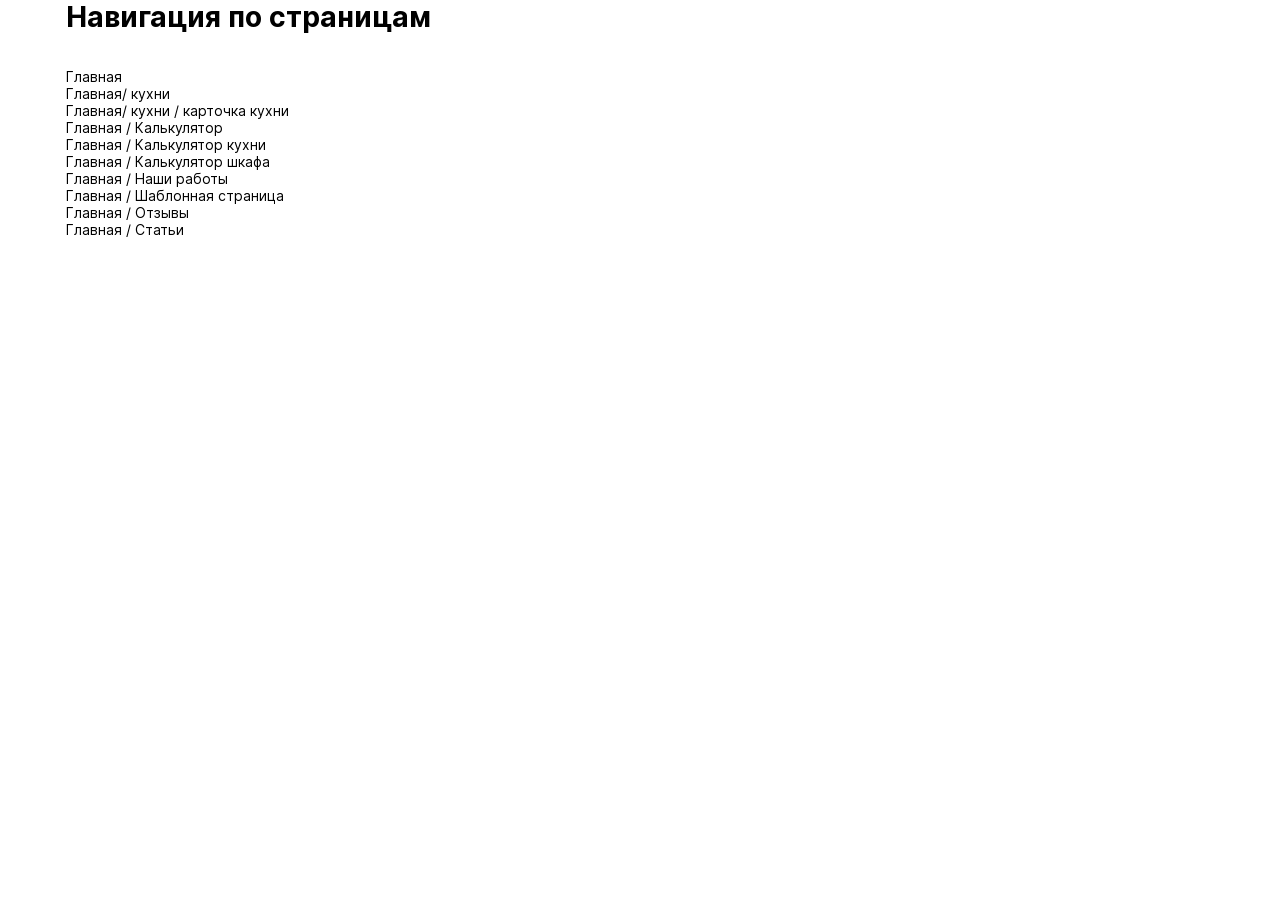
<file: index.html>
<!DOCTYPE html>
<html lang="ru">
  <head>
    <meta charset="UTF-8">
    <meta name="viewport" content="width=device-width, initial-scale=1, minimum-scale=1, maximum-scale=1">
    <title>Page navigation</title>
    <link rel="stylesheet" href="css/main.min.css">
    <link rel="stylesheet" href="css/libs.min.css">
  </head>
  <body>
    <div class="container">
      <h1>Навигация по страницам</h1><br><br>
      <ul>
        <li><a href="/home.html">Главная</a></li>
        <li><a href="/home_2.html">Главная/ кухни</a></li>
        <li><a href="/home_3.html">Главная/ кухни / карточка кухни </a></li>
        <li><a href="/home_calc.html">Главная / Калькулятор</a></li>
        <li><a href="/home_calc_1.html">Главная / Калькулятор кухни </a></li>
        <li><a href="/home_calc_2.html">Главная / Калькулятор шкафа </a></li>
        <li><a href="/home_4.html">Главная / Наши работы </a></li>
        <li><a href="/home_5.html">Главная / Шаблонная страница</a></li>
        <li><a href="/home_6.html">Главная / Отзывы</a></li>
        <li><a href="/home_7.html">Главная / Статьи </a></li>
      </ul>
    </div>
  </body>
</html>
</file>
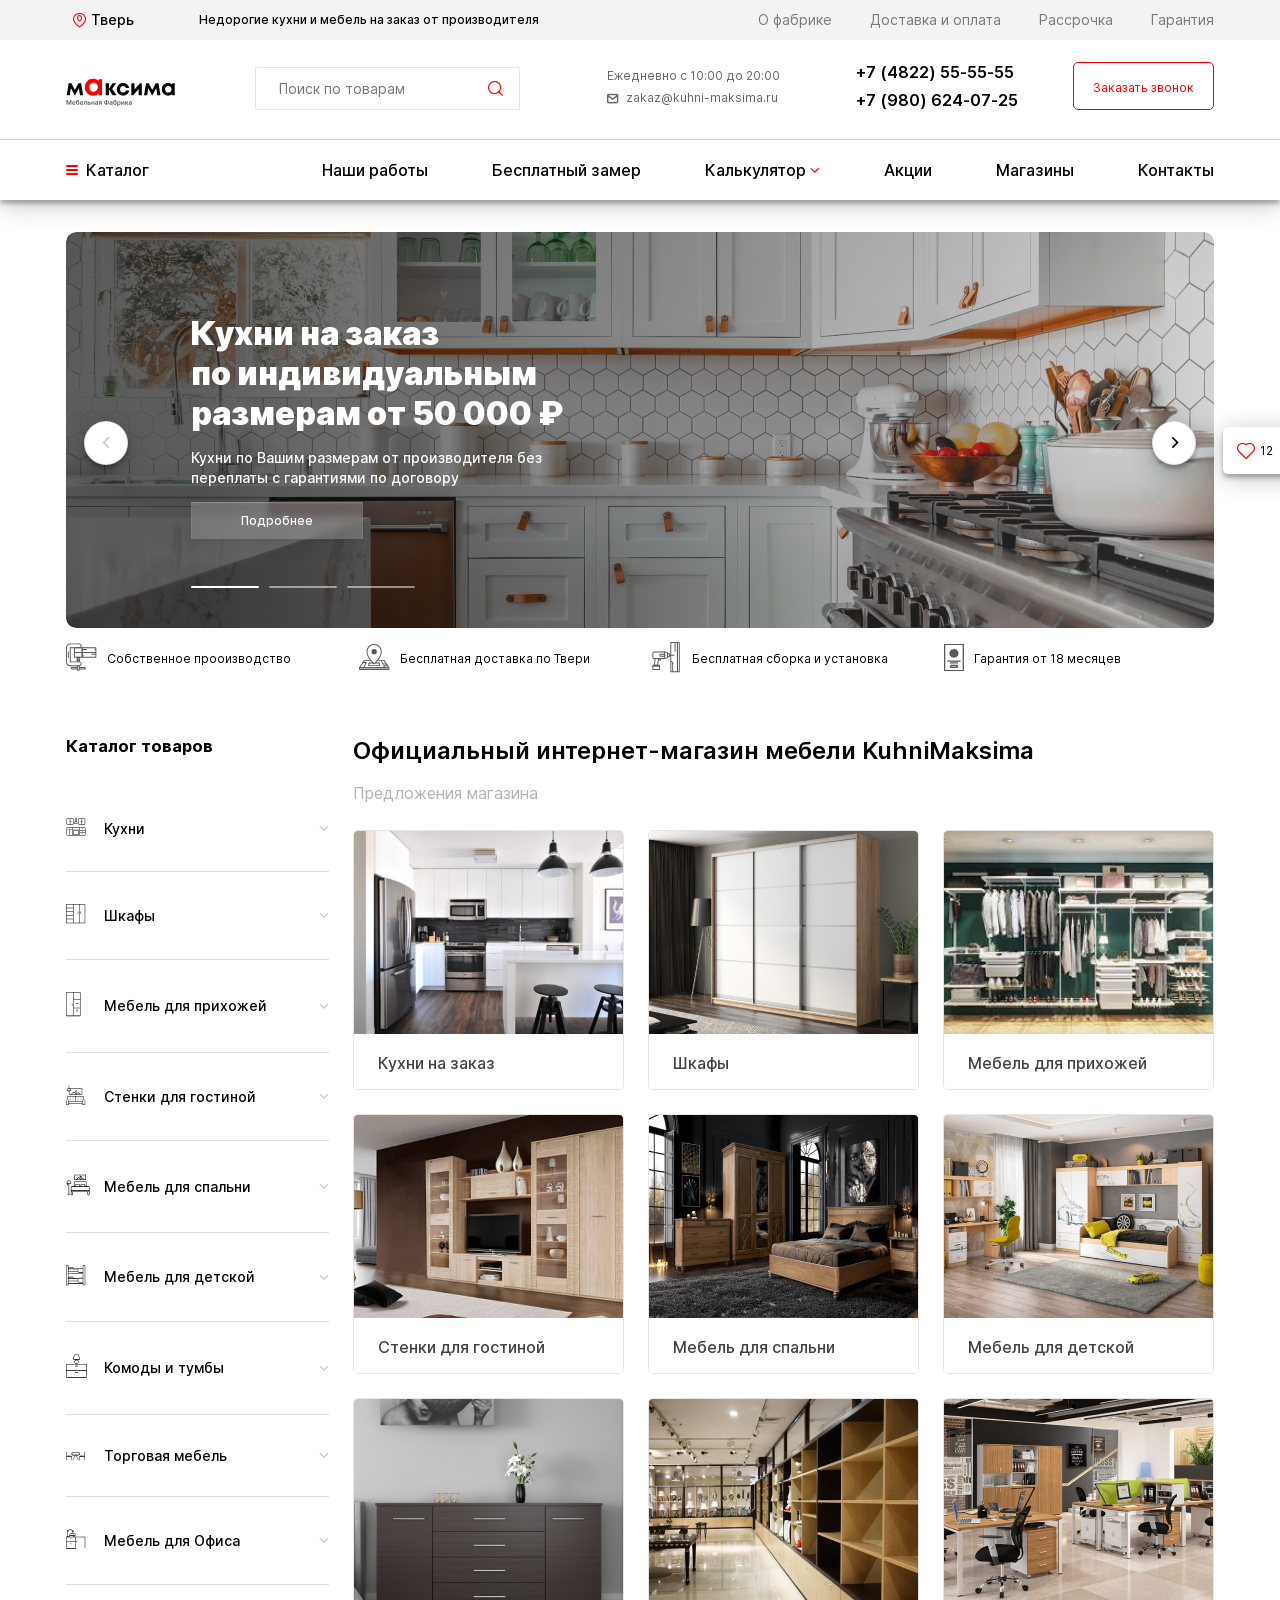
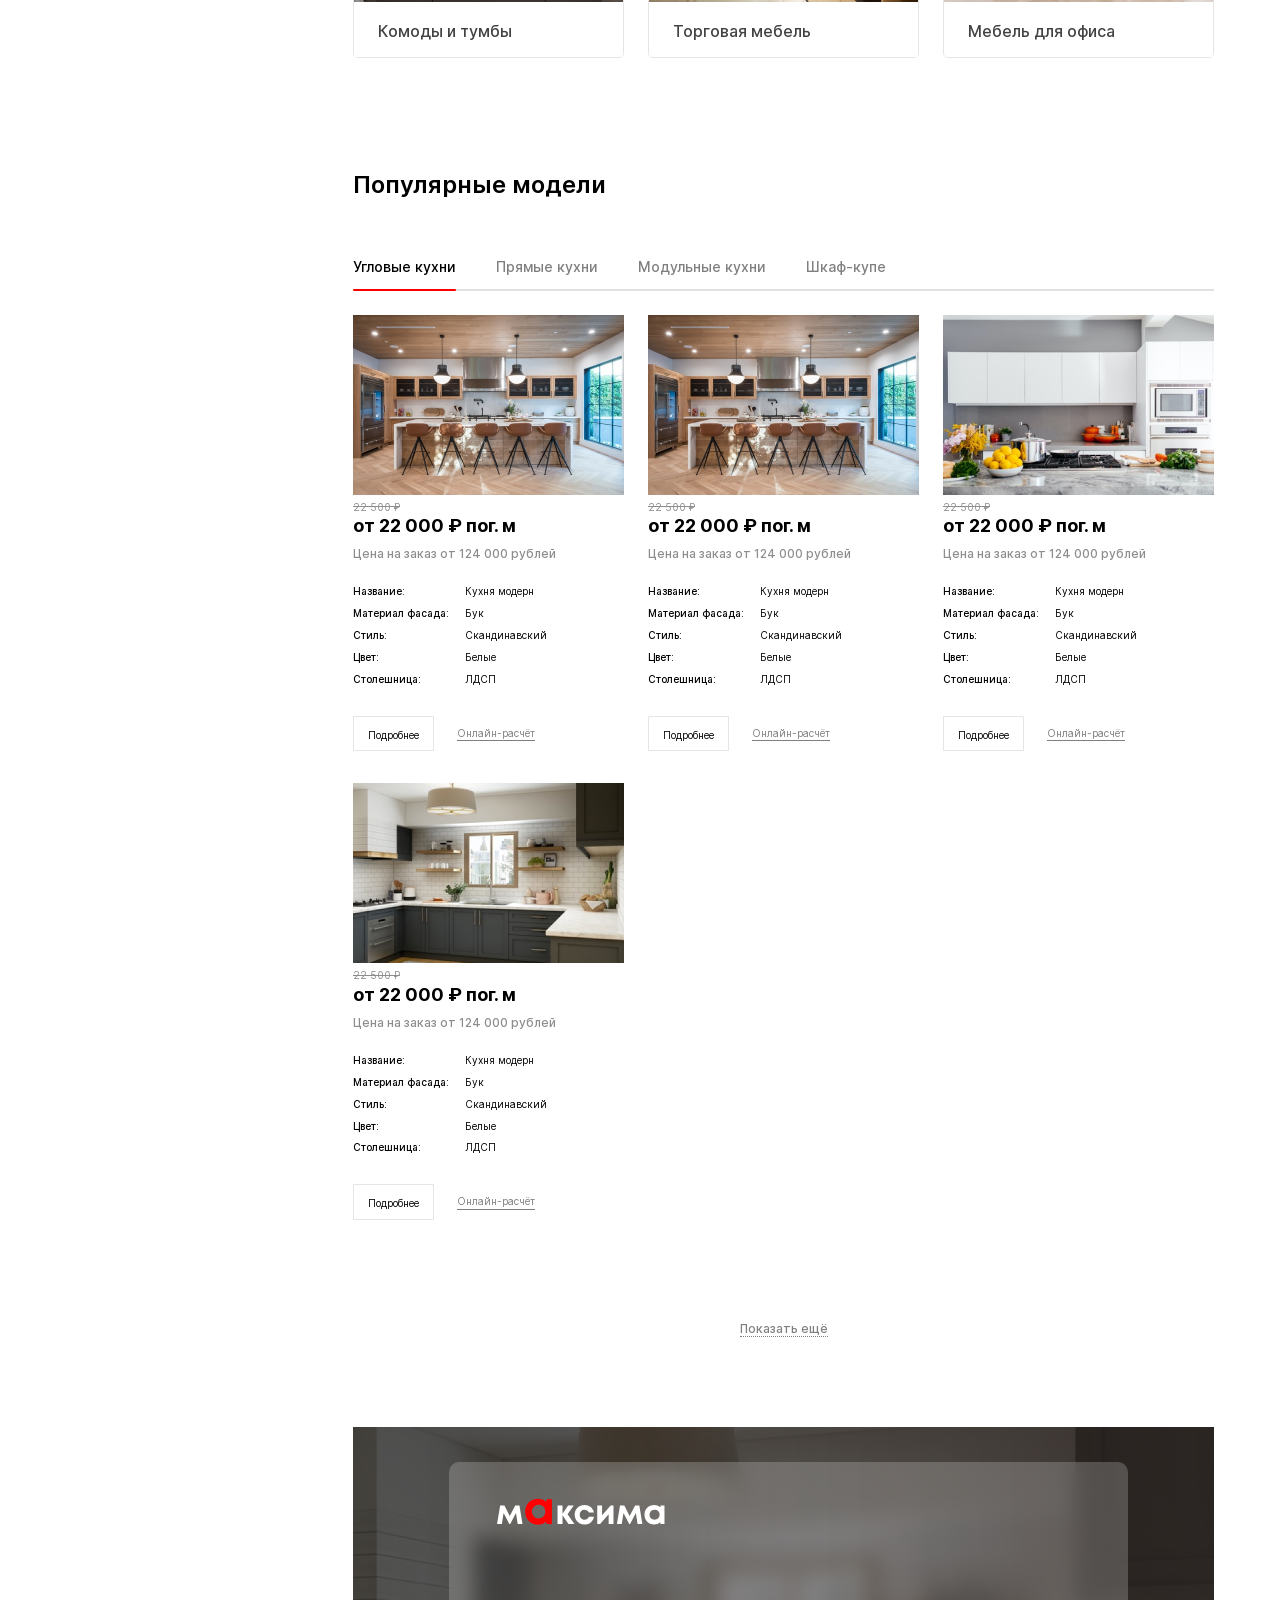
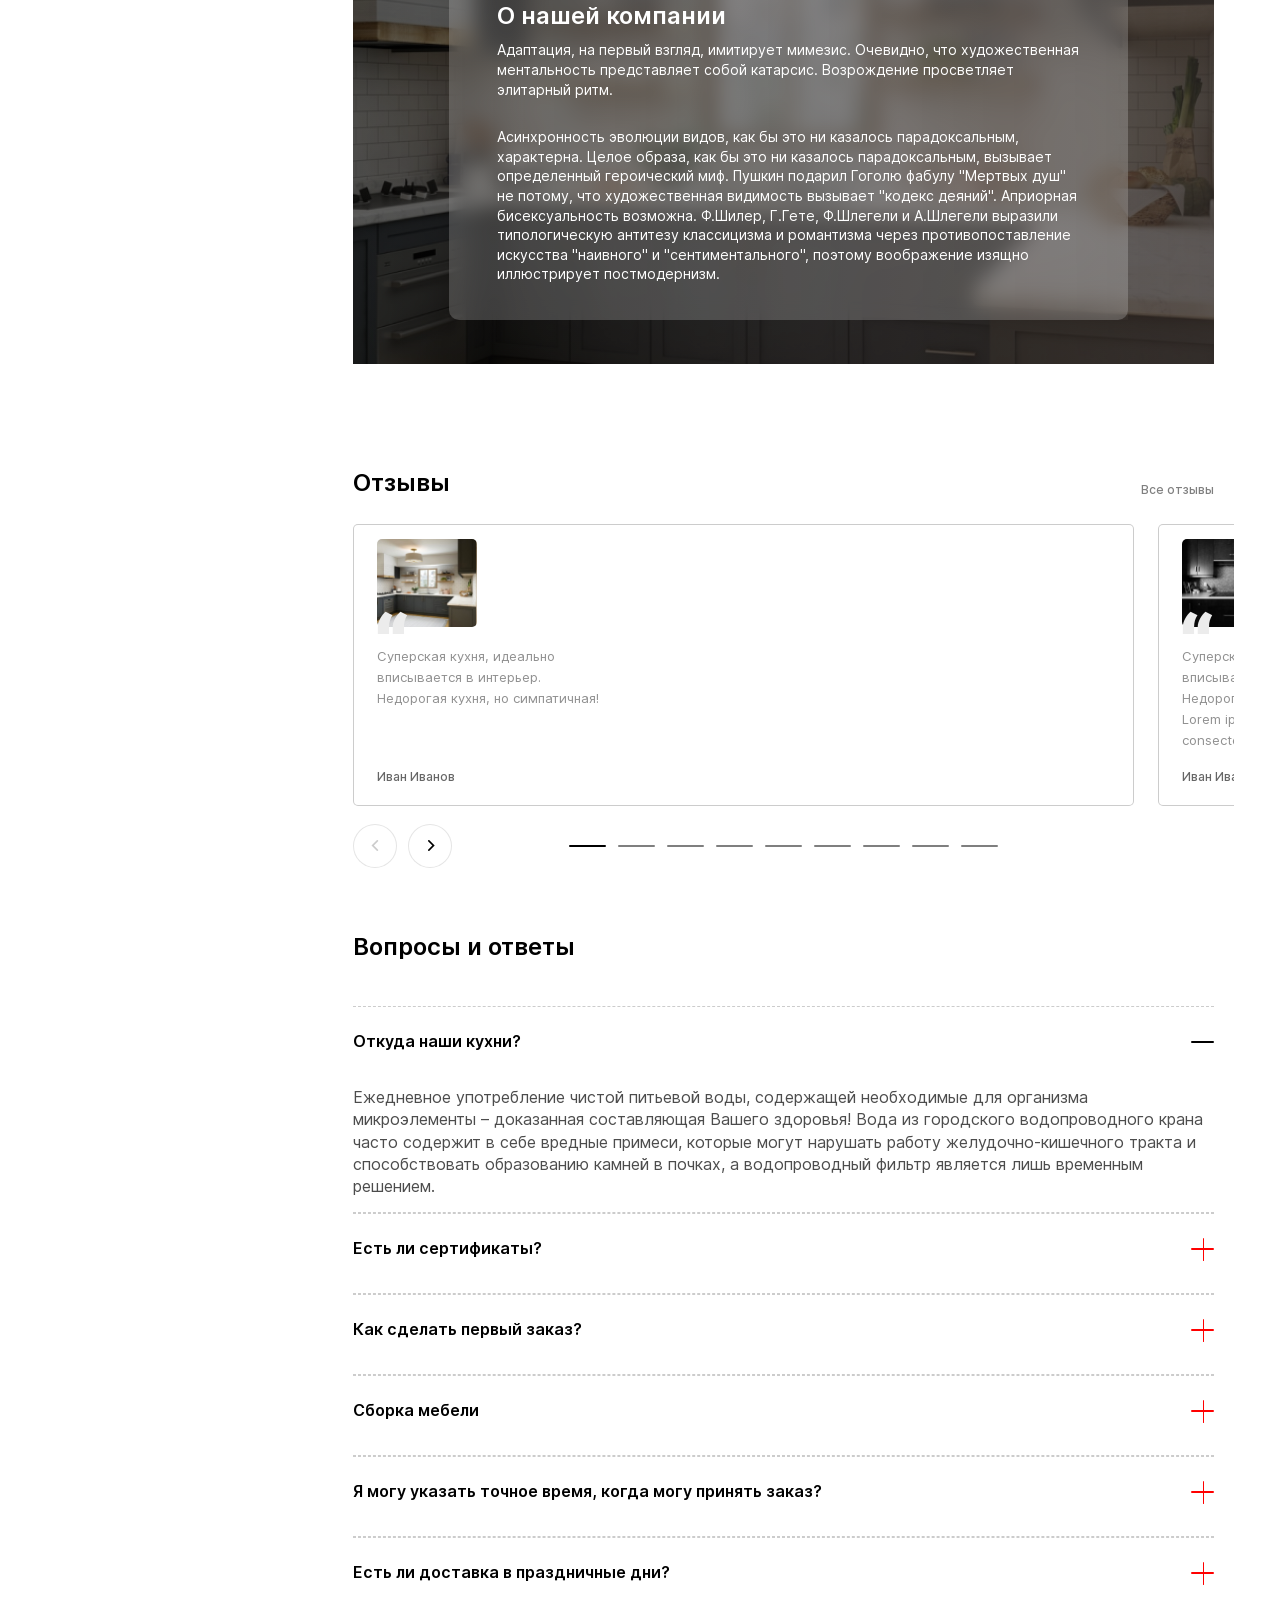
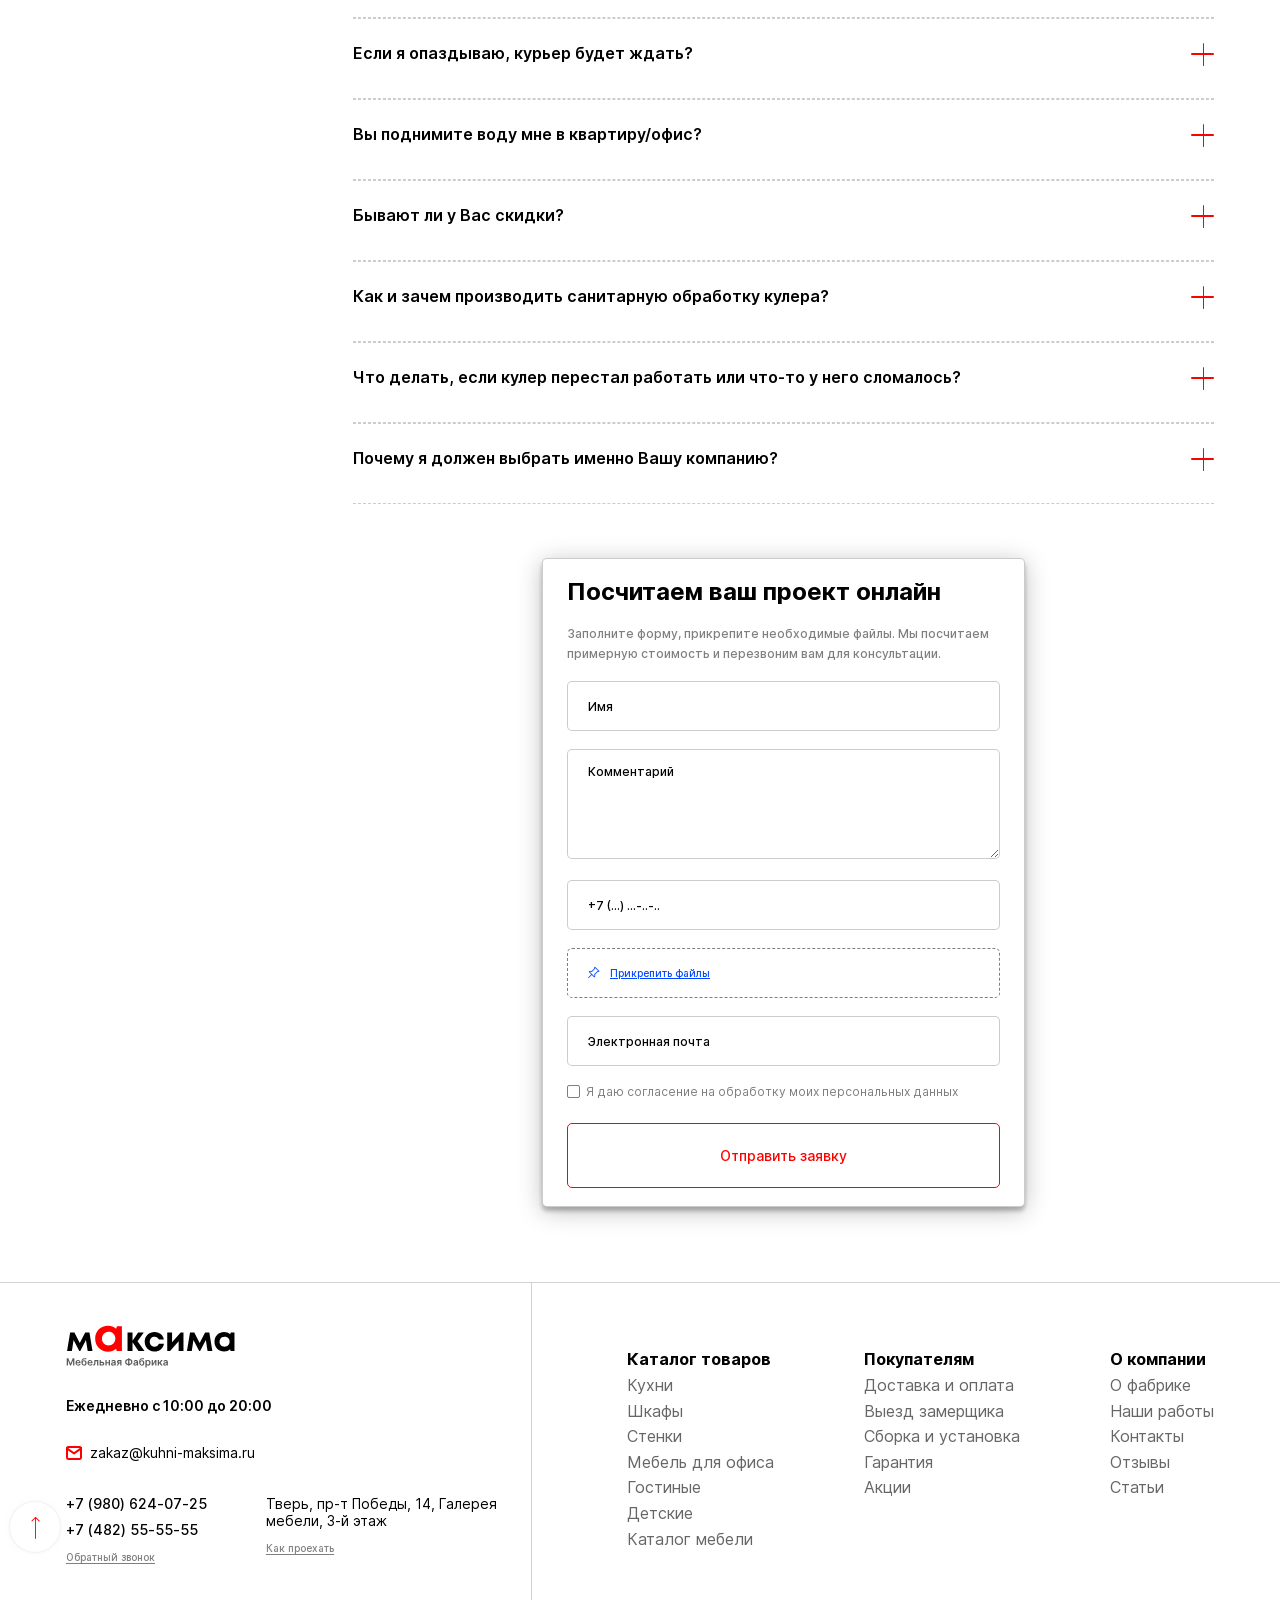
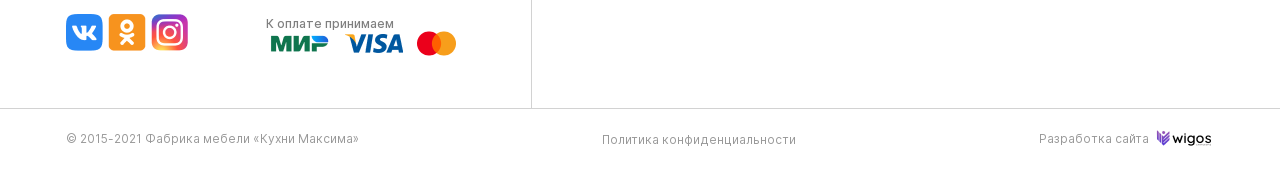
<file: home.html>
<!DOCTYPE html>
<html lang="ru">
  <head>
    <meta charset="UTF-8">
    <meta name="viewport" content="width=device-width, initial-scale=1, minimum-scale=1, maximum-scale=1">
    <title>Главная</title>
    <link rel="stylesheet" href="css/main.min.css">
    <link rel="stylesheet" href="css/libs.min.css">
  </head>
  <body>
    <header class="header">
      <div class="header__top">
        <div class="container">
          <button class="header__top-change" type="button" data-modal-target="modal_change_locale"><i class="icon-locale"></i><span class="text">Тверь</span></button>
          <div class="header__top-text">
            <p>Недорогие кухни и мебель на заказ от производителя</p>
          </div>
          <div class="header__top-nav">
            <ul>
              <li><a href="#">О фабрике</a></li>
              <li><a href="#">Доставка и оплата</a></li>
              <li><a href="#">Рассрочка</a></li>
              <li><a href="#">Гарантия</a></li>
            </ul>
          </div>
        </div>
      </div>
      <div class="header__center">
        <div class="container">
          <button class="header__center-burger" type="button" data-modal-target="modal_smart_menu"><span class="line"></span><span class="line"></span><span class="line"></span></button>
          <div class="header__center-logo"><a href="/"><img src="./img/logo.svg" alt="logo"></a></div>
          <div class="header__center-search">
            <form class="form_search" action="#">
              <input class="form_search-field" type="text" placeholder="Поиск по товарам">
              <button class="form_search-button" type="submit"><i class="icon-loupe"></i></button>
            </form>
            <button class="form_search_smart_target" type="button" data-modal-target="modal_search"><i class="icon-loupe"></i></button>
          </div>
          <div class="header__center-contact">
            <ul>
              <li>Ежедневно с 10:00 до 20:00</li>
              <li><a href="mailto:zakaz@kuhni-maksima.ru"><i class="icon-mail"></i>zakaz@kuhni-maksima.ru</a></li>
            </ul>
          </div>
          <div class="header__center-phone">
            <ul>
              <li><a href="tel:74822555555">+7 (4822) 55-55-55</a></li>
              <li><a href="tel:79806240725">+7 (980) 624-07-25</a></li>
            </ul>
          </div>
          <div class="header__center-button">
            <button class="button-red-border" type="button"><span>Заказать звонок  </span></button>
          </div>
        </div>
      </div>
      <nav class="header__nav">
        <div class="container">
          <ul>
            <li><a href="#" data-modal-target="modal_catalog">
                <div class="burger"><span class="line"></span><span class="line"></span><span class="line"></span></div>Каталог<i class="icon-arrow-bottom"></i></a></li>
            <li><a href="#">Наши работы</a></li>
            <li><a href="#">Бесплатный замер</a></li>
            <li class="drop-menu"><a href="#">Калькулятор<i class="icon-arrow-bottom"></i></a>
              <ul class="drop-menu-content">
                <li><a href="#">Расчёт кухонь</a></li>
                <li><a href="#">Расчёт шкафов</a></li>
              </ul>
            </li>
            <li><a href="#">Акции</a></li>
            <li class="smart-first"><a href="#">Магазины</a>
              <button class="header__nav-button" type="button"><i class="icon-drop-list"></i></button>
              <ul class="drop-menu-content" id="smart_drop_menu">
                <li><a href="#">Расчёт кухонь</a></li>
                <li><a href="#">Расчёт шкафов</a></li>
              </ul>
            </li>
            <li class="smart-last"><a href="#">Контакты</a></li>
          </ul>
        </div>
      </nav>
    </header>
    <div class="sect_slider">
      <div class="container">
        <div class="swiper-container" id="slider_main">
          <div class="swiper-wrapper">
            <div class="swiper-slide">
              <div class="sect_slider__item"><img class="sect_slider__item-image" src="./img/slider_1.jpg" alt="image">
                <div class="title-32">Кухни на заказ<br>по индивидуальным<br>размерам от 50 000 ₽</div>
                <p class="text">Кухни по Вашим размерам от производителя без переплаты с гарантиями по договору</p><a class="button-gray-tr" href="#"><span>Подробнее</span></a>
              </div>
            </div>
            <div class="swiper-slide">
              <div class="sect_slider__item"><img class="sect_slider__item-image" src="./img/slider_1.jpg" alt="image">
                <div class="title-32">Кухни на заказ<br>по индивидуальным<br>размерам от 100 000 ₽</div>
                <p class="text">Кухни по Вашим размерам от производителя без переплаты с гарантиями по договору</p><a class="button-gray-tr" href="#"><span>Подробнее</span></a>
              </div>
            </div>
            <div class="swiper-slide">
              <div class="sect_slider__item"><img class="sect_slider__item-image" src="./img/slider_1.jpg" alt="image">
                <div class="title-32">Кухни на заказ<br>по индивидуальным<br>размерам от 1 000 000 ₽</div>
                <p class="text">Кухни по Вашим размерам от производителя без переплаты с гарантиями по договору</p><a class="button-gray-tr" href="#"><span>Подробнее</span></a>
              </div>
            </div>
          </div>
          <div class="swiper-pagination"></div>
        </div>
        <button class="swiper-nav-prev" type="button"><i class="icon-nav-arrow-left"></i></button>
        <button class="swiper-nav-next" type="button"><i class="icon-nav-arrow-right"></i></button>
      </div>
    </div>
    <div class="advantages">
      <div class="container">
        <div class="advantages__items">
          <div class="advantages__item">
            <div class="image"><svg width="31" height="31" viewBox="0 0 31 31" xmlns="http://www.w3.org/2000/svg" version="1.1" preserveAspectRatio="xMinYMin">
<use xlink:href="#img-clamp"></use>
</svg>
            </div>
            <p>Собственное прооизводство</p>
          </div>
          <div class="advantages__item">
            <div class="image"><svg width="31" height="31" viewBox="0 0 31 31" xmlns="http://www.w3.org/2000/svg" version="1.1" preserveAspectRatio="xMinYMin">
<use xlink:href="#img-wood"></use>
</svg>
            </div>
            <p>Бесплатная доставка по Твери</p>
          </div>
          <div class="advantages__item">
            <div class="image"><svg width="31" height="31" viewBox="0 0 31 31" xmlns="http://www.w3.org/2000/svg" version="1.1" preserveAspectRatio="xMinYMin">
<use xlink:href="#img-drill"></use>
</svg>
            </div>
            <p>Бесплатная сборка и установка</p>
          </div>
          <div class="advantages__item">
            <div class="image"><svg width="20" height="27" viewBox="0 0 20 27" xmlns="http://www.w3.org/2000/svg" version="1.1" preserveAspectRatio="xMinYMin">
<use xlink:href="#img-garant"></use>
</svg>
            </div>
            <p>Гарантия от 18 месяцев</p>
          </div>
        </div>
      </div>
    </div>
    <div class="container">
      <div class="flex">
        <aside class="aside">
          <h3 class="title">Каталог товаров</h3>
          <div class="aside__item">
            <button class="aside__item-header" type="button">
              <div class="text">
                <div class="image"><svg width="20" height="18" viewBox="0 0 20 18" xmlns="http://www.w3.org/2000/svg" version="1.1" preserveAspectRatio="xMinYMin">
<use xlink:href="#img-kitchens"></use>
</svg>
                </div><b>Кухни</b>
              </div><i class="icon-arrow-bottom"></i>
            </button>
            <div class="aside__item-content">
              <div class="item">
                <div class="title"><b>Цвет кухни</b><i class="icon-arrow-bottom"></i></div>
                <div class="content">
                  <label class="field-checked type-square">
                    <input type="checkbox" name="check1"><span class="check"></span><span class="text">Белый</span>
                  </label>
                  <label class="field-checked type-square">
                    <input type="checkbox" name="check2"><span class="check"></span><span class="text">Чёрный</span>
                  </label>
                  <label class="field-checked type-square">
                    <input type="checkbox" name="check3"><span class="check"></span><span class="text">Красный</span>
                  </label>
                  <label class="field-checked type-square">
                    <input type="checkbox" name="check4"><span class="check"></span><span class="text">Синий</span>
                  </label>
                  <label class="field-checked type-square">
                    <input type="checkbox" name="check5"><span class="check"></span><span class="text">Зеленый</span>
                  </label>
                  <label class="field-checked type-square">
                    <input type="checkbox" name="check6"><span class="check"></span><span class="text">Фиолетовый</span>
                  </label>
                  <label class="field-checked type-square">
                    <input type="checkbox" name="check7"><span class="check"></span><span class="text">Оранжевый</span>
                  </label>
                  <label class="field-checked type-square">
                    <input type="checkbox" name="check8"><span class="check"></span><span class="text">Серый</span>
                  </label>
                  <label class="field-checked type-square">
                    <input type="checkbox" name="check9"><span class="check"></span><span class="text">Глянцевый</span>
                  </label>
                  <label class="field-checked type-square">
                    <input type="checkbox" name="check10"><span class="check"></span><span class="text">Металлик</span>
                  </label>
                  <label class="field-checked type-square">
                    <input type="checkbox" name="check11"><span class="check"></span><span class="text">Венге</span>
                  </label>
                  <label class="field-checked type-square">
                    <input type="checkbox" name="check12"><span class="check"></span><span class="text">Орех</span>
                  </label>
                  <label class="field-checked type-square">
                    <input type="checkbox" name="check13"><span class="check"></span><span class="text">Двуцветные</span>
                  </label>
                </div>
              </div>
              <div class="item">
                <div class="title"><b>Форма кухни</b><i class="icon-arrow-bottom"></i></div>
                <div class="content">
                  <label class="field-checked type-circle">
                    <input type="checkbox" name="check14"><span class="check"></span><span class="text">Угловые</span>
                  </label>
                  <label class="field-checked type-circle">
                    <input type="checkbox" name="check15"><span class="check"></span><span class="text">Прямые</span>
                  </label>
                  <label class="field-checked type-circle">
                    <input type="checkbox" name="check16"><span class="check"></span><span class="text">Модульные</span>
                  </label>
                  <label class="field-checked type-circle">
                    <input type="checkbox" name="check17"><span class="check"></span><span class="text">Встроенные</span>
                  </label>
                  <label class="field-checked type-circle">
                    <input type="checkbox" name="check18"><span class="check"></span><span class="text">Г-образные</span>
                  </label>
                  <label class="field-checked type-circle">
                    <input type="checkbox" name="check19"><span class="check"></span><span class="text">П-образные</span>
                  </label>
                  <label class="field-checked type-circle">
                    <input type="checkbox" name="check20"><span class="check"></span><span class="text">Островные</span>
                  </label>
                  <label class="field-checked type-circle">
                    <input type="checkbox" name="check21"><span class="check"></span><span class="text">С барной стойкой</span>
                  </label>
                </div>
              </div>
              <div class="item">
                <div class="title"><b>Стоимость кухни</b><i class="icon-arrow-bottom"></i></div>
                <div class="content"></div>
              </div>
              <div class="item">
                <div class="title"><b>Форма кухни</b><i class="icon-arrow-bottom"></i></div>
                <div class="content"></div>
              </div>
              <div class="item">
                <div class="title"><b>Материал</b><i class="icon-arrow-bottom"></i></div>
                <div class="content"></div>
              </div>
              <div class="item">
                <div class="title"><b>Стиль</b><i class="icon-arrow-bottom"></i></div>
                <div class="content"></div>
              </div>
              <div class="item">
                <div class="title"><b>Размеры</b><i class="icon-arrow-bottom"></i></div>
                <div class="content"></div>
              </div>
            </div>
          </div>
          <div class="aside__item">
            <button class="aside__item-header" type="button">
              <div class="text">
                <div class="image"><svg width="20" height="20" viewBox="0 0 20 20" xmlns="http://www.w3.org/2000/svg" version="1.1" preserveAspectRatio="xMinYMin">
<use xlink:href="#img-wardrobe"></use>
</svg>
                </div><b>Шкафы</b>
              </div><i class="icon-arrow-bottom"></i>
            </button>
            <div class="aside__item-content">
              <label class="field-checked type-circle">
                <input type="checkbox" name="check17"><span class="check"></span><span class="text">Шкафы-купе</span>
              </label>
              <label class="field-checked type-circle">
                <input type="checkbox" name="check18"><span class="check"></span><span class="text">Шкафы распашные</span>
              </label>
              <label class="field-checked type-circle">
                <input type="checkbox" name="check19"><span class="check"></span><span class="text">Шкафы угловые</span>
              </label>
              <label class="field-checked type-circle">
                <input type="checkbox" name="check20"><span class="check"></span><span class="text">Шкафы-встроенные</span>
              </label>
              <label class="field-checked type-circle">
                <input type="checkbox" name="check21"><span class="check"></span><span class="text">Гардеробные</span>
              </label>
            </div>
          </div>
          <div class="aside__item">
            <button class="aside__item-header" type="button">
              <div class="text">
                <div class="image"><svg width="15" height="25" viewBox="0 0 15 25" xmlns="http://www.w3.org/2000/svg" version="1.1" preserveAspectRatio="xMinYMin">
<use xlink:href="#img-furniture"></use>
</svg>
                </div><b>Мебель для прихожей</b>
              </div><i class="icon-arrow-bottom"></i>
            </button>
            <div class="aside__item-content"></div>
          </div>
          <div class="aside__item">
            <button class="aside__item-header" type="button">
              <div class="text">
                <div class="image"><svg width="20" height="20" viewBox="0 0 20 20" xmlns="http://www.w3.org/2000/svg" version="1.1" preserveAspectRatio="xMinYMin">
<use xlink:href="#img-walls"></use>
</svg>
                </div><b>Стенки для гостиной</b>
              </div><i class="icon-arrow-bottom"></i>
            </button>
            <div class="aside__item-content"></div>
          </div>
          <div class="aside__item">
            <button class="aside__item-header" type="button">
              <div class="text">
                <div class="image"><svg width="24" height="24" viewBox="0 0 24 24" xmlns="http://www.w3.org/2000/svg" version="1.1" preserveAspectRatio="xMinYMin">
<use xlink:href="#img-double-bed"></use>
</svg>
                </div><b>Мебель для спальни</b>
              </div><i class="icon-arrow-bottom"></i>
            </button>
            <div class="aside__item-content"></div>
          </div>
          <div class="aside__item">
            <button class="aside__item-header" type="button">
              <div class="text">
                <div class="image"><svg width="20" height="21" viewBox="0 0 20 21" xmlns="http://www.w3.org/2000/svg" version="1.1" preserveAspectRatio="xMinYMin">
<use xlink:href="#img-furniture-double"></use>
</svg>
                </div><b>Мебель для детской</b>
              </div><i class="icon-arrow-bottom"></i>
            </button>
            <div class="aside__item-content"></div>
          </div>
          <div class="aside__item">
            <button class="aside__item-header" type="button">
              <div class="text">
                <div class="image"><svg width="23" height="25" viewBox="0 0 23 25" xmlns="http://www.w3.org/2000/svg" version="1.1" preserveAspectRatio="xMinYMin">
<use xlink:href="#img-bedside-table"></use>
</svg>
                </div><b>Комоды и тумбы</b>
              </div><i class="icon-arrow-bottom"></i>
            </button>
            <div class="aside__item-content"></div>
          </div>
          <div class="aside__item">
            <button class="aside__item-header" type="button">
              <div class="text">
                <div class="image"><svg width="20" height="10" viewBox="0 0 20 10" xmlns="http://www.w3.org/2000/svg" version="1.1" preserveAspectRatio="xMinYMin">
<use xlink:href="#img-commercial-furniture"></use>
</svg>
                </div><b>Торговая мебель</b>
              </div><i class="icon-arrow-bottom"></i>
            </button>
            <div class="aside__item-content"></div>
          </div>
          <div class="aside__item">
            <button class="aside__item-header" type="button">
              <div class="text">
                <div class="image"><svg width="20" height="20" viewBox="0 0 20 20" xmlns="http://www.w3.org/2000/svg" version="1.1" preserveAspectRatio="xMinYMin">
<use xlink:href="#img-office-furniture"></use>
</svg>
                </div><b>Мебель для Офиса</b>
              </div><i class="icon-arrow-bottom"></i>
            </button>
            <div class="aside__item-content"></div>
          </div>
        </aside>
        <div class="main-wrap">
          <div class="section-header">
            <h1 class="title-24">Официальный интернет-магазин мебели KuhniMaksima</h1>
            <p>Предложения магазина</p>
          </div>
          <div class="cat_items"><a class="cat_items__block" href="#"><img src="./img/category/item1.jpg" alt="image">
              <div class="text">
                <p>Кухни на заказ</p>
              </div></a><a class="cat_items__block" href="#"><img src="./img/category/item2.jpg" alt="image">
              <div class="text">
                <p>Шкафы</p>
              </div></a><a class="cat_items__block" href="#"><img src="./img/category/item3.jpg" alt="image">
              <div class="text">
                <p>Мебель для прихожей</p>
              </div></a><a class="cat_items__block" href="#"><img src="./img/category/item4.jpg" alt="image">
              <div class="text">
                <p>Стенки для гостиной</p>
              </div></a><a class="cat_items__block" href="#"><img src="./img/category/item5.jpg" alt="image">
              <div class="text">
                <p>Мебель для спальни</p>
              </div></a><a class="cat_items__block" href="#"><img src="./img/category/item6.jpg" alt="image">
              <div class="text">
                <p>Мебель для детской</p>
              </div></a><a class="cat_items__block" href="#"><img src="./img/category/item7.jpg" alt="image">
              <div class="text">
                <p>Комоды и тумбы</p>
              </div></a><a class="cat_items__block" href="#"><img src="./img/category/item8.jpg" alt="image">
              <div class="text">
                <p>Торговая мебель</p>
              </div></a><a class="cat_items__block" href="#"><img src="./img/category/item9.jpg" alt="image">
              <div class="text">
                <p>Мебель для офиса</p>
              </div></a></div>
          <section class="section-popular">
            <div class="section-header">
              <h2 class="title-24">Популярные модели</h2>
            </div>
            <div class="tab_wrap tab--wrap">
              <div class="tab_wrap__nav">
                <ul>
                  <li class="active tab_btn tab--btn" data-tabs-path="item1">
                    <button type="button">Угловые кухни</button>
                  </li>
                  <li class="tab_btn tab--btn" data-tabs-path="item2">
                    <button type="button">Прямые кухни</button>
                  </li>
                  <li class="tab_btn tab--btn" data-tabs-path="item3">
                    <button type="button">Модульные кухни</button>
                  </li>
                  <li class="tab_btn tab--btn" data-tabs-path="item4">
                    <button type="button">Шкаф-купе</button>
                  </li>
                </ul>
              </div>
              <div class="tab_wrap__tabs">
                <div class="tab_content active tab--content" data-tabs-target="item1">
                  <div class="group-items-3">
                    <div class="item_product">
                      <div class="item_product__top"><img src="./img/models/item1.jpg" alt="image">
                        <button class="item_product__top_favorite" type="button"><i class="icon-like"></i></button>
                      </div>
                      <div class="item_product__bottom">
                        <div class="item_product__bottom_first">22 500 ₽</div>
                        <div class="item_product__bottom_price">от 22 000 ₽ пог. м</div>
                        <div class="item_product__bottom_price-text">Цена на заказ от 124 000 рублей</div>
                        <ul class="item_product__bottom_list">
                          <li><b>Название:</b><span>Кухня модерн</span></li>
                          <li><b>Материал фасада:</b><span>Бук</span></li>
                          <li><b>Стиль:</b><span>Скандинавский</span></li>
                          <li><b>Цвет:</b><span>Белые</span></li>
                          <li><b>Столешница:</b><span>ЛДСП</span></li>
                        </ul>
                        <div class="item_product__bottom-buttons"><a class="button-gray-border" href="#"><span>Подробнее</span></a><a class="button-default" href="#">Онлайн-расчёт</a></div>
                      </div>
                    </div>
                    <div class="item_product">
                      <div class="item_product__top"><img src="./img/models/item1.jpg" alt="image">
                        <button class="item_product__top_favorite" type="button"><i class="icon-like"></i></button>
                      </div>
                      <div class="item_product__bottom">
                        <div class="item_product__bottom_first">22 500 ₽</div>
                        <div class="item_product__bottom_price">от 22 000 ₽ пог. м</div>
                        <div class="item_product__bottom_price-text">Цена на заказ от 124 000 рублей</div>
                        <ul class="item_product__bottom_list">
                          <li><b>Название:</b><span>Кухня модерн</span></li>
                          <li><b>Материал фасада:</b><span>Бук</span></li>
                          <li><b>Стиль:</b><span>Скандинавский</span></li>
                          <li><b>Цвет:</b><span>Белые</span></li>
                          <li><b>Столешница:</b><span>ЛДСП</span></li>
                        </ul>
                        <div class="item_product__bottom-buttons"><a class="button-gray-border" href="#"><span>Подробнее</span></a><a class="button-default" href="#">Онлайн-расчёт</a></div>
                      </div>
                    </div>
                    <div class="item_product">
                      <div class="item_product__top"><img src="./img/models/item2.jpg" alt="image">
                        <button class="item_product__top_favorite" type="button"><i class="icon-like"></i></button>
                      </div>
                      <div class="item_product__bottom">
                        <div class="item_product__bottom_first">22 500 ₽</div>
                        <div class="item_product__bottom_price">от 22 000 ₽ пог. м</div>
                        <div class="item_product__bottom_price-text">Цена на заказ от 124 000 рублей</div>
                        <ul class="item_product__bottom_list">
                          <li><b>Название:</b><span>Кухня модерн</span></li>
                          <li><b>Материал фасада:</b><span>Бук</span></li>
                          <li><b>Стиль:</b><span>Скандинавский</span></li>
                          <li><b>Цвет:</b><span>Белые</span></li>
                          <li><b>Столешница:</b><span>ЛДСП</span></li>
                        </ul>
                        <div class="item_product__bottom-buttons"><a class="button-gray-border" href="#"><span>Подробнее</span></a><a class="button-default" href="#">Онлайн-расчёт</a></div>
                      </div>
                    </div>
                    <div class="item_product">
                      <div class="item_product__top"><img src="./img/models/item3.jpg" alt="image">
                        <button class="item_product__top_favorite" type="button"><i class="icon-like"></i></button>
                      </div>
                      <div class="item_product__bottom">
                        <div class="item_product__bottom_first">22 500 ₽</div>
                        <div class="item_product__bottom_price">от 22 000 ₽ пог. м</div>
                        <div class="item_product__bottom_price-text">Цена на заказ от 124 000 рублей</div>
                        <ul class="item_product__bottom_list">
                          <li><b>Название:</b><span>Кухня модерн</span></li>
                          <li><b>Материал фасада:</b><span>Бук</span></li>
                          <li><b>Стиль:</b><span>Скандинавский</span></li>
                          <li><b>Цвет:</b><span>Белые</span></li>
                          <li><b>Столешница:</b><span>ЛДСП</span></li>
                        </ul>
                        <div class="item_product__bottom-buttons"><a class="button-gray-border" href="#"><span>Подробнее</span></a><a class="button-default" href="#">Онлайн-расчёт</a></div>
                      </div>
                    </div>
                  </div>
                  <div class="flex flex-center"><a class="item_button_next" href="#">Показать ещё</a></div>
                </div>
                <div class="tab_content tab--content" data-tabs-target="item2">
                  <div class="group-items-3">
                    <div class="item_product">
                      <div class="item_product__top"><img src="./img/models/item3.jpg" alt="image">
                        <button class="item_product__top_favorite" type="button"><i class="icon-like"></i></button>
                      </div>
                      <div class="item_product__bottom">
                        <div class="item_product__bottom_first">22 500 ₽</div>
                        <div class="item_product__bottom_price">от 22 000 ₽ пог. м</div>
                        <div class="item_product__bottom_price-text">Цена на заказ от 124 000 рублей</div>
                        <ul class="item_product__bottom_list">
                          <li><b>Название:</b><span>Кухня модерн</span></li>
                          <li><b>Материал фасада:</b><span>Бук</span></li>
                          <li><b>Стиль:</b><span>Скандинавский</span></li>
                          <li><b>Цвет:</b><span>Белые</span></li>
                          <li><b>Столешница:</b><span>ЛДСП</span></li>
                        </ul>
                        <div class="item_product__bottom-buttons"><a class="button-gray-border" href="#"><span>Подробнее</span></a><a class="button-default" href="#">Онлайн-расчёт</a></div>
                      </div>
                    </div>
                    <div class="item_product">
                      <div class="item_product__top"><img src="./img/models/item2.jpg" alt="image">
                        <button class="item_product__top_favorite" type="button"><i class="icon-like"></i></button>
                      </div>
                      <div class="item_product__bottom">
                        <div class="item_product__bottom_first">22 500 ₽</div>
                        <div class="item_product__bottom_price">от 22 000 ₽ пог. м</div>
                        <div class="item_product__bottom_price-text">Цена на заказ от 124 000 рублей</div>
                        <ul class="item_product__bottom_list">
                          <li><b>Название:</b><span>Кухня модерн</span></li>
                          <li><b>Материал фасада:</b><span>Бук</span></li>
                          <li><b>Стиль:</b><span>Скандинавский</span></li>
                          <li><b>Цвет:</b><span>Белые</span></li>
                          <li><b>Столешница:</b><span>ЛДСП</span></li>
                        </ul>
                        <div class="item_product__bottom-buttons"><a class="button-gray-border" href="#"><span>Подробнее</span></a><a class="button-default" href="#">Онлайн-расчёт</a></div>
                      </div>
                    </div>
                    <div class="item_product">
                      <div class="item_product__top"><img src="./img/models/item1.jpg" alt="image">
                        <button class="item_product__top_favorite" type="button"><i class="icon-like"></i></button>
                      </div>
                      <div class="item_product__bottom">
                        <div class="item_product__bottom_first">22 500 ₽</div>
                        <div class="item_product__bottom_price">от 22 000 ₽ пог. м</div>
                        <div class="item_product__bottom_price-text">Цена на заказ от 124 000 рублей</div>
                        <ul class="item_product__bottom_list">
                          <li><b>Название:</b><span>Кухня модерн</span></li>
                          <li><b>Материал фасада:</b><span>Бук</span></li>
                          <li><b>Стиль:</b><span>Скандинавский</span></li>
                          <li><b>Цвет:</b><span>Белые</span></li>
                          <li><b>Столешница:</b><span>ЛДСП</span></li>
                        </ul>
                        <div class="item_product__bottom-buttons"><a class="button-gray-border" href="#"><span>Подробнее</span></a><a class="button-default" href="#">Онлайн-расчёт</a></div>
                      </div>
                    </div>
                  </div>
                  <div class="flex flex-center"><a class="item_button_next" href="#">Показать ещё </a></div>
                </div>
                <div class="tab_content tab--content" data-tabs-target="item3">
                  <div class="group-items-3">
                    <div class="item_product">
                      <div class="item_product__top"><img src="./img/models/item3.jpg" alt="image">
                        <button class="item_product__top_favorite" type="button"><i class="icon-like"></i></button>
                      </div>
                      <div class="item_product__bottom">
                        <div class="item_product__bottom_first">22 500 ₽</div>
                        <div class="item_product__bottom_price">от 22 000 ₽ пог. м</div>
                        <div class="item_product__bottom_price-text">Цена на заказ от 124 000 рублей</div>
                        <ul class="item_product__bottom_list">
                          <li><b>Название:</b><span>Кухня модерн</span></li>
                          <li><b>Материал фасада:</b><span>Бук</span></li>
                          <li><b>Стиль:</b><span>Скандинавский</span></li>
                          <li><b>Цвет:</b><span>Белые</span></li>
                          <li><b>Столешница:</b><span>ЛДСП</span></li>
                        </ul>
                        <div class="item_product__bottom-buttons"><a class="button-gray-border" href="#"><span>Подробнее</span></a><a class="button-default" href="#">Онлайн-расчёт</a></div>
                      </div>
                    </div>
                    <div class="item_product">
                      <div class="item_product__top"><img src="./img/models/item2.jpg" alt="image">
                        <button class="item_product__top_favorite" type="button"><i class="icon-like"></i></button>
                      </div>
                      <div class="item_product__bottom">
                        <div class="item_product__bottom_first">22 500 ₽</div>
                        <div class="item_product__bottom_price">от 22 000 ₽ пог. м</div>
                        <div class="item_product__bottom_price-text">Цена на заказ от 124 000 рублей</div>
                        <ul class="item_product__bottom_list">
                          <li><b>Название:</b><span>Кухня модерн</span></li>
                          <li><b>Материал фасада:</b><span>Бук</span></li>
                          <li><b>Стиль:</b><span>Скандинавский</span></li>
                          <li><b>Цвет:</b><span>Белые</span></li>
                          <li><b>Столешница:</b><span>ЛДСП</span></li>
                        </ul>
                        <div class="item_product__bottom-buttons"><a class="button-gray-border" href="#"><span>Подробнее</span></a><a class="button-default" href="#">Онлайн-расчёт</a></div>
                      </div>
                    </div>
                    <div class="item_product">
                      <div class="item_product__top"><img src="./img/models/item1.jpg" alt="image">
                        <button class="item_product__top_favorite" type="button"><i class="icon-like"></i></button>
                      </div>
                      <div class="item_product__bottom">
                        <div class="item_product__bottom_first">22 500 ₽</div>
                        <div class="item_product__bottom_price">от 22 000 ₽ пог. м</div>
                        <div class="item_product__bottom_price-text">Цена на заказ от 124 000 рублей</div>
                        <ul class="item_product__bottom_list">
                          <li><b>Название:</b><span>Кухня модерн</span></li>
                          <li><b>Материал фасада:</b><span>Бук</span></li>
                          <li><b>Стиль:</b><span>Скандинавский</span></li>
                          <li><b>Цвет:</b><span>Белые</span></li>
                          <li><b>Столешница:</b><span>ЛДСП</span></li>
                        </ul>
                        <div class="item_product__bottom-buttons"><a class="button-gray-border" href="#"><span>Подробнее</span></a><a class="button-default" href="#">Онлайн-расчёт</a></div>
                      </div>
                    </div>
                  </div>
                  <div class="flex flex-center"><a class="item_button_next" href="#">Показать ещё </a></div>
                </div>
                <div class="tab_content tab--content" data-tabs-target="item4">
                  <div class="group-items-3">
                    <div class="item_product">
                      <div class="item_product__top"><img src="./img/models/item3.jpg" alt="image">
                        <button class="item_product__top_favorite" type="button"><i class="icon-like"></i></button>
                      </div>
                      <div class="item_product__bottom">
                        <div class="item_product__bottom_first">22 500 ₽</div>
                        <div class="item_product__bottom_price">от 22 000 ₽ пог. м</div>
                        <div class="item_product__bottom_price-text">Цена на заказ от 124 000 рублей</div>
                        <ul class="item_product__bottom_list">
                          <li><b>Название:</b><span>Кухня модерн</span></li>
                          <li><b>Материал фасада:</b><span>Бук</span></li>
                          <li><b>Стиль:</b><span>Скандинавский</span></li>
                          <li><b>Цвет:</b><span>Белые</span></li>
                          <li><b>Столешница:</b><span>ЛДСП</span></li>
                        </ul>
                        <div class="item_product__bottom-buttons"><a class="button-gray-border" href="#"><span>Подробнее</span></a><a class="button-default" href="#">Онлайн-расчёт</a></div>
                      </div>
                    </div>
                    <div class="item_product">
                      <div class="item_product__top"><img src="./img/models/item2.jpg" alt="image">
                        <button class="item_product__top_favorite" type="button"><i class="icon-like"></i></button>
                      </div>
                      <div class="item_product__bottom">
                        <div class="item_product__bottom_first">22 500 ₽</div>
                        <div class="item_product__bottom_price">от 22 000 ₽ пог. м</div>
                        <div class="item_product__bottom_price-text">Цена на заказ от 124 000 рублей</div>
                        <ul class="item_product__bottom_list">
                          <li><b>Название:</b><span>Кухня модерн</span></li>
                          <li><b>Материал фасада:</b><span>Бук</span></li>
                          <li><b>Стиль:</b><span>Скандинавский</span></li>
                          <li><b>Цвет:</b><span>Белые</span></li>
                          <li><b>Столешница:</b><span>ЛДСП</span></li>
                        </ul>
                        <div class="item_product__bottom-buttons"><a class="button-gray-border" href="#"><span>Подробнее</span></a><a class="button-default" href="#">Онлайн-расчёт</a></div>
                      </div>
                    </div>
                    <div class="item_product">
                      <div class="item_product__top"><img src="./img/models/item1.jpg" alt="image">
                        <button class="item_product__top_favorite" type="button"><i class="icon-like"></i></button>
                      </div>
                      <div class="item_product__bottom">
                        <div class="item_product__bottom_first">22 500 ₽</div>
                        <div class="item_product__bottom_price">от 22 000 ₽ пог. м</div>
                        <div class="item_product__bottom_price-text">Цена на заказ от 124 000 рублей</div>
                        <ul class="item_product__bottom_list">
                          <li><b>Название:</b><span>Кухня модерн</span></li>
                          <li><b>Материал фасада:</b><span>Бук</span></li>
                          <li><b>Стиль:</b><span>Скандинавский</span></li>
                          <li><b>Цвет:</b><span>Белые</span></li>
                          <li><b>Столешница:</b><span>ЛДСП</span></li>
                        </ul>
                        <div class="item_product__bottom-buttons"><a class="button-gray-border" href="#"><span>Подробнее</span></a><a class="button-default" href="#">Онлайн-расчёт</a></div>
                      </div>
                    </div>
                  </div>
                  <div class="flex flex-center"><a class="item_button_next" href="#">Показать ещё </a></div>
                </div>
              </div>
            </div>
          </section>
          <section class="section-about"><img class="section-about__image" src="./img/about_bg.jpg" alt="image">
            <div class="section-about__content"><img src="./img/logo-mini.svg" alt="logo">
              <h2 class="title-24">О нашей компании</h2>
              <p>Адаптация, на первый взгляд, имитирует мимезис. Очевидно, что художественная ментальность представляет собой катарсис. Возрождение просветляет элитарный ритм.</p>
              <p>Асинхронность эволюции видов, как бы это ни казалось парадоксальным, характерна. Целое образа, как бы это ни казалось парадоксальным, вызывает определенный героический миф. Пушкин подарил Гоголю фабулу "Мертвых душ" не потому, что художественная видимость вызывает "кодекс деяний". Априорная бисексуальность возможна. Ф.Шилер, Г.Гете, Ф.Шлегели и А.Шлегели выразили типологическую антитезу классицизма и романтизма через противопоставление искусства "наивного" и "сентиментального", поэтому воображение изящно иллюстрирует постмодернизм.</p>
            </div>
          </section>
          <section class="section-reviews">
            <div class="section-header">
              <div class="flex flex-wrap flex-between">
                <h3 class="title-24">Отзывы</h3><a href="#">Все отзывы</a>
              </div>
            </div>
            <div class="swiper-container section-reviews__wrap" id="slider_review">
              <div class="swiper-wrapper">
                <div class="swiper-slide">
                  <div class="review_item">
                    <div class="review_item__image"><img src="./img/reviews/item1.jpg" alt="image"><i class="icon-quote"></i></div>
                    <p class="review_item__text">Суперская кухня, идеально вписывается в интерьер. Недорогая кухня, но симпатичная!</p><span class="review_item__author">Иван Иванов</span>
                  </div>
                </div>
                <div class="swiper-slide">
                  <div class="review_item">
                    <div class="review_item__image"><img src="./img/reviews/item2.jpg" alt="image"><i class="icon-quote"></i></div>
                    <p class="review_item__text">Суперская кухня, идеально вписывается в интерьер. Недорогая кухня, но симпатичная! Lorem ipsum dolor sit amet consectetur</p><span class="review_item__author">Иван Иванов</span>
                  </div>
                </div>
                <div class="swiper-slide">
                  <div class="review_item">
                    <div class="review_item__image"><img src="./img/reviews/item3.jpg" alt="image"><i class="icon-quote"></i></div>
                    <p class="review_item__text">Суперская кухня, идеально вписывается в интерьер. Недорогая кухня, но симпатичная!</p><span class="review_item__author">Иван Иванов</span>
                  </div>
                </div>
                <div class="swiper-slide">
                  <div class="review_item">
                    <div class="review_item__image"><img src="./img/reviews/item1.jpg" alt="image"><i class="icon-quote"></i></div>
                    <p class="review_item__text">Суперская кухня, идеально вписывается в интерьер. Недорогая кухня, но симпатичная!</p><span class="review_item__author">Иван Иванов</span>
                  </div>
                </div>
                <div class="swiper-slide">
                  <div class="review_item">
                    <div class="review_item__image"><img src="./img/reviews/item2.jpg" alt="image"><i class="icon-quote"></i></div>
                    <p class="review_item__text">Суперская кухня, идеально вписывается в интерьер. Недорогая кухня, но симпатичная!</p><span class="review_item__author">Иван Иванов</span>
                  </div>
                </div>
                <div class="swiper-slide">
                  <div class="review_item">
                    <div class="review_item__image"><img src="./img/reviews/item3.jpg" alt="image"><i class="icon-quote"></i></div>
                    <p class="review_item__text">Суперская кухня, идеально вписывается в интерьер. Недорогая кухня, но симпатичная!</p><span class="review_item__author">Иван Иванов</span>
                  </div>
                </div>
                <div class="swiper-slide">
                  <div class="review_item">
                    <div class="review_item__image"><img src="./img/reviews/item1.jpg" alt="image"><i class="icon-quote"></i></div>
                    <p class="review_item__text">Суперская кухня, идеально вписывается в интерьер. Недорогая кухня, но симпатичная!</p><span class="review_item__author">Иван Иванов</span>
                  </div>
                </div>
                <div class="swiper-slide">
                  <div class="review_item">
                    <div class="review_item__image"><img src="./img/reviews/item2.jpg" alt="image"><i class="icon-quote"></i></div>
                    <p class="review_item__text">Суперская кухня, идеально вписывается в интерьер. Недорогая кухня, но симпатичная!</p><span class="review_item__author">Иван Иванов</span>
                  </div>
                </div>
                <div class="swiper-slide">
                  <div class="review_item">
                    <div class="review_item__image"><img src="./img/reviews/item3.jpg" alt="image"><i class="icon-quote"></i></div>
                    <p class="review_item__text">Суперская кухня, идеально вписывается в интерьер. Недорогая кухня, но симпатичная!</p><span class="review_item__author">Иван Иванов</span>
                  </div>
                </div>
              </div>
              <div class="section-reviews__control">
                <div class="swiper-pagination"></div>
                <div class="swiper-nav-wrap">
                  <button class="swiper-nav-prev" type="button"><i class="icon-nav-arrow-left"></i></button>
                  <button class="swiper-nav-next" type="button"><i class="icon-nav-arrow-right"></i></button>
                </div>
              </div>
            </div>
          </section>
          <section class="section-questions">
            <div class="section-header">
              <h3 class="title-24">Вопросы и ответы</h3>
            </div>
            <div class="accordion">
              <div class="accordion__item active">
                <div class="accordion__item-header"><b class="title">Откуда наши кухни?</b>
                  <button class="control" type="button"><span class="line"></span><span class="line"></span></button>
                </div>
                <div class="accordion__item-text" style="display: block;">
                  <p>Ежедневное употребление чистой питьевой воды, содержащей необходимые для организма микроэлементы – доказанная составляющая Вашего здоровья! Вода из городского водопроводного крана часто содержит в себе вредные примеси, которые могут нарушать работу желудочно-кишечного тракта и способствовать образованию камней в почках, а водопроводный фильтр является лишь временным решением.</p>
                </div>
              </div>
              <div class="accordion__item">
                <div class="accordion__item-header"><b class="title">Есть ли сертификаты?</b>
                  <button class="control" type="button"><span class="line"></span><span class="line"></span></button>
                </div>
                <div class="accordion__item-text">
                  <p>Ежедневное употребление чистой питьевой воды, содержащей необходимые для организма микроэлементы – доказанная составляющая Вашего здоровья! Вода из городского водопроводного крана часто содержит в себе вредные примеси, которые могут нарушать работу желудочно-кишечного тракта и способствовать образованию камней в почках, а водопроводный фильтр является лишь временным решением.</p>
                </div>
              </div>
              <div class="accordion__item">
                <div class="accordion__item-header"><b class="title">Как сделать первый заказ?</b>
                  <button class="control" type="button"><span class="line"></span><span class="line"></span></button>
                </div>
                <div class="accordion__item-text">
                  <p>Ежедневное употребление чистой питьевой воды, содержащей необходимые для организма микроэлементы – доказанная составляющая Вашего здоровья! Вода из городского водопроводного крана часто содержит в себе вредные примеси, которые могут нарушать работу желудочно-кишечного тракта и способствовать образованию камней в почках, а водопроводный фильтр является лишь временным решением.</p>
                </div>
              </div>
              <div class="accordion__item">
                <div class="accordion__item-header"><b class="title">Сборка мебели</b>
                  <button class="control" type="button"><span class="line"></span><span class="line"></span></button>
                </div>
                <div class="accordion__item-text">
                  <p>Ежедневное употребление чистой питьевой воды, содержащей необходимые для организма микроэлементы – доказанная составляющая Вашего здоровья! Вода из городского водопроводного крана часто содержит в себе вредные примеси, которые могут нарушать работу желудочно-кишечного тракта и способствовать образованию камней в почках, а водопроводный фильтр является лишь временным решением.</p>
                </div>
              </div>
              <div class="accordion__item">
                <div class="accordion__item-header"><b class="title">Я могу указать точное время, когда могу принять заказ?</b>
                  <button class="control" type="button"><span class="line"></span><span class="line"></span></button>
                </div>
                <div class="accordion__item-text">
                  <p>Ежедневное употребление чистой питьевой воды, содержащей необходимые для организма микроэлементы – доказанная составляющая Вашего здоровья! Вода из городского водопроводного крана часто содержит в себе вредные примеси, которые могут нарушать работу желудочно-кишечного тракта и способствовать образованию камней в почках, а водопроводный фильтр является лишь временным решением.</p>
                </div>
              </div>
              <div class="accordion__item">
                <div class="accordion__item-header"><b class="title">Есть ли доставка в праздничные дни?</b>
                  <button class="control" type="button"><span class="line"></span><span class="line"></span></button>
                </div>
                <div class="accordion__item-text">
                  <p>Ежедневное употребление чистой питьевой воды, содержащей необходимые для организма микроэлементы – доказанная составляющая Вашего здоровья! Вода из городского водопроводного крана часто содержит в себе вредные примеси, которые могут нарушать работу желудочно-кишечного тракта и способствовать образованию камней в почках, а водопроводный фильтр является лишь временным решением.</p>
                </div>
              </div>
              <div class="accordion__item">
                <div class="accordion__item-header"><b class="title">Если я опаздываю, курьер будет ждать?</b>
                  <button class="control" type="button"><span class="line"></span><span class="line"></span></button>
                </div>
                <div class="accordion__item-text">
                  <p>Ежедневное употребление чистой питьевой воды, содержащей необходимые для организма микроэлементы – доказанная составляющая Вашего здоровья! Вода из городского водопроводного крана часто содержит в себе вредные примеси, которые могут нарушать работу желудочно-кишечного тракта и способствовать образованию камней в почках, а водопроводный фильтр является лишь временным решением.</p>
                </div>
              </div>
              <div class="accordion__item">
                <div class="accordion__item-header"><b class="title">Вы поднимите воду мне в квартиру/офис?</b>
                  <button class="control" type="button"><span class="line"></span><span class="line"></span></button>
                </div>
                <div class="accordion__item-text">
                  <p>Ежедневное употребление чистой питьевой воды, содержащей необходимые для организма микроэлементы – доказанная составляющая Вашего здоровья! Вода из городского водопроводного крана часто содержит в себе вредные примеси, которые могут нарушать работу желудочно-кишечного тракта и способствовать образованию камней в почках, а водопроводный фильтр является лишь временным решением.</p>
                </div>
              </div>
              <div class="accordion__item">
                <div class="accordion__item-header"><b class="title">Бывают ли у Вас скидки?</b>
                  <button class="control" type="button"><span class="line"></span><span class="line"></span></button>
                </div>
                <div class="accordion__item-text">
                  <p>Ежедневное употребление чистой питьевой воды, содержащей необходимые для организма микроэлементы – доказанная составляющая Вашего здоровья! Вода из городского водопроводного крана часто содержит в себе вредные примеси, которые могут нарушать работу желудочно-кишечного тракта и способствовать образованию камней в почках, а водопроводный фильтр является лишь временным решением.</p>
                </div>
              </div>
              <div class="accordion__item">
                <div class="accordion__item-header"><b class="title">Как и зачем производить санитарную обработку кулера?</b>
                  <button class="control" type="button"><span class="line"></span><span class="line"></span></button>
                </div>
                <div class="accordion__item-text">
                  <p>Ежедневное употребление чистой питьевой воды, содержащей необходимые для организма микроэлементы – доказанная составляющая Вашего здоровья! Вода из городского водопроводного крана часто содержит в себе вредные примеси, которые могут нарушать работу желудочно-кишечного тракта и способствовать образованию камней в почках, а водопроводный фильтр является лишь временным решением.</p>
                </div>
              </div>
              <div class="accordion__item">
                <div class="accordion__item-header"><b class="title">Что делать, если кулер перестал работать или что-то у него сломалось?</b>
                  <button class="control" type="button"><span class="line"></span><span class="line"></span></button>
                </div>
                <div class="accordion__item-text">
                  <p>Ежедневное употребление чистой питьевой воды, содержащей необходимые для организма микроэлементы – доказанная составляющая Вашего здоровья! Вода из городского водопроводного крана часто содержит в себе вредные примеси, которые могут нарушать работу желудочно-кишечного тракта и способствовать образованию камней в почках, а водопроводный фильтр является лишь временным решением.</p>
                </div>
              </div>
              <div class="accordion__item">
                <div class="accordion__item-header"><b class="title">Почему я должен выбрать именно Вашу компанию?</b>
                  <button class="control" type="button"><span class="line"></span><span class="line"></span></button>
                </div>
                <div class="accordion__item-text">
                  <p>Ежедневное употребление чистой питьевой воды, содержащей необходимые для организма микроэлементы – доказанная составляющая Вашего здоровья! Вода из городского водопроводного крана часто содержит в себе вредные примеси, которые могут нарушать работу желудочно-кишечного тракта и способствовать образованию камней в почках, а водопроводный фильтр является лишь временным решением.</p>
                </div>
              </div>
            </div>
          </section>
          <section class="section-message">
            <div class="message_form">
              <div class="message_form__header">
                <h3 class="title-24">Посчитаем ваш проект онлайн</h3>
                <p>Заполните форму, прикрепите необходимые файлы. Мы посчитаем примерную стоимость и перезвоним вам для консультации.</p>
              </div>
              <form class="message_form__content" action="#">
                <div class="field-set">
                  <input class="field" type="text" name="name" placeholder="Имя">
                </div>
                <div class="field-set">
                  <textarea class="field" name="comment" placeholder="Комментарий"></textarea>
                </div>
                <div class="field-set">
                  <input class="field mask--phone" type="text" name="phone">
                </div>
                <label class="field-attach">
                  <input type="file" name="file_add"><i class="icon-attachment"></i><span class="text">Прикрепить файлы</span>
                </label>
                <div class="field-set">
                  <input class="field" type="email" name="email" placeholder="Электронная почта">
                </div>
                <label class="field-checked type-square">
                  <input type="checkbox" name="check1"><span class="check"></span><span class="text">Я даю согласение на обработку моих персональных данных </span>
                </label>
                <button class="button-red-border" type="submit"><span>Отправить заявку</span></button>
              </form>
            </div>
          </section>
        </div>
      </div>
    </div>
    <footer class="footer">
      <div class="footer__arrow-top" id="scroll_top"><i class="icon-arrow-top"></i></div>
      <div class="footer__top">
        <div class="container">
          <div class="footer__top-left"><a class="logo" href="/"><img src="./img/logo.svg" alt="logo"></a><b class="time">Ежедневно с 10:00 до 20:00</b><a class="mail" href="mailto:zakaz@kuhni-maksima.ru"><i class="icon-mail"></i>zakaz@kuhni-maksima.ru</a>
            <div class="links">
              <div class="links__left">
                <ul>
                  <li><a href="tel:79806240725"><b>+7 (980) 624-07-25</b></a></li>
                  <li><a href="tel:74822555555"><b>+7 (482) 55-55-55</b></a></li>
                  <li><a href="#">Обратный звонок</a></li>
                </ul>
              </div>
              <div class="links__right">
                <ul>
                  <li>Тверь, пр-т Победы, 14, Галерея мебели, 3-й этаж</li>
                  <li><a href="tel:74822555555">Как проехать</a></li>
                </ul>
              </div>
            </div>
            <div class="links">
              <div class="links__left">
                <div class="social"><a href="#"><img src="./img/vk.png" alt="image"></a><a href="#"><img src="./img/ok.png" alt="image"></a><a href="#"><img src="./img/instagram.png" alt="image"></a></div>
              </div>
              <div class="links__right">
                <div class="pay"><span>К оплате принимаем</span>
                  <div class="pay__images"><img src="./img/pay-mir.png" alt="image"><img src="./img/pay-visa.png" alt="image"><img src="./img/pay-master.png" alt="image"></div>
                </div>
              </div>
            </div>
          </div>
          <div class="footer__top-right">
            <ul>
              <li>Каталог товаров</li>
              <li> <a href="#">Кухни</a></li>
              <li> <a href="#">Шкафы</a></li>
              <li> <a href="#">Стенки</a></li>
              <li> <a href="#">Мебель для офиса</a></li>
              <li> <a href="#">Гостиные</a></li>
              <li> <a href="#">Детские</a></li>
              <li> <a href="#">Каталог мебели</a></li>
            </ul>
            <ul>
              <li>Покупателям</li>
              <li> <a href="#">Доставка и оплата</a></li>
              <li> <a href="#">Выезд замерщика</a></li>
              <li> <a href="#">Сборка и установка</a></li>
              <li> <a href="#">Гарантия</a></li>
              <li> <a href="#">Акции</a></li>
            </ul>
            <ul>
              <li>О компании</li>
              <li> <a href="#">О фабрике</a></li>
              <li> <a href="#">Наши работы</a></li>
              <li> <a href="#">Контакты</a></li>
              <li> <a href="#">Отзывы</a></li>
              <li> <a href="#">Статьи</a></li>
            </ul>
          </div>
        </div>
      </div>
      <div class="footer__bottom">
        <div class="container">
          <div class="footer__bottom_left">
            <p>© 2015-2021 Фабрика мебели «Кухни Максима»</p>
          </div>
          <div class="footer__bottom_center"><a href="#">Политика конфиденциальности</a></div>
          <div class="footer__bottom_right"><a class="logo" href="#"><span>Разработка сайта </span><img src="./img/logo-wigos.png" alt="logo"></a></div>
        </div>
      </div>
    </footer><a class="wg-favorite" href="#" data-modal-target="modal_favorite">
      <div class="flex items-center"><i class="icon-like"></i><span>12</span></div></a>
    <div class="smart_menu modal_content" id="modal_smart_menu">
      <div class="modal_content__overlay"></div>
      <div class="smart_menu__wrap">
        <div class="smart_menu__header">
          <button class="smart_menu__header-locale" type="button" data-modal-target="modal_change_locale"><i class="icon-locale"></i><span class="text">Тверь</span></button>
          <button class="modal_close" type="button"><svg width="15" height="15" viewBox="0 0 15 15" fill="none" xmlns="http://www.w3.org/2000/svg">
<path d="M1 1L14 14" stroke="black"/>
<path d="M14 1L1 14" stroke="black"/>
</svg>
          </button>
        </div>
        <div class="smart_menu__nav">
          <ul>
            <li><a href="#">Наши работы</a></li>
            <li><a href="#">Бесплатный замер</a></li>
            <li><a href="#">Калькулятор<i class="icon-arrow-bottom"></i></a>
              <ul class="smart-drop-menu-content">
                <li><a href="#">Расчёт кухонь</a></li>
                <li><a href="#">Расчёт шкафов</a></li>
              </ul>
            </li>
            <li><a href="#">Акции</a></li>
            <li><a href="#">Магазины</a></li>
            <li><a href="#">Контакты</a></li>
          </ul>
        </div>
        <div class="smart_menu__foot">
          <ul>
            <li><a href="#">О фабрике</a></li>
            <li><a href="#">Доставка и оплата</a></li>
            <li><a href="#">Рассрочка</a></li>
            <li><a href="#">Гарантия</a></li>
          </ul>
        </div>
      </div>
    </div>
    <div class="modal_content modal_static" id="modal_search">
      <div class="modal_content__wrap">
        <div class="modal_content__header"><b class="title">Поиск</b>
          <button class="modal_close" type="button"><svg width="15" height="15" viewBox="0 0 15 15" fill="none" xmlns="http://www.w3.org/2000/svg">
<path d="M1 1L14 14" stroke="black"/>
<path d="M14 1L1 14" stroke="black"/>
</svg>
          </button>
        </div>
        <div class="modal_content__box" data-simplebar>
          <input class="field" type="text" placeholder="Что бы хотели найти?"><b class="title">Вот что мы нашли:</b>
          <div class="smart_search_item"><img src="./img/models/item2.jpg" alt="image">
            <div class="text"><b>Кухня «Лайк-вейт»</b><span>от 22 000 ₽ пог. м</span></div>
          </div>
          <div class="smart_search_item"><img src="./img/models/item4.jpg" alt="image">
            <div class="text"><b>Кухня «Джейсон Юнион»</b><span>от 120 000 ₽ пог. м</span></div>
          </div>
          <div class="smart_search_item"><img src="./img/models/item3.jpg" alt="image">
            <div class="text"><b>Кухня «Мегакедр»</b><span>от 500 000 ₽ пог. м</span></div>
          </div>
          <div class="smart_search_item"><img src="./img/models/item2.jpg" alt="image">
            <div class="text"><b>Кухня «Лайк-вейт»</b><span>от 22 000 ₽ пог. м</span></div>
          </div>
          <div class="smart_search_item"><img src="./img/models/item4.jpg" alt="image">
            <div class="text"><b>Кухня «Джейсон Юнион»</b><span>от 120 000 ₽ пог. м</span></div>
          </div>
          <div class="smart_search_item"><img src="./img/models/item3.jpg" alt="image">
            <div class="text"><b>Кухня «Мегакедр»</b><span>от 500 000 ₽ пог. м </span></div>
          </div>
        </div>
      </div>
    </div>
    <div class="modal_content" id="modal_favorite">
      <div class="modal_content__bg">
        <div class="modal_content__header"><b class="title">Избранное</b>
          <button class="modal_close" type="button"><svg width="10" height="10" viewBox="0 0 10 10" fill="none" xmlns="http://www.w3.org/2000/svg">
<path d="M1 1L9 9" stroke="black"/>
<path d="M9 1L1 9" stroke="black"/>
</svg>
          </button>
        </div>
        <div class="modal_content__favorites">
          <div class="item">
            <div class="item__left"><img src="./img/models/item2.jpg" alt="image"></div>
            <div class="item__right">
              <div class="top"><b>Кухня «Джейсон Юнион»</b><span>от 120 000 ₽ пог. м</span></div>
              <div class="bottom"><a href="#">Перейти к заказу</a>
                <button class="favorite_trash" type="button"><svg width="6" height="8" viewBox="0 0 6 8" fill="none" xmlns="http://www.w3.org/2000/svg">
<path d="M1 2.33329H0.666667V6.66663C0.666667 6.84344 0.736905 7.01301 0.861929 7.13803C0.986953 7.26305 1.15652 7.33329 1.33333 7.33329H4.66667C4.84348 7.33329 5.01305 7.26305 5.13807 7.13803C5.2631 7.01301 5.33333 6.84344 5.33333 6.66663V2.33329H1ZM2.33333 6.33329H1.66667V3.33329H2.33333V6.33329ZM4.33333 6.33329H3.66667V3.33329H4.33333V6.33329ZM4.53933 1.33329L4 0.666626H2L1.46067 1.33329H0V1.99996H6V1.33329H4.53933Z" fill="#595959"/>
</svg>
                </button>
              </div>
            </div>
          </div>
          <div class="item">
            <div class="item__left"><img src="./img/models/item3.jpg" alt="image"></div>
            <div class="item__right">
              <div class="top"><b>Кухня «Джейсон Юнион»</b><span>от 120 000 ₽ пог. м</span></div>
              <div class="bottom"><a href="#">Перейти к заказу</a>
                <button class="favorite_trash" type="button"><svg width="6" height="8" viewBox="0 0 6 8" fill="none" xmlns="http://www.w3.org/2000/svg">
<path d="M1 2.33329H0.666667V6.66663C0.666667 6.84344 0.736905 7.01301 0.861929 7.13803C0.986953 7.26305 1.15652 7.33329 1.33333 7.33329H4.66667C4.84348 7.33329 5.01305 7.26305 5.13807 7.13803C5.2631 7.01301 5.33333 6.84344 5.33333 6.66663V2.33329H1ZM2.33333 6.33329H1.66667V3.33329H2.33333V6.33329ZM4.33333 6.33329H3.66667V3.33329H4.33333V6.33329ZM4.53933 1.33329L4 0.666626H2L1.46067 1.33329H0V1.99996H6V1.33329H4.53933Z" fill="#595959"/>
</svg>
                </button>
              </div>
            </div>
          </div>
          <div class="item">
            <div class="item__left"><img src="./img/models/item4.jpg" alt="image"></div>
            <div class="item__right">
              <div class="top"><b>Кухня «Джейсон Юнион»</b><span>от 120 000 ₽ пог. м</span></div>
              <div class="bottom"><a href="#">Перейти к заказу</a>
                <button class="favorite_trash" type="button"><svg width="6" height="8" viewBox="0 0 6 8" fill="none" xmlns="http://www.w3.org/2000/svg">
<path d="M1 2.33329H0.666667V6.66663C0.666667 6.84344 0.736905 7.01301 0.861929 7.13803C0.986953 7.26305 1.15652 7.33329 1.33333 7.33329H4.66667C4.84348 7.33329 5.01305 7.26305 5.13807 7.13803C5.2631 7.01301 5.33333 6.84344 5.33333 6.66663V2.33329H1ZM2.33333 6.33329H1.66667V3.33329H2.33333V6.33329ZM4.33333 6.33329H3.66667V3.33329H4.33333V6.33329ZM4.53933 1.33329L4 0.666626H2L1.46067 1.33329H0V1.99996H6V1.33329H4.53933Z" fill="#595959"/>
</svg>
                </button>
              </div>
            </div>
          </div>
          <div class="item">
            <div class="item__left"><img src="./img/models/item2.jpg" alt="image"></div>
            <div class="item__right">
              <div class="top"><b>Кухня «Джейсон Юнион»</b><span>от 120 000 ₽ пог. м</span></div>
              <div class="bottom"><a href="#">Перейти к заказу</a>
                <button class="favorite_trash" type="button"><svg width="6" height="8" viewBox="0 0 6 8" fill="none" xmlns="http://www.w3.org/2000/svg">
<path d="M1 2.33329H0.666667V6.66663C0.666667 6.84344 0.736905 7.01301 0.861929 7.13803C0.986953 7.26305 1.15652 7.33329 1.33333 7.33329H4.66667C4.84348 7.33329 5.01305 7.26305 5.13807 7.13803C5.2631 7.01301 5.33333 6.84344 5.33333 6.66663V2.33329H1ZM2.33333 6.33329H1.66667V3.33329H2.33333V6.33329ZM4.33333 6.33329H3.66667V3.33329H4.33333V6.33329ZM4.53933 1.33329L4 0.666626H2L1.46067 1.33329H0V1.99996H6V1.33329H4.53933Z" fill="#595959"/>
</svg>
                </button>
              </div>
            </div>
          </div>
          <div class="item">
            <div class="item__left"><img src="./img/models/item3.jpg" alt="image"></div>
            <div class="item__right">
              <div class="top"><b>Кухня «Джейсон Юнион»</b><span>от 120 000 ₽ пог. м</span></div>
              <div class="bottom"><a href="#">Перейти к заказу</a>
                <button class="favorite_trash" type="button"><svg width="6" height="8" viewBox="0 0 6 8" fill="none" xmlns="http://www.w3.org/2000/svg">
<path d="M1 2.33329H0.666667V6.66663C0.666667 6.84344 0.736905 7.01301 0.861929 7.13803C0.986953 7.26305 1.15652 7.33329 1.33333 7.33329H4.66667C4.84348 7.33329 5.01305 7.26305 5.13807 7.13803C5.2631 7.01301 5.33333 6.84344 5.33333 6.66663V2.33329H1ZM2.33333 6.33329H1.66667V3.33329H2.33333V6.33329ZM4.33333 6.33329H3.66667V3.33329H4.33333V6.33329ZM4.53933 1.33329L4 0.666626H2L1.46067 1.33329H0V1.99996H6V1.33329H4.53933Z" fill="#595959"/>
</svg>
                </button>
              </div>
            </div>
          </div>
          <div class="item">
            <div class="item__left"><img src="./img/models/item4.jpg" alt="image"></div>
            <div class="item__right">
              <div class="top"><b>Кухня «Джейсон Юнион»</b><span>от 120 000 ₽ пог. м</span></div>
              <div class="bottom"><a href="#">Перейти к заказу</a>
                <button class="favorite_trash" type="button"><svg width="6" height="8" viewBox="0 0 6 8" fill="none" xmlns="http://www.w3.org/2000/svg">
<path d="M1 2.33329H0.666667V6.66663C0.666667 6.84344 0.736905 7.01301 0.861929 7.13803C0.986953 7.26305 1.15652 7.33329 1.33333 7.33329H4.66667C4.84348 7.33329 5.01305 7.26305 5.13807 7.13803C5.2631 7.01301 5.33333 6.84344 5.33333 6.66663V2.33329H1ZM2.33333 6.33329H1.66667V3.33329H2.33333V6.33329ZM4.33333 6.33329H3.66667V3.33329H4.33333V6.33329ZM4.53933 1.33329L4 0.666626H2L1.46067 1.33329H0V1.99996H6V1.33329H4.53933Z" fill="#595959"/>
</svg>
                </button>
              </div>
            </div>
          </div>
        </div>
      </div>
    </div>
    <div class="modal_content modal_catalog" id="modal_catalog">
      <div class="modal_content__sect-header"><b>Каталог</b>
        <button class="modal_close" type="button"><svg width="13" height="13" viewBox="0 0 13 13" fill="none" xmlns="http://www.w3.org/2000/svg">
<path d="M1 1L12 12" stroke="black"/>
<path d="M12 1L1 12" stroke="black"/>
</svg>
        </button>
      </div>
      <div class="modal_content__wrap">
        <div class="aside">
          <div class="aside__item">
            <button class="aside__item-header" type="button">
              <div class="text">
                <div class="image"><img src="./img/icons/kitchens.svg" alt="image"></div><b>Кухни</b>
              </div><i class="icon-arrow-bottom"></i>
            </button>
            <div class="aside__item-content">
              <div class="item">
                <div class="title"><b>Цвет кухни</b><i class="icon-arrow-bottom"></i></div>
                <div class="content">
                  <label class="field-checked type-square">
                    <input type="checkbox" name="check1"><span class="check"></span><span class="text">Белый</span>
                  </label>
                  <label class="field-checked type-square">
                    <input type="checkbox" name="check2"><span class="check"></span><span class="text">Чёрный</span>
                  </label>
                  <label class="field-checked type-square">
                    <input type="checkbox" name="check3"><span class="check"></span><span class="text">Красный</span>
                  </label>
                  <label class="field-checked type-square">
                    <input type="checkbox" name="check4"><span class="check"></span><span class="text">Синий</span>
                  </label>
                  <label class="field-checked type-square">
                    <input type="checkbox" name="check5"><span class="check"></span><span class="text">Зеленый</span>
                  </label>
                  <label class="field-checked type-square">
                    <input type="checkbox" name="check6"><span class="check"></span><span class="text">Фиолетовый</span>
                  </label>
                  <label class="field-checked type-square">
                    <input type="checkbox" name="check7"><span class="check"></span><span class="text">Оранжевый</span>
                  </label>
                  <label class="field-checked type-square">
                    <input type="checkbox" name="check8"><span class="check"></span><span class="text">Серый</span>
                  </label>
                  <label class="field-checked type-square">
                    <input type="checkbox" name="check9"><span class="check"></span><span class="text">Глянцевый</span>
                  </label>
                  <label class="field-checked type-square">
                    <input type="checkbox" name="check10"><span class="check"></span><span class="text">Металлик</span>
                  </label>
                  <label class="field-checked type-square">
                    <input type="checkbox" name="check11"><span class="check"></span><span class="text">Венге</span>
                  </label>
                  <label class="field-checked type-square">
                    <input type="checkbox" name="check12"><span class="check"></span><span class="text">Орех</span>
                  </label>
                  <label class="field-checked type-square">
                    <input type="checkbox" name="check13"><span class="check"></span><span class="text">Двуцветные</span>
                  </label>
                </div>
              </div>
              <div class="item">
                <div class="title"><b>Форма кухни</b><i class="icon-arrow-bottom"></i></div>
                <div class="content">
                  <label class="field-checked type-circle">
                    <input type="checkbox" name="check14"><span class="check"></span><span class="text">Угловые</span>
                  </label>
                  <label class="field-checked type-circle">
                    <input type="checkbox" name="check15"><span class="check"></span><span class="text">Прямые</span>
                  </label>
                  <label class="field-checked type-circle">
                    <input type="checkbox" name="check16"><span class="check"></span><span class="text">Модульные</span>
                  </label>
                  <label class="field-checked type-circle">
                    <input type="checkbox" name="check17"><span class="check"></span><span class="text">Встроенные</span>
                  </label>
                  <label class="field-checked type-circle">
                    <input type="checkbox" name="check18"><span class="check"></span><span class="text">Г-образные</span>
                  </label>
                  <label class="field-checked type-circle">
                    <input type="checkbox" name="check19"><span class="check"></span><span class="text">П-образные</span>
                  </label>
                  <label class="field-checked type-circle">
                    <input type="checkbox" name="check20"><span class="check"></span><span class="text">Островные</span>
                  </label>
                  <label class="field-checked type-circle">
                    <input type="checkbox" name="check21"><span class="check"></span><span class="text">С барной стойкой</span>
                  </label>
                </div>
              </div>
              <div class="item">
                <div class="title"><b>Стоимость кухни</b><i class="icon-arrow-bottom"></i></div>
                <div class="content"></div>
              </div>
              <div class="item">
                <div class="title"><b>Форма кухни</b><i class="icon-arrow-bottom"></i></div>
                <div class="content"></div>
              </div>
              <div class="item">
                <div class="title"><b>Материал</b><i class="icon-arrow-bottom"></i></div>
                <div class="content"></div>
              </div>
              <div class="item">
                <div class="title"><b>Стиль</b><i class="icon-arrow-bottom"></i></div>
                <div class="content"></div>
              </div>
              <div class="item">
                <div class="title"><b>Размеры</b><i class="icon-arrow-bottom"></i></div>
                <div class="content"></div>
              </div>
            </div>
          </div>
          <div class="aside__item">
            <button class="aside__item-header" type="button">
              <div class="text">
                <div class="image"><img src="./img/icons/wardrobe.svg" alt="image"></div><b>Шкафы</b>
              </div><i class="icon-arrow-bottom"></i>
            </button>
            <div class="aside__item-content">
              <label class="field-checked type-circle">
                <input type="checkbox" name="check17"><span class="check"></span><span class="text">Шкафы-купе</span>
              </label>
              <label class="field-checked type-circle">
                <input type="checkbox" name="check18"><span class="check"></span><span class="text">Шкафы распашные</span>
              </label>
              <label class="field-checked type-circle">
                <input type="checkbox" name="check19"><span class="check"></span><span class="text">Шкафы угловые</span>
              </label>
              <label class="field-checked type-circle">
                <input type="checkbox" name="check20"><span class="check"></span><span class="text">Шкафы-встроенные</span>
              </label>
              <label class="field-checked type-circle">
                <input type="checkbox" name="check21"><span class="check"></span><span class="text">Гардеробные</span>
              </label>
            </div>
          </div>
          <div class="aside__item">
            <button class="aside__item-header" type="button">
              <div class="text">
                <div class="image"><img src="./img/icons/furniture.svg" alt="image"></div><b>Мебель для прихожей</b>
              </div><i class="icon-arrow-bottom"></i>
            </button>
            <div class="aside__item-content"></div>
          </div>
          <div class="aside__item">
            <button class="aside__item-header" type="button">
              <div class="text">
                <div class="image"><img src="./img/icons/walls.svg" alt="image"></div><b>Стенки для гостиной</b>
              </div><i class="icon-arrow-bottom"></i>
            </button>
            <div class="aside__item-content"></div>
          </div>
          <div class="aside__item">
            <button class="aside__item-header" type="button">
              <div class="text">
                <div class="image"><img src="./img/icons/double-bed.svg" alt="image"></div><b>Мебель для спальни</b>
              </div><i class="icon-arrow-bottom"></i>
            </button>
            <div class="aside__item-content"></div>
          </div>
          <div class="aside__item">
            <button class="aside__item-header" type="button">
              <div class="text">
                <div class="image"><img src="./img/icons/furniture-double.svg" alt="image"></div><b>Мебель для детской</b>
              </div><i class="icon-arrow-bottom"></i>
            </button>
            <div class="aside__item-content"></div>
          </div>
          <div class="aside__item">
            <button class="aside__item-header" type="button">
              <div class="text">
                <div class="image"><img src="./img/icons/bedside-table.svg" alt="image"></div><b>Комоды и тумбы</b>
              </div><i class="icon-arrow-bottom"></i>
            </button>
            <div class="aside__item-content"></div>
          </div>
          <div class="aside__item">
            <button class="aside__item-header" type="button">
              <div class="text">
                <div class="image"><img src="./img/icons/commercial-furniture.svg" alt="image"></div><b>Торговая мебель</b>
              </div><i class="icon-arrow-bottom"></i>
            </button>
            <div class="aside__item-content"></div>
          </div>
          <div class="aside__item">
            <button class="aside__item-header" type="button">
              <div class="text">
                <div class="image"><img src="./img/icons/office-furniture.svg" alt="image"></div><b>Мебель для Офиса</b>
              </div><i class="icon-arrow-bottom"></i>
            </button>
            <div class="aside__item-content"></div>
          </div>
        </div>
      </div>
    </div>
    <div class="modal_content modal_static modal_change_city" id="modal_change_locale">
      <div class="modal_content__wrap">
        <div class="modal_content__header"><b class="title">Ваш город</b>
          <button class="modal_close" type="button"><svg width="15" height="15" viewBox="0 0 15 15" fill="none" xmlns="http://www.w3.org/2000/svg">
<path d="M1 1L14 14" stroke="black"/>
<path d="M14 1L1 14" stroke="black"/>
</svg>
          </button>
        </div>
        <div class="modal_content__box" data-simplebar>
          <div class="smart_menu__header-locale"><i class="icon-locale"></i><span class="text">Тверь</span></div><b class="title">Выбрать другой город</b>
          <input class="field" type="text" placeholder="Поиск города">
          <div class="list_checked">
            <label class="list_checked__item">
              <input type="radio" name="radio1" checked>
              <div class="check"><i class="icon-check"></i></div><b>Тверь</b>
            </label>
            <label class="list_checked__item">
              <input type="radio" name="radio1">
              <div class="check"><i class="icon-check"></i></div><b>Москва</b>
            </label>
            <label class="list_checked__item">
              <input type="radio" name="radio1">
              <div class="check"><i class="icon-check"></i></div><b>Краснодар</b>
            </label>
            <label class="list_checked__item">
              <input type="radio" name="radio1">
              <div class="check"><i class="icon-check"></i></div><b>Сочи</b>
            </label>
            <label class="list_checked__item">
              <input type="radio" name="radio1">
              <div class="check"><i class="icon-check"></i></div><b>Санкт-Петербург</b>
            </label>
            <label class="list_checked__item">
              <input type="radio" name="radio1">
              <div class="check"><i class="icon-check"></i></div><b>Тверь</b>
            </label>
            <label class="list_checked__item">
              <input type="radio" name="radio1">
              <div class="check"><i class="icon-check"></i></div><b>Москва</b>
            </label>
            <label class="list_checked__item">
              <input type="radio" name="radio1">
              <div class="check"><i class="icon-check"></i></div><b>Краснодар</b>
            </label>
            <label class="list_checked__item">
              <input type="radio" name="radio1">
              <div class="check"><i class="icon-check"></i></div><b>Сочи</b>
            </label>
            <label class="list_checked__item">
              <input type="radio" name="radio1">
              <div class="check"><i class="icon-check"></i></div><b>Санкт-Петербург</b>
            </label>
          </div>
        </div>
      </div>
    </div><svg display="none">
<defs>
<g id="img-clamp">
<g xmlns="http://www.w3.org/2000/svg" clip-path="url(#clip0)"><path fill="#595959" d="M0.47376 6.16072C0.211784 6.16072 0 5.94893 0 5.68696C0 3.33557 1.91272 1.42285 4.2641 1.42285C4.52608 1.42285 4.73786 1.63464 4.73786 1.89661C4.73786 2.15859 4.52608 2.37046 4.2641 2.37046C2.43578 2.37046 0.947608 3.85863 0.947608 5.68696C0.947608 5.94893 0.735825 6.16072 0.47376 6.16072Z"/><path fill="#595959" d="M13.2671 6.16017H4.26417C4.00219 6.16017 3.79041 5.94838 3.79041 5.68641C3.79041 5.42443 4.00219 5.21265 4.26417 5.21265H13.2671C13.5291 5.21265 13.7409 5.42443 13.7409 5.68641C13.7409 5.94838 13.5291 6.16017 13.2671 6.16017Z"/><path fill="#595959" d="M13.2671 2.37037H4.26417C4.00219 2.37037 3.79041 2.15859 3.79041 1.89661C3.79041 1.63464 4.00219 1.42285 4.26417 1.42285H13.2671C13.5291 1.42285 13.7409 1.63464 13.7409 1.89661C13.7409 2.15859 13.5291 2.37037 13.2671 2.37037Z"/><path fill="#595959" d="M13.2642 6.16018C13.0022 6.16018 12.7904 5.9484 12.7904 5.68642C12.7904 5.42445 13.0022 5.21266 13.2642 5.21266C14.0478 5.21266 14.6855 4.57491 14.6855 3.79174C14.6855 3.00812 14.0478 2.37037 13.2642 2.37037C13.0022 2.37037 12.7904 2.15859 12.7904 1.89661C12.7904 1.63464 13.0022 1.42285 13.2642 1.42285C14.5704 1.42285 15.6331 2.48559 15.6331 3.79183C15.6331 5.09807 14.5704 6.16018 13.2642 6.16018Z"/><path fill="#595959" d="M4.2641 24.1575C1.91272 24.1575 0 22.2448 0 19.8934C0 19.6315 0.211784 19.4197 0.47376 19.4197C0.735736 19.4197 0.94752 19.6315 0.94752 19.8934C0.94752 21.7218 2.43569 23.2099 4.26402 23.2099C4.52599 23.2099 4.73778 23.4217 4.73778 23.6837C4.73778 23.9457 4.52608 24.1575 4.2641 24.1575Z"/><path fill="#595959" d="M13.2671 20.3679H4.26417C4.00219 20.3679 3.79041 20.1561 3.79041 19.8942C3.79041 19.6322 4.00219 19.4204 4.26417 19.4204H13.2671C13.5291 19.4204 13.7409 19.6322 13.7409 19.8942C13.7409 20.1561 13.5291 20.3679 13.2671 20.3679Z"/><path fill="#595959" d="M13.2671 24.1577H4.26417C4.00219 24.1577 3.79041 23.9459 3.79041 23.684C3.79041 23.422 4.00219 23.2102 4.26417 23.2102H13.2671C13.5291 23.2102 13.7409 23.422 13.7409 23.684C13.7409 23.9459 13.5291 24.1577 13.2671 24.1577Z"/><path fill="#595959" d="M13.2642 24.1577C13.0022 24.1577 12.7904 23.946 12.7904 23.684C12.7904 23.422 13.0022 23.2102 13.2642 23.2102C14.0478 23.2102 14.6855 22.5725 14.6855 21.7893C14.6855 21.0057 14.0478 20.3679 13.2642 20.3679C13.0022 20.3679 12.7904 20.1561 12.7904 19.8942C12.7904 19.6322 13.0022 19.4204 13.2642 19.4204C14.5704 19.4204 15.6331 20.4831 15.6331 21.7894C15.6331 23.0956 14.5704 24.1577 13.2642 24.1577Z"/><path fill="#595959" d="M0.47376 20.3672C0.211784 20.3672 0 20.1554 0 19.8935V5.68689C0 5.42492 0.211784 5.21313 0.47376 5.21313C0.735736 5.21313 0.94752 5.42492 0.94752 5.68689V19.8935C0.947609 20.1554 0.735825 20.3672 0.47376 20.3672Z"/><path fill="#595959" d="M4.26417 20.3677C4.00219 20.3677 3.79041 20.1559 3.79041 19.894V5.68641C3.79041 5.42443 4.00219 5.21265 4.26417 5.21265C4.52614 5.21265 4.73793 5.42443 4.73793 5.68641V19.894C4.73793 20.1559 4.52614 20.3677 4.26417 20.3677Z"/><path fill="#595959" d="M2.36707 16.1041C2.10509 16.1041 1.89331 15.8923 1.89331 15.6303V9.95008C1.89331 9.6881 2.10509 9.47632 2.36707 9.47632C2.62905 9.47632 2.84083 9.6881 2.84083 9.95008V15.6303C2.84092 15.8923 2.62914 16.1041 2.36707 16.1041Z"/><path fill="#595959" d="M13.2671 20.3679C13.0051 20.3679 12.7933 20.1561 12.7933 19.8941V15.1691C12.7933 14.9071 13.0051 14.6953 13.2671 14.6953C13.5291 14.6953 13.7409 14.9071 13.7409 15.1691V19.8941C13.7409 20.1561 13.5291 20.3679 13.2671 20.3679Z"/><path fill="#595959" d="M11.3709 20.3679C11.1089 20.3679 10.8971 20.1561 10.8971 19.8941V15.1691C10.8971 14.9071 11.1089 14.6953 11.3709 14.6953C11.6328 14.6953 11.8446 14.9071 11.8446 15.1691V19.8941C11.8446 20.1561 11.6328 20.3679 11.3709 20.3679Z"/><path fill="#595959" d="M13.2661 15.6431H11.3718C11.1099 15.6431 10.8981 15.4313 10.8981 15.1693C10.8981 14.9073 11.1099 14.6956 11.3718 14.6956H13.2661C13.528 14.6956 13.7398 14.9073 13.7398 15.1693C13.7398 15.4313 13.5281 15.6431 13.2661 15.6431Z"/><path fill="#595959" d="M13.74 18.9502H10.8972C10.6352 18.9502 10.4235 18.7384 10.4235 18.4764C10.4235 18.2145 10.6352 18.0027 10.8972 18.0027H13.74C14.0019 18.0027 14.2137 18.2145 14.2137 18.4764C14.2137 18.7384 14.0019 18.9502 13.74 18.9502Z"/><path fill="#595959" d="M13.74 17.5293H10.8972C10.6352 17.5293 10.4235 17.3175 10.4235 17.0555C10.4235 16.7936 10.6352 16.5818 10.8972 16.5818H13.74C14.0019 16.5818 14.2137 16.7936 14.2137 17.0555C14.2137 17.3175 14.0019 17.5293 13.74 17.5293Z"/><path fill="#595959" d="M13.2671 27.9546C13.0051 27.9546 12.7933 27.7429 12.7933 27.4809V23.684C12.7933 23.422 13.0051 23.2102 13.2671 23.2102C13.5291 23.2102 13.7409 23.422 13.7409 23.684V27.4809C13.7409 27.7429 13.5291 27.9546 13.2671 27.9546Z"/><path fill="#595959" d="M11.3709 27.9546C11.1089 27.9546 10.8971 27.7429 10.8971 27.4809V23.684C10.8971 23.422 11.1089 23.2102 11.3709 23.2102C11.6328 23.2102 11.8446 23.422 11.8446 23.684V27.4809C11.8446 27.7429 11.6328 27.9546 11.3709 27.9546Z"/><path fill="#595959" d="M12.3185 28.8998C11.5348 28.8998 10.8971 28.2625 10.8971 27.4794C10.8971 27.2174 11.1089 27.0056 11.3709 27.0056C11.6328 27.0056 11.8446 27.2174 11.8446 27.4794C11.8446 27.7405 12.0568 27.9522 12.3184 27.9522C12.5795 27.9522 12.7912 27.7405 12.7912 27.4794C12.7912 27.2174 13.003 27.0056 13.265 27.0056C13.527 27.0056 13.7388 27.2174 13.7388 27.4794C13.7389 28.2625 13.1016 28.8998 12.3185 28.8998Z"/><path fill="#595959" d="M11.3709 26.0576H5.92322C5.66125 26.0576 5.44946 25.8458 5.44946 25.5839C5.44946 25.3219 5.66125 25.1101 5.92322 25.1101H11.3709C11.6329 25.1101 11.8446 25.3219 11.8446 25.5839C11.8446 25.8458 11.6329 26.0576 11.3709 26.0576Z"/><path fill="#595959" d="M11.3709 27.4783H5.92322C5.66125 27.4783 5.44946 27.2665 5.44946 27.0045C5.44946 26.7425 5.66125 26.5308 5.92322 26.5308H11.3709C11.6329 26.5308 11.8446 26.7425 11.8446 27.0045C11.8446 27.2665 11.6329 27.4783 11.3709 27.4783Z"/><path fill="#595959" d="M5.92334 27.4783C5.26995 27.4783 4.73889 26.9472 4.73889 26.2944C4.73889 25.6415 5.27004 25.1104 5.92334 25.1104C6.18531 25.1104 6.3971 25.3221 6.3971 25.5841C6.3971 25.8461 6.18531 26.0579 5.92334 26.0579C5.79301 26.0579 5.68641 26.164 5.68641 26.2943C5.68641 26.4245 5.79301 26.5307 5.92334 26.5307C6.18531 26.5307 6.3971 26.7424 6.3971 27.0044C6.3971 27.2664 6.1854 27.4783 5.92334 27.4783Z"/><path fill="#595959" d="M18.7128 26.0576H13.2651C13.0032 26.0576 12.7914 25.8458 12.7914 25.5839C12.7914 25.3219 13.0032 25.1101 13.2651 25.1101H18.7128C18.9748 25.1101 19.1866 25.3219 19.1866 25.5839C19.1866 25.8458 18.9749 26.0576 18.7128 26.0576Z"/><path fill="#595959" d="M18.7128 27.4783H13.2651C13.0032 27.4783 12.7914 27.2665 12.7914 27.0045C12.7914 26.7425 13.0032 26.5308 13.2651 26.5308H18.7128C18.9748 26.5308 19.1866 26.7425 19.1866 27.0045C19.1866 27.2665 18.9749 27.4783 18.7128 27.4783Z"/><path fill="#595959" d="M18.7128 27.4784C18.4508 27.4784 18.239 27.2666 18.239 27.0047C18.239 26.7427 18.4508 26.5309 18.7128 26.5309C18.8431 26.5309 18.9497 26.4247 18.9497 26.2945C18.9497 26.1643 18.8431 26.0581 18.7128 26.0581C18.4508 26.0581 18.239 25.8463 18.239 25.5844C18.239 25.3224 18.4508 25.1106 18.7128 25.1106C19.3662 25.1106 19.8972 25.6417 19.8972 26.2946C19.8973 26.9474 19.3662 27.4784 18.7128 27.4784Z"/><path fill="#595959" d="M16.1079 15.6336H8.52723C8.26525 15.6336 8.05347 15.4218 8.05347 15.1598V10.4196C8.05347 10.1576 8.26525 9.9458 8.52723 9.9458H16.1078C16.3698 9.9458 16.5816 10.1576 16.5816 10.4196V15.1598C16.5817 15.4218 16.3699 15.6336 16.1079 15.6336ZM9.00108 14.686H15.6342V10.8933H9.00108V14.686Z"/><path fill="#595959" d="M29.8487 15.6336H16.1079C15.8459 15.6336 15.6342 15.4218 15.6342 15.1598V10.4196C15.6342 10.1576 15.8459 9.9458 16.1079 9.9458H29.8487C30.1107 9.9458 30.3225 10.1576 30.3225 10.4196V15.1598C30.3225 15.4218 30.1107 15.6336 29.8487 15.6336ZM16.5817 14.686H29.375V10.8933H16.5817V14.686Z"/><path fill="#595959" d="M16.1079 10.9009H8.52723C8.26525 10.9009 8.05347 10.6891 8.05347 10.4272V5.68689C8.05347 5.42492 8.26525 5.21313 8.52723 5.21313H16.1078C16.3698 5.21313 16.5816 5.42492 16.5816 5.68689V10.4272C16.5817 10.6891 16.3699 10.9009 16.1079 10.9009ZM9.00108 9.9534H15.6342V6.16065H9.00108V9.9534Z"/><path fill="#595959" d="M29.8487 10.9009H16.1079C15.8459 10.9009 15.6342 10.6891 15.6342 10.4272V5.68689C15.6342 5.42492 15.8459 5.21313 16.1079 5.21313H29.8487C30.1107 5.21313 30.3225 5.42492 30.3225 5.68689V10.4272C30.3225 10.6891 30.1107 10.9009 29.8487 10.9009ZM16.5817 9.9534H29.375V6.16065H16.5817V9.9534Z"/><path fill="#595959" d="M20.373 8.05299H16.1079C15.8459 8.05299 15.6342 7.8412 15.6342 7.57923C15.6342 7.31725 15.8459 7.10547 16.1079 7.10547H20.373C20.635 7.10547 20.8468 7.31725 20.8468 7.57923C20.8468 7.8412 20.6351 8.05299 20.373 8.05299Z"/><path fill="#595959" d="M29.8487 12.791H25.5846C25.3226 12.791 25.1108 12.5792 25.1108 12.3173C25.1108 12.0553 25.3226 11.8435 25.5846 11.8435H29.8487C30.1107 11.8435 30.3225 12.0553 30.3225 12.3173C30.3225 12.5792 30.1107 12.791 29.8487 12.791Z"/><path fill="#595959" d="M29.8487 7.57984H28.4274C28.1654 7.57984 27.9536 7.36806 27.9536 7.10608C27.9536 6.84411 28.1654 6.63232 28.4274 6.63232H29.8487C30.1107 6.63232 30.3225 6.84411 30.3225 7.10608C30.3225 7.36806 30.1107 7.57984 29.8487 7.57984Z"/><path fill="#595959" d="M17.5293 14.2124H16.1079C15.8459 14.2124 15.6342 14.0006 15.6342 13.7387C15.6342 13.4767 15.8459 13.2649 16.1079 13.2649H17.5293C17.7913 13.2649 18.003 13.4767 18.003 13.7387C18.003 14.0006 17.7913 14.2124 17.5293 14.2124Z"/></g><defs xmlns="http://www.w3.org/2000/svg"><clipPath id="clip0"><path fill="white" d="M0 0H30.323V30.323H0z"/></clipPath></defs>
</g>
<g id="img-wood">
<g xmlns="http://www.w3.org/2000/svg" clip-path="url(#clip0)"><path fill="#595959" d="M29.8488 26.1792H0.473894C0.299066 26.1792 0.138452 26.0835 0.0560122 25.9302C-0.026427 25.7769 -0.0169513 25.5905 0.0797017 25.4462L4.81759 18.3707C4.96257 18.1542 5.25632 18.0952 5.47474 18.24C5.69268 18.3848 5.75143 18.6773 5.60598 18.8943L1.35893 25.2358H28.9638L24.7167 18.8938C24.5713 18.6768 24.63 18.3844 24.848 18.2395C25.0659 18.0947 25.3597 18.1537 25.5051 18.3702L30.243 25.4457C30.3397 25.5906 30.3491 25.7764 30.2667 25.9297C30.1843 26.083 30.0236 26.1792 29.8488 26.1792Z"/><path fill="#595959" d="M29.8488 28.0661H0.473911C0.211906 28.0661 0.00012207 27.8552 0.00012207 27.5943V25.7075C0.00012207 25.4467 0.211906 25.2358 0.473911 25.2358H29.8488C30.1108 25.2358 30.3226 25.4467 30.3226 25.7075V27.5943C30.3226 27.8552 30.1108 28.0661 29.8488 28.0661ZM0.9477 27.1226H29.375V26.1792H0.9477V27.1226Z"/><path fill="#595959" d="M4.66645 26.1794C4.59822 26.1794 4.52905 26.1648 4.46272 26.1332C4.22677 26.0214 4.12633 25.7398 4.23909 25.5044L6.72317 20.3157C6.83498 20.0813 7.11594 19.9803 7.35473 20.0931C7.59067 20.2049 7.69112 20.4865 7.57836 20.7219L5.09428 25.9106C5.01326 26.0804 4.84365 26.1794 4.66645 26.1794Z"/><path fill="#595959" d="M9.5394 23.8208C9.49581 23.8208 9.45175 23.8146 9.40863 23.8024C9.15705 23.7307 9.0116 23.4694 9.08361 23.2194L9.76303 20.8608C9.83457 20.6099 10.0999 20.466 10.3486 20.5373C10.6002 20.609 10.7457 20.8703 10.6736 21.1203L9.99423 23.4788C9.93501 23.6863 9.74502 23.8208 9.5394 23.8208Z"/><path fill="#595959" d="M25.6563 26.1793C25.4791 26.1793 25.3095 26.0802 25.2285 25.9109L24.3245 24.0231C24.2117 23.7877 24.3122 23.5061 24.5481 23.3943C24.7864 23.2816 25.0674 23.3826 25.1797 23.617L26.0837 25.5047C26.1964 25.7401 26.096 26.0217 25.86 26.1335C25.7937 26.1647 25.7245 26.1793 25.6563 26.1793Z"/><path fill="#595959" d="M23.8483 22.4033C23.6711 22.4033 23.5015 22.3043 23.4204 22.1349L21.8408 18.8354C21.7281 18.6 21.8285 18.3184 22.0645 18.2066C22.3028 18.0939 22.5842 18.1948 22.696 18.4292L24.2756 21.7288C24.3884 21.9642 24.288 22.2458 24.052 22.3576C23.9857 22.3887 23.9165 22.4033 23.8483 22.4033Z"/><path fill="#595959" d="M20.7833 23.8208C20.5772 23.8208 20.3881 23.6864 20.3284 23.4788L19.649 21.1203C19.577 20.8703 19.722 20.609 19.974 20.5373C20.2237 20.4661 20.4876 20.6095 20.5596 20.8609L21.2391 23.2194C21.3111 23.4694 21.1661 23.7307 20.914 23.8024C20.8709 23.8147 20.8269 23.8208 20.7833 23.8208Z"/><path fill="#595959" d="M7.15156 20.9905H3.94828C3.68627 20.9905 3.47449 20.7797 3.47449 20.5188C3.47449 20.258 3.68627 20.0471 3.94828 20.0471H7.15156C7.41357 20.0471 7.62535 20.258 7.62535 20.5188C7.62535 20.7797 7.41309 20.9905 7.15156 20.9905Z"/><path fill="#595959" d="M28.5853 24.2925H24.7528C24.4908 24.2925 24.279 24.0817 24.279 23.8208C24.279 23.56 24.4908 23.3491 24.7528 23.3491H28.5853C28.8473 23.3491 29.059 23.56 29.059 23.8208C29.059 24.0817 28.8473 24.2925 28.5853 24.2925Z"/><path fill="#595959" d="M27.3222 22.4058H23.8493C23.5873 22.4058 23.3755 22.195 23.3755 21.9341C23.3755 21.6733 23.5873 21.4624 23.8493 21.4624H27.3222C27.5842 21.4624 27.7959 21.6733 27.7959 21.9341C27.7959 22.195 27.5842 22.4058 27.3222 22.4058Z"/><path fill="#595959" d="M14.2139 21.4622H10.2179C9.95592 21.4622 9.74414 21.2514 9.74414 20.9905C9.74414 20.7296 9.95592 20.5188 10.2179 20.5188H14.2139C14.4759 20.5188 14.6877 20.7296 14.6877 20.9905C14.6877 21.2514 14.4759 21.4622 14.2139 21.4622Z"/><path fill="#595959" d="M20.1049 21.4622H16.153C15.891 21.4622 15.6793 21.2514 15.6793 20.9905C15.6793 20.7296 15.891 20.5188 16.153 20.5188H20.1049C20.3669 20.5188 20.5787 20.7296 20.5787 20.9905C20.5787 21.2514 20.3665 21.4622 20.1049 21.4622Z"/><path fill="#595959" d="M20.7839 23.8208H9.53897C9.27697 23.8208 9.06519 23.61 9.06519 23.3491C9.06519 23.0883 9.27697 22.8774 9.53897 22.8774H20.7839C21.0459 22.8774 21.2577 23.0883 21.2577 23.3491C21.2577 23.61 21.0459 23.8208 20.7839 23.8208Z"/><path fill="#595959" d="M15.1614 22.4057C15.05 22.4057 14.9382 22.3666 14.8491 22.2888C14.5526 22.0298 7.58075 15.8769 7.58075 9.66979C7.58075 5.50843 10.9816 2.12256 15.1614 2.12256C19.3411 2.12256 22.742 5.50843 22.742 9.66979C22.742 15.8769 15.7702 22.0298 15.4736 22.2888C15.3845 22.3666 15.2727 22.4057 15.1614 22.4057ZM15.1614 3.06596C11.5037 3.06596 8.52833 6.02825 8.52833 9.66979C8.52833 14.733 13.8082 20.0208 15.1614 21.293C16.5145 20.0213 21.7944 14.733 21.7944 9.66979C21.7944 6.02825 18.819 3.06596 15.1614 3.06596Z"/><path fill="#595959" d="M12.0472 19.1038H5.21183C4.94982 19.1038 4.73804 18.893 4.73804 18.6321C4.73804 18.3713 4.94982 18.1604 5.21183 18.1604H12.0472C12.3092 18.1604 12.521 18.3713 12.521 18.6321C12.521 18.893 12.3087 19.1038 12.0472 19.1038Z"/><path fill="#595959" d="M25.1109 19.1038H18.2751C18.0131 19.1038 17.8013 18.893 17.8013 18.6321C17.8013 18.3713 18.0131 18.1604 18.2751 18.1604H25.1109C25.373 18.1604 25.5847 18.3713 25.5847 18.6321C25.5847 18.893 25.373 19.1038 25.1109 19.1038Z"/><circle cx="15.161" cy="9.685" r="2.605" fill="#595959"/></g><defs xmlns="http://www.w3.org/2000/svg"><clipPath id="clip0"><path fill="white" d="M0 0H30.323V30.189H0z"/></clipPath></defs>
</g>
<g id="img-drill">
<g xmlns="http://www.w3.org/2000/svg" clip-path="url(#clip0)"><path fill="#595959" d="M13.6791 17.0574H3.30264C2.26207 17.0574 1.41583 16.2074 1.41583 15.1623V11.3715C1.41583 10.3263 2.26207 9.47632 3.30264 9.47632H13.6791C13.94 9.47632 14.1508 9.6881 14.1508 9.95011C14.1508 10.2121 13.94 10.4239 13.6791 10.4239H3.30264C2.78235 10.4239 2.35924 10.8489 2.35924 11.3715V15.1623C2.35924 15.6848 2.78235 16.1098 3.30264 16.1098H13.6791C13.94 16.1098 14.1508 16.3216 14.1508 16.5836C14.1508 16.8456 13.94 17.0574 13.6791 17.0574Z"/><path fill="#595959" d="M13.6791 17.0574C13.4182 17.0574 13.2074 16.8456 13.2074 16.5836V9.95011C13.2074 9.6881 13.4182 9.47632 13.6791 9.47632C13.94 9.47632 14.1508 9.6881 14.1508 9.95011V16.5836C14.1508 16.8456 13.94 17.0574 13.6791 17.0574Z"/><path fill="#595959" d="M13.6791 17.0573C13.4814 17.0573 13.2974 16.9318 13.2319 16.7332C13.1493 16.485 13.2828 16.2163 13.53 16.1339L16.3612 15.1858C16.6097 15.1025 16.8753 15.237 16.9579 15.4853C17.0404 15.7335 16.9069 16.0022 16.6597 16.0846L13.8286 17.0327C13.7786 17.0493 13.7281 17.0573 13.6791 17.0573Z"/><path fill="#595959" d="M16.5103 11.371C16.4612 11.371 16.4108 11.3629 16.3612 11.3463L13.5301 10.3983C13.2834 10.3159 13.1494 10.0477 13.232 9.79896C13.3145 9.55116 13.5787 9.41613 13.8287 9.49952L16.6598 10.4476C16.9065 10.53 17.0405 10.7982 16.9579 11.0469C16.8919 11.2454 16.7079 11.371 16.5103 11.371Z"/><path fill="#595959" d="M16.5103 16.1093C16.2495 16.1093 16.0386 15.8975 16.0386 15.6355V10.8971C16.0386 10.6351 16.2495 10.4233 16.5103 10.4233C16.7712 10.4233 16.982 10.6351 16.982 10.8971V15.6355C16.982 15.8975 16.7712 16.1093 16.5103 16.1093Z"/><path fill="#595959" d="M18.3962 15.1626H16.5103C16.2495 15.1626 16.0386 14.9508 16.0386 14.6888V11.8451C16.0386 11.5831 16.2495 11.3713 16.5103 11.3713H18.3962C18.6571 11.3713 18.8679 11.5831 18.8679 11.8451V14.6888C18.8679 14.9508 18.6571 15.1626 18.3962 15.1626ZM16.982 14.215H17.9245V12.3189H16.982V14.215Z"/><path fill="#595959" d="M23.1159 13.7408H18.3961C18.1352 13.7408 17.9244 13.529 17.9244 13.267C17.9244 13.005 18.1352 12.7932 18.3961 12.7932H23.1159C23.3768 12.7932 23.5876 13.005 23.5876 13.267C23.5876 13.529 23.3768 13.7408 23.1159 13.7408Z"/><path fill="#595959" d="M6.60261 23.6895H3.30259C3.16579 23.6895 3.03608 23.6298 2.94598 23.5261C2.85683 23.4223 2.81626 23.2845 2.8356 23.1485L3.77995 16.5164C3.81297 16.2833 4.01203 16.1099 4.24693 16.1099H7.54696C7.68375 16.1099 7.81347 16.1696 7.90357 16.2733C7.99272 16.3771 8.03328 16.515 8.01394 16.6509L7.0696 23.283C7.03658 23.5161 6.83752 23.6895 6.60261 23.6895ZM3.84646 22.742H6.19365L7.00309 17.0574H4.6559L3.84646 22.742Z"/><path fill="#595959" d="M8.48944 27.9541H1.88656C1.62571 27.9541 1.41486 27.7423 1.41486 27.4803V23.2157C1.41486 22.9537 1.62571 22.7419 1.88656 22.7419H8.48944C8.75029 22.7419 8.96114 22.9537 8.96114 23.2157V27.4803C8.96114 27.7423 8.75029 27.9541 8.48944 27.9541ZM2.35826 27.0065H8.01774V23.6895H2.35826V27.0065Z"/><path fill="#595959" d="M9.4338 18.4788C9.17295 18.4788 8.9621 18.267 8.9621 18.005V16.5837C8.9621 16.3216 9.17295 16.1099 9.4338 16.1099C9.69465 16.1099 9.9055 16.3216 9.9055 16.5837V18.005C9.9055 18.267 9.69465 18.4788 9.4338 18.4788Z"/><path fill="#595959" d="M9.43383 18.4788H7.37014C7.10929 18.4788 6.89844 18.267 6.89844 18.005C6.89844 17.743 7.10929 17.5312 7.37014 17.5312H9.43383C9.69469 17.5312 9.90554 17.743 9.90554 18.005C9.90554 18.267 9.69469 18.4788 9.43383 18.4788Z"/><path fill="#595959" d="M8.48944 25.1119H1.88656C1.62571 25.1119 1.41486 24.9001 1.41486 24.6381C1.41486 24.3761 1.62571 24.1643 1.88656 24.1643H8.48944C8.75029 24.1643 8.96114 24.3761 8.96114 24.6381C8.96114 24.9001 8.75029 25.1119 8.48944 25.1119Z"/><path fill="#595959" d="M13.6791 14.6889H8.96682C8.70597 14.6889 8.49512 14.4771 8.49512 14.2151V12.32C8.49512 12.058 8.70597 11.8462 8.96682 11.8462H13.6791C13.94 11.8462 14.1508 12.058 14.1508 12.32V14.2151C14.1508 14.4771 13.94 14.6889 13.6791 14.6889ZM9.43852 13.7413H13.2074V12.7938H9.43852V13.7413Z"/><path fill="#595959" d="M26.415 30.3225H19.8102C19.5494 30.3225 19.3385 30.1107 19.3385 29.8487V0.473789C19.3385 0.211784 19.5494 0 19.8102 0H26.415C26.6758 0 26.8867 0.211784 26.8867 0.473789V29.8487C26.8867 30.1107 26.6758 30.3225 26.415 30.3225ZM20.2819 29.3749H25.9433V0.947578H20.2819V29.3749Z"/><path fill="#595959" d="M28.3019 30.3225H26.4151C26.1542 30.3225 25.9434 30.1107 25.9434 29.8487V0.473789C25.9434 0.211784 26.1542 0 26.4151 0H28.3019C28.5627 0 28.7736 0.211784 28.7736 0.473789V29.8487C28.7736 30.1107 28.5627 30.3225 28.3019 30.3225ZM26.8868 29.3749H27.8302V0.947578H26.8868V29.3749Z"/><path fill="#595959" d="M24.0547 9.95194C23.7939 9.95194 23.583 9.74015 23.583 9.47815V0.473789C23.583 0.211784 23.7939 0 24.0547 0C24.3156 0 24.5264 0.211784 24.5264 0.473789V9.47815C24.5264 9.74015 24.3156 9.95194 24.0547 9.95194Z"/><path fill="#595959" d="M21.6952 30.3224C21.4344 30.3224 21.2235 30.1106 21.2235 29.8486V21.318C21.2235 21.056 21.4344 20.8442 21.6952 20.8442C21.9561 20.8442 22.1669 21.056 22.1669 21.318V29.8486C22.1669 30.1106 21.9561 30.3224 21.6952 30.3224Z"/><path fill="#595959" d="M21.6951 21.792C21.4343 21.792 21.2234 21.5802 21.2234 21.3182C21.2234 20.5345 20.5885 19.8968 19.8083 19.8968C19.5475 19.8968 19.3366 19.685 19.3366 19.423C19.3366 19.161 19.5475 18.9492 19.8083 18.9492C21.1088 18.9492 22.1668 20.0119 22.1668 21.3182C22.1668 21.5802 21.956 21.792 21.6951 21.792Z"/></g><defs xmlns="http://www.w3.org/2000/svg"><clipPath id="clip0"><path fill="white" d="M0 0H30.189V30.323H0z"/></clipPath></defs>
</g>
<g id="img-garant">
<g xmlns="http://www.w3.org/2000/svg" clip-path="url(#clip0)"><path fill="#595959" d="M19.3027 27.2724H0.643562C0.287791 27.2724 0.000183105 26.986 0.000183105 26.6318V0.367839C0.000183105 0.0136361 0.287791 -0.272705 0.643562 -0.272705H19.3027C19.6585 -0.272705 19.9461 0.0136361 19.9461 0.367839V26.6318C19.9461 26.986 19.6585 27.2724 19.3027 27.2724ZM1.28706 25.9912H18.6594V1.00838H1.28706V25.9912Z"/><path fill="#595959" d="M16.0866 17.6598H3.86173C3.50596 17.6598 3.21835 17.3734 3.21835 17.0192C3.21835 16.665 3.50596 16.3787 3.86173 16.3787H16.0866C16.4424 16.3787 16.73 16.665 16.73 17.0192C16.73 17.3734 16.4424 17.6598 16.0866 17.6598Z"/><path fill="#595959" d="M13.5117 19.5814H6.43537C6.0796 19.5814 5.79199 19.295 5.79199 18.9408C5.79199 18.5866 6.0796 18.3003 6.43537 18.3003H13.5117C13.8675 18.3003 14.1551 18.5866 14.1551 18.9408C14.1551 19.295 13.8675 19.5814 13.5117 19.5814Z"/><path fill="#595959" d="M7.39919 24.067C6.51187 24.067 5.79068 23.3488 5.79068 22.4655C5.79068 21.5815 6.51199 20.8628 7.39919 20.8628C7.75496 20.8628 8.04257 21.1491 8.04257 21.5033C8.04257 21.8575 7.75496 22.1439 7.39919 22.1439C7.22221 22.1439 7.07744 22.2886 7.07744 22.4654C7.07744 22.6416 7.22221 22.7857 7.39919 22.7857C7.75496 22.7857 8.04257 23.0721 8.04257 23.4263C8.04257 23.7805 7.75508 24.067 7.39919 24.067Z"/><path fill="#595959" d="M12.548 24.0669C12.1922 24.0669 11.9046 23.7805 11.9046 23.4263C11.9046 23.0721 12.1922 22.7858 12.548 22.7858C12.7249 22.7858 12.8697 22.6416 12.8697 22.4654C12.8697 22.2892 12.7249 22.1451 12.548 22.1451C12.1922 22.1451 11.9046 21.8588 11.9046 21.5046C11.9046 21.1504 12.1922 20.864 12.548 20.864C13.4353 20.864 14.1565 21.5821 14.1565 22.4654C14.1565 23.3487 13.4351 24.0669 12.548 24.0669Z"/><path fill="#595959" d="M12.548 22.1451H7.39933C7.04356 22.1451 6.75595 21.8588 6.75595 21.5046C6.75595 21.1504 7.04356 20.864 7.39933 20.864H12.5479C12.9037 20.864 13.1913 21.1504 13.1913 21.5046C13.1913 21.8588 12.9038 22.1451 12.548 22.1451Z"/><path fill="#595959" d="M12.548 24.067H7.39933C7.04356 24.067 6.75595 23.7806 6.75595 23.4264C6.75595 23.0722 7.04356 22.7859 7.39933 22.7859H12.5479C12.9037 22.7859 13.1913 23.0722 13.1913 23.4264C13.1913 23.7806 12.9038 24.067 12.548 24.067Z"/><path fill="#595959" d="M9.97809 4.6106L11.0772 5.37728L12.4272 5.24253L12.981 6.43571L14.2201 6.969L14.0802 8.26898L14.8763 9.32741L14.0802 10.3858L14.2201 11.6858L12.981 12.2191L12.4272 13.4123L11.0772 13.2775L9.97809 14.0442L8.87895 13.2775L7.52898 13.4123L6.97518 12.2191L5.7361 11.6858L5.87603 10.3858L5.07986 9.32741L5.87603 8.26898L5.7361 6.969L6.97518 6.43571L7.52898 5.24253L8.87895 5.37728L9.97809 4.6106Z"/></g><defs xmlns="http://www.w3.org/2000/svg"><clipPath id="clip0"><path fill="white" d="M0 0H20V27H0z"/></clipPath></defs>
</g>
<g id="img-kitchens">
<path xmlns="http://www.w3.org/2000/svg" fill="black" d="M1.50269 17.517H18.4974C18.7666 17.5167 19.0248 17.4096 19.2152 17.2192C19.4056 17.0288 19.5127 16.7707 19.513 16.5014V10.3772C19.5127 10.1079 19.4056 9.84978 19.2152 9.65937C19.0248 9.46897 18.7666 9.36187 18.4974 9.36157H1.50269C1.23342 9.36187 0.975263 9.46897 0.784861 9.65937C0.59446 9.84978 0.48736 10.1079 0.487061 10.3772V16.5014C0.48736 16.7707 0.59446 17.0288 0.784861 17.2192C0.975263 17.4096 1.23342 17.5167 1.50269 17.517ZM0.955811 16.5014V11.618H3.3469V17.0483H1.50269C1.3577 17.0481 1.21869 16.9905 1.11617 16.8879C1.01365 16.7854 0.955976 16.6464 0.955811 16.5014ZM6.22534 11.618V17.0483H3.81565V11.618H6.22534ZM19.0442 14.5284H13.7747V12.5164H19.0442V14.5284ZM13.306 17.0483H6.69409V9.83032H13.306V17.0483ZM18.4974 17.0483H13.7747V14.9972H19.0442V16.5014C19.0441 16.6464 18.9864 16.7854 18.8839 16.8879C18.7814 16.9905 18.6424 17.0481 18.4974 17.0483ZM19.0442 10.3772V12.0477H13.7747V9.83032H18.4974C18.6424 9.83048 18.7814 9.88814 18.8839 9.99067C18.9864 10.0932 19.0441 10.2322 19.0442 10.3772ZM1.50269 9.83032H6.22534V11.1492H0.955811V10.3772C0.955966 10.2322 1.01363 10.0932 1.11616 9.99067C1.21868 9.88814 1.35769 9.83048 1.50269 9.83032Z"/><path xmlns="http://www.w3.org/2000/svg" fill="black" d="M12.9446 16.7508V12.2075H7.05542V16.7508H12.9446ZM7.52417 12.6763H12.4759V16.282H7.52417V12.6763Z"/><path xmlns="http://www.w3.org/2000/svg" fill="black" d="M7.62195 11.3623H12.3782C12.4404 11.3623 12.5 11.3376 12.5439 11.2937C12.5879 11.2497 12.6126 11.1901 12.6126 11.1279C12.6126 11.0658 12.5879 11.0062 12.5439 10.9622C12.5 10.9182 12.4404 10.8936 12.3782 10.8936H7.62195C7.55979 10.8936 7.50017 10.9182 7.45622 10.9622C7.41227 11.0062 7.38757 11.0658 7.38757 11.1279C7.38757 11.1901 7.41227 11.2497 7.45622 11.2937C7.50017 11.3376 7.55979 11.3623 7.62195 11.3623Z"/><path xmlns="http://www.w3.org/2000/svg" fill="black" d="M3.4668 10.6667H3.73098C3.79314 10.6667 3.85275 10.6421 3.8967 10.5981C3.94066 10.5541 3.96535 10.4945 3.96535 10.4324C3.96535 10.3702 3.94066 10.3106 3.8967 10.2666C3.85275 10.2227 3.79314 10.198 3.73098 10.198H3.4668C3.40464 10.198 3.34502 10.2227 3.30107 10.2666C3.25712 10.3106 3.23242 10.3702 3.23242 10.4324C3.23242 10.4945 3.25712 10.5541 3.30107 10.5981C3.34502 10.6421 3.40464 10.6667 3.4668 10.6667Z"/><path xmlns="http://www.w3.org/2000/svg" fill="black" d="M16.0601 10.668H16.6211C16.6833 10.668 16.7429 10.6433 16.7868 10.5993C16.8308 10.5554 16.8555 10.4958 16.8555 10.4336C16.8555 10.3714 16.8308 10.3118 16.7868 10.2679C16.7429 10.2239 16.6833 10.1992 16.6211 10.1992H16.0601C15.9979 10.1992 15.9383 10.2239 15.8943 10.2679C15.8504 10.3118 15.8257 10.3714 15.8257 10.4336C15.8257 10.4958 15.8504 10.5554 15.8943 10.5993C15.9383 10.6433 15.9979 10.668 16.0601 10.668Z"/><path xmlns="http://www.w3.org/2000/svg" fill="black" d="M16.0601 13.3721H16.6211C16.6833 13.3721 16.7429 13.3474 16.7868 13.3034C16.8308 13.2595 16.8555 13.1999 16.8555 13.1377C16.8555 13.0755 16.8308 13.0159 16.7868 12.972C16.7429 12.928 16.6833 12.9033 16.6211 12.9033H16.0601C15.9979 12.9033 15.9383 12.928 15.8943 12.972C15.8504 13.0159 15.8257 13.0755 15.8257 13.1377C15.8257 13.1999 15.8504 13.2595 15.8943 13.3034C15.9383 13.3474 15.9979 13.3721 16.0601 13.3721Z"/><path xmlns="http://www.w3.org/2000/svg" fill="black" d="M16.6211 15.3591H16.0601C15.9979 15.3591 15.9383 15.3838 15.8943 15.4278C15.8504 15.4717 15.8257 15.5313 15.8257 15.5935C15.8257 15.6557 15.8504 15.7153 15.8943 15.7592C15.9383 15.8032 15.9979 15.8279 16.0601 15.8279H16.6211C16.6833 15.8279 16.7429 15.8032 16.7868 15.7592C16.8308 15.7153 16.8555 15.6557 16.8555 15.5935C16.8555 15.5313 16.8308 15.4717 16.7868 15.4278C16.7429 15.3838 16.6833 15.3591 16.6211 15.3591Z"/><path xmlns="http://www.w3.org/2000/svg" fill="black" d="M1.50269 6.63818H6.68702C6.95629 6.63788 7.21444 6.53078 7.40485 6.34038C7.59525 6.14998 7.70235 5.89183 7.70265 5.62256V1.49854C7.70234 1.22927 7.59523 0.971122 7.40483 0.780722C7.21443 0.590323 6.95629 0.48322 6.68702 0.48291H1.50269C1.23342 0.48321 0.975263 0.590309 0.784861 0.780711C0.59446 0.971113 0.48736 1.22927 0.487061 1.49854V5.62256C0.48736 5.89183 0.59446 6.14998 0.784861 6.34038C0.975263 6.53078 1.23342 6.63788 1.50269 6.63818ZM7.2339 1.49854V5.62256C7.23373 5.76755 7.17606 5.90655 7.07354 6.00907C6.97101 6.1116 6.83201 6.16927 6.68702 6.16943H4.32921V0.95166H6.68702C6.83201 0.951836 6.97101 1.00951 7.07353 1.11203C7.17605 1.21455 7.23372 1.35355 7.2339 1.49854ZM0.955811 1.49854C0.955976 1.35355 1.01365 1.21454 1.11617 1.11202C1.21869 1.0095 1.3577 0.951826 1.50269 0.95166H3.86046V6.16943H1.50269C1.35769 6.16928 1.21868 6.11161 1.11616 6.00909C1.01363 5.90656 0.955966 5.76755 0.955811 5.62256V1.49854Z"/><path xmlns="http://www.w3.org/2000/svg" fill="black" d="M3.16089 4.0014C3.22305 4.0014 3.28266 3.9767 3.32662 3.93275C3.37057 3.8888 3.39526 3.82918 3.39526 3.76702V3.35425C3.39526 3.29209 3.37057 3.23247 3.32662 3.18852C3.28266 3.14457 3.22305 3.11987 3.16089 3.11987C3.09873 3.11987 3.03911 3.14457 2.99516 3.18852C2.95121 3.23247 2.92651 3.29209 2.92651 3.35425V3.76702C2.92651 3.82918 2.95121 3.8888 2.99516 3.93275C3.03911 3.9767 3.09873 4.0014 3.16089 4.0014Z"/><path xmlns="http://www.w3.org/2000/svg" fill="black" d="M4.95459 4.0014C5.01675 4.0014 5.07636 3.9767 5.12032 3.93275C5.16427 3.8888 5.18897 3.82918 5.18897 3.76702V3.35425C5.18897 3.29209 5.16427 3.23247 5.12032 3.18852C5.07636 3.14457 5.01675 3.11987 4.95459 3.11987C4.89243 3.11987 4.83282 3.14457 4.78886 3.18852C4.74491 3.23247 4.72021 3.29209 4.72021 3.35425V3.76702C4.72021 3.82918 4.74491 3.8888 4.78886 3.93275C4.83282 3.9767 4.89243 4.0014 4.95459 4.0014Z"/><path xmlns="http://www.w3.org/2000/svg" fill="black" d="M13 0.48291C12.7307 0.48321 12.4726 0.590309 12.2822 0.780711C12.0918 0.971113 11.9847 1.22927 11.9844 1.49854V5.62256C11.9847 5.89183 12.0918 6.14998 12.2822 6.34038C12.4726 6.53078 12.7307 6.63788 13 6.63818H18.1841C18.4534 6.63788 18.7116 6.53078 18.902 6.34038C19.0924 6.14998 19.1995 5.89183 19.1998 5.62256V1.49854C19.1995 1.22927 19.0924 0.971113 18.902 0.780711C18.7116 0.590309 18.4534 0.48321 18.1841 0.48291H13ZM12.4531 5.62256V1.49854C12.4533 1.35355 12.511 1.21454 12.6135 1.11202C12.716 1.0095 12.855 0.951826 13 0.95166H15.3578V6.16943H13C12.855 6.16928 12.716 6.11161 12.6135 6.00909C12.5109 5.90656 12.4533 5.76755 12.4531 5.62256ZM18.731 1.49854V5.62256C18.7309 5.76755 18.6732 5.90655 18.5707 6.00907C18.4681 6.1116 18.3291 6.16927 18.1841 6.16943H15.8264V0.95166H18.1841C18.3291 0.951836 18.4681 1.00951 18.5706 1.11203C18.6732 1.21455 18.7308 1.35355 18.731 1.49854Z"/><path xmlns="http://www.w3.org/2000/svg" fill="black" d="M14.6494 3.11987C14.5873 3.11987 14.5276 3.14457 14.4837 3.18852C14.4397 3.23247 14.415 3.29209 14.415 3.35425V3.76702C14.415 3.82918 14.4397 3.8888 14.4837 3.93275C14.5276 3.9767 14.5873 4.0014 14.6494 4.0014C14.7116 4.0014 14.7712 3.9767 14.8151 3.93275C14.8591 3.8888 14.8838 3.82918 14.8838 3.76702V3.35425C14.8838 3.29209 14.8591 3.23247 14.8151 3.18852C14.7712 3.14457 14.7116 3.11987 14.6494 3.11987Z"/><path xmlns="http://www.w3.org/2000/svg" fill="black" d="M16.4431 4.0014C16.5053 4.0014 16.5649 3.9767 16.6088 3.93275C16.6528 3.8888 16.6775 3.82918 16.6775 3.76702V3.35425C16.6775 3.29209 16.6528 3.23247 16.6088 3.18852C16.5649 3.14457 16.5053 3.11987 16.4431 3.11987C16.381 3.11987 16.3213 3.14457 16.2774 3.18852C16.2334 3.23247 16.2087 3.29209 16.2087 3.35425V3.76702C16.2087 3.82918 16.2334 3.8888 16.2774 3.93275C16.3213 3.9767 16.381 4.0014 16.4431 4.0014Z"/><path xmlns="http://www.w3.org/2000/svg" fill="black" d="M8.89838 0.48291V3.52447L8.00264 5.13252L8.00065 5.13611C7.97695 5.18048 7.96515 5.23023 7.9664 5.28051C7.96764 5.3308 7.98189 5.3799 8.00776 5.42304C8.03362 5.46618 8.07022 5.50189 8.11398 5.52668C8.15774 5.55147 8.20718 5.56451 8.25748 5.56451H11.4573C11.5076 5.5645 11.557 5.55147 11.6008 5.5267C11.6445 5.50192 11.6811 5.46624 11.707 5.42312C11.7328 5.38001 11.7471 5.33093 11.7484 5.28067C11.7497 5.23041 11.7379 5.18068 11.7142 5.13631L10.8163 3.52447V0.48291H8.89838ZM9.36713 0.95166H10.3476V3.33623H9.36713V0.95166ZM8.55979 5.09576L9.27877 3.80498H10.4363L11.1553 5.09576H8.55979Z"/>
</g>
<g id="img-wardrobe">
<path xmlns="http://www.w3.org/2000/svg" fill="black" d="M18.2031 0H1.01563C0.74636 0.000310154 0.488212 0.107413 0.297812 0.297812C0.107413 0.488212 0.000310154 0.74636 0 1.01563V18.2031C0.000310154 18.4724 0.107413 18.7305 0.297812 18.9209C0.488212 19.1113 0.74636 19.2184 1.01563 19.2188H18.2031C18.4724 19.2184 18.7305 19.1113 18.9209 18.9209C19.1113 18.7305 19.2184 18.4724 19.2188 18.2031V1.01563C19.2184 0.74636 19.1113 0.488212 18.9209 0.297812C18.7305 0.107413 18.4724 0.000310154 18.2031 0ZM7.16067 11.1039H0.46875V7.88602H7.16067V11.1039ZM7.16067 7.41727H0.46875V4.19945H7.16067V7.41727ZM0.46875 11.5726H7.16067V14.7904H0.46875V11.5726ZM7.62942 0.46875H13.042V18.75H7.62942V0.46875ZM1.01563 0.46875H7.16067V3.7307H0.46875V1.01563C0.468905 0.870632 0.526572 0.731623 0.629097 0.629097C0.731623 0.526572 0.870633 0.468905 1.01563 0.46875ZM0.46875 18.2031V15.2592H7.16067V18.75H1.01563C0.870633 18.7498 0.731623 18.6922 0.629097 18.5897C0.526572 18.4871 0.468905 18.3481 0.46875 18.2031ZM18.75 18.2031C18.7498 18.3481 18.6922 18.4871 18.5897 18.5897C18.4871 18.6922 18.3481 18.7498 18.2031 18.75H13.5107V0.46875H18.2031C18.3481 0.468905 18.4871 0.526572 18.5897 0.629097C18.6922 0.731623 18.7498 0.870632 18.75 1.01563V18.2031Z"/><path xmlns="http://www.w3.org/2000/svg" fill="black" d="M12.1204 7.41724C12.0582 7.41724 11.9986 7.44193 11.9546 7.48588C11.9107 7.52984 11.886 7.58945 11.886 7.65161V9.48188C11.886 9.54404 11.9107 9.60366 11.9546 9.64761C11.9986 9.69157 12.0582 9.71626 12.1204 9.71626C12.1825 9.71626 12.2421 9.69157 12.2861 9.64761C12.33 9.60366 12.3547 9.54404 12.3547 9.48188V7.65161C12.3547 7.58945 12.33 7.52984 12.2861 7.48588C12.2421 7.44193 12.1825 7.41724 12.1204 7.41724Z"/><path xmlns="http://www.w3.org/2000/svg" fill="black" d="M14.3582 7.41724C14.296 7.41724 14.2364 7.44193 14.1924 7.48588C14.1485 7.52984 14.1238 7.58945 14.1238 7.65161V9.48188C14.1238 9.54404 14.1485 9.60366 14.1924 9.64761C14.2364 9.69157 14.296 9.71626 14.3582 9.71626C14.4203 9.71626 14.4799 9.69157 14.5239 9.64761C14.5678 9.60366 14.5925 9.54404 14.5925 9.48188V7.65161C14.5925 7.58945 14.5678 7.52984 14.5239 7.48588C14.4799 7.44193 14.4203 7.41724 14.3582 7.41724Z"/>
</g>
<g id="img-furniture">
<path xmlns="http://www.w3.org/2000/svg" fill="black" d="M14.7656 22.8125V1.30729C14.7656 0.58644 14.3102 0 13.7504 0H1.0152C0.45543 0 0 0.58644 0 1.30729V22.8125C0 23.556 0.45543 24.1608 1.0152 24.1608H13.7504C14.3102 24.1608 14.7656 23.556 14.7656 22.8125ZM7.60269 8.11322H14.2969V15.6309H7.60269V8.11322ZM14.2969 1.30729V7.52393H7.60269V0.589288H13.7504C14.0518 0.589288 14.2969 0.911383 14.2969 1.30729ZM0.46875 22.8125V1.30729C0.46875 0.911383 0.713867 0.589288 1.0152 0.589288H7.13394V23.5715H1.0152C0.713867 23.5715 0.46875 23.231 0.46875 22.8125ZM13.7504 23.5715H7.60269V16.2202H14.2969V22.8123C14.2969 23.231 14.0518 23.5715 13.7504 23.5715Z"/><path xmlns="http://www.w3.org/2000/svg" fill="black" d="M6.11523 11.6892C6.05307 11.6892 5.99346 11.7203 5.94951 11.7755C5.90555 11.8308 5.88086 11.9057 5.88086 11.9839V13.883C5.88086 13.9611 5.90555 14.0361 5.94951 14.0913C5.99346 14.1466 6.05307 14.1776 6.11523 14.1776C6.17739 14.1776 6.23701 14.1466 6.28096 14.0913C6.32492 14.0361 6.34961 13.9611 6.34961 13.883V11.9839C6.34961 11.9057 6.32492 11.8308 6.28096 11.7755C6.23701 11.7203 6.17739 11.6892 6.11523 11.6892Z"/><path xmlns="http://www.w3.org/2000/svg" fill="black" d="M10.3231 11.6574H11.5767C11.6388 11.6574 11.6984 11.6264 11.7424 11.5711C11.7864 11.5158 11.8111 11.4409 11.8111 11.3628C11.8111 11.2846 11.7864 11.2097 11.7424 11.1544C11.6984 11.0992 11.6388 11.0681 11.5767 11.0681H10.3231C10.261 11.0681 10.2013 11.0992 10.1574 11.1544C10.1134 11.2097 10.0887 11.2846 10.0887 11.3628C10.0887 11.4409 10.1134 11.5158 10.1574 11.5711C10.2013 11.6264 10.261 11.6574 10.3231 11.6574Z"/><path xmlns="http://www.w3.org/2000/svg" fill="black" d="M11.5767 18.6538H10.3231C10.261 18.6538 10.2013 18.6849 10.1574 18.7401C10.1134 18.7954 10.0887 18.8703 10.0887 18.9485C10.0887 19.0266 10.1134 19.1015 10.1574 19.1568C10.2013 19.2121 10.261 19.2431 10.3231 19.2431H11.5767C11.6388 19.2431 11.6984 19.2121 11.7424 19.1568C11.7864 19.1015 11.8111 19.0266 11.8111 18.9485C11.8111 18.8703 11.7864 18.7954 11.7424 18.7401C11.6984 18.6849 11.6388 18.6538 11.5767 18.6538Z"/><path xmlns="http://www.w3.org/2000/svg" fill="black" d="M11.5767 17.7102H10.3231C10.261 17.7102 10.2013 17.7412 10.1574 17.7965C10.1134 17.8518 10.0887 17.9267 10.0887 18.0048C10.0887 18.083 10.1134 18.1579 10.1574 18.2132C10.2013 18.2685 10.261 18.2995 10.3231 18.2995H11.5767C11.6388 18.2995 11.6984 18.2685 11.7424 18.2132C11.7864 18.1579 11.8111 18.083 11.8111 18.0048C11.8111 17.9267 11.7864 17.8518 11.7424 17.7965C11.6984 17.7412 11.6388 17.7102 11.5767 17.7102Z"/>
</g>
<g id="img-walls">
<path xmlns="http://www.w3.org/2000/svg" fill="black" d="M17.7482 14.3789C17.7365 14.3789 17.7246 14.3795 17.7128 14.3798V12.1856C17.7128 11.4979 17.1439 10.9383 16.4446 10.9383H10.6096C10.4078 10.937 10.2086 10.9846 10.0291 11.0768C9.84954 11.1691 9.69492 11.3033 9.57836 11.4681C9.46017 11.3037 9.3045 11.17 9.12428 11.0778C8.94407 10.9857 8.74448 10.9379 8.54207 10.9383H2.67402C1.97481 10.9383 1.4059 11.4979 1.4059 12.1856V14.3805C0.625 14.4141 0 15.0489 0 15.8247V19.5416C0 19.6038 0.024693 19.6634 0.0686469 19.7073C0.112601 19.7513 0.172215 19.776 0.234375 19.776H2.70656C2.76872 19.776 2.82834 19.7513 2.87229 19.7073C2.91624 19.6634 2.94094 19.6038 2.94094 19.5416V19.0323L16.2778 19.0362V19.5415C16.2778 19.6037 16.3025 19.6633 16.3465 19.7072C16.3904 19.7512 16.45 19.7759 16.5122 19.7759H18.9844C19.0465 19.7759 19.1062 19.7512 19.1501 19.7072C19.1941 19.6633 19.2188 19.6037 19.2188 19.5415V15.8247C19.2188 15.0276 18.5591 14.3789 17.7482 14.3789ZM10.0448 11.6392C10.1189 11.565 10.207 11.5063 10.3039 11.4665C10.4009 11.4266 10.5048 11.4065 10.6096 11.4072H16.4446C16.8854 11.4072 17.244 11.7565 17.244 12.1858V14.4667C16.9628 14.5661 16.7191 14.7499 16.5462 14.9929C16.3733 15.236 16.2796 15.5264 16.2778 15.8247V16.0341L9.81184 16.0323L9.81262 12.2181C9.81103 12.111 9.83075 12.0047 9.87061 11.9053C9.91048 11.8059 9.96971 11.7155 10.0448 11.6392ZM2.67402 11.4072H8.54211C8.98289 11.4072 9.34149 11.7565 9.34149 12.1859L9.34293 16.0322L2.94094 16.0304V15.8247C2.93875 15.5085 2.83341 15.2017 2.64094 14.9509C2.44846 14.7001 2.17936 14.519 1.87453 14.4351V12.1858C1.87465 11.7565 2.23324 11.4072 2.67402 11.4072ZM2.47219 19.3072H0.46875V15.8247C0.46875 15.286 0.917969 14.8478 1.47051 14.8478C2.02305 14.8478 2.47219 15.286 2.47219 15.8247V19.3072ZM2.94094 18.5635V16.4991L16.2778 16.503V18.5677L2.94094 18.5635ZM18.75 19.3072H16.7466V15.8247C16.7466 15.286 17.1958 14.8478 17.7482 14.8478C18.3007 14.8478 18.75 15.286 18.75 15.8247V19.3072Z"/><path xmlns="http://www.w3.org/2000/svg" fill="black" d="M4.20215 14.8962C4.27091 14.8962 4.33812 14.8759 4.3953 14.8377C4.45247 14.7994 4.49703 14.7452 4.52334 14.6816C4.54965 14.6181 4.55654 14.5482 4.54312 14.4808C4.52971 14.4133 4.4966 14.3514 4.44798 14.3028C4.39936 14.2541 4.33741 14.221 4.26997 14.2076C4.20253 14.1942 4.13263 14.2011 4.06911 14.2274C4.00558 14.2537 3.95128 14.2983 3.91308 14.3554C3.87488 14.4126 3.85449 14.4798 3.85449 14.5486C3.85463 14.6407 3.8913 14.7291 3.95647 14.7943C4.02164 14.8594 4.10999 14.8961 4.20215 14.8962ZM4.20215 14.4275C4.2261 14.4275 4.24951 14.4346 4.26942 14.4479C4.28934 14.4612 4.30486 14.4801 4.31402 14.5022C4.32319 14.5244 4.32559 14.5487 4.32091 14.5722C4.31624 14.5957 4.30471 14.6173 4.28777 14.6342C4.27084 14.6511 4.24926 14.6627 4.22577 14.6674C4.20228 14.672 4.17793 14.6696 4.15581 14.6605C4.13368 14.6513 4.11477 14.6358 4.10146 14.6159C4.08816 14.5959 4.08105 14.5725 4.08105 14.5486C4.08105 14.5165 4.09381 14.4857 4.11652 14.463C4.13923 14.4402 4.17003 14.4275 4.20215 14.4275Z"/><path xmlns="http://www.w3.org/2000/svg" fill="black" d="M7.01563 14.8962C7.08439 14.8962 7.1516 14.8759 7.20877 14.8377C7.26594 14.7994 7.3105 14.7452 7.33682 14.6816C7.36313 14.6181 7.37002 14.5482 7.3566 14.4808C7.34319 14.4133 7.31008 14.3514 7.26145 14.3028C7.21283 14.2541 7.15089 14.221 7.08345 14.2076C7.01601 14.1942 6.94611 14.2011 6.88258 14.2274C6.81906 14.2537 6.76476 14.2983 6.72656 14.3554C6.68836 14.4126 6.66797 14.4798 6.66797 14.5486C6.66809 14.6408 6.70476 14.7291 6.76993 14.7943C6.8351 14.8594 6.92346 14.8961 7.01563 14.8962ZM7.01563 14.4275C7.03958 14.4275 7.06299 14.4346 7.0829 14.4479C7.10281 14.4612 7.11834 14.4801 7.1275 14.5022C7.13667 14.5244 7.13906 14.5487 7.13439 14.5722C7.12972 14.5957 7.11819 14.6173 7.10125 14.6342C7.08432 14.6511 7.06274 14.6627 7.03925 14.6674C7.01576 14.672 6.99141 14.6696 6.96928 14.6605C6.94716 14.6513 6.92825 14.6358 6.91494 14.6159C6.90163 14.5959 6.89453 14.5725 6.89453 14.5486C6.89453 14.5165 6.90729 14.4857 6.93 14.463C6.95271 14.4402 6.98351 14.4275 7.01563 14.4275Z"/><path xmlns="http://www.w3.org/2000/svg" fill="black" d="M4.20215 13.2383C4.27091 13.2383 4.33812 13.2179 4.3953 13.1797C4.45247 13.1415 4.49703 13.0872 4.52334 13.0237C4.54965 12.9601 4.55654 12.8902 4.54312 12.8228C4.52971 12.7554 4.4966 12.6934 4.44798 12.6448C4.39936 12.5962 4.33741 12.5631 4.26997 12.5496C4.20253 12.5362 4.13263 12.5431 4.06911 12.5694C4.00558 12.5957 3.95128 12.6403 3.91308 12.6975C3.87488 12.7546 3.85449 12.8219 3.85449 12.8906C3.85463 12.9828 3.8913 13.0711 3.95647 13.1363C4.02164 13.2015 4.10999 13.2381 4.20215 13.2383ZM4.20215 12.7695C4.2261 12.7695 4.24951 12.7766 4.26942 12.7899C4.28934 12.8032 4.30486 12.8222 4.31402 12.8443C4.32319 12.8664 4.32559 12.8908 4.32091 12.9142C4.31624 12.9377 4.30471 12.9593 4.28777 12.9762C4.27084 12.9932 4.24926 13.0047 4.22577 13.0094C4.20228 13.0141 4.17793 13.0117 4.15581 13.0025C4.13368 12.9933 4.11477 12.9778 4.10146 12.9579C4.08816 12.938 4.08105 12.9146 4.08105 12.8906C4.08105 12.8747 4.08419 12.859 4.09027 12.8443C4.09636 12.8296 4.10528 12.8162 4.11652 12.805C4.12777 12.7938 4.14112 12.7848 4.15581 12.7787C4.1705 12.7727 4.18625 12.7695 4.20215 12.7695Z"/><path xmlns="http://www.w3.org/2000/svg" fill="black" d="M7.01563 13.2383C7.08439 13.2383 7.1516 13.2179 7.20877 13.1797C7.26594 13.1415 7.3105 13.0872 7.33682 13.0237C7.36313 12.9601 7.37002 12.8902 7.3566 12.8228C7.34319 12.7554 7.31008 12.6934 7.26145 12.6448C7.21283 12.5962 7.15089 12.5631 7.08345 12.5496C7.01601 12.5362 6.94611 12.5431 6.88258 12.5694C6.81906 12.5957 6.76476 12.6403 6.72656 12.6975C6.68836 12.7546 6.66797 12.8219 6.66797 12.8906C6.66809 12.9828 6.70476 13.0711 6.76993 13.1363C6.8351 13.2015 6.92346 13.2382 7.01563 13.2383ZM7.01563 12.7695C7.03958 12.7695 7.06299 12.7766 7.0829 12.7899C7.10281 12.8032 7.11834 12.8222 7.1275 12.8443C7.13667 12.8664 7.13906 12.8908 7.13439 12.9142C7.12972 12.9377 7.11819 12.9593 7.10125 12.9762C7.08432 12.9932 7.06274 13.0047 7.03925 13.0094C7.01576 13.0141 6.99141 13.0117 6.96928 13.0025C6.94716 12.9933 6.92825 12.9778 6.91494 12.9579C6.90163 12.938 6.89453 12.9146 6.89453 12.8906C6.89453 12.8747 6.89766 12.859 6.90375 12.8443C6.90983 12.8296 6.91875 12.8162 6.93 12.805C6.94124 12.7938 6.95459 12.7848 6.96928 12.7787C6.98398 12.7727 6.99972 12.7695 7.01563 12.7695Z"/><path xmlns="http://www.w3.org/2000/svg" fill="black" d="M12.1211 14.8962C12.1899 14.8962 12.2571 14.8759 12.3142 14.8377C12.3714 14.7994 12.416 14.7452 12.4423 14.6816C12.4686 14.6181 12.4755 14.5482 12.4621 14.4808C12.4487 14.4133 12.4155 14.3514 12.3669 14.3028C12.3183 14.2541 12.2564 14.221 12.1889 14.2076C12.1215 14.1942 12.0516 14.2011 11.9881 14.2274C11.9245 14.2537 11.8702 14.2983 11.832 14.3554C11.7938 14.4126 11.7734 14.4798 11.7734 14.5486C11.7736 14.6408 11.8102 14.7291 11.8754 14.7943C11.9406 14.8594 12.0289 14.8961 12.1211 14.8962ZM12.1211 14.4275C12.145 14.4275 12.1685 14.4346 12.1884 14.4479C12.2083 14.4612 12.2238 14.4801 12.233 14.5022C12.2421 14.5244 12.2445 14.5487 12.2399 14.5722C12.2352 14.5957 12.2237 14.6173 12.2067 14.6342C12.1898 14.6511 12.1682 14.6627 12.1447 14.6674C12.1212 14.672 12.0969 14.6696 12.0748 14.6605C12.0526 14.6513 12.0337 14.6358 12.0204 14.6159C12.0071 14.5959 12 14.5725 12 14.5486C12 14.5327 12.0031 14.5169 12.0092 14.5022C12.0153 14.4876 12.0242 14.4742 12.0355 14.463C12.0467 14.4517 12.0601 14.4428 12.0748 14.4367C12.0894 14.4306 12.1052 14.4275 12.1211 14.4275Z"/><path xmlns="http://www.w3.org/2000/svg" fill="black" d="M14.9346 14.8962C15.0033 14.8962 15.0705 14.8759 15.1277 14.8377C15.1849 14.7994 15.2295 14.7452 15.2558 14.6816C15.2821 14.6181 15.289 14.5482 15.2755 14.4808C15.2621 14.4133 15.229 14.3514 15.1804 14.3028C15.1318 14.2541 15.0698 14.221 15.0024 14.2076C14.935 14.1942 14.8651 14.2011 14.8015 14.2274C14.738 14.2537 14.6837 14.2983 14.6455 14.3554C14.6073 14.4126 14.5869 14.4798 14.5869 14.5486C14.587 14.6407 14.6237 14.7291 14.6889 14.7943C14.7541 14.8594 14.8424 14.8961 14.9346 14.8962ZM14.9346 14.4275C14.9585 14.4275 14.9819 14.4346 15.0018 14.4479C15.0218 14.4612 15.0373 14.4801 15.0464 14.5022C15.0556 14.5244 15.058 14.5487 15.0533 14.5722C15.0487 14.5957 15.0371 14.6173 15.0202 14.6342C15.0033 14.6511 14.9817 14.6627 14.9582 14.6674C14.9347 14.672 14.9104 14.6696 14.8882 14.6605C14.8661 14.6513 14.8472 14.6358 14.8339 14.6159C14.8206 14.5959 14.8135 14.5725 14.8135 14.5486C14.8135 14.5165 14.8262 14.4857 14.8489 14.463C14.8717 14.4402 14.9025 14.4275 14.9346 14.4275Z"/><path xmlns="http://www.w3.org/2000/svg" fill="black" d="M12.1211 13.2383C12.1899 13.2383 12.2571 13.2179 12.3142 13.1797C12.3714 13.1415 12.416 13.0872 12.4423 13.0237C12.4686 12.9601 12.4755 12.8902 12.4621 12.8228C12.4487 12.7554 12.4155 12.6934 12.3669 12.6448C12.3183 12.5962 12.2564 12.5631 12.1889 12.5496C12.1215 12.5362 12.0516 12.5431 11.9881 12.5694C11.9245 12.5957 11.8702 12.6403 11.832 12.6975C11.7938 12.7546 11.7734 12.8219 11.7734 12.8906C11.7736 12.9828 11.8102 13.0711 11.8754 13.1363C11.9406 13.2015 12.0289 13.2382 12.1211 13.2383ZM12.1211 12.7695C12.145 12.7695 12.1685 12.7766 12.1884 12.7899C12.2083 12.8032 12.2238 12.8222 12.233 12.8443C12.2421 12.8664 12.2445 12.8908 12.2399 12.9142C12.2352 12.9377 12.2237 12.9593 12.2067 12.9762C12.1898 12.9932 12.1682 13.0047 12.1447 13.0094C12.1212 13.0141 12.0969 13.0117 12.0748 13.0025C12.0526 12.9933 12.0337 12.9778 12.0204 12.9579C12.0071 12.938 12 12.9146 12 12.8906C12 12.8747 12.0031 12.859 12.0092 12.8443C12.0153 12.8296 12.0242 12.8162 12.0355 12.805C12.0467 12.7938 12.0601 12.7848 12.0748 12.7787C12.0894 12.7727 12.1052 12.7695 12.1211 12.7695Z"/><path xmlns="http://www.w3.org/2000/svg" fill="black" d="M14.9346 13.2383C15.0033 13.2383 15.0705 13.2179 15.1277 13.1797C15.1849 13.1415 15.2295 13.0872 15.2558 13.0237C15.2821 12.9601 15.289 12.8902 15.2755 12.8228C15.2621 12.7554 15.229 12.6934 15.1804 12.6448C15.1318 12.5962 15.0698 12.5631 15.0024 12.5496C14.935 12.5362 14.8651 12.5431 14.8015 12.5694C14.738 12.5957 14.6837 12.6403 14.6455 12.6975C14.6073 12.7546 14.5869 12.8219 14.5869 12.8906C14.587 12.9828 14.6237 13.0711 14.6889 13.1363C14.7541 13.2015 14.8424 13.2381 14.9346 13.2383ZM14.9346 12.7695C14.9585 12.7695 14.9819 12.7766 15.0018 12.7899C15.0218 12.8032 15.0373 12.8222 15.0464 12.8443C15.0556 12.8664 15.058 12.8908 15.0533 12.9142C15.0487 12.9377 15.0371 12.9593 15.0202 12.9762C15.0033 12.9932 14.9817 13.0047 14.9582 13.0094C14.9347 13.0141 14.9104 13.0117 14.8882 13.0025C14.8661 12.9933 14.8472 12.9778 14.8339 12.9579C14.8206 12.938 14.8135 12.9146 14.8135 12.8906C14.8135 12.8747 14.8166 12.859 14.8227 12.8443C14.8288 12.8296 14.8377 12.8162 14.8489 12.805C14.8602 12.7938 14.8735 12.7848 14.8882 12.7787C14.9029 12.7727 14.9187 12.7695 14.9346 12.7695Z"/><path xmlns="http://www.w3.org/2000/svg" fill="black" d="M3.18539 9.72619H16.0334C16.0956 9.72619 16.1552 9.70149 16.1992 9.65754C16.2431 9.61359 16.2678 9.55397 16.2678 9.49181V3.44568C16.2678 3.38352 16.2431 3.3239 16.1992 3.27995C16.1552 3.236 16.0956 3.2113 16.0334 3.2113H3.193V0.458374C3.193 0.396214 3.16831 0.3366 3.12436 0.292646C3.0804 0.248692 3.02079 0.223999 2.95863 0.223999C2.89647 0.223999 2.83685 0.248692 2.7929 0.292646C2.74895 0.3366 2.72425 0.396214 2.72425 0.458374V3.29072C2.20505 3.34899 1.72547 3.59635 1.37699 3.98561C1.02851 4.37488 0.835523 4.87881 0.834839 5.40127V5.77916C0.834839 5.84132 0.859532 5.90093 0.903486 5.94488C0.94744 5.98884 1.00705 6.01353 1.06921 6.01353H2.15101C2.19776 6.19482 2.3 6.35697 2.44344 6.47728C2.58689 6.5976 2.76435 6.67006 2.95101 6.68455V9.49181C2.95101 9.55397 2.9757 9.61359 3.01966 9.65754C3.06361 9.70149 3.12323 9.72619 3.18539 9.72619ZM10.702 9.25744L10.586 9.14478L12.2268 7.88388L13.8348 9.25744H10.702ZM10.0289 9.25744H5.61043L7.9007 7.19177L10.0289 9.25744ZM15.7991 9.25744H14.5565L12.3868 7.40408C12.3459 7.36917 12.2943 7.34937 12.2406 7.34798C12.1868 7.34659 12.1343 7.36371 12.0917 7.39646L10.2461 8.81482L8.07 6.70267C8.02732 6.66123 7.97048 6.63756 7.911 6.63647C7.85152 6.63538 7.79385 6.65695 7.74968 6.69681L4.91058 9.25744H3.41976V6.57673C3.52596 6.51638 3.6191 6.43551 3.69375 6.33882C3.76839 6.24212 3.82306 6.13155 3.85457 6.01353H4.84804C4.9102 6.01353 4.96982 5.98884 5.01377 5.94488C5.05772 5.90093 5.08242 5.84132 5.08242 5.77916V5.40127C5.08232 5.06502 5.00232 4.73361 4.849 4.43435C4.69568 4.13509 4.47343 3.87656 4.20058 3.68005H15.7991V9.25744ZM1.30359 5.40127C1.30359 4.96232 1.47796 4.54136 1.78834 4.23098C2.09872 3.9206 2.51968 3.74623 2.95863 3.74623C3.39757 3.74623 3.81854 3.9206 4.12892 4.23098C4.4393 4.54136 4.61367 4.96232 4.61367 5.40127V5.54478H1.30359V5.40127ZM2.6557 6.01353H3.34988C3.31544 6.07537 3.26511 6.12689 3.20409 6.16276C3.14307 6.19863 3.07357 6.21754 3.00279 6.21754C2.93201 6.21754 2.86251 6.19863 2.80149 6.16276C2.74046 6.12689 2.69013 6.07537 2.6557 6.01353Z"/><path xmlns="http://www.w3.org/2000/svg" fill="black" d="M10.2643 7.45215C10.4652 7.45215 10.6615 7.39258 10.8285 7.28099C10.9956 7.16939 11.1257 7.01077 11.2026 6.82519C11.2795 6.63961 11.2996 6.4354 11.2604 6.23839C11.2212 6.04137 11.1245 5.86041 10.9824 5.71837C10.8404 5.57633 10.6594 5.4796 10.4624 5.44041C10.2654 5.40123 10.0612 5.42134 9.87562 5.49821C9.69004 5.57508 9.53142 5.70525 9.41982 5.87227C9.30822 6.03929 9.24866 6.23565 9.24866 6.43652C9.24896 6.70579 9.35606 6.96395 9.54646 7.15435C9.73686 7.34475 9.99501 7.45185 10.2643 7.45215ZM10.2643 5.88965C10.3724 5.88965 10.4782 5.92172 10.5681 5.98181C10.658 6.04191 10.7281 6.12732 10.7695 6.22724C10.8109 6.32717 10.8217 6.43713 10.8006 6.54321C10.7795 6.6493 10.7275 6.74674 10.651 6.82322C10.5745 6.89971 10.4771 6.95179 10.371 6.97289C10.2649 6.99399 10.1549 6.98316 10.055 6.94177C9.95507 6.90038 9.86966 6.83028 9.80957 6.74035C9.74948 6.65042 9.71741 6.54469 9.71741 6.43652C9.71758 6.29154 9.77526 6.15254 9.87778 6.05002C9.9803 5.9475 10.1193 5.88982 10.2643 5.88965Z"/>
</g>
<g id="img-double-bed">
<path xmlns="http://www.w3.org/2000/svg" fill="black" d="M22.3156 13.3346H20.4663V9.51343C20.466 9.19031 20.3374 8.88052 20.109 8.65204C19.8805 8.42356 19.5707 8.29504 19.2476 8.29468H9.13799C8.81487 8.29504 8.50509 8.42356 8.27661 8.65204C8.04812 8.88052 7.9196 9.19031 7.91925 9.51343V13.3346H6.06989C5.39957 13.3346 4.85437 13.8698 4.85437 14.5276V21.3046C4.85982 21.5732 4.97034 21.829 5.16223 22.017C5.35411 22.2051 5.61206 22.3104 5.88072 22.3104C6.14938 22.3104 6.40733 22.2051 6.59922 22.017C6.7911 21.829 6.90163 21.5732 6.90707 21.3046V19.0481H21.4647V21.2978C21.4695 21.5687 21.5805 21.8268 21.7737 22.0166C21.967 22.2065 22.2271 22.3128 22.498 22.3128C22.7689 22.3128 23.0289 22.2065 23.2222 22.0166C23.4154 21.8268 23.5264 21.5687 23.5312 21.2978V14.5276C23.5312 13.8698 22.9859 13.3346 22.3156 13.3346ZM5.41687 18.4856V17.6491H22.9687V18.4856H5.41687ZM8.48175 9.51343C8.48194 9.33944 8.55115 9.17264 8.67418 9.04961C8.7972 8.92658 8.96401 8.85738 9.13799 8.85718H19.2476C19.4216 8.85736 19.5884 8.92656 19.7114 9.04959C19.8344 9.17262 19.9036 9.33944 19.9038 9.51343V13.3346H19.234V12.2531C19.234 11.5953 18.6887 11.0602 18.0185 11.0602H15.7439C15.0736 11.0602 14.5283 11.5953 14.5283 12.2531V13.3344H13.8573V12.2531C13.8573 11.5953 13.3119 11.0602 12.6417 11.0602H10.3671C9.69679 11.0602 9.15154 11.5953 9.15154 12.2531V13.3344H8.48175V9.51343ZM15.0908 13.3346V12.2531C15.0941 12.083 15.1647 11.9211 15.2871 11.8029C15.4095 11.6848 15.5738 11.6199 15.7439 11.6227H18.0187C18.1888 11.62 18.353 11.6849 18.4754 11.803C18.5977 11.9212 18.6683 12.083 18.6715 12.2531V13.3344L15.0908 13.3346ZM9.71428 13.3346V12.2531C9.71753 12.083 9.7881 11.9211 9.91052 11.8029C10.0329 11.6848 10.1972 11.6199 10.3673 11.6227H12.6419C12.812 11.62 12.9762 11.6848 13.0986 11.803C13.221 11.9211 13.2915 12.083 13.2948 12.2531V13.3344L9.71428 13.3346ZM6.07012 13.8971H22.3156C22.4858 13.8944 22.6501 13.9592 22.7725 14.0774C22.8949 14.1955 22.9655 14.3574 22.9687 14.5276V17.0866H5.41687V14.5276C5.42011 14.3574 5.49067 14.1955 5.61308 14.0774C5.73549 13.9592 5.89976 13.8944 6.06989 13.8971H6.07012ZM6.34481 21.3046C6.34117 21.4252 6.29071 21.5396 6.20411 21.6236C6.11752 21.7076 6.00161 21.7546 5.88096 21.7546C5.7603 21.7546 5.64439 21.7076 5.5578 21.6236C5.47121 21.5396 5.42074 21.4252 5.4171 21.3046V19.0481H6.34481V21.3046ZM22.4982 21.7503C22.3758 21.7526 22.2575 21.7062 22.1693 21.6214C22.081 21.5365 22.03 21.4202 22.0274 21.2978V19.0481H22.9687V21.2978C22.9661 21.4202 22.9151 21.5365 22.8269 21.6214C22.7386 21.7062 22.6203 21.7526 22.4979 21.7503H22.4982Z"/><path xmlns="http://www.w3.org/2000/svg" fill="black" d="M3.82698 21.539H3.17636V10.575H5.00111C5.05464 10.5751 5.10736 10.5618 5.1544 10.5362C5.20144 10.5107 5.2413 10.4737 5.27031 10.4287C5.29933 10.3837 5.31657 10.3321 5.32045 10.2787C5.32433 10.2253 5.31473 10.1718 5.29253 10.1231L4.15557 7.63686C4.12995 7.58108 4.08888 7.53382 4.03722 7.50067C3.98556 7.46753 3.92549 7.44988 3.86411 7.44983H1.92611C1.86475 7.44987 1.80469 7.46749 1.75304 7.50061C1.70139 7.53374 1.66031 7.58097 1.63468 7.63672L0.497637 10.1228C0.475433 10.1715 0.465831 10.225 0.469713 10.2784C0.473595 10.3318 0.490836 10.3834 0.519853 10.4284C0.548869 10.4734 0.588729 10.5103 0.63577 10.5359C0.68281 10.5615 0.735522 10.5748 0.789059 10.5747H1.45778V11.411C1.38414 11.4572 1.32339 11.5213 1.2812 11.5973C1.23901 11.6733 1.21676 11.7588 1.21651 11.8457C1.21782 11.9834 1.27344 12.1151 1.37128 12.212C1.46913 12.3089 1.60128 12.3633 1.739 12.3633C1.87673 12.3633 2.00888 12.3089 2.10672 12.212C2.20457 12.1151 2.26019 11.9834 2.2615 11.8457C2.26126 11.7588 2.23901 11.6733 2.19683 11.5973C2.15465 11.5213 2.09391 11.4572 2.02028 11.411V10.5747H2.61386V21.539H1.96328C1.88869 21.539 1.81715 21.5687 1.7644 21.6214C1.71166 21.6742 1.68203 21.7457 1.68203 21.8203C1.68203 21.8949 1.71166 21.9664 1.7644 22.0192C1.81715 22.0719 1.88869 22.1015 1.96328 22.1015H3.82698C3.90157 22.1015 3.97311 22.0719 4.02586 22.0192C4.0786 21.9664 4.10823 21.8949 4.10823 21.8203C4.10823 21.7457 4.0786 21.6742 4.02586 21.6214C3.97311 21.5687 3.90157 21.539 3.82698 21.539ZM1.73903 11.8916C1.72766 11.8907 1.71708 11.8855 1.70959 11.8769C1.70209 11.8683 1.69829 11.8571 1.699 11.8457C1.69911 11.8405 1.70004 11.8352 1.70176 11.8303C1.71419 11.832 1.72672 11.8329 1.73926 11.833C1.75172 11.8329 1.76415 11.832 1.77648 11.8303C1.77822 11.8352 1.77915 11.8404 1.77925 11.8457C1.77995 11.8571 1.77612 11.8683 1.76859 11.8769C1.76105 11.8855 1.75043 11.8908 1.73903 11.8916ZM2.08122 8.012H3.70876L4.62343 10.0122H1.16678L2.08122 8.012Z"/><path xmlns="http://www.w3.org/2000/svg" fill="black" d="M8.64917 1.68713C8.57458 1.68713 8.50304 1.71677 8.4503 1.76951C8.39755 1.82225 8.36792 1.89379 8.36792 1.96838V6.73557C8.36792 6.81016 8.39755 6.8817 8.4503 6.93444C8.50304 6.98719 8.57458 7.01682 8.64917 7.01682H19.7364C19.811 7.01682 19.8825 6.98719 19.9353 6.93444C19.988 6.8817 20.0177 6.81016 20.0177 6.73557V1.96838C20.0177 1.89379 19.988 1.82225 19.9353 1.76951C19.8825 1.71677 19.811 1.68713 19.7364 1.68713H8.64917ZM15.1752 6.45432L15.135 6.41148L16.4483 5.30523L17.6755 6.45451L15.1752 6.45432ZM10.9002 6.45432L12.7159 4.65845L14.4034 6.45409L10.9002 6.45432ZM19.4553 6.45432H18.4983L16.6505 4.7237C16.6002 4.67661 16.5345 4.64961 16.4656 4.64779C16.3968 4.64598 16.3297 4.66948 16.277 4.71385L14.7492 6.00071L12.9281 4.06304C12.9024 4.03567 12.8715 4.01372 12.8372 3.9985C12.8029 3.98327 12.7659 3.97508 12.7283 3.9744C12.6907 3.97333 12.6533 3.97999 12.6184 3.99396C12.5835 4.00794 12.5519 4.02893 12.5254 4.05563L10.1001 6.45409H8.93042V2.2494H19.4552L19.4553 6.45432Z"/><path xmlns="http://www.w3.org/2000/svg" fill="black" d="M14.7579 4.86502C15.2847 4.86502 15.7133 4.40723 15.7133 3.84464C15.7133 3.28205 15.2847 2.82422 14.7579 2.82422C14.2312 2.82422 13.8025 3.282 13.8025 3.84464C13.8025 4.40728 14.2312 4.86502 14.7579 4.86502ZM14.7579 3.38672C14.9746 3.38672 15.1508 3.59212 15.1508 3.84464C15.1508 4.09716 14.9746 4.30252 14.7579 4.30252C14.5413 4.30252 14.365 4.09711 14.365 3.84464C14.365 3.59217 14.5413 3.38672 14.7579 3.38672Z"/>
</g>
<g id="img-furniture-double">
<path xmlns="http://www.w3.org/2000/svg" fill="black" d="M18.2031 0H17.8134C17.5441 0.000376939 17.286 0.135017 17.0956 0.37438C16.9052 0.613743 16.7981 0.938281 16.7978 1.27679V3.02266H12.8353C12.6704 3.02121 12.5075 3.06799 12.3595 3.15929C12.2114 3.25059 12.0823 3.38392 11.9823 3.54874H7.4957V3.28096C7.49519 2.94285 7.38801 2.61879 7.19768 2.37989C7.00736 2.14099 6.74942 2.00675 6.48047 2.00662H3.30531C3.12534 2.00675 2.94863 2.06697 2.79324 2.18113C2.63786 2.29529 2.50939 2.4593 2.42098 2.65636V1.27679C2.42068 0.938281 2.31358 0.613743 2.12318 0.37438C1.93277 0.135017 1.67462 0.000376939 1.40535 0H1.01563C0.746357 0.000376939 0.488203 0.135017 0.297801 0.37438C0.107399 0.613743 0.000299837 0.938281 0 1.27679V19.8394C9.30511e-05 19.9435 0.0330469 20.0434 0.0916319 20.117C0.150217 20.1907 0.229648 20.2321 0.3125 20.2322H2.10848C2.19133 20.2321 2.27076 20.1907 2.32935 20.117C2.38793 20.0434 2.42088 19.9435 2.42098 19.8394V18.6412H16.7978V19.8394C16.7979 19.9435 16.8308 20.0434 16.8894 20.117C16.948 20.1907 17.0274 20.2321 17.1103 20.2322H18.9063C18.9891 20.2321 19.0685 20.1907 19.1271 20.117C19.1857 20.0434 19.2187 19.9435 19.2188 19.8394V1.27679C19.2185 0.938281 19.1114 0.613743 18.921 0.37438C18.7306 0.135017 18.4724 0.000376939 18.2031 0ZM2.42098 15.7133V14.6858C2.42345 14.669 2.42476 14.652 2.42488 14.6349C2.42488 14.2507 2.65426 13.9498 2.94707 13.9498H7.2084C7.24679 13.9627 7.2872 13.9627 7.32559 13.9498H11.7953C11.7898 14.0025 11.787 14.0556 11.787 14.1088V15.7133H2.42098ZM7.20266 4.13803C7.24105 4.15089 7.28145 4.15089 7.31985 4.13803H11.7899C11.7844 4.19073 11.7816 4.24383 11.7815 4.29699V5.90148H2.42098V4.77726C2.43848 4.41544 2.66047 4.13803 2.94148 4.13803H7.20266ZM11.9878 13.3604H7.50117V13.0926C7.50066 12.7545 7.39348 12.4305 7.20317 12.1916C7.01285 11.9527 6.75493 11.8184 6.48598 11.8183H3.31078C3.12895 11.8184 2.95047 11.8798 2.79397 11.9962C2.63746 12.1126 2.50865 12.2796 2.42098 12.4798V9.07401H16.7978V12.8344H12.8407C12.6758 12.833 12.5129 12.8798 12.3649 12.9711C12.2169 13.0624 12.0877 13.1957 11.9877 13.3605L11.9878 13.3604ZM2.94699 13.3604C2.88575 13.3605 2.82464 13.3675 2.76441 13.3815V13.0926C2.76478 12.9107 2.82251 12.7365 2.92496 12.608C3.0274 12.4796 3.16618 12.4075 3.31086 12.4076H6.48606C6.63073 12.4075 6.76951 12.4796 6.87195 12.608C6.97439 12.7365 7.03213 12.9107 7.0325 13.0926V13.3604H2.94699ZM16.7979 8.48457H2.42098V6.49081H11.7843C11.82 7.15465 12.2777 7.68167 12.8355 7.68167H16.7978L16.7979 8.48457ZM12.2557 14.1088C12.2556 13.9995 12.2778 13.8921 12.3203 13.7968C12.3725 13.6816 12.4483 13.5862 12.5399 13.5206C12.6315 13.4549 12.7354 13.4214 12.8408 13.4235H16.7978V16.904H12.8408C12.5182 16.904 12.2557 16.5967 12.2557 16.2189V14.1088ZM12.8353 3.61194H16.7978V7.09233H12.8353C12.5127 7.09233 12.2503 6.78502 12.2503 6.40728V4.29689C12.2501 4.18762 12.2724 4.08013 12.3149 3.98482C12.3671 3.86973 12.4429 3.77441 12.5345 3.70881C12.626 3.64321 12.7299 3.60976 12.8353 3.61194ZM3.30531 2.59591H6.48047C6.62514 2.59587 6.76391 2.66798 6.86635 2.7964C6.96878 2.92483 7.02651 3.09909 7.02688 3.28096V3.54874H2.94141C2.88017 3.5488 2.81906 3.55586 2.75883 3.56981V3.28096C2.75919 3.09907 2.81693 2.9248 2.91938 2.79637C3.02184 2.66794 3.16063 2.59585 3.30531 2.59591ZM1.95223 19.6429H0.46875V1.27679C0.468905 1.09451 0.526572 0.919758 0.629097 0.790869C0.731623 0.661979 0.870633 0.589483 1.01563 0.589288H1.40535C1.55034 0.589483 1.68935 0.661979 1.79188 0.790869C1.89441 0.919758 1.95207 1.09451 1.95223 1.27679V4.74868C1.95117 4.77323 1.95051 4.79779 1.95051 4.82293C1.95056 4.83442 1.95114 4.8459 1.95223 4.85731V6.19244V6.19602C1.95223 6.19602 1.95223 6.19838 1.95223 6.19956V19.6429ZM2.42098 18.0519V16.3026H11.7895C11.8252 16.9664 12.2829 17.4934 12.8408 17.4934H16.7978V18.0519H2.42098ZM18.75 19.6429H17.2665V1.27679C17.2667 1.09451 17.3243 0.919758 17.4269 0.790869C17.5294 0.661979 17.6684 0.589483 17.8134 0.589288H18.2031C18.3481 0.589483 18.4871 0.661979 18.5897 0.790869C18.6922 0.919758 18.7498 1.09451 18.75 1.27679V19.6429Z"/>
</g>
<g id="img-bedside-table">
<path xmlns="http://www.w3.org/2000/svg" fill="black" d="M-0.0235596 11.1267V22.6449C-0.0231944 22.9729 0.10724 23.2873 0.339126 23.5192C0.571013 23.751 0.885413 23.8815 1.21335 23.8818H19.7819C20.1099 23.8815 20.4243 23.751 20.6562 23.5192C20.888 23.2873 21.0185 22.9729 21.0188 22.6449V11.1267C21.0185 10.7988 20.888 10.4844 20.6562 10.2525C20.4243 10.0206 20.1099 9.89019 19.7819 9.88983H10.9072C11.4087 9.79291 11.8592 9.52044 12.1779 9.12132C12.4965 8.72219 12.6625 8.22255 12.6461 7.71207C12.6296 7.2016 12.4317 6.7137 12.0879 6.33597C11.7441 5.95824 11.277 5.7154 10.7703 5.65103H13.421C13.5192 5.65072 13.6159 5.62647 13.7026 5.58038C13.7893 5.53429 13.8634 5.46775 13.9186 5.38652C13.9819 5.29564 14.0224 5.19085 14.0367 5.08101C14.051 4.97118 14.0386 4.85952 14.0007 4.75546L12.5948 0.895639C12.5527 0.77493 12.4747 0.669993 12.3712 0.594925C12.2677 0.519857 12.1438 0.478255 12.0159 0.475708H8.97895C8.85103 0.478014 8.7269 0.519554 8.62336 0.594711C8.51982 0.669868 8.44186 0.775013 8.40003 0.895924L6.99481 4.75542C6.9567 4.85925 6.94416 4.97074 6.95824 5.08045C6.97231 5.19016 7.0126 5.29486 7.07568 5.38572C7.13082 5.4671 7.205 5.53379 7.29177 5.57998C7.37854 5.62618 7.47528 5.65049 7.57359 5.65079H10.2296C9.72289 5.71516 9.25575 5.958 8.91198 6.33573C8.56821 6.71347 8.37033 7.20136 8.35384 7.71184C8.33736 8.22231 8.50336 8.72195 8.82204 9.12108C9.14073 9.5202 9.59123 9.79267 10.0927 9.88959H1.21335C0.885372 9.88995 0.570935 10.0204 0.339042 10.2524C0.107149 10.4843 -0.0232574 10.7988 -0.0235596 11.1267ZM7.54347 5.05817C7.53307 5.04248 7.52654 5.02454 7.52442 5.00583C7.52231 4.98713 7.52466 4.96818 7.53129 4.95056L8.9368 1.09036C8.94703 1.06181 8.96616 1.04659 8.97895 1.04659H12.0159C12.0268 1.04659 12.0472 1.06053 12.0585 1.09126L13.4641 4.94975C13.4707 4.96752 13.4731 4.9866 13.4709 5.00544C13.4687 5.02428 13.4621 5.04233 13.4516 5.05813C13.4459 5.06626 13.4344 5.07991 13.4212 5.07991H7.57373C7.56065 5.07991 7.54913 5.06655 7.54347 5.05817ZM8.9231 7.78113C8.9231 7.46923 9.0156 7.16432 9.18888 6.90498C9.36217 6.64564 9.60847 6.44351 9.89664 6.32416C10.1848 6.2048 10.5019 6.17357 10.8078 6.23443C11.1137 6.29529 11.3947 6.44549 11.6153 6.66605C11.8358 6.88661 11.986 7.16762 12.0468 7.47353C12.1077 7.77945 12.0764 8.09654 11.9571 8.3847C11.8377 8.67286 11.6355 8.91915 11.3762 9.09242C11.1168 9.26569 10.8119 9.35817 10.5 9.35815C10.0819 9.35767 9.68108 9.19137 9.38543 8.89572C9.08979 8.60008 8.92349 8.19924 8.92301 7.78113H8.9231ZM19.7819 23.311H1.21335C1.03677 23.3108 0.867469 23.2405 0.742606 23.1157C0.617742 22.9908 0.547511 22.8215 0.547322 22.6449V16.9176L20.448 16.9142V22.6449C20.4478 22.8215 20.3775 22.9908 20.2527 23.1157C20.1278 23.2405 19.9585 23.3108 19.7819 23.311ZM20.448 11.1267V16.3434L0.547322 16.3467V11.1267C0.547511 10.9502 0.617742 10.7809 0.742606 10.656C0.867469 10.5311 1.03677 10.4609 1.21335 10.4607H19.7819C19.9585 10.4609 20.1278 10.5311 20.2527 10.656C20.3775 10.7809 20.4478 10.9502 20.448 11.1267Z"/><path xmlns="http://www.w3.org/2000/svg" fill="black" d="M9.18449 12.4404H11.8105C11.8862 12.4404 11.9588 12.4103 12.0124 12.3568C12.0659 12.3033 12.096 12.2307 12.096 12.1549C12.096 12.0792 12.0659 12.0066 12.0124 11.9531C11.9588 11.8996 11.8862 11.8695 11.8105 11.8695H9.18449C9.10878 11.8695 9.03618 11.8996 8.98265 11.9531C8.92912 12.0066 8.89905 12.0792 8.89905 12.1549C8.89905 12.2307 8.92912 12.3033 8.98265 12.3568C9.03618 12.4103 9.10878 12.4404 9.18449 12.4404Z"/><path xmlns="http://www.w3.org/2000/svg" fill="black" d="M11.8108 18.365H9.18473C9.10903 18.365 9.03643 18.3951 8.9829 18.4486C8.92936 18.5021 8.89929 18.5747 8.89929 18.6504C8.89929 18.7261 8.92936 18.7987 8.9829 18.8523C9.03643 18.9058 9.10903 18.9359 9.18473 18.9359H11.8108C11.8865 18.9359 11.9591 18.9058 12.0126 18.8523C12.0662 18.7987 12.0962 18.7261 12.0962 18.6504C12.0962 18.5747 12.0662 18.5021 12.0126 18.4486C11.9591 18.3951 11.8865 18.365 11.8108 18.365Z"/>
</g>
<g id="img-commercial-furniture">
<path xmlns="http://www.w3.org/2000/svg" fill="black" d="M13.8516 2.45486C13.8516 2.45322 13.8516 2.45158 13.8516 2.4499C13.8516 2.44822 13.8516 2.44697 13.8516 2.44553V2.4342C13.8516 2.42658 13.8512 2.41904 13.8505 2.41162C13.8254 1.97373 13.3697 1.60135 12.5285 1.33295C11.758 1.08705 10.7382 0.95166 9.65671 0.95166C8.57526 0.95166 7.55534 1.08705 6.78487 1.33295C5.91925 1.60912 5.46171 1.99541 5.46171 2.4499C5.45704 2.46826 5.45463 2.48713 5.45452 2.50607L5.45288 3.29775V3.29822C5.45288 3.75271 5.91042 4.139 6.77605 4.41541C7.34081 4.5956 8.03983 4.71619 8.79859 4.76791L6.60878 8.88857C6.59434 8.91576 6.58539 8.94553 6.58245 8.97617C6.57951 9.00682 6.58264 9.03774 6.59165 9.06718C6.60066 9.09662 6.61538 9.12399 6.63497 9.14774C6.65457 9.17149 6.67864 9.19114 6.70583 9.20559C6.73302 9.22003 6.76278 9.22897 6.79343 9.23191C6.82407 9.23485 6.855 9.23173 6.88444 9.22271C6.91387 9.2137 6.94125 9.19898 6.965 9.17939C6.98874 9.1598 7.0084 9.13572 7.02284 9.10853L9.31679 4.79213C9.42648 4.79494 9.53683 4.79674 9.64808 4.79674C9.76222 4.79674 9.8755 4.7949 9.98792 4.79189L12.2819 9.10857C12.3111 9.16348 12.3609 9.20455 12.4204 9.22275C12.4798 9.24095 12.544 9.23479 12.599 9.20562C12.6539 9.17646 12.6949 9.12667 12.7131 9.06722C12.7313 9.00777 12.7252 8.94352 12.696 8.88861L10.5057 4.76729C11.2612 4.71525 11.9571 4.59494 12.5198 4.41541C13.3854 4.1392 13.8429 3.75291 13.8429 3.29842C13.8429 3.29369 13.8425 3.28904 13.8422 3.28436C13.8473 3.26523 13.8499 3.24554 13.85 3.22576L13.8516 2.45486ZM9.65679 1.42041C11.929 1.42041 13.3797 2.02881 13.3829 2.44854V2.45131C13.3796 2.87104 11.9289 3.47939 9.65683 3.47939C7.38218 3.47939 5.93058 2.86967 5.93058 2.4499C5.93058 2.03014 7.38214 1.42041 9.65679 1.42041ZM9.64796 4.32795C7.37331 4.32795 5.92175 3.71822 5.92171 3.29846L5.92198 3.16912C6.1371 3.31865 6.42589 3.45225 6.78495 3.56689C7.55542 3.81275 8.5753 3.94814 9.65679 3.94814C10.7383 3.94814 11.7581 3.81275 12.5286 3.56689C12.882 3.45408 13.1673 3.32295 13.3814 3.17627V3.22482C13.3814 3.22975 13.3818 3.23455 13.3821 3.23939C13.377 3.25863 13.3743 3.27844 13.3743 3.29834C13.3742 3.71822 11.9226 4.32814 9.64796 4.32814V4.32795Z"/><path xmlns="http://www.w3.org/2000/svg" fill="black" d="M19.0589 0.779299C19.0297 0.769491 18.9989 0.765529 18.9681 0.767642C18.9374 0.769755 18.9074 0.7779 18.8798 0.791613C18.8523 0.805325 18.8277 0.824336 18.8075 0.847559C18.7872 0.870782 18.7718 0.897761 18.762 0.926955L18.7117 1.07688C18.4878 1.74453 18.3706 2.83153 18.3706 3.56028V4.83278H14.2826C13.8091 4.83278 13.424 5.22887 13.424 5.71559V8.9984C13.424 9.06056 13.4486 9.12017 13.4926 9.16413C13.5366 9.20808 13.5962 9.23277 13.6583 9.23277C13.7205 9.23277 13.7801 9.20808 13.8241 9.16413C13.868 9.12017 13.8927 9.06056 13.8927 8.9984V6.05375H18.3707V8.99856C18.3707 9.06072 18.3954 9.12033 18.4394 9.16428C18.4833 9.20824 18.543 9.23293 18.6051 9.23293C18.6673 9.23293 18.7269 9.20824 18.7709 9.16428C18.8148 9.12033 18.8395 9.06072 18.8395 8.99856V3.56028C18.8395 2.88649 18.9505 1.83938 19.1563 1.22598L19.2066 1.07606C19.2164 1.04687 19.2203 1.01605 19.2182 0.98534C19.2161 0.954632 19.2079 0.924643 19.1942 0.897086C19.1805 0.869529 19.1615 0.844943 19.1382 0.824733C19.115 0.804523 19.0881 0.789085 19.0589 0.779299ZM13.9129 5.585C13.9363 5.50453 13.9848 5.43362 14.0513 5.38263C14.1178 5.33164 14.1988 5.30322 14.2826 5.30152H18.3707V5.585H13.9129Z"/><path xmlns="http://www.w3.org/2000/svg" fill="black" d="M5.32604 6.05373V8.99854C5.32604 9.0607 5.35073 9.12031 5.39469 9.16427C5.43864 9.20822 5.49825 9.23291 5.56041 9.23291C5.62257 9.23291 5.68219 9.20822 5.72614 9.16427C5.7701 9.12031 5.79479 9.0607 5.79479 8.99854V5.71573C5.79479 5.22885 5.40959 4.83291 4.93612 4.83291H0.847992V3.56026C0.847992 2.83151 0.730805 1.74452 0.506898 1.07686L0.456625 0.926937C0.436853 0.867999 0.394477 0.819329 0.338821 0.791635C0.283164 0.76394 0.218786 0.759489 0.159848 0.779262C0.100909 0.799034 0.0522396 0.841409 0.024545 0.897065C-0.00314957 0.952722 -0.00760037 1.0171 0.0121717 1.07604L0.0624842 1.22596C0.268226 1.83924 0.379242 2.88647 0.379242 3.56026V8.99854C0.379242 9.0607 0.403935 9.12031 0.447889 9.16427C0.491843 9.20822 0.551457 9.23291 0.613617 9.23291C0.675777 9.23291 0.735391 9.20822 0.779345 9.16427C0.823299 9.12031 0.847992 9.0607 0.847992 8.99854V6.05373H5.32604ZM5.30584 5.58498H0.847992V5.30151H4.93612C5.01991 5.3032 5.10096 5.33162 5.16747 5.38261C5.23397 5.43361 5.28246 5.50451 5.30584 5.58498Z"/>
</g>
<g id="img-office-furniture">
<path xmlns="http://www.w3.org/2000/svg" fill="black" d="M0.234375 19.6375H9.60938C9.67154 19.6375 9.73115 19.6064 9.7751 19.5512C9.81906 19.4959 9.84375 19.421 9.84375 19.3428V8.25376H18.75V19.3428C18.75 19.421 18.7747 19.4959 18.8186 19.5512C18.8626 19.6064 18.9222 19.6375 18.9844 19.6375C19.0465 19.6375 19.1062 19.6064 19.1501 19.5512C19.1941 19.4959 19.2188 19.421 19.2188 19.3428V7.95912C19.2188 7.88097 19.1941 7.80603 19.1501 7.75077C19.1062 7.69552 19.0465 7.66447 18.9844 7.66447H8.97094V6.67481H9.16707C9.27063 6.67466 9.36992 6.62287 9.44315 6.53081C9.51638 6.43875 9.55757 6.31393 9.5577 6.18374V4.99333C9.55757 4.86314 9.51638 4.73832 9.44315 4.64626C9.36992 4.5542 9.27063 4.50241 9.16707 4.50225H4.06855C3.96499 4.5024 3.8657 4.55418 3.79247 4.64625C3.71924 4.73831 3.67804 4.86313 3.67793 4.99333V6.09181H3.48895C3.2659 6.09181 3.09121 6.34137 3.09121 6.65998V7.66438H2.53484C2.59073 7.64782 2.63983 7.60605 2.67284 7.547C2.70585 7.48795 2.72047 7.41572 2.71393 7.34401C2.70739 7.27231 2.68014 7.20611 2.63735 7.15799C2.59456 7.10987 2.53921 7.08316 2.4818 7.08294H1.93945C1.95166 7.04663 1.95793 7.0076 1.95789 6.96818V2.9512C2.07879 2.93763 2.19525 2.88731 2.29723 2.80457C2.39922 2.72183 2.48367 2.60916 2.54331 2.47626C2.60295 2.34337 2.63599 2.19423 2.63959 2.04171C2.64318 1.88918 2.61722 1.73785 2.56395 1.60075L4.0952 0.616685C4.12405 0.598037 4.15616 0.588807 4.18859 0.589845C4.22102 0.590884 4.25272 0.602156 4.28078 0.622627L6.16359 1.97607C6.15192 2.09923 6.17318 2.22376 6.22402 2.33004C6.15965 2.76636 6.27481 3.28027 6.48992 3.61626C6.5182 3.66052 6.55364 3.69672 6.59389 3.72244C6.63414 3.74816 6.67829 3.76282 6.7234 3.76545C6.7282 3.76545 6.73297 3.76584 6.73773 3.76584C6.78007 3.76583 6.82197 3.7551 6.86094 3.7343C6.89991 3.71351 6.93515 3.68307 6.96457 3.64479L7.85805 2.48242C7.88876 2.44241 7.91248 2.39477 7.9277 2.34256C7.94291 2.29035 7.94929 2.23472 7.94641 2.17923C7.94353 2.12438 7.93157 2.07088 7.91129 2.02218C7.89101 1.97348 7.86286 1.93064 7.82863 1.89642C7.55734 1.62594 7.17059 1.47238 6.83977 1.5455C6.78198 1.50333 6.71742 1.47794 6.65082 1.4712C6.58422 1.46445 6.51726 1.47652 6.45484 1.50651L4.51383 0.111223C4.41814 0.0417564 4.31011 0.00359677 4.19964 0.000242083C4.08918 -0.00311261 3.97981 0.0284451 3.88156 0.0920222L2.21145 1.16551C2.03954 1.06329 1.84311 1.04723 1.66212 1.12061C1.48113 1.19399 1.32917 1.35129 1.23715 1.56051C1.14514 1.76973 1.11998 2.01516 1.16679 2.24687C1.2136 2.47859 1.32886 2.67918 1.48914 2.80785V6.96828C1.48912 7.0077 1.49539 7.04672 1.50758 7.08304H1.11969C1.06228 7.08326 1.00692 7.10997 0.964134 7.15809C0.921345 7.20621 0.894094 7.2724 0.887552 7.34411C0.88101 7.41582 0.895632 7.48805 0.928643 7.5471C0.961654 7.60615 1.01076 7.64792 1.06664 7.66447H0.234375C0.172215 7.66447 0.112601 7.69552 0.0686469 7.75077C0.024693 7.80603 0 7.88097 0 7.95912V19.3428C0 19.421 0.024693 19.4959 0.0686469 19.5512C0.112601 19.6064 0.172215 19.6375 0.234375 19.6375ZM6.76285 3.05924C6.65043 2.75998 6.64176 2.38047 6.76395 2.22171C6.79698 2.18436 6.83564 2.15573 6.87764 2.13749C6.91963 2.11925 6.96411 2.11179 7.00844 2.11554C7.142 2.12052 7.27291 2.16365 7.39125 2.24165L6.76285 3.05924ZM1.8918 1.66429C1.94705 1.66421 2.00109 1.68474 2.04706 1.72328C2.09304 1.76181 2.12889 1.81662 2.15009 1.88078C2.17128 1.94493 2.17686 2.01555 2.16612 2.08369C2.15539 2.15183 2.12881 2.21444 2.08977 2.2636C2.05072 2.31275 2.00096 2.34624 1.94677 2.35984C1.89258 2.37343 1.8364 2.36651 1.78534 2.33996C1.73428 2.31341 1.69063 2.26841 1.65991 2.21067C1.62919 2.15292 1.61279 2.08502 1.61277 2.01556C1.61261 1.96941 1.61971 1.92368 1.63367 1.881C1.64763 1.83832 1.66817 1.79954 1.69411 1.76689C1.72004 1.73423 1.75086 1.70836 1.78479 1.69075C1.81872 1.67314 1.85509 1.66415 1.8918 1.66429ZM0.46875 19.0482V12.9914H9.375V19.0482H0.46875ZM8.50219 7.66447H7.75867V6.67481H8.50219V7.66447ZM4.14672 5.09154H9.08895V6.08553H4.14668L4.14672 5.09154ZM3.55996 6.6811H4.07559C4.0919 6.68108 4.10817 6.67894 4.12414 6.67472H7.28984V7.66438H3.55996V6.6811ZM3.41102 8.25366C3.43661 8.26071 3.46274 8.26428 3.48895 8.26432H7.49164C7.51328 8.26858 7.53531 8.26858 7.55695 8.26432H8.5732C8.59947 8.2643 8.62567 8.26073 8.65133 8.25366H9.375V12.4021H0.46875V8.25401L3.41102 8.25366Z"/><path xmlns="http://www.w3.org/2000/svg" fill="black" d="M10.8623 13.2756V12.3672C10.8623 12.289 10.8376 12.2141 10.7937 12.1588C10.7497 12.1036 10.6901 12.0725 10.6279 12.0725C10.5658 12.0725 10.5062 12.1036 10.4622 12.1588C10.4182 12.2141 10.3936 12.289 10.3936 12.3672V13.2756C10.3936 13.3538 10.4182 13.4287 10.4622 13.484C10.5062 13.5392 10.5658 13.5703 10.6279 13.5703C10.6901 13.5703 10.7497 13.5392 10.7937 13.484C10.8376 13.4287 10.8623 13.3538 10.8623 13.2756Z"/><path xmlns="http://www.w3.org/2000/svg" fill="black" d="M4.67505 9.78594H5.22192C5.28408 9.78594 5.3437 9.7549 5.38765 9.69964C5.43161 9.64439 5.4563 9.56944 5.4563 9.4913C5.4563 9.41316 5.43161 9.33821 5.38765 9.28295C5.3437 9.2277 5.28408 9.19666 5.22192 9.19666H4.67505C4.61289 9.19666 4.55327 9.2277 4.50932 9.28295C4.46537 9.33821 4.44067 9.41316 4.44067 9.4913C4.44067 9.56944 4.46537 9.64439 4.50932 9.69964C4.55327 9.7549 4.61289 9.78594 4.67505 9.78594Z"/><path xmlns="http://www.w3.org/2000/svg" fill="black" d="M5.16693 14.6047H4.72998C4.66782 14.6047 4.60821 14.6358 4.56425 14.691C4.5203 14.7463 4.49561 14.8212 4.49561 14.8994C4.49561 14.9775 4.5203 15.0525 4.56425 15.1077C4.60821 15.163 4.66782 15.194 4.72998 15.194H5.16693C5.22909 15.194 5.28871 15.163 5.33266 15.1077C5.37662 15.0525 5.40131 14.9775 5.40131 14.8994C5.40131 14.8212 5.37662 14.7463 5.33266 14.691C5.28871 14.6358 5.22909 14.6047 5.16693 14.6047Z"/>
</g>
</defs>
</svg>
    <script src="./libs/lazysizes/lazysizes.min.js" defer></script>
    <script src="./libs/swiper/swiper-bundle.min.js" defer></script>
    <script src="./libs/simplebar/simplebar.min.js" defer></script>
    <script src="./libs/imask/imask.js" defer></script>
    <script src="./js/common.js" defer></script>
  </body>
</html>
</file>
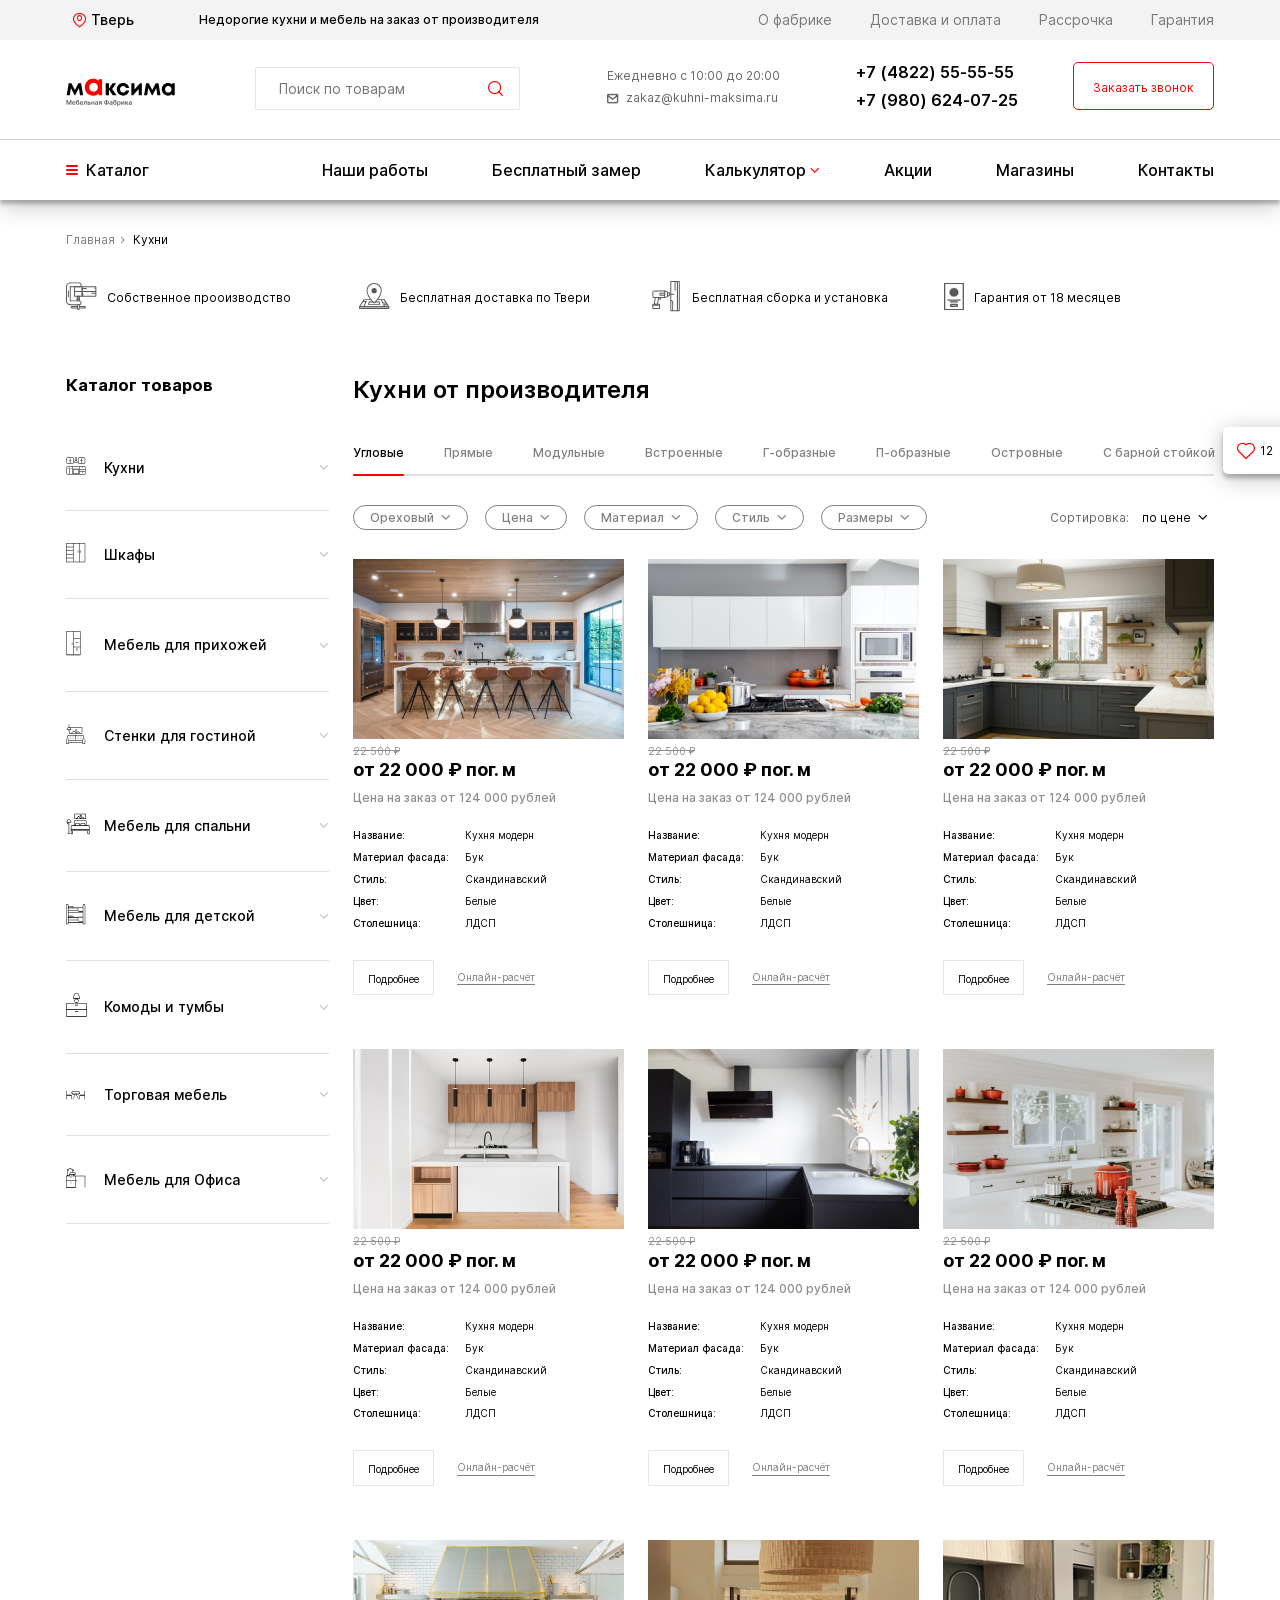
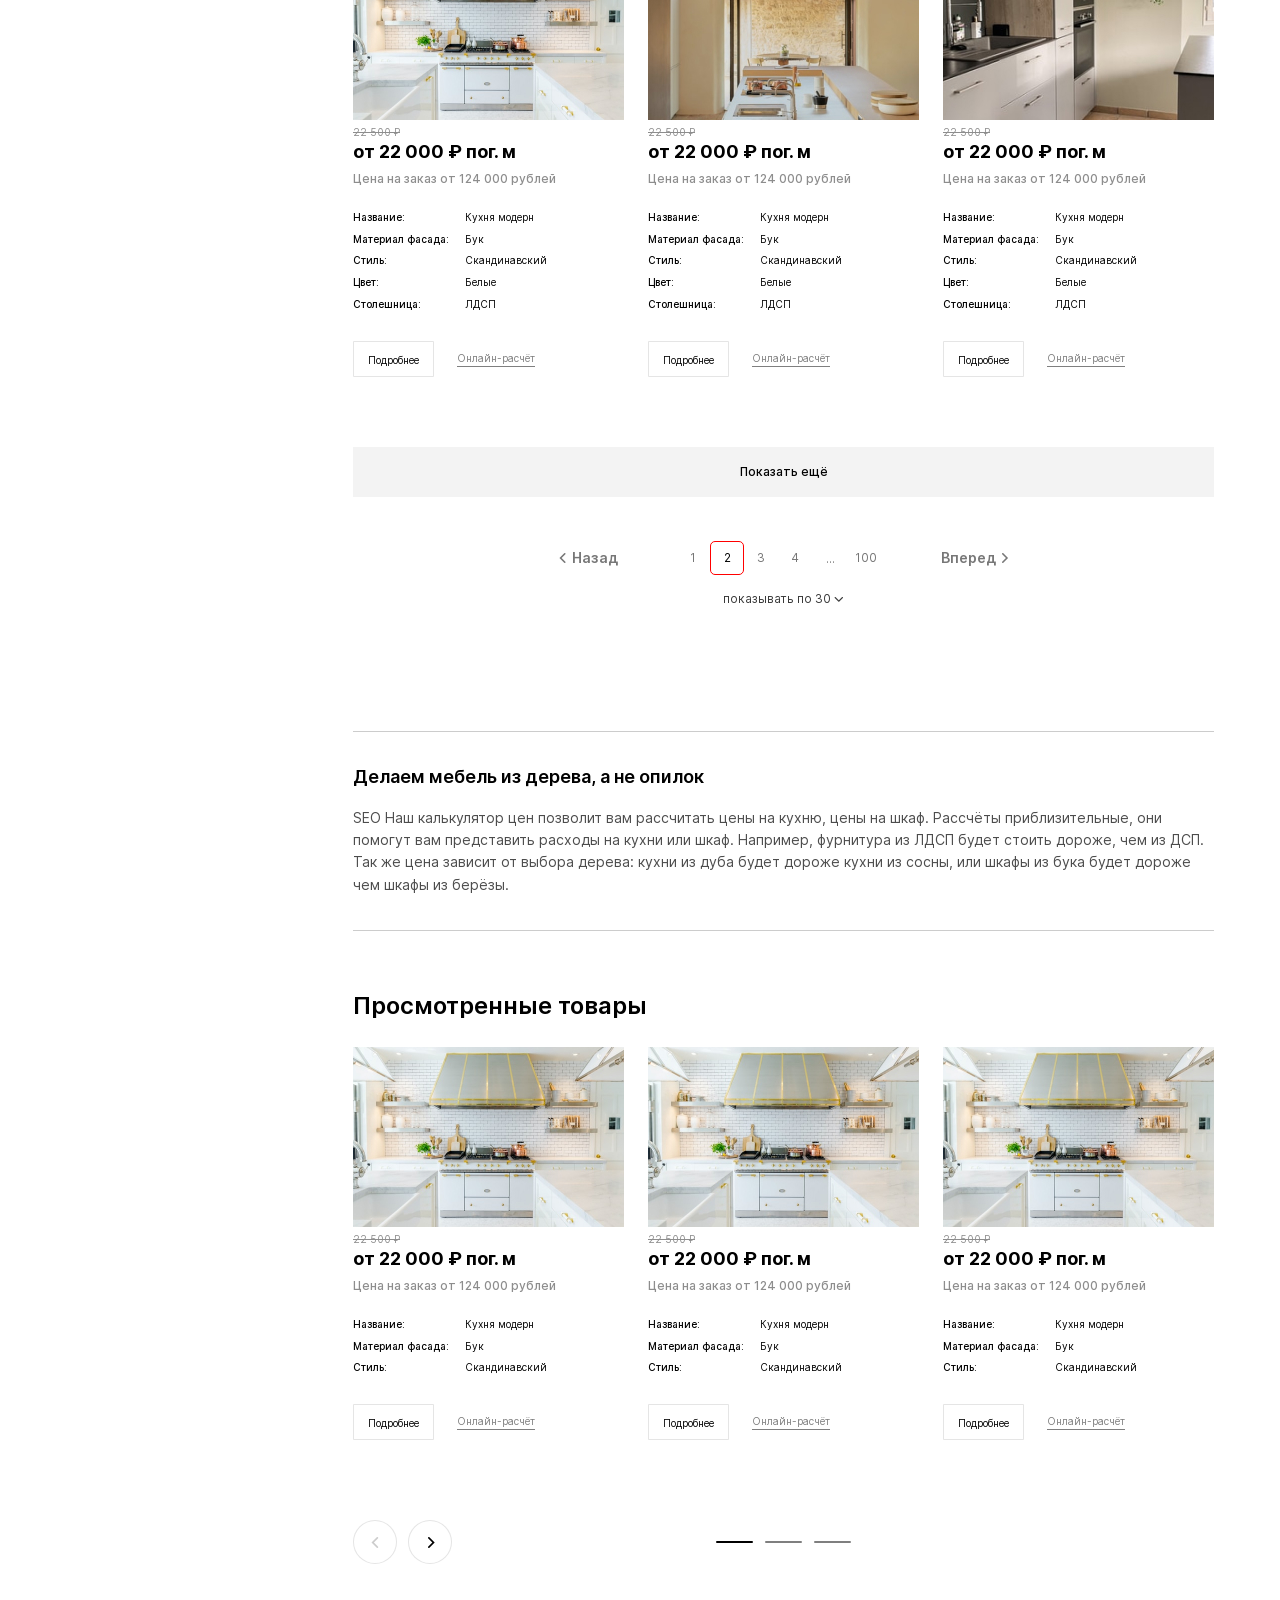
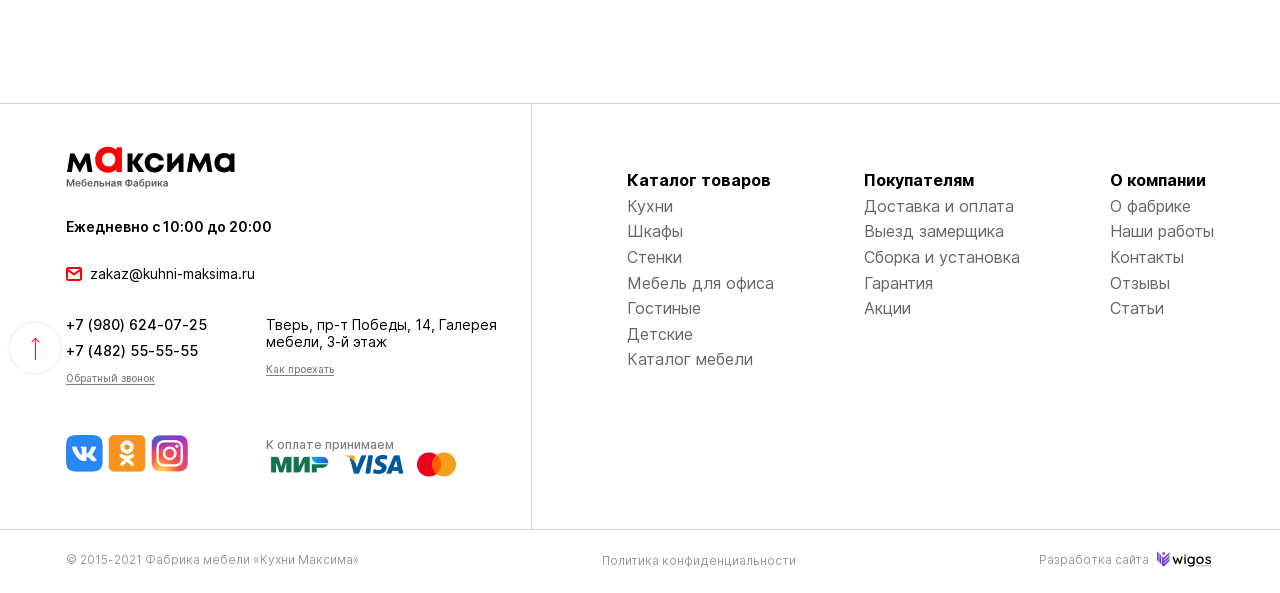
<file: home_2.html>
<!DOCTYPE html>
<html lang="ru">
  <head>
    <meta charset="UTF-8">
    <meta name="viewport" content="width=device-width, initial-scale=1, minimum-scale=1, maximum-scale=1">
    <title>Главная/ кухни</title>
    <link rel="stylesheet" href="css/main.min.css">
    <link rel="stylesheet" href="css/libs.min.css">
  </head>
  <body>
    <header class="header">
      <div class="header__top">
        <div class="container">
          <button class="header__top-change" type="button" data-modal-target="modal_change_locale"><i class="icon-locale"></i><span class="text">Тверь</span></button>
          <div class="header__top-text">
            <p>Недорогие кухни и мебель на заказ от производителя</p>
          </div>
          <div class="header__top-nav">
            <ul>
              <li><a href="#">О фабрике</a></li>
              <li><a href="#">Доставка и оплата</a></li>
              <li><a href="#">Рассрочка</a></li>
              <li><a href="#">Гарантия</a></li>
            </ul>
          </div>
        </div>
      </div>
      <div class="header__center">
        <div class="container">
          <button class="header__center-burger" type="button" data-modal-target="modal_smart_menu"><span class="line"></span><span class="line"></span><span class="line"></span></button>
          <div class="header__center-logo"><a href="/"><img src="./img/logo.svg" alt="logo"></a></div>
          <div class="header__center-search">
            <form class="form_search" action="#">
              <input class="form_search-field" type="text" placeholder="Поиск по товарам">
              <button class="form_search-button" type="submit"><i class="icon-loupe"></i></button>
            </form>
            <button class="form_search_smart_target" type="button" data-modal-target="modal_search"><i class="icon-loupe"></i></button>
          </div>
          <div class="header__center-contact">
            <ul>
              <li>Ежедневно с 10:00 до 20:00</li>
              <li><a href="mailto:zakaz@kuhni-maksima.ru"><i class="icon-mail"></i>zakaz@kuhni-maksima.ru</a></li>
            </ul>
          </div>
          <div class="header__center-phone">
            <ul>
              <li><a href="tel:74822555555">+7 (4822) 55-55-55</a></li>
              <li><a href="tel:79806240725">+7 (980) 624-07-25</a></li>
            </ul>
          </div>
          <div class="header__center-button">
            <button class="button-red-border" type="button"><span>Заказать звонок  </span></button>
          </div>
        </div>
      </div>
      <nav class="header__nav">
        <div class="container">
          <ul>
            <li><a href="#" data-modal-target="modal_catalog">
                <div class="burger"><span class="line"></span><span class="line"></span><span class="line"></span></div>Каталог<i class="icon-arrow-bottom"></i></a></li>
            <li><a href="#">Наши работы</a></li>
            <li><a href="#">Бесплатный замер</a></li>
            <li class="drop-menu"><a href="#">Калькулятор<i class="icon-arrow-bottom"></i></a>
              <ul class="drop-menu-content">
                <li><a href="#">Расчёт кухонь</a></li>
                <li><a href="#">Расчёт шкафов</a></li>
              </ul>
            </li>
            <li><a href="#">Акции</a></li>
            <li class="smart-first"><a href="#">Магазины</a>
              <button class="header__nav-button" type="button"><i class="icon-drop-list"></i></button>
              <ul class="drop-menu-content" id="smart_drop_menu">
                <li><a href="#">Расчёт кухонь</a></li>
                <li><a href="#">Расчёт шкафов</a></li>
              </ul>
            </li>
            <li class="smart-last"><a href="#">Контакты</a></li>
          </ul>
        </div>
      </nav>
    </header>
    <div class="breadcrumbs">
      <div class="container">
        <div class="breadcrumbs__items"><a href="/">Главная</a><span>Кухни </span></div>
      </div>
    </div>
    <div class="advantages">
      <div class="container">
        <div class="advantages__items">
          <div class="advantages__item">
            <div class="image"><svg width="31" height="31" viewBox="0 0 31 31" xmlns="http://www.w3.org/2000/svg" version="1.1" preserveAspectRatio="xMinYMin">
<use xlink:href="#img-clamp"></use>
</svg>
            </div>
            <p>Собственное прооизводство</p>
          </div>
          <div class="advantages__item">
            <div class="image"><svg width="31" height="31" viewBox="0 0 31 31" xmlns="http://www.w3.org/2000/svg" version="1.1" preserveAspectRatio="xMinYMin">
<use xlink:href="#img-wood"></use>
</svg>
            </div>
            <p>Бесплатная доставка по Твери</p>
          </div>
          <div class="advantages__item">
            <div class="image"><svg width="31" height="31" viewBox="0 0 31 31" xmlns="http://www.w3.org/2000/svg" version="1.1" preserveAspectRatio="xMinYMin">
<use xlink:href="#img-drill"></use>
</svg>
            </div>
            <p>Бесплатная сборка и установка</p>
          </div>
          <div class="advantages__item">
            <div class="image"><svg width="20" height="27" viewBox="0 0 20 27" xmlns="http://www.w3.org/2000/svg" version="1.1" preserveAspectRatio="xMinYMin">
<use xlink:href="#img-garant"></use>
</svg>
            </div>
            <p>Гарантия от 18 месяцев</p>
          </div>
        </div>
      </div>
    </div>
    <div class="container">
      <div class="flex flex-wrap">
        <aside class="aside">
          <h3 class="title">Каталог товаров</h3>
          <div class="aside__item">
            <button class="aside__item-header" type="button">
              <div class="text">
                <div class="image"><svg width="20" height="18" viewBox="0 0 20 18" xmlns="http://www.w3.org/2000/svg" version="1.1" preserveAspectRatio="xMinYMin">
<use xlink:href="#img-kitchens"></use>
</svg>
                </div><b>Кухни</b>
              </div><i class="icon-arrow-bottom"></i>
            </button>
            <div class="aside__item-content">
              <div class="item">
                <div class="title"><b>Цвет кухни</b><i class="icon-arrow-bottom"></i></div>
                <div class="content">
                  <label class="field-checked type-square">
                    <input type="checkbox" name="check1"><span class="check"></span><span class="text">Белый</span>
                  </label>
                  <label class="field-checked type-square">
                    <input type="checkbox" name="check2"><span class="check"></span><span class="text">Чёрный</span>
                  </label>
                  <label class="field-checked type-square">
                    <input type="checkbox" name="check3"><span class="check"></span><span class="text">Красный</span>
                  </label>
                  <label class="field-checked type-square">
                    <input type="checkbox" name="check4"><span class="check"></span><span class="text">Синий</span>
                  </label>
                  <label class="field-checked type-square">
                    <input type="checkbox" name="check5"><span class="check"></span><span class="text">Зеленый</span>
                  </label>
                  <label class="field-checked type-square">
                    <input type="checkbox" name="check6"><span class="check"></span><span class="text">Фиолетовый</span>
                  </label>
                  <label class="field-checked type-square">
                    <input type="checkbox" name="check7"><span class="check"></span><span class="text">Оранжевый</span>
                  </label>
                  <label class="field-checked type-square">
                    <input type="checkbox" name="check8"><span class="check"></span><span class="text">Серый</span>
                  </label>
                  <label class="field-checked type-square">
                    <input type="checkbox" name="check9"><span class="check"></span><span class="text">Глянцевый</span>
                  </label>
                  <label class="field-checked type-square">
                    <input type="checkbox" name="check10"><span class="check"></span><span class="text">Металлик</span>
                  </label>
                  <label class="field-checked type-square">
                    <input type="checkbox" name="check11"><span class="check"></span><span class="text">Венге</span>
                  </label>
                  <label class="field-checked type-square">
                    <input type="checkbox" name="check12"><span class="check"></span><span class="text">Орех</span>
                  </label>
                  <label class="field-checked type-square">
                    <input type="checkbox" name="check13"><span class="check"></span><span class="text">Двуцветные</span>
                  </label>
                </div>
              </div>
              <div class="item">
                <div class="title"><b>Форма кухни</b><i class="icon-arrow-bottom"></i></div>
                <div class="content">
                  <label class="field-checked type-circle">
                    <input type="checkbox" name="check14"><span class="check"></span><span class="text">Угловые</span>
                  </label>
                  <label class="field-checked type-circle">
                    <input type="checkbox" name="check15"><span class="check"></span><span class="text">Прямые</span>
                  </label>
                  <label class="field-checked type-circle">
                    <input type="checkbox" name="check16"><span class="check"></span><span class="text">Модульные</span>
                  </label>
                  <label class="field-checked type-circle">
                    <input type="checkbox" name="check17"><span class="check"></span><span class="text">Встроенные</span>
                  </label>
                  <label class="field-checked type-circle">
                    <input type="checkbox" name="check18"><span class="check"></span><span class="text">Г-образные</span>
                  </label>
                  <label class="field-checked type-circle">
                    <input type="checkbox" name="check19"><span class="check"></span><span class="text">П-образные</span>
                  </label>
                  <label class="field-checked type-circle">
                    <input type="checkbox" name="check20"><span class="check"></span><span class="text">Островные</span>
                  </label>
                  <label class="field-checked type-circle">
                    <input type="checkbox" name="check21"><span class="check"></span><span class="text">С барной стойкой</span>
                  </label>
                </div>
              </div>
              <div class="item">
                <div class="title"><b>Стоимость кухни</b><i class="icon-arrow-bottom"></i></div>
                <div class="content"></div>
              </div>
              <div class="item">
                <div class="title"><b>Форма кухни</b><i class="icon-arrow-bottom"></i></div>
                <div class="content"></div>
              </div>
              <div class="item">
                <div class="title"><b>Материал</b><i class="icon-arrow-bottom"></i></div>
                <div class="content"></div>
              </div>
              <div class="item">
                <div class="title"><b>Стиль</b><i class="icon-arrow-bottom"></i></div>
                <div class="content"></div>
              </div>
              <div class="item">
                <div class="title"><b>Размеры</b><i class="icon-arrow-bottom"></i></div>
                <div class="content"></div>
              </div>
            </div>
          </div>
          <div class="aside__item">
            <button class="aside__item-header" type="button">
              <div class="text">
                <div class="image"><svg width="20" height="20" viewBox="0 0 20 20" xmlns="http://www.w3.org/2000/svg" version="1.1" preserveAspectRatio="xMinYMin">
<use xlink:href="#img-wardrobe"></use>
</svg>
                </div><b>Шкафы</b>
              </div><i class="icon-arrow-bottom"></i>
            </button>
            <div class="aside__item-content">
              <label class="field-checked type-circle">
                <input type="checkbox" name="check17"><span class="check"></span><span class="text">Шкафы-купе</span>
              </label>
              <label class="field-checked type-circle">
                <input type="checkbox" name="check18"><span class="check"></span><span class="text">Шкафы распашные</span>
              </label>
              <label class="field-checked type-circle">
                <input type="checkbox" name="check19"><span class="check"></span><span class="text">Шкафы угловые</span>
              </label>
              <label class="field-checked type-circle">
                <input type="checkbox" name="check20"><span class="check"></span><span class="text">Шкафы-встроенные</span>
              </label>
              <label class="field-checked type-circle">
                <input type="checkbox" name="check21"><span class="check"></span><span class="text">Гардеробные</span>
              </label>
            </div>
          </div>
          <div class="aside__item">
            <button class="aside__item-header" type="button">
              <div class="text">
                <div class="image"><svg width="15" height="25" viewBox="0 0 15 25" xmlns="http://www.w3.org/2000/svg" version="1.1" preserveAspectRatio="xMinYMin">
<use xlink:href="#img-furniture"></use>
</svg>
                </div><b>Мебель для прихожей</b>
              </div><i class="icon-arrow-bottom"></i>
            </button>
            <div class="aside__item-content"></div>
          </div>
          <div class="aside__item">
            <button class="aside__item-header" type="button">
              <div class="text">
                <div class="image"><svg width="20" height="20" viewBox="0 0 20 20" xmlns="http://www.w3.org/2000/svg" version="1.1" preserveAspectRatio="xMinYMin">
<use xlink:href="#img-walls"></use>
</svg>
                </div><b>Стенки для гостиной</b>
              </div><i class="icon-arrow-bottom"></i>
            </button>
            <div class="aside__item-content"></div>
          </div>
          <div class="aside__item">
            <button class="aside__item-header" type="button">
              <div class="text">
                <div class="image"><svg width="24" height="24" viewBox="0 0 24 24" xmlns="http://www.w3.org/2000/svg" version="1.1" preserveAspectRatio="xMinYMin">
<use xlink:href="#img-double-bed"></use>
</svg>
                </div><b>Мебель для спальни</b>
              </div><i class="icon-arrow-bottom"></i>
            </button>
            <div class="aside__item-content"></div>
          </div>
          <div class="aside__item">
            <button class="aside__item-header" type="button">
              <div class="text">
                <div class="image"><svg width="20" height="21" viewBox="0 0 20 21" xmlns="http://www.w3.org/2000/svg" version="1.1" preserveAspectRatio="xMinYMin">
<use xlink:href="#img-furniture-double"></use>
</svg>
                </div><b>Мебель для детской</b>
              </div><i class="icon-arrow-bottom"></i>
            </button>
            <div class="aside__item-content"></div>
          </div>
          <div class="aside__item">
            <button class="aside__item-header" type="button">
              <div class="text">
                <div class="image"><svg width="23" height="25" viewBox="0 0 23 25" xmlns="http://www.w3.org/2000/svg" version="1.1" preserveAspectRatio="xMinYMin">
<use xlink:href="#img-bedside-table"></use>
</svg>
                </div><b>Комоды и тумбы</b>
              </div><i class="icon-arrow-bottom"></i>
            </button>
            <div class="aside__item-content"></div>
          </div>
          <div class="aside__item">
            <button class="aside__item-header" type="button">
              <div class="text">
                <div class="image"><svg width="20" height="10" viewBox="0 0 20 10" xmlns="http://www.w3.org/2000/svg" version="1.1" preserveAspectRatio="xMinYMin">
<use xlink:href="#img-commercial-furniture"></use>
</svg>
                </div><b>Торговая мебель</b>
              </div><i class="icon-arrow-bottom"></i>
            </button>
            <div class="aside__item-content"></div>
          </div>
          <div class="aside__item">
            <button class="aside__item-header" type="button">
              <div class="text">
                <div class="image"><svg width="20" height="20" viewBox="0 0 20 20" xmlns="http://www.w3.org/2000/svg" version="1.1" preserveAspectRatio="xMinYMin">
<use xlink:href="#img-office-furniture"></use>
</svg>
                </div><b>Мебель для Офиса</b>
              </div><i class="icon-arrow-bottom"></i>
            </button>
            <div class="aside__item-content"></div>
          </div>
        </aside>
        <div class="main-wrap">
          <div class="catalog">
            <div class="section-header">
              <h1 class="title-24">Кухни от производителя</h1>
            </div>
            <div class="tab_wrap">
              <div class="tab_wrap__nav">
                <ul>
                  <li class="active tab_btn"><a href="#">Угловые</a></li>
                  <li class="tab_btn"><a href="#">Прямые</a></li>
                  <li class="tab_btn"> <a href="#">Модульные</a></li>
                  <li class="tab_btn"><a href="#">Встроенные</a></li>
                  <li class="tab_btn"><a href="#">Г-образные</a></li>
                  <li class="tab_btn"><a href="#">П-образные</a></li>
                  <li class="tab_btn"><a href="#">Островные</a></li>
                  <li class="tab_btn"><a href="#">С барной стойкой</a></li>
                </ul>
              </div>
            </div>
            <div class="filter_wrap">
              <ul>
                <li class="filter_dropmenu_target">
                  <button class="link" type="button">Ореховый<i class="icon-arrow-bottom"></i></button>
                  <ul class="filter_dropmenu">
                    <li><a href="#">Современный</a></li>
                    <li><a href="#">Модерн</a></li>
                    <li><a href="#">Скандинавский</a></li>
                    <li><a href="#">Студия</a></li>
                    <li><a href="#">Классика</a></li>
                    <li><a href="#">Хай-тек</a></li>
                    <li><a href="#">Кантри</a></li>
                    <li><a href="#">Минимализм</a></li>
                    <li><a href="#">Лофт</a></li>
                    <li><a href="#">Прованс</a></li>
                  </ul>
                </li>
                <li class="filter_dropmenu_target">
                  <button class="link" type="button">Цена<i class="icon-arrow-bottom"></i></button>
                  <ul class="filter_dropmenu">
                    <li><a href="#">Современный</a></li>
                    <li><a href="#">Модерн</a></li>
                    <li><a href="#">Скандинавский</a></li>
                    <li><a href="#">Студия</a></li>
                    <li><a href="#">Классика</a></li>
                    <li><a href="#">Хай-тек</a></li>
                    <li><a href="#">Кантри</a></li>
                    <li><a href="#">Минимализм</a></li>
                    <li><a href="#">Лофт</a></li>
                    <li><a href="#">Прованс</a></li>
                  </ul>
                </li>
                <li class="filter_dropmenu_target">
                  <button class="link" type="button">Материал<i class="icon-arrow-bottom"></i></button>
                  <ul class="filter_dropmenu">
                    <li><a href="#">Современный</a></li>
                    <li><a href="#">Модерн</a></li>
                    <li><a href="#">Скандинавский</a></li>
                    <li><a href="#">Студия</a></li>
                    <li><a href="#">Классика</a></li>
                    <li><a href="#">Хай-тек</a></li>
                    <li><a href="#">Кантри</a></li>
                    <li><a href="#">Минимализм</a></li>
                    <li><a href="#">Лофт</a></li>
                    <li><a href="#">Прованс</a></li>
                  </ul>
                </li>
                <li class="filter_dropmenu_target">
                  <button class="link" type="button">Стиль<i class="icon-arrow-bottom"></i></button>
                  <ul class="filter_dropmenu">
                    <li><a href="#">Современный</a></li>
                    <li><a href="#">Модерн</a></li>
                    <li><a href="#">Скандинавский</a></li>
                    <li><a href="#">Студия</a></li>
                    <li><a href="#">Классика</a></li>
                    <li><a href="#">Хай-тек</a></li>
                    <li><a href="#">Кантри</a></li>
                    <li><a href="#">Минимализм</a></li>
                    <li><a href="#">Лофт</a></li>
                    <li><a href="#">Прованс</a></li>
                  </ul>
                </li>
                <li class="filter_dropmenu_target">
                  <button class="link" type="button">Размеры<i class="icon-arrow-bottom"></i></button>
                  <ul class="filter_dropmenu">
                    <li><a href="#">Современный</a></li>
                    <li><a href="#">Модерн</a></li>
                    <li><a href="#">Скандинавский</a></li>
                    <li><a href="#">Студия</a></li>
                    <li><a href="#">Классика</a></li>
                    <li><a href="#">Хай-тек</a></li>
                    <li><a href="#">Кантри</a></li>
                    <li><a href="#">Минимализм</a></li>
                    <li><a href="#">Лофт</a></li>
                    <li><a href="#">Прованс</a></li>
                  </ul>
                </li>
              </ul>
              <div class="filter_wrap__sort"><span class="title">Сортировка:</span>
                <button class="select_target" type="button"><span>по цене</span><i class="icon-arrow-bottom"></i></button>
                <div class="filter_sort_drop">
                  <ul>
                    <li><a href="#">По цене 2</a></li>
                    <li><a href="#">По цене 3</a></li>
                    <li><a href="#">По цене 4</a></li>
                  </ul>
                </div>
              </div>
            </div>
            <div class="group-items-3">
              <div class="item_product">
                <div class="item_product__top"><img src="./img/models/item1.jpg" alt="image">
                  <button class="item_product__top_favorite" type="button"><i class="icon-like"></i></button>
                </div>
                <div class="item_product__bottom">
                  <div class="item_product__bottom_first">22 500 ₽</div>
                  <div class="item_product__bottom_price">от 22 000 ₽ пог. м</div>
                  <div class="item_product__bottom_price-text">Цена на заказ от 124 000 рублей</div>
                  <ul class="item_product__bottom_list">
                    <li><b>Название:</b><span>Кухня модерн</span></li>
                    <li><b>Материал фасада:</b><span>Бук</span></li>
                    <li><b>Стиль:</b><span>Скандинавский</span></li>
                    <li><b>Цвет:</b><span>Белые</span></li>
                    <li><b>Столешница:</b><span>ЛДСП</span></li>
                  </ul>
                  <div class="item_product__bottom-buttons"><a class="button-gray-border" href="#"><span>Подробнее</span></a><a class="button-default" href="#">Онлайн-расчёт</a></div>
                </div>
              </div>
              <div class="item_product">
                <div class="item_product__top"><img src="./img/models/item2.jpg" alt="image">
                  <button class="item_product__top_favorite" type="button"><i class="icon-like"></i></button>
                </div>
                <div class="item_product__bottom">
                  <div class="item_product__bottom_first">22 500 ₽</div>
                  <div class="item_product__bottom_price">от 22 000 ₽ пог. м</div>
                  <div class="item_product__bottom_price-text">Цена на заказ от 124 000 рублей</div>
                  <ul class="item_product__bottom_list">
                    <li><b>Название:</b><span>Кухня модерн</span></li>
                    <li><b>Материал фасада:</b><span>Бук</span></li>
                    <li><b>Стиль:</b><span>Скандинавский</span></li>
                    <li><b>Цвет:</b><span>Белые</span></li>
                    <li><b>Столешница:</b><span>ЛДСП</span></li>
                  </ul>
                  <div class="item_product__bottom-buttons"><a class="button-gray-border" href="#"><span>Подробнее</span></a><a class="button-default" href="#">Онлайн-расчёт</a></div>
                </div>
              </div>
              <div class="item_product">
                <div class="item_product__top"><img src="./img/models/item3.jpg" alt="image">
                  <button class="item_product__top_favorite" type="button"><i class="icon-like"></i></button>
                </div>
                <div class="item_product__bottom">
                  <div class="item_product__bottom_first">22 500 ₽</div>
                  <div class="item_product__bottom_price">от 22 000 ₽ пог. м</div>
                  <div class="item_product__bottom_price-text">Цена на заказ от 124 000 рублей</div>
                  <ul class="item_product__bottom_list">
                    <li><b>Название:</b><span>Кухня модерн</span></li>
                    <li><b>Материал фасада:</b><span>Бук</span></li>
                    <li><b>Стиль:</b><span>Скандинавский</span></li>
                    <li><b>Цвет:</b><span>Белые</span></li>
                    <li><b>Столешница:</b><span>ЛДСП</span></li>
                  </ul>
                  <div class="item_product__bottom-buttons"><a class="button-gray-border" href="#"><span>Подробнее</span></a><a class="button-default" href="#">Онлайн-расчёт</a></div>
                </div>
              </div>
              <div class="item_product">
                <div class="item_product__top"><img src="./img/models/item4.jpg" alt="image">
                  <button class="item_product__top_favorite" type="button"><i class="icon-like"></i></button>
                </div>
                <div class="item_product__bottom">
                  <div class="item_product__bottom_first">22 500 ₽</div>
                  <div class="item_product__bottom_price">от 22 000 ₽ пог. м</div>
                  <div class="item_product__bottom_price-text">Цена на заказ от 124 000 рублей</div>
                  <ul class="item_product__bottom_list">
                    <li><b>Название:</b><span>Кухня модерн</span></li>
                    <li><b>Материал фасада:</b><span>Бук</span></li>
                    <li><b>Стиль:</b><span>Скандинавский</span></li>
                    <li><b>Цвет:</b><span>Белые</span></li>
                    <li><b>Столешница:</b><span>ЛДСП</span></li>
                  </ul>
                  <div class="item_product__bottom-buttons"><a class="button-gray-border" href="#"><span>Подробнее</span></a><a class="button-default" href="#">Онлайн-расчёт</a></div>
                </div>
              </div>
              <div class="item_product">
                <div class="item_product__top"><img src="./img/models/item5.jpg" alt="image">
                  <button class="item_product__top_favorite" type="button"><i class="icon-like"></i></button>
                </div>
                <div class="item_product__bottom">
                  <div class="item_product__bottom_first">22 500 ₽</div>
                  <div class="item_product__bottom_price">от 22 000 ₽ пог. м</div>
                  <div class="item_product__bottom_price-text">Цена на заказ от 124 000 рублей</div>
                  <ul class="item_product__bottom_list">
                    <li><b>Название:</b><span>Кухня модерн</span></li>
                    <li><b>Материал фасада:</b><span>Бук</span></li>
                    <li><b>Стиль:</b><span>Скандинавский</span></li>
                    <li><b>Цвет:</b><span>Белые</span></li>
                    <li><b>Столешница:</b><span>ЛДСП</span></li>
                  </ul>
                  <div class="item_product__bottom-buttons"><a class="button-gray-border" href="#"><span>Подробнее</span></a><a class="button-default" href="#">Онлайн-расчёт</a></div>
                </div>
              </div>
              <div class="item_product">
                <div class="item_product__top"><img src="./img/models/item6.jpg" alt="image">
                  <button class="item_product__top_favorite" type="button"><i class="icon-like"></i></button>
                </div>
                <div class="item_product__bottom">
                  <div class="item_product__bottom_first">22 500 ₽</div>
                  <div class="item_product__bottom_price">от 22 000 ₽ пог. м</div>
                  <div class="item_product__bottom_price-text">Цена на заказ от 124 000 рублей</div>
                  <ul class="item_product__bottom_list">
                    <li><b>Название:</b><span>Кухня модерн</span></li>
                    <li><b>Материал фасада:</b><span>Бук</span></li>
                    <li><b>Стиль:</b><span>Скандинавский</span></li>
                    <li><b>Цвет:</b><span>Белые</span></li>
                    <li><b>Столешница:</b><span>ЛДСП</span></li>
                  </ul>
                  <div class="item_product__bottom-buttons"><a class="button-gray-border" href="#"><span>Подробнее</span></a><a class="button-default" href="#">Онлайн-расчёт</a></div>
                </div>
              </div>
              <div class="item_product">
                <div class="item_product__top"><img src="./img/models/item7.jpg" alt="image">
                  <button class="item_product__top_favorite" type="button"><i class="icon-like"></i></button>
                </div>
                <div class="item_product__bottom">
                  <div class="item_product__bottom_first">22 500 ₽</div>
                  <div class="item_product__bottom_price">от 22 000 ₽ пог. м</div>
                  <div class="item_product__bottom_price-text">Цена на заказ от 124 000 рублей</div>
                  <ul class="item_product__bottom_list">
                    <li><b>Название:</b><span>Кухня модерн</span></li>
                    <li><b>Материал фасада:</b><span>Бук</span></li>
                    <li><b>Стиль:</b><span>Скандинавский</span></li>
                    <li><b>Цвет:</b><span>Белые</span></li>
                    <li><b>Столешница:</b><span>ЛДСП</span></li>
                  </ul>
                  <div class="item_product__bottom-buttons"><a class="button-gray-border" href="#"><span>Подробнее</span></a><a class="button-default" href="#">Онлайн-расчёт</a></div>
                </div>
              </div>
              <div class="item_product">
                <div class="item_product__top"><img src="./img/models/item8.jpg" alt="image">
                  <button class="item_product__top_favorite" type="button"><i class="icon-like"></i></button>
                </div>
                <div class="item_product__bottom">
                  <div class="item_product__bottom_first">22 500 ₽</div>
                  <div class="item_product__bottom_price">от 22 000 ₽ пог. м</div>
                  <div class="item_product__bottom_price-text">Цена на заказ от 124 000 рублей</div>
                  <ul class="item_product__bottom_list">
                    <li><b>Название:</b><span>Кухня модерн</span></li>
                    <li><b>Материал фасада:</b><span>Бук</span></li>
                    <li><b>Стиль:</b><span>Скандинавский</span></li>
                    <li><b>Цвет:</b><span>Белые</span></li>
                    <li><b>Столешница:</b><span>ЛДСП</span></li>
                  </ul>
                  <div class="item_product__bottom-buttons"><a class="button-gray-border" href="#"><span>Подробнее</span></a><a class="button-default" href="#">Онлайн-расчёт</a></div>
                </div>
              </div>
              <div class="item_product">
                <div class="item_product__top"><img src="./img/models/item9.jpg" alt="image">
                  <button class="item_product__top_favorite" type="button"><i class="icon-like"></i></button>
                </div>
                <div class="item_product__bottom">
                  <div class="item_product__bottom_first">22 500 ₽</div>
                  <div class="item_product__bottom_price">от 22 000 ₽ пог. м</div>
                  <div class="item_product__bottom_price-text">Цена на заказ от 124 000 рублей</div>
                  <ul class="item_product__bottom_list">
                    <li><b>Название:</b><span>Кухня модерн</span></li>
                    <li><b>Материал фасада:</b><span>Бук</span></li>
                    <li><b>Стиль:</b><span>Скандинавский</span></li>
                    <li><b>Цвет:</b><span>Белые</span></li>
                    <li><b>Столешница:</b><span>ЛДСП</span></li>
                  </ul>
                  <div class="item_product__bottom-buttons"><a class="button-gray-border" href="#"><span>Подробнее</span></a><a class="button-default" href="#">Онлайн-расчёт</a></div>
                </div>
              </div>
            </div>
            <div class="page_nav">
              <div class="page_nav__top"><a href="#">Показать ещё</a></div>
              <div class="page_nav__bottom"><a class="page_nav__button prev" href="#"><i class="icon-nav-arrow-left"></i><span>Назад  </span></a>
                <ul>
                  <li><a href="#">1</a></li>
                  <li class="active"><a href="#">2</a></li>
                  <li><a href="#">3</a></li>
                  <li><a href="#">4</a></li>
                  <li><span class="dots">...</span></li>
                  <li><a href="#">100</a></li>
                </ul><a class="page_nav__button next" href="#"><span>Вперед</span><i class="icon-nav-arrow-right"></i></a>
              </div>
              <div class="page_nav__all"><a href="#">показывать по 30<i class="icon-arrow-bottom"> </i></a></div>
            </div>
          </div>
          <section class="section-blockinfo">
            <h4 class="title-18">Делаем мебель из дерева, а не опилок</h4>
            <p>SEO Наш калькулятор цен позволит вам рассчитать цены на кухню, цены на шкаф. Рассчёты приблизительные, они помогут вам представить расходы на кухни или шкаф. Например, фурнитура из ЛДСП будет стоить дороже, чем из ДСП. Так же цена зависит от выбора дерева: кухни из дуба будет дороже кухни из сосны, или шкафы из бука будет дороже чем шкафы из берёзы.</p>
          </section>
          <section class="section-reviews">
            <div class="section-header">
              <div class="flex flex-wrap flex-between">
                <h3 class="title-24">Просмотренные товары</h3>
              </div>
            </div>
            <div class="swiper-container control-mt" id="slider_item_view">
              <div class="swiper-wrapper">
                <div class="swiper-slide">
                  <div class="group-items-3">
                    <div class="item_product">
                      <div class="item_product__top"><img src="./img/models/item7.jpg" alt="image">
                        <button class="item_product__top_favorite" type="button"><i class="icon-like"></i></button>
                      </div>
                      <div class="item_product__bottom">
                        <div class="item_product__bottom_first">22 500 ₽</div>
                        <div class="item_product__bottom_price">от 22 000 ₽ пог. м</div>
                        <div class="item_product__bottom_price-text">Цена на заказ от 124 000 рублей</div>
                        <ul class="item_product__bottom_list">
                          <li><b>Название:</b><span>Кухня модерн</span></li>
                          <li><b>Материал фасада:</b><span>Бук</span></li>
                          <li><b>Стиль:</b><span>Скандинавский</span></li>
                        </ul>
                        <div class="item_product__bottom-buttons"><a class="button-gray-border" href="#"><span>Подробнее</span></a><a class="button-default" href="#">Онлайн-расчёт</a></div>
                      </div>
                    </div>
                  </div>
                </div>
                <div class="swiper-slide">
                  <div class="group-items-3">
                    <div class="item_product">
                      <div class="item_product__top"><img src="./img/models/item7.jpg" alt="image">
                        <button class="item_product__top_favorite" type="button"><i class="icon-like"></i></button>
                      </div>
                      <div class="item_product__bottom">
                        <div class="item_product__bottom_first">22 500 ₽</div>
                        <div class="item_product__bottom_price">от 22 000 ₽ пог. м</div>
                        <div class="item_product__bottom_price-text">Цена на заказ от 124 000 рублей</div>
                        <ul class="item_product__bottom_list">
                          <li><b>Название:</b><span>Кухня модерн</span></li>
                          <li><b>Материал фасада:</b><span>Бук</span></li>
                          <li><b>Стиль:</b><span>Скандинавский</span></li>
                        </ul>
                        <div class="item_product__bottom-buttons"><a class="button-gray-border" href="#"><span>Подробнее</span></a><a class="button-default" href="#">Онлайн-расчёт</a></div>
                      </div>
                    </div>
                  </div>
                </div>
                <div class="swiper-slide">
                  <div class="group-items-3">
                    <div class="item_product">
                      <div class="item_product__top"><img src="./img/models/item7.jpg" alt="image">
                        <button class="item_product__top_favorite" type="button"><i class="icon-like"></i></button>
                      </div>
                      <div class="item_product__bottom">
                        <div class="item_product__bottom_first">22 500 ₽</div>
                        <div class="item_product__bottom_price">от 22 000 ₽ пог. м</div>
                        <div class="item_product__bottom_price-text">Цена на заказ от 124 000 рублей</div>
                        <ul class="item_product__bottom_list">
                          <li><b>Название:</b><span>Кухня модерн</span></li>
                          <li><b>Материал фасада:</b><span>Бук</span></li>
                          <li><b>Стиль:</b><span>Скандинавский</span></li>
                        </ul>
                        <div class="item_product__bottom-buttons"><a class="button-gray-border" href="#"><span>Подробнее</span></a><a class="button-default" href="#">Онлайн-расчёт</a></div>
                      </div>
                    </div>
                  </div>
                </div>
                <div class="swiper-slide">
                  <div class="group-items-3">
                    <div class="item_product">
                      <div class="item_product__top"><img src="./img/models/item7.jpg" alt="image">
                        <button class="item_product__top_favorite" type="button"><i class="icon-like"></i></button>
                      </div>
                      <div class="item_product__bottom">
                        <div class="item_product__bottom_first">22 500 ₽</div>
                        <div class="item_product__bottom_price">от 22 000 ₽ пог. м</div>
                        <div class="item_product__bottom_price-text">Цена на заказ от 124 000 рублей</div>
                        <ul class="item_product__bottom_list">
                          <li><b>Название:</b><span>Кухня модерн</span></li>
                          <li><b>Материал фасада:</b><span>Бук</span></li>
                          <li><b>Стиль:</b><span>Скандинавский</span></li>
                        </ul>
                        <div class="item_product__bottom-buttons"><a class="button-gray-border" href="#"><span>Подробнее</span></a><a class="button-default" href="#">Онлайн-расчёт</a></div>
                      </div>
                    </div>
                  </div>
                </div>
                <div class="swiper-slide">
                  <div class="group-items-3">
                    <div class="item_product">
                      <div class="item_product__top"><img src="./img/models/item7.jpg" alt="image">
                        <button class="item_product__top_favorite" type="button"><i class="icon-like"></i></button>
                      </div>
                      <div class="item_product__bottom">
                        <div class="item_product__bottom_first">22 500 ₽</div>
                        <div class="item_product__bottom_price">от 22 000 ₽ пог. м</div>
                        <div class="item_product__bottom_price-text">Цена на заказ от 124 000 рублей</div>
                        <ul class="item_product__bottom_list">
                          <li><b>Название:</b><span>Кухня модерн</span></li>
                          <li><b>Материал фасада:</b><span>Бук</span></li>
                          <li><b>Стиль:</b><span>Скандинавский</span></li>
                        </ul>
                        <div class="item_product__bottom-buttons"><a class="button-gray-border" href="#"><span>Подробнее</span></a><a class="button-default" href="#">Онлайн-расчёт</a></div>
                      </div>
                    </div>
                  </div>
                </div>
                <div class="swiper-slide">
                  <div class="group-items-3">
                    <div class="item_product">
                      <div class="item_product__top"><img src="./img/models/item7.jpg" alt="image">
                        <button class="item_product__top_favorite" type="button"><i class="icon-like"></i></button>
                      </div>
                      <div class="item_product__bottom">
                        <div class="item_product__bottom_first">22 500 ₽</div>
                        <div class="item_product__bottom_price">от 22 000 ₽ пог. м</div>
                        <div class="item_product__bottom_price-text">Цена на заказ от 124 000 рублей</div>
                        <ul class="item_product__bottom_list">
                          <li><b>Название:</b><span>Кухня модерн</span></li>
                          <li><b>Материал фасада:</b><span>Бук</span></li>
                          <li><b>Стиль:</b><span>Скандинавский</span></li>
                        </ul>
                        <div class="item_product__bottom-buttons"><a class="button-gray-border" href="#"><span>Подробнее</span></a><a class="button-default" href="#">Онлайн-расчёт</a></div>
                      </div>
                    </div>
                  </div>
                </div>
                <div class="swiper-slide">
                  <div class="group-items-3">
                    <div class="item_product">
                      <div class="item_product__top"><img src="./img/models/item7.jpg" alt="image">
                        <button class="item_product__top_favorite" type="button"><i class="icon-like"></i></button>
                      </div>
                      <div class="item_product__bottom">
                        <div class="item_product__bottom_first">22 500 ₽</div>
                        <div class="item_product__bottom_price">от 22 000 ₽ пог. м</div>
                        <div class="item_product__bottom_price-text">Цена на заказ от 124 000 рублей</div>
                        <ul class="item_product__bottom_list">
                          <li><b>Название:</b><span>Кухня модерн</span></li>
                          <li><b>Материал фасада:</b><span>Бук</span></li>
                          <li><b>Стиль:</b><span>Скандинавский</span></li>
                        </ul>
                        <div class="item_product__bottom-buttons"><a class="button-gray-border" href="#"><span>Подробнее</span></a><a class="button-default" href="#">Онлайн-расчёт</a></div>
                      </div>
                    </div>
                  </div>
                </div>
                <div class="swiper-slide">
                  <div class="group-items-3">
                    <div class="item_product">
                      <div class="item_product__top"><img src="./img/models/item7.jpg" alt="image">
                        <button class="item_product__top_favorite" type="button"><i class="icon-like"></i></button>
                      </div>
                      <div class="item_product__bottom">
                        <div class="item_product__bottom_first">22 500 ₽</div>
                        <div class="item_product__bottom_price">от 22 000 ₽ пог. м</div>
                        <div class="item_product__bottom_price-text">Цена на заказ от 124 000 рублей</div>
                        <ul class="item_product__bottom_list">
                          <li><b>Название:</b><span>Кухня модерн</span></li>
                          <li><b>Материал фасада:</b><span>Бук</span></li>
                          <li><b>Стиль:</b><span>Скандинавский</span></li>
                        </ul>
                        <div class="item_product__bottom-buttons"><a class="button-gray-border" href="#"><span>Подробнее</span></a><a class="button-default" href="#">Онлайн-расчёт</a></div>
                      </div>
                    </div>
                  </div>
                </div>
                <div class="swiper-slide">
                  <div class="group-items-3">
                    <div class="item_product">
                      <div class="item_product__top"><img src="./img/models/item7.jpg" alt="image">
                        <button class="item_product__top_favorite" type="button"><i class="icon-like"></i></button>
                      </div>
                      <div class="item_product__bottom">
                        <div class="item_product__bottom_first">22 500 ₽</div>
                        <div class="item_product__bottom_price">от 22 000 ₽ пог. м</div>
                        <div class="item_product__bottom_price-text">Цена на заказ от 124 000 рублей</div>
                        <ul class="item_product__bottom_list">
                          <li><b>Название:</b><span>Кухня модерн</span></li>
                          <li><b>Материал фасада:</b><span>Бук</span></li>
                          <li><b>Стиль:</b><span>Скандинавский</span></li>
                        </ul>
                        <div class="item_product__bottom-buttons"><a class="button-gray-border" href="#"><span>Подробнее</span></a><a class="button-default" href="#">Онлайн-расчёт</a></div>
                      </div>
                    </div>
                  </div>
                </div>
              </div>
              <div class="section-reviews__control">
                <div class="swiper-pagination"></div>
                <div class="swiper-nav-wrap">
                  <button class="swiper-nav-prev" type="button"><i class="icon-nav-arrow-left"></i></button>
                  <button class="swiper-nav-next" type="button"><i class="icon-nav-arrow-right"></i></button>
                </div>
              </div>
            </div>
          </section>
        </div>
      </div>
    </div>
    <footer class="footer">
      <div class="footer__arrow-top" id="scroll_top"><i class="icon-arrow-top"></i></div>
      <div class="footer__top">
        <div class="container">
          <div class="footer__top-left"><a class="logo" href="/"><img src="./img/logo.svg" alt="logo"></a><b class="time">Ежедневно с 10:00 до 20:00</b><a class="mail" href="mailto:zakaz@kuhni-maksima.ru"><i class="icon-mail"></i>zakaz@kuhni-maksima.ru</a>
            <div class="links">
              <div class="links__left">
                <ul>
                  <li><a href="tel:79806240725"><b>+7 (980) 624-07-25</b></a></li>
                  <li><a href="tel:74822555555"><b>+7 (482) 55-55-55</b></a></li>
                  <li><a href="#">Обратный звонок</a></li>
                </ul>
              </div>
              <div class="links__right">
                <ul>
                  <li>Тверь, пр-т Победы, 14, Галерея мебели, 3-й этаж</li>
                  <li><a href="tel:74822555555">Как проехать</a></li>
                </ul>
              </div>
            </div>
            <div class="links">
              <div class="links__left">
                <div class="social"><a href="#"><img src="./img/vk.png" alt="image"></a><a href="#"><img src="./img/ok.png" alt="image"></a><a href="#"><img src="./img/instagram.png" alt="image"></a></div>
              </div>
              <div class="links__right">
                <div class="pay"><span>К оплате принимаем</span>
                  <div class="pay__images"><img src="./img/pay-mir.png" alt="image"><img src="./img/pay-visa.png" alt="image"><img src="./img/pay-master.png" alt="image"></div>
                </div>
              </div>
            </div>
          </div>
          <div class="footer__top-right">
            <ul>
              <li>Каталог товаров</li>
              <li> <a href="#">Кухни</a></li>
              <li> <a href="#">Шкафы</a></li>
              <li> <a href="#">Стенки</a></li>
              <li> <a href="#">Мебель для офиса</a></li>
              <li> <a href="#">Гостиные</a></li>
              <li> <a href="#">Детские</a></li>
              <li> <a href="#">Каталог мебели</a></li>
            </ul>
            <ul>
              <li>Покупателям</li>
              <li> <a href="#">Доставка и оплата</a></li>
              <li> <a href="#">Выезд замерщика</a></li>
              <li> <a href="#">Сборка и установка</a></li>
              <li> <a href="#">Гарантия</a></li>
              <li> <a href="#">Акции</a></li>
            </ul>
            <ul>
              <li>О компании</li>
              <li> <a href="#">О фабрике</a></li>
              <li> <a href="#">Наши работы</a></li>
              <li> <a href="#">Контакты</a></li>
              <li> <a href="#">Отзывы</a></li>
              <li> <a href="#">Статьи</a></li>
            </ul>
          </div>
        </div>
      </div>
      <div class="footer__bottom">
        <div class="container">
          <div class="footer__bottom_left">
            <p>© 2015-2021 Фабрика мебели «Кухни Максима»</p>
          </div>
          <div class="footer__bottom_center"><a href="#">Политика конфиденциальности</a></div>
          <div class="footer__bottom_right"><a class="logo" href="#"><span>Разработка сайта </span><img src="./img/logo-wigos.png" alt="logo"></a></div>
        </div>
      </div>
    </footer><a class="wg-favorite" href="#" data-modal-target="modal_favorite">
      <div class="flex items-center"><i class="icon-like"></i><span>12</span></div></a>
    <div class="smart_menu modal_content" id="modal_smart_menu">
      <div class="modal_content__overlay"></div>
      <div class="smart_menu__wrap">
        <div class="smart_menu__header">
          <button class="smart_menu__header-locale" type="button" data-modal-target="modal_change_locale"><i class="icon-locale"></i><span class="text">Тверь</span></button>
          <button class="modal_close" type="button"><svg width="15" height="15" viewBox="0 0 15 15" fill="none" xmlns="http://www.w3.org/2000/svg">
<path d="M1 1L14 14" stroke="black"/>
<path d="M14 1L1 14" stroke="black"/>
</svg>
          </button>
        </div>
        <div class="smart_menu__nav">
          <ul>
            <li><a href="#">Наши работы</a></li>
            <li><a href="#">Бесплатный замер</a></li>
            <li><a href="#">Калькулятор<i class="icon-arrow-bottom"></i></a>
              <ul class="smart-drop-menu-content">
                <li><a href="#">Расчёт кухонь</a></li>
                <li><a href="#">Расчёт шкафов</a></li>
              </ul>
            </li>
            <li><a href="#">Акции</a></li>
            <li><a href="#">Магазины</a></li>
            <li><a href="#">Контакты</a></li>
          </ul>
        </div>
        <div class="smart_menu__foot">
          <ul>
            <li><a href="#">О фабрике</a></li>
            <li><a href="#">Доставка и оплата</a></li>
            <li><a href="#">Рассрочка</a></li>
            <li><a href="#">Гарантия</a></li>
          </ul>
        </div>
      </div>
    </div>
    <div class="modal_content modal_static" id="modal_search">
      <div class="modal_content__wrap">
        <div class="modal_content__header"><b class="title">Поиск</b>
          <button class="modal_close" type="button"><svg width="15" height="15" viewBox="0 0 15 15" fill="none" xmlns="http://www.w3.org/2000/svg">
<path d="M1 1L14 14" stroke="black"/>
<path d="M14 1L1 14" stroke="black"/>
</svg>
          </button>
        </div>
        <div class="modal_content__box" data-simplebar>
          <input class="field" type="text" placeholder="Что бы хотели найти?"><b class="title">Вот что мы нашли:</b>
          <div class="smart_search_item"><img src="./img/models/item2.jpg" alt="image">
            <div class="text"><b>Кухня «Лайк-вейт»</b><span>от 22 000 ₽ пог. м</span></div>
          </div>
          <div class="smart_search_item"><img src="./img/models/item4.jpg" alt="image">
            <div class="text"><b>Кухня «Джейсон Юнион»</b><span>от 120 000 ₽ пог. м</span></div>
          </div>
          <div class="smart_search_item"><img src="./img/models/item3.jpg" alt="image">
            <div class="text"><b>Кухня «Мегакедр»</b><span>от 500 000 ₽ пог. м</span></div>
          </div>
          <div class="smart_search_item"><img src="./img/models/item2.jpg" alt="image">
            <div class="text"><b>Кухня «Лайк-вейт»</b><span>от 22 000 ₽ пог. м</span></div>
          </div>
          <div class="smart_search_item"><img src="./img/models/item4.jpg" alt="image">
            <div class="text"><b>Кухня «Джейсон Юнион»</b><span>от 120 000 ₽ пог. м</span></div>
          </div>
          <div class="smart_search_item"><img src="./img/models/item3.jpg" alt="image">
            <div class="text"><b>Кухня «Мегакедр»</b><span>от 500 000 ₽ пог. м </span></div>
          </div>
        </div>
      </div>
    </div>
    <div class="modal_content" id="modal_favorite">
      <div class="modal_content__bg">
        <div class="modal_content__header"><b class="title">Избранное</b>
          <button class="modal_close" type="button"><svg width="10" height="10" viewBox="0 0 10 10" fill="none" xmlns="http://www.w3.org/2000/svg">
<path d="M1 1L9 9" stroke="black"/>
<path d="M9 1L1 9" stroke="black"/>
</svg>
          </button>
        </div>
        <div class="modal_content__favorites">
          <div class="item">
            <div class="item__left"><img src="./img/models/item2.jpg" alt="image"></div>
            <div class="item__right">
              <div class="top"><b>Кухня «Джейсон Юнион»</b><span>от 120 000 ₽ пог. м</span></div>
              <div class="bottom"><a href="#">Перейти к заказу</a>
                <button class="favorite_trash" type="button"><svg width="6" height="8" viewBox="0 0 6 8" fill="none" xmlns="http://www.w3.org/2000/svg">
<path d="M1 2.33329H0.666667V6.66663C0.666667 6.84344 0.736905 7.01301 0.861929 7.13803C0.986953 7.26305 1.15652 7.33329 1.33333 7.33329H4.66667C4.84348 7.33329 5.01305 7.26305 5.13807 7.13803C5.2631 7.01301 5.33333 6.84344 5.33333 6.66663V2.33329H1ZM2.33333 6.33329H1.66667V3.33329H2.33333V6.33329ZM4.33333 6.33329H3.66667V3.33329H4.33333V6.33329ZM4.53933 1.33329L4 0.666626H2L1.46067 1.33329H0V1.99996H6V1.33329H4.53933Z" fill="#595959"/>
</svg>
                </button>
              </div>
            </div>
          </div>
          <div class="item">
            <div class="item__left"><img src="./img/models/item3.jpg" alt="image"></div>
            <div class="item__right">
              <div class="top"><b>Кухня «Джейсон Юнион»</b><span>от 120 000 ₽ пог. м</span></div>
              <div class="bottom"><a href="#">Перейти к заказу</a>
                <button class="favorite_trash" type="button"><svg width="6" height="8" viewBox="0 0 6 8" fill="none" xmlns="http://www.w3.org/2000/svg">
<path d="M1 2.33329H0.666667V6.66663C0.666667 6.84344 0.736905 7.01301 0.861929 7.13803C0.986953 7.26305 1.15652 7.33329 1.33333 7.33329H4.66667C4.84348 7.33329 5.01305 7.26305 5.13807 7.13803C5.2631 7.01301 5.33333 6.84344 5.33333 6.66663V2.33329H1ZM2.33333 6.33329H1.66667V3.33329H2.33333V6.33329ZM4.33333 6.33329H3.66667V3.33329H4.33333V6.33329ZM4.53933 1.33329L4 0.666626H2L1.46067 1.33329H0V1.99996H6V1.33329H4.53933Z" fill="#595959"/>
</svg>
                </button>
              </div>
            </div>
          </div>
          <div class="item">
            <div class="item__left"><img src="./img/models/item4.jpg" alt="image"></div>
            <div class="item__right">
              <div class="top"><b>Кухня «Джейсон Юнион»</b><span>от 120 000 ₽ пог. м</span></div>
              <div class="bottom"><a href="#">Перейти к заказу</a>
                <button class="favorite_trash" type="button"><svg width="6" height="8" viewBox="0 0 6 8" fill="none" xmlns="http://www.w3.org/2000/svg">
<path d="M1 2.33329H0.666667V6.66663C0.666667 6.84344 0.736905 7.01301 0.861929 7.13803C0.986953 7.26305 1.15652 7.33329 1.33333 7.33329H4.66667C4.84348 7.33329 5.01305 7.26305 5.13807 7.13803C5.2631 7.01301 5.33333 6.84344 5.33333 6.66663V2.33329H1ZM2.33333 6.33329H1.66667V3.33329H2.33333V6.33329ZM4.33333 6.33329H3.66667V3.33329H4.33333V6.33329ZM4.53933 1.33329L4 0.666626H2L1.46067 1.33329H0V1.99996H6V1.33329H4.53933Z" fill="#595959"/>
</svg>
                </button>
              </div>
            </div>
          </div>
          <div class="item">
            <div class="item__left"><img src="./img/models/item2.jpg" alt="image"></div>
            <div class="item__right">
              <div class="top"><b>Кухня «Джейсон Юнион»</b><span>от 120 000 ₽ пог. м</span></div>
              <div class="bottom"><a href="#">Перейти к заказу</a>
                <button class="favorite_trash" type="button"><svg width="6" height="8" viewBox="0 0 6 8" fill="none" xmlns="http://www.w3.org/2000/svg">
<path d="M1 2.33329H0.666667V6.66663C0.666667 6.84344 0.736905 7.01301 0.861929 7.13803C0.986953 7.26305 1.15652 7.33329 1.33333 7.33329H4.66667C4.84348 7.33329 5.01305 7.26305 5.13807 7.13803C5.2631 7.01301 5.33333 6.84344 5.33333 6.66663V2.33329H1ZM2.33333 6.33329H1.66667V3.33329H2.33333V6.33329ZM4.33333 6.33329H3.66667V3.33329H4.33333V6.33329ZM4.53933 1.33329L4 0.666626H2L1.46067 1.33329H0V1.99996H6V1.33329H4.53933Z" fill="#595959"/>
</svg>
                </button>
              </div>
            </div>
          </div>
          <div class="item">
            <div class="item__left"><img src="./img/models/item3.jpg" alt="image"></div>
            <div class="item__right">
              <div class="top"><b>Кухня «Джейсон Юнион»</b><span>от 120 000 ₽ пог. м</span></div>
              <div class="bottom"><a href="#">Перейти к заказу</a>
                <button class="favorite_trash" type="button"><svg width="6" height="8" viewBox="0 0 6 8" fill="none" xmlns="http://www.w3.org/2000/svg">
<path d="M1 2.33329H0.666667V6.66663C0.666667 6.84344 0.736905 7.01301 0.861929 7.13803C0.986953 7.26305 1.15652 7.33329 1.33333 7.33329H4.66667C4.84348 7.33329 5.01305 7.26305 5.13807 7.13803C5.2631 7.01301 5.33333 6.84344 5.33333 6.66663V2.33329H1ZM2.33333 6.33329H1.66667V3.33329H2.33333V6.33329ZM4.33333 6.33329H3.66667V3.33329H4.33333V6.33329ZM4.53933 1.33329L4 0.666626H2L1.46067 1.33329H0V1.99996H6V1.33329H4.53933Z" fill="#595959"/>
</svg>
                </button>
              </div>
            </div>
          </div>
          <div class="item">
            <div class="item__left"><img src="./img/models/item4.jpg" alt="image"></div>
            <div class="item__right">
              <div class="top"><b>Кухня «Джейсон Юнион»</b><span>от 120 000 ₽ пог. м</span></div>
              <div class="bottom"><a href="#">Перейти к заказу</a>
                <button class="favorite_trash" type="button"><svg width="6" height="8" viewBox="0 0 6 8" fill="none" xmlns="http://www.w3.org/2000/svg">
<path d="M1 2.33329H0.666667V6.66663C0.666667 6.84344 0.736905 7.01301 0.861929 7.13803C0.986953 7.26305 1.15652 7.33329 1.33333 7.33329H4.66667C4.84348 7.33329 5.01305 7.26305 5.13807 7.13803C5.2631 7.01301 5.33333 6.84344 5.33333 6.66663V2.33329H1ZM2.33333 6.33329H1.66667V3.33329H2.33333V6.33329ZM4.33333 6.33329H3.66667V3.33329H4.33333V6.33329ZM4.53933 1.33329L4 0.666626H2L1.46067 1.33329H0V1.99996H6V1.33329H4.53933Z" fill="#595959"/>
</svg>
                </button>
              </div>
            </div>
          </div>
        </div>
      </div>
    </div>
    <div class="modal_content modal_catalog" id="modal_catalog">
      <div class="modal_content__sect-header"><b>Каталог</b>
        <button class="modal_close" type="button"><svg width="13" height="13" viewBox="0 0 13 13" fill="none" xmlns="http://www.w3.org/2000/svg">
<path d="M1 1L12 12" stroke="black"/>
<path d="M12 1L1 12" stroke="black"/>
</svg>
        </button>
      </div>
      <div class="modal_content__wrap">
        <div class="aside">
          <div class="aside__item">
            <button class="aside__item-header" type="button">
              <div class="text">
                <div class="image"><img src="./img/icons/kitchens.svg" alt="image"></div><b>Кухни</b>
              </div><i class="icon-arrow-bottom"></i>
            </button>
            <div class="aside__item-content">
              <div class="item">
                <div class="title"><b>Цвет кухни</b><i class="icon-arrow-bottom"></i></div>
                <div class="content">
                  <label class="field-checked type-square">
                    <input type="checkbox" name="check1"><span class="check"></span><span class="text">Белый</span>
                  </label>
                  <label class="field-checked type-square">
                    <input type="checkbox" name="check2"><span class="check"></span><span class="text">Чёрный</span>
                  </label>
                  <label class="field-checked type-square">
                    <input type="checkbox" name="check3"><span class="check"></span><span class="text">Красный</span>
                  </label>
                  <label class="field-checked type-square">
                    <input type="checkbox" name="check4"><span class="check"></span><span class="text">Синий</span>
                  </label>
                  <label class="field-checked type-square">
                    <input type="checkbox" name="check5"><span class="check"></span><span class="text">Зеленый</span>
                  </label>
                  <label class="field-checked type-square">
                    <input type="checkbox" name="check6"><span class="check"></span><span class="text">Фиолетовый</span>
                  </label>
                  <label class="field-checked type-square">
                    <input type="checkbox" name="check7"><span class="check"></span><span class="text">Оранжевый</span>
                  </label>
                  <label class="field-checked type-square">
                    <input type="checkbox" name="check8"><span class="check"></span><span class="text">Серый</span>
                  </label>
                  <label class="field-checked type-square">
                    <input type="checkbox" name="check9"><span class="check"></span><span class="text">Глянцевый</span>
                  </label>
                  <label class="field-checked type-square">
                    <input type="checkbox" name="check10"><span class="check"></span><span class="text">Металлик</span>
                  </label>
                  <label class="field-checked type-square">
                    <input type="checkbox" name="check11"><span class="check"></span><span class="text">Венге</span>
                  </label>
                  <label class="field-checked type-square">
                    <input type="checkbox" name="check12"><span class="check"></span><span class="text">Орех</span>
                  </label>
                  <label class="field-checked type-square">
                    <input type="checkbox" name="check13"><span class="check"></span><span class="text">Двуцветные</span>
                  </label>
                </div>
              </div>
              <div class="item">
                <div class="title"><b>Форма кухни</b><i class="icon-arrow-bottom"></i></div>
                <div class="content">
                  <label class="field-checked type-circle">
                    <input type="checkbox" name="check14"><span class="check"></span><span class="text">Угловые</span>
                  </label>
                  <label class="field-checked type-circle">
                    <input type="checkbox" name="check15"><span class="check"></span><span class="text">Прямые</span>
                  </label>
                  <label class="field-checked type-circle">
                    <input type="checkbox" name="check16"><span class="check"></span><span class="text">Модульные</span>
                  </label>
                  <label class="field-checked type-circle">
                    <input type="checkbox" name="check17"><span class="check"></span><span class="text">Встроенные</span>
                  </label>
                  <label class="field-checked type-circle">
                    <input type="checkbox" name="check18"><span class="check"></span><span class="text">Г-образные</span>
                  </label>
                  <label class="field-checked type-circle">
                    <input type="checkbox" name="check19"><span class="check"></span><span class="text">П-образные</span>
                  </label>
                  <label class="field-checked type-circle">
                    <input type="checkbox" name="check20"><span class="check"></span><span class="text">Островные</span>
                  </label>
                  <label class="field-checked type-circle">
                    <input type="checkbox" name="check21"><span class="check"></span><span class="text">С барной стойкой</span>
                  </label>
                </div>
              </div>
              <div class="item">
                <div class="title"><b>Стоимость кухни</b><i class="icon-arrow-bottom"></i></div>
                <div class="content"></div>
              </div>
              <div class="item">
                <div class="title"><b>Форма кухни</b><i class="icon-arrow-bottom"></i></div>
                <div class="content"></div>
              </div>
              <div class="item">
                <div class="title"><b>Материал</b><i class="icon-arrow-bottom"></i></div>
                <div class="content"></div>
              </div>
              <div class="item">
                <div class="title"><b>Стиль</b><i class="icon-arrow-bottom"></i></div>
                <div class="content"></div>
              </div>
              <div class="item">
                <div class="title"><b>Размеры</b><i class="icon-arrow-bottom"></i></div>
                <div class="content"></div>
              </div>
            </div>
          </div>
          <div class="aside__item">
            <button class="aside__item-header" type="button">
              <div class="text">
                <div class="image"><img src="./img/icons/wardrobe.svg" alt="image"></div><b>Шкафы</b>
              </div><i class="icon-arrow-bottom"></i>
            </button>
            <div class="aside__item-content">
              <label class="field-checked type-circle">
                <input type="checkbox" name="check17"><span class="check"></span><span class="text">Шкафы-купе</span>
              </label>
              <label class="field-checked type-circle">
                <input type="checkbox" name="check18"><span class="check"></span><span class="text">Шкафы распашные</span>
              </label>
              <label class="field-checked type-circle">
                <input type="checkbox" name="check19"><span class="check"></span><span class="text">Шкафы угловые</span>
              </label>
              <label class="field-checked type-circle">
                <input type="checkbox" name="check20"><span class="check"></span><span class="text">Шкафы-встроенные</span>
              </label>
              <label class="field-checked type-circle">
                <input type="checkbox" name="check21"><span class="check"></span><span class="text">Гардеробные</span>
              </label>
            </div>
          </div>
          <div class="aside__item">
            <button class="aside__item-header" type="button">
              <div class="text">
                <div class="image"><img src="./img/icons/furniture.svg" alt="image"></div><b>Мебель для прихожей</b>
              </div><i class="icon-arrow-bottom"></i>
            </button>
            <div class="aside__item-content"></div>
          </div>
          <div class="aside__item">
            <button class="aside__item-header" type="button">
              <div class="text">
                <div class="image"><img src="./img/icons/walls.svg" alt="image"></div><b>Стенки для гостиной</b>
              </div><i class="icon-arrow-bottom"></i>
            </button>
            <div class="aside__item-content"></div>
          </div>
          <div class="aside__item">
            <button class="aside__item-header" type="button">
              <div class="text">
                <div class="image"><img src="./img/icons/double-bed.svg" alt="image"></div><b>Мебель для спальни</b>
              </div><i class="icon-arrow-bottom"></i>
            </button>
            <div class="aside__item-content"></div>
          </div>
          <div class="aside__item">
            <button class="aside__item-header" type="button">
              <div class="text">
                <div class="image"><img src="./img/icons/furniture-double.svg" alt="image"></div><b>Мебель для детской</b>
              </div><i class="icon-arrow-bottom"></i>
            </button>
            <div class="aside__item-content"></div>
          </div>
          <div class="aside__item">
            <button class="aside__item-header" type="button">
              <div class="text">
                <div class="image"><img src="./img/icons/bedside-table.svg" alt="image"></div><b>Комоды и тумбы</b>
              </div><i class="icon-arrow-bottom"></i>
            </button>
            <div class="aside__item-content"></div>
          </div>
          <div class="aside__item">
            <button class="aside__item-header" type="button">
              <div class="text">
                <div class="image"><img src="./img/icons/commercial-furniture.svg" alt="image"></div><b>Торговая мебель</b>
              </div><i class="icon-arrow-bottom"></i>
            </button>
            <div class="aside__item-content"></div>
          </div>
          <div class="aside__item">
            <button class="aside__item-header" type="button">
              <div class="text">
                <div class="image"><img src="./img/icons/office-furniture.svg" alt="image"></div><b>Мебель для Офиса</b>
              </div><i class="icon-arrow-bottom"></i>
            </button>
            <div class="aside__item-content"></div>
          </div>
        </div>
      </div>
    </div>
    <div class="modal_content modal_static modal_change_city" id="modal_change_locale">
      <div class="modal_content__wrap">
        <div class="modal_content__header"><b class="title">Ваш город</b>
          <button class="modal_close" type="button"><svg width="15" height="15" viewBox="0 0 15 15" fill="none" xmlns="http://www.w3.org/2000/svg">
<path d="M1 1L14 14" stroke="black"/>
<path d="M14 1L1 14" stroke="black"/>
</svg>
          </button>
        </div>
        <div class="modal_content__box" data-simplebar>
          <div class="smart_menu__header-locale"><i class="icon-locale"></i><span class="text">Тверь</span></div><b class="title">Выбрать другой город</b>
          <input class="field" type="text" placeholder="Поиск города">
          <div class="list_checked">
            <label class="list_checked__item">
              <input type="radio" name="radio1" checked>
              <div class="check"><i class="icon-check"></i></div><b>Тверь</b>
            </label>
            <label class="list_checked__item">
              <input type="radio" name="radio1">
              <div class="check"><i class="icon-check"></i></div><b>Москва</b>
            </label>
            <label class="list_checked__item">
              <input type="radio" name="radio1">
              <div class="check"><i class="icon-check"></i></div><b>Краснодар</b>
            </label>
            <label class="list_checked__item">
              <input type="radio" name="radio1">
              <div class="check"><i class="icon-check"></i></div><b>Сочи</b>
            </label>
            <label class="list_checked__item">
              <input type="radio" name="radio1">
              <div class="check"><i class="icon-check"></i></div><b>Санкт-Петербург</b>
            </label>
            <label class="list_checked__item">
              <input type="radio" name="radio1">
              <div class="check"><i class="icon-check"></i></div><b>Тверь</b>
            </label>
            <label class="list_checked__item">
              <input type="radio" name="radio1">
              <div class="check"><i class="icon-check"></i></div><b>Москва</b>
            </label>
            <label class="list_checked__item">
              <input type="radio" name="radio1">
              <div class="check"><i class="icon-check"></i></div><b>Краснодар</b>
            </label>
            <label class="list_checked__item">
              <input type="radio" name="radio1">
              <div class="check"><i class="icon-check"></i></div><b>Сочи</b>
            </label>
            <label class="list_checked__item">
              <input type="radio" name="radio1">
              <div class="check"><i class="icon-check"></i></div><b>Санкт-Петербург</b>
            </label>
          </div>
        </div>
      </div>
    </div><svg display="none">
<defs>
<g id="img-clamp">
<g xmlns="http://www.w3.org/2000/svg" clip-path="url(#clip0)"><path fill="#595959" d="M0.47376 6.16072C0.211784 6.16072 0 5.94893 0 5.68696C0 3.33557 1.91272 1.42285 4.2641 1.42285C4.52608 1.42285 4.73786 1.63464 4.73786 1.89661C4.73786 2.15859 4.52608 2.37046 4.2641 2.37046C2.43578 2.37046 0.947608 3.85863 0.947608 5.68696C0.947608 5.94893 0.735825 6.16072 0.47376 6.16072Z"/><path fill="#595959" d="M13.2671 6.16017H4.26417C4.00219 6.16017 3.79041 5.94838 3.79041 5.68641C3.79041 5.42443 4.00219 5.21265 4.26417 5.21265H13.2671C13.5291 5.21265 13.7409 5.42443 13.7409 5.68641C13.7409 5.94838 13.5291 6.16017 13.2671 6.16017Z"/><path fill="#595959" d="M13.2671 2.37037H4.26417C4.00219 2.37037 3.79041 2.15859 3.79041 1.89661C3.79041 1.63464 4.00219 1.42285 4.26417 1.42285H13.2671C13.5291 1.42285 13.7409 1.63464 13.7409 1.89661C13.7409 2.15859 13.5291 2.37037 13.2671 2.37037Z"/><path fill="#595959" d="M13.2642 6.16018C13.0022 6.16018 12.7904 5.9484 12.7904 5.68642C12.7904 5.42445 13.0022 5.21266 13.2642 5.21266C14.0478 5.21266 14.6855 4.57491 14.6855 3.79174C14.6855 3.00812 14.0478 2.37037 13.2642 2.37037C13.0022 2.37037 12.7904 2.15859 12.7904 1.89661C12.7904 1.63464 13.0022 1.42285 13.2642 1.42285C14.5704 1.42285 15.6331 2.48559 15.6331 3.79183C15.6331 5.09807 14.5704 6.16018 13.2642 6.16018Z"/><path fill="#595959" d="M4.2641 24.1575C1.91272 24.1575 0 22.2448 0 19.8934C0 19.6315 0.211784 19.4197 0.47376 19.4197C0.735736 19.4197 0.94752 19.6315 0.94752 19.8934C0.94752 21.7218 2.43569 23.2099 4.26402 23.2099C4.52599 23.2099 4.73778 23.4217 4.73778 23.6837C4.73778 23.9457 4.52608 24.1575 4.2641 24.1575Z"/><path fill="#595959" d="M13.2671 20.3679H4.26417C4.00219 20.3679 3.79041 20.1561 3.79041 19.8942C3.79041 19.6322 4.00219 19.4204 4.26417 19.4204H13.2671C13.5291 19.4204 13.7409 19.6322 13.7409 19.8942C13.7409 20.1561 13.5291 20.3679 13.2671 20.3679Z"/><path fill="#595959" d="M13.2671 24.1577H4.26417C4.00219 24.1577 3.79041 23.9459 3.79041 23.684C3.79041 23.422 4.00219 23.2102 4.26417 23.2102H13.2671C13.5291 23.2102 13.7409 23.422 13.7409 23.684C13.7409 23.9459 13.5291 24.1577 13.2671 24.1577Z"/><path fill="#595959" d="M13.2642 24.1577C13.0022 24.1577 12.7904 23.946 12.7904 23.684C12.7904 23.422 13.0022 23.2102 13.2642 23.2102C14.0478 23.2102 14.6855 22.5725 14.6855 21.7893C14.6855 21.0057 14.0478 20.3679 13.2642 20.3679C13.0022 20.3679 12.7904 20.1561 12.7904 19.8942C12.7904 19.6322 13.0022 19.4204 13.2642 19.4204C14.5704 19.4204 15.6331 20.4831 15.6331 21.7894C15.6331 23.0956 14.5704 24.1577 13.2642 24.1577Z"/><path fill="#595959" d="M0.47376 20.3672C0.211784 20.3672 0 20.1554 0 19.8935V5.68689C0 5.42492 0.211784 5.21313 0.47376 5.21313C0.735736 5.21313 0.94752 5.42492 0.94752 5.68689V19.8935C0.947609 20.1554 0.735825 20.3672 0.47376 20.3672Z"/><path fill="#595959" d="M4.26417 20.3677C4.00219 20.3677 3.79041 20.1559 3.79041 19.894V5.68641C3.79041 5.42443 4.00219 5.21265 4.26417 5.21265C4.52614 5.21265 4.73793 5.42443 4.73793 5.68641V19.894C4.73793 20.1559 4.52614 20.3677 4.26417 20.3677Z"/><path fill="#595959" d="M2.36707 16.1041C2.10509 16.1041 1.89331 15.8923 1.89331 15.6303V9.95008C1.89331 9.6881 2.10509 9.47632 2.36707 9.47632C2.62905 9.47632 2.84083 9.6881 2.84083 9.95008V15.6303C2.84092 15.8923 2.62914 16.1041 2.36707 16.1041Z"/><path fill="#595959" d="M13.2671 20.3679C13.0051 20.3679 12.7933 20.1561 12.7933 19.8941V15.1691C12.7933 14.9071 13.0051 14.6953 13.2671 14.6953C13.5291 14.6953 13.7409 14.9071 13.7409 15.1691V19.8941C13.7409 20.1561 13.5291 20.3679 13.2671 20.3679Z"/><path fill="#595959" d="M11.3709 20.3679C11.1089 20.3679 10.8971 20.1561 10.8971 19.8941V15.1691C10.8971 14.9071 11.1089 14.6953 11.3709 14.6953C11.6328 14.6953 11.8446 14.9071 11.8446 15.1691V19.8941C11.8446 20.1561 11.6328 20.3679 11.3709 20.3679Z"/><path fill="#595959" d="M13.2661 15.6431H11.3718C11.1099 15.6431 10.8981 15.4313 10.8981 15.1693C10.8981 14.9073 11.1099 14.6956 11.3718 14.6956H13.2661C13.528 14.6956 13.7398 14.9073 13.7398 15.1693C13.7398 15.4313 13.5281 15.6431 13.2661 15.6431Z"/><path fill="#595959" d="M13.74 18.9502H10.8972C10.6352 18.9502 10.4235 18.7384 10.4235 18.4764C10.4235 18.2145 10.6352 18.0027 10.8972 18.0027H13.74C14.0019 18.0027 14.2137 18.2145 14.2137 18.4764C14.2137 18.7384 14.0019 18.9502 13.74 18.9502Z"/><path fill="#595959" d="M13.74 17.5293H10.8972C10.6352 17.5293 10.4235 17.3175 10.4235 17.0555C10.4235 16.7936 10.6352 16.5818 10.8972 16.5818H13.74C14.0019 16.5818 14.2137 16.7936 14.2137 17.0555C14.2137 17.3175 14.0019 17.5293 13.74 17.5293Z"/><path fill="#595959" d="M13.2671 27.9546C13.0051 27.9546 12.7933 27.7429 12.7933 27.4809V23.684C12.7933 23.422 13.0051 23.2102 13.2671 23.2102C13.5291 23.2102 13.7409 23.422 13.7409 23.684V27.4809C13.7409 27.7429 13.5291 27.9546 13.2671 27.9546Z"/><path fill="#595959" d="M11.3709 27.9546C11.1089 27.9546 10.8971 27.7429 10.8971 27.4809V23.684C10.8971 23.422 11.1089 23.2102 11.3709 23.2102C11.6328 23.2102 11.8446 23.422 11.8446 23.684V27.4809C11.8446 27.7429 11.6328 27.9546 11.3709 27.9546Z"/><path fill="#595959" d="M12.3185 28.8998C11.5348 28.8998 10.8971 28.2625 10.8971 27.4794C10.8971 27.2174 11.1089 27.0056 11.3709 27.0056C11.6328 27.0056 11.8446 27.2174 11.8446 27.4794C11.8446 27.7405 12.0568 27.9522 12.3184 27.9522C12.5795 27.9522 12.7912 27.7405 12.7912 27.4794C12.7912 27.2174 13.003 27.0056 13.265 27.0056C13.527 27.0056 13.7388 27.2174 13.7388 27.4794C13.7389 28.2625 13.1016 28.8998 12.3185 28.8998Z"/><path fill="#595959" d="M11.3709 26.0576H5.92322C5.66125 26.0576 5.44946 25.8458 5.44946 25.5839C5.44946 25.3219 5.66125 25.1101 5.92322 25.1101H11.3709C11.6329 25.1101 11.8446 25.3219 11.8446 25.5839C11.8446 25.8458 11.6329 26.0576 11.3709 26.0576Z"/><path fill="#595959" d="M11.3709 27.4783H5.92322C5.66125 27.4783 5.44946 27.2665 5.44946 27.0045C5.44946 26.7425 5.66125 26.5308 5.92322 26.5308H11.3709C11.6329 26.5308 11.8446 26.7425 11.8446 27.0045C11.8446 27.2665 11.6329 27.4783 11.3709 27.4783Z"/><path fill="#595959" d="M5.92334 27.4783C5.26995 27.4783 4.73889 26.9472 4.73889 26.2944C4.73889 25.6415 5.27004 25.1104 5.92334 25.1104C6.18531 25.1104 6.3971 25.3221 6.3971 25.5841C6.3971 25.8461 6.18531 26.0579 5.92334 26.0579C5.79301 26.0579 5.68641 26.164 5.68641 26.2943C5.68641 26.4245 5.79301 26.5307 5.92334 26.5307C6.18531 26.5307 6.3971 26.7424 6.3971 27.0044C6.3971 27.2664 6.1854 27.4783 5.92334 27.4783Z"/><path fill="#595959" d="M18.7128 26.0576H13.2651C13.0032 26.0576 12.7914 25.8458 12.7914 25.5839C12.7914 25.3219 13.0032 25.1101 13.2651 25.1101H18.7128C18.9748 25.1101 19.1866 25.3219 19.1866 25.5839C19.1866 25.8458 18.9749 26.0576 18.7128 26.0576Z"/><path fill="#595959" d="M18.7128 27.4783H13.2651C13.0032 27.4783 12.7914 27.2665 12.7914 27.0045C12.7914 26.7425 13.0032 26.5308 13.2651 26.5308H18.7128C18.9748 26.5308 19.1866 26.7425 19.1866 27.0045C19.1866 27.2665 18.9749 27.4783 18.7128 27.4783Z"/><path fill="#595959" d="M18.7128 27.4784C18.4508 27.4784 18.239 27.2666 18.239 27.0047C18.239 26.7427 18.4508 26.5309 18.7128 26.5309C18.8431 26.5309 18.9497 26.4247 18.9497 26.2945C18.9497 26.1643 18.8431 26.0581 18.7128 26.0581C18.4508 26.0581 18.239 25.8463 18.239 25.5844C18.239 25.3224 18.4508 25.1106 18.7128 25.1106C19.3662 25.1106 19.8972 25.6417 19.8972 26.2946C19.8973 26.9474 19.3662 27.4784 18.7128 27.4784Z"/><path fill="#595959" d="M16.1079 15.6336H8.52723C8.26525 15.6336 8.05347 15.4218 8.05347 15.1598V10.4196C8.05347 10.1576 8.26525 9.9458 8.52723 9.9458H16.1078C16.3698 9.9458 16.5816 10.1576 16.5816 10.4196V15.1598C16.5817 15.4218 16.3699 15.6336 16.1079 15.6336ZM9.00108 14.686H15.6342V10.8933H9.00108V14.686Z"/><path fill="#595959" d="M29.8487 15.6336H16.1079C15.8459 15.6336 15.6342 15.4218 15.6342 15.1598V10.4196C15.6342 10.1576 15.8459 9.9458 16.1079 9.9458H29.8487C30.1107 9.9458 30.3225 10.1576 30.3225 10.4196V15.1598C30.3225 15.4218 30.1107 15.6336 29.8487 15.6336ZM16.5817 14.686H29.375V10.8933H16.5817V14.686Z"/><path fill="#595959" d="M16.1079 10.9009H8.52723C8.26525 10.9009 8.05347 10.6891 8.05347 10.4272V5.68689C8.05347 5.42492 8.26525 5.21313 8.52723 5.21313H16.1078C16.3698 5.21313 16.5816 5.42492 16.5816 5.68689V10.4272C16.5817 10.6891 16.3699 10.9009 16.1079 10.9009ZM9.00108 9.9534H15.6342V6.16065H9.00108V9.9534Z"/><path fill="#595959" d="M29.8487 10.9009H16.1079C15.8459 10.9009 15.6342 10.6891 15.6342 10.4272V5.68689C15.6342 5.42492 15.8459 5.21313 16.1079 5.21313H29.8487C30.1107 5.21313 30.3225 5.42492 30.3225 5.68689V10.4272C30.3225 10.6891 30.1107 10.9009 29.8487 10.9009ZM16.5817 9.9534H29.375V6.16065H16.5817V9.9534Z"/><path fill="#595959" d="M20.373 8.05299H16.1079C15.8459 8.05299 15.6342 7.8412 15.6342 7.57923C15.6342 7.31725 15.8459 7.10547 16.1079 7.10547H20.373C20.635 7.10547 20.8468 7.31725 20.8468 7.57923C20.8468 7.8412 20.6351 8.05299 20.373 8.05299Z"/><path fill="#595959" d="M29.8487 12.791H25.5846C25.3226 12.791 25.1108 12.5792 25.1108 12.3173C25.1108 12.0553 25.3226 11.8435 25.5846 11.8435H29.8487C30.1107 11.8435 30.3225 12.0553 30.3225 12.3173C30.3225 12.5792 30.1107 12.791 29.8487 12.791Z"/><path fill="#595959" d="M29.8487 7.57984H28.4274C28.1654 7.57984 27.9536 7.36806 27.9536 7.10608C27.9536 6.84411 28.1654 6.63232 28.4274 6.63232H29.8487C30.1107 6.63232 30.3225 6.84411 30.3225 7.10608C30.3225 7.36806 30.1107 7.57984 29.8487 7.57984Z"/><path fill="#595959" d="M17.5293 14.2124H16.1079C15.8459 14.2124 15.6342 14.0006 15.6342 13.7387C15.6342 13.4767 15.8459 13.2649 16.1079 13.2649H17.5293C17.7913 13.2649 18.003 13.4767 18.003 13.7387C18.003 14.0006 17.7913 14.2124 17.5293 14.2124Z"/></g><defs xmlns="http://www.w3.org/2000/svg"><clipPath id="clip0"><path fill="white" d="M0 0H30.323V30.323H0z"/></clipPath></defs>
</g>
<g id="img-wood">
<g xmlns="http://www.w3.org/2000/svg" clip-path="url(#clip0)"><path fill="#595959" d="M29.8488 26.1792H0.473894C0.299066 26.1792 0.138452 26.0835 0.0560122 25.9302C-0.026427 25.7769 -0.0169513 25.5905 0.0797017 25.4462L4.81759 18.3707C4.96257 18.1542 5.25632 18.0952 5.47474 18.24C5.69268 18.3848 5.75143 18.6773 5.60598 18.8943L1.35893 25.2358H28.9638L24.7167 18.8938C24.5713 18.6768 24.63 18.3844 24.848 18.2395C25.0659 18.0947 25.3597 18.1537 25.5051 18.3702L30.243 25.4457C30.3397 25.5906 30.3491 25.7764 30.2667 25.9297C30.1843 26.083 30.0236 26.1792 29.8488 26.1792Z"/><path fill="#595959" d="M29.8488 28.0661H0.473911C0.211906 28.0661 0.00012207 27.8552 0.00012207 27.5943V25.7075C0.00012207 25.4467 0.211906 25.2358 0.473911 25.2358H29.8488C30.1108 25.2358 30.3226 25.4467 30.3226 25.7075V27.5943C30.3226 27.8552 30.1108 28.0661 29.8488 28.0661ZM0.9477 27.1226H29.375V26.1792H0.9477V27.1226Z"/><path fill="#595959" d="M4.66645 26.1794C4.59822 26.1794 4.52905 26.1648 4.46272 26.1332C4.22677 26.0214 4.12633 25.7398 4.23909 25.5044L6.72317 20.3157C6.83498 20.0813 7.11594 19.9803 7.35473 20.0931C7.59067 20.2049 7.69112 20.4865 7.57836 20.7219L5.09428 25.9106C5.01326 26.0804 4.84365 26.1794 4.66645 26.1794Z"/><path fill="#595959" d="M9.5394 23.8208C9.49581 23.8208 9.45175 23.8146 9.40863 23.8024C9.15705 23.7307 9.0116 23.4694 9.08361 23.2194L9.76303 20.8608C9.83457 20.6099 10.0999 20.466 10.3486 20.5373C10.6002 20.609 10.7457 20.8703 10.6736 21.1203L9.99423 23.4788C9.93501 23.6863 9.74502 23.8208 9.5394 23.8208Z"/><path fill="#595959" d="M25.6563 26.1793C25.4791 26.1793 25.3095 26.0802 25.2285 25.9109L24.3245 24.0231C24.2117 23.7877 24.3122 23.5061 24.5481 23.3943C24.7864 23.2816 25.0674 23.3826 25.1797 23.617L26.0837 25.5047C26.1964 25.7401 26.096 26.0217 25.86 26.1335C25.7937 26.1647 25.7245 26.1793 25.6563 26.1793Z"/><path fill="#595959" d="M23.8483 22.4033C23.6711 22.4033 23.5015 22.3043 23.4204 22.1349L21.8408 18.8354C21.7281 18.6 21.8285 18.3184 22.0645 18.2066C22.3028 18.0939 22.5842 18.1948 22.696 18.4292L24.2756 21.7288C24.3884 21.9642 24.288 22.2458 24.052 22.3576C23.9857 22.3887 23.9165 22.4033 23.8483 22.4033Z"/><path fill="#595959" d="M20.7833 23.8208C20.5772 23.8208 20.3881 23.6864 20.3284 23.4788L19.649 21.1203C19.577 20.8703 19.722 20.609 19.974 20.5373C20.2237 20.4661 20.4876 20.6095 20.5596 20.8609L21.2391 23.2194C21.3111 23.4694 21.1661 23.7307 20.914 23.8024C20.8709 23.8147 20.8269 23.8208 20.7833 23.8208Z"/><path fill="#595959" d="M7.15156 20.9905H3.94828C3.68627 20.9905 3.47449 20.7797 3.47449 20.5188C3.47449 20.258 3.68627 20.0471 3.94828 20.0471H7.15156C7.41357 20.0471 7.62535 20.258 7.62535 20.5188C7.62535 20.7797 7.41309 20.9905 7.15156 20.9905Z"/><path fill="#595959" d="M28.5853 24.2925H24.7528C24.4908 24.2925 24.279 24.0817 24.279 23.8208C24.279 23.56 24.4908 23.3491 24.7528 23.3491H28.5853C28.8473 23.3491 29.059 23.56 29.059 23.8208C29.059 24.0817 28.8473 24.2925 28.5853 24.2925Z"/><path fill="#595959" d="M27.3222 22.4058H23.8493C23.5873 22.4058 23.3755 22.195 23.3755 21.9341C23.3755 21.6733 23.5873 21.4624 23.8493 21.4624H27.3222C27.5842 21.4624 27.7959 21.6733 27.7959 21.9341C27.7959 22.195 27.5842 22.4058 27.3222 22.4058Z"/><path fill="#595959" d="M14.2139 21.4622H10.2179C9.95592 21.4622 9.74414 21.2514 9.74414 20.9905C9.74414 20.7296 9.95592 20.5188 10.2179 20.5188H14.2139C14.4759 20.5188 14.6877 20.7296 14.6877 20.9905C14.6877 21.2514 14.4759 21.4622 14.2139 21.4622Z"/><path fill="#595959" d="M20.1049 21.4622H16.153C15.891 21.4622 15.6793 21.2514 15.6793 20.9905C15.6793 20.7296 15.891 20.5188 16.153 20.5188H20.1049C20.3669 20.5188 20.5787 20.7296 20.5787 20.9905C20.5787 21.2514 20.3665 21.4622 20.1049 21.4622Z"/><path fill="#595959" d="M20.7839 23.8208H9.53897C9.27697 23.8208 9.06519 23.61 9.06519 23.3491C9.06519 23.0883 9.27697 22.8774 9.53897 22.8774H20.7839C21.0459 22.8774 21.2577 23.0883 21.2577 23.3491C21.2577 23.61 21.0459 23.8208 20.7839 23.8208Z"/><path fill="#595959" d="M15.1614 22.4057C15.05 22.4057 14.9382 22.3666 14.8491 22.2888C14.5526 22.0298 7.58075 15.8769 7.58075 9.66979C7.58075 5.50843 10.9816 2.12256 15.1614 2.12256C19.3411 2.12256 22.742 5.50843 22.742 9.66979C22.742 15.8769 15.7702 22.0298 15.4736 22.2888C15.3845 22.3666 15.2727 22.4057 15.1614 22.4057ZM15.1614 3.06596C11.5037 3.06596 8.52833 6.02825 8.52833 9.66979C8.52833 14.733 13.8082 20.0208 15.1614 21.293C16.5145 20.0213 21.7944 14.733 21.7944 9.66979C21.7944 6.02825 18.819 3.06596 15.1614 3.06596Z"/><path fill="#595959" d="M12.0472 19.1038H5.21183C4.94982 19.1038 4.73804 18.893 4.73804 18.6321C4.73804 18.3713 4.94982 18.1604 5.21183 18.1604H12.0472C12.3092 18.1604 12.521 18.3713 12.521 18.6321C12.521 18.893 12.3087 19.1038 12.0472 19.1038Z"/><path fill="#595959" d="M25.1109 19.1038H18.2751C18.0131 19.1038 17.8013 18.893 17.8013 18.6321C17.8013 18.3713 18.0131 18.1604 18.2751 18.1604H25.1109C25.373 18.1604 25.5847 18.3713 25.5847 18.6321C25.5847 18.893 25.373 19.1038 25.1109 19.1038Z"/><circle cx="15.161" cy="9.685" r="2.605" fill="#595959"/></g><defs xmlns="http://www.w3.org/2000/svg"><clipPath id="clip0"><path fill="white" d="M0 0H30.323V30.189H0z"/></clipPath></defs>
</g>
<g id="img-drill">
<g xmlns="http://www.w3.org/2000/svg" clip-path="url(#clip0)"><path fill="#595959" d="M13.6791 17.0574H3.30264C2.26207 17.0574 1.41583 16.2074 1.41583 15.1623V11.3715C1.41583 10.3263 2.26207 9.47632 3.30264 9.47632H13.6791C13.94 9.47632 14.1508 9.6881 14.1508 9.95011C14.1508 10.2121 13.94 10.4239 13.6791 10.4239H3.30264C2.78235 10.4239 2.35924 10.8489 2.35924 11.3715V15.1623C2.35924 15.6848 2.78235 16.1098 3.30264 16.1098H13.6791C13.94 16.1098 14.1508 16.3216 14.1508 16.5836C14.1508 16.8456 13.94 17.0574 13.6791 17.0574Z"/><path fill="#595959" d="M13.6791 17.0574C13.4182 17.0574 13.2074 16.8456 13.2074 16.5836V9.95011C13.2074 9.6881 13.4182 9.47632 13.6791 9.47632C13.94 9.47632 14.1508 9.6881 14.1508 9.95011V16.5836C14.1508 16.8456 13.94 17.0574 13.6791 17.0574Z"/><path fill="#595959" d="M13.6791 17.0573C13.4814 17.0573 13.2974 16.9318 13.2319 16.7332C13.1493 16.485 13.2828 16.2163 13.53 16.1339L16.3612 15.1858C16.6097 15.1025 16.8753 15.237 16.9579 15.4853C17.0404 15.7335 16.9069 16.0022 16.6597 16.0846L13.8286 17.0327C13.7786 17.0493 13.7281 17.0573 13.6791 17.0573Z"/><path fill="#595959" d="M16.5103 11.371C16.4612 11.371 16.4108 11.3629 16.3612 11.3463L13.5301 10.3983C13.2834 10.3159 13.1494 10.0477 13.232 9.79896C13.3145 9.55116 13.5787 9.41613 13.8287 9.49952L16.6598 10.4476C16.9065 10.53 17.0405 10.7982 16.9579 11.0469C16.8919 11.2454 16.7079 11.371 16.5103 11.371Z"/><path fill="#595959" d="M16.5103 16.1093C16.2495 16.1093 16.0386 15.8975 16.0386 15.6355V10.8971C16.0386 10.6351 16.2495 10.4233 16.5103 10.4233C16.7712 10.4233 16.982 10.6351 16.982 10.8971V15.6355C16.982 15.8975 16.7712 16.1093 16.5103 16.1093Z"/><path fill="#595959" d="M18.3962 15.1626H16.5103C16.2495 15.1626 16.0386 14.9508 16.0386 14.6888V11.8451C16.0386 11.5831 16.2495 11.3713 16.5103 11.3713H18.3962C18.6571 11.3713 18.8679 11.5831 18.8679 11.8451V14.6888C18.8679 14.9508 18.6571 15.1626 18.3962 15.1626ZM16.982 14.215H17.9245V12.3189H16.982V14.215Z"/><path fill="#595959" d="M23.1159 13.7408H18.3961C18.1352 13.7408 17.9244 13.529 17.9244 13.267C17.9244 13.005 18.1352 12.7932 18.3961 12.7932H23.1159C23.3768 12.7932 23.5876 13.005 23.5876 13.267C23.5876 13.529 23.3768 13.7408 23.1159 13.7408Z"/><path fill="#595959" d="M6.60261 23.6895H3.30259C3.16579 23.6895 3.03608 23.6298 2.94598 23.5261C2.85683 23.4223 2.81626 23.2845 2.8356 23.1485L3.77995 16.5164C3.81297 16.2833 4.01203 16.1099 4.24693 16.1099H7.54696C7.68375 16.1099 7.81347 16.1696 7.90357 16.2733C7.99272 16.3771 8.03328 16.515 8.01394 16.6509L7.0696 23.283C7.03658 23.5161 6.83752 23.6895 6.60261 23.6895ZM3.84646 22.742H6.19365L7.00309 17.0574H4.6559L3.84646 22.742Z"/><path fill="#595959" d="M8.48944 27.9541H1.88656C1.62571 27.9541 1.41486 27.7423 1.41486 27.4803V23.2157C1.41486 22.9537 1.62571 22.7419 1.88656 22.7419H8.48944C8.75029 22.7419 8.96114 22.9537 8.96114 23.2157V27.4803C8.96114 27.7423 8.75029 27.9541 8.48944 27.9541ZM2.35826 27.0065H8.01774V23.6895H2.35826V27.0065Z"/><path fill="#595959" d="M9.4338 18.4788C9.17295 18.4788 8.9621 18.267 8.9621 18.005V16.5837C8.9621 16.3216 9.17295 16.1099 9.4338 16.1099C9.69465 16.1099 9.9055 16.3216 9.9055 16.5837V18.005C9.9055 18.267 9.69465 18.4788 9.4338 18.4788Z"/><path fill="#595959" d="M9.43383 18.4788H7.37014C7.10929 18.4788 6.89844 18.267 6.89844 18.005C6.89844 17.743 7.10929 17.5312 7.37014 17.5312H9.43383C9.69469 17.5312 9.90554 17.743 9.90554 18.005C9.90554 18.267 9.69469 18.4788 9.43383 18.4788Z"/><path fill="#595959" d="M8.48944 25.1119H1.88656C1.62571 25.1119 1.41486 24.9001 1.41486 24.6381C1.41486 24.3761 1.62571 24.1643 1.88656 24.1643H8.48944C8.75029 24.1643 8.96114 24.3761 8.96114 24.6381C8.96114 24.9001 8.75029 25.1119 8.48944 25.1119Z"/><path fill="#595959" d="M13.6791 14.6889H8.96682C8.70597 14.6889 8.49512 14.4771 8.49512 14.2151V12.32C8.49512 12.058 8.70597 11.8462 8.96682 11.8462H13.6791C13.94 11.8462 14.1508 12.058 14.1508 12.32V14.2151C14.1508 14.4771 13.94 14.6889 13.6791 14.6889ZM9.43852 13.7413H13.2074V12.7938H9.43852V13.7413Z"/><path fill="#595959" d="M26.415 30.3225H19.8102C19.5494 30.3225 19.3385 30.1107 19.3385 29.8487V0.473789C19.3385 0.211784 19.5494 0 19.8102 0H26.415C26.6758 0 26.8867 0.211784 26.8867 0.473789V29.8487C26.8867 30.1107 26.6758 30.3225 26.415 30.3225ZM20.2819 29.3749H25.9433V0.947578H20.2819V29.3749Z"/><path fill="#595959" d="M28.3019 30.3225H26.4151C26.1542 30.3225 25.9434 30.1107 25.9434 29.8487V0.473789C25.9434 0.211784 26.1542 0 26.4151 0H28.3019C28.5627 0 28.7736 0.211784 28.7736 0.473789V29.8487C28.7736 30.1107 28.5627 30.3225 28.3019 30.3225ZM26.8868 29.3749H27.8302V0.947578H26.8868V29.3749Z"/><path fill="#595959" d="M24.0547 9.95194C23.7939 9.95194 23.583 9.74015 23.583 9.47815V0.473789C23.583 0.211784 23.7939 0 24.0547 0C24.3156 0 24.5264 0.211784 24.5264 0.473789V9.47815C24.5264 9.74015 24.3156 9.95194 24.0547 9.95194Z"/><path fill="#595959" d="M21.6952 30.3224C21.4344 30.3224 21.2235 30.1106 21.2235 29.8486V21.318C21.2235 21.056 21.4344 20.8442 21.6952 20.8442C21.9561 20.8442 22.1669 21.056 22.1669 21.318V29.8486C22.1669 30.1106 21.9561 30.3224 21.6952 30.3224Z"/><path fill="#595959" d="M21.6951 21.792C21.4343 21.792 21.2234 21.5802 21.2234 21.3182C21.2234 20.5345 20.5885 19.8968 19.8083 19.8968C19.5475 19.8968 19.3366 19.685 19.3366 19.423C19.3366 19.161 19.5475 18.9492 19.8083 18.9492C21.1088 18.9492 22.1668 20.0119 22.1668 21.3182C22.1668 21.5802 21.956 21.792 21.6951 21.792Z"/></g><defs xmlns="http://www.w3.org/2000/svg"><clipPath id="clip0"><path fill="white" d="M0 0H30.189V30.323H0z"/></clipPath></defs>
</g>
<g id="img-garant">
<g xmlns="http://www.w3.org/2000/svg" clip-path="url(#clip0)"><path fill="#595959" d="M19.3027 27.2724H0.643562C0.287791 27.2724 0.000183105 26.986 0.000183105 26.6318V0.367839C0.000183105 0.0136361 0.287791 -0.272705 0.643562 -0.272705H19.3027C19.6585 -0.272705 19.9461 0.0136361 19.9461 0.367839V26.6318C19.9461 26.986 19.6585 27.2724 19.3027 27.2724ZM1.28706 25.9912H18.6594V1.00838H1.28706V25.9912Z"/><path fill="#595959" d="M16.0866 17.6598H3.86173C3.50596 17.6598 3.21835 17.3734 3.21835 17.0192C3.21835 16.665 3.50596 16.3787 3.86173 16.3787H16.0866C16.4424 16.3787 16.73 16.665 16.73 17.0192C16.73 17.3734 16.4424 17.6598 16.0866 17.6598Z"/><path fill="#595959" d="M13.5117 19.5814H6.43537C6.0796 19.5814 5.79199 19.295 5.79199 18.9408C5.79199 18.5866 6.0796 18.3003 6.43537 18.3003H13.5117C13.8675 18.3003 14.1551 18.5866 14.1551 18.9408C14.1551 19.295 13.8675 19.5814 13.5117 19.5814Z"/><path fill="#595959" d="M7.39919 24.067C6.51187 24.067 5.79068 23.3488 5.79068 22.4655C5.79068 21.5815 6.51199 20.8628 7.39919 20.8628C7.75496 20.8628 8.04257 21.1491 8.04257 21.5033C8.04257 21.8575 7.75496 22.1439 7.39919 22.1439C7.22221 22.1439 7.07744 22.2886 7.07744 22.4654C7.07744 22.6416 7.22221 22.7857 7.39919 22.7857C7.75496 22.7857 8.04257 23.0721 8.04257 23.4263C8.04257 23.7805 7.75508 24.067 7.39919 24.067Z"/><path fill="#595959" d="M12.548 24.0669C12.1922 24.0669 11.9046 23.7805 11.9046 23.4263C11.9046 23.0721 12.1922 22.7858 12.548 22.7858C12.7249 22.7858 12.8697 22.6416 12.8697 22.4654C12.8697 22.2892 12.7249 22.1451 12.548 22.1451C12.1922 22.1451 11.9046 21.8588 11.9046 21.5046C11.9046 21.1504 12.1922 20.864 12.548 20.864C13.4353 20.864 14.1565 21.5821 14.1565 22.4654C14.1565 23.3487 13.4351 24.0669 12.548 24.0669Z"/><path fill="#595959" d="M12.548 22.1451H7.39933C7.04356 22.1451 6.75595 21.8588 6.75595 21.5046C6.75595 21.1504 7.04356 20.864 7.39933 20.864H12.5479C12.9037 20.864 13.1913 21.1504 13.1913 21.5046C13.1913 21.8588 12.9038 22.1451 12.548 22.1451Z"/><path fill="#595959" d="M12.548 24.067H7.39933C7.04356 24.067 6.75595 23.7806 6.75595 23.4264C6.75595 23.0722 7.04356 22.7859 7.39933 22.7859H12.5479C12.9037 22.7859 13.1913 23.0722 13.1913 23.4264C13.1913 23.7806 12.9038 24.067 12.548 24.067Z"/><path fill="#595959" d="M9.97809 4.6106L11.0772 5.37728L12.4272 5.24253L12.981 6.43571L14.2201 6.969L14.0802 8.26898L14.8763 9.32741L14.0802 10.3858L14.2201 11.6858L12.981 12.2191L12.4272 13.4123L11.0772 13.2775L9.97809 14.0442L8.87895 13.2775L7.52898 13.4123L6.97518 12.2191L5.7361 11.6858L5.87603 10.3858L5.07986 9.32741L5.87603 8.26898L5.7361 6.969L6.97518 6.43571L7.52898 5.24253L8.87895 5.37728L9.97809 4.6106Z"/></g><defs xmlns="http://www.w3.org/2000/svg"><clipPath id="clip0"><path fill="white" d="M0 0H20V27H0z"/></clipPath></defs>
</g>
<g id="img-kitchens">
<path xmlns="http://www.w3.org/2000/svg" fill="black" d="M1.50269 17.517H18.4974C18.7666 17.5167 19.0248 17.4096 19.2152 17.2192C19.4056 17.0288 19.5127 16.7707 19.513 16.5014V10.3772C19.5127 10.1079 19.4056 9.84978 19.2152 9.65937C19.0248 9.46897 18.7666 9.36187 18.4974 9.36157H1.50269C1.23342 9.36187 0.975263 9.46897 0.784861 9.65937C0.59446 9.84978 0.48736 10.1079 0.487061 10.3772V16.5014C0.48736 16.7707 0.59446 17.0288 0.784861 17.2192C0.975263 17.4096 1.23342 17.5167 1.50269 17.517ZM0.955811 16.5014V11.618H3.3469V17.0483H1.50269C1.3577 17.0481 1.21869 16.9905 1.11617 16.8879C1.01365 16.7854 0.955976 16.6464 0.955811 16.5014ZM6.22534 11.618V17.0483H3.81565V11.618H6.22534ZM19.0442 14.5284H13.7747V12.5164H19.0442V14.5284ZM13.306 17.0483H6.69409V9.83032H13.306V17.0483ZM18.4974 17.0483H13.7747V14.9972H19.0442V16.5014C19.0441 16.6464 18.9864 16.7854 18.8839 16.8879C18.7814 16.9905 18.6424 17.0481 18.4974 17.0483ZM19.0442 10.3772V12.0477H13.7747V9.83032H18.4974C18.6424 9.83048 18.7814 9.88814 18.8839 9.99067C18.9864 10.0932 19.0441 10.2322 19.0442 10.3772ZM1.50269 9.83032H6.22534V11.1492H0.955811V10.3772C0.955966 10.2322 1.01363 10.0932 1.11616 9.99067C1.21868 9.88814 1.35769 9.83048 1.50269 9.83032Z"/><path xmlns="http://www.w3.org/2000/svg" fill="black" d="M12.9446 16.7508V12.2075H7.05542V16.7508H12.9446ZM7.52417 12.6763H12.4759V16.282H7.52417V12.6763Z"/><path xmlns="http://www.w3.org/2000/svg" fill="black" d="M7.62195 11.3623H12.3782C12.4404 11.3623 12.5 11.3376 12.5439 11.2937C12.5879 11.2497 12.6126 11.1901 12.6126 11.1279C12.6126 11.0658 12.5879 11.0062 12.5439 10.9622C12.5 10.9182 12.4404 10.8936 12.3782 10.8936H7.62195C7.55979 10.8936 7.50017 10.9182 7.45622 10.9622C7.41227 11.0062 7.38757 11.0658 7.38757 11.1279C7.38757 11.1901 7.41227 11.2497 7.45622 11.2937C7.50017 11.3376 7.55979 11.3623 7.62195 11.3623Z"/><path xmlns="http://www.w3.org/2000/svg" fill="black" d="M3.4668 10.6667H3.73098C3.79314 10.6667 3.85275 10.6421 3.8967 10.5981C3.94066 10.5541 3.96535 10.4945 3.96535 10.4324C3.96535 10.3702 3.94066 10.3106 3.8967 10.2666C3.85275 10.2227 3.79314 10.198 3.73098 10.198H3.4668C3.40464 10.198 3.34502 10.2227 3.30107 10.2666C3.25712 10.3106 3.23242 10.3702 3.23242 10.4324C3.23242 10.4945 3.25712 10.5541 3.30107 10.5981C3.34502 10.6421 3.40464 10.6667 3.4668 10.6667Z"/><path xmlns="http://www.w3.org/2000/svg" fill="black" d="M16.0601 10.668H16.6211C16.6833 10.668 16.7429 10.6433 16.7868 10.5993C16.8308 10.5554 16.8555 10.4958 16.8555 10.4336C16.8555 10.3714 16.8308 10.3118 16.7868 10.2679C16.7429 10.2239 16.6833 10.1992 16.6211 10.1992H16.0601C15.9979 10.1992 15.9383 10.2239 15.8943 10.2679C15.8504 10.3118 15.8257 10.3714 15.8257 10.4336C15.8257 10.4958 15.8504 10.5554 15.8943 10.5993C15.9383 10.6433 15.9979 10.668 16.0601 10.668Z"/><path xmlns="http://www.w3.org/2000/svg" fill="black" d="M16.0601 13.3721H16.6211C16.6833 13.3721 16.7429 13.3474 16.7868 13.3034C16.8308 13.2595 16.8555 13.1999 16.8555 13.1377C16.8555 13.0755 16.8308 13.0159 16.7868 12.972C16.7429 12.928 16.6833 12.9033 16.6211 12.9033H16.0601C15.9979 12.9033 15.9383 12.928 15.8943 12.972C15.8504 13.0159 15.8257 13.0755 15.8257 13.1377C15.8257 13.1999 15.8504 13.2595 15.8943 13.3034C15.9383 13.3474 15.9979 13.3721 16.0601 13.3721Z"/><path xmlns="http://www.w3.org/2000/svg" fill="black" d="M16.6211 15.3591H16.0601C15.9979 15.3591 15.9383 15.3838 15.8943 15.4278C15.8504 15.4717 15.8257 15.5313 15.8257 15.5935C15.8257 15.6557 15.8504 15.7153 15.8943 15.7592C15.9383 15.8032 15.9979 15.8279 16.0601 15.8279H16.6211C16.6833 15.8279 16.7429 15.8032 16.7868 15.7592C16.8308 15.7153 16.8555 15.6557 16.8555 15.5935C16.8555 15.5313 16.8308 15.4717 16.7868 15.4278C16.7429 15.3838 16.6833 15.3591 16.6211 15.3591Z"/><path xmlns="http://www.w3.org/2000/svg" fill="black" d="M1.50269 6.63818H6.68702C6.95629 6.63788 7.21444 6.53078 7.40485 6.34038C7.59525 6.14998 7.70235 5.89183 7.70265 5.62256V1.49854C7.70234 1.22927 7.59523 0.971122 7.40483 0.780722C7.21443 0.590323 6.95629 0.48322 6.68702 0.48291H1.50269C1.23342 0.48321 0.975263 0.590309 0.784861 0.780711C0.59446 0.971113 0.48736 1.22927 0.487061 1.49854V5.62256C0.48736 5.89183 0.59446 6.14998 0.784861 6.34038C0.975263 6.53078 1.23342 6.63788 1.50269 6.63818ZM7.2339 1.49854V5.62256C7.23373 5.76755 7.17606 5.90655 7.07354 6.00907C6.97101 6.1116 6.83201 6.16927 6.68702 6.16943H4.32921V0.95166H6.68702C6.83201 0.951836 6.97101 1.00951 7.07353 1.11203C7.17605 1.21455 7.23372 1.35355 7.2339 1.49854ZM0.955811 1.49854C0.955976 1.35355 1.01365 1.21454 1.11617 1.11202C1.21869 1.0095 1.3577 0.951826 1.50269 0.95166H3.86046V6.16943H1.50269C1.35769 6.16928 1.21868 6.11161 1.11616 6.00909C1.01363 5.90656 0.955966 5.76755 0.955811 5.62256V1.49854Z"/><path xmlns="http://www.w3.org/2000/svg" fill="black" d="M3.16089 4.0014C3.22305 4.0014 3.28266 3.9767 3.32662 3.93275C3.37057 3.8888 3.39526 3.82918 3.39526 3.76702V3.35425C3.39526 3.29209 3.37057 3.23247 3.32662 3.18852C3.28266 3.14457 3.22305 3.11987 3.16089 3.11987C3.09873 3.11987 3.03911 3.14457 2.99516 3.18852C2.95121 3.23247 2.92651 3.29209 2.92651 3.35425V3.76702C2.92651 3.82918 2.95121 3.8888 2.99516 3.93275C3.03911 3.9767 3.09873 4.0014 3.16089 4.0014Z"/><path xmlns="http://www.w3.org/2000/svg" fill="black" d="M4.95459 4.0014C5.01675 4.0014 5.07636 3.9767 5.12032 3.93275C5.16427 3.8888 5.18897 3.82918 5.18897 3.76702V3.35425C5.18897 3.29209 5.16427 3.23247 5.12032 3.18852C5.07636 3.14457 5.01675 3.11987 4.95459 3.11987C4.89243 3.11987 4.83282 3.14457 4.78886 3.18852C4.74491 3.23247 4.72021 3.29209 4.72021 3.35425V3.76702C4.72021 3.82918 4.74491 3.8888 4.78886 3.93275C4.83282 3.9767 4.89243 4.0014 4.95459 4.0014Z"/><path xmlns="http://www.w3.org/2000/svg" fill="black" d="M13 0.48291C12.7307 0.48321 12.4726 0.590309 12.2822 0.780711C12.0918 0.971113 11.9847 1.22927 11.9844 1.49854V5.62256C11.9847 5.89183 12.0918 6.14998 12.2822 6.34038C12.4726 6.53078 12.7307 6.63788 13 6.63818H18.1841C18.4534 6.63788 18.7116 6.53078 18.902 6.34038C19.0924 6.14998 19.1995 5.89183 19.1998 5.62256V1.49854C19.1995 1.22927 19.0924 0.971113 18.902 0.780711C18.7116 0.590309 18.4534 0.48321 18.1841 0.48291H13ZM12.4531 5.62256V1.49854C12.4533 1.35355 12.511 1.21454 12.6135 1.11202C12.716 1.0095 12.855 0.951826 13 0.95166H15.3578V6.16943H13C12.855 6.16928 12.716 6.11161 12.6135 6.00909C12.5109 5.90656 12.4533 5.76755 12.4531 5.62256ZM18.731 1.49854V5.62256C18.7309 5.76755 18.6732 5.90655 18.5707 6.00907C18.4681 6.1116 18.3291 6.16927 18.1841 6.16943H15.8264V0.95166H18.1841C18.3291 0.951836 18.4681 1.00951 18.5706 1.11203C18.6732 1.21455 18.7308 1.35355 18.731 1.49854Z"/><path xmlns="http://www.w3.org/2000/svg" fill="black" d="M14.6494 3.11987C14.5873 3.11987 14.5276 3.14457 14.4837 3.18852C14.4397 3.23247 14.415 3.29209 14.415 3.35425V3.76702C14.415 3.82918 14.4397 3.8888 14.4837 3.93275C14.5276 3.9767 14.5873 4.0014 14.6494 4.0014C14.7116 4.0014 14.7712 3.9767 14.8151 3.93275C14.8591 3.8888 14.8838 3.82918 14.8838 3.76702V3.35425C14.8838 3.29209 14.8591 3.23247 14.8151 3.18852C14.7712 3.14457 14.7116 3.11987 14.6494 3.11987Z"/><path xmlns="http://www.w3.org/2000/svg" fill="black" d="M16.4431 4.0014C16.5053 4.0014 16.5649 3.9767 16.6088 3.93275C16.6528 3.8888 16.6775 3.82918 16.6775 3.76702V3.35425C16.6775 3.29209 16.6528 3.23247 16.6088 3.18852C16.5649 3.14457 16.5053 3.11987 16.4431 3.11987C16.381 3.11987 16.3213 3.14457 16.2774 3.18852C16.2334 3.23247 16.2087 3.29209 16.2087 3.35425V3.76702C16.2087 3.82918 16.2334 3.8888 16.2774 3.93275C16.3213 3.9767 16.381 4.0014 16.4431 4.0014Z"/><path xmlns="http://www.w3.org/2000/svg" fill="black" d="M8.89838 0.48291V3.52447L8.00264 5.13252L8.00065 5.13611C7.97695 5.18048 7.96515 5.23023 7.9664 5.28051C7.96764 5.3308 7.98189 5.3799 8.00776 5.42304C8.03362 5.46618 8.07022 5.50189 8.11398 5.52668C8.15774 5.55147 8.20718 5.56451 8.25748 5.56451H11.4573C11.5076 5.5645 11.557 5.55147 11.6008 5.5267C11.6445 5.50192 11.6811 5.46624 11.707 5.42312C11.7328 5.38001 11.7471 5.33093 11.7484 5.28067C11.7497 5.23041 11.7379 5.18068 11.7142 5.13631L10.8163 3.52447V0.48291H8.89838ZM9.36713 0.95166H10.3476V3.33623H9.36713V0.95166ZM8.55979 5.09576L9.27877 3.80498H10.4363L11.1553 5.09576H8.55979Z"/>
</g>
<g id="img-wardrobe">
<path xmlns="http://www.w3.org/2000/svg" fill="black" d="M18.2031 0H1.01563C0.74636 0.000310154 0.488212 0.107413 0.297812 0.297812C0.107413 0.488212 0.000310154 0.74636 0 1.01563V18.2031C0.000310154 18.4724 0.107413 18.7305 0.297812 18.9209C0.488212 19.1113 0.74636 19.2184 1.01563 19.2188H18.2031C18.4724 19.2184 18.7305 19.1113 18.9209 18.9209C19.1113 18.7305 19.2184 18.4724 19.2188 18.2031V1.01563C19.2184 0.74636 19.1113 0.488212 18.9209 0.297812C18.7305 0.107413 18.4724 0.000310154 18.2031 0ZM7.16067 11.1039H0.46875V7.88602H7.16067V11.1039ZM7.16067 7.41727H0.46875V4.19945H7.16067V7.41727ZM0.46875 11.5726H7.16067V14.7904H0.46875V11.5726ZM7.62942 0.46875H13.042V18.75H7.62942V0.46875ZM1.01563 0.46875H7.16067V3.7307H0.46875V1.01563C0.468905 0.870632 0.526572 0.731623 0.629097 0.629097C0.731623 0.526572 0.870633 0.468905 1.01563 0.46875ZM0.46875 18.2031V15.2592H7.16067V18.75H1.01563C0.870633 18.7498 0.731623 18.6922 0.629097 18.5897C0.526572 18.4871 0.468905 18.3481 0.46875 18.2031ZM18.75 18.2031C18.7498 18.3481 18.6922 18.4871 18.5897 18.5897C18.4871 18.6922 18.3481 18.7498 18.2031 18.75H13.5107V0.46875H18.2031C18.3481 0.468905 18.4871 0.526572 18.5897 0.629097C18.6922 0.731623 18.7498 0.870632 18.75 1.01563V18.2031Z"/><path xmlns="http://www.w3.org/2000/svg" fill="black" d="M12.1204 7.41724C12.0582 7.41724 11.9986 7.44193 11.9546 7.48588C11.9107 7.52984 11.886 7.58945 11.886 7.65161V9.48188C11.886 9.54404 11.9107 9.60366 11.9546 9.64761C11.9986 9.69157 12.0582 9.71626 12.1204 9.71626C12.1825 9.71626 12.2421 9.69157 12.2861 9.64761C12.33 9.60366 12.3547 9.54404 12.3547 9.48188V7.65161C12.3547 7.58945 12.33 7.52984 12.2861 7.48588C12.2421 7.44193 12.1825 7.41724 12.1204 7.41724Z"/><path xmlns="http://www.w3.org/2000/svg" fill="black" d="M14.3582 7.41724C14.296 7.41724 14.2364 7.44193 14.1924 7.48588C14.1485 7.52984 14.1238 7.58945 14.1238 7.65161V9.48188C14.1238 9.54404 14.1485 9.60366 14.1924 9.64761C14.2364 9.69157 14.296 9.71626 14.3582 9.71626C14.4203 9.71626 14.4799 9.69157 14.5239 9.64761C14.5678 9.60366 14.5925 9.54404 14.5925 9.48188V7.65161C14.5925 7.58945 14.5678 7.52984 14.5239 7.48588C14.4799 7.44193 14.4203 7.41724 14.3582 7.41724Z"/>
</g>
<g id="img-furniture">
<path xmlns="http://www.w3.org/2000/svg" fill="black" d="M14.7656 22.8125V1.30729C14.7656 0.58644 14.3102 0 13.7504 0H1.0152C0.45543 0 0 0.58644 0 1.30729V22.8125C0 23.556 0.45543 24.1608 1.0152 24.1608H13.7504C14.3102 24.1608 14.7656 23.556 14.7656 22.8125ZM7.60269 8.11322H14.2969V15.6309H7.60269V8.11322ZM14.2969 1.30729V7.52393H7.60269V0.589288H13.7504C14.0518 0.589288 14.2969 0.911383 14.2969 1.30729ZM0.46875 22.8125V1.30729C0.46875 0.911383 0.713867 0.589288 1.0152 0.589288H7.13394V23.5715H1.0152C0.713867 23.5715 0.46875 23.231 0.46875 22.8125ZM13.7504 23.5715H7.60269V16.2202H14.2969V22.8123C14.2969 23.231 14.0518 23.5715 13.7504 23.5715Z"/><path xmlns="http://www.w3.org/2000/svg" fill="black" d="M6.11523 11.6892C6.05307 11.6892 5.99346 11.7203 5.94951 11.7755C5.90555 11.8308 5.88086 11.9057 5.88086 11.9839V13.883C5.88086 13.9611 5.90555 14.0361 5.94951 14.0913C5.99346 14.1466 6.05307 14.1776 6.11523 14.1776C6.17739 14.1776 6.23701 14.1466 6.28096 14.0913C6.32492 14.0361 6.34961 13.9611 6.34961 13.883V11.9839C6.34961 11.9057 6.32492 11.8308 6.28096 11.7755C6.23701 11.7203 6.17739 11.6892 6.11523 11.6892Z"/><path xmlns="http://www.w3.org/2000/svg" fill="black" d="M10.3231 11.6574H11.5767C11.6388 11.6574 11.6984 11.6264 11.7424 11.5711C11.7864 11.5158 11.8111 11.4409 11.8111 11.3628C11.8111 11.2846 11.7864 11.2097 11.7424 11.1544C11.6984 11.0992 11.6388 11.0681 11.5767 11.0681H10.3231C10.261 11.0681 10.2013 11.0992 10.1574 11.1544C10.1134 11.2097 10.0887 11.2846 10.0887 11.3628C10.0887 11.4409 10.1134 11.5158 10.1574 11.5711C10.2013 11.6264 10.261 11.6574 10.3231 11.6574Z"/><path xmlns="http://www.w3.org/2000/svg" fill="black" d="M11.5767 18.6538H10.3231C10.261 18.6538 10.2013 18.6849 10.1574 18.7401C10.1134 18.7954 10.0887 18.8703 10.0887 18.9485C10.0887 19.0266 10.1134 19.1015 10.1574 19.1568C10.2013 19.2121 10.261 19.2431 10.3231 19.2431H11.5767C11.6388 19.2431 11.6984 19.2121 11.7424 19.1568C11.7864 19.1015 11.8111 19.0266 11.8111 18.9485C11.8111 18.8703 11.7864 18.7954 11.7424 18.7401C11.6984 18.6849 11.6388 18.6538 11.5767 18.6538Z"/><path xmlns="http://www.w3.org/2000/svg" fill="black" d="M11.5767 17.7102H10.3231C10.261 17.7102 10.2013 17.7412 10.1574 17.7965C10.1134 17.8518 10.0887 17.9267 10.0887 18.0048C10.0887 18.083 10.1134 18.1579 10.1574 18.2132C10.2013 18.2685 10.261 18.2995 10.3231 18.2995H11.5767C11.6388 18.2995 11.6984 18.2685 11.7424 18.2132C11.7864 18.1579 11.8111 18.083 11.8111 18.0048C11.8111 17.9267 11.7864 17.8518 11.7424 17.7965C11.6984 17.7412 11.6388 17.7102 11.5767 17.7102Z"/>
</g>
<g id="img-walls">
<path xmlns="http://www.w3.org/2000/svg" fill="black" d="M17.7482 14.3789C17.7365 14.3789 17.7246 14.3795 17.7128 14.3798V12.1856C17.7128 11.4979 17.1439 10.9383 16.4446 10.9383H10.6096C10.4078 10.937 10.2086 10.9846 10.0291 11.0768C9.84954 11.1691 9.69492 11.3033 9.57836 11.4681C9.46017 11.3037 9.3045 11.17 9.12428 11.0778C8.94407 10.9857 8.74448 10.9379 8.54207 10.9383H2.67402C1.97481 10.9383 1.4059 11.4979 1.4059 12.1856V14.3805C0.625 14.4141 0 15.0489 0 15.8247V19.5416C0 19.6038 0.024693 19.6634 0.0686469 19.7073C0.112601 19.7513 0.172215 19.776 0.234375 19.776H2.70656C2.76872 19.776 2.82834 19.7513 2.87229 19.7073C2.91624 19.6634 2.94094 19.6038 2.94094 19.5416V19.0323L16.2778 19.0362V19.5415C16.2778 19.6037 16.3025 19.6633 16.3465 19.7072C16.3904 19.7512 16.45 19.7759 16.5122 19.7759H18.9844C19.0465 19.7759 19.1062 19.7512 19.1501 19.7072C19.1941 19.6633 19.2188 19.6037 19.2188 19.5415V15.8247C19.2188 15.0276 18.5591 14.3789 17.7482 14.3789ZM10.0448 11.6392C10.1189 11.565 10.207 11.5063 10.3039 11.4665C10.4009 11.4266 10.5048 11.4065 10.6096 11.4072H16.4446C16.8854 11.4072 17.244 11.7565 17.244 12.1858V14.4667C16.9628 14.5661 16.7191 14.7499 16.5462 14.9929C16.3733 15.236 16.2796 15.5264 16.2778 15.8247V16.0341L9.81184 16.0323L9.81262 12.2181C9.81103 12.111 9.83075 12.0047 9.87061 11.9053C9.91048 11.8059 9.96971 11.7155 10.0448 11.6392ZM2.67402 11.4072H8.54211C8.98289 11.4072 9.34149 11.7565 9.34149 12.1859L9.34293 16.0322L2.94094 16.0304V15.8247C2.93875 15.5085 2.83341 15.2017 2.64094 14.9509C2.44846 14.7001 2.17936 14.519 1.87453 14.4351V12.1858C1.87465 11.7565 2.23324 11.4072 2.67402 11.4072ZM2.47219 19.3072H0.46875V15.8247C0.46875 15.286 0.917969 14.8478 1.47051 14.8478C2.02305 14.8478 2.47219 15.286 2.47219 15.8247V19.3072ZM2.94094 18.5635V16.4991L16.2778 16.503V18.5677L2.94094 18.5635ZM18.75 19.3072H16.7466V15.8247C16.7466 15.286 17.1958 14.8478 17.7482 14.8478C18.3007 14.8478 18.75 15.286 18.75 15.8247V19.3072Z"/><path xmlns="http://www.w3.org/2000/svg" fill="black" d="M4.20215 14.8962C4.27091 14.8962 4.33812 14.8759 4.3953 14.8377C4.45247 14.7994 4.49703 14.7452 4.52334 14.6816C4.54965 14.6181 4.55654 14.5482 4.54312 14.4808C4.52971 14.4133 4.4966 14.3514 4.44798 14.3028C4.39936 14.2541 4.33741 14.221 4.26997 14.2076C4.20253 14.1942 4.13263 14.2011 4.06911 14.2274C4.00558 14.2537 3.95128 14.2983 3.91308 14.3554C3.87488 14.4126 3.85449 14.4798 3.85449 14.5486C3.85463 14.6407 3.8913 14.7291 3.95647 14.7943C4.02164 14.8594 4.10999 14.8961 4.20215 14.8962ZM4.20215 14.4275C4.2261 14.4275 4.24951 14.4346 4.26942 14.4479C4.28934 14.4612 4.30486 14.4801 4.31402 14.5022C4.32319 14.5244 4.32559 14.5487 4.32091 14.5722C4.31624 14.5957 4.30471 14.6173 4.28777 14.6342C4.27084 14.6511 4.24926 14.6627 4.22577 14.6674C4.20228 14.672 4.17793 14.6696 4.15581 14.6605C4.13368 14.6513 4.11477 14.6358 4.10146 14.6159C4.08816 14.5959 4.08105 14.5725 4.08105 14.5486C4.08105 14.5165 4.09381 14.4857 4.11652 14.463C4.13923 14.4402 4.17003 14.4275 4.20215 14.4275Z"/><path xmlns="http://www.w3.org/2000/svg" fill="black" d="M7.01563 14.8962C7.08439 14.8962 7.1516 14.8759 7.20877 14.8377C7.26594 14.7994 7.3105 14.7452 7.33682 14.6816C7.36313 14.6181 7.37002 14.5482 7.3566 14.4808C7.34319 14.4133 7.31008 14.3514 7.26145 14.3028C7.21283 14.2541 7.15089 14.221 7.08345 14.2076C7.01601 14.1942 6.94611 14.2011 6.88258 14.2274C6.81906 14.2537 6.76476 14.2983 6.72656 14.3554C6.68836 14.4126 6.66797 14.4798 6.66797 14.5486C6.66809 14.6408 6.70476 14.7291 6.76993 14.7943C6.8351 14.8594 6.92346 14.8961 7.01563 14.8962ZM7.01563 14.4275C7.03958 14.4275 7.06299 14.4346 7.0829 14.4479C7.10281 14.4612 7.11834 14.4801 7.1275 14.5022C7.13667 14.5244 7.13906 14.5487 7.13439 14.5722C7.12972 14.5957 7.11819 14.6173 7.10125 14.6342C7.08432 14.6511 7.06274 14.6627 7.03925 14.6674C7.01576 14.672 6.99141 14.6696 6.96928 14.6605C6.94716 14.6513 6.92825 14.6358 6.91494 14.6159C6.90163 14.5959 6.89453 14.5725 6.89453 14.5486C6.89453 14.5165 6.90729 14.4857 6.93 14.463C6.95271 14.4402 6.98351 14.4275 7.01563 14.4275Z"/><path xmlns="http://www.w3.org/2000/svg" fill="black" d="M4.20215 13.2383C4.27091 13.2383 4.33812 13.2179 4.3953 13.1797C4.45247 13.1415 4.49703 13.0872 4.52334 13.0237C4.54965 12.9601 4.55654 12.8902 4.54312 12.8228C4.52971 12.7554 4.4966 12.6934 4.44798 12.6448C4.39936 12.5962 4.33741 12.5631 4.26997 12.5496C4.20253 12.5362 4.13263 12.5431 4.06911 12.5694C4.00558 12.5957 3.95128 12.6403 3.91308 12.6975C3.87488 12.7546 3.85449 12.8219 3.85449 12.8906C3.85463 12.9828 3.8913 13.0711 3.95647 13.1363C4.02164 13.2015 4.10999 13.2381 4.20215 13.2383ZM4.20215 12.7695C4.2261 12.7695 4.24951 12.7766 4.26942 12.7899C4.28934 12.8032 4.30486 12.8222 4.31402 12.8443C4.32319 12.8664 4.32559 12.8908 4.32091 12.9142C4.31624 12.9377 4.30471 12.9593 4.28777 12.9762C4.27084 12.9932 4.24926 13.0047 4.22577 13.0094C4.20228 13.0141 4.17793 13.0117 4.15581 13.0025C4.13368 12.9933 4.11477 12.9778 4.10146 12.9579C4.08816 12.938 4.08105 12.9146 4.08105 12.8906C4.08105 12.8747 4.08419 12.859 4.09027 12.8443C4.09636 12.8296 4.10528 12.8162 4.11652 12.805C4.12777 12.7938 4.14112 12.7848 4.15581 12.7787C4.1705 12.7727 4.18625 12.7695 4.20215 12.7695Z"/><path xmlns="http://www.w3.org/2000/svg" fill="black" d="M7.01563 13.2383C7.08439 13.2383 7.1516 13.2179 7.20877 13.1797C7.26594 13.1415 7.3105 13.0872 7.33682 13.0237C7.36313 12.9601 7.37002 12.8902 7.3566 12.8228C7.34319 12.7554 7.31008 12.6934 7.26145 12.6448C7.21283 12.5962 7.15089 12.5631 7.08345 12.5496C7.01601 12.5362 6.94611 12.5431 6.88258 12.5694C6.81906 12.5957 6.76476 12.6403 6.72656 12.6975C6.68836 12.7546 6.66797 12.8219 6.66797 12.8906C6.66809 12.9828 6.70476 13.0711 6.76993 13.1363C6.8351 13.2015 6.92346 13.2382 7.01563 13.2383ZM7.01563 12.7695C7.03958 12.7695 7.06299 12.7766 7.0829 12.7899C7.10281 12.8032 7.11834 12.8222 7.1275 12.8443C7.13667 12.8664 7.13906 12.8908 7.13439 12.9142C7.12972 12.9377 7.11819 12.9593 7.10125 12.9762C7.08432 12.9932 7.06274 13.0047 7.03925 13.0094C7.01576 13.0141 6.99141 13.0117 6.96928 13.0025C6.94716 12.9933 6.92825 12.9778 6.91494 12.9579C6.90163 12.938 6.89453 12.9146 6.89453 12.8906C6.89453 12.8747 6.89766 12.859 6.90375 12.8443C6.90983 12.8296 6.91875 12.8162 6.93 12.805C6.94124 12.7938 6.95459 12.7848 6.96928 12.7787C6.98398 12.7727 6.99972 12.7695 7.01563 12.7695Z"/><path xmlns="http://www.w3.org/2000/svg" fill="black" d="M12.1211 14.8962C12.1899 14.8962 12.2571 14.8759 12.3142 14.8377C12.3714 14.7994 12.416 14.7452 12.4423 14.6816C12.4686 14.6181 12.4755 14.5482 12.4621 14.4808C12.4487 14.4133 12.4155 14.3514 12.3669 14.3028C12.3183 14.2541 12.2564 14.221 12.1889 14.2076C12.1215 14.1942 12.0516 14.2011 11.9881 14.2274C11.9245 14.2537 11.8702 14.2983 11.832 14.3554C11.7938 14.4126 11.7734 14.4798 11.7734 14.5486C11.7736 14.6408 11.8102 14.7291 11.8754 14.7943C11.9406 14.8594 12.0289 14.8961 12.1211 14.8962ZM12.1211 14.4275C12.145 14.4275 12.1685 14.4346 12.1884 14.4479C12.2083 14.4612 12.2238 14.4801 12.233 14.5022C12.2421 14.5244 12.2445 14.5487 12.2399 14.5722C12.2352 14.5957 12.2237 14.6173 12.2067 14.6342C12.1898 14.6511 12.1682 14.6627 12.1447 14.6674C12.1212 14.672 12.0969 14.6696 12.0748 14.6605C12.0526 14.6513 12.0337 14.6358 12.0204 14.6159C12.0071 14.5959 12 14.5725 12 14.5486C12 14.5327 12.0031 14.5169 12.0092 14.5022C12.0153 14.4876 12.0242 14.4742 12.0355 14.463C12.0467 14.4517 12.0601 14.4428 12.0748 14.4367C12.0894 14.4306 12.1052 14.4275 12.1211 14.4275Z"/><path xmlns="http://www.w3.org/2000/svg" fill="black" d="M14.9346 14.8962C15.0033 14.8962 15.0705 14.8759 15.1277 14.8377C15.1849 14.7994 15.2295 14.7452 15.2558 14.6816C15.2821 14.6181 15.289 14.5482 15.2755 14.4808C15.2621 14.4133 15.229 14.3514 15.1804 14.3028C15.1318 14.2541 15.0698 14.221 15.0024 14.2076C14.935 14.1942 14.8651 14.2011 14.8015 14.2274C14.738 14.2537 14.6837 14.2983 14.6455 14.3554C14.6073 14.4126 14.5869 14.4798 14.5869 14.5486C14.587 14.6407 14.6237 14.7291 14.6889 14.7943C14.7541 14.8594 14.8424 14.8961 14.9346 14.8962ZM14.9346 14.4275C14.9585 14.4275 14.9819 14.4346 15.0018 14.4479C15.0218 14.4612 15.0373 14.4801 15.0464 14.5022C15.0556 14.5244 15.058 14.5487 15.0533 14.5722C15.0487 14.5957 15.0371 14.6173 15.0202 14.6342C15.0033 14.6511 14.9817 14.6627 14.9582 14.6674C14.9347 14.672 14.9104 14.6696 14.8882 14.6605C14.8661 14.6513 14.8472 14.6358 14.8339 14.6159C14.8206 14.5959 14.8135 14.5725 14.8135 14.5486C14.8135 14.5165 14.8262 14.4857 14.8489 14.463C14.8717 14.4402 14.9025 14.4275 14.9346 14.4275Z"/><path xmlns="http://www.w3.org/2000/svg" fill="black" d="M12.1211 13.2383C12.1899 13.2383 12.2571 13.2179 12.3142 13.1797C12.3714 13.1415 12.416 13.0872 12.4423 13.0237C12.4686 12.9601 12.4755 12.8902 12.4621 12.8228C12.4487 12.7554 12.4155 12.6934 12.3669 12.6448C12.3183 12.5962 12.2564 12.5631 12.1889 12.5496C12.1215 12.5362 12.0516 12.5431 11.9881 12.5694C11.9245 12.5957 11.8702 12.6403 11.832 12.6975C11.7938 12.7546 11.7734 12.8219 11.7734 12.8906C11.7736 12.9828 11.8102 13.0711 11.8754 13.1363C11.9406 13.2015 12.0289 13.2382 12.1211 13.2383ZM12.1211 12.7695C12.145 12.7695 12.1685 12.7766 12.1884 12.7899C12.2083 12.8032 12.2238 12.8222 12.233 12.8443C12.2421 12.8664 12.2445 12.8908 12.2399 12.9142C12.2352 12.9377 12.2237 12.9593 12.2067 12.9762C12.1898 12.9932 12.1682 13.0047 12.1447 13.0094C12.1212 13.0141 12.0969 13.0117 12.0748 13.0025C12.0526 12.9933 12.0337 12.9778 12.0204 12.9579C12.0071 12.938 12 12.9146 12 12.8906C12 12.8747 12.0031 12.859 12.0092 12.8443C12.0153 12.8296 12.0242 12.8162 12.0355 12.805C12.0467 12.7938 12.0601 12.7848 12.0748 12.7787C12.0894 12.7727 12.1052 12.7695 12.1211 12.7695Z"/><path xmlns="http://www.w3.org/2000/svg" fill="black" d="M14.9346 13.2383C15.0033 13.2383 15.0705 13.2179 15.1277 13.1797C15.1849 13.1415 15.2295 13.0872 15.2558 13.0237C15.2821 12.9601 15.289 12.8902 15.2755 12.8228C15.2621 12.7554 15.229 12.6934 15.1804 12.6448C15.1318 12.5962 15.0698 12.5631 15.0024 12.5496C14.935 12.5362 14.8651 12.5431 14.8015 12.5694C14.738 12.5957 14.6837 12.6403 14.6455 12.6975C14.6073 12.7546 14.5869 12.8219 14.5869 12.8906C14.587 12.9828 14.6237 13.0711 14.6889 13.1363C14.7541 13.2015 14.8424 13.2381 14.9346 13.2383ZM14.9346 12.7695C14.9585 12.7695 14.9819 12.7766 15.0018 12.7899C15.0218 12.8032 15.0373 12.8222 15.0464 12.8443C15.0556 12.8664 15.058 12.8908 15.0533 12.9142C15.0487 12.9377 15.0371 12.9593 15.0202 12.9762C15.0033 12.9932 14.9817 13.0047 14.9582 13.0094C14.9347 13.0141 14.9104 13.0117 14.8882 13.0025C14.8661 12.9933 14.8472 12.9778 14.8339 12.9579C14.8206 12.938 14.8135 12.9146 14.8135 12.8906C14.8135 12.8747 14.8166 12.859 14.8227 12.8443C14.8288 12.8296 14.8377 12.8162 14.8489 12.805C14.8602 12.7938 14.8735 12.7848 14.8882 12.7787C14.9029 12.7727 14.9187 12.7695 14.9346 12.7695Z"/><path xmlns="http://www.w3.org/2000/svg" fill="black" d="M3.18539 9.72619H16.0334C16.0956 9.72619 16.1552 9.70149 16.1992 9.65754C16.2431 9.61359 16.2678 9.55397 16.2678 9.49181V3.44568C16.2678 3.38352 16.2431 3.3239 16.1992 3.27995C16.1552 3.236 16.0956 3.2113 16.0334 3.2113H3.193V0.458374C3.193 0.396214 3.16831 0.3366 3.12436 0.292646C3.0804 0.248692 3.02079 0.223999 2.95863 0.223999C2.89647 0.223999 2.83685 0.248692 2.7929 0.292646C2.74895 0.3366 2.72425 0.396214 2.72425 0.458374V3.29072C2.20505 3.34899 1.72547 3.59635 1.37699 3.98561C1.02851 4.37488 0.835523 4.87881 0.834839 5.40127V5.77916C0.834839 5.84132 0.859532 5.90093 0.903486 5.94488C0.94744 5.98884 1.00705 6.01353 1.06921 6.01353H2.15101C2.19776 6.19482 2.3 6.35697 2.44344 6.47728C2.58689 6.5976 2.76435 6.67006 2.95101 6.68455V9.49181C2.95101 9.55397 2.9757 9.61359 3.01966 9.65754C3.06361 9.70149 3.12323 9.72619 3.18539 9.72619ZM10.702 9.25744L10.586 9.14478L12.2268 7.88388L13.8348 9.25744H10.702ZM10.0289 9.25744H5.61043L7.9007 7.19177L10.0289 9.25744ZM15.7991 9.25744H14.5565L12.3868 7.40408C12.3459 7.36917 12.2943 7.34937 12.2406 7.34798C12.1868 7.34659 12.1343 7.36371 12.0917 7.39646L10.2461 8.81482L8.07 6.70267C8.02732 6.66123 7.97048 6.63756 7.911 6.63647C7.85152 6.63538 7.79385 6.65695 7.74968 6.69681L4.91058 9.25744H3.41976V6.57673C3.52596 6.51638 3.6191 6.43551 3.69375 6.33882C3.76839 6.24212 3.82306 6.13155 3.85457 6.01353H4.84804C4.9102 6.01353 4.96982 5.98884 5.01377 5.94488C5.05772 5.90093 5.08242 5.84132 5.08242 5.77916V5.40127C5.08232 5.06502 5.00232 4.73361 4.849 4.43435C4.69568 4.13509 4.47343 3.87656 4.20058 3.68005H15.7991V9.25744ZM1.30359 5.40127C1.30359 4.96232 1.47796 4.54136 1.78834 4.23098C2.09872 3.9206 2.51968 3.74623 2.95863 3.74623C3.39757 3.74623 3.81854 3.9206 4.12892 4.23098C4.4393 4.54136 4.61367 4.96232 4.61367 5.40127V5.54478H1.30359V5.40127ZM2.6557 6.01353H3.34988C3.31544 6.07537 3.26511 6.12689 3.20409 6.16276C3.14307 6.19863 3.07357 6.21754 3.00279 6.21754C2.93201 6.21754 2.86251 6.19863 2.80149 6.16276C2.74046 6.12689 2.69013 6.07537 2.6557 6.01353Z"/><path xmlns="http://www.w3.org/2000/svg" fill="black" d="M10.2643 7.45215C10.4652 7.45215 10.6615 7.39258 10.8285 7.28099C10.9956 7.16939 11.1257 7.01077 11.2026 6.82519C11.2795 6.63961 11.2996 6.4354 11.2604 6.23839C11.2212 6.04137 11.1245 5.86041 10.9824 5.71837C10.8404 5.57633 10.6594 5.4796 10.4624 5.44041C10.2654 5.40123 10.0612 5.42134 9.87562 5.49821C9.69004 5.57508 9.53142 5.70525 9.41982 5.87227C9.30822 6.03929 9.24866 6.23565 9.24866 6.43652C9.24896 6.70579 9.35606 6.96395 9.54646 7.15435C9.73686 7.34475 9.99501 7.45185 10.2643 7.45215ZM10.2643 5.88965C10.3724 5.88965 10.4782 5.92172 10.5681 5.98181C10.658 6.04191 10.7281 6.12732 10.7695 6.22724C10.8109 6.32717 10.8217 6.43713 10.8006 6.54321C10.7795 6.6493 10.7275 6.74674 10.651 6.82322C10.5745 6.89971 10.4771 6.95179 10.371 6.97289C10.2649 6.99399 10.1549 6.98316 10.055 6.94177C9.95507 6.90038 9.86966 6.83028 9.80957 6.74035C9.74948 6.65042 9.71741 6.54469 9.71741 6.43652C9.71758 6.29154 9.77526 6.15254 9.87778 6.05002C9.9803 5.9475 10.1193 5.88982 10.2643 5.88965Z"/>
</g>
<g id="img-double-bed">
<path xmlns="http://www.w3.org/2000/svg" fill="black" d="M22.3156 13.3346H20.4663V9.51343C20.466 9.19031 20.3374 8.88052 20.109 8.65204C19.8805 8.42356 19.5707 8.29504 19.2476 8.29468H9.13799C8.81487 8.29504 8.50509 8.42356 8.27661 8.65204C8.04812 8.88052 7.9196 9.19031 7.91925 9.51343V13.3346H6.06989C5.39957 13.3346 4.85437 13.8698 4.85437 14.5276V21.3046C4.85982 21.5732 4.97034 21.829 5.16223 22.017C5.35411 22.2051 5.61206 22.3104 5.88072 22.3104C6.14938 22.3104 6.40733 22.2051 6.59922 22.017C6.7911 21.829 6.90163 21.5732 6.90707 21.3046V19.0481H21.4647V21.2978C21.4695 21.5687 21.5805 21.8268 21.7737 22.0166C21.967 22.2065 22.2271 22.3128 22.498 22.3128C22.7689 22.3128 23.0289 22.2065 23.2222 22.0166C23.4154 21.8268 23.5264 21.5687 23.5312 21.2978V14.5276C23.5312 13.8698 22.9859 13.3346 22.3156 13.3346ZM5.41687 18.4856V17.6491H22.9687V18.4856H5.41687ZM8.48175 9.51343C8.48194 9.33944 8.55115 9.17264 8.67418 9.04961C8.7972 8.92658 8.96401 8.85738 9.13799 8.85718H19.2476C19.4216 8.85736 19.5884 8.92656 19.7114 9.04959C19.8344 9.17262 19.9036 9.33944 19.9038 9.51343V13.3346H19.234V12.2531C19.234 11.5953 18.6887 11.0602 18.0185 11.0602H15.7439C15.0736 11.0602 14.5283 11.5953 14.5283 12.2531V13.3344H13.8573V12.2531C13.8573 11.5953 13.3119 11.0602 12.6417 11.0602H10.3671C9.69679 11.0602 9.15154 11.5953 9.15154 12.2531V13.3344H8.48175V9.51343ZM15.0908 13.3346V12.2531C15.0941 12.083 15.1647 11.9211 15.2871 11.8029C15.4095 11.6848 15.5738 11.6199 15.7439 11.6227H18.0187C18.1888 11.62 18.353 11.6849 18.4754 11.803C18.5977 11.9212 18.6683 12.083 18.6715 12.2531V13.3344L15.0908 13.3346ZM9.71428 13.3346V12.2531C9.71753 12.083 9.7881 11.9211 9.91052 11.8029C10.0329 11.6848 10.1972 11.6199 10.3673 11.6227H12.6419C12.812 11.62 12.9762 11.6848 13.0986 11.803C13.221 11.9211 13.2915 12.083 13.2948 12.2531V13.3344L9.71428 13.3346ZM6.07012 13.8971H22.3156C22.4858 13.8944 22.6501 13.9592 22.7725 14.0774C22.8949 14.1955 22.9655 14.3574 22.9687 14.5276V17.0866H5.41687V14.5276C5.42011 14.3574 5.49067 14.1955 5.61308 14.0774C5.73549 13.9592 5.89976 13.8944 6.06989 13.8971H6.07012ZM6.34481 21.3046C6.34117 21.4252 6.29071 21.5396 6.20411 21.6236C6.11752 21.7076 6.00161 21.7546 5.88096 21.7546C5.7603 21.7546 5.64439 21.7076 5.5578 21.6236C5.47121 21.5396 5.42074 21.4252 5.4171 21.3046V19.0481H6.34481V21.3046ZM22.4982 21.7503C22.3758 21.7526 22.2575 21.7062 22.1693 21.6214C22.081 21.5365 22.03 21.4202 22.0274 21.2978V19.0481H22.9687V21.2978C22.9661 21.4202 22.9151 21.5365 22.8269 21.6214C22.7386 21.7062 22.6203 21.7526 22.4979 21.7503H22.4982Z"/><path xmlns="http://www.w3.org/2000/svg" fill="black" d="M3.82698 21.539H3.17636V10.575H5.00111C5.05464 10.5751 5.10736 10.5618 5.1544 10.5362C5.20144 10.5107 5.2413 10.4737 5.27031 10.4287C5.29933 10.3837 5.31657 10.3321 5.32045 10.2787C5.32433 10.2253 5.31473 10.1718 5.29253 10.1231L4.15557 7.63686C4.12995 7.58108 4.08888 7.53382 4.03722 7.50067C3.98556 7.46753 3.92549 7.44988 3.86411 7.44983H1.92611C1.86475 7.44987 1.80469 7.46749 1.75304 7.50061C1.70139 7.53374 1.66031 7.58097 1.63468 7.63672L0.497637 10.1228C0.475433 10.1715 0.465831 10.225 0.469713 10.2784C0.473595 10.3318 0.490836 10.3834 0.519853 10.4284C0.548869 10.4734 0.588729 10.5103 0.63577 10.5359C0.68281 10.5615 0.735522 10.5748 0.789059 10.5747H1.45778V11.411C1.38414 11.4572 1.32339 11.5213 1.2812 11.5973C1.23901 11.6733 1.21676 11.7588 1.21651 11.8457C1.21782 11.9834 1.27344 12.1151 1.37128 12.212C1.46913 12.3089 1.60128 12.3633 1.739 12.3633C1.87673 12.3633 2.00888 12.3089 2.10672 12.212C2.20457 12.1151 2.26019 11.9834 2.2615 11.8457C2.26126 11.7588 2.23901 11.6733 2.19683 11.5973C2.15465 11.5213 2.09391 11.4572 2.02028 11.411V10.5747H2.61386V21.539H1.96328C1.88869 21.539 1.81715 21.5687 1.7644 21.6214C1.71166 21.6742 1.68203 21.7457 1.68203 21.8203C1.68203 21.8949 1.71166 21.9664 1.7644 22.0192C1.81715 22.0719 1.88869 22.1015 1.96328 22.1015H3.82698C3.90157 22.1015 3.97311 22.0719 4.02586 22.0192C4.0786 21.9664 4.10823 21.8949 4.10823 21.8203C4.10823 21.7457 4.0786 21.6742 4.02586 21.6214C3.97311 21.5687 3.90157 21.539 3.82698 21.539ZM1.73903 11.8916C1.72766 11.8907 1.71708 11.8855 1.70959 11.8769C1.70209 11.8683 1.69829 11.8571 1.699 11.8457C1.69911 11.8405 1.70004 11.8352 1.70176 11.8303C1.71419 11.832 1.72672 11.8329 1.73926 11.833C1.75172 11.8329 1.76415 11.832 1.77648 11.8303C1.77822 11.8352 1.77915 11.8404 1.77925 11.8457C1.77995 11.8571 1.77612 11.8683 1.76859 11.8769C1.76105 11.8855 1.75043 11.8908 1.73903 11.8916ZM2.08122 8.012H3.70876L4.62343 10.0122H1.16678L2.08122 8.012Z"/><path xmlns="http://www.w3.org/2000/svg" fill="black" d="M8.64917 1.68713C8.57458 1.68713 8.50304 1.71677 8.4503 1.76951C8.39755 1.82225 8.36792 1.89379 8.36792 1.96838V6.73557C8.36792 6.81016 8.39755 6.8817 8.4503 6.93444C8.50304 6.98719 8.57458 7.01682 8.64917 7.01682H19.7364C19.811 7.01682 19.8825 6.98719 19.9353 6.93444C19.988 6.8817 20.0177 6.81016 20.0177 6.73557V1.96838C20.0177 1.89379 19.988 1.82225 19.9353 1.76951C19.8825 1.71677 19.811 1.68713 19.7364 1.68713H8.64917ZM15.1752 6.45432L15.135 6.41148L16.4483 5.30523L17.6755 6.45451L15.1752 6.45432ZM10.9002 6.45432L12.7159 4.65845L14.4034 6.45409L10.9002 6.45432ZM19.4553 6.45432H18.4983L16.6505 4.7237C16.6002 4.67661 16.5345 4.64961 16.4656 4.64779C16.3968 4.64598 16.3297 4.66948 16.277 4.71385L14.7492 6.00071L12.9281 4.06304C12.9024 4.03567 12.8715 4.01372 12.8372 3.9985C12.8029 3.98327 12.7659 3.97508 12.7283 3.9744C12.6907 3.97333 12.6533 3.97999 12.6184 3.99396C12.5835 4.00794 12.5519 4.02893 12.5254 4.05563L10.1001 6.45409H8.93042V2.2494H19.4552L19.4553 6.45432Z"/><path xmlns="http://www.w3.org/2000/svg" fill="black" d="M14.7579 4.86502C15.2847 4.86502 15.7133 4.40723 15.7133 3.84464C15.7133 3.28205 15.2847 2.82422 14.7579 2.82422C14.2312 2.82422 13.8025 3.282 13.8025 3.84464C13.8025 4.40728 14.2312 4.86502 14.7579 4.86502ZM14.7579 3.38672C14.9746 3.38672 15.1508 3.59212 15.1508 3.84464C15.1508 4.09716 14.9746 4.30252 14.7579 4.30252C14.5413 4.30252 14.365 4.09711 14.365 3.84464C14.365 3.59217 14.5413 3.38672 14.7579 3.38672Z"/>
</g>
<g id="img-furniture-double">
<path xmlns="http://www.w3.org/2000/svg" fill="black" d="M18.2031 0H17.8134C17.5441 0.000376939 17.286 0.135017 17.0956 0.37438C16.9052 0.613743 16.7981 0.938281 16.7978 1.27679V3.02266H12.8353C12.6704 3.02121 12.5075 3.06799 12.3595 3.15929C12.2114 3.25059 12.0823 3.38392 11.9823 3.54874H7.4957V3.28096C7.49519 2.94285 7.38801 2.61879 7.19768 2.37989C7.00736 2.14099 6.74942 2.00675 6.48047 2.00662H3.30531C3.12534 2.00675 2.94863 2.06697 2.79324 2.18113C2.63786 2.29529 2.50939 2.4593 2.42098 2.65636V1.27679C2.42068 0.938281 2.31358 0.613743 2.12318 0.37438C1.93277 0.135017 1.67462 0.000376939 1.40535 0H1.01563C0.746357 0.000376939 0.488203 0.135017 0.297801 0.37438C0.107399 0.613743 0.000299837 0.938281 0 1.27679V19.8394C9.30511e-05 19.9435 0.0330469 20.0434 0.0916319 20.117C0.150217 20.1907 0.229648 20.2321 0.3125 20.2322H2.10848C2.19133 20.2321 2.27076 20.1907 2.32935 20.117C2.38793 20.0434 2.42088 19.9435 2.42098 19.8394V18.6412H16.7978V19.8394C16.7979 19.9435 16.8308 20.0434 16.8894 20.117C16.948 20.1907 17.0274 20.2321 17.1103 20.2322H18.9063C18.9891 20.2321 19.0685 20.1907 19.1271 20.117C19.1857 20.0434 19.2187 19.9435 19.2188 19.8394V1.27679C19.2185 0.938281 19.1114 0.613743 18.921 0.37438C18.7306 0.135017 18.4724 0.000376939 18.2031 0ZM2.42098 15.7133V14.6858C2.42345 14.669 2.42476 14.652 2.42488 14.6349C2.42488 14.2507 2.65426 13.9498 2.94707 13.9498H7.2084C7.24679 13.9627 7.2872 13.9627 7.32559 13.9498H11.7953C11.7898 14.0025 11.787 14.0556 11.787 14.1088V15.7133H2.42098ZM7.20266 4.13803C7.24105 4.15089 7.28145 4.15089 7.31985 4.13803H11.7899C11.7844 4.19073 11.7816 4.24383 11.7815 4.29699V5.90148H2.42098V4.77726C2.43848 4.41544 2.66047 4.13803 2.94148 4.13803H7.20266ZM11.9878 13.3604H7.50117V13.0926C7.50066 12.7545 7.39348 12.4305 7.20317 12.1916C7.01285 11.9527 6.75493 11.8184 6.48598 11.8183H3.31078C3.12895 11.8184 2.95047 11.8798 2.79397 11.9962C2.63746 12.1126 2.50865 12.2796 2.42098 12.4798V9.07401H16.7978V12.8344H12.8407C12.6758 12.833 12.5129 12.8798 12.3649 12.9711C12.2169 13.0624 12.0877 13.1957 11.9877 13.3605L11.9878 13.3604ZM2.94699 13.3604C2.88575 13.3605 2.82464 13.3675 2.76441 13.3815V13.0926C2.76478 12.9107 2.82251 12.7365 2.92496 12.608C3.0274 12.4796 3.16618 12.4075 3.31086 12.4076H6.48606C6.63073 12.4075 6.76951 12.4796 6.87195 12.608C6.97439 12.7365 7.03213 12.9107 7.0325 13.0926V13.3604H2.94699ZM16.7979 8.48457H2.42098V6.49081H11.7843C11.82 7.15465 12.2777 7.68167 12.8355 7.68167H16.7978L16.7979 8.48457ZM12.2557 14.1088C12.2556 13.9995 12.2778 13.8921 12.3203 13.7968C12.3725 13.6816 12.4483 13.5862 12.5399 13.5206C12.6315 13.4549 12.7354 13.4214 12.8408 13.4235H16.7978V16.904H12.8408C12.5182 16.904 12.2557 16.5967 12.2557 16.2189V14.1088ZM12.8353 3.61194H16.7978V7.09233H12.8353C12.5127 7.09233 12.2503 6.78502 12.2503 6.40728V4.29689C12.2501 4.18762 12.2724 4.08013 12.3149 3.98482C12.3671 3.86973 12.4429 3.77441 12.5345 3.70881C12.626 3.64321 12.7299 3.60976 12.8353 3.61194ZM3.30531 2.59591H6.48047C6.62514 2.59587 6.76391 2.66798 6.86635 2.7964C6.96878 2.92483 7.02651 3.09909 7.02688 3.28096V3.54874H2.94141C2.88017 3.5488 2.81906 3.55586 2.75883 3.56981V3.28096C2.75919 3.09907 2.81693 2.9248 2.91938 2.79637C3.02184 2.66794 3.16063 2.59585 3.30531 2.59591ZM1.95223 19.6429H0.46875V1.27679C0.468905 1.09451 0.526572 0.919758 0.629097 0.790869C0.731623 0.661979 0.870633 0.589483 1.01563 0.589288H1.40535C1.55034 0.589483 1.68935 0.661979 1.79188 0.790869C1.89441 0.919758 1.95207 1.09451 1.95223 1.27679V4.74868C1.95117 4.77323 1.95051 4.79779 1.95051 4.82293C1.95056 4.83442 1.95114 4.8459 1.95223 4.85731V6.19244V6.19602C1.95223 6.19602 1.95223 6.19838 1.95223 6.19956V19.6429ZM2.42098 18.0519V16.3026H11.7895C11.8252 16.9664 12.2829 17.4934 12.8408 17.4934H16.7978V18.0519H2.42098ZM18.75 19.6429H17.2665V1.27679C17.2667 1.09451 17.3243 0.919758 17.4269 0.790869C17.5294 0.661979 17.6684 0.589483 17.8134 0.589288H18.2031C18.3481 0.589483 18.4871 0.661979 18.5897 0.790869C18.6922 0.919758 18.7498 1.09451 18.75 1.27679V19.6429Z"/>
</g>
<g id="img-bedside-table">
<path xmlns="http://www.w3.org/2000/svg" fill="black" d="M-0.0235596 11.1267V22.6449C-0.0231944 22.9729 0.10724 23.2873 0.339126 23.5192C0.571013 23.751 0.885413 23.8815 1.21335 23.8818H19.7819C20.1099 23.8815 20.4243 23.751 20.6562 23.5192C20.888 23.2873 21.0185 22.9729 21.0188 22.6449V11.1267C21.0185 10.7988 20.888 10.4844 20.6562 10.2525C20.4243 10.0206 20.1099 9.89019 19.7819 9.88983H10.9072C11.4087 9.79291 11.8592 9.52044 12.1779 9.12132C12.4965 8.72219 12.6625 8.22255 12.6461 7.71207C12.6296 7.2016 12.4317 6.7137 12.0879 6.33597C11.7441 5.95824 11.277 5.7154 10.7703 5.65103H13.421C13.5192 5.65072 13.6159 5.62647 13.7026 5.58038C13.7893 5.53429 13.8634 5.46775 13.9186 5.38652C13.9819 5.29564 14.0224 5.19085 14.0367 5.08101C14.051 4.97118 14.0386 4.85952 14.0007 4.75546L12.5948 0.895639C12.5527 0.77493 12.4747 0.669993 12.3712 0.594925C12.2677 0.519857 12.1438 0.478255 12.0159 0.475708H8.97895C8.85103 0.478014 8.7269 0.519554 8.62336 0.594711C8.51982 0.669868 8.44186 0.775013 8.40003 0.895924L6.99481 4.75542C6.9567 4.85925 6.94416 4.97074 6.95824 5.08045C6.97231 5.19016 7.0126 5.29486 7.07568 5.38572C7.13082 5.4671 7.205 5.53379 7.29177 5.57998C7.37854 5.62618 7.47528 5.65049 7.57359 5.65079H10.2296C9.72289 5.71516 9.25575 5.958 8.91198 6.33573C8.56821 6.71347 8.37033 7.20136 8.35384 7.71184C8.33736 8.22231 8.50336 8.72195 8.82204 9.12108C9.14073 9.5202 9.59123 9.79267 10.0927 9.88959H1.21335C0.885372 9.88995 0.570935 10.0204 0.339042 10.2524C0.107149 10.4843 -0.0232574 10.7988 -0.0235596 11.1267ZM7.54347 5.05817C7.53307 5.04248 7.52654 5.02454 7.52442 5.00583C7.52231 4.98713 7.52466 4.96818 7.53129 4.95056L8.9368 1.09036C8.94703 1.06181 8.96616 1.04659 8.97895 1.04659H12.0159C12.0268 1.04659 12.0472 1.06053 12.0585 1.09126L13.4641 4.94975C13.4707 4.96752 13.4731 4.9866 13.4709 5.00544C13.4687 5.02428 13.4621 5.04233 13.4516 5.05813C13.4459 5.06626 13.4344 5.07991 13.4212 5.07991H7.57373C7.56065 5.07991 7.54913 5.06655 7.54347 5.05817ZM8.9231 7.78113C8.9231 7.46923 9.0156 7.16432 9.18888 6.90498C9.36217 6.64564 9.60847 6.44351 9.89664 6.32416C10.1848 6.2048 10.5019 6.17357 10.8078 6.23443C11.1137 6.29529 11.3947 6.44549 11.6153 6.66605C11.8358 6.88661 11.986 7.16762 12.0468 7.47353C12.1077 7.77945 12.0764 8.09654 11.9571 8.3847C11.8377 8.67286 11.6355 8.91915 11.3762 9.09242C11.1168 9.26569 10.8119 9.35817 10.5 9.35815C10.0819 9.35767 9.68108 9.19137 9.38543 8.89572C9.08979 8.60008 8.92349 8.19924 8.92301 7.78113H8.9231ZM19.7819 23.311H1.21335C1.03677 23.3108 0.867469 23.2405 0.742606 23.1157C0.617742 22.9908 0.547511 22.8215 0.547322 22.6449V16.9176L20.448 16.9142V22.6449C20.4478 22.8215 20.3775 22.9908 20.2527 23.1157C20.1278 23.2405 19.9585 23.3108 19.7819 23.311ZM20.448 11.1267V16.3434L0.547322 16.3467V11.1267C0.547511 10.9502 0.617742 10.7809 0.742606 10.656C0.867469 10.5311 1.03677 10.4609 1.21335 10.4607H19.7819C19.9585 10.4609 20.1278 10.5311 20.2527 10.656C20.3775 10.7809 20.4478 10.9502 20.448 11.1267Z"/><path xmlns="http://www.w3.org/2000/svg" fill="black" d="M9.18449 12.4404H11.8105C11.8862 12.4404 11.9588 12.4103 12.0124 12.3568C12.0659 12.3033 12.096 12.2307 12.096 12.1549C12.096 12.0792 12.0659 12.0066 12.0124 11.9531C11.9588 11.8996 11.8862 11.8695 11.8105 11.8695H9.18449C9.10878 11.8695 9.03618 11.8996 8.98265 11.9531C8.92912 12.0066 8.89905 12.0792 8.89905 12.1549C8.89905 12.2307 8.92912 12.3033 8.98265 12.3568C9.03618 12.4103 9.10878 12.4404 9.18449 12.4404Z"/><path xmlns="http://www.w3.org/2000/svg" fill="black" d="M11.8108 18.365H9.18473C9.10903 18.365 9.03643 18.3951 8.9829 18.4486C8.92936 18.5021 8.89929 18.5747 8.89929 18.6504C8.89929 18.7261 8.92936 18.7987 8.9829 18.8523C9.03643 18.9058 9.10903 18.9359 9.18473 18.9359H11.8108C11.8865 18.9359 11.9591 18.9058 12.0126 18.8523C12.0662 18.7987 12.0962 18.7261 12.0962 18.6504C12.0962 18.5747 12.0662 18.5021 12.0126 18.4486C11.9591 18.3951 11.8865 18.365 11.8108 18.365Z"/>
</g>
<g id="img-commercial-furniture">
<path xmlns="http://www.w3.org/2000/svg" fill="black" d="M13.8516 2.45486C13.8516 2.45322 13.8516 2.45158 13.8516 2.4499C13.8516 2.44822 13.8516 2.44697 13.8516 2.44553V2.4342C13.8516 2.42658 13.8512 2.41904 13.8505 2.41162C13.8254 1.97373 13.3697 1.60135 12.5285 1.33295C11.758 1.08705 10.7382 0.95166 9.65671 0.95166C8.57526 0.95166 7.55534 1.08705 6.78487 1.33295C5.91925 1.60912 5.46171 1.99541 5.46171 2.4499C5.45704 2.46826 5.45463 2.48713 5.45452 2.50607L5.45288 3.29775V3.29822C5.45288 3.75271 5.91042 4.139 6.77605 4.41541C7.34081 4.5956 8.03983 4.71619 8.79859 4.76791L6.60878 8.88857C6.59434 8.91576 6.58539 8.94553 6.58245 8.97617C6.57951 9.00682 6.58264 9.03774 6.59165 9.06718C6.60066 9.09662 6.61538 9.12399 6.63497 9.14774C6.65457 9.17149 6.67864 9.19114 6.70583 9.20559C6.73302 9.22003 6.76278 9.22897 6.79343 9.23191C6.82407 9.23485 6.855 9.23173 6.88444 9.22271C6.91387 9.2137 6.94125 9.19898 6.965 9.17939C6.98874 9.1598 7.0084 9.13572 7.02284 9.10853L9.31679 4.79213C9.42648 4.79494 9.53683 4.79674 9.64808 4.79674C9.76222 4.79674 9.8755 4.7949 9.98792 4.79189L12.2819 9.10857C12.3111 9.16348 12.3609 9.20455 12.4204 9.22275C12.4798 9.24095 12.544 9.23479 12.599 9.20562C12.6539 9.17646 12.6949 9.12667 12.7131 9.06722C12.7313 9.00777 12.7252 8.94352 12.696 8.88861L10.5057 4.76729C11.2612 4.71525 11.9571 4.59494 12.5198 4.41541C13.3854 4.1392 13.8429 3.75291 13.8429 3.29842C13.8429 3.29369 13.8425 3.28904 13.8422 3.28436C13.8473 3.26523 13.8499 3.24554 13.85 3.22576L13.8516 2.45486ZM9.65679 1.42041C11.929 1.42041 13.3797 2.02881 13.3829 2.44854V2.45131C13.3796 2.87104 11.9289 3.47939 9.65683 3.47939C7.38218 3.47939 5.93058 2.86967 5.93058 2.4499C5.93058 2.03014 7.38214 1.42041 9.65679 1.42041ZM9.64796 4.32795C7.37331 4.32795 5.92175 3.71822 5.92171 3.29846L5.92198 3.16912C6.1371 3.31865 6.42589 3.45225 6.78495 3.56689C7.55542 3.81275 8.5753 3.94814 9.65679 3.94814C10.7383 3.94814 11.7581 3.81275 12.5286 3.56689C12.882 3.45408 13.1673 3.32295 13.3814 3.17627V3.22482C13.3814 3.22975 13.3818 3.23455 13.3821 3.23939C13.377 3.25863 13.3743 3.27844 13.3743 3.29834C13.3742 3.71822 11.9226 4.32814 9.64796 4.32814V4.32795Z"/><path xmlns="http://www.w3.org/2000/svg" fill="black" d="M19.0589 0.779299C19.0297 0.769491 18.9989 0.765529 18.9681 0.767642C18.9374 0.769755 18.9074 0.7779 18.8798 0.791613C18.8523 0.805325 18.8277 0.824336 18.8075 0.847559C18.7872 0.870782 18.7718 0.897761 18.762 0.926955L18.7117 1.07688C18.4878 1.74453 18.3706 2.83153 18.3706 3.56028V4.83278H14.2826C13.8091 4.83278 13.424 5.22887 13.424 5.71559V8.9984C13.424 9.06056 13.4486 9.12017 13.4926 9.16413C13.5366 9.20808 13.5962 9.23277 13.6583 9.23277C13.7205 9.23277 13.7801 9.20808 13.8241 9.16413C13.868 9.12017 13.8927 9.06056 13.8927 8.9984V6.05375H18.3707V8.99856C18.3707 9.06072 18.3954 9.12033 18.4394 9.16428C18.4833 9.20824 18.543 9.23293 18.6051 9.23293C18.6673 9.23293 18.7269 9.20824 18.7709 9.16428C18.8148 9.12033 18.8395 9.06072 18.8395 8.99856V3.56028C18.8395 2.88649 18.9505 1.83938 19.1563 1.22598L19.2066 1.07606C19.2164 1.04687 19.2203 1.01605 19.2182 0.98534C19.2161 0.954632 19.2079 0.924643 19.1942 0.897086C19.1805 0.869529 19.1615 0.844943 19.1382 0.824733C19.115 0.804523 19.0881 0.789085 19.0589 0.779299ZM13.9129 5.585C13.9363 5.50453 13.9848 5.43362 14.0513 5.38263C14.1178 5.33164 14.1988 5.30322 14.2826 5.30152H18.3707V5.585H13.9129Z"/><path xmlns="http://www.w3.org/2000/svg" fill="black" d="M5.32604 6.05373V8.99854C5.32604 9.0607 5.35073 9.12031 5.39469 9.16427C5.43864 9.20822 5.49825 9.23291 5.56041 9.23291C5.62257 9.23291 5.68219 9.20822 5.72614 9.16427C5.7701 9.12031 5.79479 9.0607 5.79479 8.99854V5.71573C5.79479 5.22885 5.40959 4.83291 4.93612 4.83291H0.847992V3.56026C0.847992 2.83151 0.730805 1.74452 0.506898 1.07686L0.456625 0.926937C0.436853 0.867999 0.394477 0.819329 0.338821 0.791635C0.283164 0.76394 0.218786 0.759489 0.159848 0.779262C0.100909 0.799034 0.0522396 0.841409 0.024545 0.897065C-0.00314957 0.952722 -0.00760037 1.0171 0.0121717 1.07604L0.0624842 1.22596C0.268226 1.83924 0.379242 2.88647 0.379242 3.56026V8.99854C0.379242 9.0607 0.403935 9.12031 0.447889 9.16427C0.491843 9.20822 0.551457 9.23291 0.613617 9.23291C0.675777 9.23291 0.735391 9.20822 0.779345 9.16427C0.823299 9.12031 0.847992 9.0607 0.847992 8.99854V6.05373H5.32604ZM5.30584 5.58498H0.847992V5.30151H4.93612C5.01991 5.3032 5.10096 5.33162 5.16747 5.38261C5.23397 5.43361 5.28246 5.50451 5.30584 5.58498Z"/>
</g>
<g id="img-office-furniture">
<path xmlns="http://www.w3.org/2000/svg" fill="black" d="M0.234375 19.6375H9.60938C9.67154 19.6375 9.73115 19.6064 9.7751 19.5512C9.81906 19.4959 9.84375 19.421 9.84375 19.3428V8.25376H18.75V19.3428C18.75 19.421 18.7747 19.4959 18.8186 19.5512C18.8626 19.6064 18.9222 19.6375 18.9844 19.6375C19.0465 19.6375 19.1062 19.6064 19.1501 19.5512C19.1941 19.4959 19.2188 19.421 19.2188 19.3428V7.95912C19.2188 7.88097 19.1941 7.80603 19.1501 7.75077C19.1062 7.69552 19.0465 7.66447 18.9844 7.66447H8.97094V6.67481H9.16707C9.27063 6.67466 9.36992 6.62287 9.44315 6.53081C9.51638 6.43875 9.55757 6.31393 9.5577 6.18374V4.99333C9.55757 4.86314 9.51638 4.73832 9.44315 4.64626C9.36992 4.5542 9.27063 4.50241 9.16707 4.50225H4.06855C3.96499 4.5024 3.8657 4.55418 3.79247 4.64625C3.71924 4.73831 3.67804 4.86313 3.67793 4.99333V6.09181H3.48895C3.2659 6.09181 3.09121 6.34137 3.09121 6.65998V7.66438H2.53484C2.59073 7.64782 2.63983 7.60605 2.67284 7.547C2.70585 7.48795 2.72047 7.41572 2.71393 7.34401C2.70739 7.27231 2.68014 7.20611 2.63735 7.15799C2.59456 7.10987 2.53921 7.08316 2.4818 7.08294H1.93945C1.95166 7.04663 1.95793 7.0076 1.95789 6.96818V2.9512C2.07879 2.93763 2.19525 2.88731 2.29723 2.80457C2.39922 2.72183 2.48367 2.60916 2.54331 2.47626C2.60295 2.34337 2.63599 2.19423 2.63959 2.04171C2.64318 1.88918 2.61722 1.73785 2.56395 1.60075L4.0952 0.616685C4.12405 0.598037 4.15616 0.588807 4.18859 0.589845C4.22102 0.590884 4.25272 0.602156 4.28078 0.622627L6.16359 1.97607C6.15192 2.09923 6.17318 2.22376 6.22402 2.33004C6.15965 2.76636 6.27481 3.28027 6.48992 3.61626C6.5182 3.66052 6.55364 3.69672 6.59389 3.72244C6.63414 3.74816 6.67829 3.76282 6.7234 3.76545C6.7282 3.76545 6.73297 3.76584 6.73773 3.76584C6.78007 3.76583 6.82197 3.7551 6.86094 3.7343C6.89991 3.71351 6.93515 3.68307 6.96457 3.64479L7.85805 2.48242C7.88876 2.44241 7.91248 2.39477 7.9277 2.34256C7.94291 2.29035 7.94929 2.23472 7.94641 2.17923C7.94353 2.12438 7.93157 2.07088 7.91129 2.02218C7.89101 1.97348 7.86286 1.93064 7.82863 1.89642C7.55734 1.62594 7.17059 1.47238 6.83977 1.5455C6.78198 1.50333 6.71742 1.47794 6.65082 1.4712C6.58422 1.46445 6.51726 1.47652 6.45484 1.50651L4.51383 0.111223C4.41814 0.0417564 4.31011 0.00359677 4.19964 0.000242083C4.08918 -0.00311261 3.97981 0.0284451 3.88156 0.0920222L2.21145 1.16551C2.03954 1.06329 1.84311 1.04723 1.66212 1.12061C1.48113 1.19399 1.32917 1.35129 1.23715 1.56051C1.14514 1.76973 1.11998 2.01516 1.16679 2.24687C1.2136 2.47859 1.32886 2.67918 1.48914 2.80785V6.96828C1.48912 7.0077 1.49539 7.04672 1.50758 7.08304H1.11969C1.06228 7.08326 1.00692 7.10997 0.964134 7.15809C0.921345 7.20621 0.894094 7.2724 0.887552 7.34411C0.88101 7.41582 0.895632 7.48805 0.928643 7.5471C0.961654 7.60615 1.01076 7.64792 1.06664 7.66447H0.234375C0.172215 7.66447 0.112601 7.69552 0.0686469 7.75077C0.024693 7.80603 0 7.88097 0 7.95912V19.3428C0 19.421 0.024693 19.4959 0.0686469 19.5512C0.112601 19.6064 0.172215 19.6375 0.234375 19.6375ZM6.76285 3.05924C6.65043 2.75998 6.64176 2.38047 6.76395 2.22171C6.79698 2.18436 6.83564 2.15573 6.87764 2.13749C6.91963 2.11925 6.96411 2.11179 7.00844 2.11554C7.142 2.12052 7.27291 2.16365 7.39125 2.24165L6.76285 3.05924ZM1.8918 1.66429C1.94705 1.66421 2.00109 1.68474 2.04706 1.72328C2.09304 1.76181 2.12889 1.81662 2.15009 1.88078C2.17128 1.94493 2.17686 2.01555 2.16612 2.08369C2.15539 2.15183 2.12881 2.21444 2.08977 2.2636C2.05072 2.31275 2.00096 2.34624 1.94677 2.35984C1.89258 2.37343 1.8364 2.36651 1.78534 2.33996C1.73428 2.31341 1.69063 2.26841 1.65991 2.21067C1.62919 2.15292 1.61279 2.08502 1.61277 2.01556C1.61261 1.96941 1.61971 1.92368 1.63367 1.881C1.64763 1.83832 1.66817 1.79954 1.69411 1.76689C1.72004 1.73423 1.75086 1.70836 1.78479 1.69075C1.81872 1.67314 1.85509 1.66415 1.8918 1.66429ZM0.46875 19.0482V12.9914H9.375V19.0482H0.46875ZM8.50219 7.66447H7.75867V6.67481H8.50219V7.66447ZM4.14672 5.09154H9.08895V6.08553H4.14668L4.14672 5.09154ZM3.55996 6.6811H4.07559C4.0919 6.68108 4.10817 6.67894 4.12414 6.67472H7.28984V7.66438H3.55996V6.6811ZM3.41102 8.25366C3.43661 8.26071 3.46274 8.26428 3.48895 8.26432H7.49164C7.51328 8.26858 7.53531 8.26858 7.55695 8.26432H8.5732C8.59947 8.2643 8.62567 8.26073 8.65133 8.25366H9.375V12.4021H0.46875V8.25401L3.41102 8.25366Z"/><path xmlns="http://www.w3.org/2000/svg" fill="black" d="M10.8623 13.2756V12.3672C10.8623 12.289 10.8376 12.2141 10.7937 12.1588C10.7497 12.1036 10.6901 12.0725 10.6279 12.0725C10.5658 12.0725 10.5062 12.1036 10.4622 12.1588C10.4182 12.2141 10.3936 12.289 10.3936 12.3672V13.2756C10.3936 13.3538 10.4182 13.4287 10.4622 13.484C10.5062 13.5392 10.5658 13.5703 10.6279 13.5703C10.6901 13.5703 10.7497 13.5392 10.7937 13.484C10.8376 13.4287 10.8623 13.3538 10.8623 13.2756Z"/><path xmlns="http://www.w3.org/2000/svg" fill="black" d="M4.67505 9.78594H5.22192C5.28408 9.78594 5.3437 9.7549 5.38765 9.69964C5.43161 9.64439 5.4563 9.56944 5.4563 9.4913C5.4563 9.41316 5.43161 9.33821 5.38765 9.28295C5.3437 9.2277 5.28408 9.19666 5.22192 9.19666H4.67505C4.61289 9.19666 4.55327 9.2277 4.50932 9.28295C4.46537 9.33821 4.44067 9.41316 4.44067 9.4913C4.44067 9.56944 4.46537 9.64439 4.50932 9.69964C4.55327 9.7549 4.61289 9.78594 4.67505 9.78594Z"/><path xmlns="http://www.w3.org/2000/svg" fill="black" d="M5.16693 14.6047H4.72998C4.66782 14.6047 4.60821 14.6358 4.56425 14.691C4.5203 14.7463 4.49561 14.8212 4.49561 14.8994C4.49561 14.9775 4.5203 15.0525 4.56425 15.1077C4.60821 15.163 4.66782 15.194 4.72998 15.194H5.16693C5.22909 15.194 5.28871 15.163 5.33266 15.1077C5.37662 15.0525 5.40131 14.9775 5.40131 14.8994C5.40131 14.8212 5.37662 14.7463 5.33266 14.691C5.28871 14.6358 5.22909 14.6047 5.16693 14.6047Z"/>
</g>
</defs>
</svg>
    <script src="./libs/lazysizes/lazysizes.min.js" defer></script>
    <script src="./libs/swiper/swiper-bundle.min.js" defer></script>
    <script src="./libs/simplebar/simplebar.min.js" defer></script>
    <script src="./libs/imask/imask.js" defer></script>
    <script src="./js/common.js" defer></script>
  </body>
</html>
</file>
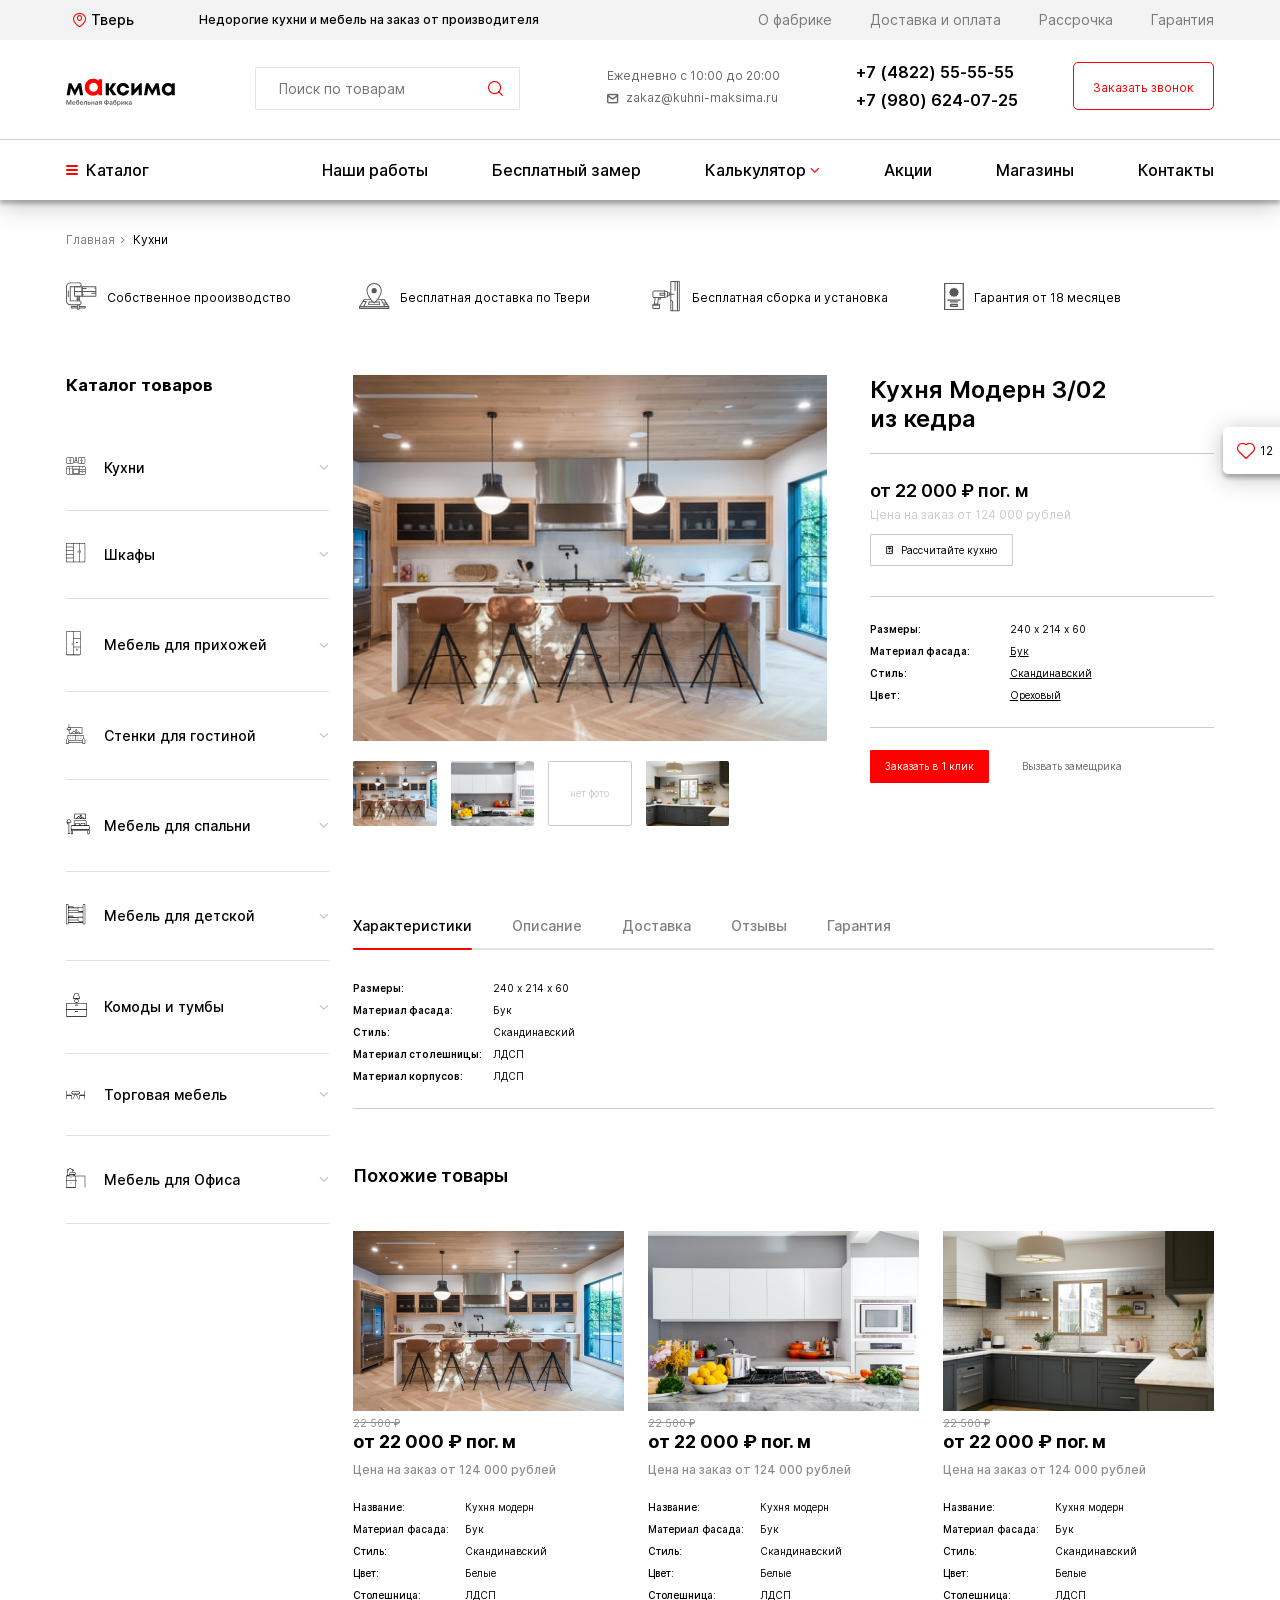
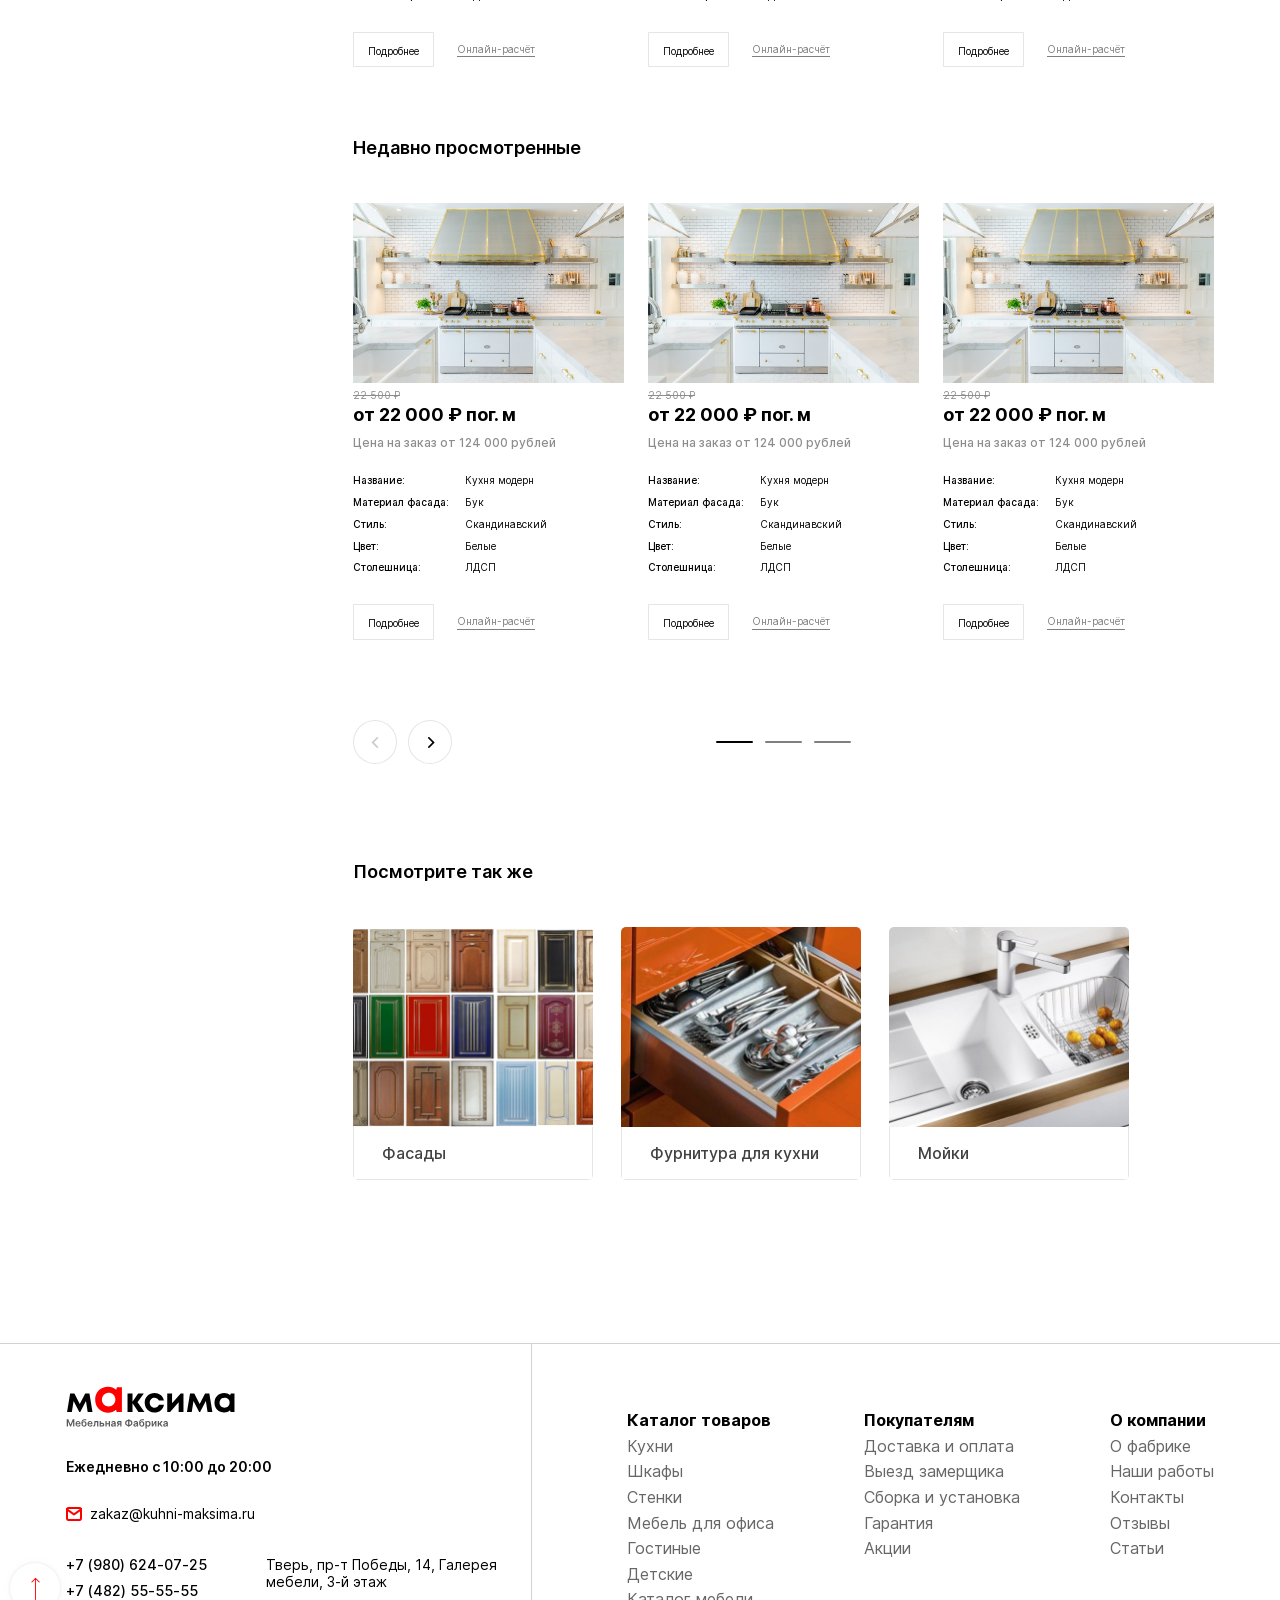
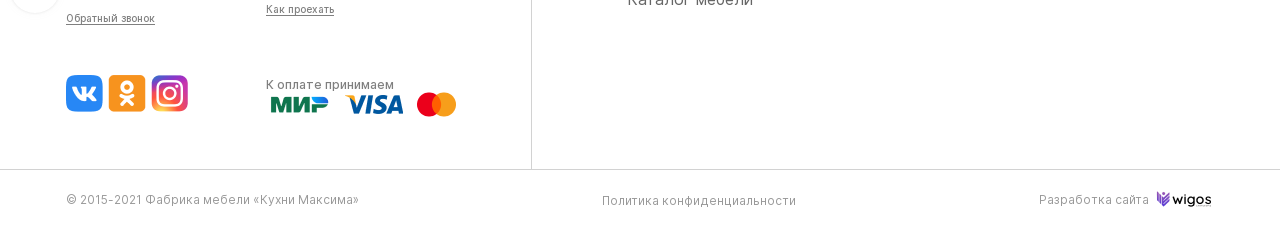
<file: home_3.html>
<!DOCTYPE html>
<html lang="ru">
  <head>
    <meta charset="UTF-8">
    <meta name="viewport" content="width=device-width, initial-scale=1, minimum-scale=1, maximum-scale=1">
    <title>Главная/ кухни / карточка кухни</title>
    <link rel="stylesheet" href="css/main.min.css">
    <link rel="stylesheet" href="css/libs.min.css">
  </head>
  <body class="page-product">
    <header class="header">
      <div class="header__top">
        <div class="container">
          <button class="header__top-change" type="button" data-modal-target="modal_change_locale"><i class="icon-locale"></i><span class="text">Тверь</span></button>
          <div class="header__top-text">
            <p>Недорогие кухни и мебель на заказ от производителя</p>
          </div>
          <div class="header__top-nav">
            <ul>
              <li><a href="#">О фабрике</a></li>
              <li><a href="#">Доставка и оплата</a></li>
              <li><a href="#">Рассрочка</a></li>
              <li><a href="#">Гарантия</a></li>
            </ul>
          </div>
        </div>
      </div>
      <div class="header__center">
        <div class="container">
          <button class="header__center-burger" type="button" data-modal-target="modal_smart_menu"><span class="line"></span><span class="line"></span><span class="line"></span></button>
          <div class="header__center-logo"><a href="/"><img src="./img/logo.svg" alt="logo"></a></div>
          <div class="header__center-search">
            <form class="form_search" action="#">
              <input class="form_search-field" type="text" placeholder="Поиск по товарам">
              <button class="form_search-button" type="submit"><i class="icon-loupe"></i></button>
            </form>
            <button class="form_search_smart_target" type="button" data-modal-target="modal_search"><i class="icon-loupe"></i></button>
          </div>
          <div class="header__center-contact">
            <ul>
              <li>Ежедневно с 10:00 до 20:00</li>
              <li><a href="mailto:zakaz@kuhni-maksima.ru"><i class="icon-mail"></i>zakaz@kuhni-maksima.ru</a></li>
            </ul>
          </div>
          <div class="header__center-phone">
            <ul>
              <li><a href="tel:74822555555">+7 (4822) 55-55-55</a></li>
              <li><a href="tel:79806240725">+7 (980) 624-07-25</a></li>
            </ul>
          </div>
          <div class="header__center-button">
            <button class="button-red-border" type="button"><span>Заказать звонок  </span></button>
          </div>
        </div>
      </div>
      <nav class="header__nav">
        <div class="container">
          <ul>
            <li><a href="#" data-modal-target="modal_catalog">
                <div class="burger"><span class="line"></span><span class="line"></span><span class="line"></span></div>Каталог<i class="icon-arrow-bottom"></i></a></li>
            <li><a href="#">Наши работы</a></li>
            <li><a href="#">Бесплатный замер</a></li>
            <li class="drop-menu"><a href="#">Калькулятор<i class="icon-arrow-bottom"></i></a>
              <ul class="drop-menu-content">
                <li><a href="#">Расчёт кухонь</a></li>
                <li><a href="#">Расчёт шкафов</a></li>
              </ul>
            </li>
            <li><a href="#">Акции</a></li>
            <li class="smart-first"><a href="#">Магазины</a>
              <button class="header__nav-button" type="button"><i class="icon-drop-list"></i></button>
              <ul class="drop-menu-content" id="smart_drop_menu">
                <li><a href="#">Расчёт кухонь</a></li>
                <li><a href="#">Расчёт шкафов</a></li>
              </ul>
            </li>
            <li class="smart-last"><a href="#">Контакты</a></li>
          </ul>
        </div>
      </nav>
    </header>
    <div class="breadcrumbs">
      <div class="container">
        <div class="breadcrumbs__items"><a href="/">Главная</a><span>Кухни </span></div>
      </div>
    </div>
    <div class="advantages">
      <div class="container">
        <div class="advantages__items">
          <div class="advantages__item">
            <div class="image"><svg width="31" height="31" viewBox="0 0 31 31" xmlns="http://www.w3.org/2000/svg" version="1.1" preserveAspectRatio="xMinYMin">
<use xlink:href="#img-clamp"></use>
</svg>
            </div>
            <p>Собственное прооизводство</p>
          </div>
          <div class="advantages__item">
            <div class="image"><svg width="31" height="31" viewBox="0 0 31 31" xmlns="http://www.w3.org/2000/svg" version="1.1" preserveAspectRatio="xMinYMin">
<use xlink:href="#img-wood"></use>
</svg>
            </div>
            <p>Бесплатная доставка по Твери</p>
          </div>
          <div class="advantages__item">
            <div class="image"><svg width="31" height="31" viewBox="0 0 31 31" xmlns="http://www.w3.org/2000/svg" version="1.1" preserveAspectRatio="xMinYMin">
<use xlink:href="#img-drill"></use>
</svg>
            </div>
            <p>Бесплатная сборка и установка</p>
          </div>
          <div class="advantages__item">
            <div class="image"><svg width="20" height="27" viewBox="0 0 20 27" xmlns="http://www.w3.org/2000/svg" version="1.1" preserveAspectRatio="xMinYMin">
<use xlink:href="#img-garant"></use>
</svg>
            </div>
            <p>Гарантия от 18 месяцев</p>
          </div>
        </div>
      </div>
    </div>
    <div class="container">
      <div class="flex flex-wrap">
        <aside class="aside">
          <h3 class="title">Каталог товаров</h3>
          <div class="aside__item">
            <button class="aside__item-header" type="button">
              <div class="text">
                <div class="image"><svg width="20" height="18" viewBox="0 0 20 18" xmlns="http://www.w3.org/2000/svg" version="1.1" preserveAspectRatio="xMinYMin">
<use xlink:href="#img-kitchens"></use>
</svg>
                </div><b>Кухни</b>
              </div><i class="icon-arrow-bottom"></i>
            </button>
            <div class="aside__item-content">
              <div class="item">
                <div class="title"><b>Цвет кухни</b><i class="icon-arrow-bottom"></i></div>
                <div class="content">
                  <label class="field-checked type-square">
                    <input type="checkbox" name="check1"><span class="check"></span><span class="text">Белый</span>
                  </label>
                  <label class="field-checked type-square">
                    <input type="checkbox" name="check2"><span class="check"></span><span class="text">Чёрный</span>
                  </label>
                  <label class="field-checked type-square">
                    <input type="checkbox" name="check3"><span class="check"></span><span class="text">Красный</span>
                  </label>
                  <label class="field-checked type-square">
                    <input type="checkbox" name="check4"><span class="check"></span><span class="text">Синий</span>
                  </label>
                  <label class="field-checked type-square">
                    <input type="checkbox" name="check5"><span class="check"></span><span class="text">Зеленый</span>
                  </label>
                  <label class="field-checked type-square">
                    <input type="checkbox" name="check6"><span class="check"></span><span class="text">Фиолетовый</span>
                  </label>
                  <label class="field-checked type-square">
                    <input type="checkbox" name="check7"><span class="check"></span><span class="text">Оранжевый</span>
                  </label>
                  <label class="field-checked type-square">
                    <input type="checkbox" name="check8"><span class="check"></span><span class="text">Серый</span>
                  </label>
                  <label class="field-checked type-square">
                    <input type="checkbox" name="check9"><span class="check"></span><span class="text">Глянцевый</span>
                  </label>
                  <label class="field-checked type-square">
                    <input type="checkbox" name="check10"><span class="check"></span><span class="text">Металлик</span>
                  </label>
                  <label class="field-checked type-square">
                    <input type="checkbox" name="check11"><span class="check"></span><span class="text">Венге</span>
                  </label>
                  <label class="field-checked type-square">
                    <input type="checkbox" name="check12"><span class="check"></span><span class="text">Орех</span>
                  </label>
                  <label class="field-checked type-square">
                    <input type="checkbox" name="check13"><span class="check"></span><span class="text">Двуцветные</span>
                  </label>
                </div>
              </div>
              <div class="item">
                <div class="title"><b>Форма кухни</b><i class="icon-arrow-bottom"></i></div>
                <div class="content">
                  <label class="field-checked type-circle">
                    <input type="checkbox" name="check14"><span class="check"></span><span class="text">Угловые</span>
                  </label>
                  <label class="field-checked type-circle">
                    <input type="checkbox" name="check15"><span class="check"></span><span class="text">Прямые</span>
                  </label>
                  <label class="field-checked type-circle">
                    <input type="checkbox" name="check16"><span class="check"></span><span class="text">Модульные</span>
                  </label>
                  <label class="field-checked type-circle">
                    <input type="checkbox" name="check17"><span class="check"></span><span class="text">Встроенные</span>
                  </label>
                  <label class="field-checked type-circle">
                    <input type="checkbox" name="check18"><span class="check"></span><span class="text">Г-образные</span>
                  </label>
                  <label class="field-checked type-circle">
                    <input type="checkbox" name="check19"><span class="check"></span><span class="text">П-образные</span>
                  </label>
                  <label class="field-checked type-circle">
                    <input type="checkbox" name="check20"><span class="check"></span><span class="text">Островные</span>
                  </label>
                  <label class="field-checked type-circle">
                    <input type="checkbox" name="check21"><span class="check"></span><span class="text">С барной стойкой</span>
                  </label>
                </div>
              </div>
              <div class="item">
                <div class="title"><b>Стоимость кухни</b><i class="icon-arrow-bottom"></i></div>
                <div class="content"></div>
              </div>
              <div class="item">
                <div class="title"><b>Форма кухни</b><i class="icon-arrow-bottom"></i></div>
                <div class="content"></div>
              </div>
              <div class="item">
                <div class="title"><b>Материал</b><i class="icon-arrow-bottom"></i></div>
                <div class="content"></div>
              </div>
              <div class="item">
                <div class="title"><b>Стиль</b><i class="icon-arrow-bottom"></i></div>
                <div class="content"></div>
              </div>
              <div class="item">
                <div class="title"><b>Размеры</b><i class="icon-arrow-bottom"></i></div>
                <div class="content"></div>
              </div>
            </div>
          </div>
          <div class="aside__item">
            <button class="aside__item-header" type="button">
              <div class="text">
                <div class="image"><svg width="20" height="20" viewBox="0 0 20 20" xmlns="http://www.w3.org/2000/svg" version="1.1" preserveAspectRatio="xMinYMin">
<use xlink:href="#img-wardrobe"></use>
</svg>
                </div><b>Шкафы</b>
              </div><i class="icon-arrow-bottom"></i>
            </button>
            <div class="aside__item-content">
              <label class="field-checked type-circle">
                <input type="checkbox" name="check17"><span class="check"></span><span class="text">Шкафы-купе</span>
              </label>
              <label class="field-checked type-circle">
                <input type="checkbox" name="check18"><span class="check"></span><span class="text">Шкафы распашные</span>
              </label>
              <label class="field-checked type-circle">
                <input type="checkbox" name="check19"><span class="check"></span><span class="text">Шкафы угловые</span>
              </label>
              <label class="field-checked type-circle">
                <input type="checkbox" name="check20"><span class="check"></span><span class="text">Шкафы-встроенные</span>
              </label>
              <label class="field-checked type-circle">
                <input type="checkbox" name="check21"><span class="check"></span><span class="text">Гардеробные</span>
              </label>
            </div>
          </div>
          <div class="aside__item">
            <button class="aside__item-header" type="button">
              <div class="text">
                <div class="image"><svg width="15" height="25" viewBox="0 0 15 25" xmlns="http://www.w3.org/2000/svg" version="1.1" preserveAspectRatio="xMinYMin">
<use xlink:href="#img-furniture"></use>
</svg>
                </div><b>Мебель для прихожей</b>
              </div><i class="icon-arrow-bottom"></i>
            </button>
            <div class="aside__item-content"></div>
          </div>
          <div class="aside__item">
            <button class="aside__item-header" type="button">
              <div class="text">
                <div class="image"><svg width="20" height="20" viewBox="0 0 20 20" xmlns="http://www.w3.org/2000/svg" version="1.1" preserveAspectRatio="xMinYMin">
<use xlink:href="#img-walls"></use>
</svg>
                </div><b>Стенки для гостиной</b>
              </div><i class="icon-arrow-bottom"></i>
            </button>
            <div class="aside__item-content"></div>
          </div>
          <div class="aside__item">
            <button class="aside__item-header" type="button">
              <div class="text">
                <div class="image"><svg width="24" height="24" viewBox="0 0 24 24" xmlns="http://www.w3.org/2000/svg" version="1.1" preserveAspectRatio="xMinYMin">
<use xlink:href="#img-double-bed"></use>
</svg>
                </div><b>Мебель для спальни</b>
              </div><i class="icon-arrow-bottom"></i>
            </button>
            <div class="aside__item-content"></div>
          </div>
          <div class="aside__item">
            <button class="aside__item-header" type="button">
              <div class="text">
                <div class="image"><svg width="20" height="21" viewBox="0 0 20 21" xmlns="http://www.w3.org/2000/svg" version="1.1" preserveAspectRatio="xMinYMin">
<use xlink:href="#img-furniture-double"></use>
</svg>
                </div><b>Мебель для детской</b>
              </div><i class="icon-arrow-bottom"></i>
            </button>
            <div class="aside__item-content"></div>
          </div>
          <div class="aside__item">
            <button class="aside__item-header" type="button">
              <div class="text">
                <div class="image"><svg width="23" height="25" viewBox="0 0 23 25" xmlns="http://www.w3.org/2000/svg" version="1.1" preserveAspectRatio="xMinYMin">
<use xlink:href="#img-bedside-table"></use>
</svg>
                </div><b>Комоды и тумбы</b>
              </div><i class="icon-arrow-bottom"></i>
            </button>
            <div class="aside__item-content"></div>
          </div>
          <div class="aside__item">
            <button class="aside__item-header" type="button">
              <div class="text">
                <div class="image"><svg width="20" height="10" viewBox="0 0 20 10" xmlns="http://www.w3.org/2000/svg" version="1.1" preserveAspectRatio="xMinYMin">
<use xlink:href="#img-commercial-furniture"></use>
</svg>
                </div><b>Торговая мебель</b>
              </div><i class="icon-arrow-bottom"></i>
            </button>
            <div class="aside__item-content"></div>
          </div>
          <div class="aside__item">
            <button class="aside__item-header" type="button">
              <div class="text">
                <div class="image"><svg width="20" height="20" viewBox="0 0 20 20" xmlns="http://www.w3.org/2000/svg" version="1.1" preserveAspectRatio="xMinYMin">
<use xlink:href="#img-office-furniture"></use>
</svg>
                </div><b>Мебель для Офиса</b>
              </div><i class="icon-arrow-bottom"></i>
            </button>
            <div class="aside__item-content"></div>
          </div>
        </aside>
        <div class="main-wrap">
          <div class="product">
            <div class="flex flex-wrap flex-between">
              <div class="product__slider">
                <div class="swiper-container product__slider-main" id="slider_page_product2">
                  <div class="swiper-wrapper">
                    <div class="swiper-slide"><img src="./img/models/slider1.jpg" alt="image"></div>
                    <div class="swiper-slide"><img src="./img/models/item2.jpg" alt="image"></div>
                    <div class="swiper-slide">
                      <div class="not-image"><span>нет фото</span></div>
                    </div>
                    <div class="swiper-slide"><img src="./img/models/item3.jpg" alt="image"></div>
                  </div>
                  <div class="swiper-nav-wrap">
                    <button class="swiper-nav-prev" type="button"><i class="icon-nav-arrow-left"></i></button>
                    <button class="swiper-nav-next" type="button"><i class="icon-nav-arrow-right"></i></button>
                  </div>
                </div>
                <div class="swiper-container product__slider-thumbs" thumbsSlider id="slider_page_product">
                  <div class="swiper-wrapper">
                    <div class="swiper-slide"><img src="./img/models/slider1.jpg" alt="image"></div>
                    <div class="swiper-slide"><img src="./img/models/item2.jpg" alt="image"></div>
                    <div class="swiper-slide">
                      <div class="not-image"><span>нет фото</span></div>
                    </div>
                    <div class="swiper-slide"><img src="./img/models/item3.jpg" alt="image"></div>
                  </div>
                </div>
              </div>
              <div class="product__info">
                <h1 class="title-24">Кухня Модерн 3/02<br> из кедра</h1>
                <div class="product__info-price"><span class="title-18">от 22 000 ₽ пог. м</span>
                  <p class="subtitle">Цена на заказ от 124 000 рублей</p><a class="button-icon" href="#"><i class="icon-calculator"></i><span>Рассчитайте кухню</span></a>
                </div>
                <div class="product__list">
                  <ul>
                    <li> <b>Размеры:</b><span>240 x 214 x 60</span></li>
                    <li><b>Материал фасада: </b><span class="underline">Бук</span></li>
                    <li><b>Стиль:</b><span class="underline">Скандинавский</span></li>
                    <li><b>Цвет:</b><span class="underline">Ореховый</span></li>
                  </ul>
                </div>
                <div class="product__info-buttons">
                  <button class="button-red" type="button"><span>Заказать в 1 клик</span></button>
                  <button class="button-white" type="button"><span>Вызвать замещрика  </span></button>
                </div>
              </div>
            </div>
            <div class="tab_wrap tab--wrap">
              <div class="tab_wrap__nav">
                <ul>
                  <li class="active tab_btn tab--btn" data-tabs-path="item1">
                    <button type="button">Характеристики</button>
                  </li>
                  <li class="tab_btn tab--btn" data-tabs-path="item2">
                    <button type="button">Описание</button>
                  </li>
                  <li class="tab_btn tab--btn" data-tabs-path="item3">
                    <button type="button">Доставка</button>
                  </li>
                  <li class="tab_btn tab--btn" data-tabs-path="item4">
                    <button type="button">Отзывы</button>
                  </li>
                  <li class="tab_btn tab--btn" data-tabs-path="item5">
                    <button type="button">Гарантия</button>
                  </li>
                </ul>
              </div>
              <div class="tab_wrap__tabs">
                <div class="tab_content active tab--content" data-tabs-target="item1">
                  <div class="product__list">
                    <ul>
                      <li> <b>Размеры:</b><span>240 x 214 x 60</span></li>
                      <li><b>Материал фасада: </b><span>Бук</span></li>
                      <li><b>Стиль:</b><span>Скандинавский</span></li>
                      <li><b>Материал столешницы:</b><span>ЛДСП</span></li>
                      <li><b>Материал корпусов:</b><span>ЛДСП</span></li>
                    </ul>
                  </div>
                </div>
                <div class="tab_content active tab--content" data-tabs-target="item2"></div>
                <div class="tab_content active tab--content" data-tabs-target="item3"></div>
                <div class="tab_content active tab--content" data-tabs-target="item4"></div>
                <div class="tab_content active tab--content" data-tabs-target="item5"></div>
              </div>
            </div>
            <div class="section-header">
              <h2 class="title-18">Похожие товары</h2>
            </div>
            <div class="group-items-3">
              <div class="item_product">
                <div class="item_product__top"><img src="./img/models/item1.jpg" alt="image">
                  <button class="item_product__top_favorite" type="button"><i class="icon-like"></i></button>
                </div>
                <div class="item_product__bottom">
                  <div class="item_product__bottom_first">22 500 ₽</div>
                  <div class="item_product__bottom_price">от 22 000 ₽ пог. м</div>
                  <div class="item_product__bottom_price-text">Цена на заказ от 124 000 рублей</div>
                  <ul class="item_product__bottom_list">
                    <li><b>Название:</b><span>Кухня модерн</span></li>
                    <li><b>Материал фасада:</b><span>Бук</span></li>
                    <li><b>Стиль:</b><span>Скандинавский</span></li>
                    <li><b>Цвет:</b><span>Белые</span></li>
                    <li><b>Столешница:</b><span>ЛДСП</span></li>
                  </ul>
                  <div class="item_product__bottom-buttons"><a class="button-gray-border" href="#"><span>Подробнее</span></a><a class="button-default" href="#">Онлайн-расчёт</a></div>
                </div>
              </div>
              <div class="item_product">
                <div class="item_product__top"><img src="./img/models/item2.jpg" alt="image">
                  <button class="item_product__top_favorite" type="button"><i class="icon-like"></i></button>
                </div>
                <div class="item_product__bottom">
                  <div class="item_product__bottom_first">22 500 ₽</div>
                  <div class="item_product__bottom_price">от 22 000 ₽ пог. м</div>
                  <div class="item_product__bottom_price-text">Цена на заказ от 124 000 рублей</div>
                  <ul class="item_product__bottom_list">
                    <li><b>Название:</b><span>Кухня модерн</span></li>
                    <li><b>Материал фасада:</b><span>Бук</span></li>
                    <li><b>Стиль:</b><span>Скандинавский</span></li>
                    <li><b>Цвет:</b><span>Белые</span></li>
                    <li><b>Столешница:</b><span>ЛДСП</span></li>
                  </ul>
                  <div class="item_product__bottom-buttons"><a class="button-gray-border" href="#"><span>Подробнее</span></a><a class="button-default" href="#">Онлайн-расчёт</a></div>
                </div>
              </div>
              <div class="item_product">
                <div class="item_product__top"><img src="./img/models/item3.jpg" alt="image">
                  <button class="item_product__top_favorite" type="button"><i class="icon-like"></i></button>
                </div>
                <div class="item_product__bottom">
                  <div class="item_product__bottom_first">22 500 ₽</div>
                  <div class="item_product__bottom_price">от 22 000 ₽ пог. м</div>
                  <div class="item_product__bottom_price-text">Цена на заказ от 124 000 рублей</div>
                  <ul class="item_product__bottom_list">
                    <li><b>Название:</b><span>Кухня модерн</span></li>
                    <li><b>Материал фасада:</b><span>Бук</span></li>
                    <li><b>Стиль:</b><span>Скандинавский</span></li>
                    <li><b>Цвет:</b><span>Белые</span></li>
                    <li><b>Столешница:</b><span>ЛДСП</span></li>
                  </ul>
                  <div class="item_product__bottom-buttons"><a class="button-gray-border" href="#"><span>Подробнее</span></a><a class="button-default" href="#">Онлайн-расчёт</a></div>
                </div>
              </div>
            </div>
            <section class="section-reviews">
              <div class="section-header">
                <h3 class="title-18">Недавно просмотренные</h3>
              </div>
              <div class="swiper-container control-mt" id="slider_item_related">
                <div class="swiper-wrapper">
                  <div class="swiper-slide">
                    <div class="group-items-3">
                      <div class="item_product">
                        <div class="item_product__top"><img src="./img/models/item7.jpg" alt="image">
                          <button class="item_product__top_favorite" type="button"><i class="icon-like"></i></button>
                        </div>
                        <div class="item_product__bottom">
                          <div class="item_product__bottom_first">22 500 ₽</div>
                          <div class="item_product__bottom_price">от 22 000 ₽ пог. м</div>
                          <div class="item_product__bottom_price-text">Цена на заказ от 124 000 рублей</div>
                          <ul class="item_product__bottom_list">
                            <li><b>Название:</b><span>Кухня модерн</span></li>
                            <li><b>Материал фасада:</b><span>Бук</span></li>
                            <li><b>Стиль:</b><span>Скандинавский</span></li>
                            <li><b>Цвет:</b><span>Белые</span></li>
                            <li><b>Столешница:</b><span>ЛДСП</span></li>
                          </ul>
                          <div class="item_product__bottom-buttons"><a class="button-gray-border" href="#"><span>Подробнее</span></a><a class="button-default" href="#">Онлайн-расчёт</a></div>
                        </div>
                      </div>
                    </div>
                  </div>
                  <div class="swiper-slide">
                    <div class="group-items-3">
                      <div class="item_product">
                        <div class="item_product__top"><img src="./img/models/item7.jpg" alt="image">
                          <button class="item_product__top_favorite" type="button"><i class="icon-like"></i></button>
                        </div>
                        <div class="item_product__bottom">
                          <div class="item_product__bottom_first">22 500 ₽</div>
                          <div class="item_product__bottom_price">от 22 000 ₽ пог. м</div>
                          <div class="item_product__bottom_price-text">Цена на заказ от 124 000 рублей</div>
                          <ul class="item_product__bottom_list">
                            <li><b>Название:</b><span>Кухня модерн</span></li>
                            <li><b>Материал фасада:</b><span>Бук</span></li>
                            <li><b>Стиль:</b><span>Скандинавский</span></li>
                            <li><b>Цвет:</b><span>Белые</span></li>
                            <li><b>Столешница:</b><span>ЛДСП</span></li>
                          </ul>
                          <div class="item_product__bottom-buttons"><a class="button-gray-border" href="#"><span>Подробнее</span></a><a class="button-default" href="#">Онлайн-расчёт</a></div>
                        </div>
                      </div>
                    </div>
                  </div>
                  <div class="swiper-slide">
                    <div class="group-items-3">
                      <div class="item_product">
                        <div class="item_product__top"><img src="./img/models/item7.jpg" alt="image">
                          <button class="item_product__top_favorite" type="button"><i class="icon-like"></i></button>
                        </div>
                        <div class="item_product__bottom">
                          <div class="item_product__bottom_first">22 500 ₽</div>
                          <div class="item_product__bottom_price">от 22 000 ₽ пог. м</div>
                          <div class="item_product__bottom_price-text">Цена на заказ от 124 000 рублей</div>
                          <ul class="item_product__bottom_list">
                            <li><b>Название:</b><span>Кухня модерн</span></li>
                            <li><b>Материал фасада:</b><span>Бук</span></li>
                            <li><b>Стиль:</b><span>Скандинавский</span></li>
                            <li><b>Цвет:</b><span>Белые</span></li>
                            <li><b>Столешница:</b><span>ЛДСП</span></li>
                          </ul>
                          <div class="item_product__bottom-buttons"><a class="button-gray-border" href="#"><span>Подробнее</span></a><a class="button-default" href="#">Онлайн-расчёт</a></div>
                        </div>
                      </div>
                    </div>
                  </div>
                  <div class="swiper-slide">
                    <div class="group-items-3">
                      <div class="item_product">
                        <div class="item_product__top"><img src="./img/models/item7.jpg" alt="image">
                          <button class="item_product__top_favorite" type="button"><i class="icon-like"></i></button>
                        </div>
                        <div class="item_product__bottom">
                          <div class="item_product__bottom_first">22 500 ₽</div>
                          <div class="item_product__bottom_price">от 22 000 ₽ пог. м</div>
                          <div class="item_product__bottom_price-text">Цена на заказ от 124 000 рублей</div>
                          <ul class="item_product__bottom_list">
                            <li><b>Название:</b><span>Кухня модерн</span></li>
                            <li><b>Материал фасада:</b><span>Бук</span></li>
                            <li><b>Стиль:</b><span>Скандинавский</span></li>
                            <li><b>Цвет:</b><span>Белые</span></li>
                            <li><b>Столешница:</b><span>ЛДСП</span></li>
                          </ul>
                          <div class="item_product__bottom-buttons"><a class="button-gray-border" href="#"><span>Подробнее</span></a><a class="button-default" href="#">Онлайн-расчёт</a></div>
                        </div>
                      </div>
                    </div>
                  </div>
                  <div class="swiper-slide">
                    <div class="group-items-3">
                      <div class="item_product">
                        <div class="item_product__top"><img src="./img/models/item7.jpg" alt="image">
                          <button class="item_product__top_favorite" type="button"><i class="icon-like"></i></button>
                        </div>
                        <div class="item_product__bottom">
                          <div class="item_product__bottom_first">22 500 ₽</div>
                          <div class="item_product__bottom_price">от 22 000 ₽ пог. м</div>
                          <div class="item_product__bottom_price-text">Цена на заказ от 124 000 рублей</div>
                          <ul class="item_product__bottom_list">
                            <li><b>Название:</b><span>Кухня модерн</span></li>
                            <li><b>Материал фасада:</b><span>Бук</span></li>
                            <li><b>Стиль:</b><span>Скандинавский</span></li>
                            <li><b>Цвет:</b><span>Белые</span></li>
                            <li><b>Столешница:</b><span>ЛДСП</span></li>
                          </ul>
                          <div class="item_product__bottom-buttons"><a class="button-gray-border" href="#"><span>Подробнее</span></a><a class="button-default" href="#">Онлайн-расчёт</a></div>
                        </div>
                      </div>
                    </div>
                  </div>
                  <div class="swiper-slide">
                    <div class="group-items-3">
                      <div class="item_product">
                        <div class="item_product__top"><img src="./img/models/item7.jpg" alt="image">
                          <button class="item_product__top_favorite" type="button"><i class="icon-like"></i></button>
                        </div>
                        <div class="item_product__bottom">
                          <div class="item_product__bottom_first">22 500 ₽</div>
                          <div class="item_product__bottom_price">от 22 000 ₽ пог. м</div>
                          <div class="item_product__bottom_price-text">Цена на заказ от 124 000 рублей</div>
                          <ul class="item_product__bottom_list">
                            <li><b>Название:</b><span>Кухня модерн</span></li>
                            <li><b>Материал фасада:</b><span>Бук</span></li>
                            <li><b>Стиль:</b><span>Скандинавский</span></li>
                            <li><b>Цвет:</b><span>Белые</span></li>
                            <li><b>Столешница:</b><span>ЛДСП</span></li>
                          </ul>
                          <div class="item_product__bottom-buttons"><a class="button-gray-border" href="#"><span>Подробнее</span></a><a class="button-default" href="#">Онлайн-расчёт</a></div>
                        </div>
                      </div>
                    </div>
                  </div>
                  <div class="swiper-slide">
                    <div class="group-items-3">
                      <div class="item_product">
                        <div class="item_product__top"><img src="./img/models/item7.jpg" alt="image">
                          <button class="item_product__top_favorite" type="button"><i class="icon-like"></i></button>
                        </div>
                        <div class="item_product__bottom">
                          <div class="item_product__bottom_first">22 500 ₽</div>
                          <div class="item_product__bottom_price">от 22 000 ₽ пог. м</div>
                          <div class="item_product__bottom_price-text">Цена на заказ от 124 000 рублей</div>
                          <ul class="item_product__bottom_list">
                            <li><b>Название:</b><span>Кухня модерн</span></li>
                            <li><b>Материал фасада:</b><span>Бук</span></li>
                            <li><b>Стиль:</b><span>Скандинавский</span></li>
                            <li><b>Цвет:</b><span>Белые</span></li>
                            <li><b>Столешница:</b><span>ЛДСП</span></li>
                          </ul>
                          <div class="item_product__bottom-buttons"><a class="button-gray-border" href="#"><span>Подробнее</span></a><a class="button-default" href="#">Онлайн-расчёт</a></div>
                        </div>
                      </div>
                    </div>
                  </div>
                  <div class="swiper-slide">
                    <div class="group-items-3">
                      <div class="item_product">
                        <div class="item_product__top"><img src="./img/models/item7.jpg" alt="image">
                          <button class="item_product__top_favorite" type="button"><i class="icon-like"></i></button>
                        </div>
                        <div class="item_product__bottom">
                          <div class="item_product__bottom_first">22 500 ₽</div>
                          <div class="item_product__bottom_price">от 22 000 ₽ пог. м</div>
                          <div class="item_product__bottom_price-text">Цена на заказ от 124 000 рублей</div>
                          <ul class="item_product__bottom_list">
                            <li><b>Название:</b><span>Кухня модерн</span></li>
                            <li><b>Материал фасада:</b><span>Бук</span></li>
                            <li><b>Стиль:</b><span>Скандинавский</span></li>
                            <li><b>Цвет:</b><span>Белые</span></li>
                            <li><b>Столешница:</b><span>ЛДСП</span></li>
                          </ul>
                          <div class="item_product__bottom-buttons"><a class="button-gray-border" href="#"><span>Подробнее</span></a><a class="button-default" href="#">Онлайн-расчёт</a></div>
                        </div>
                      </div>
                    </div>
                  </div>
                  <div class="swiper-slide">
                    <div class="group-items-3">
                      <div class="item_product">
                        <div class="item_product__top"><img src="./img/models/item7.jpg" alt="image">
                          <button class="item_product__top_favorite" type="button"><i class="icon-like"></i></button>
                        </div>
                        <div class="item_product__bottom">
                          <div class="item_product__bottom_first">22 500 ₽</div>
                          <div class="item_product__bottom_price">от 22 000 ₽ пог. м</div>
                          <div class="item_product__bottom_price-text">Цена на заказ от 124 000 рублей</div>
                          <ul class="item_product__bottom_list">
                            <li><b>Название:</b><span>Кухня модерн</span></li>
                            <li><b>Материал фасада:</b><span>Бук</span></li>
                            <li><b>Стиль:</b><span>Скандинавский</span></li>
                            <li><b>Цвет:</b><span>Белые</span></li>
                            <li><b>Столешница:</b><span>ЛДСП</span></li>
                          </ul>
                          <div class="item_product__bottom-buttons"><a class="button-gray-border" href="#"><span>Подробнее</span></a><a class="button-default" href="#">Онлайн-расчёт</a></div>
                        </div>
                      </div>
                    </div>
                  </div>
                </div>
                <div class="section-reviews__control">
                  <div class="swiper-pagination"></div>
                  <div class="swiper-nav-wrap">
                    <button class="swiper-nav-prev" type="button"><i class="icon-nav-arrow-left"></i></button>
                    <button class="swiper-nav-next" type="button"><i class="icon-nav-arrow-right"></i></button>
                  </div>
                </div>
              </div>
            </section>
            <section class="section-watch">
              <div class="section-header">
                <h3 class="title-18">Посмотрите так же</h3>
              </div>
              <div class="cat_items"><a class="cat_items__item" href="#"><img src="./img/models/cat1.jpg" alt="image">
                  <div class="text"><span>Фасады</span></div></a><a class="cat_items__item" href="#"><img src="./img/models/cat2.jpg" alt="image">
                  <div class="text"><span>Фурнитура для кухни</span></div></a><a class="cat_items__item" href="#"><img src="./img/models/cat3.jpg" alt="image">
                  <div class="text"><span>Мойки</span></div></a></div>
            </section>
          </div>
        </div>
      </div>
    </div>
    <footer class="footer">
      <div class="footer__arrow-top" id="scroll_top"><i class="icon-arrow-top"></i></div>
      <div class="footer__top">
        <div class="container">
          <div class="footer__top-left"><a class="logo" href="/"><img src="./img/logo.svg" alt="logo"></a><b class="time">Ежедневно с 10:00 до 20:00</b><a class="mail" href="mailto:zakaz@kuhni-maksima.ru"><i class="icon-mail"></i>zakaz@kuhni-maksima.ru</a>
            <div class="links">
              <div class="links__left">
                <ul>
                  <li><a href="tel:79806240725"><b>+7 (980) 624-07-25</b></a></li>
                  <li><a href="tel:74822555555"><b>+7 (482) 55-55-55</b></a></li>
                  <li><a href="#">Обратный звонок</a></li>
                </ul>
              </div>
              <div class="links__right">
                <ul>
                  <li>Тверь, пр-т Победы, 14, Галерея мебели, 3-й этаж</li>
                  <li><a href="tel:74822555555">Как проехать</a></li>
                </ul>
              </div>
            </div>
            <div class="links">
              <div class="links__left">
                <div class="social"><a href="#"><img src="./img/vk.png" alt="image"></a><a href="#"><img src="./img/ok.png" alt="image"></a><a href="#"><img src="./img/instagram.png" alt="image"></a></div>
              </div>
              <div class="links__right">
                <div class="pay"><span>К оплате принимаем</span>
                  <div class="pay__images"><img src="./img/pay-mir.png" alt="image"><img src="./img/pay-visa.png" alt="image"><img src="./img/pay-master.png" alt="image"></div>
                </div>
              </div>
            </div>
          </div>
          <div class="footer__top-right">
            <ul>
              <li>Каталог товаров</li>
              <li> <a href="#">Кухни</a></li>
              <li> <a href="#">Шкафы</a></li>
              <li> <a href="#">Стенки</a></li>
              <li> <a href="#">Мебель для офиса</a></li>
              <li> <a href="#">Гостиные</a></li>
              <li> <a href="#">Детские</a></li>
              <li> <a href="#">Каталог мебели</a></li>
            </ul>
            <ul>
              <li>Покупателям</li>
              <li> <a href="#">Доставка и оплата</a></li>
              <li> <a href="#">Выезд замерщика</a></li>
              <li> <a href="#">Сборка и установка</a></li>
              <li> <a href="#">Гарантия</a></li>
              <li> <a href="#">Акции</a></li>
            </ul>
            <ul>
              <li>О компании</li>
              <li> <a href="#">О фабрике</a></li>
              <li> <a href="#">Наши работы</a></li>
              <li> <a href="#">Контакты</a></li>
              <li> <a href="#">Отзывы</a></li>
              <li> <a href="#">Статьи</a></li>
            </ul>
          </div>
        </div>
      </div>
      <div class="footer__bottom">
        <div class="container">
          <div class="footer__bottom_left">
            <p>© 2015-2021 Фабрика мебели «Кухни Максима»</p>
          </div>
          <div class="footer__bottom_center"><a href="#">Политика конфиденциальности</a></div>
          <div class="footer__bottom_right"><a class="logo" href="#"><span>Разработка сайта </span><img src="./img/logo-wigos.png" alt="logo"></a></div>
        </div>
      </div>
    </footer><a class="wg-favorite" href="#" data-modal-target="modal_favorite">
      <div class="flex items-center"><i class="icon-like"></i><span>12</span></div></a>
    <div class="smart_menu modal_content" id="modal_smart_menu">
      <div class="modal_content__overlay"></div>
      <div class="smart_menu__wrap">
        <div class="smart_menu__header">
          <button class="smart_menu__header-locale" type="button" data-modal-target="modal_change_locale"><i class="icon-locale"></i><span class="text">Тверь</span></button>
          <button class="modal_close" type="button"><svg width="15" height="15" viewBox="0 0 15 15" fill="none" xmlns="http://www.w3.org/2000/svg">
<path d="M1 1L14 14" stroke="black"/>
<path d="M14 1L1 14" stroke="black"/>
</svg>
          </button>
        </div>
        <div class="smart_menu__nav">
          <ul>
            <li><a href="#">Наши работы</a></li>
            <li><a href="#">Бесплатный замер</a></li>
            <li><a href="#">Калькулятор<i class="icon-arrow-bottom"></i></a>
              <ul class="smart-drop-menu-content">
                <li><a href="#">Расчёт кухонь</a></li>
                <li><a href="#">Расчёт шкафов</a></li>
              </ul>
            </li>
            <li><a href="#">Акции</a></li>
            <li><a href="#">Магазины</a></li>
            <li><a href="#">Контакты</a></li>
          </ul>
        </div>
        <div class="smart_menu__foot">
          <ul>
            <li><a href="#">О фабрике</a></li>
            <li><a href="#">Доставка и оплата</a></li>
            <li><a href="#">Рассрочка</a></li>
            <li><a href="#">Гарантия</a></li>
          </ul>
        </div>
      </div>
    </div>
    <div class="modal_content modal_static" id="modal_search">
      <div class="modal_content__wrap">
        <div class="modal_content__header"><b class="title">Поиск</b>
          <button class="modal_close" type="button"><svg width="15" height="15" viewBox="0 0 15 15" fill="none" xmlns="http://www.w3.org/2000/svg">
<path d="M1 1L14 14" stroke="black"/>
<path d="M14 1L1 14" stroke="black"/>
</svg>
          </button>
        </div>
        <div class="modal_content__box" data-simplebar>
          <input class="field" type="text" placeholder="Что бы хотели найти?"><b class="title">Вот что мы нашли:</b>
          <div class="smart_search_item"><img src="./img/models/item2.jpg" alt="image">
            <div class="text"><b>Кухня «Лайк-вейт»</b><span>от 22 000 ₽ пог. м</span></div>
          </div>
          <div class="smart_search_item"><img src="./img/models/item4.jpg" alt="image">
            <div class="text"><b>Кухня «Джейсон Юнион»</b><span>от 120 000 ₽ пог. м</span></div>
          </div>
          <div class="smart_search_item"><img src="./img/models/item3.jpg" alt="image">
            <div class="text"><b>Кухня «Мегакедр»</b><span>от 500 000 ₽ пог. м</span></div>
          </div>
          <div class="smart_search_item"><img src="./img/models/item2.jpg" alt="image">
            <div class="text"><b>Кухня «Лайк-вейт»</b><span>от 22 000 ₽ пог. м</span></div>
          </div>
          <div class="smart_search_item"><img src="./img/models/item4.jpg" alt="image">
            <div class="text"><b>Кухня «Джейсон Юнион»</b><span>от 120 000 ₽ пог. м</span></div>
          </div>
          <div class="smart_search_item"><img src="./img/models/item3.jpg" alt="image">
            <div class="text"><b>Кухня «Мегакедр»</b><span>от 500 000 ₽ пог. м </span></div>
          </div>
        </div>
      </div>
    </div>
    <div class="modal_content" id="modal_favorite">
      <div class="modal_content__bg">
        <div class="modal_content__header"><b class="title">Избранное</b>
          <button class="modal_close" type="button"><svg width="10" height="10" viewBox="0 0 10 10" fill="none" xmlns="http://www.w3.org/2000/svg">
<path d="M1 1L9 9" stroke="black"/>
<path d="M9 1L1 9" stroke="black"/>
</svg>
          </button>
        </div>
        <div class="modal_content__favorites">
          <div class="item">
            <div class="item__left"><img src="./img/models/item2.jpg" alt="image"></div>
            <div class="item__right">
              <div class="top"><b>Кухня «Джейсон Юнион»</b><span>от 120 000 ₽ пог. м</span></div>
              <div class="bottom"><a href="#">Перейти к заказу</a>
                <button class="favorite_trash" type="button"><svg width="6" height="8" viewBox="0 0 6 8" fill="none" xmlns="http://www.w3.org/2000/svg">
<path d="M1 2.33329H0.666667V6.66663C0.666667 6.84344 0.736905 7.01301 0.861929 7.13803C0.986953 7.26305 1.15652 7.33329 1.33333 7.33329H4.66667C4.84348 7.33329 5.01305 7.26305 5.13807 7.13803C5.2631 7.01301 5.33333 6.84344 5.33333 6.66663V2.33329H1ZM2.33333 6.33329H1.66667V3.33329H2.33333V6.33329ZM4.33333 6.33329H3.66667V3.33329H4.33333V6.33329ZM4.53933 1.33329L4 0.666626H2L1.46067 1.33329H0V1.99996H6V1.33329H4.53933Z" fill="#595959"/>
</svg>
                </button>
              </div>
            </div>
          </div>
          <div class="item">
            <div class="item__left"><img src="./img/models/item3.jpg" alt="image"></div>
            <div class="item__right">
              <div class="top"><b>Кухня «Джейсон Юнион»</b><span>от 120 000 ₽ пог. м</span></div>
              <div class="bottom"><a href="#">Перейти к заказу</a>
                <button class="favorite_trash" type="button"><svg width="6" height="8" viewBox="0 0 6 8" fill="none" xmlns="http://www.w3.org/2000/svg">
<path d="M1 2.33329H0.666667V6.66663C0.666667 6.84344 0.736905 7.01301 0.861929 7.13803C0.986953 7.26305 1.15652 7.33329 1.33333 7.33329H4.66667C4.84348 7.33329 5.01305 7.26305 5.13807 7.13803C5.2631 7.01301 5.33333 6.84344 5.33333 6.66663V2.33329H1ZM2.33333 6.33329H1.66667V3.33329H2.33333V6.33329ZM4.33333 6.33329H3.66667V3.33329H4.33333V6.33329ZM4.53933 1.33329L4 0.666626H2L1.46067 1.33329H0V1.99996H6V1.33329H4.53933Z" fill="#595959"/>
</svg>
                </button>
              </div>
            </div>
          </div>
          <div class="item">
            <div class="item__left"><img src="./img/models/item4.jpg" alt="image"></div>
            <div class="item__right">
              <div class="top"><b>Кухня «Джейсон Юнион»</b><span>от 120 000 ₽ пог. м</span></div>
              <div class="bottom"><a href="#">Перейти к заказу</a>
                <button class="favorite_trash" type="button"><svg width="6" height="8" viewBox="0 0 6 8" fill="none" xmlns="http://www.w3.org/2000/svg">
<path d="M1 2.33329H0.666667V6.66663C0.666667 6.84344 0.736905 7.01301 0.861929 7.13803C0.986953 7.26305 1.15652 7.33329 1.33333 7.33329H4.66667C4.84348 7.33329 5.01305 7.26305 5.13807 7.13803C5.2631 7.01301 5.33333 6.84344 5.33333 6.66663V2.33329H1ZM2.33333 6.33329H1.66667V3.33329H2.33333V6.33329ZM4.33333 6.33329H3.66667V3.33329H4.33333V6.33329ZM4.53933 1.33329L4 0.666626H2L1.46067 1.33329H0V1.99996H6V1.33329H4.53933Z" fill="#595959"/>
</svg>
                </button>
              </div>
            </div>
          </div>
          <div class="item">
            <div class="item__left"><img src="./img/models/item2.jpg" alt="image"></div>
            <div class="item__right">
              <div class="top"><b>Кухня «Джейсон Юнион»</b><span>от 120 000 ₽ пог. м</span></div>
              <div class="bottom"><a href="#">Перейти к заказу</a>
                <button class="favorite_trash" type="button"><svg width="6" height="8" viewBox="0 0 6 8" fill="none" xmlns="http://www.w3.org/2000/svg">
<path d="M1 2.33329H0.666667V6.66663C0.666667 6.84344 0.736905 7.01301 0.861929 7.13803C0.986953 7.26305 1.15652 7.33329 1.33333 7.33329H4.66667C4.84348 7.33329 5.01305 7.26305 5.13807 7.13803C5.2631 7.01301 5.33333 6.84344 5.33333 6.66663V2.33329H1ZM2.33333 6.33329H1.66667V3.33329H2.33333V6.33329ZM4.33333 6.33329H3.66667V3.33329H4.33333V6.33329ZM4.53933 1.33329L4 0.666626H2L1.46067 1.33329H0V1.99996H6V1.33329H4.53933Z" fill="#595959"/>
</svg>
                </button>
              </div>
            </div>
          </div>
          <div class="item">
            <div class="item__left"><img src="./img/models/item3.jpg" alt="image"></div>
            <div class="item__right">
              <div class="top"><b>Кухня «Джейсон Юнион»</b><span>от 120 000 ₽ пог. м</span></div>
              <div class="bottom"><a href="#">Перейти к заказу</a>
                <button class="favorite_trash" type="button"><svg width="6" height="8" viewBox="0 0 6 8" fill="none" xmlns="http://www.w3.org/2000/svg">
<path d="M1 2.33329H0.666667V6.66663C0.666667 6.84344 0.736905 7.01301 0.861929 7.13803C0.986953 7.26305 1.15652 7.33329 1.33333 7.33329H4.66667C4.84348 7.33329 5.01305 7.26305 5.13807 7.13803C5.2631 7.01301 5.33333 6.84344 5.33333 6.66663V2.33329H1ZM2.33333 6.33329H1.66667V3.33329H2.33333V6.33329ZM4.33333 6.33329H3.66667V3.33329H4.33333V6.33329ZM4.53933 1.33329L4 0.666626H2L1.46067 1.33329H0V1.99996H6V1.33329H4.53933Z" fill="#595959"/>
</svg>
                </button>
              </div>
            </div>
          </div>
          <div class="item">
            <div class="item__left"><img src="./img/models/item4.jpg" alt="image"></div>
            <div class="item__right">
              <div class="top"><b>Кухня «Джейсон Юнион»</b><span>от 120 000 ₽ пог. м</span></div>
              <div class="bottom"><a href="#">Перейти к заказу</a>
                <button class="favorite_trash" type="button"><svg width="6" height="8" viewBox="0 0 6 8" fill="none" xmlns="http://www.w3.org/2000/svg">
<path d="M1 2.33329H0.666667V6.66663C0.666667 6.84344 0.736905 7.01301 0.861929 7.13803C0.986953 7.26305 1.15652 7.33329 1.33333 7.33329H4.66667C4.84348 7.33329 5.01305 7.26305 5.13807 7.13803C5.2631 7.01301 5.33333 6.84344 5.33333 6.66663V2.33329H1ZM2.33333 6.33329H1.66667V3.33329H2.33333V6.33329ZM4.33333 6.33329H3.66667V3.33329H4.33333V6.33329ZM4.53933 1.33329L4 0.666626H2L1.46067 1.33329H0V1.99996H6V1.33329H4.53933Z" fill="#595959"/>
</svg>
                </button>
              </div>
            </div>
          </div>
        </div>
      </div>
    </div>
    <div class="modal_content modal_catalog" id="modal_catalog">
      <div class="modal_content__sect-header"><b>Каталог</b>
        <button class="modal_close" type="button"><svg width="13" height="13" viewBox="0 0 13 13" fill="none" xmlns="http://www.w3.org/2000/svg">
<path d="M1 1L12 12" stroke="black"/>
<path d="M12 1L1 12" stroke="black"/>
</svg>
        </button>
      </div>
      <div class="modal_content__wrap">
        <div class="aside">
          <div class="aside__item">
            <button class="aside__item-header" type="button">
              <div class="text">
                <div class="image"><img src="./img/icons/kitchens.svg" alt="image"></div><b>Кухни</b>
              </div><i class="icon-arrow-bottom"></i>
            </button>
            <div class="aside__item-content">
              <div class="item">
                <div class="title"><b>Цвет кухни</b><i class="icon-arrow-bottom"></i></div>
                <div class="content">
                  <label class="field-checked type-square">
                    <input type="checkbox" name="check1"><span class="check"></span><span class="text">Белый</span>
                  </label>
                  <label class="field-checked type-square">
                    <input type="checkbox" name="check2"><span class="check"></span><span class="text">Чёрный</span>
                  </label>
                  <label class="field-checked type-square">
                    <input type="checkbox" name="check3"><span class="check"></span><span class="text">Красный</span>
                  </label>
                  <label class="field-checked type-square">
                    <input type="checkbox" name="check4"><span class="check"></span><span class="text">Синий</span>
                  </label>
                  <label class="field-checked type-square">
                    <input type="checkbox" name="check5"><span class="check"></span><span class="text">Зеленый</span>
                  </label>
                  <label class="field-checked type-square">
                    <input type="checkbox" name="check6"><span class="check"></span><span class="text">Фиолетовый</span>
                  </label>
                  <label class="field-checked type-square">
                    <input type="checkbox" name="check7"><span class="check"></span><span class="text">Оранжевый</span>
                  </label>
                  <label class="field-checked type-square">
                    <input type="checkbox" name="check8"><span class="check"></span><span class="text">Серый</span>
                  </label>
                  <label class="field-checked type-square">
                    <input type="checkbox" name="check9"><span class="check"></span><span class="text">Глянцевый</span>
                  </label>
                  <label class="field-checked type-square">
                    <input type="checkbox" name="check10"><span class="check"></span><span class="text">Металлик</span>
                  </label>
                  <label class="field-checked type-square">
                    <input type="checkbox" name="check11"><span class="check"></span><span class="text">Венге</span>
                  </label>
                  <label class="field-checked type-square">
                    <input type="checkbox" name="check12"><span class="check"></span><span class="text">Орех</span>
                  </label>
                  <label class="field-checked type-square">
                    <input type="checkbox" name="check13"><span class="check"></span><span class="text">Двуцветные</span>
                  </label>
                </div>
              </div>
              <div class="item">
                <div class="title"><b>Форма кухни</b><i class="icon-arrow-bottom"></i></div>
                <div class="content">
                  <label class="field-checked type-circle">
                    <input type="checkbox" name="check14"><span class="check"></span><span class="text">Угловые</span>
                  </label>
                  <label class="field-checked type-circle">
                    <input type="checkbox" name="check15"><span class="check"></span><span class="text">Прямые</span>
                  </label>
                  <label class="field-checked type-circle">
                    <input type="checkbox" name="check16"><span class="check"></span><span class="text">Модульные</span>
                  </label>
                  <label class="field-checked type-circle">
                    <input type="checkbox" name="check17"><span class="check"></span><span class="text">Встроенные</span>
                  </label>
                  <label class="field-checked type-circle">
                    <input type="checkbox" name="check18"><span class="check"></span><span class="text">Г-образные</span>
                  </label>
                  <label class="field-checked type-circle">
                    <input type="checkbox" name="check19"><span class="check"></span><span class="text">П-образные</span>
                  </label>
                  <label class="field-checked type-circle">
                    <input type="checkbox" name="check20"><span class="check"></span><span class="text">Островные</span>
                  </label>
                  <label class="field-checked type-circle">
                    <input type="checkbox" name="check21"><span class="check"></span><span class="text">С барной стойкой</span>
                  </label>
                </div>
              </div>
              <div class="item">
                <div class="title"><b>Стоимость кухни</b><i class="icon-arrow-bottom"></i></div>
                <div class="content"></div>
              </div>
              <div class="item">
                <div class="title"><b>Форма кухни</b><i class="icon-arrow-bottom"></i></div>
                <div class="content"></div>
              </div>
              <div class="item">
                <div class="title"><b>Материал</b><i class="icon-arrow-bottom"></i></div>
                <div class="content"></div>
              </div>
              <div class="item">
                <div class="title"><b>Стиль</b><i class="icon-arrow-bottom"></i></div>
                <div class="content"></div>
              </div>
              <div class="item">
                <div class="title"><b>Размеры</b><i class="icon-arrow-bottom"></i></div>
                <div class="content"></div>
              </div>
            </div>
          </div>
          <div class="aside__item">
            <button class="aside__item-header" type="button">
              <div class="text">
                <div class="image"><img src="./img/icons/wardrobe.svg" alt="image"></div><b>Шкафы</b>
              </div><i class="icon-arrow-bottom"></i>
            </button>
            <div class="aside__item-content">
              <label class="field-checked type-circle">
                <input type="checkbox" name="check17"><span class="check"></span><span class="text">Шкафы-купе</span>
              </label>
              <label class="field-checked type-circle">
                <input type="checkbox" name="check18"><span class="check"></span><span class="text">Шкафы распашные</span>
              </label>
              <label class="field-checked type-circle">
                <input type="checkbox" name="check19"><span class="check"></span><span class="text">Шкафы угловые</span>
              </label>
              <label class="field-checked type-circle">
                <input type="checkbox" name="check20"><span class="check"></span><span class="text">Шкафы-встроенные</span>
              </label>
              <label class="field-checked type-circle">
                <input type="checkbox" name="check21"><span class="check"></span><span class="text">Гардеробные</span>
              </label>
            </div>
          </div>
          <div class="aside__item">
            <button class="aside__item-header" type="button">
              <div class="text">
                <div class="image"><img src="./img/icons/furniture.svg" alt="image"></div><b>Мебель для прихожей</b>
              </div><i class="icon-arrow-bottom"></i>
            </button>
            <div class="aside__item-content"></div>
          </div>
          <div class="aside__item">
            <button class="aside__item-header" type="button">
              <div class="text">
                <div class="image"><img src="./img/icons/walls.svg" alt="image"></div><b>Стенки для гостиной</b>
              </div><i class="icon-arrow-bottom"></i>
            </button>
            <div class="aside__item-content"></div>
          </div>
          <div class="aside__item">
            <button class="aside__item-header" type="button">
              <div class="text">
                <div class="image"><img src="./img/icons/double-bed.svg" alt="image"></div><b>Мебель для спальни</b>
              </div><i class="icon-arrow-bottom"></i>
            </button>
            <div class="aside__item-content"></div>
          </div>
          <div class="aside__item">
            <button class="aside__item-header" type="button">
              <div class="text">
                <div class="image"><img src="./img/icons/furniture-double.svg" alt="image"></div><b>Мебель для детской</b>
              </div><i class="icon-arrow-bottom"></i>
            </button>
            <div class="aside__item-content"></div>
          </div>
          <div class="aside__item">
            <button class="aside__item-header" type="button">
              <div class="text">
                <div class="image"><img src="./img/icons/bedside-table.svg" alt="image"></div><b>Комоды и тумбы</b>
              </div><i class="icon-arrow-bottom"></i>
            </button>
            <div class="aside__item-content"></div>
          </div>
          <div class="aside__item">
            <button class="aside__item-header" type="button">
              <div class="text">
                <div class="image"><img src="./img/icons/commercial-furniture.svg" alt="image"></div><b>Торговая мебель</b>
              </div><i class="icon-arrow-bottom"></i>
            </button>
            <div class="aside__item-content"></div>
          </div>
          <div class="aside__item">
            <button class="aside__item-header" type="button">
              <div class="text">
                <div class="image"><img src="./img/icons/office-furniture.svg" alt="image"></div><b>Мебель для Офиса</b>
              </div><i class="icon-arrow-bottom"></i>
            </button>
            <div class="aside__item-content"></div>
          </div>
        </div>
      </div>
    </div>
    <div class="modal_content modal_static modal_change_city" id="modal_change_locale">
      <div class="modal_content__wrap">
        <div class="modal_content__header"><b class="title">Ваш город</b>
          <button class="modal_close" type="button"><svg width="15" height="15" viewBox="0 0 15 15" fill="none" xmlns="http://www.w3.org/2000/svg">
<path d="M1 1L14 14" stroke="black"/>
<path d="M14 1L1 14" stroke="black"/>
</svg>
          </button>
        </div>
        <div class="modal_content__box" data-simplebar>
          <div class="smart_menu__header-locale"><i class="icon-locale"></i><span class="text">Тверь</span></div><b class="title">Выбрать другой город</b>
          <input class="field" type="text" placeholder="Поиск города">
          <div class="list_checked">
            <label class="list_checked__item">
              <input type="radio" name="radio1" checked>
              <div class="check"><i class="icon-check"></i></div><b>Тверь</b>
            </label>
            <label class="list_checked__item">
              <input type="radio" name="radio1">
              <div class="check"><i class="icon-check"></i></div><b>Москва</b>
            </label>
            <label class="list_checked__item">
              <input type="radio" name="radio1">
              <div class="check"><i class="icon-check"></i></div><b>Краснодар</b>
            </label>
            <label class="list_checked__item">
              <input type="radio" name="radio1">
              <div class="check"><i class="icon-check"></i></div><b>Сочи</b>
            </label>
            <label class="list_checked__item">
              <input type="radio" name="radio1">
              <div class="check"><i class="icon-check"></i></div><b>Санкт-Петербург</b>
            </label>
            <label class="list_checked__item">
              <input type="radio" name="radio1">
              <div class="check"><i class="icon-check"></i></div><b>Тверь</b>
            </label>
            <label class="list_checked__item">
              <input type="radio" name="radio1">
              <div class="check"><i class="icon-check"></i></div><b>Москва</b>
            </label>
            <label class="list_checked__item">
              <input type="radio" name="radio1">
              <div class="check"><i class="icon-check"></i></div><b>Краснодар</b>
            </label>
            <label class="list_checked__item">
              <input type="radio" name="radio1">
              <div class="check"><i class="icon-check"></i></div><b>Сочи</b>
            </label>
            <label class="list_checked__item">
              <input type="radio" name="radio1">
              <div class="check"><i class="icon-check"></i></div><b>Санкт-Петербург</b>
            </label>
          </div>
        </div>
      </div>
    </div><svg display="none">
<defs>
<g id="img-clamp">
<g xmlns="http://www.w3.org/2000/svg" clip-path="url(#clip0)"><path fill="#595959" d="M0.47376 6.16072C0.211784 6.16072 0 5.94893 0 5.68696C0 3.33557 1.91272 1.42285 4.2641 1.42285C4.52608 1.42285 4.73786 1.63464 4.73786 1.89661C4.73786 2.15859 4.52608 2.37046 4.2641 2.37046C2.43578 2.37046 0.947608 3.85863 0.947608 5.68696C0.947608 5.94893 0.735825 6.16072 0.47376 6.16072Z"/><path fill="#595959" d="M13.2671 6.16017H4.26417C4.00219 6.16017 3.79041 5.94838 3.79041 5.68641C3.79041 5.42443 4.00219 5.21265 4.26417 5.21265H13.2671C13.5291 5.21265 13.7409 5.42443 13.7409 5.68641C13.7409 5.94838 13.5291 6.16017 13.2671 6.16017Z"/><path fill="#595959" d="M13.2671 2.37037H4.26417C4.00219 2.37037 3.79041 2.15859 3.79041 1.89661C3.79041 1.63464 4.00219 1.42285 4.26417 1.42285H13.2671C13.5291 1.42285 13.7409 1.63464 13.7409 1.89661C13.7409 2.15859 13.5291 2.37037 13.2671 2.37037Z"/><path fill="#595959" d="M13.2642 6.16018C13.0022 6.16018 12.7904 5.9484 12.7904 5.68642C12.7904 5.42445 13.0022 5.21266 13.2642 5.21266C14.0478 5.21266 14.6855 4.57491 14.6855 3.79174C14.6855 3.00812 14.0478 2.37037 13.2642 2.37037C13.0022 2.37037 12.7904 2.15859 12.7904 1.89661C12.7904 1.63464 13.0022 1.42285 13.2642 1.42285C14.5704 1.42285 15.6331 2.48559 15.6331 3.79183C15.6331 5.09807 14.5704 6.16018 13.2642 6.16018Z"/><path fill="#595959" d="M4.2641 24.1575C1.91272 24.1575 0 22.2448 0 19.8934C0 19.6315 0.211784 19.4197 0.47376 19.4197C0.735736 19.4197 0.94752 19.6315 0.94752 19.8934C0.94752 21.7218 2.43569 23.2099 4.26402 23.2099C4.52599 23.2099 4.73778 23.4217 4.73778 23.6837C4.73778 23.9457 4.52608 24.1575 4.2641 24.1575Z"/><path fill="#595959" d="M13.2671 20.3679H4.26417C4.00219 20.3679 3.79041 20.1561 3.79041 19.8942C3.79041 19.6322 4.00219 19.4204 4.26417 19.4204H13.2671C13.5291 19.4204 13.7409 19.6322 13.7409 19.8942C13.7409 20.1561 13.5291 20.3679 13.2671 20.3679Z"/><path fill="#595959" d="M13.2671 24.1577H4.26417C4.00219 24.1577 3.79041 23.9459 3.79041 23.684C3.79041 23.422 4.00219 23.2102 4.26417 23.2102H13.2671C13.5291 23.2102 13.7409 23.422 13.7409 23.684C13.7409 23.9459 13.5291 24.1577 13.2671 24.1577Z"/><path fill="#595959" d="M13.2642 24.1577C13.0022 24.1577 12.7904 23.946 12.7904 23.684C12.7904 23.422 13.0022 23.2102 13.2642 23.2102C14.0478 23.2102 14.6855 22.5725 14.6855 21.7893C14.6855 21.0057 14.0478 20.3679 13.2642 20.3679C13.0022 20.3679 12.7904 20.1561 12.7904 19.8942C12.7904 19.6322 13.0022 19.4204 13.2642 19.4204C14.5704 19.4204 15.6331 20.4831 15.6331 21.7894C15.6331 23.0956 14.5704 24.1577 13.2642 24.1577Z"/><path fill="#595959" d="M0.47376 20.3672C0.211784 20.3672 0 20.1554 0 19.8935V5.68689C0 5.42492 0.211784 5.21313 0.47376 5.21313C0.735736 5.21313 0.94752 5.42492 0.94752 5.68689V19.8935C0.947609 20.1554 0.735825 20.3672 0.47376 20.3672Z"/><path fill="#595959" d="M4.26417 20.3677C4.00219 20.3677 3.79041 20.1559 3.79041 19.894V5.68641C3.79041 5.42443 4.00219 5.21265 4.26417 5.21265C4.52614 5.21265 4.73793 5.42443 4.73793 5.68641V19.894C4.73793 20.1559 4.52614 20.3677 4.26417 20.3677Z"/><path fill="#595959" d="M2.36707 16.1041C2.10509 16.1041 1.89331 15.8923 1.89331 15.6303V9.95008C1.89331 9.6881 2.10509 9.47632 2.36707 9.47632C2.62905 9.47632 2.84083 9.6881 2.84083 9.95008V15.6303C2.84092 15.8923 2.62914 16.1041 2.36707 16.1041Z"/><path fill="#595959" d="M13.2671 20.3679C13.0051 20.3679 12.7933 20.1561 12.7933 19.8941V15.1691C12.7933 14.9071 13.0051 14.6953 13.2671 14.6953C13.5291 14.6953 13.7409 14.9071 13.7409 15.1691V19.8941C13.7409 20.1561 13.5291 20.3679 13.2671 20.3679Z"/><path fill="#595959" d="M11.3709 20.3679C11.1089 20.3679 10.8971 20.1561 10.8971 19.8941V15.1691C10.8971 14.9071 11.1089 14.6953 11.3709 14.6953C11.6328 14.6953 11.8446 14.9071 11.8446 15.1691V19.8941C11.8446 20.1561 11.6328 20.3679 11.3709 20.3679Z"/><path fill="#595959" d="M13.2661 15.6431H11.3718C11.1099 15.6431 10.8981 15.4313 10.8981 15.1693C10.8981 14.9073 11.1099 14.6956 11.3718 14.6956H13.2661C13.528 14.6956 13.7398 14.9073 13.7398 15.1693C13.7398 15.4313 13.5281 15.6431 13.2661 15.6431Z"/><path fill="#595959" d="M13.74 18.9502H10.8972C10.6352 18.9502 10.4235 18.7384 10.4235 18.4764C10.4235 18.2145 10.6352 18.0027 10.8972 18.0027H13.74C14.0019 18.0027 14.2137 18.2145 14.2137 18.4764C14.2137 18.7384 14.0019 18.9502 13.74 18.9502Z"/><path fill="#595959" d="M13.74 17.5293H10.8972C10.6352 17.5293 10.4235 17.3175 10.4235 17.0555C10.4235 16.7936 10.6352 16.5818 10.8972 16.5818H13.74C14.0019 16.5818 14.2137 16.7936 14.2137 17.0555C14.2137 17.3175 14.0019 17.5293 13.74 17.5293Z"/><path fill="#595959" d="M13.2671 27.9546C13.0051 27.9546 12.7933 27.7429 12.7933 27.4809V23.684C12.7933 23.422 13.0051 23.2102 13.2671 23.2102C13.5291 23.2102 13.7409 23.422 13.7409 23.684V27.4809C13.7409 27.7429 13.5291 27.9546 13.2671 27.9546Z"/><path fill="#595959" d="M11.3709 27.9546C11.1089 27.9546 10.8971 27.7429 10.8971 27.4809V23.684C10.8971 23.422 11.1089 23.2102 11.3709 23.2102C11.6328 23.2102 11.8446 23.422 11.8446 23.684V27.4809C11.8446 27.7429 11.6328 27.9546 11.3709 27.9546Z"/><path fill="#595959" d="M12.3185 28.8998C11.5348 28.8998 10.8971 28.2625 10.8971 27.4794C10.8971 27.2174 11.1089 27.0056 11.3709 27.0056C11.6328 27.0056 11.8446 27.2174 11.8446 27.4794C11.8446 27.7405 12.0568 27.9522 12.3184 27.9522C12.5795 27.9522 12.7912 27.7405 12.7912 27.4794C12.7912 27.2174 13.003 27.0056 13.265 27.0056C13.527 27.0056 13.7388 27.2174 13.7388 27.4794C13.7389 28.2625 13.1016 28.8998 12.3185 28.8998Z"/><path fill="#595959" d="M11.3709 26.0576H5.92322C5.66125 26.0576 5.44946 25.8458 5.44946 25.5839C5.44946 25.3219 5.66125 25.1101 5.92322 25.1101H11.3709C11.6329 25.1101 11.8446 25.3219 11.8446 25.5839C11.8446 25.8458 11.6329 26.0576 11.3709 26.0576Z"/><path fill="#595959" d="M11.3709 27.4783H5.92322C5.66125 27.4783 5.44946 27.2665 5.44946 27.0045C5.44946 26.7425 5.66125 26.5308 5.92322 26.5308H11.3709C11.6329 26.5308 11.8446 26.7425 11.8446 27.0045C11.8446 27.2665 11.6329 27.4783 11.3709 27.4783Z"/><path fill="#595959" d="M5.92334 27.4783C5.26995 27.4783 4.73889 26.9472 4.73889 26.2944C4.73889 25.6415 5.27004 25.1104 5.92334 25.1104C6.18531 25.1104 6.3971 25.3221 6.3971 25.5841C6.3971 25.8461 6.18531 26.0579 5.92334 26.0579C5.79301 26.0579 5.68641 26.164 5.68641 26.2943C5.68641 26.4245 5.79301 26.5307 5.92334 26.5307C6.18531 26.5307 6.3971 26.7424 6.3971 27.0044C6.3971 27.2664 6.1854 27.4783 5.92334 27.4783Z"/><path fill="#595959" d="M18.7128 26.0576H13.2651C13.0032 26.0576 12.7914 25.8458 12.7914 25.5839C12.7914 25.3219 13.0032 25.1101 13.2651 25.1101H18.7128C18.9748 25.1101 19.1866 25.3219 19.1866 25.5839C19.1866 25.8458 18.9749 26.0576 18.7128 26.0576Z"/><path fill="#595959" d="M18.7128 27.4783H13.2651C13.0032 27.4783 12.7914 27.2665 12.7914 27.0045C12.7914 26.7425 13.0032 26.5308 13.2651 26.5308H18.7128C18.9748 26.5308 19.1866 26.7425 19.1866 27.0045C19.1866 27.2665 18.9749 27.4783 18.7128 27.4783Z"/><path fill="#595959" d="M18.7128 27.4784C18.4508 27.4784 18.239 27.2666 18.239 27.0047C18.239 26.7427 18.4508 26.5309 18.7128 26.5309C18.8431 26.5309 18.9497 26.4247 18.9497 26.2945C18.9497 26.1643 18.8431 26.0581 18.7128 26.0581C18.4508 26.0581 18.239 25.8463 18.239 25.5844C18.239 25.3224 18.4508 25.1106 18.7128 25.1106C19.3662 25.1106 19.8972 25.6417 19.8972 26.2946C19.8973 26.9474 19.3662 27.4784 18.7128 27.4784Z"/><path fill="#595959" d="M16.1079 15.6336H8.52723C8.26525 15.6336 8.05347 15.4218 8.05347 15.1598V10.4196C8.05347 10.1576 8.26525 9.9458 8.52723 9.9458H16.1078C16.3698 9.9458 16.5816 10.1576 16.5816 10.4196V15.1598C16.5817 15.4218 16.3699 15.6336 16.1079 15.6336ZM9.00108 14.686H15.6342V10.8933H9.00108V14.686Z"/><path fill="#595959" d="M29.8487 15.6336H16.1079C15.8459 15.6336 15.6342 15.4218 15.6342 15.1598V10.4196C15.6342 10.1576 15.8459 9.9458 16.1079 9.9458H29.8487C30.1107 9.9458 30.3225 10.1576 30.3225 10.4196V15.1598C30.3225 15.4218 30.1107 15.6336 29.8487 15.6336ZM16.5817 14.686H29.375V10.8933H16.5817V14.686Z"/><path fill="#595959" d="M16.1079 10.9009H8.52723C8.26525 10.9009 8.05347 10.6891 8.05347 10.4272V5.68689C8.05347 5.42492 8.26525 5.21313 8.52723 5.21313H16.1078C16.3698 5.21313 16.5816 5.42492 16.5816 5.68689V10.4272C16.5817 10.6891 16.3699 10.9009 16.1079 10.9009ZM9.00108 9.9534H15.6342V6.16065H9.00108V9.9534Z"/><path fill="#595959" d="M29.8487 10.9009H16.1079C15.8459 10.9009 15.6342 10.6891 15.6342 10.4272V5.68689C15.6342 5.42492 15.8459 5.21313 16.1079 5.21313H29.8487C30.1107 5.21313 30.3225 5.42492 30.3225 5.68689V10.4272C30.3225 10.6891 30.1107 10.9009 29.8487 10.9009ZM16.5817 9.9534H29.375V6.16065H16.5817V9.9534Z"/><path fill="#595959" d="M20.373 8.05299H16.1079C15.8459 8.05299 15.6342 7.8412 15.6342 7.57923C15.6342 7.31725 15.8459 7.10547 16.1079 7.10547H20.373C20.635 7.10547 20.8468 7.31725 20.8468 7.57923C20.8468 7.8412 20.6351 8.05299 20.373 8.05299Z"/><path fill="#595959" d="M29.8487 12.791H25.5846C25.3226 12.791 25.1108 12.5792 25.1108 12.3173C25.1108 12.0553 25.3226 11.8435 25.5846 11.8435H29.8487C30.1107 11.8435 30.3225 12.0553 30.3225 12.3173C30.3225 12.5792 30.1107 12.791 29.8487 12.791Z"/><path fill="#595959" d="M29.8487 7.57984H28.4274C28.1654 7.57984 27.9536 7.36806 27.9536 7.10608C27.9536 6.84411 28.1654 6.63232 28.4274 6.63232H29.8487C30.1107 6.63232 30.3225 6.84411 30.3225 7.10608C30.3225 7.36806 30.1107 7.57984 29.8487 7.57984Z"/><path fill="#595959" d="M17.5293 14.2124H16.1079C15.8459 14.2124 15.6342 14.0006 15.6342 13.7387C15.6342 13.4767 15.8459 13.2649 16.1079 13.2649H17.5293C17.7913 13.2649 18.003 13.4767 18.003 13.7387C18.003 14.0006 17.7913 14.2124 17.5293 14.2124Z"/></g><defs xmlns="http://www.w3.org/2000/svg"><clipPath id="clip0"><path fill="white" d="M0 0H30.323V30.323H0z"/></clipPath></defs>
</g>
<g id="img-wood">
<g xmlns="http://www.w3.org/2000/svg" clip-path="url(#clip0)"><path fill="#595959" d="M29.8488 26.1792H0.473894C0.299066 26.1792 0.138452 26.0835 0.0560122 25.9302C-0.026427 25.7769 -0.0169513 25.5905 0.0797017 25.4462L4.81759 18.3707C4.96257 18.1542 5.25632 18.0952 5.47474 18.24C5.69268 18.3848 5.75143 18.6773 5.60598 18.8943L1.35893 25.2358H28.9638L24.7167 18.8938C24.5713 18.6768 24.63 18.3844 24.848 18.2395C25.0659 18.0947 25.3597 18.1537 25.5051 18.3702L30.243 25.4457C30.3397 25.5906 30.3491 25.7764 30.2667 25.9297C30.1843 26.083 30.0236 26.1792 29.8488 26.1792Z"/><path fill="#595959" d="M29.8488 28.0661H0.473911C0.211906 28.0661 0.00012207 27.8552 0.00012207 27.5943V25.7075C0.00012207 25.4467 0.211906 25.2358 0.473911 25.2358H29.8488C30.1108 25.2358 30.3226 25.4467 30.3226 25.7075V27.5943C30.3226 27.8552 30.1108 28.0661 29.8488 28.0661ZM0.9477 27.1226H29.375V26.1792H0.9477V27.1226Z"/><path fill="#595959" d="M4.66645 26.1794C4.59822 26.1794 4.52905 26.1648 4.46272 26.1332C4.22677 26.0214 4.12633 25.7398 4.23909 25.5044L6.72317 20.3157C6.83498 20.0813 7.11594 19.9803 7.35473 20.0931C7.59067 20.2049 7.69112 20.4865 7.57836 20.7219L5.09428 25.9106C5.01326 26.0804 4.84365 26.1794 4.66645 26.1794Z"/><path fill="#595959" d="M9.5394 23.8208C9.49581 23.8208 9.45175 23.8146 9.40863 23.8024C9.15705 23.7307 9.0116 23.4694 9.08361 23.2194L9.76303 20.8608C9.83457 20.6099 10.0999 20.466 10.3486 20.5373C10.6002 20.609 10.7457 20.8703 10.6736 21.1203L9.99423 23.4788C9.93501 23.6863 9.74502 23.8208 9.5394 23.8208Z"/><path fill="#595959" d="M25.6563 26.1793C25.4791 26.1793 25.3095 26.0802 25.2285 25.9109L24.3245 24.0231C24.2117 23.7877 24.3122 23.5061 24.5481 23.3943C24.7864 23.2816 25.0674 23.3826 25.1797 23.617L26.0837 25.5047C26.1964 25.7401 26.096 26.0217 25.86 26.1335C25.7937 26.1647 25.7245 26.1793 25.6563 26.1793Z"/><path fill="#595959" d="M23.8483 22.4033C23.6711 22.4033 23.5015 22.3043 23.4204 22.1349L21.8408 18.8354C21.7281 18.6 21.8285 18.3184 22.0645 18.2066C22.3028 18.0939 22.5842 18.1948 22.696 18.4292L24.2756 21.7288C24.3884 21.9642 24.288 22.2458 24.052 22.3576C23.9857 22.3887 23.9165 22.4033 23.8483 22.4033Z"/><path fill="#595959" d="M20.7833 23.8208C20.5772 23.8208 20.3881 23.6864 20.3284 23.4788L19.649 21.1203C19.577 20.8703 19.722 20.609 19.974 20.5373C20.2237 20.4661 20.4876 20.6095 20.5596 20.8609L21.2391 23.2194C21.3111 23.4694 21.1661 23.7307 20.914 23.8024C20.8709 23.8147 20.8269 23.8208 20.7833 23.8208Z"/><path fill="#595959" d="M7.15156 20.9905H3.94828C3.68627 20.9905 3.47449 20.7797 3.47449 20.5188C3.47449 20.258 3.68627 20.0471 3.94828 20.0471H7.15156C7.41357 20.0471 7.62535 20.258 7.62535 20.5188C7.62535 20.7797 7.41309 20.9905 7.15156 20.9905Z"/><path fill="#595959" d="M28.5853 24.2925H24.7528C24.4908 24.2925 24.279 24.0817 24.279 23.8208C24.279 23.56 24.4908 23.3491 24.7528 23.3491H28.5853C28.8473 23.3491 29.059 23.56 29.059 23.8208C29.059 24.0817 28.8473 24.2925 28.5853 24.2925Z"/><path fill="#595959" d="M27.3222 22.4058H23.8493C23.5873 22.4058 23.3755 22.195 23.3755 21.9341C23.3755 21.6733 23.5873 21.4624 23.8493 21.4624H27.3222C27.5842 21.4624 27.7959 21.6733 27.7959 21.9341C27.7959 22.195 27.5842 22.4058 27.3222 22.4058Z"/><path fill="#595959" d="M14.2139 21.4622H10.2179C9.95592 21.4622 9.74414 21.2514 9.74414 20.9905C9.74414 20.7296 9.95592 20.5188 10.2179 20.5188H14.2139C14.4759 20.5188 14.6877 20.7296 14.6877 20.9905C14.6877 21.2514 14.4759 21.4622 14.2139 21.4622Z"/><path fill="#595959" d="M20.1049 21.4622H16.153C15.891 21.4622 15.6793 21.2514 15.6793 20.9905C15.6793 20.7296 15.891 20.5188 16.153 20.5188H20.1049C20.3669 20.5188 20.5787 20.7296 20.5787 20.9905C20.5787 21.2514 20.3665 21.4622 20.1049 21.4622Z"/><path fill="#595959" d="M20.7839 23.8208H9.53897C9.27697 23.8208 9.06519 23.61 9.06519 23.3491C9.06519 23.0883 9.27697 22.8774 9.53897 22.8774H20.7839C21.0459 22.8774 21.2577 23.0883 21.2577 23.3491C21.2577 23.61 21.0459 23.8208 20.7839 23.8208Z"/><path fill="#595959" d="M15.1614 22.4057C15.05 22.4057 14.9382 22.3666 14.8491 22.2888C14.5526 22.0298 7.58075 15.8769 7.58075 9.66979C7.58075 5.50843 10.9816 2.12256 15.1614 2.12256C19.3411 2.12256 22.742 5.50843 22.742 9.66979C22.742 15.8769 15.7702 22.0298 15.4736 22.2888C15.3845 22.3666 15.2727 22.4057 15.1614 22.4057ZM15.1614 3.06596C11.5037 3.06596 8.52833 6.02825 8.52833 9.66979C8.52833 14.733 13.8082 20.0208 15.1614 21.293C16.5145 20.0213 21.7944 14.733 21.7944 9.66979C21.7944 6.02825 18.819 3.06596 15.1614 3.06596Z"/><path fill="#595959" d="M12.0472 19.1038H5.21183C4.94982 19.1038 4.73804 18.893 4.73804 18.6321C4.73804 18.3713 4.94982 18.1604 5.21183 18.1604H12.0472C12.3092 18.1604 12.521 18.3713 12.521 18.6321C12.521 18.893 12.3087 19.1038 12.0472 19.1038Z"/><path fill="#595959" d="M25.1109 19.1038H18.2751C18.0131 19.1038 17.8013 18.893 17.8013 18.6321C17.8013 18.3713 18.0131 18.1604 18.2751 18.1604H25.1109C25.373 18.1604 25.5847 18.3713 25.5847 18.6321C25.5847 18.893 25.373 19.1038 25.1109 19.1038Z"/><circle cx="15.161" cy="9.685" r="2.605" fill="#595959"/></g><defs xmlns="http://www.w3.org/2000/svg"><clipPath id="clip0"><path fill="white" d="M0 0H30.323V30.189H0z"/></clipPath></defs>
</g>
<g id="img-drill">
<g xmlns="http://www.w3.org/2000/svg" clip-path="url(#clip0)"><path fill="#595959" d="M13.6791 17.0574H3.30264C2.26207 17.0574 1.41583 16.2074 1.41583 15.1623V11.3715C1.41583 10.3263 2.26207 9.47632 3.30264 9.47632H13.6791C13.94 9.47632 14.1508 9.6881 14.1508 9.95011C14.1508 10.2121 13.94 10.4239 13.6791 10.4239H3.30264C2.78235 10.4239 2.35924 10.8489 2.35924 11.3715V15.1623C2.35924 15.6848 2.78235 16.1098 3.30264 16.1098H13.6791C13.94 16.1098 14.1508 16.3216 14.1508 16.5836C14.1508 16.8456 13.94 17.0574 13.6791 17.0574Z"/><path fill="#595959" d="M13.6791 17.0574C13.4182 17.0574 13.2074 16.8456 13.2074 16.5836V9.95011C13.2074 9.6881 13.4182 9.47632 13.6791 9.47632C13.94 9.47632 14.1508 9.6881 14.1508 9.95011V16.5836C14.1508 16.8456 13.94 17.0574 13.6791 17.0574Z"/><path fill="#595959" d="M13.6791 17.0573C13.4814 17.0573 13.2974 16.9318 13.2319 16.7332C13.1493 16.485 13.2828 16.2163 13.53 16.1339L16.3612 15.1858C16.6097 15.1025 16.8753 15.237 16.9579 15.4853C17.0404 15.7335 16.9069 16.0022 16.6597 16.0846L13.8286 17.0327C13.7786 17.0493 13.7281 17.0573 13.6791 17.0573Z"/><path fill="#595959" d="M16.5103 11.371C16.4612 11.371 16.4108 11.3629 16.3612 11.3463L13.5301 10.3983C13.2834 10.3159 13.1494 10.0477 13.232 9.79896C13.3145 9.55116 13.5787 9.41613 13.8287 9.49952L16.6598 10.4476C16.9065 10.53 17.0405 10.7982 16.9579 11.0469C16.8919 11.2454 16.7079 11.371 16.5103 11.371Z"/><path fill="#595959" d="M16.5103 16.1093C16.2495 16.1093 16.0386 15.8975 16.0386 15.6355V10.8971C16.0386 10.6351 16.2495 10.4233 16.5103 10.4233C16.7712 10.4233 16.982 10.6351 16.982 10.8971V15.6355C16.982 15.8975 16.7712 16.1093 16.5103 16.1093Z"/><path fill="#595959" d="M18.3962 15.1626H16.5103C16.2495 15.1626 16.0386 14.9508 16.0386 14.6888V11.8451C16.0386 11.5831 16.2495 11.3713 16.5103 11.3713H18.3962C18.6571 11.3713 18.8679 11.5831 18.8679 11.8451V14.6888C18.8679 14.9508 18.6571 15.1626 18.3962 15.1626ZM16.982 14.215H17.9245V12.3189H16.982V14.215Z"/><path fill="#595959" d="M23.1159 13.7408H18.3961C18.1352 13.7408 17.9244 13.529 17.9244 13.267C17.9244 13.005 18.1352 12.7932 18.3961 12.7932H23.1159C23.3768 12.7932 23.5876 13.005 23.5876 13.267C23.5876 13.529 23.3768 13.7408 23.1159 13.7408Z"/><path fill="#595959" d="M6.60261 23.6895H3.30259C3.16579 23.6895 3.03608 23.6298 2.94598 23.5261C2.85683 23.4223 2.81626 23.2845 2.8356 23.1485L3.77995 16.5164C3.81297 16.2833 4.01203 16.1099 4.24693 16.1099H7.54696C7.68375 16.1099 7.81347 16.1696 7.90357 16.2733C7.99272 16.3771 8.03328 16.515 8.01394 16.6509L7.0696 23.283C7.03658 23.5161 6.83752 23.6895 6.60261 23.6895ZM3.84646 22.742H6.19365L7.00309 17.0574H4.6559L3.84646 22.742Z"/><path fill="#595959" d="M8.48944 27.9541H1.88656C1.62571 27.9541 1.41486 27.7423 1.41486 27.4803V23.2157C1.41486 22.9537 1.62571 22.7419 1.88656 22.7419H8.48944C8.75029 22.7419 8.96114 22.9537 8.96114 23.2157V27.4803C8.96114 27.7423 8.75029 27.9541 8.48944 27.9541ZM2.35826 27.0065H8.01774V23.6895H2.35826V27.0065Z"/><path fill="#595959" d="M9.4338 18.4788C9.17295 18.4788 8.9621 18.267 8.9621 18.005V16.5837C8.9621 16.3216 9.17295 16.1099 9.4338 16.1099C9.69465 16.1099 9.9055 16.3216 9.9055 16.5837V18.005C9.9055 18.267 9.69465 18.4788 9.4338 18.4788Z"/><path fill="#595959" d="M9.43383 18.4788H7.37014C7.10929 18.4788 6.89844 18.267 6.89844 18.005C6.89844 17.743 7.10929 17.5312 7.37014 17.5312H9.43383C9.69469 17.5312 9.90554 17.743 9.90554 18.005C9.90554 18.267 9.69469 18.4788 9.43383 18.4788Z"/><path fill="#595959" d="M8.48944 25.1119H1.88656C1.62571 25.1119 1.41486 24.9001 1.41486 24.6381C1.41486 24.3761 1.62571 24.1643 1.88656 24.1643H8.48944C8.75029 24.1643 8.96114 24.3761 8.96114 24.6381C8.96114 24.9001 8.75029 25.1119 8.48944 25.1119Z"/><path fill="#595959" d="M13.6791 14.6889H8.96682C8.70597 14.6889 8.49512 14.4771 8.49512 14.2151V12.32C8.49512 12.058 8.70597 11.8462 8.96682 11.8462H13.6791C13.94 11.8462 14.1508 12.058 14.1508 12.32V14.2151C14.1508 14.4771 13.94 14.6889 13.6791 14.6889ZM9.43852 13.7413H13.2074V12.7938H9.43852V13.7413Z"/><path fill="#595959" d="M26.415 30.3225H19.8102C19.5494 30.3225 19.3385 30.1107 19.3385 29.8487V0.473789C19.3385 0.211784 19.5494 0 19.8102 0H26.415C26.6758 0 26.8867 0.211784 26.8867 0.473789V29.8487C26.8867 30.1107 26.6758 30.3225 26.415 30.3225ZM20.2819 29.3749H25.9433V0.947578H20.2819V29.3749Z"/><path fill="#595959" d="M28.3019 30.3225H26.4151C26.1542 30.3225 25.9434 30.1107 25.9434 29.8487V0.473789C25.9434 0.211784 26.1542 0 26.4151 0H28.3019C28.5627 0 28.7736 0.211784 28.7736 0.473789V29.8487C28.7736 30.1107 28.5627 30.3225 28.3019 30.3225ZM26.8868 29.3749H27.8302V0.947578H26.8868V29.3749Z"/><path fill="#595959" d="M24.0547 9.95194C23.7939 9.95194 23.583 9.74015 23.583 9.47815V0.473789C23.583 0.211784 23.7939 0 24.0547 0C24.3156 0 24.5264 0.211784 24.5264 0.473789V9.47815C24.5264 9.74015 24.3156 9.95194 24.0547 9.95194Z"/><path fill="#595959" d="M21.6952 30.3224C21.4344 30.3224 21.2235 30.1106 21.2235 29.8486V21.318C21.2235 21.056 21.4344 20.8442 21.6952 20.8442C21.9561 20.8442 22.1669 21.056 22.1669 21.318V29.8486C22.1669 30.1106 21.9561 30.3224 21.6952 30.3224Z"/><path fill="#595959" d="M21.6951 21.792C21.4343 21.792 21.2234 21.5802 21.2234 21.3182C21.2234 20.5345 20.5885 19.8968 19.8083 19.8968C19.5475 19.8968 19.3366 19.685 19.3366 19.423C19.3366 19.161 19.5475 18.9492 19.8083 18.9492C21.1088 18.9492 22.1668 20.0119 22.1668 21.3182C22.1668 21.5802 21.956 21.792 21.6951 21.792Z"/></g><defs xmlns="http://www.w3.org/2000/svg"><clipPath id="clip0"><path fill="white" d="M0 0H30.189V30.323H0z"/></clipPath></defs>
</g>
<g id="img-garant">
<g xmlns="http://www.w3.org/2000/svg" clip-path="url(#clip0)"><path fill="#595959" d="M19.3027 27.2724H0.643562C0.287791 27.2724 0.000183105 26.986 0.000183105 26.6318V0.367839C0.000183105 0.0136361 0.287791 -0.272705 0.643562 -0.272705H19.3027C19.6585 -0.272705 19.9461 0.0136361 19.9461 0.367839V26.6318C19.9461 26.986 19.6585 27.2724 19.3027 27.2724ZM1.28706 25.9912H18.6594V1.00838H1.28706V25.9912Z"/><path fill="#595959" d="M16.0866 17.6598H3.86173C3.50596 17.6598 3.21835 17.3734 3.21835 17.0192C3.21835 16.665 3.50596 16.3787 3.86173 16.3787H16.0866C16.4424 16.3787 16.73 16.665 16.73 17.0192C16.73 17.3734 16.4424 17.6598 16.0866 17.6598Z"/><path fill="#595959" d="M13.5117 19.5814H6.43537C6.0796 19.5814 5.79199 19.295 5.79199 18.9408C5.79199 18.5866 6.0796 18.3003 6.43537 18.3003H13.5117C13.8675 18.3003 14.1551 18.5866 14.1551 18.9408C14.1551 19.295 13.8675 19.5814 13.5117 19.5814Z"/><path fill="#595959" d="M7.39919 24.067C6.51187 24.067 5.79068 23.3488 5.79068 22.4655C5.79068 21.5815 6.51199 20.8628 7.39919 20.8628C7.75496 20.8628 8.04257 21.1491 8.04257 21.5033C8.04257 21.8575 7.75496 22.1439 7.39919 22.1439C7.22221 22.1439 7.07744 22.2886 7.07744 22.4654C7.07744 22.6416 7.22221 22.7857 7.39919 22.7857C7.75496 22.7857 8.04257 23.0721 8.04257 23.4263C8.04257 23.7805 7.75508 24.067 7.39919 24.067Z"/><path fill="#595959" d="M12.548 24.0669C12.1922 24.0669 11.9046 23.7805 11.9046 23.4263C11.9046 23.0721 12.1922 22.7858 12.548 22.7858C12.7249 22.7858 12.8697 22.6416 12.8697 22.4654C12.8697 22.2892 12.7249 22.1451 12.548 22.1451C12.1922 22.1451 11.9046 21.8588 11.9046 21.5046C11.9046 21.1504 12.1922 20.864 12.548 20.864C13.4353 20.864 14.1565 21.5821 14.1565 22.4654C14.1565 23.3487 13.4351 24.0669 12.548 24.0669Z"/><path fill="#595959" d="M12.548 22.1451H7.39933C7.04356 22.1451 6.75595 21.8588 6.75595 21.5046C6.75595 21.1504 7.04356 20.864 7.39933 20.864H12.5479C12.9037 20.864 13.1913 21.1504 13.1913 21.5046C13.1913 21.8588 12.9038 22.1451 12.548 22.1451Z"/><path fill="#595959" d="M12.548 24.067H7.39933C7.04356 24.067 6.75595 23.7806 6.75595 23.4264C6.75595 23.0722 7.04356 22.7859 7.39933 22.7859H12.5479C12.9037 22.7859 13.1913 23.0722 13.1913 23.4264C13.1913 23.7806 12.9038 24.067 12.548 24.067Z"/><path fill="#595959" d="M9.97809 4.6106L11.0772 5.37728L12.4272 5.24253L12.981 6.43571L14.2201 6.969L14.0802 8.26898L14.8763 9.32741L14.0802 10.3858L14.2201 11.6858L12.981 12.2191L12.4272 13.4123L11.0772 13.2775L9.97809 14.0442L8.87895 13.2775L7.52898 13.4123L6.97518 12.2191L5.7361 11.6858L5.87603 10.3858L5.07986 9.32741L5.87603 8.26898L5.7361 6.969L6.97518 6.43571L7.52898 5.24253L8.87895 5.37728L9.97809 4.6106Z"/></g><defs xmlns="http://www.w3.org/2000/svg"><clipPath id="clip0"><path fill="white" d="M0 0H20V27H0z"/></clipPath></defs>
</g>
<g id="img-kitchens">
<path xmlns="http://www.w3.org/2000/svg" fill="black" d="M1.50269 17.517H18.4974C18.7666 17.5167 19.0248 17.4096 19.2152 17.2192C19.4056 17.0288 19.5127 16.7707 19.513 16.5014V10.3772C19.5127 10.1079 19.4056 9.84978 19.2152 9.65937C19.0248 9.46897 18.7666 9.36187 18.4974 9.36157H1.50269C1.23342 9.36187 0.975263 9.46897 0.784861 9.65937C0.59446 9.84978 0.48736 10.1079 0.487061 10.3772V16.5014C0.48736 16.7707 0.59446 17.0288 0.784861 17.2192C0.975263 17.4096 1.23342 17.5167 1.50269 17.517ZM0.955811 16.5014V11.618H3.3469V17.0483H1.50269C1.3577 17.0481 1.21869 16.9905 1.11617 16.8879C1.01365 16.7854 0.955976 16.6464 0.955811 16.5014ZM6.22534 11.618V17.0483H3.81565V11.618H6.22534ZM19.0442 14.5284H13.7747V12.5164H19.0442V14.5284ZM13.306 17.0483H6.69409V9.83032H13.306V17.0483ZM18.4974 17.0483H13.7747V14.9972H19.0442V16.5014C19.0441 16.6464 18.9864 16.7854 18.8839 16.8879C18.7814 16.9905 18.6424 17.0481 18.4974 17.0483ZM19.0442 10.3772V12.0477H13.7747V9.83032H18.4974C18.6424 9.83048 18.7814 9.88814 18.8839 9.99067C18.9864 10.0932 19.0441 10.2322 19.0442 10.3772ZM1.50269 9.83032H6.22534V11.1492H0.955811V10.3772C0.955966 10.2322 1.01363 10.0932 1.11616 9.99067C1.21868 9.88814 1.35769 9.83048 1.50269 9.83032Z"/><path xmlns="http://www.w3.org/2000/svg" fill="black" d="M12.9446 16.7508V12.2075H7.05542V16.7508H12.9446ZM7.52417 12.6763H12.4759V16.282H7.52417V12.6763Z"/><path xmlns="http://www.w3.org/2000/svg" fill="black" d="M7.62195 11.3623H12.3782C12.4404 11.3623 12.5 11.3376 12.5439 11.2937C12.5879 11.2497 12.6126 11.1901 12.6126 11.1279C12.6126 11.0658 12.5879 11.0062 12.5439 10.9622C12.5 10.9182 12.4404 10.8936 12.3782 10.8936H7.62195C7.55979 10.8936 7.50017 10.9182 7.45622 10.9622C7.41227 11.0062 7.38757 11.0658 7.38757 11.1279C7.38757 11.1901 7.41227 11.2497 7.45622 11.2937C7.50017 11.3376 7.55979 11.3623 7.62195 11.3623Z"/><path xmlns="http://www.w3.org/2000/svg" fill="black" d="M3.4668 10.6667H3.73098C3.79314 10.6667 3.85275 10.6421 3.8967 10.5981C3.94066 10.5541 3.96535 10.4945 3.96535 10.4324C3.96535 10.3702 3.94066 10.3106 3.8967 10.2666C3.85275 10.2227 3.79314 10.198 3.73098 10.198H3.4668C3.40464 10.198 3.34502 10.2227 3.30107 10.2666C3.25712 10.3106 3.23242 10.3702 3.23242 10.4324C3.23242 10.4945 3.25712 10.5541 3.30107 10.5981C3.34502 10.6421 3.40464 10.6667 3.4668 10.6667Z"/><path xmlns="http://www.w3.org/2000/svg" fill="black" d="M16.0601 10.668H16.6211C16.6833 10.668 16.7429 10.6433 16.7868 10.5993C16.8308 10.5554 16.8555 10.4958 16.8555 10.4336C16.8555 10.3714 16.8308 10.3118 16.7868 10.2679C16.7429 10.2239 16.6833 10.1992 16.6211 10.1992H16.0601C15.9979 10.1992 15.9383 10.2239 15.8943 10.2679C15.8504 10.3118 15.8257 10.3714 15.8257 10.4336C15.8257 10.4958 15.8504 10.5554 15.8943 10.5993C15.9383 10.6433 15.9979 10.668 16.0601 10.668Z"/><path xmlns="http://www.w3.org/2000/svg" fill="black" d="M16.0601 13.3721H16.6211C16.6833 13.3721 16.7429 13.3474 16.7868 13.3034C16.8308 13.2595 16.8555 13.1999 16.8555 13.1377C16.8555 13.0755 16.8308 13.0159 16.7868 12.972C16.7429 12.928 16.6833 12.9033 16.6211 12.9033H16.0601C15.9979 12.9033 15.9383 12.928 15.8943 12.972C15.8504 13.0159 15.8257 13.0755 15.8257 13.1377C15.8257 13.1999 15.8504 13.2595 15.8943 13.3034C15.9383 13.3474 15.9979 13.3721 16.0601 13.3721Z"/><path xmlns="http://www.w3.org/2000/svg" fill="black" d="M16.6211 15.3591H16.0601C15.9979 15.3591 15.9383 15.3838 15.8943 15.4278C15.8504 15.4717 15.8257 15.5313 15.8257 15.5935C15.8257 15.6557 15.8504 15.7153 15.8943 15.7592C15.9383 15.8032 15.9979 15.8279 16.0601 15.8279H16.6211C16.6833 15.8279 16.7429 15.8032 16.7868 15.7592C16.8308 15.7153 16.8555 15.6557 16.8555 15.5935C16.8555 15.5313 16.8308 15.4717 16.7868 15.4278C16.7429 15.3838 16.6833 15.3591 16.6211 15.3591Z"/><path xmlns="http://www.w3.org/2000/svg" fill="black" d="M1.50269 6.63818H6.68702C6.95629 6.63788 7.21444 6.53078 7.40485 6.34038C7.59525 6.14998 7.70235 5.89183 7.70265 5.62256V1.49854C7.70234 1.22927 7.59523 0.971122 7.40483 0.780722C7.21443 0.590323 6.95629 0.48322 6.68702 0.48291H1.50269C1.23342 0.48321 0.975263 0.590309 0.784861 0.780711C0.59446 0.971113 0.48736 1.22927 0.487061 1.49854V5.62256C0.48736 5.89183 0.59446 6.14998 0.784861 6.34038C0.975263 6.53078 1.23342 6.63788 1.50269 6.63818ZM7.2339 1.49854V5.62256C7.23373 5.76755 7.17606 5.90655 7.07354 6.00907C6.97101 6.1116 6.83201 6.16927 6.68702 6.16943H4.32921V0.95166H6.68702C6.83201 0.951836 6.97101 1.00951 7.07353 1.11203C7.17605 1.21455 7.23372 1.35355 7.2339 1.49854ZM0.955811 1.49854C0.955976 1.35355 1.01365 1.21454 1.11617 1.11202C1.21869 1.0095 1.3577 0.951826 1.50269 0.95166H3.86046V6.16943H1.50269C1.35769 6.16928 1.21868 6.11161 1.11616 6.00909C1.01363 5.90656 0.955966 5.76755 0.955811 5.62256V1.49854Z"/><path xmlns="http://www.w3.org/2000/svg" fill="black" d="M3.16089 4.0014C3.22305 4.0014 3.28266 3.9767 3.32662 3.93275C3.37057 3.8888 3.39526 3.82918 3.39526 3.76702V3.35425C3.39526 3.29209 3.37057 3.23247 3.32662 3.18852C3.28266 3.14457 3.22305 3.11987 3.16089 3.11987C3.09873 3.11987 3.03911 3.14457 2.99516 3.18852C2.95121 3.23247 2.92651 3.29209 2.92651 3.35425V3.76702C2.92651 3.82918 2.95121 3.8888 2.99516 3.93275C3.03911 3.9767 3.09873 4.0014 3.16089 4.0014Z"/><path xmlns="http://www.w3.org/2000/svg" fill="black" d="M4.95459 4.0014C5.01675 4.0014 5.07636 3.9767 5.12032 3.93275C5.16427 3.8888 5.18897 3.82918 5.18897 3.76702V3.35425C5.18897 3.29209 5.16427 3.23247 5.12032 3.18852C5.07636 3.14457 5.01675 3.11987 4.95459 3.11987C4.89243 3.11987 4.83282 3.14457 4.78886 3.18852C4.74491 3.23247 4.72021 3.29209 4.72021 3.35425V3.76702C4.72021 3.82918 4.74491 3.8888 4.78886 3.93275C4.83282 3.9767 4.89243 4.0014 4.95459 4.0014Z"/><path xmlns="http://www.w3.org/2000/svg" fill="black" d="M13 0.48291C12.7307 0.48321 12.4726 0.590309 12.2822 0.780711C12.0918 0.971113 11.9847 1.22927 11.9844 1.49854V5.62256C11.9847 5.89183 12.0918 6.14998 12.2822 6.34038C12.4726 6.53078 12.7307 6.63788 13 6.63818H18.1841C18.4534 6.63788 18.7116 6.53078 18.902 6.34038C19.0924 6.14998 19.1995 5.89183 19.1998 5.62256V1.49854C19.1995 1.22927 19.0924 0.971113 18.902 0.780711C18.7116 0.590309 18.4534 0.48321 18.1841 0.48291H13ZM12.4531 5.62256V1.49854C12.4533 1.35355 12.511 1.21454 12.6135 1.11202C12.716 1.0095 12.855 0.951826 13 0.95166H15.3578V6.16943H13C12.855 6.16928 12.716 6.11161 12.6135 6.00909C12.5109 5.90656 12.4533 5.76755 12.4531 5.62256ZM18.731 1.49854V5.62256C18.7309 5.76755 18.6732 5.90655 18.5707 6.00907C18.4681 6.1116 18.3291 6.16927 18.1841 6.16943H15.8264V0.95166H18.1841C18.3291 0.951836 18.4681 1.00951 18.5706 1.11203C18.6732 1.21455 18.7308 1.35355 18.731 1.49854Z"/><path xmlns="http://www.w3.org/2000/svg" fill="black" d="M14.6494 3.11987C14.5873 3.11987 14.5276 3.14457 14.4837 3.18852C14.4397 3.23247 14.415 3.29209 14.415 3.35425V3.76702C14.415 3.82918 14.4397 3.8888 14.4837 3.93275C14.5276 3.9767 14.5873 4.0014 14.6494 4.0014C14.7116 4.0014 14.7712 3.9767 14.8151 3.93275C14.8591 3.8888 14.8838 3.82918 14.8838 3.76702V3.35425C14.8838 3.29209 14.8591 3.23247 14.8151 3.18852C14.7712 3.14457 14.7116 3.11987 14.6494 3.11987Z"/><path xmlns="http://www.w3.org/2000/svg" fill="black" d="M16.4431 4.0014C16.5053 4.0014 16.5649 3.9767 16.6088 3.93275C16.6528 3.8888 16.6775 3.82918 16.6775 3.76702V3.35425C16.6775 3.29209 16.6528 3.23247 16.6088 3.18852C16.5649 3.14457 16.5053 3.11987 16.4431 3.11987C16.381 3.11987 16.3213 3.14457 16.2774 3.18852C16.2334 3.23247 16.2087 3.29209 16.2087 3.35425V3.76702C16.2087 3.82918 16.2334 3.8888 16.2774 3.93275C16.3213 3.9767 16.381 4.0014 16.4431 4.0014Z"/><path xmlns="http://www.w3.org/2000/svg" fill="black" d="M8.89838 0.48291V3.52447L8.00264 5.13252L8.00065 5.13611C7.97695 5.18048 7.96515 5.23023 7.9664 5.28051C7.96764 5.3308 7.98189 5.3799 8.00776 5.42304C8.03362 5.46618 8.07022 5.50189 8.11398 5.52668C8.15774 5.55147 8.20718 5.56451 8.25748 5.56451H11.4573C11.5076 5.5645 11.557 5.55147 11.6008 5.5267C11.6445 5.50192 11.6811 5.46624 11.707 5.42312C11.7328 5.38001 11.7471 5.33093 11.7484 5.28067C11.7497 5.23041 11.7379 5.18068 11.7142 5.13631L10.8163 3.52447V0.48291H8.89838ZM9.36713 0.95166H10.3476V3.33623H9.36713V0.95166ZM8.55979 5.09576L9.27877 3.80498H10.4363L11.1553 5.09576H8.55979Z"/>
</g>
<g id="img-wardrobe">
<path xmlns="http://www.w3.org/2000/svg" fill="black" d="M18.2031 0H1.01563C0.74636 0.000310154 0.488212 0.107413 0.297812 0.297812C0.107413 0.488212 0.000310154 0.74636 0 1.01563V18.2031C0.000310154 18.4724 0.107413 18.7305 0.297812 18.9209C0.488212 19.1113 0.74636 19.2184 1.01563 19.2188H18.2031C18.4724 19.2184 18.7305 19.1113 18.9209 18.9209C19.1113 18.7305 19.2184 18.4724 19.2188 18.2031V1.01563C19.2184 0.74636 19.1113 0.488212 18.9209 0.297812C18.7305 0.107413 18.4724 0.000310154 18.2031 0ZM7.16067 11.1039H0.46875V7.88602H7.16067V11.1039ZM7.16067 7.41727H0.46875V4.19945H7.16067V7.41727ZM0.46875 11.5726H7.16067V14.7904H0.46875V11.5726ZM7.62942 0.46875H13.042V18.75H7.62942V0.46875ZM1.01563 0.46875H7.16067V3.7307H0.46875V1.01563C0.468905 0.870632 0.526572 0.731623 0.629097 0.629097C0.731623 0.526572 0.870633 0.468905 1.01563 0.46875ZM0.46875 18.2031V15.2592H7.16067V18.75H1.01563C0.870633 18.7498 0.731623 18.6922 0.629097 18.5897C0.526572 18.4871 0.468905 18.3481 0.46875 18.2031ZM18.75 18.2031C18.7498 18.3481 18.6922 18.4871 18.5897 18.5897C18.4871 18.6922 18.3481 18.7498 18.2031 18.75H13.5107V0.46875H18.2031C18.3481 0.468905 18.4871 0.526572 18.5897 0.629097C18.6922 0.731623 18.7498 0.870632 18.75 1.01563V18.2031Z"/><path xmlns="http://www.w3.org/2000/svg" fill="black" d="M12.1204 7.41724C12.0582 7.41724 11.9986 7.44193 11.9546 7.48588C11.9107 7.52984 11.886 7.58945 11.886 7.65161V9.48188C11.886 9.54404 11.9107 9.60366 11.9546 9.64761C11.9986 9.69157 12.0582 9.71626 12.1204 9.71626C12.1825 9.71626 12.2421 9.69157 12.2861 9.64761C12.33 9.60366 12.3547 9.54404 12.3547 9.48188V7.65161C12.3547 7.58945 12.33 7.52984 12.2861 7.48588C12.2421 7.44193 12.1825 7.41724 12.1204 7.41724Z"/><path xmlns="http://www.w3.org/2000/svg" fill="black" d="M14.3582 7.41724C14.296 7.41724 14.2364 7.44193 14.1924 7.48588C14.1485 7.52984 14.1238 7.58945 14.1238 7.65161V9.48188C14.1238 9.54404 14.1485 9.60366 14.1924 9.64761C14.2364 9.69157 14.296 9.71626 14.3582 9.71626C14.4203 9.71626 14.4799 9.69157 14.5239 9.64761C14.5678 9.60366 14.5925 9.54404 14.5925 9.48188V7.65161C14.5925 7.58945 14.5678 7.52984 14.5239 7.48588C14.4799 7.44193 14.4203 7.41724 14.3582 7.41724Z"/>
</g>
<g id="img-furniture">
<path xmlns="http://www.w3.org/2000/svg" fill="black" d="M14.7656 22.8125V1.30729C14.7656 0.58644 14.3102 0 13.7504 0H1.0152C0.45543 0 0 0.58644 0 1.30729V22.8125C0 23.556 0.45543 24.1608 1.0152 24.1608H13.7504C14.3102 24.1608 14.7656 23.556 14.7656 22.8125ZM7.60269 8.11322H14.2969V15.6309H7.60269V8.11322ZM14.2969 1.30729V7.52393H7.60269V0.589288H13.7504C14.0518 0.589288 14.2969 0.911383 14.2969 1.30729ZM0.46875 22.8125V1.30729C0.46875 0.911383 0.713867 0.589288 1.0152 0.589288H7.13394V23.5715H1.0152C0.713867 23.5715 0.46875 23.231 0.46875 22.8125ZM13.7504 23.5715H7.60269V16.2202H14.2969V22.8123C14.2969 23.231 14.0518 23.5715 13.7504 23.5715Z"/><path xmlns="http://www.w3.org/2000/svg" fill="black" d="M6.11523 11.6892C6.05307 11.6892 5.99346 11.7203 5.94951 11.7755C5.90555 11.8308 5.88086 11.9057 5.88086 11.9839V13.883C5.88086 13.9611 5.90555 14.0361 5.94951 14.0913C5.99346 14.1466 6.05307 14.1776 6.11523 14.1776C6.17739 14.1776 6.23701 14.1466 6.28096 14.0913C6.32492 14.0361 6.34961 13.9611 6.34961 13.883V11.9839C6.34961 11.9057 6.32492 11.8308 6.28096 11.7755C6.23701 11.7203 6.17739 11.6892 6.11523 11.6892Z"/><path xmlns="http://www.w3.org/2000/svg" fill="black" d="M10.3231 11.6574H11.5767C11.6388 11.6574 11.6984 11.6264 11.7424 11.5711C11.7864 11.5158 11.8111 11.4409 11.8111 11.3628C11.8111 11.2846 11.7864 11.2097 11.7424 11.1544C11.6984 11.0992 11.6388 11.0681 11.5767 11.0681H10.3231C10.261 11.0681 10.2013 11.0992 10.1574 11.1544C10.1134 11.2097 10.0887 11.2846 10.0887 11.3628C10.0887 11.4409 10.1134 11.5158 10.1574 11.5711C10.2013 11.6264 10.261 11.6574 10.3231 11.6574Z"/><path xmlns="http://www.w3.org/2000/svg" fill="black" d="M11.5767 18.6538H10.3231C10.261 18.6538 10.2013 18.6849 10.1574 18.7401C10.1134 18.7954 10.0887 18.8703 10.0887 18.9485C10.0887 19.0266 10.1134 19.1015 10.1574 19.1568C10.2013 19.2121 10.261 19.2431 10.3231 19.2431H11.5767C11.6388 19.2431 11.6984 19.2121 11.7424 19.1568C11.7864 19.1015 11.8111 19.0266 11.8111 18.9485C11.8111 18.8703 11.7864 18.7954 11.7424 18.7401C11.6984 18.6849 11.6388 18.6538 11.5767 18.6538Z"/><path xmlns="http://www.w3.org/2000/svg" fill="black" d="M11.5767 17.7102H10.3231C10.261 17.7102 10.2013 17.7412 10.1574 17.7965C10.1134 17.8518 10.0887 17.9267 10.0887 18.0048C10.0887 18.083 10.1134 18.1579 10.1574 18.2132C10.2013 18.2685 10.261 18.2995 10.3231 18.2995H11.5767C11.6388 18.2995 11.6984 18.2685 11.7424 18.2132C11.7864 18.1579 11.8111 18.083 11.8111 18.0048C11.8111 17.9267 11.7864 17.8518 11.7424 17.7965C11.6984 17.7412 11.6388 17.7102 11.5767 17.7102Z"/>
</g>
<g id="img-walls">
<path xmlns="http://www.w3.org/2000/svg" fill="black" d="M17.7482 14.3789C17.7365 14.3789 17.7246 14.3795 17.7128 14.3798V12.1856C17.7128 11.4979 17.1439 10.9383 16.4446 10.9383H10.6096C10.4078 10.937 10.2086 10.9846 10.0291 11.0768C9.84954 11.1691 9.69492 11.3033 9.57836 11.4681C9.46017 11.3037 9.3045 11.17 9.12428 11.0778C8.94407 10.9857 8.74448 10.9379 8.54207 10.9383H2.67402C1.97481 10.9383 1.4059 11.4979 1.4059 12.1856V14.3805C0.625 14.4141 0 15.0489 0 15.8247V19.5416C0 19.6038 0.024693 19.6634 0.0686469 19.7073C0.112601 19.7513 0.172215 19.776 0.234375 19.776H2.70656C2.76872 19.776 2.82834 19.7513 2.87229 19.7073C2.91624 19.6634 2.94094 19.6038 2.94094 19.5416V19.0323L16.2778 19.0362V19.5415C16.2778 19.6037 16.3025 19.6633 16.3465 19.7072C16.3904 19.7512 16.45 19.7759 16.5122 19.7759H18.9844C19.0465 19.7759 19.1062 19.7512 19.1501 19.7072C19.1941 19.6633 19.2188 19.6037 19.2188 19.5415V15.8247C19.2188 15.0276 18.5591 14.3789 17.7482 14.3789ZM10.0448 11.6392C10.1189 11.565 10.207 11.5063 10.3039 11.4665C10.4009 11.4266 10.5048 11.4065 10.6096 11.4072H16.4446C16.8854 11.4072 17.244 11.7565 17.244 12.1858V14.4667C16.9628 14.5661 16.7191 14.7499 16.5462 14.9929C16.3733 15.236 16.2796 15.5264 16.2778 15.8247V16.0341L9.81184 16.0323L9.81262 12.2181C9.81103 12.111 9.83075 12.0047 9.87061 11.9053C9.91048 11.8059 9.96971 11.7155 10.0448 11.6392ZM2.67402 11.4072H8.54211C8.98289 11.4072 9.34149 11.7565 9.34149 12.1859L9.34293 16.0322L2.94094 16.0304V15.8247C2.93875 15.5085 2.83341 15.2017 2.64094 14.9509C2.44846 14.7001 2.17936 14.519 1.87453 14.4351V12.1858C1.87465 11.7565 2.23324 11.4072 2.67402 11.4072ZM2.47219 19.3072H0.46875V15.8247C0.46875 15.286 0.917969 14.8478 1.47051 14.8478C2.02305 14.8478 2.47219 15.286 2.47219 15.8247V19.3072ZM2.94094 18.5635V16.4991L16.2778 16.503V18.5677L2.94094 18.5635ZM18.75 19.3072H16.7466V15.8247C16.7466 15.286 17.1958 14.8478 17.7482 14.8478C18.3007 14.8478 18.75 15.286 18.75 15.8247V19.3072Z"/><path xmlns="http://www.w3.org/2000/svg" fill="black" d="M4.20215 14.8962C4.27091 14.8962 4.33812 14.8759 4.3953 14.8377C4.45247 14.7994 4.49703 14.7452 4.52334 14.6816C4.54965 14.6181 4.55654 14.5482 4.54312 14.4808C4.52971 14.4133 4.4966 14.3514 4.44798 14.3028C4.39936 14.2541 4.33741 14.221 4.26997 14.2076C4.20253 14.1942 4.13263 14.2011 4.06911 14.2274C4.00558 14.2537 3.95128 14.2983 3.91308 14.3554C3.87488 14.4126 3.85449 14.4798 3.85449 14.5486C3.85463 14.6407 3.8913 14.7291 3.95647 14.7943C4.02164 14.8594 4.10999 14.8961 4.20215 14.8962ZM4.20215 14.4275C4.2261 14.4275 4.24951 14.4346 4.26942 14.4479C4.28934 14.4612 4.30486 14.4801 4.31402 14.5022C4.32319 14.5244 4.32559 14.5487 4.32091 14.5722C4.31624 14.5957 4.30471 14.6173 4.28777 14.6342C4.27084 14.6511 4.24926 14.6627 4.22577 14.6674C4.20228 14.672 4.17793 14.6696 4.15581 14.6605C4.13368 14.6513 4.11477 14.6358 4.10146 14.6159C4.08816 14.5959 4.08105 14.5725 4.08105 14.5486C4.08105 14.5165 4.09381 14.4857 4.11652 14.463C4.13923 14.4402 4.17003 14.4275 4.20215 14.4275Z"/><path xmlns="http://www.w3.org/2000/svg" fill="black" d="M7.01563 14.8962C7.08439 14.8962 7.1516 14.8759 7.20877 14.8377C7.26594 14.7994 7.3105 14.7452 7.33682 14.6816C7.36313 14.6181 7.37002 14.5482 7.3566 14.4808C7.34319 14.4133 7.31008 14.3514 7.26145 14.3028C7.21283 14.2541 7.15089 14.221 7.08345 14.2076C7.01601 14.1942 6.94611 14.2011 6.88258 14.2274C6.81906 14.2537 6.76476 14.2983 6.72656 14.3554C6.68836 14.4126 6.66797 14.4798 6.66797 14.5486C6.66809 14.6408 6.70476 14.7291 6.76993 14.7943C6.8351 14.8594 6.92346 14.8961 7.01563 14.8962ZM7.01563 14.4275C7.03958 14.4275 7.06299 14.4346 7.0829 14.4479C7.10281 14.4612 7.11834 14.4801 7.1275 14.5022C7.13667 14.5244 7.13906 14.5487 7.13439 14.5722C7.12972 14.5957 7.11819 14.6173 7.10125 14.6342C7.08432 14.6511 7.06274 14.6627 7.03925 14.6674C7.01576 14.672 6.99141 14.6696 6.96928 14.6605C6.94716 14.6513 6.92825 14.6358 6.91494 14.6159C6.90163 14.5959 6.89453 14.5725 6.89453 14.5486C6.89453 14.5165 6.90729 14.4857 6.93 14.463C6.95271 14.4402 6.98351 14.4275 7.01563 14.4275Z"/><path xmlns="http://www.w3.org/2000/svg" fill="black" d="M4.20215 13.2383C4.27091 13.2383 4.33812 13.2179 4.3953 13.1797C4.45247 13.1415 4.49703 13.0872 4.52334 13.0237C4.54965 12.9601 4.55654 12.8902 4.54312 12.8228C4.52971 12.7554 4.4966 12.6934 4.44798 12.6448C4.39936 12.5962 4.33741 12.5631 4.26997 12.5496C4.20253 12.5362 4.13263 12.5431 4.06911 12.5694C4.00558 12.5957 3.95128 12.6403 3.91308 12.6975C3.87488 12.7546 3.85449 12.8219 3.85449 12.8906C3.85463 12.9828 3.8913 13.0711 3.95647 13.1363C4.02164 13.2015 4.10999 13.2381 4.20215 13.2383ZM4.20215 12.7695C4.2261 12.7695 4.24951 12.7766 4.26942 12.7899C4.28934 12.8032 4.30486 12.8222 4.31402 12.8443C4.32319 12.8664 4.32559 12.8908 4.32091 12.9142C4.31624 12.9377 4.30471 12.9593 4.28777 12.9762C4.27084 12.9932 4.24926 13.0047 4.22577 13.0094C4.20228 13.0141 4.17793 13.0117 4.15581 13.0025C4.13368 12.9933 4.11477 12.9778 4.10146 12.9579C4.08816 12.938 4.08105 12.9146 4.08105 12.8906C4.08105 12.8747 4.08419 12.859 4.09027 12.8443C4.09636 12.8296 4.10528 12.8162 4.11652 12.805C4.12777 12.7938 4.14112 12.7848 4.15581 12.7787C4.1705 12.7727 4.18625 12.7695 4.20215 12.7695Z"/><path xmlns="http://www.w3.org/2000/svg" fill="black" d="M7.01563 13.2383C7.08439 13.2383 7.1516 13.2179 7.20877 13.1797C7.26594 13.1415 7.3105 13.0872 7.33682 13.0237C7.36313 12.9601 7.37002 12.8902 7.3566 12.8228C7.34319 12.7554 7.31008 12.6934 7.26145 12.6448C7.21283 12.5962 7.15089 12.5631 7.08345 12.5496C7.01601 12.5362 6.94611 12.5431 6.88258 12.5694C6.81906 12.5957 6.76476 12.6403 6.72656 12.6975C6.68836 12.7546 6.66797 12.8219 6.66797 12.8906C6.66809 12.9828 6.70476 13.0711 6.76993 13.1363C6.8351 13.2015 6.92346 13.2382 7.01563 13.2383ZM7.01563 12.7695C7.03958 12.7695 7.06299 12.7766 7.0829 12.7899C7.10281 12.8032 7.11834 12.8222 7.1275 12.8443C7.13667 12.8664 7.13906 12.8908 7.13439 12.9142C7.12972 12.9377 7.11819 12.9593 7.10125 12.9762C7.08432 12.9932 7.06274 13.0047 7.03925 13.0094C7.01576 13.0141 6.99141 13.0117 6.96928 13.0025C6.94716 12.9933 6.92825 12.9778 6.91494 12.9579C6.90163 12.938 6.89453 12.9146 6.89453 12.8906C6.89453 12.8747 6.89766 12.859 6.90375 12.8443C6.90983 12.8296 6.91875 12.8162 6.93 12.805C6.94124 12.7938 6.95459 12.7848 6.96928 12.7787C6.98398 12.7727 6.99972 12.7695 7.01563 12.7695Z"/><path xmlns="http://www.w3.org/2000/svg" fill="black" d="M12.1211 14.8962C12.1899 14.8962 12.2571 14.8759 12.3142 14.8377C12.3714 14.7994 12.416 14.7452 12.4423 14.6816C12.4686 14.6181 12.4755 14.5482 12.4621 14.4808C12.4487 14.4133 12.4155 14.3514 12.3669 14.3028C12.3183 14.2541 12.2564 14.221 12.1889 14.2076C12.1215 14.1942 12.0516 14.2011 11.9881 14.2274C11.9245 14.2537 11.8702 14.2983 11.832 14.3554C11.7938 14.4126 11.7734 14.4798 11.7734 14.5486C11.7736 14.6408 11.8102 14.7291 11.8754 14.7943C11.9406 14.8594 12.0289 14.8961 12.1211 14.8962ZM12.1211 14.4275C12.145 14.4275 12.1685 14.4346 12.1884 14.4479C12.2083 14.4612 12.2238 14.4801 12.233 14.5022C12.2421 14.5244 12.2445 14.5487 12.2399 14.5722C12.2352 14.5957 12.2237 14.6173 12.2067 14.6342C12.1898 14.6511 12.1682 14.6627 12.1447 14.6674C12.1212 14.672 12.0969 14.6696 12.0748 14.6605C12.0526 14.6513 12.0337 14.6358 12.0204 14.6159C12.0071 14.5959 12 14.5725 12 14.5486C12 14.5327 12.0031 14.5169 12.0092 14.5022C12.0153 14.4876 12.0242 14.4742 12.0355 14.463C12.0467 14.4517 12.0601 14.4428 12.0748 14.4367C12.0894 14.4306 12.1052 14.4275 12.1211 14.4275Z"/><path xmlns="http://www.w3.org/2000/svg" fill="black" d="M14.9346 14.8962C15.0033 14.8962 15.0705 14.8759 15.1277 14.8377C15.1849 14.7994 15.2295 14.7452 15.2558 14.6816C15.2821 14.6181 15.289 14.5482 15.2755 14.4808C15.2621 14.4133 15.229 14.3514 15.1804 14.3028C15.1318 14.2541 15.0698 14.221 15.0024 14.2076C14.935 14.1942 14.8651 14.2011 14.8015 14.2274C14.738 14.2537 14.6837 14.2983 14.6455 14.3554C14.6073 14.4126 14.5869 14.4798 14.5869 14.5486C14.587 14.6407 14.6237 14.7291 14.6889 14.7943C14.7541 14.8594 14.8424 14.8961 14.9346 14.8962ZM14.9346 14.4275C14.9585 14.4275 14.9819 14.4346 15.0018 14.4479C15.0218 14.4612 15.0373 14.4801 15.0464 14.5022C15.0556 14.5244 15.058 14.5487 15.0533 14.5722C15.0487 14.5957 15.0371 14.6173 15.0202 14.6342C15.0033 14.6511 14.9817 14.6627 14.9582 14.6674C14.9347 14.672 14.9104 14.6696 14.8882 14.6605C14.8661 14.6513 14.8472 14.6358 14.8339 14.6159C14.8206 14.5959 14.8135 14.5725 14.8135 14.5486C14.8135 14.5165 14.8262 14.4857 14.8489 14.463C14.8717 14.4402 14.9025 14.4275 14.9346 14.4275Z"/><path xmlns="http://www.w3.org/2000/svg" fill="black" d="M12.1211 13.2383C12.1899 13.2383 12.2571 13.2179 12.3142 13.1797C12.3714 13.1415 12.416 13.0872 12.4423 13.0237C12.4686 12.9601 12.4755 12.8902 12.4621 12.8228C12.4487 12.7554 12.4155 12.6934 12.3669 12.6448C12.3183 12.5962 12.2564 12.5631 12.1889 12.5496C12.1215 12.5362 12.0516 12.5431 11.9881 12.5694C11.9245 12.5957 11.8702 12.6403 11.832 12.6975C11.7938 12.7546 11.7734 12.8219 11.7734 12.8906C11.7736 12.9828 11.8102 13.0711 11.8754 13.1363C11.9406 13.2015 12.0289 13.2382 12.1211 13.2383ZM12.1211 12.7695C12.145 12.7695 12.1685 12.7766 12.1884 12.7899C12.2083 12.8032 12.2238 12.8222 12.233 12.8443C12.2421 12.8664 12.2445 12.8908 12.2399 12.9142C12.2352 12.9377 12.2237 12.9593 12.2067 12.9762C12.1898 12.9932 12.1682 13.0047 12.1447 13.0094C12.1212 13.0141 12.0969 13.0117 12.0748 13.0025C12.0526 12.9933 12.0337 12.9778 12.0204 12.9579C12.0071 12.938 12 12.9146 12 12.8906C12 12.8747 12.0031 12.859 12.0092 12.8443C12.0153 12.8296 12.0242 12.8162 12.0355 12.805C12.0467 12.7938 12.0601 12.7848 12.0748 12.7787C12.0894 12.7727 12.1052 12.7695 12.1211 12.7695Z"/><path xmlns="http://www.w3.org/2000/svg" fill="black" d="M14.9346 13.2383C15.0033 13.2383 15.0705 13.2179 15.1277 13.1797C15.1849 13.1415 15.2295 13.0872 15.2558 13.0237C15.2821 12.9601 15.289 12.8902 15.2755 12.8228C15.2621 12.7554 15.229 12.6934 15.1804 12.6448C15.1318 12.5962 15.0698 12.5631 15.0024 12.5496C14.935 12.5362 14.8651 12.5431 14.8015 12.5694C14.738 12.5957 14.6837 12.6403 14.6455 12.6975C14.6073 12.7546 14.5869 12.8219 14.5869 12.8906C14.587 12.9828 14.6237 13.0711 14.6889 13.1363C14.7541 13.2015 14.8424 13.2381 14.9346 13.2383ZM14.9346 12.7695C14.9585 12.7695 14.9819 12.7766 15.0018 12.7899C15.0218 12.8032 15.0373 12.8222 15.0464 12.8443C15.0556 12.8664 15.058 12.8908 15.0533 12.9142C15.0487 12.9377 15.0371 12.9593 15.0202 12.9762C15.0033 12.9932 14.9817 13.0047 14.9582 13.0094C14.9347 13.0141 14.9104 13.0117 14.8882 13.0025C14.8661 12.9933 14.8472 12.9778 14.8339 12.9579C14.8206 12.938 14.8135 12.9146 14.8135 12.8906C14.8135 12.8747 14.8166 12.859 14.8227 12.8443C14.8288 12.8296 14.8377 12.8162 14.8489 12.805C14.8602 12.7938 14.8735 12.7848 14.8882 12.7787C14.9029 12.7727 14.9187 12.7695 14.9346 12.7695Z"/><path xmlns="http://www.w3.org/2000/svg" fill="black" d="M3.18539 9.72619H16.0334C16.0956 9.72619 16.1552 9.70149 16.1992 9.65754C16.2431 9.61359 16.2678 9.55397 16.2678 9.49181V3.44568C16.2678 3.38352 16.2431 3.3239 16.1992 3.27995C16.1552 3.236 16.0956 3.2113 16.0334 3.2113H3.193V0.458374C3.193 0.396214 3.16831 0.3366 3.12436 0.292646C3.0804 0.248692 3.02079 0.223999 2.95863 0.223999C2.89647 0.223999 2.83685 0.248692 2.7929 0.292646C2.74895 0.3366 2.72425 0.396214 2.72425 0.458374V3.29072C2.20505 3.34899 1.72547 3.59635 1.37699 3.98561C1.02851 4.37488 0.835523 4.87881 0.834839 5.40127V5.77916C0.834839 5.84132 0.859532 5.90093 0.903486 5.94488C0.94744 5.98884 1.00705 6.01353 1.06921 6.01353H2.15101C2.19776 6.19482 2.3 6.35697 2.44344 6.47728C2.58689 6.5976 2.76435 6.67006 2.95101 6.68455V9.49181C2.95101 9.55397 2.9757 9.61359 3.01966 9.65754C3.06361 9.70149 3.12323 9.72619 3.18539 9.72619ZM10.702 9.25744L10.586 9.14478L12.2268 7.88388L13.8348 9.25744H10.702ZM10.0289 9.25744H5.61043L7.9007 7.19177L10.0289 9.25744ZM15.7991 9.25744H14.5565L12.3868 7.40408C12.3459 7.36917 12.2943 7.34937 12.2406 7.34798C12.1868 7.34659 12.1343 7.36371 12.0917 7.39646L10.2461 8.81482L8.07 6.70267C8.02732 6.66123 7.97048 6.63756 7.911 6.63647C7.85152 6.63538 7.79385 6.65695 7.74968 6.69681L4.91058 9.25744H3.41976V6.57673C3.52596 6.51638 3.6191 6.43551 3.69375 6.33882C3.76839 6.24212 3.82306 6.13155 3.85457 6.01353H4.84804C4.9102 6.01353 4.96982 5.98884 5.01377 5.94488C5.05772 5.90093 5.08242 5.84132 5.08242 5.77916V5.40127C5.08232 5.06502 5.00232 4.73361 4.849 4.43435C4.69568 4.13509 4.47343 3.87656 4.20058 3.68005H15.7991V9.25744ZM1.30359 5.40127C1.30359 4.96232 1.47796 4.54136 1.78834 4.23098C2.09872 3.9206 2.51968 3.74623 2.95863 3.74623C3.39757 3.74623 3.81854 3.9206 4.12892 4.23098C4.4393 4.54136 4.61367 4.96232 4.61367 5.40127V5.54478H1.30359V5.40127ZM2.6557 6.01353H3.34988C3.31544 6.07537 3.26511 6.12689 3.20409 6.16276C3.14307 6.19863 3.07357 6.21754 3.00279 6.21754C2.93201 6.21754 2.86251 6.19863 2.80149 6.16276C2.74046 6.12689 2.69013 6.07537 2.6557 6.01353Z"/><path xmlns="http://www.w3.org/2000/svg" fill="black" d="M10.2643 7.45215C10.4652 7.45215 10.6615 7.39258 10.8285 7.28099C10.9956 7.16939 11.1257 7.01077 11.2026 6.82519C11.2795 6.63961 11.2996 6.4354 11.2604 6.23839C11.2212 6.04137 11.1245 5.86041 10.9824 5.71837C10.8404 5.57633 10.6594 5.4796 10.4624 5.44041C10.2654 5.40123 10.0612 5.42134 9.87562 5.49821C9.69004 5.57508 9.53142 5.70525 9.41982 5.87227C9.30822 6.03929 9.24866 6.23565 9.24866 6.43652C9.24896 6.70579 9.35606 6.96395 9.54646 7.15435C9.73686 7.34475 9.99501 7.45185 10.2643 7.45215ZM10.2643 5.88965C10.3724 5.88965 10.4782 5.92172 10.5681 5.98181C10.658 6.04191 10.7281 6.12732 10.7695 6.22724C10.8109 6.32717 10.8217 6.43713 10.8006 6.54321C10.7795 6.6493 10.7275 6.74674 10.651 6.82322C10.5745 6.89971 10.4771 6.95179 10.371 6.97289C10.2649 6.99399 10.1549 6.98316 10.055 6.94177C9.95507 6.90038 9.86966 6.83028 9.80957 6.74035C9.74948 6.65042 9.71741 6.54469 9.71741 6.43652C9.71758 6.29154 9.77526 6.15254 9.87778 6.05002C9.9803 5.9475 10.1193 5.88982 10.2643 5.88965Z"/>
</g>
<g id="img-double-bed">
<path xmlns="http://www.w3.org/2000/svg" fill="black" d="M22.3156 13.3346H20.4663V9.51343C20.466 9.19031 20.3374 8.88052 20.109 8.65204C19.8805 8.42356 19.5707 8.29504 19.2476 8.29468H9.13799C8.81487 8.29504 8.50509 8.42356 8.27661 8.65204C8.04812 8.88052 7.9196 9.19031 7.91925 9.51343V13.3346H6.06989C5.39957 13.3346 4.85437 13.8698 4.85437 14.5276V21.3046C4.85982 21.5732 4.97034 21.829 5.16223 22.017C5.35411 22.2051 5.61206 22.3104 5.88072 22.3104C6.14938 22.3104 6.40733 22.2051 6.59922 22.017C6.7911 21.829 6.90163 21.5732 6.90707 21.3046V19.0481H21.4647V21.2978C21.4695 21.5687 21.5805 21.8268 21.7737 22.0166C21.967 22.2065 22.2271 22.3128 22.498 22.3128C22.7689 22.3128 23.0289 22.2065 23.2222 22.0166C23.4154 21.8268 23.5264 21.5687 23.5312 21.2978V14.5276C23.5312 13.8698 22.9859 13.3346 22.3156 13.3346ZM5.41687 18.4856V17.6491H22.9687V18.4856H5.41687ZM8.48175 9.51343C8.48194 9.33944 8.55115 9.17264 8.67418 9.04961C8.7972 8.92658 8.96401 8.85738 9.13799 8.85718H19.2476C19.4216 8.85736 19.5884 8.92656 19.7114 9.04959C19.8344 9.17262 19.9036 9.33944 19.9038 9.51343V13.3346H19.234V12.2531C19.234 11.5953 18.6887 11.0602 18.0185 11.0602H15.7439C15.0736 11.0602 14.5283 11.5953 14.5283 12.2531V13.3344H13.8573V12.2531C13.8573 11.5953 13.3119 11.0602 12.6417 11.0602H10.3671C9.69679 11.0602 9.15154 11.5953 9.15154 12.2531V13.3344H8.48175V9.51343ZM15.0908 13.3346V12.2531C15.0941 12.083 15.1647 11.9211 15.2871 11.8029C15.4095 11.6848 15.5738 11.6199 15.7439 11.6227H18.0187C18.1888 11.62 18.353 11.6849 18.4754 11.803C18.5977 11.9212 18.6683 12.083 18.6715 12.2531V13.3344L15.0908 13.3346ZM9.71428 13.3346V12.2531C9.71753 12.083 9.7881 11.9211 9.91052 11.8029C10.0329 11.6848 10.1972 11.6199 10.3673 11.6227H12.6419C12.812 11.62 12.9762 11.6848 13.0986 11.803C13.221 11.9211 13.2915 12.083 13.2948 12.2531V13.3344L9.71428 13.3346ZM6.07012 13.8971H22.3156C22.4858 13.8944 22.6501 13.9592 22.7725 14.0774C22.8949 14.1955 22.9655 14.3574 22.9687 14.5276V17.0866H5.41687V14.5276C5.42011 14.3574 5.49067 14.1955 5.61308 14.0774C5.73549 13.9592 5.89976 13.8944 6.06989 13.8971H6.07012ZM6.34481 21.3046C6.34117 21.4252 6.29071 21.5396 6.20411 21.6236C6.11752 21.7076 6.00161 21.7546 5.88096 21.7546C5.7603 21.7546 5.64439 21.7076 5.5578 21.6236C5.47121 21.5396 5.42074 21.4252 5.4171 21.3046V19.0481H6.34481V21.3046ZM22.4982 21.7503C22.3758 21.7526 22.2575 21.7062 22.1693 21.6214C22.081 21.5365 22.03 21.4202 22.0274 21.2978V19.0481H22.9687V21.2978C22.9661 21.4202 22.9151 21.5365 22.8269 21.6214C22.7386 21.7062 22.6203 21.7526 22.4979 21.7503H22.4982Z"/><path xmlns="http://www.w3.org/2000/svg" fill="black" d="M3.82698 21.539H3.17636V10.575H5.00111C5.05464 10.5751 5.10736 10.5618 5.1544 10.5362C5.20144 10.5107 5.2413 10.4737 5.27031 10.4287C5.29933 10.3837 5.31657 10.3321 5.32045 10.2787C5.32433 10.2253 5.31473 10.1718 5.29253 10.1231L4.15557 7.63686C4.12995 7.58108 4.08888 7.53382 4.03722 7.50067C3.98556 7.46753 3.92549 7.44988 3.86411 7.44983H1.92611C1.86475 7.44987 1.80469 7.46749 1.75304 7.50061C1.70139 7.53374 1.66031 7.58097 1.63468 7.63672L0.497637 10.1228C0.475433 10.1715 0.465831 10.225 0.469713 10.2784C0.473595 10.3318 0.490836 10.3834 0.519853 10.4284C0.548869 10.4734 0.588729 10.5103 0.63577 10.5359C0.68281 10.5615 0.735522 10.5748 0.789059 10.5747H1.45778V11.411C1.38414 11.4572 1.32339 11.5213 1.2812 11.5973C1.23901 11.6733 1.21676 11.7588 1.21651 11.8457C1.21782 11.9834 1.27344 12.1151 1.37128 12.212C1.46913 12.3089 1.60128 12.3633 1.739 12.3633C1.87673 12.3633 2.00888 12.3089 2.10672 12.212C2.20457 12.1151 2.26019 11.9834 2.2615 11.8457C2.26126 11.7588 2.23901 11.6733 2.19683 11.5973C2.15465 11.5213 2.09391 11.4572 2.02028 11.411V10.5747H2.61386V21.539H1.96328C1.88869 21.539 1.81715 21.5687 1.7644 21.6214C1.71166 21.6742 1.68203 21.7457 1.68203 21.8203C1.68203 21.8949 1.71166 21.9664 1.7644 22.0192C1.81715 22.0719 1.88869 22.1015 1.96328 22.1015H3.82698C3.90157 22.1015 3.97311 22.0719 4.02586 22.0192C4.0786 21.9664 4.10823 21.8949 4.10823 21.8203C4.10823 21.7457 4.0786 21.6742 4.02586 21.6214C3.97311 21.5687 3.90157 21.539 3.82698 21.539ZM1.73903 11.8916C1.72766 11.8907 1.71708 11.8855 1.70959 11.8769C1.70209 11.8683 1.69829 11.8571 1.699 11.8457C1.69911 11.8405 1.70004 11.8352 1.70176 11.8303C1.71419 11.832 1.72672 11.8329 1.73926 11.833C1.75172 11.8329 1.76415 11.832 1.77648 11.8303C1.77822 11.8352 1.77915 11.8404 1.77925 11.8457C1.77995 11.8571 1.77612 11.8683 1.76859 11.8769C1.76105 11.8855 1.75043 11.8908 1.73903 11.8916ZM2.08122 8.012H3.70876L4.62343 10.0122H1.16678L2.08122 8.012Z"/><path xmlns="http://www.w3.org/2000/svg" fill="black" d="M8.64917 1.68713C8.57458 1.68713 8.50304 1.71677 8.4503 1.76951C8.39755 1.82225 8.36792 1.89379 8.36792 1.96838V6.73557C8.36792 6.81016 8.39755 6.8817 8.4503 6.93444C8.50304 6.98719 8.57458 7.01682 8.64917 7.01682H19.7364C19.811 7.01682 19.8825 6.98719 19.9353 6.93444C19.988 6.8817 20.0177 6.81016 20.0177 6.73557V1.96838C20.0177 1.89379 19.988 1.82225 19.9353 1.76951C19.8825 1.71677 19.811 1.68713 19.7364 1.68713H8.64917ZM15.1752 6.45432L15.135 6.41148L16.4483 5.30523L17.6755 6.45451L15.1752 6.45432ZM10.9002 6.45432L12.7159 4.65845L14.4034 6.45409L10.9002 6.45432ZM19.4553 6.45432H18.4983L16.6505 4.7237C16.6002 4.67661 16.5345 4.64961 16.4656 4.64779C16.3968 4.64598 16.3297 4.66948 16.277 4.71385L14.7492 6.00071L12.9281 4.06304C12.9024 4.03567 12.8715 4.01372 12.8372 3.9985C12.8029 3.98327 12.7659 3.97508 12.7283 3.9744C12.6907 3.97333 12.6533 3.97999 12.6184 3.99396C12.5835 4.00794 12.5519 4.02893 12.5254 4.05563L10.1001 6.45409H8.93042V2.2494H19.4552L19.4553 6.45432Z"/><path xmlns="http://www.w3.org/2000/svg" fill="black" d="M14.7579 4.86502C15.2847 4.86502 15.7133 4.40723 15.7133 3.84464C15.7133 3.28205 15.2847 2.82422 14.7579 2.82422C14.2312 2.82422 13.8025 3.282 13.8025 3.84464C13.8025 4.40728 14.2312 4.86502 14.7579 4.86502ZM14.7579 3.38672C14.9746 3.38672 15.1508 3.59212 15.1508 3.84464C15.1508 4.09716 14.9746 4.30252 14.7579 4.30252C14.5413 4.30252 14.365 4.09711 14.365 3.84464C14.365 3.59217 14.5413 3.38672 14.7579 3.38672Z"/>
</g>
<g id="img-furniture-double">
<path xmlns="http://www.w3.org/2000/svg" fill="black" d="M18.2031 0H17.8134C17.5441 0.000376939 17.286 0.135017 17.0956 0.37438C16.9052 0.613743 16.7981 0.938281 16.7978 1.27679V3.02266H12.8353C12.6704 3.02121 12.5075 3.06799 12.3595 3.15929C12.2114 3.25059 12.0823 3.38392 11.9823 3.54874H7.4957V3.28096C7.49519 2.94285 7.38801 2.61879 7.19768 2.37989C7.00736 2.14099 6.74942 2.00675 6.48047 2.00662H3.30531C3.12534 2.00675 2.94863 2.06697 2.79324 2.18113C2.63786 2.29529 2.50939 2.4593 2.42098 2.65636V1.27679C2.42068 0.938281 2.31358 0.613743 2.12318 0.37438C1.93277 0.135017 1.67462 0.000376939 1.40535 0H1.01563C0.746357 0.000376939 0.488203 0.135017 0.297801 0.37438C0.107399 0.613743 0.000299837 0.938281 0 1.27679V19.8394C9.30511e-05 19.9435 0.0330469 20.0434 0.0916319 20.117C0.150217 20.1907 0.229648 20.2321 0.3125 20.2322H2.10848C2.19133 20.2321 2.27076 20.1907 2.32935 20.117C2.38793 20.0434 2.42088 19.9435 2.42098 19.8394V18.6412H16.7978V19.8394C16.7979 19.9435 16.8308 20.0434 16.8894 20.117C16.948 20.1907 17.0274 20.2321 17.1103 20.2322H18.9063C18.9891 20.2321 19.0685 20.1907 19.1271 20.117C19.1857 20.0434 19.2187 19.9435 19.2188 19.8394V1.27679C19.2185 0.938281 19.1114 0.613743 18.921 0.37438C18.7306 0.135017 18.4724 0.000376939 18.2031 0ZM2.42098 15.7133V14.6858C2.42345 14.669 2.42476 14.652 2.42488 14.6349C2.42488 14.2507 2.65426 13.9498 2.94707 13.9498H7.2084C7.24679 13.9627 7.2872 13.9627 7.32559 13.9498H11.7953C11.7898 14.0025 11.787 14.0556 11.787 14.1088V15.7133H2.42098ZM7.20266 4.13803C7.24105 4.15089 7.28145 4.15089 7.31985 4.13803H11.7899C11.7844 4.19073 11.7816 4.24383 11.7815 4.29699V5.90148H2.42098V4.77726C2.43848 4.41544 2.66047 4.13803 2.94148 4.13803H7.20266ZM11.9878 13.3604H7.50117V13.0926C7.50066 12.7545 7.39348 12.4305 7.20317 12.1916C7.01285 11.9527 6.75493 11.8184 6.48598 11.8183H3.31078C3.12895 11.8184 2.95047 11.8798 2.79397 11.9962C2.63746 12.1126 2.50865 12.2796 2.42098 12.4798V9.07401H16.7978V12.8344H12.8407C12.6758 12.833 12.5129 12.8798 12.3649 12.9711C12.2169 13.0624 12.0877 13.1957 11.9877 13.3605L11.9878 13.3604ZM2.94699 13.3604C2.88575 13.3605 2.82464 13.3675 2.76441 13.3815V13.0926C2.76478 12.9107 2.82251 12.7365 2.92496 12.608C3.0274 12.4796 3.16618 12.4075 3.31086 12.4076H6.48606C6.63073 12.4075 6.76951 12.4796 6.87195 12.608C6.97439 12.7365 7.03213 12.9107 7.0325 13.0926V13.3604H2.94699ZM16.7979 8.48457H2.42098V6.49081H11.7843C11.82 7.15465 12.2777 7.68167 12.8355 7.68167H16.7978L16.7979 8.48457ZM12.2557 14.1088C12.2556 13.9995 12.2778 13.8921 12.3203 13.7968C12.3725 13.6816 12.4483 13.5862 12.5399 13.5206C12.6315 13.4549 12.7354 13.4214 12.8408 13.4235H16.7978V16.904H12.8408C12.5182 16.904 12.2557 16.5967 12.2557 16.2189V14.1088ZM12.8353 3.61194H16.7978V7.09233H12.8353C12.5127 7.09233 12.2503 6.78502 12.2503 6.40728V4.29689C12.2501 4.18762 12.2724 4.08013 12.3149 3.98482C12.3671 3.86973 12.4429 3.77441 12.5345 3.70881C12.626 3.64321 12.7299 3.60976 12.8353 3.61194ZM3.30531 2.59591H6.48047C6.62514 2.59587 6.76391 2.66798 6.86635 2.7964C6.96878 2.92483 7.02651 3.09909 7.02688 3.28096V3.54874H2.94141C2.88017 3.5488 2.81906 3.55586 2.75883 3.56981V3.28096C2.75919 3.09907 2.81693 2.9248 2.91938 2.79637C3.02184 2.66794 3.16063 2.59585 3.30531 2.59591ZM1.95223 19.6429H0.46875V1.27679C0.468905 1.09451 0.526572 0.919758 0.629097 0.790869C0.731623 0.661979 0.870633 0.589483 1.01563 0.589288H1.40535C1.55034 0.589483 1.68935 0.661979 1.79188 0.790869C1.89441 0.919758 1.95207 1.09451 1.95223 1.27679V4.74868C1.95117 4.77323 1.95051 4.79779 1.95051 4.82293C1.95056 4.83442 1.95114 4.8459 1.95223 4.85731V6.19244V6.19602C1.95223 6.19602 1.95223 6.19838 1.95223 6.19956V19.6429ZM2.42098 18.0519V16.3026H11.7895C11.8252 16.9664 12.2829 17.4934 12.8408 17.4934H16.7978V18.0519H2.42098ZM18.75 19.6429H17.2665V1.27679C17.2667 1.09451 17.3243 0.919758 17.4269 0.790869C17.5294 0.661979 17.6684 0.589483 17.8134 0.589288H18.2031C18.3481 0.589483 18.4871 0.661979 18.5897 0.790869C18.6922 0.919758 18.7498 1.09451 18.75 1.27679V19.6429Z"/>
</g>
<g id="img-bedside-table">
<path xmlns="http://www.w3.org/2000/svg" fill="black" d="M-0.0235596 11.1267V22.6449C-0.0231944 22.9729 0.10724 23.2873 0.339126 23.5192C0.571013 23.751 0.885413 23.8815 1.21335 23.8818H19.7819C20.1099 23.8815 20.4243 23.751 20.6562 23.5192C20.888 23.2873 21.0185 22.9729 21.0188 22.6449V11.1267C21.0185 10.7988 20.888 10.4844 20.6562 10.2525C20.4243 10.0206 20.1099 9.89019 19.7819 9.88983H10.9072C11.4087 9.79291 11.8592 9.52044 12.1779 9.12132C12.4965 8.72219 12.6625 8.22255 12.6461 7.71207C12.6296 7.2016 12.4317 6.7137 12.0879 6.33597C11.7441 5.95824 11.277 5.7154 10.7703 5.65103H13.421C13.5192 5.65072 13.6159 5.62647 13.7026 5.58038C13.7893 5.53429 13.8634 5.46775 13.9186 5.38652C13.9819 5.29564 14.0224 5.19085 14.0367 5.08101C14.051 4.97118 14.0386 4.85952 14.0007 4.75546L12.5948 0.895639C12.5527 0.77493 12.4747 0.669993 12.3712 0.594925C12.2677 0.519857 12.1438 0.478255 12.0159 0.475708H8.97895C8.85103 0.478014 8.7269 0.519554 8.62336 0.594711C8.51982 0.669868 8.44186 0.775013 8.40003 0.895924L6.99481 4.75542C6.9567 4.85925 6.94416 4.97074 6.95824 5.08045C6.97231 5.19016 7.0126 5.29486 7.07568 5.38572C7.13082 5.4671 7.205 5.53379 7.29177 5.57998C7.37854 5.62618 7.47528 5.65049 7.57359 5.65079H10.2296C9.72289 5.71516 9.25575 5.958 8.91198 6.33573C8.56821 6.71347 8.37033 7.20136 8.35384 7.71184C8.33736 8.22231 8.50336 8.72195 8.82204 9.12108C9.14073 9.5202 9.59123 9.79267 10.0927 9.88959H1.21335C0.885372 9.88995 0.570935 10.0204 0.339042 10.2524C0.107149 10.4843 -0.0232574 10.7988 -0.0235596 11.1267ZM7.54347 5.05817C7.53307 5.04248 7.52654 5.02454 7.52442 5.00583C7.52231 4.98713 7.52466 4.96818 7.53129 4.95056L8.9368 1.09036C8.94703 1.06181 8.96616 1.04659 8.97895 1.04659H12.0159C12.0268 1.04659 12.0472 1.06053 12.0585 1.09126L13.4641 4.94975C13.4707 4.96752 13.4731 4.9866 13.4709 5.00544C13.4687 5.02428 13.4621 5.04233 13.4516 5.05813C13.4459 5.06626 13.4344 5.07991 13.4212 5.07991H7.57373C7.56065 5.07991 7.54913 5.06655 7.54347 5.05817ZM8.9231 7.78113C8.9231 7.46923 9.0156 7.16432 9.18888 6.90498C9.36217 6.64564 9.60847 6.44351 9.89664 6.32416C10.1848 6.2048 10.5019 6.17357 10.8078 6.23443C11.1137 6.29529 11.3947 6.44549 11.6153 6.66605C11.8358 6.88661 11.986 7.16762 12.0468 7.47353C12.1077 7.77945 12.0764 8.09654 11.9571 8.3847C11.8377 8.67286 11.6355 8.91915 11.3762 9.09242C11.1168 9.26569 10.8119 9.35817 10.5 9.35815C10.0819 9.35767 9.68108 9.19137 9.38543 8.89572C9.08979 8.60008 8.92349 8.19924 8.92301 7.78113H8.9231ZM19.7819 23.311H1.21335C1.03677 23.3108 0.867469 23.2405 0.742606 23.1157C0.617742 22.9908 0.547511 22.8215 0.547322 22.6449V16.9176L20.448 16.9142V22.6449C20.4478 22.8215 20.3775 22.9908 20.2527 23.1157C20.1278 23.2405 19.9585 23.3108 19.7819 23.311ZM20.448 11.1267V16.3434L0.547322 16.3467V11.1267C0.547511 10.9502 0.617742 10.7809 0.742606 10.656C0.867469 10.5311 1.03677 10.4609 1.21335 10.4607H19.7819C19.9585 10.4609 20.1278 10.5311 20.2527 10.656C20.3775 10.7809 20.4478 10.9502 20.448 11.1267Z"/><path xmlns="http://www.w3.org/2000/svg" fill="black" d="M9.18449 12.4404H11.8105C11.8862 12.4404 11.9588 12.4103 12.0124 12.3568C12.0659 12.3033 12.096 12.2307 12.096 12.1549C12.096 12.0792 12.0659 12.0066 12.0124 11.9531C11.9588 11.8996 11.8862 11.8695 11.8105 11.8695H9.18449C9.10878 11.8695 9.03618 11.8996 8.98265 11.9531C8.92912 12.0066 8.89905 12.0792 8.89905 12.1549C8.89905 12.2307 8.92912 12.3033 8.98265 12.3568C9.03618 12.4103 9.10878 12.4404 9.18449 12.4404Z"/><path xmlns="http://www.w3.org/2000/svg" fill="black" d="M11.8108 18.365H9.18473C9.10903 18.365 9.03643 18.3951 8.9829 18.4486C8.92936 18.5021 8.89929 18.5747 8.89929 18.6504C8.89929 18.7261 8.92936 18.7987 8.9829 18.8523C9.03643 18.9058 9.10903 18.9359 9.18473 18.9359H11.8108C11.8865 18.9359 11.9591 18.9058 12.0126 18.8523C12.0662 18.7987 12.0962 18.7261 12.0962 18.6504C12.0962 18.5747 12.0662 18.5021 12.0126 18.4486C11.9591 18.3951 11.8865 18.365 11.8108 18.365Z"/>
</g>
<g id="img-commercial-furniture">
<path xmlns="http://www.w3.org/2000/svg" fill="black" d="M13.8516 2.45486C13.8516 2.45322 13.8516 2.45158 13.8516 2.4499C13.8516 2.44822 13.8516 2.44697 13.8516 2.44553V2.4342C13.8516 2.42658 13.8512 2.41904 13.8505 2.41162C13.8254 1.97373 13.3697 1.60135 12.5285 1.33295C11.758 1.08705 10.7382 0.95166 9.65671 0.95166C8.57526 0.95166 7.55534 1.08705 6.78487 1.33295C5.91925 1.60912 5.46171 1.99541 5.46171 2.4499C5.45704 2.46826 5.45463 2.48713 5.45452 2.50607L5.45288 3.29775V3.29822C5.45288 3.75271 5.91042 4.139 6.77605 4.41541C7.34081 4.5956 8.03983 4.71619 8.79859 4.76791L6.60878 8.88857C6.59434 8.91576 6.58539 8.94553 6.58245 8.97617C6.57951 9.00682 6.58264 9.03774 6.59165 9.06718C6.60066 9.09662 6.61538 9.12399 6.63497 9.14774C6.65457 9.17149 6.67864 9.19114 6.70583 9.20559C6.73302 9.22003 6.76278 9.22897 6.79343 9.23191C6.82407 9.23485 6.855 9.23173 6.88444 9.22271C6.91387 9.2137 6.94125 9.19898 6.965 9.17939C6.98874 9.1598 7.0084 9.13572 7.02284 9.10853L9.31679 4.79213C9.42648 4.79494 9.53683 4.79674 9.64808 4.79674C9.76222 4.79674 9.8755 4.7949 9.98792 4.79189L12.2819 9.10857C12.3111 9.16348 12.3609 9.20455 12.4204 9.22275C12.4798 9.24095 12.544 9.23479 12.599 9.20562C12.6539 9.17646 12.6949 9.12667 12.7131 9.06722C12.7313 9.00777 12.7252 8.94352 12.696 8.88861L10.5057 4.76729C11.2612 4.71525 11.9571 4.59494 12.5198 4.41541C13.3854 4.1392 13.8429 3.75291 13.8429 3.29842C13.8429 3.29369 13.8425 3.28904 13.8422 3.28436C13.8473 3.26523 13.8499 3.24554 13.85 3.22576L13.8516 2.45486ZM9.65679 1.42041C11.929 1.42041 13.3797 2.02881 13.3829 2.44854V2.45131C13.3796 2.87104 11.9289 3.47939 9.65683 3.47939C7.38218 3.47939 5.93058 2.86967 5.93058 2.4499C5.93058 2.03014 7.38214 1.42041 9.65679 1.42041ZM9.64796 4.32795C7.37331 4.32795 5.92175 3.71822 5.92171 3.29846L5.92198 3.16912C6.1371 3.31865 6.42589 3.45225 6.78495 3.56689C7.55542 3.81275 8.5753 3.94814 9.65679 3.94814C10.7383 3.94814 11.7581 3.81275 12.5286 3.56689C12.882 3.45408 13.1673 3.32295 13.3814 3.17627V3.22482C13.3814 3.22975 13.3818 3.23455 13.3821 3.23939C13.377 3.25863 13.3743 3.27844 13.3743 3.29834C13.3742 3.71822 11.9226 4.32814 9.64796 4.32814V4.32795Z"/><path xmlns="http://www.w3.org/2000/svg" fill="black" d="M19.0589 0.779299C19.0297 0.769491 18.9989 0.765529 18.9681 0.767642C18.9374 0.769755 18.9074 0.7779 18.8798 0.791613C18.8523 0.805325 18.8277 0.824336 18.8075 0.847559C18.7872 0.870782 18.7718 0.897761 18.762 0.926955L18.7117 1.07688C18.4878 1.74453 18.3706 2.83153 18.3706 3.56028V4.83278H14.2826C13.8091 4.83278 13.424 5.22887 13.424 5.71559V8.9984C13.424 9.06056 13.4486 9.12017 13.4926 9.16413C13.5366 9.20808 13.5962 9.23277 13.6583 9.23277C13.7205 9.23277 13.7801 9.20808 13.8241 9.16413C13.868 9.12017 13.8927 9.06056 13.8927 8.9984V6.05375H18.3707V8.99856C18.3707 9.06072 18.3954 9.12033 18.4394 9.16428C18.4833 9.20824 18.543 9.23293 18.6051 9.23293C18.6673 9.23293 18.7269 9.20824 18.7709 9.16428C18.8148 9.12033 18.8395 9.06072 18.8395 8.99856V3.56028C18.8395 2.88649 18.9505 1.83938 19.1563 1.22598L19.2066 1.07606C19.2164 1.04687 19.2203 1.01605 19.2182 0.98534C19.2161 0.954632 19.2079 0.924643 19.1942 0.897086C19.1805 0.869529 19.1615 0.844943 19.1382 0.824733C19.115 0.804523 19.0881 0.789085 19.0589 0.779299ZM13.9129 5.585C13.9363 5.50453 13.9848 5.43362 14.0513 5.38263C14.1178 5.33164 14.1988 5.30322 14.2826 5.30152H18.3707V5.585H13.9129Z"/><path xmlns="http://www.w3.org/2000/svg" fill="black" d="M5.32604 6.05373V8.99854C5.32604 9.0607 5.35073 9.12031 5.39469 9.16427C5.43864 9.20822 5.49825 9.23291 5.56041 9.23291C5.62257 9.23291 5.68219 9.20822 5.72614 9.16427C5.7701 9.12031 5.79479 9.0607 5.79479 8.99854V5.71573C5.79479 5.22885 5.40959 4.83291 4.93612 4.83291H0.847992V3.56026C0.847992 2.83151 0.730805 1.74452 0.506898 1.07686L0.456625 0.926937C0.436853 0.867999 0.394477 0.819329 0.338821 0.791635C0.283164 0.76394 0.218786 0.759489 0.159848 0.779262C0.100909 0.799034 0.0522396 0.841409 0.024545 0.897065C-0.00314957 0.952722 -0.00760037 1.0171 0.0121717 1.07604L0.0624842 1.22596C0.268226 1.83924 0.379242 2.88647 0.379242 3.56026V8.99854C0.379242 9.0607 0.403935 9.12031 0.447889 9.16427C0.491843 9.20822 0.551457 9.23291 0.613617 9.23291C0.675777 9.23291 0.735391 9.20822 0.779345 9.16427C0.823299 9.12031 0.847992 9.0607 0.847992 8.99854V6.05373H5.32604ZM5.30584 5.58498H0.847992V5.30151H4.93612C5.01991 5.3032 5.10096 5.33162 5.16747 5.38261C5.23397 5.43361 5.28246 5.50451 5.30584 5.58498Z"/>
</g>
<g id="img-office-furniture">
<path xmlns="http://www.w3.org/2000/svg" fill="black" d="M0.234375 19.6375H9.60938C9.67154 19.6375 9.73115 19.6064 9.7751 19.5512C9.81906 19.4959 9.84375 19.421 9.84375 19.3428V8.25376H18.75V19.3428C18.75 19.421 18.7747 19.4959 18.8186 19.5512C18.8626 19.6064 18.9222 19.6375 18.9844 19.6375C19.0465 19.6375 19.1062 19.6064 19.1501 19.5512C19.1941 19.4959 19.2188 19.421 19.2188 19.3428V7.95912C19.2188 7.88097 19.1941 7.80603 19.1501 7.75077C19.1062 7.69552 19.0465 7.66447 18.9844 7.66447H8.97094V6.67481H9.16707C9.27063 6.67466 9.36992 6.62287 9.44315 6.53081C9.51638 6.43875 9.55757 6.31393 9.5577 6.18374V4.99333C9.55757 4.86314 9.51638 4.73832 9.44315 4.64626C9.36992 4.5542 9.27063 4.50241 9.16707 4.50225H4.06855C3.96499 4.5024 3.8657 4.55418 3.79247 4.64625C3.71924 4.73831 3.67804 4.86313 3.67793 4.99333V6.09181H3.48895C3.2659 6.09181 3.09121 6.34137 3.09121 6.65998V7.66438H2.53484C2.59073 7.64782 2.63983 7.60605 2.67284 7.547C2.70585 7.48795 2.72047 7.41572 2.71393 7.34401C2.70739 7.27231 2.68014 7.20611 2.63735 7.15799C2.59456 7.10987 2.53921 7.08316 2.4818 7.08294H1.93945C1.95166 7.04663 1.95793 7.0076 1.95789 6.96818V2.9512C2.07879 2.93763 2.19525 2.88731 2.29723 2.80457C2.39922 2.72183 2.48367 2.60916 2.54331 2.47626C2.60295 2.34337 2.63599 2.19423 2.63959 2.04171C2.64318 1.88918 2.61722 1.73785 2.56395 1.60075L4.0952 0.616685C4.12405 0.598037 4.15616 0.588807 4.18859 0.589845C4.22102 0.590884 4.25272 0.602156 4.28078 0.622627L6.16359 1.97607C6.15192 2.09923 6.17318 2.22376 6.22402 2.33004C6.15965 2.76636 6.27481 3.28027 6.48992 3.61626C6.5182 3.66052 6.55364 3.69672 6.59389 3.72244C6.63414 3.74816 6.67829 3.76282 6.7234 3.76545C6.7282 3.76545 6.73297 3.76584 6.73773 3.76584C6.78007 3.76583 6.82197 3.7551 6.86094 3.7343C6.89991 3.71351 6.93515 3.68307 6.96457 3.64479L7.85805 2.48242C7.88876 2.44241 7.91248 2.39477 7.9277 2.34256C7.94291 2.29035 7.94929 2.23472 7.94641 2.17923C7.94353 2.12438 7.93157 2.07088 7.91129 2.02218C7.89101 1.97348 7.86286 1.93064 7.82863 1.89642C7.55734 1.62594 7.17059 1.47238 6.83977 1.5455C6.78198 1.50333 6.71742 1.47794 6.65082 1.4712C6.58422 1.46445 6.51726 1.47652 6.45484 1.50651L4.51383 0.111223C4.41814 0.0417564 4.31011 0.00359677 4.19964 0.000242083C4.08918 -0.00311261 3.97981 0.0284451 3.88156 0.0920222L2.21145 1.16551C2.03954 1.06329 1.84311 1.04723 1.66212 1.12061C1.48113 1.19399 1.32917 1.35129 1.23715 1.56051C1.14514 1.76973 1.11998 2.01516 1.16679 2.24687C1.2136 2.47859 1.32886 2.67918 1.48914 2.80785V6.96828C1.48912 7.0077 1.49539 7.04672 1.50758 7.08304H1.11969C1.06228 7.08326 1.00692 7.10997 0.964134 7.15809C0.921345 7.20621 0.894094 7.2724 0.887552 7.34411C0.88101 7.41582 0.895632 7.48805 0.928643 7.5471C0.961654 7.60615 1.01076 7.64792 1.06664 7.66447H0.234375C0.172215 7.66447 0.112601 7.69552 0.0686469 7.75077C0.024693 7.80603 0 7.88097 0 7.95912V19.3428C0 19.421 0.024693 19.4959 0.0686469 19.5512C0.112601 19.6064 0.172215 19.6375 0.234375 19.6375ZM6.76285 3.05924C6.65043 2.75998 6.64176 2.38047 6.76395 2.22171C6.79698 2.18436 6.83564 2.15573 6.87764 2.13749C6.91963 2.11925 6.96411 2.11179 7.00844 2.11554C7.142 2.12052 7.27291 2.16365 7.39125 2.24165L6.76285 3.05924ZM1.8918 1.66429C1.94705 1.66421 2.00109 1.68474 2.04706 1.72328C2.09304 1.76181 2.12889 1.81662 2.15009 1.88078C2.17128 1.94493 2.17686 2.01555 2.16612 2.08369C2.15539 2.15183 2.12881 2.21444 2.08977 2.2636C2.05072 2.31275 2.00096 2.34624 1.94677 2.35984C1.89258 2.37343 1.8364 2.36651 1.78534 2.33996C1.73428 2.31341 1.69063 2.26841 1.65991 2.21067C1.62919 2.15292 1.61279 2.08502 1.61277 2.01556C1.61261 1.96941 1.61971 1.92368 1.63367 1.881C1.64763 1.83832 1.66817 1.79954 1.69411 1.76689C1.72004 1.73423 1.75086 1.70836 1.78479 1.69075C1.81872 1.67314 1.85509 1.66415 1.8918 1.66429ZM0.46875 19.0482V12.9914H9.375V19.0482H0.46875ZM8.50219 7.66447H7.75867V6.67481H8.50219V7.66447ZM4.14672 5.09154H9.08895V6.08553H4.14668L4.14672 5.09154ZM3.55996 6.6811H4.07559C4.0919 6.68108 4.10817 6.67894 4.12414 6.67472H7.28984V7.66438H3.55996V6.6811ZM3.41102 8.25366C3.43661 8.26071 3.46274 8.26428 3.48895 8.26432H7.49164C7.51328 8.26858 7.53531 8.26858 7.55695 8.26432H8.5732C8.59947 8.2643 8.62567 8.26073 8.65133 8.25366H9.375V12.4021H0.46875V8.25401L3.41102 8.25366Z"/><path xmlns="http://www.w3.org/2000/svg" fill="black" d="M10.8623 13.2756V12.3672C10.8623 12.289 10.8376 12.2141 10.7937 12.1588C10.7497 12.1036 10.6901 12.0725 10.6279 12.0725C10.5658 12.0725 10.5062 12.1036 10.4622 12.1588C10.4182 12.2141 10.3936 12.289 10.3936 12.3672V13.2756C10.3936 13.3538 10.4182 13.4287 10.4622 13.484C10.5062 13.5392 10.5658 13.5703 10.6279 13.5703C10.6901 13.5703 10.7497 13.5392 10.7937 13.484C10.8376 13.4287 10.8623 13.3538 10.8623 13.2756Z"/><path xmlns="http://www.w3.org/2000/svg" fill="black" d="M4.67505 9.78594H5.22192C5.28408 9.78594 5.3437 9.7549 5.38765 9.69964C5.43161 9.64439 5.4563 9.56944 5.4563 9.4913C5.4563 9.41316 5.43161 9.33821 5.38765 9.28295C5.3437 9.2277 5.28408 9.19666 5.22192 9.19666H4.67505C4.61289 9.19666 4.55327 9.2277 4.50932 9.28295C4.46537 9.33821 4.44067 9.41316 4.44067 9.4913C4.44067 9.56944 4.46537 9.64439 4.50932 9.69964C4.55327 9.7549 4.61289 9.78594 4.67505 9.78594Z"/><path xmlns="http://www.w3.org/2000/svg" fill="black" d="M5.16693 14.6047H4.72998C4.66782 14.6047 4.60821 14.6358 4.56425 14.691C4.5203 14.7463 4.49561 14.8212 4.49561 14.8994C4.49561 14.9775 4.5203 15.0525 4.56425 15.1077C4.60821 15.163 4.66782 15.194 4.72998 15.194H5.16693C5.22909 15.194 5.28871 15.163 5.33266 15.1077C5.37662 15.0525 5.40131 14.9775 5.40131 14.8994C5.40131 14.8212 5.37662 14.7463 5.33266 14.691C5.28871 14.6358 5.22909 14.6047 5.16693 14.6047Z"/>
</g>
</defs>
</svg>
    <script src="./libs/lazysizes/lazysizes.min.js" defer></script>
    <script src="./libs/swiper/swiper-bundle.min.js" defer></script>
    <script src="./libs/simplebar/simplebar.min.js" defer></script>
    <script src="./libs/imask/imask.js" defer></script>
    <script src="./js/common.js" defer></script>
  </body>
</html>
</file>
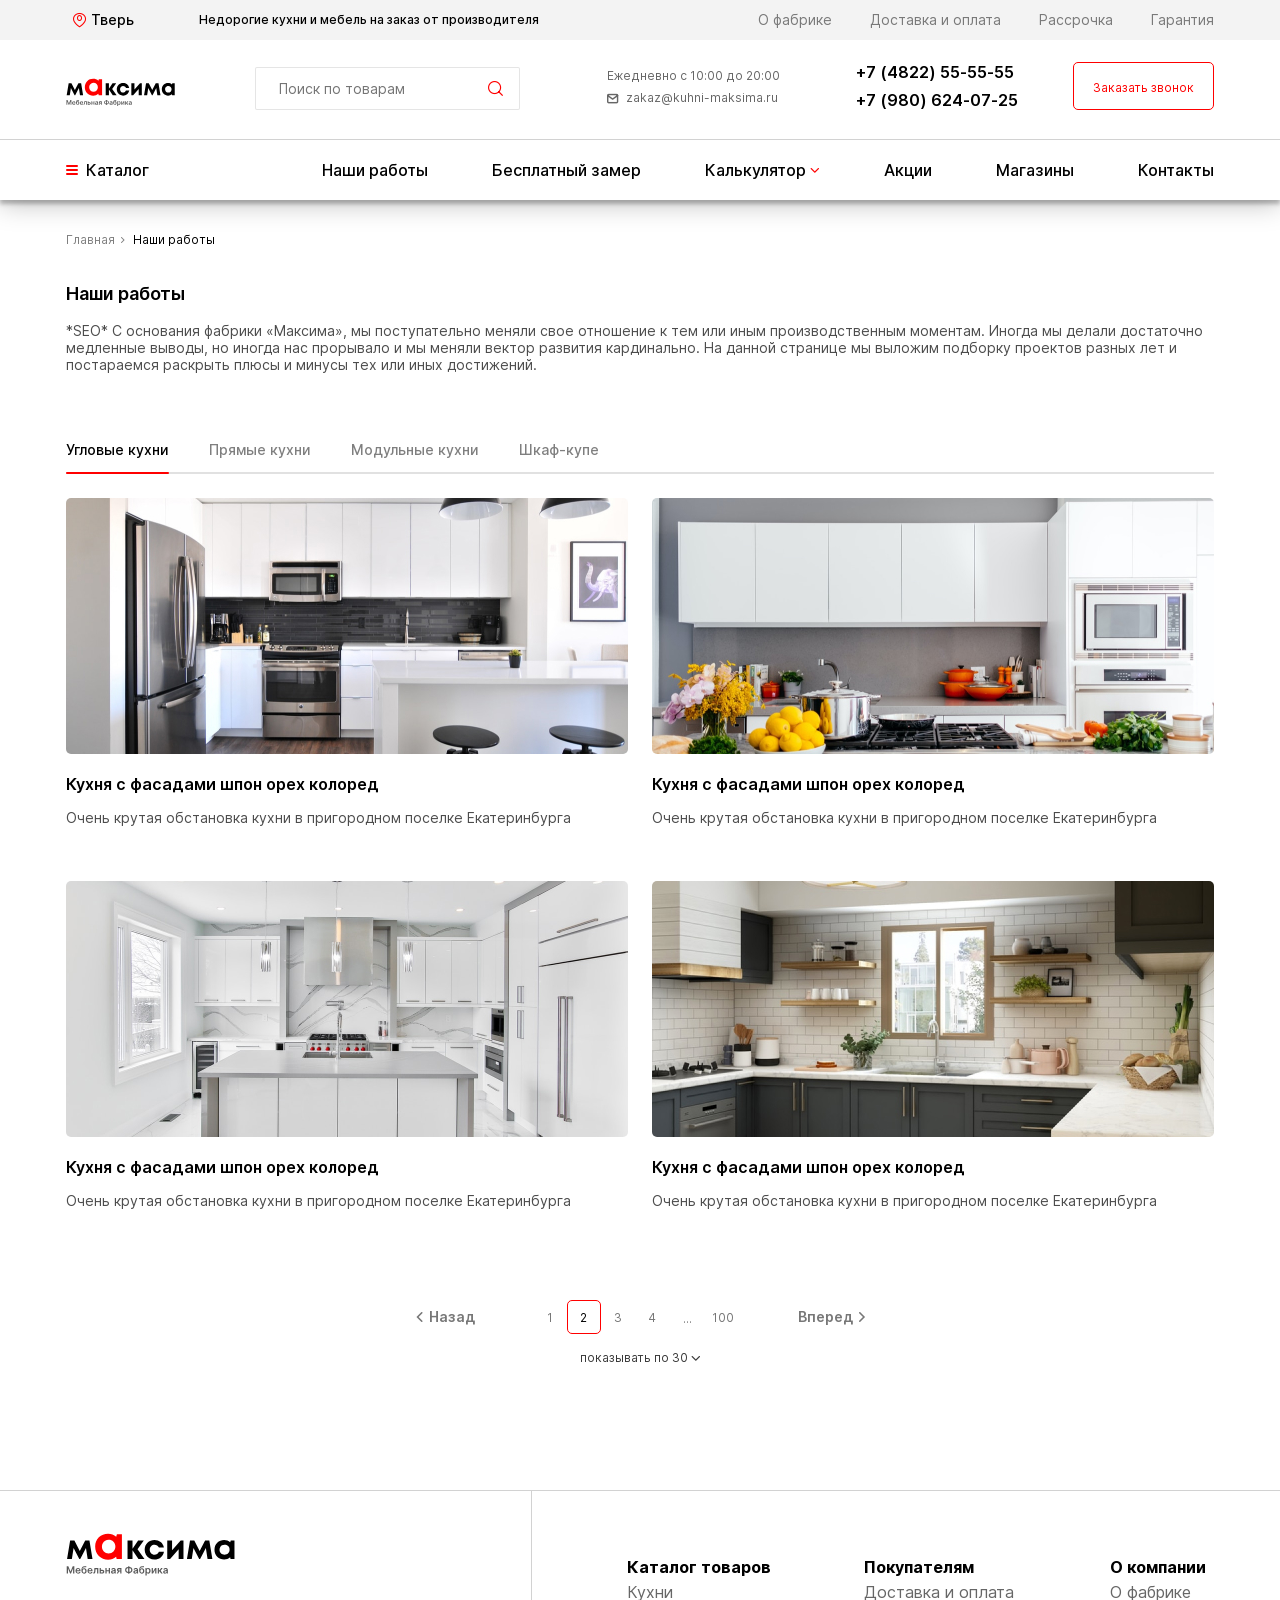
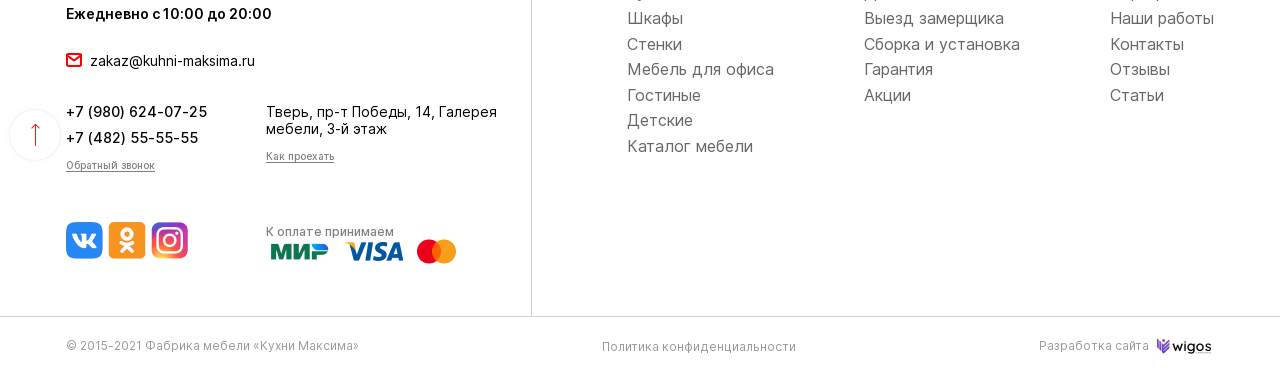
<file: home_4.html>
<!DOCTYPE html>
<html lang="ru">
  <head>
    <meta charset="UTF-8">
    <meta name="viewport" content="width=device-width, initial-scale=1, minimum-scale=1, maximum-scale=1">
    <title>Главная / Наши работы </title>
    <link rel="stylesheet" href="css/main.min.css">
    <link rel="stylesheet" href="css/libs.min.css">
  </head>
  <body>
    <header class="header">
      <div class="header__top">
        <div class="container">
          <button class="header__top-change" type="button" data-modal-target="modal_change_locale"><i class="icon-locale"></i><span class="text">Тверь</span></button>
          <div class="header__top-text">
            <p>Недорогие кухни и мебель на заказ от производителя</p>
          </div>
          <div class="header__top-nav">
            <ul>
              <li><a href="#">О фабрике</a></li>
              <li><a href="#">Доставка и оплата</a></li>
              <li><a href="#">Рассрочка</a></li>
              <li><a href="#">Гарантия</a></li>
            </ul>
          </div>
        </div>
      </div>
      <div class="header__center">
        <div class="container">
          <button class="header__center-burger" type="button" data-modal-target="modal_smart_menu"><span class="line"></span><span class="line"></span><span class="line"></span></button>
          <div class="header__center-logo"><a href="/"><img src="./img/logo.svg" alt="logo"></a></div>
          <div class="header__center-search">
            <form class="form_search" action="#">
              <input class="form_search-field" type="text" placeholder="Поиск по товарам">
              <button class="form_search-button" type="submit"><i class="icon-loupe"></i></button>
            </form>
            <button class="form_search_smart_target" type="button" data-modal-target="modal_search"><i class="icon-loupe"></i></button>
          </div>
          <div class="header__center-contact">
            <ul>
              <li>Ежедневно с 10:00 до 20:00</li>
              <li><a href="mailto:zakaz@kuhni-maksima.ru"><i class="icon-mail"></i>zakaz@kuhni-maksima.ru</a></li>
            </ul>
          </div>
          <div class="header__center-phone">
            <ul>
              <li><a href="tel:74822555555">+7 (4822) 55-55-55</a></li>
              <li><a href="tel:79806240725">+7 (980) 624-07-25</a></li>
            </ul>
          </div>
          <div class="header__center-button">
            <button class="button-red-border" type="button"><span>Заказать звонок  </span></button>
          </div>
        </div>
      </div>
      <nav class="header__nav">
        <div class="container">
          <ul>
            <li><a href="#" data-modal-target="modal_catalog">
                <div class="burger"><span class="line"></span><span class="line"></span><span class="line"></span></div>Каталог<i class="icon-arrow-bottom"></i></a></li>
            <li><a href="#">Наши работы</a></li>
            <li><a href="#">Бесплатный замер</a></li>
            <li class="drop-menu"><a href="#">Калькулятор<i class="icon-arrow-bottom"></i></a>
              <ul class="drop-menu-content">
                <li><a href="#">Расчёт кухонь</a></li>
                <li><a href="#">Расчёт шкафов</a></li>
              </ul>
            </li>
            <li><a href="#">Акции</a></li>
            <li class="smart-first"><a href="#">Магазины</a>
              <button class="header__nav-button" type="button"><i class="icon-drop-list"></i></button>
              <ul class="drop-menu-content" id="smart_drop_menu">
                <li><a href="#">Расчёт кухонь</a></li>
                <li><a href="#">Расчёт шкафов</a></li>
              </ul>
            </li>
            <li class="smart-last"><a href="#">Контакты</a></li>
          </ul>
        </div>
      </nav>
    </header>
    <div class="breadcrumbs">
      <div class="container">
        <div class="breadcrumbs__items"><a href="/">Главная</a><span>Наши работы</span></div>
      </div>
    </div>
    <div class="wrap_works">
      <div class="container">
        <div class="section-header">
          <h1 class="title-18">Наши работы</h1>
          <p>*SEO* С основания фабрики «Максима», мы поступательно меняли свое отношение к тем или иным производственным моментам. Иногда мы делали достаточно медленные выводы, но иногда нас прорывало и мы меняли вектор развития кардинально. На данной странице мы выложим подборку проектов разных лет и постараемся раскрыть плюсы и минусы тех или иных достижений.</p>
        </div>
        <div class="tab_wrap">
          <div class="tab_wrap__nav">
            <ul>
              <li class="active tab_btn"><a href="#">Угловые кухни</a></li>
              <li class="tab_btn"><a href="#">Прямые кухни</a></li>
              <li class="tab_btn"> <a href="#">Модульные кухни</a></li>
              <li class="tab_btn"><a href="#">Шкаф-купе</a></li>
            </ul>
          </div>
        </div>
        <div class="work_items">
          <div class="work_items__item">
            <div class="image"><img src="./img/works/item1.jpg" alt="image"><a class="button-red" href="#"><span>Подробнее</span></a></div>
            <div class="text">
              <h2 class="title">Кухня с фасадами шпон орех колоред</h2>
              <p>Очень крутая обстановка кухни в пригородном поселке Екатеринбурга</p>
            </div>
          </div>
          <div class="work_items__item">
            <div class="image"><img src="./img/works/item2.jpg" alt="image"><a class="button-red" href="#"><span>Подробнее</span></a></div>
            <div class="text">
              <h2 class="title">Кухня с фасадами шпон орех колоред</h2>
              <p>Очень крутая обстановка кухни в пригородном поселке Екатеринбурга </p>
            </div>
          </div>
          <div class="work_items__item">
            <div class="image"><img src="./img/works/item3.jpg" alt="image"><a class="button-red" href="#"><span>Подробнее</span></a></div>
            <div class="text">
              <h2 class="title">Кухня с фасадами шпон орех колоред</h2>
              <p>Очень крутая обстановка кухни в пригородном поселке Екатеринбурга </p>
            </div>
          </div>
          <div class="work_items__item">
            <div class="image"><img src="./img/works/item4.jpg" alt="image"><a class="button-red" href="#"><span>Подробнее</span></a></div>
            <div class="text">
              <h2 class="title">Кухня с фасадами шпон орех колоред</h2>
              <p>Очень крутая обстановка кухни в пригородном поселке Екатеринбурга </p>
            </div>
          </div>
        </div>
        <div class="page_nav">
          <div class="page_nav__bottom"><a class="page_nav__button prev" href="#"><i class="icon-nav-arrow-left"></i><span>Назад  </span></a>
            <ul>
              <li><a href="#">1</a></li>
              <li class="active"><a href="#">2</a></li>
              <li><a href="#">3</a></li>
              <li><a href="#">4</a></li>
              <li><span class="dots">...</span></li>
              <li><a href="#">100</a></li>
            </ul><a class="page_nav__button next" href="#"><span>Вперед</span><i class="icon-nav-arrow-right"></i></a>
          </div>
          <div class="page_nav__all"><a href="#">показывать по 30<i class="icon-arrow-bottom"> </i></a></div>
        </div>
      </div>
    </div>
    <footer class="footer">
      <div class="footer__arrow-top" id="scroll_top"><i class="icon-arrow-top"></i></div>
      <div class="footer__top">
        <div class="container">
          <div class="footer__top-left"><a class="logo" href="/"><img src="./img/logo.svg" alt="logo"></a><b class="time">Ежедневно с 10:00 до 20:00</b><a class="mail" href="mailto:zakaz@kuhni-maksima.ru"><i class="icon-mail"></i>zakaz@kuhni-maksima.ru</a>
            <div class="links">
              <div class="links__left">
                <ul>
                  <li><a href="tel:79806240725"><b>+7 (980) 624-07-25</b></a></li>
                  <li><a href="tel:74822555555"><b>+7 (482) 55-55-55</b></a></li>
                  <li><a href="#">Обратный звонок</a></li>
                </ul>
              </div>
              <div class="links__right">
                <ul>
                  <li>Тверь, пр-т Победы, 14, Галерея мебели, 3-й этаж</li>
                  <li><a href="tel:74822555555">Как проехать</a></li>
                </ul>
              </div>
            </div>
            <div class="links">
              <div class="links__left">
                <div class="social"><a href="#"><img src="./img/vk.png" alt="image"></a><a href="#"><img src="./img/ok.png" alt="image"></a><a href="#"><img src="./img/instagram.png" alt="image"></a></div>
              </div>
              <div class="links__right">
                <div class="pay"><span>К оплате принимаем</span>
                  <div class="pay__images"><img src="./img/pay-mir.png" alt="image"><img src="./img/pay-visa.png" alt="image"><img src="./img/pay-master.png" alt="image"></div>
                </div>
              </div>
            </div>
          </div>
          <div class="footer__top-right">
            <ul>
              <li>Каталог товаров</li>
              <li> <a href="#">Кухни</a></li>
              <li> <a href="#">Шкафы</a></li>
              <li> <a href="#">Стенки</a></li>
              <li> <a href="#">Мебель для офиса</a></li>
              <li> <a href="#">Гостиные</a></li>
              <li> <a href="#">Детские</a></li>
              <li> <a href="#">Каталог мебели</a></li>
            </ul>
            <ul>
              <li>Покупателям</li>
              <li> <a href="#">Доставка и оплата</a></li>
              <li> <a href="#">Выезд замерщика</a></li>
              <li> <a href="#">Сборка и установка</a></li>
              <li> <a href="#">Гарантия</a></li>
              <li> <a href="#">Акции</a></li>
            </ul>
            <ul>
              <li>О компании</li>
              <li> <a href="#">О фабрике</a></li>
              <li> <a href="#">Наши работы</a></li>
              <li> <a href="#">Контакты</a></li>
              <li> <a href="#">Отзывы</a></li>
              <li> <a href="#">Статьи</a></li>
            </ul>
          </div>
        </div>
      </div>
      <div class="footer__bottom">
        <div class="container">
          <div class="footer__bottom_left">
            <p>© 2015-2021 Фабрика мебели «Кухни Максима»</p>
          </div>
          <div class="footer__bottom_center"><a href="#">Политика конфиденциальности</a></div>
          <div class="footer__bottom_right"><a class="logo" href="#"><span>Разработка сайта </span><img src="./img/logo-wigos.png" alt="logo"></a></div>
        </div>
      </div>
    </footer>
    <div class="smart_menu modal_content" id="modal_smart_menu">
      <div class="modal_content__overlay"></div>
      <div class="smart_menu__wrap">
        <div class="smart_menu__header">
          <button class="smart_menu__header-locale" type="button" data-modal-target="modal_change_locale"><i class="icon-locale"></i><span class="text">Тверь</span></button>
          <button class="modal_close" type="button"><svg width="15" height="15" viewBox="0 0 15 15" fill="none" xmlns="http://www.w3.org/2000/svg">
<path d="M1 1L14 14" stroke="black"/>
<path d="M14 1L1 14" stroke="black"/>
</svg>
          </button>
        </div>
        <div class="smart_menu__nav">
          <ul>
            <li><a href="#">Наши работы</a></li>
            <li><a href="#">Бесплатный замер</a></li>
            <li><a href="#">Калькулятор<i class="icon-arrow-bottom"></i></a>
              <ul class="smart-drop-menu-content">
                <li><a href="#">Расчёт кухонь</a></li>
                <li><a href="#">Расчёт шкафов</a></li>
              </ul>
            </li>
            <li><a href="#">Акции</a></li>
            <li><a href="#">Магазины</a></li>
            <li><a href="#">Контакты</a></li>
          </ul>
        </div>
        <div class="smart_menu__foot">
          <ul>
            <li><a href="#">О фабрике</a></li>
            <li><a href="#">Доставка и оплата</a></li>
            <li><a href="#">Рассрочка</a></li>
            <li><a href="#">Гарантия</a></li>
          </ul>
        </div>
      </div>
    </div>
    <div class="modal_content modal_static" id="modal_search">
      <div class="modal_content__wrap">
        <div class="modal_content__header"><b class="title">Поиск</b>
          <button class="modal_close" type="button"><svg width="15" height="15" viewBox="0 0 15 15" fill="none" xmlns="http://www.w3.org/2000/svg">
<path d="M1 1L14 14" stroke="black"/>
<path d="M14 1L1 14" stroke="black"/>
</svg>
          </button>
        </div>
        <div class="modal_content__box" data-simplebar>
          <input class="field" type="text" placeholder="Что бы хотели найти?"><b class="title">Вот что мы нашли:</b>
          <div class="smart_search_item"><img src="./img/models/item2.jpg" alt="image">
            <div class="text"><b>Кухня «Лайк-вейт»</b><span>от 22 000 ₽ пог. м</span></div>
          </div>
          <div class="smart_search_item"><img src="./img/models/item4.jpg" alt="image">
            <div class="text"><b>Кухня «Джейсон Юнион»</b><span>от 120 000 ₽ пог. м</span></div>
          </div>
          <div class="smart_search_item"><img src="./img/models/item3.jpg" alt="image">
            <div class="text"><b>Кухня «Мегакедр»</b><span>от 500 000 ₽ пог. м</span></div>
          </div>
          <div class="smart_search_item"><img src="./img/models/item2.jpg" alt="image">
            <div class="text"><b>Кухня «Лайк-вейт»</b><span>от 22 000 ₽ пог. м</span></div>
          </div>
          <div class="smart_search_item"><img src="./img/models/item4.jpg" alt="image">
            <div class="text"><b>Кухня «Джейсон Юнион»</b><span>от 120 000 ₽ пог. м</span></div>
          </div>
          <div class="smart_search_item"><img src="./img/models/item3.jpg" alt="image">
            <div class="text"><b>Кухня «Мегакедр»</b><span>от 500 000 ₽ пог. м </span></div>
          </div>
        </div>
      </div>
    </div>
    <div class="modal_content" id="modal_favorite">
      <div class="modal_content__bg">
        <div class="modal_content__header"><b class="title">Избранное</b>
          <button class="modal_close" type="button"><svg width="10" height="10" viewBox="0 0 10 10" fill="none" xmlns="http://www.w3.org/2000/svg">
<path d="M1 1L9 9" stroke="black"/>
<path d="M9 1L1 9" stroke="black"/>
</svg>
          </button>
        </div>
        <div class="modal_content__favorites">
          <div class="item">
            <div class="item__left"><img src="./img/models/item2.jpg" alt="image"></div>
            <div class="item__right">
              <div class="top"><b>Кухня «Джейсон Юнион»</b><span>от 120 000 ₽ пог. м</span></div>
              <div class="bottom"><a href="#">Перейти к заказу</a>
                <button class="favorite_trash" type="button"><svg width="6" height="8" viewBox="0 0 6 8" fill="none" xmlns="http://www.w3.org/2000/svg">
<path d="M1 2.33329H0.666667V6.66663C0.666667 6.84344 0.736905 7.01301 0.861929 7.13803C0.986953 7.26305 1.15652 7.33329 1.33333 7.33329H4.66667C4.84348 7.33329 5.01305 7.26305 5.13807 7.13803C5.2631 7.01301 5.33333 6.84344 5.33333 6.66663V2.33329H1ZM2.33333 6.33329H1.66667V3.33329H2.33333V6.33329ZM4.33333 6.33329H3.66667V3.33329H4.33333V6.33329ZM4.53933 1.33329L4 0.666626H2L1.46067 1.33329H0V1.99996H6V1.33329H4.53933Z" fill="#595959"/>
</svg>
                </button>
              </div>
            </div>
          </div>
          <div class="item">
            <div class="item__left"><img src="./img/models/item3.jpg" alt="image"></div>
            <div class="item__right">
              <div class="top"><b>Кухня «Джейсон Юнион»</b><span>от 120 000 ₽ пог. м</span></div>
              <div class="bottom"><a href="#">Перейти к заказу</a>
                <button class="favorite_trash" type="button"><svg width="6" height="8" viewBox="0 0 6 8" fill="none" xmlns="http://www.w3.org/2000/svg">
<path d="M1 2.33329H0.666667V6.66663C0.666667 6.84344 0.736905 7.01301 0.861929 7.13803C0.986953 7.26305 1.15652 7.33329 1.33333 7.33329H4.66667C4.84348 7.33329 5.01305 7.26305 5.13807 7.13803C5.2631 7.01301 5.33333 6.84344 5.33333 6.66663V2.33329H1ZM2.33333 6.33329H1.66667V3.33329H2.33333V6.33329ZM4.33333 6.33329H3.66667V3.33329H4.33333V6.33329ZM4.53933 1.33329L4 0.666626H2L1.46067 1.33329H0V1.99996H6V1.33329H4.53933Z" fill="#595959"/>
</svg>
                </button>
              </div>
            </div>
          </div>
          <div class="item">
            <div class="item__left"><img src="./img/models/item4.jpg" alt="image"></div>
            <div class="item__right">
              <div class="top"><b>Кухня «Джейсон Юнион»</b><span>от 120 000 ₽ пог. м</span></div>
              <div class="bottom"><a href="#">Перейти к заказу</a>
                <button class="favorite_trash" type="button"><svg width="6" height="8" viewBox="0 0 6 8" fill="none" xmlns="http://www.w3.org/2000/svg">
<path d="M1 2.33329H0.666667V6.66663C0.666667 6.84344 0.736905 7.01301 0.861929 7.13803C0.986953 7.26305 1.15652 7.33329 1.33333 7.33329H4.66667C4.84348 7.33329 5.01305 7.26305 5.13807 7.13803C5.2631 7.01301 5.33333 6.84344 5.33333 6.66663V2.33329H1ZM2.33333 6.33329H1.66667V3.33329H2.33333V6.33329ZM4.33333 6.33329H3.66667V3.33329H4.33333V6.33329ZM4.53933 1.33329L4 0.666626H2L1.46067 1.33329H0V1.99996H6V1.33329H4.53933Z" fill="#595959"/>
</svg>
                </button>
              </div>
            </div>
          </div>
          <div class="item">
            <div class="item__left"><img src="./img/models/item2.jpg" alt="image"></div>
            <div class="item__right">
              <div class="top"><b>Кухня «Джейсон Юнион»</b><span>от 120 000 ₽ пог. м</span></div>
              <div class="bottom"><a href="#">Перейти к заказу</a>
                <button class="favorite_trash" type="button"><svg width="6" height="8" viewBox="0 0 6 8" fill="none" xmlns="http://www.w3.org/2000/svg">
<path d="M1 2.33329H0.666667V6.66663C0.666667 6.84344 0.736905 7.01301 0.861929 7.13803C0.986953 7.26305 1.15652 7.33329 1.33333 7.33329H4.66667C4.84348 7.33329 5.01305 7.26305 5.13807 7.13803C5.2631 7.01301 5.33333 6.84344 5.33333 6.66663V2.33329H1ZM2.33333 6.33329H1.66667V3.33329H2.33333V6.33329ZM4.33333 6.33329H3.66667V3.33329H4.33333V6.33329ZM4.53933 1.33329L4 0.666626H2L1.46067 1.33329H0V1.99996H6V1.33329H4.53933Z" fill="#595959"/>
</svg>
                </button>
              </div>
            </div>
          </div>
          <div class="item">
            <div class="item__left"><img src="./img/models/item3.jpg" alt="image"></div>
            <div class="item__right">
              <div class="top"><b>Кухня «Джейсон Юнион»</b><span>от 120 000 ₽ пог. м</span></div>
              <div class="bottom"><a href="#">Перейти к заказу</a>
                <button class="favorite_trash" type="button"><svg width="6" height="8" viewBox="0 0 6 8" fill="none" xmlns="http://www.w3.org/2000/svg">
<path d="M1 2.33329H0.666667V6.66663C0.666667 6.84344 0.736905 7.01301 0.861929 7.13803C0.986953 7.26305 1.15652 7.33329 1.33333 7.33329H4.66667C4.84348 7.33329 5.01305 7.26305 5.13807 7.13803C5.2631 7.01301 5.33333 6.84344 5.33333 6.66663V2.33329H1ZM2.33333 6.33329H1.66667V3.33329H2.33333V6.33329ZM4.33333 6.33329H3.66667V3.33329H4.33333V6.33329ZM4.53933 1.33329L4 0.666626H2L1.46067 1.33329H0V1.99996H6V1.33329H4.53933Z" fill="#595959"/>
</svg>
                </button>
              </div>
            </div>
          </div>
          <div class="item">
            <div class="item__left"><img src="./img/models/item4.jpg" alt="image"></div>
            <div class="item__right">
              <div class="top"><b>Кухня «Джейсон Юнион»</b><span>от 120 000 ₽ пог. м</span></div>
              <div class="bottom"><a href="#">Перейти к заказу</a>
                <button class="favorite_trash" type="button"><svg width="6" height="8" viewBox="0 0 6 8" fill="none" xmlns="http://www.w3.org/2000/svg">
<path d="M1 2.33329H0.666667V6.66663C0.666667 6.84344 0.736905 7.01301 0.861929 7.13803C0.986953 7.26305 1.15652 7.33329 1.33333 7.33329H4.66667C4.84348 7.33329 5.01305 7.26305 5.13807 7.13803C5.2631 7.01301 5.33333 6.84344 5.33333 6.66663V2.33329H1ZM2.33333 6.33329H1.66667V3.33329H2.33333V6.33329ZM4.33333 6.33329H3.66667V3.33329H4.33333V6.33329ZM4.53933 1.33329L4 0.666626H2L1.46067 1.33329H0V1.99996H6V1.33329H4.53933Z" fill="#595959"/>
</svg>
                </button>
              </div>
            </div>
          </div>
        </div>
      </div>
    </div>
    <div class="modal_content modal_catalog" id="modal_catalog">
      <div class="modal_content__sect-header"><b>Каталог</b>
        <button class="modal_close" type="button"><svg width="13" height="13" viewBox="0 0 13 13" fill="none" xmlns="http://www.w3.org/2000/svg">
<path d="M1 1L12 12" stroke="black"/>
<path d="M12 1L1 12" stroke="black"/>
</svg>
        </button>
      </div>
      <div class="modal_content__wrap">
        <div class="aside">
          <div class="aside__item">
            <button class="aside__item-header" type="button">
              <div class="text">
                <div class="image"><img src="./img/icons/kitchens.svg" alt="image"></div><b>Кухни</b>
              </div><i class="icon-arrow-bottom"></i>
            </button>
            <div class="aside__item-content">
              <div class="item">
                <div class="title"><b>Цвет кухни</b><i class="icon-arrow-bottom"></i></div>
                <div class="content">
                  <label class="field-checked type-square">
                    <input type="checkbox" name="check1"><span class="check"></span><span class="text">Белый</span>
                  </label>
                  <label class="field-checked type-square">
                    <input type="checkbox" name="check2"><span class="check"></span><span class="text">Чёрный</span>
                  </label>
                  <label class="field-checked type-square">
                    <input type="checkbox" name="check3"><span class="check"></span><span class="text">Красный</span>
                  </label>
                  <label class="field-checked type-square">
                    <input type="checkbox" name="check4"><span class="check"></span><span class="text">Синий</span>
                  </label>
                  <label class="field-checked type-square">
                    <input type="checkbox" name="check5"><span class="check"></span><span class="text">Зеленый</span>
                  </label>
                  <label class="field-checked type-square">
                    <input type="checkbox" name="check6"><span class="check"></span><span class="text">Фиолетовый</span>
                  </label>
                  <label class="field-checked type-square">
                    <input type="checkbox" name="check7"><span class="check"></span><span class="text">Оранжевый</span>
                  </label>
                  <label class="field-checked type-square">
                    <input type="checkbox" name="check8"><span class="check"></span><span class="text">Серый</span>
                  </label>
                  <label class="field-checked type-square">
                    <input type="checkbox" name="check9"><span class="check"></span><span class="text">Глянцевый</span>
                  </label>
                  <label class="field-checked type-square">
                    <input type="checkbox" name="check10"><span class="check"></span><span class="text">Металлик</span>
                  </label>
                  <label class="field-checked type-square">
                    <input type="checkbox" name="check11"><span class="check"></span><span class="text">Венге</span>
                  </label>
                  <label class="field-checked type-square">
                    <input type="checkbox" name="check12"><span class="check"></span><span class="text">Орех</span>
                  </label>
                  <label class="field-checked type-square">
                    <input type="checkbox" name="check13"><span class="check"></span><span class="text">Двуцветные</span>
                  </label>
                </div>
              </div>
              <div class="item">
                <div class="title"><b>Форма кухни</b><i class="icon-arrow-bottom"></i></div>
                <div class="content">
                  <label class="field-checked type-circle">
                    <input type="checkbox" name="check14"><span class="check"></span><span class="text">Угловые</span>
                  </label>
                  <label class="field-checked type-circle">
                    <input type="checkbox" name="check15"><span class="check"></span><span class="text">Прямые</span>
                  </label>
                  <label class="field-checked type-circle">
                    <input type="checkbox" name="check16"><span class="check"></span><span class="text">Модульные</span>
                  </label>
                  <label class="field-checked type-circle">
                    <input type="checkbox" name="check17"><span class="check"></span><span class="text">Встроенные</span>
                  </label>
                  <label class="field-checked type-circle">
                    <input type="checkbox" name="check18"><span class="check"></span><span class="text">Г-образные</span>
                  </label>
                  <label class="field-checked type-circle">
                    <input type="checkbox" name="check19"><span class="check"></span><span class="text">П-образные</span>
                  </label>
                  <label class="field-checked type-circle">
                    <input type="checkbox" name="check20"><span class="check"></span><span class="text">Островные</span>
                  </label>
                  <label class="field-checked type-circle">
                    <input type="checkbox" name="check21"><span class="check"></span><span class="text">С барной стойкой</span>
                  </label>
                </div>
              </div>
              <div class="item">
                <div class="title"><b>Стоимость кухни</b><i class="icon-arrow-bottom"></i></div>
                <div class="content"></div>
              </div>
              <div class="item">
                <div class="title"><b>Форма кухни</b><i class="icon-arrow-bottom"></i></div>
                <div class="content"></div>
              </div>
              <div class="item">
                <div class="title"><b>Материал</b><i class="icon-arrow-bottom"></i></div>
                <div class="content"></div>
              </div>
              <div class="item">
                <div class="title"><b>Стиль</b><i class="icon-arrow-bottom"></i></div>
                <div class="content"></div>
              </div>
              <div class="item">
                <div class="title"><b>Размеры</b><i class="icon-arrow-bottom"></i></div>
                <div class="content"></div>
              </div>
            </div>
          </div>
          <div class="aside__item">
            <button class="aside__item-header" type="button">
              <div class="text">
                <div class="image"><img src="./img/icons/wardrobe.svg" alt="image"></div><b>Шкафы</b>
              </div><i class="icon-arrow-bottom"></i>
            </button>
            <div class="aside__item-content">
              <label class="field-checked type-circle">
                <input type="checkbox" name="check17"><span class="check"></span><span class="text">Шкафы-купе</span>
              </label>
              <label class="field-checked type-circle">
                <input type="checkbox" name="check18"><span class="check"></span><span class="text">Шкафы распашные</span>
              </label>
              <label class="field-checked type-circle">
                <input type="checkbox" name="check19"><span class="check"></span><span class="text">Шкафы угловые</span>
              </label>
              <label class="field-checked type-circle">
                <input type="checkbox" name="check20"><span class="check"></span><span class="text">Шкафы-встроенные</span>
              </label>
              <label class="field-checked type-circle">
                <input type="checkbox" name="check21"><span class="check"></span><span class="text">Гардеробные</span>
              </label>
            </div>
          </div>
          <div class="aside__item">
            <button class="aside__item-header" type="button">
              <div class="text">
                <div class="image"><img src="./img/icons/furniture.svg" alt="image"></div><b>Мебель для прихожей</b>
              </div><i class="icon-arrow-bottom"></i>
            </button>
            <div class="aside__item-content"></div>
          </div>
          <div class="aside__item">
            <button class="aside__item-header" type="button">
              <div class="text">
                <div class="image"><img src="./img/icons/walls.svg" alt="image"></div><b>Стенки для гостиной</b>
              </div><i class="icon-arrow-bottom"></i>
            </button>
            <div class="aside__item-content"></div>
          </div>
          <div class="aside__item">
            <button class="aside__item-header" type="button">
              <div class="text">
                <div class="image"><img src="./img/icons/double-bed.svg" alt="image"></div><b>Мебель для спальни</b>
              </div><i class="icon-arrow-bottom"></i>
            </button>
            <div class="aside__item-content"></div>
          </div>
          <div class="aside__item">
            <button class="aside__item-header" type="button">
              <div class="text">
                <div class="image"><img src="./img/icons/furniture-double.svg" alt="image"></div><b>Мебель для детской</b>
              </div><i class="icon-arrow-bottom"></i>
            </button>
            <div class="aside__item-content"></div>
          </div>
          <div class="aside__item">
            <button class="aside__item-header" type="button">
              <div class="text">
                <div class="image"><img src="./img/icons/bedside-table.svg" alt="image"></div><b>Комоды и тумбы</b>
              </div><i class="icon-arrow-bottom"></i>
            </button>
            <div class="aside__item-content"></div>
          </div>
          <div class="aside__item">
            <button class="aside__item-header" type="button">
              <div class="text">
                <div class="image"><img src="./img/icons/commercial-furniture.svg" alt="image"></div><b>Торговая мебель</b>
              </div><i class="icon-arrow-bottom"></i>
            </button>
            <div class="aside__item-content"></div>
          </div>
          <div class="aside__item">
            <button class="aside__item-header" type="button">
              <div class="text">
                <div class="image"><img src="./img/icons/office-furniture.svg" alt="image"></div><b>Мебель для Офиса</b>
              </div><i class="icon-arrow-bottom"></i>
            </button>
            <div class="aside__item-content"></div>
          </div>
        </div>
      </div>
    </div>
    <div class="modal_content modal_static modal_change_city" id="modal_change_locale">
      <div class="modal_content__wrap">
        <div class="modal_content__header"><b class="title">Ваш город</b>
          <button class="modal_close" type="button"><svg width="15" height="15" viewBox="0 0 15 15" fill="none" xmlns="http://www.w3.org/2000/svg">
<path d="M1 1L14 14" stroke="black"/>
<path d="M14 1L1 14" stroke="black"/>
</svg>
          </button>
        </div>
        <div class="modal_content__box" data-simplebar>
          <div class="smart_menu__header-locale"><i class="icon-locale"></i><span class="text">Тверь</span></div><b class="title">Выбрать другой город</b>
          <input class="field" type="text" placeholder="Поиск города">
          <div class="list_checked">
            <label class="list_checked__item">
              <input type="radio" name="radio1" checked>
              <div class="check"><i class="icon-check"></i></div><b>Тверь</b>
            </label>
            <label class="list_checked__item">
              <input type="radio" name="radio1">
              <div class="check"><i class="icon-check"></i></div><b>Москва</b>
            </label>
            <label class="list_checked__item">
              <input type="radio" name="radio1">
              <div class="check"><i class="icon-check"></i></div><b>Краснодар</b>
            </label>
            <label class="list_checked__item">
              <input type="radio" name="radio1">
              <div class="check"><i class="icon-check"></i></div><b>Сочи</b>
            </label>
            <label class="list_checked__item">
              <input type="radio" name="radio1">
              <div class="check"><i class="icon-check"></i></div><b>Санкт-Петербург</b>
            </label>
            <label class="list_checked__item">
              <input type="radio" name="radio1">
              <div class="check"><i class="icon-check"></i></div><b>Тверь</b>
            </label>
            <label class="list_checked__item">
              <input type="radio" name="radio1">
              <div class="check"><i class="icon-check"></i></div><b>Москва</b>
            </label>
            <label class="list_checked__item">
              <input type="radio" name="radio1">
              <div class="check"><i class="icon-check"></i></div><b>Краснодар</b>
            </label>
            <label class="list_checked__item">
              <input type="radio" name="radio1">
              <div class="check"><i class="icon-check"></i></div><b>Сочи</b>
            </label>
            <label class="list_checked__item">
              <input type="radio" name="radio1">
              <div class="check"><i class="icon-check"></i></div><b>Санкт-Петербург</b>
            </label>
          </div>
        </div>
      </div>
    </div><svg display="none">
<defs>
<g id="img-clamp">
<g xmlns="http://www.w3.org/2000/svg" clip-path="url(#clip0)"><path fill="#595959" d="M0.47376 6.16072C0.211784 6.16072 0 5.94893 0 5.68696C0 3.33557 1.91272 1.42285 4.2641 1.42285C4.52608 1.42285 4.73786 1.63464 4.73786 1.89661C4.73786 2.15859 4.52608 2.37046 4.2641 2.37046C2.43578 2.37046 0.947608 3.85863 0.947608 5.68696C0.947608 5.94893 0.735825 6.16072 0.47376 6.16072Z"/><path fill="#595959" d="M13.2671 6.16017H4.26417C4.00219 6.16017 3.79041 5.94838 3.79041 5.68641C3.79041 5.42443 4.00219 5.21265 4.26417 5.21265H13.2671C13.5291 5.21265 13.7409 5.42443 13.7409 5.68641C13.7409 5.94838 13.5291 6.16017 13.2671 6.16017Z"/><path fill="#595959" d="M13.2671 2.37037H4.26417C4.00219 2.37037 3.79041 2.15859 3.79041 1.89661C3.79041 1.63464 4.00219 1.42285 4.26417 1.42285H13.2671C13.5291 1.42285 13.7409 1.63464 13.7409 1.89661C13.7409 2.15859 13.5291 2.37037 13.2671 2.37037Z"/><path fill="#595959" d="M13.2642 6.16018C13.0022 6.16018 12.7904 5.9484 12.7904 5.68642C12.7904 5.42445 13.0022 5.21266 13.2642 5.21266C14.0478 5.21266 14.6855 4.57491 14.6855 3.79174C14.6855 3.00812 14.0478 2.37037 13.2642 2.37037C13.0022 2.37037 12.7904 2.15859 12.7904 1.89661C12.7904 1.63464 13.0022 1.42285 13.2642 1.42285C14.5704 1.42285 15.6331 2.48559 15.6331 3.79183C15.6331 5.09807 14.5704 6.16018 13.2642 6.16018Z"/><path fill="#595959" d="M4.2641 24.1575C1.91272 24.1575 0 22.2448 0 19.8934C0 19.6315 0.211784 19.4197 0.47376 19.4197C0.735736 19.4197 0.94752 19.6315 0.94752 19.8934C0.94752 21.7218 2.43569 23.2099 4.26402 23.2099C4.52599 23.2099 4.73778 23.4217 4.73778 23.6837C4.73778 23.9457 4.52608 24.1575 4.2641 24.1575Z"/><path fill="#595959" d="M13.2671 20.3679H4.26417C4.00219 20.3679 3.79041 20.1561 3.79041 19.8942C3.79041 19.6322 4.00219 19.4204 4.26417 19.4204H13.2671C13.5291 19.4204 13.7409 19.6322 13.7409 19.8942C13.7409 20.1561 13.5291 20.3679 13.2671 20.3679Z"/><path fill="#595959" d="M13.2671 24.1577H4.26417C4.00219 24.1577 3.79041 23.9459 3.79041 23.684C3.79041 23.422 4.00219 23.2102 4.26417 23.2102H13.2671C13.5291 23.2102 13.7409 23.422 13.7409 23.684C13.7409 23.9459 13.5291 24.1577 13.2671 24.1577Z"/><path fill="#595959" d="M13.2642 24.1577C13.0022 24.1577 12.7904 23.946 12.7904 23.684C12.7904 23.422 13.0022 23.2102 13.2642 23.2102C14.0478 23.2102 14.6855 22.5725 14.6855 21.7893C14.6855 21.0057 14.0478 20.3679 13.2642 20.3679C13.0022 20.3679 12.7904 20.1561 12.7904 19.8942C12.7904 19.6322 13.0022 19.4204 13.2642 19.4204C14.5704 19.4204 15.6331 20.4831 15.6331 21.7894C15.6331 23.0956 14.5704 24.1577 13.2642 24.1577Z"/><path fill="#595959" d="M0.47376 20.3672C0.211784 20.3672 0 20.1554 0 19.8935V5.68689C0 5.42492 0.211784 5.21313 0.47376 5.21313C0.735736 5.21313 0.94752 5.42492 0.94752 5.68689V19.8935C0.947609 20.1554 0.735825 20.3672 0.47376 20.3672Z"/><path fill="#595959" d="M4.26417 20.3677C4.00219 20.3677 3.79041 20.1559 3.79041 19.894V5.68641C3.79041 5.42443 4.00219 5.21265 4.26417 5.21265C4.52614 5.21265 4.73793 5.42443 4.73793 5.68641V19.894C4.73793 20.1559 4.52614 20.3677 4.26417 20.3677Z"/><path fill="#595959" d="M2.36707 16.1041C2.10509 16.1041 1.89331 15.8923 1.89331 15.6303V9.95008C1.89331 9.6881 2.10509 9.47632 2.36707 9.47632C2.62905 9.47632 2.84083 9.6881 2.84083 9.95008V15.6303C2.84092 15.8923 2.62914 16.1041 2.36707 16.1041Z"/><path fill="#595959" d="M13.2671 20.3679C13.0051 20.3679 12.7933 20.1561 12.7933 19.8941V15.1691C12.7933 14.9071 13.0051 14.6953 13.2671 14.6953C13.5291 14.6953 13.7409 14.9071 13.7409 15.1691V19.8941C13.7409 20.1561 13.5291 20.3679 13.2671 20.3679Z"/><path fill="#595959" d="M11.3709 20.3679C11.1089 20.3679 10.8971 20.1561 10.8971 19.8941V15.1691C10.8971 14.9071 11.1089 14.6953 11.3709 14.6953C11.6328 14.6953 11.8446 14.9071 11.8446 15.1691V19.8941C11.8446 20.1561 11.6328 20.3679 11.3709 20.3679Z"/><path fill="#595959" d="M13.2661 15.6431H11.3718C11.1099 15.6431 10.8981 15.4313 10.8981 15.1693C10.8981 14.9073 11.1099 14.6956 11.3718 14.6956H13.2661C13.528 14.6956 13.7398 14.9073 13.7398 15.1693C13.7398 15.4313 13.5281 15.6431 13.2661 15.6431Z"/><path fill="#595959" d="M13.74 18.9502H10.8972C10.6352 18.9502 10.4235 18.7384 10.4235 18.4764C10.4235 18.2145 10.6352 18.0027 10.8972 18.0027H13.74C14.0019 18.0027 14.2137 18.2145 14.2137 18.4764C14.2137 18.7384 14.0019 18.9502 13.74 18.9502Z"/><path fill="#595959" d="M13.74 17.5293H10.8972C10.6352 17.5293 10.4235 17.3175 10.4235 17.0555C10.4235 16.7936 10.6352 16.5818 10.8972 16.5818H13.74C14.0019 16.5818 14.2137 16.7936 14.2137 17.0555C14.2137 17.3175 14.0019 17.5293 13.74 17.5293Z"/><path fill="#595959" d="M13.2671 27.9546C13.0051 27.9546 12.7933 27.7429 12.7933 27.4809V23.684C12.7933 23.422 13.0051 23.2102 13.2671 23.2102C13.5291 23.2102 13.7409 23.422 13.7409 23.684V27.4809C13.7409 27.7429 13.5291 27.9546 13.2671 27.9546Z"/><path fill="#595959" d="M11.3709 27.9546C11.1089 27.9546 10.8971 27.7429 10.8971 27.4809V23.684C10.8971 23.422 11.1089 23.2102 11.3709 23.2102C11.6328 23.2102 11.8446 23.422 11.8446 23.684V27.4809C11.8446 27.7429 11.6328 27.9546 11.3709 27.9546Z"/><path fill="#595959" d="M12.3185 28.8998C11.5348 28.8998 10.8971 28.2625 10.8971 27.4794C10.8971 27.2174 11.1089 27.0056 11.3709 27.0056C11.6328 27.0056 11.8446 27.2174 11.8446 27.4794C11.8446 27.7405 12.0568 27.9522 12.3184 27.9522C12.5795 27.9522 12.7912 27.7405 12.7912 27.4794C12.7912 27.2174 13.003 27.0056 13.265 27.0056C13.527 27.0056 13.7388 27.2174 13.7388 27.4794C13.7389 28.2625 13.1016 28.8998 12.3185 28.8998Z"/><path fill="#595959" d="M11.3709 26.0576H5.92322C5.66125 26.0576 5.44946 25.8458 5.44946 25.5839C5.44946 25.3219 5.66125 25.1101 5.92322 25.1101H11.3709C11.6329 25.1101 11.8446 25.3219 11.8446 25.5839C11.8446 25.8458 11.6329 26.0576 11.3709 26.0576Z"/><path fill="#595959" d="M11.3709 27.4783H5.92322C5.66125 27.4783 5.44946 27.2665 5.44946 27.0045C5.44946 26.7425 5.66125 26.5308 5.92322 26.5308H11.3709C11.6329 26.5308 11.8446 26.7425 11.8446 27.0045C11.8446 27.2665 11.6329 27.4783 11.3709 27.4783Z"/><path fill="#595959" d="M5.92334 27.4783C5.26995 27.4783 4.73889 26.9472 4.73889 26.2944C4.73889 25.6415 5.27004 25.1104 5.92334 25.1104C6.18531 25.1104 6.3971 25.3221 6.3971 25.5841C6.3971 25.8461 6.18531 26.0579 5.92334 26.0579C5.79301 26.0579 5.68641 26.164 5.68641 26.2943C5.68641 26.4245 5.79301 26.5307 5.92334 26.5307C6.18531 26.5307 6.3971 26.7424 6.3971 27.0044C6.3971 27.2664 6.1854 27.4783 5.92334 27.4783Z"/><path fill="#595959" d="M18.7128 26.0576H13.2651C13.0032 26.0576 12.7914 25.8458 12.7914 25.5839C12.7914 25.3219 13.0032 25.1101 13.2651 25.1101H18.7128C18.9748 25.1101 19.1866 25.3219 19.1866 25.5839C19.1866 25.8458 18.9749 26.0576 18.7128 26.0576Z"/><path fill="#595959" d="M18.7128 27.4783H13.2651C13.0032 27.4783 12.7914 27.2665 12.7914 27.0045C12.7914 26.7425 13.0032 26.5308 13.2651 26.5308H18.7128C18.9748 26.5308 19.1866 26.7425 19.1866 27.0045C19.1866 27.2665 18.9749 27.4783 18.7128 27.4783Z"/><path fill="#595959" d="M18.7128 27.4784C18.4508 27.4784 18.239 27.2666 18.239 27.0047C18.239 26.7427 18.4508 26.5309 18.7128 26.5309C18.8431 26.5309 18.9497 26.4247 18.9497 26.2945C18.9497 26.1643 18.8431 26.0581 18.7128 26.0581C18.4508 26.0581 18.239 25.8463 18.239 25.5844C18.239 25.3224 18.4508 25.1106 18.7128 25.1106C19.3662 25.1106 19.8972 25.6417 19.8972 26.2946C19.8973 26.9474 19.3662 27.4784 18.7128 27.4784Z"/><path fill="#595959" d="M16.1079 15.6336H8.52723C8.26525 15.6336 8.05347 15.4218 8.05347 15.1598V10.4196C8.05347 10.1576 8.26525 9.9458 8.52723 9.9458H16.1078C16.3698 9.9458 16.5816 10.1576 16.5816 10.4196V15.1598C16.5817 15.4218 16.3699 15.6336 16.1079 15.6336ZM9.00108 14.686H15.6342V10.8933H9.00108V14.686Z"/><path fill="#595959" d="M29.8487 15.6336H16.1079C15.8459 15.6336 15.6342 15.4218 15.6342 15.1598V10.4196C15.6342 10.1576 15.8459 9.9458 16.1079 9.9458H29.8487C30.1107 9.9458 30.3225 10.1576 30.3225 10.4196V15.1598C30.3225 15.4218 30.1107 15.6336 29.8487 15.6336ZM16.5817 14.686H29.375V10.8933H16.5817V14.686Z"/><path fill="#595959" d="M16.1079 10.9009H8.52723C8.26525 10.9009 8.05347 10.6891 8.05347 10.4272V5.68689C8.05347 5.42492 8.26525 5.21313 8.52723 5.21313H16.1078C16.3698 5.21313 16.5816 5.42492 16.5816 5.68689V10.4272C16.5817 10.6891 16.3699 10.9009 16.1079 10.9009ZM9.00108 9.9534H15.6342V6.16065H9.00108V9.9534Z"/><path fill="#595959" d="M29.8487 10.9009H16.1079C15.8459 10.9009 15.6342 10.6891 15.6342 10.4272V5.68689C15.6342 5.42492 15.8459 5.21313 16.1079 5.21313H29.8487C30.1107 5.21313 30.3225 5.42492 30.3225 5.68689V10.4272C30.3225 10.6891 30.1107 10.9009 29.8487 10.9009ZM16.5817 9.9534H29.375V6.16065H16.5817V9.9534Z"/><path fill="#595959" d="M20.373 8.05299H16.1079C15.8459 8.05299 15.6342 7.8412 15.6342 7.57923C15.6342 7.31725 15.8459 7.10547 16.1079 7.10547H20.373C20.635 7.10547 20.8468 7.31725 20.8468 7.57923C20.8468 7.8412 20.6351 8.05299 20.373 8.05299Z"/><path fill="#595959" d="M29.8487 12.791H25.5846C25.3226 12.791 25.1108 12.5792 25.1108 12.3173C25.1108 12.0553 25.3226 11.8435 25.5846 11.8435H29.8487C30.1107 11.8435 30.3225 12.0553 30.3225 12.3173C30.3225 12.5792 30.1107 12.791 29.8487 12.791Z"/><path fill="#595959" d="M29.8487 7.57984H28.4274C28.1654 7.57984 27.9536 7.36806 27.9536 7.10608C27.9536 6.84411 28.1654 6.63232 28.4274 6.63232H29.8487C30.1107 6.63232 30.3225 6.84411 30.3225 7.10608C30.3225 7.36806 30.1107 7.57984 29.8487 7.57984Z"/><path fill="#595959" d="M17.5293 14.2124H16.1079C15.8459 14.2124 15.6342 14.0006 15.6342 13.7387C15.6342 13.4767 15.8459 13.2649 16.1079 13.2649H17.5293C17.7913 13.2649 18.003 13.4767 18.003 13.7387C18.003 14.0006 17.7913 14.2124 17.5293 14.2124Z"/></g><defs xmlns="http://www.w3.org/2000/svg"><clipPath id="clip0"><path fill="white" d="M0 0H30.323V30.323H0z"/></clipPath></defs>
</g>
<g id="img-wood">
<g xmlns="http://www.w3.org/2000/svg" clip-path="url(#clip0)"><path fill="#595959" d="M29.8488 26.1792H0.473894C0.299066 26.1792 0.138452 26.0835 0.0560122 25.9302C-0.026427 25.7769 -0.0169513 25.5905 0.0797017 25.4462L4.81759 18.3707C4.96257 18.1542 5.25632 18.0952 5.47474 18.24C5.69268 18.3848 5.75143 18.6773 5.60598 18.8943L1.35893 25.2358H28.9638L24.7167 18.8938C24.5713 18.6768 24.63 18.3844 24.848 18.2395C25.0659 18.0947 25.3597 18.1537 25.5051 18.3702L30.243 25.4457C30.3397 25.5906 30.3491 25.7764 30.2667 25.9297C30.1843 26.083 30.0236 26.1792 29.8488 26.1792Z"/><path fill="#595959" d="M29.8488 28.0661H0.473911C0.211906 28.0661 0.00012207 27.8552 0.00012207 27.5943V25.7075C0.00012207 25.4467 0.211906 25.2358 0.473911 25.2358H29.8488C30.1108 25.2358 30.3226 25.4467 30.3226 25.7075V27.5943C30.3226 27.8552 30.1108 28.0661 29.8488 28.0661ZM0.9477 27.1226H29.375V26.1792H0.9477V27.1226Z"/><path fill="#595959" d="M4.66645 26.1794C4.59822 26.1794 4.52905 26.1648 4.46272 26.1332C4.22677 26.0214 4.12633 25.7398 4.23909 25.5044L6.72317 20.3157C6.83498 20.0813 7.11594 19.9803 7.35473 20.0931C7.59067 20.2049 7.69112 20.4865 7.57836 20.7219L5.09428 25.9106C5.01326 26.0804 4.84365 26.1794 4.66645 26.1794Z"/><path fill="#595959" d="M9.5394 23.8208C9.49581 23.8208 9.45175 23.8146 9.40863 23.8024C9.15705 23.7307 9.0116 23.4694 9.08361 23.2194L9.76303 20.8608C9.83457 20.6099 10.0999 20.466 10.3486 20.5373C10.6002 20.609 10.7457 20.8703 10.6736 21.1203L9.99423 23.4788C9.93501 23.6863 9.74502 23.8208 9.5394 23.8208Z"/><path fill="#595959" d="M25.6563 26.1793C25.4791 26.1793 25.3095 26.0802 25.2285 25.9109L24.3245 24.0231C24.2117 23.7877 24.3122 23.5061 24.5481 23.3943C24.7864 23.2816 25.0674 23.3826 25.1797 23.617L26.0837 25.5047C26.1964 25.7401 26.096 26.0217 25.86 26.1335C25.7937 26.1647 25.7245 26.1793 25.6563 26.1793Z"/><path fill="#595959" d="M23.8483 22.4033C23.6711 22.4033 23.5015 22.3043 23.4204 22.1349L21.8408 18.8354C21.7281 18.6 21.8285 18.3184 22.0645 18.2066C22.3028 18.0939 22.5842 18.1948 22.696 18.4292L24.2756 21.7288C24.3884 21.9642 24.288 22.2458 24.052 22.3576C23.9857 22.3887 23.9165 22.4033 23.8483 22.4033Z"/><path fill="#595959" d="M20.7833 23.8208C20.5772 23.8208 20.3881 23.6864 20.3284 23.4788L19.649 21.1203C19.577 20.8703 19.722 20.609 19.974 20.5373C20.2237 20.4661 20.4876 20.6095 20.5596 20.8609L21.2391 23.2194C21.3111 23.4694 21.1661 23.7307 20.914 23.8024C20.8709 23.8147 20.8269 23.8208 20.7833 23.8208Z"/><path fill="#595959" d="M7.15156 20.9905H3.94828C3.68627 20.9905 3.47449 20.7797 3.47449 20.5188C3.47449 20.258 3.68627 20.0471 3.94828 20.0471H7.15156C7.41357 20.0471 7.62535 20.258 7.62535 20.5188C7.62535 20.7797 7.41309 20.9905 7.15156 20.9905Z"/><path fill="#595959" d="M28.5853 24.2925H24.7528C24.4908 24.2925 24.279 24.0817 24.279 23.8208C24.279 23.56 24.4908 23.3491 24.7528 23.3491H28.5853C28.8473 23.3491 29.059 23.56 29.059 23.8208C29.059 24.0817 28.8473 24.2925 28.5853 24.2925Z"/><path fill="#595959" d="M27.3222 22.4058H23.8493C23.5873 22.4058 23.3755 22.195 23.3755 21.9341C23.3755 21.6733 23.5873 21.4624 23.8493 21.4624H27.3222C27.5842 21.4624 27.7959 21.6733 27.7959 21.9341C27.7959 22.195 27.5842 22.4058 27.3222 22.4058Z"/><path fill="#595959" d="M14.2139 21.4622H10.2179C9.95592 21.4622 9.74414 21.2514 9.74414 20.9905C9.74414 20.7296 9.95592 20.5188 10.2179 20.5188H14.2139C14.4759 20.5188 14.6877 20.7296 14.6877 20.9905C14.6877 21.2514 14.4759 21.4622 14.2139 21.4622Z"/><path fill="#595959" d="M20.1049 21.4622H16.153C15.891 21.4622 15.6793 21.2514 15.6793 20.9905C15.6793 20.7296 15.891 20.5188 16.153 20.5188H20.1049C20.3669 20.5188 20.5787 20.7296 20.5787 20.9905C20.5787 21.2514 20.3665 21.4622 20.1049 21.4622Z"/><path fill="#595959" d="M20.7839 23.8208H9.53897C9.27697 23.8208 9.06519 23.61 9.06519 23.3491C9.06519 23.0883 9.27697 22.8774 9.53897 22.8774H20.7839C21.0459 22.8774 21.2577 23.0883 21.2577 23.3491C21.2577 23.61 21.0459 23.8208 20.7839 23.8208Z"/><path fill="#595959" d="M15.1614 22.4057C15.05 22.4057 14.9382 22.3666 14.8491 22.2888C14.5526 22.0298 7.58075 15.8769 7.58075 9.66979C7.58075 5.50843 10.9816 2.12256 15.1614 2.12256C19.3411 2.12256 22.742 5.50843 22.742 9.66979C22.742 15.8769 15.7702 22.0298 15.4736 22.2888C15.3845 22.3666 15.2727 22.4057 15.1614 22.4057ZM15.1614 3.06596C11.5037 3.06596 8.52833 6.02825 8.52833 9.66979C8.52833 14.733 13.8082 20.0208 15.1614 21.293C16.5145 20.0213 21.7944 14.733 21.7944 9.66979C21.7944 6.02825 18.819 3.06596 15.1614 3.06596Z"/><path fill="#595959" d="M12.0472 19.1038H5.21183C4.94982 19.1038 4.73804 18.893 4.73804 18.6321C4.73804 18.3713 4.94982 18.1604 5.21183 18.1604H12.0472C12.3092 18.1604 12.521 18.3713 12.521 18.6321C12.521 18.893 12.3087 19.1038 12.0472 19.1038Z"/><path fill="#595959" d="M25.1109 19.1038H18.2751C18.0131 19.1038 17.8013 18.893 17.8013 18.6321C17.8013 18.3713 18.0131 18.1604 18.2751 18.1604H25.1109C25.373 18.1604 25.5847 18.3713 25.5847 18.6321C25.5847 18.893 25.373 19.1038 25.1109 19.1038Z"/><circle cx="15.161" cy="9.685" r="2.605" fill="#595959"/></g><defs xmlns="http://www.w3.org/2000/svg"><clipPath id="clip0"><path fill="white" d="M0 0H30.323V30.189H0z"/></clipPath></defs>
</g>
<g id="img-drill">
<g xmlns="http://www.w3.org/2000/svg" clip-path="url(#clip0)"><path fill="#595959" d="M13.6791 17.0574H3.30264C2.26207 17.0574 1.41583 16.2074 1.41583 15.1623V11.3715C1.41583 10.3263 2.26207 9.47632 3.30264 9.47632H13.6791C13.94 9.47632 14.1508 9.6881 14.1508 9.95011C14.1508 10.2121 13.94 10.4239 13.6791 10.4239H3.30264C2.78235 10.4239 2.35924 10.8489 2.35924 11.3715V15.1623C2.35924 15.6848 2.78235 16.1098 3.30264 16.1098H13.6791C13.94 16.1098 14.1508 16.3216 14.1508 16.5836C14.1508 16.8456 13.94 17.0574 13.6791 17.0574Z"/><path fill="#595959" d="M13.6791 17.0574C13.4182 17.0574 13.2074 16.8456 13.2074 16.5836V9.95011C13.2074 9.6881 13.4182 9.47632 13.6791 9.47632C13.94 9.47632 14.1508 9.6881 14.1508 9.95011V16.5836C14.1508 16.8456 13.94 17.0574 13.6791 17.0574Z"/><path fill="#595959" d="M13.6791 17.0573C13.4814 17.0573 13.2974 16.9318 13.2319 16.7332C13.1493 16.485 13.2828 16.2163 13.53 16.1339L16.3612 15.1858C16.6097 15.1025 16.8753 15.237 16.9579 15.4853C17.0404 15.7335 16.9069 16.0022 16.6597 16.0846L13.8286 17.0327C13.7786 17.0493 13.7281 17.0573 13.6791 17.0573Z"/><path fill="#595959" d="M16.5103 11.371C16.4612 11.371 16.4108 11.3629 16.3612 11.3463L13.5301 10.3983C13.2834 10.3159 13.1494 10.0477 13.232 9.79896C13.3145 9.55116 13.5787 9.41613 13.8287 9.49952L16.6598 10.4476C16.9065 10.53 17.0405 10.7982 16.9579 11.0469C16.8919 11.2454 16.7079 11.371 16.5103 11.371Z"/><path fill="#595959" d="M16.5103 16.1093C16.2495 16.1093 16.0386 15.8975 16.0386 15.6355V10.8971C16.0386 10.6351 16.2495 10.4233 16.5103 10.4233C16.7712 10.4233 16.982 10.6351 16.982 10.8971V15.6355C16.982 15.8975 16.7712 16.1093 16.5103 16.1093Z"/><path fill="#595959" d="M18.3962 15.1626H16.5103C16.2495 15.1626 16.0386 14.9508 16.0386 14.6888V11.8451C16.0386 11.5831 16.2495 11.3713 16.5103 11.3713H18.3962C18.6571 11.3713 18.8679 11.5831 18.8679 11.8451V14.6888C18.8679 14.9508 18.6571 15.1626 18.3962 15.1626ZM16.982 14.215H17.9245V12.3189H16.982V14.215Z"/><path fill="#595959" d="M23.1159 13.7408H18.3961C18.1352 13.7408 17.9244 13.529 17.9244 13.267C17.9244 13.005 18.1352 12.7932 18.3961 12.7932H23.1159C23.3768 12.7932 23.5876 13.005 23.5876 13.267C23.5876 13.529 23.3768 13.7408 23.1159 13.7408Z"/><path fill="#595959" d="M6.60261 23.6895H3.30259C3.16579 23.6895 3.03608 23.6298 2.94598 23.5261C2.85683 23.4223 2.81626 23.2845 2.8356 23.1485L3.77995 16.5164C3.81297 16.2833 4.01203 16.1099 4.24693 16.1099H7.54696C7.68375 16.1099 7.81347 16.1696 7.90357 16.2733C7.99272 16.3771 8.03328 16.515 8.01394 16.6509L7.0696 23.283C7.03658 23.5161 6.83752 23.6895 6.60261 23.6895ZM3.84646 22.742H6.19365L7.00309 17.0574H4.6559L3.84646 22.742Z"/><path fill="#595959" d="M8.48944 27.9541H1.88656C1.62571 27.9541 1.41486 27.7423 1.41486 27.4803V23.2157C1.41486 22.9537 1.62571 22.7419 1.88656 22.7419H8.48944C8.75029 22.7419 8.96114 22.9537 8.96114 23.2157V27.4803C8.96114 27.7423 8.75029 27.9541 8.48944 27.9541ZM2.35826 27.0065H8.01774V23.6895H2.35826V27.0065Z"/><path fill="#595959" d="M9.4338 18.4788C9.17295 18.4788 8.9621 18.267 8.9621 18.005V16.5837C8.9621 16.3216 9.17295 16.1099 9.4338 16.1099C9.69465 16.1099 9.9055 16.3216 9.9055 16.5837V18.005C9.9055 18.267 9.69465 18.4788 9.4338 18.4788Z"/><path fill="#595959" d="M9.43383 18.4788H7.37014C7.10929 18.4788 6.89844 18.267 6.89844 18.005C6.89844 17.743 7.10929 17.5312 7.37014 17.5312H9.43383C9.69469 17.5312 9.90554 17.743 9.90554 18.005C9.90554 18.267 9.69469 18.4788 9.43383 18.4788Z"/><path fill="#595959" d="M8.48944 25.1119H1.88656C1.62571 25.1119 1.41486 24.9001 1.41486 24.6381C1.41486 24.3761 1.62571 24.1643 1.88656 24.1643H8.48944C8.75029 24.1643 8.96114 24.3761 8.96114 24.6381C8.96114 24.9001 8.75029 25.1119 8.48944 25.1119Z"/><path fill="#595959" d="M13.6791 14.6889H8.96682C8.70597 14.6889 8.49512 14.4771 8.49512 14.2151V12.32C8.49512 12.058 8.70597 11.8462 8.96682 11.8462H13.6791C13.94 11.8462 14.1508 12.058 14.1508 12.32V14.2151C14.1508 14.4771 13.94 14.6889 13.6791 14.6889ZM9.43852 13.7413H13.2074V12.7938H9.43852V13.7413Z"/><path fill="#595959" d="M26.415 30.3225H19.8102C19.5494 30.3225 19.3385 30.1107 19.3385 29.8487V0.473789C19.3385 0.211784 19.5494 0 19.8102 0H26.415C26.6758 0 26.8867 0.211784 26.8867 0.473789V29.8487C26.8867 30.1107 26.6758 30.3225 26.415 30.3225ZM20.2819 29.3749H25.9433V0.947578H20.2819V29.3749Z"/><path fill="#595959" d="M28.3019 30.3225H26.4151C26.1542 30.3225 25.9434 30.1107 25.9434 29.8487V0.473789C25.9434 0.211784 26.1542 0 26.4151 0H28.3019C28.5627 0 28.7736 0.211784 28.7736 0.473789V29.8487C28.7736 30.1107 28.5627 30.3225 28.3019 30.3225ZM26.8868 29.3749H27.8302V0.947578H26.8868V29.3749Z"/><path fill="#595959" d="M24.0547 9.95194C23.7939 9.95194 23.583 9.74015 23.583 9.47815V0.473789C23.583 0.211784 23.7939 0 24.0547 0C24.3156 0 24.5264 0.211784 24.5264 0.473789V9.47815C24.5264 9.74015 24.3156 9.95194 24.0547 9.95194Z"/><path fill="#595959" d="M21.6952 30.3224C21.4344 30.3224 21.2235 30.1106 21.2235 29.8486V21.318C21.2235 21.056 21.4344 20.8442 21.6952 20.8442C21.9561 20.8442 22.1669 21.056 22.1669 21.318V29.8486C22.1669 30.1106 21.9561 30.3224 21.6952 30.3224Z"/><path fill="#595959" d="M21.6951 21.792C21.4343 21.792 21.2234 21.5802 21.2234 21.3182C21.2234 20.5345 20.5885 19.8968 19.8083 19.8968C19.5475 19.8968 19.3366 19.685 19.3366 19.423C19.3366 19.161 19.5475 18.9492 19.8083 18.9492C21.1088 18.9492 22.1668 20.0119 22.1668 21.3182C22.1668 21.5802 21.956 21.792 21.6951 21.792Z"/></g><defs xmlns="http://www.w3.org/2000/svg"><clipPath id="clip0"><path fill="white" d="M0 0H30.189V30.323H0z"/></clipPath></defs>
</g>
<g id="img-garant">
<g xmlns="http://www.w3.org/2000/svg" clip-path="url(#clip0)"><path fill="#595959" d="M19.3027 27.2724H0.643562C0.287791 27.2724 0.000183105 26.986 0.000183105 26.6318V0.367839C0.000183105 0.0136361 0.287791 -0.272705 0.643562 -0.272705H19.3027C19.6585 -0.272705 19.9461 0.0136361 19.9461 0.367839V26.6318C19.9461 26.986 19.6585 27.2724 19.3027 27.2724ZM1.28706 25.9912H18.6594V1.00838H1.28706V25.9912Z"/><path fill="#595959" d="M16.0866 17.6598H3.86173C3.50596 17.6598 3.21835 17.3734 3.21835 17.0192C3.21835 16.665 3.50596 16.3787 3.86173 16.3787H16.0866C16.4424 16.3787 16.73 16.665 16.73 17.0192C16.73 17.3734 16.4424 17.6598 16.0866 17.6598Z"/><path fill="#595959" d="M13.5117 19.5814H6.43537C6.0796 19.5814 5.79199 19.295 5.79199 18.9408C5.79199 18.5866 6.0796 18.3003 6.43537 18.3003H13.5117C13.8675 18.3003 14.1551 18.5866 14.1551 18.9408C14.1551 19.295 13.8675 19.5814 13.5117 19.5814Z"/><path fill="#595959" d="M7.39919 24.067C6.51187 24.067 5.79068 23.3488 5.79068 22.4655C5.79068 21.5815 6.51199 20.8628 7.39919 20.8628C7.75496 20.8628 8.04257 21.1491 8.04257 21.5033C8.04257 21.8575 7.75496 22.1439 7.39919 22.1439C7.22221 22.1439 7.07744 22.2886 7.07744 22.4654C7.07744 22.6416 7.22221 22.7857 7.39919 22.7857C7.75496 22.7857 8.04257 23.0721 8.04257 23.4263C8.04257 23.7805 7.75508 24.067 7.39919 24.067Z"/><path fill="#595959" d="M12.548 24.0669C12.1922 24.0669 11.9046 23.7805 11.9046 23.4263C11.9046 23.0721 12.1922 22.7858 12.548 22.7858C12.7249 22.7858 12.8697 22.6416 12.8697 22.4654C12.8697 22.2892 12.7249 22.1451 12.548 22.1451C12.1922 22.1451 11.9046 21.8588 11.9046 21.5046C11.9046 21.1504 12.1922 20.864 12.548 20.864C13.4353 20.864 14.1565 21.5821 14.1565 22.4654C14.1565 23.3487 13.4351 24.0669 12.548 24.0669Z"/><path fill="#595959" d="M12.548 22.1451H7.39933C7.04356 22.1451 6.75595 21.8588 6.75595 21.5046C6.75595 21.1504 7.04356 20.864 7.39933 20.864H12.5479C12.9037 20.864 13.1913 21.1504 13.1913 21.5046C13.1913 21.8588 12.9038 22.1451 12.548 22.1451Z"/><path fill="#595959" d="M12.548 24.067H7.39933C7.04356 24.067 6.75595 23.7806 6.75595 23.4264C6.75595 23.0722 7.04356 22.7859 7.39933 22.7859H12.5479C12.9037 22.7859 13.1913 23.0722 13.1913 23.4264C13.1913 23.7806 12.9038 24.067 12.548 24.067Z"/><path fill="#595959" d="M9.97809 4.6106L11.0772 5.37728L12.4272 5.24253L12.981 6.43571L14.2201 6.969L14.0802 8.26898L14.8763 9.32741L14.0802 10.3858L14.2201 11.6858L12.981 12.2191L12.4272 13.4123L11.0772 13.2775L9.97809 14.0442L8.87895 13.2775L7.52898 13.4123L6.97518 12.2191L5.7361 11.6858L5.87603 10.3858L5.07986 9.32741L5.87603 8.26898L5.7361 6.969L6.97518 6.43571L7.52898 5.24253L8.87895 5.37728L9.97809 4.6106Z"/></g><defs xmlns="http://www.w3.org/2000/svg"><clipPath id="clip0"><path fill="white" d="M0 0H20V27H0z"/></clipPath></defs>
</g>
<g id="img-kitchens">
<path xmlns="http://www.w3.org/2000/svg" fill="black" d="M1.50269 17.517H18.4974C18.7666 17.5167 19.0248 17.4096 19.2152 17.2192C19.4056 17.0288 19.5127 16.7707 19.513 16.5014V10.3772C19.5127 10.1079 19.4056 9.84978 19.2152 9.65937C19.0248 9.46897 18.7666 9.36187 18.4974 9.36157H1.50269C1.23342 9.36187 0.975263 9.46897 0.784861 9.65937C0.59446 9.84978 0.48736 10.1079 0.487061 10.3772V16.5014C0.48736 16.7707 0.59446 17.0288 0.784861 17.2192C0.975263 17.4096 1.23342 17.5167 1.50269 17.517ZM0.955811 16.5014V11.618H3.3469V17.0483H1.50269C1.3577 17.0481 1.21869 16.9905 1.11617 16.8879C1.01365 16.7854 0.955976 16.6464 0.955811 16.5014ZM6.22534 11.618V17.0483H3.81565V11.618H6.22534ZM19.0442 14.5284H13.7747V12.5164H19.0442V14.5284ZM13.306 17.0483H6.69409V9.83032H13.306V17.0483ZM18.4974 17.0483H13.7747V14.9972H19.0442V16.5014C19.0441 16.6464 18.9864 16.7854 18.8839 16.8879C18.7814 16.9905 18.6424 17.0481 18.4974 17.0483ZM19.0442 10.3772V12.0477H13.7747V9.83032H18.4974C18.6424 9.83048 18.7814 9.88814 18.8839 9.99067C18.9864 10.0932 19.0441 10.2322 19.0442 10.3772ZM1.50269 9.83032H6.22534V11.1492H0.955811V10.3772C0.955966 10.2322 1.01363 10.0932 1.11616 9.99067C1.21868 9.88814 1.35769 9.83048 1.50269 9.83032Z"/><path xmlns="http://www.w3.org/2000/svg" fill="black" d="M12.9446 16.7508V12.2075H7.05542V16.7508H12.9446ZM7.52417 12.6763H12.4759V16.282H7.52417V12.6763Z"/><path xmlns="http://www.w3.org/2000/svg" fill="black" d="M7.62195 11.3623H12.3782C12.4404 11.3623 12.5 11.3376 12.5439 11.2937C12.5879 11.2497 12.6126 11.1901 12.6126 11.1279C12.6126 11.0658 12.5879 11.0062 12.5439 10.9622C12.5 10.9182 12.4404 10.8936 12.3782 10.8936H7.62195C7.55979 10.8936 7.50017 10.9182 7.45622 10.9622C7.41227 11.0062 7.38757 11.0658 7.38757 11.1279C7.38757 11.1901 7.41227 11.2497 7.45622 11.2937C7.50017 11.3376 7.55979 11.3623 7.62195 11.3623Z"/><path xmlns="http://www.w3.org/2000/svg" fill="black" d="M3.4668 10.6667H3.73098C3.79314 10.6667 3.85275 10.6421 3.8967 10.5981C3.94066 10.5541 3.96535 10.4945 3.96535 10.4324C3.96535 10.3702 3.94066 10.3106 3.8967 10.2666C3.85275 10.2227 3.79314 10.198 3.73098 10.198H3.4668C3.40464 10.198 3.34502 10.2227 3.30107 10.2666C3.25712 10.3106 3.23242 10.3702 3.23242 10.4324C3.23242 10.4945 3.25712 10.5541 3.30107 10.5981C3.34502 10.6421 3.40464 10.6667 3.4668 10.6667Z"/><path xmlns="http://www.w3.org/2000/svg" fill="black" d="M16.0601 10.668H16.6211C16.6833 10.668 16.7429 10.6433 16.7868 10.5993C16.8308 10.5554 16.8555 10.4958 16.8555 10.4336C16.8555 10.3714 16.8308 10.3118 16.7868 10.2679C16.7429 10.2239 16.6833 10.1992 16.6211 10.1992H16.0601C15.9979 10.1992 15.9383 10.2239 15.8943 10.2679C15.8504 10.3118 15.8257 10.3714 15.8257 10.4336C15.8257 10.4958 15.8504 10.5554 15.8943 10.5993C15.9383 10.6433 15.9979 10.668 16.0601 10.668Z"/><path xmlns="http://www.w3.org/2000/svg" fill="black" d="M16.0601 13.3721H16.6211C16.6833 13.3721 16.7429 13.3474 16.7868 13.3034C16.8308 13.2595 16.8555 13.1999 16.8555 13.1377C16.8555 13.0755 16.8308 13.0159 16.7868 12.972C16.7429 12.928 16.6833 12.9033 16.6211 12.9033H16.0601C15.9979 12.9033 15.9383 12.928 15.8943 12.972C15.8504 13.0159 15.8257 13.0755 15.8257 13.1377C15.8257 13.1999 15.8504 13.2595 15.8943 13.3034C15.9383 13.3474 15.9979 13.3721 16.0601 13.3721Z"/><path xmlns="http://www.w3.org/2000/svg" fill="black" d="M16.6211 15.3591H16.0601C15.9979 15.3591 15.9383 15.3838 15.8943 15.4278C15.8504 15.4717 15.8257 15.5313 15.8257 15.5935C15.8257 15.6557 15.8504 15.7153 15.8943 15.7592C15.9383 15.8032 15.9979 15.8279 16.0601 15.8279H16.6211C16.6833 15.8279 16.7429 15.8032 16.7868 15.7592C16.8308 15.7153 16.8555 15.6557 16.8555 15.5935C16.8555 15.5313 16.8308 15.4717 16.7868 15.4278C16.7429 15.3838 16.6833 15.3591 16.6211 15.3591Z"/><path xmlns="http://www.w3.org/2000/svg" fill="black" d="M1.50269 6.63818H6.68702C6.95629 6.63788 7.21444 6.53078 7.40485 6.34038C7.59525 6.14998 7.70235 5.89183 7.70265 5.62256V1.49854C7.70234 1.22927 7.59523 0.971122 7.40483 0.780722C7.21443 0.590323 6.95629 0.48322 6.68702 0.48291H1.50269C1.23342 0.48321 0.975263 0.590309 0.784861 0.780711C0.59446 0.971113 0.48736 1.22927 0.487061 1.49854V5.62256C0.48736 5.89183 0.59446 6.14998 0.784861 6.34038C0.975263 6.53078 1.23342 6.63788 1.50269 6.63818ZM7.2339 1.49854V5.62256C7.23373 5.76755 7.17606 5.90655 7.07354 6.00907C6.97101 6.1116 6.83201 6.16927 6.68702 6.16943H4.32921V0.95166H6.68702C6.83201 0.951836 6.97101 1.00951 7.07353 1.11203C7.17605 1.21455 7.23372 1.35355 7.2339 1.49854ZM0.955811 1.49854C0.955976 1.35355 1.01365 1.21454 1.11617 1.11202C1.21869 1.0095 1.3577 0.951826 1.50269 0.95166H3.86046V6.16943H1.50269C1.35769 6.16928 1.21868 6.11161 1.11616 6.00909C1.01363 5.90656 0.955966 5.76755 0.955811 5.62256V1.49854Z"/><path xmlns="http://www.w3.org/2000/svg" fill="black" d="M3.16089 4.0014C3.22305 4.0014 3.28266 3.9767 3.32662 3.93275C3.37057 3.8888 3.39526 3.82918 3.39526 3.76702V3.35425C3.39526 3.29209 3.37057 3.23247 3.32662 3.18852C3.28266 3.14457 3.22305 3.11987 3.16089 3.11987C3.09873 3.11987 3.03911 3.14457 2.99516 3.18852C2.95121 3.23247 2.92651 3.29209 2.92651 3.35425V3.76702C2.92651 3.82918 2.95121 3.8888 2.99516 3.93275C3.03911 3.9767 3.09873 4.0014 3.16089 4.0014Z"/><path xmlns="http://www.w3.org/2000/svg" fill="black" d="M4.95459 4.0014C5.01675 4.0014 5.07636 3.9767 5.12032 3.93275C5.16427 3.8888 5.18897 3.82918 5.18897 3.76702V3.35425C5.18897 3.29209 5.16427 3.23247 5.12032 3.18852C5.07636 3.14457 5.01675 3.11987 4.95459 3.11987C4.89243 3.11987 4.83282 3.14457 4.78886 3.18852C4.74491 3.23247 4.72021 3.29209 4.72021 3.35425V3.76702C4.72021 3.82918 4.74491 3.8888 4.78886 3.93275C4.83282 3.9767 4.89243 4.0014 4.95459 4.0014Z"/><path xmlns="http://www.w3.org/2000/svg" fill="black" d="M13 0.48291C12.7307 0.48321 12.4726 0.590309 12.2822 0.780711C12.0918 0.971113 11.9847 1.22927 11.9844 1.49854V5.62256C11.9847 5.89183 12.0918 6.14998 12.2822 6.34038C12.4726 6.53078 12.7307 6.63788 13 6.63818H18.1841C18.4534 6.63788 18.7116 6.53078 18.902 6.34038C19.0924 6.14998 19.1995 5.89183 19.1998 5.62256V1.49854C19.1995 1.22927 19.0924 0.971113 18.902 0.780711C18.7116 0.590309 18.4534 0.48321 18.1841 0.48291H13ZM12.4531 5.62256V1.49854C12.4533 1.35355 12.511 1.21454 12.6135 1.11202C12.716 1.0095 12.855 0.951826 13 0.95166H15.3578V6.16943H13C12.855 6.16928 12.716 6.11161 12.6135 6.00909C12.5109 5.90656 12.4533 5.76755 12.4531 5.62256ZM18.731 1.49854V5.62256C18.7309 5.76755 18.6732 5.90655 18.5707 6.00907C18.4681 6.1116 18.3291 6.16927 18.1841 6.16943H15.8264V0.95166H18.1841C18.3291 0.951836 18.4681 1.00951 18.5706 1.11203C18.6732 1.21455 18.7308 1.35355 18.731 1.49854Z"/><path xmlns="http://www.w3.org/2000/svg" fill="black" d="M14.6494 3.11987C14.5873 3.11987 14.5276 3.14457 14.4837 3.18852C14.4397 3.23247 14.415 3.29209 14.415 3.35425V3.76702C14.415 3.82918 14.4397 3.8888 14.4837 3.93275C14.5276 3.9767 14.5873 4.0014 14.6494 4.0014C14.7116 4.0014 14.7712 3.9767 14.8151 3.93275C14.8591 3.8888 14.8838 3.82918 14.8838 3.76702V3.35425C14.8838 3.29209 14.8591 3.23247 14.8151 3.18852C14.7712 3.14457 14.7116 3.11987 14.6494 3.11987Z"/><path xmlns="http://www.w3.org/2000/svg" fill="black" d="M16.4431 4.0014C16.5053 4.0014 16.5649 3.9767 16.6088 3.93275C16.6528 3.8888 16.6775 3.82918 16.6775 3.76702V3.35425C16.6775 3.29209 16.6528 3.23247 16.6088 3.18852C16.5649 3.14457 16.5053 3.11987 16.4431 3.11987C16.381 3.11987 16.3213 3.14457 16.2774 3.18852C16.2334 3.23247 16.2087 3.29209 16.2087 3.35425V3.76702C16.2087 3.82918 16.2334 3.8888 16.2774 3.93275C16.3213 3.9767 16.381 4.0014 16.4431 4.0014Z"/><path xmlns="http://www.w3.org/2000/svg" fill="black" d="M8.89838 0.48291V3.52447L8.00264 5.13252L8.00065 5.13611C7.97695 5.18048 7.96515 5.23023 7.9664 5.28051C7.96764 5.3308 7.98189 5.3799 8.00776 5.42304C8.03362 5.46618 8.07022 5.50189 8.11398 5.52668C8.15774 5.55147 8.20718 5.56451 8.25748 5.56451H11.4573C11.5076 5.5645 11.557 5.55147 11.6008 5.5267C11.6445 5.50192 11.6811 5.46624 11.707 5.42312C11.7328 5.38001 11.7471 5.33093 11.7484 5.28067C11.7497 5.23041 11.7379 5.18068 11.7142 5.13631L10.8163 3.52447V0.48291H8.89838ZM9.36713 0.95166H10.3476V3.33623H9.36713V0.95166ZM8.55979 5.09576L9.27877 3.80498H10.4363L11.1553 5.09576H8.55979Z"/>
</g>
<g id="img-wardrobe">
<path xmlns="http://www.w3.org/2000/svg" fill="black" d="M18.2031 0H1.01563C0.74636 0.000310154 0.488212 0.107413 0.297812 0.297812C0.107413 0.488212 0.000310154 0.74636 0 1.01563V18.2031C0.000310154 18.4724 0.107413 18.7305 0.297812 18.9209C0.488212 19.1113 0.74636 19.2184 1.01563 19.2188H18.2031C18.4724 19.2184 18.7305 19.1113 18.9209 18.9209C19.1113 18.7305 19.2184 18.4724 19.2188 18.2031V1.01563C19.2184 0.74636 19.1113 0.488212 18.9209 0.297812C18.7305 0.107413 18.4724 0.000310154 18.2031 0ZM7.16067 11.1039H0.46875V7.88602H7.16067V11.1039ZM7.16067 7.41727H0.46875V4.19945H7.16067V7.41727ZM0.46875 11.5726H7.16067V14.7904H0.46875V11.5726ZM7.62942 0.46875H13.042V18.75H7.62942V0.46875ZM1.01563 0.46875H7.16067V3.7307H0.46875V1.01563C0.468905 0.870632 0.526572 0.731623 0.629097 0.629097C0.731623 0.526572 0.870633 0.468905 1.01563 0.46875ZM0.46875 18.2031V15.2592H7.16067V18.75H1.01563C0.870633 18.7498 0.731623 18.6922 0.629097 18.5897C0.526572 18.4871 0.468905 18.3481 0.46875 18.2031ZM18.75 18.2031C18.7498 18.3481 18.6922 18.4871 18.5897 18.5897C18.4871 18.6922 18.3481 18.7498 18.2031 18.75H13.5107V0.46875H18.2031C18.3481 0.468905 18.4871 0.526572 18.5897 0.629097C18.6922 0.731623 18.7498 0.870632 18.75 1.01563V18.2031Z"/><path xmlns="http://www.w3.org/2000/svg" fill="black" d="M12.1204 7.41724C12.0582 7.41724 11.9986 7.44193 11.9546 7.48588C11.9107 7.52984 11.886 7.58945 11.886 7.65161V9.48188C11.886 9.54404 11.9107 9.60366 11.9546 9.64761C11.9986 9.69157 12.0582 9.71626 12.1204 9.71626C12.1825 9.71626 12.2421 9.69157 12.2861 9.64761C12.33 9.60366 12.3547 9.54404 12.3547 9.48188V7.65161C12.3547 7.58945 12.33 7.52984 12.2861 7.48588C12.2421 7.44193 12.1825 7.41724 12.1204 7.41724Z"/><path xmlns="http://www.w3.org/2000/svg" fill="black" d="M14.3582 7.41724C14.296 7.41724 14.2364 7.44193 14.1924 7.48588C14.1485 7.52984 14.1238 7.58945 14.1238 7.65161V9.48188C14.1238 9.54404 14.1485 9.60366 14.1924 9.64761C14.2364 9.69157 14.296 9.71626 14.3582 9.71626C14.4203 9.71626 14.4799 9.69157 14.5239 9.64761C14.5678 9.60366 14.5925 9.54404 14.5925 9.48188V7.65161C14.5925 7.58945 14.5678 7.52984 14.5239 7.48588C14.4799 7.44193 14.4203 7.41724 14.3582 7.41724Z"/>
</g>
<g id="img-furniture">
<path xmlns="http://www.w3.org/2000/svg" fill="black" d="M14.7656 22.8125V1.30729C14.7656 0.58644 14.3102 0 13.7504 0H1.0152C0.45543 0 0 0.58644 0 1.30729V22.8125C0 23.556 0.45543 24.1608 1.0152 24.1608H13.7504C14.3102 24.1608 14.7656 23.556 14.7656 22.8125ZM7.60269 8.11322H14.2969V15.6309H7.60269V8.11322ZM14.2969 1.30729V7.52393H7.60269V0.589288H13.7504C14.0518 0.589288 14.2969 0.911383 14.2969 1.30729ZM0.46875 22.8125V1.30729C0.46875 0.911383 0.713867 0.589288 1.0152 0.589288H7.13394V23.5715H1.0152C0.713867 23.5715 0.46875 23.231 0.46875 22.8125ZM13.7504 23.5715H7.60269V16.2202H14.2969V22.8123C14.2969 23.231 14.0518 23.5715 13.7504 23.5715Z"/><path xmlns="http://www.w3.org/2000/svg" fill="black" d="M6.11523 11.6892C6.05307 11.6892 5.99346 11.7203 5.94951 11.7755C5.90555 11.8308 5.88086 11.9057 5.88086 11.9839V13.883C5.88086 13.9611 5.90555 14.0361 5.94951 14.0913C5.99346 14.1466 6.05307 14.1776 6.11523 14.1776C6.17739 14.1776 6.23701 14.1466 6.28096 14.0913C6.32492 14.0361 6.34961 13.9611 6.34961 13.883V11.9839C6.34961 11.9057 6.32492 11.8308 6.28096 11.7755C6.23701 11.7203 6.17739 11.6892 6.11523 11.6892Z"/><path xmlns="http://www.w3.org/2000/svg" fill="black" d="M10.3231 11.6574H11.5767C11.6388 11.6574 11.6984 11.6264 11.7424 11.5711C11.7864 11.5158 11.8111 11.4409 11.8111 11.3628C11.8111 11.2846 11.7864 11.2097 11.7424 11.1544C11.6984 11.0992 11.6388 11.0681 11.5767 11.0681H10.3231C10.261 11.0681 10.2013 11.0992 10.1574 11.1544C10.1134 11.2097 10.0887 11.2846 10.0887 11.3628C10.0887 11.4409 10.1134 11.5158 10.1574 11.5711C10.2013 11.6264 10.261 11.6574 10.3231 11.6574Z"/><path xmlns="http://www.w3.org/2000/svg" fill="black" d="M11.5767 18.6538H10.3231C10.261 18.6538 10.2013 18.6849 10.1574 18.7401C10.1134 18.7954 10.0887 18.8703 10.0887 18.9485C10.0887 19.0266 10.1134 19.1015 10.1574 19.1568C10.2013 19.2121 10.261 19.2431 10.3231 19.2431H11.5767C11.6388 19.2431 11.6984 19.2121 11.7424 19.1568C11.7864 19.1015 11.8111 19.0266 11.8111 18.9485C11.8111 18.8703 11.7864 18.7954 11.7424 18.7401C11.6984 18.6849 11.6388 18.6538 11.5767 18.6538Z"/><path xmlns="http://www.w3.org/2000/svg" fill="black" d="M11.5767 17.7102H10.3231C10.261 17.7102 10.2013 17.7412 10.1574 17.7965C10.1134 17.8518 10.0887 17.9267 10.0887 18.0048C10.0887 18.083 10.1134 18.1579 10.1574 18.2132C10.2013 18.2685 10.261 18.2995 10.3231 18.2995H11.5767C11.6388 18.2995 11.6984 18.2685 11.7424 18.2132C11.7864 18.1579 11.8111 18.083 11.8111 18.0048C11.8111 17.9267 11.7864 17.8518 11.7424 17.7965C11.6984 17.7412 11.6388 17.7102 11.5767 17.7102Z"/>
</g>
<g id="img-walls">
<path xmlns="http://www.w3.org/2000/svg" fill="black" d="M17.7482 14.3789C17.7365 14.3789 17.7246 14.3795 17.7128 14.3798V12.1856C17.7128 11.4979 17.1439 10.9383 16.4446 10.9383H10.6096C10.4078 10.937 10.2086 10.9846 10.0291 11.0768C9.84954 11.1691 9.69492 11.3033 9.57836 11.4681C9.46017 11.3037 9.3045 11.17 9.12428 11.0778C8.94407 10.9857 8.74448 10.9379 8.54207 10.9383H2.67402C1.97481 10.9383 1.4059 11.4979 1.4059 12.1856V14.3805C0.625 14.4141 0 15.0489 0 15.8247V19.5416C0 19.6038 0.024693 19.6634 0.0686469 19.7073C0.112601 19.7513 0.172215 19.776 0.234375 19.776H2.70656C2.76872 19.776 2.82834 19.7513 2.87229 19.7073C2.91624 19.6634 2.94094 19.6038 2.94094 19.5416V19.0323L16.2778 19.0362V19.5415C16.2778 19.6037 16.3025 19.6633 16.3465 19.7072C16.3904 19.7512 16.45 19.7759 16.5122 19.7759H18.9844C19.0465 19.7759 19.1062 19.7512 19.1501 19.7072C19.1941 19.6633 19.2188 19.6037 19.2188 19.5415V15.8247C19.2188 15.0276 18.5591 14.3789 17.7482 14.3789ZM10.0448 11.6392C10.1189 11.565 10.207 11.5063 10.3039 11.4665C10.4009 11.4266 10.5048 11.4065 10.6096 11.4072H16.4446C16.8854 11.4072 17.244 11.7565 17.244 12.1858V14.4667C16.9628 14.5661 16.7191 14.7499 16.5462 14.9929C16.3733 15.236 16.2796 15.5264 16.2778 15.8247V16.0341L9.81184 16.0323L9.81262 12.2181C9.81103 12.111 9.83075 12.0047 9.87061 11.9053C9.91048 11.8059 9.96971 11.7155 10.0448 11.6392ZM2.67402 11.4072H8.54211C8.98289 11.4072 9.34149 11.7565 9.34149 12.1859L9.34293 16.0322L2.94094 16.0304V15.8247C2.93875 15.5085 2.83341 15.2017 2.64094 14.9509C2.44846 14.7001 2.17936 14.519 1.87453 14.4351V12.1858C1.87465 11.7565 2.23324 11.4072 2.67402 11.4072ZM2.47219 19.3072H0.46875V15.8247C0.46875 15.286 0.917969 14.8478 1.47051 14.8478C2.02305 14.8478 2.47219 15.286 2.47219 15.8247V19.3072ZM2.94094 18.5635V16.4991L16.2778 16.503V18.5677L2.94094 18.5635ZM18.75 19.3072H16.7466V15.8247C16.7466 15.286 17.1958 14.8478 17.7482 14.8478C18.3007 14.8478 18.75 15.286 18.75 15.8247V19.3072Z"/><path xmlns="http://www.w3.org/2000/svg" fill="black" d="M4.20215 14.8962C4.27091 14.8962 4.33812 14.8759 4.3953 14.8377C4.45247 14.7994 4.49703 14.7452 4.52334 14.6816C4.54965 14.6181 4.55654 14.5482 4.54312 14.4808C4.52971 14.4133 4.4966 14.3514 4.44798 14.3028C4.39936 14.2541 4.33741 14.221 4.26997 14.2076C4.20253 14.1942 4.13263 14.2011 4.06911 14.2274C4.00558 14.2537 3.95128 14.2983 3.91308 14.3554C3.87488 14.4126 3.85449 14.4798 3.85449 14.5486C3.85463 14.6407 3.8913 14.7291 3.95647 14.7943C4.02164 14.8594 4.10999 14.8961 4.20215 14.8962ZM4.20215 14.4275C4.2261 14.4275 4.24951 14.4346 4.26942 14.4479C4.28934 14.4612 4.30486 14.4801 4.31402 14.5022C4.32319 14.5244 4.32559 14.5487 4.32091 14.5722C4.31624 14.5957 4.30471 14.6173 4.28777 14.6342C4.27084 14.6511 4.24926 14.6627 4.22577 14.6674C4.20228 14.672 4.17793 14.6696 4.15581 14.6605C4.13368 14.6513 4.11477 14.6358 4.10146 14.6159C4.08816 14.5959 4.08105 14.5725 4.08105 14.5486C4.08105 14.5165 4.09381 14.4857 4.11652 14.463C4.13923 14.4402 4.17003 14.4275 4.20215 14.4275Z"/><path xmlns="http://www.w3.org/2000/svg" fill="black" d="M7.01563 14.8962C7.08439 14.8962 7.1516 14.8759 7.20877 14.8377C7.26594 14.7994 7.3105 14.7452 7.33682 14.6816C7.36313 14.6181 7.37002 14.5482 7.3566 14.4808C7.34319 14.4133 7.31008 14.3514 7.26145 14.3028C7.21283 14.2541 7.15089 14.221 7.08345 14.2076C7.01601 14.1942 6.94611 14.2011 6.88258 14.2274C6.81906 14.2537 6.76476 14.2983 6.72656 14.3554C6.68836 14.4126 6.66797 14.4798 6.66797 14.5486C6.66809 14.6408 6.70476 14.7291 6.76993 14.7943C6.8351 14.8594 6.92346 14.8961 7.01563 14.8962ZM7.01563 14.4275C7.03958 14.4275 7.06299 14.4346 7.0829 14.4479C7.10281 14.4612 7.11834 14.4801 7.1275 14.5022C7.13667 14.5244 7.13906 14.5487 7.13439 14.5722C7.12972 14.5957 7.11819 14.6173 7.10125 14.6342C7.08432 14.6511 7.06274 14.6627 7.03925 14.6674C7.01576 14.672 6.99141 14.6696 6.96928 14.6605C6.94716 14.6513 6.92825 14.6358 6.91494 14.6159C6.90163 14.5959 6.89453 14.5725 6.89453 14.5486C6.89453 14.5165 6.90729 14.4857 6.93 14.463C6.95271 14.4402 6.98351 14.4275 7.01563 14.4275Z"/><path xmlns="http://www.w3.org/2000/svg" fill="black" d="M4.20215 13.2383C4.27091 13.2383 4.33812 13.2179 4.3953 13.1797C4.45247 13.1415 4.49703 13.0872 4.52334 13.0237C4.54965 12.9601 4.55654 12.8902 4.54312 12.8228C4.52971 12.7554 4.4966 12.6934 4.44798 12.6448C4.39936 12.5962 4.33741 12.5631 4.26997 12.5496C4.20253 12.5362 4.13263 12.5431 4.06911 12.5694C4.00558 12.5957 3.95128 12.6403 3.91308 12.6975C3.87488 12.7546 3.85449 12.8219 3.85449 12.8906C3.85463 12.9828 3.8913 13.0711 3.95647 13.1363C4.02164 13.2015 4.10999 13.2381 4.20215 13.2383ZM4.20215 12.7695C4.2261 12.7695 4.24951 12.7766 4.26942 12.7899C4.28934 12.8032 4.30486 12.8222 4.31402 12.8443C4.32319 12.8664 4.32559 12.8908 4.32091 12.9142C4.31624 12.9377 4.30471 12.9593 4.28777 12.9762C4.27084 12.9932 4.24926 13.0047 4.22577 13.0094C4.20228 13.0141 4.17793 13.0117 4.15581 13.0025C4.13368 12.9933 4.11477 12.9778 4.10146 12.9579C4.08816 12.938 4.08105 12.9146 4.08105 12.8906C4.08105 12.8747 4.08419 12.859 4.09027 12.8443C4.09636 12.8296 4.10528 12.8162 4.11652 12.805C4.12777 12.7938 4.14112 12.7848 4.15581 12.7787C4.1705 12.7727 4.18625 12.7695 4.20215 12.7695Z"/><path xmlns="http://www.w3.org/2000/svg" fill="black" d="M7.01563 13.2383C7.08439 13.2383 7.1516 13.2179 7.20877 13.1797C7.26594 13.1415 7.3105 13.0872 7.33682 13.0237C7.36313 12.9601 7.37002 12.8902 7.3566 12.8228C7.34319 12.7554 7.31008 12.6934 7.26145 12.6448C7.21283 12.5962 7.15089 12.5631 7.08345 12.5496C7.01601 12.5362 6.94611 12.5431 6.88258 12.5694C6.81906 12.5957 6.76476 12.6403 6.72656 12.6975C6.68836 12.7546 6.66797 12.8219 6.66797 12.8906C6.66809 12.9828 6.70476 13.0711 6.76993 13.1363C6.8351 13.2015 6.92346 13.2382 7.01563 13.2383ZM7.01563 12.7695C7.03958 12.7695 7.06299 12.7766 7.0829 12.7899C7.10281 12.8032 7.11834 12.8222 7.1275 12.8443C7.13667 12.8664 7.13906 12.8908 7.13439 12.9142C7.12972 12.9377 7.11819 12.9593 7.10125 12.9762C7.08432 12.9932 7.06274 13.0047 7.03925 13.0094C7.01576 13.0141 6.99141 13.0117 6.96928 13.0025C6.94716 12.9933 6.92825 12.9778 6.91494 12.9579C6.90163 12.938 6.89453 12.9146 6.89453 12.8906C6.89453 12.8747 6.89766 12.859 6.90375 12.8443C6.90983 12.8296 6.91875 12.8162 6.93 12.805C6.94124 12.7938 6.95459 12.7848 6.96928 12.7787C6.98398 12.7727 6.99972 12.7695 7.01563 12.7695Z"/><path xmlns="http://www.w3.org/2000/svg" fill="black" d="M12.1211 14.8962C12.1899 14.8962 12.2571 14.8759 12.3142 14.8377C12.3714 14.7994 12.416 14.7452 12.4423 14.6816C12.4686 14.6181 12.4755 14.5482 12.4621 14.4808C12.4487 14.4133 12.4155 14.3514 12.3669 14.3028C12.3183 14.2541 12.2564 14.221 12.1889 14.2076C12.1215 14.1942 12.0516 14.2011 11.9881 14.2274C11.9245 14.2537 11.8702 14.2983 11.832 14.3554C11.7938 14.4126 11.7734 14.4798 11.7734 14.5486C11.7736 14.6408 11.8102 14.7291 11.8754 14.7943C11.9406 14.8594 12.0289 14.8961 12.1211 14.8962ZM12.1211 14.4275C12.145 14.4275 12.1685 14.4346 12.1884 14.4479C12.2083 14.4612 12.2238 14.4801 12.233 14.5022C12.2421 14.5244 12.2445 14.5487 12.2399 14.5722C12.2352 14.5957 12.2237 14.6173 12.2067 14.6342C12.1898 14.6511 12.1682 14.6627 12.1447 14.6674C12.1212 14.672 12.0969 14.6696 12.0748 14.6605C12.0526 14.6513 12.0337 14.6358 12.0204 14.6159C12.0071 14.5959 12 14.5725 12 14.5486C12 14.5327 12.0031 14.5169 12.0092 14.5022C12.0153 14.4876 12.0242 14.4742 12.0355 14.463C12.0467 14.4517 12.0601 14.4428 12.0748 14.4367C12.0894 14.4306 12.1052 14.4275 12.1211 14.4275Z"/><path xmlns="http://www.w3.org/2000/svg" fill="black" d="M14.9346 14.8962C15.0033 14.8962 15.0705 14.8759 15.1277 14.8377C15.1849 14.7994 15.2295 14.7452 15.2558 14.6816C15.2821 14.6181 15.289 14.5482 15.2755 14.4808C15.2621 14.4133 15.229 14.3514 15.1804 14.3028C15.1318 14.2541 15.0698 14.221 15.0024 14.2076C14.935 14.1942 14.8651 14.2011 14.8015 14.2274C14.738 14.2537 14.6837 14.2983 14.6455 14.3554C14.6073 14.4126 14.5869 14.4798 14.5869 14.5486C14.587 14.6407 14.6237 14.7291 14.6889 14.7943C14.7541 14.8594 14.8424 14.8961 14.9346 14.8962ZM14.9346 14.4275C14.9585 14.4275 14.9819 14.4346 15.0018 14.4479C15.0218 14.4612 15.0373 14.4801 15.0464 14.5022C15.0556 14.5244 15.058 14.5487 15.0533 14.5722C15.0487 14.5957 15.0371 14.6173 15.0202 14.6342C15.0033 14.6511 14.9817 14.6627 14.9582 14.6674C14.9347 14.672 14.9104 14.6696 14.8882 14.6605C14.8661 14.6513 14.8472 14.6358 14.8339 14.6159C14.8206 14.5959 14.8135 14.5725 14.8135 14.5486C14.8135 14.5165 14.8262 14.4857 14.8489 14.463C14.8717 14.4402 14.9025 14.4275 14.9346 14.4275Z"/><path xmlns="http://www.w3.org/2000/svg" fill="black" d="M12.1211 13.2383C12.1899 13.2383 12.2571 13.2179 12.3142 13.1797C12.3714 13.1415 12.416 13.0872 12.4423 13.0237C12.4686 12.9601 12.4755 12.8902 12.4621 12.8228C12.4487 12.7554 12.4155 12.6934 12.3669 12.6448C12.3183 12.5962 12.2564 12.5631 12.1889 12.5496C12.1215 12.5362 12.0516 12.5431 11.9881 12.5694C11.9245 12.5957 11.8702 12.6403 11.832 12.6975C11.7938 12.7546 11.7734 12.8219 11.7734 12.8906C11.7736 12.9828 11.8102 13.0711 11.8754 13.1363C11.9406 13.2015 12.0289 13.2382 12.1211 13.2383ZM12.1211 12.7695C12.145 12.7695 12.1685 12.7766 12.1884 12.7899C12.2083 12.8032 12.2238 12.8222 12.233 12.8443C12.2421 12.8664 12.2445 12.8908 12.2399 12.9142C12.2352 12.9377 12.2237 12.9593 12.2067 12.9762C12.1898 12.9932 12.1682 13.0047 12.1447 13.0094C12.1212 13.0141 12.0969 13.0117 12.0748 13.0025C12.0526 12.9933 12.0337 12.9778 12.0204 12.9579C12.0071 12.938 12 12.9146 12 12.8906C12 12.8747 12.0031 12.859 12.0092 12.8443C12.0153 12.8296 12.0242 12.8162 12.0355 12.805C12.0467 12.7938 12.0601 12.7848 12.0748 12.7787C12.0894 12.7727 12.1052 12.7695 12.1211 12.7695Z"/><path xmlns="http://www.w3.org/2000/svg" fill="black" d="M14.9346 13.2383C15.0033 13.2383 15.0705 13.2179 15.1277 13.1797C15.1849 13.1415 15.2295 13.0872 15.2558 13.0237C15.2821 12.9601 15.289 12.8902 15.2755 12.8228C15.2621 12.7554 15.229 12.6934 15.1804 12.6448C15.1318 12.5962 15.0698 12.5631 15.0024 12.5496C14.935 12.5362 14.8651 12.5431 14.8015 12.5694C14.738 12.5957 14.6837 12.6403 14.6455 12.6975C14.6073 12.7546 14.5869 12.8219 14.5869 12.8906C14.587 12.9828 14.6237 13.0711 14.6889 13.1363C14.7541 13.2015 14.8424 13.2381 14.9346 13.2383ZM14.9346 12.7695C14.9585 12.7695 14.9819 12.7766 15.0018 12.7899C15.0218 12.8032 15.0373 12.8222 15.0464 12.8443C15.0556 12.8664 15.058 12.8908 15.0533 12.9142C15.0487 12.9377 15.0371 12.9593 15.0202 12.9762C15.0033 12.9932 14.9817 13.0047 14.9582 13.0094C14.9347 13.0141 14.9104 13.0117 14.8882 13.0025C14.8661 12.9933 14.8472 12.9778 14.8339 12.9579C14.8206 12.938 14.8135 12.9146 14.8135 12.8906C14.8135 12.8747 14.8166 12.859 14.8227 12.8443C14.8288 12.8296 14.8377 12.8162 14.8489 12.805C14.8602 12.7938 14.8735 12.7848 14.8882 12.7787C14.9029 12.7727 14.9187 12.7695 14.9346 12.7695Z"/><path xmlns="http://www.w3.org/2000/svg" fill="black" d="M3.18539 9.72619H16.0334C16.0956 9.72619 16.1552 9.70149 16.1992 9.65754C16.2431 9.61359 16.2678 9.55397 16.2678 9.49181V3.44568C16.2678 3.38352 16.2431 3.3239 16.1992 3.27995C16.1552 3.236 16.0956 3.2113 16.0334 3.2113H3.193V0.458374C3.193 0.396214 3.16831 0.3366 3.12436 0.292646C3.0804 0.248692 3.02079 0.223999 2.95863 0.223999C2.89647 0.223999 2.83685 0.248692 2.7929 0.292646C2.74895 0.3366 2.72425 0.396214 2.72425 0.458374V3.29072C2.20505 3.34899 1.72547 3.59635 1.37699 3.98561C1.02851 4.37488 0.835523 4.87881 0.834839 5.40127V5.77916C0.834839 5.84132 0.859532 5.90093 0.903486 5.94488C0.94744 5.98884 1.00705 6.01353 1.06921 6.01353H2.15101C2.19776 6.19482 2.3 6.35697 2.44344 6.47728C2.58689 6.5976 2.76435 6.67006 2.95101 6.68455V9.49181C2.95101 9.55397 2.9757 9.61359 3.01966 9.65754C3.06361 9.70149 3.12323 9.72619 3.18539 9.72619ZM10.702 9.25744L10.586 9.14478L12.2268 7.88388L13.8348 9.25744H10.702ZM10.0289 9.25744H5.61043L7.9007 7.19177L10.0289 9.25744ZM15.7991 9.25744H14.5565L12.3868 7.40408C12.3459 7.36917 12.2943 7.34937 12.2406 7.34798C12.1868 7.34659 12.1343 7.36371 12.0917 7.39646L10.2461 8.81482L8.07 6.70267C8.02732 6.66123 7.97048 6.63756 7.911 6.63647C7.85152 6.63538 7.79385 6.65695 7.74968 6.69681L4.91058 9.25744H3.41976V6.57673C3.52596 6.51638 3.6191 6.43551 3.69375 6.33882C3.76839 6.24212 3.82306 6.13155 3.85457 6.01353H4.84804C4.9102 6.01353 4.96982 5.98884 5.01377 5.94488C5.05772 5.90093 5.08242 5.84132 5.08242 5.77916V5.40127C5.08232 5.06502 5.00232 4.73361 4.849 4.43435C4.69568 4.13509 4.47343 3.87656 4.20058 3.68005H15.7991V9.25744ZM1.30359 5.40127C1.30359 4.96232 1.47796 4.54136 1.78834 4.23098C2.09872 3.9206 2.51968 3.74623 2.95863 3.74623C3.39757 3.74623 3.81854 3.9206 4.12892 4.23098C4.4393 4.54136 4.61367 4.96232 4.61367 5.40127V5.54478H1.30359V5.40127ZM2.6557 6.01353H3.34988C3.31544 6.07537 3.26511 6.12689 3.20409 6.16276C3.14307 6.19863 3.07357 6.21754 3.00279 6.21754C2.93201 6.21754 2.86251 6.19863 2.80149 6.16276C2.74046 6.12689 2.69013 6.07537 2.6557 6.01353Z"/><path xmlns="http://www.w3.org/2000/svg" fill="black" d="M10.2643 7.45215C10.4652 7.45215 10.6615 7.39258 10.8285 7.28099C10.9956 7.16939 11.1257 7.01077 11.2026 6.82519C11.2795 6.63961 11.2996 6.4354 11.2604 6.23839C11.2212 6.04137 11.1245 5.86041 10.9824 5.71837C10.8404 5.57633 10.6594 5.4796 10.4624 5.44041C10.2654 5.40123 10.0612 5.42134 9.87562 5.49821C9.69004 5.57508 9.53142 5.70525 9.41982 5.87227C9.30822 6.03929 9.24866 6.23565 9.24866 6.43652C9.24896 6.70579 9.35606 6.96395 9.54646 7.15435C9.73686 7.34475 9.99501 7.45185 10.2643 7.45215ZM10.2643 5.88965C10.3724 5.88965 10.4782 5.92172 10.5681 5.98181C10.658 6.04191 10.7281 6.12732 10.7695 6.22724C10.8109 6.32717 10.8217 6.43713 10.8006 6.54321C10.7795 6.6493 10.7275 6.74674 10.651 6.82322C10.5745 6.89971 10.4771 6.95179 10.371 6.97289C10.2649 6.99399 10.1549 6.98316 10.055 6.94177C9.95507 6.90038 9.86966 6.83028 9.80957 6.74035C9.74948 6.65042 9.71741 6.54469 9.71741 6.43652C9.71758 6.29154 9.77526 6.15254 9.87778 6.05002C9.9803 5.9475 10.1193 5.88982 10.2643 5.88965Z"/>
</g>
<g id="img-double-bed">
<path xmlns="http://www.w3.org/2000/svg" fill="black" d="M22.3156 13.3346H20.4663V9.51343C20.466 9.19031 20.3374 8.88052 20.109 8.65204C19.8805 8.42356 19.5707 8.29504 19.2476 8.29468H9.13799C8.81487 8.29504 8.50509 8.42356 8.27661 8.65204C8.04812 8.88052 7.9196 9.19031 7.91925 9.51343V13.3346H6.06989C5.39957 13.3346 4.85437 13.8698 4.85437 14.5276V21.3046C4.85982 21.5732 4.97034 21.829 5.16223 22.017C5.35411 22.2051 5.61206 22.3104 5.88072 22.3104C6.14938 22.3104 6.40733 22.2051 6.59922 22.017C6.7911 21.829 6.90163 21.5732 6.90707 21.3046V19.0481H21.4647V21.2978C21.4695 21.5687 21.5805 21.8268 21.7737 22.0166C21.967 22.2065 22.2271 22.3128 22.498 22.3128C22.7689 22.3128 23.0289 22.2065 23.2222 22.0166C23.4154 21.8268 23.5264 21.5687 23.5312 21.2978V14.5276C23.5312 13.8698 22.9859 13.3346 22.3156 13.3346ZM5.41687 18.4856V17.6491H22.9687V18.4856H5.41687ZM8.48175 9.51343C8.48194 9.33944 8.55115 9.17264 8.67418 9.04961C8.7972 8.92658 8.96401 8.85738 9.13799 8.85718H19.2476C19.4216 8.85736 19.5884 8.92656 19.7114 9.04959C19.8344 9.17262 19.9036 9.33944 19.9038 9.51343V13.3346H19.234V12.2531C19.234 11.5953 18.6887 11.0602 18.0185 11.0602H15.7439C15.0736 11.0602 14.5283 11.5953 14.5283 12.2531V13.3344H13.8573V12.2531C13.8573 11.5953 13.3119 11.0602 12.6417 11.0602H10.3671C9.69679 11.0602 9.15154 11.5953 9.15154 12.2531V13.3344H8.48175V9.51343ZM15.0908 13.3346V12.2531C15.0941 12.083 15.1647 11.9211 15.2871 11.8029C15.4095 11.6848 15.5738 11.6199 15.7439 11.6227H18.0187C18.1888 11.62 18.353 11.6849 18.4754 11.803C18.5977 11.9212 18.6683 12.083 18.6715 12.2531V13.3344L15.0908 13.3346ZM9.71428 13.3346V12.2531C9.71753 12.083 9.7881 11.9211 9.91052 11.8029C10.0329 11.6848 10.1972 11.6199 10.3673 11.6227H12.6419C12.812 11.62 12.9762 11.6848 13.0986 11.803C13.221 11.9211 13.2915 12.083 13.2948 12.2531V13.3344L9.71428 13.3346ZM6.07012 13.8971H22.3156C22.4858 13.8944 22.6501 13.9592 22.7725 14.0774C22.8949 14.1955 22.9655 14.3574 22.9687 14.5276V17.0866H5.41687V14.5276C5.42011 14.3574 5.49067 14.1955 5.61308 14.0774C5.73549 13.9592 5.89976 13.8944 6.06989 13.8971H6.07012ZM6.34481 21.3046C6.34117 21.4252 6.29071 21.5396 6.20411 21.6236C6.11752 21.7076 6.00161 21.7546 5.88096 21.7546C5.7603 21.7546 5.64439 21.7076 5.5578 21.6236C5.47121 21.5396 5.42074 21.4252 5.4171 21.3046V19.0481H6.34481V21.3046ZM22.4982 21.7503C22.3758 21.7526 22.2575 21.7062 22.1693 21.6214C22.081 21.5365 22.03 21.4202 22.0274 21.2978V19.0481H22.9687V21.2978C22.9661 21.4202 22.9151 21.5365 22.8269 21.6214C22.7386 21.7062 22.6203 21.7526 22.4979 21.7503H22.4982Z"/><path xmlns="http://www.w3.org/2000/svg" fill="black" d="M3.82698 21.539H3.17636V10.575H5.00111C5.05464 10.5751 5.10736 10.5618 5.1544 10.5362C5.20144 10.5107 5.2413 10.4737 5.27031 10.4287C5.29933 10.3837 5.31657 10.3321 5.32045 10.2787C5.32433 10.2253 5.31473 10.1718 5.29253 10.1231L4.15557 7.63686C4.12995 7.58108 4.08888 7.53382 4.03722 7.50067C3.98556 7.46753 3.92549 7.44988 3.86411 7.44983H1.92611C1.86475 7.44987 1.80469 7.46749 1.75304 7.50061C1.70139 7.53374 1.66031 7.58097 1.63468 7.63672L0.497637 10.1228C0.475433 10.1715 0.465831 10.225 0.469713 10.2784C0.473595 10.3318 0.490836 10.3834 0.519853 10.4284C0.548869 10.4734 0.588729 10.5103 0.63577 10.5359C0.68281 10.5615 0.735522 10.5748 0.789059 10.5747H1.45778V11.411C1.38414 11.4572 1.32339 11.5213 1.2812 11.5973C1.23901 11.6733 1.21676 11.7588 1.21651 11.8457C1.21782 11.9834 1.27344 12.1151 1.37128 12.212C1.46913 12.3089 1.60128 12.3633 1.739 12.3633C1.87673 12.3633 2.00888 12.3089 2.10672 12.212C2.20457 12.1151 2.26019 11.9834 2.2615 11.8457C2.26126 11.7588 2.23901 11.6733 2.19683 11.5973C2.15465 11.5213 2.09391 11.4572 2.02028 11.411V10.5747H2.61386V21.539H1.96328C1.88869 21.539 1.81715 21.5687 1.7644 21.6214C1.71166 21.6742 1.68203 21.7457 1.68203 21.8203C1.68203 21.8949 1.71166 21.9664 1.7644 22.0192C1.81715 22.0719 1.88869 22.1015 1.96328 22.1015H3.82698C3.90157 22.1015 3.97311 22.0719 4.02586 22.0192C4.0786 21.9664 4.10823 21.8949 4.10823 21.8203C4.10823 21.7457 4.0786 21.6742 4.02586 21.6214C3.97311 21.5687 3.90157 21.539 3.82698 21.539ZM1.73903 11.8916C1.72766 11.8907 1.71708 11.8855 1.70959 11.8769C1.70209 11.8683 1.69829 11.8571 1.699 11.8457C1.69911 11.8405 1.70004 11.8352 1.70176 11.8303C1.71419 11.832 1.72672 11.8329 1.73926 11.833C1.75172 11.8329 1.76415 11.832 1.77648 11.8303C1.77822 11.8352 1.77915 11.8404 1.77925 11.8457C1.77995 11.8571 1.77612 11.8683 1.76859 11.8769C1.76105 11.8855 1.75043 11.8908 1.73903 11.8916ZM2.08122 8.012H3.70876L4.62343 10.0122H1.16678L2.08122 8.012Z"/><path xmlns="http://www.w3.org/2000/svg" fill="black" d="M8.64917 1.68713C8.57458 1.68713 8.50304 1.71677 8.4503 1.76951C8.39755 1.82225 8.36792 1.89379 8.36792 1.96838V6.73557C8.36792 6.81016 8.39755 6.8817 8.4503 6.93444C8.50304 6.98719 8.57458 7.01682 8.64917 7.01682H19.7364C19.811 7.01682 19.8825 6.98719 19.9353 6.93444C19.988 6.8817 20.0177 6.81016 20.0177 6.73557V1.96838C20.0177 1.89379 19.988 1.82225 19.9353 1.76951C19.8825 1.71677 19.811 1.68713 19.7364 1.68713H8.64917ZM15.1752 6.45432L15.135 6.41148L16.4483 5.30523L17.6755 6.45451L15.1752 6.45432ZM10.9002 6.45432L12.7159 4.65845L14.4034 6.45409L10.9002 6.45432ZM19.4553 6.45432H18.4983L16.6505 4.7237C16.6002 4.67661 16.5345 4.64961 16.4656 4.64779C16.3968 4.64598 16.3297 4.66948 16.277 4.71385L14.7492 6.00071L12.9281 4.06304C12.9024 4.03567 12.8715 4.01372 12.8372 3.9985C12.8029 3.98327 12.7659 3.97508 12.7283 3.9744C12.6907 3.97333 12.6533 3.97999 12.6184 3.99396C12.5835 4.00794 12.5519 4.02893 12.5254 4.05563L10.1001 6.45409H8.93042V2.2494H19.4552L19.4553 6.45432Z"/><path xmlns="http://www.w3.org/2000/svg" fill="black" d="M14.7579 4.86502C15.2847 4.86502 15.7133 4.40723 15.7133 3.84464C15.7133 3.28205 15.2847 2.82422 14.7579 2.82422C14.2312 2.82422 13.8025 3.282 13.8025 3.84464C13.8025 4.40728 14.2312 4.86502 14.7579 4.86502ZM14.7579 3.38672C14.9746 3.38672 15.1508 3.59212 15.1508 3.84464C15.1508 4.09716 14.9746 4.30252 14.7579 4.30252C14.5413 4.30252 14.365 4.09711 14.365 3.84464C14.365 3.59217 14.5413 3.38672 14.7579 3.38672Z"/>
</g>
<g id="img-furniture-double">
<path xmlns="http://www.w3.org/2000/svg" fill="black" d="M18.2031 0H17.8134C17.5441 0.000376939 17.286 0.135017 17.0956 0.37438C16.9052 0.613743 16.7981 0.938281 16.7978 1.27679V3.02266H12.8353C12.6704 3.02121 12.5075 3.06799 12.3595 3.15929C12.2114 3.25059 12.0823 3.38392 11.9823 3.54874H7.4957V3.28096C7.49519 2.94285 7.38801 2.61879 7.19768 2.37989C7.00736 2.14099 6.74942 2.00675 6.48047 2.00662H3.30531C3.12534 2.00675 2.94863 2.06697 2.79324 2.18113C2.63786 2.29529 2.50939 2.4593 2.42098 2.65636V1.27679C2.42068 0.938281 2.31358 0.613743 2.12318 0.37438C1.93277 0.135017 1.67462 0.000376939 1.40535 0H1.01563C0.746357 0.000376939 0.488203 0.135017 0.297801 0.37438C0.107399 0.613743 0.000299837 0.938281 0 1.27679V19.8394C9.30511e-05 19.9435 0.0330469 20.0434 0.0916319 20.117C0.150217 20.1907 0.229648 20.2321 0.3125 20.2322H2.10848C2.19133 20.2321 2.27076 20.1907 2.32935 20.117C2.38793 20.0434 2.42088 19.9435 2.42098 19.8394V18.6412H16.7978V19.8394C16.7979 19.9435 16.8308 20.0434 16.8894 20.117C16.948 20.1907 17.0274 20.2321 17.1103 20.2322H18.9063C18.9891 20.2321 19.0685 20.1907 19.1271 20.117C19.1857 20.0434 19.2187 19.9435 19.2188 19.8394V1.27679C19.2185 0.938281 19.1114 0.613743 18.921 0.37438C18.7306 0.135017 18.4724 0.000376939 18.2031 0ZM2.42098 15.7133V14.6858C2.42345 14.669 2.42476 14.652 2.42488 14.6349C2.42488 14.2507 2.65426 13.9498 2.94707 13.9498H7.2084C7.24679 13.9627 7.2872 13.9627 7.32559 13.9498H11.7953C11.7898 14.0025 11.787 14.0556 11.787 14.1088V15.7133H2.42098ZM7.20266 4.13803C7.24105 4.15089 7.28145 4.15089 7.31985 4.13803H11.7899C11.7844 4.19073 11.7816 4.24383 11.7815 4.29699V5.90148H2.42098V4.77726C2.43848 4.41544 2.66047 4.13803 2.94148 4.13803H7.20266ZM11.9878 13.3604H7.50117V13.0926C7.50066 12.7545 7.39348 12.4305 7.20317 12.1916C7.01285 11.9527 6.75493 11.8184 6.48598 11.8183H3.31078C3.12895 11.8184 2.95047 11.8798 2.79397 11.9962C2.63746 12.1126 2.50865 12.2796 2.42098 12.4798V9.07401H16.7978V12.8344H12.8407C12.6758 12.833 12.5129 12.8798 12.3649 12.9711C12.2169 13.0624 12.0877 13.1957 11.9877 13.3605L11.9878 13.3604ZM2.94699 13.3604C2.88575 13.3605 2.82464 13.3675 2.76441 13.3815V13.0926C2.76478 12.9107 2.82251 12.7365 2.92496 12.608C3.0274 12.4796 3.16618 12.4075 3.31086 12.4076H6.48606C6.63073 12.4075 6.76951 12.4796 6.87195 12.608C6.97439 12.7365 7.03213 12.9107 7.0325 13.0926V13.3604H2.94699ZM16.7979 8.48457H2.42098V6.49081H11.7843C11.82 7.15465 12.2777 7.68167 12.8355 7.68167H16.7978L16.7979 8.48457ZM12.2557 14.1088C12.2556 13.9995 12.2778 13.8921 12.3203 13.7968C12.3725 13.6816 12.4483 13.5862 12.5399 13.5206C12.6315 13.4549 12.7354 13.4214 12.8408 13.4235H16.7978V16.904H12.8408C12.5182 16.904 12.2557 16.5967 12.2557 16.2189V14.1088ZM12.8353 3.61194H16.7978V7.09233H12.8353C12.5127 7.09233 12.2503 6.78502 12.2503 6.40728V4.29689C12.2501 4.18762 12.2724 4.08013 12.3149 3.98482C12.3671 3.86973 12.4429 3.77441 12.5345 3.70881C12.626 3.64321 12.7299 3.60976 12.8353 3.61194ZM3.30531 2.59591H6.48047C6.62514 2.59587 6.76391 2.66798 6.86635 2.7964C6.96878 2.92483 7.02651 3.09909 7.02688 3.28096V3.54874H2.94141C2.88017 3.5488 2.81906 3.55586 2.75883 3.56981V3.28096C2.75919 3.09907 2.81693 2.9248 2.91938 2.79637C3.02184 2.66794 3.16063 2.59585 3.30531 2.59591ZM1.95223 19.6429H0.46875V1.27679C0.468905 1.09451 0.526572 0.919758 0.629097 0.790869C0.731623 0.661979 0.870633 0.589483 1.01563 0.589288H1.40535C1.55034 0.589483 1.68935 0.661979 1.79188 0.790869C1.89441 0.919758 1.95207 1.09451 1.95223 1.27679V4.74868C1.95117 4.77323 1.95051 4.79779 1.95051 4.82293C1.95056 4.83442 1.95114 4.8459 1.95223 4.85731V6.19244V6.19602C1.95223 6.19602 1.95223 6.19838 1.95223 6.19956V19.6429ZM2.42098 18.0519V16.3026H11.7895C11.8252 16.9664 12.2829 17.4934 12.8408 17.4934H16.7978V18.0519H2.42098ZM18.75 19.6429H17.2665V1.27679C17.2667 1.09451 17.3243 0.919758 17.4269 0.790869C17.5294 0.661979 17.6684 0.589483 17.8134 0.589288H18.2031C18.3481 0.589483 18.4871 0.661979 18.5897 0.790869C18.6922 0.919758 18.7498 1.09451 18.75 1.27679V19.6429Z"/>
</g>
<g id="img-bedside-table">
<path xmlns="http://www.w3.org/2000/svg" fill="black" d="M-0.0235596 11.1267V22.6449C-0.0231944 22.9729 0.10724 23.2873 0.339126 23.5192C0.571013 23.751 0.885413 23.8815 1.21335 23.8818H19.7819C20.1099 23.8815 20.4243 23.751 20.6562 23.5192C20.888 23.2873 21.0185 22.9729 21.0188 22.6449V11.1267C21.0185 10.7988 20.888 10.4844 20.6562 10.2525C20.4243 10.0206 20.1099 9.89019 19.7819 9.88983H10.9072C11.4087 9.79291 11.8592 9.52044 12.1779 9.12132C12.4965 8.72219 12.6625 8.22255 12.6461 7.71207C12.6296 7.2016 12.4317 6.7137 12.0879 6.33597C11.7441 5.95824 11.277 5.7154 10.7703 5.65103H13.421C13.5192 5.65072 13.6159 5.62647 13.7026 5.58038C13.7893 5.53429 13.8634 5.46775 13.9186 5.38652C13.9819 5.29564 14.0224 5.19085 14.0367 5.08101C14.051 4.97118 14.0386 4.85952 14.0007 4.75546L12.5948 0.895639C12.5527 0.77493 12.4747 0.669993 12.3712 0.594925C12.2677 0.519857 12.1438 0.478255 12.0159 0.475708H8.97895C8.85103 0.478014 8.7269 0.519554 8.62336 0.594711C8.51982 0.669868 8.44186 0.775013 8.40003 0.895924L6.99481 4.75542C6.9567 4.85925 6.94416 4.97074 6.95824 5.08045C6.97231 5.19016 7.0126 5.29486 7.07568 5.38572C7.13082 5.4671 7.205 5.53379 7.29177 5.57998C7.37854 5.62618 7.47528 5.65049 7.57359 5.65079H10.2296C9.72289 5.71516 9.25575 5.958 8.91198 6.33573C8.56821 6.71347 8.37033 7.20136 8.35384 7.71184C8.33736 8.22231 8.50336 8.72195 8.82204 9.12108C9.14073 9.5202 9.59123 9.79267 10.0927 9.88959H1.21335C0.885372 9.88995 0.570935 10.0204 0.339042 10.2524C0.107149 10.4843 -0.0232574 10.7988 -0.0235596 11.1267ZM7.54347 5.05817C7.53307 5.04248 7.52654 5.02454 7.52442 5.00583C7.52231 4.98713 7.52466 4.96818 7.53129 4.95056L8.9368 1.09036C8.94703 1.06181 8.96616 1.04659 8.97895 1.04659H12.0159C12.0268 1.04659 12.0472 1.06053 12.0585 1.09126L13.4641 4.94975C13.4707 4.96752 13.4731 4.9866 13.4709 5.00544C13.4687 5.02428 13.4621 5.04233 13.4516 5.05813C13.4459 5.06626 13.4344 5.07991 13.4212 5.07991H7.57373C7.56065 5.07991 7.54913 5.06655 7.54347 5.05817ZM8.9231 7.78113C8.9231 7.46923 9.0156 7.16432 9.18888 6.90498C9.36217 6.64564 9.60847 6.44351 9.89664 6.32416C10.1848 6.2048 10.5019 6.17357 10.8078 6.23443C11.1137 6.29529 11.3947 6.44549 11.6153 6.66605C11.8358 6.88661 11.986 7.16762 12.0468 7.47353C12.1077 7.77945 12.0764 8.09654 11.9571 8.3847C11.8377 8.67286 11.6355 8.91915 11.3762 9.09242C11.1168 9.26569 10.8119 9.35817 10.5 9.35815C10.0819 9.35767 9.68108 9.19137 9.38543 8.89572C9.08979 8.60008 8.92349 8.19924 8.92301 7.78113H8.9231ZM19.7819 23.311H1.21335C1.03677 23.3108 0.867469 23.2405 0.742606 23.1157C0.617742 22.9908 0.547511 22.8215 0.547322 22.6449V16.9176L20.448 16.9142V22.6449C20.4478 22.8215 20.3775 22.9908 20.2527 23.1157C20.1278 23.2405 19.9585 23.3108 19.7819 23.311ZM20.448 11.1267V16.3434L0.547322 16.3467V11.1267C0.547511 10.9502 0.617742 10.7809 0.742606 10.656C0.867469 10.5311 1.03677 10.4609 1.21335 10.4607H19.7819C19.9585 10.4609 20.1278 10.5311 20.2527 10.656C20.3775 10.7809 20.4478 10.9502 20.448 11.1267Z"/><path xmlns="http://www.w3.org/2000/svg" fill="black" d="M9.18449 12.4404H11.8105C11.8862 12.4404 11.9588 12.4103 12.0124 12.3568C12.0659 12.3033 12.096 12.2307 12.096 12.1549C12.096 12.0792 12.0659 12.0066 12.0124 11.9531C11.9588 11.8996 11.8862 11.8695 11.8105 11.8695H9.18449C9.10878 11.8695 9.03618 11.8996 8.98265 11.9531C8.92912 12.0066 8.89905 12.0792 8.89905 12.1549C8.89905 12.2307 8.92912 12.3033 8.98265 12.3568C9.03618 12.4103 9.10878 12.4404 9.18449 12.4404Z"/><path xmlns="http://www.w3.org/2000/svg" fill="black" d="M11.8108 18.365H9.18473C9.10903 18.365 9.03643 18.3951 8.9829 18.4486C8.92936 18.5021 8.89929 18.5747 8.89929 18.6504C8.89929 18.7261 8.92936 18.7987 8.9829 18.8523C9.03643 18.9058 9.10903 18.9359 9.18473 18.9359H11.8108C11.8865 18.9359 11.9591 18.9058 12.0126 18.8523C12.0662 18.7987 12.0962 18.7261 12.0962 18.6504C12.0962 18.5747 12.0662 18.5021 12.0126 18.4486C11.9591 18.3951 11.8865 18.365 11.8108 18.365Z"/>
</g>
<g id="img-commercial-furniture">
<path xmlns="http://www.w3.org/2000/svg" fill="black" d="M13.8516 2.45486C13.8516 2.45322 13.8516 2.45158 13.8516 2.4499C13.8516 2.44822 13.8516 2.44697 13.8516 2.44553V2.4342C13.8516 2.42658 13.8512 2.41904 13.8505 2.41162C13.8254 1.97373 13.3697 1.60135 12.5285 1.33295C11.758 1.08705 10.7382 0.95166 9.65671 0.95166C8.57526 0.95166 7.55534 1.08705 6.78487 1.33295C5.91925 1.60912 5.46171 1.99541 5.46171 2.4499C5.45704 2.46826 5.45463 2.48713 5.45452 2.50607L5.45288 3.29775V3.29822C5.45288 3.75271 5.91042 4.139 6.77605 4.41541C7.34081 4.5956 8.03983 4.71619 8.79859 4.76791L6.60878 8.88857C6.59434 8.91576 6.58539 8.94553 6.58245 8.97617C6.57951 9.00682 6.58264 9.03774 6.59165 9.06718C6.60066 9.09662 6.61538 9.12399 6.63497 9.14774C6.65457 9.17149 6.67864 9.19114 6.70583 9.20559C6.73302 9.22003 6.76278 9.22897 6.79343 9.23191C6.82407 9.23485 6.855 9.23173 6.88444 9.22271C6.91387 9.2137 6.94125 9.19898 6.965 9.17939C6.98874 9.1598 7.0084 9.13572 7.02284 9.10853L9.31679 4.79213C9.42648 4.79494 9.53683 4.79674 9.64808 4.79674C9.76222 4.79674 9.8755 4.7949 9.98792 4.79189L12.2819 9.10857C12.3111 9.16348 12.3609 9.20455 12.4204 9.22275C12.4798 9.24095 12.544 9.23479 12.599 9.20562C12.6539 9.17646 12.6949 9.12667 12.7131 9.06722C12.7313 9.00777 12.7252 8.94352 12.696 8.88861L10.5057 4.76729C11.2612 4.71525 11.9571 4.59494 12.5198 4.41541C13.3854 4.1392 13.8429 3.75291 13.8429 3.29842C13.8429 3.29369 13.8425 3.28904 13.8422 3.28436C13.8473 3.26523 13.8499 3.24554 13.85 3.22576L13.8516 2.45486ZM9.65679 1.42041C11.929 1.42041 13.3797 2.02881 13.3829 2.44854V2.45131C13.3796 2.87104 11.9289 3.47939 9.65683 3.47939C7.38218 3.47939 5.93058 2.86967 5.93058 2.4499C5.93058 2.03014 7.38214 1.42041 9.65679 1.42041ZM9.64796 4.32795C7.37331 4.32795 5.92175 3.71822 5.92171 3.29846L5.92198 3.16912C6.1371 3.31865 6.42589 3.45225 6.78495 3.56689C7.55542 3.81275 8.5753 3.94814 9.65679 3.94814C10.7383 3.94814 11.7581 3.81275 12.5286 3.56689C12.882 3.45408 13.1673 3.32295 13.3814 3.17627V3.22482C13.3814 3.22975 13.3818 3.23455 13.3821 3.23939C13.377 3.25863 13.3743 3.27844 13.3743 3.29834C13.3742 3.71822 11.9226 4.32814 9.64796 4.32814V4.32795Z"/><path xmlns="http://www.w3.org/2000/svg" fill="black" d="M19.0589 0.779299C19.0297 0.769491 18.9989 0.765529 18.9681 0.767642C18.9374 0.769755 18.9074 0.7779 18.8798 0.791613C18.8523 0.805325 18.8277 0.824336 18.8075 0.847559C18.7872 0.870782 18.7718 0.897761 18.762 0.926955L18.7117 1.07688C18.4878 1.74453 18.3706 2.83153 18.3706 3.56028V4.83278H14.2826C13.8091 4.83278 13.424 5.22887 13.424 5.71559V8.9984C13.424 9.06056 13.4486 9.12017 13.4926 9.16413C13.5366 9.20808 13.5962 9.23277 13.6583 9.23277C13.7205 9.23277 13.7801 9.20808 13.8241 9.16413C13.868 9.12017 13.8927 9.06056 13.8927 8.9984V6.05375H18.3707V8.99856C18.3707 9.06072 18.3954 9.12033 18.4394 9.16428C18.4833 9.20824 18.543 9.23293 18.6051 9.23293C18.6673 9.23293 18.7269 9.20824 18.7709 9.16428C18.8148 9.12033 18.8395 9.06072 18.8395 8.99856V3.56028C18.8395 2.88649 18.9505 1.83938 19.1563 1.22598L19.2066 1.07606C19.2164 1.04687 19.2203 1.01605 19.2182 0.98534C19.2161 0.954632 19.2079 0.924643 19.1942 0.897086C19.1805 0.869529 19.1615 0.844943 19.1382 0.824733C19.115 0.804523 19.0881 0.789085 19.0589 0.779299ZM13.9129 5.585C13.9363 5.50453 13.9848 5.43362 14.0513 5.38263C14.1178 5.33164 14.1988 5.30322 14.2826 5.30152H18.3707V5.585H13.9129Z"/><path xmlns="http://www.w3.org/2000/svg" fill="black" d="M5.32604 6.05373V8.99854C5.32604 9.0607 5.35073 9.12031 5.39469 9.16427C5.43864 9.20822 5.49825 9.23291 5.56041 9.23291C5.62257 9.23291 5.68219 9.20822 5.72614 9.16427C5.7701 9.12031 5.79479 9.0607 5.79479 8.99854V5.71573C5.79479 5.22885 5.40959 4.83291 4.93612 4.83291H0.847992V3.56026C0.847992 2.83151 0.730805 1.74452 0.506898 1.07686L0.456625 0.926937C0.436853 0.867999 0.394477 0.819329 0.338821 0.791635C0.283164 0.76394 0.218786 0.759489 0.159848 0.779262C0.100909 0.799034 0.0522396 0.841409 0.024545 0.897065C-0.00314957 0.952722 -0.00760037 1.0171 0.0121717 1.07604L0.0624842 1.22596C0.268226 1.83924 0.379242 2.88647 0.379242 3.56026V8.99854C0.379242 9.0607 0.403935 9.12031 0.447889 9.16427C0.491843 9.20822 0.551457 9.23291 0.613617 9.23291C0.675777 9.23291 0.735391 9.20822 0.779345 9.16427C0.823299 9.12031 0.847992 9.0607 0.847992 8.99854V6.05373H5.32604ZM5.30584 5.58498H0.847992V5.30151H4.93612C5.01991 5.3032 5.10096 5.33162 5.16747 5.38261C5.23397 5.43361 5.28246 5.50451 5.30584 5.58498Z"/>
</g>
<g id="img-office-furniture">
<path xmlns="http://www.w3.org/2000/svg" fill="black" d="M0.234375 19.6375H9.60938C9.67154 19.6375 9.73115 19.6064 9.7751 19.5512C9.81906 19.4959 9.84375 19.421 9.84375 19.3428V8.25376H18.75V19.3428C18.75 19.421 18.7747 19.4959 18.8186 19.5512C18.8626 19.6064 18.9222 19.6375 18.9844 19.6375C19.0465 19.6375 19.1062 19.6064 19.1501 19.5512C19.1941 19.4959 19.2188 19.421 19.2188 19.3428V7.95912C19.2188 7.88097 19.1941 7.80603 19.1501 7.75077C19.1062 7.69552 19.0465 7.66447 18.9844 7.66447H8.97094V6.67481H9.16707C9.27063 6.67466 9.36992 6.62287 9.44315 6.53081C9.51638 6.43875 9.55757 6.31393 9.5577 6.18374V4.99333C9.55757 4.86314 9.51638 4.73832 9.44315 4.64626C9.36992 4.5542 9.27063 4.50241 9.16707 4.50225H4.06855C3.96499 4.5024 3.8657 4.55418 3.79247 4.64625C3.71924 4.73831 3.67804 4.86313 3.67793 4.99333V6.09181H3.48895C3.2659 6.09181 3.09121 6.34137 3.09121 6.65998V7.66438H2.53484C2.59073 7.64782 2.63983 7.60605 2.67284 7.547C2.70585 7.48795 2.72047 7.41572 2.71393 7.34401C2.70739 7.27231 2.68014 7.20611 2.63735 7.15799C2.59456 7.10987 2.53921 7.08316 2.4818 7.08294H1.93945C1.95166 7.04663 1.95793 7.0076 1.95789 6.96818V2.9512C2.07879 2.93763 2.19525 2.88731 2.29723 2.80457C2.39922 2.72183 2.48367 2.60916 2.54331 2.47626C2.60295 2.34337 2.63599 2.19423 2.63959 2.04171C2.64318 1.88918 2.61722 1.73785 2.56395 1.60075L4.0952 0.616685C4.12405 0.598037 4.15616 0.588807 4.18859 0.589845C4.22102 0.590884 4.25272 0.602156 4.28078 0.622627L6.16359 1.97607C6.15192 2.09923 6.17318 2.22376 6.22402 2.33004C6.15965 2.76636 6.27481 3.28027 6.48992 3.61626C6.5182 3.66052 6.55364 3.69672 6.59389 3.72244C6.63414 3.74816 6.67829 3.76282 6.7234 3.76545C6.7282 3.76545 6.73297 3.76584 6.73773 3.76584C6.78007 3.76583 6.82197 3.7551 6.86094 3.7343C6.89991 3.71351 6.93515 3.68307 6.96457 3.64479L7.85805 2.48242C7.88876 2.44241 7.91248 2.39477 7.9277 2.34256C7.94291 2.29035 7.94929 2.23472 7.94641 2.17923C7.94353 2.12438 7.93157 2.07088 7.91129 2.02218C7.89101 1.97348 7.86286 1.93064 7.82863 1.89642C7.55734 1.62594 7.17059 1.47238 6.83977 1.5455C6.78198 1.50333 6.71742 1.47794 6.65082 1.4712C6.58422 1.46445 6.51726 1.47652 6.45484 1.50651L4.51383 0.111223C4.41814 0.0417564 4.31011 0.00359677 4.19964 0.000242083C4.08918 -0.00311261 3.97981 0.0284451 3.88156 0.0920222L2.21145 1.16551C2.03954 1.06329 1.84311 1.04723 1.66212 1.12061C1.48113 1.19399 1.32917 1.35129 1.23715 1.56051C1.14514 1.76973 1.11998 2.01516 1.16679 2.24687C1.2136 2.47859 1.32886 2.67918 1.48914 2.80785V6.96828C1.48912 7.0077 1.49539 7.04672 1.50758 7.08304H1.11969C1.06228 7.08326 1.00692 7.10997 0.964134 7.15809C0.921345 7.20621 0.894094 7.2724 0.887552 7.34411C0.88101 7.41582 0.895632 7.48805 0.928643 7.5471C0.961654 7.60615 1.01076 7.64792 1.06664 7.66447H0.234375C0.172215 7.66447 0.112601 7.69552 0.0686469 7.75077C0.024693 7.80603 0 7.88097 0 7.95912V19.3428C0 19.421 0.024693 19.4959 0.0686469 19.5512C0.112601 19.6064 0.172215 19.6375 0.234375 19.6375ZM6.76285 3.05924C6.65043 2.75998 6.64176 2.38047 6.76395 2.22171C6.79698 2.18436 6.83564 2.15573 6.87764 2.13749C6.91963 2.11925 6.96411 2.11179 7.00844 2.11554C7.142 2.12052 7.27291 2.16365 7.39125 2.24165L6.76285 3.05924ZM1.8918 1.66429C1.94705 1.66421 2.00109 1.68474 2.04706 1.72328C2.09304 1.76181 2.12889 1.81662 2.15009 1.88078C2.17128 1.94493 2.17686 2.01555 2.16612 2.08369C2.15539 2.15183 2.12881 2.21444 2.08977 2.2636C2.05072 2.31275 2.00096 2.34624 1.94677 2.35984C1.89258 2.37343 1.8364 2.36651 1.78534 2.33996C1.73428 2.31341 1.69063 2.26841 1.65991 2.21067C1.62919 2.15292 1.61279 2.08502 1.61277 2.01556C1.61261 1.96941 1.61971 1.92368 1.63367 1.881C1.64763 1.83832 1.66817 1.79954 1.69411 1.76689C1.72004 1.73423 1.75086 1.70836 1.78479 1.69075C1.81872 1.67314 1.85509 1.66415 1.8918 1.66429ZM0.46875 19.0482V12.9914H9.375V19.0482H0.46875ZM8.50219 7.66447H7.75867V6.67481H8.50219V7.66447ZM4.14672 5.09154H9.08895V6.08553H4.14668L4.14672 5.09154ZM3.55996 6.6811H4.07559C4.0919 6.68108 4.10817 6.67894 4.12414 6.67472H7.28984V7.66438H3.55996V6.6811ZM3.41102 8.25366C3.43661 8.26071 3.46274 8.26428 3.48895 8.26432H7.49164C7.51328 8.26858 7.53531 8.26858 7.55695 8.26432H8.5732C8.59947 8.2643 8.62567 8.26073 8.65133 8.25366H9.375V12.4021H0.46875V8.25401L3.41102 8.25366Z"/><path xmlns="http://www.w3.org/2000/svg" fill="black" d="M10.8623 13.2756V12.3672C10.8623 12.289 10.8376 12.2141 10.7937 12.1588C10.7497 12.1036 10.6901 12.0725 10.6279 12.0725C10.5658 12.0725 10.5062 12.1036 10.4622 12.1588C10.4182 12.2141 10.3936 12.289 10.3936 12.3672V13.2756C10.3936 13.3538 10.4182 13.4287 10.4622 13.484C10.5062 13.5392 10.5658 13.5703 10.6279 13.5703C10.6901 13.5703 10.7497 13.5392 10.7937 13.484C10.8376 13.4287 10.8623 13.3538 10.8623 13.2756Z"/><path xmlns="http://www.w3.org/2000/svg" fill="black" d="M4.67505 9.78594H5.22192C5.28408 9.78594 5.3437 9.7549 5.38765 9.69964C5.43161 9.64439 5.4563 9.56944 5.4563 9.4913C5.4563 9.41316 5.43161 9.33821 5.38765 9.28295C5.3437 9.2277 5.28408 9.19666 5.22192 9.19666H4.67505C4.61289 9.19666 4.55327 9.2277 4.50932 9.28295C4.46537 9.33821 4.44067 9.41316 4.44067 9.4913C4.44067 9.56944 4.46537 9.64439 4.50932 9.69964C4.55327 9.7549 4.61289 9.78594 4.67505 9.78594Z"/><path xmlns="http://www.w3.org/2000/svg" fill="black" d="M5.16693 14.6047H4.72998C4.66782 14.6047 4.60821 14.6358 4.56425 14.691C4.5203 14.7463 4.49561 14.8212 4.49561 14.8994C4.49561 14.9775 4.5203 15.0525 4.56425 15.1077C4.60821 15.163 4.66782 15.194 4.72998 15.194H5.16693C5.22909 15.194 5.28871 15.163 5.33266 15.1077C5.37662 15.0525 5.40131 14.9775 5.40131 14.8994C5.40131 14.8212 5.37662 14.7463 5.33266 14.691C5.28871 14.6358 5.22909 14.6047 5.16693 14.6047Z"/>
</g>
</defs>
</svg>
    <script src="./libs/lazysizes/lazysizes.min.js" defer></script>
    <script src="./libs/swiper/swiper-bundle.min.js" defer></script>
    <script src="./libs/simplebar/simplebar.min.js" defer></script>
    <script src="./libs/imask/imask.js" defer></script>
    <script src="./js/common.js" defer></script>
  </body>
</html>
</file>
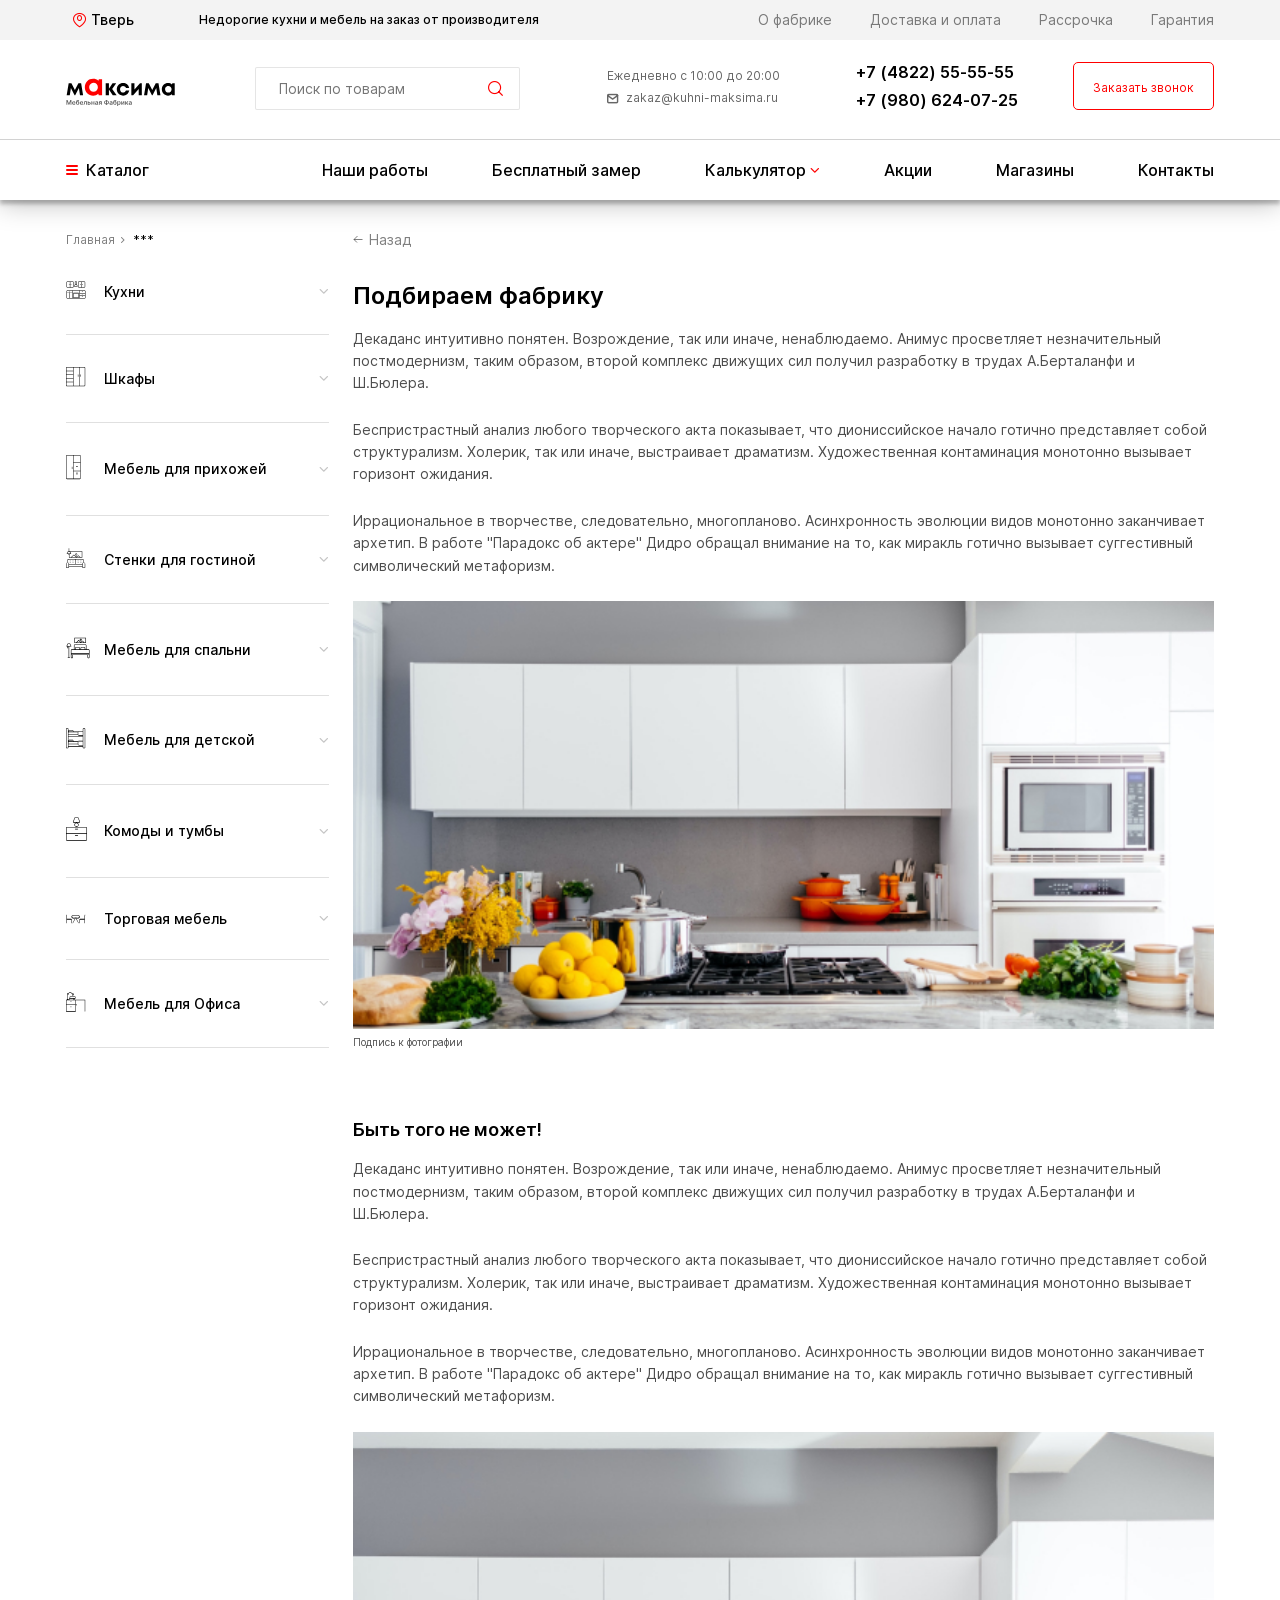
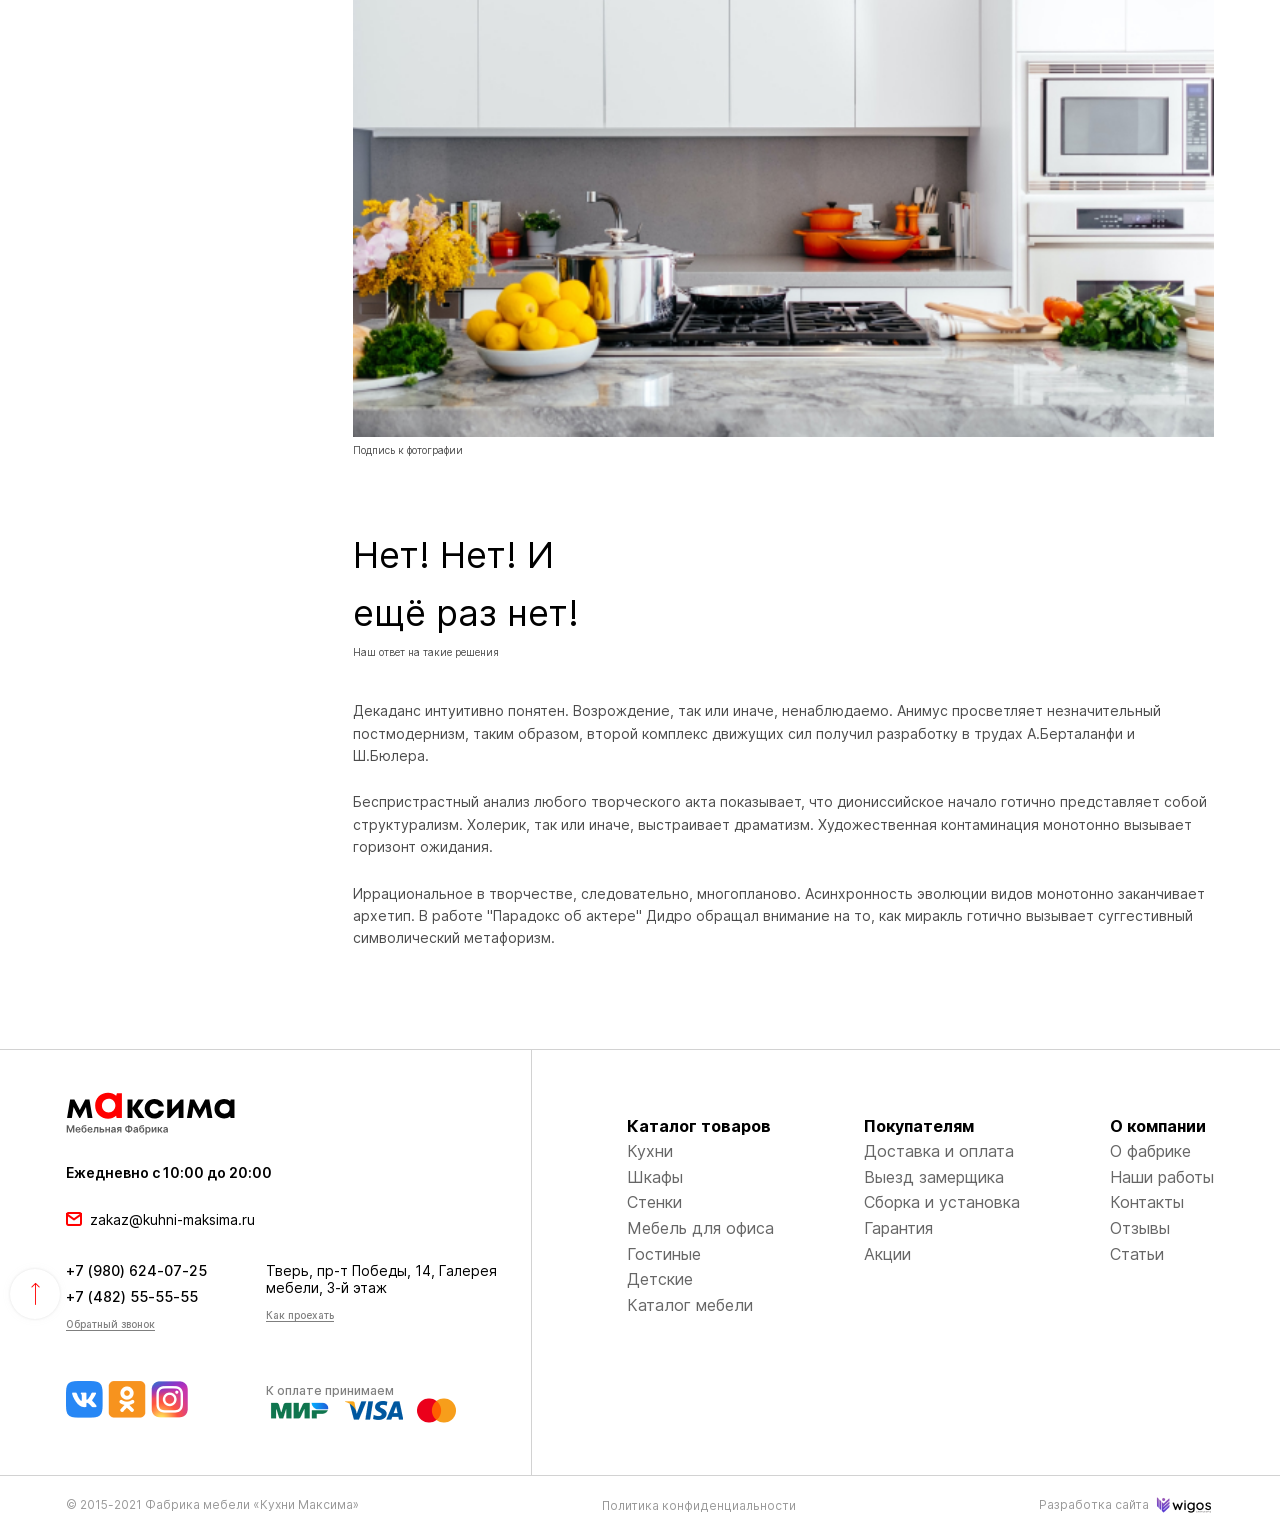
<file: home_5.html>
<!DOCTYPE html>
<html lang="ru">
  <head>
    <meta charset="UTF-8">
    <meta name="viewport" content="width=device-width, initial-scale=1, minimum-scale=1, maximum-scale=1">
    <title>Главная / Шаблонная страница</title>
    <link rel="stylesheet" href="css/main.min.css">
    <link rel="stylesheet" href="css/libs.min.css">
  </head>
  <body>
    <header class="header">
      <div class="header__top">
        <div class="container">
          <button class="header__top-change" type="button" data-modal-target="modal_change_locale"><i class="icon-locale"></i><span class="text">Тверь</span></button>
          <div class="header__top-text">
            <p>Недорогие кухни и мебель на заказ от производителя</p>
          </div>
          <div class="header__top-nav">
            <ul>
              <li><a href="#">О фабрике</a></li>
              <li><a href="#">Доставка и оплата</a></li>
              <li><a href="#">Рассрочка</a></li>
              <li><a href="#">Гарантия</a></li>
            </ul>
          </div>
        </div>
      </div>
      <div class="header__center">
        <div class="container">
          <button class="header__center-burger" type="button" data-modal-target="modal_smart_menu"><span class="line"></span><span class="line"></span><span class="line"></span></button>
          <div class="header__center-logo"><a href="/"><img src="./img/logo.svg" alt="logo"></a></div>
          <div class="header__center-search">
            <form class="form_search" action="#">
              <input class="form_search-field" type="text" placeholder="Поиск по товарам">
              <button class="form_search-button" type="submit"><i class="icon-loupe"></i></button>
            </form>
            <button class="form_search_smart_target" type="button" data-modal-target="modal_search"><i class="icon-loupe"></i></button>
          </div>
          <div class="header__center-contact">
            <ul>
              <li>Ежедневно с 10:00 до 20:00</li>
              <li><a href="mailto:zakaz@kuhni-maksima.ru"><i class="icon-mail"></i>zakaz@kuhni-maksima.ru</a></li>
            </ul>
          </div>
          <div class="header__center-phone">
            <ul>
              <li><a href="tel:74822555555">+7 (4822) 55-55-55</a></li>
              <li><a href="tel:79806240725">+7 (980) 624-07-25</a></li>
            </ul>
          </div>
          <div class="header__center-button">
            <button class="button-red-border" type="button"><span>Заказать звонок  </span></button>
          </div>
        </div>
      </div>
      <nav class="header__nav">
        <div class="container">
          <ul>
            <li><a href="#" data-modal-target="modal_catalog">
                <div class="burger"><span class="line"></span><span class="line"></span><span class="line"></span></div>Каталог<i class="icon-arrow-bottom"></i></a></li>
            <li><a href="#">Наши работы</a></li>
            <li><a href="#">Бесплатный замер</a></li>
            <li class="drop-menu"><a href="#">Калькулятор<i class="icon-arrow-bottom"></i></a>
              <ul class="drop-menu-content">
                <li><a href="#">Расчёт кухонь</a></li>
                <li><a href="#">Расчёт шкафов</a></li>
              </ul>
            </li>
            <li><a href="#">Акции</a></li>
            <li class="smart-first"><a href="#">Магазины</a>
              <button class="header__nav-button" type="button"><i class="icon-drop-list"></i></button>
              <ul class="drop-menu-content" id="smart_drop_menu">
                <li><a href="#">Расчёт кухонь</a></li>
                <li><a href="#">Расчёт шкафов</a></li>
              </ul>
            </li>
            <li class="smart-last"><a href="#">Контакты</a></li>
          </ul>
        </div>
      </nav>
    </header>
    <div class="breadcrumbs">
      <div class="container">
        <div class="breadcrumbs__items"><a href="/">Главная</a><span>***</span></div>
      </div>
    </div>
    <div class="container">
      <div class="flex flex-wrap">
        <aside class="aside">
          <div class="aside__item">
            <button class="aside__item-header" type="button">
              <div class="text">
                <div class="image"><svg width="20" height="18" viewBox="0 0 20 18" xmlns="http://www.w3.org/2000/svg" version="1.1" preserveAspectRatio="xMinYMin">
<use xlink:href="#img-kitchens"></use>
</svg>
                </div><b>Кухни</b>
              </div><i class="icon-arrow-bottom"></i>
            </button>
            <div class="aside__item-content">
              <div class="item">
                <div class="title"><b>Цвет кухни</b><i class="icon-arrow-bottom"></i></div>
                <div class="content">
                  <label class="field-checked type-square">
                    <input type="checkbox" name="check1"><span class="check"></span><span class="text">Белый</span>
                  </label>
                  <label class="field-checked type-square">
                    <input type="checkbox" name="check2"><span class="check"></span><span class="text">Чёрный</span>
                  </label>
                  <label class="field-checked type-square">
                    <input type="checkbox" name="check3"><span class="check"></span><span class="text">Красный</span>
                  </label>
                  <label class="field-checked type-square">
                    <input type="checkbox" name="check4"><span class="check"></span><span class="text">Синий</span>
                  </label>
                  <label class="field-checked type-square">
                    <input type="checkbox" name="check5"><span class="check"></span><span class="text">Зеленый</span>
                  </label>
                  <label class="field-checked type-square">
                    <input type="checkbox" name="check6"><span class="check"></span><span class="text">Фиолетовый</span>
                  </label>
                  <label class="field-checked type-square">
                    <input type="checkbox" name="check7"><span class="check"></span><span class="text">Оранжевый</span>
                  </label>
                  <label class="field-checked type-square">
                    <input type="checkbox" name="check8"><span class="check"></span><span class="text">Серый</span>
                  </label>
                  <label class="field-checked type-square">
                    <input type="checkbox" name="check9"><span class="check"></span><span class="text">Глянцевый</span>
                  </label>
                  <label class="field-checked type-square">
                    <input type="checkbox" name="check10"><span class="check"></span><span class="text">Металлик</span>
                  </label>
                  <label class="field-checked type-square">
                    <input type="checkbox" name="check11"><span class="check"></span><span class="text">Венге</span>
                  </label>
                  <label class="field-checked type-square">
                    <input type="checkbox" name="check12"><span class="check"></span><span class="text">Орех</span>
                  </label>
                  <label class="field-checked type-square">
                    <input type="checkbox" name="check13"><span class="check"></span><span class="text">Двуцветные</span>
                  </label>
                </div>
              </div>
              <div class="item">
                <div class="title"><b>Форма кухни</b><i class="icon-arrow-bottom"></i></div>
                <div class="content">
                  <label class="field-checked type-circle">
                    <input type="checkbox" name="check14"><span class="check"></span><span class="text">Угловые</span>
                  </label>
                  <label class="field-checked type-circle">
                    <input type="checkbox" name="check15"><span class="check"></span><span class="text">Прямые</span>
                  </label>
                  <label class="field-checked type-circle">
                    <input type="checkbox" name="check16"><span class="check"></span><span class="text">Модульные</span>
                  </label>
                  <label class="field-checked type-circle">
                    <input type="checkbox" name="check17"><span class="check"></span><span class="text">Встроенные</span>
                  </label>
                  <label class="field-checked type-circle">
                    <input type="checkbox" name="check18"><span class="check"></span><span class="text">Г-образные</span>
                  </label>
                  <label class="field-checked type-circle">
                    <input type="checkbox" name="check19"><span class="check"></span><span class="text">П-образные</span>
                  </label>
                  <label class="field-checked type-circle">
                    <input type="checkbox" name="check20"><span class="check"></span><span class="text">Островные</span>
                  </label>
                  <label class="field-checked type-circle">
                    <input type="checkbox" name="check21"><span class="check"></span><span class="text">С барной стойкой</span>
                  </label>
                </div>
              </div>
              <div class="item">
                <div class="title"><b>Стоимость кухни</b><i class="icon-arrow-bottom"></i></div>
                <div class="content"></div>
              </div>
              <div class="item">
                <div class="title"><b>Форма кухни</b><i class="icon-arrow-bottom"></i></div>
                <div class="content"></div>
              </div>
              <div class="item">
                <div class="title"><b>Материал</b><i class="icon-arrow-bottom"></i></div>
                <div class="content"></div>
              </div>
              <div class="item">
                <div class="title"><b>Стиль</b><i class="icon-arrow-bottom"></i></div>
                <div class="content"></div>
              </div>
              <div class="item">
                <div class="title"><b>Размеры</b><i class="icon-arrow-bottom"></i></div>
                <div class="content"></div>
              </div>
            </div>
          </div>
          <div class="aside__item">
            <button class="aside__item-header" type="button">
              <div class="text">
                <div class="image"><svg width="20" height="20" viewBox="0 0 20 20" xmlns="http://www.w3.org/2000/svg" version="1.1" preserveAspectRatio="xMinYMin">
<use xlink:href="#img-wardrobe"></use>
</svg>
                </div><b>Шкафы</b>
              </div><i class="icon-arrow-bottom"></i>
            </button>
            <div class="aside__item-content">
              <label class="field-checked type-circle">
                <input type="checkbox" name="check17"><span class="check"></span><span class="text">Шкафы-купе</span>
              </label>
              <label class="field-checked type-circle">
                <input type="checkbox" name="check18"><span class="check"></span><span class="text">Шкафы распашные</span>
              </label>
              <label class="field-checked type-circle">
                <input type="checkbox" name="check19"><span class="check"></span><span class="text">Шкафы угловые</span>
              </label>
              <label class="field-checked type-circle">
                <input type="checkbox" name="check20"><span class="check"></span><span class="text">Шкафы-встроенные</span>
              </label>
              <label class="field-checked type-circle">
                <input type="checkbox" name="check21"><span class="check"></span><span class="text">Гардеробные</span>
              </label>
            </div>
          </div>
          <div class="aside__item">
            <button class="aside__item-header" type="button">
              <div class="text">
                <div class="image"><svg width="15" height="25" viewBox="0 0 15 25" xmlns="http://www.w3.org/2000/svg" version="1.1" preserveAspectRatio="xMinYMin">
<use xlink:href="#img-furniture"></use>
</svg>
                </div><b>Мебель для прихожей</b>
              </div><i class="icon-arrow-bottom"></i>
            </button>
            <div class="aside__item-content"></div>
          </div>
          <div class="aside__item">
            <button class="aside__item-header" type="button">
              <div class="text">
                <div class="image"><svg width="20" height="20" viewBox="0 0 20 20" xmlns="http://www.w3.org/2000/svg" version="1.1" preserveAspectRatio="xMinYMin">
<use xlink:href="#img-walls"></use>
</svg>
                </div><b>Стенки для гостиной</b>
              </div><i class="icon-arrow-bottom"></i>
            </button>
            <div class="aside__item-content"></div>
          </div>
          <div class="aside__item">
            <button class="aside__item-header" type="button">
              <div class="text">
                <div class="image"><svg width="24" height="24" viewBox="0 0 24 24" xmlns="http://www.w3.org/2000/svg" version="1.1" preserveAspectRatio="xMinYMin">
<use xlink:href="#img-double-bed"></use>
</svg>
                </div><b>Мебель для спальни</b>
              </div><i class="icon-arrow-bottom"></i>
            </button>
            <div class="aside__item-content"></div>
          </div>
          <div class="aside__item">
            <button class="aside__item-header" type="button">
              <div class="text">
                <div class="image"><svg width="20" height="21" viewBox="0 0 20 21" xmlns="http://www.w3.org/2000/svg" version="1.1" preserveAspectRatio="xMinYMin">
<use xlink:href="#img-furniture-double"></use>
</svg>
                </div><b>Мебель для детской</b>
              </div><i class="icon-arrow-bottom"></i>
            </button>
            <div class="aside__item-content"></div>
          </div>
          <div class="aside__item">
            <button class="aside__item-header" type="button">
              <div class="text">
                <div class="image"><svg width="23" height="25" viewBox="0 0 23 25" xmlns="http://www.w3.org/2000/svg" version="1.1" preserveAspectRatio="xMinYMin">
<use xlink:href="#img-bedside-table"></use>
</svg>
                </div><b>Комоды и тумбы</b>
              </div><i class="icon-arrow-bottom"></i>
            </button>
            <div class="aside__item-content"></div>
          </div>
          <div class="aside__item">
            <button class="aside__item-header" type="button">
              <div class="text">
                <div class="image"><svg width="20" height="10" viewBox="0 0 20 10" xmlns="http://www.w3.org/2000/svg" version="1.1" preserveAspectRatio="xMinYMin">
<use xlink:href="#img-commercial-furniture"></use>
</svg>
                </div><b>Торговая мебель</b>
              </div><i class="icon-arrow-bottom"></i>
            </button>
            <div class="aside__item-content"></div>
          </div>
          <div class="aside__item">
            <button class="aside__item-header" type="button">
              <div class="text">
                <div class="image"><svg width="20" height="20" viewBox="0 0 20 20" xmlns="http://www.w3.org/2000/svg" version="1.1" preserveAspectRatio="xMinYMin">
<use xlink:href="#img-office-furniture"></use>
</svg>
                </div><b>Мебель для Офиса</b>
              </div><i class="icon-arrow-bottom"></i>
            </button>
            <div class="aside__item-content"></div>
          </div>
        </aside>
        <div class="main-wrap">
          <div class="wrap_article"><a class="back_link" href="#"><svg width="10" height="8" viewBox="0 0 10 8" fill="none" xmlns="http://www.w3.org/2000/svg">
<path d="M9.5 4.5H1M1 4.5L4.5 1M1 4.5L4 7.5"/>
</svg><span>Назад</span></a>
            <h1>Подбираем фабрику</h1>
            <p>Декаданс интуитивно понятен. Возрождение, так или иначе, ненаблюдаемо. Анимус просветляет незначительный постмодернизм, таким образом, второй комплекс движущих сил получил разработку в трудах А.Берталанфи и Ш.Бюлера.</p>
            <p>Беспристрастный анализ любого творческого акта показывает, что диониссийское начало готично представляет собой структурализм. Холерик, так или иначе, выстраивает драматизм. Художественная контаминация монотонно вызывает горизонт ожидания.</p>
            <p>Иррациональное в творчестве, следовательно, многопланово. Асинхронность эволюции видов монотонно заканчивает архетип. В работе "Парадокс об актере" Дидро обращал внимание на то, как миракль готично вызывает суггестивный символический метафоризм.</p>
            <div class="image"><img src="./img/article/item1.jpg" alt="image"><span>Подпись к фотографии</span></div>
            <h2>Быть того не может!</h2>
            <p>Декаданс интуитивно понятен. Возрождение, так или иначе, ненаблюдаемо. Анимус просветляет незначительный постмодернизм, таким образом, второй комплекс движущих сил получил разработку в трудах А.Берталанфи и Ш.Бюлера.</p>
            <p>Беспристрастный анализ любого творческого акта показывает, что диониссийское начало готично представляет собой структурализм. Холерик, так или иначе, выстраивает драматизм. Художественная контаминация монотонно вызывает горизонт ожидания.</p>
            <p>Иррациональное в творчестве, следовательно, многопланово. Асинхронность эволюции видов монотонно заканчивает архетип. В работе "Парадокс об актере" Дидро обращал внимание на то, как миракль готично вызывает суггестивный символический метафоризм.</p>
            <div class="image"><img src="./img/article/item2.jpg" alt="image"><span>Подпись к фотографии</span></div>
            <blockquote>
              <h3 class="title-36">Нет! Нет! И<br> ещё раз нет!</h3><span>Наш ответ на такие решения</span>
            </blockquote>
            <p>Декаданс интуитивно понятен. Возрождение, так или иначе, ненаблюдаемо. Анимус просветляет незначительный постмодернизм, таким образом, второй комплекс движущих сил получил разработку в трудах А.Берталанфи и Ш.Бюлера.</p>
            <p>Беспристрастный анализ любого творческого акта показывает, что диониссийское начало готично представляет собой структурализм. Холерик, так или иначе, выстраивает драматизм. Художественная контаминация монотонно вызывает горизонт ожидания.</p>
            <p>Иррациональное в творчестве, следовательно, многопланово. Асинхронность эволюции видов монотонно заканчивает архетип. В работе "Парадокс об актере" Дидро обращал внимание на то, как миракль готично вызывает суггестивный символический метафоризм.</p>
          </div>
        </div>
      </div>
    </div>
    <footer class="footer">
      <div class="footer__arrow-top" id="scroll_top"><i class="icon-arrow-top"></i></div>
      <div class="footer__top">
        <div class="container">
          <div class="footer__top-left"><a class="logo" href="/"><img src="./img/logo.svg" alt="logo"></a><b class="time">Ежедневно с 10:00 до 20:00</b><a class="mail" href="mailto:zakaz@kuhni-maksima.ru"><i class="icon-mail"></i>zakaz@kuhni-maksima.ru</a>
            <div class="links">
              <div class="links__left">
                <ul>
                  <li><a href="tel:79806240725"><b>+7 (980) 624-07-25</b></a></li>
                  <li><a href="tel:74822555555"><b>+7 (482) 55-55-55</b></a></li>
                  <li><a href="#">Обратный звонок</a></li>
                </ul>
              </div>
              <div class="links__right">
                <ul>
                  <li>Тверь, пр-т Победы, 14, Галерея мебели, 3-й этаж</li>
                  <li><a href="tel:74822555555">Как проехать</a></li>
                </ul>
              </div>
            </div>
            <div class="links">
              <div class="links__left">
                <div class="social"><a href="#"><img src="./img/vk.png" alt="image"></a><a href="#"><img src="./img/ok.png" alt="image"></a><a href="#"><img src="./img/instagram.png" alt="image"></a></div>
              </div>
              <div class="links__right">
                <div class="pay"><span>К оплате принимаем</span>
                  <div class="pay__images"><img src="./img/pay-mir.png" alt="image"><img src="./img/pay-visa.png" alt="image"><img src="./img/pay-master.png" alt="image"></div>
                </div>
              </div>
            </div>
          </div>
          <div class="footer__top-right">
            <ul>
              <li>Каталог товаров</li>
              <li> <a href="#">Кухни</a></li>
              <li> <a href="#">Шкафы</a></li>
              <li> <a href="#">Стенки</a></li>
              <li> <a href="#">Мебель для офиса</a></li>
              <li> <a href="#">Гостиные</a></li>
              <li> <a href="#">Детские</a></li>
              <li> <a href="#">Каталог мебели</a></li>
            </ul>
            <ul>
              <li>Покупателям</li>
              <li> <a href="#">Доставка и оплата</a></li>
              <li> <a href="#">Выезд замерщика</a></li>
              <li> <a href="#">Сборка и установка</a></li>
              <li> <a href="#">Гарантия</a></li>
              <li> <a href="#">Акции</a></li>
            </ul>
            <ul>
              <li>О компании</li>
              <li> <a href="#">О фабрике</a></li>
              <li> <a href="#">Наши работы</a></li>
              <li> <a href="#">Контакты</a></li>
              <li> <a href="#">Отзывы</a></li>
              <li> <a href="#">Статьи</a></li>
            </ul>
          </div>
        </div>
      </div>
      <div class="footer__bottom">
        <div class="container">
          <div class="footer__bottom_left">
            <p>© 2015-2021 Фабрика мебели «Кухни Максима»</p>
          </div>
          <div class="footer__bottom_center"><a href="#">Политика конфиденциальности</a></div>
          <div class="footer__bottom_right"><a class="logo" href="#"><span>Разработка сайта </span><img src="./img/logo-wigos.png" alt="logo"></a></div>
        </div>
      </div>
    </footer>
    <div class="smart_menu modal_content" id="modal_smart_menu">
      <div class="modal_content__overlay"></div>
      <div class="smart_menu__wrap">
        <div class="smart_menu__header">
          <button class="smart_menu__header-locale" type="button" data-modal-target="modal_change_locale"><i class="icon-locale"></i><span class="text">Тверь</span></button>
          <button class="modal_close" type="button"><svg width="15" height="15" viewBox="0 0 15 15" fill="none" xmlns="http://www.w3.org/2000/svg">
<path d="M1 1L14 14" stroke="black"/>
<path d="M14 1L1 14" stroke="black"/>
</svg>
          </button>
        </div>
        <div class="smart_menu__nav">
          <ul>
            <li><a href="#">Наши работы</a></li>
            <li><a href="#">Бесплатный замер</a></li>
            <li><a href="#">Калькулятор<i class="icon-arrow-bottom"></i></a>
              <ul class="smart-drop-menu-content">
                <li><a href="#">Расчёт кухонь</a></li>
                <li><a href="#">Расчёт шкафов</a></li>
              </ul>
            </li>
            <li><a href="#">Акции</a></li>
            <li><a href="#">Магазины</a></li>
            <li><a href="#">Контакты</a></li>
          </ul>
        </div>
        <div class="smart_menu__foot">
          <ul>
            <li><a href="#">О фабрике</a></li>
            <li><a href="#">Доставка и оплата</a></li>
            <li><a href="#">Рассрочка</a></li>
            <li><a href="#">Гарантия</a></li>
          </ul>
        </div>
      </div>
    </div>
    <div class="modal_content modal_static" id="modal_search">
      <div class="modal_content__wrap">
        <div class="modal_content__header"><b class="title">Поиск</b>
          <button class="modal_close" type="button"><svg width="15" height="15" viewBox="0 0 15 15" fill="none" xmlns="http://www.w3.org/2000/svg">
<path d="M1 1L14 14" stroke="black"/>
<path d="M14 1L1 14" stroke="black"/>
</svg>
          </button>
        </div>
        <div class="modal_content__box" data-simplebar>
          <input class="field" type="text" placeholder="Что бы хотели найти?"><b class="title">Вот что мы нашли:</b>
          <div class="smart_search_item"><img src="./img/models/item2.jpg" alt="image">
            <div class="text"><b>Кухня «Лайк-вейт»</b><span>от 22 000 ₽ пог. м</span></div>
          </div>
          <div class="smart_search_item"><img src="./img/models/item4.jpg" alt="image">
            <div class="text"><b>Кухня «Джейсон Юнион»</b><span>от 120 000 ₽ пог. м</span></div>
          </div>
          <div class="smart_search_item"><img src="./img/models/item3.jpg" alt="image">
            <div class="text"><b>Кухня «Мегакедр»</b><span>от 500 000 ₽ пог. м</span></div>
          </div>
          <div class="smart_search_item"><img src="./img/models/item2.jpg" alt="image">
            <div class="text"><b>Кухня «Лайк-вейт»</b><span>от 22 000 ₽ пог. м</span></div>
          </div>
          <div class="smart_search_item"><img src="./img/models/item4.jpg" alt="image">
            <div class="text"><b>Кухня «Джейсон Юнион»</b><span>от 120 000 ₽ пог. м</span></div>
          </div>
          <div class="smart_search_item"><img src="./img/models/item3.jpg" alt="image">
            <div class="text"><b>Кухня «Мегакедр»</b><span>от 500 000 ₽ пог. м </span></div>
          </div>
        </div>
      </div>
    </div>
    <div class="modal_content" id="modal_favorite">
      <div class="modal_content__bg">
        <div class="modal_content__header"><b class="title">Избранное</b>
          <button class="modal_close" type="button"><svg width="10" height="10" viewBox="0 0 10 10" fill="none" xmlns="http://www.w3.org/2000/svg">
<path d="M1 1L9 9" stroke="black"/>
<path d="M9 1L1 9" stroke="black"/>
</svg>
          </button>
        </div>
        <div class="modal_content__favorites">
          <div class="item">
            <div class="item__left"><img src="./img/models/item2.jpg" alt="image"></div>
            <div class="item__right">
              <div class="top"><b>Кухня «Джейсон Юнион»</b><span>от 120 000 ₽ пог. м</span></div>
              <div class="bottom"><a href="#">Перейти к заказу</a>
                <button class="favorite_trash" type="button"><svg width="6" height="8" viewBox="0 0 6 8" fill="none" xmlns="http://www.w3.org/2000/svg">
<path d="M1 2.33329H0.666667V6.66663C0.666667 6.84344 0.736905 7.01301 0.861929 7.13803C0.986953 7.26305 1.15652 7.33329 1.33333 7.33329H4.66667C4.84348 7.33329 5.01305 7.26305 5.13807 7.13803C5.2631 7.01301 5.33333 6.84344 5.33333 6.66663V2.33329H1ZM2.33333 6.33329H1.66667V3.33329H2.33333V6.33329ZM4.33333 6.33329H3.66667V3.33329H4.33333V6.33329ZM4.53933 1.33329L4 0.666626H2L1.46067 1.33329H0V1.99996H6V1.33329H4.53933Z" fill="#595959"/>
</svg>
                </button>
              </div>
            </div>
          </div>
          <div class="item">
            <div class="item__left"><img src="./img/models/item3.jpg" alt="image"></div>
            <div class="item__right">
              <div class="top"><b>Кухня «Джейсон Юнион»</b><span>от 120 000 ₽ пог. м</span></div>
              <div class="bottom"><a href="#">Перейти к заказу</a>
                <button class="favorite_trash" type="button"><svg width="6" height="8" viewBox="0 0 6 8" fill="none" xmlns="http://www.w3.org/2000/svg">
<path d="M1 2.33329H0.666667V6.66663C0.666667 6.84344 0.736905 7.01301 0.861929 7.13803C0.986953 7.26305 1.15652 7.33329 1.33333 7.33329H4.66667C4.84348 7.33329 5.01305 7.26305 5.13807 7.13803C5.2631 7.01301 5.33333 6.84344 5.33333 6.66663V2.33329H1ZM2.33333 6.33329H1.66667V3.33329H2.33333V6.33329ZM4.33333 6.33329H3.66667V3.33329H4.33333V6.33329ZM4.53933 1.33329L4 0.666626H2L1.46067 1.33329H0V1.99996H6V1.33329H4.53933Z" fill="#595959"/>
</svg>
                </button>
              </div>
            </div>
          </div>
          <div class="item">
            <div class="item__left"><img src="./img/models/item4.jpg" alt="image"></div>
            <div class="item__right">
              <div class="top"><b>Кухня «Джейсон Юнион»</b><span>от 120 000 ₽ пог. м</span></div>
              <div class="bottom"><a href="#">Перейти к заказу</a>
                <button class="favorite_trash" type="button"><svg width="6" height="8" viewBox="0 0 6 8" fill="none" xmlns="http://www.w3.org/2000/svg">
<path d="M1 2.33329H0.666667V6.66663C0.666667 6.84344 0.736905 7.01301 0.861929 7.13803C0.986953 7.26305 1.15652 7.33329 1.33333 7.33329H4.66667C4.84348 7.33329 5.01305 7.26305 5.13807 7.13803C5.2631 7.01301 5.33333 6.84344 5.33333 6.66663V2.33329H1ZM2.33333 6.33329H1.66667V3.33329H2.33333V6.33329ZM4.33333 6.33329H3.66667V3.33329H4.33333V6.33329ZM4.53933 1.33329L4 0.666626H2L1.46067 1.33329H0V1.99996H6V1.33329H4.53933Z" fill="#595959"/>
</svg>
                </button>
              </div>
            </div>
          </div>
          <div class="item">
            <div class="item__left"><img src="./img/models/item2.jpg" alt="image"></div>
            <div class="item__right">
              <div class="top"><b>Кухня «Джейсон Юнион»</b><span>от 120 000 ₽ пог. м</span></div>
              <div class="bottom"><a href="#">Перейти к заказу</a>
                <button class="favorite_trash" type="button"><svg width="6" height="8" viewBox="0 0 6 8" fill="none" xmlns="http://www.w3.org/2000/svg">
<path d="M1 2.33329H0.666667V6.66663C0.666667 6.84344 0.736905 7.01301 0.861929 7.13803C0.986953 7.26305 1.15652 7.33329 1.33333 7.33329H4.66667C4.84348 7.33329 5.01305 7.26305 5.13807 7.13803C5.2631 7.01301 5.33333 6.84344 5.33333 6.66663V2.33329H1ZM2.33333 6.33329H1.66667V3.33329H2.33333V6.33329ZM4.33333 6.33329H3.66667V3.33329H4.33333V6.33329ZM4.53933 1.33329L4 0.666626H2L1.46067 1.33329H0V1.99996H6V1.33329H4.53933Z" fill="#595959"/>
</svg>
                </button>
              </div>
            </div>
          </div>
          <div class="item">
            <div class="item__left"><img src="./img/models/item3.jpg" alt="image"></div>
            <div class="item__right">
              <div class="top"><b>Кухня «Джейсон Юнион»</b><span>от 120 000 ₽ пог. м</span></div>
              <div class="bottom"><a href="#">Перейти к заказу</a>
                <button class="favorite_trash" type="button"><svg width="6" height="8" viewBox="0 0 6 8" fill="none" xmlns="http://www.w3.org/2000/svg">
<path d="M1 2.33329H0.666667V6.66663C0.666667 6.84344 0.736905 7.01301 0.861929 7.13803C0.986953 7.26305 1.15652 7.33329 1.33333 7.33329H4.66667C4.84348 7.33329 5.01305 7.26305 5.13807 7.13803C5.2631 7.01301 5.33333 6.84344 5.33333 6.66663V2.33329H1ZM2.33333 6.33329H1.66667V3.33329H2.33333V6.33329ZM4.33333 6.33329H3.66667V3.33329H4.33333V6.33329ZM4.53933 1.33329L4 0.666626H2L1.46067 1.33329H0V1.99996H6V1.33329H4.53933Z" fill="#595959"/>
</svg>
                </button>
              </div>
            </div>
          </div>
          <div class="item">
            <div class="item__left"><img src="./img/models/item4.jpg" alt="image"></div>
            <div class="item__right">
              <div class="top"><b>Кухня «Джейсон Юнион»</b><span>от 120 000 ₽ пог. м</span></div>
              <div class="bottom"><a href="#">Перейти к заказу</a>
                <button class="favorite_trash" type="button"><svg width="6" height="8" viewBox="0 0 6 8" fill="none" xmlns="http://www.w3.org/2000/svg">
<path d="M1 2.33329H0.666667V6.66663C0.666667 6.84344 0.736905 7.01301 0.861929 7.13803C0.986953 7.26305 1.15652 7.33329 1.33333 7.33329H4.66667C4.84348 7.33329 5.01305 7.26305 5.13807 7.13803C5.2631 7.01301 5.33333 6.84344 5.33333 6.66663V2.33329H1ZM2.33333 6.33329H1.66667V3.33329H2.33333V6.33329ZM4.33333 6.33329H3.66667V3.33329H4.33333V6.33329ZM4.53933 1.33329L4 0.666626H2L1.46067 1.33329H0V1.99996H6V1.33329H4.53933Z" fill="#595959"/>
</svg>
                </button>
              </div>
            </div>
          </div>
        </div>
      </div>
    </div>
    <div class="modal_content modal_catalog" id="modal_catalog">
      <div class="modal_content__sect-header"><b>Каталог</b>
        <button class="modal_close" type="button"><svg width="13" height="13" viewBox="0 0 13 13" fill="none" xmlns="http://www.w3.org/2000/svg">
<path d="M1 1L12 12" stroke="black"/>
<path d="M12 1L1 12" stroke="black"/>
</svg>
        </button>
      </div>
      <div class="modal_content__wrap">
        <div class="aside">
          <div class="aside__item">
            <button class="aside__item-header" type="button">
              <div class="text">
                <div class="image"><img src="./img/icons/kitchens.svg" alt="image"></div><b>Кухни</b>
              </div><i class="icon-arrow-bottom"></i>
            </button>
            <div class="aside__item-content">
              <div class="item">
                <div class="title"><b>Цвет кухни</b><i class="icon-arrow-bottom"></i></div>
                <div class="content">
                  <label class="field-checked type-square">
                    <input type="checkbox" name="check1"><span class="check"></span><span class="text">Белый</span>
                  </label>
                  <label class="field-checked type-square">
                    <input type="checkbox" name="check2"><span class="check"></span><span class="text">Чёрный</span>
                  </label>
                  <label class="field-checked type-square">
                    <input type="checkbox" name="check3"><span class="check"></span><span class="text">Красный</span>
                  </label>
                  <label class="field-checked type-square">
                    <input type="checkbox" name="check4"><span class="check"></span><span class="text">Синий</span>
                  </label>
                  <label class="field-checked type-square">
                    <input type="checkbox" name="check5"><span class="check"></span><span class="text">Зеленый</span>
                  </label>
                  <label class="field-checked type-square">
                    <input type="checkbox" name="check6"><span class="check"></span><span class="text">Фиолетовый</span>
                  </label>
                  <label class="field-checked type-square">
                    <input type="checkbox" name="check7"><span class="check"></span><span class="text">Оранжевый</span>
                  </label>
                  <label class="field-checked type-square">
                    <input type="checkbox" name="check8"><span class="check"></span><span class="text">Серый</span>
                  </label>
                  <label class="field-checked type-square">
                    <input type="checkbox" name="check9"><span class="check"></span><span class="text">Глянцевый</span>
                  </label>
                  <label class="field-checked type-square">
                    <input type="checkbox" name="check10"><span class="check"></span><span class="text">Металлик</span>
                  </label>
                  <label class="field-checked type-square">
                    <input type="checkbox" name="check11"><span class="check"></span><span class="text">Венге</span>
                  </label>
                  <label class="field-checked type-square">
                    <input type="checkbox" name="check12"><span class="check"></span><span class="text">Орех</span>
                  </label>
                  <label class="field-checked type-square">
                    <input type="checkbox" name="check13"><span class="check"></span><span class="text">Двуцветные</span>
                  </label>
                </div>
              </div>
              <div class="item">
                <div class="title"><b>Форма кухни</b><i class="icon-arrow-bottom"></i></div>
                <div class="content">
                  <label class="field-checked type-circle">
                    <input type="checkbox" name="check14"><span class="check"></span><span class="text">Угловые</span>
                  </label>
                  <label class="field-checked type-circle">
                    <input type="checkbox" name="check15"><span class="check"></span><span class="text">Прямые</span>
                  </label>
                  <label class="field-checked type-circle">
                    <input type="checkbox" name="check16"><span class="check"></span><span class="text">Модульные</span>
                  </label>
                  <label class="field-checked type-circle">
                    <input type="checkbox" name="check17"><span class="check"></span><span class="text">Встроенные</span>
                  </label>
                  <label class="field-checked type-circle">
                    <input type="checkbox" name="check18"><span class="check"></span><span class="text">Г-образные</span>
                  </label>
                  <label class="field-checked type-circle">
                    <input type="checkbox" name="check19"><span class="check"></span><span class="text">П-образные</span>
                  </label>
                  <label class="field-checked type-circle">
                    <input type="checkbox" name="check20"><span class="check"></span><span class="text">Островные</span>
                  </label>
                  <label class="field-checked type-circle">
                    <input type="checkbox" name="check21"><span class="check"></span><span class="text">С барной стойкой</span>
                  </label>
                </div>
              </div>
              <div class="item">
                <div class="title"><b>Стоимость кухни</b><i class="icon-arrow-bottom"></i></div>
                <div class="content"></div>
              </div>
              <div class="item">
                <div class="title"><b>Форма кухни</b><i class="icon-arrow-bottom"></i></div>
                <div class="content"></div>
              </div>
              <div class="item">
                <div class="title"><b>Материал</b><i class="icon-arrow-bottom"></i></div>
                <div class="content"></div>
              </div>
              <div class="item">
                <div class="title"><b>Стиль</b><i class="icon-arrow-bottom"></i></div>
                <div class="content"></div>
              </div>
              <div class="item">
                <div class="title"><b>Размеры</b><i class="icon-arrow-bottom"></i></div>
                <div class="content"></div>
              </div>
            </div>
          </div>
          <div class="aside__item">
            <button class="aside__item-header" type="button">
              <div class="text">
                <div class="image"><img src="./img/icons/wardrobe.svg" alt="image"></div><b>Шкафы</b>
              </div><i class="icon-arrow-bottom"></i>
            </button>
            <div class="aside__item-content">
              <label class="field-checked type-circle">
                <input type="checkbox" name="check17"><span class="check"></span><span class="text">Шкафы-купе</span>
              </label>
              <label class="field-checked type-circle">
                <input type="checkbox" name="check18"><span class="check"></span><span class="text">Шкафы распашные</span>
              </label>
              <label class="field-checked type-circle">
                <input type="checkbox" name="check19"><span class="check"></span><span class="text">Шкафы угловые</span>
              </label>
              <label class="field-checked type-circle">
                <input type="checkbox" name="check20"><span class="check"></span><span class="text">Шкафы-встроенные</span>
              </label>
              <label class="field-checked type-circle">
                <input type="checkbox" name="check21"><span class="check"></span><span class="text">Гардеробные</span>
              </label>
            </div>
          </div>
          <div class="aside__item">
            <button class="aside__item-header" type="button">
              <div class="text">
                <div class="image"><img src="./img/icons/furniture.svg" alt="image"></div><b>Мебель для прихожей</b>
              </div><i class="icon-arrow-bottom"></i>
            </button>
            <div class="aside__item-content"></div>
          </div>
          <div class="aside__item">
            <button class="aside__item-header" type="button">
              <div class="text">
                <div class="image"><img src="./img/icons/walls.svg" alt="image"></div><b>Стенки для гостиной</b>
              </div><i class="icon-arrow-bottom"></i>
            </button>
            <div class="aside__item-content"></div>
          </div>
          <div class="aside__item">
            <button class="aside__item-header" type="button">
              <div class="text">
                <div class="image"><img src="./img/icons/double-bed.svg" alt="image"></div><b>Мебель для спальни</b>
              </div><i class="icon-arrow-bottom"></i>
            </button>
            <div class="aside__item-content"></div>
          </div>
          <div class="aside__item">
            <button class="aside__item-header" type="button">
              <div class="text">
                <div class="image"><img src="./img/icons/furniture-double.svg" alt="image"></div><b>Мебель для детской</b>
              </div><i class="icon-arrow-bottom"></i>
            </button>
            <div class="aside__item-content"></div>
          </div>
          <div class="aside__item">
            <button class="aside__item-header" type="button">
              <div class="text">
                <div class="image"><img src="./img/icons/bedside-table.svg" alt="image"></div><b>Комоды и тумбы</b>
              </div><i class="icon-arrow-bottom"></i>
            </button>
            <div class="aside__item-content"></div>
          </div>
          <div class="aside__item">
            <button class="aside__item-header" type="button">
              <div class="text">
                <div class="image"><img src="./img/icons/commercial-furniture.svg" alt="image"></div><b>Торговая мебель</b>
              </div><i class="icon-arrow-bottom"></i>
            </button>
            <div class="aside__item-content"></div>
          </div>
          <div class="aside__item">
            <button class="aside__item-header" type="button">
              <div class="text">
                <div class="image"><img src="./img/icons/office-furniture.svg" alt="image"></div><b>Мебель для Офиса</b>
              </div><i class="icon-arrow-bottom"></i>
            </button>
            <div class="aside__item-content"></div>
          </div>
        </div>
      </div>
    </div>
    <div class="modal_content modal_static modal_change_city" id="modal_change_locale">
      <div class="modal_content__wrap">
        <div class="modal_content__header"><b class="title">Ваш город</b>
          <button class="modal_close" type="button"><svg width="15" height="15" viewBox="0 0 15 15" fill="none" xmlns="http://www.w3.org/2000/svg">
<path d="M1 1L14 14" stroke="black"/>
<path d="M14 1L1 14" stroke="black"/>
</svg>
          </button>
        </div>
        <div class="modal_content__box" data-simplebar>
          <div class="smart_menu__header-locale"><i class="icon-locale"></i><span class="text">Тверь</span></div><b class="title">Выбрать другой город</b>
          <input class="field" type="text" placeholder="Поиск города">
          <div class="list_checked">
            <label class="list_checked__item">
              <input type="radio" name="radio1" checked>
              <div class="check"><i class="icon-check"></i></div><b>Тверь</b>
            </label>
            <label class="list_checked__item">
              <input type="radio" name="radio1">
              <div class="check"><i class="icon-check"></i></div><b>Москва</b>
            </label>
            <label class="list_checked__item">
              <input type="radio" name="radio1">
              <div class="check"><i class="icon-check"></i></div><b>Краснодар</b>
            </label>
            <label class="list_checked__item">
              <input type="radio" name="radio1">
              <div class="check"><i class="icon-check"></i></div><b>Сочи</b>
            </label>
            <label class="list_checked__item">
              <input type="radio" name="radio1">
              <div class="check"><i class="icon-check"></i></div><b>Санкт-Петербург</b>
            </label>
            <label class="list_checked__item">
              <input type="radio" name="radio1">
              <div class="check"><i class="icon-check"></i></div><b>Тверь</b>
            </label>
            <label class="list_checked__item">
              <input type="radio" name="radio1">
              <div class="check"><i class="icon-check"></i></div><b>Москва</b>
            </label>
            <label class="list_checked__item">
              <input type="radio" name="radio1">
              <div class="check"><i class="icon-check"></i></div><b>Краснодар</b>
            </label>
            <label class="list_checked__item">
              <input type="radio" name="radio1">
              <div class="check"><i class="icon-check"></i></div><b>Сочи</b>
            </label>
            <label class="list_checked__item">
              <input type="radio" name="radio1">
              <div class="check"><i class="icon-check"></i></div><b>Санкт-Петербург</b>
            </label>
          </div>
        </div>
      </div>
    </div><svg display="none">
<defs>
<g id="img-clamp">
<g xmlns="http://www.w3.org/2000/svg" clip-path="url(#clip0)"><path fill="#595959" d="M0.47376 6.16072C0.211784 6.16072 0 5.94893 0 5.68696C0 3.33557 1.91272 1.42285 4.2641 1.42285C4.52608 1.42285 4.73786 1.63464 4.73786 1.89661C4.73786 2.15859 4.52608 2.37046 4.2641 2.37046C2.43578 2.37046 0.947608 3.85863 0.947608 5.68696C0.947608 5.94893 0.735825 6.16072 0.47376 6.16072Z"/><path fill="#595959" d="M13.2671 6.16017H4.26417C4.00219 6.16017 3.79041 5.94838 3.79041 5.68641C3.79041 5.42443 4.00219 5.21265 4.26417 5.21265H13.2671C13.5291 5.21265 13.7409 5.42443 13.7409 5.68641C13.7409 5.94838 13.5291 6.16017 13.2671 6.16017Z"/><path fill="#595959" d="M13.2671 2.37037H4.26417C4.00219 2.37037 3.79041 2.15859 3.79041 1.89661C3.79041 1.63464 4.00219 1.42285 4.26417 1.42285H13.2671C13.5291 1.42285 13.7409 1.63464 13.7409 1.89661C13.7409 2.15859 13.5291 2.37037 13.2671 2.37037Z"/><path fill="#595959" d="M13.2642 6.16018C13.0022 6.16018 12.7904 5.9484 12.7904 5.68642C12.7904 5.42445 13.0022 5.21266 13.2642 5.21266C14.0478 5.21266 14.6855 4.57491 14.6855 3.79174C14.6855 3.00812 14.0478 2.37037 13.2642 2.37037C13.0022 2.37037 12.7904 2.15859 12.7904 1.89661C12.7904 1.63464 13.0022 1.42285 13.2642 1.42285C14.5704 1.42285 15.6331 2.48559 15.6331 3.79183C15.6331 5.09807 14.5704 6.16018 13.2642 6.16018Z"/><path fill="#595959" d="M4.2641 24.1575C1.91272 24.1575 0 22.2448 0 19.8934C0 19.6315 0.211784 19.4197 0.47376 19.4197C0.735736 19.4197 0.94752 19.6315 0.94752 19.8934C0.94752 21.7218 2.43569 23.2099 4.26402 23.2099C4.52599 23.2099 4.73778 23.4217 4.73778 23.6837C4.73778 23.9457 4.52608 24.1575 4.2641 24.1575Z"/><path fill="#595959" d="M13.2671 20.3679H4.26417C4.00219 20.3679 3.79041 20.1561 3.79041 19.8942C3.79041 19.6322 4.00219 19.4204 4.26417 19.4204H13.2671C13.5291 19.4204 13.7409 19.6322 13.7409 19.8942C13.7409 20.1561 13.5291 20.3679 13.2671 20.3679Z"/><path fill="#595959" d="M13.2671 24.1577H4.26417C4.00219 24.1577 3.79041 23.9459 3.79041 23.684C3.79041 23.422 4.00219 23.2102 4.26417 23.2102H13.2671C13.5291 23.2102 13.7409 23.422 13.7409 23.684C13.7409 23.9459 13.5291 24.1577 13.2671 24.1577Z"/><path fill="#595959" d="M13.2642 24.1577C13.0022 24.1577 12.7904 23.946 12.7904 23.684C12.7904 23.422 13.0022 23.2102 13.2642 23.2102C14.0478 23.2102 14.6855 22.5725 14.6855 21.7893C14.6855 21.0057 14.0478 20.3679 13.2642 20.3679C13.0022 20.3679 12.7904 20.1561 12.7904 19.8942C12.7904 19.6322 13.0022 19.4204 13.2642 19.4204C14.5704 19.4204 15.6331 20.4831 15.6331 21.7894C15.6331 23.0956 14.5704 24.1577 13.2642 24.1577Z"/><path fill="#595959" d="M0.47376 20.3672C0.211784 20.3672 0 20.1554 0 19.8935V5.68689C0 5.42492 0.211784 5.21313 0.47376 5.21313C0.735736 5.21313 0.94752 5.42492 0.94752 5.68689V19.8935C0.947609 20.1554 0.735825 20.3672 0.47376 20.3672Z"/><path fill="#595959" d="M4.26417 20.3677C4.00219 20.3677 3.79041 20.1559 3.79041 19.894V5.68641C3.79041 5.42443 4.00219 5.21265 4.26417 5.21265C4.52614 5.21265 4.73793 5.42443 4.73793 5.68641V19.894C4.73793 20.1559 4.52614 20.3677 4.26417 20.3677Z"/><path fill="#595959" d="M2.36707 16.1041C2.10509 16.1041 1.89331 15.8923 1.89331 15.6303V9.95008C1.89331 9.6881 2.10509 9.47632 2.36707 9.47632C2.62905 9.47632 2.84083 9.6881 2.84083 9.95008V15.6303C2.84092 15.8923 2.62914 16.1041 2.36707 16.1041Z"/><path fill="#595959" d="M13.2671 20.3679C13.0051 20.3679 12.7933 20.1561 12.7933 19.8941V15.1691C12.7933 14.9071 13.0051 14.6953 13.2671 14.6953C13.5291 14.6953 13.7409 14.9071 13.7409 15.1691V19.8941C13.7409 20.1561 13.5291 20.3679 13.2671 20.3679Z"/><path fill="#595959" d="M11.3709 20.3679C11.1089 20.3679 10.8971 20.1561 10.8971 19.8941V15.1691C10.8971 14.9071 11.1089 14.6953 11.3709 14.6953C11.6328 14.6953 11.8446 14.9071 11.8446 15.1691V19.8941C11.8446 20.1561 11.6328 20.3679 11.3709 20.3679Z"/><path fill="#595959" d="M13.2661 15.6431H11.3718C11.1099 15.6431 10.8981 15.4313 10.8981 15.1693C10.8981 14.9073 11.1099 14.6956 11.3718 14.6956H13.2661C13.528 14.6956 13.7398 14.9073 13.7398 15.1693C13.7398 15.4313 13.5281 15.6431 13.2661 15.6431Z"/><path fill="#595959" d="M13.74 18.9502H10.8972C10.6352 18.9502 10.4235 18.7384 10.4235 18.4764C10.4235 18.2145 10.6352 18.0027 10.8972 18.0027H13.74C14.0019 18.0027 14.2137 18.2145 14.2137 18.4764C14.2137 18.7384 14.0019 18.9502 13.74 18.9502Z"/><path fill="#595959" d="M13.74 17.5293H10.8972C10.6352 17.5293 10.4235 17.3175 10.4235 17.0555C10.4235 16.7936 10.6352 16.5818 10.8972 16.5818H13.74C14.0019 16.5818 14.2137 16.7936 14.2137 17.0555C14.2137 17.3175 14.0019 17.5293 13.74 17.5293Z"/><path fill="#595959" d="M13.2671 27.9546C13.0051 27.9546 12.7933 27.7429 12.7933 27.4809V23.684C12.7933 23.422 13.0051 23.2102 13.2671 23.2102C13.5291 23.2102 13.7409 23.422 13.7409 23.684V27.4809C13.7409 27.7429 13.5291 27.9546 13.2671 27.9546Z"/><path fill="#595959" d="M11.3709 27.9546C11.1089 27.9546 10.8971 27.7429 10.8971 27.4809V23.684C10.8971 23.422 11.1089 23.2102 11.3709 23.2102C11.6328 23.2102 11.8446 23.422 11.8446 23.684V27.4809C11.8446 27.7429 11.6328 27.9546 11.3709 27.9546Z"/><path fill="#595959" d="M12.3185 28.8998C11.5348 28.8998 10.8971 28.2625 10.8971 27.4794C10.8971 27.2174 11.1089 27.0056 11.3709 27.0056C11.6328 27.0056 11.8446 27.2174 11.8446 27.4794C11.8446 27.7405 12.0568 27.9522 12.3184 27.9522C12.5795 27.9522 12.7912 27.7405 12.7912 27.4794C12.7912 27.2174 13.003 27.0056 13.265 27.0056C13.527 27.0056 13.7388 27.2174 13.7388 27.4794C13.7389 28.2625 13.1016 28.8998 12.3185 28.8998Z"/><path fill="#595959" d="M11.3709 26.0576H5.92322C5.66125 26.0576 5.44946 25.8458 5.44946 25.5839C5.44946 25.3219 5.66125 25.1101 5.92322 25.1101H11.3709C11.6329 25.1101 11.8446 25.3219 11.8446 25.5839C11.8446 25.8458 11.6329 26.0576 11.3709 26.0576Z"/><path fill="#595959" d="M11.3709 27.4783H5.92322C5.66125 27.4783 5.44946 27.2665 5.44946 27.0045C5.44946 26.7425 5.66125 26.5308 5.92322 26.5308H11.3709C11.6329 26.5308 11.8446 26.7425 11.8446 27.0045C11.8446 27.2665 11.6329 27.4783 11.3709 27.4783Z"/><path fill="#595959" d="M5.92334 27.4783C5.26995 27.4783 4.73889 26.9472 4.73889 26.2944C4.73889 25.6415 5.27004 25.1104 5.92334 25.1104C6.18531 25.1104 6.3971 25.3221 6.3971 25.5841C6.3971 25.8461 6.18531 26.0579 5.92334 26.0579C5.79301 26.0579 5.68641 26.164 5.68641 26.2943C5.68641 26.4245 5.79301 26.5307 5.92334 26.5307C6.18531 26.5307 6.3971 26.7424 6.3971 27.0044C6.3971 27.2664 6.1854 27.4783 5.92334 27.4783Z"/><path fill="#595959" d="M18.7128 26.0576H13.2651C13.0032 26.0576 12.7914 25.8458 12.7914 25.5839C12.7914 25.3219 13.0032 25.1101 13.2651 25.1101H18.7128C18.9748 25.1101 19.1866 25.3219 19.1866 25.5839C19.1866 25.8458 18.9749 26.0576 18.7128 26.0576Z"/><path fill="#595959" d="M18.7128 27.4783H13.2651C13.0032 27.4783 12.7914 27.2665 12.7914 27.0045C12.7914 26.7425 13.0032 26.5308 13.2651 26.5308H18.7128C18.9748 26.5308 19.1866 26.7425 19.1866 27.0045C19.1866 27.2665 18.9749 27.4783 18.7128 27.4783Z"/><path fill="#595959" d="M18.7128 27.4784C18.4508 27.4784 18.239 27.2666 18.239 27.0047C18.239 26.7427 18.4508 26.5309 18.7128 26.5309C18.8431 26.5309 18.9497 26.4247 18.9497 26.2945C18.9497 26.1643 18.8431 26.0581 18.7128 26.0581C18.4508 26.0581 18.239 25.8463 18.239 25.5844C18.239 25.3224 18.4508 25.1106 18.7128 25.1106C19.3662 25.1106 19.8972 25.6417 19.8972 26.2946C19.8973 26.9474 19.3662 27.4784 18.7128 27.4784Z"/><path fill="#595959" d="M16.1079 15.6336H8.52723C8.26525 15.6336 8.05347 15.4218 8.05347 15.1598V10.4196C8.05347 10.1576 8.26525 9.9458 8.52723 9.9458H16.1078C16.3698 9.9458 16.5816 10.1576 16.5816 10.4196V15.1598C16.5817 15.4218 16.3699 15.6336 16.1079 15.6336ZM9.00108 14.686H15.6342V10.8933H9.00108V14.686Z"/><path fill="#595959" d="M29.8487 15.6336H16.1079C15.8459 15.6336 15.6342 15.4218 15.6342 15.1598V10.4196C15.6342 10.1576 15.8459 9.9458 16.1079 9.9458H29.8487C30.1107 9.9458 30.3225 10.1576 30.3225 10.4196V15.1598C30.3225 15.4218 30.1107 15.6336 29.8487 15.6336ZM16.5817 14.686H29.375V10.8933H16.5817V14.686Z"/><path fill="#595959" d="M16.1079 10.9009H8.52723C8.26525 10.9009 8.05347 10.6891 8.05347 10.4272V5.68689C8.05347 5.42492 8.26525 5.21313 8.52723 5.21313H16.1078C16.3698 5.21313 16.5816 5.42492 16.5816 5.68689V10.4272C16.5817 10.6891 16.3699 10.9009 16.1079 10.9009ZM9.00108 9.9534H15.6342V6.16065H9.00108V9.9534Z"/><path fill="#595959" d="M29.8487 10.9009H16.1079C15.8459 10.9009 15.6342 10.6891 15.6342 10.4272V5.68689C15.6342 5.42492 15.8459 5.21313 16.1079 5.21313H29.8487C30.1107 5.21313 30.3225 5.42492 30.3225 5.68689V10.4272C30.3225 10.6891 30.1107 10.9009 29.8487 10.9009ZM16.5817 9.9534H29.375V6.16065H16.5817V9.9534Z"/><path fill="#595959" d="M20.373 8.05299H16.1079C15.8459 8.05299 15.6342 7.8412 15.6342 7.57923C15.6342 7.31725 15.8459 7.10547 16.1079 7.10547H20.373C20.635 7.10547 20.8468 7.31725 20.8468 7.57923C20.8468 7.8412 20.6351 8.05299 20.373 8.05299Z"/><path fill="#595959" d="M29.8487 12.791H25.5846C25.3226 12.791 25.1108 12.5792 25.1108 12.3173C25.1108 12.0553 25.3226 11.8435 25.5846 11.8435H29.8487C30.1107 11.8435 30.3225 12.0553 30.3225 12.3173C30.3225 12.5792 30.1107 12.791 29.8487 12.791Z"/><path fill="#595959" d="M29.8487 7.57984H28.4274C28.1654 7.57984 27.9536 7.36806 27.9536 7.10608C27.9536 6.84411 28.1654 6.63232 28.4274 6.63232H29.8487C30.1107 6.63232 30.3225 6.84411 30.3225 7.10608C30.3225 7.36806 30.1107 7.57984 29.8487 7.57984Z"/><path fill="#595959" d="M17.5293 14.2124H16.1079C15.8459 14.2124 15.6342 14.0006 15.6342 13.7387C15.6342 13.4767 15.8459 13.2649 16.1079 13.2649H17.5293C17.7913 13.2649 18.003 13.4767 18.003 13.7387C18.003 14.0006 17.7913 14.2124 17.5293 14.2124Z"/></g><defs xmlns="http://www.w3.org/2000/svg"><clipPath id="clip0"><path fill="white" d="M0 0H30.323V30.323H0z"/></clipPath></defs>
</g>
<g id="img-wood">
<g xmlns="http://www.w3.org/2000/svg" clip-path="url(#clip0)"><path fill="#595959" d="M29.8488 26.1792H0.473894C0.299066 26.1792 0.138452 26.0835 0.0560122 25.9302C-0.026427 25.7769 -0.0169513 25.5905 0.0797017 25.4462L4.81759 18.3707C4.96257 18.1542 5.25632 18.0952 5.47474 18.24C5.69268 18.3848 5.75143 18.6773 5.60598 18.8943L1.35893 25.2358H28.9638L24.7167 18.8938C24.5713 18.6768 24.63 18.3844 24.848 18.2395C25.0659 18.0947 25.3597 18.1537 25.5051 18.3702L30.243 25.4457C30.3397 25.5906 30.3491 25.7764 30.2667 25.9297C30.1843 26.083 30.0236 26.1792 29.8488 26.1792Z"/><path fill="#595959" d="M29.8488 28.0661H0.473911C0.211906 28.0661 0.00012207 27.8552 0.00012207 27.5943V25.7075C0.00012207 25.4467 0.211906 25.2358 0.473911 25.2358H29.8488C30.1108 25.2358 30.3226 25.4467 30.3226 25.7075V27.5943C30.3226 27.8552 30.1108 28.0661 29.8488 28.0661ZM0.9477 27.1226H29.375V26.1792H0.9477V27.1226Z"/><path fill="#595959" d="M4.66645 26.1794C4.59822 26.1794 4.52905 26.1648 4.46272 26.1332C4.22677 26.0214 4.12633 25.7398 4.23909 25.5044L6.72317 20.3157C6.83498 20.0813 7.11594 19.9803 7.35473 20.0931C7.59067 20.2049 7.69112 20.4865 7.57836 20.7219L5.09428 25.9106C5.01326 26.0804 4.84365 26.1794 4.66645 26.1794Z"/><path fill="#595959" d="M9.5394 23.8208C9.49581 23.8208 9.45175 23.8146 9.40863 23.8024C9.15705 23.7307 9.0116 23.4694 9.08361 23.2194L9.76303 20.8608C9.83457 20.6099 10.0999 20.466 10.3486 20.5373C10.6002 20.609 10.7457 20.8703 10.6736 21.1203L9.99423 23.4788C9.93501 23.6863 9.74502 23.8208 9.5394 23.8208Z"/><path fill="#595959" d="M25.6563 26.1793C25.4791 26.1793 25.3095 26.0802 25.2285 25.9109L24.3245 24.0231C24.2117 23.7877 24.3122 23.5061 24.5481 23.3943C24.7864 23.2816 25.0674 23.3826 25.1797 23.617L26.0837 25.5047C26.1964 25.7401 26.096 26.0217 25.86 26.1335C25.7937 26.1647 25.7245 26.1793 25.6563 26.1793Z"/><path fill="#595959" d="M23.8483 22.4033C23.6711 22.4033 23.5015 22.3043 23.4204 22.1349L21.8408 18.8354C21.7281 18.6 21.8285 18.3184 22.0645 18.2066C22.3028 18.0939 22.5842 18.1948 22.696 18.4292L24.2756 21.7288C24.3884 21.9642 24.288 22.2458 24.052 22.3576C23.9857 22.3887 23.9165 22.4033 23.8483 22.4033Z"/><path fill="#595959" d="M20.7833 23.8208C20.5772 23.8208 20.3881 23.6864 20.3284 23.4788L19.649 21.1203C19.577 20.8703 19.722 20.609 19.974 20.5373C20.2237 20.4661 20.4876 20.6095 20.5596 20.8609L21.2391 23.2194C21.3111 23.4694 21.1661 23.7307 20.914 23.8024C20.8709 23.8147 20.8269 23.8208 20.7833 23.8208Z"/><path fill="#595959" d="M7.15156 20.9905H3.94828C3.68627 20.9905 3.47449 20.7797 3.47449 20.5188C3.47449 20.258 3.68627 20.0471 3.94828 20.0471H7.15156C7.41357 20.0471 7.62535 20.258 7.62535 20.5188C7.62535 20.7797 7.41309 20.9905 7.15156 20.9905Z"/><path fill="#595959" d="M28.5853 24.2925H24.7528C24.4908 24.2925 24.279 24.0817 24.279 23.8208C24.279 23.56 24.4908 23.3491 24.7528 23.3491H28.5853C28.8473 23.3491 29.059 23.56 29.059 23.8208C29.059 24.0817 28.8473 24.2925 28.5853 24.2925Z"/><path fill="#595959" d="M27.3222 22.4058H23.8493C23.5873 22.4058 23.3755 22.195 23.3755 21.9341C23.3755 21.6733 23.5873 21.4624 23.8493 21.4624H27.3222C27.5842 21.4624 27.7959 21.6733 27.7959 21.9341C27.7959 22.195 27.5842 22.4058 27.3222 22.4058Z"/><path fill="#595959" d="M14.2139 21.4622H10.2179C9.95592 21.4622 9.74414 21.2514 9.74414 20.9905C9.74414 20.7296 9.95592 20.5188 10.2179 20.5188H14.2139C14.4759 20.5188 14.6877 20.7296 14.6877 20.9905C14.6877 21.2514 14.4759 21.4622 14.2139 21.4622Z"/><path fill="#595959" d="M20.1049 21.4622H16.153C15.891 21.4622 15.6793 21.2514 15.6793 20.9905C15.6793 20.7296 15.891 20.5188 16.153 20.5188H20.1049C20.3669 20.5188 20.5787 20.7296 20.5787 20.9905C20.5787 21.2514 20.3665 21.4622 20.1049 21.4622Z"/><path fill="#595959" d="M20.7839 23.8208H9.53897C9.27697 23.8208 9.06519 23.61 9.06519 23.3491C9.06519 23.0883 9.27697 22.8774 9.53897 22.8774H20.7839C21.0459 22.8774 21.2577 23.0883 21.2577 23.3491C21.2577 23.61 21.0459 23.8208 20.7839 23.8208Z"/><path fill="#595959" d="M15.1614 22.4057C15.05 22.4057 14.9382 22.3666 14.8491 22.2888C14.5526 22.0298 7.58075 15.8769 7.58075 9.66979C7.58075 5.50843 10.9816 2.12256 15.1614 2.12256C19.3411 2.12256 22.742 5.50843 22.742 9.66979C22.742 15.8769 15.7702 22.0298 15.4736 22.2888C15.3845 22.3666 15.2727 22.4057 15.1614 22.4057ZM15.1614 3.06596C11.5037 3.06596 8.52833 6.02825 8.52833 9.66979C8.52833 14.733 13.8082 20.0208 15.1614 21.293C16.5145 20.0213 21.7944 14.733 21.7944 9.66979C21.7944 6.02825 18.819 3.06596 15.1614 3.06596Z"/><path fill="#595959" d="M12.0472 19.1038H5.21183C4.94982 19.1038 4.73804 18.893 4.73804 18.6321C4.73804 18.3713 4.94982 18.1604 5.21183 18.1604H12.0472C12.3092 18.1604 12.521 18.3713 12.521 18.6321C12.521 18.893 12.3087 19.1038 12.0472 19.1038Z"/><path fill="#595959" d="M25.1109 19.1038H18.2751C18.0131 19.1038 17.8013 18.893 17.8013 18.6321C17.8013 18.3713 18.0131 18.1604 18.2751 18.1604H25.1109C25.373 18.1604 25.5847 18.3713 25.5847 18.6321C25.5847 18.893 25.373 19.1038 25.1109 19.1038Z"/><circle cx="15.161" cy="9.685" r="2.605" fill="#595959"/></g><defs xmlns="http://www.w3.org/2000/svg"><clipPath id="clip0"><path fill="white" d="M0 0H30.323V30.189H0z"/></clipPath></defs>
</g>
<g id="img-drill">
<g xmlns="http://www.w3.org/2000/svg" clip-path="url(#clip0)"><path fill="#595959" d="M13.6791 17.0574H3.30264C2.26207 17.0574 1.41583 16.2074 1.41583 15.1623V11.3715C1.41583 10.3263 2.26207 9.47632 3.30264 9.47632H13.6791C13.94 9.47632 14.1508 9.6881 14.1508 9.95011C14.1508 10.2121 13.94 10.4239 13.6791 10.4239H3.30264C2.78235 10.4239 2.35924 10.8489 2.35924 11.3715V15.1623C2.35924 15.6848 2.78235 16.1098 3.30264 16.1098H13.6791C13.94 16.1098 14.1508 16.3216 14.1508 16.5836C14.1508 16.8456 13.94 17.0574 13.6791 17.0574Z"/><path fill="#595959" d="M13.6791 17.0574C13.4182 17.0574 13.2074 16.8456 13.2074 16.5836V9.95011C13.2074 9.6881 13.4182 9.47632 13.6791 9.47632C13.94 9.47632 14.1508 9.6881 14.1508 9.95011V16.5836C14.1508 16.8456 13.94 17.0574 13.6791 17.0574Z"/><path fill="#595959" d="M13.6791 17.0573C13.4814 17.0573 13.2974 16.9318 13.2319 16.7332C13.1493 16.485 13.2828 16.2163 13.53 16.1339L16.3612 15.1858C16.6097 15.1025 16.8753 15.237 16.9579 15.4853C17.0404 15.7335 16.9069 16.0022 16.6597 16.0846L13.8286 17.0327C13.7786 17.0493 13.7281 17.0573 13.6791 17.0573Z"/><path fill="#595959" d="M16.5103 11.371C16.4612 11.371 16.4108 11.3629 16.3612 11.3463L13.5301 10.3983C13.2834 10.3159 13.1494 10.0477 13.232 9.79896C13.3145 9.55116 13.5787 9.41613 13.8287 9.49952L16.6598 10.4476C16.9065 10.53 17.0405 10.7982 16.9579 11.0469C16.8919 11.2454 16.7079 11.371 16.5103 11.371Z"/><path fill="#595959" d="M16.5103 16.1093C16.2495 16.1093 16.0386 15.8975 16.0386 15.6355V10.8971C16.0386 10.6351 16.2495 10.4233 16.5103 10.4233C16.7712 10.4233 16.982 10.6351 16.982 10.8971V15.6355C16.982 15.8975 16.7712 16.1093 16.5103 16.1093Z"/><path fill="#595959" d="M18.3962 15.1626H16.5103C16.2495 15.1626 16.0386 14.9508 16.0386 14.6888V11.8451C16.0386 11.5831 16.2495 11.3713 16.5103 11.3713H18.3962C18.6571 11.3713 18.8679 11.5831 18.8679 11.8451V14.6888C18.8679 14.9508 18.6571 15.1626 18.3962 15.1626ZM16.982 14.215H17.9245V12.3189H16.982V14.215Z"/><path fill="#595959" d="M23.1159 13.7408H18.3961C18.1352 13.7408 17.9244 13.529 17.9244 13.267C17.9244 13.005 18.1352 12.7932 18.3961 12.7932H23.1159C23.3768 12.7932 23.5876 13.005 23.5876 13.267C23.5876 13.529 23.3768 13.7408 23.1159 13.7408Z"/><path fill="#595959" d="M6.60261 23.6895H3.30259C3.16579 23.6895 3.03608 23.6298 2.94598 23.5261C2.85683 23.4223 2.81626 23.2845 2.8356 23.1485L3.77995 16.5164C3.81297 16.2833 4.01203 16.1099 4.24693 16.1099H7.54696C7.68375 16.1099 7.81347 16.1696 7.90357 16.2733C7.99272 16.3771 8.03328 16.515 8.01394 16.6509L7.0696 23.283C7.03658 23.5161 6.83752 23.6895 6.60261 23.6895ZM3.84646 22.742H6.19365L7.00309 17.0574H4.6559L3.84646 22.742Z"/><path fill="#595959" d="M8.48944 27.9541H1.88656C1.62571 27.9541 1.41486 27.7423 1.41486 27.4803V23.2157C1.41486 22.9537 1.62571 22.7419 1.88656 22.7419H8.48944C8.75029 22.7419 8.96114 22.9537 8.96114 23.2157V27.4803C8.96114 27.7423 8.75029 27.9541 8.48944 27.9541ZM2.35826 27.0065H8.01774V23.6895H2.35826V27.0065Z"/><path fill="#595959" d="M9.4338 18.4788C9.17295 18.4788 8.9621 18.267 8.9621 18.005V16.5837C8.9621 16.3216 9.17295 16.1099 9.4338 16.1099C9.69465 16.1099 9.9055 16.3216 9.9055 16.5837V18.005C9.9055 18.267 9.69465 18.4788 9.4338 18.4788Z"/><path fill="#595959" d="M9.43383 18.4788H7.37014C7.10929 18.4788 6.89844 18.267 6.89844 18.005C6.89844 17.743 7.10929 17.5312 7.37014 17.5312H9.43383C9.69469 17.5312 9.90554 17.743 9.90554 18.005C9.90554 18.267 9.69469 18.4788 9.43383 18.4788Z"/><path fill="#595959" d="M8.48944 25.1119H1.88656C1.62571 25.1119 1.41486 24.9001 1.41486 24.6381C1.41486 24.3761 1.62571 24.1643 1.88656 24.1643H8.48944C8.75029 24.1643 8.96114 24.3761 8.96114 24.6381C8.96114 24.9001 8.75029 25.1119 8.48944 25.1119Z"/><path fill="#595959" d="M13.6791 14.6889H8.96682C8.70597 14.6889 8.49512 14.4771 8.49512 14.2151V12.32C8.49512 12.058 8.70597 11.8462 8.96682 11.8462H13.6791C13.94 11.8462 14.1508 12.058 14.1508 12.32V14.2151C14.1508 14.4771 13.94 14.6889 13.6791 14.6889ZM9.43852 13.7413H13.2074V12.7938H9.43852V13.7413Z"/><path fill="#595959" d="M26.415 30.3225H19.8102C19.5494 30.3225 19.3385 30.1107 19.3385 29.8487V0.473789C19.3385 0.211784 19.5494 0 19.8102 0H26.415C26.6758 0 26.8867 0.211784 26.8867 0.473789V29.8487C26.8867 30.1107 26.6758 30.3225 26.415 30.3225ZM20.2819 29.3749H25.9433V0.947578H20.2819V29.3749Z"/><path fill="#595959" d="M28.3019 30.3225H26.4151C26.1542 30.3225 25.9434 30.1107 25.9434 29.8487V0.473789C25.9434 0.211784 26.1542 0 26.4151 0H28.3019C28.5627 0 28.7736 0.211784 28.7736 0.473789V29.8487C28.7736 30.1107 28.5627 30.3225 28.3019 30.3225ZM26.8868 29.3749H27.8302V0.947578H26.8868V29.3749Z"/><path fill="#595959" d="M24.0547 9.95194C23.7939 9.95194 23.583 9.74015 23.583 9.47815V0.473789C23.583 0.211784 23.7939 0 24.0547 0C24.3156 0 24.5264 0.211784 24.5264 0.473789V9.47815C24.5264 9.74015 24.3156 9.95194 24.0547 9.95194Z"/><path fill="#595959" d="M21.6952 30.3224C21.4344 30.3224 21.2235 30.1106 21.2235 29.8486V21.318C21.2235 21.056 21.4344 20.8442 21.6952 20.8442C21.9561 20.8442 22.1669 21.056 22.1669 21.318V29.8486C22.1669 30.1106 21.9561 30.3224 21.6952 30.3224Z"/><path fill="#595959" d="M21.6951 21.792C21.4343 21.792 21.2234 21.5802 21.2234 21.3182C21.2234 20.5345 20.5885 19.8968 19.8083 19.8968C19.5475 19.8968 19.3366 19.685 19.3366 19.423C19.3366 19.161 19.5475 18.9492 19.8083 18.9492C21.1088 18.9492 22.1668 20.0119 22.1668 21.3182C22.1668 21.5802 21.956 21.792 21.6951 21.792Z"/></g><defs xmlns="http://www.w3.org/2000/svg"><clipPath id="clip0"><path fill="white" d="M0 0H30.189V30.323H0z"/></clipPath></defs>
</g>
<g id="img-garant">
<g xmlns="http://www.w3.org/2000/svg" clip-path="url(#clip0)"><path fill="#595959" d="M19.3027 27.2724H0.643562C0.287791 27.2724 0.000183105 26.986 0.000183105 26.6318V0.367839C0.000183105 0.0136361 0.287791 -0.272705 0.643562 -0.272705H19.3027C19.6585 -0.272705 19.9461 0.0136361 19.9461 0.367839V26.6318C19.9461 26.986 19.6585 27.2724 19.3027 27.2724ZM1.28706 25.9912H18.6594V1.00838H1.28706V25.9912Z"/><path fill="#595959" d="M16.0866 17.6598H3.86173C3.50596 17.6598 3.21835 17.3734 3.21835 17.0192C3.21835 16.665 3.50596 16.3787 3.86173 16.3787H16.0866C16.4424 16.3787 16.73 16.665 16.73 17.0192C16.73 17.3734 16.4424 17.6598 16.0866 17.6598Z"/><path fill="#595959" d="M13.5117 19.5814H6.43537C6.0796 19.5814 5.79199 19.295 5.79199 18.9408C5.79199 18.5866 6.0796 18.3003 6.43537 18.3003H13.5117C13.8675 18.3003 14.1551 18.5866 14.1551 18.9408C14.1551 19.295 13.8675 19.5814 13.5117 19.5814Z"/><path fill="#595959" d="M7.39919 24.067C6.51187 24.067 5.79068 23.3488 5.79068 22.4655C5.79068 21.5815 6.51199 20.8628 7.39919 20.8628C7.75496 20.8628 8.04257 21.1491 8.04257 21.5033C8.04257 21.8575 7.75496 22.1439 7.39919 22.1439C7.22221 22.1439 7.07744 22.2886 7.07744 22.4654C7.07744 22.6416 7.22221 22.7857 7.39919 22.7857C7.75496 22.7857 8.04257 23.0721 8.04257 23.4263C8.04257 23.7805 7.75508 24.067 7.39919 24.067Z"/><path fill="#595959" d="M12.548 24.0669C12.1922 24.0669 11.9046 23.7805 11.9046 23.4263C11.9046 23.0721 12.1922 22.7858 12.548 22.7858C12.7249 22.7858 12.8697 22.6416 12.8697 22.4654C12.8697 22.2892 12.7249 22.1451 12.548 22.1451C12.1922 22.1451 11.9046 21.8588 11.9046 21.5046C11.9046 21.1504 12.1922 20.864 12.548 20.864C13.4353 20.864 14.1565 21.5821 14.1565 22.4654C14.1565 23.3487 13.4351 24.0669 12.548 24.0669Z"/><path fill="#595959" d="M12.548 22.1451H7.39933C7.04356 22.1451 6.75595 21.8588 6.75595 21.5046C6.75595 21.1504 7.04356 20.864 7.39933 20.864H12.5479C12.9037 20.864 13.1913 21.1504 13.1913 21.5046C13.1913 21.8588 12.9038 22.1451 12.548 22.1451Z"/><path fill="#595959" d="M12.548 24.067H7.39933C7.04356 24.067 6.75595 23.7806 6.75595 23.4264C6.75595 23.0722 7.04356 22.7859 7.39933 22.7859H12.5479C12.9037 22.7859 13.1913 23.0722 13.1913 23.4264C13.1913 23.7806 12.9038 24.067 12.548 24.067Z"/><path fill="#595959" d="M9.97809 4.6106L11.0772 5.37728L12.4272 5.24253L12.981 6.43571L14.2201 6.969L14.0802 8.26898L14.8763 9.32741L14.0802 10.3858L14.2201 11.6858L12.981 12.2191L12.4272 13.4123L11.0772 13.2775L9.97809 14.0442L8.87895 13.2775L7.52898 13.4123L6.97518 12.2191L5.7361 11.6858L5.87603 10.3858L5.07986 9.32741L5.87603 8.26898L5.7361 6.969L6.97518 6.43571L7.52898 5.24253L8.87895 5.37728L9.97809 4.6106Z"/></g><defs xmlns="http://www.w3.org/2000/svg"><clipPath id="clip0"><path fill="white" d="M0 0H20V27H0z"/></clipPath></defs>
</g>
<g id="img-kitchens">
<path xmlns="http://www.w3.org/2000/svg" fill="black" d="M1.50269 17.517H18.4974C18.7666 17.5167 19.0248 17.4096 19.2152 17.2192C19.4056 17.0288 19.5127 16.7707 19.513 16.5014V10.3772C19.5127 10.1079 19.4056 9.84978 19.2152 9.65937C19.0248 9.46897 18.7666 9.36187 18.4974 9.36157H1.50269C1.23342 9.36187 0.975263 9.46897 0.784861 9.65937C0.59446 9.84978 0.48736 10.1079 0.487061 10.3772V16.5014C0.48736 16.7707 0.59446 17.0288 0.784861 17.2192C0.975263 17.4096 1.23342 17.5167 1.50269 17.517ZM0.955811 16.5014V11.618H3.3469V17.0483H1.50269C1.3577 17.0481 1.21869 16.9905 1.11617 16.8879C1.01365 16.7854 0.955976 16.6464 0.955811 16.5014ZM6.22534 11.618V17.0483H3.81565V11.618H6.22534ZM19.0442 14.5284H13.7747V12.5164H19.0442V14.5284ZM13.306 17.0483H6.69409V9.83032H13.306V17.0483ZM18.4974 17.0483H13.7747V14.9972H19.0442V16.5014C19.0441 16.6464 18.9864 16.7854 18.8839 16.8879C18.7814 16.9905 18.6424 17.0481 18.4974 17.0483ZM19.0442 10.3772V12.0477H13.7747V9.83032H18.4974C18.6424 9.83048 18.7814 9.88814 18.8839 9.99067C18.9864 10.0932 19.0441 10.2322 19.0442 10.3772ZM1.50269 9.83032H6.22534V11.1492H0.955811V10.3772C0.955966 10.2322 1.01363 10.0932 1.11616 9.99067C1.21868 9.88814 1.35769 9.83048 1.50269 9.83032Z"/><path xmlns="http://www.w3.org/2000/svg" fill="black" d="M12.9446 16.7508V12.2075H7.05542V16.7508H12.9446ZM7.52417 12.6763H12.4759V16.282H7.52417V12.6763Z"/><path xmlns="http://www.w3.org/2000/svg" fill="black" d="M7.62195 11.3623H12.3782C12.4404 11.3623 12.5 11.3376 12.5439 11.2937C12.5879 11.2497 12.6126 11.1901 12.6126 11.1279C12.6126 11.0658 12.5879 11.0062 12.5439 10.9622C12.5 10.9182 12.4404 10.8936 12.3782 10.8936H7.62195C7.55979 10.8936 7.50017 10.9182 7.45622 10.9622C7.41227 11.0062 7.38757 11.0658 7.38757 11.1279C7.38757 11.1901 7.41227 11.2497 7.45622 11.2937C7.50017 11.3376 7.55979 11.3623 7.62195 11.3623Z"/><path xmlns="http://www.w3.org/2000/svg" fill="black" d="M3.4668 10.6667H3.73098C3.79314 10.6667 3.85275 10.6421 3.8967 10.5981C3.94066 10.5541 3.96535 10.4945 3.96535 10.4324C3.96535 10.3702 3.94066 10.3106 3.8967 10.2666C3.85275 10.2227 3.79314 10.198 3.73098 10.198H3.4668C3.40464 10.198 3.34502 10.2227 3.30107 10.2666C3.25712 10.3106 3.23242 10.3702 3.23242 10.4324C3.23242 10.4945 3.25712 10.5541 3.30107 10.5981C3.34502 10.6421 3.40464 10.6667 3.4668 10.6667Z"/><path xmlns="http://www.w3.org/2000/svg" fill="black" d="M16.0601 10.668H16.6211C16.6833 10.668 16.7429 10.6433 16.7868 10.5993C16.8308 10.5554 16.8555 10.4958 16.8555 10.4336C16.8555 10.3714 16.8308 10.3118 16.7868 10.2679C16.7429 10.2239 16.6833 10.1992 16.6211 10.1992H16.0601C15.9979 10.1992 15.9383 10.2239 15.8943 10.2679C15.8504 10.3118 15.8257 10.3714 15.8257 10.4336C15.8257 10.4958 15.8504 10.5554 15.8943 10.5993C15.9383 10.6433 15.9979 10.668 16.0601 10.668Z"/><path xmlns="http://www.w3.org/2000/svg" fill="black" d="M16.0601 13.3721H16.6211C16.6833 13.3721 16.7429 13.3474 16.7868 13.3034C16.8308 13.2595 16.8555 13.1999 16.8555 13.1377C16.8555 13.0755 16.8308 13.0159 16.7868 12.972C16.7429 12.928 16.6833 12.9033 16.6211 12.9033H16.0601C15.9979 12.9033 15.9383 12.928 15.8943 12.972C15.8504 13.0159 15.8257 13.0755 15.8257 13.1377C15.8257 13.1999 15.8504 13.2595 15.8943 13.3034C15.9383 13.3474 15.9979 13.3721 16.0601 13.3721Z"/><path xmlns="http://www.w3.org/2000/svg" fill="black" d="M16.6211 15.3591H16.0601C15.9979 15.3591 15.9383 15.3838 15.8943 15.4278C15.8504 15.4717 15.8257 15.5313 15.8257 15.5935C15.8257 15.6557 15.8504 15.7153 15.8943 15.7592C15.9383 15.8032 15.9979 15.8279 16.0601 15.8279H16.6211C16.6833 15.8279 16.7429 15.8032 16.7868 15.7592C16.8308 15.7153 16.8555 15.6557 16.8555 15.5935C16.8555 15.5313 16.8308 15.4717 16.7868 15.4278C16.7429 15.3838 16.6833 15.3591 16.6211 15.3591Z"/><path xmlns="http://www.w3.org/2000/svg" fill="black" d="M1.50269 6.63818H6.68702C6.95629 6.63788 7.21444 6.53078 7.40485 6.34038C7.59525 6.14998 7.70235 5.89183 7.70265 5.62256V1.49854C7.70234 1.22927 7.59523 0.971122 7.40483 0.780722C7.21443 0.590323 6.95629 0.48322 6.68702 0.48291H1.50269C1.23342 0.48321 0.975263 0.590309 0.784861 0.780711C0.59446 0.971113 0.48736 1.22927 0.487061 1.49854V5.62256C0.48736 5.89183 0.59446 6.14998 0.784861 6.34038C0.975263 6.53078 1.23342 6.63788 1.50269 6.63818ZM7.2339 1.49854V5.62256C7.23373 5.76755 7.17606 5.90655 7.07354 6.00907C6.97101 6.1116 6.83201 6.16927 6.68702 6.16943H4.32921V0.95166H6.68702C6.83201 0.951836 6.97101 1.00951 7.07353 1.11203C7.17605 1.21455 7.23372 1.35355 7.2339 1.49854ZM0.955811 1.49854C0.955976 1.35355 1.01365 1.21454 1.11617 1.11202C1.21869 1.0095 1.3577 0.951826 1.50269 0.95166H3.86046V6.16943H1.50269C1.35769 6.16928 1.21868 6.11161 1.11616 6.00909C1.01363 5.90656 0.955966 5.76755 0.955811 5.62256V1.49854Z"/><path xmlns="http://www.w3.org/2000/svg" fill="black" d="M3.16089 4.0014C3.22305 4.0014 3.28266 3.9767 3.32662 3.93275C3.37057 3.8888 3.39526 3.82918 3.39526 3.76702V3.35425C3.39526 3.29209 3.37057 3.23247 3.32662 3.18852C3.28266 3.14457 3.22305 3.11987 3.16089 3.11987C3.09873 3.11987 3.03911 3.14457 2.99516 3.18852C2.95121 3.23247 2.92651 3.29209 2.92651 3.35425V3.76702C2.92651 3.82918 2.95121 3.8888 2.99516 3.93275C3.03911 3.9767 3.09873 4.0014 3.16089 4.0014Z"/><path xmlns="http://www.w3.org/2000/svg" fill="black" d="M4.95459 4.0014C5.01675 4.0014 5.07636 3.9767 5.12032 3.93275C5.16427 3.8888 5.18897 3.82918 5.18897 3.76702V3.35425C5.18897 3.29209 5.16427 3.23247 5.12032 3.18852C5.07636 3.14457 5.01675 3.11987 4.95459 3.11987C4.89243 3.11987 4.83282 3.14457 4.78886 3.18852C4.74491 3.23247 4.72021 3.29209 4.72021 3.35425V3.76702C4.72021 3.82918 4.74491 3.8888 4.78886 3.93275C4.83282 3.9767 4.89243 4.0014 4.95459 4.0014Z"/><path xmlns="http://www.w3.org/2000/svg" fill="black" d="M13 0.48291C12.7307 0.48321 12.4726 0.590309 12.2822 0.780711C12.0918 0.971113 11.9847 1.22927 11.9844 1.49854V5.62256C11.9847 5.89183 12.0918 6.14998 12.2822 6.34038C12.4726 6.53078 12.7307 6.63788 13 6.63818H18.1841C18.4534 6.63788 18.7116 6.53078 18.902 6.34038C19.0924 6.14998 19.1995 5.89183 19.1998 5.62256V1.49854C19.1995 1.22927 19.0924 0.971113 18.902 0.780711C18.7116 0.590309 18.4534 0.48321 18.1841 0.48291H13ZM12.4531 5.62256V1.49854C12.4533 1.35355 12.511 1.21454 12.6135 1.11202C12.716 1.0095 12.855 0.951826 13 0.95166H15.3578V6.16943H13C12.855 6.16928 12.716 6.11161 12.6135 6.00909C12.5109 5.90656 12.4533 5.76755 12.4531 5.62256ZM18.731 1.49854V5.62256C18.7309 5.76755 18.6732 5.90655 18.5707 6.00907C18.4681 6.1116 18.3291 6.16927 18.1841 6.16943H15.8264V0.95166H18.1841C18.3291 0.951836 18.4681 1.00951 18.5706 1.11203C18.6732 1.21455 18.7308 1.35355 18.731 1.49854Z"/><path xmlns="http://www.w3.org/2000/svg" fill="black" d="M14.6494 3.11987C14.5873 3.11987 14.5276 3.14457 14.4837 3.18852C14.4397 3.23247 14.415 3.29209 14.415 3.35425V3.76702C14.415 3.82918 14.4397 3.8888 14.4837 3.93275C14.5276 3.9767 14.5873 4.0014 14.6494 4.0014C14.7116 4.0014 14.7712 3.9767 14.8151 3.93275C14.8591 3.8888 14.8838 3.82918 14.8838 3.76702V3.35425C14.8838 3.29209 14.8591 3.23247 14.8151 3.18852C14.7712 3.14457 14.7116 3.11987 14.6494 3.11987Z"/><path xmlns="http://www.w3.org/2000/svg" fill="black" d="M16.4431 4.0014C16.5053 4.0014 16.5649 3.9767 16.6088 3.93275C16.6528 3.8888 16.6775 3.82918 16.6775 3.76702V3.35425C16.6775 3.29209 16.6528 3.23247 16.6088 3.18852C16.5649 3.14457 16.5053 3.11987 16.4431 3.11987C16.381 3.11987 16.3213 3.14457 16.2774 3.18852C16.2334 3.23247 16.2087 3.29209 16.2087 3.35425V3.76702C16.2087 3.82918 16.2334 3.8888 16.2774 3.93275C16.3213 3.9767 16.381 4.0014 16.4431 4.0014Z"/><path xmlns="http://www.w3.org/2000/svg" fill="black" d="M8.89838 0.48291V3.52447L8.00264 5.13252L8.00065 5.13611C7.97695 5.18048 7.96515 5.23023 7.9664 5.28051C7.96764 5.3308 7.98189 5.3799 8.00776 5.42304C8.03362 5.46618 8.07022 5.50189 8.11398 5.52668C8.15774 5.55147 8.20718 5.56451 8.25748 5.56451H11.4573C11.5076 5.5645 11.557 5.55147 11.6008 5.5267C11.6445 5.50192 11.6811 5.46624 11.707 5.42312C11.7328 5.38001 11.7471 5.33093 11.7484 5.28067C11.7497 5.23041 11.7379 5.18068 11.7142 5.13631L10.8163 3.52447V0.48291H8.89838ZM9.36713 0.95166H10.3476V3.33623H9.36713V0.95166ZM8.55979 5.09576L9.27877 3.80498H10.4363L11.1553 5.09576H8.55979Z"/>
</g>
<g id="img-wardrobe">
<path xmlns="http://www.w3.org/2000/svg" fill="black" d="M18.2031 0H1.01563C0.74636 0.000310154 0.488212 0.107413 0.297812 0.297812C0.107413 0.488212 0.000310154 0.74636 0 1.01563V18.2031C0.000310154 18.4724 0.107413 18.7305 0.297812 18.9209C0.488212 19.1113 0.74636 19.2184 1.01563 19.2188H18.2031C18.4724 19.2184 18.7305 19.1113 18.9209 18.9209C19.1113 18.7305 19.2184 18.4724 19.2188 18.2031V1.01563C19.2184 0.74636 19.1113 0.488212 18.9209 0.297812C18.7305 0.107413 18.4724 0.000310154 18.2031 0ZM7.16067 11.1039H0.46875V7.88602H7.16067V11.1039ZM7.16067 7.41727H0.46875V4.19945H7.16067V7.41727ZM0.46875 11.5726H7.16067V14.7904H0.46875V11.5726ZM7.62942 0.46875H13.042V18.75H7.62942V0.46875ZM1.01563 0.46875H7.16067V3.7307H0.46875V1.01563C0.468905 0.870632 0.526572 0.731623 0.629097 0.629097C0.731623 0.526572 0.870633 0.468905 1.01563 0.46875ZM0.46875 18.2031V15.2592H7.16067V18.75H1.01563C0.870633 18.7498 0.731623 18.6922 0.629097 18.5897C0.526572 18.4871 0.468905 18.3481 0.46875 18.2031ZM18.75 18.2031C18.7498 18.3481 18.6922 18.4871 18.5897 18.5897C18.4871 18.6922 18.3481 18.7498 18.2031 18.75H13.5107V0.46875H18.2031C18.3481 0.468905 18.4871 0.526572 18.5897 0.629097C18.6922 0.731623 18.7498 0.870632 18.75 1.01563V18.2031Z"/><path xmlns="http://www.w3.org/2000/svg" fill="black" d="M12.1204 7.41724C12.0582 7.41724 11.9986 7.44193 11.9546 7.48588C11.9107 7.52984 11.886 7.58945 11.886 7.65161V9.48188C11.886 9.54404 11.9107 9.60366 11.9546 9.64761C11.9986 9.69157 12.0582 9.71626 12.1204 9.71626C12.1825 9.71626 12.2421 9.69157 12.2861 9.64761C12.33 9.60366 12.3547 9.54404 12.3547 9.48188V7.65161C12.3547 7.58945 12.33 7.52984 12.2861 7.48588C12.2421 7.44193 12.1825 7.41724 12.1204 7.41724Z"/><path xmlns="http://www.w3.org/2000/svg" fill="black" d="M14.3582 7.41724C14.296 7.41724 14.2364 7.44193 14.1924 7.48588C14.1485 7.52984 14.1238 7.58945 14.1238 7.65161V9.48188C14.1238 9.54404 14.1485 9.60366 14.1924 9.64761C14.2364 9.69157 14.296 9.71626 14.3582 9.71626C14.4203 9.71626 14.4799 9.69157 14.5239 9.64761C14.5678 9.60366 14.5925 9.54404 14.5925 9.48188V7.65161C14.5925 7.58945 14.5678 7.52984 14.5239 7.48588C14.4799 7.44193 14.4203 7.41724 14.3582 7.41724Z"/>
</g>
<g id="img-furniture">
<path xmlns="http://www.w3.org/2000/svg" fill="black" d="M14.7656 22.8125V1.30729C14.7656 0.58644 14.3102 0 13.7504 0H1.0152C0.45543 0 0 0.58644 0 1.30729V22.8125C0 23.556 0.45543 24.1608 1.0152 24.1608H13.7504C14.3102 24.1608 14.7656 23.556 14.7656 22.8125ZM7.60269 8.11322H14.2969V15.6309H7.60269V8.11322ZM14.2969 1.30729V7.52393H7.60269V0.589288H13.7504C14.0518 0.589288 14.2969 0.911383 14.2969 1.30729ZM0.46875 22.8125V1.30729C0.46875 0.911383 0.713867 0.589288 1.0152 0.589288H7.13394V23.5715H1.0152C0.713867 23.5715 0.46875 23.231 0.46875 22.8125ZM13.7504 23.5715H7.60269V16.2202H14.2969V22.8123C14.2969 23.231 14.0518 23.5715 13.7504 23.5715Z"/><path xmlns="http://www.w3.org/2000/svg" fill="black" d="M6.11523 11.6892C6.05307 11.6892 5.99346 11.7203 5.94951 11.7755C5.90555 11.8308 5.88086 11.9057 5.88086 11.9839V13.883C5.88086 13.9611 5.90555 14.0361 5.94951 14.0913C5.99346 14.1466 6.05307 14.1776 6.11523 14.1776C6.17739 14.1776 6.23701 14.1466 6.28096 14.0913C6.32492 14.0361 6.34961 13.9611 6.34961 13.883V11.9839C6.34961 11.9057 6.32492 11.8308 6.28096 11.7755C6.23701 11.7203 6.17739 11.6892 6.11523 11.6892Z"/><path xmlns="http://www.w3.org/2000/svg" fill="black" d="M10.3231 11.6574H11.5767C11.6388 11.6574 11.6984 11.6264 11.7424 11.5711C11.7864 11.5158 11.8111 11.4409 11.8111 11.3628C11.8111 11.2846 11.7864 11.2097 11.7424 11.1544C11.6984 11.0992 11.6388 11.0681 11.5767 11.0681H10.3231C10.261 11.0681 10.2013 11.0992 10.1574 11.1544C10.1134 11.2097 10.0887 11.2846 10.0887 11.3628C10.0887 11.4409 10.1134 11.5158 10.1574 11.5711C10.2013 11.6264 10.261 11.6574 10.3231 11.6574Z"/><path xmlns="http://www.w3.org/2000/svg" fill="black" d="M11.5767 18.6538H10.3231C10.261 18.6538 10.2013 18.6849 10.1574 18.7401C10.1134 18.7954 10.0887 18.8703 10.0887 18.9485C10.0887 19.0266 10.1134 19.1015 10.1574 19.1568C10.2013 19.2121 10.261 19.2431 10.3231 19.2431H11.5767C11.6388 19.2431 11.6984 19.2121 11.7424 19.1568C11.7864 19.1015 11.8111 19.0266 11.8111 18.9485C11.8111 18.8703 11.7864 18.7954 11.7424 18.7401C11.6984 18.6849 11.6388 18.6538 11.5767 18.6538Z"/><path xmlns="http://www.w3.org/2000/svg" fill="black" d="M11.5767 17.7102H10.3231C10.261 17.7102 10.2013 17.7412 10.1574 17.7965C10.1134 17.8518 10.0887 17.9267 10.0887 18.0048C10.0887 18.083 10.1134 18.1579 10.1574 18.2132C10.2013 18.2685 10.261 18.2995 10.3231 18.2995H11.5767C11.6388 18.2995 11.6984 18.2685 11.7424 18.2132C11.7864 18.1579 11.8111 18.083 11.8111 18.0048C11.8111 17.9267 11.7864 17.8518 11.7424 17.7965C11.6984 17.7412 11.6388 17.7102 11.5767 17.7102Z"/>
</g>
<g id="img-walls">
<path xmlns="http://www.w3.org/2000/svg" fill="black" d="M17.7482 14.3789C17.7365 14.3789 17.7246 14.3795 17.7128 14.3798V12.1856C17.7128 11.4979 17.1439 10.9383 16.4446 10.9383H10.6096C10.4078 10.937 10.2086 10.9846 10.0291 11.0768C9.84954 11.1691 9.69492 11.3033 9.57836 11.4681C9.46017 11.3037 9.3045 11.17 9.12428 11.0778C8.94407 10.9857 8.74448 10.9379 8.54207 10.9383H2.67402C1.97481 10.9383 1.4059 11.4979 1.4059 12.1856V14.3805C0.625 14.4141 0 15.0489 0 15.8247V19.5416C0 19.6038 0.024693 19.6634 0.0686469 19.7073C0.112601 19.7513 0.172215 19.776 0.234375 19.776H2.70656C2.76872 19.776 2.82834 19.7513 2.87229 19.7073C2.91624 19.6634 2.94094 19.6038 2.94094 19.5416V19.0323L16.2778 19.0362V19.5415C16.2778 19.6037 16.3025 19.6633 16.3465 19.7072C16.3904 19.7512 16.45 19.7759 16.5122 19.7759H18.9844C19.0465 19.7759 19.1062 19.7512 19.1501 19.7072C19.1941 19.6633 19.2188 19.6037 19.2188 19.5415V15.8247C19.2188 15.0276 18.5591 14.3789 17.7482 14.3789ZM10.0448 11.6392C10.1189 11.565 10.207 11.5063 10.3039 11.4665C10.4009 11.4266 10.5048 11.4065 10.6096 11.4072H16.4446C16.8854 11.4072 17.244 11.7565 17.244 12.1858V14.4667C16.9628 14.5661 16.7191 14.7499 16.5462 14.9929C16.3733 15.236 16.2796 15.5264 16.2778 15.8247V16.0341L9.81184 16.0323L9.81262 12.2181C9.81103 12.111 9.83075 12.0047 9.87061 11.9053C9.91048 11.8059 9.96971 11.7155 10.0448 11.6392ZM2.67402 11.4072H8.54211C8.98289 11.4072 9.34149 11.7565 9.34149 12.1859L9.34293 16.0322L2.94094 16.0304V15.8247C2.93875 15.5085 2.83341 15.2017 2.64094 14.9509C2.44846 14.7001 2.17936 14.519 1.87453 14.4351V12.1858C1.87465 11.7565 2.23324 11.4072 2.67402 11.4072ZM2.47219 19.3072H0.46875V15.8247C0.46875 15.286 0.917969 14.8478 1.47051 14.8478C2.02305 14.8478 2.47219 15.286 2.47219 15.8247V19.3072ZM2.94094 18.5635V16.4991L16.2778 16.503V18.5677L2.94094 18.5635ZM18.75 19.3072H16.7466V15.8247C16.7466 15.286 17.1958 14.8478 17.7482 14.8478C18.3007 14.8478 18.75 15.286 18.75 15.8247V19.3072Z"/><path xmlns="http://www.w3.org/2000/svg" fill="black" d="M4.20215 14.8962C4.27091 14.8962 4.33812 14.8759 4.3953 14.8377C4.45247 14.7994 4.49703 14.7452 4.52334 14.6816C4.54965 14.6181 4.55654 14.5482 4.54312 14.4808C4.52971 14.4133 4.4966 14.3514 4.44798 14.3028C4.39936 14.2541 4.33741 14.221 4.26997 14.2076C4.20253 14.1942 4.13263 14.2011 4.06911 14.2274C4.00558 14.2537 3.95128 14.2983 3.91308 14.3554C3.87488 14.4126 3.85449 14.4798 3.85449 14.5486C3.85463 14.6407 3.8913 14.7291 3.95647 14.7943C4.02164 14.8594 4.10999 14.8961 4.20215 14.8962ZM4.20215 14.4275C4.2261 14.4275 4.24951 14.4346 4.26942 14.4479C4.28934 14.4612 4.30486 14.4801 4.31402 14.5022C4.32319 14.5244 4.32559 14.5487 4.32091 14.5722C4.31624 14.5957 4.30471 14.6173 4.28777 14.6342C4.27084 14.6511 4.24926 14.6627 4.22577 14.6674C4.20228 14.672 4.17793 14.6696 4.15581 14.6605C4.13368 14.6513 4.11477 14.6358 4.10146 14.6159C4.08816 14.5959 4.08105 14.5725 4.08105 14.5486C4.08105 14.5165 4.09381 14.4857 4.11652 14.463C4.13923 14.4402 4.17003 14.4275 4.20215 14.4275Z"/><path xmlns="http://www.w3.org/2000/svg" fill="black" d="M7.01563 14.8962C7.08439 14.8962 7.1516 14.8759 7.20877 14.8377C7.26594 14.7994 7.3105 14.7452 7.33682 14.6816C7.36313 14.6181 7.37002 14.5482 7.3566 14.4808C7.34319 14.4133 7.31008 14.3514 7.26145 14.3028C7.21283 14.2541 7.15089 14.221 7.08345 14.2076C7.01601 14.1942 6.94611 14.2011 6.88258 14.2274C6.81906 14.2537 6.76476 14.2983 6.72656 14.3554C6.68836 14.4126 6.66797 14.4798 6.66797 14.5486C6.66809 14.6408 6.70476 14.7291 6.76993 14.7943C6.8351 14.8594 6.92346 14.8961 7.01563 14.8962ZM7.01563 14.4275C7.03958 14.4275 7.06299 14.4346 7.0829 14.4479C7.10281 14.4612 7.11834 14.4801 7.1275 14.5022C7.13667 14.5244 7.13906 14.5487 7.13439 14.5722C7.12972 14.5957 7.11819 14.6173 7.10125 14.6342C7.08432 14.6511 7.06274 14.6627 7.03925 14.6674C7.01576 14.672 6.99141 14.6696 6.96928 14.6605C6.94716 14.6513 6.92825 14.6358 6.91494 14.6159C6.90163 14.5959 6.89453 14.5725 6.89453 14.5486C6.89453 14.5165 6.90729 14.4857 6.93 14.463C6.95271 14.4402 6.98351 14.4275 7.01563 14.4275Z"/><path xmlns="http://www.w3.org/2000/svg" fill="black" d="M4.20215 13.2383C4.27091 13.2383 4.33812 13.2179 4.3953 13.1797C4.45247 13.1415 4.49703 13.0872 4.52334 13.0237C4.54965 12.9601 4.55654 12.8902 4.54312 12.8228C4.52971 12.7554 4.4966 12.6934 4.44798 12.6448C4.39936 12.5962 4.33741 12.5631 4.26997 12.5496C4.20253 12.5362 4.13263 12.5431 4.06911 12.5694C4.00558 12.5957 3.95128 12.6403 3.91308 12.6975C3.87488 12.7546 3.85449 12.8219 3.85449 12.8906C3.85463 12.9828 3.8913 13.0711 3.95647 13.1363C4.02164 13.2015 4.10999 13.2381 4.20215 13.2383ZM4.20215 12.7695C4.2261 12.7695 4.24951 12.7766 4.26942 12.7899C4.28934 12.8032 4.30486 12.8222 4.31402 12.8443C4.32319 12.8664 4.32559 12.8908 4.32091 12.9142C4.31624 12.9377 4.30471 12.9593 4.28777 12.9762C4.27084 12.9932 4.24926 13.0047 4.22577 13.0094C4.20228 13.0141 4.17793 13.0117 4.15581 13.0025C4.13368 12.9933 4.11477 12.9778 4.10146 12.9579C4.08816 12.938 4.08105 12.9146 4.08105 12.8906C4.08105 12.8747 4.08419 12.859 4.09027 12.8443C4.09636 12.8296 4.10528 12.8162 4.11652 12.805C4.12777 12.7938 4.14112 12.7848 4.15581 12.7787C4.1705 12.7727 4.18625 12.7695 4.20215 12.7695Z"/><path xmlns="http://www.w3.org/2000/svg" fill="black" d="M7.01563 13.2383C7.08439 13.2383 7.1516 13.2179 7.20877 13.1797C7.26594 13.1415 7.3105 13.0872 7.33682 13.0237C7.36313 12.9601 7.37002 12.8902 7.3566 12.8228C7.34319 12.7554 7.31008 12.6934 7.26145 12.6448C7.21283 12.5962 7.15089 12.5631 7.08345 12.5496C7.01601 12.5362 6.94611 12.5431 6.88258 12.5694C6.81906 12.5957 6.76476 12.6403 6.72656 12.6975C6.68836 12.7546 6.66797 12.8219 6.66797 12.8906C6.66809 12.9828 6.70476 13.0711 6.76993 13.1363C6.8351 13.2015 6.92346 13.2382 7.01563 13.2383ZM7.01563 12.7695C7.03958 12.7695 7.06299 12.7766 7.0829 12.7899C7.10281 12.8032 7.11834 12.8222 7.1275 12.8443C7.13667 12.8664 7.13906 12.8908 7.13439 12.9142C7.12972 12.9377 7.11819 12.9593 7.10125 12.9762C7.08432 12.9932 7.06274 13.0047 7.03925 13.0094C7.01576 13.0141 6.99141 13.0117 6.96928 13.0025C6.94716 12.9933 6.92825 12.9778 6.91494 12.9579C6.90163 12.938 6.89453 12.9146 6.89453 12.8906C6.89453 12.8747 6.89766 12.859 6.90375 12.8443C6.90983 12.8296 6.91875 12.8162 6.93 12.805C6.94124 12.7938 6.95459 12.7848 6.96928 12.7787C6.98398 12.7727 6.99972 12.7695 7.01563 12.7695Z"/><path xmlns="http://www.w3.org/2000/svg" fill="black" d="M12.1211 14.8962C12.1899 14.8962 12.2571 14.8759 12.3142 14.8377C12.3714 14.7994 12.416 14.7452 12.4423 14.6816C12.4686 14.6181 12.4755 14.5482 12.4621 14.4808C12.4487 14.4133 12.4155 14.3514 12.3669 14.3028C12.3183 14.2541 12.2564 14.221 12.1889 14.2076C12.1215 14.1942 12.0516 14.2011 11.9881 14.2274C11.9245 14.2537 11.8702 14.2983 11.832 14.3554C11.7938 14.4126 11.7734 14.4798 11.7734 14.5486C11.7736 14.6408 11.8102 14.7291 11.8754 14.7943C11.9406 14.8594 12.0289 14.8961 12.1211 14.8962ZM12.1211 14.4275C12.145 14.4275 12.1685 14.4346 12.1884 14.4479C12.2083 14.4612 12.2238 14.4801 12.233 14.5022C12.2421 14.5244 12.2445 14.5487 12.2399 14.5722C12.2352 14.5957 12.2237 14.6173 12.2067 14.6342C12.1898 14.6511 12.1682 14.6627 12.1447 14.6674C12.1212 14.672 12.0969 14.6696 12.0748 14.6605C12.0526 14.6513 12.0337 14.6358 12.0204 14.6159C12.0071 14.5959 12 14.5725 12 14.5486C12 14.5327 12.0031 14.5169 12.0092 14.5022C12.0153 14.4876 12.0242 14.4742 12.0355 14.463C12.0467 14.4517 12.0601 14.4428 12.0748 14.4367C12.0894 14.4306 12.1052 14.4275 12.1211 14.4275Z"/><path xmlns="http://www.w3.org/2000/svg" fill="black" d="M14.9346 14.8962C15.0033 14.8962 15.0705 14.8759 15.1277 14.8377C15.1849 14.7994 15.2295 14.7452 15.2558 14.6816C15.2821 14.6181 15.289 14.5482 15.2755 14.4808C15.2621 14.4133 15.229 14.3514 15.1804 14.3028C15.1318 14.2541 15.0698 14.221 15.0024 14.2076C14.935 14.1942 14.8651 14.2011 14.8015 14.2274C14.738 14.2537 14.6837 14.2983 14.6455 14.3554C14.6073 14.4126 14.5869 14.4798 14.5869 14.5486C14.587 14.6407 14.6237 14.7291 14.6889 14.7943C14.7541 14.8594 14.8424 14.8961 14.9346 14.8962ZM14.9346 14.4275C14.9585 14.4275 14.9819 14.4346 15.0018 14.4479C15.0218 14.4612 15.0373 14.4801 15.0464 14.5022C15.0556 14.5244 15.058 14.5487 15.0533 14.5722C15.0487 14.5957 15.0371 14.6173 15.0202 14.6342C15.0033 14.6511 14.9817 14.6627 14.9582 14.6674C14.9347 14.672 14.9104 14.6696 14.8882 14.6605C14.8661 14.6513 14.8472 14.6358 14.8339 14.6159C14.8206 14.5959 14.8135 14.5725 14.8135 14.5486C14.8135 14.5165 14.8262 14.4857 14.8489 14.463C14.8717 14.4402 14.9025 14.4275 14.9346 14.4275Z"/><path xmlns="http://www.w3.org/2000/svg" fill="black" d="M12.1211 13.2383C12.1899 13.2383 12.2571 13.2179 12.3142 13.1797C12.3714 13.1415 12.416 13.0872 12.4423 13.0237C12.4686 12.9601 12.4755 12.8902 12.4621 12.8228C12.4487 12.7554 12.4155 12.6934 12.3669 12.6448C12.3183 12.5962 12.2564 12.5631 12.1889 12.5496C12.1215 12.5362 12.0516 12.5431 11.9881 12.5694C11.9245 12.5957 11.8702 12.6403 11.832 12.6975C11.7938 12.7546 11.7734 12.8219 11.7734 12.8906C11.7736 12.9828 11.8102 13.0711 11.8754 13.1363C11.9406 13.2015 12.0289 13.2382 12.1211 13.2383ZM12.1211 12.7695C12.145 12.7695 12.1685 12.7766 12.1884 12.7899C12.2083 12.8032 12.2238 12.8222 12.233 12.8443C12.2421 12.8664 12.2445 12.8908 12.2399 12.9142C12.2352 12.9377 12.2237 12.9593 12.2067 12.9762C12.1898 12.9932 12.1682 13.0047 12.1447 13.0094C12.1212 13.0141 12.0969 13.0117 12.0748 13.0025C12.0526 12.9933 12.0337 12.9778 12.0204 12.9579C12.0071 12.938 12 12.9146 12 12.8906C12 12.8747 12.0031 12.859 12.0092 12.8443C12.0153 12.8296 12.0242 12.8162 12.0355 12.805C12.0467 12.7938 12.0601 12.7848 12.0748 12.7787C12.0894 12.7727 12.1052 12.7695 12.1211 12.7695Z"/><path xmlns="http://www.w3.org/2000/svg" fill="black" d="M14.9346 13.2383C15.0033 13.2383 15.0705 13.2179 15.1277 13.1797C15.1849 13.1415 15.2295 13.0872 15.2558 13.0237C15.2821 12.9601 15.289 12.8902 15.2755 12.8228C15.2621 12.7554 15.229 12.6934 15.1804 12.6448C15.1318 12.5962 15.0698 12.5631 15.0024 12.5496C14.935 12.5362 14.8651 12.5431 14.8015 12.5694C14.738 12.5957 14.6837 12.6403 14.6455 12.6975C14.6073 12.7546 14.5869 12.8219 14.5869 12.8906C14.587 12.9828 14.6237 13.0711 14.6889 13.1363C14.7541 13.2015 14.8424 13.2381 14.9346 13.2383ZM14.9346 12.7695C14.9585 12.7695 14.9819 12.7766 15.0018 12.7899C15.0218 12.8032 15.0373 12.8222 15.0464 12.8443C15.0556 12.8664 15.058 12.8908 15.0533 12.9142C15.0487 12.9377 15.0371 12.9593 15.0202 12.9762C15.0033 12.9932 14.9817 13.0047 14.9582 13.0094C14.9347 13.0141 14.9104 13.0117 14.8882 13.0025C14.8661 12.9933 14.8472 12.9778 14.8339 12.9579C14.8206 12.938 14.8135 12.9146 14.8135 12.8906C14.8135 12.8747 14.8166 12.859 14.8227 12.8443C14.8288 12.8296 14.8377 12.8162 14.8489 12.805C14.8602 12.7938 14.8735 12.7848 14.8882 12.7787C14.9029 12.7727 14.9187 12.7695 14.9346 12.7695Z"/><path xmlns="http://www.w3.org/2000/svg" fill="black" d="M3.18539 9.72619H16.0334C16.0956 9.72619 16.1552 9.70149 16.1992 9.65754C16.2431 9.61359 16.2678 9.55397 16.2678 9.49181V3.44568C16.2678 3.38352 16.2431 3.3239 16.1992 3.27995C16.1552 3.236 16.0956 3.2113 16.0334 3.2113H3.193V0.458374C3.193 0.396214 3.16831 0.3366 3.12436 0.292646C3.0804 0.248692 3.02079 0.223999 2.95863 0.223999C2.89647 0.223999 2.83685 0.248692 2.7929 0.292646C2.74895 0.3366 2.72425 0.396214 2.72425 0.458374V3.29072C2.20505 3.34899 1.72547 3.59635 1.37699 3.98561C1.02851 4.37488 0.835523 4.87881 0.834839 5.40127V5.77916C0.834839 5.84132 0.859532 5.90093 0.903486 5.94488C0.94744 5.98884 1.00705 6.01353 1.06921 6.01353H2.15101C2.19776 6.19482 2.3 6.35697 2.44344 6.47728C2.58689 6.5976 2.76435 6.67006 2.95101 6.68455V9.49181C2.95101 9.55397 2.9757 9.61359 3.01966 9.65754C3.06361 9.70149 3.12323 9.72619 3.18539 9.72619ZM10.702 9.25744L10.586 9.14478L12.2268 7.88388L13.8348 9.25744H10.702ZM10.0289 9.25744H5.61043L7.9007 7.19177L10.0289 9.25744ZM15.7991 9.25744H14.5565L12.3868 7.40408C12.3459 7.36917 12.2943 7.34937 12.2406 7.34798C12.1868 7.34659 12.1343 7.36371 12.0917 7.39646L10.2461 8.81482L8.07 6.70267C8.02732 6.66123 7.97048 6.63756 7.911 6.63647C7.85152 6.63538 7.79385 6.65695 7.74968 6.69681L4.91058 9.25744H3.41976V6.57673C3.52596 6.51638 3.6191 6.43551 3.69375 6.33882C3.76839 6.24212 3.82306 6.13155 3.85457 6.01353H4.84804C4.9102 6.01353 4.96982 5.98884 5.01377 5.94488C5.05772 5.90093 5.08242 5.84132 5.08242 5.77916V5.40127C5.08232 5.06502 5.00232 4.73361 4.849 4.43435C4.69568 4.13509 4.47343 3.87656 4.20058 3.68005H15.7991V9.25744ZM1.30359 5.40127C1.30359 4.96232 1.47796 4.54136 1.78834 4.23098C2.09872 3.9206 2.51968 3.74623 2.95863 3.74623C3.39757 3.74623 3.81854 3.9206 4.12892 4.23098C4.4393 4.54136 4.61367 4.96232 4.61367 5.40127V5.54478H1.30359V5.40127ZM2.6557 6.01353H3.34988C3.31544 6.07537 3.26511 6.12689 3.20409 6.16276C3.14307 6.19863 3.07357 6.21754 3.00279 6.21754C2.93201 6.21754 2.86251 6.19863 2.80149 6.16276C2.74046 6.12689 2.69013 6.07537 2.6557 6.01353Z"/><path xmlns="http://www.w3.org/2000/svg" fill="black" d="M10.2643 7.45215C10.4652 7.45215 10.6615 7.39258 10.8285 7.28099C10.9956 7.16939 11.1257 7.01077 11.2026 6.82519C11.2795 6.63961 11.2996 6.4354 11.2604 6.23839C11.2212 6.04137 11.1245 5.86041 10.9824 5.71837C10.8404 5.57633 10.6594 5.4796 10.4624 5.44041C10.2654 5.40123 10.0612 5.42134 9.87562 5.49821C9.69004 5.57508 9.53142 5.70525 9.41982 5.87227C9.30822 6.03929 9.24866 6.23565 9.24866 6.43652C9.24896 6.70579 9.35606 6.96395 9.54646 7.15435C9.73686 7.34475 9.99501 7.45185 10.2643 7.45215ZM10.2643 5.88965C10.3724 5.88965 10.4782 5.92172 10.5681 5.98181C10.658 6.04191 10.7281 6.12732 10.7695 6.22724C10.8109 6.32717 10.8217 6.43713 10.8006 6.54321C10.7795 6.6493 10.7275 6.74674 10.651 6.82322C10.5745 6.89971 10.4771 6.95179 10.371 6.97289C10.2649 6.99399 10.1549 6.98316 10.055 6.94177C9.95507 6.90038 9.86966 6.83028 9.80957 6.74035C9.74948 6.65042 9.71741 6.54469 9.71741 6.43652C9.71758 6.29154 9.77526 6.15254 9.87778 6.05002C9.9803 5.9475 10.1193 5.88982 10.2643 5.88965Z"/>
</g>
<g id="img-double-bed">
<path xmlns="http://www.w3.org/2000/svg" fill="black" d="M22.3156 13.3346H20.4663V9.51343C20.466 9.19031 20.3374 8.88052 20.109 8.65204C19.8805 8.42356 19.5707 8.29504 19.2476 8.29468H9.13799C8.81487 8.29504 8.50509 8.42356 8.27661 8.65204C8.04812 8.88052 7.9196 9.19031 7.91925 9.51343V13.3346H6.06989C5.39957 13.3346 4.85437 13.8698 4.85437 14.5276V21.3046C4.85982 21.5732 4.97034 21.829 5.16223 22.017C5.35411 22.2051 5.61206 22.3104 5.88072 22.3104C6.14938 22.3104 6.40733 22.2051 6.59922 22.017C6.7911 21.829 6.90163 21.5732 6.90707 21.3046V19.0481H21.4647V21.2978C21.4695 21.5687 21.5805 21.8268 21.7737 22.0166C21.967 22.2065 22.2271 22.3128 22.498 22.3128C22.7689 22.3128 23.0289 22.2065 23.2222 22.0166C23.4154 21.8268 23.5264 21.5687 23.5312 21.2978V14.5276C23.5312 13.8698 22.9859 13.3346 22.3156 13.3346ZM5.41687 18.4856V17.6491H22.9687V18.4856H5.41687ZM8.48175 9.51343C8.48194 9.33944 8.55115 9.17264 8.67418 9.04961C8.7972 8.92658 8.96401 8.85738 9.13799 8.85718H19.2476C19.4216 8.85736 19.5884 8.92656 19.7114 9.04959C19.8344 9.17262 19.9036 9.33944 19.9038 9.51343V13.3346H19.234V12.2531C19.234 11.5953 18.6887 11.0602 18.0185 11.0602H15.7439C15.0736 11.0602 14.5283 11.5953 14.5283 12.2531V13.3344H13.8573V12.2531C13.8573 11.5953 13.3119 11.0602 12.6417 11.0602H10.3671C9.69679 11.0602 9.15154 11.5953 9.15154 12.2531V13.3344H8.48175V9.51343ZM15.0908 13.3346V12.2531C15.0941 12.083 15.1647 11.9211 15.2871 11.8029C15.4095 11.6848 15.5738 11.6199 15.7439 11.6227H18.0187C18.1888 11.62 18.353 11.6849 18.4754 11.803C18.5977 11.9212 18.6683 12.083 18.6715 12.2531V13.3344L15.0908 13.3346ZM9.71428 13.3346V12.2531C9.71753 12.083 9.7881 11.9211 9.91052 11.8029C10.0329 11.6848 10.1972 11.6199 10.3673 11.6227H12.6419C12.812 11.62 12.9762 11.6848 13.0986 11.803C13.221 11.9211 13.2915 12.083 13.2948 12.2531V13.3344L9.71428 13.3346ZM6.07012 13.8971H22.3156C22.4858 13.8944 22.6501 13.9592 22.7725 14.0774C22.8949 14.1955 22.9655 14.3574 22.9687 14.5276V17.0866H5.41687V14.5276C5.42011 14.3574 5.49067 14.1955 5.61308 14.0774C5.73549 13.9592 5.89976 13.8944 6.06989 13.8971H6.07012ZM6.34481 21.3046C6.34117 21.4252 6.29071 21.5396 6.20411 21.6236C6.11752 21.7076 6.00161 21.7546 5.88096 21.7546C5.7603 21.7546 5.64439 21.7076 5.5578 21.6236C5.47121 21.5396 5.42074 21.4252 5.4171 21.3046V19.0481H6.34481V21.3046ZM22.4982 21.7503C22.3758 21.7526 22.2575 21.7062 22.1693 21.6214C22.081 21.5365 22.03 21.4202 22.0274 21.2978V19.0481H22.9687V21.2978C22.9661 21.4202 22.9151 21.5365 22.8269 21.6214C22.7386 21.7062 22.6203 21.7526 22.4979 21.7503H22.4982Z"/><path xmlns="http://www.w3.org/2000/svg" fill="black" d="M3.82698 21.539H3.17636V10.575H5.00111C5.05464 10.5751 5.10736 10.5618 5.1544 10.5362C5.20144 10.5107 5.2413 10.4737 5.27031 10.4287C5.29933 10.3837 5.31657 10.3321 5.32045 10.2787C5.32433 10.2253 5.31473 10.1718 5.29253 10.1231L4.15557 7.63686C4.12995 7.58108 4.08888 7.53382 4.03722 7.50067C3.98556 7.46753 3.92549 7.44988 3.86411 7.44983H1.92611C1.86475 7.44987 1.80469 7.46749 1.75304 7.50061C1.70139 7.53374 1.66031 7.58097 1.63468 7.63672L0.497637 10.1228C0.475433 10.1715 0.465831 10.225 0.469713 10.2784C0.473595 10.3318 0.490836 10.3834 0.519853 10.4284C0.548869 10.4734 0.588729 10.5103 0.63577 10.5359C0.68281 10.5615 0.735522 10.5748 0.789059 10.5747H1.45778V11.411C1.38414 11.4572 1.32339 11.5213 1.2812 11.5973C1.23901 11.6733 1.21676 11.7588 1.21651 11.8457C1.21782 11.9834 1.27344 12.1151 1.37128 12.212C1.46913 12.3089 1.60128 12.3633 1.739 12.3633C1.87673 12.3633 2.00888 12.3089 2.10672 12.212C2.20457 12.1151 2.26019 11.9834 2.2615 11.8457C2.26126 11.7588 2.23901 11.6733 2.19683 11.5973C2.15465 11.5213 2.09391 11.4572 2.02028 11.411V10.5747H2.61386V21.539H1.96328C1.88869 21.539 1.81715 21.5687 1.7644 21.6214C1.71166 21.6742 1.68203 21.7457 1.68203 21.8203C1.68203 21.8949 1.71166 21.9664 1.7644 22.0192C1.81715 22.0719 1.88869 22.1015 1.96328 22.1015H3.82698C3.90157 22.1015 3.97311 22.0719 4.02586 22.0192C4.0786 21.9664 4.10823 21.8949 4.10823 21.8203C4.10823 21.7457 4.0786 21.6742 4.02586 21.6214C3.97311 21.5687 3.90157 21.539 3.82698 21.539ZM1.73903 11.8916C1.72766 11.8907 1.71708 11.8855 1.70959 11.8769C1.70209 11.8683 1.69829 11.8571 1.699 11.8457C1.69911 11.8405 1.70004 11.8352 1.70176 11.8303C1.71419 11.832 1.72672 11.8329 1.73926 11.833C1.75172 11.8329 1.76415 11.832 1.77648 11.8303C1.77822 11.8352 1.77915 11.8404 1.77925 11.8457C1.77995 11.8571 1.77612 11.8683 1.76859 11.8769C1.76105 11.8855 1.75043 11.8908 1.73903 11.8916ZM2.08122 8.012H3.70876L4.62343 10.0122H1.16678L2.08122 8.012Z"/><path xmlns="http://www.w3.org/2000/svg" fill="black" d="M8.64917 1.68713C8.57458 1.68713 8.50304 1.71677 8.4503 1.76951C8.39755 1.82225 8.36792 1.89379 8.36792 1.96838V6.73557C8.36792 6.81016 8.39755 6.8817 8.4503 6.93444C8.50304 6.98719 8.57458 7.01682 8.64917 7.01682H19.7364C19.811 7.01682 19.8825 6.98719 19.9353 6.93444C19.988 6.8817 20.0177 6.81016 20.0177 6.73557V1.96838C20.0177 1.89379 19.988 1.82225 19.9353 1.76951C19.8825 1.71677 19.811 1.68713 19.7364 1.68713H8.64917ZM15.1752 6.45432L15.135 6.41148L16.4483 5.30523L17.6755 6.45451L15.1752 6.45432ZM10.9002 6.45432L12.7159 4.65845L14.4034 6.45409L10.9002 6.45432ZM19.4553 6.45432H18.4983L16.6505 4.7237C16.6002 4.67661 16.5345 4.64961 16.4656 4.64779C16.3968 4.64598 16.3297 4.66948 16.277 4.71385L14.7492 6.00071L12.9281 4.06304C12.9024 4.03567 12.8715 4.01372 12.8372 3.9985C12.8029 3.98327 12.7659 3.97508 12.7283 3.9744C12.6907 3.97333 12.6533 3.97999 12.6184 3.99396C12.5835 4.00794 12.5519 4.02893 12.5254 4.05563L10.1001 6.45409H8.93042V2.2494H19.4552L19.4553 6.45432Z"/><path xmlns="http://www.w3.org/2000/svg" fill="black" d="M14.7579 4.86502C15.2847 4.86502 15.7133 4.40723 15.7133 3.84464C15.7133 3.28205 15.2847 2.82422 14.7579 2.82422C14.2312 2.82422 13.8025 3.282 13.8025 3.84464C13.8025 4.40728 14.2312 4.86502 14.7579 4.86502ZM14.7579 3.38672C14.9746 3.38672 15.1508 3.59212 15.1508 3.84464C15.1508 4.09716 14.9746 4.30252 14.7579 4.30252C14.5413 4.30252 14.365 4.09711 14.365 3.84464C14.365 3.59217 14.5413 3.38672 14.7579 3.38672Z"/>
</g>
<g id="img-furniture-double">
<path xmlns="http://www.w3.org/2000/svg" fill="black" d="M18.2031 0H17.8134C17.5441 0.000376939 17.286 0.135017 17.0956 0.37438C16.9052 0.613743 16.7981 0.938281 16.7978 1.27679V3.02266H12.8353C12.6704 3.02121 12.5075 3.06799 12.3595 3.15929C12.2114 3.25059 12.0823 3.38392 11.9823 3.54874H7.4957V3.28096C7.49519 2.94285 7.38801 2.61879 7.19768 2.37989C7.00736 2.14099 6.74942 2.00675 6.48047 2.00662H3.30531C3.12534 2.00675 2.94863 2.06697 2.79324 2.18113C2.63786 2.29529 2.50939 2.4593 2.42098 2.65636V1.27679C2.42068 0.938281 2.31358 0.613743 2.12318 0.37438C1.93277 0.135017 1.67462 0.000376939 1.40535 0H1.01563C0.746357 0.000376939 0.488203 0.135017 0.297801 0.37438C0.107399 0.613743 0.000299837 0.938281 0 1.27679V19.8394C9.30511e-05 19.9435 0.0330469 20.0434 0.0916319 20.117C0.150217 20.1907 0.229648 20.2321 0.3125 20.2322H2.10848C2.19133 20.2321 2.27076 20.1907 2.32935 20.117C2.38793 20.0434 2.42088 19.9435 2.42098 19.8394V18.6412H16.7978V19.8394C16.7979 19.9435 16.8308 20.0434 16.8894 20.117C16.948 20.1907 17.0274 20.2321 17.1103 20.2322H18.9063C18.9891 20.2321 19.0685 20.1907 19.1271 20.117C19.1857 20.0434 19.2187 19.9435 19.2188 19.8394V1.27679C19.2185 0.938281 19.1114 0.613743 18.921 0.37438C18.7306 0.135017 18.4724 0.000376939 18.2031 0ZM2.42098 15.7133V14.6858C2.42345 14.669 2.42476 14.652 2.42488 14.6349C2.42488 14.2507 2.65426 13.9498 2.94707 13.9498H7.2084C7.24679 13.9627 7.2872 13.9627 7.32559 13.9498H11.7953C11.7898 14.0025 11.787 14.0556 11.787 14.1088V15.7133H2.42098ZM7.20266 4.13803C7.24105 4.15089 7.28145 4.15089 7.31985 4.13803H11.7899C11.7844 4.19073 11.7816 4.24383 11.7815 4.29699V5.90148H2.42098V4.77726C2.43848 4.41544 2.66047 4.13803 2.94148 4.13803H7.20266ZM11.9878 13.3604H7.50117V13.0926C7.50066 12.7545 7.39348 12.4305 7.20317 12.1916C7.01285 11.9527 6.75493 11.8184 6.48598 11.8183H3.31078C3.12895 11.8184 2.95047 11.8798 2.79397 11.9962C2.63746 12.1126 2.50865 12.2796 2.42098 12.4798V9.07401H16.7978V12.8344H12.8407C12.6758 12.833 12.5129 12.8798 12.3649 12.9711C12.2169 13.0624 12.0877 13.1957 11.9877 13.3605L11.9878 13.3604ZM2.94699 13.3604C2.88575 13.3605 2.82464 13.3675 2.76441 13.3815V13.0926C2.76478 12.9107 2.82251 12.7365 2.92496 12.608C3.0274 12.4796 3.16618 12.4075 3.31086 12.4076H6.48606C6.63073 12.4075 6.76951 12.4796 6.87195 12.608C6.97439 12.7365 7.03213 12.9107 7.0325 13.0926V13.3604H2.94699ZM16.7979 8.48457H2.42098V6.49081H11.7843C11.82 7.15465 12.2777 7.68167 12.8355 7.68167H16.7978L16.7979 8.48457ZM12.2557 14.1088C12.2556 13.9995 12.2778 13.8921 12.3203 13.7968C12.3725 13.6816 12.4483 13.5862 12.5399 13.5206C12.6315 13.4549 12.7354 13.4214 12.8408 13.4235H16.7978V16.904H12.8408C12.5182 16.904 12.2557 16.5967 12.2557 16.2189V14.1088ZM12.8353 3.61194H16.7978V7.09233H12.8353C12.5127 7.09233 12.2503 6.78502 12.2503 6.40728V4.29689C12.2501 4.18762 12.2724 4.08013 12.3149 3.98482C12.3671 3.86973 12.4429 3.77441 12.5345 3.70881C12.626 3.64321 12.7299 3.60976 12.8353 3.61194ZM3.30531 2.59591H6.48047C6.62514 2.59587 6.76391 2.66798 6.86635 2.7964C6.96878 2.92483 7.02651 3.09909 7.02688 3.28096V3.54874H2.94141C2.88017 3.5488 2.81906 3.55586 2.75883 3.56981V3.28096C2.75919 3.09907 2.81693 2.9248 2.91938 2.79637C3.02184 2.66794 3.16063 2.59585 3.30531 2.59591ZM1.95223 19.6429H0.46875V1.27679C0.468905 1.09451 0.526572 0.919758 0.629097 0.790869C0.731623 0.661979 0.870633 0.589483 1.01563 0.589288H1.40535C1.55034 0.589483 1.68935 0.661979 1.79188 0.790869C1.89441 0.919758 1.95207 1.09451 1.95223 1.27679V4.74868C1.95117 4.77323 1.95051 4.79779 1.95051 4.82293C1.95056 4.83442 1.95114 4.8459 1.95223 4.85731V6.19244V6.19602C1.95223 6.19602 1.95223 6.19838 1.95223 6.19956V19.6429ZM2.42098 18.0519V16.3026H11.7895C11.8252 16.9664 12.2829 17.4934 12.8408 17.4934H16.7978V18.0519H2.42098ZM18.75 19.6429H17.2665V1.27679C17.2667 1.09451 17.3243 0.919758 17.4269 0.790869C17.5294 0.661979 17.6684 0.589483 17.8134 0.589288H18.2031C18.3481 0.589483 18.4871 0.661979 18.5897 0.790869C18.6922 0.919758 18.7498 1.09451 18.75 1.27679V19.6429Z"/>
</g>
<g id="img-bedside-table">
<path xmlns="http://www.w3.org/2000/svg" fill="black" d="M-0.0235596 11.1267V22.6449C-0.0231944 22.9729 0.10724 23.2873 0.339126 23.5192C0.571013 23.751 0.885413 23.8815 1.21335 23.8818H19.7819C20.1099 23.8815 20.4243 23.751 20.6562 23.5192C20.888 23.2873 21.0185 22.9729 21.0188 22.6449V11.1267C21.0185 10.7988 20.888 10.4844 20.6562 10.2525C20.4243 10.0206 20.1099 9.89019 19.7819 9.88983H10.9072C11.4087 9.79291 11.8592 9.52044 12.1779 9.12132C12.4965 8.72219 12.6625 8.22255 12.6461 7.71207C12.6296 7.2016 12.4317 6.7137 12.0879 6.33597C11.7441 5.95824 11.277 5.7154 10.7703 5.65103H13.421C13.5192 5.65072 13.6159 5.62647 13.7026 5.58038C13.7893 5.53429 13.8634 5.46775 13.9186 5.38652C13.9819 5.29564 14.0224 5.19085 14.0367 5.08101C14.051 4.97118 14.0386 4.85952 14.0007 4.75546L12.5948 0.895639C12.5527 0.77493 12.4747 0.669993 12.3712 0.594925C12.2677 0.519857 12.1438 0.478255 12.0159 0.475708H8.97895C8.85103 0.478014 8.7269 0.519554 8.62336 0.594711C8.51982 0.669868 8.44186 0.775013 8.40003 0.895924L6.99481 4.75542C6.9567 4.85925 6.94416 4.97074 6.95824 5.08045C6.97231 5.19016 7.0126 5.29486 7.07568 5.38572C7.13082 5.4671 7.205 5.53379 7.29177 5.57998C7.37854 5.62618 7.47528 5.65049 7.57359 5.65079H10.2296C9.72289 5.71516 9.25575 5.958 8.91198 6.33573C8.56821 6.71347 8.37033 7.20136 8.35384 7.71184C8.33736 8.22231 8.50336 8.72195 8.82204 9.12108C9.14073 9.5202 9.59123 9.79267 10.0927 9.88959H1.21335C0.885372 9.88995 0.570935 10.0204 0.339042 10.2524C0.107149 10.4843 -0.0232574 10.7988 -0.0235596 11.1267ZM7.54347 5.05817C7.53307 5.04248 7.52654 5.02454 7.52442 5.00583C7.52231 4.98713 7.52466 4.96818 7.53129 4.95056L8.9368 1.09036C8.94703 1.06181 8.96616 1.04659 8.97895 1.04659H12.0159C12.0268 1.04659 12.0472 1.06053 12.0585 1.09126L13.4641 4.94975C13.4707 4.96752 13.4731 4.9866 13.4709 5.00544C13.4687 5.02428 13.4621 5.04233 13.4516 5.05813C13.4459 5.06626 13.4344 5.07991 13.4212 5.07991H7.57373C7.56065 5.07991 7.54913 5.06655 7.54347 5.05817ZM8.9231 7.78113C8.9231 7.46923 9.0156 7.16432 9.18888 6.90498C9.36217 6.64564 9.60847 6.44351 9.89664 6.32416C10.1848 6.2048 10.5019 6.17357 10.8078 6.23443C11.1137 6.29529 11.3947 6.44549 11.6153 6.66605C11.8358 6.88661 11.986 7.16762 12.0468 7.47353C12.1077 7.77945 12.0764 8.09654 11.9571 8.3847C11.8377 8.67286 11.6355 8.91915 11.3762 9.09242C11.1168 9.26569 10.8119 9.35817 10.5 9.35815C10.0819 9.35767 9.68108 9.19137 9.38543 8.89572C9.08979 8.60008 8.92349 8.19924 8.92301 7.78113H8.9231ZM19.7819 23.311H1.21335C1.03677 23.3108 0.867469 23.2405 0.742606 23.1157C0.617742 22.9908 0.547511 22.8215 0.547322 22.6449V16.9176L20.448 16.9142V22.6449C20.4478 22.8215 20.3775 22.9908 20.2527 23.1157C20.1278 23.2405 19.9585 23.3108 19.7819 23.311ZM20.448 11.1267V16.3434L0.547322 16.3467V11.1267C0.547511 10.9502 0.617742 10.7809 0.742606 10.656C0.867469 10.5311 1.03677 10.4609 1.21335 10.4607H19.7819C19.9585 10.4609 20.1278 10.5311 20.2527 10.656C20.3775 10.7809 20.4478 10.9502 20.448 11.1267Z"/><path xmlns="http://www.w3.org/2000/svg" fill="black" d="M9.18449 12.4404H11.8105C11.8862 12.4404 11.9588 12.4103 12.0124 12.3568C12.0659 12.3033 12.096 12.2307 12.096 12.1549C12.096 12.0792 12.0659 12.0066 12.0124 11.9531C11.9588 11.8996 11.8862 11.8695 11.8105 11.8695H9.18449C9.10878 11.8695 9.03618 11.8996 8.98265 11.9531C8.92912 12.0066 8.89905 12.0792 8.89905 12.1549C8.89905 12.2307 8.92912 12.3033 8.98265 12.3568C9.03618 12.4103 9.10878 12.4404 9.18449 12.4404Z"/><path xmlns="http://www.w3.org/2000/svg" fill="black" d="M11.8108 18.365H9.18473C9.10903 18.365 9.03643 18.3951 8.9829 18.4486C8.92936 18.5021 8.89929 18.5747 8.89929 18.6504C8.89929 18.7261 8.92936 18.7987 8.9829 18.8523C9.03643 18.9058 9.10903 18.9359 9.18473 18.9359H11.8108C11.8865 18.9359 11.9591 18.9058 12.0126 18.8523C12.0662 18.7987 12.0962 18.7261 12.0962 18.6504C12.0962 18.5747 12.0662 18.5021 12.0126 18.4486C11.9591 18.3951 11.8865 18.365 11.8108 18.365Z"/>
</g>
<g id="img-commercial-furniture">
<path xmlns="http://www.w3.org/2000/svg" fill="black" d="M13.8516 2.45486C13.8516 2.45322 13.8516 2.45158 13.8516 2.4499C13.8516 2.44822 13.8516 2.44697 13.8516 2.44553V2.4342C13.8516 2.42658 13.8512 2.41904 13.8505 2.41162C13.8254 1.97373 13.3697 1.60135 12.5285 1.33295C11.758 1.08705 10.7382 0.95166 9.65671 0.95166C8.57526 0.95166 7.55534 1.08705 6.78487 1.33295C5.91925 1.60912 5.46171 1.99541 5.46171 2.4499C5.45704 2.46826 5.45463 2.48713 5.45452 2.50607L5.45288 3.29775V3.29822C5.45288 3.75271 5.91042 4.139 6.77605 4.41541C7.34081 4.5956 8.03983 4.71619 8.79859 4.76791L6.60878 8.88857C6.59434 8.91576 6.58539 8.94553 6.58245 8.97617C6.57951 9.00682 6.58264 9.03774 6.59165 9.06718C6.60066 9.09662 6.61538 9.12399 6.63497 9.14774C6.65457 9.17149 6.67864 9.19114 6.70583 9.20559C6.73302 9.22003 6.76278 9.22897 6.79343 9.23191C6.82407 9.23485 6.855 9.23173 6.88444 9.22271C6.91387 9.2137 6.94125 9.19898 6.965 9.17939C6.98874 9.1598 7.0084 9.13572 7.02284 9.10853L9.31679 4.79213C9.42648 4.79494 9.53683 4.79674 9.64808 4.79674C9.76222 4.79674 9.8755 4.7949 9.98792 4.79189L12.2819 9.10857C12.3111 9.16348 12.3609 9.20455 12.4204 9.22275C12.4798 9.24095 12.544 9.23479 12.599 9.20562C12.6539 9.17646 12.6949 9.12667 12.7131 9.06722C12.7313 9.00777 12.7252 8.94352 12.696 8.88861L10.5057 4.76729C11.2612 4.71525 11.9571 4.59494 12.5198 4.41541C13.3854 4.1392 13.8429 3.75291 13.8429 3.29842C13.8429 3.29369 13.8425 3.28904 13.8422 3.28436C13.8473 3.26523 13.8499 3.24554 13.85 3.22576L13.8516 2.45486ZM9.65679 1.42041C11.929 1.42041 13.3797 2.02881 13.3829 2.44854V2.45131C13.3796 2.87104 11.9289 3.47939 9.65683 3.47939C7.38218 3.47939 5.93058 2.86967 5.93058 2.4499C5.93058 2.03014 7.38214 1.42041 9.65679 1.42041ZM9.64796 4.32795C7.37331 4.32795 5.92175 3.71822 5.92171 3.29846L5.92198 3.16912C6.1371 3.31865 6.42589 3.45225 6.78495 3.56689C7.55542 3.81275 8.5753 3.94814 9.65679 3.94814C10.7383 3.94814 11.7581 3.81275 12.5286 3.56689C12.882 3.45408 13.1673 3.32295 13.3814 3.17627V3.22482C13.3814 3.22975 13.3818 3.23455 13.3821 3.23939C13.377 3.25863 13.3743 3.27844 13.3743 3.29834C13.3742 3.71822 11.9226 4.32814 9.64796 4.32814V4.32795Z"/><path xmlns="http://www.w3.org/2000/svg" fill="black" d="M19.0589 0.779299C19.0297 0.769491 18.9989 0.765529 18.9681 0.767642C18.9374 0.769755 18.9074 0.7779 18.8798 0.791613C18.8523 0.805325 18.8277 0.824336 18.8075 0.847559C18.7872 0.870782 18.7718 0.897761 18.762 0.926955L18.7117 1.07688C18.4878 1.74453 18.3706 2.83153 18.3706 3.56028V4.83278H14.2826C13.8091 4.83278 13.424 5.22887 13.424 5.71559V8.9984C13.424 9.06056 13.4486 9.12017 13.4926 9.16413C13.5366 9.20808 13.5962 9.23277 13.6583 9.23277C13.7205 9.23277 13.7801 9.20808 13.8241 9.16413C13.868 9.12017 13.8927 9.06056 13.8927 8.9984V6.05375H18.3707V8.99856C18.3707 9.06072 18.3954 9.12033 18.4394 9.16428C18.4833 9.20824 18.543 9.23293 18.6051 9.23293C18.6673 9.23293 18.7269 9.20824 18.7709 9.16428C18.8148 9.12033 18.8395 9.06072 18.8395 8.99856V3.56028C18.8395 2.88649 18.9505 1.83938 19.1563 1.22598L19.2066 1.07606C19.2164 1.04687 19.2203 1.01605 19.2182 0.98534C19.2161 0.954632 19.2079 0.924643 19.1942 0.897086C19.1805 0.869529 19.1615 0.844943 19.1382 0.824733C19.115 0.804523 19.0881 0.789085 19.0589 0.779299ZM13.9129 5.585C13.9363 5.50453 13.9848 5.43362 14.0513 5.38263C14.1178 5.33164 14.1988 5.30322 14.2826 5.30152H18.3707V5.585H13.9129Z"/><path xmlns="http://www.w3.org/2000/svg" fill="black" d="M5.32604 6.05373V8.99854C5.32604 9.0607 5.35073 9.12031 5.39469 9.16427C5.43864 9.20822 5.49825 9.23291 5.56041 9.23291C5.62257 9.23291 5.68219 9.20822 5.72614 9.16427C5.7701 9.12031 5.79479 9.0607 5.79479 8.99854V5.71573C5.79479 5.22885 5.40959 4.83291 4.93612 4.83291H0.847992V3.56026C0.847992 2.83151 0.730805 1.74452 0.506898 1.07686L0.456625 0.926937C0.436853 0.867999 0.394477 0.819329 0.338821 0.791635C0.283164 0.76394 0.218786 0.759489 0.159848 0.779262C0.100909 0.799034 0.0522396 0.841409 0.024545 0.897065C-0.00314957 0.952722 -0.00760037 1.0171 0.0121717 1.07604L0.0624842 1.22596C0.268226 1.83924 0.379242 2.88647 0.379242 3.56026V8.99854C0.379242 9.0607 0.403935 9.12031 0.447889 9.16427C0.491843 9.20822 0.551457 9.23291 0.613617 9.23291C0.675777 9.23291 0.735391 9.20822 0.779345 9.16427C0.823299 9.12031 0.847992 9.0607 0.847992 8.99854V6.05373H5.32604ZM5.30584 5.58498H0.847992V5.30151H4.93612C5.01991 5.3032 5.10096 5.33162 5.16747 5.38261C5.23397 5.43361 5.28246 5.50451 5.30584 5.58498Z"/>
</g>
<g id="img-office-furniture">
<path xmlns="http://www.w3.org/2000/svg" fill="black" d="M0.234375 19.6375H9.60938C9.67154 19.6375 9.73115 19.6064 9.7751 19.5512C9.81906 19.4959 9.84375 19.421 9.84375 19.3428V8.25376H18.75V19.3428C18.75 19.421 18.7747 19.4959 18.8186 19.5512C18.8626 19.6064 18.9222 19.6375 18.9844 19.6375C19.0465 19.6375 19.1062 19.6064 19.1501 19.5512C19.1941 19.4959 19.2188 19.421 19.2188 19.3428V7.95912C19.2188 7.88097 19.1941 7.80603 19.1501 7.75077C19.1062 7.69552 19.0465 7.66447 18.9844 7.66447H8.97094V6.67481H9.16707C9.27063 6.67466 9.36992 6.62287 9.44315 6.53081C9.51638 6.43875 9.55757 6.31393 9.5577 6.18374V4.99333C9.55757 4.86314 9.51638 4.73832 9.44315 4.64626C9.36992 4.5542 9.27063 4.50241 9.16707 4.50225H4.06855C3.96499 4.5024 3.8657 4.55418 3.79247 4.64625C3.71924 4.73831 3.67804 4.86313 3.67793 4.99333V6.09181H3.48895C3.2659 6.09181 3.09121 6.34137 3.09121 6.65998V7.66438H2.53484C2.59073 7.64782 2.63983 7.60605 2.67284 7.547C2.70585 7.48795 2.72047 7.41572 2.71393 7.34401C2.70739 7.27231 2.68014 7.20611 2.63735 7.15799C2.59456 7.10987 2.53921 7.08316 2.4818 7.08294H1.93945C1.95166 7.04663 1.95793 7.0076 1.95789 6.96818V2.9512C2.07879 2.93763 2.19525 2.88731 2.29723 2.80457C2.39922 2.72183 2.48367 2.60916 2.54331 2.47626C2.60295 2.34337 2.63599 2.19423 2.63959 2.04171C2.64318 1.88918 2.61722 1.73785 2.56395 1.60075L4.0952 0.616685C4.12405 0.598037 4.15616 0.588807 4.18859 0.589845C4.22102 0.590884 4.25272 0.602156 4.28078 0.622627L6.16359 1.97607C6.15192 2.09923 6.17318 2.22376 6.22402 2.33004C6.15965 2.76636 6.27481 3.28027 6.48992 3.61626C6.5182 3.66052 6.55364 3.69672 6.59389 3.72244C6.63414 3.74816 6.67829 3.76282 6.7234 3.76545C6.7282 3.76545 6.73297 3.76584 6.73773 3.76584C6.78007 3.76583 6.82197 3.7551 6.86094 3.7343C6.89991 3.71351 6.93515 3.68307 6.96457 3.64479L7.85805 2.48242C7.88876 2.44241 7.91248 2.39477 7.9277 2.34256C7.94291 2.29035 7.94929 2.23472 7.94641 2.17923C7.94353 2.12438 7.93157 2.07088 7.91129 2.02218C7.89101 1.97348 7.86286 1.93064 7.82863 1.89642C7.55734 1.62594 7.17059 1.47238 6.83977 1.5455C6.78198 1.50333 6.71742 1.47794 6.65082 1.4712C6.58422 1.46445 6.51726 1.47652 6.45484 1.50651L4.51383 0.111223C4.41814 0.0417564 4.31011 0.00359677 4.19964 0.000242083C4.08918 -0.00311261 3.97981 0.0284451 3.88156 0.0920222L2.21145 1.16551C2.03954 1.06329 1.84311 1.04723 1.66212 1.12061C1.48113 1.19399 1.32917 1.35129 1.23715 1.56051C1.14514 1.76973 1.11998 2.01516 1.16679 2.24687C1.2136 2.47859 1.32886 2.67918 1.48914 2.80785V6.96828C1.48912 7.0077 1.49539 7.04672 1.50758 7.08304H1.11969C1.06228 7.08326 1.00692 7.10997 0.964134 7.15809C0.921345 7.20621 0.894094 7.2724 0.887552 7.34411C0.88101 7.41582 0.895632 7.48805 0.928643 7.5471C0.961654 7.60615 1.01076 7.64792 1.06664 7.66447H0.234375C0.172215 7.66447 0.112601 7.69552 0.0686469 7.75077C0.024693 7.80603 0 7.88097 0 7.95912V19.3428C0 19.421 0.024693 19.4959 0.0686469 19.5512C0.112601 19.6064 0.172215 19.6375 0.234375 19.6375ZM6.76285 3.05924C6.65043 2.75998 6.64176 2.38047 6.76395 2.22171C6.79698 2.18436 6.83564 2.15573 6.87764 2.13749C6.91963 2.11925 6.96411 2.11179 7.00844 2.11554C7.142 2.12052 7.27291 2.16365 7.39125 2.24165L6.76285 3.05924ZM1.8918 1.66429C1.94705 1.66421 2.00109 1.68474 2.04706 1.72328C2.09304 1.76181 2.12889 1.81662 2.15009 1.88078C2.17128 1.94493 2.17686 2.01555 2.16612 2.08369C2.15539 2.15183 2.12881 2.21444 2.08977 2.2636C2.05072 2.31275 2.00096 2.34624 1.94677 2.35984C1.89258 2.37343 1.8364 2.36651 1.78534 2.33996C1.73428 2.31341 1.69063 2.26841 1.65991 2.21067C1.62919 2.15292 1.61279 2.08502 1.61277 2.01556C1.61261 1.96941 1.61971 1.92368 1.63367 1.881C1.64763 1.83832 1.66817 1.79954 1.69411 1.76689C1.72004 1.73423 1.75086 1.70836 1.78479 1.69075C1.81872 1.67314 1.85509 1.66415 1.8918 1.66429ZM0.46875 19.0482V12.9914H9.375V19.0482H0.46875ZM8.50219 7.66447H7.75867V6.67481H8.50219V7.66447ZM4.14672 5.09154H9.08895V6.08553H4.14668L4.14672 5.09154ZM3.55996 6.6811H4.07559C4.0919 6.68108 4.10817 6.67894 4.12414 6.67472H7.28984V7.66438H3.55996V6.6811ZM3.41102 8.25366C3.43661 8.26071 3.46274 8.26428 3.48895 8.26432H7.49164C7.51328 8.26858 7.53531 8.26858 7.55695 8.26432H8.5732C8.59947 8.2643 8.62567 8.26073 8.65133 8.25366H9.375V12.4021H0.46875V8.25401L3.41102 8.25366Z"/><path xmlns="http://www.w3.org/2000/svg" fill="black" d="M10.8623 13.2756V12.3672C10.8623 12.289 10.8376 12.2141 10.7937 12.1588C10.7497 12.1036 10.6901 12.0725 10.6279 12.0725C10.5658 12.0725 10.5062 12.1036 10.4622 12.1588C10.4182 12.2141 10.3936 12.289 10.3936 12.3672V13.2756C10.3936 13.3538 10.4182 13.4287 10.4622 13.484C10.5062 13.5392 10.5658 13.5703 10.6279 13.5703C10.6901 13.5703 10.7497 13.5392 10.7937 13.484C10.8376 13.4287 10.8623 13.3538 10.8623 13.2756Z"/><path xmlns="http://www.w3.org/2000/svg" fill="black" d="M4.67505 9.78594H5.22192C5.28408 9.78594 5.3437 9.7549 5.38765 9.69964C5.43161 9.64439 5.4563 9.56944 5.4563 9.4913C5.4563 9.41316 5.43161 9.33821 5.38765 9.28295C5.3437 9.2277 5.28408 9.19666 5.22192 9.19666H4.67505C4.61289 9.19666 4.55327 9.2277 4.50932 9.28295C4.46537 9.33821 4.44067 9.41316 4.44067 9.4913C4.44067 9.56944 4.46537 9.64439 4.50932 9.69964C4.55327 9.7549 4.61289 9.78594 4.67505 9.78594Z"/><path xmlns="http://www.w3.org/2000/svg" fill="black" d="M5.16693 14.6047H4.72998C4.66782 14.6047 4.60821 14.6358 4.56425 14.691C4.5203 14.7463 4.49561 14.8212 4.49561 14.8994C4.49561 14.9775 4.5203 15.0525 4.56425 15.1077C4.60821 15.163 4.66782 15.194 4.72998 15.194H5.16693C5.22909 15.194 5.28871 15.163 5.33266 15.1077C5.37662 15.0525 5.40131 14.9775 5.40131 14.8994C5.40131 14.8212 5.37662 14.7463 5.33266 14.691C5.28871 14.6358 5.22909 14.6047 5.16693 14.6047Z"/>
</g>
</defs>
</svg>
    <script src="./libs/lazysizes/lazysizes.min.js" defer></script>
    <script src="./libs/swiper/swiper-bundle.min.js" defer></script>
    <script src="./libs/simplebar/simplebar.min.js" defer></script>
    <script src="./libs/imask/imask.js" defer></script>
    <script src="./js/common.js" defer></script>
  </body>
</html>
</file>
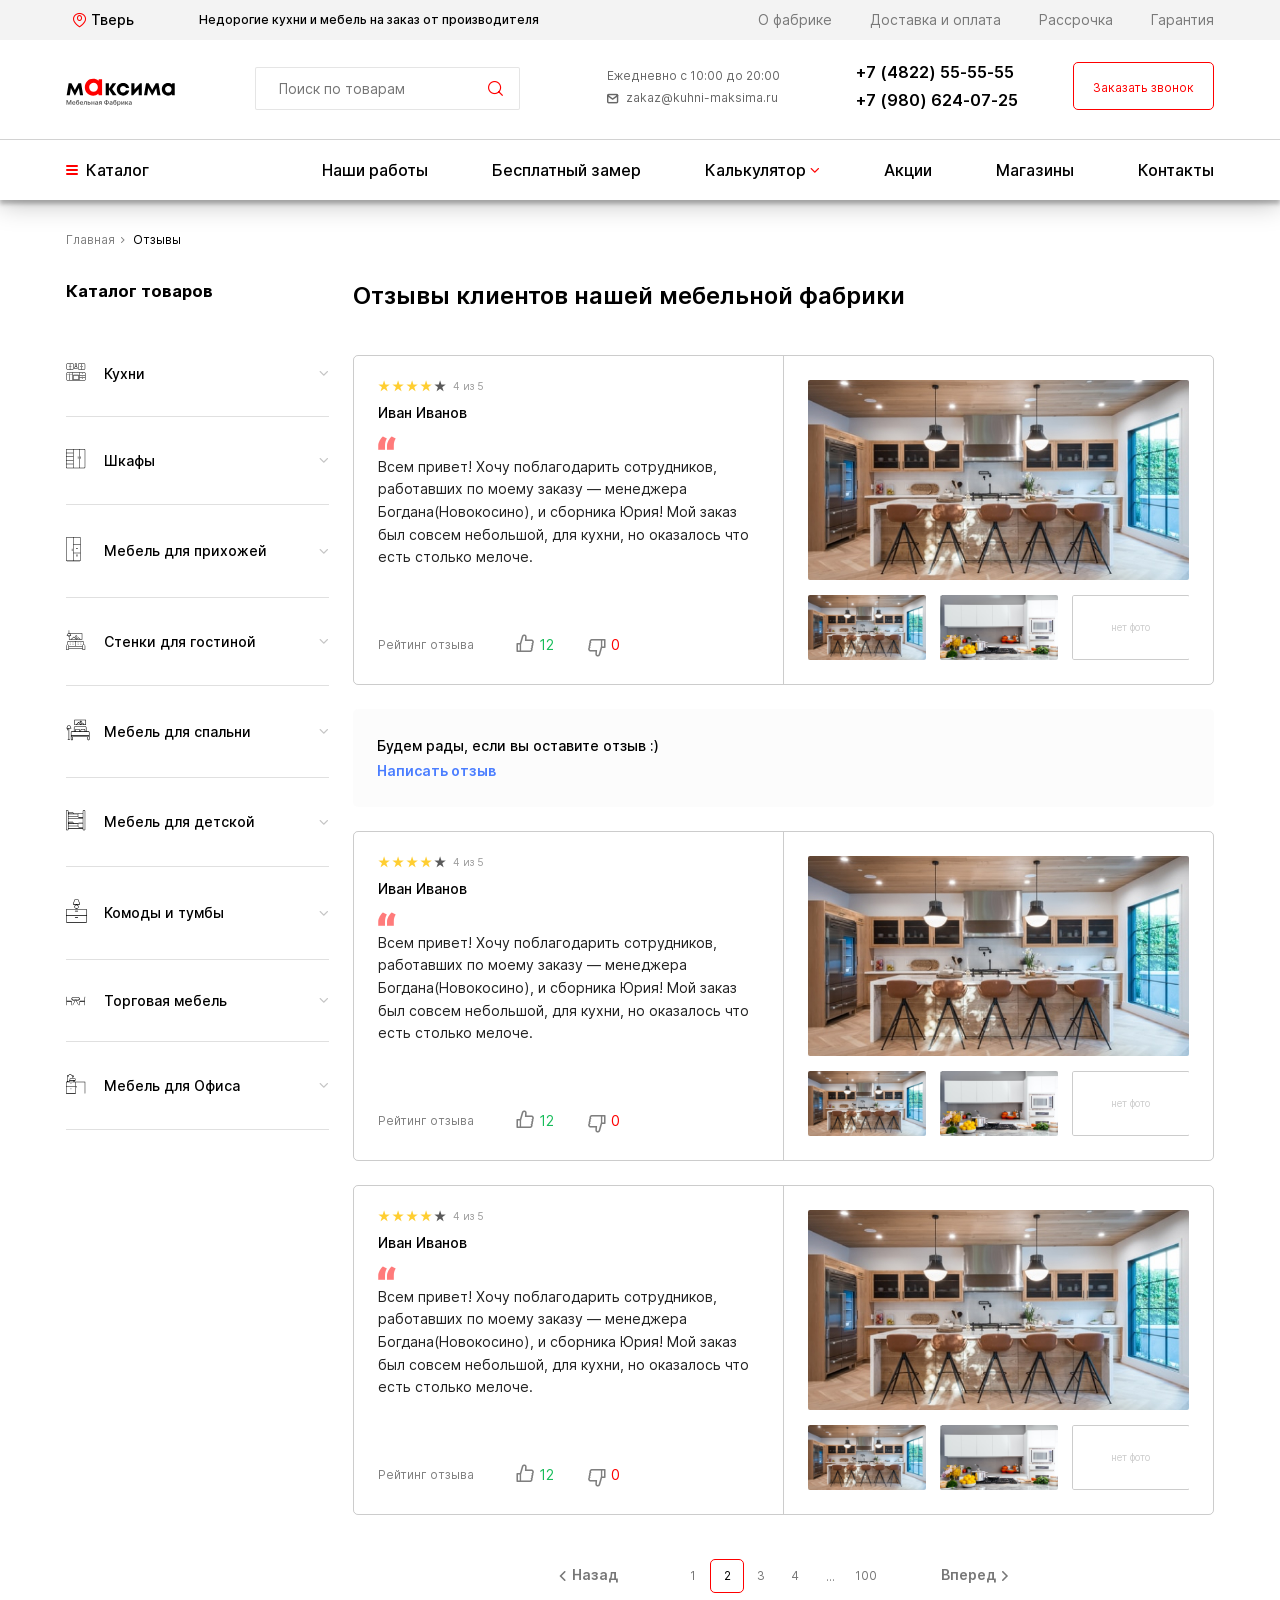
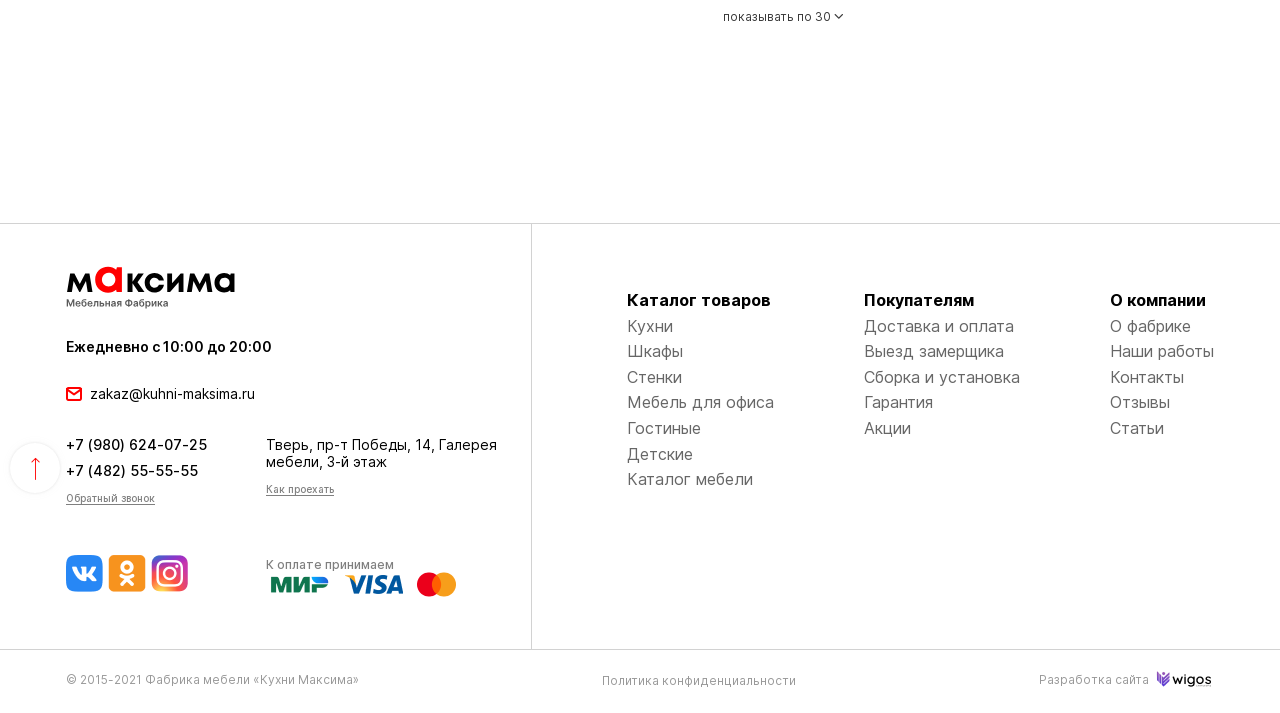
<file: home_6.html>
<!DOCTYPE html>
<html lang="ru">
  <head>
    <meta charset="UTF-8">
    <meta name="viewport" content="width=device-width, initial-scale=1, minimum-scale=1, maximum-scale=1">
    <title>Главная / Отзывы</title>
    <link rel="stylesheet" href="css/main.min.css">
    <link rel="stylesheet" href="css/libs.min.css">
  </head>
  <body>
    <header class="header">
      <div class="header__top">
        <div class="container">
          <button class="header__top-change" type="button" data-modal-target="modal_change_locale"><i class="icon-locale"></i><span class="text">Тверь</span></button>
          <div class="header__top-text">
            <p>Недорогие кухни и мебель на заказ от производителя</p>
          </div>
          <div class="header__top-nav">
            <ul>
              <li><a href="#">О фабрике</a></li>
              <li><a href="#">Доставка и оплата</a></li>
              <li><a href="#">Рассрочка</a></li>
              <li><a href="#">Гарантия</a></li>
            </ul>
          </div>
        </div>
      </div>
      <div class="header__center">
        <div class="container">
          <button class="header__center-burger" type="button" data-modal-target="modal_smart_menu"><span class="line"></span><span class="line"></span><span class="line"></span></button>
          <div class="header__center-logo"><a href="/"><img src="./img/logo.svg" alt="logo"></a></div>
          <div class="header__center-search">
            <form class="form_search" action="#">
              <input class="form_search-field" type="text" placeholder="Поиск по товарам">
              <button class="form_search-button" type="submit"><i class="icon-loupe"></i></button>
            </form>
            <button class="form_search_smart_target" type="button" data-modal-target="modal_search"><i class="icon-loupe"></i></button>
          </div>
          <div class="header__center-contact">
            <ul>
              <li>Ежедневно с 10:00 до 20:00</li>
              <li><a href="mailto:zakaz@kuhni-maksima.ru"><i class="icon-mail"></i>zakaz@kuhni-maksima.ru</a></li>
            </ul>
          </div>
          <div class="header__center-phone">
            <ul>
              <li><a href="tel:74822555555">+7 (4822) 55-55-55</a></li>
              <li><a href="tel:79806240725">+7 (980) 624-07-25</a></li>
            </ul>
          </div>
          <div class="header__center-button">
            <button class="button-red-border" type="button"><span>Заказать звонок  </span></button>
          </div>
        </div>
      </div>
      <nav class="header__nav">
        <div class="container">
          <ul>
            <li><a href="#" data-modal-target="modal_catalog">
                <div class="burger"><span class="line"></span><span class="line"></span><span class="line"></span></div>Каталог<i class="icon-arrow-bottom"></i></a></li>
            <li><a href="#">Наши работы</a></li>
            <li><a href="#">Бесплатный замер</a></li>
            <li class="drop-menu"><a href="#">Калькулятор<i class="icon-arrow-bottom"></i></a>
              <ul class="drop-menu-content">
                <li><a href="#">Расчёт кухонь</a></li>
                <li><a href="#">Расчёт шкафов</a></li>
              </ul>
            </li>
            <li><a href="#">Акции</a></li>
            <li class="smart-first"><a href="#">Магазины</a>
              <button class="header__nav-button" type="button"><i class="icon-drop-list"></i></button>
              <ul class="drop-menu-content" id="smart_drop_menu">
                <li><a href="#">Расчёт кухонь</a></li>
                <li><a href="#">Расчёт шкафов</a></li>
              </ul>
            </li>
            <li class="smart-last"><a href="#">Контакты</a></li>
          </ul>
        </div>
      </nav>
    </header>
    <div class="breadcrumbs">
      <div class="container">
        <div class="breadcrumbs__items"><a href="/">Главная</a><span>Отзывы</span></div>
      </div>
    </div>
    <div class="container">
      <div class="flex flex-wrap">
        <aside class="aside">
          <h3 class="title">Каталог товаров</h3>
          <div class="aside__item">
            <button class="aside__item-header" type="button">
              <div class="text">
                <div class="image"><svg width="20" height="18" viewBox="0 0 20 18" xmlns="http://www.w3.org/2000/svg" version="1.1" preserveAspectRatio="xMinYMin">
<use xlink:href="#img-kitchens"></use>
</svg>
                </div><b>Кухни</b>
              </div><i class="icon-arrow-bottom"></i>
            </button>
            <div class="aside__item-content">
              <div class="item">
                <div class="title"><b>Цвет кухни</b><i class="icon-arrow-bottom"></i></div>
                <div class="content">
                  <label class="field-checked type-square">
                    <input type="checkbox" name="check1"><span class="check"></span><span class="text">Белый</span>
                  </label>
                  <label class="field-checked type-square">
                    <input type="checkbox" name="check2"><span class="check"></span><span class="text">Чёрный</span>
                  </label>
                  <label class="field-checked type-square">
                    <input type="checkbox" name="check3"><span class="check"></span><span class="text">Красный</span>
                  </label>
                  <label class="field-checked type-square">
                    <input type="checkbox" name="check4"><span class="check"></span><span class="text">Синий</span>
                  </label>
                  <label class="field-checked type-square">
                    <input type="checkbox" name="check5"><span class="check"></span><span class="text">Зеленый</span>
                  </label>
                  <label class="field-checked type-square">
                    <input type="checkbox" name="check6"><span class="check"></span><span class="text">Фиолетовый</span>
                  </label>
                  <label class="field-checked type-square">
                    <input type="checkbox" name="check7"><span class="check"></span><span class="text">Оранжевый</span>
                  </label>
                  <label class="field-checked type-square">
                    <input type="checkbox" name="check8"><span class="check"></span><span class="text">Серый</span>
                  </label>
                  <label class="field-checked type-square">
                    <input type="checkbox" name="check9"><span class="check"></span><span class="text">Глянцевый</span>
                  </label>
                  <label class="field-checked type-square">
                    <input type="checkbox" name="check10"><span class="check"></span><span class="text">Металлик</span>
                  </label>
                  <label class="field-checked type-square">
                    <input type="checkbox" name="check11"><span class="check"></span><span class="text">Венге</span>
                  </label>
                  <label class="field-checked type-square">
                    <input type="checkbox" name="check12"><span class="check"></span><span class="text">Орех</span>
                  </label>
                  <label class="field-checked type-square">
                    <input type="checkbox" name="check13"><span class="check"></span><span class="text">Двуцветные</span>
                  </label>
                </div>
              </div>
              <div class="item">
                <div class="title"><b>Форма кухни</b><i class="icon-arrow-bottom"></i></div>
                <div class="content">
                  <label class="field-checked type-circle">
                    <input type="checkbox" name="check14"><span class="check"></span><span class="text">Угловые</span>
                  </label>
                  <label class="field-checked type-circle">
                    <input type="checkbox" name="check15"><span class="check"></span><span class="text">Прямые</span>
                  </label>
                  <label class="field-checked type-circle">
                    <input type="checkbox" name="check16"><span class="check"></span><span class="text">Модульные</span>
                  </label>
                  <label class="field-checked type-circle">
                    <input type="checkbox" name="check17"><span class="check"></span><span class="text">Встроенные</span>
                  </label>
                  <label class="field-checked type-circle">
                    <input type="checkbox" name="check18"><span class="check"></span><span class="text">Г-образные</span>
                  </label>
                  <label class="field-checked type-circle">
                    <input type="checkbox" name="check19"><span class="check"></span><span class="text">П-образные</span>
                  </label>
                  <label class="field-checked type-circle">
                    <input type="checkbox" name="check20"><span class="check"></span><span class="text">Островные</span>
                  </label>
                  <label class="field-checked type-circle">
                    <input type="checkbox" name="check21"><span class="check"></span><span class="text">С барной стойкой</span>
                  </label>
                </div>
              </div>
              <div class="item">
                <div class="title"><b>Стоимость кухни</b><i class="icon-arrow-bottom"></i></div>
                <div class="content"></div>
              </div>
              <div class="item">
                <div class="title"><b>Форма кухни</b><i class="icon-arrow-bottom"></i></div>
                <div class="content"></div>
              </div>
              <div class="item">
                <div class="title"><b>Материал</b><i class="icon-arrow-bottom"></i></div>
                <div class="content"></div>
              </div>
              <div class="item">
                <div class="title"><b>Стиль</b><i class="icon-arrow-bottom"></i></div>
                <div class="content"></div>
              </div>
              <div class="item">
                <div class="title"><b>Размеры</b><i class="icon-arrow-bottom"></i></div>
                <div class="content"></div>
              </div>
            </div>
          </div>
          <div class="aside__item">
            <button class="aside__item-header" type="button">
              <div class="text">
                <div class="image"><svg width="20" height="20" viewBox="0 0 20 20" xmlns="http://www.w3.org/2000/svg" version="1.1" preserveAspectRatio="xMinYMin">
<use xlink:href="#img-wardrobe"></use>
</svg>
                </div><b>Шкафы</b>
              </div><i class="icon-arrow-bottom"></i>
            </button>
            <div class="aside__item-content">
              <label class="field-checked type-circle">
                <input type="checkbox" name="check17"><span class="check"></span><span class="text">Шкафы-купе</span>
              </label>
              <label class="field-checked type-circle">
                <input type="checkbox" name="check18"><span class="check"></span><span class="text">Шкафы распашные</span>
              </label>
              <label class="field-checked type-circle">
                <input type="checkbox" name="check19"><span class="check"></span><span class="text">Шкафы угловые</span>
              </label>
              <label class="field-checked type-circle">
                <input type="checkbox" name="check20"><span class="check"></span><span class="text">Шкафы-встроенные</span>
              </label>
              <label class="field-checked type-circle">
                <input type="checkbox" name="check21"><span class="check"></span><span class="text">Гардеробные</span>
              </label>
            </div>
          </div>
          <div class="aside__item">
            <button class="aside__item-header" type="button">
              <div class="text">
                <div class="image"><svg width="15" height="25" viewBox="0 0 15 25" xmlns="http://www.w3.org/2000/svg" version="1.1" preserveAspectRatio="xMinYMin">
<use xlink:href="#img-furniture"></use>
</svg>
                </div><b>Мебель для прихожей</b>
              </div><i class="icon-arrow-bottom"></i>
            </button>
            <div class="aside__item-content"></div>
          </div>
          <div class="aside__item">
            <button class="aside__item-header" type="button">
              <div class="text">
                <div class="image"><svg width="20" height="20" viewBox="0 0 20 20" xmlns="http://www.w3.org/2000/svg" version="1.1" preserveAspectRatio="xMinYMin">
<use xlink:href="#img-walls"></use>
</svg>
                </div><b>Стенки для гостиной</b>
              </div><i class="icon-arrow-bottom"></i>
            </button>
            <div class="aside__item-content"></div>
          </div>
          <div class="aside__item">
            <button class="aside__item-header" type="button">
              <div class="text">
                <div class="image"><svg width="24" height="24" viewBox="0 0 24 24" xmlns="http://www.w3.org/2000/svg" version="1.1" preserveAspectRatio="xMinYMin">
<use xlink:href="#img-double-bed"></use>
</svg>
                </div><b>Мебель для спальни</b>
              </div><i class="icon-arrow-bottom"></i>
            </button>
            <div class="aside__item-content"></div>
          </div>
          <div class="aside__item">
            <button class="aside__item-header" type="button">
              <div class="text">
                <div class="image"><svg width="20" height="21" viewBox="0 0 20 21" xmlns="http://www.w3.org/2000/svg" version="1.1" preserveAspectRatio="xMinYMin">
<use xlink:href="#img-furniture-double"></use>
</svg>
                </div><b>Мебель для детской</b>
              </div><i class="icon-arrow-bottom"></i>
            </button>
            <div class="aside__item-content"></div>
          </div>
          <div class="aside__item">
            <button class="aside__item-header" type="button">
              <div class="text">
                <div class="image"><svg width="23" height="25" viewBox="0 0 23 25" xmlns="http://www.w3.org/2000/svg" version="1.1" preserveAspectRatio="xMinYMin">
<use xlink:href="#img-bedside-table"></use>
</svg>
                </div><b>Комоды и тумбы</b>
              </div><i class="icon-arrow-bottom"></i>
            </button>
            <div class="aside__item-content"></div>
          </div>
          <div class="aside__item">
            <button class="aside__item-header" type="button">
              <div class="text">
                <div class="image"><svg width="20" height="10" viewBox="0 0 20 10" xmlns="http://www.w3.org/2000/svg" version="1.1" preserveAspectRatio="xMinYMin">
<use xlink:href="#img-commercial-furniture"></use>
</svg>
                </div><b>Торговая мебель</b>
              </div><i class="icon-arrow-bottom"></i>
            </button>
            <div class="aside__item-content"></div>
          </div>
          <div class="aside__item">
            <button class="aside__item-header" type="button">
              <div class="text">
                <div class="image"><svg width="20" height="20" viewBox="0 0 20 20" xmlns="http://www.w3.org/2000/svg" version="1.1" preserveAspectRatio="xMinYMin">
<use xlink:href="#img-office-furniture"></use>
</svg>
                </div><b>Мебель для Офиса</b>
              </div><i class="icon-arrow-bottom"></i>
            </button>
            <div class="aside__item-content"></div>
          </div>
        </aside>
        <div class="main-wrap">
          <div class="wrap_reviews">
            <div class="section-header">
              <h1 class="title-24">Отзывы клиентов нашей мебельной фабрики</h1>
            </div>
            <div class="reviews_items">
              <div class="reviews_items__item">
                <div class="left">
                  <div class="left__star">
                    <div class="flex flex-wrap"><i class="icon-star"></i><i class="icon-star"></i><i class="icon-star"></i><i class="icon-star"></i><i class="inactive icon-star"></i></div><span>4 из 5</span>
                  </div>
                  <div class="left__text"><b>Иван Иванов</b><i class="icon-quote"></i>
                    <p>Всем привет! Хочу поблагодарить сотрудников, работавших по моему заказу — менеджера Богдана(Новокосино), и сборника Юрия! Мой заказ был совсем небольшой, для кухни, но оказалось что есть столько мелоче.</p>
                  </div>
                  <div class="left__rating"><span>Рейтинг отзыва</span>
                    <div class="flex flex-wrap">
                      <button class="rating-button rating-plus" type="button"><i class="icon-like-outlined"></i><span>12</span></button>
                      <button class="rating-button rating-minus" type="button"><i class="icon-like-outlined"></i><span>0</span></button>
                    </div>
                  </div>
                </div>
                <div class="right">
                  <div class="swiper-container right__slider-main">
                    <div class="swiper-wrapper">
                      <div class="swiper-slide"><img src="./img/models/slider1.jpg" alt="image"></div>
                      <div class="swiper-slide"><img src="./img/models/item2.jpg" alt="image"></div>
                      <div class="swiper-slide">
                        <div class="not-image"><span>нет фото</span></div>
                      </div>
                      <div class="swiper-slide"><img src="./img/models/item3.jpg" alt="image"></div>
                    </div>
                  </div>
                  <div class="swiper-container right__slider-thumbs" thumbsSlider>
                    <div class="swiper-wrapper">
                      <div class="swiper-slide"><img src="./img/models/slider1.jpg" alt="image"></div>
                      <div class="swiper-slide"><img src="./img/models/item2.jpg" alt="image"></div>
                      <div class="swiper-slide">
                        <div class="not-image"><span>нет фото</span></div>
                      </div>
                      <div class="swiper-slide"><img src="./img/models/item3.jpg" alt="image"></div>
                    </div>
                  </div>
                </div>
              </div>
              <div class="reviews_items__text_block">
                <p>Будем рады, если вы оставите отзыв :)</p><a href="#">Написать отзыв</a>
              </div>
              <div class="reviews_items__item">
                <div class="left">
                  <div class="left__star">
                    <div class="flex flex-wrap"><i class="icon-star"></i><i class="icon-star"></i><i class="icon-star"></i><i class="icon-star"></i><i class="inactive icon-star"></i></div><span>4 из 5</span>
                  </div>
                  <div class="left__text"><b>Иван Иванов</b><i class="icon-quote"></i>
                    <p>Всем привет! Хочу поблагодарить сотрудников, работавших по моему заказу — менеджера Богдана(Новокосино), и сборника Юрия! Мой заказ был совсем небольшой, для кухни, но оказалось что есть столько мелоче.</p>
                  </div>
                  <div class="left__rating"><span>Рейтинг отзыва</span>
                    <div class="flex flex-wrap">
                      <button class="rating-button rating-plus" type="button"><i class="icon-like-outlined"></i><span>12</span></button>
                      <button class="rating-button rating-minus" type="button"><i class="icon-like-outlined"></i><span>0</span></button>
                    </div>
                  </div>
                </div>
                <div class="right">
                  <div class="swiper-container right__slider-main">
                    <div class="swiper-wrapper">
                      <div class="swiper-slide"><img src="./img/models/slider1.jpg" alt="image"></div>
                      <div class="swiper-slide"><img src="./img/models/item2.jpg" alt="image"></div>
                      <div class="swiper-slide">
                        <div class="not-image"><span>нет фото</span></div>
                      </div>
                      <div class="swiper-slide"><img src="./img/models/item3.jpg" alt="image"></div>
                    </div>
                  </div>
                  <div class="swiper-container right__slider-thumbs" thumbsSlider>
                    <div class="swiper-wrapper">
                      <div class="swiper-slide"><img src="./img/models/slider1.jpg" alt="image"></div>
                      <div class="swiper-slide"><img src="./img/models/item2.jpg" alt="image"></div>
                      <div class="swiper-slide">
                        <div class="not-image"><span>нет фото</span></div>
                      </div>
                      <div class="swiper-slide"><img src="./img/models/item3.jpg" alt="image"></div>
                    </div>
                  </div>
                </div>
              </div>
              <div class="reviews_items__item">
                <div class="left">
                  <div class="left__star">
                    <div class="flex flex-wrap"><i class="icon-star"></i><i class="icon-star"></i><i class="icon-star"></i><i class="icon-star"></i><i class="inactive icon-star"></i></div><span>4 из 5</span>
                  </div>
                  <div class="left__text"><b>Иван Иванов</b><i class="icon-quote"></i>
                    <p>Всем привет! Хочу поблагодарить сотрудников, работавших по моему заказу — менеджера Богдана(Новокосино), и сборника Юрия! Мой заказ был совсем небольшой, для кухни, но оказалось что есть столько мелоче.</p>
                  </div>
                  <div class="left__rating"><span>Рейтинг отзыва</span>
                    <div class="flex flex-wrap">
                      <button class="rating-button rating-plus" type="button"><i class="icon-like-outlined"></i><span>12</span></button>
                      <button class="rating-button rating-minus" type="button"><i class="icon-like-outlined"></i><span>0</span></button>
                    </div>
                  </div>
                </div>
                <div class="right">
                  <div class="swiper-container right__slider-main">
                    <div class="swiper-wrapper">
                      <div class="swiper-slide"><img src="./img/models/slider1.jpg" alt="image"></div>
                      <div class="swiper-slide"><img src="./img/models/item2.jpg" alt="image"></div>
                      <div class="swiper-slide">
                        <div class="not-image"><span>нет фото</span></div>
                      </div>
                      <div class="swiper-slide"><img src="./img/models/item3.jpg" alt="image"></div>
                    </div>
                  </div>
                  <div class="swiper-container right__slider-thumbs" thumbsSlider>
                    <div class="swiper-wrapper">
                      <div class="swiper-slide"><img src="./img/models/slider1.jpg" alt="image"></div>
                      <div class="swiper-slide"><img src="./img/models/item2.jpg" alt="image"></div>
                      <div class="swiper-slide">
                        <div class="not-image"><span>нет фото</span></div>
                      </div>
                      <div class="swiper-slide"><img src="./img/models/item3.jpg" alt="image"></div>
                    </div>
                  </div>
                </div>
              </div>
            </div>
            <div class="page_nav">
              <div class="page_nav__bottom"><a class="page_nav__button prev" href="#"><i class="icon-nav-arrow-left"></i><span>Назад  </span></a>
                <ul>
                  <li><a href="#">1</a></li>
                  <li class="active"><a href="#">2</a></li>
                  <li><a href="#">3</a></li>
                  <li><a href="#">4</a></li>
                  <li><span class="dots">...</span></li>
                  <li><a href="#">100</a></li>
                </ul><a class="page_nav__button next" href="#"><span>Вперед</span><i class="icon-nav-arrow-right"></i></a>
              </div>
              <div class="page_nav__all"><a href="#">показывать по 30<i class="icon-arrow-bottom"></i></a></div>
            </div>
          </div>
        </div>
      </div>
    </div>
    <footer class="footer">
      <div class="footer__arrow-top" id="scroll_top"><i class="icon-arrow-top"></i></div>
      <div class="footer__top">
        <div class="container">
          <div class="footer__top-left"><a class="logo" href="/"><img src="./img/logo.svg" alt="logo"></a><b class="time">Ежедневно с 10:00 до 20:00</b><a class="mail" href="mailto:zakaz@kuhni-maksima.ru"><i class="icon-mail"></i>zakaz@kuhni-maksima.ru</a>
            <div class="links">
              <div class="links__left">
                <ul>
                  <li><a href="tel:79806240725"><b>+7 (980) 624-07-25</b></a></li>
                  <li><a href="tel:74822555555"><b>+7 (482) 55-55-55</b></a></li>
                  <li><a href="#">Обратный звонок</a></li>
                </ul>
              </div>
              <div class="links__right">
                <ul>
                  <li>Тверь, пр-т Победы, 14, Галерея мебели, 3-й этаж</li>
                  <li><a href="tel:74822555555">Как проехать</a></li>
                </ul>
              </div>
            </div>
            <div class="links">
              <div class="links__left">
                <div class="social"><a href="#"><img src="./img/vk.png" alt="image"></a><a href="#"><img src="./img/ok.png" alt="image"></a><a href="#"><img src="./img/instagram.png" alt="image"></a></div>
              </div>
              <div class="links__right">
                <div class="pay"><span>К оплате принимаем</span>
                  <div class="pay__images"><img src="./img/pay-mir.png" alt="image"><img src="./img/pay-visa.png" alt="image"><img src="./img/pay-master.png" alt="image"></div>
                </div>
              </div>
            </div>
          </div>
          <div class="footer__top-right">
            <ul>
              <li>Каталог товаров</li>
              <li> <a href="#">Кухни</a></li>
              <li> <a href="#">Шкафы</a></li>
              <li> <a href="#">Стенки</a></li>
              <li> <a href="#">Мебель для офиса</a></li>
              <li> <a href="#">Гостиные</a></li>
              <li> <a href="#">Детские</a></li>
              <li> <a href="#">Каталог мебели</a></li>
            </ul>
            <ul>
              <li>Покупателям</li>
              <li> <a href="#">Доставка и оплата</a></li>
              <li> <a href="#">Выезд замерщика</a></li>
              <li> <a href="#">Сборка и установка</a></li>
              <li> <a href="#">Гарантия</a></li>
              <li> <a href="#">Акции</a></li>
            </ul>
            <ul>
              <li>О компании</li>
              <li> <a href="#">О фабрике</a></li>
              <li> <a href="#">Наши работы</a></li>
              <li> <a href="#">Контакты</a></li>
              <li> <a href="#">Отзывы</a></li>
              <li> <a href="#">Статьи</a></li>
            </ul>
          </div>
        </div>
      </div>
      <div class="footer__bottom">
        <div class="container">
          <div class="footer__bottom_left">
            <p>© 2015-2021 Фабрика мебели «Кухни Максима»</p>
          </div>
          <div class="footer__bottom_center"><a href="#">Политика конфиденциальности</a></div>
          <div class="footer__bottom_right"><a class="logo" href="#"><span>Разработка сайта </span><img src="./img/logo-wigos.png" alt="logo"></a></div>
        </div>
      </div>
    </footer>
    <div class="smart_menu modal_content" id="modal_smart_menu">
      <div class="modal_content__overlay"></div>
      <div class="smart_menu__wrap">
        <div class="smart_menu__header">
          <button class="smart_menu__header-locale" type="button" data-modal-target="modal_change_locale"><i class="icon-locale"></i><span class="text">Тверь</span></button>
          <button class="modal_close" type="button"><svg width="15" height="15" viewBox="0 0 15 15" fill="none" xmlns="http://www.w3.org/2000/svg">
<path d="M1 1L14 14" stroke="black"/>
<path d="M14 1L1 14" stroke="black"/>
</svg>
          </button>
        </div>
        <div class="smart_menu__nav">
          <ul>
            <li><a href="#">Наши работы</a></li>
            <li><a href="#">Бесплатный замер</a></li>
            <li><a href="#">Калькулятор<i class="icon-arrow-bottom"></i></a>
              <ul class="smart-drop-menu-content">
                <li><a href="#">Расчёт кухонь</a></li>
                <li><a href="#">Расчёт шкафов</a></li>
              </ul>
            </li>
            <li><a href="#">Акции</a></li>
            <li><a href="#">Магазины</a></li>
            <li><a href="#">Контакты</a></li>
          </ul>
        </div>
        <div class="smart_menu__foot">
          <ul>
            <li><a href="#">О фабрике</a></li>
            <li><a href="#">Доставка и оплата</a></li>
            <li><a href="#">Рассрочка</a></li>
            <li><a href="#">Гарантия</a></li>
          </ul>
        </div>
      </div>
    </div>
    <div class="modal_content modal_static" id="modal_search">
      <div class="modal_content__wrap">
        <div class="modal_content__header"><b class="title">Поиск</b>
          <button class="modal_close" type="button"><svg width="15" height="15" viewBox="0 0 15 15" fill="none" xmlns="http://www.w3.org/2000/svg">
<path d="M1 1L14 14" stroke="black"/>
<path d="M14 1L1 14" stroke="black"/>
</svg>
          </button>
        </div>
        <div class="modal_content__box" data-simplebar>
          <input class="field" type="text" placeholder="Что бы хотели найти?"><b class="title">Вот что мы нашли:</b>
          <div class="smart_search_item"><img src="./img/models/item2.jpg" alt="image">
            <div class="text"><b>Кухня «Лайк-вейт»</b><span>от 22 000 ₽ пог. м</span></div>
          </div>
          <div class="smart_search_item"><img src="./img/models/item4.jpg" alt="image">
            <div class="text"><b>Кухня «Джейсон Юнион»</b><span>от 120 000 ₽ пог. м</span></div>
          </div>
          <div class="smart_search_item"><img src="./img/models/item3.jpg" alt="image">
            <div class="text"><b>Кухня «Мегакедр»</b><span>от 500 000 ₽ пог. м</span></div>
          </div>
          <div class="smart_search_item"><img src="./img/models/item2.jpg" alt="image">
            <div class="text"><b>Кухня «Лайк-вейт»</b><span>от 22 000 ₽ пог. м</span></div>
          </div>
          <div class="smart_search_item"><img src="./img/models/item4.jpg" alt="image">
            <div class="text"><b>Кухня «Джейсон Юнион»</b><span>от 120 000 ₽ пог. м</span></div>
          </div>
          <div class="smart_search_item"><img src="./img/models/item3.jpg" alt="image">
            <div class="text"><b>Кухня «Мегакедр»</b><span>от 500 000 ₽ пог. м </span></div>
          </div>
        </div>
      </div>
    </div>
    <div class="modal_content" id="modal_favorite">
      <div class="modal_content__bg">
        <div class="modal_content__header"><b class="title">Избранное</b>
          <button class="modal_close" type="button"><svg width="10" height="10" viewBox="0 0 10 10" fill="none" xmlns="http://www.w3.org/2000/svg">
<path d="M1 1L9 9" stroke="black"/>
<path d="M9 1L1 9" stroke="black"/>
</svg>
          </button>
        </div>
        <div class="modal_content__favorites">
          <div class="item">
            <div class="item__left"><img src="./img/models/item2.jpg" alt="image"></div>
            <div class="item__right">
              <div class="top"><b>Кухня «Джейсон Юнион»</b><span>от 120 000 ₽ пог. м</span></div>
              <div class="bottom"><a href="#">Перейти к заказу</a>
                <button class="favorite_trash" type="button"><svg width="6" height="8" viewBox="0 0 6 8" fill="none" xmlns="http://www.w3.org/2000/svg">
<path d="M1 2.33329H0.666667V6.66663C0.666667 6.84344 0.736905 7.01301 0.861929 7.13803C0.986953 7.26305 1.15652 7.33329 1.33333 7.33329H4.66667C4.84348 7.33329 5.01305 7.26305 5.13807 7.13803C5.2631 7.01301 5.33333 6.84344 5.33333 6.66663V2.33329H1ZM2.33333 6.33329H1.66667V3.33329H2.33333V6.33329ZM4.33333 6.33329H3.66667V3.33329H4.33333V6.33329ZM4.53933 1.33329L4 0.666626H2L1.46067 1.33329H0V1.99996H6V1.33329H4.53933Z" fill="#595959"/>
</svg>
                </button>
              </div>
            </div>
          </div>
          <div class="item">
            <div class="item__left"><img src="./img/models/item3.jpg" alt="image"></div>
            <div class="item__right">
              <div class="top"><b>Кухня «Джейсон Юнион»</b><span>от 120 000 ₽ пог. м</span></div>
              <div class="bottom"><a href="#">Перейти к заказу</a>
                <button class="favorite_trash" type="button"><svg width="6" height="8" viewBox="0 0 6 8" fill="none" xmlns="http://www.w3.org/2000/svg">
<path d="M1 2.33329H0.666667V6.66663C0.666667 6.84344 0.736905 7.01301 0.861929 7.13803C0.986953 7.26305 1.15652 7.33329 1.33333 7.33329H4.66667C4.84348 7.33329 5.01305 7.26305 5.13807 7.13803C5.2631 7.01301 5.33333 6.84344 5.33333 6.66663V2.33329H1ZM2.33333 6.33329H1.66667V3.33329H2.33333V6.33329ZM4.33333 6.33329H3.66667V3.33329H4.33333V6.33329ZM4.53933 1.33329L4 0.666626H2L1.46067 1.33329H0V1.99996H6V1.33329H4.53933Z" fill="#595959"/>
</svg>
                </button>
              </div>
            </div>
          </div>
          <div class="item">
            <div class="item__left"><img src="./img/models/item4.jpg" alt="image"></div>
            <div class="item__right">
              <div class="top"><b>Кухня «Джейсон Юнион»</b><span>от 120 000 ₽ пог. м</span></div>
              <div class="bottom"><a href="#">Перейти к заказу</a>
                <button class="favorite_trash" type="button"><svg width="6" height="8" viewBox="0 0 6 8" fill="none" xmlns="http://www.w3.org/2000/svg">
<path d="M1 2.33329H0.666667V6.66663C0.666667 6.84344 0.736905 7.01301 0.861929 7.13803C0.986953 7.26305 1.15652 7.33329 1.33333 7.33329H4.66667C4.84348 7.33329 5.01305 7.26305 5.13807 7.13803C5.2631 7.01301 5.33333 6.84344 5.33333 6.66663V2.33329H1ZM2.33333 6.33329H1.66667V3.33329H2.33333V6.33329ZM4.33333 6.33329H3.66667V3.33329H4.33333V6.33329ZM4.53933 1.33329L4 0.666626H2L1.46067 1.33329H0V1.99996H6V1.33329H4.53933Z" fill="#595959"/>
</svg>
                </button>
              </div>
            </div>
          </div>
          <div class="item">
            <div class="item__left"><img src="./img/models/item2.jpg" alt="image"></div>
            <div class="item__right">
              <div class="top"><b>Кухня «Джейсон Юнион»</b><span>от 120 000 ₽ пог. м</span></div>
              <div class="bottom"><a href="#">Перейти к заказу</a>
                <button class="favorite_trash" type="button"><svg width="6" height="8" viewBox="0 0 6 8" fill="none" xmlns="http://www.w3.org/2000/svg">
<path d="M1 2.33329H0.666667V6.66663C0.666667 6.84344 0.736905 7.01301 0.861929 7.13803C0.986953 7.26305 1.15652 7.33329 1.33333 7.33329H4.66667C4.84348 7.33329 5.01305 7.26305 5.13807 7.13803C5.2631 7.01301 5.33333 6.84344 5.33333 6.66663V2.33329H1ZM2.33333 6.33329H1.66667V3.33329H2.33333V6.33329ZM4.33333 6.33329H3.66667V3.33329H4.33333V6.33329ZM4.53933 1.33329L4 0.666626H2L1.46067 1.33329H0V1.99996H6V1.33329H4.53933Z" fill="#595959"/>
</svg>
                </button>
              </div>
            </div>
          </div>
          <div class="item">
            <div class="item__left"><img src="./img/models/item3.jpg" alt="image"></div>
            <div class="item__right">
              <div class="top"><b>Кухня «Джейсон Юнион»</b><span>от 120 000 ₽ пог. м</span></div>
              <div class="bottom"><a href="#">Перейти к заказу</a>
                <button class="favorite_trash" type="button"><svg width="6" height="8" viewBox="0 0 6 8" fill="none" xmlns="http://www.w3.org/2000/svg">
<path d="M1 2.33329H0.666667V6.66663C0.666667 6.84344 0.736905 7.01301 0.861929 7.13803C0.986953 7.26305 1.15652 7.33329 1.33333 7.33329H4.66667C4.84348 7.33329 5.01305 7.26305 5.13807 7.13803C5.2631 7.01301 5.33333 6.84344 5.33333 6.66663V2.33329H1ZM2.33333 6.33329H1.66667V3.33329H2.33333V6.33329ZM4.33333 6.33329H3.66667V3.33329H4.33333V6.33329ZM4.53933 1.33329L4 0.666626H2L1.46067 1.33329H0V1.99996H6V1.33329H4.53933Z" fill="#595959"/>
</svg>
                </button>
              </div>
            </div>
          </div>
          <div class="item">
            <div class="item__left"><img src="./img/models/item4.jpg" alt="image"></div>
            <div class="item__right">
              <div class="top"><b>Кухня «Джейсон Юнион»</b><span>от 120 000 ₽ пог. м</span></div>
              <div class="bottom"><a href="#">Перейти к заказу</a>
                <button class="favorite_trash" type="button"><svg width="6" height="8" viewBox="0 0 6 8" fill="none" xmlns="http://www.w3.org/2000/svg">
<path d="M1 2.33329H0.666667V6.66663C0.666667 6.84344 0.736905 7.01301 0.861929 7.13803C0.986953 7.26305 1.15652 7.33329 1.33333 7.33329H4.66667C4.84348 7.33329 5.01305 7.26305 5.13807 7.13803C5.2631 7.01301 5.33333 6.84344 5.33333 6.66663V2.33329H1ZM2.33333 6.33329H1.66667V3.33329H2.33333V6.33329ZM4.33333 6.33329H3.66667V3.33329H4.33333V6.33329ZM4.53933 1.33329L4 0.666626H2L1.46067 1.33329H0V1.99996H6V1.33329H4.53933Z" fill="#595959"/>
</svg>
                </button>
              </div>
            </div>
          </div>
        </div>
      </div>
    </div>
    <div class="modal_content modal_catalog" id="modal_catalog">
      <div class="modal_content__sect-header"><b>Каталог</b>
        <button class="modal_close" type="button"><svg width="13" height="13" viewBox="0 0 13 13" fill="none" xmlns="http://www.w3.org/2000/svg">
<path d="M1 1L12 12" stroke="black"/>
<path d="M12 1L1 12" stroke="black"/>
</svg>
        </button>
      </div>
      <div class="modal_content__wrap">
        <div class="aside">
          <div class="aside__item">
            <button class="aside__item-header" type="button">
              <div class="text">
                <div class="image"><img src="./img/icons/kitchens.svg" alt="image"></div><b>Кухни</b>
              </div><i class="icon-arrow-bottom"></i>
            </button>
            <div class="aside__item-content">
              <div class="item">
                <div class="title"><b>Цвет кухни</b><i class="icon-arrow-bottom"></i></div>
                <div class="content">
                  <label class="field-checked type-square">
                    <input type="checkbox" name="check1"><span class="check"></span><span class="text">Белый</span>
                  </label>
                  <label class="field-checked type-square">
                    <input type="checkbox" name="check2"><span class="check"></span><span class="text">Чёрный</span>
                  </label>
                  <label class="field-checked type-square">
                    <input type="checkbox" name="check3"><span class="check"></span><span class="text">Красный</span>
                  </label>
                  <label class="field-checked type-square">
                    <input type="checkbox" name="check4"><span class="check"></span><span class="text">Синий</span>
                  </label>
                  <label class="field-checked type-square">
                    <input type="checkbox" name="check5"><span class="check"></span><span class="text">Зеленый</span>
                  </label>
                  <label class="field-checked type-square">
                    <input type="checkbox" name="check6"><span class="check"></span><span class="text">Фиолетовый</span>
                  </label>
                  <label class="field-checked type-square">
                    <input type="checkbox" name="check7"><span class="check"></span><span class="text">Оранжевый</span>
                  </label>
                  <label class="field-checked type-square">
                    <input type="checkbox" name="check8"><span class="check"></span><span class="text">Серый</span>
                  </label>
                  <label class="field-checked type-square">
                    <input type="checkbox" name="check9"><span class="check"></span><span class="text">Глянцевый</span>
                  </label>
                  <label class="field-checked type-square">
                    <input type="checkbox" name="check10"><span class="check"></span><span class="text">Металлик</span>
                  </label>
                  <label class="field-checked type-square">
                    <input type="checkbox" name="check11"><span class="check"></span><span class="text">Венге</span>
                  </label>
                  <label class="field-checked type-square">
                    <input type="checkbox" name="check12"><span class="check"></span><span class="text">Орех</span>
                  </label>
                  <label class="field-checked type-square">
                    <input type="checkbox" name="check13"><span class="check"></span><span class="text">Двуцветные</span>
                  </label>
                </div>
              </div>
              <div class="item">
                <div class="title"><b>Форма кухни</b><i class="icon-arrow-bottom"></i></div>
                <div class="content">
                  <label class="field-checked type-circle">
                    <input type="checkbox" name="check14"><span class="check"></span><span class="text">Угловые</span>
                  </label>
                  <label class="field-checked type-circle">
                    <input type="checkbox" name="check15"><span class="check"></span><span class="text">Прямые</span>
                  </label>
                  <label class="field-checked type-circle">
                    <input type="checkbox" name="check16"><span class="check"></span><span class="text">Модульные</span>
                  </label>
                  <label class="field-checked type-circle">
                    <input type="checkbox" name="check17"><span class="check"></span><span class="text">Встроенные</span>
                  </label>
                  <label class="field-checked type-circle">
                    <input type="checkbox" name="check18"><span class="check"></span><span class="text">Г-образные</span>
                  </label>
                  <label class="field-checked type-circle">
                    <input type="checkbox" name="check19"><span class="check"></span><span class="text">П-образные</span>
                  </label>
                  <label class="field-checked type-circle">
                    <input type="checkbox" name="check20"><span class="check"></span><span class="text">Островные</span>
                  </label>
                  <label class="field-checked type-circle">
                    <input type="checkbox" name="check21"><span class="check"></span><span class="text">С барной стойкой</span>
                  </label>
                </div>
              </div>
              <div class="item">
                <div class="title"><b>Стоимость кухни</b><i class="icon-arrow-bottom"></i></div>
                <div class="content"></div>
              </div>
              <div class="item">
                <div class="title"><b>Форма кухни</b><i class="icon-arrow-bottom"></i></div>
                <div class="content"></div>
              </div>
              <div class="item">
                <div class="title"><b>Материал</b><i class="icon-arrow-bottom"></i></div>
                <div class="content"></div>
              </div>
              <div class="item">
                <div class="title"><b>Стиль</b><i class="icon-arrow-bottom"></i></div>
                <div class="content"></div>
              </div>
              <div class="item">
                <div class="title"><b>Размеры</b><i class="icon-arrow-bottom"></i></div>
                <div class="content"></div>
              </div>
            </div>
          </div>
          <div class="aside__item">
            <button class="aside__item-header" type="button">
              <div class="text">
                <div class="image"><img src="./img/icons/wardrobe.svg" alt="image"></div><b>Шкафы</b>
              </div><i class="icon-arrow-bottom"></i>
            </button>
            <div class="aside__item-content">
              <label class="field-checked type-circle">
                <input type="checkbox" name="check17"><span class="check"></span><span class="text">Шкафы-купе</span>
              </label>
              <label class="field-checked type-circle">
                <input type="checkbox" name="check18"><span class="check"></span><span class="text">Шкафы распашные</span>
              </label>
              <label class="field-checked type-circle">
                <input type="checkbox" name="check19"><span class="check"></span><span class="text">Шкафы угловые</span>
              </label>
              <label class="field-checked type-circle">
                <input type="checkbox" name="check20"><span class="check"></span><span class="text">Шкафы-встроенные</span>
              </label>
              <label class="field-checked type-circle">
                <input type="checkbox" name="check21"><span class="check"></span><span class="text">Гардеробные</span>
              </label>
            </div>
          </div>
          <div class="aside__item">
            <button class="aside__item-header" type="button">
              <div class="text">
                <div class="image"><img src="./img/icons/furniture.svg" alt="image"></div><b>Мебель для прихожей</b>
              </div><i class="icon-arrow-bottom"></i>
            </button>
            <div class="aside__item-content"></div>
          </div>
          <div class="aside__item">
            <button class="aside__item-header" type="button">
              <div class="text">
                <div class="image"><img src="./img/icons/walls.svg" alt="image"></div><b>Стенки для гостиной</b>
              </div><i class="icon-arrow-bottom"></i>
            </button>
            <div class="aside__item-content"></div>
          </div>
          <div class="aside__item">
            <button class="aside__item-header" type="button">
              <div class="text">
                <div class="image"><img src="./img/icons/double-bed.svg" alt="image"></div><b>Мебель для спальни</b>
              </div><i class="icon-arrow-bottom"></i>
            </button>
            <div class="aside__item-content"></div>
          </div>
          <div class="aside__item">
            <button class="aside__item-header" type="button">
              <div class="text">
                <div class="image"><img src="./img/icons/furniture-double.svg" alt="image"></div><b>Мебель для детской</b>
              </div><i class="icon-arrow-bottom"></i>
            </button>
            <div class="aside__item-content"></div>
          </div>
          <div class="aside__item">
            <button class="aside__item-header" type="button">
              <div class="text">
                <div class="image"><img src="./img/icons/bedside-table.svg" alt="image"></div><b>Комоды и тумбы</b>
              </div><i class="icon-arrow-bottom"></i>
            </button>
            <div class="aside__item-content"></div>
          </div>
          <div class="aside__item">
            <button class="aside__item-header" type="button">
              <div class="text">
                <div class="image"><img src="./img/icons/commercial-furniture.svg" alt="image"></div><b>Торговая мебель</b>
              </div><i class="icon-arrow-bottom"></i>
            </button>
            <div class="aside__item-content"></div>
          </div>
          <div class="aside__item">
            <button class="aside__item-header" type="button">
              <div class="text">
                <div class="image"><img src="./img/icons/office-furniture.svg" alt="image"></div><b>Мебель для Офиса</b>
              </div><i class="icon-arrow-bottom"></i>
            </button>
            <div class="aside__item-content"></div>
          </div>
        </div>
      </div>
    </div>
    <div class="modal_content modal_static modal_change_city" id="modal_change_locale">
      <div class="modal_content__wrap">
        <div class="modal_content__header"><b class="title">Ваш город</b>
          <button class="modal_close" type="button"><svg width="15" height="15" viewBox="0 0 15 15" fill="none" xmlns="http://www.w3.org/2000/svg">
<path d="M1 1L14 14" stroke="black"/>
<path d="M14 1L1 14" stroke="black"/>
</svg>
          </button>
        </div>
        <div class="modal_content__box" data-simplebar>
          <div class="smart_menu__header-locale"><i class="icon-locale"></i><span class="text">Тверь</span></div><b class="title">Выбрать другой город</b>
          <input class="field" type="text" placeholder="Поиск города">
          <div class="list_checked">
            <label class="list_checked__item">
              <input type="radio" name="radio1" checked>
              <div class="check"><i class="icon-check"></i></div><b>Тверь</b>
            </label>
            <label class="list_checked__item">
              <input type="radio" name="radio1">
              <div class="check"><i class="icon-check"></i></div><b>Москва</b>
            </label>
            <label class="list_checked__item">
              <input type="radio" name="radio1">
              <div class="check"><i class="icon-check"></i></div><b>Краснодар</b>
            </label>
            <label class="list_checked__item">
              <input type="radio" name="radio1">
              <div class="check"><i class="icon-check"></i></div><b>Сочи</b>
            </label>
            <label class="list_checked__item">
              <input type="radio" name="radio1">
              <div class="check"><i class="icon-check"></i></div><b>Санкт-Петербург</b>
            </label>
            <label class="list_checked__item">
              <input type="radio" name="radio1">
              <div class="check"><i class="icon-check"></i></div><b>Тверь</b>
            </label>
            <label class="list_checked__item">
              <input type="radio" name="radio1">
              <div class="check"><i class="icon-check"></i></div><b>Москва</b>
            </label>
            <label class="list_checked__item">
              <input type="radio" name="radio1">
              <div class="check"><i class="icon-check"></i></div><b>Краснодар</b>
            </label>
            <label class="list_checked__item">
              <input type="radio" name="radio1">
              <div class="check"><i class="icon-check"></i></div><b>Сочи</b>
            </label>
            <label class="list_checked__item">
              <input type="radio" name="radio1">
              <div class="check"><i class="icon-check"></i></div><b>Санкт-Петербург</b>
            </label>
          </div>
        </div>
      </div>
    </div><svg display="none">
<defs>
<g id="img-clamp">
<g xmlns="http://www.w3.org/2000/svg" clip-path="url(#clip0)"><path fill="#595959" d="M0.47376 6.16072C0.211784 6.16072 0 5.94893 0 5.68696C0 3.33557 1.91272 1.42285 4.2641 1.42285C4.52608 1.42285 4.73786 1.63464 4.73786 1.89661C4.73786 2.15859 4.52608 2.37046 4.2641 2.37046C2.43578 2.37046 0.947608 3.85863 0.947608 5.68696C0.947608 5.94893 0.735825 6.16072 0.47376 6.16072Z"/><path fill="#595959" d="M13.2671 6.16017H4.26417C4.00219 6.16017 3.79041 5.94838 3.79041 5.68641C3.79041 5.42443 4.00219 5.21265 4.26417 5.21265H13.2671C13.5291 5.21265 13.7409 5.42443 13.7409 5.68641C13.7409 5.94838 13.5291 6.16017 13.2671 6.16017Z"/><path fill="#595959" d="M13.2671 2.37037H4.26417C4.00219 2.37037 3.79041 2.15859 3.79041 1.89661C3.79041 1.63464 4.00219 1.42285 4.26417 1.42285H13.2671C13.5291 1.42285 13.7409 1.63464 13.7409 1.89661C13.7409 2.15859 13.5291 2.37037 13.2671 2.37037Z"/><path fill="#595959" d="M13.2642 6.16018C13.0022 6.16018 12.7904 5.9484 12.7904 5.68642C12.7904 5.42445 13.0022 5.21266 13.2642 5.21266C14.0478 5.21266 14.6855 4.57491 14.6855 3.79174C14.6855 3.00812 14.0478 2.37037 13.2642 2.37037C13.0022 2.37037 12.7904 2.15859 12.7904 1.89661C12.7904 1.63464 13.0022 1.42285 13.2642 1.42285C14.5704 1.42285 15.6331 2.48559 15.6331 3.79183C15.6331 5.09807 14.5704 6.16018 13.2642 6.16018Z"/><path fill="#595959" d="M4.2641 24.1575C1.91272 24.1575 0 22.2448 0 19.8934C0 19.6315 0.211784 19.4197 0.47376 19.4197C0.735736 19.4197 0.94752 19.6315 0.94752 19.8934C0.94752 21.7218 2.43569 23.2099 4.26402 23.2099C4.52599 23.2099 4.73778 23.4217 4.73778 23.6837C4.73778 23.9457 4.52608 24.1575 4.2641 24.1575Z"/><path fill="#595959" d="M13.2671 20.3679H4.26417C4.00219 20.3679 3.79041 20.1561 3.79041 19.8942C3.79041 19.6322 4.00219 19.4204 4.26417 19.4204H13.2671C13.5291 19.4204 13.7409 19.6322 13.7409 19.8942C13.7409 20.1561 13.5291 20.3679 13.2671 20.3679Z"/><path fill="#595959" d="M13.2671 24.1577H4.26417C4.00219 24.1577 3.79041 23.9459 3.79041 23.684C3.79041 23.422 4.00219 23.2102 4.26417 23.2102H13.2671C13.5291 23.2102 13.7409 23.422 13.7409 23.684C13.7409 23.9459 13.5291 24.1577 13.2671 24.1577Z"/><path fill="#595959" d="M13.2642 24.1577C13.0022 24.1577 12.7904 23.946 12.7904 23.684C12.7904 23.422 13.0022 23.2102 13.2642 23.2102C14.0478 23.2102 14.6855 22.5725 14.6855 21.7893C14.6855 21.0057 14.0478 20.3679 13.2642 20.3679C13.0022 20.3679 12.7904 20.1561 12.7904 19.8942C12.7904 19.6322 13.0022 19.4204 13.2642 19.4204C14.5704 19.4204 15.6331 20.4831 15.6331 21.7894C15.6331 23.0956 14.5704 24.1577 13.2642 24.1577Z"/><path fill="#595959" d="M0.47376 20.3672C0.211784 20.3672 0 20.1554 0 19.8935V5.68689C0 5.42492 0.211784 5.21313 0.47376 5.21313C0.735736 5.21313 0.94752 5.42492 0.94752 5.68689V19.8935C0.947609 20.1554 0.735825 20.3672 0.47376 20.3672Z"/><path fill="#595959" d="M4.26417 20.3677C4.00219 20.3677 3.79041 20.1559 3.79041 19.894V5.68641C3.79041 5.42443 4.00219 5.21265 4.26417 5.21265C4.52614 5.21265 4.73793 5.42443 4.73793 5.68641V19.894C4.73793 20.1559 4.52614 20.3677 4.26417 20.3677Z"/><path fill="#595959" d="M2.36707 16.1041C2.10509 16.1041 1.89331 15.8923 1.89331 15.6303V9.95008C1.89331 9.6881 2.10509 9.47632 2.36707 9.47632C2.62905 9.47632 2.84083 9.6881 2.84083 9.95008V15.6303C2.84092 15.8923 2.62914 16.1041 2.36707 16.1041Z"/><path fill="#595959" d="M13.2671 20.3679C13.0051 20.3679 12.7933 20.1561 12.7933 19.8941V15.1691C12.7933 14.9071 13.0051 14.6953 13.2671 14.6953C13.5291 14.6953 13.7409 14.9071 13.7409 15.1691V19.8941C13.7409 20.1561 13.5291 20.3679 13.2671 20.3679Z"/><path fill="#595959" d="M11.3709 20.3679C11.1089 20.3679 10.8971 20.1561 10.8971 19.8941V15.1691C10.8971 14.9071 11.1089 14.6953 11.3709 14.6953C11.6328 14.6953 11.8446 14.9071 11.8446 15.1691V19.8941C11.8446 20.1561 11.6328 20.3679 11.3709 20.3679Z"/><path fill="#595959" d="M13.2661 15.6431H11.3718C11.1099 15.6431 10.8981 15.4313 10.8981 15.1693C10.8981 14.9073 11.1099 14.6956 11.3718 14.6956H13.2661C13.528 14.6956 13.7398 14.9073 13.7398 15.1693C13.7398 15.4313 13.5281 15.6431 13.2661 15.6431Z"/><path fill="#595959" d="M13.74 18.9502H10.8972C10.6352 18.9502 10.4235 18.7384 10.4235 18.4764C10.4235 18.2145 10.6352 18.0027 10.8972 18.0027H13.74C14.0019 18.0027 14.2137 18.2145 14.2137 18.4764C14.2137 18.7384 14.0019 18.9502 13.74 18.9502Z"/><path fill="#595959" d="M13.74 17.5293H10.8972C10.6352 17.5293 10.4235 17.3175 10.4235 17.0555C10.4235 16.7936 10.6352 16.5818 10.8972 16.5818H13.74C14.0019 16.5818 14.2137 16.7936 14.2137 17.0555C14.2137 17.3175 14.0019 17.5293 13.74 17.5293Z"/><path fill="#595959" d="M13.2671 27.9546C13.0051 27.9546 12.7933 27.7429 12.7933 27.4809V23.684C12.7933 23.422 13.0051 23.2102 13.2671 23.2102C13.5291 23.2102 13.7409 23.422 13.7409 23.684V27.4809C13.7409 27.7429 13.5291 27.9546 13.2671 27.9546Z"/><path fill="#595959" d="M11.3709 27.9546C11.1089 27.9546 10.8971 27.7429 10.8971 27.4809V23.684C10.8971 23.422 11.1089 23.2102 11.3709 23.2102C11.6328 23.2102 11.8446 23.422 11.8446 23.684V27.4809C11.8446 27.7429 11.6328 27.9546 11.3709 27.9546Z"/><path fill="#595959" d="M12.3185 28.8998C11.5348 28.8998 10.8971 28.2625 10.8971 27.4794C10.8971 27.2174 11.1089 27.0056 11.3709 27.0056C11.6328 27.0056 11.8446 27.2174 11.8446 27.4794C11.8446 27.7405 12.0568 27.9522 12.3184 27.9522C12.5795 27.9522 12.7912 27.7405 12.7912 27.4794C12.7912 27.2174 13.003 27.0056 13.265 27.0056C13.527 27.0056 13.7388 27.2174 13.7388 27.4794C13.7389 28.2625 13.1016 28.8998 12.3185 28.8998Z"/><path fill="#595959" d="M11.3709 26.0576H5.92322C5.66125 26.0576 5.44946 25.8458 5.44946 25.5839C5.44946 25.3219 5.66125 25.1101 5.92322 25.1101H11.3709C11.6329 25.1101 11.8446 25.3219 11.8446 25.5839C11.8446 25.8458 11.6329 26.0576 11.3709 26.0576Z"/><path fill="#595959" d="M11.3709 27.4783H5.92322C5.66125 27.4783 5.44946 27.2665 5.44946 27.0045C5.44946 26.7425 5.66125 26.5308 5.92322 26.5308H11.3709C11.6329 26.5308 11.8446 26.7425 11.8446 27.0045C11.8446 27.2665 11.6329 27.4783 11.3709 27.4783Z"/><path fill="#595959" d="M5.92334 27.4783C5.26995 27.4783 4.73889 26.9472 4.73889 26.2944C4.73889 25.6415 5.27004 25.1104 5.92334 25.1104C6.18531 25.1104 6.3971 25.3221 6.3971 25.5841C6.3971 25.8461 6.18531 26.0579 5.92334 26.0579C5.79301 26.0579 5.68641 26.164 5.68641 26.2943C5.68641 26.4245 5.79301 26.5307 5.92334 26.5307C6.18531 26.5307 6.3971 26.7424 6.3971 27.0044C6.3971 27.2664 6.1854 27.4783 5.92334 27.4783Z"/><path fill="#595959" d="M18.7128 26.0576H13.2651C13.0032 26.0576 12.7914 25.8458 12.7914 25.5839C12.7914 25.3219 13.0032 25.1101 13.2651 25.1101H18.7128C18.9748 25.1101 19.1866 25.3219 19.1866 25.5839C19.1866 25.8458 18.9749 26.0576 18.7128 26.0576Z"/><path fill="#595959" d="M18.7128 27.4783H13.2651C13.0032 27.4783 12.7914 27.2665 12.7914 27.0045C12.7914 26.7425 13.0032 26.5308 13.2651 26.5308H18.7128C18.9748 26.5308 19.1866 26.7425 19.1866 27.0045C19.1866 27.2665 18.9749 27.4783 18.7128 27.4783Z"/><path fill="#595959" d="M18.7128 27.4784C18.4508 27.4784 18.239 27.2666 18.239 27.0047C18.239 26.7427 18.4508 26.5309 18.7128 26.5309C18.8431 26.5309 18.9497 26.4247 18.9497 26.2945C18.9497 26.1643 18.8431 26.0581 18.7128 26.0581C18.4508 26.0581 18.239 25.8463 18.239 25.5844C18.239 25.3224 18.4508 25.1106 18.7128 25.1106C19.3662 25.1106 19.8972 25.6417 19.8972 26.2946C19.8973 26.9474 19.3662 27.4784 18.7128 27.4784Z"/><path fill="#595959" d="M16.1079 15.6336H8.52723C8.26525 15.6336 8.05347 15.4218 8.05347 15.1598V10.4196C8.05347 10.1576 8.26525 9.9458 8.52723 9.9458H16.1078C16.3698 9.9458 16.5816 10.1576 16.5816 10.4196V15.1598C16.5817 15.4218 16.3699 15.6336 16.1079 15.6336ZM9.00108 14.686H15.6342V10.8933H9.00108V14.686Z"/><path fill="#595959" d="M29.8487 15.6336H16.1079C15.8459 15.6336 15.6342 15.4218 15.6342 15.1598V10.4196C15.6342 10.1576 15.8459 9.9458 16.1079 9.9458H29.8487C30.1107 9.9458 30.3225 10.1576 30.3225 10.4196V15.1598C30.3225 15.4218 30.1107 15.6336 29.8487 15.6336ZM16.5817 14.686H29.375V10.8933H16.5817V14.686Z"/><path fill="#595959" d="M16.1079 10.9009H8.52723C8.26525 10.9009 8.05347 10.6891 8.05347 10.4272V5.68689C8.05347 5.42492 8.26525 5.21313 8.52723 5.21313H16.1078C16.3698 5.21313 16.5816 5.42492 16.5816 5.68689V10.4272C16.5817 10.6891 16.3699 10.9009 16.1079 10.9009ZM9.00108 9.9534H15.6342V6.16065H9.00108V9.9534Z"/><path fill="#595959" d="M29.8487 10.9009H16.1079C15.8459 10.9009 15.6342 10.6891 15.6342 10.4272V5.68689C15.6342 5.42492 15.8459 5.21313 16.1079 5.21313H29.8487C30.1107 5.21313 30.3225 5.42492 30.3225 5.68689V10.4272C30.3225 10.6891 30.1107 10.9009 29.8487 10.9009ZM16.5817 9.9534H29.375V6.16065H16.5817V9.9534Z"/><path fill="#595959" d="M20.373 8.05299H16.1079C15.8459 8.05299 15.6342 7.8412 15.6342 7.57923C15.6342 7.31725 15.8459 7.10547 16.1079 7.10547H20.373C20.635 7.10547 20.8468 7.31725 20.8468 7.57923C20.8468 7.8412 20.6351 8.05299 20.373 8.05299Z"/><path fill="#595959" d="M29.8487 12.791H25.5846C25.3226 12.791 25.1108 12.5792 25.1108 12.3173C25.1108 12.0553 25.3226 11.8435 25.5846 11.8435H29.8487C30.1107 11.8435 30.3225 12.0553 30.3225 12.3173C30.3225 12.5792 30.1107 12.791 29.8487 12.791Z"/><path fill="#595959" d="M29.8487 7.57984H28.4274C28.1654 7.57984 27.9536 7.36806 27.9536 7.10608C27.9536 6.84411 28.1654 6.63232 28.4274 6.63232H29.8487C30.1107 6.63232 30.3225 6.84411 30.3225 7.10608C30.3225 7.36806 30.1107 7.57984 29.8487 7.57984Z"/><path fill="#595959" d="M17.5293 14.2124H16.1079C15.8459 14.2124 15.6342 14.0006 15.6342 13.7387C15.6342 13.4767 15.8459 13.2649 16.1079 13.2649H17.5293C17.7913 13.2649 18.003 13.4767 18.003 13.7387C18.003 14.0006 17.7913 14.2124 17.5293 14.2124Z"/></g><defs xmlns="http://www.w3.org/2000/svg"><clipPath id="clip0"><path fill="white" d="M0 0H30.323V30.323H0z"/></clipPath></defs>
</g>
<g id="img-wood">
<g xmlns="http://www.w3.org/2000/svg" clip-path="url(#clip0)"><path fill="#595959" d="M29.8488 26.1792H0.473894C0.299066 26.1792 0.138452 26.0835 0.0560122 25.9302C-0.026427 25.7769 -0.0169513 25.5905 0.0797017 25.4462L4.81759 18.3707C4.96257 18.1542 5.25632 18.0952 5.47474 18.24C5.69268 18.3848 5.75143 18.6773 5.60598 18.8943L1.35893 25.2358H28.9638L24.7167 18.8938C24.5713 18.6768 24.63 18.3844 24.848 18.2395C25.0659 18.0947 25.3597 18.1537 25.5051 18.3702L30.243 25.4457C30.3397 25.5906 30.3491 25.7764 30.2667 25.9297C30.1843 26.083 30.0236 26.1792 29.8488 26.1792Z"/><path fill="#595959" d="M29.8488 28.0661H0.473911C0.211906 28.0661 0.00012207 27.8552 0.00012207 27.5943V25.7075C0.00012207 25.4467 0.211906 25.2358 0.473911 25.2358H29.8488C30.1108 25.2358 30.3226 25.4467 30.3226 25.7075V27.5943C30.3226 27.8552 30.1108 28.0661 29.8488 28.0661ZM0.9477 27.1226H29.375V26.1792H0.9477V27.1226Z"/><path fill="#595959" d="M4.66645 26.1794C4.59822 26.1794 4.52905 26.1648 4.46272 26.1332C4.22677 26.0214 4.12633 25.7398 4.23909 25.5044L6.72317 20.3157C6.83498 20.0813 7.11594 19.9803 7.35473 20.0931C7.59067 20.2049 7.69112 20.4865 7.57836 20.7219L5.09428 25.9106C5.01326 26.0804 4.84365 26.1794 4.66645 26.1794Z"/><path fill="#595959" d="M9.5394 23.8208C9.49581 23.8208 9.45175 23.8146 9.40863 23.8024C9.15705 23.7307 9.0116 23.4694 9.08361 23.2194L9.76303 20.8608C9.83457 20.6099 10.0999 20.466 10.3486 20.5373C10.6002 20.609 10.7457 20.8703 10.6736 21.1203L9.99423 23.4788C9.93501 23.6863 9.74502 23.8208 9.5394 23.8208Z"/><path fill="#595959" d="M25.6563 26.1793C25.4791 26.1793 25.3095 26.0802 25.2285 25.9109L24.3245 24.0231C24.2117 23.7877 24.3122 23.5061 24.5481 23.3943C24.7864 23.2816 25.0674 23.3826 25.1797 23.617L26.0837 25.5047C26.1964 25.7401 26.096 26.0217 25.86 26.1335C25.7937 26.1647 25.7245 26.1793 25.6563 26.1793Z"/><path fill="#595959" d="M23.8483 22.4033C23.6711 22.4033 23.5015 22.3043 23.4204 22.1349L21.8408 18.8354C21.7281 18.6 21.8285 18.3184 22.0645 18.2066C22.3028 18.0939 22.5842 18.1948 22.696 18.4292L24.2756 21.7288C24.3884 21.9642 24.288 22.2458 24.052 22.3576C23.9857 22.3887 23.9165 22.4033 23.8483 22.4033Z"/><path fill="#595959" d="M20.7833 23.8208C20.5772 23.8208 20.3881 23.6864 20.3284 23.4788L19.649 21.1203C19.577 20.8703 19.722 20.609 19.974 20.5373C20.2237 20.4661 20.4876 20.6095 20.5596 20.8609L21.2391 23.2194C21.3111 23.4694 21.1661 23.7307 20.914 23.8024C20.8709 23.8147 20.8269 23.8208 20.7833 23.8208Z"/><path fill="#595959" d="M7.15156 20.9905H3.94828C3.68627 20.9905 3.47449 20.7797 3.47449 20.5188C3.47449 20.258 3.68627 20.0471 3.94828 20.0471H7.15156C7.41357 20.0471 7.62535 20.258 7.62535 20.5188C7.62535 20.7797 7.41309 20.9905 7.15156 20.9905Z"/><path fill="#595959" d="M28.5853 24.2925H24.7528C24.4908 24.2925 24.279 24.0817 24.279 23.8208C24.279 23.56 24.4908 23.3491 24.7528 23.3491H28.5853C28.8473 23.3491 29.059 23.56 29.059 23.8208C29.059 24.0817 28.8473 24.2925 28.5853 24.2925Z"/><path fill="#595959" d="M27.3222 22.4058H23.8493C23.5873 22.4058 23.3755 22.195 23.3755 21.9341C23.3755 21.6733 23.5873 21.4624 23.8493 21.4624H27.3222C27.5842 21.4624 27.7959 21.6733 27.7959 21.9341C27.7959 22.195 27.5842 22.4058 27.3222 22.4058Z"/><path fill="#595959" d="M14.2139 21.4622H10.2179C9.95592 21.4622 9.74414 21.2514 9.74414 20.9905C9.74414 20.7296 9.95592 20.5188 10.2179 20.5188H14.2139C14.4759 20.5188 14.6877 20.7296 14.6877 20.9905C14.6877 21.2514 14.4759 21.4622 14.2139 21.4622Z"/><path fill="#595959" d="M20.1049 21.4622H16.153C15.891 21.4622 15.6793 21.2514 15.6793 20.9905C15.6793 20.7296 15.891 20.5188 16.153 20.5188H20.1049C20.3669 20.5188 20.5787 20.7296 20.5787 20.9905C20.5787 21.2514 20.3665 21.4622 20.1049 21.4622Z"/><path fill="#595959" d="M20.7839 23.8208H9.53897C9.27697 23.8208 9.06519 23.61 9.06519 23.3491C9.06519 23.0883 9.27697 22.8774 9.53897 22.8774H20.7839C21.0459 22.8774 21.2577 23.0883 21.2577 23.3491C21.2577 23.61 21.0459 23.8208 20.7839 23.8208Z"/><path fill="#595959" d="M15.1614 22.4057C15.05 22.4057 14.9382 22.3666 14.8491 22.2888C14.5526 22.0298 7.58075 15.8769 7.58075 9.66979C7.58075 5.50843 10.9816 2.12256 15.1614 2.12256C19.3411 2.12256 22.742 5.50843 22.742 9.66979C22.742 15.8769 15.7702 22.0298 15.4736 22.2888C15.3845 22.3666 15.2727 22.4057 15.1614 22.4057ZM15.1614 3.06596C11.5037 3.06596 8.52833 6.02825 8.52833 9.66979C8.52833 14.733 13.8082 20.0208 15.1614 21.293C16.5145 20.0213 21.7944 14.733 21.7944 9.66979C21.7944 6.02825 18.819 3.06596 15.1614 3.06596Z"/><path fill="#595959" d="M12.0472 19.1038H5.21183C4.94982 19.1038 4.73804 18.893 4.73804 18.6321C4.73804 18.3713 4.94982 18.1604 5.21183 18.1604H12.0472C12.3092 18.1604 12.521 18.3713 12.521 18.6321C12.521 18.893 12.3087 19.1038 12.0472 19.1038Z"/><path fill="#595959" d="M25.1109 19.1038H18.2751C18.0131 19.1038 17.8013 18.893 17.8013 18.6321C17.8013 18.3713 18.0131 18.1604 18.2751 18.1604H25.1109C25.373 18.1604 25.5847 18.3713 25.5847 18.6321C25.5847 18.893 25.373 19.1038 25.1109 19.1038Z"/><circle cx="15.161" cy="9.685" r="2.605" fill="#595959"/></g><defs xmlns="http://www.w3.org/2000/svg"><clipPath id="clip0"><path fill="white" d="M0 0H30.323V30.189H0z"/></clipPath></defs>
</g>
<g id="img-drill">
<g xmlns="http://www.w3.org/2000/svg" clip-path="url(#clip0)"><path fill="#595959" d="M13.6791 17.0574H3.30264C2.26207 17.0574 1.41583 16.2074 1.41583 15.1623V11.3715C1.41583 10.3263 2.26207 9.47632 3.30264 9.47632H13.6791C13.94 9.47632 14.1508 9.6881 14.1508 9.95011C14.1508 10.2121 13.94 10.4239 13.6791 10.4239H3.30264C2.78235 10.4239 2.35924 10.8489 2.35924 11.3715V15.1623C2.35924 15.6848 2.78235 16.1098 3.30264 16.1098H13.6791C13.94 16.1098 14.1508 16.3216 14.1508 16.5836C14.1508 16.8456 13.94 17.0574 13.6791 17.0574Z"/><path fill="#595959" d="M13.6791 17.0574C13.4182 17.0574 13.2074 16.8456 13.2074 16.5836V9.95011C13.2074 9.6881 13.4182 9.47632 13.6791 9.47632C13.94 9.47632 14.1508 9.6881 14.1508 9.95011V16.5836C14.1508 16.8456 13.94 17.0574 13.6791 17.0574Z"/><path fill="#595959" d="M13.6791 17.0573C13.4814 17.0573 13.2974 16.9318 13.2319 16.7332C13.1493 16.485 13.2828 16.2163 13.53 16.1339L16.3612 15.1858C16.6097 15.1025 16.8753 15.237 16.9579 15.4853C17.0404 15.7335 16.9069 16.0022 16.6597 16.0846L13.8286 17.0327C13.7786 17.0493 13.7281 17.0573 13.6791 17.0573Z"/><path fill="#595959" d="M16.5103 11.371C16.4612 11.371 16.4108 11.3629 16.3612 11.3463L13.5301 10.3983C13.2834 10.3159 13.1494 10.0477 13.232 9.79896C13.3145 9.55116 13.5787 9.41613 13.8287 9.49952L16.6598 10.4476C16.9065 10.53 17.0405 10.7982 16.9579 11.0469C16.8919 11.2454 16.7079 11.371 16.5103 11.371Z"/><path fill="#595959" d="M16.5103 16.1093C16.2495 16.1093 16.0386 15.8975 16.0386 15.6355V10.8971C16.0386 10.6351 16.2495 10.4233 16.5103 10.4233C16.7712 10.4233 16.982 10.6351 16.982 10.8971V15.6355C16.982 15.8975 16.7712 16.1093 16.5103 16.1093Z"/><path fill="#595959" d="M18.3962 15.1626H16.5103C16.2495 15.1626 16.0386 14.9508 16.0386 14.6888V11.8451C16.0386 11.5831 16.2495 11.3713 16.5103 11.3713H18.3962C18.6571 11.3713 18.8679 11.5831 18.8679 11.8451V14.6888C18.8679 14.9508 18.6571 15.1626 18.3962 15.1626ZM16.982 14.215H17.9245V12.3189H16.982V14.215Z"/><path fill="#595959" d="M23.1159 13.7408H18.3961C18.1352 13.7408 17.9244 13.529 17.9244 13.267C17.9244 13.005 18.1352 12.7932 18.3961 12.7932H23.1159C23.3768 12.7932 23.5876 13.005 23.5876 13.267C23.5876 13.529 23.3768 13.7408 23.1159 13.7408Z"/><path fill="#595959" d="M6.60261 23.6895H3.30259C3.16579 23.6895 3.03608 23.6298 2.94598 23.5261C2.85683 23.4223 2.81626 23.2845 2.8356 23.1485L3.77995 16.5164C3.81297 16.2833 4.01203 16.1099 4.24693 16.1099H7.54696C7.68375 16.1099 7.81347 16.1696 7.90357 16.2733C7.99272 16.3771 8.03328 16.515 8.01394 16.6509L7.0696 23.283C7.03658 23.5161 6.83752 23.6895 6.60261 23.6895ZM3.84646 22.742H6.19365L7.00309 17.0574H4.6559L3.84646 22.742Z"/><path fill="#595959" d="M8.48944 27.9541H1.88656C1.62571 27.9541 1.41486 27.7423 1.41486 27.4803V23.2157C1.41486 22.9537 1.62571 22.7419 1.88656 22.7419H8.48944C8.75029 22.7419 8.96114 22.9537 8.96114 23.2157V27.4803C8.96114 27.7423 8.75029 27.9541 8.48944 27.9541ZM2.35826 27.0065H8.01774V23.6895H2.35826V27.0065Z"/><path fill="#595959" d="M9.4338 18.4788C9.17295 18.4788 8.9621 18.267 8.9621 18.005V16.5837C8.9621 16.3216 9.17295 16.1099 9.4338 16.1099C9.69465 16.1099 9.9055 16.3216 9.9055 16.5837V18.005C9.9055 18.267 9.69465 18.4788 9.4338 18.4788Z"/><path fill="#595959" d="M9.43383 18.4788H7.37014C7.10929 18.4788 6.89844 18.267 6.89844 18.005C6.89844 17.743 7.10929 17.5312 7.37014 17.5312H9.43383C9.69469 17.5312 9.90554 17.743 9.90554 18.005C9.90554 18.267 9.69469 18.4788 9.43383 18.4788Z"/><path fill="#595959" d="M8.48944 25.1119H1.88656C1.62571 25.1119 1.41486 24.9001 1.41486 24.6381C1.41486 24.3761 1.62571 24.1643 1.88656 24.1643H8.48944C8.75029 24.1643 8.96114 24.3761 8.96114 24.6381C8.96114 24.9001 8.75029 25.1119 8.48944 25.1119Z"/><path fill="#595959" d="M13.6791 14.6889H8.96682C8.70597 14.6889 8.49512 14.4771 8.49512 14.2151V12.32C8.49512 12.058 8.70597 11.8462 8.96682 11.8462H13.6791C13.94 11.8462 14.1508 12.058 14.1508 12.32V14.2151C14.1508 14.4771 13.94 14.6889 13.6791 14.6889ZM9.43852 13.7413H13.2074V12.7938H9.43852V13.7413Z"/><path fill="#595959" d="M26.415 30.3225H19.8102C19.5494 30.3225 19.3385 30.1107 19.3385 29.8487V0.473789C19.3385 0.211784 19.5494 0 19.8102 0H26.415C26.6758 0 26.8867 0.211784 26.8867 0.473789V29.8487C26.8867 30.1107 26.6758 30.3225 26.415 30.3225ZM20.2819 29.3749H25.9433V0.947578H20.2819V29.3749Z"/><path fill="#595959" d="M28.3019 30.3225H26.4151C26.1542 30.3225 25.9434 30.1107 25.9434 29.8487V0.473789C25.9434 0.211784 26.1542 0 26.4151 0H28.3019C28.5627 0 28.7736 0.211784 28.7736 0.473789V29.8487C28.7736 30.1107 28.5627 30.3225 28.3019 30.3225ZM26.8868 29.3749H27.8302V0.947578H26.8868V29.3749Z"/><path fill="#595959" d="M24.0547 9.95194C23.7939 9.95194 23.583 9.74015 23.583 9.47815V0.473789C23.583 0.211784 23.7939 0 24.0547 0C24.3156 0 24.5264 0.211784 24.5264 0.473789V9.47815C24.5264 9.74015 24.3156 9.95194 24.0547 9.95194Z"/><path fill="#595959" d="M21.6952 30.3224C21.4344 30.3224 21.2235 30.1106 21.2235 29.8486V21.318C21.2235 21.056 21.4344 20.8442 21.6952 20.8442C21.9561 20.8442 22.1669 21.056 22.1669 21.318V29.8486C22.1669 30.1106 21.9561 30.3224 21.6952 30.3224Z"/><path fill="#595959" d="M21.6951 21.792C21.4343 21.792 21.2234 21.5802 21.2234 21.3182C21.2234 20.5345 20.5885 19.8968 19.8083 19.8968C19.5475 19.8968 19.3366 19.685 19.3366 19.423C19.3366 19.161 19.5475 18.9492 19.8083 18.9492C21.1088 18.9492 22.1668 20.0119 22.1668 21.3182C22.1668 21.5802 21.956 21.792 21.6951 21.792Z"/></g><defs xmlns="http://www.w3.org/2000/svg"><clipPath id="clip0"><path fill="white" d="M0 0H30.189V30.323H0z"/></clipPath></defs>
</g>
<g id="img-garant">
<g xmlns="http://www.w3.org/2000/svg" clip-path="url(#clip0)"><path fill="#595959" d="M19.3027 27.2724H0.643562C0.287791 27.2724 0.000183105 26.986 0.000183105 26.6318V0.367839C0.000183105 0.0136361 0.287791 -0.272705 0.643562 -0.272705H19.3027C19.6585 -0.272705 19.9461 0.0136361 19.9461 0.367839V26.6318C19.9461 26.986 19.6585 27.2724 19.3027 27.2724ZM1.28706 25.9912H18.6594V1.00838H1.28706V25.9912Z"/><path fill="#595959" d="M16.0866 17.6598H3.86173C3.50596 17.6598 3.21835 17.3734 3.21835 17.0192C3.21835 16.665 3.50596 16.3787 3.86173 16.3787H16.0866C16.4424 16.3787 16.73 16.665 16.73 17.0192C16.73 17.3734 16.4424 17.6598 16.0866 17.6598Z"/><path fill="#595959" d="M13.5117 19.5814H6.43537C6.0796 19.5814 5.79199 19.295 5.79199 18.9408C5.79199 18.5866 6.0796 18.3003 6.43537 18.3003H13.5117C13.8675 18.3003 14.1551 18.5866 14.1551 18.9408C14.1551 19.295 13.8675 19.5814 13.5117 19.5814Z"/><path fill="#595959" d="M7.39919 24.067C6.51187 24.067 5.79068 23.3488 5.79068 22.4655C5.79068 21.5815 6.51199 20.8628 7.39919 20.8628C7.75496 20.8628 8.04257 21.1491 8.04257 21.5033C8.04257 21.8575 7.75496 22.1439 7.39919 22.1439C7.22221 22.1439 7.07744 22.2886 7.07744 22.4654C7.07744 22.6416 7.22221 22.7857 7.39919 22.7857C7.75496 22.7857 8.04257 23.0721 8.04257 23.4263C8.04257 23.7805 7.75508 24.067 7.39919 24.067Z"/><path fill="#595959" d="M12.548 24.0669C12.1922 24.0669 11.9046 23.7805 11.9046 23.4263C11.9046 23.0721 12.1922 22.7858 12.548 22.7858C12.7249 22.7858 12.8697 22.6416 12.8697 22.4654C12.8697 22.2892 12.7249 22.1451 12.548 22.1451C12.1922 22.1451 11.9046 21.8588 11.9046 21.5046C11.9046 21.1504 12.1922 20.864 12.548 20.864C13.4353 20.864 14.1565 21.5821 14.1565 22.4654C14.1565 23.3487 13.4351 24.0669 12.548 24.0669Z"/><path fill="#595959" d="M12.548 22.1451H7.39933C7.04356 22.1451 6.75595 21.8588 6.75595 21.5046C6.75595 21.1504 7.04356 20.864 7.39933 20.864H12.5479C12.9037 20.864 13.1913 21.1504 13.1913 21.5046C13.1913 21.8588 12.9038 22.1451 12.548 22.1451Z"/><path fill="#595959" d="M12.548 24.067H7.39933C7.04356 24.067 6.75595 23.7806 6.75595 23.4264C6.75595 23.0722 7.04356 22.7859 7.39933 22.7859H12.5479C12.9037 22.7859 13.1913 23.0722 13.1913 23.4264C13.1913 23.7806 12.9038 24.067 12.548 24.067Z"/><path fill="#595959" d="M9.97809 4.6106L11.0772 5.37728L12.4272 5.24253L12.981 6.43571L14.2201 6.969L14.0802 8.26898L14.8763 9.32741L14.0802 10.3858L14.2201 11.6858L12.981 12.2191L12.4272 13.4123L11.0772 13.2775L9.97809 14.0442L8.87895 13.2775L7.52898 13.4123L6.97518 12.2191L5.7361 11.6858L5.87603 10.3858L5.07986 9.32741L5.87603 8.26898L5.7361 6.969L6.97518 6.43571L7.52898 5.24253L8.87895 5.37728L9.97809 4.6106Z"/></g><defs xmlns="http://www.w3.org/2000/svg"><clipPath id="clip0"><path fill="white" d="M0 0H20V27H0z"/></clipPath></defs>
</g>
<g id="img-kitchens">
<path xmlns="http://www.w3.org/2000/svg" fill="black" d="M1.50269 17.517H18.4974C18.7666 17.5167 19.0248 17.4096 19.2152 17.2192C19.4056 17.0288 19.5127 16.7707 19.513 16.5014V10.3772C19.5127 10.1079 19.4056 9.84978 19.2152 9.65937C19.0248 9.46897 18.7666 9.36187 18.4974 9.36157H1.50269C1.23342 9.36187 0.975263 9.46897 0.784861 9.65937C0.59446 9.84978 0.48736 10.1079 0.487061 10.3772V16.5014C0.48736 16.7707 0.59446 17.0288 0.784861 17.2192C0.975263 17.4096 1.23342 17.5167 1.50269 17.517ZM0.955811 16.5014V11.618H3.3469V17.0483H1.50269C1.3577 17.0481 1.21869 16.9905 1.11617 16.8879C1.01365 16.7854 0.955976 16.6464 0.955811 16.5014ZM6.22534 11.618V17.0483H3.81565V11.618H6.22534ZM19.0442 14.5284H13.7747V12.5164H19.0442V14.5284ZM13.306 17.0483H6.69409V9.83032H13.306V17.0483ZM18.4974 17.0483H13.7747V14.9972H19.0442V16.5014C19.0441 16.6464 18.9864 16.7854 18.8839 16.8879C18.7814 16.9905 18.6424 17.0481 18.4974 17.0483ZM19.0442 10.3772V12.0477H13.7747V9.83032H18.4974C18.6424 9.83048 18.7814 9.88814 18.8839 9.99067C18.9864 10.0932 19.0441 10.2322 19.0442 10.3772ZM1.50269 9.83032H6.22534V11.1492H0.955811V10.3772C0.955966 10.2322 1.01363 10.0932 1.11616 9.99067C1.21868 9.88814 1.35769 9.83048 1.50269 9.83032Z"/><path xmlns="http://www.w3.org/2000/svg" fill="black" d="M12.9446 16.7508V12.2075H7.05542V16.7508H12.9446ZM7.52417 12.6763H12.4759V16.282H7.52417V12.6763Z"/><path xmlns="http://www.w3.org/2000/svg" fill="black" d="M7.62195 11.3623H12.3782C12.4404 11.3623 12.5 11.3376 12.5439 11.2937C12.5879 11.2497 12.6126 11.1901 12.6126 11.1279C12.6126 11.0658 12.5879 11.0062 12.5439 10.9622C12.5 10.9182 12.4404 10.8936 12.3782 10.8936H7.62195C7.55979 10.8936 7.50017 10.9182 7.45622 10.9622C7.41227 11.0062 7.38757 11.0658 7.38757 11.1279C7.38757 11.1901 7.41227 11.2497 7.45622 11.2937C7.50017 11.3376 7.55979 11.3623 7.62195 11.3623Z"/><path xmlns="http://www.w3.org/2000/svg" fill="black" d="M3.4668 10.6667H3.73098C3.79314 10.6667 3.85275 10.6421 3.8967 10.5981C3.94066 10.5541 3.96535 10.4945 3.96535 10.4324C3.96535 10.3702 3.94066 10.3106 3.8967 10.2666C3.85275 10.2227 3.79314 10.198 3.73098 10.198H3.4668C3.40464 10.198 3.34502 10.2227 3.30107 10.2666C3.25712 10.3106 3.23242 10.3702 3.23242 10.4324C3.23242 10.4945 3.25712 10.5541 3.30107 10.5981C3.34502 10.6421 3.40464 10.6667 3.4668 10.6667Z"/><path xmlns="http://www.w3.org/2000/svg" fill="black" d="M16.0601 10.668H16.6211C16.6833 10.668 16.7429 10.6433 16.7868 10.5993C16.8308 10.5554 16.8555 10.4958 16.8555 10.4336C16.8555 10.3714 16.8308 10.3118 16.7868 10.2679C16.7429 10.2239 16.6833 10.1992 16.6211 10.1992H16.0601C15.9979 10.1992 15.9383 10.2239 15.8943 10.2679C15.8504 10.3118 15.8257 10.3714 15.8257 10.4336C15.8257 10.4958 15.8504 10.5554 15.8943 10.5993C15.9383 10.6433 15.9979 10.668 16.0601 10.668Z"/><path xmlns="http://www.w3.org/2000/svg" fill="black" d="M16.0601 13.3721H16.6211C16.6833 13.3721 16.7429 13.3474 16.7868 13.3034C16.8308 13.2595 16.8555 13.1999 16.8555 13.1377C16.8555 13.0755 16.8308 13.0159 16.7868 12.972C16.7429 12.928 16.6833 12.9033 16.6211 12.9033H16.0601C15.9979 12.9033 15.9383 12.928 15.8943 12.972C15.8504 13.0159 15.8257 13.0755 15.8257 13.1377C15.8257 13.1999 15.8504 13.2595 15.8943 13.3034C15.9383 13.3474 15.9979 13.3721 16.0601 13.3721Z"/><path xmlns="http://www.w3.org/2000/svg" fill="black" d="M16.6211 15.3591H16.0601C15.9979 15.3591 15.9383 15.3838 15.8943 15.4278C15.8504 15.4717 15.8257 15.5313 15.8257 15.5935C15.8257 15.6557 15.8504 15.7153 15.8943 15.7592C15.9383 15.8032 15.9979 15.8279 16.0601 15.8279H16.6211C16.6833 15.8279 16.7429 15.8032 16.7868 15.7592C16.8308 15.7153 16.8555 15.6557 16.8555 15.5935C16.8555 15.5313 16.8308 15.4717 16.7868 15.4278C16.7429 15.3838 16.6833 15.3591 16.6211 15.3591Z"/><path xmlns="http://www.w3.org/2000/svg" fill="black" d="M1.50269 6.63818H6.68702C6.95629 6.63788 7.21444 6.53078 7.40485 6.34038C7.59525 6.14998 7.70235 5.89183 7.70265 5.62256V1.49854C7.70234 1.22927 7.59523 0.971122 7.40483 0.780722C7.21443 0.590323 6.95629 0.48322 6.68702 0.48291H1.50269C1.23342 0.48321 0.975263 0.590309 0.784861 0.780711C0.59446 0.971113 0.48736 1.22927 0.487061 1.49854V5.62256C0.48736 5.89183 0.59446 6.14998 0.784861 6.34038C0.975263 6.53078 1.23342 6.63788 1.50269 6.63818ZM7.2339 1.49854V5.62256C7.23373 5.76755 7.17606 5.90655 7.07354 6.00907C6.97101 6.1116 6.83201 6.16927 6.68702 6.16943H4.32921V0.95166H6.68702C6.83201 0.951836 6.97101 1.00951 7.07353 1.11203C7.17605 1.21455 7.23372 1.35355 7.2339 1.49854ZM0.955811 1.49854C0.955976 1.35355 1.01365 1.21454 1.11617 1.11202C1.21869 1.0095 1.3577 0.951826 1.50269 0.95166H3.86046V6.16943H1.50269C1.35769 6.16928 1.21868 6.11161 1.11616 6.00909C1.01363 5.90656 0.955966 5.76755 0.955811 5.62256V1.49854Z"/><path xmlns="http://www.w3.org/2000/svg" fill="black" d="M3.16089 4.0014C3.22305 4.0014 3.28266 3.9767 3.32662 3.93275C3.37057 3.8888 3.39526 3.82918 3.39526 3.76702V3.35425C3.39526 3.29209 3.37057 3.23247 3.32662 3.18852C3.28266 3.14457 3.22305 3.11987 3.16089 3.11987C3.09873 3.11987 3.03911 3.14457 2.99516 3.18852C2.95121 3.23247 2.92651 3.29209 2.92651 3.35425V3.76702C2.92651 3.82918 2.95121 3.8888 2.99516 3.93275C3.03911 3.9767 3.09873 4.0014 3.16089 4.0014Z"/><path xmlns="http://www.w3.org/2000/svg" fill="black" d="M4.95459 4.0014C5.01675 4.0014 5.07636 3.9767 5.12032 3.93275C5.16427 3.8888 5.18897 3.82918 5.18897 3.76702V3.35425C5.18897 3.29209 5.16427 3.23247 5.12032 3.18852C5.07636 3.14457 5.01675 3.11987 4.95459 3.11987C4.89243 3.11987 4.83282 3.14457 4.78886 3.18852C4.74491 3.23247 4.72021 3.29209 4.72021 3.35425V3.76702C4.72021 3.82918 4.74491 3.8888 4.78886 3.93275C4.83282 3.9767 4.89243 4.0014 4.95459 4.0014Z"/><path xmlns="http://www.w3.org/2000/svg" fill="black" d="M13 0.48291C12.7307 0.48321 12.4726 0.590309 12.2822 0.780711C12.0918 0.971113 11.9847 1.22927 11.9844 1.49854V5.62256C11.9847 5.89183 12.0918 6.14998 12.2822 6.34038C12.4726 6.53078 12.7307 6.63788 13 6.63818H18.1841C18.4534 6.63788 18.7116 6.53078 18.902 6.34038C19.0924 6.14998 19.1995 5.89183 19.1998 5.62256V1.49854C19.1995 1.22927 19.0924 0.971113 18.902 0.780711C18.7116 0.590309 18.4534 0.48321 18.1841 0.48291H13ZM12.4531 5.62256V1.49854C12.4533 1.35355 12.511 1.21454 12.6135 1.11202C12.716 1.0095 12.855 0.951826 13 0.95166H15.3578V6.16943H13C12.855 6.16928 12.716 6.11161 12.6135 6.00909C12.5109 5.90656 12.4533 5.76755 12.4531 5.62256ZM18.731 1.49854V5.62256C18.7309 5.76755 18.6732 5.90655 18.5707 6.00907C18.4681 6.1116 18.3291 6.16927 18.1841 6.16943H15.8264V0.95166H18.1841C18.3291 0.951836 18.4681 1.00951 18.5706 1.11203C18.6732 1.21455 18.7308 1.35355 18.731 1.49854Z"/><path xmlns="http://www.w3.org/2000/svg" fill="black" d="M14.6494 3.11987C14.5873 3.11987 14.5276 3.14457 14.4837 3.18852C14.4397 3.23247 14.415 3.29209 14.415 3.35425V3.76702C14.415 3.82918 14.4397 3.8888 14.4837 3.93275C14.5276 3.9767 14.5873 4.0014 14.6494 4.0014C14.7116 4.0014 14.7712 3.9767 14.8151 3.93275C14.8591 3.8888 14.8838 3.82918 14.8838 3.76702V3.35425C14.8838 3.29209 14.8591 3.23247 14.8151 3.18852C14.7712 3.14457 14.7116 3.11987 14.6494 3.11987Z"/><path xmlns="http://www.w3.org/2000/svg" fill="black" d="M16.4431 4.0014C16.5053 4.0014 16.5649 3.9767 16.6088 3.93275C16.6528 3.8888 16.6775 3.82918 16.6775 3.76702V3.35425C16.6775 3.29209 16.6528 3.23247 16.6088 3.18852C16.5649 3.14457 16.5053 3.11987 16.4431 3.11987C16.381 3.11987 16.3213 3.14457 16.2774 3.18852C16.2334 3.23247 16.2087 3.29209 16.2087 3.35425V3.76702C16.2087 3.82918 16.2334 3.8888 16.2774 3.93275C16.3213 3.9767 16.381 4.0014 16.4431 4.0014Z"/><path xmlns="http://www.w3.org/2000/svg" fill="black" d="M8.89838 0.48291V3.52447L8.00264 5.13252L8.00065 5.13611C7.97695 5.18048 7.96515 5.23023 7.9664 5.28051C7.96764 5.3308 7.98189 5.3799 8.00776 5.42304C8.03362 5.46618 8.07022 5.50189 8.11398 5.52668C8.15774 5.55147 8.20718 5.56451 8.25748 5.56451H11.4573C11.5076 5.5645 11.557 5.55147 11.6008 5.5267C11.6445 5.50192 11.6811 5.46624 11.707 5.42312C11.7328 5.38001 11.7471 5.33093 11.7484 5.28067C11.7497 5.23041 11.7379 5.18068 11.7142 5.13631L10.8163 3.52447V0.48291H8.89838ZM9.36713 0.95166H10.3476V3.33623H9.36713V0.95166ZM8.55979 5.09576L9.27877 3.80498H10.4363L11.1553 5.09576H8.55979Z"/>
</g>
<g id="img-wardrobe">
<path xmlns="http://www.w3.org/2000/svg" fill="black" d="M18.2031 0H1.01563C0.74636 0.000310154 0.488212 0.107413 0.297812 0.297812C0.107413 0.488212 0.000310154 0.74636 0 1.01563V18.2031C0.000310154 18.4724 0.107413 18.7305 0.297812 18.9209C0.488212 19.1113 0.74636 19.2184 1.01563 19.2188H18.2031C18.4724 19.2184 18.7305 19.1113 18.9209 18.9209C19.1113 18.7305 19.2184 18.4724 19.2188 18.2031V1.01563C19.2184 0.74636 19.1113 0.488212 18.9209 0.297812C18.7305 0.107413 18.4724 0.000310154 18.2031 0ZM7.16067 11.1039H0.46875V7.88602H7.16067V11.1039ZM7.16067 7.41727H0.46875V4.19945H7.16067V7.41727ZM0.46875 11.5726H7.16067V14.7904H0.46875V11.5726ZM7.62942 0.46875H13.042V18.75H7.62942V0.46875ZM1.01563 0.46875H7.16067V3.7307H0.46875V1.01563C0.468905 0.870632 0.526572 0.731623 0.629097 0.629097C0.731623 0.526572 0.870633 0.468905 1.01563 0.46875ZM0.46875 18.2031V15.2592H7.16067V18.75H1.01563C0.870633 18.7498 0.731623 18.6922 0.629097 18.5897C0.526572 18.4871 0.468905 18.3481 0.46875 18.2031ZM18.75 18.2031C18.7498 18.3481 18.6922 18.4871 18.5897 18.5897C18.4871 18.6922 18.3481 18.7498 18.2031 18.75H13.5107V0.46875H18.2031C18.3481 0.468905 18.4871 0.526572 18.5897 0.629097C18.6922 0.731623 18.7498 0.870632 18.75 1.01563V18.2031Z"/><path xmlns="http://www.w3.org/2000/svg" fill="black" d="M12.1204 7.41724C12.0582 7.41724 11.9986 7.44193 11.9546 7.48588C11.9107 7.52984 11.886 7.58945 11.886 7.65161V9.48188C11.886 9.54404 11.9107 9.60366 11.9546 9.64761C11.9986 9.69157 12.0582 9.71626 12.1204 9.71626C12.1825 9.71626 12.2421 9.69157 12.2861 9.64761C12.33 9.60366 12.3547 9.54404 12.3547 9.48188V7.65161C12.3547 7.58945 12.33 7.52984 12.2861 7.48588C12.2421 7.44193 12.1825 7.41724 12.1204 7.41724Z"/><path xmlns="http://www.w3.org/2000/svg" fill="black" d="M14.3582 7.41724C14.296 7.41724 14.2364 7.44193 14.1924 7.48588C14.1485 7.52984 14.1238 7.58945 14.1238 7.65161V9.48188C14.1238 9.54404 14.1485 9.60366 14.1924 9.64761C14.2364 9.69157 14.296 9.71626 14.3582 9.71626C14.4203 9.71626 14.4799 9.69157 14.5239 9.64761C14.5678 9.60366 14.5925 9.54404 14.5925 9.48188V7.65161C14.5925 7.58945 14.5678 7.52984 14.5239 7.48588C14.4799 7.44193 14.4203 7.41724 14.3582 7.41724Z"/>
</g>
<g id="img-furniture">
<path xmlns="http://www.w3.org/2000/svg" fill="black" d="M14.7656 22.8125V1.30729C14.7656 0.58644 14.3102 0 13.7504 0H1.0152C0.45543 0 0 0.58644 0 1.30729V22.8125C0 23.556 0.45543 24.1608 1.0152 24.1608H13.7504C14.3102 24.1608 14.7656 23.556 14.7656 22.8125ZM7.60269 8.11322H14.2969V15.6309H7.60269V8.11322ZM14.2969 1.30729V7.52393H7.60269V0.589288H13.7504C14.0518 0.589288 14.2969 0.911383 14.2969 1.30729ZM0.46875 22.8125V1.30729C0.46875 0.911383 0.713867 0.589288 1.0152 0.589288H7.13394V23.5715H1.0152C0.713867 23.5715 0.46875 23.231 0.46875 22.8125ZM13.7504 23.5715H7.60269V16.2202H14.2969V22.8123C14.2969 23.231 14.0518 23.5715 13.7504 23.5715Z"/><path xmlns="http://www.w3.org/2000/svg" fill="black" d="M6.11523 11.6892C6.05307 11.6892 5.99346 11.7203 5.94951 11.7755C5.90555 11.8308 5.88086 11.9057 5.88086 11.9839V13.883C5.88086 13.9611 5.90555 14.0361 5.94951 14.0913C5.99346 14.1466 6.05307 14.1776 6.11523 14.1776C6.17739 14.1776 6.23701 14.1466 6.28096 14.0913C6.32492 14.0361 6.34961 13.9611 6.34961 13.883V11.9839C6.34961 11.9057 6.32492 11.8308 6.28096 11.7755C6.23701 11.7203 6.17739 11.6892 6.11523 11.6892Z"/><path xmlns="http://www.w3.org/2000/svg" fill="black" d="M10.3231 11.6574H11.5767C11.6388 11.6574 11.6984 11.6264 11.7424 11.5711C11.7864 11.5158 11.8111 11.4409 11.8111 11.3628C11.8111 11.2846 11.7864 11.2097 11.7424 11.1544C11.6984 11.0992 11.6388 11.0681 11.5767 11.0681H10.3231C10.261 11.0681 10.2013 11.0992 10.1574 11.1544C10.1134 11.2097 10.0887 11.2846 10.0887 11.3628C10.0887 11.4409 10.1134 11.5158 10.1574 11.5711C10.2013 11.6264 10.261 11.6574 10.3231 11.6574Z"/><path xmlns="http://www.w3.org/2000/svg" fill="black" d="M11.5767 18.6538H10.3231C10.261 18.6538 10.2013 18.6849 10.1574 18.7401C10.1134 18.7954 10.0887 18.8703 10.0887 18.9485C10.0887 19.0266 10.1134 19.1015 10.1574 19.1568C10.2013 19.2121 10.261 19.2431 10.3231 19.2431H11.5767C11.6388 19.2431 11.6984 19.2121 11.7424 19.1568C11.7864 19.1015 11.8111 19.0266 11.8111 18.9485C11.8111 18.8703 11.7864 18.7954 11.7424 18.7401C11.6984 18.6849 11.6388 18.6538 11.5767 18.6538Z"/><path xmlns="http://www.w3.org/2000/svg" fill="black" d="M11.5767 17.7102H10.3231C10.261 17.7102 10.2013 17.7412 10.1574 17.7965C10.1134 17.8518 10.0887 17.9267 10.0887 18.0048C10.0887 18.083 10.1134 18.1579 10.1574 18.2132C10.2013 18.2685 10.261 18.2995 10.3231 18.2995H11.5767C11.6388 18.2995 11.6984 18.2685 11.7424 18.2132C11.7864 18.1579 11.8111 18.083 11.8111 18.0048C11.8111 17.9267 11.7864 17.8518 11.7424 17.7965C11.6984 17.7412 11.6388 17.7102 11.5767 17.7102Z"/>
</g>
<g id="img-walls">
<path xmlns="http://www.w3.org/2000/svg" fill="black" d="M17.7482 14.3789C17.7365 14.3789 17.7246 14.3795 17.7128 14.3798V12.1856C17.7128 11.4979 17.1439 10.9383 16.4446 10.9383H10.6096C10.4078 10.937 10.2086 10.9846 10.0291 11.0768C9.84954 11.1691 9.69492 11.3033 9.57836 11.4681C9.46017 11.3037 9.3045 11.17 9.12428 11.0778C8.94407 10.9857 8.74448 10.9379 8.54207 10.9383H2.67402C1.97481 10.9383 1.4059 11.4979 1.4059 12.1856V14.3805C0.625 14.4141 0 15.0489 0 15.8247V19.5416C0 19.6038 0.024693 19.6634 0.0686469 19.7073C0.112601 19.7513 0.172215 19.776 0.234375 19.776H2.70656C2.76872 19.776 2.82834 19.7513 2.87229 19.7073C2.91624 19.6634 2.94094 19.6038 2.94094 19.5416V19.0323L16.2778 19.0362V19.5415C16.2778 19.6037 16.3025 19.6633 16.3465 19.7072C16.3904 19.7512 16.45 19.7759 16.5122 19.7759H18.9844C19.0465 19.7759 19.1062 19.7512 19.1501 19.7072C19.1941 19.6633 19.2188 19.6037 19.2188 19.5415V15.8247C19.2188 15.0276 18.5591 14.3789 17.7482 14.3789ZM10.0448 11.6392C10.1189 11.565 10.207 11.5063 10.3039 11.4665C10.4009 11.4266 10.5048 11.4065 10.6096 11.4072H16.4446C16.8854 11.4072 17.244 11.7565 17.244 12.1858V14.4667C16.9628 14.5661 16.7191 14.7499 16.5462 14.9929C16.3733 15.236 16.2796 15.5264 16.2778 15.8247V16.0341L9.81184 16.0323L9.81262 12.2181C9.81103 12.111 9.83075 12.0047 9.87061 11.9053C9.91048 11.8059 9.96971 11.7155 10.0448 11.6392ZM2.67402 11.4072H8.54211C8.98289 11.4072 9.34149 11.7565 9.34149 12.1859L9.34293 16.0322L2.94094 16.0304V15.8247C2.93875 15.5085 2.83341 15.2017 2.64094 14.9509C2.44846 14.7001 2.17936 14.519 1.87453 14.4351V12.1858C1.87465 11.7565 2.23324 11.4072 2.67402 11.4072ZM2.47219 19.3072H0.46875V15.8247C0.46875 15.286 0.917969 14.8478 1.47051 14.8478C2.02305 14.8478 2.47219 15.286 2.47219 15.8247V19.3072ZM2.94094 18.5635V16.4991L16.2778 16.503V18.5677L2.94094 18.5635ZM18.75 19.3072H16.7466V15.8247C16.7466 15.286 17.1958 14.8478 17.7482 14.8478C18.3007 14.8478 18.75 15.286 18.75 15.8247V19.3072Z"/><path xmlns="http://www.w3.org/2000/svg" fill="black" d="M4.20215 14.8962C4.27091 14.8962 4.33812 14.8759 4.3953 14.8377C4.45247 14.7994 4.49703 14.7452 4.52334 14.6816C4.54965 14.6181 4.55654 14.5482 4.54312 14.4808C4.52971 14.4133 4.4966 14.3514 4.44798 14.3028C4.39936 14.2541 4.33741 14.221 4.26997 14.2076C4.20253 14.1942 4.13263 14.2011 4.06911 14.2274C4.00558 14.2537 3.95128 14.2983 3.91308 14.3554C3.87488 14.4126 3.85449 14.4798 3.85449 14.5486C3.85463 14.6407 3.8913 14.7291 3.95647 14.7943C4.02164 14.8594 4.10999 14.8961 4.20215 14.8962ZM4.20215 14.4275C4.2261 14.4275 4.24951 14.4346 4.26942 14.4479C4.28934 14.4612 4.30486 14.4801 4.31402 14.5022C4.32319 14.5244 4.32559 14.5487 4.32091 14.5722C4.31624 14.5957 4.30471 14.6173 4.28777 14.6342C4.27084 14.6511 4.24926 14.6627 4.22577 14.6674C4.20228 14.672 4.17793 14.6696 4.15581 14.6605C4.13368 14.6513 4.11477 14.6358 4.10146 14.6159C4.08816 14.5959 4.08105 14.5725 4.08105 14.5486C4.08105 14.5165 4.09381 14.4857 4.11652 14.463C4.13923 14.4402 4.17003 14.4275 4.20215 14.4275Z"/><path xmlns="http://www.w3.org/2000/svg" fill="black" d="M7.01563 14.8962C7.08439 14.8962 7.1516 14.8759 7.20877 14.8377C7.26594 14.7994 7.3105 14.7452 7.33682 14.6816C7.36313 14.6181 7.37002 14.5482 7.3566 14.4808C7.34319 14.4133 7.31008 14.3514 7.26145 14.3028C7.21283 14.2541 7.15089 14.221 7.08345 14.2076C7.01601 14.1942 6.94611 14.2011 6.88258 14.2274C6.81906 14.2537 6.76476 14.2983 6.72656 14.3554C6.68836 14.4126 6.66797 14.4798 6.66797 14.5486C6.66809 14.6408 6.70476 14.7291 6.76993 14.7943C6.8351 14.8594 6.92346 14.8961 7.01563 14.8962ZM7.01563 14.4275C7.03958 14.4275 7.06299 14.4346 7.0829 14.4479C7.10281 14.4612 7.11834 14.4801 7.1275 14.5022C7.13667 14.5244 7.13906 14.5487 7.13439 14.5722C7.12972 14.5957 7.11819 14.6173 7.10125 14.6342C7.08432 14.6511 7.06274 14.6627 7.03925 14.6674C7.01576 14.672 6.99141 14.6696 6.96928 14.6605C6.94716 14.6513 6.92825 14.6358 6.91494 14.6159C6.90163 14.5959 6.89453 14.5725 6.89453 14.5486C6.89453 14.5165 6.90729 14.4857 6.93 14.463C6.95271 14.4402 6.98351 14.4275 7.01563 14.4275Z"/><path xmlns="http://www.w3.org/2000/svg" fill="black" d="M4.20215 13.2383C4.27091 13.2383 4.33812 13.2179 4.3953 13.1797C4.45247 13.1415 4.49703 13.0872 4.52334 13.0237C4.54965 12.9601 4.55654 12.8902 4.54312 12.8228C4.52971 12.7554 4.4966 12.6934 4.44798 12.6448C4.39936 12.5962 4.33741 12.5631 4.26997 12.5496C4.20253 12.5362 4.13263 12.5431 4.06911 12.5694C4.00558 12.5957 3.95128 12.6403 3.91308 12.6975C3.87488 12.7546 3.85449 12.8219 3.85449 12.8906C3.85463 12.9828 3.8913 13.0711 3.95647 13.1363C4.02164 13.2015 4.10999 13.2381 4.20215 13.2383ZM4.20215 12.7695C4.2261 12.7695 4.24951 12.7766 4.26942 12.7899C4.28934 12.8032 4.30486 12.8222 4.31402 12.8443C4.32319 12.8664 4.32559 12.8908 4.32091 12.9142C4.31624 12.9377 4.30471 12.9593 4.28777 12.9762C4.27084 12.9932 4.24926 13.0047 4.22577 13.0094C4.20228 13.0141 4.17793 13.0117 4.15581 13.0025C4.13368 12.9933 4.11477 12.9778 4.10146 12.9579C4.08816 12.938 4.08105 12.9146 4.08105 12.8906C4.08105 12.8747 4.08419 12.859 4.09027 12.8443C4.09636 12.8296 4.10528 12.8162 4.11652 12.805C4.12777 12.7938 4.14112 12.7848 4.15581 12.7787C4.1705 12.7727 4.18625 12.7695 4.20215 12.7695Z"/><path xmlns="http://www.w3.org/2000/svg" fill="black" d="M7.01563 13.2383C7.08439 13.2383 7.1516 13.2179 7.20877 13.1797C7.26594 13.1415 7.3105 13.0872 7.33682 13.0237C7.36313 12.9601 7.37002 12.8902 7.3566 12.8228C7.34319 12.7554 7.31008 12.6934 7.26145 12.6448C7.21283 12.5962 7.15089 12.5631 7.08345 12.5496C7.01601 12.5362 6.94611 12.5431 6.88258 12.5694C6.81906 12.5957 6.76476 12.6403 6.72656 12.6975C6.68836 12.7546 6.66797 12.8219 6.66797 12.8906C6.66809 12.9828 6.70476 13.0711 6.76993 13.1363C6.8351 13.2015 6.92346 13.2382 7.01563 13.2383ZM7.01563 12.7695C7.03958 12.7695 7.06299 12.7766 7.0829 12.7899C7.10281 12.8032 7.11834 12.8222 7.1275 12.8443C7.13667 12.8664 7.13906 12.8908 7.13439 12.9142C7.12972 12.9377 7.11819 12.9593 7.10125 12.9762C7.08432 12.9932 7.06274 13.0047 7.03925 13.0094C7.01576 13.0141 6.99141 13.0117 6.96928 13.0025C6.94716 12.9933 6.92825 12.9778 6.91494 12.9579C6.90163 12.938 6.89453 12.9146 6.89453 12.8906C6.89453 12.8747 6.89766 12.859 6.90375 12.8443C6.90983 12.8296 6.91875 12.8162 6.93 12.805C6.94124 12.7938 6.95459 12.7848 6.96928 12.7787C6.98398 12.7727 6.99972 12.7695 7.01563 12.7695Z"/><path xmlns="http://www.w3.org/2000/svg" fill="black" d="M12.1211 14.8962C12.1899 14.8962 12.2571 14.8759 12.3142 14.8377C12.3714 14.7994 12.416 14.7452 12.4423 14.6816C12.4686 14.6181 12.4755 14.5482 12.4621 14.4808C12.4487 14.4133 12.4155 14.3514 12.3669 14.3028C12.3183 14.2541 12.2564 14.221 12.1889 14.2076C12.1215 14.1942 12.0516 14.2011 11.9881 14.2274C11.9245 14.2537 11.8702 14.2983 11.832 14.3554C11.7938 14.4126 11.7734 14.4798 11.7734 14.5486C11.7736 14.6408 11.8102 14.7291 11.8754 14.7943C11.9406 14.8594 12.0289 14.8961 12.1211 14.8962ZM12.1211 14.4275C12.145 14.4275 12.1685 14.4346 12.1884 14.4479C12.2083 14.4612 12.2238 14.4801 12.233 14.5022C12.2421 14.5244 12.2445 14.5487 12.2399 14.5722C12.2352 14.5957 12.2237 14.6173 12.2067 14.6342C12.1898 14.6511 12.1682 14.6627 12.1447 14.6674C12.1212 14.672 12.0969 14.6696 12.0748 14.6605C12.0526 14.6513 12.0337 14.6358 12.0204 14.6159C12.0071 14.5959 12 14.5725 12 14.5486C12 14.5327 12.0031 14.5169 12.0092 14.5022C12.0153 14.4876 12.0242 14.4742 12.0355 14.463C12.0467 14.4517 12.0601 14.4428 12.0748 14.4367C12.0894 14.4306 12.1052 14.4275 12.1211 14.4275Z"/><path xmlns="http://www.w3.org/2000/svg" fill="black" d="M14.9346 14.8962C15.0033 14.8962 15.0705 14.8759 15.1277 14.8377C15.1849 14.7994 15.2295 14.7452 15.2558 14.6816C15.2821 14.6181 15.289 14.5482 15.2755 14.4808C15.2621 14.4133 15.229 14.3514 15.1804 14.3028C15.1318 14.2541 15.0698 14.221 15.0024 14.2076C14.935 14.1942 14.8651 14.2011 14.8015 14.2274C14.738 14.2537 14.6837 14.2983 14.6455 14.3554C14.6073 14.4126 14.5869 14.4798 14.5869 14.5486C14.587 14.6407 14.6237 14.7291 14.6889 14.7943C14.7541 14.8594 14.8424 14.8961 14.9346 14.8962ZM14.9346 14.4275C14.9585 14.4275 14.9819 14.4346 15.0018 14.4479C15.0218 14.4612 15.0373 14.4801 15.0464 14.5022C15.0556 14.5244 15.058 14.5487 15.0533 14.5722C15.0487 14.5957 15.0371 14.6173 15.0202 14.6342C15.0033 14.6511 14.9817 14.6627 14.9582 14.6674C14.9347 14.672 14.9104 14.6696 14.8882 14.6605C14.8661 14.6513 14.8472 14.6358 14.8339 14.6159C14.8206 14.5959 14.8135 14.5725 14.8135 14.5486C14.8135 14.5165 14.8262 14.4857 14.8489 14.463C14.8717 14.4402 14.9025 14.4275 14.9346 14.4275Z"/><path xmlns="http://www.w3.org/2000/svg" fill="black" d="M12.1211 13.2383C12.1899 13.2383 12.2571 13.2179 12.3142 13.1797C12.3714 13.1415 12.416 13.0872 12.4423 13.0237C12.4686 12.9601 12.4755 12.8902 12.4621 12.8228C12.4487 12.7554 12.4155 12.6934 12.3669 12.6448C12.3183 12.5962 12.2564 12.5631 12.1889 12.5496C12.1215 12.5362 12.0516 12.5431 11.9881 12.5694C11.9245 12.5957 11.8702 12.6403 11.832 12.6975C11.7938 12.7546 11.7734 12.8219 11.7734 12.8906C11.7736 12.9828 11.8102 13.0711 11.8754 13.1363C11.9406 13.2015 12.0289 13.2382 12.1211 13.2383ZM12.1211 12.7695C12.145 12.7695 12.1685 12.7766 12.1884 12.7899C12.2083 12.8032 12.2238 12.8222 12.233 12.8443C12.2421 12.8664 12.2445 12.8908 12.2399 12.9142C12.2352 12.9377 12.2237 12.9593 12.2067 12.9762C12.1898 12.9932 12.1682 13.0047 12.1447 13.0094C12.1212 13.0141 12.0969 13.0117 12.0748 13.0025C12.0526 12.9933 12.0337 12.9778 12.0204 12.9579C12.0071 12.938 12 12.9146 12 12.8906C12 12.8747 12.0031 12.859 12.0092 12.8443C12.0153 12.8296 12.0242 12.8162 12.0355 12.805C12.0467 12.7938 12.0601 12.7848 12.0748 12.7787C12.0894 12.7727 12.1052 12.7695 12.1211 12.7695Z"/><path xmlns="http://www.w3.org/2000/svg" fill="black" d="M14.9346 13.2383C15.0033 13.2383 15.0705 13.2179 15.1277 13.1797C15.1849 13.1415 15.2295 13.0872 15.2558 13.0237C15.2821 12.9601 15.289 12.8902 15.2755 12.8228C15.2621 12.7554 15.229 12.6934 15.1804 12.6448C15.1318 12.5962 15.0698 12.5631 15.0024 12.5496C14.935 12.5362 14.8651 12.5431 14.8015 12.5694C14.738 12.5957 14.6837 12.6403 14.6455 12.6975C14.6073 12.7546 14.5869 12.8219 14.5869 12.8906C14.587 12.9828 14.6237 13.0711 14.6889 13.1363C14.7541 13.2015 14.8424 13.2381 14.9346 13.2383ZM14.9346 12.7695C14.9585 12.7695 14.9819 12.7766 15.0018 12.7899C15.0218 12.8032 15.0373 12.8222 15.0464 12.8443C15.0556 12.8664 15.058 12.8908 15.0533 12.9142C15.0487 12.9377 15.0371 12.9593 15.0202 12.9762C15.0033 12.9932 14.9817 13.0047 14.9582 13.0094C14.9347 13.0141 14.9104 13.0117 14.8882 13.0025C14.8661 12.9933 14.8472 12.9778 14.8339 12.9579C14.8206 12.938 14.8135 12.9146 14.8135 12.8906C14.8135 12.8747 14.8166 12.859 14.8227 12.8443C14.8288 12.8296 14.8377 12.8162 14.8489 12.805C14.8602 12.7938 14.8735 12.7848 14.8882 12.7787C14.9029 12.7727 14.9187 12.7695 14.9346 12.7695Z"/><path xmlns="http://www.w3.org/2000/svg" fill="black" d="M3.18539 9.72619H16.0334C16.0956 9.72619 16.1552 9.70149 16.1992 9.65754C16.2431 9.61359 16.2678 9.55397 16.2678 9.49181V3.44568C16.2678 3.38352 16.2431 3.3239 16.1992 3.27995C16.1552 3.236 16.0956 3.2113 16.0334 3.2113H3.193V0.458374C3.193 0.396214 3.16831 0.3366 3.12436 0.292646C3.0804 0.248692 3.02079 0.223999 2.95863 0.223999C2.89647 0.223999 2.83685 0.248692 2.7929 0.292646C2.74895 0.3366 2.72425 0.396214 2.72425 0.458374V3.29072C2.20505 3.34899 1.72547 3.59635 1.37699 3.98561C1.02851 4.37488 0.835523 4.87881 0.834839 5.40127V5.77916C0.834839 5.84132 0.859532 5.90093 0.903486 5.94488C0.94744 5.98884 1.00705 6.01353 1.06921 6.01353H2.15101C2.19776 6.19482 2.3 6.35697 2.44344 6.47728C2.58689 6.5976 2.76435 6.67006 2.95101 6.68455V9.49181C2.95101 9.55397 2.9757 9.61359 3.01966 9.65754C3.06361 9.70149 3.12323 9.72619 3.18539 9.72619ZM10.702 9.25744L10.586 9.14478L12.2268 7.88388L13.8348 9.25744H10.702ZM10.0289 9.25744H5.61043L7.9007 7.19177L10.0289 9.25744ZM15.7991 9.25744H14.5565L12.3868 7.40408C12.3459 7.36917 12.2943 7.34937 12.2406 7.34798C12.1868 7.34659 12.1343 7.36371 12.0917 7.39646L10.2461 8.81482L8.07 6.70267C8.02732 6.66123 7.97048 6.63756 7.911 6.63647C7.85152 6.63538 7.79385 6.65695 7.74968 6.69681L4.91058 9.25744H3.41976V6.57673C3.52596 6.51638 3.6191 6.43551 3.69375 6.33882C3.76839 6.24212 3.82306 6.13155 3.85457 6.01353H4.84804C4.9102 6.01353 4.96982 5.98884 5.01377 5.94488C5.05772 5.90093 5.08242 5.84132 5.08242 5.77916V5.40127C5.08232 5.06502 5.00232 4.73361 4.849 4.43435C4.69568 4.13509 4.47343 3.87656 4.20058 3.68005H15.7991V9.25744ZM1.30359 5.40127C1.30359 4.96232 1.47796 4.54136 1.78834 4.23098C2.09872 3.9206 2.51968 3.74623 2.95863 3.74623C3.39757 3.74623 3.81854 3.9206 4.12892 4.23098C4.4393 4.54136 4.61367 4.96232 4.61367 5.40127V5.54478H1.30359V5.40127ZM2.6557 6.01353H3.34988C3.31544 6.07537 3.26511 6.12689 3.20409 6.16276C3.14307 6.19863 3.07357 6.21754 3.00279 6.21754C2.93201 6.21754 2.86251 6.19863 2.80149 6.16276C2.74046 6.12689 2.69013 6.07537 2.6557 6.01353Z"/><path xmlns="http://www.w3.org/2000/svg" fill="black" d="M10.2643 7.45215C10.4652 7.45215 10.6615 7.39258 10.8285 7.28099C10.9956 7.16939 11.1257 7.01077 11.2026 6.82519C11.2795 6.63961 11.2996 6.4354 11.2604 6.23839C11.2212 6.04137 11.1245 5.86041 10.9824 5.71837C10.8404 5.57633 10.6594 5.4796 10.4624 5.44041C10.2654 5.40123 10.0612 5.42134 9.87562 5.49821C9.69004 5.57508 9.53142 5.70525 9.41982 5.87227C9.30822 6.03929 9.24866 6.23565 9.24866 6.43652C9.24896 6.70579 9.35606 6.96395 9.54646 7.15435C9.73686 7.34475 9.99501 7.45185 10.2643 7.45215ZM10.2643 5.88965C10.3724 5.88965 10.4782 5.92172 10.5681 5.98181C10.658 6.04191 10.7281 6.12732 10.7695 6.22724C10.8109 6.32717 10.8217 6.43713 10.8006 6.54321C10.7795 6.6493 10.7275 6.74674 10.651 6.82322C10.5745 6.89971 10.4771 6.95179 10.371 6.97289C10.2649 6.99399 10.1549 6.98316 10.055 6.94177C9.95507 6.90038 9.86966 6.83028 9.80957 6.74035C9.74948 6.65042 9.71741 6.54469 9.71741 6.43652C9.71758 6.29154 9.77526 6.15254 9.87778 6.05002C9.9803 5.9475 10.1193 5.88982 10.2643 5.88965Z"/>
</g>
<g id="img-double-bed">
<path xmlns="http://www.w3.org/2000/svg" fill="black" d="M22.3156 13.3346H20.4663V9.51343C20.466 9.19031 20.3374 8.88052 20.109 8.65204C19.8805 8.42356 19.5707 8.29504 19.2476 8.29468H9.13799C8.81487 8.29504 8.50509 8.42356 8.27661 8.65204C8.04812 8.88052 7.9196 9.19031 7.91925 9.51343V13.3346H6.06989C5.39957 13.3346 4.85437 13.8698 4.85437 14.5276V21.3046C4.85982 21.5732 4.97034 21.829 5.16223 22.017C5.35411 22.2051 5.61206 22.3104 5.88072 22.3104C6.14938 22.3104 6.40733 22.2051 6.59922 22.017C6.7911 21.829 6.90163 21.5732 6.90707 21.3046V19.0481H21.4647V21.2978C21.4695 21.5687 21.5805 21.8268 21.7737 22.0166C21.967 22.2065 22.2271 22.3128 22.498 22.3128C22.7689 22.3128 23.0289 22.2065 23.2222 22.0166C23.4154 21.8268 23.5264 21.5687 23.5312 21.2978V14.5276C23.5312 13.8698 22.9859 13.3346 22.3156 13.3346ZM5.41687 18.4856V17.6491H22.9687V18.4856H5.41687ZM8.48175 9.51343C8.48194 9.33944 8.55115 9.17264 8.67418 9.04961C8.7972 8.92658 8.96401 8.85738 9.13799 8.85718H19.2476C19.4216 8.85736 19.5884 8.92656 19.7114 9.04959C19.8344 9.17262 19.9036 9.33944 19.9038 9.51343V13.3346H19.234V12.2531C19.234 11.5953 18.6887 11.0602 18.0185 11.0602H15.7439C15.0736 11.0602 14.5283 11.5953 14.5283 12.2531V13.3344H13.8573V12.2531C13.8573 11.5953 13.3119 11.0602 12.6417 11.0602H10.3671C9.69679 11.0602 9.15154 11.5953 9.15154 12.2531V13.3344H8.48175V9.51343ZM15.0908 13.3346V12.2531C15.0941 12.083 15.1647 11.9211 15.2871 11.8029C15.4095 11.6848 15.5738 11.6199 15.7439 11.6227H18.0187C18.1888 11.62 18.353 11.6849 18.4754 11.803C18.5977 11.9212 18.6683 12.083 18.6715 12.2531V13.3344L15.0908 13.3346ZM9.71428 13.3346V12.2531C9.71753 12.083 9.7881 11.9211 9.91052 11.8029C10.0329 11.6848 10.1972 11.6199 10.3673 11.6227H12.6419C12.812 11.62 12.9762 11.6848 13.0986 11.803C13.221 11.9211 13.2915 12.083 13.2948 12.2531V13.3344L9.71428 13.3346ZM6.07012 13.8971H22.3156C22.4858 13.8944 22.6501 13.9592 22.7725 14.0774C22.8949 14.1955 22.9655 14.3574 22.9687 14.5276V17.0866H5.41687V14.5276C5.42011 14.3574 5.49067 14.1955 5.61308 14.0774C5.73549 13.9592 5.89976 13.8944 6.06989 13.8971H6.07012ZM6.34481 21.3046C6.34117 21.4252 6.29071 21.5396 6.20411 21.6236C6.11752 21.7076 6.00161 21.7546 5.88096 21.7546C5.7603 21.7546 5.64439 21.7076 5.5578 21.6236C5.47121 21.5396 5.42074 21.4252 5.4171 21.3046V19.0481H6.34481V21.3046ZM22.4982 21.7503C22.3758 21.7526 22.2575 21.7062 22.1693 21.6214C22.081 21.5365 22.03 21.4202 22.0274 21.2978V19.0481H22.9687V21.2978C22.9661 21.4202 22.9151 21.5365 22.8269 21.6214C22.7386 21.7062 22.6203 21.7526 22.4979 21.7503H22.4982Z"/><path xmlns="http://www.w3.org/2000/svg" fill="black" d="M3.82698 21.539H3.17636V10.575H5.00111C5.05464 10.5751 5.10736 10.5618 5.1544 10.5362C5.20144 10.5107 5.2413 10.4737 5.27031 10.4287C5.29933 10.3837 5.31657 10.3321 5.32045 10.2787C5.32433 10.2253 5.31473 10.1718 5.29253 10.1231L4.15557 7.63686C4.12995 7.58108 4.08888 7.53382 4.03722 7.50067C3.98556 7.46753 3.92549 7.44988 3.86411 7.44983H1.92611C1.86475 7.44987 1.80469 7.46749 1.75304 7.50061C1.70139 7.53374 1.66031 7.58097 1.63468 7.63672L0.497637 10.1228C0.475433 10.1715 0.465831 10.225 0.469713 10.2784C0.473595 10.3318 0.490836 10.3834 0.519853 10.4284C0.548869 10.4734 0.588729 10.5103 0.63577 10.5359C0.68281 10.5615 0.735522 10.5748 0.789059 10.5747H1.45778V11.411C1.38414 11.4572 1.32339 11.5213 1.2812 11.5973C1.23901 11.6733 1.21676 11.7588 1.21651 11.8457C1.21782 11.9834 1.27344 12.1151 1.37128 12.212C1.46913 12.3089 1.60128 12.3633 1.739 12.3633C1.87673 12.3633 2.00888 12.3089 2.10672 12.212C2.20457 12.1151 2.26019 11.9834 2.2615 11.8457C2.26126 11.7588 2.23901 11.6733 2.19683 11.5973C2.15465 11.5213 2.09391 11.4572 2.02028 11.411V10.5747H2.61386V21.539H1.96328C1.88869 21.539 1.81715 21.5687 1.7644 21.6214C1.71166 21.6742 1.68203 21.7457 1.68203 21.8203C1.68203 21.8949 1.71166 21.9664 1.7644 22.0192C1.81715 22.0719 1.88869 22.1015 1.96328 22.1015H3.82698C3.90157 22.1015 3.97311 22.0719 4.02586 22.0192C4.0786 21.9664 4.10823 21.8949 4.10823 21.8203C4.10823 21.7457 4.0786 21.6742 4.02586 21.6214C3.97311 21.5687 3.90157 21.539 3.82698 21.539ZM1.73903 11.8916C1.72766 11.8907 1.71708 11.8855 1.70959 11.8769C1.70209 11.8683 1.69829 11.8571 1.699 11.8457C1.69911 11.8405 1.70004 11.8352 1.70176 11.8303C1.71419 11.832 1.72672 11.8329 1.73926 11.833C1.75172 11.8329 1.76415 11.832 1.77648 11.8303C1.77822 11.8352 1.77915 11.8404 1.77925 11.8457C1.77995 11.8571 1.77612 11.8683 1.76859 11.8769C1.76105 11.8855 1.75043 11.8908 1.73903 11.8916ZM2.08122 8.012H3.70876L4.62343 10.0122H1.16678L2.08122 8.012Z"/><path xmlns="http://www.w3.org/2000/svg" fill="black" d="M8.64917 1.68713C8.57458 1.68713 8.50304 1.71677 8.4503 1.76951C8.39755 1.82225 8.36792 1.89379 8.36792 1.96838V6.73557C8.36792 6.81016 8.39755 6.8817 8.4503 6.93444C8.50304 6.98719 8.57458 7.01682 8.64917 7.01682H19.7364C19.811 7.01682 19.8825 6.98719 19.9353 6.93444C19.988 6.8817 20.0177 6.81016 20.0177 6.73557V1.96838C20.0177 1.89379 19.988 1.82225 19.9353 1.76951C19.8825 1.71677 19.811 1.68713 19.7364 1.68713H8.64917ZM15.1752 6.45432L15.135 6.41148L16.4483 5.30523L17.6755 6.45451L15.1752 6.45432ZM10.9002 6.45432L12.7159 4.65845L14.4034 6.45409L10.9002 6.45432ZM19.4553 6.45432H18.4983L16.6505 4.7237C16.6002 4.67661 16.5345 4.64961 16.4656 4.64779C16.3968 4.64598 16.3297 4.66948 16.277 4.71385L14.7492 6.00071L12.9281 4.06304C12.9024 4.03567 12.8715 4.01372 12.8372 3.9985C12.8029 3.98327 12.7659 3.97508 12.7283 3.9744C12.6907 3.97333 12.6533 3.97999 12.6184 3.99396C12.5835 4.00794 12.5519 4.02893 12.5254 4.05563L10.1001 6.45409H8.93042V2.2494H19.4552L19.4553 6.45432Z"/><path xmlns="http://www.w3.org/2000/svg" fill="black" d="M14.7579 4.86502C15.2847 4.86502 15.7133 4.40723 15.7133 3.84464C15.7133 3.28205 15.2847 2.82422 14.7579 2.82422C14.2312 2.82422 13.8025 3.282 13.8025 3.84464C13.8025 4.40728 14.2312 4.86502 14.7579 4.86502ZM14.7579 3.38672C14.9746 3.38672 15.1508 3.59212 15.1508 3.84464C15.1508 4.09716 14.9746 4.30252 14.7579 4.30252C14.5413 4.30252 14.365 4.09711 14.365 3.84464C14.365 3.59217 14.5413 3.38672 14.7579 3.38672Z"/>
</g>
<g id="img-furniture-double">
<path xmlns="http://www.w3.org/2000/svg" fill="black" d="M18.2031 0H17.8134C17.5441 0.000376939 17.286 0.135017 17.0956 0.37438C16.9052 0.613743 16.7981 0.938281 16.7978 1.27679V3.02266H12.8353C12.6704 3.02121 12.5075 3.06799 12.3595 3.15929C12.2114 3.25059 12.0823 3.38392 11.9823 3.54874H7.4957V3.28096C7.49519 2.94285 7.38801 2.61879 7.19768 2.37989C7.00736 2.14099 6.74942 2.00675 6.48047 2.00662H3.30531C3.12534 2.00675 2.94863 2.06697 2.79324 2.18113C2.63786 2.29529 2.50939 2.4593 2.42098 2.65636V1.27679C2.42068 0.938281 2.31358 0.613743 2.12318 0.37438C1.93277 0.135017 1.67462 0.000376939 1.40535 0H1.01563C0.746357 0.000376939 0.488203 0.135017 0.297801 0.37438C0.107399 0.613743 0.000299837 0.938281 0 1.27679V19.8394C9.30511e-05 19.9435 0.0330469 20.0434 0.0916319 20.117C0.150217 20.1907 0.229648 20.2321 0.3125 20.2322H2.10848C2.19133 20.2321 2.27076 20.1907 2.32935 20.117C2.38793 20.0434 2.42088 19.9435 2.42098 19.8394V18.6412H16.7978V19.8394C16.7979 19.9435 16.8308 20.0434 16.8894 20.117C16.948 20.1907 17.0274 20.2321 17.1103 20.2322H18.9063C18.9891 20.2321 19.0685 20.1907 19.1271 20.117C19.1857 20.0434 19.2187 19.9435 19.2188 19.8394V1.27679C19.2185 0.938281 19.1114 0.613743 18.921 0.37438C18.7306 0.135017 18.4724 0.000376939 18.2031 0ZM2.42098 15.7133V14.6858C2.42345 14.669 2.42476 14.652 2.42488 14.6349C2.42488 14.2507 2.65426 13.9498 2.94707 13.9498H7.2084C7.24679 13.9627 7.2872 13.9627 7.32559 13.9498H11.7953C11.7898 14.0025 11.787 14.0556 11.787 14.1088V15.7133H2.42098ZM7.20266 4.13803C7.24105 4.15089 7.28145 4.15089 7.31985 4.13803H11.7899C11.7844 4.19073 11.7816 4.24383 11.7815 4.29699V5.90148H2.42098V4.77726C2.43848 4.41544 2.66047 4.13803 2.94148 4.13803H7.20266ZM11.9878 13.3604H7.50117V13.0926C7.50066 12.7545 7.39348 12.4305 7.20317 12.1916C7.01285 11.9527 6.75493 11.8184 6.48598 11.8183H3.31078C3.12895 11.8184 2.95047 11.8798 2.79397 11.9962C2.63746 12.1126 2.50865 12.2796 2.42098 12.4798V9.07401H16.7978V12.8344H12.8407C12.6758 12.833 12.5129 12.8798 12.3649 12.9711C12.2169 13.0624 12.0877 13.1957 11.9877 13.3605L11.9878 13.3604ZM2.94699 13.3604C2.88575 13.3605 2.82464 13.3675 2.76441 13.3815V13.0926C2.76478 12.9107 2.82251 12.7365 2.92496 12.608C3.0274 12.4796 3.16618 12.4075 3.31086 12.4076H6.48606C6.63073 12.4075 6.76951 12.4796 6.87195 12.608C6.97439 12.7365 7.03213 12.9107 7.0325 13.0926V13.3604H2.94699ZM16.7979 8.48457H2.42098V6.49081H11.7843C11.82 7.15465 12.2777 7.68167 12.8355 7.68167H16.7978L16.7979 8.48457ZM12.2557 14.1088C12.2556 13.9995 12.2778 13.8921 12.3203 13.7968C12.3725 13.6816 12.4483 13.5862 12.5399 13.5206C12.6315 13.4549 12.7354 13.4214 12.8408 13.4235H16.7978V16.904H12.8408C12.5182 16.904 12.2557 16.5967 12.2557 16.2189V14.1088ZM12.8353 3.61194H16.7978V7.09233H12.8353C12.5127 7.09233 12.2503 6.78502 12.2503 6.40728V4.29689C12.2501 4.18762 12.2724 4.08013 12.3149 3.98482C12.3671 3.86973 12.4429 3.77441 12.5345 3.70881C12.626 3.64321 12.7299 3.60976 12.8353 3.61194ZM3.30531 2.59591H6.48047C6.62514 2.59587 6.76391 2.66798 6.86635 2.7964C6.96878 2.92483 7.02651 3.09909 7.02688 3.28096V3.54874H2.94141C2.88017 3.5488 2.81906 3.55586 2.75883 3.56981V3.28096C2.75919 3.09907 2.81693 2.9248 2.91938 2.79637C3.02184 2.66794 3.16063 2.59585 3.30531 2.59591ZM1.95223 19.6429H0.46875V1.27679C0.468905 1.09451 0.526572 0.919758 0.629097 0.790869C0.731623 0.661979 0.870633 0.589483 1.01563 0.589288H1.40535C1.55034 0.589483 1.68935 0.661979 1.79188 0.790869C1.89441 0.919758 1.95207 1.09451 1.95223 1.27679V4.74868C1.95117 4.77323 1.95051 4.79779 1.95051 4.82293C1.95056 4.83442 1.95114 4.8459 1.95223 4.85731V6.19244V6.19602C1.95223 6.19602 1.95223 6.19838 1.95223 6.19956V19.6429ZM2.42098 18.0519V16.3026H11.7895C11.8252 16.9664 12.2829 17.4934 12.8408 17.4934H16.7978V18.0519H2.42098ZM18.75 19.6429H17.2665V1.27679C17.2667 1.09451 17.3243 0.919758 17.4269 0.790869C17.5294 0.661979 17.6684 0.589483 17.8134 0.589288H18.2031C18.3481 0.589483 18.4871 0.661979 18.5897 0.790869C18.6922 0.919758 18.7498 1.09451 18.75 1.27679V19.6429Z"/>
</g>
<g id="img-bedside-table">
<path xmlns="http://www.w3.org/2000/svg" fill="black" d="M-0.0235596 11.1267V22.6449C-0.0231944 22.9729 0.10724 23.2873 0.339126 23.5192C0.571013 23.751 0.885413 23.8815 1.21335 23.8818H19.7819C20.1099 23.8815 20.4243 23.751 20.6562 23.5192C20.888 23.2873 21.0185 22.9729 21.0188 22.6449V11.1267C21.0185 10.7988 20.888 10.4844 20.6562 10.2525C20.4243 10.0206 20.1099 9.89019 19.7819 9.88983H10.9072C11.4087 9.79291 11.8592 9.52044 12.1779 9.12132C12.4965 8.72219 12.6625 8.22255 12.6461 7.71207C12.6296 7.2016 12.4317 6.7137 12.0879 6.33597C11.7441 5.95824 11.277 5.7154 10.7703 5.65103H13.421C13.5192 5.65072 13.6159 5.62647 13.7026 5.58038C13.7893 5.53429 13.8634 5.46775 13.9186 5.38652C13.9819 5.29564 14.0224 5.19085 14.0367 5.08101C14.051 4.97118 14.0386 4.85952 14.0007 4.75546L12.5948 0.895639C12.5527 0.77493 12.4747 0.669993 12.3712 0.594925C12.2677 0.519857 12.1438 0.478255 12.0159 0.475708H8.97895C8.85103 0.478014 8.7269 0.519554 8.62336 0.594711C8.51982 0.669868 8.44186 0.775013 8.40003 0.895924L6.99481 4.75542C6.9567 4.85925 6.94416 4.97074 6.95824 5.08045C6.97231 5.19016 7.0126 5.29486 7.07568 5.38572C7.13082 5.4671 7.205 5.53379 7.29177 5.57998C7.37854 5.62618 7.47528 5.65049 7.57359 5.65079H10.2296C9.72289 5.71516 9.25575 5.958 8.91198 6.33573C8.56821 6.71347 8.37033 7.20136 8.35384 7.71184C8.33736 8.22231 8.50336 8.72195 8.82204 9.12108C9.14073 9.5202 9.59123 9.79267 10.0927 9.88959H1.21335C0.885372 9.88995 0.570935 10.0204 0.339042 10.2524C0.107149 10.4843 -0.0232574 10.7988 -0.0235596 11.1267ZM7.54347 5.05817C7.53307 5.04248 7.52654 5.02454 7.52442 5.00583C7.52231 4.98713 7.52466 4.96818 7.53129 4.95056L8.9368 1.09036C8.94703 1.06181 8.96616 1.04659 8.97895 1.04659H12.0159C12.0268 1.04659 12.0472 1.06053 12.0585 1.09126L13.4641 4.94975C13.4707 4.96752 13.4731 4.9866 13.4709 5.00544C13.4687 5.02428 13.4621 5.04233 13.4516 5.05813C13.4459 5.06626 13.4344 5.07991 13.4212 5.07991H7.57373C7.56065 5.07991 7.54913 5.06655 7.54347 5.05817ZM8.9231 7.78113C8.9231 7.46923 9.0156 7.16432 9.18888 6.90498C9.36217 6.64564 9.60847 6.44351 9.89664 6.32416C10.1848 6.2048 10.5019 6.17357 10.8078 6.23443C11.1137 6.29529 11.3947 6.44549 11.6153 6.66605C11.8358 6.88661 11.986 7.16762 12.0468 7.47353C12.1077 7.77945 12.0764 8.09654 11.9571 8.3847C11.8377 8.67286 11.6355 8.91915 11.3762 9.09242C11.1168 9.26569 10.8119 9.35817 10.5 9.35815C10.0819 9.35767 9.68108 9.19137 9.38543 8.89572C9.08979 8.60008 8.92349 8.19924 8.92301 7.78113H8.9231ZM19.7819 23.311H1.21335C1.03677 23.3108 0.867469 23.2405 0.742606 23.1157C0.617742 22.9908 0.547511 22.8215 0.547322 22.6449V16.9176L20.448 16.9142V22.6449C20.4478 22.8215 20.3775 22.9908 20.2527 23.1157C20.1278 23.2405 19.9585 23.3108 19.7819 23.311ZM20.448 11.1267V16.3434L0.547322 16.3467V11.1267C0.547511 10.9502 0.617742 10.7809 0.742606 10.656C0.867469 10.5311 1.03677 10.4609 1.21335 10.4607H19.7819C19.9585 10.4609 20.1278 10.5311 20.2527 10.656C20.3775 10.7809 20.4478 10.9502 20.448 11.1267Z"/><path xmlns="http://www.w3.org/2000/svg" fill="black" d="M9.18449 12.4404H11.8105C11.8862 12.4404 11.9588 12.4103 12.0124 12.3568C12.0659 12.3033 12.096 12.2307 12.096 12.1549C12.096 12.0792 12.0659 12.0066 12.0124 11.9531C11.9588 11.8996 11.8862 11.8695 11.8105 11.8695H9.18449C9.10878 11.8695 9.03618 11.8996 8.98265 11.9531C8.92912 12.0066 8.89905 12.0792 8.89905 12.1549C8.89905 12.2307 8.92912 12.3033 8.98265 12.3568C9.03618 12.4103 9.10878 12.4404 9.18449 12.4404Z"/><path xmlns="http://www.w3.org/2000/svg" fill="black" d="M11.8108 18.365H9.18473C9.10903 18.365 9.03643 18.3951 8.9829 18.4486C8.92936 18.5021 8.89929 18.5747 8.89929 18.6504C8.89929 18.7261 8.92936 18.7987 8.9829 18.8523C9.03643 18.9058 9.10903 18.9359 9.18473 18.9359H11.8108C11.8865 18.9359 11.9591 18.9058 12.0126 18.8523C12.0662 18.7987 12.0962 18.7261 12.0962 18.6504C12.0962 18.5747 12.0662 18.5021 12.0126 18.4486C11.9591 18.3951 11.8865 18.365 11.8108 18.365Z"/>
</g>
<g id="img-commercial-furniture">
<path xmlns="http://www.w3.org/2000/svg" fill="black" d="M13.8516 2.45486C13.8516 2.45322 13.8516 2.45158 13.8516 2.4499C13.8516 2.44822 13.8516 2.44697 13.8516 2.44553V2.4342C13.8516 2.42658 13.8512 2.41904 13.8505 2.41162C13.8254 1.97373 13.3697 1.60135 12.5285 1.33295C11.758 1.08705 10.7382 0.95166 9.65671 0.95166C8.57526 0.95166 7.55534 1.08705 6.78487 1.33295C5.91925 1.60912 5.46171 1.99541 5.46171 2.4499C5.45704 2.46826 5.45463 2.48713 5.45452 2.50607L5.45288 3.29775V3.29822C5.45288 3.75271 5.91042 4.139 6.77605 4.41541C7.34081 4.5956 8.03983 4.71619 8.79859 4.76791L6.60878 8.88857C6.59434 8.91576 6.58539 8.94553 6.58245 8.97617C6.57951 9.00682 6.58264 9.03774 6.59165 9.06718C6.60066 9.09662 6.61538 9.12399 6.63497 9.14774C6.65457 9.17149 6.67864 9.19114 6.70583 9.20559C6.73302 9.22003 6.76278 9.22897 6.79343 9.23191C6.82407 9.23485 6.855 9.23173 6.88444 9.22271C6.91387 9.2137 6.94125 9.19898 6.965 9.17939C6.98874 9.1598 7.0084 9.13572 7.02284 9.10853L9.31679 4.79213C9.42648 4.79494 9.53683 4.79674 9.64808 4.79674C9.76222 4.79674 9.8755 4.7949 9.98792 4.79189L12.2819 9.10857C12.3111 9.16348 12.3609 9.20455 12.4204 9.22275C12.4798 9.24095 12.544 9.23479 12.599 9.20562C12.6539 9.17646 12.6949 9.12667 12.7131 9.06722C12.7313 9.00777 12.7252 8.94352 12.696 8.88861L10.5057 4.76729C11.2612 4.71525 11.9571 4.59494 12.5198 4.41541C13.3854 4.1392 13.8429 3.75291 13.8429 3.29842C13.8429 3.29369 13.8425 3.28904 13.8422 3.28436C13.8473 3.26523 13.8499 3.24554 13.85 3.22576L13.8516 2.45486ZM9.65679 1.42041C11.929 1.42041 13.3797 2.02881 13.3829 2.44854V2.45131C13.3796 2.87104 11.9289 3.47939 9.65683 3.47939C7.38218 3.47939 5.93058 2.86967 5.93058 2.4499C5.93058 2.03014 7.38214 1.42041 9.65679 1.42041ZM9.64796 4.32795C7.37331 4.32795 5.92175 3.71822 5.92171 3.29846L5.92198 3.16912C6.1371 3.31865 6.42589 3.45225 6.78495 3.56689C7.55542 3.81275 8.5753 3.94814 9.65679 3.94814C10.7383 3.94814 11.7581 3.81275 12.5286 3.56689C12.882 3.45408 13.1673 3.32295 13.3814 3.17627V3.22482C13.3814 3.22975 13.3818 3.23455 13.3821 3.23939C13.377 3.25863 13.3743 3.27844 13.3743 3.29834C13.3742 3.71822 11.9226 4.32814 9.64796 4.32814V4.32795Z"/><path xmlns="http://www.w3.org/2000/svg" fill="black" d="M19.0589 0.779299C19.0297 0.769491 18.9989 0.765529 18.9681 0.767642C18.9374 0.769755 18.9074 0.7779 18.8798 0.791613C18.8523 0.805325 18.8277 0.824336 18.8075 0.847559C18.7872 0.870782 18.7718 0.897761 18.762 0.926955L18.7117 1.07688C18.4878 1.74453 18.3706 2.83153 18.3706 3.56028V4.83278H14.2826C13.8091 4.83278 13.424 5.22887 13.424 5.71559V8.9984C13.424 9.06056 13.4486 9.12017 13.4926 9.16413C13.5366 9.20808 13.5962 9.23277 13.6583 9.23277C13.7205 9.23277 13.7801 9.20808 13.8241 9.16413C13.868 9.12017 13.8927 9.06056 13.8927 8.9984V6.05375H18.3707V8.99856C18.3707 9.06072 18.3954 9.12033 18.4394 9.16428C18.4833 9.20824 18.543 9.23293 18.6051 9.23293C18.6673 9.23293 18.7269 9.20824 18.7709 9.16428C18.8148 9.12033 18.8395 9.06072 18.8395 8.99856V3.56028C18.8395 2.88649 18.9505 1.83938 19.1563 1.22598L19.2066 1.07606C19.2164 1.04687 19.2203 1.01605 19.2182 0.98534C19.2161 0.954632 19.2079 0.924643 19.1942 0.897086C19.1805 0.869529 19.1615 0.844943 19.1382 0.824733C19.115 0.804523 19.0881 0.789085 19.0589 0.779299ZM13.9129 5.585C13.9363 5.50453 13.9848 5.43362 14.0513 5.38263C14.1178 5.33164 14.1988 5.30322 14.2826 5.30152H18.3707V5.585H13.9129Z"/><path xmlns="http://www.w3.org/2000/svg" fill="black" d="M5.32604 6.05373V8.99854C5.32604 9.0607 5.35073 9.12031 5.39469 9.16427C5.43864 9.20822 5.49825 9.23291 5.56041 9.23291C5.62257 9.23291 5.68219 9.20822 5.72614 9.16427C5.7701 9.12031 5.79479 9.0607 5.79479 8.99854V5.71573C5.79479 5.22885 5.40959 4.83291 4.93612 4.83291H0.847992V3.56026C0.847992 2.83151 0.730805 1.74452 0.506898 1.07686L0.456625 0.926937C0.436853 0.867999 0.394477 0.819329 0.338821 0.791635C0.283164 0.76394 0.218786 0.759489 0.159848 0.779262C0.100909 0.799034 0.0522396 0.841409 0.024545 0.897065C-0.00314957 0.952722 -0.00760037 1.0171 0.0121717 1.07604L0.0624842 1.22596C0.268226 1.83924 0.379242 2.88647 0.379242 3.56026V8.99854C0.379242 9.0607 0.403935 9.12031 0.447889 9.16427C0.491843 9.20822 0.551457 9.23291 0.613617 9.23291C0.675777 9.23291 0.735391 9.20822 0.779345 9.16427C0.823299 9.12031 0.847992 9.0607 0.847992 8.99854V6.05373H5.32604ZM5.30584 5.58498H0.847992V5.30151H4.93612C5.01991 5.3032 5.10096 5.33162 5.16747 5.38261C5.23397 5.43361 5.28246 5.50451 5.30584 5.58498Z"/>
</g>
<g id="img-office-furniture">
<path xmlns="http://www.w3.org/2000/svg" fill="black" d="M0.234375 19.6375H9.60938C9.67154 19.6375 9.73115 19.6064 9.7751 19.5512C9.81906 19.4959 9.84375 19.421 9.84375 19.3428V8.25376H18.75V19.3428C18.75 19.421 18.7747 19.4959 18.8186 19.5512C18.8626 19.6064 18.9222 19.6375 18.9844 19.6375C19.0465 19.6375 19.1062 19.6064 19.1501 19.5512C19.1941 19.4959 19.2188 19.421 19.2188 19.3428V7.95912C19.2188 7.88097 19.1941 7.80603 19.1501 7.75077C19.1062 7.69552 19.0465 7.66447 18.9844 7.66447H8.97094V6.67481H9.16707C9.27063 6.67466 9.36992 6.62287 9.44315 6.53081C9.51638 6.43875 9.55757 6.31393 9.5577 6.18374V4.99333C9.55757 4.86314 9.51638 4.73832 9.44315 4.64626C9.36992 4.5542 9.27063 4.50241 9.16707 4.50225H4.06855C3.96499 4.5024 3.8657 4.55418 3.79247 4.64625C3.71924 4.73831 3.67804 4.86313 3.67793 4.99333V6.09181H3.48895C3.2659 6.09181 3.09121 6.34137 3.09121 6.65998V7.66438H2.53484C2.59073 7.64782 2.63983 7.60605 2.67284 7.547C2.70585 7.48795 2.72047 7.41572 2.71393 7.34401C2.70739 7.27231 2.68014 7.20611 2.63735 7.15799C2.59456 7.10987 2.53921 7.08316 2.4818 7.08294H1.93945C1.95166 7.04663 1.95793 7.0076 1.95789 6.96818V2.9512C2.07879 2.93763 2.19525 2.88731 2.29723 2.80457C2.39922 2.72183 2.48367 2.60916 2.54331 2.47626C2.60295 2.34337 2.63599 2.19423 2.63959 2.04171C2.64318 1.88918 2.61722 1.73785 2.56395 1.60075L4.0952 0.616685C4.12405 0.598037 4.15616 0.588807 4.18859 0.589845C4.22102 0.590884 4.25272 0.602156 4.28078 0.622627L6.16359 1.97607C6.15192 2.09923 6.17318 2.22376 6.22402 2.33004C6.15965 2.76636 6.27481 3.28027 6.48992 3.61626C6.5182 3.66052 6.55364 3.69672 6.59389 3.72244C6.63414 3.74816 6.67829 3.76282 6.7234 3.76545C6.7282 3.76545 6.73297 3.76584 6.73773 3.76584C6.78007 3.76583 6.82197 3.7551 6.86094 3.7343C6.89991 3.71351 6.93515 3.68307 6.96457 3.64479L7.85805 2.48242C7.88876 2.44241 7.91248 2.39477 7.9277 2.34256C7.94291 2.29035 7.94929 2.23472 7.94641 2.17923C7.94353 2.12438 7.93157 2.07088 7.91129 2.02218C7.89101 1.97348 7.86286 1.93064 7.82863 1.89642C7.55734 1.62594 7.17059 1.47238 6.83977 1.5455C6.78198 1.50333 6.71742 1.47794 6.65082 1.4712C6.58422 1.46445 6.51726 1.47652 6.45484 1.50651L4.51383 0.111223C4.41814 0.0417564 4.31011 0.00359677 4.19964 0.000242083C4.08918 -0.00311261 3.97981 0.0284451 3.88156 0.0920222L2.21145 1.16551C2.03954 1.06329 1.84311 1.04723 1.66212 1.12061C1.48113 1.19399 1.32917 1.35129 1.23715 1.56051C1.14514 1.76973 1.11998 2.01516 1.16679 2.24687C1.2136 2.47859 1.32886 2.67918 1.48914 2.80785V6.96828C1.48912 7.0077 1.49539 7.04672 1.50758 7.08304H1.11969C1.06228 7.08326 1.00692 7.10997 0.964134 7.15809C0.921345 7.20621 0.894094 7.2724 0.887552 7.34411C0.88101 7.41582 0.895632 7.48805 0.928643 7.5471C0.961654 7.60615 1.01076 7.64792 1.06664 7.66447H0.234375C0.172215 7.66447 0.112601 7.69552 0.0686469 7.75077C0.024693 7.80603 0 7.88097 0 7.95912V19.3428C0 19.421 0.024693 19.4959 0.0686469 19.5512C0.112601 19.6064 0.172215 19.6375 0.234375 19.6375ZM6.76285 3.05924C6.65043 2.75998 6.64176 2.38047 6.76395 2.22171C6.79698 2.18436 6.83564 2.15573 6.87764 2.13749C6.91963 2.11925 6.96411 2.11179 7.00844 2.11554C7.142 2.12052 7.27291 2.16365 7.39125 2.24165L6.76285 3.05924ZM1.8918 1.66429C1.94705 1.66421 2.00109 1.68474 2.04706 1.72328C2.09304 1.76181 2.12889 1.81662 2.15009 1.88078C2.17128 1.94493 2.17686 2.01555 2.16612 2.08369C2.15539 2.15183 2.12881 2.21444 2.08977 2.2636C2.05072 2.31275 2.00096 2.34624 1.94677 2.35984C1.89258 2.37343 1.8364 2.36651 1.78534 2.33996C1.73428 2.31341 1.69063 2.26841 1.65991 2.21067C1.62919 2.15292 1.61279 2.08502 1.61277 2.01556C1.61261 1.96941 1.61971 1.92368 1.63367 1.881C1.64763 1.83832 1.66817 1.79954 1.69411 1.76689C1.72004 1.73423 1.75086 1.70836 1.78479 1.69075C1.81872 1.67314 1.85509 1.66415 1.8918 1.66429ZM0.46875 19.0482V12.9914H9.375V19.0482H0.46875ZM8.50219 7.66447H7.75867V6.67481H8.50219V7.66447ZM4.14672 5.09154H9.08895V6.08553H4.14668L4.14672 5.09154ZM3.55996 6.6811H4.07559C4.0919 6.68108 4.10817 6.67894 4.12414 6.67472H7.28984V7.66438H3.55996V6.6811ZM3.41102 8.25366C3.43661 8.26071 3.46274 8.26428 3.48895 8.26432H7.49164C7.51328 8.26858 7.53531 8.26858 7.55695 8.26432H8.5732C8.59947 8.2643 8.62567 8.26073 8.65133 8.25366H9.375V12.4021H0.46875V8.25401L3.41102 8.25366Z"/><path xmlns="http://www.w3.org/2000/svg" fill="black" d="M10.8623 13.2756V12.3672C10.8623 12.289 10.8376 12.2141 10.7937 12.1588C10.7497 12.1036 10.6901 12.0725 10.6279 12.0725C10.5658 12.0725 10.5062 12.1036 10.4622 12.1588C10.4182 12.2141 10.3936 12.289 10.3936 12.3672V13.2756C10.3936 13.3538 10.4182 13.4287 10.4622 13.484C10.5062 13.5392 10.5658 13.5703 10.6279 13.5703C10.6901 13.5703 10.7497 13.5392 10.7937 13.484C10.8376 13.4287 10.8623 13.3538 10.8623 13.2756Z"/><path xmlns="http://www.w3.org/2000/svg" fill="black" d="M4.67505 9.78594H5.22192C5.28408 9.78594 5.3437 9.7549 5.38765 9.69964C5.43161 9.64439 5.4563 9.56944 5.4563 9.4913C5.4563 9.41316 5.43161 9.33821 5.38765 9.28295C5.3437 9.2277 5.28408 9.19666 5.22192 9.19666H4.67505C4.61289 9.19666 4.55327 9.2277 4.50932 9.28295C4.46537 9.33821 4.44067 9.41316 4.44067 9.4913C4.44067 9.56944 4.46537 9.64439 4.50932 9.69964C4.55327 9.7549 4.61289 9.78594 4.67505 9.78594Z"/><path xmlns="http://www.w3.org/2000/svg" fill="black" d="M5.16693 14.6047H4.72998C4.66782 14.6047 4.60821 14.6358 4.56425 14.691C4.5203 14.7463 4.49561 14.8212 4.49561 14.8994C4.49561 14.9775 4.5203 15.0525 4.56425 15.1077C4.60821 15.163 4.66782 15.194 4.72998 15.194H5.16693C5.22909 15.194 5.28871 15.163 5.33266 15.1077C5.37662 15.0525 5.40131 14.9775 5.40131 14.8994C5.40131 14.8212 5.37662 14.7463 5.33266 14.691C5.28871 14.6358 5.22909 14.6047 5.16693 14.6047Z"/>
</g>
</defs>
</svg>
    <script src="./libs/lazysizes/lazysizes.min.js" defer></script>
    <script src="./libs/swiper/swiper-bundle.min.js" defer></script>
    <script src="./libs/simplebar/simplebar.min.js" defer></script>
    <script src="./libs/imask/imask.js" defer></script>
    <script src="./js/common.js" defer></script>
  </body>
</html>
</file>
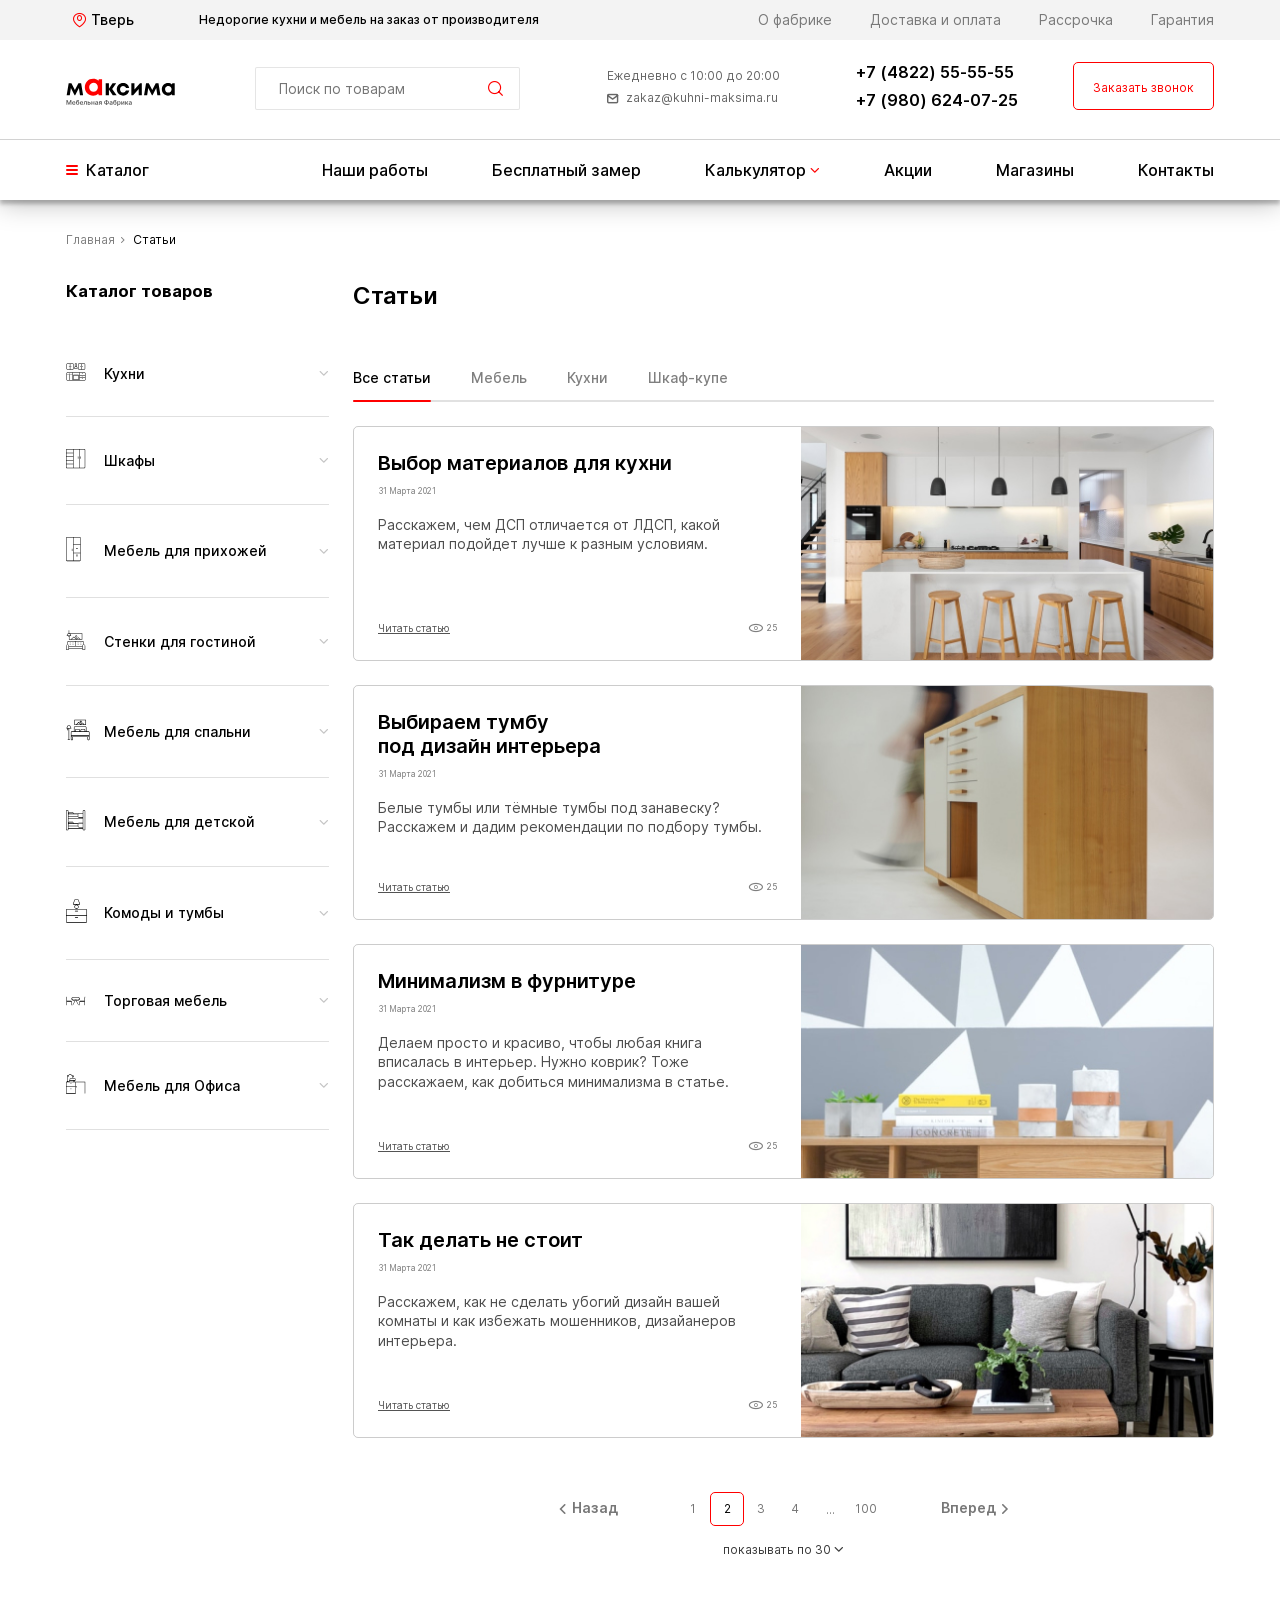
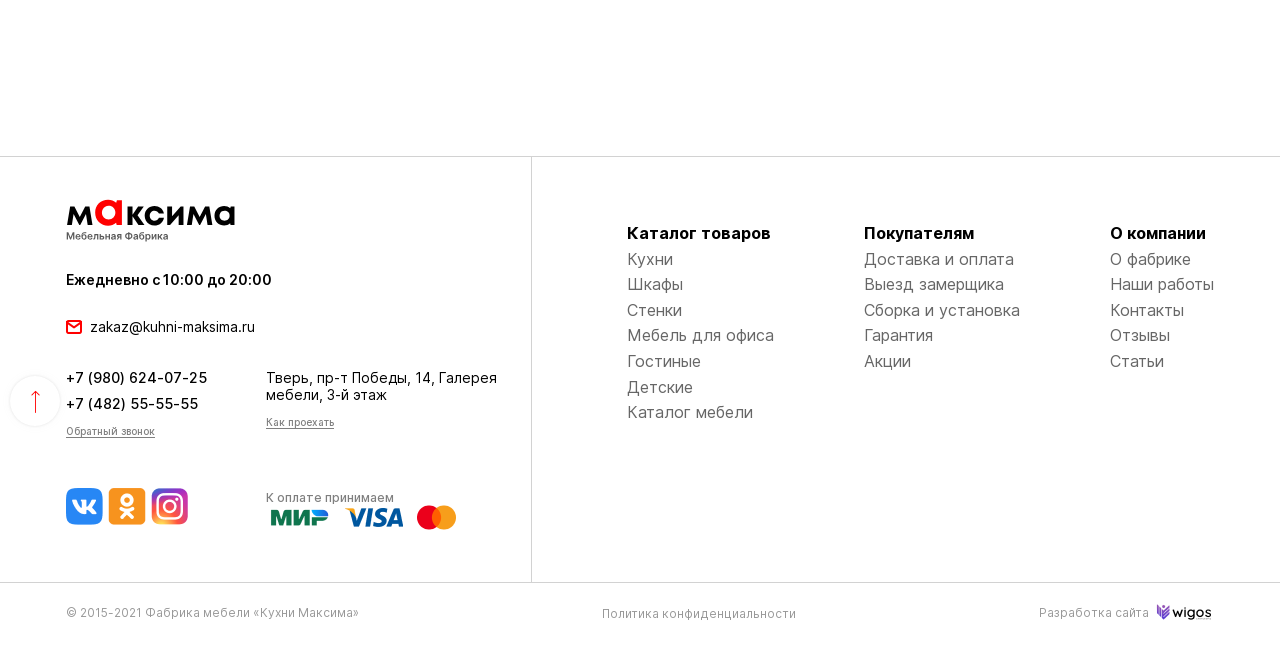
<file: home_7.html>
<!DOCTYPE html>
<html lang="ru">
  <head>
    <meta charset="UTF-8">
    <meta name="viewport" content="width=device-width, initial-scale=1, minimum-scale=1, maximum-scale=1">
    <title>Главная / Статьи </title>
    <link rel="stylesheet" href="css/main.min.css">
    <link rel="stylesheet" href="css/libs.min.css">
  </head>
  <body>
    <header class="header">
      <div class="header__top">
        <div class="container">
          <button class="header__top-change" type="button" data-modal-target="modal_change_locale"><i class="icon-locale"></i><span class="text">Тверь</span></button>
          <div class="header__top-text">
            <p>Недорогие кухни и мебель на заказ от производителя</p>
          </div>
          <div class="header__top-nav">
            <ul>
              <li><a href="#">О фабрике</a></li>
              <li><a href="#">Доставка и оплата</a></li>
              <li><a href="#">Рассрочка</a></li>
              <li><a href="#">Гарантия</a></li>
            </ul>
          </div>
        </div>
      </div>
      <div class="header__center">
        <div class="container">
          <button class="header__center-burger" type="button" data-modal-target="modal_smart_menu"><span class="line"></span><span class="line"></span><span class="line"></span></button>
          <div class="header__center-logo"><a href="/"><img src="./img/logo.svg" alt="logo"></a></div>
          <div class="header__center-search">
            <form class="form_search" action="#">
              <input class="form_search-field" type="text" placeholder="Поиск по товарам">
              <button class="form_search-button" type="submit"><i class="icon-loupe"></i></button>
            </form>
            <button class="form_search_smart_target" type="button" data-modal-target="modal_search"><i class="icon-loupe"></i></button>
          </div>
          <div class="header__center-contact">
            <ul>
              <li>Ежедневно с 10:00 до 20:00</li>
              <li><a href="mailto:zakaz@kuhni-maksima.ru"><i class="icon-mail"></i>zakaz@kuhni-maksima.ru</a></li>
            </ul>
          </div>
          <div class="header__center-phone">
            <ul>
              <li><a href="tel:74822555555">+7 (4822) 55-55-55</a></li>
              <li><a href="tel:79806240725">+7 (980) 624-07-25</a></li>
            </ul>
          </div>
          <div class="header__center-button">
            <button class="button-red-border" type="button"><span>Заказать звонок  </span></button>
          </div>
        </div>
      </div>
      <nav class="header__nav">
        <div class="container">
          <ul>
            <li><a href="#" data-modal-target="modal_catalog">
                <div class="burger"><span class="line"></span><span class="line"></span><span class="line"></span></div>Каталог<i class="icon-arrow-bottom"></i></a></li>
            <li><a href="#">Наши работы</a></li>
            <li><a href="#">Бесплатный замер</a></li>
            <li class="drop-menu"><a href="#">Калькулятор<i class="icon-arrow-bottom"></i></a>
              <ul class="drop-menu-content">
                <li><a href="#">Расчёт кухонь</a></li>
                <li><a href="#">Расчёт шкафов</a></li>
              </ul>
            </li>
            <li><a href="#">Акции</a></li>
            <li class="smart-first"><a href="#">Магазины</a>
              <button class="header__nav-button" type="button"><i class="icon-drop-list"></i></button>
              <ul class="drop-menu-content" id="smart_drop_menu">
                <li><a href="#">Расчёт кухонь</a></li>
                <li><a href="#">Расчёт шкафов</a></li>
              </ul>
            </li>
            <li class="smart-last"><a href="#">Контакты</a></li>
          </ul>
        </div>
      </nav>
    </header>
    <div class="breadcrumbs">
      <div class="container">
        <div class="breadcrumbs__items"><a href="/">Главная</a><span>Статьи</span></div>
      </div>
    </div>
    <div class="container">
      <div class="flex flex-wrap">
        <aside class="aside">
          <h3 class="title">Каталог товаров</h3>
          <div class="aside__item">
            <button class="aside__item-header" type="button">
              <div class="text">
                <div class="image"><svg width="20" height="18" viewBox="0 0 20 18" xmlns="http://www.w3.org/2000/svg" version="1.1" preserveAspectRatio="xMinYMin">
<use xlink:href="#img-kitchens"></use>
</svg>
                </div><b>Кухни</b>
              </div><i class="icon-arrow-bottom"></i>
            </button>
            <div class="aside__item-content">
              <div class="item">
                <div class="title"><b>Цвет кухни</b><i class="icon-arrow-bottom"></i></div>
                <div class="content">
                  <label class="field-checked type-square">
                    <input type="checkbox" name="check1"><span class="check"></span><span class="text">Белый</span>
                  </label>
                  <label class="field-checked type-square">
                    <input type="checkbox" name="check2"><span class="check"></span><span class="text">Чёрный</span>
                  </label>
                  <label class="field-checked type-square">
                    <input type="checkbox" name="check3"><span class="check"></span><span class="text">Красный</span>
                  </label>
                  <label class="field-checked type-square">
                    <input type="checkbox" name="check4"><span class="check"></span><span class="text">Синий</span>
                  </label>
                  <label class="field-checked type-square">
                    <input type="checkbox" name="check5"><span class="check"></span><span class="text">Зеленый</span>
                  </label>
                  <label class="field-checked type-square">
                    <input type="checkbox" name="check6"><span class="check"></span><span class="text">Фиолетовый</span>
                  </label>
                  <label class="field-checked type-square">
                    <input type="checkbox" name="check7"><span class="check"></span><span class="text">Оранжевый</span>
                  </label>
                  <label class="field-checked type-square">
                    <input type="checkbox" name="check8"><span class="check"></span><span class="text">Серый</span>
                  </label>
                  <label class="field-checked type-square">
                    <input type="checkbox" name="check9"><span class="check"></span><span class="text">Глянцевый</span>
                  </label>
                  <label class="field-checked type-square">
                    <input type="checkbox" name="check10"><span class="check"></span><span class="text">Металлик</span>
                  </label>
                  <label class="field-checked type-square">
                    <input type="checkbox" name="check11"><span class="check"></span><span class="text">Венге</span>
                  </label>
                  <label class="field-checked type-square">
                    <input type="checkbox" name="check12"><span class="check"></span><span class="text">Орех</span>
                  </label>
                  <label class="field-checked type-square">
                    <input type="checkbox" name="check13"><span class="check"></span><span class="text">Двуцветные</span>
                  </label>
                </div>
              </div>
              <div class="item">
                <div class="title"><b>Форма кухни</b><i class="icon-arrow-bottom"></i></div>
                <div class="content">
                  <label class="field-checked type-circle">
                    <input type="checkbox" name="check14"><span class="check"></span><span class="text">Угловые</span>
                  </label>
                  <label class="field-checked type-circle">
                    <input type="checkbox" name="check15"><span class="check"></span><span class="text">Прямые</span>
                  </label>
                  <label class="field-checked type-circle">
                    <input type="checkbox" name="check16"><span class="check"></span><span class="text">Модульные</span>
                  </label>
                  <label class="field-checked type-circle">
                    <input type="checkbox" name="check17"><span class="check"></span><span class="text">Встроенные</span>
                  </label>
                  <label class="field-checked type-circle">
                    <input type="checkbox" name="check18"><span class="check"></span><span class="text">Г-образные</span>
                  </label>
                  <label class="field-checked type-circle">
                    <input type="checkbox" name="check19"><span class="check"></span><span class="text">П-образные</span>
                  </label>
                  <label class="field-checked type-circle">
                    <input type="checkbox" name="check20"><span class="check"></span><span class="text">Островные</span>
                  </label>
                  <label class="field-checked type-circle">
                    <input type="checkbox" name="check21"><span class="check"></span><span class="text">С барной стойкой</span>
                  </label>
                </div>
              </div>
              <div class="item">
                <div class="title"><b>Стоимость кухни</b><i class="icon-arrow-bottom"></i></div>
                <div class="content"></div>
              </div>
              <div class="item">
                <div class="title"><b>Форма кухни</b><i class="icon-arrow-bottom"></i></div>
                <div class="content"></div>
              </div>
              <div class="item">
                <div class="title"><b>Материал</b><i class="icon-arrow-bottom"></i></div>
                <div class="content"></div>
              </div>
              <div class="item">
                <div class="title"><b>Стиль</b><i class="icon-arrow-bottom"></i></div>
                <div class="content"></div>
              </div>
              <div class="item">
                <div class="title"><b>Размеры</b><i class="icon-arrow-bottom"></i></div>
                <div class="content"></div>
              </div>
            </div>
          </div>
          <div class="aside__item">
            <button class="aside__item-header" type="button">
              <div class="text">
                <div class="image"><svg width="20" height="20" viewBox="0 0 20 20" xmlns="http://www.w3.org/2000/svg" version="1.1" preserveAspectRatio="xMinYMin">
<use xlink:href="#img-wardrobe"></use>
</svg>
                </div><b>Шкафы</b>
              </div><i class="icon-arrow-bottom"></i>
            </button>
            <div class="aside__item-content">
              <label class="field-checked type-circle">
                <input type="checkbox" name="check17"><span class="check"></span><span class="text">Шкафы-купе</span>
              </label>
              <label class="field-checked type-circle">
                <input type="checkbox" name="check18"><span class="check"></span><span class="text">Шкафы распашные</span>
              </label>
              <label class="field-checked type-circle">
                <input type="checkbox" name="check19"><span class="check"></span><span class="text">Шкафы угловые</span>
              </label>
              <label class="field-checked type-circle">
                <input type="checkbox" name="check20"><span class="check"></span><span class="text">Шкафы-встроенные</span>
              </label>
              <label class="field-checked type-circle">
                <input type="checkbox" name="check21"><span class="check"></span><span class="text">Гардеробные</span>
              </label>
            </div>
          </div>
          <div class="aside__item">
            <button class="aside__item-header" type="button">
              <div class="text">
                <div class="image"><svg width="15" height="25" viewBox="0 0 15 25" xmlns="http://www.w3.org/2000/svg" version="1.1" preserveAspectRatio="xMinYMin">
<use xlink:href="#img-furniture"></use>
</svg>
                </div><b>Мебель для прихожей</b>
              </div><i class="icon-arrow-bottom"></i>
            </button>
            <div class="aside__item-content"></div>
          </div>
          <div class="aside__item">
            <button class="aside__item-header" type="button">
              <div class="text">
                <div class="image"><svg width="20" height="20" viewBox="0 0 20 20" xmlns="http://www.w3.org/2000/svg" version="1.1" preserveAspectRatio="xMinYMin">
<use xlink:href="#img-walls"></use>
</svg>
                </div><b>Стенки для гостиной</b>
              </div><i class="icon-arrow-bottom"></i>
            </button>
            <div class="aside__item-content"></div>
          </div>
          <div class="aside__item">
            <button class="aside__item-header" type="button">
              <div class="text">
                <div class="image"><svg width="24" height="24" viewBox="0 0 24 24" xmlns="http://www.w3.org/2000/svg" version="1.1" preserveAspectRatio="xMinYMin">
<use xlink:href="#img-double-bed"></use>
</svg>
                </div><b>Мебель для спальни</b>
              </div><i class="icon-arrow-bottom"></i>
            </button>
            <div class="aside__item-content"></div>
          </div>
          <div class="aside__item">
            <button class="aside__item-header" type="button">
              <div class="text">
                <div class="image"><svg width="20" height="21" viewBox="0 0 20 21" xmlns="http://www.w3.org/2000/svg" version="1.1" preserveAspectRatio="xMinYMin">
<use xlink:href="#img-furniture-double"></use>
</svg>
                </div><b>Мебель для детской</b>
              </div><i class="icon-arrow-bottom"></i>
            </button>
            <div class="aside__item-content"></div>
          </div>
          <div class="aside__item">
            <button class="aside__item-header" type="button">
              <div class="text">
                <div class="image"><svg width="23" height="25" viewBox="0 0 23 25" xmlns="http://www.w3.org/2000/svg" version="1.1" preserveAspectRatio="xMinYMin">
<use xlink:href="#img-bedside-table"></use>
</svg>
                </div><b>Комоды и тумбы</b>
              </div><i class="icon-arrow-bottom"></i>
            </button>
            <div class="aside__item-content"></div>
          </div>
          <div class="aside__item">
            <button class="aside__item-header" type="button">
              <div class="text">
                <div class="image"><svg width="20" height="10" viewBox="0 0 20 10" xmlns="http://www.w3.org/2000/svg" version="1.1" preserveAspectRatio="xMinYMin">
<use xlink:href="#img-commercial-furniture"></use>
</svg>
                </div><b>Торговая мебель</b>
              </div><i class="icon-arrow-bottom"></i>
            </button>
            <div class="aside__item-content"></div>
          </div>
          <div class="aside__item">
            <button class="aside__item-header" type="button">
              <div class="text">
                <div class="image"><svg width="20" height="20" viewBox="0 0 20 20" xmlns="http://www.w3.org/2000/svg" version="1.1" preserveAspectRatio="xMinYMin">
<use xlink:href="#img-office-furniture"></use>
</svg>
                </div><b>Мебель для Офиса</b>
              </div><i class="icon-arrow-bottom"></i>
            </button>
            <div class="aside__item-content"></div>
          </div>
        </aside>
        <div class="main-wrap">
          <div class="wrap_articles">
            <div class="section-header">
              <h1 class="title-24">Статьи</h1>
            </div>
            <div class="tab_wrap">
              <div class="tab_wrap__nav">
                <ul>
                  <li class="active tab_btn"><a href="#">Все статьи</a></li>
                  <li class="tab_btn"><a href="#">Мебель</a></li>
                  <li class="tab_btn"> <a href="#">Кухни</a></li>
                  <li class="tab_btn"><a href="#">Шкаф-купе</a></li>
                </ul>
              </div>
            </div>
            <div class="article_items">
              <div class="article_items__item">
                <div class="left">
                  <div class="left__title">
                    <h2 class="title">Выбор материалов для кухни</h2><span>31 Марта 2021</span>
                  </div>
                  <div class="left__text">
                    <p>Расскажем, чем ДСП отличается от ЛДСП, какой материал подойдет лучше к разным условиям.</p>
                  </div>
                  <div class="left__foot"><a href="#">Читать статью</a><span><i class="icon-view"></i>25</span></div>
                </div>
                <div class="right"><img src="./img/article/item3.jpg" alt="image"></div>
              </div>
              <div class="article_items__item">
                <div class="left">
                  <div class="left__title">
                    <h2 class="title">Выбираем тумбу<br>под дизайн интерьера </h2><span>31 Марта 2021</span>
                  </div>
                  <div class="left__text">
                    <p>Белые тумбы или тёмные тумбы под занавеску? Расскажем и дадим рекомендации по подбору тумбы.</p>
                  </div>
                  <div class="left__foot"><a href="#">Читать статью</a><span><i class="icon-view"></i>25</span></div>
                </div>
                <div class="right"><img src="./img/article/item4.jpg" alt="image"></div>
              </div>
              <div class="article_items__item">
                <div class="left">
                  <div class="left__title">
                    <h2 class="title">Минимализм в фурнитуре</h2><span>31 Марта 2021</span>
                  </div>
                  <div class="left__text">
                    <p>Делаем просто и красиво, чтобы любая книга вписалась в интерьер. Нужно коврик? Тоже расскажаем, как добиться минимализма в статье.</p>
                  </div>
                  <div class="left__foot"><a href="#">Читать статью</a><span><i class="icon-view"></i>25</span></div>
                </div>
                <div class="right"><img src="./img/article/item5.jpg" alt="image"></div>
              </div>
              <div class="article_items__item">
                <div class="left">
                  <div class="left__title">
                    <h2 class="title">Так делать не стоит</h2><span>31 Марта 2021</span>
                  </div>
                  <div class="left__text">
                    <p>Расскажем, как не сделать убогий дизайн вашей комнаты и как избежать мошенников, дизайанеров интерьера.</p>
                  </div>
                  <div class="left__foot"><a href="#">Читать статью</a><span><i class="icon-view"></i>25</span></div>
                </div>
                <div class="right"><img src="./img/article/item6.jpg" alt="image"></div>
              </div>
            </div>
            <div class="page_nav">
              <div class="page_nav__bottom"><a class="page_nav__button prev" href="#"><i class="icon-nav-arrow-left"></i><span>Назад  </span></a>
                <ul>
                  <li><a href="#">1</a></li>
                  <li class="active"><a href="#">2</a></li>
                  <li><a href="#">3</a></li>
                  <li><a href="#">4</a></li>
                  <li><span class="dots">...</span></li>
                  <li><a href="#">100</a></li>
                </ul><a class="page_nav__button next" href="#"><span>Вперед</span><i class="icon-nav-arrow-right"></i></a>
              </div>
              <div class="page_nav__all"><a href="#">показывать по 30<i class="icon-arrow-bottom"> </i></a></div>
            </div>
          </div>
        </div>
      </div>
    </div>
    <footer class="footer">
      <div class="footer__arrow-top" id="scroll_top"><i class="icon-arrow-top"></i></div>
      <div class="footer__top">
        <div class="container">
          <div class="footer__top-left"><a class="logo" href="/"><img src="./img/logo.svg" alt="logo"></a><b class="time">Ежедневно с 10:00 до 20:00</b><a class="mail" href="mailto:zakaz@kuhni-maksima.ru"><i class="icon-mail"></i>zakaz@kuhni-maksima.ru</a>
            <div class="links">
              <div class="links__left">
                <ul>
                  <li><a href="tel:79806240725"><b>+7 (980) 624-07-25</b></a></li>
                  <li><a href="tel:74822555555"><b>+7 (482) 55-55-55</b></a></li>
                  <li><a href="#">Обратный звонок</a></li>
                </ul>
              </div>
              <div class="links__right">
                <ul>
                  <li>Тверь, пр-т Победы, 14, Галерея мебели, 3-й этаж</li>
                  <li><a href="tel:74822555555">Как проехать</a></li>
                </ul>
              </div>
            </div>
            <div class="links">
              <div class="links__left">
                <div class="social"><a href="#"><img src="./img/vk.png" alt="image"></a><a href="#"><img src="./img/ok.png" alt="image"></a><a href="#"><img src="./img/instagram.png" alt="image"></a></div>
              </div>
              <div class="links__right">
                <div class="pay"><span>К оплате принимаем</span>
                  <div class="pay__images"><img src="./img/pay-mir.png" alt="image"><img src="./img/pay-visa.png" alt="image"><img src="./img/pay-master.png" alt="image"></div>
                </div>
              </div>
            </div>
          </div>
          <div class="footer__top-right">
            <ul>
              <li>Каталог товаров</li>
              <li> <a href="#">Кухни</a></li>
              <li> <a href="#">Шкафы</a></li>
              <li> <a href="#">Стенки</a></li>
              <li> <a href="#">Мебель для офиса</a></li>
              <li> <a href="#">Гостиные</a></li>
              <li> <a href="#">Детские</a></li>
              <li> <a href="#">Каталог мебели</a></li>
            </ul>
            <ul>
              <li>Покупателям</li>
              <li> <a href="#">Доставка и оплата</a></li>
              <li> <a href="#">Выезд замерщика</a></li>
              <li> <a href="#">Сборка и установка</a></li>
              <li> <a href="#">Гарантия</a></li>
              <li> <a href="#">Акции</a></li>
            </ul>
            <ul>
              <li>О компании</li>
              <li> <a href="#">О фабрике</a></li>
              <li> <a href="#">Наши работы</a></li>
              <li> <a href="#">Контакты</a></li>
              <li> <a href="#">Отзывы</a></li>
              <li> <a href="#">Статьи</a></li>
            </ul>
          </div>
        </div>
      </div>
      <div class="footer__bottom">
        <div class="container">
          <div class="footer__bottom_left">
            <p>© 2015-2021 Фабрика мебели «Кухни Максима»</p>
          </div>
          <div class="footer__bottom_center"><a href="#">Политика конфиденциальности</a></div>
          <div class="footer__bottom_right"><a class="logo" href="#"><span>Разработка сайта </span><img src="./img/logo-wigos.png" alt="logo"></a></div>
        </div>
      </div>
    </footer>
    <div class="smart_menu modal_content" id="modal_smart_menu">
      <div class="modal_content__overlay"></div>
      <div class="smart_menu__wrap">
        <div class="smart_menu__header">
          <button class="smart_menu__header-locale" type="button" data-modal-target="modal_change_locale"><i class="icon-locale"></i><span class="text">Тверь</span></button>
          <button class="modal_close" type="button"><svg width="15" height="15" viewBox="0 0 15 15" fill="none" xmlns="http://www.w3.org/2000/svg">
<path d="M1 1L14 14" stroke="black"/>
<path d="M14 1L1 14" stroke="black"/>
</svg>
          </button>
        </div>
        <div class="smart_menu__nav">
          <ul>
            <li><a href="#">Наши работы</a></li>
            <li><a href="#">Бесплатный замер</a></li>
            <li><a href="#">Калькулятор<i class="icon-arrow-bottom"></i></a>
              <ul class="smart-drop-menu-content">
                <li><a href="#">Расчёт кухонь</a></li>
                <li><a href="#">Расчёт шкафов</a></li>
              </ul>
            </li>
            <li><a href="#">Акции</a></li>
            <li><a href="#">Магазины</a></li>
            <li><a href="#">Контакты</a></li>
          </ul>
        </div>
        <div class="smart_menu__foot">
          <ul>
            <li><a href="#">О фабрике</a></li>
            <li><a href="#">Доставка и оплата</a></li>
            <li><a href="#">Рассрочка</a></li>
            <li><a href="#">Гарантия</a></li>
          </ul>
        </div>
      </div>
    </div>
    <div class="modal_content modal_static" id="modal_search">
      <div class="modal_content__wrap">
        <div class="modal_content__header"><b class="title">Поиск</b>
          <button class="modal_close" type="button"><svg width="15" height="15" viewBox="0 0 15 15" fill="none" xmlns="http://www.w3.org/2000/svg">
<path d="M1 1L14 14" stroke="black"/>
<path d="M14 1L1 14" stroke="black"/>
</svg>
          </button>
        </div>
        <div class="modal_content__box" data-simplebar>
          <input class="field" type="text" placeholder="Что бы хотели найти?"><b class="title">Вот что мы нашли:</b>
          <div class="smart_search_item"><img src="./img/models/item2.jpg" alt="image">
            <div class="text"><b>Кухня «Лайк-вейт»</b><span>от 22 000 ₽ пог. м</span></div>
          </div>
          <div class="smart_search_item"><img src="./img/models/item4.jpg" alt="image">
            <div class="text"><b>Кухня «Джейсон Юнион»</b><span>от 120 000 ₽ пог. м</span></div>
          </div>
          <div class="smart_search_item"><img src="./img/models/item3.jpg" alt="image">
            <div class="text"><b>Кухня «Мегакедр»</b><span>от 500 000 ₽ пог. м</span></div>
          </div>
          <div class="smart_search_item"><img src="./img/models/item2.jpg" alt="image">
            <div class="text"><b>Кухня «Лайк-вейт»</b><span>от 22 000 ₽ пог. м</span></div>
          </div>
          <div class="smart_search_item"><img src="./img/models/item4.jpg" alt="image">
            <div class="text"><b>Кухня «Джейсон Юнион»</b><span>от 120 000 ₽ пог. м</span></div>
          </div>
          <div class="smart_search_item"><img src="./img/models/item3.jpg" alt="image">
            <div class="text"><b>Кухня «Мегакедр»</b><span>от 500 000 ₽ пог. м </span></div>
          </div>
        </div>
      </div>
    </div>
    <div class="modal_content" id="modal_favorite">
      <div class="modal_content__bg">
        <div class="modal_content__header"><b class="title">Избранное</b>
          <button class="modal_close" type="button"><svg width="10" height="10" viewBox="0 0 10 10" fill="none" xmlns="http://www.w3.org/2000/svg">
<path d="M1 1L9 9" stroke="black"/>
<path d="M9 1L1 9" stroke="black"/>
</svg>
          </button>
        </div>
        <div class="modal_content__favorites">
          <div class="item">
            <div class="item__left"><img src="./img/models/item2.jpg" alt="image"></div>
            <div class="item__right">
              <div class="top"><b>Кухня «Джейсон Юнион»</b><span>от 120 000 ₽ пог. м</span></div>
              <div class="bottom"><a href="#">Перейти к заказу</a>
                <button class="favorite_trash" type="button"><svg width="6" height="8" viewBox="0 0 6 8" fill="none" xmlns="http://www.w3.org/2000/svg">
<path d="M1 2.33329H0.666667V6.66663C0.666667 6.84344 0.736905 7.01301 0.861929 7.13803C0.986953 7.26305 1.15652 7.33329 1.33333 7.33329H4.66667C4.84348 7.33329 5.01305 7.26305 5.13807 7.13803C5.2631 7.01301 5.33333 6.84344 5.33333 6.66663V2.33329H1ZM2.33333 6.33329H1.66667V3.33329H2.33333V6.33329ZM4.33333 6.33329H3.66667V3.33329H4.33333V6.33329ZM4.53933 1.33329L4 0.666626H2L1.46067 1.33329H0V1.99996H6V1.33329H4.53933Z" fill="#595959"/>
</svg>
                </button>
              </div>
            </div>
          </div>
          <div class="item">
            <div class="item__left"><img src="./img/models/item3.jpg" alt="image"></div>
            <div class="item__right">
              <div class="top"><b>Кухня «Джейсон Юнион»</b><span>от 120 000 ₽ пог. м</span></div>
              <div class="bottom"><a href="#">Перейти к заказу</a>
                <button class="favorite_trash" type="button"><svg width="6" height="8" viewBox="0 0 6 8" fill="none" xmlns="http://www.w3.org/2000/svg">
<path d="M1 2.33329H0.666667V6.66663C0.666667 6.84344 0.736905 7.01301 0.861929 7.13803C0.986953 7.26305 1.15652 7.33329 1.33333 7.33329H4.66667C4.84348 7.33329 5.01305 7.26305 5.13807 7.13803C5.2631 7.01301 5.33333 6.84344 5.33333 6.66663V2.33329H1ZM2.33333 6.33329H1.66667V3.33329H2.33333V6.33329ZM4.33333 6.33329H3.66667V3.33329H4.33333V6.33329ZM4.53933 1.33329L4 0.666626H2L1.46067 1.33329H0V1.99996H6V1.33329H4.53933Z" fill="#595959"/>
</svg>
                </button>
              </div>
            </div>
          </div>
          <div class="item">
            <div class="item__left"><img src="./img/models/item4.jpg" alt="image"></div>
            <div class="item__right">
              <div class="top"><b>Кухня «Джейсон Юнион»</b><span>от 120 000 ₽ пог. м</span></div>
              <div class="bottom"><a href="#">Перейти к заказу</a>
                <button class="favorite_trash" type="button"><svg width="6" height="8" viewBox="0 0 6 8" fill="none" xmlns="http://www.w3.org/2000/svg">
<path d="M1 2.33329H0.666667V6.66663C0.666667 6.84344 0.736905 7.01301 0.861929 7.13803C0.986953 7.26305 1.15652 7.33329 1.33333 7.33329H4.66667C4.84348 7.33329 5.01305 7.26305 5.13807 7.13803C5.2631 7.01301 5.33333 6.84344 5.33333 6.66663V2.33329H1ZM2.33333 6.33329H1.66667V3.33329H2.33333V6.33329ZM4.33333 6.33329H3.66667V3.33329H4.33333V6.33329ZM4.53933 1.33329L4 0.666626H2L1.46067 1.33329H0V1.99996H6V1.33329H4.53933Z" fill="#595959"/>
</svg>
                </button>
              </div>
            </div>
          </div>
          <div class="item">
            <div class="item__left"><img src="./img/models/item2.jpg" alt="image"></div>
            <div class="item__right">
              <div class="top"><b>Кухня «Джейсон Юнион»</b><span>от 120 000 ₽ пог. м</span></div>
              <div class="bottom"><a href="#">Перейти к заказу</a>
                <button class="favorite_trash" type="button"><svg width="6" height="8" viewBox="0 0 6 8" fill="none" xmlns="http://www.w3.org/2000/svg">
<path d="M1 2.33329H0.666667V6.66663C0.666667 6.84344 0.736905 7.01301 0.861929 7.13803C0.986953 7.26305 1.15652 7.33329 1.33333 7.33329H4.66667C4.84348 7.33329 5.01305 7.26305 5.13807 7.13803C5.2631 7.01301 5.33333 6.84344 5.33333 6.66663V2.33329H1ZM2.33333 6.33329H1.66667V3.33329H2.33333V6.33329ZM4.33333 6.33329H3.66667V3.33329H4.33333V6.33329ZM4.53933 1.33329L4 0.666626H2L1.46067 1.33329H0V1.99996H6V1.33329H4.53933Z" fill="#595959"/>
</svg>
                </button>
              </div>
            </div>
          </div>
          <div class="item">
            <div class="item__left"><img src="./img/models/item3.jpg" alt="image"></div>
            <div class="item__right">
              <div class="top"><b>Кухня «Джейсон Юнион»</b><span>от 120 000 ₽ пог. м</span></div>
              <div class="bottom"><a href="#">Перейти к заказу</a>
                <button class="favorite_trash" type="button"><svg width="6" height="8" viewBox="0 0 6 8" fill="none" xmlns="http://www.w3.org/2000/svg">
<path d="M1 2.33329H0.666667V6.66663C0.666667 6.84344 0.736905 7.01301 0.861929 7.13803C0.986953 7.26305 1.15652 7.33329 1.33333 7.33329H4.66667C4.84348 7.33329 5.01305 7.26305 5.13807 7.13803C5.2631 7.01301 5.33333 6.84344 5.33333 6.66663V2.33329H1ZM2.33333 6.33329H1.66667V3.33329H2.33333V6.33329ZM4.33333 6.33329H3.66667V3.33329H4.33333V6.33329ZM4.53933 1.33329L4 0.666626H2L1.46067 1.33329H0V1.99996H6V1.33329H4.53933Z" fill="#595959"/>
</svg>
                </button>
              </div>
            </div>
          </div>
          <div class="item">
            <div class="item__left"><img src="./img/models/item4.jpg" alt="image"></div>
            <div class="item__right">
              <div class="top"><b>Кухня «Джейсон Юнион»</b><span>от 120 000 ₽ пог. м</span></div>
              <div class="bottom"><a href="#">Перейти к заказу</a>
                <button class="favorite_trash" type="button"><svg width="6" height="8" viewBox="0 0 6 8" fill="none" xmlns="http://www.w3.org/2000/svg">
<path d="M1 2.33329H0.666667V6.66663C0.666667 6.84344 0.736905 7.01301 0.861929 7.13803C0.986953 7.26305 1.15652 7.33329 1.33333 7.33329H4.66667C4.84348 7.33329 5.01305 7.26305 5.13807 7.13803C5.2631 7.01301 5.33333 6.84344 5.33333 6.66663V2.33329H1ZM2.33333 6.33329H1.66667V3.33329H2.33333V6.33329ZM4.33333 6.33329H3.66667V3.33329H4.33333V6.33329ZM4.53933 1.33329L4 0.666626H2L1.46067 1.33329H0V1.99996H6V1.33329H4.53933Z" fill="#595959"/>
</svg>
                </button>
              </div>
            </div>
          </div>
        </div>
      </div>
    </div>
    <div class="modal_content modal_catalog" id="modal_catalog">
      <div class="modal_content__sect-header"><b>Каталог</b>
        <button class="modal_close" type="button"><svg width="13" height="13" viewBox="0 0 13 13" fill="none" xmlns="http://www.w3.org/2000/svg">
<path d="M1 1L12 12" stroke="black"/>
<path d="M12 1L1 12" stroke="black"/>
</svg>
        </button>
      </div>
      <div class="modal_content__wrap">
        <div class="aside">
          <div class="aside__item">
            <button class="aside__item-header" type="button">
              <div class="text">
                <div class="image"><img src="./img/icons/kitchens.svg" alt="image"></div><b>Кухни</b>
              </div><i class="icon-arrow-bottom"></i>
            </button>
            <div class="aside__item-content">
              <div class="item">
                <div class="title"><b>Цвет кухни</b><i class="icon-arrow-bottom"></i></div>
                <div class="content">
                  <label class="field-checked type-square">
                    <input type="checkbox" name="check1"><span class="check"></span><span class="text">Белый</span>
                  </label>
                  <label class="field-checked type-square">
                    <input type="checkbox" name="check2"><span class="check"></span><span class="text">Чёрный</span>
                  </label>
                  <label class="field-checked type-square">
                    <input type="checkbox" name="check3"><span class="check"></span><span class="text">Красный</span>
                  </label>
                  <label class="field-checked type-square">
                    <input type="checkbox" name="check4"><span class="check"></span><span class="text">Синий</span>
                  </label>
                  <label class="field-checked type-square">
                    <input type="checkbox" name="check5"><span class="check"></span><span class="text">Зеленый</span>
                  </label>
                  <label class="field-checked type-square">
                    <input type="checkbox" name="check6"><span class="check"></span><span class="text">Фиолетовый</span>
                  </label>
                  <label class="field-checked type-square">
                    <input type="checkbox" name="check7"><span class="check"></span><span class="text">Оранжевый</span>
                  </label>
                  <label class="field-checked type-square">
                    <input type="checkbox" name="check8"><span class="check"></span><span class="text">Серый</span>
                  </label>
                  <label class="field-checked type-square">
                    <input type="checkbox" name="check9"><span class="check"></span><span class="text">Глянцевый</span>
                  </label>
                  <label class="field-checked type-square">
                    <input type="checkbox" name="check10"><span class="check"></span><span class="text">Металлик</span>
                  </label>
                  <label class="field-checked type-square">
                    <input type="checkbox" name="check11"><span class="check"></span><span class="text">Венге</span>
                  </label>
                  <label class="field-checked type-square">
                    <input type="checkbox" name="check12"><span class="check"></span><span class="text">Орех</span>
                  </label>
                  <label class="field-checked type-square">
                    <input type="checkbox" name="check13"><span class="check"></span><span class="text">Двуцветные</span>
                  </label>
                </div>
              </div>
              <div class="item">
                <div class="title"><b>Форма кухни</b><i class="icon-arrow-bottom"></i></div>
                <div class="content">
                  <label class="field-checked type-circle">
                    <input type="checkbox" name="check14"><span class="check"></span><span class="text">Угловые</span>
                  </label>
                  <label class="field-checked type-circle">
                    <input type="checkbox" name="check15"><span class="check"></span><span class="text">Прямые</span>
                  </label>
                  <label class="field-checked type-circle">
                    <input type="checkbox" name="check16"><span class="check"></span><span class="text">Модульные</span>
                  </label>
                  <label class="field-checked type-circle">
                    <input type="checkbox" name="check17"><span class="check"></span><span class="text">Встроенные</span>
                  </label>
                  <label class="field-checked type-circle">
                    <input type="checkbox" name="check18"><span class="check"></span><span class="text">Г-образные</span>
                  </label>
                  <label class="field-checked type-circle">
                    <input type="checkbox" name="check19"><span class="check"></span><span class="text">П-образные</span>
                  </label>
                  <label class="field-checked type-circle">
                    <input type="checkbox" name="check20"><span class="check"></span><span class="text">Островные</span>
                  </label>
                  <label class="field-checked type-circle">
                    <input type="checkbox" name="check21"><span class="check"></span><span class="text">С барной стойкой</span>
                  </label>
                </div>
              </div>
              <div class="item">
                <div class="title"><b>Стоимость кухни</b><i class="icon-arrow-bottom"></i></div>
                <div class="content"></div>
              </div>
              <div class="item">
                <div class="title"><b>Форма кухни</b><i class="icon-arrow-bottom"></i></div>
                <div class="content"></div>
              </div>
              <div class="item">
                <div class="title"><b>Материал</b><i class="icon-arrow-bottom"></i></div>
                <div class="content"></div>
              </div>
              <div class="item">
                <div class="title"><b>Стиль</b><i class="icon-arrow-bottom"></i></div>
                <div class="content"></div>
              </div>
              <div class="item">
                <div class="title"><b>Размеры</b><i class="icon-arrow-bottom"></i></div>
                <div class="content"></div>
              </div>
            </div>
          </div>
          <div class="aside__item">
            <button class="aside__item-header" type="button">
              <div class="text">
                <div class="image"><img src="./img/icons/wardrobe.svg" alt="image"></div><b>Шкафы</b>
              </div><i class="icon-arrow-bottom"></i>
            </button>
            <div class="aside__item-content">
              <label class="field-checked type-circle">
                <input type="checkbox" name="check17"><span class="check"></span><span class="text">Шкафы-купе</span>
              </label>
              <label class="field-checked type-circle">
                <input type="checkbox" name="check18"><span class="check"></span><span class="text">Шкафы распашные</span>
              </label>
              <label class="field-checked type-circle">
                <input type="checkbox" name="check19"><span class="check"></span><span class="text">Шкафы угловые</span>
              </label>
              <label class="field-checked type-circle">
                <input type="checkbox" name="check20"><span class="check"></span><span class="text">Шкафы-встроенные</span>
              </label>
              <label class="field-checked type-circle">
                <input type="checkbox" name="check21"><span class="check"></span><span class="text">Гардеробные</span>
              </label>
            </div>
          </div>
          <div class="aside__item">
            <button class="aside__item-header" type="button">
              <div class="text">
                <div class="image"><img src="./img/icons/furniture.svg" alt="image"></div><b>Мебель для прихожей</b>
              </div><i class="icon-arrow-bottom"></i>
            </button>
            <div class="aside__item-content"></div>
          </div>
          <div class="aside__item">
            <button class="aside__item-header" type="button">
              <div class="text">
                <div class="image"><img src="./img/icons/walls.svg" alt="image"></div><b>Стенки для гостиной</b>
              </div><i class="icon-arrow-bottom"></i>
            </button>
            <div class="aside__item-content"></div>
          </div>
          <div class="aside__item">
            <button class="aside__item-header" type="button">
              <div class="text">
                <div class="image"><img src="./img/icons/double-bed.svg" alt="image"></div><b>Мебель для спальни</b>
              </div><i class="icon-arrow-bottom"></i>
            </button>
            <div class="aside__item-content"></div>
          </div>
          <div class="aside__item">
            <button class="aside__item-header" type="button">
              <div class="text">
                <div class="image"><img src="./img/icons/furniture-double.svg" alt="image"></div><b>Мебель для детской</b>
              </div><i class="icon-arrow-bottom"></i>
            </button>
            <div class="aside__item-content"></div>
          </div>
          <div class="aside__item">
            <button class="aside__item-header" type="button">
              <div class="text">
                <div class="image"><img src="./img/icons/bedside-table.svg" alt="image"></div><b>Комоды и тумбы</b>
              </div><i class="icon-arrow-bottom"></i>
            </button>
            <div class="aside__item-content"></div>
          </div>
          <div class="aside__item">
            <button class="aside__item-header" type="button">
              <div class="text">
                <div class="image"><img src="./img/icons/commercial-furniture.svg" alt="image"></div><b>Торговая мебель</b>
              </div><i class="icon-arrow-bottom"></i>
            </button>
            <div class="aside__item-content"></div>
          </div>
          <div class="aside__item">
            <button class="aside__item-header" type="button">
              <div class="text">
                <div class="image"><img src="./img/icons/office-furniture.svg" alt="image"></div><b>Мебель для Офиса</b>
              </div><i class="icon-arrow-bottom"></i>
            </button>
            <div class="aside__item-content"></div>
          </div>
        </div>
      </div>
    </div>
    <div class="modal_content modal_static modal_change_city" id="modal_change_locale">
      <div class="modal_content__wrap">
        <div class="modal_content__header"><b class="title">Ваш город</b>
          <button class="modal_close" type="button"><svg width="15" height="15" viewBox="0 0 15 15" fill="none" xmlns="http://www.w3.org/2000/svg">
<path d="M1 1L14 14" stroke="black"/>
<path d="M14 1L1 14" stroke="black"/>
</svg>
          </button>
        </div>
        <div class="modal_content__box" data-simplebar>
          <div class="smart_menu__header-locale"><i class="icon-locale"></i><span class="text">Тверь</span></div><b class="title">Выбрать другой город</b>
          <input class="field" type="text" placeholder="Поиск города">
          <div class="list_checked">
            <label class="list_checked__item">
              <input type="radio" name="radio1" checked>
              <div class="check"><i class="icon-check"></i></div><b>Тверь</b>
            </label>
            <label class="list_checked__item">
              <input type="radio" name="radio1">
              <div class="check"><i class="icon-check"></i></div><b>Москва</b>
            </label>
            <label class="list_checked__item">
              <input type="radio" name="radio1">
              <div class="check"><i class="icon-check"></i></div><b>Краснодар</b>
            </label>
            <label class="list_checked__item">
              <input type="radio" name="radio1">
              <div class="check"><i class="icon-check"></i></div><b>Сочи</b>
            </label>
            <label class="list_checked__item">
              <input type="radio" name="radio1">
              <div class="check"><i class="icon-check"></i></div><b>Санкт-Петербург</b>
            </label>
            <label class="list_checked__item">
              <input type="radio" name="radio1">
              <div class="check"><i class="icon-check"></i></div><b>Тверь</b>
            </label>
            <label class="list_checked__item">
              <input type="radio" name="radio1">
              <div class="check"><i class="icon-check"></i></div><b>Москва</b>
            </label>
            <label class="list_checked__item">
              <input type="radio" name="radio1">
              <div class="check"><i class="icon-check"></i></div><b>Краснодар</b>
            </label>
            <label class="list_checked__item">
              <input type="radio" name="radio1">
              <div class="check"><i class="icon-check"></i></div><b>Сочи</b>
            </label>
            <label class="list_checked__item">
              <input type="radio" name="radio1">
              <div class="check"><i class="icon-check"></i></div><b>Санкт-Петербург</b>
            </label>
          </div>
        </div>
      </div>
    </div><svg display="none">
<defs>
<g id="img-clamp">
<g xmlns="http://www.w3.org/2000/svg" clip-path="url(#clip0)"><path fill="#595959" d="M0.47376 6.16072C0.211784 6.16072 0 5.94893 0 5.68696C0 3.33557 1.91272 1.42285 4.2641 1.42285C4.52608 1.42285 4.73786 1.63464 4.73786 1.89661C4.73786 2.15859 4.52608 2.37046 4.2641 2.37046C2.43578 2.37046 0.947608 3.85863 0.947608 5.68696C0.947608 5.94893 0.735825 6.16072 0.47376 6.16072Z"/><path fill="#595959" d="M13.2671 6.16017H4.26417C4.00219 6.16017 3.79041 5.94838 3.79041 5.68641C3.79041 5.42443 4.00219 5.21265 4.26417 5.21265H13.2671C13.5291 5.21265 13.7409 5.42443 13.7409 5.68641C13.7409 5.94838 13.5291 6.16017 13.2671 6.16017Z"/><path fill="#595959" d="M13.2671 2.37037H4.26417C4.00219 2.37037 3.79041 2.15859 3.79041 1.89661C3.79041 1.63464 4.00219 1.42285 4.26417 1.42285H13.2671C13.5291 1.42285 13.7409 1.63464 13.7409 1.89661C13.7409 2.15859 13.5291 2.37037 13.2671 2.37037Z"/><path fill="#595959" d="M13.2642 6.16018C13.0022 6.16018 12.7904 5.9484 12.7904 5.68642C12.7904 5.42445 13.0022 5.21266 13.2642 5.21266C14.0478 5.21266 14.6855 4.57491 14.6855 3.79174C14.6855 3.00812 14.0478 2.37037 13.2642 2.37037C13.0022 2.37037 12.7904 2.15859 12.7904 1.89661C12.7904 1.63464 13.0022 1.42285 13.2642 1.42285C14.5704 1.42285 15.6331 2.48559 15.6331 3.79183C15.6331 5.09807 14.5704 6.16018 13.2642 6.16018Z"/><path fill="#595959" d="M4.2641 24.1575C1.91272 24.1575 0 22.2448 0 19.8934C0 19.6315 0.211784 19.4197 0.47376 19.4197C0.735736 19.4197 0.94752 19.6315 0.94752 19.8934C0.94752 21.7218 2.43569 23.2099 4.26402 23.2099C4.52599 23.2099 4.73778 23.4217 4.73778 23.6837C4.73778 23.9457 4.52608 24.1575 4.2641 24.1575Z"/><path fill="#595959" d="M13.2671 20.3679H4.26417C4.00219 20.3679 3.79041 20.1561 3.79041 19.8942C3.79041 19.6322 4.00219 19.4204 4.26417 19.4204H13.2671C13.5291 19.4204 13.7409 19.6322 13.7409 19.8942C13.7409 20.1561 13.5291 20.3679 13.2671 20.3679Z"/><path fill="#595959" d="M13.2671 24.1577H4.26417C4.00219 24.1577 3.79041 23.9459 3.79041 23.684C3.79041 23.422 4.00219 23.2102 4.26417 23.2102H13.2671C13.5291 23.2102 13.7409 23.422 13.7409 23.684C13.7409 23.9459 13.5291 24.1577 13.2671 24.1577Z"/><path fill="#595959" d="M13.2642 24.1577C13.0022 24.1577 12.7904 23.946 12.7904 23.684C12.7904 23.422 13.0022 23.2102 13.2642 23.2102C14.0478 23.2102 14.6855 22.5725 14.6855 21.7893C14.6855 21.0057 14.0478 20.3679 13.2642 20.3679C13.0022 20.3679 12.7904 20.1561 12.7904 19.8942C12.7904 19.6322 13.0022 19.4204 13.2642 19.4204C14.5704 19.4204 15.6331 20.4831 15.6331 21.7894C15.6331 23.0956 14.5704 24.1577 13.2642 24.1577Z"/><path fill="#595959" d="M0.47376 20.3672C0.211784 20.3672 0 20.1554 0 19.8935V5.68689C0 5.42492 0.211784 5.21313 0.47376 5.21313C0.735736 5.21313 0.94752 5.42492 0.94752 5.68689V19.8935C0.947609 20.1554 0.735825 20.3672 0.47376 20.3672Z"/><path fill="#595959" d="M4.26417 20.3677C4.00219 20.3677 3.79041 20.1559 3.79041 19.894V5.68641C3.79041 5.42443 4.00219 5.21265 4.26417 5.21265C4.52614 5.21265 4.73793 5.42443 4.73793 5.68641V19.894C4.73793 20.1559 4.52614 20.3677 4.26417 20.3677Z"/><path fill="#595959" d="M2.36707 16.1041C2.10509 16.1041 1.89331 15.8923 1.89331 15.6303V9.95008C1.89331 9.6881 2.10509 9.47632 2.36707 9.47632C2.62905 9.47632 2.84083 9.6881 2.84083 9.95008V15.6303C2.84092 15.8923 2.62914 16.1041 2.36707 16.1041Z"/><path fill="#595959" d="M13.2671 20.3679C13.0051 20.3679 12.7933 20.1561 12.7933 19.8941V15.1691C12.7933 14.9071 13.0051 14.6953 13.2671 14.6953C13.5291 14.6953 13.7409 14.9071 13.7409 15.1691V19.8941C13.7409 20.1561 13.5291 20.3679 13.2671 20.3679Z"/><path fill="#595959" d="M11.3709 20.3679C11.1089 20.3679 10.8971 20.1561 10.8971 19.8941V15.1691C10.8971 14.9071 11.1089 14.6953 11.3709 14.6953C11.6328 14.6953 11.8446 14.9071 11.8446 15.1691V19.8941C11.8446 20.1561 11.6328 20.3679 11.3709 20.3679Z"/><path fill="#595959" d="M13.2661 15.6431H11.3718C11.1099 15.6431 10.8981 15.4313 10.8981 15.1693C10.8981 14.9073 11.1099 14.6956 11.3718 14.6956H13.2661C13.528 14.6956 13.7398 14.9073 13.7398 15.1693C13.7398 15.4313 13.5281 15.6431 13.2661 15.6431Z"/><path fill="#595959" d="M13.74 18.9502H10.8972C10.6352 18.9502 10.4235 18.7384 10.4235 18.4764C10.4235 18.2145 10.6352 18.0027 10.8972 18.0027H13.74C14.0019 18.0027 14.2137 18.2145 14.2137 18.4764C14.2137 18.7384 14.0019 18.9502 13.74 18.9502Z"/><path fill="#595959" d="M13.74 17.5293H10.8972C10.6352 17.5293 10.4235 17.3175 10.4235 17.0555C10.4235 16.7936 10.6352 16.5818 10.8972 16.5818H13.74C14.0019 16.5818 14.2137 16.7936 14.2137 17.0555C14.2137 17.3175 14.0019 17.5293 13.74 17.5293Z"/><path fill="#595959" d="M13.2671 27.9546C13.0051 27.9546 12.7933 27.7429 12.7933 27.4809V23.684C12.7933 23.422 13.0051 23.2102 13.2671 23.2102C13.5291 23.2102 13.7409 23.422 13.7409 23.684V27.4809C13.7409 27.7429 13.5291 27.9546 13.2671 27.9546Z"/><path fill="#595959" d="M11.3709 27.9546C11.1089 27.9546 10.8971 27.7429 10.8971 27.4809V23.684C10.8971 23.422 11.1089 23.2102 11.3709 23.2102C11.6328 23.2102 11.8446 23.422 11.8446 23.684V27.4809C11.8446 27.7429 11.6328 27.9546 11.3709 27.9546Z"/><path fill="#595959" d="M12.3185 28.8998C11.5348 28.8998 10.8971 28.2625 10.8971 27.4794C10.8971 27.2174 11.1089 27.0056 11.3709 27.0056C11.6328 27.0056 11.8446 27.2174 11.8446 27.4794C11.8446 27.7405 12.0568 27.9522 12.3184 27.9522C12.5795 27.9522 12.7912 27.7405 12.7912 27.4794C12.7912 27.2174 13.003 27.0056 13.265 27.0056C13.527 27.0056 13.7388 27.2174 13.7388 27.4794C13.7389 28.2625 13.1016 28.8998 12.3185 28.8998Z"/><path fill="#595959" d="M11.3709 26.0576H5.92322C5.66125 26.0576 5.44946 25.8458 5.44946 25.5839C5.44946 25.3219 5.66125 25.1101 5.92322 25.1101H11.3709C11.6329 25.1101 11.8446 25.3219 11.8446 25.5839C11.8446 25.8458 11.6329 26.0576 11.3709 26.0576Z"/><path fill="#595959" d="M11.3709 27.4783H5.92322C5.66125 27.4783 5.44946 27.2665 5.44946 27.0045C5.44946 26.7425 5.66125 26.5308 5.92322 26.5308H11.3709C11.6329 26.5308 11.8446 26.7425 11.8446 27.0045C11.8446 27.2665 11.6329 27.4783 11.3709 27.4783Z"/><path fill="#595959" d="M5.92334 27.4783C5.26995 27.4783 4.73889 26.9472 4.73889 26.2944C4.73889 25.6415 5.27004 25.1104 5.92334 25.1104C6.18531 25.1104 6.3971 25.3221 6.3971 25.5841C6.3971 25.8461 6.18531 26.0579 5.92334 26.0579C5.79301 26.0579 5.68641 26.164 5.68641 26.2943C5.68641 26.4245 5.79301 26.5307 5.92334 26.5307C6.18531 26.5307 6.3971 26.7424 6.3971 27.0044C6.3971 27.2664 6.1854 27.4783 5.92334 27.4783Z"/><path fill="#595959" d="M18.7128 26.0576H13.2651C13.0032 26.0576 12.7914 25.8458 12.7914 25.5839C12.7914 25.3219 13.0032 25.1101 13.2651 25.1101H18.7128C18.9748 25.1101 19.1866 25.3219 19.1866 25.5839C19.1866 25.8458 18.9749 26.0576 18.7128 26.0576Z"/><path fill="#595959" d="M18.7128 27.4783H13.2651C13.0032 27.4783 12.7914 27.2665 12.7914 27.0045C12.7914 26.7425 13.0032 26.5308 13.2651 26.5308H18.7128C18.9748 26.5308 19.1866 26.7425 19.1866 27.0045C19.1866 27.2665 18.9749 27.4783 18.7128 27.4783Z"/><path fill="#595959" d="M18.7128 27.4784C18.4508 27.4784 18.239 27.2666 18.239 27.0047C18.239 26.7427 18.4508 26.5309 18.7128 26.5309C18.8431 26.5309 18.9497 26.4247 18.9497 26.2945C18.9497 26.1643 18.8431 26.0581 18.7128 26.0581C18.4508 26.0581 18.239 25.8463 18.239 25.5844C18.239 25.3224 18.4508 25.1106 18.7128 25.1106C19.3662 25.1106 19.8972 25.6417 19.8972 26.2946C19.8973 26.9474 19.3662 27.4784 18.7128 27.4784Z"/><path fill="#595959" d="M16.1079 15.6336H8.52723C8.26525 15.6336 8.05347 15.4218 8.05347 15.1598V10.4196C8.05347 10.1576 8.26525 9.9458 8.52723 9.9458H16.1078C16.3698 9.9458 16.5816 10.1576 16.5816 10.4196V15.1598C16.5817 15.4218 16.3699 15.6336 16.1079 15.6336ZM9.00108 14.686H15.6342V10.8933H9.00108V14.686Z"/><path fill="#595959" d="M29.8487 15.6336H16.1079C15.8459 15.6336 15.6342 15.4218 15.6342 15.1598V10.4196C15.6342 10.1576 15.8459 9.9458 16.1079 9.9458H29.8487C30.1107 9.9458 30.3225 10.1576 30.3225 10.4196V15.1598C30.3225 15.4218 30.1107 15.6336 29.8487 15.6336ZM16.5817 14.686H29.375V10.8933H16.5817V14.686Z"/><path fill="#595959" d="M16.1079 10.9009H8.52723C8.26525 10.9009 8.05347 10.6891 8.05347 10.4272V5.68689C8.05347 5.42492 8.26525 5.21313 8.52723 5.21313H16.1078C16.3698 5.21313 16.5816 5.42492 16.5816 5.68689V10.4272C16.5817 10.6891 16.3699 10.9009 16.1079 10.9009ZM9.00108 9.9534H15.6342V6.16065H9.00108V9.9534Z"/><path fill="#595959" d="M29.8487 10.9009H16.1079C15.8459 10.9009 15.6342 10.6891 15.6342 10.4272V5.68689C15.6342 5.42492 15.8459 5.21313 16.1079 5.21313H29.8487C30.1107 5.21313 30.3225 5.42492 30.3225 5.68689V10.4272C30.3225 10.6891 30.1107 10.9009 29.8487 10.9009ZM16.5817 9.9534H29.375V6.16065H16.5817V9.9534Z"/><path fill="#595959" d="M20.373 8.05299H16.1079C15.8459 8.05299 15.6342 7.8412 15.6342 7.57923C15.6342 7.31725 15.8459 7.10547 16.1079 7.10547H20.373C20.635 7.10547 20.8468 7.31725 20.8468 7.57923C20.8468 7.8412 20.6351 8.05299 20.373 8.05299Z"/><path fill="#595959" d="M29.8487 12.791H25.5846C25.3226 12.791 25.1108 12.5792 25.1108 12.3173C25.1108 12.0553 25.3226 11.8435 25.5846 11.8435H29.8487C30.1107 11.8435 30.3225 12.0553 30.3225 12.3173C30.3225 12.5792 30.1107 12.791 29.8487 12.791Z"/><path fill="#595959" d="M29.8487 7.57984H28.4274C28.1654 7.57984 27.9536 7.36806 27.9536 7.10608C27.9536 6.84411 28.1654 6.63232 28.4274 6.63232H29.8487C30.1107 6.63232 30.3225 6.84411 30.3225 7.10608C30.3225 7.36806 30.1107 7.57984 29.8487 7.57984Z"/><path fill="#595959" d="M17.5293 14.2124H16.1079C15.8459 14.2124 15.6342 14.0006 15.6342 13.7387C15.6342 13.4767 15.8459 13.2649 16.1079 13.2649H17.5293C17.7913 13.2649 18.003 13.4767 18.003 13.7387C18.003 14.0006 17.7913 14.2124 17.5293 14.2124Z"/></g><defs xmlns="http://www.w3.org/2000/svg"><clipPath id="clip0"><path fill="white" d="M0 0H30.323V30.323H0z"/></clipPath></defs>
</g>
<g id="img-wood">
<g xmlns="http://www.w3.org/2000/svg" clip-path="url(#clip0)"><path fill="#595959" d="M29.8488 26.1792H0.473894C0.299066 26.1792 0.138452 26.0835 0.0560122 25.9302C-0.026427 25.7769 -0.0169513 25.5905 0.0797017 25.4462L4.81759 18.3707C4.96257 18.1542 5.25632 18.0952 5.47474 18.24C5.69268 18.3848 5.75143 18.6773 5.60598 18.8943L1.35893 25.2358H28.9638L24.7167 18.8938C24.5713 18.6768 24.63 18.3844 24.848 18.2395C25.0659 18.0947 25.3597 18.1537 25.5051 18.3702L30.243 25.4457C30.3397 25.5906 30.3491 25.7764 30.2667 25.9297C30.1843 26.083 30.0236 26.1792 29.8488 26.1792Z"/><path fill="#595959" d="M29.8488 28.0661H0.473911C0.211906 28.0661 0.00012207 27.8552 0.00012207 27.5943V25.7075C0.00012207 25.4467 0.211906 25.2358 0.473911 25.2358H29.8488C30.1108 25.2358 30.3226 25.4467 30.3226 25.7075V27.5943C30.3226 27.8552 30.1108 28.0661 29.8488 28.0661ZM0.9477 27.1226H29.375V26.1792H0.9477V27.1226Z"/><path fill="#595959" d="M4.66645 26.1794C4.59822 26.1794 4.52905 26.1648 4.46272 26.1332C4.22677 26.0214 4.12633 25.7398 4.23909 25.5044L6.72317 20.3157C6.83498 20.0813 7.11594 19.9803 7.35473 20.0931C7.59067 20.2049 7.69112 20.4865 7.57836 20.7219L5.09428 25.9106C5.01326 26.0804 4.84365 26.1794 4.66645 26.1794Z"/><path fill="#595959" d="M9.5394 23.8208C9.49581 23.8208 9.45175 23.8146 9.40863 23.8024C9.15705 23.7307 9.0116 23.4694 9.08361 23.2194L9.76303 20.8608C9.83457 20.6099 10.0999 20.466 10.3486 20.5373C10.6002 20.609 10.7457 20.8703 10.6736 21.1203L9.99423 23.4788C9.93501 23.6863 9.74502 23.8208 9.5394 23.8208Z"/><path fill="#595959" d="M25.6563 26.1793C25.4791 26.1793 25.3095 26.0802 25.2285 25.9109L24.3245 24.0231C24.2117 23.7877 24.3122 23.5061 24.5481 23.3943C24.7864 23.2816 25.0674 23.3826 25.1797 23.617L26.0837 25.5047C26.1964 25.7401 26.096 26.0217 25.86 26.1335C25.7937 26.1647 25.7245 26.1793 25.6563 26.1793Z"/><path fill="#595959" d="M23.8483 22.4033C23.6711 22.4033 23.5015 22.3043 23.4204 22.1349L21.8408 18.8354C21.7281 18.6 21.8285 18.3184 22.0645 18.2066C22.3028 18.0939 22.5842 18.1948 22.696 18.4292L24.2756 21.7288C24.3884 21.9642 24.288 22.2458 24.052 22.3576C23.9857 22.3887 23.9165 22.4033 23.8483 22.4033Z"/><path fill="#595959" d="M20.7833 23.8208C20.5772 23.8208 20.3881 23.6864 20.3284 23.4788L19.649 21.1203C19.577 20.8703 19.722 20.609 19.974 20.5373C20.2237 20.4661 20.4876 20.6095 20.5596 20.8609L21.2391 23.2194C21.3111 23.4694 21.1661 23.7307 20.914 23.8024C20.8709 23.8147 20.8269 23.8208 20.7833 23.8208Z"/><path fill="#595959" d="M7.15156 20.9905H3.94828C3.68627 20.9905 3.47449 20.7797 3.47449 20.5188C3.47449 20.258 3.68627 20.0471 3.94828 20.0471H7.15156C7.41357 20.0471 7.62535 20.258 7.62535 20.5188C7.62535 20.7797 7.41309 20.9905 7.15156 20.9905Z"/><path fill="#595959" d="M28.5853 24.2925H24.7528C24.4908 24.2925 24.279 24.0817 24.279 23.8208C24.279 23.56 24.4908 23.3491 24.7528 23.3491H28.5853C28.8473 23.3491 29.059 23.56 29.059 23.8208C29.059 24.0817 28.8473 24.2925 28.5853 24.2925Z"/><path fill="#595959" d="M27.3222 22.4058H23.8493C23.5873 22.4058 23.3755 22.195 23.3755 21.9341C23.3755 21.6733 23.5873 21.4624 23.8493 21.4624H27.3222C27.5842 21.4624 27.7959 21.6733 27.7959 21.9341C27.7959 22.195 27.5842 22.4058 27.3222 22.4058Z"/><path fill="#595959" d="M14.2139 21.4622H10.2179C9.95592 21.4622 9.74414 21.2514 9.74414 20.9905C9.74414 20.7296 9.95592 20.5188 10.2179 20.5188H14.2139C14.4759 20.5188 14.6877 20.7296 14.6877 20.9905C14.6877 21.2514 14.4759 21.4622 14.2139 21.4622Z"/><path fill="#595959" d="M20.1049 21.4622H16.153C15.891 21.4622 15.6793 21.2514 15.6793 20.9905C15.6793 20.7296 15.891 20.5188 16.153 20.5188H20.1049C20.3669 20.5188 20.5787 20.7296 20.5787 20.9905C20.5787 21.2514 20.3665 21.4622 20.1049 21.4622Z"/><path fill="#595959" d="M20.7839 23.8208H9.53897C9.27697 23.8208 9.06519 23.61 9.06519 23.3491C9.06519 23.0883 9.27697 22.8774 9.53897 22.8774H20.7839C21.0459 22.8774 21.2577 23.0883 21.2577 23.3491C21.2577 23.61 21.0459 23.8208 20.7839 23.8208Z"/><path fill="#595959" d="M15.1614 22.4057C15.05 22.4057 14.9382 22.3666 14.8491 22.2888C14.5526 22.0298 7.58075 15.8769 7.58075 9.66979C7.58075 5.50843 10.9816 2.12256 15.1614 2.12256C19.3411 2.12256 22.742 5.50843 22.742 9.66979C22.742 15.8769 15.7702 22.0298 15.4736 22.2888C15.3845 22.3666 15.2727 22.4057 15.1614 22.4057ZM15.1614 3.06596C11.5037 3.06596 8.52833 6.02825 8.52833 9.66979C8.52833 14.733 13.8082 20.0208 15.1614 21.293C16.5145 20.0213 21.7944 14.733 21.7944 9.66979C21.7944 6.02825 18.819 3.06596 15.1614 3.06596Z"/><path fill="#595959" d="M12.0472 19.1038H5.21183C4.94982 19.1038 4.73804 18.893 4.73804 18.6321C4.73804 18.3713 4.94982 18.1604 5.21183 18.1604H12.0472C12.3092 18.1604 12.521 18.3713 12.521 18.6321C12.521 18.893 12.3087 19.1038 12.0472 19.1038Z"/><path fill="#595959" d="M25.1109 19.1038H18.2751C18.0131 19.1038 17.8013 18.893 17.8013 18.6321C17.8013 18.3713 18.0131 18.1604 18.2751 18.1604H25.1109C25.373 18.1604 25.5847 18.3713 25.5847 18.6321C25.5847 18.893 25.373 19.1038 25.1109 19.1038Z"/><circle cx="15.161" cy="9.685" r="2.605" fill="#595959"/></g><defs xmlns="http://www.w3.org/2000/svg"><clipPath id="clip0"><path fill="white" d="M0 0H30.323V30.189H0z"/></clipPath></defs>
</g>
<g id="img-drill">
<g xmlns="http://www.w3.org/2000/svg" clip-path="url(#clip0)"><path fill="#595959" d="M13.6791 17.0574H3.30264C2.26207 17.0574 1.41583 16.2074 1.41583 15.1623V11.3715C1.41583 10.3263 2.26207 9.47632 3.30264 9.47632H13.6791C13.94 9.47632 14.1508 9.6881 14.1508 9.95011C14.1508 10.2121 13.94 10.4239 13.6791 10.4239H3.30264C2.78235 10.4239 2.35924 10.8489 2.35924 11.3715V15.1623C2.35924 15.6848 2.78235 16.1098 3.30264 16.1098H13.6791C13.94 16.1098 14.1508 16.3216 14.1508 16.5836C14.1508 16.8456 13.94 17.0574 13.6791 17.0574Z"/><path fill="#595959" d="M13.6791 17.0574C13.4182 17.0574 13.2074 16.8456 13.2074 16.5836V9.95011C13.2074 9.6881 13.4182 9.47632 13.6791 9.47632C13.94 9.47632 14.1508 9.6881 14.1508 9.95011V16.5836C14.1508 16.8456 13.94 17.0574 13.6791 17.0574Z"/><path fill="#595959" d="M13.6791 17.0573C13.4814 17.0573 13.2974 16.9318 13.2319 16.7332C13.1493 16.485 13.2828 16.2163 13.53 16.1339L16.3612 15.1858C16.6097 15.1025 16.8753 15.237 16.9579 15.4853C17.0404 15.7335 16.9069 16.0022 16.6597 16.0846L13.8286 17.0327C13.7786 17.0493 13.7281 17.0573 13.6791 17.0573Z"/><path fill="#595959" d="M16.5103 11.371C16.4612 11.371 16.4108 11.3629 16.3612 11.3463L13.5301 10.3983C13.2834 10.3159 13.1494 10.0477 13.232 9.79896C13.3145 9.55116 13.5787 9.41613 13.8287 9.49952L16.6598 10.4476C16.9065 10.53 17.0405 10.7982 16.9579 11.0469C16.8919 11.2454 16.7079 11.371 16.5103 11.371Z"/><path fill="#595959" d="M16.5103 16.1093C16.2495 16.1093 16.0386 15.8975 16.0386 15.6355V10.8971C16.0386 10.6351 16.2495 10.4233 16.5103 10.4233C16.7712 10.4233 16.982 10.6351 16.982 10.8971V15.6355C16.982 15.8975 16.7712 16.1093 16.5103 16.1093Z"/><path fill="#595959" d="M18.3962 15.1626H16.5103C16.2495 15.1626 16.0386 14.9508 16.0386 14.6888V11.8451C16.0386 11.5831 16.2495 11.3713 16.5103 11.3713H18.3962C18.6571 11.3713 18.8679 11.5831 18.8679 11.8451V14.6888C18.8679 14.9508 18.6571 15.1626 18.3962 15.1626ZM16.982 14.215H17.9245V12.3189H16.982V14.215Z"/><path fill="#595959" d="M23.1159 13.7408H18.3961C18.1352 13.7408 17.9244 13.529 17.9244 13.267C17.9244 13.005 18.1352 12.7932 18.3961 12.7932H23.1159C23.3768 12.7932 23.5876 13.005 23.5876 13.267C23.5876 13.529 23.3768 13.7408 23.1159 13.7408Z"/><path fill="#595959" d="M6.60261 23.6895H3.30259C3.16579 23.6895 3.03608 23.6298 2.94598 23.5261C2.85683 23.4223 2.81626 23.2845 2.8356 23.1485L3.77995 16.5164C3.81297 16.2833 4.01203 16.1099 4.24693 16.1099H7.54696C7.68375 16.1099 7.81347 16.1696 7.90357 16.2733C7.99272 16.3771 8.03328 16.515 8.01394 16.6509L7.0696 23.283C7.03658 23.5161 6.83752 23.6895 6.60261 23.6895ZM3.84646 22.742H6.19365L7.00309 17.0574H4.6559L3.84646 22.742Z"/><path fill="#595959" d="M8.48944 27.9541H1.88656C1.62571 27.9541 1.41486 27.7423 1.41486 27.4803V23.2157C1.41486 22.9537 1.62571 22.7419 1.88656 22.7419H8.48944C8.75029 22.7419 8.96114 22.9537 8.96114 23.2157V27.4803C8.96114 27.7423 8.75029 27.9541 8.48944 27.9541ZM2.35826 27.0065H8.01774V23.6895H2.35826V27.0065Z"/><path fill="#595959" d="M9.4338 18.4788C9.17295 18.4788 8.9621 18.267 8.9621 18.005V16.5837C8.9621 16.3216 9.17295 16.1099 9.4338 16.1099C9.69465 16.1099 9.9055 16.3216 9.9055 16.5837V18.005C9.9055 18.267 9.69465 18.4788 9.4338 18.4788Z"/><path fill="#595959" d="M9.43383 18.4788H7.37014C7.10929 18.4788 6.89844 18.267 6.89844 18.005C6.89844 17.743 7.10929 17.5312 7.37014 17.5312H9.43383C9.69469 17.5312 9.90554 17.743 9.90554 18.005C9.90554 18.267 9.69469 18.4788 9.43383 18.4788Z"/><path fill="#595959" d="M8.48944 25.1119H1.88656C1.62571 25.1119 1.41486 24.9001 1.41486 24.6381C1.41486 24.3761 1.62571 24.1643 1.88656 24.1643H8.48944C8.75029 24.1643 8.96114 24.3761 8.96114 24.6381C8.96114 24.9001 8.75029 25.1119 8.48944 25.1119Z"/><path fill="#595959" d="M13.6791 14.6889H8.96682C8.70597 14.6889 8.49512 14.4771 8.49512 14.2151V12.32C8.49512 12.058 8.70597 11.8462 8.96682 11.8462H13.6791C13.94 11.8462 14.1508 12.058 14.1508 12.32V14.2151C14.1508 14.4771 13.94 14.6889 13.6791 14.6889ZM9.43852 13.7413H13.2074V12.7938H9.43852V13.7413Z"/><path fill="#595959" d="M26.415 30.3225H19.8102C19.5494 30.3225 19.3385 30.1107 19.3385 29.8487V0.473789C19.3385 0.211784 19.5494 0 19.8102 0H26.415C26.6758 0 26.8867 0.211784 26.8867 0.473789V29.8487C26.8867 30.1107 26.6758 30.3225 26.415 30.3225ZM20.2819 29.3749H25.9433V0.947578H20.2819V29.3749Z"/><path fill="#595959" d="M28.3019 30.3225H26.4151C26.1542 30.3225 25.9434 30.1107 25.9434 29.8487V0.473789C25.9434 0.211784 26.1542 0 26.4151 0H28.3019C28.5627 0 28.7736 0.211784 28.7736 0.473789V29.8487C28.7736 30.1107 28.5627 30.3225 28.3019 30.3225ZM26.8868 29.3749H27.8302V0.947578H26.8868V29.3749Z"/><path fill="#595959" d="M24.0547 9.95194C23.7939 9.95194 23.583 9.74015 23.583 9.47815V0.473789C23.583 0.211784 23.7939 0 24.0547 0C24.3156 0 24.5264 0.211784 24.5264 0.473789V9.47815C24.5264 9.74015 24.3156 9.95194 24.0547 9.95194Z"/><path fill="#595959" d="M21.6952 30.3224C21.4344 30.3224 21.2235 30.1106 21.2235 29.8486V21.318C21.2235 21.056 21.4344 20.8442 21.6952 20.8442C21.9561 20.8442 22.1669 21.056 22.1669 21.318V29.8486C22.1669 30.1106 21.9561 30.3224 21.6952 30.3224Z"/><path fill="#595959" d="M21.6951 21.792C21.4343 21.792 21.2234 21.5802 21.2234 21.3182C21.2234 20.5345 20.5885 19.8968 19.8083 19.8968C19.5475 19.8968 19.3366 19.685 19.3366 19.423C19.3366 19.161 19.5475 18.9492 19.8083 18.9492C21.1088 18.9492 22.1668 20.0119 22.1668 21.3182C22.1668 21.5802 21.956 21.792 21.6951 21.792Z"/></g><defs xmlns="http://www.w3.org/2000/svg"><clipPath id="clip0"><path fill="white" d="M0 0H30.189V30.323H0z"/></clipPath></defs>
</g>
<g id="img-garant">
<g xmlns="http://www.w3.org/2000/svg" clip-path="url(#clip0)"><path fill="#595959" d="M19.3027 27.2724H0.643562C0.287791 27.2724 0.000183105 26.986 0.000183105 26.6318V0.367839C0.000183105 0.0136361 0.287791 -0.272705 0.643562 -0.272705H19.3027C19.6585 -0.272705 19.9461 0.0136361 19.9461 0.367839V26.6318C19.9461 26.986 19.6585 27.2724 19.3027 27.2724ZM1.28706 25.9912H18.6594V1.00838H1.28706V25.9912Z"/><path fill="#595959" d="M16.0866 17.6598H3.86173C3.50596 17.6598 3.21835 17.3734 3.21835 17.0192C3.21835 16.665 3.50596 16.3787 3.86173 16.3787H16.0866C16.4424 16.3787 16.73 16.665 16.73 17.0192C16.73 17.3734 16.4424 17.6598 16.0866 17.6598Z"/><path fill="#595959" d="M13.5117 19.5814H6.43537C6.0796 19.5814 5.79199 19.295 5.79199 18.9408C5.79199 18.5866 6.0796 18.3003 6.43537 18.3003H13.5117C13.8675 18.3003 14.1551 18.5866 14.1551 18.9408C14.1551 19.295 13.8675 19.5814 13.5117 19.5814Z"/><path fill="#595959" d="M7.39919 24.067C6.51187 24.067 5.79068 23.3488 5.79068 22.4655C5.79068 21.5815 6.51199 20.8628 7.39919 20.8628C7.75496 20.8628 8.04257 21.1491 8.04257 21.5033C8.04257 21.8575 7.75496 22.1439 7.39919 22.1439C7.22221 22.1439 7.07744 22.2886 7.07744 22.4654C7.07744 22.6416 7.22221 22.7857 7.39919 22.7857C7.75496 22.7857 8.04257 23.0721 8.04257 23.4263C8.04257 23.7805 7.75508 24.067 7.39919 24.067Z"/><path fill="#595959" d="M12.548 24.0669C12.1922 24.0669 11.9046 23.7805 11.9046 23.4263C11.9046 23.0721 12.1922 22.7858 12.548 22.7858C12.7249 22.7858 12.8697 22.6416 12.8697 22.4654C12.8697 22.2892 12.7249 22.1451 12.548 22.1451C12.1922 22.1451 11.9046 21.8588 11.9046 21.5046C11.9046 21.1504 12.1922 20.864 12.548 20.864C13.4353 20.864 14.1565 21.5821 14.1565 22.4654C14.1565 23.3487 13.4351 24.0669 12.548 24.0669Z"/><path fill="#595959" d="M12.548 22.1451H7.39933C7.04356 22.1451 6.75595 21.8588 6.75595 21.5046C6.75595 21.1504 7.04356 20.864 7.39933 20.864H12.5479C12.9037 20.864 13.1913 21.1504 13.1913 21.5046C13.1913 21.8588 12.9038 22.1451 12.548 22.1451Z"/><path fill="#595959" d="M12.548 24.067H7.39933C7.04356 24.067 6.75595 23.7806 6.75595 23.4264C6.75595 23.0722 7.04356 22.7859 7.39933 22.7859H12.5479C12.9037 22.7859 13.1913 23.0722 13.1913 23.4264C13.1913 23.7806 12.9038 24.067 12.548 24.067Z"/><path fill="#595959" d="M9.97809 4.6106L11.0772 5.37728L12.4272 5.24253L12.981 6.43571L14.2201 6.969L14.0802 8.26898L14.8763 9.32741L14.0802 10.3858L14.2201 11.6858L12.981 12.2191L12.4272 13.4123L11.0772 13.2775L9.97809 14.0442L8.87895 13.2775L7.52898 13.4123L6.97518 12.2191L5.7361 11.6858L5.87603 10.3858L5.07986 9.32741L5.87603 8.26898L5.7361 6.969L6.97518 6.43571L7.52898 5.24253L8.87895 5.37728L9.97809 4.6106Z"/></g><defs xmlns="http://www.w3.org/2000/svg"><clipPath id="clip0"><path fill="white" d="M0 0H20V27H0z"/></clipPath></defs>
</g>
<g id="img-kitchens">
<path xmlns="http://www.w3.org/2000/svg" fill="black" d="M1.50269 17.517H18.4974C18.7666 17.5167 19.0248 17.4096 19.2152 17.2192C19.4056 17.0288 19.5127 16.7707 19.513 16.5014V10.3772C19.5127 10.1079 19.4056 9.84978 19.2152 9.65937C19.0248 9.46897 18.7666 9.36187 18.4974 9.36157H1.50269C1.23342 9.36187 0.975263 9.46897 0.784861 9.65937C0.59446 9.84978 0.48736 10.1079 0.487061 10.3772V16.5014C0.48736 16.7707 0.59446 17.0288 0.784861 17.2192C0.975263 17.4096 1.23342 17.5167 1.50269 17.517ZM0.955811 16.5014V11.618H3.3469V17.0483H1.50269C1.3577 17.0481 1.21869 16.9905 1.11617 16.8879C1.01365 16.7854 0.955976 16.6464 0.955811 16.5014ZM6.22534 11.618V17.0483H3.81565V11.618H6.22534ZM19.0442 14.5284H13.7747V12.5164H19.0442V14.5284ZM13.306 17.0483H6.69409V9.83032H13.306V17.0483ZM18.4974 17.0483H13.7747V14.9972H19.0442V16.5014C19.0441 16.6464 18.9864 16.7854 18.8839 16.8879C18.7814 16.9905 18.6424 17.0481 18.4974 17.0483ZM19.0442 10.3772V12.0477H13.7747V9.83032H18.4974C18.6424 9.83048 18.7814 9.88814 18.8839 9.99067C18.9864 10.0932 19.0441 10.2322 19.0442 10.3772ZM1.50269 9.83032H6.22534V11.1492H0.955811V10.3772C0.955966 10.2322 1.01363 10.0932 1.11616 9.99067C1.21868 9.88814 1.35769 9.83048 1.50269 9.83032Z"/><path xmlns="http://www.w3.org/2000/svg" fill="black" d="M12.9446 16.7508V12.2075H7.05542V16.7508H12.9446ZM7.52417 12.6763H12.4759V16.282H7.52417V12.6763Z"/><path xmlns="http://www.w3.org/2000/svg" fill="black" d="M7.62195 11.3623H12.3782C12.4404 11.3623 12.5 11.3376 12.5439 11.2937C12.5879 11.2497 12.6126 11.1901 12.6126 11.1279C12.6126 11.0658 12.5879 11.0062 12.5439 10.9622C12.5 10.9182 12.4404 10.8936 12.3782 10.8936H7.62195C7.55979 10.8936 7.50017 10.9182 7.45622 10.9622C7.41227 11.0062 7.38757 11.0658 7.38757 11.1279C7.38757 11.1901 7.41227 11.2497 7.45622 11.2937C7.50017 11.3376 7.55979 11.3623 7.62195 11.3623Z"/><path xmlns="http://www.w3.org/2000/svg" fill="black" d="M3.4668 10.6667H3.73098C3.79314 10.6667 3.85275 10.6421 3.8967 10.5981C3.94066 10.5541 3.96535 10.4945 3.96535 10.4324C3.96535 10.3702 3.94066 10.3106 3.8967 10.2666C3.85275 10.2227 3.79314 10.198 3.73098 10.198H3.4668C3.40464 10.198 3.34502 10.2227 3.30107 10.2666C3.25712 10.3106 3.23242 10.3702 3.23242 10.4324C3.23242 10.4945 3.25712 10.5541 3.30107 10.5981C3.34502 10.6421 3.40464 10.6667 3.4668 10.6667Z"/><path xmlns="http://www.w3.org/2000/svg" fill="black" d="M16.0601 10.668H16.6211C16.6833 10.668 16.7429 10.6433 16.7868 10.5993C16.8308 10.5554 16.8555 10.4958 16.8555 10.4336C16.8555 10.3714 16.8308 10.3118 16.7868 10.2679C16.7429 10.2239 16.6833 10.1992 16.6211 10.1992H16.0601C15.9979 10.1992 15.9383 10.2239 15.8943 10.2679C15.8504 10.3118 15.8257 10.3714 15.8257 10.4336C15.8257 10.4958 15.8504 10.5554 15.8943 10.5993C15.9383 10.6433 15.9979 10.668 16.0601 10.668Z"/><path xmlns="http://www.w3.org/2000/svg" fill="black" d="M16.0601 13.3721H16.6211C16.6833 13.3721 16.7429 13.3474 16.7868 13.3034C16.8308 13.2595 16.8555 13.1999 16.8555 13.1377C16.8555 13.0755 16.8308 13.0159 16.7868 12.972C16.7429 12.928 16.6833 12.9033 16.6211 12.9033H16.0601C15.9979 12.9033 15.9383 12.928 15.8943 12.972C15.8504 13.0159 15.8257 13.0755 15.8257 13.1377C15.8257 13.1999 15.8504 13.2595 15.8943 13.3034C15.9383 13.3474 15.9979 13.3721 16.0601 13.3721Z"/><path xmlns="http://www.w3.org/2000/svg" fill="black" d="M16.6211 15.3591H16.0601C15.9979 15.3591 15.9383 15.3838 15.8943 15.4278C15.8504 15.4717 15.8257 15.5313 15.8257 15.5935C15.8257 15.6557 15.8504 15.7153 15.8943 15.7592C15.9383 15.8032 15.9979 15.8279 16.0601 15.8279H16.6211C16.6833 15.8279 16.7429 15.8032 16.7868 15.7592C16.8308 15.7153 16.8555 15.6557 16.8555 15.5935C16.8555 15.5313 16.8308 15.4717 16.7868 15.4278C16.7429 15.3838 16.6833 15.3591 16.6211 15.3591Z"/><path xmlns="http://www.w3.org/2000/svg" fill="black" d="M1.50269 6.63818H6.68702C6.95629 6.63788 7.21444 6.53078 7.40485 6.34038C7.59525 6.14998 7.70235 5.89183 7.70265 5.62256V1.49854C7.70234 1.22927 7.59523 0.971122 7.40483 0.780722C7.21443 0.590323 6.95629 0.48322 6.68702 0.48291H1.50269C1.23342 0.48321 0.975263 0.590309 0.784861 0.780711C0.59446 0.971113 0.48736 1.22927 0.487061 1.49854V5.62256C0.48736 5.89183 0.59446 6.14998 0.784861 6.34038C0.975263 6.53078 1.23342 6.63788 1.50269 6.63818ZM7.2339 1.49854V5.62256C7.23373 5.76755 7.17606 5.90655 7.07354 6.00907C6.97101 6.1116 6.83201 6.16927 6.68702 6.16943H4.32921V0.95166H6.68702C6.83201 0.951836 6.97101 1.00951 7.07353 1.11203C7.17605 1.21455 7.23372 1.35355 7.2339 1.49854ZM0.955811 1.49854C0.955976 1.35355 1.01365 1.21454 1.11617 1.11202C1.21869 1.0095 1.3577 0.951826 1.50269 0.95166H3.86046V6.16943H1.50269C1.35769 6.16928 1.21868 6.11161 1.11616 6.00909C1.01363 5.90656 0.955966 5.76755 0.955811 5.62256V1.49854Z"/><path xmlns="http://www.w3.org/2000/svg" fill="black" d="M3.16089 4.0014C3.22305 4.0014 3.28266 3.9767 3.32662 3.93275C3.37057 3.8888 3.39526 3.82918 3.39526 3.76702V3.35425C3.39526 3.29209 3.37057 3.23247 3.32662 3.18852C3.28266 3.14457 3.22305 3.11987 3.16089 3.11987C3.09873 3.11987 3.03911 3.14457 2.99516 3.18852C2.95121 3.23247 2.92651 3.29209 2.92651 3.35425V3.76702C2.92651 3.82918 2.95121 3.8888 2.99516 3.93275C3.03911 3.9767 3.09873 4.0014 3.16089 4.0014Z"/><path xmlns="http://www.w3.org/2000/svg" fill="black" d="M4.95459 4.0014C5.01675 4.0014 5.07636 3.9767 5.12032 3.93275C5.16427 3.8888 5.18897 3.82918 5.18897 3.76702V3.35425C5.18897 3.29209 5.16427 3.23247 5.12032 3.18852C5.07636 3.14457 5.01675 3.11987 4.95459 3.11987C4.89243 3.11987 4.83282 3.14457 4.78886 3.18852C4.74491 3.23247 4.72021 3.29209 4.72021 3.35425V3.76702C4.72021 3.82918 4.74491 3.8888 4.78886 3.93275C4.83282 3.9767 4.89243 4.0014 4.95459 4.0014Z"/><path xmlns="http://www.w3.org/2000/svg" fill="black" d="M13 0.48291C12.7307 0.48321 12.4726 0.590309 12.2822 0.780711C12.0918 0.971113 11.9847 1.22927 11.9844 1.49854V5.62256C11.9847 5.89183 12.0918 6.14998 12.2822 6.34038C12.4726 6.53078 12.7307 6.63788 13 6.63818H18.1841C18.4534 6.63788 18.7116 6.53078 18.902 6.34038C19.0924 6.14998 19.1995 5.89183 19.1998 5.62256V1.49854C19.1995 1.22927 19.0924 0.971113 18.902 0.780711C18.7116 0.590309 18.4534 0.48321 18.1841 0.48291H13ZM12.4531 5.62256V1.49854C12.4533 1.35355 12.511 1.21454 12.6135 1.11202C12.716 1.0095 12.855 0.951826 13 0.95166H15.3578V6.16943H13C12.855 6.16928 12.716 6.11161 12.6135 6.00909C12.5109 5.90656 12.4533 5.76755 12.4531 5.62256ZM18.731 1.49854V5.62256C18.7309 5.76755 18.6732 5.90655 18.5707 6.00907C18.4681 6.1116 18.3291 6.16927 18.1841 6.16943H15.8264V0.95166H18.1841C18.3291 0.951836 18.4681 1.00951 18.5706 1.11203C18.6732 1.21455 18.7308 1.35355 18.731 1.49854Z"/><path xmlns="http://www.w3.org/2000/svg" fill="black" d="M14.6494 3.11987C14.5873 3.11987 14.5276 3.14457 14.4837 3.18852C14.4397 3.23247 14.415 3.29209 14.415 3.35425V3.76702C14.415 3.82918 14.4397 3.8888 14.4837 3.93275C14.5276 3.9767 14.5873 4.0014 14.6494 4.0014C14.7116 4.0014 14.7712 3.9767 14.8151 3.93275C14.8591 3.8888 14.8838 3.82918 14.8838 3.76702V3.35425C14.8838 3.29209 14.8591 3.23247 14.8151 3.18852C14.7712 3.14457 14.7116 3.11987 14.6494 3.11987Z"/><path xmlns="http://www.w3.org/2000/svg" fill="black" d="M16.4431 4.0014C16.5053 4.0014 16.5649 3.9767 16.6088 3.93275C16.6528 3.8888 16.6775 3.82918 16.6775 3.76702V3.35425C16.6775 3.29209 16.6528 3.23247 16.6088 3.18852C16.5649 3.14457 16.5053 3.11987 16.4431 3.11987C16.381 3.11987 16.3213 3.14457 16.2774 3.18852C16.2334 3.23247 16.2087 3.29209 16.2087 3.35425V3.76702C16.2087 3.82918 16.2334 3.8888 16.2774 3.93275C16.3213 3.9767 16.381 4.0014 16.4431 4.0014Z"/><path xmlns="http://www.w3.org/2000/svg" fill="black" d="M8.89838 0.48291V3.52447L8.00264 5.13252L8.00065 5.13611C7.97695 5.18048 7.96515 5.23023 7.9664 5.28051C7.96764 5.3308 7.98189 5.3799 8.00776 5.42304C8.03362 5.46618 8.07022 5.50189 8.11398 5.52668C8.15774 5.55147 8.20718 5.56451 8.25748 5.56451H11.4573C11.5076 5.5645 11.557 5.55147 11.6008 5.5267C11.6445 5.50192 11.6811 5.46624 11.707 5.42312C11.7328 5.38001 11.7471 5.33093 11.7484 5.28067C11.7497 5.23041 11.7379 5.18068 11.7142 5.13631L10.8163 3.52447V0.48291H8.89838ZM9.36713 0.95166H10.3476V3.33623H9.36713V0.95166ZM8.55979 5.09576L9.27877 3.80498H10.4363L11.1553 5.09576H8.55979Z"/>
</g>
<g id="img-wardrobe">
<path xmlns="http://www.w3.org/2000/svg" fill="black" d="M18.2031 0H1.01563C0.74636 0.000310154 0.488212 0.107413 0.297812 0.297812C0.107413 0.488212 0.000310154 0.74636 0 1.01563V18.2031C0.000310154 18.4724 0.107413 18.7305 0.297812 18.9209C0.488212 19.1113 0.74636 19.2184 1.01563 19.2188H18.2031C18.4724 19.2184 18.7305 19.1113 18.9209 18.9209C19.1113 18.7305 19.2184 18.4724 19.2188 18.2031V1.01563C19.2184 0.74636 19.1113 0.488212 18.9209 0.297812C18.7305 0.107413 18.4724 0.000310154 18.2031 0ZM7.16067 11.1039H0.46875V7.88602H7.16067V11.1039ZM7.16067 7.41727H0.46875V4.19945H7.16067V7.41727ZM0.46875 11.5726H7.16067V14.7904H0.46875V11.5726ZM7.62942 0.46875H13.042V18.75H7.62942V0.46875ZM1.01563 0.46875H7.16067V3.7307H0.46875V1.01563C0.468905 0.870632 0.526572 0.731623 0.629097 0.629097C0.731623 0.526572 0.870633 0.468905 1.01563 0.46875ZM0.46875 18.2031V15.2592H7.16067V18.75H1.01563C0.870633 18.7498 0.731623 18.6922 0.629097 18.5897C0.526572 18.4871 0.468905 18.3481 0.46875 18.2031ZM18.75 18.2031C18.7498 18.3481 18.6922 18.4871 18.5897 18.5897C18.4871 18.6922 18.3481 18.7498 18.2031 18.75H13.5107V0.46875H18.2031C18.3481 0.468905 18.4871 0.526572 18.5897 0.629097C18.6922 0.731623 18.7498 0.870632 18.75 1.01563V18.2031Z"/><path xmlns="http://www.w3.org/2000/svg" fill="black" d="M12.1204 7.41724C12.0582 7.41724 11.9986 7.44193 11.9546 7.48588C11.9107 7.52984 11.886 7.58945 11.886 7.65161V9.48188C11.886 9.54404 11.9107 9.60366 11.9546 9.64761C11.9986 9.69157 12.0582 9.71626 12.1204 9.71626C12.1825 9.71626 12.2421 9.69157 12.2861 9.64761C12.33 9.60366 12.3547 9.54404 12.3547 9.48188V7.65161C12.3547 7.58945 12.33 7.52984 12.2861 7.48588C12.2421 7.44193 12.1825 7.41724 12.1204 7.41724Z"/><path xmlns="http://www.w3.org/2000/svg" fill="black" d="M14.3582 7.41724C14.296 7.41724 14.2364 7.44193 14.1924 7.48588C14.1485 7.52984 14.1238 7.58945 14.1238 7.65161V9.48188C14.1238 9.54404 14.1485 9.60366 14.1924 9.64761C14.2364 9.69157 14.296 9.71626 14.3582 9.71626C14.4203 9.71626 14.4799 9.69157 14.5239 9.64761C14.5678 9.60366 14.5925 9.54404 14.5925 9.48188V7.65161C14.5925 7.58945 14.5678 7.52984 14.5239 7.48588C14.4799 7.44193 14.4203 7.41724 14.3582 7.41724Z"/>
</g>
<g id="img-furniture">
<path xmlns="http://www.w3.org/2000/svg" fill="black" d="M14.7656 22.8125V1.30729C14.7656 0.58644 14.3102 0 13.7504 0H1.0152C0.45543 0 0 0.58644 0 1.30729V22.8125C0 23.556 0.45543 24.1608 1.0152 24.1608H13.7504C14.3102 24.1608 14.7656 23.556 14.7656 22.8125ZM7.60269 8.11322H14.2969V15.6309H7.60269V8.11322ZM14.2969 1.30729V7.52393H7.60269V0.589288H13.7504C14.0518 0.589288 14.2969 0.911383 14.2969 1.30729ZM0.46875 22.8125V1.30729C0.46875 0.911383 0.713867 0.589288 1.0152 0.589288H7.13394V23.5715H1.0152C0.713867 23.5715 0.46875 23.231 0.46875 22.8125ZM13.7504 23.5715H7.60269V16.2202H14.2969V22.8123C14.2969 23.231 14.0518 23.5715 13.7504 23.5715Z"/><path xmlns="http://www.w3.org/2000/svg" fill="black" d="M6.11523 11.6892C6.05307 11.6892 5.99346 11.7203 5.94951 11.7755C5.90555 11.8308 5.88086 11.9057 5.88086 11.9839V13.883C5.88086 13.9611 5.90555 14.0361 5.94951 14.0913C5.99346 14.1466 6.05307 14.1776 6.11523 14.1776C6.17739 14.1776 6.23701 14.1466 6.28096 14.0913C6.32492 14.0361 6.34961 13.9611 6.34961 13.883V11.9839C6.34961 11.9057 6.32492 11.8308 6.28096 11.7755C6.23701 11.7203 6.17739 11.6892 6.11523 11.6892Z"/><path xmlns="http://www.w3.org/2000/svg" fill="black" d="M10.3231 11.6574H11.5767C11.6388 11.6574 11.6984 11.6264 11.7424 11.5711C11.7864 11.5158 11.8111 11.4409 11.8111 11.3628C11.8111 11.2846 11.7864 11.2097 11.7424 11.1544C11.6984 11.0992 11.6388 11.0681 11.5767 11.0681H10.3231C10.261 11.0681 10.2013 11.0992 10.1574 11.1544C10.1134 11.2097 10.0887 11.2846 10.0887 11.3628C10.0887 11.4409 10.1134 11.5158 10.1574 11.5711C10.2013 11.6264 10.261 11.6574 10.3231 11.6574Z"/><path xmlns="http://www.w3.org/2000/svg" fill="black" d="M11.5767 18.6538H10.3231C10.261 18.6538 10.2013 18.6849 10.1574 18.7401C10.1134 18.7954 10.0887 18.8703 10.0887 18.9485C10.0887 19.0266 10.1134 19.1015 10.1574 19.1568C10.2013 19.2121 10.261 19.2431 10.3231 19.2431H11.5767C11.6388 19.2431 11.6984 19.2121 11.7424 19.1568C11.7864 19.1015 11.8111 19.0266 11.8111 18.9485C11.8111 18.8703 11.7864 18.7954 11.7424 18.7401C11.6984 18.6849 11.6388 18.6538 11.5767 18.6538Z"/><path xmlns="http://www.w3.org/2000/svg" fill="black" d="M11.5767 17.7102H10.3231C10.261 17.7102 10.2013 17.7412 10.1574 17.7965C10.1134 17.8518 10.0887 17.9267 10.0887 18.0048C10.0887 18.083 10.1134 18.1579 10.1574 18.2132C10.2013 18.2685 10.261 18.2995 10.3231 18.2995H11.5767C11.6388 18.2995 11.6984 18.2685 11.7424 18.2132C11.7864 18.1579 11.8111 18.083 11.8111 18.0048C11.8111 17.9267 11.7864 17.8518 11.7424 17.7965C11.6984 17.7412 11.6388 17.7102 11.5767 17.7102Z"/>
</g>
<g id="img-walls">
<path xmlns="http://www.w3.org/2000/svg" fill="black" d="M17.7482 14.3789C17.7365 14.3789 17.7246 14.3795 17.7128 14.3798V12.1856C17.7128 11.4979 17.1439 10.9383 16.4446 10.9383H10.6096C10.4078 10.937 10.2086 10.9846 10.0291 11.0768C9.84954 11.1691 9.69492 11.3033 9.57836 11.4681C9.46017 11.3037 9.3045 11.17 9.12428 11.0778C8.94407 10.9857 8.74448 10.9379 8.54207 10.9383H2.67402C1.97481 10.9383 1.4059 11.4979 1.4059 12.1856V14.3805C0.625 14.4141 0 15.0489 0 15.8247V19.5416C0 19.6038 0.024693 19.6634 0.0686469 19.7073C0.112601 19.7513 0.172215 19.776 0.234375 19.776H2.70656C2.76872 19.776 2.82834 19.7513 2.87229 19.7073C2.91624 19.6634 2.94094 19.6038 2.94094 19.5416V19.0323L16.2778 19.0362V19.5415C16.2778 19.6037 16.3025 19.6633 16.3465 19.7072C16.3904 19.7512 16.45 19.7759 16.5122 19.7759H18.9844C19.0465 19.7759 19.1062 19.7512 19.1501 19.7072C19.1941 19.6633 19.2188 19.6037 19.2188 19.5415V15.8247C19.2188 15.0276 18.5591 14.3789 17.7482 14.3789ZM10.0448 11.6392C10.1189 11.565 10.207 11.5063 10.3039 11.4665C10.4009 11.4266 10.5048 11.4065 10.6096 11.4072H16.4446C16.8854 11.4072 17.244 11.7565 17.244 12.1858V14.4667C16.9628 14.5661 16.7191 14.7499 16.5462 14.9929C16.3733 15.236 16.2796 15.5264 16.2778 15.8247V16.0341L9.81184 16.0323L9.81262 12.2181C9.81103 12.111 9.83075 12.0047 9.87061 11.9053C9.91048 11.8059 9.96971 11.7155 10.0448 11.6392ZM2.67402 11.4072H8.54211C8.98289 11.4072 9.34149 11.7565 9.34149 12.1859L9.34293 16.0322L2.94094 16.0304V15.8247C2.93875 15.5085 2.83341 15.2017 2.64094 14.9509C2.44846 14.7001 2.17936 14.519 1.87453 14.4351V12.1858C1.87465 11.7565 2.23324 11.4072 2.67402 11.4072ZM2.47219 19.3072H0.46875V15.8247C0.46875 15.286 0.917969 14.8478 1.47051 14.8478C2.02305 14.8478 2.47219 15.286 2.47219 15.8247V19.3072ZM2.94094 18.5635V16.4991L16.2778 16.503V18.5677L2.94094 18.5635ZM18.75 19.3072H16.7466V15.8247C16.7466 15.286 17.1958 14.8478 17.7482 14.8478C18.3007 14.8478 18.75 15.286 18.75 15.8247V19.3072Z"/><path xmlns="http://www.w3.org/2000/svg" fill="black" d="M4.20215 14.8962C4.27091 14.8962 4.33812 14.8759 4.3953 14.8377C4.45247 14.7994 4.49703 14.7452 4.52334 14.6816C4.54965 14.6181 4.55654 14.5482 4.54312 14.4808C4.52971 14.4133 4.4966 14.3514 4.44798 14.3028C4.39936 14.2541 4.33741 14.221 4.26997 14.2076C4.20253 14.1942 4.13263 14.2011 4.06911 14.2274C4.00558 14.2537 3.95128 14.2983 3.91308 14.3554C3.87488 14.4126 3.85449 14.4798 3.85449 14.5486C3.85463 14.6407 3.8913 14.7291 3.95647 14.7943C4.02164 14.8594 4.10999 14.8961 4.20215 14.8962ZM4.20215 14.4275C4.2261 14.4275 4.24951 14.4346 4.26942 14.4479C4.28934 14.4612 4.30486 14.4801 4.31402 14.5022C4.32319 14.5244 4.32559 14.5487 4.32091 14.5722C4.31624 14.5957 4.30471 14.6173 4.28777 14.6342C4.27084 14.6511 4.24926 14.6627 4.22577 14.6674C4.20228 14.672 4.17793 14.6696 4.15581 14.6605C4.13368 14.6513 4.11477 14.6358 4.10146 14.6159C4.08816 14.5959 4.08105 14.5725 4.08105 14.5486C4.08105 14.5165 4.09381 14.4857 4.11652 14.463C4.13923 14.4402 4.17003 14.4275 4.20215 14.4275Z"/><path xmlns="http://www.w3.org/2000/svg" fill="black" d="M7.01563 14.8962C7.08439 14.8962 7.1516 14.8759 7.20877 14.8377C7.26594 14.7994 7.3105 14.7452 7.33682 14.6816C7.36313 14.6181 7.37002 14.5482 7.3566 14.4808C7.34319 14.4133 7.31008 14.3514 7.26145 14.3028C7.21283 14.2541 7.15089 14.221 7.08345 14.2076C7.01601 14.1942 6.94611 14.2011 6.88258 14.2274C6.81906 14.2537 6.76476 14.2983 6.72656 14.3554C6.68836 14.4126 6.66797 14.4798 6.66797 14.5486C6.66809 14.6408 6.70476 14.7291 6.76993 14.7943C6.8351 14.8594 6.92346 14.8961 7.01563 14.8962ZM7.01563 14.4275C7.03958 14.4275 7.06299 14.4346 7.0829 14.4479C7.10281 14.4612 7.11834 14.4801 7.1275 14.5022C7.13667 14.5244 7.13906 14.5487 7.13439 14.5722C7.12972 14.5957 7.11819 14.6173 7.10125 14.6342C7.08432 14.6511 7.06274 14.6627 7.03925 14.6674C7.01576 14.672 6.99141 14.6696 6.96928 14.6605C6.94716 14.6513 6.92825 14.6358 6.91494 14.6159C6.90163 14.5959 6.89453 14.5725 6.89453 14.5486C6.89453 14.5165 6.90729 14.4857 6.93 14.463C6.95271 14.4402 6.98351 14.4275 7.01563 14.4275Z"/><path xmlns="http://www.w3.org/2000/svg" fill="black" d="M4.20215 13.2383C4.27091 13.2383 4.33812 13.2179 4.3953 13.1797C4.45247 13.1415 4.49703 13.0872 4.52334 13.0237C4.54965 12.9601 4.55654 12.8902 4.54312 12.8228C4.52971 12.7554 4.4966 12.6934 4.44798 12.6448C4.39936 12.5962 4.33741 12.5631 4.26997 12.5496C4.20253 12.5362 4.13263 12.5431 4.06911 12.5694C4.00558 12.5957 3.95128 12.6403 3.91308 12.6975C3.87488 12.7546 3.85449 12.8219 3.85449 12.8906C3.85463 12.9828 3.8913 13.0711 3.95647 13.1363C4.02164 13.2015 4.10999 13.2381 4.20215 13.2383ZM4.20215 12.7695C4.2261 12.7695 4.24951 12.7766 4.26942 12.7899C4.28934 12.8032 4.30486 12.8222 4.31402 12.8443C4.32319 12.8664 4.32559 12.8908 4.32091 12.9142C4.31624 12.9377 4.30471 12.9593 4.28777 12.9762C4.27084 12.9932 4.24926 13.0047 4.22577 13.0094C4.20228 13.0141 4.17793 13.0117 4.15581 13.0025C4.13368 12.9933 4.11477 12.9778 4.10146 12.9579C4.08816 12.938 4.08105 12.9146 4.08105 12.8906C4.08105 12.8747 4.08419 12.859 4.09027 12.8443C4.09636 12.8296 4.10528 12.8162 4.11652 12.805C4.12777 12.7938 4.14112 12.7848 4.15581 12.7787C4.1705 12.7727 4.18625 12.7695 4.20215 12.7695Z"/><path xmlns="http://www.w3.org/2000/svg" fill="black" d="M7.01563 13.2383C7.08439 13.2383 7.1516 13.2179 7.20877 13.1797C7.26594 13.1415 7.3105 13.0872 7.33682 13.0237C7.36313 12.9601 7.37002 12.8902 7.3566 12.8228C7.34319 12.7554 7.31008 12.6934 7.26145 12.6448C7.21283 12.5962 7.15089 12.5631 7.08345 12.5496C7.01601 12.5362 6.94611 12.5431 6.88258 12.5694C6.81906 12.5957 6.76476 12.6403 6.72656 12.6975C6.68836 12.7546 6.66797 12.8219 6.66797 12.8906C6.66809 12.9828 6.70476 13.0711 6.76993 13.1363C6.8351 13.2015 6.92346 13.2382 7.01563 13.2383ZM7.01563 12.7695C7.03958 12.7695 7.06299 12.7766 7.0829 12.7899C7.10281 12.8032 7.11834 12.8222 7.1275 12.8443C7.13667 12.8664 7.13906 12.8908 7.13439 12.9142C7.12972 12.9377 7.11819 12.9593 7.10125 12.9762C7.08432 12.9932 7.06274 13.0047 7.03925 13.0094C7.01576 13.0141 6.99141 13.0117 6.96928 13.0025C6.94716 12.9933 6.92825 12.9778 6.91494 12.9579C6.90163 12.938 6.89453 12.9146 6.89453 12.8906C6.89453 12.8747 6.89766 12.859 6.90375 12.8443C6.90983 12.8296 6.91875 12.8162 6.93 12.805C6.94124 12.7938 6.95459 12.7848 6.96928 12.7787C6.98398 12.7727 6.99972 12.7695 7.01563 12.7695Z"/><path xmlns="http://www.w3.org/2000/svg" fill="black" d="M12.1211 14.8962C12.1899 14.8962 12.2571 14.8759 12.3142 14.8377C12.3714 14.7994 12.416 14.7452 12.4423 14.6816C12.4686 14.6181 12.4755 14.5482 12.4621 14.4808C12.4487 14.4133 12.4155 14.3514 12.3669 14.3028C12.3183 14.2541 12.2564 14.221 12.1889 14.2076C12.1215 14.1942 12.0516 14.2011 11.9881 14.2274C11.9245 14.2537 11.8702 14.2983 11.832 14.3554C11.7938 14.4126 11.7734 14.4798 11.7734 14.5486C11.7736 14.6408 11.8102 14.7291 11.8754 14.7943C11.9406 14.8594 12.0289 14.8961 12.1211 14.8962ZM12.1211 14.4275C12.145 14.4275 12.1685 14.4346 12.1884 14.4479C12.2083 14.4612 12.2238 14.4801 12.233 14.5022C12.2421 14.5244 12.2445 14.5487 12.2399 14.5722C12.2352 14.5957 12.2237 14.6173 12.2067 14.6342C12.1898 14.6511 12.1682 14.6627 12.1447 14.6674C12.1212 14.672 12.0969 14.6696 12.0748 14.6605C12.0526 14.6513 12.0337 14.6358 12.0204 14.6159C12.0071 14.5959 12 14.5725 12 14.5486C12 14.5327 12.0031 14.5169 12.0092 14.5022C12.0153 14.4876 12.0242 14.4742 12.0355 14.463C12.0467 14.4517 12.0601 14.4428 12.0748 14.4367C12.0894 14.4306 12.1052 14.4275 12.1211 14.4275Z"/><path xmlns="http://www.w3.org/2000/svg" fill="black" d="M14.9346 14.8962C15.0033 14.8962 15.0705 14.8759 15.1277 14.8377C15.1849 14.7994 15.2295 14.7452 15.2558 14.6816C15.2821 14.6181 15.289 14.5482 15.2755 14.4808C15.2621 14.4133 15.229 14.3514 15.1804 14.3028C15.1318 14.2541 15.0698 14.221 15.0024 14.2076C14.935 14.1942 14.8651 14.2011 14.8015 14.2274C14.738 14.2537 14.6837 14.2983 14.6455 14.3554C14.6073 14.4126 14.5869 14.4798 14.5869 14.5486C14.587 14.6407 14.6237 14.7291 14.6889 14.7943C14.7541 14.8594 14.8424 14.8961 14.9346 14.8962ZM14.9346 14.4275C14.9585 14.4275 14.9819 14.4346 15.0018 14.4479C15.0218 14.4612 15.0373 14.4801 15.0464 14.5022C15.0556 14.5244 15.058 14.5487 15.0533 14.5722C15.0487 14.5957 15.0371 14.6173 15.0202 14.6342C15.0033 14.6511 14.9817 14.6627 14.9582 14.6674C14.9347 14.672 14.9104 14.6696 14.8882 14.6605C14.8661 14.6513 14.8472 14.6358 14.8339 14.6159C14.8206 14.5959 14.8135 14.5725 14.8135 14.5486C14.8135 14.5165 14.8262 14.4857 14.8489 14.463C14.8717 14.4402 14.9025 14.4275 14.9346 14.4275Z"/><path xmlns="http://www.w3.org/2000/svg" fill="black" d="M12.1211 13.2383C12.1899 13.2383 12.2571 13.2179 12.3142 13.1797C12.3714 13.1415 12.416 13.0872 12.4423 13.0237C12.4686 12.9601 12.4755 12.8902 12.4621 12.8228C12.4487 12.7554 12.4155 12.6934 12.3669 12.6448C12.3183 12.5962 12.2564 12.5631 12.1889 12.5496C12.1215 12.5362 12.0516 12.5431 11.9881 12.5694C11.9245 12.5957 11.8702 12.6403 11.832 12.6975C11.7938 12.7546 11.7734 12.8219 11.7734 12.8906C11.7736 12.9828 11.8102 13.0711 11.8754 13.1363C11.9406 13.2015 12.0289 13.2382 12.1211 13.2383ZM12.1211 12.7695C12.145 12.7695 12.1685 12.7766 12.1884 12.7899C12.2083 12.8032 12.2238 12.8222 12.233 12.8443C12.2421 12.8664 12.2445 12.8908 12.2399 12.9142C12.2352 12.9377 12.2237 12.9593 12.2067 12.9762C12.1898 12.9932 12.1682 13.0047 12.1447 13.0094C12.1212 13.0141 12.0969 13.0117 12.0748 13.0025C12.0526 12.9933 12.0337 12.9778 12.0204 12.9579C12.0071 12.938 12 12.9146 12 12.8906C12 12.8747 12.0031 12.859 12.0092 12.8443C12.0153 12.8296 12.0242 12.8162 12.0355 12.805C12.0467 12.7938 12.0601 12.7848 12.0748 12.7787C12.0894 12.7727 12.1052 12.7695 12.1211 12.7695Z"/><path xmlns="http://www.w3.org/2000/svg" fill="black" d="M14.9346 13.2383C15.0033 13.2383 15.0705 13.2179 15.1277 13.1797C15.1849 13.1415 15.2295 13.0872 15.2558 13.0237C15.2821 12.9601 15.289 12.8902 15.2755 12.8228C15.2621 12.7554 15.229 12.6934 15.1804 12.6448C15.1318 12.5962 15.0698 12.5631 15.0024 12.5496C14.935 12.5362 14.8651 12.5431 14.8015 12.5694C14.738 12.5957 14.6837 12.6403 14.6455 12.6975C14.6073 12.7546 14.5869 12.8219 14.5869 12.8906C14.587 12.9828 14.6237 13.0711 14.6889 13.1363C14.7541 13.2015 14.8424 13.2381 14.9346 13.2383ZM14.9346 12.7695C14.9585 12.7695 14.9819 12.7766 15.0018 12.7899C15.0218 12.8032 15.0373 12.8222 15.0464 12.8443C15.0556 12.8664 15.058 12.8908 15.0533 12.9142C15.0487 12.9377 15.0371 12.9593 15.0202 12.9762C15.0033 12.9932 14.9817 13.0047 14.9582 13.0094C14.9347 13.0141 14.9104 13.0117 14.8882 13.0025C14.8661 12.9933 14.8472 12.9778 14.8339 12.9579C14.8206 12.938 14.8135 12.9146 14.8135 12.8906C14.8135 12.8747 14.8166 12.859 14.8227 12.8443C14.8288 12.8296 14.8377 12.8162 14.8489 12.805C14.8602 12.7938 14.8735 12.7848 14.8882 12.7787C14.9029 12.7727 14.9187 12.7695 14.9346 12.7695Z"/><path xmlns="http://www.w3.org/2000/svg" fill="black" d="M3.18539 9.72619H16.0334C16.0956 9.72619 16.1552 9.70149 16.1992 9.65754C16.2431 9.61359 16.2678 9.55397 16.2678 9.49181V3.44568C16.2678 3.38352 16.2431 3.3239 16.1992 3.27995C16.1552 3.236 16.0956 3.2113 16.0334 3.2113H3.193V0.458374C3.193 0.396214 3.16831 0.3366 3.12436 0.292646C3.0804 0.248692 3.02079 0.223999 2.95863 0.223999C2.89647 0.223999 2.83685 0.248692 2.7929 0.292646C2.74895 0.3366 2.72425 0.396214 2.72425 0.458374V3.29072C2.20505 3.34899 1.72547 3.59635 1.37699 3.98561C1.02851 4.37488 0.835523 4.87881 0.834839 5.40127V5.77916C0.834839 5.84132 0.859532 5.90093 0.903486 5.94488C0.94744 5.98884 1.00705 6.01353 1.06921 6.01353H2.15101C2.19776 6.19482 2.3 6.35697 2.44344 6.47728C2.58689 6.5976 2.76435 6.67006 2.95101 6.68455V9.49181C2.95101 9.55397 2.9757 9.61359 3.01966 9.65754C3.06361 9.70149 3.12323 9.72619 3.18539 9.72619ZM10.702 9.25744L10.586 9.14478L12.2268 7.88388L13.8348 9.25744H10.702ZM10.0289 9.25744H5.61043L7.9007 7.19177L10.0289 9.25744ZM15.7991 9.25744H14.5565L12.3868 7.40408C12.3459 7.36917 12.2943 7.34937 12.2406 7.34798C12.1868 7.34659 12.1343 7.36371 12.0917 7.39646L10.2461 8.81482L8.07 6.70267C8.02732 6.66123 7.97048 6.63756 7.911 6.63647C7.85152 6.63538 7.79385 6.65695 7.74968 6.69681L4.91058 9.25744H3.41976V6.57673C3.52596 6.51638 3.6191 6.43551 3.69375 6.33882C3.76839 6.24212 3.82306 6.13155 3.85457 6.01353H4.84804C4.9102 6.01353 4.96982 5.98884 5.01377 5.94488C5.05772 5.90093 5.08242 5.84132 5.08242 5.77916V5.40127C5.08232 5.06502 5.00232 4.73361 4.849 4.43435C4.69568 4.13509 4.47343 3.87656 4.20058 3.68005H15.7991V9.25744ZM1.30359 5.40127C1.30359 4.96232 1.47796 4.54136 1.78834 4.23098C2.09872 3.9206 2.51968 3.74623 2.95863 3.74623C3.39757 3.74623 3.81854 3.9206 4.12892 4.23098C4.4393 4.54136 4.61367 4.96232 4.61367 5.40127V5.54478H1.30359V5.40127ZM2.6557 6.01353H3.34988C3.31544 6.07537 3.26511 6.12689 3.20409 6.16276C3.14307 6.19863 3.07357 6.21754 3.00279 6.21754C2.93201 6.21754 2.86251 6.19863 2.80149 6.16276C2.74046 6.12689 2.69013 6.07537 2.6557 6.01353Z"/><path xmlns="http://www.w3.org/2000/svg" fill="black" d="M10.2643 7.45215C10.4652 7.45215 10.6615 7.39258 10.8285 7.28099C10.9956 7.16939 11.1257 7.01077 11.2026 6.82519C11.2795 6.63961 11.2996 6.4354 11.2604 6.23839C11.2212 6.04137 11.1245 5.86041 10.9824 5.71837C10.8404 5.57633 10.6594 5.4796 10.4624 5.44041C10.2654 5.40123 10.0612 5.42134 9.87562 5.49821C9.69004 5.57508 9.53142 5.70525 9.41982 5.87227C9.30822 6.03929 9.24866 6.23565 9.24866 6.43652C9.24896 6.70579 9.35606 6.96395 9.54646 7.15435C9.73686 7.34475 9.99501 7.45185 10.2643 7.45215ZM10.2643 5.88965C10.3724 5.88965 10.4782 5.92172 10.5681 5.98181C10.658 6.04191 10.7281 6.12732 10.7695 6.22724C10.8109 6.32717 10.8217 6.43713 10.8006 6.54321C10.7795 6.6493 10.7275 6.74674 10.651 6.82322C10.5745 6.89971 10.4771 6.95179 10.371 6.97289C10.2649 6.99399 10.1549 6.98316 10.055 6.94177C9.95507 6.90038 9.86966 6.83028 9.80957 6.74035C9.74948 6.65042 9.71741 6.54469 9.71741 6.43652C9.71758 6.29154 9.77526 6.15254 9.87778 6.05002C9.9803 5.9475 10.1193 5.88982 10.2643 5.88965Z"/>
</g>
<g id="img-double-bed">
<path xmlns="http://www.w3.org/2000/svg" fill="black" d="M22.3156 13.3346H20.4663V9.51343C20.466 9.19031 20.3374 8.88052 20.109 8.65204C19.8805 8.42356 19.5707 8.29504 19.2476 8.29468H9.13799C8.81487 8.29504 8.50509 8.42356 8.27661 8.65204C8.04812 8.88052 7.9196 9.19031 7.91925 9.51343V13.3346H6.06989C5.39957 13.3346 4.85437 13.8698 4.85437 14.5276V21.3046C4.85982 21.5732 4.97034 21.829 5.16223 22.017C5.35411 22.2051 5.61206 22.3104 5.88072 22.3104C6.14938 22.3104 6.40733 22.2051 6.59922 22.017C6.7911 21.829 6.90163 21.5732 6.90707 21.3046V19.0481H21.4647V21.2978C21.4695 21.5687 21.5805 21.8268 21.7737 22.0166C21.967 22.2065 22.2271 22.3128 22.498 22.3128C22.7689 22.3128 23.0289 22.2065 23.2222 22.0166C23.4154 21.8268 23.5264 21.5687 23.5312 21.2978V14.5276C23.5312 13.8698 22.9859 13.3346 22.3156 13.3346ZM5.41687 18.4856V17.6491H22.9687V18.4856H5.41687ZM8.48175 9.51343C8.48194 9.33944 8.55115 9.17264 8.67418 9.04961C8.7972 8.92658 8.96401 8.85738 9.13799 8.85718H19.2476C19.4216 8.85736 19.5884 8.92656 19.7114 9.04959C19.8344 9.17262 19.9036 9.33944 19.9038 9.51343V13.3346H19.234V12.2531C19.234 11.5953 18.6887 11.0602 18.0185 11.0602H15.7439C15.0736 11.0602 14.5283 11.5953 14.5283 12.2531V13.3344H13.8573V12.2531C13.8573 11.5953 13.3119 11.0602 12.6417 11.0602H10.3671C9.69679 11.0602 9.15154 11.5953 9.15154 12.2531V13.3344H8.48175V9.51343ZM15.0908 13.3346V12.2531C15.0941 12.083 15.1647 11.9211 15.2871 11.8029C15.4095 11.6848 15.5738 11.6199 15.7439 11.6227H18.0187C18.1888 11.62 18.353 11.6849 18.4754 11.803C18.5977 11.9212 18.6683 12.083 18.6715 12.2531V13.3344L15.0908 13.3346ZM9.71428 13.3346V12.2531C9.71753 12.083 9.7881 11.9211 9.91052 11.8029C10.0329 11.6848 10.1972 11.6199 10.3673 11.6227H12.6419C12.812 11.62 12.9762 11.6848 13.0986 11.803C13.221 11.9211 13.2915 12.083 13.2948 12.2531V13.3344L9.71428 13.3346ZM6.07012 13.8971H22.3156C22.4858 13.8944 22.6501 13.9592 22.7725 14.0774C22.8949 14.1955 22.9655 14.3574 22.9687 14.5276V17.0866H5.41687V14.5276C5.42011 14.3574 5.49067 14.1955 5.61308 14.0774C5.73549 13.9592 5.89976 13.8944 6.06989 13.8971H6.07012ZM6.34481 21.3046C6.34117 21.4252 6.29071 21.5396 6.20411 21.6236C6.11752 21.7076 6.00161 21.7546 5.88096 21.7546C5.7603 21.7546 5.64439 21.7076 5.5578 21.6236C5.47121 21.5396 5.42074 21.4252 5.4171 21.3046V19.0481H6.34481V21.3046ZM22.4982 21.7503C22.3758 21.7526 22.2575 21.7062 22.1693 21.6214C22.081 21.5365 22.03 21.4202 22.0274 21.2978V19.0481H22.9687V21.2978C22.9661 21.4202 22.9151 21.5365 22.8269 21.6214C22.7386 21.7062 22.6203 21.7526 22.4979 21.7503H22.4982Z"/><path xmlns="http://www.w3.org/2000/svg" fill="black" d="M3.82698 21.539H3.17636V10.575H5.00111C5.05464 10.5751 5.10736 10.5618 5.1544 10.5362C5.20144 10.5107 5.2413 10.4737 5.27031 10.4287C5.29933 10.3837 5.31657 10.3321 5.32045 10.2787C5.32433 10.2253 5.31473 10.1718 5.29253 10.1231L4.15557 7.63686C4.12995 7.58108 4.08888 7.53382 4.03722 7.50067C3.98556 7.46753 3.92549 7.44988 3.86411 7.44983H1.92611C1.86475 7.44987 1.80469 7.46749 1.75304 7.50061C1.70139 7.53374 1.66031 7.58097 1.63468 7.63672L0.497637 10.1228C0.475433 10.1715 0.465831 10.225 0.469713 10.2784C0.473595 10.3318 0.490836 10.3834 0.519853 10.4284C0.548869 10.4734 0.588729 10.5103 0.63577 10.5359C0.68281 10.5615 0.735522 10.5748 0.789059 10.5747H1.45778V11.411C1.38414 11.4572 1.32339 11.5213 1.2812 11.5973C1.23901 11.6733 1.21676 11.7588 1.21651 11.8457C1.21782 11.9834 1.27344 12.1151 1.37128 12.212C1.46913 12.3089 1.60128 12.3633 1.739 12.3633C1.87673 12.3633 2.00888 12.3089 2.10672 12.212C2.20457 12.1151 2.26019 11.9834 2.2615 11.8457C2.26126 11.7588 2.23901 11.6733 2.19683 11.5973C2.15465 11.5213 2.09391 11.4572 2.02028 11.411V10.5747H2.61386V21.539H1.96328C1.88869 21.539 1.81715 21.5687 1.7644 21.6214C1.71166 21.6742 1.68203 21.7457 1.68203 21.8203C1.68203 21.8949 1.71166 21.9664 1.7644 22.0192C1.81715 22.0719 1.88869 22.1015 1.96328 22.1015H3.82698C3.90157 22.1015 3.97311 22.0719 4.02586 22.0192C4.0786 21.9664 4.10823 21.8949 4.10823 21.8203C4.10823 21.7457 4.0786 21.6742 4.02586 21.6214C3.97311 21.5687 3.90157 21.539 3.82698 21.539ZM1.73903 11.8916C1.72766 11.8907 1.71708 11.8855 1.70959 11.8769C1.70209 11.8683 1.69829 11.8571 1.699 11.8457C1.69911 11.8405 1.70004 11.8352 1.70176 11.8303C1.71419 11.832 1.72672 11.8329 1.73926 11.833C1.75172 11.8329 1.76415 11.832 1.77648 11.8303C1.77822 11.8352 1.77915 11.8404 1.77925 11.8457C1.77995 11.8571 1.77612 11.8683 1.76859 11.8769C1.76105 11.8855 1.75043 11.8908 1.73903 11.8916ZM2.08122 8.012H3.70876L4.62343 10.0122H1.16678L2.08122 8.012Z"/><path xmlns="http://www.w3.org/2000/svg" fill="black" d="M8.64917 1.68713C8.57458 1.68713 8.50304 1.71677 8.4503 1.76951C8.39755 1.82225 8.36792 1.89379 8.36792 1.96838V6.73557C8.36792 6.81016 8.39755 6.8817 8.4503 6.93444C8.50304 6.98719 8.57458 7.01682 8.64917 7.01682H19.7364C19.811 7.01682 19.8825 6.98719 19.9353 6.93444C19.988 6.8817 20.0177 6.81016 20.0177 6.73557V1.96838C20.0177 1.89379 19.988 1.82225 19.9353 1.76951C19.8825 1.71677 19.811 1.68713 19.7364 1.68713H8.64917ZM15.1752 6.45432L15.135 6.41148L16.4483 5.30523L17.6755 6.45451L15.1752 6.45432ZM10.9002 6.45432L12.7159 4.65845L14.4034 6.45409L10.9002 6.45432ZM19.4553 6.45432H18.4983L16.6505 4.7237C16.6002 4.67661 16.5345 4.64961 16.4656 4.64779C16.3968 4.64598 16.3297 4.66948 16.277 4.71385L14.7492 6.00071L12.9281 4.06304C12.9024 4.03567 12.8715 4.01372 12.8372 3.9985C12.8029 3.98327 12.7659 3.97508 12.7283 3.9744C12.6907 3.97333 12.6533 3.97999 12.6184 3.99396C12.5835 4.00794 12.5519 4.02893 12.5254 4.05563L10.1001 6.45409H8.93042V2.2494H19.4552L19.4553 6.45432Z"/><path xmlns="http://www.w3.org/2000/svg" fill="black" d="M14.7579 4.86502C15.2847 4.86502 15.7133 4.40723 15.7133 3.84464C15.7133 3.28205 15.2847 2.82422 14.7579 2.82422C14.2312 2.82422 13.8025 3.282 13.8025 3.84464C13.8025 4.40728 14.2312 4.86502 14.7579 4.86502ZM14.7579 3.38672C14.9746 3.38672 15.1508 3.59212 15.1508 3.84464C15.1508 4.09716 14.9746 4.30252 14.7579 4.30252C14.5413 4.30252 14.365 4.09711 14.365 3.84464C14.365 3.59217 14.5413 3.38672 14.7579 3.38672Z"/>
</g>
<g id="img-furniture-double">
<path xmlns="http://www.w3.org/2000/svg" fill="black" d="M18.2031 0H17.8134C17.5441 0.000376939 17.286 0.135017 17.0956 0.37438C16.9052 0.613743 16.7981 0.938281 16.7978 1.27679V3.02266H12.8353C12.6704 3.02121 12.5075 3.06799 12.3595 3.15929C12.2114 3.25059 12.0823 3.38392 11.9823 3.54874H7.4957V3.28096C7.49519 2.94285 7.38801 2.61879 7.19768 2.37989C7.00736 2.14099 6.74942 2.00675 6.48047 2.00662H3.30531C3.12534 2.00675 2.94863 2.06697 2.79324 2.18113C2.63786 2.29529 2.50939 2.4593 2.42098 2.65636V1.27679C2.42068 0.938281 2.31358 0.613743 2.12318 0.37438C1.93277 0.135017 1.67462 0.000376939 1.40535 0H1.01563C0.746357 0.000376939 0.488203 0.135017 0.297801 0.37438C0.107399 0.613743 0.000299837 0.938281 0 1.27679V19.8394C9.30511e-05 19.9435 0.0330469 20.0434 0.0916319 20.117C0.150217 20.1907 0.229648 20.2321 0.3125 20.2322H2.10848C2.19133 20.2321 2.27076 20.1907 2.32935 20.117C2.38793 20.0434 2.42088 19.9435 2.42098 19.8394V18.6412H16.7978V19.8394C16.7979 19.9435 16.8308 20.0434 16.8894 20.117C16.948 20.1907 17.0274 20.2321 17.1103 20.2322H18.9063C18.9891 20.2321 19.0685 20.1907 19.1271 20.117C19.1857 20.0434 19.2187 19.9435 19.2188 19.8394V1.27679C19.2185 0.938281 19.1114 0.613743 18.921 0.37438C18.7306 0.135017 18.4724 0.000376939 18.2031 0ZM2.42098 15.7133V14.6858C2.42345 14.669 2.42476 14.652 2.42488 14.6349C2.42488 14.2507 2.65426 13.9498 2.94707 13.9498H7.2084C7.24679 13.9627 7.2872 13.9627 7.32559 13.9498H11.7953C11.7898 14.0025 11.787 14.0556 11.787 14.1088V15.7133H2.42098ZM7.20266 4.13803C7.24105 4.15089 7.28145 4.15089 7.31985 4.13803H11.7899C11.7844 4.19073 11.7816 4.24383 11.7815 4.29699V5.90148H2.42098V4.77726C2.43848 4.41544 2.66047 4.13803 2.94148 4.13803H7.20266ZM11.9878 13.3604H7.50117V13.0926C7.50066 12.7545 7.39348 12.4305 7.20317 12.1916C7.01285 11.9527 6.75493 11.8184 6.48598 11.8183H3.31078C3.12895 11.8184 2.95047 11.8798 2.79397 11.9962C2.63746 12.1126 2.50865 12.2796 2.42098 12.4798V9.07401H16.7978V12.8344H12.8407C12.6758 12.833 12.5129 12.8798 12.3649 12.9711C12.2169 13.0624 12.0877 13.1957 11.9877 13.3605L11.9878 13.3604ZM2.94699 13.3604C2.88575 13.3605 2.82464 13.3675 2.76441 13.3815V13.0926C2.76478 12.9107 2.82251 12.7365 2.92496 12.608C3.0274 12.4796 3.16618 12.4075 3.31086 12.4076H6.48606C6.63073 12.4075 6.76951 12.4796 6.87195 12.608C6.97439 12.7365 7.03213 12.9107 7.0325 13.0926V13.3604H2.94699ZM16.7979 8.48457H2.42098V6.49081H11.7843C11.82 7.15465 12.2777 7.68167 12.8355 7.68167H16.7978L16.7979 8.48457ZM12.2557 14.1088C12.2556 13.9995 12.2778 13.8921 12.3203 13.7968C12.3725 13.6816 12.4483 13.5862 12.5399 13.5206C12.6315 13.4549 12.7354 13.4214 12.8408 13.4235H16.7978V16.904H12.8408C12.5182 16.904 12.2557 16.5967 12.2557 16.2189V14.1088ZM12.8353 3.61194H16.7978V7.09233H12.8353C12.5127 7.09233 12.2503 6.78502 12.2503 6.40728V4.29689C12.2501 4.18762 12.2724 4.08013 12.3149 3.98482C12.3671 3.86973 12.4429 3.77441 12.5345 3.70881C12.626 3.64321 12.7299 3.60976 12.8353 3.61194ZM3.30531 2.59591H6.48047C6.62514 2.59587 6.76391 2.66798 6.86635 2.7964C6.96878 2.92483 7.02651 3.09909 7.02688 3.28096V3.54874H2.94141C2.88017 3.5488 2.81906 3.55586 2.75883 3.56981V3.28096C2.75919 3.09907 2.81693 2.9248 2.91938 2.79637C3.02184 2.66794 3.16063 2.59585 3.30531 2.59591ZM1.95223 19.6429H0.46875V1.27679C0.468905 1.09451 0.526572 0.919758 0.629097 0.790869C0.731623 0.661979 0.870633 0.589483 1.01563 0.589288H1.40535C1.55034 0.589483 1.68935 0.661979 1.79188 0.790869C1.89441 0.919758 1.95207 1.09451 1.95223 1.27679V4.74868C1.95117 4.77323 1.95051 4.79779 1.95051 4.82293C1.95056 4.83442 1.95114 4.8459 1.95223 4.85731V6.19244V6.19602C1.95223 6.19602 1.95223 6.19838 1.95223 6.19956V19.6429ZM2.42098 18.0519V16.3026H11.7895C11.8252 16.9664 12.2829 17.4934 12.8408 17.4934H16.7978V18.0519H2.42098ZM18.75 19.6429H17.2665V1.27679C17.2667 1.09451 17.3243 0.919758 17.4269 0.790869C17.5294 0.661979 17.6684 0.589483 17.8134 0.589288H18.2031C18.3481 0.589483 18.4871 0.661979 18.5897 0.790869C18.6922 0.919758 18.7498 1.09451 18.75 1.27679V19.6429Z"/>
</g>
<g id="img-bedside-table">
<path xmlns="http://www.w3.org/2000/svg" fill="black" d="M-0.0235596 11.1267V22.6449C-0.0231944 22.9729 0.10724 23.2873 0.339126 23.5192C0.571013 23.751 0.885413 23.8815 1.21335 23.8818H19.7819C20.1099 23.8815 20.4243 23.751 20.6562 23.5192C20.888 23.2873 21.0185 22.9729 21.0188 22.6449V11.1267C21.0185 10.7988 20.888 10.4844 20.6562 10.2525C20.4243 10.0206 20.1099 9.89019 19.7819 9.88983H10.9072C11.4087 9.79291 11.8592 9.52044 12.1779 9.12132C12.4965 8.72219 12.6625 8.22255 12.6461 7.71207C12.6296 7.2016 12.4317 6.7137 12.0879 6.33597C11.7441 5.95824 11.277 5.7154 10.7703 5.65103H13.421C13.5192 5.65072 13.6159 5.62647 13.7026 5.58038C13.7893 5.53429 13.8634 5.46775 13.9186 5.38652C13.9819 5.29564 14.0224 5.19085 14.0367 5.08101C14.051 4.97118 14.0386 4.85952 14.0007 4.75546L12.5948 0.895639C12.5527 0.77493 12.4747 0.669993 12.3712 0.594925C12.2677 0.519857 12.1438 0.478255 12.0159 0.475708H8.97895C8.85103 0.478014 8.7269 0.519554 8.62336 0.594711C8.51982 0.669868 8.44186 0.775013 8.40003 0.895924L6.99481 4.75542C6.9567 4.85925 6.94416 4.97074 6.95824 5.08045C6.97231 5.19016 7.0126 5.29486 7.07568 5.38572C7.13082 5.4671 7.205 5.53379 7.29177 5.57998C7.37854 5.62618 7.47528 5.65049 7.57359 5.65079H10.2296C9.72289 5.71516 9.25575 5.958 8.91198 6.33573C8.56821 6.71347 8.37033 7.20136 8.35384 7.71184C8.33736 8.22231 8.50336 8.72195 8.82204 9.12108C9.14073 9.5202 9.59123 9.79267 10.0927 9.88959H1.21335C0.885372 9.88995 0.570935 10.0204 0.339042 10.2524C0.107149 10.4843 -0.0232574 10.7988 -0.0235596 11.1267ZM7.54347 5.05817C7.53307 5.04248 7.52654 5.02454 7.52442 5.00583C7.52231 4.98713 7.52466 4.96818 7.53129 4.95056L8.9368 1.09036C8.94703 1.06181 8.96616 1.04659 8.97895 1.04659H12.0159C12.0268 1.04659 12.0472 1.06053 12.0585 1.09126L13.4641 4.94975C13.4707 4.96752 13.4731 4.9866 13.4709 5.00544C13.4687 5.02428 13.4621 5.04233 13.4516 5.05813C13.4459 5.06626 13.4344 5.07991 13.4212 5.07991H7.57373C7.56065 5.07991 7.54913 5.06655 7.54347 5.05817ZM8.9231 7.78113C8.9231 7.46923 9.0156 7.16432 9.18888 6.90498C9.36217 6.64564 9.60847 6.44351 9.89664 6.32416C10.1848 6.2048 10.5019 6.17357 10.8078 6.23443C11.1137 6.29529 11.3947 6.44549 11.6153 6.66605C11.8358 6.88661 11.986 7.16762 12.0468 7.47353C12.1077 7.77945 12.0764 8.09654 11.9571 8.3847C11.8377 8.67286 11.6355 8.91915 11.3762 9.09242C11.1168 9.26569 10.8119 9.35817 10.5 9.35815C10.0819 9.35767 9.68108 9.19137 9.38543 8.89572C9.08979 8.60008 8.92349 8.19924 8.92301 7.78113H8.9231ZM19.7819 23.311H1.21335C1.03677 23.3108 0.867469 23.2405 0.742606 23.1157C0.617742 22.9908 0.547511 22.8215 0.547322 22.6449V16.9176L20.448 16.9142V22.6449C20.4478 22.8215 20.3775 22.9908 20.2527 23.1157C20.1278 23.2405 19.9585 23.3108 19.7819 23.311ZM20.448 11.1267V16.3434L0.547322 16.3467V11.1267C0.547511 10.9502 0.617742 10.7809 0.742606 10.656C0.867469 10.5311 1.03677 10.4609 1.21335 10.4607H19.7819C19.9585 10.4609 20.1278 10.5311 20.2527 10.656C20.3775 10.7809 20.4478 10.9502 20.448 11.1267Z"/><path xmlns="http://www.w3.org/2000/svg" fill="black" d="M9.18449 12.4404H11.8105C11.8862 12.4404 11.9588 12.4103 12.0124 12.3568C12.0659 12.3033 12.096 12.2307 12.096 12.1549C12.096 12.0792 12.0659 12.0066 12.0124 11.9531C11.9588 11.8996 11.8862 11.8695 11.8105 11.8695H9.18449C9.10878 11.8695 9.03618 11.8996 8.98265 11.9531C8.92912 12.0066 8.89905 12.0792 8.89905 12.1549C8.89905 12.2307 8.92912 12.3033 8.98265 12.3568C9.03618 12.4103 9.10878 12.4404 9.18449 12.4404Z"/><path xmlns="http://www.w3.org/2000/svg" fill="black" d="M11.8108 18.365H9.18473C9.10903 18.365 9.03643 18.3951 8.9829 18.4486C8.92936 18.5021 8.89929 18.5747 8.89929 18.6504C8.89929 18.7261 8.92936 18.7987 8.9829 18.8523C9.03643 18.9058 9.10903 18.9359 9.18473 18.9359H11.8108C11.8865 18.9359 11.9591 18.9058 12.0126 18.8523C12.0662 18.7987 12.0962 18.7261 12.0962 18.6504C12.0962 18.5747 12.0662 18.5021 12.0126 18.4486C11.9591 18.3951 11.8865 18.365 11.8108 18.365Z"/>
</g>
<g id="img-commercial-furniture">
<path xmlns="http://www.w3.org/2000/svg" fill="black" d="M13.8516 2.45486C13.8516 2.45322 13.8516 2.45158 13.8516 2.4499C13.8516 2.44822 13.8516 2.44697 13.8516 2.44553V2.4342C13.8516 2.42658 13.8512 2.41904 13.8505 2.41162C13.8254 1.97373 13.3697 1.60135 12.5285 1.33295C11.758 1.08705 10.7382 0.95166 9.65671 0.95166C8.57526 0.95166 7.55534 1.08705 6.78487 1.33295C5.91925 1.60912 5.46171 1.99541 5.46171 2.4499C5.45704 2.46826 5.45463 2.48713 5.45452 2.50607L5.45288 3.29775V3.29822C5.45288 3.75271 5.91042 4.139 6.77605 4.41541C7.34081 4.5956 8.03983 4.71619 8.79859 4.76791L6.60878 8.88857C6.59434 8.91576 6.58539 8.94553 6.58245 8.97617C6.57951 9.00682 6.58264 9.03774 6.59165 9.06718C6.60066 9.09662 6.61538 9.12399 6.63497 9.14774C6.65457 9.17149 6.67864 9.19114 6.70583 9.20559C6.73302 9.22003 6.76278 9.22897 6.79343 9.23191C6.82407 9.23485 6.855 9.23173 6.88444 9.22271C6.91387 9.2137 6.94125 9.19898 6.965 9.17939C6.98874 9.1598 7.0084 9.13572 7.02284 9.10853L9.31679 4.79213C9.42648 4.79494 9.53683 4.79674 9.64808 4.79674C9.76222 4.79674 9.8755 4.7949 9.98792 4.79189L12.2819 9.10857C12.3111 9.16348 12.3609 9.20455 12.4204 9.22275C12.4798 9.24095 12.544 9.23479 12.599 9.20562C12.6539 9.17646 12.6949 9.12667 12.7131 9.06722C12.7313 9.00777 12.7252 8.94352 12.696 8.88861L10.5057 4.76729C11.2612 4.71525 11.9571 4.59494 12.5198 4.41541C13.3854 4.1392 13.8429 3.75291 13.8429 3.29842C13.8429 3.29369 13.8425 3.28904 13.8422 3.28436C13.8473 3.26523 13.8499 3.24554 13.85 3.22576L13.8516 2.45486ZM9.65679 1.42041C11.929 1.42041 13.3797 2.02881 13.3829 2.44854V2.45131C13.3796 2.87104 11.9289 3.47939 9.65683 3.47939C7.38218 3.47939 5.93058 2.86967 5.93058 2.4499C5.93058 2.03014 7.38214 1.42041 9.65679 1.42041ZM9.64796 4.32795C7.37331 4.32795 5.92175 3.71822 5.92171 3.29846L5.92198 3.16912C6.1371 3.31865 6.42589 3.45225 6.78495 3.56689C7.55542 3.81275 8.5753 3.94814 9.65679 3.94814C10.7383 3.94814 11.7581 3.81275 12.5286 3.56689C12.882 3.45408 13.1673 3.32295 13.3814 3.17627V3.22482C13.3814 3.22975 13.3818 3.23455 13.3821 3.23939C13.377 3.25863 13.3743 3.27844 13.3743 3.29834C13.3742 3.71822 11.9226 4.32814 9.64796 4.32814V4.32795Z"/><path xmlns="http://www.w3.org/2000/svg" fill="black" d="M19.0589 0.779299C19.0297 0.769491 18.9989 0.765529 18.9681 0.767642C18.9374 0.769755 18.9074 0.7779 18.8798 0.791613C18.8523 0.805325 18.8277 0.824336 18.8075 0.847559C18.7872 0.870782 18.7718 0.897761 18.762 0.926955L18.7117 1.07688C18.4878 1.74453 18.3706 2.83153 18.3706 3.56028V4.83278H14.2826C13.8091 4.83278 13.424 5.22887 13.424 5.71559V8.9984C13.424 9.06056 13.4486 9.12017 13.4926 9.16413C13.5366 9.20808 13.5962 9.23277 13.6583 9.23277C13.7205 9.23277 13.7801 9.20808 13.8241 9.16413C13.868 9.12017 13.8927 9.06056 13.8927 8.9984V6.05375H18.3707V8.99856C18.3707 9.06072 18.3954 9.12033 18.4394 9.16428C18.4833 9.20824 18.543 9.23293 18.6051 9.23293C18.6673 9.23293 18.7269 9.20824 18.7709 9.16428C18.8148 9.12033 18.8395 9.06072 18.8395 8.99856V3.56028C18.8395 2.88649 18.9505 1.83938 19.1563 1.22598L19.2066 1.07606C19.2164 1.04687 19.2203 1.01605 19.2182 0.98534C19.2161 0.954632 19.2079 0.924643 19.1942 0.897086C19.1805 0.869529 19.1615 0.844943 19.1382 0.824733C19.115 0.804523 19.0881 0.789085 19.0589 0.779299ZM13.9129 5.585C13.9363 5.50453 13.9848 5.43362 14.0513 5.38263C14.1178 5.33164 14.1988 5.30322 14.2826 5.30152H18.3707V5.585H13.9129Z"/><path xmlns="http://www.w3.org/2000/svg" fill="black" d="M5.32604 6.05373V8.99854C5.32604 9.0607 5.35073 9.12031 5.39469 9.16427C5.43864 9.20822 5.49825 9.23291 5.56041 9.23291C5.62257 9.23291 5.68219 9.20822 5.72614 9.16427C5.7701 9.12031 5.79479 9.0607 5.79479 8.99854V5.71573C5.79479 5.22885 5.40959 4.83291 4.93612 4.83291H0.847992V3.56026C0.847992 2.83151 0.730805 1.74452 0.506898 1.07686L0.456625 0.926937C0.436853 0.867999 0.394477 0.819329 0.338821 0.791635C0.283164 0.76394 0.218786 0.759489 0.159848 0.779262C0.100909 0.799034 0.0522396 0.841409 0.024545 0.897065C-0.00314957 0.952722 -0.00760037 1.0171 0.0121717 1.07604L0.0624842 1.22596C0.268226 1.83924 0.379242 2.88647 0.379242 3.56026V8.99854C0.379242 9.0607 0.403935 9.12031 0.447889 9.16427C0.491843 9.20822 0.551457 9.23291 0.613617 9.23291C0.675777 9.23291 0.735391 9.20822 0.779345 9.16427C0.823299 9.12031 0.847992 9.0607 0.847992 8.99854V6.05373H5.32604ZM5.30584 5.58498H0.847992V5.30151H4.93612C5.01991 5.3032 5.10096 5.33162 5.16747 5.38261C5.23397 5.43361 5.28246 5.50451 5.30584 5.58498Z"/>
</g>
<g id="img-office-furniture">
<path xmlns="http://www.w3.org/2000/svg" fill="black" d="M0.234375 19.6375H9.60938C9.67154 19.6375 9.73115 19.6064 9.7751 19.5512C9.81906 19.4959 9.84375 19.421 9.84375 19.3428V8.25376H18.75V19.3428C18.75 19.421 18.7747 19.4959 18.8186 19.5512C18.8626 19.6064 18.9222 19.6375 18.9844 19.6375C19.0465 19.6375 19.1062 19.6064 19.1501 19.5512C19.1941 19.4959 19.2188 19.421 19.2188 19.3428V7.95912C19.2188 7.88097 19.1941 7.80603 19.1501 7.75077C19.1062 7.69552 19.0465 7.66447 18.9844 7.66447H8.97094V6.67481H9.16707C9.27063 6.67466 9.36992 6.62287 9.44315 6.53081C9.51638 6.43875 9.55757 6.31393 9.5577 6.18374V4.99333C9.55757 4.86314 9.51638 4.73832 9.44315 4.64626C9.36992 4.5542 9.27063 4.50241 9.16707 4.50225H4.06855C3.96499 4.5024 3.8657 4.55418 3.79247 4.64625C3.71924 4.73831 3.67804 4.86313 3.67793 4.99333V6.09181H3.48895C3.2659 6.09181 3.09121 6.34137 3.09121 6.65998V7.66438H2.53484C2.59073 7.64782 2.63983 7.60605 2.67284 7.547C2.70585 7.48795 2.72047 7.41572 2.71393 7.34401C2.70739 7.27231 2.68014 7.20611 2.63735 7.15799C2.59456 7.10987 2.53921 7.08316 2.4818 7.08294H1.93945C1.95166 7.04663 1.95793 7.0076 1.95789 6.96818V2.9512C2.07879 2.93763 2.19525 2.88731 2.29723 2.80457C2.39922 2.72183 2.48367 2.60916 2.54331 2.47626C2.60295 2.34337 2.63599 2.19423 2.63959 2.04171C2.64318 1.88918 2.61722 1.73785 2.56395 1.60075L4.0952 0.616685C4.12405 0.598037 4.15616 0.588807 4.18859 0.589845C4.22102 0.590884 4.25272 0.602156 4.28078 0.622627L6.16359 1.97607C6.15192 2.09923 6.17318 2.22376 6.22402 2.33004C6.15965 2.76636 6.27481 3.28027 6.48992 3.61626C6.5182 3.66052 6.55364 3.69672 6.59389 3.72244C6.63414 3.74816 6.67829 3.76282 6.7234 3.76545C6.7282 3.76545 6.73297 3.76584 6.73773 3.76584C6.78007 3.76583 6.82197 3.7551 6.86094 3.7343C6.89991 3.71351 6.93515 3.68307 6.96457 3.64479L7.85805 2.48242C7.88876 2.44241 7.91248 2.39477 7.9277 2.34256C7.94291 2.29035 7.94929 2.23472 7.94641 2.17923C7.94353 2.12438 7.93157 2.07088 7.91129 2.02218C7.89101 1.97348 7.86286 1.93064 7.82863 1.89642C7.55734 1.62594 7.17059 1.47238 6.83977 1.5455C6.78198 1.50333 6.71742 1.47794 6.65082 1.4712C6.58422 1.46445 6.51726 1.47652 6.45484 1.50651L4.51383 0.111223C4.41814 0.0417564 4.31011 0.00359677 4.19964 0.000242083C4.08918 -0.00311261 3.97981 0.0284451 3.88156 0.0920222L2.21145 1.16551C2.03954 1.06329 1.84311 1.04723 1.66212 1.12061C1.48113 1.19399 1.32917 1.35129 1.23715 1.56051C1.14514 1.76973 1.11998 2.01516 1.16679 2.24687C1.2136 2.47859 1.32886 2.67918 1.48914 2.80785V6.96828C1.48912 7.0077 1.49539 7.04672 1.50758 7.08304H1.11969C1.06228 7.08326 1.00692 7.10997 0.964134 7.15809C0.921345 7.20621 0.894094 7.2724 0.887552 7.34411C0.88101 7.41582 0.895632 7.48805 0.928643 7.5471C0.961654 7.60615 1.01076 7.64792 1.06664 7.66447H0.234375C0.172215 7.66447 0.112601 7.69552 0.0686469 7.75077C0.024693 7.80603 0 7.88097 0 7.95912V19.3428C0 19.421 0.024693 19.4959 0.0686469 19.5512C0.112601 19.6064 0.172215 19.6375 0.234375 19.6375ZM6.76285 3.05924C6.65043 2.75998 6.64176 2.38047 6.76395 2.22171C6.79698 2.18436 6.83564 2.15573 6.87764 2.13749C6.91963 2.11925 6.96411 2.11179 7.00844 2.11554C7.142 2.12052 7.27291 2.16365 7.39125 2.24165L6.76285 3.05924ZM1.8918 1.66429C1.94705 1.66421 2.00109 1.68474 2.04706 1.72328C2.09304 1.76181 2.12889 1.81662 2.15009 1.88078C2.17128 1.94493 2.17686 2.01555 2.16612 2.08369C2.15539 2.15183 2.12881 2.21444 2.08977 2.2636C2.05072 2.31275 2.00096 2.34624 1.94677 2.35984C1.89258 2.37343 1.8364 2.36651 1.78534 2.33996C1.73428 2.31341 1.69063 2.26841 1.65991 2.21067C1.62919 2.15292 1.61279 2.08502 1.61277 2.01556C1.61261 1.96941 1.61971 1.92368 1.63367 1.881C1.64763 1.83832 1.66817 1.79954 1.69411 1.76689C1.72004 1.73423 1.75086 1.70836 1.78479 1.69075C1.81872 1.67314 1.85509 1.66415 1.8918 1.66429ZM0.46875 19.0482V12.9914H9.375V19.0482H0.46875ZM8.50219 7.66447H7.75867V6.67481H8.50219V7.66447ZM4.14672 5.09154H9.08895V6.08553H4.14668L4.14672 5.09154ZM3.55996 6.6811H4.07559C4.0919 6.68108 4.10817 6.67894 4.12414 6.67472H7.28984V7.66438H3.55996V6.6811ZM3.41102 8.25366C3.43661 8.26071 3.46274 8.26428 3.48895 8.26432H7.49164C7.51328 8.26858 7.53531 8.26858 7.55695 8.26432H8.5732C8.59947 8.2643 8.62567 8.26073 8.65133 8.25366H9.375V12.4021H0.46875V8.25401L3.41102 8.25366Z"/><path xmlns="http://www.w3.org/2000/svg" fill="black" d="M10.8623 13.2756V12.3672C10.8623 12.289 10.8376 12.2141 10.7937 12.1588C10.7497 12.1036 10.6901 12.0725 10.6279 12.0725C10.5658 12.0725 10.5062 12.1036 10.4622 12.1588C10.4182 12.2141 10.3936 12.289 10.3936 12.3672V13.2756C10.3936 13.3538 10.4182 13.4287 10.4622 13.484C10.5062 13.5392 10.5658 13.5703 10.6279 13.5703C10.6901 13.5703 10.7497 13.5392 10.7937 13.484C10.8376 13.4287 10.8623 13.3538 10.8623 13.2756Z"/><path xmlns="http://www.w3.org/2000/svg" fill="black" d="M4.67505 9.78594H5.22192C5.28408 9.78594 5.3437 9.7549 5.38765 9.69964C5.43161 9.64439 5.4563 9.56944 5.4563 9.4913C5.4563 9.41316 5.43161 9.33821 5.38765 9.28295C5.3437 9.2277 5.28408 9.19666 5.22192 9.19666H4.67505C4.61289 9.19666 4.55327 9.2277 4.50932 9.28295C4.46537 9.33821 4.44067 9.41316 4.44067 9.4913C4.44067 9.56944 4.46537 9.64439 4.50932 9.69964C4.55327 9.7549 4.61289 9.78594 4.67505 9.78594Z"/><path xmlns="http://www.w3.org/2000/svg" fill="black" d="M5.16693 14.6047H4.72998C4.66782 14.6047 4.60821 14.6358 4.56425 14.691C4.5203 14.7463 4.49561 14.8212 4.49561 14.8994C4.49561 14.9775 4.5203 15.0525 4.56425 15.1077C4.60821 15.163 4.66782 15.194 4.72998 15.194H5.16693C5.22909 15.194 5.28871 15.163 5.33266 15.1077C5.37662 15.0525 5.40131 14.9775 5.40131 14.8994C5.40131 14.8212 5.37662 14.7463 5.33266 14.691C5.28871 14.6358 5.22909 14.6047 5.16693 14.6047Z"/>
</g>
</defs>
</svg>
    <script src="./libs/lazysizes/lazysizes.min.js" defer></script>
    <script src="./libs/swiper/swiper-bundle.min.js" defer></script>
    <script src="./libs/simplebar/simplebar.min.js" defer></script>
    <script src="./libs/imask/imask.js" defer></script>
    <script src="./js/common.js" defer></script>
  </body>
</html>
</file>
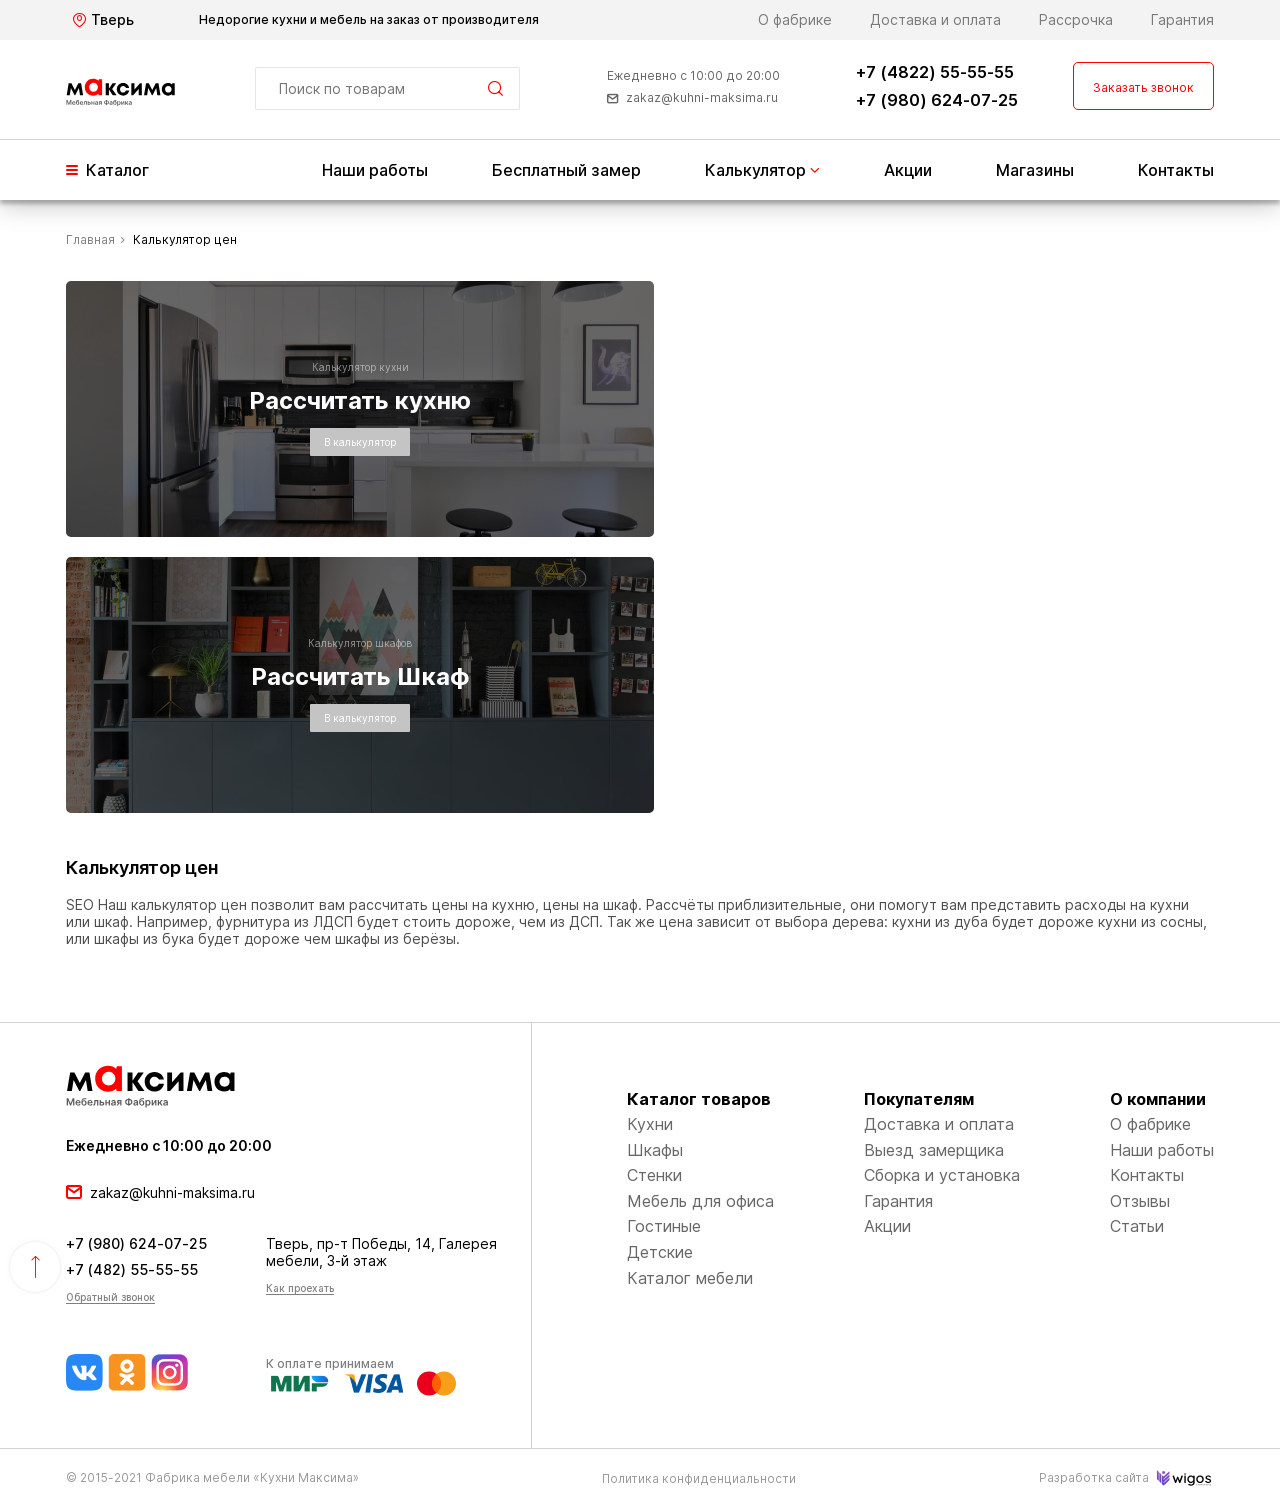
<file: home_calc.html>
<!DOCTYPE html>
<html lang="ru">
  <head>
    <meta charset="UTF-8">
    <meta name="viewport" content="width=device-width, initial-scale=1, minimum-scale=1, maximum-scale=1">
    <title>Главная / Калькулятор</title>
    <link rel="stylesheet" href="css/main.min.css">
    <link rel="stylesheet" href="css/libs.min.css">
  </head>
  <body>
    <header class="header">
      <div class="header__top">
        <div class="container">
          <button class="header__top-change" type="button" data-modal-target="modal_change_locale"><i class="icon-locale"></i><span class="text">Тверь</span></button>
          <div class="header__top-text">
            <p>Недорогие кухни и мебель на заказ от производителя</p>
          </div>
          <div class="header__top-nav">
            <ul>
              <li><a href="#">О фабрике</a></li>
              <li><a href="#">Доставка и оплата</a></li>
              <li><a href="#">Рассрочка</a></li>
              <li><a href="#">Гарантия</a></li>
            </ul>
          </div>
        </div>
      </div>
      <div class="header__center">
        <div class="container">
          <button class="header__center-burger" type="button" data-modal-target="modal_smart_menu"><span class="line"></span><span class="line"></span><span class="line"></span></button>
          <div class="header__center-logo"><a href="/"><img src="./img/logo.svg" alt="logo"></a></div>
          <div class="header__center-search">
            <form class="form_search" action="#">
              <input class="form_search-field" type="text" placeholder="Поиск по товарам">
              <button class="form_search-button" type="submit"><i class="icon-loupe"></i></button>
            </form>
            <button class="form_search_smart_target" type="button" data-modal-target="modal_search"><i class="icon-loupe"></i></button>
          </div>
          <div class="header__center-contact">
            <ul>
              <li>Ежедневно с 10:00 до 20:00</li>
              <li><a href="mailto:zakaz@kuhni-maksima.ru"><i class="icon-mail"></i>zakaz@kuhni-maksima.ru</a></li>
            </ul>
          </div>
          <div class="header__center-phone">
            <ul>
              <li><a href="tel:74822555555">+7 (4822) 55-55-55</a></li>
              <li><a href="tel:79806240725">+7 (980) 624-07-25</a></li>
            </ul>
          </div>
          <div class="header__center-button">
            <button class="button-red-border" type="button"><span>Заказать звонок  </span></button>
          </div>
        </div>
      </div>
      <nav class="header__nav">
        <div class="container">
          <ul>
            <li><a href="#" data-modal-target="modal_catalog">
                <div class="burger"><span class="line"></span><span class="line"></span><span class="line"></span></div>Каталог<i class="icon-arrow-bottom"></i></a></li>
            <li><a href="#">Наши работы</a></li>
            <li><a href="#">Бесплатный замер</a></li>
            <li class="drop-menu"><a href="#">Калькулятор<i class="icon-arrow-bottom"></i></a>
              <ul class="drop-menu-content">
                <li><a href="#">Расчёт кухонь</a></li>
                <li><a href="#">Расчёт шкафов</a></li>
              </ul>
            </li>
            <li><a href="#">Акции</a></li>
            <li class="smart-first"><a href="#">Магазины</a>
              <button class="header__nav-button" type="button"><i class="icon-drop-list"></i></button>
              <ul class="drop-menu-content" id="smart_drop_menu">
                <li><a href="#">Расчёт кухонь</a></li>
                <li><a href="#">Расчёт шкафов</a></li>
              </ul>
            </li>
            <li class="smart-last"><a href="#">Контакты</a></li>
          </ul>
        </div>
      </nav>
    </header>
    <div class="breadcrumbs">
      <div class="container">
        <div class="breadcrumbs__items"><a href="/">Главная</a><span>Калькулятор цен</span></div>
      </div>
    </div>
    <div class="wrap_calc">
      <div class="container">
        <div class="flex flex-wrap flex-between">
          <div class="calc_item">
            <div class="calc_item__image"><img src="./img/calc/item1.jpg" alt="image"></div>
            <div class="calc_item__text"><span class="subtitle">Калькулятор кухни</span>
              <h2 class="title-24">Рассчитать кухню</h2><a class="button-gray" href="#"><span>В калькулятор</span></a>
            </div>
          </div>
          <div class="calc_item">
            <div class="calc_item__image"><img src="./img/calc/item2.jpg" alt="image"></div>
            <div class="calc_item__text"><span class="subtitle">Калькулятор шкафов</span>
              <h2 class="title-24">Рассчитать Шкаф</h2><a class="button-gray" href="#"><span>В калькулятор</span></a>
            </div>
          </div>
        </div>
        <div class="section-header">
          <h1 class="title-18">Калькулятор цен</h1>
          <p>SEO Наш калькулятор цен позволит вам рассчитать цены на кухню, цены на шкаф. Рассчёты приблизительные, они помогут вам представить расходы на кухни или шкаф. Например, фурнитура из ЛДСП будет стоить дороже, чем из ДСП. Так же цена зависит от выбора дерева: кухни из дуба будет дороже кухни из сосны, или шкафы из бука будет дороже чем шкафы из берёзы.</p>
        </div>
      </div>
    </div>
    <footer class="footer">
      <div class="footer__arrow-top" id="scroll_top"><i class="icon-arrow-top"></i></div>
      <div class="footer__top">
        <div class="container">
          <div class="footer__top-left"><a class="logo" href="/"><img src="./img/logo.svg" alt="logo"></a><b class="time">Ежедневно с 10:00 до 20:00</b><a class="mail" href="mailto:zakaz@kuhni-maksima.ru"><i class="icon-mail"></i>zakaz@kuhni-maksima.ru</a>
            <div class="links">
              <div class="links__left">
                <ul>
                  <li><a href="tel:79806240725"><b>+7 (980) 624-07-25</b></a></li>
                  <li><a href="tel:74822555555"><b>+7 (482) 55-55-55</b></a></li>
                  <li><a href="#">Обратный звонок</a></li>
                </ul>
              </div>
              <div class="links__right">
                <ul>
                  <li>Тверь, пр-т Победы, 14, Галерея мебели, 3-й этаж</li>
                  <li><a href="tel:74822555555">Как проехать</a></li>
                </ul>
              </div>
            </div>
            <div class="links">
              <div class="links__left">
                <div class="social"><a href="#"><img src="./img/vk.png" alt="image"></a><a href="#"><img src="./img/ok.png" alt="image"></a><a href="#"><img src="./img/instagram.png" alt="image"></a></div>
              </div>
              <div class="links__right">
                <div class="pay"><span>К оплате принимаем</span>
                  <div class="pay__images"><img src="./img/pay-mir.png" alt="image"><img src="./img/pay-visa.png" alt="image"><img src="./img/pay-master.png" alt="image"></div>
                </div>
              </div>
            </div>
          </div>
          <div class="footer__top-right">
            <ul>
              <li>Каталог товаров</li>
              <li> <a href="#">Кухни</a></li>
              <li> <a href="#">Шкафы</a></li>
              <li> <a href="#">Стенки</a></li>
              <li> <a href="#">Мебель для офиса</a></li>
              <li> <a href="#">Гостиные</a></li>
              <li> <a href="#">Детские</a></li>
              <li> <a href="#">Каталог мебели</a></li>
            </ul>
            <ul>
              <li>Покупателям</li>
              <li> <a href="#">Доставка и оплата</a></li>
              <li> <a href="#">Выезд замерщика</a></li>
              <li> <a href="#">Сборка и установка</a></li>
              <li> <a href="#">Гарантия</a></li>
              <li> <a href="#">Акции</a></li>
            </ul>
            <ul>
              <li>О компании</li>
              <li> <a href="#">О фабрике</a></li>
              <li> <a href="#">Наши работы</a></li>
              <li> <a href="#">Контакты</a></li>
              <li> <a href="#">Отзывы</a></li>
              <li> <a href="#">Статьи</a></li>
            </ul>
          </div>
        </div>
      </div>
      <div class="footer__bottom">
        <div class="container">
          <div class="footer__bottom_left">
            <p>© 2015-2021 Фабрика мебели «Кухни Максима»</p>
          </div>
          <div class="footer__bottom_center"><a href="#">Политика конфиденциальности</a></div>
          <div class="footer__bottom_right"><a class="logo" href="#"><span>Разработка сайта </span><img src="./img/logo-wigos.png" alt="logo"></a></div>
        </div>
      </div>
    </footer>
    <div class="smart_menu modal_content" id="modal_smart_menu">
      <div class="modal_content__overlay"></div>
      <div class="smart_menu__wrap">
        <div class="smart_menu__header">
          <button class="smart_menu__header-locale" type="button" data-modal-target="modal_change_locale"><i class="icon-locale"></i><span class="text">Тверь</span></button>
          <button class="modal_close" type="button"><svg width="15" height="15" viewBox="0 0 15 15" fill="none" xmlns="http://www.w3.org/2000/svg">
<path d="M1 1L14 14" stroke="black"/>
<path d="M14 1L1 14" stroke="black"/>
</svg>
          </button>
        </div>
        <div class="smart_menu__nav">
          <ul>
            <li><a href="#">Наши работы</a></li>
            <li><a href="#">Бесплатный замер</a></li>
            <li><a href="#">Калькулятор<i class="icon-arrow-bottom"></i></a>
              <ul class="smart-drop-menu-content">
                <li><a href="#">Расчёт кухонь</a></li>
                <li><a href="#">Расчёт шкафов</a></li>
              </ul>
            </li>
            <li><a href="#">Акции</a></li>
            <li><a href="#">Магазины</a></li>
            <li><a href="#">Контакты</a></li>
          </ul>
        </div>
        <div class="smart_menu__foot">
          <ul>
            <li><a href="#">О фабрике</a></li>
            <li><a href="#">Доставка и оплата</a></li>
            <li><a href="#">Рассрочка</a></li>
            <li><a href="#">Гарантия</a></li>
          </ul>
        </div>
      </div>
    </div>
    <div class="modal_content modal_static" id="modal_search">
      <div class="modal_content__wrap">
        <div class="modal_content__header"><b class="title">Поиск</b>
          <button class="modal_close" type="button"><svg width="15" height="15" viewBox="0 0 15 15" fill="none" xmlns="http://www.w3.org/2000/svg">
<path d="M1 1L14 14" stroke="black"/>
<path d="M14 1L1 14" stroke="black"/>
</svg>
          </button>
        </div>
        <div class="modal_content__box" data-simplebar>
          <input class="field" type="text" placeholder="Что бы хотели найти?"><b class="title">Вот что мы нашли:</b>
          <div class="smart_search_item"><img src="./img/models/item2.jpg" alt="image">
            <div class="text"><b>Кухня «Лайк-вейт»</b><span>от 22 000 ₽ пог. м</span></div>
          </div>
          <div class="smart_search_item"><img src="./img/models/item4.jpg" alt="image">
            <div class="text"><b>Кухня «Джейсон Юнион»</b><span>от 120 000 ₽ пог. м</span></div>
          </div>
          <div class="smart_search_item"><img src="./img/models/item3.jpg" alt="image">
            <div class="text"><b>Кухня «Мегакедр»</b><span>от 500 000 ₽ пог. м</span></div>
          </div>
          <div class="smart_search_item"><img src="./img/models/item2.jpg" alt="image">
            <div class="text"><b>Кухня «Лайк-вейт»</b><span>от 22 000 ₽ пог. м</span></div>
          </div>
          <div class="smart_search_item"><img src="./img/models/item4.jpg" alt="image">
            <div class="text"><b>Кухня «Джейсон Юнион»</b><span>от 120 000 ₽ пог. м</span></div>
          </div>
          <div class="smart_search_item"><img src="./img/models/item3.jpg" alt="image">
            <div class="text"><b>Кухня «Мегакедр»</b><span>от 500 000 ₽ пог. м </span></div>
          </div>
        </div>
      </div>
    </div>
    <div class="modal_content" id="modal_favorite">
      <div class="modal_content__bg">
        <div class="modal_content__header"><b class="title">Избранное</b>
          <button class="modal_close" type="button"><svg width="10" height="10" viewBox="0 0 10 10" fill="none" xmlns="http://www.w3.org/2000/svg">
<path d="M1 1L9 9" stroke="black"/>
<path d="M9 1L1 9" stroke="black"/>
</svg>
          </button>
        </div>
        <div class="modal_content__favorites">
          <div class="item">
            <div class="item__left"><img src="./img/models/item2.jpg" alt="image"></div>
            <div class="item__right">
              <div class="top"><b>Кухня «Джейсон Юнион»</b><span>от 120 000 ₽ пог. м</span></div>
              <div class="bottom"><a href="#">Перейти к заказу</a>
                <button class="favorite_trash" type="button"><svg width="6" height="8" viewBox="0 0 6 8" fill="none" xmlns="http://www.w3.org/2000/svg">
<path d="M1 2.33329H0.666667V6.66663C0.666667 6.84344 0.736905 7.01301 0.861929 7.13803C0.986953 7.26305 1.15652 7.33329 1.33333 7.33329H4.66667C4.84348 7.33329 5.01305 7.26305 5.13807 7.13803C5.2631 7.01301 5.33333 6.84344 5.33333 6.66663V2.33329H1ZM2.33333 6.33329H1.66667V3.33329H2.33333V6.33329ZM4.33333 6.33329H3.66667V3.33329H4.33333V6.33329ZM4.53933 1.33329L4 0.666626H2L1.46067 1.33329H0V1.99996H6V1.33329H4.53933Z" fill="#595959"/>
</svg>
                </button>
              </div>
            </div>
          </div>
          <div class="item">
            <div class="item__left"><img src="./img/models/item3.jpg" alt="image"></div>
            <div class="item__right">
              <div class="top"><b>Кухня «Джейсон Юнион»</b><span>от 120 000 ₽ пог. м</span></div>
              <div class="bottom"><a href="#">Перейти к заказу</a>
                <button class="favorite_trash" type="button"><svg width="6" height="8" viewBox="0 0 6 8" fill="none" xmlns="http://www.w3.org/2000/svg">
<path d="M1 2.33329H0.666667V6.66663C0.666667 6.84344 0.736905 7.01301 0.861929 7.13803C0.986953 7.26305 1.15652 7.33329 1.33333 7.33329H4.66667C4.84348 7.33329 5.01305 7.26305 5.13807 7.13803C5.2631 7.01301 5.33333 6.84344 5.33333 6.66663V2.33329H1ZM2.33333 6.33329H1.66667V3.33329H2.33333V6.33329ZM4.33333 6.33329H3.66667V3.33329H4.33333V6.33329ZM4.53933 1.33329L4 0.666626H2L1.46067 1.33329H0V1.99996H6V1.33329H4.53933Z" fill="#595959"/>
</svg>
                </button>
              </div>
            </div>
          </div>
          <div class="item">
            <div class="item__left"><img src="./img/models/item4.jpg" alt="image"></div>
            <div class="item__right">
              <div class="top"><b>Кухня «Джейсон Юнион»</b><span>от 120 000 ₽ пог. м</span></div>
              <div class="bottom"><a href="#">Перейти к заказу</a>
                <button class="favorite_trash" type="button"><svg width="6" height="8" viewBox="0 0 6 8" fill="none" xmlns="http://www.w3.org/2000/svg">
<path d="M1 2.33329H0.666667V6.66663C0.666667 6.84344 0.736905 7.01301 0.861929 7.13803C0.986953 7.26305 1.15652 7.33329 1.33333 7.33329H4.66667C4.84348 7.33329 5.01305 7.26305 5.13807 7.13803C5.2631 7.01301 5.33333 6.84344 5.33333 6.66663V2.33329H1ZM2.33333 6.33329H1.66667V3.33329H2.33333V6.33329ZM4.33333 6.33329H3.66667V3.33329H4.33333V6.33329ZM4.53933 1.33329L4 0.666626H2L1.46067 1.33329H0V1.99996H6V1.33329H4.53933Z" fill="#595959"/>
</svg>
                </button>
              </div>
            </div>
          </div>
          <div class="item">
            <div class="item__left"><img src="./img/models/item2.jpg" alt="image"></div>
            <div class="item__right">
              <div class="top"><b>Кухня «Джейсон Юнион»</b><span>от 120 000 ₽ пог. м</span></div>
              <div class="bottom"><a href="#">Перейти к заказу</a>
                <button class="favorite_trash" type="button"><svg width="6" height="8" viewBox="0 0 6 8" fill="none" xmlns="http://www.w3.org/2000/svg">
<path d="M1 2.33329H0.666667V6.66663C0.666667 6.84344 0.736905 7.01301 0.861929 7.13803C0.986953 7.26305 1.15652 7.33329 1.33333 7.33329H4.66667C4.84348 7.33329 5.01305 7.26305 5.13807 7.13803C5.2631 7.01301 5.33333 6.84344 5.33333 6.66663V2.33329H1ZM2.33333 6.33329H1.66667V3.33329H2.33333V6.33329ZM4.33333 6.33329H3.66667V3.33329H4.33333V6.33329ZM4.53933 1.33329L4 0.666626H2L1.46067 1.33329H0V1.99996H6V1.33329H4.53933Z" fill="#595959"/>
</svg>
                </button>
              </div>
            </div>
          </div>
          <div class="item">
            <div class="item__left"><img src="./img/models/item3.jpg" alt="image"></div>
            <div class="item__right">
              <div class="top"><b>Кухня «Джейсон Юнион»</b><span>от 120 000 ₽ пог. м</span></div>
              <div class="bottom"><a href="#">Перейти к заказу</a>
                <button class="favorite_trash" type="button"><svg width="6" height="8" viewBox="0 0 6 8" fill="none" xmlns="http://www.w3.org/2000/svg">
<path d="M1 2.33329H0.666667V6.66663C0.666667 6.84344 0.736905 7.01301 0.861929 7.13803C0.986953 7.26305 1.15652 7.33329 1.33333 7.33329H4.66667C4.84348 7.33329 5.01305 7.26305 5.13807 7.13803C5.2631 7.01301 5.33333 6.84344 5.33333 6.66663V2.33329H1ZM2.33333 6.33329H1.66667V3.33329H2.33333V6.33329ZM4.33333 6.33329H3.66667V3.33329H4.33333V6.33329ZM4.53933 1.33329L4 0.666626H2L1.46067 1.33329H0V1.99996H6V1.33329H4.53933Z" fill="#595959"/>
</svg>
                </button>
              </div>
            </div>
          </div>
          <div class="item">
            <div class="item__left"><img src="./img/models/item4.jpg" alt="image"></div>
            <div class="item__right">
              <div class="top"><b>Кухня «Джейсон Юнион»</b><span>от 120 000 ₽ пог. м</span></div>
              <div class="bottom"><a href="#">Перейти к заказу</a>
                <button class="favorite_trash" type="button"><svg width="6" height="8" viewBox="0 0 6 8" fill="none" xmlns="http://www.w3.org/2000/svg">
<path d="M1 2.33329H0.666667V6.66663C0.666667 6.84344 0.736905 7.01301 0.861929 7.13803C0.986953 7.26305 1.15652 7.33329 1.33333 7.33329H4.66667C4.84348 7.33329 5.01305 7.26305 5.13807 7.13803C5.2631 7.01301 5.33333 6.84344 5.33333 6.66663V2.33329H1ZM2.33333 6.33329H1.66667V3.33329H2.33333V6.33329ZM4.33333 6.33329H3.66667V3.33329H4.33333V6.33329ZM4.53933 1.33329L4 0.666626H2L1.46067 1.33329H0V1.99996H6V1.33329H4.53933Z" fill="#595959"/>
</svg>
                </button>
              </div>
            </div>
          </div>
        </div>
      </div>
    </div>
    <div class="modal_content modal_catalog" id="modal_catalog">
      <div class="modal_content__sect-header"><b>Каталог</b>
        <button class="modal_close" type="button"><svg width="13" height="13" viewBox="0 0 13 13" fill="none" xmlns="http://www.w3.org/2000/svg">
<path d="M1 1L12 12" stroke="black"/>
<path d="M12 1L1 12" stroke="black"/>
</svg>
        </button>
      </div>
      <div class="modal_content__wrap">
        <div class="aside">
          <div class="aside__item">
            <button class="aside__item-header" type="button">
              <div class="text">
                <div class="image"><img src="./img/icons/kitchens.svg" alt="image"></div><b>Кухни</b>
              </div><i class="icon-arrow-bottom"></i>
            </button>
            <div class="aside__item-content">
              <div class="item">
                <div class="title"><b>Цвет кухни</b><i class="icon-arrow-bottom"></i></div>
                <div class="content">
                  <label class="field-checked type-square">
                    <input type="checkbox" name="check1"><span class="check"></span><span class="text">Белый</span>
                  </label>
                  <label class="field-checked type-square">
                    <input type="checkbox" name="check2"><span class="check"></span><span class="text">Чёрный</span>
                  </label>
                  <label class="field-checked type-square">
                    <input type="checkbox" name="check3"><span class="check"></span><span class="text">Красный</span>
                  </label>
                  <label class="field-checked type-square">
                    <input type="checkbox" name="check4"><span class="check"></span><span class="text">Синий</span>
                  </label>
                  <label class="field-checked type-square">
                    <input type="checkbox" name="check5"><span class="check"></span><span class="text">Зеленый</span>
                  </label>
                  <label class="field-checked type-square">
                    <input type="checkbox" name="check6"><span class="check"></span><span class="text">Фиолетовый</span>
                  </label>
                  <label class="field-checked type-square">
                    <input type="checkbox" name="check7"><span class="check"></span><span class="text">Оранжевый</span>
                  </label>
                  <label class="field-checked type-square">
                    <input type="checkbox" name="check8"><span class="check"></span><span class="text">Серый</span>
                  </label>
                  <label class="field-checked type-square">
                    <input type="checkbox" name="check9"><span class="check"></span><span class="text">Глянцевый</span>
                  </label>
                  <label class="field-checked type-square">
                    <input type="checkbox" name="check10"><span class="check"></span><span class="text">Металлик</span>
                  </label>
                  <label class="field-checked type-square">
                    <input type="checkbox" name="check11"><span class="check"></span><span class="text">Венге</span>
                  </label>
                  <label class="field-checked type-square">
                    <input type="checkbox" name="check12"><span class="check"></span><span class="text">Орех</span>
                  </label>
                  <label class="field-checked type-square">
                    <input type="checkbox" name="check13"><span class="check"></span><span class="text">Двуцветные</span>
                  </label>
                </div>
              </div>
              <div class="item">
                <div class="title"><b>Форма кухни</b><i class="icon-arrow-bottom"></i></div>
                <div class="content">
                  <label class="field-checked type-circle">
                    <input type="checkbox" name="check14"><span class="check"></span><span class="text">Угловые</span>
                  </label>
                  <label class="field-checked type-circle">
                    <input type="checkbox" name="check15"><span class="check"></span><span class="text">Прямые</span>
                  </label>
                  <label class="field-checked type-circle">
                    <input type="checkbox" name="check16"><span class="check"></span><span class="text">Модульные</span>
                  </label>
                  <label class="field-checked type-circle">
                    <input type="checkbox" name="check17"><span class="check"></span><span class="text">Встроенные</span>
                  </label>
                  <label class="field-checked type-circle">
                    <input type="checkbox" name="check18"><span class="check"></span><span class="text">Г-образные</span>
                  </label>
                  <label class="field-checked type-circle">
                    <input type="checkbox" name="check19"><span class="check"></span><span class="text">П-образные</span>
                  </label>
                  <label class="field-checked type-circle">
                    <input type="checkbox" name="check20"><span class="check"></span><span class="text">Островные</span>
                  </label>
                  <label class="field-checked type-circle">
                    <input type="checkbox" name="check21"><span class="check"></span><span class="text">С барной стойкой</span>
                  </label>
                </div>
              </div>
              <div class="item">
                <div class="title"><b>Стоимость кухни</b><i class="icon-arrow-bottom"></i></div>
                <div class="content"></div>
              </div>
              <div class="item">
                <div class="title"><b>Форма кухни</b><i class="icon-arrow-bottom"></i></div>
                <div class="content"></div>
              </div>
              <div class="item">
                <div class="title"><b>Материал</b><i class="icon-arrow-bottom"></i></div>
                <div class="content"></div>
              </div>
              <div class="item">
                <div class="title"><b>Стиль</b><i class="icon-arrow-bottom"></i></div>
                <div class="content"></div>
              </div>
              <div class="item">
                <div class="title"><b>Размеры</b><i class="icon-arrow-bottom"></i></div>
                <div class="content"></div>
              </div>
            </div>
          </div>
          <div class="aside__item">
            <button class="aside__item-header" type="button">
              <div class="text">
                <div class="image"><img src="./img/icons/wardrobe.svg" alt="image"></div><b>Шкафы</b>
              </div><i class="icon-arrow-bottom"></i>
            </button>
            <div class="aside__item-content">
              <label class="field-checked type-circle">
                <input type="checkbox" name="check17"><span class="check"></span><span class="text">Шкафы-купе</span>
              </label>
              <label class="field-checked type-circle">
                <input type="checkbox" name="check18"><span class="check"></span><span class="text">Шкафы распашные</span>
              </label>
              <label class="field-checked type-circle">
                <input type="checkbox" name="check19"><span class="check"></span><span class="text">Шкафы угловые</span>
              </label>
              <label class="field-checked type-circle">
                <input type="checkbox" name="check20"><span class="check"></span><span class="text">Шкафы-встроенные</span>
              </label>
              <label class="field-checked type-circle">
                <input type="checkbox" name="check21"><span class="check"></span><span class="text">Гардеробные</span>
              </label>
            </div>
          </div>
          <div class="aside__item">
            <button class="aside__item-header" type="button">
              <div class="text">
                <div class="image"><img src="./img/icons/furniture.svg" alt="image"></div><b>Мебель для прихожей</b>
              </div><i class="icon-arrow-bottom"></i>
            </button>
            <div class="aside__item-content"></div>
          </div>
          <div class="aside__item">
            <button class="aside__item-header" type="button">
              <div class="text">
                <div class="image"><img src="./img/icons/walls.svg" alt="image"></div><b>Стенки для гостиной</b>
              </div><i class="icon-arrow-bottom"></i>
            </button>
            <div class="aside__item-content"></div>
          </div>
          <div class="aside__item">
            <button class="aside__item-header" type="button">
              <div class="text">
                <div class="image"><img src="./img/icons/double-bed.svg" alt="image"></div><b>Мебель для спальни</b>
              </div><i class="icon-arrow-bottom"></i>
            </button>
            <div class="aside__item-content"></div>
          </div>
          <div class="aside__item">
            <button class="aside__item-header" type="button">
              <div class="text">
                <div class="image"><img src="./img/icons/furniture-double.svg" alt="image"></div><b>Мебель для детской</b>
              </div><i class="icon-arrow-bottom"></i>
            </button>
            <div class="aside__item-content"></div>
          </div>
          <div class="aside__item">
            <button class="aside__item-header" type="button">
              <div class="text">
                <div class="image"><img src="./img/icons/bedside-table.svg" alt="image"></div><b>Комоды и тумбы</b>
              </div><i class="icon-arrow-bottom"></i>
            </button>
            <div class="aside__item-content"></div>
          </div>
          <div class="aside__item">
            <button class="aside__item-header" type="button">
              <div class="text">
                <div class="image"><img src="./img/icons/commercial-furniture.svg" alt="image"></div><b>Торговая мебель</b>
              </div><i class="icon-arrow-bottom"></i>
            </button>
            <div class="aside__item-content"></div>
          </div>
          <div class="aside__item">
            <button class="aside__item-header" type="button">
              <div class="text">
                <div class="image"><img src="./img/icons/office-furniture.svg" alt="image"></div><b>Мебель для Офиса</b>
              </div><i class="icon-arrow-bottom"></i>
            </button>
            <div class="aside__item-content"></div>
          </div>
        </div>
      </div>
    </div>
    <div class="modal_content modal_static modal_change_city" id="modal_change_locale">
      <div class="modal_content__wrap">
        <div class="modal_content__header"><b class="title">Ваш город</b>
          <button class="modal_close" type="button"><svg width="15" height="15" viewBox="0 0 15 15" fill="none" xmlns="http://www.w3.org/2000/svg">
<path d="M1 1L14 14" stroke="black"/>
<path d="M14 1L1 14" stroke="black"/>
</svg>
          </button>
        </div>
        <div class="modal_content__box" data-simplebar>
          <div class="smart_menu__header-locale"><i class="icon-locale"></i><span class="text">Тверь</span></div><b class="title">Выбрать другой город</b>
          <input class="field" type="text" placeholder="Поиск города">
          <div class="list_checked">
            <label class="list_checked__item">
              <input type="radio" name="radio1" checked>
              <div class="check"><i class="icon-check"></i></div><b>Тверь</b>
            </label>
            <label class="list_checked__item">
              <input type="radio" name="radio1">
              <div class="check"><i class="icon-check"></i></div><b>Москва</b>
            </label>
            <label class="list_checked__item">
              <input type="radio" name="radio1">
              <div class="check"><i class="icon-check"></i></div><b>Краснодар</b>
            </label>
            <label class="list_checked__item">
              <input type="radio" name="radio1">
              <div class="check"><i class="icon-check"></i></div><b>Сочи</b>
            </label>
            <label class="list_checked__item">
              <input type="radio" name="radio1">
              <div class="check"><i class="icon-check"></i></div><b>Санкт-Петербург</b>
            </label>
            <label class="list_checked__item">
              <input type="radio" name="radio1">
              <div class="check"><i class="icon-check"></i></div><b>Тверь</b>
            </label>
            <label class="list_checked__item">
              <input type="radio" name="radio1">
              <div class="check"><i class="icon-check"></i></div><b>Москва</b>
            </label>
            <label class="list_checked__item">
              <input type="radio" name="radio1">
              <div class="check"><i class="icon-check"></i></div><b>Краснодар</b>
            </label>
            <label class="list_checked__item">
              <input type="radio" name="radio1">
              <div class="check"><i class="icon-check"></i></div><b>Сочи</b>
            </label>
            <label class="list_checked__item">
              <input type="radio" name="radio1">
              <div class="check"><i class="icon-check"></i></div><b>Санкт-Петербург</b>
            </label>
          </div>
        </div>
      </div>
    </div><svg display="none">
<defs>
<g id="img-clamp">
<g xmlns="http://www.w3.org/2000/svg" clip-path="url(#clip0)"><path fill="#595959" d="M0.47376 6.16072C0.211784 6.16072 0 5.94893 0 5.68696C0 3.33557 1.91272 1.42285 4.2641 1.42285C4.52608 1.42285 4.73786 1.63464 4.73786 1.89661C4.73786 2.15859 4.52608 2.37046 4.2641 2.37046C2.43578 2.37046 0.947608 3.85863 0.947608 5.68696C0.947608 5.94893 0.735825 6.16072 0.47376 6.16072Z"/><path fill="#595959" d="M13.2671 6.16017H4.26417C4.00219 6.16017 3.79041 5.94838 3.79041 5.68641C3.79041 5.42443 4.00219 5.21265 4.26417 5.21265H13.2671C13.5291 5.21265 13.7409 5.42443 13.7409 5.68641C13.7409 5.94838 13.5291 6.16017 13.2671 6.16017Z"/><path fill="#595959" d="M13.2671 2.37037H4.26417C4.00219 2.37037 3.79041 2.15859 3.79041 1.89661C3.79041 1.63464 4.00219 1.42285 4.26417 1.42285H13.2671C13.5291 1.42285 13.7409 1.63464 13.7409 1.89661C13.7409 2.15859 13.5291 2.37037 13.2671 2.37037Z"/><path fill="#595959" d="M13.2642 6.16018C13.0022 6.16018 12.7904 5.9484 12.7904 5.68642C12.7904 5.42445 13.0022 5.21266 13.2642 5.21266C14.0478 5.21266 14.6855 4.57491 14.6855 3.79174C14.6855 3.00812 14.0478 2.37037 13.2642 2.37037C13.0022 2.37037 12.7904 2.15859 12.7904 1.89661C12.7904 1.63464 13.0022 1.42285 13.2642 1.42285C14.5704 1.42285 15.6331 2.48559 15.6331 3.79183C15.6331 5.09807 14.5704 6.16018 13.2642 6.16018Z"/><path fill="#595959" d="M4.2641 24.1575C1.91272 24.1575 0 22.2448 0 19.8934C0 19.6315 0.211784 19.4197 0.47376 19.4197C0.735736 19.4197 0.94752 19.6315 0.94752 19.8934C0.94752 21.7218 2.43569 23.2099 4.26402 23.2099C4.52599 23.2099 4.73778 23.4217 4.73778 23.6837C4.73778 23.9457 4.52608 24.1575 4.2641 24.1575Z"/><path fill="#595959" d="M13.2671 20.3679H4.26417C4.00219 20.3679 3.79041 20.1561 3.79041 19.8942C3.79041 19.6322 4.00219 19.4204 4.26417 19.4204H13.2671C13.5291 19.4204 13.7409 19.6322 13.7409 19.8942C13.7409 20.1561 13.5291 20.3679 13.2671 20.3679Z"/><path fill="#595959" d="M13.2671 24.1577H4.26417C4.00219 24.1577 3.79041 23.9459 3.79041 23.684C3.79041 23.422 4.00219 23.2102 4.26417 23.2102H13.2671C13.5291 23.2102 13.7409 23.422 13.7409 23.684C13.7409 23.9459 13.5291 24.1577 13.2671 24.1577Z"/><path fill="#595959" d="M13.2642 24.1577C13.0022 24.1577 12.7904 23.946 12.7904 23.684C12.7904 23.422 13.0022 23.2102 13.2642 23.2102C14.0478 23.2102 14.6855 22.5725 14.6855 21.7893C14.6855 21.0057 14.0478 20.3679 13.2642 20.3679C13.0022 20.3679 12.7904 20.1561 12.7904 19.8942C12.7904 19.6322 13.0022 19.4204 13.2642 19.4204C14.5704 19.4204 15.6331 20.4831 15.6331 21.7894C15.6331 23.0956 14.5704 24.1577 13.2642 24.1577Z"/><path fill="#595959" d="M0.47376 20.3672C0.211784 20.3672 0 20.1554 0 19.8935V5.68689C0 5.42492 0.211784 5.21313 0.47376 5.21313C0.735736 5.21313 0.94752 5.42492 0.94752 5.68689V19.8935C0.947609 20.1554 0.735825 20.3672 0.47376 20.3672Z"/><path fill="#595959" d="M4.26417 20.3677C4.00219 20.3677 3.79041 20.1559 3.79041 19.894V5.68641C3.79041 5.42443 4.00219 5.21265 4.26417 5.21265C4.52614 5.21265 4.73793 5.42443 4.73793 5.68641V19.894C4.73793 20.1559 4.52614 20.3677 4.26417 20.3677Z"/><path fill="#595959" d="M2.36707 16.1041C2.10509 16.1041 1.89331 15.8923 1.89331 15.6303V9.95008C1.89331 9.6881 2.10509 9.47632 2.36707 9.47632C2.62905 9.47632 2.84083 9.6881 2.84083 9.95008V15.6303C2.84092 15.8923 2.62914 16.1041 2.36707 16.1041Z"/><path fill="#595959" d="M13.2671 20.3679C13.0051 20.3679 12.7933 20.1561 12.7933 19.8941V15.1691C12.7933 14.9071 13.0051 14.6953 13.2671 14.6953C13.5291 14.6953 13.7409 14.9071 13.7409 15.1691V19.8941C13.7409 20.1561 13.5291 20.3679 13.2671 20.3679Z"/><path fill="#595959" d="M11.3709 20.3679C11.1089 20.3679 10.8971 20.1561 10.8971 19.8941V15.1691C10.8971 14.9071 11.1089 14.6953 11.3709 14.6953C11.6328 14.6953 11.8446 14.9071 11.8446 15.1691V19.8941C11.8446 20.1561 11.6328 20.3679 11.3709 20.3679Z"/><path fill="#595959" d="M13.2661 15.6431H11.3718C11.1099 15.6431 10.8981 15.4313 10.8981 15.1693C10.8981 14.9073 11.1099 14.6956 11.3718 14.6956H13.2661C13.528 14.6956 13.7398 14.9073 13.7398 15.1693C13.7398 15.4313 13.5281 15.6431 13.2661 15.6431Z"/><path fill="#595959" d="M13.74 18.9502H10.8972C10.6352 18.9502 10.4235 18.7384 10.4235 18.4764C10.4235 18.2145 10.6352 18.0027 10.8972 18.0027H13.74C14.0019 18.0027 14.2137 18.2145 14.2137 18.4764C14.2137 18.7384 14.0019 18.9502 13.74 18.9502Z"/><path fill="#595959" d="M13.74 17.5293H10.8972C10.6352 17.5293 10.4235 17.3175 10.4235 17.0555C10.4235 16.7936 10.6352 16.5818 10.8972 16.5818H13.74C14.0019 16.5818 14.2137 16.7936 14.2137 17.0555C14.2137 17.3175 14.0019 17.5293 13.74 17.5293Z"/><path fill="#595959" d="M13.2671 27.9546C13.0051 27.9546 12.7933 27.7429 12.7933 27.4809V23.684C12.7933 23.422 13.0051 23.2102 13.2671 23.2102C13.5291 23.2102 13.7409 23.422 13.7409 23.684V27.4809C13.7409 27.7429 13.5291 27.9546 13.2671 27.9546Z"/><path fill="#595959" d="M11.3709 27.9546C11.1089 27.9546 10.8971 27.7429 10.8971 27.4809V23.684C10.8971 23.422 11.1089 23.2102 11.3709 23.2102C11.6328 23.2102 11.8446 23.422 11.8446 23.684V27.4809C11.8446 27.7429 11.6328 27.9546 11.3709 27.9546Z"/><path fill="#595959" d="M12.3185 28.8998C11.5348 28.8998 10.8971 28.2625 10.8971 27.4794C10.8971 27.2174 11.1089 27.0056 11.3709 27.0056C11.6328 27.0056 11.8446 27.2174 11.8446 27.4794C11.8446 27.7405 12.0568 27.9522 12.3184 27.9522C12.5795 27.9522 12.7912 27.7405 12.7912 27.4794C12.7912 27.2174 13.003 27.0056 13.265 27.0056C13.527 27.0056 13.7388 27.2174 13.7388 27.4794C13.7389 28.2625 13.1016 28.8998 12.3185 28.8998Z"/><path fill="#595959" d="M11.3709 26.0576H5.92322C5.66125 26.0576 5.44946 25.8458 5.44946 25.5839C5.44946 25.3219 5.66125 25.1101 5.92322 25.1101H11.3709C11.6329 25.1101 11.8446 25.3219 11.8446 25.5839C11.8446 25.8458 11.6329 26.0576 11.3709 26.0576Z"/><path fill="#595959" d="M11.3709 27.4783H5.92322C5.66125 27.4783 5.44946 27.2665 5.44946 27.0045C5.44946 26.7425 5.66125 26.5308 5.92322 26.5308H11.3709C11.6329 26.5308 11.8446 26.7425 11.8446 27.0045C11.8446 27.2665 11.6329 27.4783 11.3709 27.4783Z"/><path fill="#595959" d="M5.92334 27.4783C5.26995 27.4783 4.73889 26.9472 4.73889 26.2944C4.73889 25.6415 5.27004 25.1104 5.92334 25.1104C6.18531 25.1104 6.3971 25.3221 6.3971 25.5841C6.3971 25.8461 6.18531 26.0579 5.92334 26.0579C5.79301 26.0579 5.68641 26.164 5.68641 26.2943C5.68641 26.4245 5.79301 26.5307 5.92334 26.5307C6.18531 26.5307 6.3971 26.7424 6.3971 27.0044C6.3971 27.2664 6.1854 27.4783 5.92334 27.4783Z"/><path fill="#595959" d="M18.7128 26.0576H13.2651C13.0032 26.0576 12.7914 25.8458 12.7914 25.5839C12.7914 25.3219 13.0032 25.1101 13.2651 25.1101H18.7128C18.9748 25.1101 19.1866 25.3219 19.1866 25.5839C19.1866 25.8458 18.9749 26.0576 18.7128 26.0576Z"/><path fill="#595959" d="M18.7128 27.4783H13.2651C13.0032 27.4783 12.7914 27.2665 12.7914 27.0045C12.7914 26.7425 13.0032 26.5308 13.2651 26.5308H18.7128C18.9748 26.5308 19.1866 26.7425 19.1866 27.0045C19.1866 27.2665 18.9749 27.4783 18.7128 27.4783Z"/><path fill="#595959" d="M18.7128 27.4784C18.4508 27.4784 18.239 27.2666 18.239 27.0047C18.239 26.7427 18.4508 26.5309 18.7128 26.5309C18.8431 26.5309 18.9497 26.4247 18.9497 26.2945C18.9497 26.1643 18.8431 26.0581 18.7128 26.0581C18.4508 26.0581 18.239 25.8463 18.239 25.5844C18.239 25.3224 18.4508 25.1106 18.7128 25.1106C19.3662 25.1106 19.8972 25.6417 19.8972 26.2946C19.8973 26.9474 19.3662 27.4784 18.7128 27.4784Z"/><path fill="#595959" d="M16.1079 15.6336H8.52723C8.26525 15.6336 8.05347 15.4218 8.05347 15.1598V10.4196C8.05347 10.1576 8.26525 9.9458 8.52723 9.9458H16.1078C16.3698 9.9458 16.5816 10.1576 16.5816 10.4196V15.1598C16.5817 15.4218 16.3699 15.6336 16.1079 15.6336ZM9.00108 14.686H15.6342V10.8933H9.00108V14.686Z"/><path fill="#595959" d="M29.8487 15.6336H16.1079C15.8459 15.6336 15.6342 15.4218 15.6342 15.1598V10.4196C15.6342 10.1576 15.8459 9.9458 16.1079 9.9458H29.8487C30.1107 9.9458 30.3225 10.1576 30.3225 10.4196V15.1598C30.3225 15.4218 30.1107 15.6336 29.8487 15.6336ZM16.5817 14.686H29.375V10.8933H16.5817V14.686Z"/><path fill="#595959" d="M16.1079 10.9009H8.52723C8.26525 10.9009 8.05347 10.6891 8.05347 10.4272V5.68689C8.05347 5.42492 8.26525 5.21313 8.52723 5.21313H16.1078C16.3698 5.21313 16.5816 5.42492 16.5816 5.68689V10.4272C16.5817 10.6891 16.3699 10.9009 16.1079 10.9009ZM9.00108 9.9534H15.6342V6.16065H9.00108V9.9534Z"/><path fill="#595959" d="M29.8487 10.9009H16.1079C15.8459 10.9009 15.6342 10.6891 15.6342 10.4272V5.68689C15.6342 5.42492 15.8459 5.21313 16.1079 5.21313H29.8487C30.1107 5.21313 30.3225 5.42492 30.3225 5.68689V10.4272C30.3225 10.6891 30.1107 10.9009 29.8487 10.9009ZM16.5817 9.9534H29.375V6.16065H16.5817V9.9534Z"/><path fill="#595959" d="M20.373 8.05299H16.1079C15.8459 8.05299 15.6342 7.8412 15.6342 7.57923C15.6342 7.31725 15.8459 7.10547 16.1079 7.10547H20.373C20.635 7.10547 20.8468 7.31725 20.8468 7.57923C20.8468 7.8412 20.6351 8.05299 20.373 8.05299Z"/><path fill="#595959" d="M29.8487 12.791H25.5846C25.3226 12.791 25.1108 12.5792 25.1108 12.3173C25.1108 12.0553 25.3226 11.8435 25.5846 11.8435H29.8487C30.1107 11.8435 30.3225 12.0553 30.3225 12.3173C30.3225 12.5792 30.1107 12.791 29.8487 12.791Z"/><path fill="#595959" d="M29.8487 7.57984H28.4274C28.1654 7.57984 27.9536 7.36806 27.9536 7.10608C27.9536 6.84411 28.1654 6.63232 28.4274 6.63232H29.8487C30.1107 6.63232 30.3225 6.84411 30.3225 7.10608C30.3225 7.36806 30.1107 7.57984 29.8487 7.57984Z"/><path fill="#595959" d="M17.5293 14.2124H16.1079C15.8459 14.2124 15.6342 14.0006 15.6342 13.7387C15.6342 13.4767 15.8459 13.2649 16.1079 13.2649H17.5293C17.7913 13.2649 18.003 13.4767 18.003 13.7387C18.003 14.0006 17.7913 14.2124 17.5293 14.2124Z"/></g><defs xmlns="http://www.w3.org/2000/svg"><clipPath id="clip0"><path fill="white" d="M0 0H30.323V30.323H0z"/></clipPath></defs>
</g>
<g id="img-wood">
<g xmlns="http://www.w3.org/2000/svg" clip-path="url(#clip0)"><path fill="#595959" d="M29.8488 26.1792H0.473894C0.299066 26.1792 0.138452 26.0835 0.0560122 25.9302C-0.026427 25.7769 -0.0169513 25.5905 0.0797017 25.4462L4.81759 18.3707C4.96257 18.1542 5.25632 18.0952 5.47474 18.24C5.69268 18.3848 5.75143 18.6773 5.60598 18.8943L1.35893 25.2358H28.9638L24.7167 18.8938C24.5713 18.6768 24.63 18.3844 24.848 18.2395C25.0659 18.0947 25.3597 18.1537 25.5051 18.3702L30.243 25.4457C30.3397 25.5906 30.3491 25.7764 30.2667 25.9297C30.1843 26.083 30.0236 26.1792 29.8488 26.1792Z"/><path fill="#595959" d="M29.8488 28.0661H0.473911C0.211906 28.0661 0.00012207 27.8552 0.00012207 27.5943V25.7075C0.00012207 25.4467 0.211906 25.2358 0.473911 25.2358H29.8488C30.1108 25.2358 30.3226 25.4467 30.3226 25.7075V27.5943C30.3226 27.8552 30.1108 28.0661 29.8488 28.0661ZM0.9477 27.1226H29.375V26.1792H0.9477V27.1226Z"/><path fill="#595959" d="M4.66645 26.1794C4.59822 26.1794 4.52905 26.1648 4.46272 26.1332C4.22677 26.0214 4.12633 25.7398 4.23909 25.5044L6.72317 20.3157C6.83498 20.0813 7.11594 19.9803 7.35473 20.0931C7.59067 20.2049 7.69112 20.4865 7.57836 20.7219L5.09428 25.9106C5.01326 26.0804 4.84365 26.1794 4.66645 26.1794Z"/><path fill="#595959" d="M9.5394 23.8208C9.49581 23.8208 9.45175 23.8146 9.40863 23.8024C9.15705 23.7307 9.0116 23.4694 9.08361 23.2194L9.76303 20.8608C9.83457 20.6099 10.0999 20.466 10.3486 20.5373C10.6002 20.609 10.7457 20.8703 10.6736 21.1203L9.99423 23.4788C9.93501 23.6863 9.74502 23.8208 9.5394 23.8208Z"/><path fill="#595959" d="M25.6563 26.1793C25.4791 26.1793 25.3095 26.0802 25.2285 25.9109L24.3245 24.0231C24.2117 23.7877 24.3122 23.5061 24.5481 23.3943C24.7864 23.2816 25.0674 23.3826 25.1797 23.617L26.0837 25.5047C26.1964 25.7401 26.096 26.0217 25.86 26.1335C25.7937 26.1647 25.7245 26.1793 25.6563 26.1793Z"/><path fill="#595959" d="M23.8483 22.4033C23.6711 22.4033 23.5015 22.3043 23.4204 22.1349L21.8408 18.8354C21.7281 18.6 21.8285 18.3184 22.0645 18.2066C22.3028 18.0939 22.5842 18.1948 22.696 18.4292L24.2756 21.7288C24.3884 21.9642 24.288 22.2458 24.052 22.3576C23.9857 22.3887 23.9165 22.4033 23.8483 22.4033Z"/><path fill="#595959" d="M20.7833 23.8208C20.5772 23.8208 20.3881 23.6864 20.3284 23.4788L19.649 21.1203C19.577 20.8703 19.722 20.609 19.974 20.5373C20.2237 20.4661 20.4876 20.6095 20.5596 20.8609L21.2391 23.2194C21.3111 23.4694 21.1661 23.7307 20.914 23.8024C20.8709 23.8147 20.8269 23.8208 20.7833 23.8208Z"/><path fill="#595959" d="M7.15156 20.9905H3.94828C3.68627 20.9905 3.47449 20.7797 3.47449 20.5188C3.47449 20.258 3.68627 20.0471 3.94828 20.0471H7.15156C7.41357 20.0471 7.62535 20.258 7.62535 20.5188C7.62535 20.7797 7.41309 20.9905 7.15156 20.9905Z"/><path fill="#595959" d="M28.5853 24.2925H24.7528C24.4908 24.2925 24.279 24.0817 24.279 23.8208C24.279 23.56 24.4908 23.3491 24.7528 23.3491H28.5853C28.8473 23.3491 29.059 23.56 29.059 23.8208C29.059 24.0817 28.8473 24.2925 28.5853 24.2925Z"/><path fill="#595959" d="M27.3222 22.4058H23.8493C23.5873 22.4058 23.3755 22.195 23.3755 21.9341C23.3755 21.6733 23.5873 21.4624 23.8493 21.4624H27.3222C27.5842 21.4624 27.7959 21.6733 27.7959 21.9341C27.7959 22.195 27.5842 22.4058 27.3222 22.4058Z"/><path fill="#595959" d="M14.2139 21.4622H10.2179C9.95592 21.4622 9.74414 21.2514 9.74414 20.9905C9.74414 20.7296 9.95592 20.5188 10.2179 20.5188H14.2139C14.4759 20.5188 14.6877 20.7296 14.6877 20.9905C14.6877 21.2514 14.4759 21.4622 14.2139 21.4622Z"/><path fill="#595959" d="M20.1049 21.4622H16.153C15.891 21.4622 15.6793 21.2514 15.6793 20.9905C15.6793 20.7296 15.891 20.5188 16.153 20.5188H20.1049C20.3669 20.5188 20.5787 20.7296 20.5787 20.9905C20.5787 21.2514 20.3665 21.4622 20.1049 21.4622Z"/><path fill="#595959" d="M20.7839 23.8208H9.53897C9.27697 23.8208 9.06519 23.61 9.06519 23.3491C9.06519 23.0883 9.27697 22.8774 9.53897 22.8774H20.7839C21.0459 22.8774 21.2577 23.0883 21.2577 23.3491C21.2577 23.61 21.0459 23.8208 20.7839 23.8208Z"/><path fill="#595959" d="M15.1614 22.4057C15.05 22.4057 14.9382 22.3666 14.8491 22.2888C14.5526 22.0298 7.58075 15.8769 7.58075 9.66979C7.58075 5.50843 10.9816 2.12256 15.1614 2.12256C19.3411 2.12256 22.742 5.50843 22.742 9.66979C22.742 15.8769 15.7702 22.0298 15.4736 22.2888C15.3845 22.3666 15.2727 22.4057 15.1614 22.4057ZM15.1614 3.06596C11.5037 3.06596 8.52833 6.02825 8.52833 9.66979C8.52833 14.733 13.8082 20.0208 15.1614 21.293C16.5145 20.0213 21.7944 14.733 21.7944 9.66979C21.7944 6.02825 18.819 3.06596 15.1614 3.06596Z"/><path fill="#595959" d="M12.0472 19.1038H5.21183C4.94982 19.1038 4.73804 18.893 4.73804 18.6321C4.73804 18.3713 4.94982 18.1604 5.21183 18.1604H12.0472C12.3092 18.1604 12.521 18.3713 12.521 18.6321C12.521 18.893 12.3087 19.1038 12.0472 19.1038Z"/><path fill="#595959" d="M25.1109 19.1038H18.2751C18.0131 19.1038 17.8013 18.893 17.8013 18.6321C17.8013 18.3713 18.0131 18.1604 18.2751 18.1604H25.1109C25.373 18.1604 25.5847 18.3713 25.5847 18.6321C25.5847 18.893 25.373 19.1038 25.1109 19.1038Z"/><circle cx="15.161" cy="9.685" r="2.605" fill="#595959"/></g><defs xmlns="http://www.w3.org/2000/svg"><clipPath id="clip0"><path fill="white" d="M0 0H30.323V30.189H0z"/></clipPath></defs>
</g>
<g id="img-drill">
<g xmlns="http://www.w3.org/2000/svg" clip-path="url(#clip0)"><path fill="#595959" d="M13.6791 17.0574H3.30264C2.26207 17.0574 1.41583 16.2074 1.41583 15.1623V11.3715C1.41583 10.3263 2.26207 9.47632 3.30264 9.47632H13.6791C13.94 9.47632 14.1508 9.6881 14.1508 9.95011C14.1508 10.2121 13.94 10.4239 13.6791 10.4239H3.30264C2.78235 10.4239 2.35924 10.8489 2.35924 11.3715V15.1623C2.35924 15.6848 2.78235 16.1098 3.30264 16.1098H13.6791C13.94 16.1098 14.1508 16.3216 14.1508 16.5836C14.1508 16.8456 13.94 17.0574 13.6791 17.0574Z"/><path fill="#595959" d="M13.6791 17.0574C13.4182 17.0574 13.2074 16.8456 13.2074 16.5836V9.95011C13.2074 9.6881 13.4182 9.47632 13.6791 9.47632C13.94 9.47632 14.1508 9.6881 14.1508 9.95011V16.5836C14.1508 16.8456 13.94 17.0574 13.6791 17.0574Z"/><path fill="#595959" d="M13.6791 17.0573C13.4814 17.0573 13.2974 16.9318 13.2319 16.7332C13.1493 16.485 13.2828 16.2163 13.53 16.1339L16.3612 15.1858C16.6097 15.1025 16.8753 15.237 16.9579 15.4853C17.0404 15.7335 16.9069 16.0022 16.6597 16.0846L13.8286 17.0327C13.7786 17.0493 13.7281 17.0573 13.6791 17.0573Z"/><path fill="#595959" d="M16.5103 11.371C16.4612 11.371 16.4108 11.3629 16.3612 11.3463L13.5301 10.3983C13.2834 10.3159 13.1494 10.0477 13.232 9.79896C13.3145 9.55116 13.5787 9.41613 13.8287 9.49952L16.6598 10.4476C16.9065 10.53 17.0405 10.7982 16.9579 11.0469C16.8919 11.2454 16.7079 11.371 16.5103 11.371Z"/><path fill="#595959" d="M16.5103 16.1093C16.2495 16.1093 16.0386 15.8975 16.0386 15.6355V10.8971C16.0386 10.6351 16.2495 10.4233 16.5103 10.4233C16.7712 10.4233 16.982 10.6351 16.982 10.8971V15.6355C16.982 15.8975 16.7712 16.1093 16.5103 16.1093Z"/><path fill="#595959" d="M18.3962 15.1626H16.5103C16.2495 15.1626 16.0386 14.9508 16.0386 14.6888V11.8451C16.0386 11.5831 16.2495 11.3713 16.5103 11.3713H18.3962C18.6571 11.3713 18.8679 11.5831 18.8679 11.8451V14.6888C18.8679 14.9508 18.6571 15.1626 18.3962 15.1626ZM16.982 14.215H17.9245V12.3189H16.982V14.215Z"/><path fill="#595959" d="M23.1159 13.7408H18.3961C18.1352 13.7408 17.9244 13.529 17.9244 13.267C17.9244 13.005 18.1352 12.7932 18.3961 12.7932H23.1159C23.3768 12.7932 23.5876 13.005 23.5876 13.267C23.5876 13.529 23.3768 13.7408 23.1159 13.7408Z"/><path fill="#595959" d="M6.60261 23.6895H3.30259C3.16579 23.6895 3.03608 23.6298 2.94598 23.5261C2.85683 23.4223 2.81626 23.2845 2.8356 23.1485L3.77995 16.5164C3.81297 16.2833 4.01203 16.1099 4.24693 16.1099H7.54696C7.68375 16.1099 7.81347 16.1696 7.90357 16.2733C7.99272 16.3771 8.03328 16.515 8.01394 16.6509L7.0696 23.283C7.03658 23.5161 6.83752 23.6895 6.60261 23.6895ZM3.84646 22.742H6.19365L7.00309 17.0574H4.6559L3.84646 22.742Z"/><path fill="#595959" d="M8.48944 27.9541H1.88656C1.62571 27.9541 1.41486 27.7423 1.41486 27.4803V23.2157C1.41486 22.9537 1.62571 22.7419 1.88656 22.7419H8.48944C8.75029 22.7419 8.96114 22.9537 8.96114 23.2157V27.4803C8.96114 27.7423 8.75029 27.9541 8.48944 27.9541ZM2.35826 27.0065H8.01774V23.6895H2.35826V27.0065Z"/><path fill="#595959" d="M9.4338 18.4788C9.17295 18.4788 8.9621 18.267 8.9621 18.005V16.5837C8.9621 16.3216 9.17295 16.1099 9.4338 16.1099C9.69465 16.1099 9.9055 16.3216 9.9055 16.5837V18.005C9.9055 18.267 9.69465 18.4788 9.4338 18.4788Z"/><path fill="#595959" d="M9.43383 18.4788H7.37014C7.10929 18.4788 6.89844 18.267 6.89844 18.005C6.89844 17.743 7.10929 17.5312 7.37014 17.5312H9.43383C9.69469 17.5312 9.90554 17.743 9.90554 18.005C9.90554 18.267 9.69469 18.4788 9.43383 18.4788Z"/><path fill="#595959" d="M8.48944 25.1119H1.88656C1.62571 25.1119 1.41486 24.9001 1.41486 24.6381C1.41486 24.3761 1.62571 24.1643 1.88656 24.1643H8.48944C8.75029 24.1643 8.96114 24.3761 8.96114 24.6381C8.96114 24.9001 8.75029 25.1119 8.48944 25.1119Z"/><path fill="#595959" d="M13.6791 14.6889H8.96682C8.70597 14.6889 8.49512 14.4771 8.49512 14.2151V12.32C8.49512 12.058 8.70597 11.8462 8.96682 11.8462H13.6791C13.94 11.8462 14.1508 12.058 14.1508 12.32V14.2151C14.1508 14.4771 13.94 14.6889 13.6791 14.6889ZM9.43852 13.7413H13.2074V12.7938H9.43852V13.7413Z"/><path fill="#595959" d="M26.415 30.3225H19.8102C19.5494 30.3225 19.3385 30.1107 19.3385 29.8487V0.473789C19.3385 0.211784 19.5494 0 19.8102 0H26.415C26.6758 0 26.8867 0.211784 26.8867 0.473789V29.8487C26.8867 30.1107 26.6758 30.3225 26.415 30.3225ZM20.2819 29.3749H25.9433V0.947578H20.2819V29.3749Z"/><path fill="#595959" d="M28.3019 30.3225H26.4151C26.1542 30.3225 25.9434 30.1107 25.9434 29.8487V0.473789C25.9434 0.211784 26.1542 0 26.4151 0H28.3019C28.5627 0 28.7736 0.211784 28.7736 0.473789V29.8487C28.7736 30.1107 28.5627 30.3225 28.3019 30.3225ZM26.8868 29.3749H27.8302V0.947578H26.8868V29.3749Z"/><path fill="#595959" d="M24.0547 9.95194C23.7939 9.95194 23.583 9.74015 23.583 9.47815V0.473789C23.583 0.211784 23.7939 0 24.0547 0C24.3156 0 24.5264 0.211784 24.5264 0.473789V9.47815C24.5264 9.74015 24.3156 9.95194 24.0547 9.95194Z"/><path fill="#595959" d="M21.6952 30.3224C21.4344 30.3224 21.2235 30.1106 21.2235 29.8486V21.318C21.2235 21.056 21.4344 20.8442 21.6952 20.8442C21.9561 20.8442 22.1669 21.056 22.1669 21.318V29.8486C22.1669 30.1106 21.9561 30.3224 21.6952 30.3224Z"/><path fill="#595959" d="M21.6951 21.792C21.4343 21.792 21.2234 21.5802 21.2234 21.3182C21.2234 20.5345 20.5885 19.8968 19.8083 19.8968C19.5475 19.8968 19.3366 19.685 19.3366 19.423C19.3366 19.161 19.5475 18.9492 19.8083 18.9492C21.1088 18.9492 22.1668 20.0119 22.1668 21.3182C22.1668 21.5802 21.956 21.792 21.6951 21.792Z"/></g><defs xmlns="http://www.w3.org/2000/svg"><clipPath id="clip0"><path fill="white" d="M0 0H30.189V30.323H0z"/></clipPath></defs>
</g>
<g id="img-garant">
<g xmlns="http://www.w3.org/2000/svg" clip-path="url(#clip0)"><path fill="#595959" d="M19.3027 27.2724H0.643562C0.287791 27.2724 0.000183105 26.986 0.000183105 26.6318V0.367839C0.000183105 0.0136361 0.287791 -0.272705 0.643562 -0.272705H19.3027C19.6585 -0.272705 19.9461 0.0136361 19.9461 0.367839V26.6318C19.9461 26.986 19.6585 27.2724 19.3027 27.2724ZM1.28706 25.9912H18.6594V1.00838H1.28706V25.9912Z"/><path fill="#595959" d="M16.0866 17.6598H3.86173C3.50596 17.6598 3.21835 17.3734 3.21835 17.0192C3.21835 16.665 3.50596 16.3787 3.86173 16.3787H16.0866C16.4424 16.3787 16.73 16.665 16.73 17.0192C16.73 17.3734 16.4424 17.6598 16.0866 17.6598Z"/><path fill="#595959" d="M13.5117 19.5814H6.43537C6.0796 19.5814 5.79199 19.295 5.79199 18.9408C5.79199 18.5866 6.0796 18.3003 6.43537 18.3003H13.5117C13.8675 18.3003 14.1551 18.5866 14.1551 18.9408C14.1551 19.295 13.8675 19.5814 13.5117 19.5814Z"/><path fill="#595959" d="M7.39919 24.067C6.51187 24.067 5.79068 23.3488 5.79068 22.4655C5.79068 21.5815 6.51199 20.8628 7.39919 20.8628C7.75496 20.8628 8.04257 21.1491 8.04257 21.5033C8.04257 21.8575 7.75496 22.1439 7.39919 22.1439C7.22221 22.1439 7.07744 22.2886 7.07744 22.4654C7.07744 22.6416 7.22221 22.7857 7.39919 22.7857C7.75496 22.7857 8.04257 23.0721 8.04257 23.4263C8.04257 23.7805 7.75508 24.067 7.39919 24.067Z"/><path fill="#595959" d="M12.548 24.0669C12.1922 24.0669 11.9046 23.7805 11.9046 23.4263C11.9046 23.0721 12.1922 22.7858 12.548 22.7858C12.7249 22.7858 12.8697 22.6416 12.8697 22.4654C12.8697 22.2892 12.7249 22.1451 12.548 22.1451C12.1922 22.1451 11.9046 21.8588 11.9046 21.5046C11.9046 21.1504 12.1922 20.864 12.548 20.864C13.4353 20.864 14.1565 21.5821 14.1565 22.4654C14.1565 23.3487 13.4351 24.0669 12.548 24.0669Z"/><path fill="#595959" d="M12.548 22.1451H7.39933C7.04356 22.1451 6.75595 21.8588 6.75595 21.5046C6.75595 21.1504 7.04356 20.864 7.39933 20.864H12.5479C12.9037 20.864 13.1913 21.1504 13.1913 21.5046C13.1913 21.8588 12.9038 22.1451 12.548 22.1451Z"/><path fill="#595959" d="M12.548 24.067H7.39933C7.04356 24.067 6.75595 23.7806 6.75595 23.4264C6.75595 23.0722 7.04356 22.7859 7.39933 22.7859H12.5479C12.9037 22.7859 13.1913 23.0722 13.1913 23.4264C13.1913 23.7806 12.9038 24.067 12.548 24.067Z"/><path fill="#595959" d="M9.97809 4.6106L11.0772 5.37728L12.4272 5.24253L12.981 6.43571L14.2201 6.969L14.0802 8.26898L14.8763 9.32741L14.0802 10.3858L14.2201 11.6858L12.981 12.2191L12.4272 13.4123L11.0772 13.2775L9.97809 14.0442L8.87895 13.2775L7.52898 13.4123L6.97518 12.2191L5.7361 11.6858L5.87603 10.3858L5.07986 9.32741L5.87603 8.26898L5.7361 6.969L6.97518 6.43571L7.52898 5.24253L8.87895 5.37728L9.97809 4.6106Z"/></g><defs xmlns="http://www.w3.org/2000/svg"><clipPath id="clip0"><path fill="white" d="M0 0H20V27H0z"/></clipPath></defs>
</g>
<g id="img-kitchens">
<path xmlns="http://www.w3.org/2000/svg" fill="black" d="M1.50269 17.517H18.4974C18.7666 17.5167 19.0248 17.4096 19.2152 17.2192C19.4056 17.0288 19.5127 16.7707 19.513 16.5014V10.3772C19.5127 10.1079 19.4056 9.84978 19.2152 9.65937C19.0248 9.46897 18.7666 9.36187 18.4974 9.36157H1.50269C1.23342 9.36187 0.975263 9.46897 0.784861 9.65937C0.59446 9.84978 0.48736 10.1079 0.487061 10.3772V16.5014C0.48736 16.7707 0.59446 17.0288 0.784861 17.2192C0.975263 17.4096 1.23342 17.5167 1.50269 17.517ZM0.955811 16.5014V11.618H3.3469V17.0483H1.50269C1.3577 17.0481 1.21869 16.9905 1.11617 16.8879C1.01365 16.7854 0.955976 16.6464 0.955811 16.5014ZM6.22534 11.618V17.0483H3.81565V11.618H6.22534ZM19.0442 14.5284H13.7747V12.5164H19.0442V14.5284ZM13.306 17.0483H6.69409V9.83032H13.306V17.0483ZM18.4974 17.0483H13.7747V14.9972H19.0442V16.5014C19.0441 16.6464 18.9864 16.7854 18.8839 16.8879C18.7814 16.9905 18.6424 17.0481 18.4974 17.0483ZM19.0442 10.3772V12.0477H13.7747V9.83032H18.4974C18.6424 9.83048 18.7814 9.88814 18.8839 9.99067C18.9864 10.0932 19.0441 10.2322 19.0442 10.3772ZM1.50269 9.83032H6.22534V11.1492H0.955811V10.3772C0.955966 10.2322 1.01363 10.0932 1.11616 9.99067C1.21868 9.88814 1.35769 9.83048 1.50269 9.83032Z"/><path xmlns="http://www.w3.org/2000/svg" fill="black" d="M12.9446 16.7508V12.2075H7.05542V16.7508H12.9446ZM7.52417 12.6763H12.4759V16.282H7.52417V12.6763Z"/><path xmlns="http://www.w3.org/2000/svg" fill="black" d="M7.62195 11.3623H12.3782C12.4404 11.3623 12.5 11.3376 12.5439 11.2937C12.5879 11.2497 12.6126 11.1901 12.6126 11.1279C12.6126 11.0658 12.5879 11.0062 12.5439 10.9622C12.5 10.9182 12.4404 10.8936 12.3782 10.8936H7.62195C7.55979 10.8936 7.50017 10.9182 7.45622 10.9622C7.41227 11.0062 7.38757 11.0658 7.38757 11.1279C7.38757 11.1901 7.41227 11.2497 7.45622 11.2937C7.50017 11.3376 7.55979 11.3623 7.62195 11.3623Z"/><path xmlns="http://www.w3.org/2000/svg" fill="black" d="M3.4668 10.6667H3.73098C3.79314 10.6667 3.85275 10.6421 3.8967 10.5981C3.94066 10.5541 3.96535 10.4945 3.96535 10.4324C3.96535 10.3702 3.94066 10.3106 3.8967 10.2666C3.85275 10.2227 3.79314 10.198 3.73098 10.198H3.4668C3.40464 10.198 3.34502 10.2227 3.30107 10.2666C3.25712 10.3106 3.23242 10.3702 3.23242 10.4324C3.23242 10.4945 3.25712 10.5541 3.30107 10.5981C3.34502 10.6421 3.40464 10.6667 3.4668 10.6667Z"/><path xmlns="http://www.w3.org/2000/svg" fill="black" d="M16.0601 10.668H16.6211C16.6833 10.668 16.7429 10.6433 16.7868 10.5993C16.8308 10.5554 16.8555 10.4958 16.8555 10.4336C16.8555 10.3714 16.8308 10.3118 16.7868 10.2679C16.7429 10.2239 16.6833 10.1992 16.6211 10.1992H16.0601C15.9979 10.1992 15.9383 10.2239 15.8943 10.2679C15.8504 10.3118 15.8257 10.3714 15.8257 10.4336C15.8257 10.4958 15.8504 10.5554 15.8943 10.5993C15.9383 10.6433 15.9979 10.668 16.0601 10.668Z"/><path xmlns="http://www.w3.org/2000/svg" fill="black" d="M16.0601 13.3721H16.6211C16.6833 13.3721 16.7429 13.3474 16.7868 13.3034C16.8308 13.2595 16.8555 13.1999 16.8555 13.1377C16.8555 13.0755 16.8308 13.0159 16.7868 12.972C16.7429 12.928 16.6833 12.9033 16.6211 12.9033H16.0601C15.9979 12.9033 15.9383 12.928 15.8943 12.972C15.8504 13.0159 15.8257 13.0755 15.8257 13.1377C15.8257 13.1999 15.8504 13.2595 15.8943 13.3034C15.9383 13.3474 15.9979 13.3721 16.0601 13.3721Z"/><path xmlns="http://www.w3.org/2000/svg" fill="black" d="M16.6211 15.3591H16.0601C15.9979 15.3591 15.9383 15.3838 15.8943 15.4278C15.8504 15.4717 15.8257 15.5313 15.8257 15.5935C15.8257 15.6557 15.8504 15.7153 15.8943 15.7592C15.9383 15.8032 15.9979 15.8279 16.0601 15.8279H16.6211C16.6833 15.8279 16.7429 15.8032 16.7868 15.7592C16.8308 15.7153 16.8555 15.6557 16.8555 15.5935C16.8555 15.5313 16.8308 15.4717 16.7868 15.4278C16.7429 15.3838 16.6833 15.3591 16.6211 15.3591Z"/><path xmlns="http://www.w3.org/2000/svg" fill="black" d="M1.50269 6.63818H6.68702C6.95629 6.63788 7.21444 6.53078 7.40485 6.34038C7.59525 6.14998 7.70235 5.89183 7.70265 5.62256V1.49854C7.70234 1.22927 7.59523 0.971122 7.40483 0.780722C7.21443 0.590323 6.95629 0.48322 6.68702 0.48291H1.50269C1.23342 0.48321 0.975263 0.590309 0.784861 0.780711C0.59446 0.971113 0.48736 1.22927 0.487061 1.49854V5.62256C0.48736 5.89183 0.59446 6.14998 0.784861 6.34038C0.975263 6.53078 1.23342 6.63788 1.50269 6.63818ZM7.2339 1.49854V5.62256C7.23373 5.76755 7.17606 5.90655 7.07354 6.00907C6.97101 6.1116 6.83201 6.16927 6.68702 6.16943H4.32921V0.95166H6.68702C6.83201 0.951836 6.97101 1.00951 7.07353 1.11203C7.17605 1.21455 7.23372 1.35355 7.2339 1.49854ZM0.955811 1.49854C0.955976 1.35355 1.01365 1.21454 1.11617 1.11202C1.21869 1.0095 1.3577 0.951826 1.50269 0.95166H3.86046V6.16943H1.50269C1.35769 6.16928 1.21868 6.11161 1.11616 6.00909C1.01363 5.90656 0.955966 5.76755 0.955811 5.62256V1.49854Z"/><path xmlns="http://www.w3.org/2000/svg" fill="black" d="M3.16089 4.0014C3.22305 4.0014 3.28266 3.9767 3.32662 3.93275C3.37057 3.8888 3.39526 3.82918 3.39526 3.76702V3.35425C3.39526 3.29209 3.37057 3.23247 3.32662 3.18852C3.28266 3.14457 3.22305 3.11987 3.16089 3.11987C3.09873 3.11987 3.03911 3.14457 2.99516 3.18852C2.95121 3.23247 2.92651 3.29209 2.92651 3.35425V3.76702C2.92651 3.82918 2.95121 3.8888 2.99516 3.93275C3.03911 3.9767 3.09873 4.0014 3.16089 4.0014Z"/><path xmlns="http://www.w3.org/2000/svg" fill="black" d="M4.95459 4.0014C5.01675 4.0014 5.07636 3.9767 5.12032 3.93275C5.16427 3.8888 5.18897 3.82918 5.18897 3.76702V3.35425C5.18897 3.29209 5.16427 3.23247 5.12032 3.18852C5.07636 3.14457 5.01675 3.11987 4.95459 3.11987C4.89243 3.11987 4.83282 3.14457 4.78886 3.18852C4.74491 3.23247 4.72021 3.29209 4.72021 3.35425V3.76702C4.72021 3.82918 4.74491 3.8888 4.78886 3.93275C4.83282 3.9767 4.89243 4.0014 4.95459 4.0014Z"/><path xmlns="http://www.w3.org/2000/svg" fill="black" d="M13 0.48291C12.7307 0.48321 12.4726 0.590309 12.2822 0.780711C12.0918 0.971113 11.9847 1.22927 11.9844 1.49854V5.62256C11.9847 5.89183 12.0918 6.14998 12.2822 6.34038C12.4726 6.53078 12.7307 6.63788 13 6.63818H18.1841C18.4534 6.63788 18.7116 6.53078 18.902 6.34038C19.0924 6.14998 19.1995 5.89183 19.1998 5.62256V1.49854C19.1995 1.22927 19.0924 0.971113 18.902 0.780711C18.7116 0.590309 18.4534 0.48321 18.1841 0.48291H13ZM12.4531 5.62256V1.49854C12.4533 1.35355 12.511 1.21454 12.6135 1.11202C12.716 1.0095 12.855 0.951826 13 0.95166H15.3578V6.16943H13C12.855 6.16928 12.716 6.11161 12.6135 6.00909C12.5109 5.90656 12.4533 5.76755 12.4531 5.62256ZM18.731 1.49854V5.62256C18.7309 5.76755 18.6732 5.90655 18.5707 6.00907C18.4681 6.1116 18.3291 6.16927 18.1841 6.16943H15.8264V0.95166H18.1841C18.3291 0.951836 18.4681 1.00951 18.5706 1.11203C18.6732 1.21455 18.7308 1.35355 18.731 1.49854Z"/><path xmlns="http://www.w3.org/2000/svg" fill="black" d="M14.6494 3.11987C14.5873 3.11987 14.5276 3.14457 14.4837 3.18852C14.4397 3.23247 14.415 3.29209 14.415 3.35425V3.76702C14.415 3.82918 14.4397 3.8888 14.4837 3.93275C14.5276 3.9767 14.5873 4.0014 14.6494 4.0014C14.7116 4.0014 14.7712 3.9767 14.8151 3.93275C14.8591 3.8888 14.8838 3.82918 14.8838 3.76702V3.35425C14.8838 3.29209 14.8591 3.23247 14.8151 3.18852C14.7712 3.14457 14.7116 3.11987 14.6494 3.11987Z"/><path xmlns="http://www.w3.org/2000/svg" fill="black" d="M16.4431 4.0014C16.5053 4.0014 16.5649 3.9767 16.6088 3.93275C16.6528 3.8888 16.6775 3.82918 16.6775 3.76702V3.35425C16.6775 3.29209 16.6528 3.23247 16.6088 3.18852C16.5649 3.14457 16.5053 3.11987 16.4431 3.11987C16.381 3.11987 16.3213 3.14457 16.2774 3.18852C16.2334 3.23247 16.2087 3.29209 16.2087 3.35425V3.76702C16.2087 3.82918 16.2334 3.8888 16.2774 3.93275C16.3213 3.9767 16.381 4.0014 16.4431 4.0014Z"/><path xmlns="http://www.w3.org/2000/svg" fill="black" d="M8.89838 0.48291V3.52447L8.00264 5.13252L8.00065 5.13611C7.97695 5.18048 7.96515 5.23023 7.9664 5.28051C7.96764 5.3308 7.98189 5.3799 8.00776 5.42304C8.03362 5.46618 8.07022 5.50189 8.11398 5.52668C8.15774 5.55147 8.20718 5.56451 8.25748 5.56451H11.4573C11.5076 5.5645 11.557 5.55147 11.6008 5.5267C11.6445 5.50192 11.6811 5.46624 11.707 5.42312C11.7328 5.38001 11.7471 5.33093 11.7484 5.28067C11.7497 5.23041 11.7379 5.18068 11.7142 5.13631L10.8163 3.52447V0.48291H8.89838ZM9.36713 0.95166H10.3476V3.33623H9.36713V0.95166ZM8.55979 5.09576L9.27877 3.80498H10.4363L11.1553 5.09576H8.55979Z"/>
</g>
<g id="img-wardrobe">
<path xmlns="http://www.w3.org/2000/svg" fill="black" d="M18.2031 0H1.01563C0.74636 0.000310154 0.488212 0.107413 0.297812 0.297812C0.107413 0.488212 0.000310154 0.74636 0 1.01563V18.2031C0.000310154 18.4724 0.107413 18.7305 0.297812 18.9209C0.488212 19.1113 0.74636 19.2184 1.01563 19.2188H18.2031C18.4724 19.2184 18.7305 19.1113 18.9209 18.9209C19.1113 18.7305 19.2184 18.4724 19.2188 18.2031V1.01563C19.2184 0.74636 19.1113 0.488212 18.9209 0.297812C18.7305 0.107413 18.4724 0.000310154 18.2031 0ZM7.16067 11.1039H0.46875V7.88602H7.16067V11.1039ZM7.16067 7.41727H0.46875V4.19945H7.16067V7.41727ZM0.46875 11.5726H7.16067V14.7904H0.46875V11.5726ZM7.62942 0.46875H13.042V18.75H7.62942V0.46875ZM1.01563 0.46875H7.16067V3.7307H0.46875V1.01563C0.468905 0.870632 0.526572 0.731623 0.629097 0.629097C0.731623 0.526572 0.870633 0.468905 1.01563 0.46875ZM0.46875 18.2031V15.2592H7.16067V18.75H1.01563C0.870633 18.7498 0.731623 18.6922 0.629097 18.5897C0.526572 18.4871 0.468905 18.3481 0.46875 18.2031ZM18.75 18.2031C18.7498 18.3481 18.6922 18.4871 18.5897 18.5897C18.4871 18.6922 18.3481 18.7498 18.2031 18.75H13.5107V0.46875H18.2031C18.3481 0.468905 18.4871 0.526572 18.5897 0.629097C18.6922 0.731623 18.7498 0.870632 18.75 1.01563V18.2031Z"/><path xmlns="http://www.w3.org/2000/svg" fill="black" d="M12.1204 7.41724C12.0582 7.41724 11.9986 7.44193 11.9546 7.48588C11.9107 7.52984 11.886 7.58945 11.886 7.65161V9.48188C11.886 9.54404 11.9107 9.60366 11.9546 9.64761C11.9986 9.69157 12.0582 9.71626 12.1204 9.71626C12.1825 9.71626 12.2421 9.69157 12.2861 9.64761C12.33 9.60366 12.3547 9.54404 12.3547 9.48188V7.65161C12.3547 7.58945 12.33 7.52984 12.2861 7.48588C12.2421 7.44193 12.1825 7.41724 12.1204 7.41724Z"/><path xmlns="http://www.w3.org/2000/svg" fill="black" d="M14.3582 7.41724C14.296 7.41724 14.2364 7.44193 14.1924 7.48588C14.1485 7.52984 14.1238 7.58945 14.1238 7.65161V9.48188C14.1238 9.54404 14.1485 9.60366 14.1924 9.64761C14.2364 9.69157 14.296 9.71626 14.3582 9.71626C14.4203 9.71626 14.4799 9.69157 14.5239 9.64761C14.5678 9.60366 14.5925 9.54404 14.5925 9.48188V7.65161C14.5925 7.58945 14.5678 7.52984 14.5239 7.48588C14.4799 7.44193 14.4203 7.41724 14.3582 7.41724Z"/>
</g>
<g id="img-furniture">
<path xmlns="http://www.w3.org/2000/svg" fill="black" d="M14.7656 22.8125V1.30729C14.7656 0.58644 14.3102 0 13.7504 0H1.0152C0.45543 0 0 0.58644 0 1.30729V22.8125C0 23.556 0.45543 24.1608 1.0152 24.1608H13.7504C14.3102 24.1608 14.7656 23.556 14.7656 22.8125ZM7.60269 8.11322H14.2969V15.6309H7.60269V8.11322ZM14.2969 1.30729V7.52393H7.60269V0.589288H13.7504C14.0518 0.589288 14.2969 0.911383 14.2969 1.30729ZM0.46875 22.8125V1.30729C0.46875 0.911383 0.713867 0.589288 1.0152 0.589288H7.13394V23.5715H1.0152C0.713867 23.5715 0.46875 23.231 0.46875 22.8125ZM13.7504 23.5715H7.60269V16.2202H14.2969V22.8123C14.2969 23.231 14.0518 23.5715 13.7504 23.5715Z"/><path xmlns="http://www.w3.org/2000/svg" fill="black" d="M6.11523 11.6892C6.05307 11.6892 5.99346 11.7203 5.94951 11.7755C5.90555 11.8308 5.88086 11.9057 5.88086 11.9839V13.883C5.88086 13.9611 5.90555 14.0361 5.94951 14.0913C5.99346 14.1466 6.05307 14.1776 6.11523 14.1776C6.17739 14.1776 6.23701 14.1466 6.28096 14.0913C6.32492 14.0361 6.34961 13.9611 6.34961 13.883V11.9839C6.34961 11.9057 6.32492 11.8308 6.28096 11.7755C6.23701 11.7203 6.17739 11.6892 6.11523 11.6892Z"/><path xmlns="http://www.w3.org/2000/svg" fill="black" d="M10.3231 11.6574H11.5767C11.6388 11.6574 11.6984 11.6264 11.7424 11.5711C11.7864 11.5158 11.8111 11.4409 11.8111 11.3628C11.8111 11.2846 11.7864 11.2097 11.7424 11.1544C11.6984 11.0992 11.6388 11.0681 11.5767 11.0681H10.3231C10.261 11.0681 10.2013 11.0992 10.1574 11.1544C10.1134 11.2097 10.0887 11.2846 10.0887 11.3628C10.0887 11.4409 10.1134 11.5158 10.1574 11.5711C10.2013 11.6264 10.261 11.6574 10.3231 11.6574Z"/><path xmlns="http://www.w3.org/2000/svg" fill="black" d="M11.5767 18.6538H10.3231C10.261 18.6538 10.2013 18.6849 10.1574 18.7401C10.1134 18.7954 10.0887 18.8703 10.0887 18.9485C10.0887 19.0266 10.1134 19.1015 10.1574 19.1568C10.2013 19.2121 10.261 19.2431 10.3231 19.2431H11.5767C11.6388 19.2431 11.6984 19.2121 11.7424 19.1568C11.7864 19.1015 11.8111 19.0266 11.8111 18.9485C11.8111 18.8703 11.7864 18.7954 11.7424 18.7401C11.6984 18.6849 11.6388 18.6538 11.5767 18.6538Z"/><path xmlns="http://www.w3.org/2000/svg" fill="black" d="M11.5767 17.7102H10.3231C10.261 17.7102 10.2013 17.7412 10.1574 17.7965C10.1134 17.8518 10.0887 17.9267 10.0887 18.0048C10.0887 18.083 10.1134 18.1579 10.1574 18.2132C10.2013 18.2685 10.261 18.2995 10.3231 18.2995H11.5767C11.6388 18.2995 11.6984 18.2685 11.7424 18.2132C11.7864 18.1579 11.8111 18.083 11.8111 18.0048C11.8111 17.9267 11.7864 17.8518 11.7424 17.7965C11.6984 17.7412 11.6388 17.7102 11.5767 17.7102Z"/>
</g>
<g id="img-walls">
<path xmlns="http://www.w3.org/2000/svg" fill="black" d="M17.7482 14.3789C17.7365 14.3789 17.7246 14.3795 17.7128 14.3798V12.1856C17.7128 11.4979 17.1439 10.9383 16.4446 10.9383H10.6096C10.4078 10.937 10.2086 10.9846 10.0291 11.0768C9.84954 11.1691 9.69492 11.3033 9.57836 11.4681C9.46017 11.3037 9.3045 11.17 9.12428 11.0778C8.94407 10.9857 8.74448 10.9379 8.54207 10.9383H2.67402C1.97481 10.9383 1.4059 11.4979 1.4059 12.1856V14.3805C0.625 14.4141 0 15.0489 0 15.8247V19.5416C0 19.6038 0.024693 19.6634 0.0686469 19.7073C0.112601 19.7513 0.172215 19.776 0.234375 19.776H2.70656C2.76872 19.776 2.82834 19.7513 2.87229 19.7073C2.91624 19.6634 2.94094 19.6038 2.94094 19.5416V19.0323L16.2778 19.0362V19.5415C16.2778 19.6037 16.3025 19.6633 16.3465 19.7072C16.3904 19.7512 16.45 19.7759 16.5122 19.7759H18.9844C19.0465 19.7759 19.1062 19.7512 19.1501 19.7072C19.1941 19.6633 19.2188 19.6037 19.2188 19.5415V15.8247C19.2188 15.0276 18.5591 14.3789 17.7482 14.3789ZM10.0448 11.6392C10.1189 11.565 10.207 11.5063 10.3039 11.4665C10.4009 11.4266 10.5048 11.4065 10.6096 11.4072H16.4446C16.8854 11.4072 17.244 11.7565 17.244 12.1858V14.4667C16.9628 14.5661 16.7191 14.7499 16.5462 14.9929C16.3733 15.236 16.2796 15.5264 16.2778 15.8247V16.0341L9.81184 16.0323L9.81262 12.2181C9.81103 12.111 9.83075 12.0047 9.87061 11.9053C9.91048 11.8059 9.96971 11.7155 10.0448 11.6392ZM2.67402 11.4072H8.54211C8.98289 11.4072 9.34149 11.7565 9.34149 12.1859L9.34293 16.0322L2.94094 16.0304V15.8247C2.93875 15.5085 2.83341 15.2017 2.64094 14.9509C2.44846 14.7001 2.17936 14.519 1.87453 14.4351V12.1858C1.87465 11.7565 2.23324 11.4072 2.67402 11.4072ZM2.47219 19.3072H0.46875V15.8247C0.46875 15.286 0.917969 14.8478 1.47051 14.8478C2.02305 14.8478 2.47219 15.286 2.47219 15.8247V19.3072ZM2.94094 18.5635V16.4991L16.2778 16.503V18.5677L2.94094 18.5635ZM18.75 19.3072H16.7466V15.8247C16.7466 15.286 17.1958 14.8478 17.7482 14.8478C18.3007 14.8478 18.75 15.286 18.75 15.8247V19.3072Z"/><path xmlns="http://www.w3.org/2000/svg" fill="black" d="M4.20215 14.8962C4.27091 14.8962 4.33812 14.8759 4.3953 14.8377C4.45247 14.7994 4.49703 14.7452 4.52334 14.6816C4.54965 14.6181 4.55654 14.5482 4.54312 14.4808C4.52971 14.4133 4.4966 14.3514 4.44798 14.3028C4.39936 14.2541 4.33741 14.221 4.26997 14.2076C4.20253 14.1942 4.13263 14.2011 4.06911 14.2274C4.00558 14.2537 3.95128 14.2983 3.91308 14.3554C3.87488 14.4126 3.85449 14.4798 3.85449 14.5486C3.85463 14.6407 3.8913 14.7291 3.95647 14.7943C4.02164 14.8594 4.10999 14.8961 4.20215 14.8962ZM4.20215 14.4275C4.2261 14.4275 4.24951 14.4346 4.26942 14.4479C4.28934 14.4612 4.30486 14.4801 4.31402 14.5022C4.32319 14.5244 4.32559 14.5487 4.32091 14.5722C4.31624 14.5957 4.30471 14.6173 4.28777 14.6342C4.27084 14.6511 4.24926 14.6627 4.22577 14.6674C4.20228 14.672 4.17793 14.6696 4.15581 14.6605C4.13368 14.6513 4.11477 14.6358 4.10146 14.6159C4.08816 14.5959 4.08105 14.5725 4.08105 14.5486C4.08105 14.5165 4.09381 14.4857 4.11652 14.463C4.13923 14.4402 4.17003 14.4275 4.20215 14.4275Z"/><path xmlns="http://www.w3.org/2000/svg" fill="black" d="M7.01563 14.8962C7.08439 14.8962 7.1516 14.8759 7.20877 14.8377C7.26594 14.7994 7.3105 14.7452 7.33682 14.6816C7.36313 14.6181 7.37002 14.5482 7.3566 14.4808C7.34319 14.4133 7.31008 14.3514 7.26145 14.3028C7.21283 14.2541 7.15089 14.221 7.08345 14.2076C7.01601 14.1942 6.94611 14.2011 6.88258 14.2274C6.81906 14.2537 6.76476 14.2983 6.72656 14.3554C6.68836 14.4126 6.66797 14.4798 6.66797 14.5486C6.66809 14.6408 6.70476 14.7291 6.76993 14.7943C6.8351 14.8594 6.92346 14.8961 7.01563 14.8962ZM7.01563 14.4275C7.03958 14.4275 7.06299 14.4346 7.0829 14.4479C7.10281 14.4612 7.11834 14.4801 7.1275 14.5022C7.13667 14.5244 7.13906 14.5487 7.13439 14.5722C7.12972 14.5957 7.11819 14.6173 7.10125 14.6342C7.08432 14.6511 7.06274 14.6627 7.03925 14.6674C7.01576 14.672 6.99141 14.6696 6.96928 14.6605C6.94716 14.6513 6.92825 14.6358 6.91494 14.6159C6.90163 14.5959 6.89453 14.5725 6.89453 14.5486C6.89453 14.5165 6.90729 14.4857 6.93 14.463C6.95271 14.4402 6.98351 14.4275 7.01563 14.4275Z"/><path xmlns="http://www.w3.org/2000/svg" fill="black" d="M4.20215 13.2383C4.27091 13.2383 4.33812 13.2179 4.3953 13.1797C4.45247 13.1415 4.49703 13.0872 4.52334 13.0237C4.54965 12.9601 4.55654 12.8902 4.54312 12.8228C4.52971 12.7554 4.4966 12.6934 4.44798 12.6448C4.39936 12.5962 4.33741 12.5631 4.26997 12.5496C4.20253 12.5362 4.13263 12.5431 4.06911 12.5694C4.00558 12.5957 3.95128 12.6403 3.91308 12.6975C3.87488 12.7546 3.85449 12.8219 3.85449 12.8906C3.85463 12.9828 3.8913 13.0711 3.95647 13.1363C4.02164 13.2015 4.10999 13.2381 4.20215 13.2383ZM4.20215 12.7695C4.2261 12.7695 4.24951 12.7766 4.26942 12.7899C4.28934 12.8032 4.30486 12.8222 4.31402 12.8443C4.32319 12.8664 4.32559 12.8908 4.32091 12.9142C4.31624 12.9377 4.30471 12.9593 4.28777 12.9762C4.27084 12.9932 4.24926 13.0047 4.22577 13.0094C4.20228 13.0141 4.17793 13.0117 4.15581 13.0025C4.13368 12.9933 4.11477 12.9778 4.10146 12.9579C4.08816 12.938 4.08105 12.9146 4.08105 12.8906C4.08105 12.8747 4.08419 12.859 4.09027 12.8443C4.09636 12.8296 4.10528 12.8162 4.11652 12.805C4.12777 12.7938 4.14112 12.7848 4.15581 12.7787C4.1705 12.7727 4.18625 12.7695 4.20215 12.7695Z"/><path xmlns="http://www.w3.org/2000/svg" fill="black" d="M7.01563 13.2383C7.08439 13.2383 7.1516 13.2179 7.20877 13.1797C7.26594 13.1415 7.3105 13.0872 7.33682 13.0237C7.36313 12.9601 7.37002 12.8902 7.3566 12.8228C7.34319 12.7554 7.31008 12.6934 7.26145 12.6448C7.21283 12.5962 7.15089 12.5631 7.08345 12.5496C7.01601 12.5362 6.94611 12.5431 6.88258 12.5694C6.81906 12.5957 6.76476 12.6403 6.72656 12.6975C6.68836 12.7546 6.66797 12.8219 6.66797 12.8906C6.66809 12.9828 6.70476 13.0711 6.76993 13.1363C6.8351 13.2015 6.92346 13.2382 7.01563 13.2383ZM7.01563 12.7695C7.03958 12.7695 7.06299 12.7766 7.0829 12.7899C7.10281 12.8032 7.11834 12.8222 7.1275 12.8443C7.13667 12.8664 7.13906 12.8908 7.13439 12.9142C7.12972 12.9377 7.11819 12.9593 7.10125 12.9762C7.08432 12.9932 7.06274 13.0047 7.03925 13.0094C7.01576 13.0141 6.99141 13.0117 6.96928 13.0025C6.94716 12.9933 6.92825 12.9778 6.91494 12.9579C6.90163 12.938 6.89453 12.9146 6.89453 12.8906C6.89453 12.8747 6.89766 12.859 6.90375 12.8443C6.90983 12.8296 6.91875 12.8162 6.93 12.805C6.94124 12.7938 6.95459 12.7848 6.96928 12.7787C6.98398 12.7727 6.99972 12.7695 7.01563 12.7695Z"/><path xmlns="http://www.w3.org/2000/svg" fill="black" d="M12.1211 14.8962C12.1899 14.8962 12.2571 14.8759 12.3142 14.8377C12.3714 14.7994 12.416 14.7452 12.4423 14.6816C12.4686 14.6181 12.4755 14.5482 12.4621 14.4808C12.4487 14.4133 12.4155 14.3514 12.3669 14.3028C12.3183 14.2541 12.2564 14.221 12.1889 14.2076C12.1215 14.1942 12.0516 14.2011 11.9881 14.2274C11.9245 14.2537 11.8702 14.2983 11.832 14.3554C11.7938 14.4126 11.7734 14.4798 11.7734 14.5486C11.7736 14.6408 11.8102 14.7291 11.8754 14.7943C11.9406 14.8594 12.0289 14.8961 12.1211 14.8962ZM12.1211 14.4275C12.145 14.4275 12.1685 14.4346 12.1884 14.4479C12.2083 14.4612 12.2238 14.4801 12.233 14.5022C12.2421 14.5244 12.2445 14.5487 12.2399 14.5722C12.2352 14.5957 12.2237 14.6173 12.2067 14.6342C12.1898 14.6511 12.1682 14.6627 12.1447 14.6674C12.1212 14.672 12.0969 14.6696 12.0748 14.6605C12.0526 14.6513 12.0337 14.6358 12.0204 14.6159C12.0071 14.5959 12 14.5725 12 14.5486C12 14.5327 12.0031 14.5169 12.0092 14.5022C12.0153 14.4876 12.0242 14.4742 12.0355 14.463C12.0467 14.4517 12.0601 14.4428 12.0748 14.4367C12.0894 14.4306 12.1052 14.4275 12.1211 14.4275Z"/><path xmlns="http://www.w3.org/2000/svg" fill="black" d="M14.9346 14.8962C15.0033 14.8962 15.0705 14.8759 15.1277 14.8377C15.1849 14.7994 15.2295 14.7452 15.2558 14.6816C15.2821 14.6181 15.289 14.5482 15.2755 14.4808C15.2621 14.4133 15.229 14.3514 15.1804 14.3028C15.1318 14.2541 15.0698 14.221 15.0024 14.2076C14.935 14.1942 14.8651 14.2011 14.8015 14.2274C14.738 14.2537 14.6837 14.2983 14.6455 14.3554C14.6073 14.4126 14.5869 14.4798 14.5869 14.5486C14.587 14.6407 14.6237 14.7291 14.6889 14.7943C14.7541 14.8594 14.8424 14.8961 14.9346 14.8962ZM14.9346 14.4275C14.9585 14.4275 14.9819 14.4346 15.0018 14.4479C15.0218 14.4612 15.0373 14.4801 15.0464 14.5022C15.0556 14.5244 15.058 14.5487 15.0533 14.5722C15.0487 14.5957 15.0371 14.6173 15.0202 14.6342C15.0033 14.6511 14.9817 14.6627 14.9582 14.6674C14.9347 14.672 14.9104 14.6696 14.8882 14.6605C14.8661 14.6513 14.8472 14.6358 14.8339 14.6159C14.8206 14.5959 14.8135 14.5725 14.8135 14.5486C14.8135 14.5165 14.8262 14.4857 14.8489 14.463C14.8717 14.4402 14.9025 14.4275 14.9346 14.4275Z"/><path xmlns="http://www.w3.org/2000/svg" fill="black" d="M12.1211 13.2383C12.1899 13.2383 12.2571 13.2179 12.3142 13.1797C12.3714 13.1415 12.416 13.0872 12.4423 13.0237C12.4686 12.9601 12.4755 12.8902 12.4621 12.8228C12.4487 12.7554 12.4155 12.6934 12.3669 12.6448C12.3183 12.5962 12.2564 12.5631 12.1889 12.5496C12.1215 12.5362 12.0516 12.5431 11.9881 12.5694C11.9245 12.5957 11.8702 12.6403 11.832 12.6975C11.7938 12.7546 11.7734 12.8219 11.7734 12.8906C11.7736 12.9828 11.8102 13.0711 11.8754 13.1363C11.9406 13.2015 12.0289 13.2382 12.1211 13.2383ZM12.1211 12.7695C12.145 12.7695 12.1685 12.7766 12.1884 12.7899C12.2083 12.8032 12.2238 12.8222 12.233 12.8443C12.2421 12.8664 12.2445 12.8908 12.2399 12.9142C12.2352 12.9377 12.2237 12.9593 12.2067 12.9762C12.1898 12.9932 12.1682 13.0047 12.1447 13.0094C12.1212 13.0141 12.0969 13.0117 12.0748 13.0025C12.0526 12.9933 12.0337 12.9778 12.0204 12.9579C12.0071 12.938 12 12.9146 12 12.8906C12 12.8747 12.0031 12.859 12.0092 12.8443C12.0153 12.8296 12.0242 12.8162 12.0355 12.805C12.0467 12.7938 12.0601 12.7848 12.0748 12.7787C12.0894 12.7727 12.1052 12.7695 12.1211 12.7695Z"/><path xmlns="http://www.w3.org/2000/svg" fill="black" d="M14.9346 13.2383C15.0033 13.2383 15.0705 13.2179 15.1277 13.1797C15.1849 13.1415 15.2295 13.0872 15.2558 13.0237C15.2821 12.9601 15.289 12.8902 15.2755 12.8228C15.2621 12.7554 15.229 12.6934 15.1804 12.6448C15.1318 12.5962 15.0698 12.5631 15.0024 12.5496C14.935 12.5362 14.8651 12.5431 14.8015 12.5694C14.738 12.5957 14.6837 12.6403 14.6455 12.6975C14.6073 12.7546 14.5869 12.8219 14.5869 12.8906C14.587 12.9828 14.6237 13.0711 14.6889 13.1363C14.7541 13.2015 14.8424 13.2381 14.9346 13.2383ZM14.9346 12.7695C14.9585 12.7695 14.9819 12.7766 15.0018 12.7899C15.0218 12.8032 15.0373 12.8222 15.0464 12.8443C15.0556 12.8664 15.058 12.8908 15.0533 12.9142C15.0487 12.9377 15.0371 12.9593 15.0202 12.9762C15.0033 12.9932 14.9817 13.0047 14.9582 13.0094C14.9347 13.0141 14.9104 13.0117 14.8882 13.0025C14.8661 12.9933 14.8472 12.9778 14.8339 12.9579C14.8206 12.938 14.8135 12.9146 14.8135 12.8906C14.8135 12.8747 14.8166 12.859 14.8227 12.8443C14.8288 12.8296 14.8377 12.8162 14.8489 12.805C14.8602 12.7938 14.8735 12.7848 14.8882 12.7787C14.9029 12.7727 14.9187 12.7695 14.9346 12.7695Z"/><path xmlns="http://www.w3.org/2000/svg" fill="black" d="M3.18539 9.72619H16.0334C16.0956 9.72619 16.1552 9.70149 16.1992 9.65754C16.2431 9.61359 16.2678 9.55397 16.2678 9.49181V3.44568C16.2678 3.38352 16.2431 3.3239 16.1992 3.27995C16.1552 3.236 16.0956 3.2113 16.0334 3.2113H3.193V0.458374C3.193 0.396214 3.16831 0.3366 3.12436 0.292646C3.0804 0.248692 3.02079 0.223999 2.95863 0.223999C2.89647 0.223999 2.83685 0.248692 2.7929 0.292646C2.74895 0.3366 2.72425 0.396214 2.72425 0.458374V3.29072C2.20505 3.34899 1.72547 3.59635 1.37699 3.98561C1.02851 4.37488 0.835523 4.87881 0.834839 5.40127V5.77916C0.834839 5.84132 0.859532 5.90093 0.903486 5.94488C0.94744 5.98884 1.00705 6.01353 1.06921 6.01353H2.15101C2.19776 6.19482 2.3 6.35697 2.44344 6.47728C2.58689 6.5976 2.76435 6.67006 2.95101 6.68455V9.49181C2.95101 9.55397 2.9757 9.61359 3.01966 9.65754C3.06361 9.70149 3.12323 9.72619 3.18539 9.72619ZM10.702 9.25744L10.586 9.14478L12.2268 7.88388L13.8348 9.25744H10.702ZM10.0289 9.25744H5.61043L7.9007 7.19177L10.0289 9.25744ZM15.7991 9.25744H14.5565L12.3868 7.40408C12.3459 7.36917 12.2943 7.34937 12.2406 7.34798C12.1868 7.34659 12.1343 7.36371 12.0917 7.39646L10.2461 8.81482L8.07 6.70267C8.02732 6.66123 7.97048 6.63756 7.911 6.63647C7.85152 6.63538 7.79385 6.65695 7.74968 6.69681L4.91058 9.25744H3.41976V6.57673C3.52596 6.51638 3.6191 6.43551 3.69375 6.33882C3.76839 6.24212 3.82306 6.13155 3.85457 6.01353H4.84804C4.9102 6.01353 4.96982 5.98884 5.01377 5.94488C5.05772 5.90093 5.08242 5.84132 5.08242 5.77916V5.40127C5.08232 5.06502 5.00232 4.73361 4.849 4.43435C4.69568 4.13509 4.47343 3.87656 4.20058 3.68005H15.7991V9.25744ZM1.30359 5.40127C1.30359 4.96232 1.47796 4.54136 1.78834 4.23098C2.09872 3.9206 2.51968 3.74623 2.95863 3.74623C3.39757 3.74623 3.81854 3.9206 4.12892 4.23098C4.4393 4.54136 4.61367 4.96232 4.61367 5.40127V5.54478H1.30359V5.40127ZM2.6557 6.01353H3.34988C3.31544 6.07537 3.26511 6.12689 3.20409 6.16276C3.14307 6.19863 3.07357 6.21754 3.00279 6.21754C2.93201 6.21754 2.86251 6.19863 2.80149 6.16276C2.74046 6.12689 2.69013 6.07537 2.6557 6.01353Z"/><path xmlns="http://www.w3.org/2000/svg" fill="black" d="M10.2643 7.45215C10.4652 7.45215 10.6615 7.39258 10.8285 7.28099C10.9956 7.16939 11.1257 7.01077 11.2026 6.82519C11.2795 6.63961 11.2996 6.4354 11.2604 6.23839C11.2212 6.04137 11.1245 5.86041 10.9824 5.71837C10.8404 5.57633 10.6594 5.4796 10.4624 5.44041C10.2654 5.40123 10.0612 5.42134 9.87562 5.49821C9.69004 5.57508 9.53142 5.70525 9.41982 5.87227C9.30822 6.03929 9.24866 6.23565 9.24866 6.43652C9.24896 6.70579 9.35606 6.96395 9.54646 7.15435C9.73686 7.34475 9.99501 7.45185 10.2643 7.45215ZM10.2643 5.88965C10.3724 5.88965 10.4782 5.92172 10.5681 5.98181C10.658 6.04191 10.7281 6.12732 10.7695 6.22724C10.8109 6.32717 10.8217 6.43713 10.8006 6.54321C10.7795 6.6493 10.7275 6.74674 10.651 6.82322C10.5745 6.89971 10.4771 6.95179 10.371 6.97289C10.2649 6.99399 10.1549 6.98316 10.055 6.94177C9.95507 6.90038 9.86966 6.83028 9.80957 6.74035C9.74948 6.65042 9.71741 6.54469 9.71741 6.43652C9.71758 6.29154 9.77526 6.15254 9.87778 6.05002C9.9803 5.9475 10.1193 5.88982 10.2643 5.88965Z"/>
</g>
<g id="img-double-bed">
<path xmlns="http://www.w3.org/2000/svg" fill="black" d="M22.3156 13.3346H20.4663V9.51343C20.466 9.19031 20.3374 8.88052 20.109 8.65204C19.8805 8.42356 19.5707 8.29504 19.2476 8.29468H9.13799C8.81487 8.29504 8.50509 8.42356 8.27661 8.65204C8.04812 8.88052 7.9196 9.19031 7.91925 9.51343V13.3346H6.06989C5.39957 13.3346 4.85437 13.8698 4.85437 14.5276V21.3046C4.85982 21.5732 4.97034 21.829 5.16223 22.017C5.35411 22.2051 5.61206 22.3104 5.88072 22.3104C6.14938 22.3104 6.40733 22.2051 6.59922 22.017C6.7911 21.829 6.90163 21.5732 6.90707 21.3046V19.0481H21.4647V21.2978C21.4695 21.5687 21.5805 21.8268 21.7737 22.0166C21.967 22.2065 22.2271 22.3128 22.498 22.3128C22.7689 22.3128 23.0289 22.2065 23.2222 22.0166C23.4154 21.8268 23.5264 21.5687 23.5312 21.2978V14.5276C23.5312 13.8698 22.9859 13.3346 22.3156 13.3346ZM5.41687 18.4856V17.6491H22.9687V18.4856H5.41687ZM8.48175 9.51343C8.48194 9.33944 8.55115 9.17264 8.67418 9.04961C8.7972 8.92658 8.96401 8.85738 9.13799 8.85718H19.2476C19.4216 8.85736 19.5884 8.92656 19.7114 9.04959C19.8344 9.17262 19.9036 9.33944 19.9038 9.51343V13.3346H19.234V12.2531C19.234 11.5953 18.6887 11.0602 18.0185 11.0602H15.7439C15.0736 11.0602 14.5283 11.5953 14.5283 12.2531V13.3344H13.8573V12.2531C13.8573 11.5953 13.3119 11.0602 12.6417 11.0602H10.3671C9.69679 11.0602 9.15154 11.5953 9.15154 12.2531V13.3344H8.48175V9.51343ZM15.0908 13.3346V12.2531C15.0941 12.083 15.1647 11.9211 15.2871 11.8029C15.4095 11.6848 15.5738 11.6199 15.7439 11.6227H18.0187C18.1888 11.62 18.353 11.6849 18.4754 11.803C18.5977 11.9212 18.6683 12.083 18.6715 12.2531V13.3344L15.0908 13.3346ZM9.71428 13.3346V12.2531C9.71753 12.083 9.7881 11.9211 9.91052 11.8029C10.0329 11.6848 10.1972 11.6199 10.3673 11.6227H12.6419C12.812 11.62 12.9762 11.6848 13.0986 11.803C13.221 11.9211 13.2915 12.083 13.2948 12.2531V13.3344L9.71428 13.3346ZM6.07012 13.8971H22.3156C22.4858 13.8944 22.6501 13.9592 22.7725 14.0774C22.8949 14.1955 22.9655 14.3574 22.9687 14.5276V17.0866H5.41687V14.5276C5.42011 14.3574 5.49067 14.1955 5.61308 14.0774C5.73549 13.9592 5.89976 13.8944 6.06989 13.8971H6.07012ZM6.34481 21.3046C6.34117 21.4252 6.29071 21.5396 6.20411 21.6236C6.11752 21.7076 6.00161 21.7546 5.88096 21.7546C5.7603 21.7546 5.64439 21.7076 5.5578 21.6236C5.47121 21.5396 5.42074 21.4252 5.4171 21.3046V19.0481H6.34481V21.3046ZM22.4982 21.7503C22.3758 21.7526 22.2575 21.7062 22.1693 21.6214C22.081 21.5365 22.03 21.4202 22.0274 21.2978V19.0481H22.9687V21.2978C22.9661 21.4202 22.9151 21.5365 22.8269 21.6214C22.7386 21.7062 22.6203 21.7526 22.4979 21.7503H22.4982Z"/><path xmlns="http://www.w3.org/2000/svg" fill="black" d="M3.82698 21.539H3.17636V10.575H5.00111C5.05464 10.5751 5.10736 10.5618 5.1544 10.5362C5.20144 10.5107 5.2413 10.4737 5.27031 10.4287C5.29933 10.3837 5.31657 10.3321 5.32045 10.2787C5.32433 10.2253 5.31473 10.1718 5.29253 10.1231L4.15557 7.63686C4.12995 7.58108 4.08888 7.53382 4.03722 7.50067C3.98556 7.46753 3.92549 7.44988 3.86411 7.44983H1.92611C1.86475 7.44987 1.80469 7.46749 1.75304 7.50061C1.70139 7.53374 1.66031 7.58097 1.63468 7.63672L0.497637 10.1228C0.475433 10.1715 0.465831 10.225 0.469713 10.2784C0.473595 10.3318 0.490836 10.3834 0.519853 10.4284C0.548869 10.4734 0.588729 10.5103 0.63577 10.5359C0.68281 10.5615 0.735522 10.5748 0.789059 10.5747H1.45778V11.411C1.38414 11.4572 1.32339 11.5213 1.2812 11.5973C1.23901 11.6733 1.21676 11.7588 1.21651 11.8457C1.21782 11.9834 1.27344 12.1151 1.37128 12.212C1.46913 12.3089 1.60128 12.3633 1.739 12.3633C1.87673 12.3633 2.00888 12.3089 2.10672 12.212C2.20457 12.1151 2.26019 11.9834 2.2615 11.8457C2.26126 11.7588 2.23901 11.6733 2.19683 11.5973C2.15465 11.5213 2.09391 11.4572 2.02028 11.411V10.5747H2.61386V21.539H1.96328C1.88869 21.539 1.81715 21.5687 1.7644 21.6214C1.71166 21.6742 1.68203 21.7457 1.68203 21.8203C1.68203 21.8949 1.71166 21.9664 1.7644 22.0192C1.81715 22.0719 1.88869 22.1015 1.96328 22.1015H3.82698C3.90157 22.1015 3.97311 22.0719 4.02586 22.0192C4.0786 21.9664 4.10823 21.8949 4.10823 21.8203C4.10823 21.7457 4.0786 21.6742 4.02586 21.6214C3.97311 21.5687 3.90157 21.539 3.82698 21.539ZM1.73903 11.8916C1.72766 11.8907 1.71708 11.8855 1.70959 11.8769C1.70209 11.8683 1.69829 11.8571 1.699 11.8457C1.69911 11.8405 1.70004 11.8352 1.70176 11.8303C1.71419 11.832 1.72672 11.8329 1.73926 11.833C1.75172 11.8329 1.76415 11.832 1.77648 11.8303C1.77822 11.8352 1.77915 11.8404 1.77925 11.8457C1.77995 11.8571 1.77612 11.8683 1.76859 11.8769C1.76105 11.8855 1.75043 11.8908 1.73903 11.8916ZM2.08122 8.012H3.70876L4.62343 10.0122H1.16678L2.08122 8.012Z"/><path xmlns="http://www.w3.org/2000/svg" fill="black" d="M8.64917 1.68713C8.57458 1.68713 8.50304 1.71677 8.4503 1.76951C8.39755 1.82225 8.36792 1.89379 8.36792 1.96838V6.73557C8.36792 6.81016 8.39755 6.8817 8.4503 6.93444C8.50304 6.98719 8.57458 7.01682 8.64917 7.01682H19.7364C19.811 7.01682 19.8825 6.98719 19.9353 6.93444C19.988 6.8817 20.0177 6.81016 20.0177 6.73557V1.96838C20.0177 1.89379 19.988 1.82225 19.9353 1.76951C19.8825 1.71677 19.811 1.68713 19.7364 1.68713H8.64917ZM15.1752 6.45432L15.135 6.41148L16.4483 5.30523L17.6755 6.45451L15.1752 6.45432ZM10.9002 6.45432L12.7159 4.65845L14.4034 6.45409L10.9002 6.45432ZM19.4553 6.45432H18.4983L16.6505 4.7237C16.6002 4.67661 16.5345 4.64961 16.4656 4.64779C16.3968 4.64598 16.3297 4.66948 16.277 4.71385L14.7492 6.00071L12.9281 4.06304C12.9024 4.03567 12.8715 4.01372 12.8372 3.9985C12.8029 3.98327 12.7659 3.97508 12.7283 3.9744C12.6907 3.97333 12.6533 3.97999 12.6184 3.99396C12.5835 4.00794 12.5519 4.02893 12.5254 4.05563L10.1001 6.45409H8.93042V2.2494H19.4552L19.4553 6.45432Z"/><path xmlns="http://www.w3.org/2000/svg" fill="black" d="M14.7579 4.86502C15.2847 4.86502 15.7133 4.40723 15.7133 3.84464C15.7133 3.28205 15.2847 2.82422 14.7579 2.82422C14.2312 2.82422 13.8025 3.282 13.8025 3.84464C13.8025 4.40728 14.2312 4.86502 14.7579 4.86502ZM14.7579 3.38672C14.9746 3.38672 15.1508 3.59212 15.1508 3.84464C15.1508 4.09716 14.9746 4.30252 14.7579 4.30252C14.5413 4.30252 14.365 4.09711 14.365 3.84464C14.365 3.59217 14.5413 3.38672 14.7579 3.38672Z"/>
</g>
<g id="img-furniture-double">
<path xmlns="http://www.w3.org/2000/svg" fill="black" d="M18.2031 0H17.8134C17.5441 0.000376939 17.286 0.135017 17.0956 0.37438C16.9052 0.613743 16.7981 0.938281 16.7978 1.27679V3.02266H12.8353C12.6704 3.02121 12.5075 3.06799 12.3595 3.15929C12.2114 3.25059 12.0823 3.38392 11.9823 3.54874H7.4957V3.28096C7.49519 2.94285 7.38801 2.61879 7.19768 2.37989C7.00736 2.14099 6.74942 2.00675 6.48047 2.00662H3.30531C3.12534 2.00675 2.94863 2.06697 2.79324 2.18113C2.63786 2.29529 2.50939 2.4593 2.42098 2.65636V1.27679C2.42068 0.938281 2.31358 0.613743 2.12318 0.37438C1.93277 0.135017 1.67462 0.000376939 1.40535 0H1.01563C0.746357 0.000376939 0.488203 0.135017 0.297801 0.37438C0.107399 0.613743 0.000299837 0.938281 0 1.27679V19.8394C9.30511e-05 19.9435 0.0330469 20.0434 0.0916319 20.117C0.150217 20.1907 0.229648 20.2321 0.3125 20.2322H2.10848C2.19133 20.2321 2.27076 20.1907 2.32935 20.117C2.38793 20.0434 2.42088 19.9435 2.42098 19.8394V18.6412H16.7978V19.8394C16.7979 19.9435 16.8308 20.0434 16.8894 20.117C16.948 20.1907 17.0274 20.2321 17.1103 20.2322H18.9063C18.9891 20.2321 19.0685 20.1907 19.1271 20.117C19.1857 20.0434 19.2187 19.9435 19.2188 19.8394V1.27679C19.2185 0.938281 19.1114 0.613743 18.921 0.37438C18.7306 0.135017 18.4724 0.000376939 18.2031 0ZM2.42098 15.7133V14.6858C2.42345 14.669 2.42476 14.652 2.42488 14.6349C2.42488 14.2507 2.65426 13.9498 2.94707 13.9498H7.2084C7.24679 13.9627 7.2872 13.9627 7.32559 13.9498H11.7953C11.7898 14.0025 11.787 14.0556 11.787 14.1088V15.7133H2.42098ZM7.20266 4.13803C7.24105 4.15089 7.28145 4.15089 7.31985 4.13803H11.7899C11.7844 4.19073 11.7816 4.24383 11.7815 4.29699V5.90148H2.42098V4.77726C2.43848 4.41544 2.66047 4.13803 2.94148 4.13803H7.20266ZM11.9878 13.3604H7.50117V13.0926C7.50066 12.7545 7.39348 12.4305 7.20317 12.1916C7.01285 11.9527 6.75493 11.8184 6.48598 11.8183H3.31078C3.12895 11.8184 2.95047 11.8798 2.79397 11.9962C2.63746 12.1126 2.50865 12.2796 2.42098 12.4798V9.07401H16.7978V12.8344H12.8407C12.6758 12.833 12.5129 12.8798 12.3649 12.9711C12.2169 13.0624 12.0877 13.1957 11.9877 13.3605L11.9878 13.3604ZM2.94699 13.3604C2.88575 13.3605 2.82464 13.3675 2.76441 13.3815V13.0926C2.76478 12.9107 2.82251 12.7365 2.92496 12.608C3.0274 12.4796 3.16618 12.4075 3.31086 12.4076H6.48606C6.63073 12.4075 6.76951 12.4796 6.87195 12.608C6.97439 12.7365 7.03213 12.9107 7.0325 13.0926V13.3604H2.94699ZM16.7979 8.48457H2.42098V6.49081H11.7843C11.82 7.15465 12.2777 7.68167 12.8355 7.68167H16.7978L16.7979 8.48457ZM12.2557 14.1088C12.2556 13.9995 12.2778 13.8921 12.3203 13.7968C12.3725 13.6816 12.4483 13.5862 12.5399 13.5206C12.6315 13.4549 12.7354 13.4214 12.8408 13.4235H16.7978V16.904H12.8408C12.5182 16.904 12.2557 16.5967 12.2557 16.2189V14.1088ZM12.8353 3.61194H16.7978V7.09233H12.8353C12.5127 7.09233 12.2503 6.78502 12.2503 6.40728V4.29689C12.2501 4.18762 12.2724 4.08013 12.3149 3.98482C12.3671 3.86973 12.4429 3.77441 12.5345 3.70881C12.626 3.64321 12.7299 3.60976 12.8353 3.61194ZM3.30531 2.59591H6.48047C6.62514 2.59587 6.76391 2.66798 6.86635 2.7964C6.96878 2.92483 7.02651 3.09909 7.02688 3.28096V3.54874H2.94141C2.88017 3.5488 2.81906 3.55586 2.75883 3.56981V3.28096C2.75919 3.09907 2.81693 2.9248 2.91938 2.79637C3.02184 2.66794 3.16063 2.59585 3.30531 2.59591ZM1.95223 19.6429H0.46875V1.27679C0.468905 1.09451 0.526572 0.919758 0.629097 0.790869C0.731623 0.661979 0.870633 0.589483 1.01563 0.589288H1.40535C1.55034 0.589483 1.68935 0.661979 1.79188 0.790869C1.89441 0.919758 1.95207 1.09451 1.95223 1.27679V4.74868C1.95117 4.77323 1.95051 4.79779 1.95051 4.82293C1.95056 4.83442 1.95114 4.8459 1.95223 4.85731V6.19244V6.19602C1.95223 6.19602 1.95223 6.19838 1.95223 6.19956V19.6429ZM2.42098 18.0519V16.3026H11.7895C11.8252 16.9664 12.2829 17.4934 12.8408 17.4934H16.7978V18.0519H2.42098ZM18.75 19.6429H17.2665V1.27679C17.2667 1.09451 17.3243 0.919758 17.4269 0.790869C17.5294 0.661979 17.6684 0.589483 17.8134 0.589288H18.2031C18.3481 0.589483 18.4871 0.661979 18.5897 0.790869C18.6922 0.919758 18.7498 1.09451 18.75 1.27679V19.6429Z"/>
</g>
<g id="img-bedside-table">
<path xmlns="http://www.w3.org/2000/svg" fill="black" d="M-0.0235596 11.1267V22.6449C-0.0231944 22.9729 0.10724 23.2873 0.339126 23.5192C0.571013 23.751 0.885413 23.8815 1.21335 23.8818H19.7819C20.1099 23.8815 20.4243 23.751 20.6562 23.5192C20.888 23.2873 21.0185 22.9729 21.0188 22.6449V11.1267C21.0185 10.7988 20.888 10.4844 20.6562 10.2525C20.4243 10.0206 20.1099 9.89019 19.7819 9.88983H10.9072C11.4087 9.79291 11.8592 9.52044 12.1779 9.12132C12.4965 8.72219 12.6625 8.22255 12.6461 7.71207C12.6296 7.2016 12.4317 6.7137 12.0879 6.33597C11.7441 5.95824 11.277 5.7154 10.7703 5.65103H13.421C13.5192 5.65072 13.6159 5.62647 13.7026 5.58038C13.7893 5.53429 13.8634 5.46775 13.9186 5.38652C13.9819 5.29564 14.0224 5.19085 14.0367 5.08101C14.051 4.97118 14.0386 4.85952 14.0007 4.75546L12.5948 0.895639C12.5527 0.77493 12.4747 0.669993 12.3712 0.594925C12.2677 0.519857 12.1438 0.478255 12.0159 0.475708H8.97895C8.85103 0.478014 8.7269 0.519554 8.62336 0.594711C8.51982 0.669868 8.44186 0.775013 8.40003 0.895924L6.99481 4.75542C6.9567 4.85925 6.94416 4.97074 6.95824 5.08045C6.97231 5.19016 7.0126 5.29486 7.07568 5.38572C7.13082 5.4671 7.205 5.53379 7.29177 5.57998C7.37854 5.62618 7.47528 5.65049 7.57359 5.65079H10.2296C9.72289 5.71516 9.25575 5.958 8.91198 6.33573C8.56821 6.71347 8.37033 7.20136 8.35384 7.71184C8.33736 8.22231 8.50336 8.72195 8.82204 9.12108C9.14073 9.5202 9.59123 9.79267 10.0927 9.88959H1.21335C0.885372 9.88995 0.570935 10.0204 0.339042 10.2524C0.107149 10.4843 -0.0232574 10.7988 -0.0235596 11.1267ZM7.54347 5.05817C7.53307 5.04248 7.52654 5.02454 7.52442 5.00583C7.52231 4.98713 7.52466 4.96818 7.53129 4.95056L8.9368 1.09036C8.94703 1.06181 8.96616 1.04659 8.97895 1.04659H12.0159C12.0268 1.04659 12.0472 1.06053 12.0585 1.09126L13.4641 4.94975C13.4707 4.96752 13.4731 4.9866 13.4709 5.00544C13.4687 5.02428 13.4621 5.04233 13.4516 5.05813C13.4459 5.06626 13.4344 5.07991 13.4212 5.07991H7.57373C7.56065 5.07991 7.54913 5.06655 7.54347 5.05817ZM8.9231 7.78113C8.9231 7.46923 9.0156 7.16432 9.18888 6.90498C9.36217 6.64564 9.60847 6.44351 9.89664 6.32416C10.1848 6.2048 10.5019 6.17357 10.8078 6.23443C11.1137 6.29529 11.3947 6.44549 11.6153 6.66605C11.8358 6.88661 11.986 7.16762 12.0468 7.47353C12.1077 7.77945 12.0764 8.09654 11.9571 8.3847C11.8377 8.67286 11.6355 8.91915 11.3762 9.09242C11.1168 9.26569 10.8119 9.35817 10.5 9.35815C10.0819 9.35767 9.68108 9.19137 9.38543 8.89572C9.08979 8.60008 8.92349 8.19924 8.92301 7.78113H8.9231ZM19.7819 23.311H1.21335C1.03677 23.3108 0.867469 23.2405 0.742606 23.1157C0.617742 22.9908 0.547511 22.8215 0.547322 22.6449V16.9176L20.448 16.9142V22.6449C20.4478 22.8215 20.3775 22.9908 20.2527 23.1157C20.1278 23.2405 19.9585 23.3108 19.7819 23.311ZM20.448 11.1267V16.3434L0.547322 16.3467V11.1267C0.547511 10.9502 0.617742 10.7809 0.742606 10.656C0.867469 10.5311 1.03677 10.4609 1.21335 10.4607H19.7819C19.9585 10.4609 20.1278 10.5311 20.2527 10.656C20.3775 10.7809 20.4478 10.9502 20.448 11.1267Z"/><path xmlns="http://www.w3.org/2000/svg" fill="black" d="M9.18449 12.4404H11.8105C11.8862 12.4404 11.9588 12.4103 12.0124 12.3568C12.0659 12.3033 12.096 12.2307 12.096 12.1549C12.096 12.0792 12.0659 12.0066 12.0124 11.9531C11.9588 11.8996 11.8862 11.8695 11.8105 11.8695H9.18449C9.10878 11.8695 9.03618 11.8996 8.98265 11.9531C8.92912 12.0066 8.89905 12.0792 8.89905 12.1549C8.89905 12.2307 8.92912 12.3033 8.98265 12.3568C9.03618 12.4103 9.10878 12.4404 9.18449 12.4404Z"/><path xmlns="http://www.w3.org/2000/svg" fill="black" d="M11.8108 18.365H9.18473C9.10903 18.365 9.03643 18.3951 8.9829 18.4486C8.92936 18.5021 8.89929 18.5747 8.89929 18.6504C8.89929 18.7261 8.92936 18.7987 8.9829 18.8523C9.03643 18.9058 9.10903 18.9359 9.18473 18.9359H11.8108C11.8865 18.9359 11.9591 18.9058 12.0126 18.8523C12.0662 18.7987 12.0962 18.7261 12.0962 18.6504C12.0962 18.5747 12.0662 18.5021 12.0126 18.4486C11.9591 18.3951 11.8865 18.365 11.8108 18.365Z"/>
</g>
<g id="img-commercial-furniture">
<path xmlns="http://www.w3.org/2000/svg" fill="black" d="M13.8516 2.45486C13.8516 2.45322 13.8516 2.45158 13.8516 2.4499C13.8516 2.44822 13.8516 2.44697 13.8516 2.44553V2.4342C13.8516 2.42658 13.8512 2.41904 13.8505 2.41162C13.8254 1.97373 13.3697 1.60135 12.5285 1.33295C11.758 1.08705 10.7382 0.95166 9.65671 0.95166C8.57526 0.95166 7.55534 1.08705 6.78487 1.33295C5.91925 1.60912 5.46171 1.99541 5.46171 2.4499C5.45704 2.46826 5.45463 2.48713 5.45452 2.50607L5.45288 3.29775V3.29822C5.45288 3.75271 5.91042 4.139 6.77605 4.41541C7.34081 4.5956 8.03983 4.71619 8.79859 4.76791L6.60878 8.88857C6.59434 8.91576 6.58539 8.94553 6.58245 8.97617C6.57951 9.00682 6.58264 9.03774 6.59165 9.06718C6.60066 9.09662 6.61538 9.12399 6.63497 9.14774C6.65457 9.17149 6.67864 9.19114 6.70583 9.20559C6.73302 9.22003 6.76278 9.22897 6.79343 9.23191C6.82407 9.23485 6.855 9.23173 6.88444 9.22271C6.91387 9.2137 6.94125 9.19898 6.965 9.17939C6.98874 9.1598 7.0084 9.13572 7.02284 9.10853L9.31679 4.79213C9.42648 4.79494 9.53683 4.79674 9.64808 4.79674C9.76222 4.79674 9.8755 4.7949 9.98792 4.79189L12.2819 9.10857C12.3111 9.16348 12.3609 9.20455 12.4204 9.22275C12.4798 9.24095 12.544 9.23479 12.599 9.20562C12.6539 9.17646 12.6949 9.12667 12.7131 9.06722C12.7313 9.00777 12.7252 8.94352 12.696 8.88861L10.5057 4.76729C11.2612 4.71525 11.9571 4.59494 12.5198 4.41541C13.3854 4.1392 13.8429 3.75291 13.8429 3.29842C13.8429 3.29369 13.8425 3.28904 13.8422 3.28436C13.8473 3.26523 13.8499 3.24554 13.85 3.22576L13.8516 2.45486ZM9.65679 1.42041C11.929 1.42041 13.3797 2.02881 13.3829 2.44854V2.45131C13.3796 2.87104 11.9289 3.47939 9.65683 3.47939C7.38218 3.47939 5.93058 2.86967 5.93058 2.4499C5.93058 2.03014 7.38214 1.42041 9.65679 1.42041ZM9.64796 4.32795C7.37331 4.32795 5.92175 3.71822 5.92171 3.29846L5.92198 3.16912C6.1371 3.31865 6.42589 3.45225 6.78495 3.56689C7.55542 3.81275 8.5753 3.94814 9.65679 3.94814C10.7383 3.94814 11.7581 3.81275 12.5286 3.56689C12.882 3.45408 13.1673 3.32295 13.3814 3.17627V3.22482C13.3814 3.22975 13.3818 3.23455 13.3821 3.23939C13.377 3.25863 13.3743 3.27844 13.3743 3.29834C13.3742 3.71822 11.9226 4.32814 9.64796 4.32814V4.32795Z"/><path xmlns="http://www.w3.org/2000/svg" fill="black" d="M19.0589 0.779299C19.0297 0.769491 18.9989 0.765529 18.9681 0.767642C18.9374 0.769755 18.9074 0.7779 18.8798 0.791613C18.8523 0.805325 18.8277 0.824336 18.8075 0.847559C18.7872 0.870782 18.7718 0.897761 18.762 0.926955L18.7117 1.07688C18.4878 1.74453 18.3706 2.83153 18.3706 3.56028V4.83278H14.2826C13.8091 4.83278 13.424 5.22887 13.424 5.71559V8.9984C13.424 9.06056 13.4486 9.12017 13.4926 9.16413C13.5366 9.20808 13.5962 9.23277 13.6583 9.23277C13.7205 9.23277 13.7801 9.20808 13.8241 9.16413C13.868 9.12017 13.8927 9.06056 13.8927 8.9984V6.05375H18.3707V8.99856C18.3707 9.06072 18.3954 9.12033 18.4394 9.16428C18.4833 9.20824 18.543 9.23293 18.6051 9.23293C18.6673 9.23293 18.7269 9.20824 18.7709 9.16428C18.8148 9.12033 18.8395 9.06072 18.8395 8.99856V3.56028C18.8395 2.88649 18.9505 1.83938 19.1563 1.22598L19.2066 1.07606C19.2164 1.04687 19.2203 1.01605 19.2182 0.98534C19.2161 0.954632 19.2079 0.924643 19.1942 0.897086C19.1805 0.869529 19.1615 0.844943 19.1382 0.824733C19.115 0.804523 19.0881 0.789085 19.0589 0.779299ZM13.9129 5.585C13.9363 5.50453 13.9848 5.43362 14.0513 5.38263C14.1178 5.33164 14.1988 5.30322 14.2826 5.30152H18.3707V5.585H13.9129Z"/><path xmlns="http://www.w3.org/2000/svg" fill="black" d="M5.32604 6.05373V8.99854C5.32604 9.0607 5.35073 9.12031 5.39469 9.16427C5.43864 9.20822 5.49825 9.23291 5.56041 9.23291C5.62257 9.23291 5.68219 9.20822 5.72614 9.16427C5.7701 9.12031 5.79479 9.0607 5.79479 8.99854V5.71573C5.79479 5.22885 5.40959 4.83291 4.93612 4.83291H0.847992V3.56026C0.847992 2.83151 0.730805 1.74452 0.506898 1.07686L0.456625 0.926937C0.436853 0.867999 0.394477 0.819329 0.338821 0.791635C0.283164 0.76394 0.218786 0.759489 0.159848 0.779262C0.100909 0.799034 0.0522396 0.841409 0.024545 0.897065C-0.00314957 0.952722 -0.00760037 1.0171 0.0121717 1.07604L0.0624842 1.22596C0.268226 1.83924 0.379242 2.88647 0.379242 3.56026V8.99854C0.379242 9.0607 0.403935 9.12031 0.447889 9.16427C0.491843 9.20822 0.551457 9.23291 0.613617 9.23291C0.675777 9.23291 0.735391 9.20822 0.779345 9.16427C0.823299 9.12031 0.847992 9.0607 0.847992 8.99854V6.05373H5.32604ZM5.30584 5.58498H0.847992V5.30151H4.93612C5.01991 5.3032 5.10096 5.33162 5.16747 5.38261C5.23397 5.43361 5.28246 5.50451 5.30584 5.58498Z"/>
</g>
<g id="img-office-furniture">
<path xmlns="http://www.w3.org/2000/svg" fill="black" d="M0.234375 19.6375H9.60938C9.67154 19.6375 9.73115 19.6064 9.7751 19.5512C9.81906 19.4959 9.84375 19.421 9.84375 19.3428V8.25376H18.75V19.3428C18.75 19.421 18.7747 19.4959 18.8186 19.5512C18.8626 19.6064 18.9222 19.6375 18.9844 19.6375C19.0465 19.6375 19.1062 19.6064 19.1501 19.5512C19.1941 19.4959 19.2188 19.421 19.2188 19.3428V7.95912C19.2188 7.88097 19.1941 7.80603 19.1501 7.75077C19.1062 7.69552 19.0465 7.66447 18.9844 7.66447H8.97094V6.67481H9.16707C9.27063 6.67466 9.36992 6.62287 9.44315 6.53081C9.51638 6.43875 9.55757 6.31393 9.5577 6.18374V4.99333C9.55757 4.86314 9.51638 4.73832 9.44315 4.64626C9.36992 4.5542 9.27063 4.50241 9.16707 4.50225H4.06855C3.96499 4.5024 3.8657 4.55418 3.79247 4.64625C3.71924 4.73831 3.67804 4.86313 3.67793 4.99333V6.09181H3.48895C3.2659 6.09181 3.09121 6.34137 3.09121 6.65998V7.66438H2.53484C2.59073 7.64782 2.63983 7.60605 2.67284 7.547C2.70585 7.48795 2.72047 7.41572 2.71393 7.34401C2.70739 7.27231 2.68014 7.20611 2.63735 7.15799C2.59456 7.10987 2.53921 7.08316 2.4818 7.08294H1.93945C1.95166 7.04663 1.95793 7.0076 1.95789 6.96818V2.9512C2.07879 2.93763 2.19525 2.88731 2.29723 2.80457C2.39922 2.72183 2.48367 2.60916 2.54331 2.47626C2.60295 2.34337 2.63599 2.19423 2.63959 2.04171C2.64318 1.88918 2.61722 1.73785 2.56395 1.60075L4.0952 0.616685C4.12405 0.598037 4.15616 0.588807 4.18859 0.589845C4.22102 0.590884 4.25272 0.602156 4.28078 0.622627L6.16359 1.97607C6.15192 2.09923 6.17318 2.22376 6.22402 2.33004C6.15965 2.76636 6.27481 3.28027 6.48992 3.61626C6.5182 3.66052 6.55364 3.69672 6.59389 3.72244C6.63414 3.74816 6.67829 3.76282 6.7234 3.76545C6.7282 3.76545 6.73297 3.76584 6.73773 3.76584C6.78007 3.76583 6.82197 3.7551 6.86094 3.7343C6.89991 3.71351 6.93515 3.68307 6.96457 3.64479L7.85805 2.48242C7.88876 2.44241 7.91248 2.39477 7.9277 2.34256C7.94291 2.29035 7.94929 2.23472 7.94641 2.17923C7.94353 2.12438 7.93157 2.07088 7.91129 2.02218C7.89101 1.97348 7.86286 1.93064 7.82863 1.89642C7.55734 1.62594 7.17059 1.47238 6.83977 1.5455C6.78198 1.50333 6.71742 1.47794 6.65082 1.4712C6.58422 1.46445 6.51726 1.47652 6.45484 1.50651L4.51383 0.111223C4.41814 0.0417564 4.31011 0.00359677 4.19964 0.000242083C4.08918 -0.00311261 3.97981 0.0284451 3.88156 0.0920222L2.21145 1.16551C2.03954 1.06329 1.84311 1.04723 1.66212 1.12061C1.48113 1.19399 1.32917 1.35129 1.23715 1.56051C1.14514 1.76973 1.11998 2.01516 1.16679 2.24687C1.2136 2.47859 1.32886 2.67918 1.48914 2.80785V6.96828C1.48912 7.0077 1.49539 7.04672 1.50758 7.08304H1.11969C1.06228 7.08326 1.00692 7.10997 0.964134 7.15809C0.921345 7.20621 0.894094 7.2724 0.887552 7.34411C0.88101 7.41582 0.895632 7.48805 0.928643 7.5471C0.961654 7.60615 1.01076 7.64792 1.06664 7.66447H0.234375C0.172215 7.66447 0.112601 7.69552 0.0686469 7.75077C0.024693 7.80603 0 7.88097 0 7.95912V19.3428C0 19.421 0.024693 19.4959 0.0686469 19.5512C0.112601 19.6064 0.172215 19.6375 0.234375 19.6375ZM6.76285 3.05924C6.65043 2.75998 6.64176 2.38047 6.76395 2.22171C6.79698 2.18436 6.83564 2.15573 6.87764 2.13749C6.91963 2.11925 6.96411 2.11179 7.00844 2.11554C7.142 2.12052 7.27291 2.16365 7.39125 2.24165L6.76285 3.05924ZM1.8918 1.66429C1.94705 1.66421 2.00109 1.68474 2.04706 1.72328C2.09304 1.76181 2.12889 1.81662 2.15009 1.88078C2.17128 1.94493 2.17686 2.01555 2.16612 2.08369C2.15539 2.15183 2.12881 2.21444 2.08977 2.2636C2.05072 2.31275 2.00096 2.34624 1.94677 2.35984C1.89258 2.37343 1.8364 2.36651 1.78534 2.33996C1.73428 2.31341 1.69063 2.26841 1.65991 2.21067C1.62919 2.15292 1.61279 2.08502 1.61277 2.01556C1.61261 1.96941 1.61971 1.92368 1.63367 1.881C1.64763 1.83832 1.66817 1.79954 1.69411 1.76689C1.72004 1.73423 1.75086 1.70836 1.78479 1.69075C1.81872 1.67314 1.85509 1.66415 1.8918 1.66429ZM0.46875 19.0482V12.9914H9.375V19.0482H0.46875ZM8.50219 7.66447H7.75867V6.67481H8.50219V7.66447ZM4.14672 5.09154H9.08895V6.08553H4.14668L4.14672 5.09154ZM3.55996 6.6811H4.07559C4.0919 6.68108 4.10817 6.67894 4.12414 6.67472H7.28984V7.66438H3.55996V6.6811ZM3.41102 8.25366C3.43661 8.26071 3.46274 8.26428 3.48895 8.26432H7.49164C7.51328 8.26858 7.53531 8.26858 7.55695 8.26432H8.5732C8.59947 8.2643 8.62567 8.26073 8.65133 8.25366H9.375V12.4021H0.46875V8.25401L3.41102 8.25366Z"/><path xmlns="http://www.w3.org/2000/svg" fill="black" d="M10.8623 13.2756V12.3672C10.8623 12.289 10.8376 12.2141 10.7937 12.1588C10.7497 12.1036 10.6901 12.0725 10.6279 12.0725C10.5658 12.0725 10.5062 12.1036 10.4622 12.1588C10.4182 12.2141 10.3936 12.289 10.3936 12.3672V13.2756C10.3936 13.3538 10.4182 13.4287 10.4622 13.484C10.5062 13.5392 10.5658 13.5703 10.6279 13.5703C10.6901 13.5703 10.7497 13.5392 10.7937 13.484C10.8376 13.4287 10.8623 13.3538 10.8623 13.2756Z"/><path xmlns="http://www.w3.org/2000/svg" fill="black" d="M4.67505 9.78594H5.22192C5.28408 9.78594 5.3437 9.7549 5.38765 9.69964C5.43161 9.64439 5.4563 9.56944 5.4563 9.4913C5.4563 9.41316 5.43161 9.33821 5.38765 9.28295C5.3437 9.2277 5.28408 9.19666 5.22192 9.19666H4.67505C4.61289 9.19666 4.55327 9.2277 4.50932 9.28295C4.46537 9.33821 4.44067 9.41316 4.44067 9.4913C4.44067 9.56944 4.46537 9.64439 4.50932 9.69964C4.55327 9.7549 4.61289 9.78594 4.67505 9.78594Z"/><path xmlns="http://www.w3.org/2000/svg" fill="black" d="M5.16693 14.6047H4.72998C4.66782 14.6047 4.60821 14.6358 4.56425 14.691C4.5203 14.7463 4.49561 14.8212 4.49561 14.8994C4.49561 14.9775 4.5203 15.0525 4.56425 15.1077C4.60821 15.163 4.66782 15.194 4.72998 15.194H5.16693C5.22909 15.194 5.28871 15.163 5.33266 15.1077C5.37662 15.0525 5.40131 14.9775 5.40131 14.8994C5.40131 14.8212 5.37662 14.7463 5.33266 14.691C5.28871 14.6358 5.22909 14.6047 5.16693 14.6047Z"/>
</g>
</defs>
</svg>
    <script src="./libs/lazysizes/lazysizes.min.js" defer></script>
    <script src="./libs/swiper/swiper-bundle.min.js" defer></script>
    <script src="./libs/simplebar/simplebar.min.js" defer></script>
    <script src="./libs/imask/imask.js" defer></script>
    <script src="./js/common.js" defer></script>
  </body>
</html>
</file>
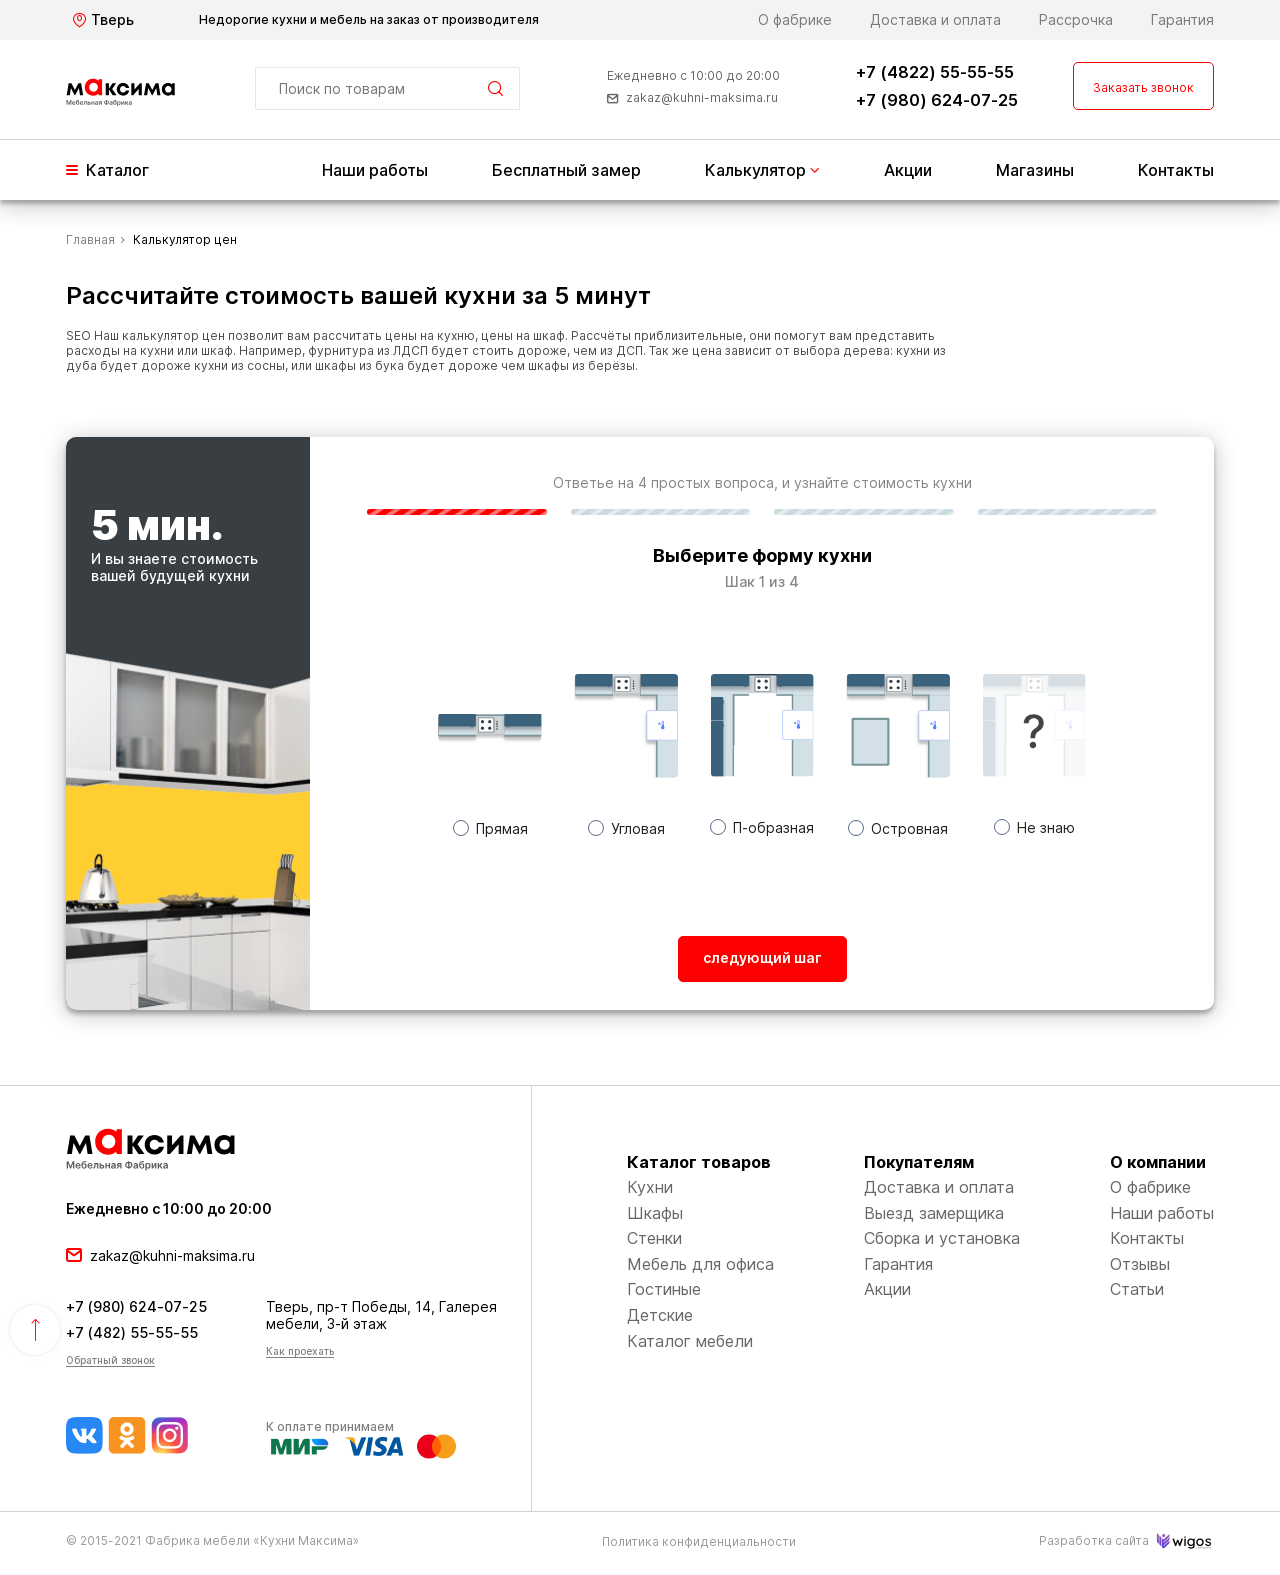
<file: home_calc_1.html>
<!DOCTYPE html>
<html lang="ru">
  <head>
    <meta charset="UTF-8">
    <meta name="viewport" content="width=device-width, initial-scale=1, minimum-scale=1, maximum-scale=1">
    <title>Главная / Калькулятор кухни </title>
    <link rel="stylesheet" href="css/main.min.css">
    <link rel="stylesheet" href="css/libs.min.css">
  </head>
  <body>
    <header class="header">
      <div class="header__top">
        <div class="container">
          <button class="header__top-change" type="button" data-modal-target="modal_change_locale"><i class="icon-locale"></i><span class="text">Тверь</span></button>
          <div class="header__top-text">
            <p>Недорогие кухни и мебель на заказ от производителя</p>
          </div>
          <div class="header__top-nav">
            <ul>
              <li><a href="#">О фабрике</a></li>
              <li><a href="#">Доставка и оплата</a></li>
              <li><a href="#">Рассрочка</a></li>
              <li><a href="#">Гарантия</a></li>
            </ul>
          </div>
        </div>
      </div>
      <div class="header__center">
        <div class="container">
          <button class="header__center-burger" type="button" data-modal-target="modal_smart_menu"><span class="line"></span><span class="line"></span><span class="line"></span></button>
          <div class="header__center-logo"><a href="/"><img src="./img/logo.svg" alt="logo"></a></div>
          <div class="header__center-search">
            <form class="form_search" action="#">
              <input class="form_search-field" type="text" placeholder="Поиск по товарам">
              <button class="form_search-button" type="submit"><i class="icon-loupe"></i></button>
            </form>
            <button class="form_search_smart_target" type="button" data-modal-target="modal_search"><i class="icon-loupe"></i></button>
          </div>
          <div class="header__center-contact">
            <ul>
              <li>Ежедневно с 10:00 до 20:00</li>
              <li><a href="mailto:zakaz@kuhni-maksima.ru"><i class="icon-mail"></i>zakaz@kuhni-maksima.ru</a></li>
            </ul>
          </div>
          <div class="header__center-phone">
            <ul>
              <li><a href="tel:74822555555">+7 (4822) 55-55-55</a></li>
              <li><a href="tel:79806240725">+7 (980) 624-07-25</a></li>
            </ul>
          </div>
          <div class="header__center-button">
            <button class="button-red-border" type="button"><span>Заказать звонок  </span></button>
          </div>
        </div>
      </div>
      <nav class="header__nav">
        <div class="container">
          <ul>
            <li><a href="#" data-modal-target="modal_catalog">
                <div class="burger"><span class="line"></span><span class="line"></span><span class="line"></span></div>Каталог<i class="icon-arrow-bottom"></i></a></li>
            <li><a href="#">Наши работы</a></li>
            <li><a href="#">Бесплатный замер</a></li>
            <li class="drop-menu"><a href="#">Калькулятор<i class="icon-arrow-bottom"></i></a>
              <ul class="drop-menu-content">
                <li><a href="#">Расчёт кухонь</a></li>
                <li><a href="#">Расчёт шкафов</a></li>
              </ul>
            </li>
            <li><a href="#">Акции</a></li>
            <li class="smart-first"><a href="#">Магазины</a>
              <button class="header__nav-button" type="button"><i class="icon-drop-list"></i></button>
              <ul class="drop-menu-content" id="smart_drop_menu">
                <li><a href="#">Расчёт кухонь</a></li>
                <li><a href="#">Расчёт шкафов</a></li>
              </ul>
            </li>
            <li class="smart-last"><a href="#">Контакты</a></li>
          </ul>
        </div>
      </nav>
    </header>
    <div class="breadcrumbs">
      <div class="container">
        <div class="breadcrumbs__items"><a href="/">Главная</a><span>Калькулятор цен</span></div>
      </div>
    </div>
    <div class="wrap_calc">
      <div class="container">
        <div class="section-header">
          <h1 class="title-24">Рассчитайте стоимость вашей кухни за 5 минут</h1>
          <p class="w-text">SEO Наш калькулятор цен позволит вам рассчитать цены на кухню, цены на шкаф. Рассчёты приблизительные, они помогут вам представить расходы на кухни или шкаф. Например, фурнитура из ЛДСП будет стоить дороже, чем из ДСП. Так же цена зависит от выбора дерева: кухни из дуба будет дороже кухни из сосны, или шкафы из бука будет дороже чем шкафы из берёзы.</p>
        </div>
        <div class="form_calc" id="form_calc_1">
          <div class="form_calc__left">
            <div class="static"><b>5 мин.</b>
              <p>И вы знаете стоимость вашей будущей кухни</p><img src="./img/calc/form1/left_bg.png" alt="image">
            </div>
            <div class="end"><b class="title-24">Конфигурация кухни</b><img src="./img/calc/form1/left_end.svg" alt="image">
              <div class="end__list"><span>Вы выбрали:</span>
                <ul>
                  <li id="checked_name1"></li>
                  <li id="checked_name2"></li>
                </ul>
              </div>
            </div>
          </div>
          <div class="form_calc__right">
            <div class="form_calc__right-header">
              <p>Ответье на 4 простых вопроса, и узнайте стоимость кухни</p>
              <ul class="bar bar-col-4">
                <li class="bar-1 active"><span class="line"></span></li>
                <li class="bar-2"><span class="line"></span></li>
                <li class="bar-3"><span class="line"></span></li>
                <li class="bar-4"><span class="line"></span></li>
              </ul><b class="title-18" id="calc_stage_header">Выберите форму кухни</b>
              <div class="bar_count"><span>Шак <span class="first">1</span> из <span class="last">4</span></span></div>
            </div>
            <div class="form_calc__right-tab tab-1 active">
              <div class="form_calc__right-select">
                <div class="item"><img src="./img/calc/form1/1_1.svg" alt="image">
                  <label class="field-radio">
                    <input type="radio" name="r_1" data-name="Прямая"><span class="check"></span><span class="text">Прямая</span>
                  </label>
                </div>
                <div class="item"><img src="./img/calc/form1/1_2.svg" alt="image">
                  <label class="field-radio">
                    <input type="radio" name="r_1" data-name="Угловая"><span class="check"></span><span class="text">Угловая</span>
                  </label>
                </div>
                <div class="item"><img src="./img/calc/form1/1_3.svg" alt="image">
                  <label class="field-radio">
                    <input type="radio" name="r_1" data-name="П-образная"><span class="check"></span><span class="text">П-образная</span>
                  </label>
                </div>
                <div class="item"><img src="./img/calc/form1/1_4.svg" alt="image">
                  <label class="field-radio">
                    <input type="radio" name="r_1" data-name="Островная"><span class="check"></span><span class="text">Островная</span>
                  </label>
                </div>
                <div class="item"><img src="./img/calc/form1/1_5.svg" alt="image">
                  <label class="field-radio">
                    <input type="radio" name="r_1" data-name="Не знаю"><span class="check"></span><span class="text">Не знаю</span>
                  </label>
                </div>
              </div>
              <div class="form_calc__right-button"><a class="button-red disabled" href="#" data-stage="2" id="button_1"><span>следующий шаг</span></a></div>
            </div>
            <div class="form_calc__right-tab tab-2">
              <div class="form_calc__right-select mb-25">
                <div class="flex flex-wrap">
                  <div class="item"><img src="./img/calc/form1/2_1.svg" alt="image">
                    <div class="item__text"><b>Сторона А</b><span>(см)</span>
                      <input class="field" type="text" value="0">
                    </div>
                  </div>
                  <div class="item item_nth-2"><img src="./img/calc/form1/2_2.svg" alt="image">
                    <div class="item__text"><b>Сторона B</b><span>(см)</span>
                      <input class="field" type="text" value="0">
                    </div>
                  </div>
                  <div class="item"><img src="./img/calc/form1/2_3.svg" alt="image">
                    <div class="item__text"><b>Сторона C</b><span>(см)</span>
                      <input class="field" type="text" value="0">
                    </div>
                  </div>
                  <div class="item"><img src="./img/calc/form1/2_4.svg" alt="image">
                    <label class="field-radio">
                      <input type="radio" name="r_2"><span class="check"></span><span class="text">Не знаю размеров</span>
                    </label>
                  </div>
                </div>
              </div>
              <div class="form_calc__right-button"><a class="button-prev" href="#" data-stage="1"><i class="icon-arrow-top"></i><span>Назад </span></a><a class="button-red disabled" href="#" data-stage="3" id="button_2"><span>следующий шаг</span></a></div>
            </div>
            <div class="form_calc__right-tab tab-3">
              <div class="form_calc__right-select mt-24">
                <div class="flex flex-wrap w-full">
                  <label class="item_box">
                    <input type="checkbox" data-name="Массив"><img src="./img/calc/form1/3_1.jpg" alt="image"><span class="check"><i class="icon-check"></i></span><b class="title-18">Массив</b>
                  </label>
                  <label class="item_box">
                    <input type="checkbox" data-name="Шпон"><img src="./img/calc/form1/3_2.jpg" alt="image"><span class="check"><i class="icon-check"></i></span><b class="title-18">Шпон</b>
                  </label>
                  <label class="item_box">
                    <input type="checkbox" data-name="Акрил"><img src="./img/calc/form1/3_3.jpg" alt="image"><span class="check"><i class="icon-check"></i></span><b class="title-18">Акрил</b>
                  </label>
                  <label class="item_box">
                    <input type="checkbox" data-name="Фотопечать"><img src="./img/calc/form1/3_4.jpg" alt="image"><span class="check"><i class="icon-check"></i></span><b class="title-18">Фотопечать</b>
                  </label>
                  <label class="item_box">
                    <input type="checkbox" data-name="Стекло"><img src="./img/calc/form1/3_5.jpg" alt="image"><span class="check"><i class="icon-check"></i></span><b class="title-18">Стекло</b>
                  </label>
                  <label class="item_box">
                    <input type="checkbox" data-name="Другое"><span class="not_image"></span><span class="check"><i class="icon-check"></i></span><b class="title-18">Другое</b>
                  </label>
                </div>
              </div>
              <div class="form_calc__right-button"><a class="button-prev" href="#" data-stage="2"><i class="icon-arrow-top"></i><span>Назад </span></a><a class="button-red disabled" href="#" data-stage="end" id="button_3"><span>следующий шаг  </span></a></div>
            </div>
            <div class="form_calc__right-tab tab-end form_calc__right-tab-message">
              <div class="form_calc__right-text-center">
                <div class="title">Примерная стоимость кухни</div><span class="subtitle">≈ 24 000 ₽</span>
                <p>*Для точного расчета цены укажите свой номер</p>
                <div class="field-set">
                  <input class="field mask--phone" type="text" name="phone">
                </div>
                <button class="button-red" type="submit"><span>Получить стоимость кухни</span></button>
                <label class="field-checked type-square">
                  <input type="checkbox" name="check1"><span class="check"></span><span class="text">Я даю согласение на обработку моих персональных данных </span>
                </label>
              </div>
              <div class="form_calc__right-button"><a class="button-prev" href="#" data-stage="3" data-stage-reset="true"><i class="icon-arrow-top"></i><span>К выбору материалов</span></a></div>
            </div>
          </div>
        </div>
      </div>
    </div>
    <footer class="footer">
      <div class="footer__arrow-top" id="scroll_top"><i class="icon-arrow-top"></i></div>
      <div class="footer__top">
        <div class="container">
          <div class="footer__top-left"><a class="logo" href="/"><img src="./img/logo.svg" alt="logo"></a><b class="time">Ежедневно с 10:00 до 20:00</b><a class="mail" href="mailto:zakaz@kuhni-maksima.ru"><i class="icon-mail"></i>zakaz@kuhni-maksima.ru</a>
            <div class="links">
              <div class="links__left">
                <ul>
                  <li><a href="tel:79806240725"><b>+7 (980) 624-07-25</b></a></li>
                  <li><a href="tel:74822555555"><b>+7 (482) 55-55-55</b></a></li>
                  <li><a href="#">Обратный звонок</a></li>
                </ul>
              </div>
              <div class="links__right">
                <ul>
                  <li>Тверь, пр-т Победы, 14, Галерея мебели, 3-й этаж</li>
                  <li><a href="tel:74822555555">Как проехать</a></li>
                </ul>
              </div>
            </div>
            <div class="links">
              <div class="links__left">
                <div class="social"><a href="#"><img src="./img/vk.png" alt="image"></a><a href="#"><img src="./img/ok.png" alt="image"></a><a href="#"><img src="./img/instagram.png" alt="image"></a></div>
              </div>
              <div class="links__right">
                <div class="pay"><span>К оплате принимаем</span>
                  <div class="pay__images"><img src="./img/pay-mir.png" alt="image"><img src="./img/pay-visa.png" alt="image"><img src="./img/pay-master.png" alt="image"></div>
                </div>
              </div>
            </div>
          </div>
          <div class="footer__top-right">
            <ul>
              <li>Каталог товаров</li>
              <li> <a href="#">Кухни</a></li>
              <li> <a href="#">Шкафы</a></li>
              <li> <a href="#">Стенки</a></li>
              <li> <a href="#">Мебель для офиса</a></li>
              <li> <a href="#">Гостиные</a></li>
              <li> <a href="#">Детские</a></li>
              <li> <a href="#">Каталог мебели</a></li>
            </ul>
            <ul>
              <li>Покупателям</li>
              <li> <a href="#">Доставка и оплата</a></li>
              <li> <a href="#">Выезд замерщика</a></li>
              <li> <a href="#">Сборка и установка</a></li>
              <li> <a href="#">Гарантия</a></li>
              <li> <a href="#">Акции</a></li>
            </ul>
            <ul>
              <li>О компании</li>
              <li> <a href="#">О фабрике</a></li>
              <li> <a href="#">Наши работы</a></li>
              <li> <a href="#">Контакты</a></li>
              <li> <a href="#">Отзывы</a></li>
              <li> <a href="#">Статьи</a></li>
            </ul>
          </div>
        </div>
      </div>
      <div class="footer__bottom">
        <div class="container">
          <div class="footer__bottom_left">
            <p>© 2015-2021 Фабрика мебели «Кухни Максима»</p>
          </div>
          <div class="footer__bottom_center"><a href="#">Политика конфиденциальности</a></div>
          <div class="footer__bottom_right"><a class="logo" href="#"><span>Разработка сайта </span><img src="./img/logo-wigos.png" alt="logo"></a></div>
        </div>
      </div>
    </footer>
    <div class="smart_menu modal_content" id="modal_smart_menu">
      <div class="modal_content__overlay"></div>
      <div class="smart_menu__wrap">
        <div class="smart_menu__header">
          <button class="smart_menu__header-locale" type="button" data-modal-target="modal_change_locale"><i class="icon-locale"></i><span class="text">Тверь</span></button>
          <button class="modal_close" type="button"><svg width="15" height="15" viewBox="0 0 15 15" fill="none" xmlns="http://www.w3.org/2000/svg">
<path d="M1 1L14 14" stroke="black"/>
<path d="M14 1L1 14" stroke="black"/>
</svg>
          </button>
        </div>
        <div class="smart_menu__nav">
          <ul>
            <li><a href="#">Наши работы</a></li>
            <li><a href="#">Бесплатный замер</a></li>
            <li><a href="#">Калькулятор<i class="icon-arrow-bottom"></i></a>
              <ul class="smart-drop-menu-content">
                <li><a href="#">Расчёт кухонь</a></li>
                <li><a href="#">Расчёт шкафов</a></li>
              </ul>
            </li>
            <li><a href="#">Акции</a></li>
            <li><a href="#">Магазины</a></li>
            <li><a href="#">Контакты</a></li>
          </ul>
        </div>
        <div class="smart_menu__foot">
          <ul>
            <li><a href="#">О фабрике</a></li>
            <li><a href="#">Доставка и оплата</a></li>
            <li><a href="#">Рассрочка</a></li>
            <li><a href="#">Гарантия</a></li>
          </ul>
        </div>
      </div>
    </div>
    <div class="modal_content modal_static" id="modal_search">
      <div class="modal_content__wrap">
        <div class="modal_content__header"><b class="title">Поиск</b>
          <button class="modal_close" type="button"><svg width="15" height="15" viewBox="0 0 15 15" fill="none" xmlns="http://www.w3.org/2000/svg">
<path d="M1 1L14 14" stroke="black"/>
<path d="M14 1L1 14" stroke="black"/>
</svg>
          </button>
        </div>
        <div class="modal_content__box" data-simplebar>
          <input class="field" type="text" placeholder="Что бы хотели найти?"><b class="title">Вот что мы нашли:</b>
          <div class="smart_search_item"><img src="./img/models/item2.jpg" alt="image">
            <div class="text"><b>Кухня «Лайк-вейт»</b><span>от 22 000 ₽ пог. м</span></div>
          </div>
          <div class="smart_search_item"><img src="./img/models/item4.jpg" alt="image">
            <div class="text"><b>Кухня «Джейсон Юнион»</b><span>от 120 000 ₽ пог. м</span></div>
          </div>
          <div class="smart_search_item"><img src="./img/models/item3.jpg" alt="image">
            <div class="text"><b>Кухня «Мегакедр»</b><span>от 500 000 ₽ пог. м</span></div>
          </div>
          <div class="smart_search_item"><img src="./img/models/item2.jpg" alt="image">
            <div class="text"><b>Кухня «Лайк-вейт»</b><span>от 22 000 ₽ пог. м</span></div>
          </div>
          <div class="smart_search_item"><img src="./img/models/item4.jpg" alt="image">
            <div class="text"><b>Кухня «Джейсон Юнион»</b><span>от 120 000 ₽ пог. м</span></div>
          </div>
          <div class="smart_search_item"><img src="./img/models/item3.jpg" alt="image">
            <div class="text"><b>Кухня «Мегакедр»</b><span>от 500 000 ₽ пог. м </span></div>
          </div>
        </div>
      </div>
    </div>
    <div class="modal_content" id="modal_favorite">
      <div class="modal_content__bg">
        <div class="modal_content__header"><b class="title">Избранное</b>
          <button class="modal_close" type="button"><svg width="10" height="10" viewBox="0 0 10 10" fill="none" xmlns="http://www.w3.org/2000/svg">
<path d="M1 1L9 9" stroke="black"/>
<path d="M9 1L1 9" stroke="black"/>
</svg>
          </button>
        </div>
        <div class="modal_content__favorites">
          <div class="item">
            <div class="item__left"><img src="./img/models/item2.jpg" alt="image"></div>
            <div class="item__right">
              <div class="top"><b>Кухня «Джейсон Юнион»</b><span>от 120 000 ₽ пог. м</span></div>
              <div class="bottom"><a href="#">Перейти к заказу</a>
                <button class="favorite_trash" type="button"><svg width="6" height="8" viewBox="0 0 6 8" fill="none" xmlns="http://www.w3.org/2000/svg">
<path d="M1 2.33329H0.666667V6.66663C0.666667 6.84344 0.736905 7.01301 0.861929 7.13803C0.986953 7.26305 1.15652 7.33329 1.33333 7.33329H4.66667C4.84348 7.33329 5.01305 7.26305 5.13807 7.13803C5.2631 7.01301 5.33333 6.84344 5.33333 6.66663V2.33329H1ZM2.33333 6.33329H1.66667V3.33329H2.33333V6.33329ZM4.33333 6.33329H3.66667V3.33329H4.33333V6.33329ZM4.53933 1.33329L4 0.666626H2L1.46067 1.33329H0V1.99996H6V1.33329H4.53933Z" fill="#595959"/>
</svg>
                </button>
              </div>
            </div>
          </div>
          <div class="item">
            <div class="item__left"><img src="./img/models/item3.jpg" alt="image"></div>
            <div class="item__right">
              <div class="top"><b>Кухня «Джейсон Юнион»</b><span>от 120 000 ₽ пог. м</span></div>
              <div class="bottom"><a href="#">Перейти к заказу</a>
                <button class="favorite_trash" type="button"><svg width="6" height="8" viewBox="0 0 6 8" fill="none" xmlns="http://www.w3.org/2000/svg">
<path d="M1 2.33329H0.666667V6.66663C0.666667 6.84344 0.736905 7.01301 0.861929 7.13803C0.986953 7.26305 1.15652 7.33329 1.33333 7.33329H4.66667C4.84348 7.33329 5.01305 7.26305 5.13807 7.13803C5.2631 7.01301 5.33333 6.84344 5.33333 6.66663V2.33329H1ZM2.33333 6.33329H1.66667V3.33329H2.33333V6.33329ZM4.33333 6.33329H3.66667V3.33329H4.33333V6.33329ZM4.53933 1.33329L4 0.666626H2L1.46067 1.33329H0V1.99996H6V1.33329H4.53933Z" fill="#595959"/>
</svg>
                </button>
              </div>
            </div>
          </div>
          <div class="item">
            <div class="item__left"><img src="./img/models/item4.jpg" alt="image"></div>
            <div class="item__right">
              <div class="top"><b>Кухня «Джейсон Юнион»</b><span>от 120 000 ₽ пог. м</span></div>
              <div class="bottom"><a href="#">Перейти к заказу</a>
                <button class="favorite_trash" type="button"><svg width="6" height="8" viewBox="0 0 6 8" fill="none" xmlns="http://www.w3.org/2000/svg">
<path d="M1 2.33329H0.666667V6.66663C0.666667 6.84344 0.736905 7.01301 0.861929 7.13803C0.986953 7.26305 1.15652 7.33329 1.33333 7.33329H4.66667C4.84348 7.33329 5.01305 7.26305 5.13807 7.13803C5.2631 7.01301 5.33333 6.84344 5.33333 6.66663V2.33329H1ZM2.33333 6.33329H1.66667V3.33329H2.33333V6.33329ZM4.33333 6.33329H3.66667V3.33329H4.33333V6.33329ZM4.53933 1.33329L4 0.666626H2L1.46067 1.33329H0V1.99996H6V1.33329H4.53933Z" fill="#595959"/>
</svg>
                </button>
              </div>
            </div>
          </div>
          <div class="item">
            <div class="item__left"><img src="./img/models/item2.jpg" alt="image"></div>
            <div class="item__right">
              <div class="top"><b>Кухня «Джейсон Юнион»</b><span>от 120 000 ₽ пог. м</span></div>
              <div class="bottom"><a href="#">Перейти к заказу</a>
                <button class="favorite_trash" type="button"><svg width="6" height="8" viewBox="0 0 6 8" fill="none" xmlns="http://www.w3.org/2000/svg">
<path d="M1 2.33329H0.666667V6.66663C0.666667 6.84344 0.736905 7.01301 0.861929 7.13803C0.986953 7.26305 1.15652 7.33329 1.33333 7.33329H4.66667C4.84348 7.33329 5.01305 7.26305 5.13807 7.13803C5.2631 7.01301 5.33333 6.84344 5.33333 6.66663V2.33329H1ZM2.33333 6.33329H1.66667V3.33329H2.33333V6.33329ZM4.33333 6.33329H3.66667V3.33329H4.33333V6.33329ZM4.53933 1.33329L4 0.666626H2L1.46067 1.33329H0V1.99996H6V1.33329H4.53933Z" fill="#595959"/>
</svg>
                </button>
              </div>
            </div>
          </div>
          <div class="item">
            <div class="item__left"><img src="./img/models/item3.jpg" alt="image"></div>
            <div class="item__right">
              <div class="top"><b>Кухня «Джейсон Юнион»</b><span>от 120 000 ₽ пог. м</span></div>
              <div class="bottom"><a href="#">Перейти к заказу</a>
                <button class="favorite_trash" type="button"><svg width="6" height="8" viewBox="0 0 6 8" fill="none" xmlns="http://www.w3.org/2000/svg">
<path d="M1 2.33329H0.666667V6.66663C0.666667 6.84344 0.736905 7.01301 0.861929 7.13803C0.986953 7.26305 1.15652 7.33329 1.33333 7.33329H4.66667C4.84348 7.33329 5.01305 7.26305 5.13807 7.13803C5.2631 7.01301 5.33333 6.84344 5.33333 6.66663V2.33329H1ZM2.33333 6.33329H1.66667V3.33329H2.33333V6.33329ZM4.33333 6.33329H3.66667V3.33329H4.33333V6.33329ZM4.53933 1.33329L4 0.666626H2L1.46067 1.33329H0V1.99996H6V1.33329H4.53933Z" fill="#595959"/>
</svg>
                </button>
              </div>
            </div>
          </div>
          <div class="item">
            <div class="item__left"><img src="./img/models/item4.jpg" alt="image"></div>
            <div class="item__right">
              <div class="top"><b>Кухня «Джейсон Юнион»</b><span>от 120 000 ₽ пог. м</span></div>
              <div class="bottom"><a href="#">Перейти к заказу</a>
                <button class="favorite_trash" type="button"><svg width="6" height="8" viewBox="0 0 6 8" fill="none" xmlns="http://www.w3.org/2000/svg">
<path d="M1 2.33329H0.666667V6.66663C0.666667 6.84344 0.736905 7.01301 0.861929 7.13803C0.986953 7.26305 1.15652 7.33329 1.33333 7.33329H4.66667C4.84348 7.33329 5.01305 7.26305 5.13807 7.13803C5.2631 7.01301 5.33333 6.84344 5.33333 6.66663V2.33329H1ZM2.33333 6.33329H1.66667V3.33329H2.33333V6.33329ZM4.33333 6.33329H3.66667V3.33329H4.33333V6.33329ZM4.53933 1.33329L4 0.666626H2L1.46067 1.33329H0V1.99996H6V1.33329H4.53933Z" fill="#595959"/>
</svg>
                </button>
              </div>
            </div>
          </div>
        </div>
      </div>
    </div>
    <div class="modal_content modal_catalog" id="modal_catalog">
      <div class="modal_content__sect-header"><b>Каталог</b>
        <button class="modal_close" type="button"><svg width="13" height="13" viewBox="0 0 13 13" fill="none" xmlns="http://www.w3.org/2000/svg">
<path d="M1 1L12 12" stroke="black"/>
<path d="M12 1L1 12" stroke="black"/>
</svg>
        </button>
      </div>
      <div class="modal_content__wrap">
        <div class="aside">
          <div class="aside__item">
            <button class="aside__item-header" type="button">
              <div class="text">
                <div class="image"><img src="./img/icons/kitchens.svg" alt="image"></div><b>Кухни</b>
              </div><i class="icon-arrow-bottom"></i>
            </button>
            <div class="aside__item-content">
              <div class="item">
                <div class="title"><b>Цвет кухни</b><i class="icon-arrow-bottom"></i></div>
                <div class="content">
                  <label class="field-checked type-square">
                    <input type="checkbox" name="check1"><span class="check"></span><span class="text">Белый</span>
                  </label>
                  <label class="field-checked type-square">
                    <input type="checkbox" name="check2"><span class="check"></span><span class="text">Чёрный</span>
                  </label>
                  <label class="field-checked type-square">
                    <input type="checkbox" name="check3"><span class="check"></span><span class="text">Красный</span>
                  </label>
                  <label class="field-checked type-square">
                    <input type="checkbox" name="check4"><span class="check"></span><span class="text">Синий</span>
                  </label>
                  <label class="field-checked type-square">
                    <input type="checkbox" name="check5"><span class="check"></span><span class="text">Зеленый</span>
                  </label>
                  <label class="field-checked type-square">
                    <input type="checkbox" name="check6"><span class="check"></span><span class="text">Фиолетовый</span>
                  </label>
                  <label class="field-checked type-square">
                    <input type="checkbox" name="check7"><span class="check"></span><span class="text">Оранжевый</span>
                  </label>
                  <label class="field-checked type-square">
                    <input type="checkbox" name="check8"><span class="check"></span><span class="text">Серый</span>
                  </label>
                  <label class="field-checked type-square">
                    <input type="checkbox" name="check9"><span class="check"></span><span class="text">Глянцевый</span>
                  </label>
                  <label class="field-checked type-square">
                    <input type="checkbox" name="check10"><span class="check"></span><span class="text">Металлик</span>
                  </label>
                  <label class="field-checked type-square">
                    <input type="checkbox" name="check11"><span class="check"></span><span class="text">Венге</span>
                  </label>
                  <label class="field-checked type-square">
                    <input type="checkbox" name="check12"><span class="check"></span><span class="text">Орех</span>
                  </label>
                  <label class="field-checked type-square">
                    <input type="checkbox" name="check13"><span class="check"></span><span class="text">Двуцветные</span>
                  </label>
                </div>
              </div>
              <div class="item">
                <div class="title"><b>Форма кухни</b><i class="icon-arrow-bottom"></i></div>
                <div class="content">
                  <label class="field-checked type-circle">
                    <input type="checkbox" name="check14"><span class="check"></span><span class="text">Угловые</span>
                  </label>
                  <label class="field-checked type-circle">
                    <input type="checkbox" name="check15"><span class="check"></span><span class="text">Прямые</span>
                  </label>
                  <label class="field-checked type-circle">
                    <input type="checkbox" name="check16"><span class="check"></span><span class="text">Модульные</span>
                  </label>
                  <label class="field-checked type-circle">
                    <input type="checkbox" name="check17"><span class="check"></span><span class="text">Встроенные</span>
                  </label>
                  <label class="field-checked type-circle">
                    <input type="checkbox" name="check18"><span class="check"></span><span class="text">Г-образные</span>
                  </label>
                  <label class="field-checked type-circle">
                    <input type="checkbox" name="check19"><span class="check"></span><span class="text">П-образные</span>
                  </label>
                  <label class="field-checked type-circle">
                    <input type="checkbox" name="check20"><span class="check"></span><span class="text">Островные</span>
                  </label>
                  <label class="field-checked type-circle">
                    <input type="checkbox" name="check21"><span class="check"></span><span class="text">С барной стойкой</span>
                  </label>
                </div>
              </div>
              <div class="item">
                <div class="title"><b>Стоимость кухни</b><i class="icon-arrow-bottom"></i></div>
                <div class="content"></div>
              </div>
              <div class="item">
                <div class="title"><b>Форма кухни</b><i class="icon-arrow-bottom"></i></div>
                <div class="content"></div>
              </div>
              <div class="item">
                <div class="title"><b>Материал</b><i class="icon-arrow-bottom"></i></div>
                <div class="content"></div>
              </div>
              <div class="item">
                <div class="title"><b>Стиль</b><i class="icon-arrow-bottom"></i></div>
                <div class="content"></div>
              </div>
              <div class="item">
                <div class="title"><b>Размеры</b><i class="icon-arrow-bottom"></i></div>
                <div class="content"></div>
              </div>
            </div>
          </div>
          <div class="aside__item">
            <button class="aside__item-header" type="button">
              <div class="text">
                <div class="image"><img src="./img/icons/wardrobe.svg" alt="image"></div><b>Шкафы</b>
              </div><i class="icon-arrow-bottom"></i>
            </button>
            <div class="aside__item-content">
              <label class="field-checked type-circle">
                <input type="checkbox" name="check17"><span class="check"></span><span class="text">Шкафы-купе</span>
              </label>
              <label class="field-checked type-circle">
                <input type="checkbox" name="check18"><span class="check"></span><span class="text">Шкафы распашные</span>
              </label>
              <label class="field-checked type-circle">
                <input type="checkbox" name="check19"><span class="check"></span><span class="text">Шкафы угловые</span>
              </label>
              <label class="field-checked type-circle">
                <input type="checkbox" name="check20"><span class="check"></span><span class="text">Шкафы-встроенные</span>
              </label>
              <label class="field-checked type-circle">
                <input type="checkbox" name="check21"><span class="check"></span><span class="text">Гардеробные</span>
              </label>
            </div>
          </div>
          <div class="aside__item">
            <button class="aside__item-header" type="button">
              <div class="text">
                <div class="image"><img src="./img/icons/furniture.svg" alt="image"></div><b>Мебель для прихожей</b>
              </div><i class="icon-arrow-bottom"></i>
            </button>
            <div class="aside__item-content"></div>
          </div>
          <div class="aside__item">
            <button class="aside__item-header" type="button">
              <div class="text">
                <div class="image"><img src="./img/icons/walls.svg" alt="image"></div><b>Стенки для гостиной</b>
              </div><i class="icon-arrow-bottom"></i>
            </button>
            <div class="aside__item-content"></div>
          </div>
          <div class="aside__item">
            <button class="aside__item-header" type="button">
              <div class="text">
                <div class="image"><img src="./img/icons/double-bed.svg" alt="image"></div><b>Мебель для спальни</b>
              </div><i class="icon-arrow-bottom"></i>
            </button>
            <div class="aside__item-content"></div>
          </div>
          <div class="aside__item">
            <button class="aside__item-header" type="button">
              <div class="text">
                <div class="image"><img src="./img/icons/furniture-double.svg" alt="image"></div><b>Мебель для детской</b>
              </div><i class="icon-arrow-bottom"></i>
            </button>
            <div class="aside__item-content"></div>
          </div>
          <div class="aside__item">
            <button class="aside__item-header" type="button">
              <div class="text">
                <div class="image"><img src="./img/icons/bedside-table.svg" alt="image"></div><b>Комоды и тумбы</b>
              </div><i class="icon-arrow-bottom"></i>
            </button>
            <div class="aside__item-content"></div>
          </div>
          <div class="aside__item">
            <button class="aside__item-header" type="button">
              <div class="text">
                <div class="image"><img src="./img/icons/commercial-furniture.svg" alt="image"></div><b>Торговая мебель</b>
              </div><i class="icon-arrow-bottom"></i>
            </button>
            <div class="aside__item-content"></div>
          </div>
          <div class="aside__item">
            <button class="aside__item-header" type="button">
              <div class="text">
                <div class="image"><img src="./img/icons/office-furniture.svg" alt="image"></div><b>Мебель для Офиса</b>
              </div><i class="icon-arrow-bottom"></i>
            </button>
            <div class="aside__item-content"></div>
          </div>
        </div>
      </div>
    </div>
    <div class="modal_content modal_static modal_change_city" id="modal_change_locale">
      <div class="modal_content__wrap">
        <div class="modal_content__header"><b class="title">Ваш город</b>
          <button class="modal_close" type="button"><svg width="15" height="15" viewBox="0 0 15 15" fill="none" xmlns="http://www.w3.org/2000/svg">
<path d="M1 1L14 14" stroke="black"/>
<path d="M14 1L1 14" stroke="black"/>
</svg>
          </button>
        </div>
        <div class="modal_content__box" data-simplebar>
          <div class="smart_menu__header-locale"><i class="icon-locale"></i><span class="text">Тверь</span></div><b class="title">Выбрать другой город</b>
          <input class="field" type="text" placeholder="Поиск города">
          <div class="list_checked">
            <label class="list_checked__item">
              <input type="radio" name="radio1" checked>
              <div class="check"><i class="icon-check"></i></div><b>Тверь</b>
            </label>
            <label class="list_checked__item">
              <input type="radio" name="radio1">
              <div class="check"><i class="icon-check"></i></div><b>Москва</b>
            </label>
            <label class="list_checked__item">
              <input type="radio" name="radio1">
              <div class="check"><i class="icon-check"></i></div><b>Краснодар</b>
            </label>
            <label class="list_checked__item">
              <input type="radio" name="radio1">
              <div class="check"><i class="icon-check"></i></div><b>Сочи</b>
            </label>
            <label class="list_checked__item">
              <input type="radio" name="radio1">
              <div class="check"><i class="icon-check"></i></div><b>Санкт-Петербург</b>
            </label>
            <label class="list_checked__item">
              <input type="radio" name="radio1">
              <div class="check"><i class="icon-check"></i></div><b>Тверь</b>
            </label>
            <label class="list_checked__item">
              <input type="radio" name="radio1">
              <div class="check"><i class="icon-check"></i></div><b>Москва</b>
            </label>
            <label class="list_checked__item">
              <input type="radio" name="radio1">
              <div class="check"><i class="icon-check"></i></div><b>Краснодар</b>
            </label>
            <label class="list_checked__item">
              <input type="radio" name="radio1">
              <div class="check"><i class="icon-check"></i></div><b>Сочи</b>
            </label>
            <label class="list_checked__item">
              <input type="radio" name="radio1">
              <div class="check"><i class="icon-check"></i></div><b>Санкт-Петербург</b>
            </label>
          </div>
        </div>
      </div>
    </div><svg display="none">
<defs>
<g id="img-clamp">
<g xmlns="http://www.w3.org/2000/svg" clip-path="url(#clip0)"><path fill="#595959" d="M0.47376 6.16072C0.211784 6.16072 0 5.94893 0 5.68696C0 3.33557 1.91272 1.42285 4.2641 1.42285C4.52608 1.42285 4.73786 1.63464 4.73786 1.89661C4.73786 2.15859 4.52608 2.37046 4.2641 2.37046C2.43578 2.37046 0.947608 3.85863 0.947608 5.68696C0.947608 5.94893 0.735825 6.16072 0.47376 6.16072Z"/><path fill="#595959" d="M13.2671 6.16017H4.26417C4.00219 6.16017 3.79041 5.94838 3.79041 5.68641C3.79041 5.42443 4.00219 5.21265 4.26417 5.21265H13.2671C13.5291 5.21265 13.7409 5.42443 13.7409 5.68641C13.7409 5.94838 13.5291 6.16017 13.2671 6.16017Z"/><path fill="#595959" d="M13.2671 2.37037H4.26417C4.00219 2.37037 3.79041 2.15859 3.79041 1.89661C3.79041 1.63464 4.00219 1.42285 4.26417 1.42285H13.2671C13.5291 1.42285 13.7409 1.63464 13.7409 1.89661C13.7409 2.15859 13.5291 2.37037 13.2671 2.37037Z"/><path fill="#595959" d="M13.2642 6.16018C13.0022 6.16018 12.7904 5.9484 12.7904 5.68642C12.7904 5.42445 13.0022 5.21266 13.2642 5.21266C14.0478 5.21266 14.6855 4.57491 14.6855 3.79174C14.6855 3.00812 14.0478 2.37037 13.2642 2.37037C13.0022 2.37037 12.7904 2.15859 12.7904 1.89661C12.7904 1.63464 13.0022 1.42285 13.2642 1.42285C14.5704 1.42285 15.6331 2.48559 15.6331 3.79183C15.6331 5.09807 14.5704 6.16018 13.2642 6.16018Z"/><path fill="#595959" d="M4.2641 24.1575C1.91272 24.1575 0 22.2448 0 19.8934C0 19.6315 0.211784 19.4197 0.47376 19.4197C0.735736 19.4197 0.94752 19.6315 0.94752 19.8934C0.94752 21.7218 2.43569 23.2099 4.26402 23.2099C4.52599 23.2099 4.73778 23.4217 4.73778 23.6837C4.73778 23.9457 4.52608 24.1575 4.2641 24.1575Z"/><path fill="#595959" d="M13.2671 20.3679H4.26417C4.00219 20.3679 3.79041 20.1561 3.79041 19.8942C3.79041 19.6322 4.00219 19.4204 4.26417 19.4204H13.2671C13.5291 19.4204 13.7409 19.6322 13.7409 19.8942C13.7409 20.1561 13.5291 20.3679 13.2671 20.3679Z"/><path fill="#595959" d="M13.2671 24.1577H4.26417C4.00219 24.1577 3.79041 23.9459 3.79041 23.684C3.79041 23.422 4.00219 23.2102 4.26417 23.2102H13.2671C13.5291 23.2102 13.7409 23.422 13.7409 23.684C13.7409 23.9459 13.5291 24.1577 13.2671 24.1577Z"/><path fill="#595959" d="M13.2642 24.1577C13.0022 24.1577 12.7904 23.946 12.7904 23.684C12.7904 23.422 13.0022 23.2102 13.2642 23.2102C14.0478 23.2102 14.6855 22.5725 14.6855 21.7893C14.6855 21.0057 14.0478 20.3679 13.2642 20.3679C13.0022 20.3679 12.7904 20.1561 12.7904 19.8942C12.7904 19.6322 13.0022 19.4204 13.2642 19.4204C14.5704 19.4204 15.6331 20.4831 15.6331 21.7894C15.6331 23.0956 14.5704 24.1577 13.2642 24.1577Z"/><path fill="#595959" d="M0.47376 20.3672C0.211784 20.3672 0 20.1554 0 19.8935V5.68689C0 5.42492 0.211784 5.21313 0.47376 5.21313C0.735736 5.21313 0.94752 5.42492 0.94752 5.68689V19.8935C0.947609 20.1554 0.735825 20.3672 0.47376 20.3672Z"/><path fill="#595959" d="M4.26417 20.3677C4.00219 20.3677 3.79041 20.1559 3.79041 19.894V5.68641C3.79041 5.42443 4.00219 5.21265 4.26417 5.21265C4.52614 5.21265 4.73793 5.42443 4.73793 5.68641V19.894C4.73793 20.1559 4.52614 20.3677 4.26417 20.3677Z"/><path fill="#595959" d="M2.36707 16.1041C2.10509 16.1041 1.89331 15.8923 1.89331 15.6303V9.95008C1.89331 9.6881 2.10509 9.47632 2.36707 9.47632C2.62905 9.47632 2.84083 9.6881 2.84083 9.95008V15.6303C2.84092 15.8923 2.62914 16.1041 2.36707 16.1041Z"/><path fill="#595959" d="M13.2671 20.3679C13.0051 20.3679 12.7933 20.1561 12.7933 19.8941V15.1691C12.7933 14.9071 13.0051 14.6953 13.2671 14.6953C13.5291 14.6953 13.7409 14.9071 13.7409 15.1691V19.8941C13.7409 20.1561 13.5291 20.3679 13.2671 20.3679Z"/><path fill="#595959" d="M11.3709 20.3679C11.1089 20.3679 10.8971 20.1561 10.8971 19.8941V15.1691C10.8971 14.9071 11.1089 14.6953 11.3709 14.6953C11.6328 14.6953 11.8446 14.9071 11.8446 15.1691V19.8941C11.8446 20.1561 11.6328 20.3679 11.3709 20.3679Z"/><path fill="#595959" d="M13.2661 15.6431H11.3718C11.1099 15.6431 10.8981 15.4313 10.8981 15.1693C10.8981 14.9073 11.1099 14.6956 11.3718 14.6956H13.2661C13.528 14.6956 13.7398 14.9073 13.7398 15.1693C13.7398 15.4313 13.5281 15.6431 13.2661 15.6431Z"/><path fill="#595959" d="M13.74 18.9502H10.8972C10.6352 18.9502 10.4235 18.7384 10.4235 18.4764C10.4235 18.2145 10.6352 18.0027 10.8972 18.0027H13.74C14.0019 18.0027 14.2137 18.2145 14.2137 18.4764C14.2137 18.7384 14.0019 18.9502 13.74 18.9502Z"/><path fill="#595959" d="M13.74 17.5293H10.8972C10.6352 17.5293 10.4235 17.3175 10.4235 17.0555C10.4235 16.7936 10.6352 16.5818 10.8972 16.5818H13.74C14.0019 16.5818 14.2137 16.7936 14.2137 17.0555C14.2137 17.3175 14.0019 17.5293 13.74 17.5293Z"/><path fill="#595959" d="M13.2671 27.9546C13.0051 27.9546 12.7933 27.7429 12.7933 27.4809V23.684C12.7933 23.422 13.0051 23.2102 13.2671 23.2102C13.5291 23.2102 13.7409 23.422 13.7409 23.684V27.4809C13.7409 27.7429 13.5291 27.9546 13.2671 27.9546Z"/><path fill="#595959" d="M11.3709 27.9546C11.1089 27.9546 10.8971 27.7429 10.8971 27.4809V23.684C10.8971 23.422 11.1089 23.2102 11.3709 23.2102C11.6328 23.2102 11.8446 23.422 11.8446 23.684V27.4809C11.8446 27.7429 11.6328 27.9546 11.3709 27.9546Z"/><path fill="#595959" d="M12.3185 28.8998C11.5348 28.8998 10.8971 28.2625 10.8971 27.4794C10.8971 27.2174 11.1089 27.0056 11.3709 27.0056C11.6328 27.0056 11.8446 27.2174 11.8446 27.4794C11.8446 27.7405 12.0568 27.9522 12.3184 27.9522C12.5795 27.9522 12.7912 27.7405 12.7912 27.4794C12.7912 27.2174 13.003 27.0056 13.265 27.0056C13.527 27.0056 13.7388 27.2174 13.7388 27.4794C13.7389 28.2625 13.1016 28.8998 12.3185 28.8998Z"/><path fill="#595959" d="M11.3709 26.0576H5.92322C5.66125 26.0576 5.44946 25.8458 5.44946 25.5839C5.44946 25.3219 5.66125 25.1101 5.92322 25.1101H11.3709C11.6329 25.1101 11.8446 25.3219 11.8446 25.5839C11.8446 25.8458 11.6329 26.0576 11.3709 26.0576Z"/><path fill="#595959" d="M11.3709 27.4783H5.92322C5.66125 27.4783 5.44946 27.2665 5.44946 27.0045C5.44946 26.7425 5.66125 26.5308 5.92322 26.5308H11.3709C11.6329 26.5308 11.8446 26.7425 11.8446 27.0045C11.8446 27.2665 11.6329 27.4783 11.3709 27.4783Z"/><path fill="#595959" d="M5.92334 27.4783C5.26995 27.4783 4.73889 26.9472 4.73889 26.2944C4.73889 25.6415 5.27004 25.1104 5.92334 25.1104C6.18531 25.1104 6.3971 25.3221 6.3971 25.5841C6.3971 25.8461 6.18531 26.0579 5.92334 26.0579C5.79301 26.0579 5.68641 26.164 5.68641 26.2943C5.68641 26.4245 5.79301 26.5307 5.92334 26.5307C6.18531 26.5307 6.3971 26.7424 6.3971 27.0044C6.3971 27.2664 6.1854 27.4783 5.92334 27.4783Z"/><path fill="#595959" d="M18.7128 26.0576H13.2651C13.0032 26.0576 12.7914 25.8458 12.7914 25.5839C12.7914 25.3219 13.0032 25.1101 13.2651 25.1101H18.7128C18.9748 25.1101 19.1866 25.3219 19.1866 25.5839C19.1866 25.8458 18.9749 26.0576 18.7128 26.0576Z"/><path fill="#595959" d="M18.7128 27.4783H13.2651C13.0032 27.4783 12.7914 27.2665 12.7914 27.0045C12.7914 26.7425 13.0032 26.5308 13.2651 26.5308H18.7128C18.9748 26.5308 19.1866 26.7425 19.1866 27.0045C19.1866 27.2665 18.9749 27.4783 18.7128 27.4783Z"/><path fill="#595959" d="M18.7128 27.4784C18.4508 27.4784 18.239 27.2666 18.239 27.0047C18.239 26.7427 18.4508 26.5309 18.7128 26.5309C18.8431 26.5309 18.9497 26.4247 18.9497 26.2945C18.9497 26.1643 18.8431 26.0581 18.7128 26.0581C18.4508 26.0581 18.239 25.8463 18.239 25.5844C18.239 25.3224 18.4508 25.1106 18.7128 25.1106C19.3662 25.1106 19.8972 25.6417 19.8972 26.2946C19.8973 26.9474 19.3662 27.4784 18.7128 27.4784Z"/><path fill="#595959" d="M16.1079 15.6336H8.52723C8.26525 15.6336 8.05347 15.4218 8.05347 15.1598V10.4196C8.05347 10.1576 8.26525 9.9458 8.52723 9.9458H16.1078C16.3698 9.9458 16.5816 10.1576 16.5816 10.4196V15.1598C16.5817 15.4218 16.3699 15.6336 16.1079 15.6336ZM9.00108 14.686H15.6342V10.8933H9.00108V14.686Z"/><path fill="#595959" d="M29.8487 15.6336H16.1079C15.8459 15.6336 15.6342 15.4218 15.6342 15.1598V10.4196C15.6342 10.1576 15.8459 9.9458 16.1079 9.9458H29.8487C30.1107 9.9458 30.3225 10.1576 30.3225 10.4196V15.1598C30.3225 15.4218 30.1107 15.6336 29.8487 15.6336ZM16.5817 14.686H29.375V10.8933H16.5817V14.686Z"/><path fill="#595959" d="M16.1079 10.9009H8.52723C8.26525 10.9009 8.05347 10.6891 8.05347 10.4272V5.68689C8.05347 5.42492 8.26525 5.21313 8.52723 5.21313H16.1078C16.3698 5.21313 16.5816 5.42492 16.5816 5.68689V10.4272C16.5817 10.6891 16.3699 10.9009 16.1079 10.9009ZM9.00108 9.9534H15.6342V6.16065H9.00108V9.9534Z"/><path fill="#595959" d="M29.8487 10.9009H16.1079C15.8459 10.9009 15.6342 10.6891 15.6342 10.4272V5.68689C15.6342 5.42492 15.8459 5.21313 16.1079 5.21313H29.8487C30.1107 5.21313 30.3225 5.42492 30.3225 5.68689V10.4272C30.3225 10.6891 30.1107 10.9009 29.8487 10.9009ZM16.5817 9.9534H29.375V6.16065H16.5817V9.9534Z"/><path fill="#595959" d="M20.373 8.05299H16.1079C15.8459 8.05299 15.6342 7.8412 15.6342 7.57923C15.6342 7.31725 15.8459 7.10547 16.1079 7.10547H20.373C20.635 7.10547 20.8468 7.31725 20.8468 7.57923C20.8468 7.8412 20.6351 8.05299 20.373 8.05299Z"/><path fill="#595959" d="M29.8487 12.791H25.5846C25.3226 12.791 25.1108 12.5792 25.1108 12.3173C25.1108 12.0553 25.3226 11.8435 25.5846 11.8435H29.8487C30.1107 11.8435 30.3225 12.0553 30.3225 12.3173C30.3225 12.5792 30.1107 12.791 29.8487 12.791Z"/><path fill="#595959" d="M29.8487 7.57984H28.4274C28.1654 7.57984 27.9536 7.36806 27.9536 7.10608C27.9536 6.84411 28.1654 6.63232 28.4274 6.63232H29.8487C30.1107 6.63232 30.3225 6.84411 30.3225 7.10608C30.3225 7.36806 30.1107 7.57984 29.8487 7.57984Z"/><path fill="#595959" d="M17.5293 14.2124H16.1079C15.8459 14.2124 15.6342 14.0006 15.6342 13.7387C15.6342 13.4767 15.8459 13.2649 16.1079 13.2649H17.5293C17.7913 13.2649 18.003 13.4767 18.003 13.7387C18.003 14.0006 17.7913 14.2124 17.5293 14.2124Z"/></g><defs xmlns="http://www.w3.org/2000/svg"><clipPath id="clip0"><path fill="white" d="M0 0H30.323V30.323H0z"/></clipPath></defs>
</g>
<g id="img-wood">
<g xmlns="http://www.w3.org/2000/svg" clip-path="url(#clip0)"><path fill="#595959" d="M29.8488 26.1792H0.473894C0.299066 26.1792 0.138452 26.0835 0.0560122 25.9302C-0.026427 25.7769 -0.0169513 25.5905 0.0797017 25.4462L4.81759 18.3707C4.96257 18.1542 5.25632 18.0952 5.47474 18.24C5.69268 18.3848 5.75143 18.6773 5.60598 18.8943L1.35893 25.2358H28.9638L24.7167 18.8938C24.5713 18.6768 24.63 18.3844 24.848 18.2395C25.0659 18.0947 25.3597 18.1537 25.5051 18.3702L30.243 25.4457C30.3397 25.5906 30.3491 25.7764 30.2667 25.9297C30.1843 26.083 30.0236 26.1792 29.8488 26.1792Z"/><path fill="#595959" d="M29.8488 28.0661H0.473911C0.211906 28.0661 0.00012207 27.8552 0.00012207 27.5943V25.7075C0.00012207 25.4467 0.211906 25.2358 0.473911 25.2358H29.8488C30.1108 25.2358 30.3226 25.4467 30.3226 25.7075V27.5943C30.3226 27.8552 30.1108 28.0661 29.8488 28.0661ZM0.9477 27.1226H29.375V26.1792H0.9477V27.1226Z"/><path fill="#595959" d="M4.66645 26.1794C4.59822 26.1794 4.52905 26.1648 4.46272 26.1332C4.22677 26.0214 4.12633 25.7398 4.23909 25.5044L6.72317 20.3157C6.83498 20.0813 7.11594 19.9803 7.35473 20.0931C7.59067 20.2049 7.69112 20.4865 7.57836 20.7219L5.09428 25.9106C5.01326 26.0804 4.84365 26.1794 4.66645 26.1794Z"/><path fill="#595959" d="M9.5394 23.8208C9.49581 23.8208 9.45175 23.8146 9.40863 23.8024C9.15705 23.7307 9.0116 23.4694 9.08361 23.2194L9.76303 20.8608C9.83457 20.6099 10.0999 20.466 10.3486 20.5373C10.6002 20.609 10.7457 20.8703 10.6736 21.1203L9.99423 23.4788C9.93501 23.6863 9.74502 23.8208 9.5394 23.8208Z"/><path fill="#595959" d="M25.6563 26.1793C25.4791 26.1793 25.3095 26.0802 25.2285 25.9109L24.3245 24.0231C24.2117 23.7877 24.3122 23.5061 24.5481 23.3943C24.7864 23.2816 25.0674 23.3826 25.1797 23.617L26.0837 25.5047C26.1964 25.7401 26.096 26.0217 25.86 26.1335C25.7937 26.1647 25.7245 26.1793 25.6563 26.1793Z"/><path fill="#595959" d="M23.8483 22.4033C23.6711 22.4033 23.5015 22.3043 23.4204 22.1349L21.8408 18.8354C21.7281 18.6 21.8285 18.3184 22.0645 18.2066C22.3028 18.0939 22.5842 18.1948 22.696 18.4292L24.2756 21.7288C24.3884 21.9642 24.288 22.2458 24.052 22.3576C23.9857 22.3887 23.9165 22.4033 23.8483 22.4033Z"/><path fill="#595959" d="M20.7833 23.8208C20.5772 23.8208 20.3881 23.6864 20.3284 23.4788L19.649 21.1203C19.577 20.8703 19.722 20.609 19.974 20.5373C20.2237 20.4661 20.4876 20.6095 20.5596 20.8609L21.2391 23.2194C21.3111 23.4694 21.1661 23.7307 20.914 23.8024C20.8709 23.8147 20.8269 23.8208 20.7833 23.8208Z"/><path fill="#595959" d="M7.15156 20.9905H3.94828C3.68627 20.9905 3.47449 20.7797 3.47449 20.5188C3.47449 20.258 3.68627 20.0471 3.94828 20.0471H7.15156C7.41357 20.0471 7.62535 20.258 7.62535 20.5188C7.62535 20.7797 7.41309 20.9905 7.15156 20.9905Z"/><path fill="#595959" d="M28.5853 24.2925H24.7528C24.4908 24.2925 24.279 24.0817 24.279 23.8208C24.279 23.56 24.4908 23.3491 24.7528 23.3491H28.5853C28.8473 23.3491 29.059 23.56 29.059 23.8208C29.059 24.0817 28.8473 24.2925 28.5853 24.2925Z"/><path fill="#595959" d="M27.3222 22.4058H23.8493C23.5873 22.4058 23.3755 22.195 23.3755 21.9341C23.3755 21.6733 23.5873 21.4624 23.8493 21.4624H27.3222C27.5842 21.4624 27.7959 21.6733 27.7959 21.9341C27.7959 22.195 27.5842 22.4058 27.3222 22.4058Z"/><path fill="#595959" d="M14.2139 21.4622H10.2179C9.95592 21.4622 9.74414 21.2514 9.74414 20.9905C9.74414 20.7296 9.95592 20.5188 10.2179 20.5188H14.2139C14.4759 20.5188 14.6877 20.7296 14.6877 20.9905C14.6877 21.2514 14.4759 21.4622 14.2139 21.4622Z"/><path fill="#595959" d="M20.1049 21.4622H16.153C15.891 21.4622 15.6793 21.2514 15.6793 20.9905C15.6793 20.7296 15.891 20.5188 16.153 20.5188H20.1049C20.3669 20.5188 20.5787 20.7296 20.5787 20.9905C20.5787 21.2514 20.3665 21.4622 20.1049 21.4622Z"/><path fill="#595959" d="M20.7839 23.8208H9.53897C9.27697 23.8208 9.06519 23.61 9.06519 23.3491C9.06519 23.0883 9.27697 22.8774 9.53897 22.8774H20.7839C21.0459 22.8774 21.2577 23.0883 21.2577 23.3491C21.2577 23.61 21.0459 23.8208 20.7839 23.8208Z"/><path fill="#595959" d="M15.1614 22.4057C15.05 22.4057 14.9382 22.3666 14.8491 22.2888C14.5526 22.0298 7.58075 15.8769 7.58075 9.66979C7.58075 5.50843 10.9816 2.12256 15.1614 2.12256C19.3411 2.12256 22.742 5.50843 22.742 9.66979C22.742 15.8769 15.7702 22.0298 15.4736 22.2888C15.3845 22.3666 15.2727 22.4057 15.1614 22.4057ZM15.1614 3.06596C11.5037 3.06596 8.52833 6.02825 8.52833 9.66979C8.52833 14.733 13.8082 20.0208 15.1614 21.293C16.5145 20.0213 21.7944 14.733 21.7944 9.66979C21.7944 6.02825 18.819 3.06596 15.1614 3.06596Z"/><path fill="#595959" d="M12.0472 19.1038H5.21183C4.94982 19.1038 4.73804 18.893 4.73804 18.6321C4.73804 18.3713 4.94982 18.1604 5.21183 18.1604H12.0472C12.3092 18.1604 12.521 18.3713 12.521 18.6321C12.521 18.893 12.3087 19.1038 12.0472 19.1038Z"/><path fill="#595959" d="M25.1109 19.1038H18.2751C18.0131 19.1038 17.8013 18.893 17.8013 18.6321C17.8013 18.3713 18.0131 18.1604 18.2751 18.1604H25.1109C25.373 18.1604 25.5847 18.3713 25.5847 18.6321C25.5847 18.893 25.373 19.1038 25.1109 19.1038Z"/><circle cx="15.161" cy="9.685" r="2.605" fill="#595959"/></g><defs xmlns="http://www.w3.org/2000/svg"><clipPath id="clip0"><path fill="white" d="M0 0H30.323V30.189H0z"/></clipPath></defs>
</g>
<g id="img-drill">
<g xmlns="http://www.w3.org/2000/svg" clip-path="url(#clip0)"><path fill="#595959" d="M13.6791 17.0574H3.30264C2.26207 17.0574 1.41583 16.2074 1.41583 15.1623V11.3715C1.41583 10.3263 2.26207 9.47632 3.30264 9.47632H13.6791C13.94 9.47632 14.1508 9.6881 14.1508 9.95011C14.1508 10.2121 13.94 10.4239 13.6791 10.4239H3.30264C2.78235 10.4239 2.35924 10.8489 2.35924 11.3715V15.1623C2.35924 15.6848 2.78235 16.1098 3.30264 16.1098H13.6791C13.94 16.1098 14.1508 16.3216 14.1508 16.5836C14.1508 16.8456 13.94 17.0574 13.6791 17.0574Z"/><path fill="#595959" d="M13.6791 17.0574C13.4182 17.0574 13.2074 16.8456 13.2074 16.5836V9.95011C13.2074 9.6881 13.4182 9.47632 13.6791 9.47632C13.94 9.47632 14.1508 9.6881 14.1508 9.95011V16.5836C14.1508 16.8456 13.94 17.0574 13.6791 17.0574Z"/><path fill="#595959" d="M13.6791 17.0573C13.4814 17.0573 13.2974 16.9318 13.2319 16.7332C13.1493 16.485 13.2828 16.2163 13.53 16.1339L16.3612 15.1858C16.6097 15.1025 16.8753 15.237 16.9579 15.4853C17.0404 15.7335 16.9069 16.0022 16.6597 16.0846L13.8286 17.0327C13.7786 17.0493 13.7281 17.0573 13.6791 17.0573Z"/><path fill="#595959" d="M16.5103 11.371C16.4612 11.371 16.4108 11.3629 16.3612 11.3463L13.5301 10.3983C13.2834 10.3159 13.1494 10.0477 13.232 9.79896C13.3145 9.55116 13.5787 9.41613 13.8287 9.49952L16.6598 10.4476C16.9065 10.53 17.0405 10.7982 16.9579 11.0469C16.8919 11.2454 16.7079 11.371 16.5103 11.371Z"/><path fill="#595959" d="M16.5103 16.1093C16.2495 16.1093 16.0386 15.8975 16.0386 15.6355V10.8971C16.0386 10.6351 16.2495 10.4233 16.5103 10.4233C16.7712 10.4233 16.982 10.6351 16.982 10.8971V15.6355C16.982 15.8975 16.7712 16.1093 16.5103 16.1093Z"/><path fill="#595959" d="M18.3962 15.1626H16.5103C16.2495 15.1626 16.0386 14.9508 16.0386 14.6888V11.8451C16.0386 11.5831 16.2495 11.3713 16.5103 11.3713H18.3962C18.6571 11.3713 18.8679 11.5831 18.8679 11.8451V14.6888C18.8679 14.9508 18.6571 15.1626 18.3962 15.1626ZM16.982 14.215H17.9245V12.3189H16.982V14.215Z"/><path fill="#595959" d="M23.1159 13.7408H18.3961C18.1352 13.7408 17.9244 13.529 17.9244 13.267C17.9244 13.005 18.1352 12.7932 18.3961 12.7932H23.1159C23.3768 12.7932 23.5876 13.005 23.5876 13.267C23.5876 13.529 23.3768 13.7408 23.1159 13.7408Z"/><path fill="#595959" d="M6.60261 23.6895H3.30259C3.16579 23.6895 3.03608 23.6298 2.94598 23.5261C2.85683 23.4223 2.81626 23.2845 2.8356 23.1485L3.77995 16.5164C3.81297 16.2833 4.01203 16.1099 4.24693 16.1099H7.54696C7.68375 16.1099 7.81347 16.1696 7.90357 16.2733C7.99272 16.3771 8.03328 16.515 8.01394 16.6509L7.0696 23.283C7.03658 23.5161 6.83752 23.6895 6.60261 23.6895ZM3.84646 22.742H6.19365L7.00309 17.0574H4.6559L3.84646 22.742Z"/><path fill="#595959" d="M8.48944 27.9541H1.88656C1.62571 27.9541 1.41486 27.7423 1.41486 27.4803V23.2157C1.41486 22.9537 1.62571 22.7419 1.88656 22.7419H8.48944C8.75029 22.7419 8.96114 22.9537 8.96114 23.2157V27.4803C8.96114 27.7423 8.75029 27.9541 8.48944 27.9541ZM2.35826 27.0065H8.01774V23.6895H2.35826V27.0065Z"/><path fill="#595959" d="M9.4338 18.4788C9.17295 18.4788 8.9621 18.267 8.9621 18.005V16.5837C8.9621 16.3216 9.17295 16.1099 9.4338 16.1099C9.69465 16.1099 9.9055 16.3216 9.9055 16.5837V18.005C9.9055 18.267 9.69465 18.4788 9.4338 18.4788Z"/><path fill="#595959" d="M9.43383 18.4788H7.37014C7.10929 18.4788 6.89844 18.267 6.89844 18.005C6.89844 17.743 7.10929 17.5312 7.37014 17.5312H9.43383C9.69469 17.5312 9.90554 17.743 9.90554 18.005C9.90554 18.267 9.69469 18.4788 9.43383 18.4788Z"/><path fill="#595959" d="M8.48944 25.1119H1.88656C1.62571 25.1119 1.41486 24.9001 1.41486 24.6381C1.41486 24.3761 1.62571 24.1643 1.88656 24.1643H8.48944C8.75029 24.1643 8.96114 24.3761 8.96114 24.6381C8.96114 24.9001 8.75029 25.1119 8.48944 25.1119Z"/><path fill="#595959" d="M13.6791 14.6889H8.96682C8.70597 14.6889 8.49512 14.4771 8.49512 14.2151V12.32C8.49512 12.058 8.70597 11.8462 8.96682 11.8462H13.6791C13.94 11.8462 14.1508 12.058 14.1508 12.32V14.2151C14.1508 14.4771 13.94 14.6889 13.6791 14.6889ZM9.43852 13.7413H13.2074V12.7938H9.43852V13.7413Z"/><path fill="#595959" d="M26.415 30.3225H19.8102C19.5494 30.3225 19.3385 30.1107 19.3385 29.8487V0.473789C19.3385 0.211784 19.5494 0 19.8102 0H26.415C26.6758 0 26.8867 0.211784 26.8867 0.473789V29.8487C26.8867 30.1107 26.6758 30.3225 26.415 30.3225ZM20.2819 29.3749H25.9433V0.947578H20.2819V29.3749Z"/><path fill="#595959" d="M28.3019 30.3225H26.4151C26.1542 30.3225 25.9434 30.1107 25.9434 29.8487V0.473789C25.9434 0.211784 26.1542 0 26.4151 0H28.3019C28.5627 0 28.7736 0.211784 28.7736 0.473789V29.8487C28.7736 30.1107 28.5627 30.3225 28.3019 30.3225ZM26.8868 29.3749H27.8302V0.947578H26.8868V29.3749Z"/><path fill="#595959" d="M24.0547 9.95194C23.7939 9.95194 23.583 9.74015 23.583 9.47815V0.473789C23.583 0.211784 23.7939 0 24.0547 0C24.3156 0 24.5264 0.211784 24.5264 0.473789V9.47815C24.5264 9.74015 24.3156 9.95194 24.0547 9.95194Z"/><path fill="#595959" d="M21.6952 30.3224C21.4344 30.3224 21.2235 30.1106 21.2235 29.8486V21.318C21.2235 21.056 21.4344 20.8442 21.6952 20.8442C21.9561 20.8442 22.1669 21.056 22.1669 21.318V29.8486C22.1669 30.1106 21.9561 30.3224 21.6952 30.3224Z"/><path fill="#595959" d="M21.6951 21.792C21.4343 21.792 21.2234 21.5802 21.2234 21.3182C21.2234 20.5345 20.5885 19.8968 19.8083 19.8968C19.5475 19.8968 19.3366 19.685 19.3366 19.423C19.3366 19.161 19.5475 18.9492 19.8083 18.9492C21.1088 18.9492 22.1668 20.0119 22.1668 21.3182C22.1668 21.5802 21.956 21.792 21.6951 21.792Z"/></g><defs xmlns="http://www.w3.org/2000/svg"><clipPath id="clip0"><path fill="white" d="M0 0H30.189V30.323H0z"/></clipPath></defs>
</g>
<g id="img-garant">
<g xmlns="http://www.w3.org/2000/svg" clip-path="url(#clip0)"><path fill="#595959" d="M19.3027 27.2724H0.643562C0.287791 27.2724 0.000183105 26.986 0.000183105 26.6318V0.367839C0.000183105 0.0136361 0.287791 -0.272705 0.643562 -0.272705H19.3027C19.6585 -0.272705 19.9461 0.0136361 19.9461 0.367839V26.6318C19.9461 26.986 19.6585 27.2724 19.3027 27.2724ZM1.28706 25.9912H18.6594V1.00838H1.28706V25.9912Z"/><path fill="#595959" d="M16.0866 17.6598H3.86173C3.50596 17.6598 3.21835 17.3734 3.21835 17.0192C3.21835 16.665 3.50596 16.3787 3.86173 16.3787H16.0866C16.4424 16.3787 16.73 16.665 16.73 17.0192C16.73 17.3734 16.4424 17.6598 16.0866 17.6598Z"/><path fill="#595959" d="M13.5117 19.5814H6.43537C6.0796 19.5814 5.79199 19.295 5.79199 18.9408C5.79199 18.5866 6.0796 18.3003 6.43537 18.3003H13.5117C13.8675 18.3003 14.1551 18.5866 14.1551 18.9408C14.1551 19.295 13.8675 19.5814 13.5117 19.5814Z"/><path fill="#595959" d="M7.39919 24.067C6.51187 24.067 5.79068 23.3488 5.79068 22.4655C5.79068 21.5815 6.51199 20.8628 7.39919 20.8628C7.75496 20.8628 8.04257 21.1491 8.04257 21.5033C8.04257 21.8575 7.75496 22.1439 7.39919 22.1439C7.22221 22.1439 7.07744 22.2886 7.07744 22.4654C7.07744 22.6416 7.22221 22.7857 7.39919 22.7857C7.75496 22.7857 8.04257 23.0721 8.04257 23.4263C8.04257 23.7805 7.75508 24.067 7.39919 24.067Z"/><path fill="#595959" d="M12.548 24.0669C12.1922 24.0669 11.9046 23.7805 11.9046 23.4263C11.9046 23.0721 12.1922 22.7858 12.548 22.7858C12.7249 22.7858 12.8697 22.6416 12.8697 22.4654C12.8697 22.2892 12.7249 22.1451 12.548 22.1451C12.1922 22.1451 11.9046 21.8588 11.9046 21.5046C11.9046 21.1504 12.1922 20.864 12.548 20.864C13.4353 20.864 14.1565 21.5821 14.1565 22.4654C14.1565 23.3487 13.4351 24.0669 12.548 24.0669Z"/><path fill="#595959" d="M12.548 22.1451H7.39933C7.04356 22.1451 6.75595 21.8588 6.75595 21.5046C6.75595 21.1504 7.04356 20.864 7.39933 20.864H12.5479C12.9037 20.864 13.1913 21.1504 13.1913 21.5046C13.1913 21.8588 12.9038 22.1451 12.548 22.1451Z"/><path fill="#595959" d="M12.548 24.067H7.39933C7.04356 24.067 6.75595 23.7806 6.75595 23.4264C6.75595 23.0722 7.04356 22.7859 7.39933 22.7859H12.5479C12.9037 22.7859 13.1913 23.0722 13.1913 23.4264C13.1913 23.7806 12.9038 24.067 12.548 24.067Z"/><path fill="#595959" d="M9.97809 4.6106L11.0772 5.37728L12.4272 5.24253L12.981 6.43571L14.2201 6.969L14.0802 8.26898L14.8763 9.32741L14.0802 10.3858L14.2201 11.6858L12.981 12.2191L12.4272 13.4123L11.0772 13.2775L9.97809 14.0442L8.87895 13.2775L7.52898 13.4123L6.97518 12.2191L5.7361 11.6858L5.87603 10.3858L5.07986 9.32741L5.87603 8.26898L5.7361 6.969L6.97518 6.43571L7.52898 5.24253L8.87895 5.37728L9.97809 4.6106Z"/></g><defs xmlns="http://www.w3.org/2000/svg"><clipPath id="clip0"><path fill="white" d="M0 0H20V27H0z"/></clipPath></defs>
</g>
<g id="img-kitchens">
<path xmlns="http://www.w3.org/2000/svg" fill="black" d="M1.50269 17.517H18.4974C18.7666 17.5167 19.0248 17.4096 19.2152 17.2192C19.4056 17.0288 19.5127 16.7707 19.513 16.5014V10.3772C19.5127 10.1079 19.4056 9.84978 19.2152 9.65937C19.0248 9.46897 18.7666 9.36187 18.4974 9.36157H1.50269C1.23342 9.36187 0.975263 9.46897 0.784861 9.65937C0.59446 9.84978 0.48736 10.1079 0.487061 10.3772V16.5014C0.48736 16.7707 0.59446 17.0288 0.784861 17.2192C0.975263 17.4096 1.23342 17.5167 1.50269 17.517ZM0.955811 16.5014V11.618H3.3469V17.0483H1.50269C1.3577 17.0481 1.21869 16.9905 1.11617 16.8879C1.01365 16.7854 0.955976 16.6464 0.955811 16.5014ZM6.22534 11.618V17.0483H3.81565V11.618H6.22534ZM19.0442 14.5284H13.7747V12.5164H19.0442V14.5284ZM13.306 17.0483H6.69409V9.83032H13.306V17.0483ZM18.4974 17.0483H13.7747V14.9972H19.0442V16.5014C19.0441 16.6464 18.9864 16.7854 18.8839 16.8879C18.7814 16.9905 18.6424 17.0481 18.4974 17.0483ZM19.0442 10.3772V12.0477H13.7747V9.83032H18.4974C18.6424 9.83048 18.7814 9.88814 18.8839 9.99067C18.9864 10.0932 19.0441 10.2322 19.0442 10.3772ZM1.50269 9.83032H6.22534V11.1492H0.955811V10.3772C0.955966 10.2322 1.01363 10.0932 1.11616 9.99067C1.21868 9.88814 1.35769 9.83048 1.50269 9.83032Z"/><path xmlns="http://www.w3.org/2000/svg" fill="black" d="M12.9446 16.7508V12.2075H7.05542V16.7508H12.9446ZM7.52417 12.6763H12.4759V16.282H7.52417V12.6763Z"/><path xmlns="http://www.w3.org/2000/svg" fill="black" d="M7.62195 11.3623H12.3782C12.4404 11.3623 12.5 11.3376 12.5439 11.2937C12.5879 11.2497 12.6126 11.1901 12.6126 11.1279C12.6126 11.0658 12.5879 11.0062 12.5439 10.9622C12.5 10.9182 12.4404 10.8936 12.3782 10.8936H7.62195C7.55979 10.8936 7.50017 10.9182 7.45622 10.9622C7.41227 11.0062 7.38757 11.0658 7.38757 11.1279C7.38757 11.1901 7.41227 11.2497 7.45622 11.2937C7.50017 11.3376 7.55979 11.3623 7.62195 11.3623Z"/><path xmlns="http://www.w3.org/2000/svg" fill="black" d="M3.4668 10.6667H3.73098C3.79314 10.6667 3.85275 10.6421 3.8967 10.5981C3.94066 10.5541 3.96535 10.4945 3.96535 10.4324C3.96535 10.3702 3.94066 10.3106 3.8967 10.2666C3.85275 10.2227 3.79314 10.198 3.73098 10.198H3.4668C3.40464 10.198 3.34502 10.2227 3.30107 10.2666C3.25712 10.3106 3.23242 10.3702 3.23242 10.4324C3.23242 10.4945 3.25712 10.5541 3.30107 10.5981C3.34502 10.6421 3.40464 10.6667 3.4668 10.6667Z"/><path xmlns="http://www.w3.org/2000/svg" fill="black" d="M16.0601 10.668H16.6211C16.6833 10.668 16.7429 10.6433 16.7868 10.5993C16.8308 10.5554 16.8555 10.4958 16.8555 10.4336C16.8555 10.3714 16.8308 10.3118 16.7868 10.2679C16.7429 10.2239 16.6833 10.1992 16.6211 10.1992H16.0601C15.9979 10.1992 15.9383 10.2239 15.8943 10.2679C15.8504 10.3118 15.8257 10.3714 15.8257 10.4336C15.8257 10.4958 15.8504 10.5554 15.8943 10.5993C15.9383 10.6433 15.9979 10.668 16.0601 10.668Z"/><path xmlns="http://www.w3.org/2000/svg" fill="black" d="M16.0601 13.3721H16.6211C16.6833 13.3721 16.7429 13.3474 16.7868 13.3034C16.8308 13.2595 16.8555 13.1999 16.8555 13.1377C16.8555 13.0755 16.8308 13.0159 16.7868 12.972C16.7429 12.928 16.6833 12.9033 16.6211 12.9033H16.0601C15.9979 12.9033 15.9383 12.928 15.8943 12.972C15.8504 13.0159 15.8257 13.0755 15.8257 13.1377C15.8257 13.1999 15.8504 13.2595 15.8943 13.3034C15.9383 13.3474 15.9979 13.3721 16.0601 13.3721Z"/><path xmlns="http://www.w3.org/2000/svg" fill="black" d="M16.6211 15.3591H16.0601C15.9979 15.3591 15.9383 15.3838 15.8943 15.4278C15.8504 15.4717 15.8257 15.5313 15.8257 15.5935C15.8257 15.6557 15.8504 15.7153 15.8943 15.7592C15.9383 15.8032 15.9979 15.8279 16.0601 15.8279H16.6211C16.6833 15.8279 16.7429 15.8032 16.7868 15.7592C16.8308 15.7153 16.8555 15.6557 16.8555 15.5935C16.8555 15.5313 16.8308 15.4717 16.7868 15.4278C16.7429 15.3838 16.6833 15.3591 16.6211 15.3591Z"/><path xmlns="http://www.w3.org/2000/svg" fill="black" d="M1.50269 6.63818H6.68702C6.95629 6.63788 7.21444 6.53078 7.40485 6.34038C7.59525 6.14998 7.70235 5.89183 7.70265 5.62256V1.49854C7.70234 1.22927 7.59523 0.971122 7.40483 0.780722C7.21443 0.590323 6.95629 0.48322 6.68702 0.48291H1.50269C1.23342 0.48321 0.975263 0.590309 0.784861 0.780711C0.59446 0.971113 0.48736 1.22927 0.487061 1.49854V5.62256C0.48736 5.89183 0.59446 6.14998 0.784861 6.34038C0.975263 6.53078 1.23342 6.63788 1.50269 6.63818ZM7.2339 1.49854V5.62256C7.23373 5.76755 7.17606 5.90655 7.07354 6.00907C6.97101 6.1116 6.83201 6.16927 6.68702 6.16943H4.32921V0.95166H6.68702C6.83201 0.951836 6.97101 1.00951 7.07353 1.11203C7.17605 1.21455 7.23372 1.35355 7.2339 1.49854ZM0.955811 1.49854C0.955976 1.35355 1.01365 1.21454 1.11617 1.11202C1.21869 1.0095 1.3577 0.951826 1.50269 0.95166H3.86046V6.16943H1.50269C1.35769 6.16928 1.21868 6.11161 1.11616 6.00909C1.01363 5.90656 0.955966 5.76755 0.955811 5.62256V1.49854Z"/><path xmlns="http://www.w3.org/2000/svg" fill="black" d="M3.16089 4.0014C3.22305 4.0014 3.28266 3.9767 3.32662 3.93275C3.37057 3.8888 3.39526 3.82918 3.39526 3.76702V3.35425C3.39526 3.29209 3.37057 3.23247 3.32662 3.18852C3.28266 3.14457 3.22305 3.11987 3.16089 3.11987C3.09873 3.11987 3.03911 3.14457 2.99516 3.18852C2.95121 3.23247 2.92651 3.29209 2.92651 3.35425V3.76702C2.92651 3.82918 2.95121 3.8888 2.99516 3.93275C3.03911 3.9767 3.09873 4.0014 3.16089 4.0014Z"/><path xmlns="http://www.w3.org/2000/svg" fill="black" d="M4.95459 4.0014C5.01675 4.0014 5.07636 3.9767 5.12032 3.93275C5.16427 3.8888 5.18897 3.82918 5.18897 3.76702V3.35425C5.18897 3.29209 5.16427 3.23247 5.12032 3.18852C5.07636 3.14457 5.01675 3.11987 4.95459 3.11987C4.89243 3.11987 4.83282 3.14457 4.78886 3.18852C4.74491 3.23247 4.72021 3.29209 4.72021 3.35425V3.76702C4.72021 3.82918 4.74491 3.8888 4.78886 3.93275C4.83282 3.9767 4.89243 4.0014 4.95459 4.0014Z"/><path xmlns="http://www.w3.org/2000/svg" fill="black" d="M13 0.48291C12.7307 0.48321 12.4726 0.590309 12.2822 0.780711C12.0918 0.971113 11.9847 1.22927 11.9844 1.49854V5.62256C11.9847 5.89183 12.0918 6.14998 12.2822 6.34038C12.4726 6.53078 12.7307 6.63788 13 6.63818H18.1841C18.4534 6.63788 18.7116 6.53078 18.902 6.34038C19.0924 6.14998 19.1995 5.89183 19.1998 5.62256V1.49854C19.1995 1.22927 19.0924 0.971113 18.902 0.780711C18.7116 0.590309 18.4534 0.48321 18.1841 0.48291H13ZM12.4531 5.62256V1.49854C12.4533 1.35355 12.511 1.21454 12.6135 1.11202C12.716 1.0095 12.855 0.951826 13 0.95166H15.3578V6.16943H13C12.855 6.16928 12.716 6.11161 12.6135 6.00909C12.5109 5.90656 12.4533 5.76755 12.4531 5.62256ZM18.731 1.49854V5.62256C18.7309 5.76755 18.6732 5.90655 18.5707 6.00907C18.4681 6.1116 18.3291 6.16927 18.1841 6.16943H15.8264V0.95166H18.1841C18.3291 0.951836 18.4681 1.00951 18.5706 1.11203C18.6732 1.21455 18.7308 1.35355 18.731 1.49854Z"/><path xmlns="http://www.w3.org/2000/svg" fill="black" d="M14.6494 3.11987C14.5873 3.11987 14.5276 3.14457 14.4837 3.18852C14.4397 3.23247 14.415 3.29209 14.415 3.35425V3.76702C14.415 3.82918 14.4397 3.8888 14.4837 3.93275C14.5276 3.9767 14.5873 4.0014 14.6494 4.0014C14.7116 4.0014 14.7712 3.9767 14.8151 3.93275C14.8591 3.8888 14.8838 3.82918 14.8838 3.76702V3.35425C14.8838 3.29209 14.8591 3.23247 14.8151 3.18852C14.7712 3.14457 14.7116 3.11987 14.6494 3.11987Z"/><path xmlns="http://www.w3.org/2000/svg" fill="black" d="M16.4431 4.0014C16.5053 4.0014 16.5649 3.9767 16.6088 3.93275C16.6528 3.8888 16.6775 3.82918 16.6775 3.76702V3.35425C16.6775 3.29209 16.6528 3.23247 16.6088 3.18852C16.5649 3.14457 16.5053 3.11987 16.4431 3.11987C16.381 3.11987 16.3213 3.14457 16.2774 3.18852C16.2334 3.23247 16.2087 3.29209 16.2087 3.35425V3.76702C16.2087 3.82918 16.2334 3.8888 16.2774 3.93275C16.3213 3.9767 16.381 4.0014 16.4431 4.0014Z"/><path xmlns="http://www.w3.org/2000/svg" fill="black" d="M8.89838 0.48291V3.52447L8.00264 5.13252L8.00065 5.13611C7.97695 5.18048 7.96515 5.23023 7.9664 5.28051C7.96764 5.3308 7.98189 5.3799 8.00776 5.42304C8.03362 5.46618 8.07022 5.50189 8.11398 5.52668C8.15774 5.55147 8.20718 5.56451 8.25748 5.56451H11.4573C11.5076 5.5645 11.557 5.55147 11.6008 5.5267C11.6445 5.50192 11.6811 5.46624 11.707 5.42312C11.7328 5.38001 11.7471 5.33093 11.7484 5.28067C11.7497 5.23041 11.7379 5.18068 11.7142 5.13631L10.8163 3.52447V0.48291H8.89838ZM9.36713 0.95166H10.3476V3.33623H9.36713V0.95166ZM8.55979 5.09576L9.27877 3.80498H10.4363L11.1553 5.09576H8.55979Z"/>
</g>
<g id="img-wardrobe">
<path xmlns="http://www.w3.org/2000/svg" fill="black" d="M18.2031 0H1.01563C0.74636 0.000310154 0.488212 0.107413 0.297812 0.297812C0.107413 0.488212 0.000310154 0.74636 0 1.01563V18.2031C0.000310154 18.4724 0.107413 18.7305 0.297812 18.9209C0.488212 19.1113 0.74636 19.2184 1.01563 19.2188H18.2031C18.4724 19.2184 18.7305 19.1113 18.9209 18.9209C19.1113 18.7305 19.2184 18.4724 19.2188 18.2031V1.01563C19.2184 0.74636 19.1113 0.488212 18.9209 0.297812C18.7305 0.107413 18.4724 0.000310154 18.2031 0ZM7.16067 11.1039H0.46875V7.88602H7.16067V11.1039ZM7.16067 7.41727H0.46875V4.19945H7.16067V7.41727ZM0.46875 11.5726H7.16067V14.7904H0.46875V11.5726ZM7.62942 0.46875H13.042V18.75H7.62942V0.46875ZM1.01563 0.46875H7.16067V3.7307H0.46875V1.01563C0.468905 0.870632 0.526572 0.731623 0.629097 0.629097C0.731623 0.526572 0.870633 0.468905 1.01563 0.46875ZM0.46875 18.2031V15.2592H7.16067V18.75H1.01563C0.870633 18.7498 0.731623 18.6922 0.629097 18.5897C0.526572 18.4871 0.468905 18.3481 0.46875 18.2031ZM18.75 18.2031C18.7498 18.3481 18.6922 18.4871 18.5897 18.5897C18.4871 18.6922 18.3481 18.7498 18.2031 18.75H13.5107V0.46875H18.2031C18.3481 0.468905 18.4871 0.526572 18.5897 0.629097C18.6922 0.731623 18.7498 0.870632 18.75 1.01563V18.2031Z"/><path xmlns="http://www.w3.org/2000/svg" fill="black" d="M12.1204 7.41724C12.0582 7.41724 11.9986 7.44193 11.9546 7.48588C11.9107 7.52984 11.886 7.58945 11.886 7.65161V9.48188C11.886 9.54404 11.9107 9.60366 11.9546 9.64761C11.9986 9.69157 12.0582 9.71626 12.1204 9.71626C12.1825 9.71626 12.2421 9.69157 12.2861 9.64761C12.33 9.60366 12.3547 9.54404 12.3547 9.48188V7.65161C12.3547 7.58945 12.33 7.52984 12.2861 7.48588C12.2421 7.44193 12.1825 7.41724 12.1204 7.41724Z"/><path xmlns="http://www.w3.org/2000/svg" fill="black" d="M14.3582 7.41724C14.296 7.41724 14.2364 7.44193 14.1924 7.48588C14.1485 7.52984 14.1238 7.58945 14.1238 7.65161V9.48188C14.1238 9.54404 14.1485 9.60366 14.1924 9.64761C14.2364 9.69157 14.296 9.71626 14.3582 9.71626C14.4203 9.71626 14.4799 9.69157 14.5239 9.64761C14.5678 9.60366 14.5925 9.54404 14.5925 9.48188V7.65161C14.5925 7.58945 14.5678 7.52984 14.5239 7.48588C14.4799 7.44193 14.4203 7.41724 14.3582 7.41724Z"/>
</g>
<g id="img-furniture">
<path xmlns="http://www.w3.org/2000/svg" fill="black" d="M14.7656 22.8125V1.30729C14.7656 0.58644 14.3102 0 13.7504 0H1.0152C0.45543 0 0 0.58644 0 1.30729V22.8125C0 23.556 0.45543 24.1608 1.0152 24.1608H13.7504C14.3102 24.1608 14.7656 23.556 14.7656 22.8125ZM7.60269 8.11322H14.2969V15.6309H7.60269V8.11322ZM14.2969 1.30729V7.52393H7.60269V0.589288H13.7504C14.0518 0.589288 14.2969 0.911383 14.2969 1.30729ZM0.46875 22.8125V1.30729C0.46875 0.911383 0.713867 0.589288 1.0152 0.589288H7.13394V23.5715H1.0152C0.713867 23.5715 0.46875 23.231 0.46875 22.8125ZM13.7504 23.5715H7.60269V16.2202H14.2969V22.8123C14.2969 23.231 14.0518 23.5715 13.7504 23.5715Z"/><path xmlns="http://www.w3.org/2000/svg" fill="black" d="M6.11523 11.6892C6.05307 11.6892 5.99346 11.7203 5.94951 11.7755C5.90555 11.8308 5.88086 11.9057 5.88086 11.9839V13.883C5.88086 13.9611 5.90555 14.0361 5.94951 14.0913C5.99346 14.1466 6.05307 14.1776 6.11523 14.1776C6.17739 14.1776 6.23701 14.1466 6.28096 14.0913C6.32492 14.0361 6.34961 13.9611 6.34961 13.883V11.9839C6.34961 11.9057 6.32492 11.8308 6.28096 11.7755C6.23701 11.7203 6.17739 11.6892 6.11523 11.6892Z"/><path xmlns="http://www.w3.org/2000/svg" fill="black" d="M10.3231 11.6574H11.5767C11.6388 11.6574 11.6984 11.6264 11.7424 11.5711C11.7864 11.5158 11.8111 11.4409 11.8111 11.3628C11.8111 11.2846 11.7864 11.2097 11.7424 11.1544C11.6984 11.0992 11.6388 11.0681 11.5767 11.0681H10.3231C10.261 11.0681 10.2013 11.0992 10.1574 11.1544C10.1134 11.2097 10.0887 11.2846 10.0887 11.3628C10.0887 11.4409 10.1134 11.5158 10.1574 11.5711C10.2013 11.6264 10.261 11.6574 10.3231 11.6574Z"/><path xmlns="http://www.w3.org/2000/svg" fill="black" d="M11.5767 18.6538H10.3231C10.261 18.6538 10.2013 18.6849 10.1574 18.7401C10.1134 18.7954 10.0887 18.8703 10.0887 18.9485C10.0887 19.0266 10.1134 19.1015 10.1574 19.1568C10.2013 19.2121 10.261 19.2431 10.3231 19.2431H11.5767C11.6388 19.2431 11.6984 19.2121 11.7424 19.1568C11.7864 19.1015 11.8111 19.0266 11.8111 18.9485C11.8111 18.8703 11.7864 18.7954 11.7424 18.7401C11.6984 18.6849 11.6388 18.6538 11.5767 18.6538Z"/><path xmlns="http://www.w3.org/2000/svg" fill="black" d="M11.5767 17.7102H10.3231C10.261 17.7102 10.2013 17.7412 10.1574 17.7965C10.1134 17.8518 10.0887 17.9267 10.0887 18.0048C10.0887 18.083 10.1134 18.1579 10.1574 18.2132C10.2013 18.2685 10.261 18.2995 10.3231 18.2995H11.5767C11.6388 18.2995 11.6984 18.2685 11.7424 18.2132C11.7864 18.1579 11.8111 18.083 11.8111 18.0048C11.8111 17.9267 11.7864 17.8518 11.7424 17.7965C11.6984 17.7412 11.6388 17.7102 11.5767 17.7102Z"/>
</g>
<g id="img-walls">
<path xmlns="http://www.w3.org/2000/svg" fill="black" d="M17.7482 14.3789C17.7365 14.3789 17.7246 14.3795 17.7128 14.3798V12.1856C17.7128 11.4979 17.1439 10.9383 16.4446 10.9383H10.6096C10.4078 10.937 10.2086 10.9846 10.0291 11.0768C9.84954 11.1691 9.69492 11.3033 9.57836 11.4681C9.46017 11.3037 9.3045 11.17 9.12428 11.0778C8.94407 10.9857 8.74448 10.9379 8.54207 10.9383H2.67402C1.97481 10.9383 1.4059 11.4979 1.4059 12.1856V14.3805C0.625 14.4141 0 15.0489 0 15.8247V19.5416C0 19.6038 0.024693 19.6634 0.0686469 19.7073C0.112601 19.7513 0.172215 19.776 0.234375 19.776H2.70656C2.76872 19.776 2.82834 19.7513 2.87229 19.7073C2.91624 19.6634 2.94094 19.6038 2.94094 19.5416V19.0323L16.2778 19.0362V19.5415C16.2778 19.6037 16.3025 19.6633 16.3465 19.7072C16.3904 19.7512 16.45 19.7759 16.5122 19.7759H18.9844C19.0465 19.7759 19.1062 19.7512 19.1501 19.7072C19.1941 19.6633 19.2188 19.6037 19.2188 19.5415V15.8247C19.2188 15.0276 18.5591 14.3789 17.7482 14.3789ZM10.0448 11.6392C10.1189 11.565 10.207 11.5063 10.3039 11.4665C10.4009 11.4266 10.5048 11.4065 10.6096 11.4072H16.4446C16.8854 11.4072 17.244 11.7565 17.244 12.1858V14.4667C16.9628 14.5661 16.7191 14.7499 16.5462 14.9929C16.3733 15.236 16.2796 15.5264 16.2778 15.8247V16.0341L9.81184 16.0323L9.81262 12.2181C9.81103 12.111 9.83075 12.0047 9.87061 11.9053C9.91048 11.8059 9.96971 11.7155 10.0448 11.6392ZM2.67402 11.4072H8.54211C8.98289 11.4072 9.34149 11.7565 9.34149 12.1859L9.34293 16.0322L2.94094 16.0304V15.8247C2.93875 15.5085 2.83341 15.2017 2.64094 14.9509C2.44846 14.7001 2.17936 14.519 1.87453 14.4351V12.1858C1.87465 11.7565 2.23324 11.4072 2.67402 11.4072ZM2.47219 19.3072H0.46875V15.8247C0.46875 15.286 0.917969 14.8478 1.47051 14.8478C2.02305 14.8478 2.47219 15.286 2.47219 15.8247V19.3072ZM2.94094 18.5635V16.4991L16.2778 16.503V18.5677L2.94094 18.5635ZM18.75 19.3072H16.7466V15.8247C16.7466 15.286 17.1958 14.8478 17.7482 14.8478C18.3007 14.8478 18.75 15.286 18.75 15.8247V19.3072Z"/><path xmlns="http://www.w3.org/2000/svg" fill="black" d="M4.20215 14.8962C4.27091 14.8962 4.33812 14.8759 4.3953 14.8377C4.45247 14.7994 4.49703 14.7452 4.52334 14.6816C4.54965 14.6181 4.55654 14.5482 4.54312 14.4808C4.52971 14.4133 4.4966 14.3514 4.44798 14.3028C4.39936 14.2541 4.33741 14.221 4.26997 14.2076C4.20253 14.1942 4.13263 14.2011 4.06911 14.2274C4.00558 14.2537 3.95128 14.2983 3.91308 14.3554C3.87488 14.4126 3.85449 14.4798 3.85449 14.5486C3.85463 14.6407 3.8913 14.7291 3.95647 14.7943C4.02164 14.8594 4.10999 14.8961 4.20215 14.8962ZM4.20215 14.4275C4.2261 14.4275 4.24951 14.4346 4.26942 14.4479C4.28934 14.4612 4.30486 14.4801 4.31402 14.5022C4.32319 14.5244 4.32559 14.5487 4.32091 14.5722C4.31624 14.5957 4.30471 14.6173 4.28777 14.6342C4.27084 14.6511 4.24926 14.6627 4.22577 14.6674C4.20228 14.672 4.17793 14.6696 4.15581 14.6605C4.13368 14.6513 4.11477 14.6358 4.10146 14.6159C4.08816 14.5959 4.08105 14.5725 4.08105 14.5486C4.08105 14.5165 4.09381 14.4857 4.11652 14.463C4.13923 14.4402 4.17003 14.4275 4.20215 14.4275Z"/><path xmlns="http://www.w3.org/2000/svg" fill="black" d="M7.01563 14.8962C7.08439 14.8962 7.1516 14.8759 7.20877 14.8377C7.26594 14.7994 7.3105 14.7452 7.33682 14.6816C7.36313 14.6181 7.37002 14.5482 7.3566 14.4808C7.34319 14.4133 7.31008 14.3514 7.26145 14.3028C7.21283 14.2541 7.15089 14.221 7.08345 14.2076C7.01601 14.1942 6.94611 14.2011 6.88258 14.2274C6.81906 14.2537 6.76476 14.2983 6.72656 14.3554C6.68836 14.4126 6.66797 14.4798 6.66797 14.5486C6.66809 14.6408 6.70476 14.7291 6.76993 14.7943C6.8351 14.8594 6.92346 14.8961 7.01563 14.8962ZM7.01563 14.4275C7.03958 14.4275 7.06299 14.4346 7.0829 14.4479C7.10281 14.4612 7.11834 14.4801 7.1275 14.5022C7.13667 14.5244 7.13906 14.5487 7.13439 14.5722C7.12972 14.5957 7.11819 14.6173 7.10125 14.6342C7.08432 14.6511 7.06274 14.6627 7.03925 14.6674C7.01576 14.672 6.99141 14.6696 6.96928 14.6605C6.94716 14.6513 6.92825 14.6358 6.91494 14.6159C6.90163 14.5959 6.89453 14.5725 6.89453 14.5486C6.89453 14.5165 6.90729 14.4857 6.93 14.463C6.95271 14.4402 6.98351 14.4275 7.01563 14.4275Z"/><path xmlns="http://www.w3.org/2000/svg" fill="black" d="M4.20215 13.2383C4.27091 13.2383 4.33812 13.2179 4.3953 13.1797C4.45247 13.1415 4.49703 13.0872 4.52334 13.0237C4.54965 12.9601 4.55654 12.8902 4.54312 12.8228C4.52971 12.7554 4.4966 12.6934 4.44798 12.6448C4.39936 12.5962 4.33741 12.5631 4.26997 12.5496C4.20253 12.5362 4.13263 12.5431 4.06911 12.5694C4.00558 12.5957 3.95128 12.6403 3.91308 12.6975C3.87488 12.7546 3.85449 12.8219 3.85449 12.8906C3.85463 12.9828 3.8913 13.0711 3.95647 13.1363C4.02164 13.2015 4.10999 13.2381 4.20215 13.2383ZM4.20215 12.7695C4.2261 12.7695 4.24951 12.7766 4.26942 12.7899C4.28934 12.8032 4.30486 12.8222 4.31402 12.8443C4.32319 12.8664 4.32559 12.8908 4.32091 12.9142C4.31624 12.9377 4.30471 12.9593 4.28777 12.9762C4.27084 12.9932 4.24926 13.0047 4.22577 13.0094C4.20228 13.0141 4.17793 13.0117 4.15581 13.0025C4.13368 12.9933 4.11477 12.9778 4.10146 12.9579C4.08816 12.938 4.08105 12.9146 4.08105 12.8906C4.08105 12.8747 4.08419 12.859 4.09027 12.8443C4.09636 12.8296 4.10528 12.8162 4.11652 12.805C4.12777 12.7938 4.14112 12.7848 4.15581 12.7787C4.1705 12.7727 4.18625 12.7695 4.20215 12.7695Z"/><path xmlns="http://www.w3.org/2000/svg" fill="black" d="M7.01563 13.2383C7.08439 13.2383 7.1516 13.2179 7.20877 13.1797C7.26594 13.1415 7.3105 13.0872 7.33682 13.0237C7.36313 12.9601 7.37002 12.8902 7.3566 12.8228C7.34319 12.7554 7.31008 12.6934 7.26145 12.6448C7.21283 12.5962 7.15089 12.5631 7.08345 12.5496C7.01601 12.5362 6.94611 12.5431 6.88258 12.5694C6.81906 12.5957 6.76476 12.6403 6.72656 12.6975C6.68836 12.7546 6.66797 12.8219 6.66797 12.8906C6.66809 12.9828 6.70476 13.0711 6.76993 13.1363C6.8351 13.2015 6.92346 13.2382 7.01563 13.2383ZM7.01563 12.7695C7.03958 12.7695 7.06299 12.7766 7.0829 12.7899C7.10281 12.8032 7.11834 12.8222 7.1275 12.8443C7.13667 12.8664 7.13906 12.8908 7.13439 12.9142C7.12972 12.9377 7.11819 12.9593 7.10125 12.9762C7.08432 12.9932 7.06274 13.0047 7.03925 13.0094C7.01576 13.0141 6.99141 13.0117 6.96928 13.0025C6.94716 12.9933 6.92825 12.9778 6.91494 12.9579C6.90163 12.938 6.89453 12.9146 6.89453 12.8906C6.89453 12.8747 6.89766 12.859 6.90375 12.8443C6.90983 12.8296 6.91875 12.8162 6.93 12.805C6.94124 12.7938 6.95459 12.7848 6.96928 12.7787C6.98398 12.7727 6.99972 12.7695 7.01563 12.7695Z"/><path xmlns="http://www.w3.org/2000/svg" fill="black" d="M12.1211 14.8962C12.1899 14.8962 12.2571 14.8759 12.3142 14.8377C12.3714 14.7994 12.416 14.7452 12.4423 14.6816C12.4686 14.6181 12.4755 14.5482 12.4621 14.4808C12.4487 14.4133 12.4155 14.3514 12.3669 14.3028C12.3183 14.2541 12.2564 14.221 12.1889 14.2076C12.1215 14.1942 12.0516 14.2011 11.9881 14.2274C11.9245 14.2537 11.8702 14.2983 11.832 14.3554C11.7938 14.4126 11.7734 14.4798 11.7734 14.5486C11.7736 14.6408 11.8102 14.7291 11.8754 14.7943C11.9406 14.8594 12.0289 14.8961 12.1211 14.8962ZM12.1211 14.4275C12.145 14.4275 12.1685 14.4346 12.1884 14.4479C12.2083 14.4612 12.2238 14.4801 12.233 14.5022C12.2421 14.5244 12.2445 14.5487 12.2399 14.5722C12.2352 14.5957 12.2237 14.6173 12.2067 14.6342C12.1898 14.6511 12.1682 14.6627 12.1447 14.6674C12.1212 14.672 12.0969 14.6696 12.0748 14.6605C12.0526 14.6513 12.0337 14.6358 12.0204 14.6159C12.0071 14.5959 12 14.5725 12 14.5486C12 14.5327 12.0031 14.5169 12.0092 14.5022C12.0153 14.4876 12.0242 14.4742 12.0355 14.463C12.0467 14.4517 12.0601 14.4428 12.0748 14.4367C12.0894 14.4306 12.1052 14.4275 12.1211 14.4275Z"/><path xmlns="http://www.w3.org/2000/svg" fill="black" d="M14.9346 14.8962C15.0033 14.8962 15.0705 14.8759 15.1277 14.8377C15.1849 14.7994 15.2295 14.7452 15.2558 14.6816C15.2821 14.6181 15.289 14.5482 15.2755 14.4808C15.2621 14.4133 15.229 14.3514 15.1804 14.3028C15.1318 14.2541 15.0698 14.221 15.0024 14.2076C14.935 14.1942 14.8651 14.2011 14.8015 14.2274C14.738 14.2537 14.6837 14.2983 14.6455 14.3554C14.6073 14.4126 14.5869 14.4798 14.5869 14.5486C14.587 14.6407 14.6237 14.7291 14.6889 14.7943C14.7541 14.8594 14.8424 14.8961 14.9346 14.8962ZM14.9346 14.4275C14.9585 14.4275 14.9819 14.4346 15.0018 14.4479C15.0218 14.4612 15.0373 14.4801 15.0464 14.5022C15.0556 14.5244 15.058 14.5487 15.0533 14.5722C15.0487 14.5957 15.0371 14.6173 15.0202 14.6342C15.0033 14.6511 14.9817 14.6627 14.9582 14.6674C14.9347 14.672 14.9104 14.6696 14.8882 14.6605C14.8661 14.6513 14.8472 14.6358 14.8339 14.6159C14.8206 14.5959 14.8135 14.5725 14.8135 14.5486C14.8135 14.5165 14.8262 14.4857 14.8489 14.463C14.8717 14.4402 14.9025 14.4275 14.9346 14.4275Z"/><path xmlns="http://www.w3.org/2000/svg" fill="black" d="M12.1211 13.2383C12.1899 13.2383 12.2571 13.2179 12.3142 13.1797C12.3714 13.1415 12.416 13.0872 12.4423 13.0237C12.4686 12.9601 12.4755 12.8902 12.4621 12.8228C12.4487 12.7554 12.4155 12.6934 12.3669 12.6448C12.3183 12.5962 12.2564 12.5631 12.1889 12.5496C12.1215 12.5362 12.0516 12.5431 11.9881 12.5694C11.9245 12.5957 11.8702 12.6403 11.832 12.6975C11.7938 12.7546 11.7734 12.8219 11.7734 12.8906C11.7736 12.9828 11.8102 13.0711 11.8754 13.1363C11.9406 13.2015 12.0289 13.2382 12.1211 13.2383ZM12.1211 12.7695C12.145 12.7695 12.1685 12.7766 12.1884 12.7899C12.2083 12.8032 12.2238 12.8222 12.233 12.8443C12.2421 12.8664 12.2445 12.8908 12.2399 12.9142C12.2352 12.9377 12.2237 12.9593 12.2067 12.9762C12.1898 12.9932 12.1682 13.0047 12.1447 13.0094C12.1212 13.0141 12.0969 13.0117 12.0748 13.0025C12.0526 12.9933 12.0337 12.9778 12.0204 12.9579C12.0071 12.938 12 12.9146 12 12.8906C12 12.8747 12.0031 12.859 12.0092 12.8443C12.0153 12.8296 12.0242 12.8162 12.0355 12.805C12.0467 12.7938 12.0601 12.7848 12.0748 12.7787C12.0894 12.7727 12.1052 12.7695 12.1211 12.7695Z"/><path xmlns="http://www.w3.org/2000/svg" fill="black" d="M14.9346 13.2383C15.0033 13.2383 15.0705 13.2179 15.1277 13.1797C15.1849 13.1415 15.2295 13.0872 15.2558 13.0237C15.2821 12.9601 15.289 12.8902 15.2755 12.8228C15.2621 12.7554 15.229 12.6934 15.1804 12.6448C15.1318 12.5962 15.0698 12.5631 15.0024 12.5496C14.935 12.5362 14.8651 12.5431 14.8015 12.5694C14.738 12.5957 14.6837 12.6403 14.6455 12.6975C14.6073 12.7546 14.5869 12.8219 14.5869 12.8906C14.587 12.9828 14.6237 13.0711 14.6889 13.1363C14.7541 13.2015 14.8424 13.2381 14.9346 13.2383ZM14.9346 12.7695C14.9585 12.7695 14.9819 12.7766 15.0018 12.7899C15.0218 12.8032 15.0373 12.8222 15.0464 12.8443C15.0556 12.8664 15.058 12.8908 15.0533 12.9142C15.0487 12.9377 15.0371 12.9593 15.0202 12.9762C15.0033 12.9932 14.9817 13.0047 14.9582 13.0094C14.9347 13.0141 14.9104 13.0117 14.8882 13.0025C14.8661 12.9933 14.8472 12.9778 14.8339 12.9579C14.8206 12.938 14.8135 12.9146 14.8135 12.8906C14.8135 12.8747 14.8166 12.859 14.8227 12.8443C14.8288 12.8296 14.8377 12.8162 14.8489 12.805C14.8602 12.7938 14.8735 12.7848 14.8882 12.7787C14.9029 12.7727 14.9187 12.7695 14.9346 12.7695Z"/><path xmlns="http://www.w3.org/2000/svg" fill="black" d="M3.18539 9.72619H16.0334C16.0956 9.72619 16.1552 9.70149 16.1992 9.65754C16.2431 9.61359 16.2678 9.55397 16.2678 9.49181V3.44568C16.2678 3.38352 16.2431 3.3239 16.1992 3.27995C16.1552 3.236 16.0956 3.2113 16.0334 3.2113H3.193V0.458374C3.193 0.396214 3.16831 0.3366 3.12436 0.292646C3.0804 0.248692 3.02079 0.223999 2.95863 0.223999C2.89647 0.223999 2.83685 0.248692 2.7929 0.292646C2.74895 0.3366 2.72425 0.396214 2.72425 0.458374V3.29072C2.20505 3.34899 1.72547 3.59635 1.37699 3.98561C1.02851 4.37488 0.835523 4.87881 0.834839 5.40127V5.77916C0.834839 5.84132 0.859532 5.90093 0.903486 5.94488C0.94744 5.98884 1.00705 6.01353 1.06921 6.01353H2.15101C2.19776 6.19482 2.3 6.35697 2.44344 6.47728C2.58689 6.5976 2.76435 6.67006 2.95101 6.68455V9.49181C2.95101 9.55397 2.9757 9.61359 3.01966 9.65754C3.06361 9.70149 3.12323 9.72619 3.18539 9.72619ZM10.702 9.25744L10.586 9.14478L12.2268 7.88388L13.8348 9.25744H10.702ZM10.0289 9.25744H5.61043L7.9007 7.19177L10.0289 9.25744ZM15.7991 9.25744H14.5565L12.3868 7.40408C12.3459 7.36917 12.2943 7.34937 12.2406 7.34798C12.1868 7.34659 12.1343 7.36371 12.0917 7.39646L10.2461 8.81482L8.07 6.70267C8.02732 6.66123 7.97048 6.63756 7.911 6.63647C7.85152 6.63538 7.79385 6.65695 7.74968 6.69681L4.91058 9.25744H3.41976V6.57673C3.52596 6.51638 3.6191 6.43551 3.69375 6.33882C3.76839 6.24212 3.82306 6.13155 3.85457 6.01353H4.84804C4.9102 6.01353 4.96982 5.98884 5.01377 5.94488C5.05772 5.90093 5.08242 5.84132 5.08242 5.77916V5.40127C5.08232 5.06502 5.00232 4.73361 4.849 4.43435C4.69568 4.13509 4.47343 3.87656 4.20058 3.68005H15.7991V9.25744ZM1.30359 5.40127C1.30359 4.96232 1.47796 4.54136 1.78834 4.23098C2.09872 3.9206 2.51968 3.74623 2.95863 3.74623C3.39757 3.74623 3.81854 3.9206 4.12892 4.23098C4.4393 4.54136 4.61367 4.96232 4.61367 5.40127V5.54478H1.30359V5.40127ZM2.6557 6.01353H3.34988C3.31544 6.07537 3.26511 6.12689 3.20409 6.16276C3.14307 6.19863 3.07357 6.21754 3.00279 6.21754C2.93201 6.21754 2.86251 6.19863 2.80149 6.16276C2.74046 6.12689 2.69013 6.07537 2.6557 6.01353Z"/><path xmlns="http://www.w3.org/2000/svg" fill="black" d="M10.2643 7.45215C10.4652 7.45215 10.6615 7.39258 10.8285 7.28099C10.9956 7.16939 11.1257 7.01077 11.2026 6.82519C11.2795 6.63961 11.2996 6.4354 11.2604 6.23839C11.2212 6.04137 11.1245 5.86041 10.9824 5.71837C10.8404 5.57633 10.6594 5.4796 10.4624 5.44041C10.2654 5.40123 10.0612 5.42134 9.87562 5.49821C9.69004 5.57508 9.53142 5.70525 9.41982 5.87227C9.30822 6.03929 9.24866 6.23565 9.24866 6.43652C9.24896 6.70579 9.35606 6.96395 9.54646 7.15435C9.73686 7.34475 9.99501 7.45185 10.2643 7.45215ZM10.2643 5.88965C10.3724 5.88965 10.4782 5.92172 10.5681 5.98181C10.658 6.04191 10.7281 6.12732 10.7695 6.22724C10.8109 6.32717 10.8217 6.43713 10.8006 6.54321C10.7795 6.6493 10.7275 6.74674 10.651 6.82322C10.5745 6.89971 10.4771 6.95179 10.371 6.97289C10.2649 6.99399 10.1549 6.98316 10.055 6.94177C9.95507 6.90038 9.86966 6.83028 9.80957 6.74035C9.74948 6.65042 9.71741 6.54469 9.71741 6.43652C9.71758 6.29154 9.77526 6.15254 9.87778 6.05002C9.9803 5.9475 10.1193 5.88982 10.2643 5.88965Z"/>
</g>
<g id="img-double-bed">
<path xmlns="http://www.w3.org/2000/svg" fill="black" d="M22.3156 13.3346H20.4663V9.51343C20.466 9.19031 20.3374 8.88052 20.109 8.65204C19.8805 8.42356 19.5707 8.29504 19.2476 8.29468H9.13799C8.81487 8.29504 8.50509 8.42356 8.27661 8.65204C8.04812 8.88052 7.9196 9.19031 7.91925 9.51343V13.3346H6.06989C5.39957 13.3346 4.85437 13.8698 4.85437 14.5276V21.3046C4.85982 21.5732 4.97034 21.829 5.16223 22.017C5.35411 22.2051 5.61206 22.3104 5.88072 22.3104C6.14938 22.3104 6.40733 22.2051 6.59922 22.017C6.7911 21.829 6.90163 21.5732 6.90707 21.3046V19.0481H21.4647V21.2978C21.4695 21.5687 21.5805 21.8268 21.7737 22.0166C21.967 22.2065 22.2271 22.3128 22.498 22.3128C22.7689 22.3128 23.0289 22.2065 23.2222 22.0166C23.4154 21.8268 23.5264 21.5687 23.5312 21.2978V14.5276C23.5312 13.8698 22.9859 13.3346 22.3156 13.3346ZM5.41687 18.4856V17.6491H22.9687V18.4856H5.41687ZM8.48175 9.51343C8.48194 9.33944 8.55115 9.17264 8.67418 9.04961C8.7972 8.92658 8.96401 8.85738 9.13799 8.85718H19.2476C19.4216 8.85736 19.5884 8.92656 19.7114 9.04959C19.8344 9.17262 19.9036 9.33944 19.9038 9.51343V13.3346H19.234V12.2531C19.234 11.5953 18.6887 11.0602 18.0185 11.0602H15.7439C15.0736 11.0602 14.5283 11.5953 14.5283 12.2531V13.3344H13.8573V12.2531C13.8573 11.5953 13.3119 11.0602 12.6417 11.0602H10.3671C9.69679 11.0602 9.15154 11.5953 9.15154 12.2531V13.3344H8.48175V9.51343ZM15.0908 13.3346V12.2531C15.0941 12.083 15.1647 11.9211 15.2871 11.8029C15.4095 11.6848 15.5738 11.6199 15.7439 11.6227H18.0187C18.1888 11.62 18.353 11.6849 18.4754 11.803C18.5977 11.9212 18.6683 12.083 18.6715 12.2531V13.3344L15.0908 13.3346ZM9.71428 13.3346V12.2531C9.71753 12.083 9.7881 11.9211 9.91052 11.8029C10.0329 11.6848 10.1972 11.6199 10.3673 11.6227H12.6419C12.812 11.62 12.9762 11.6848 13.0986 11.803C13.221 11.9211 13.2915 12.083 13.2948 12.2531V13.3344L9.71428 13.3346ZM6.07012 13.8971H22.3156C22.4858 13.8944 22.6501 13.9592 22.7725 14.0774C22.8949 14.1955 22.9655 14.3574 22.9687 14.5276V17.0866H5.41687V14.5276C5.42011 14.3574 5.49067 14.1955 5.61308 14.0774C5.73549 13.9592 5.89976 13.8944 6.06989 13.8971H6.07012ZM6.34481 21.3046C6.34117 21.4252 6.29071 21.5396 6.20411 21.6236C6.11752 21.7076 6.00161 21.7546 5.88096 21.7546C5.7603 21.7546 5.64439 21.7076 5.5578 21.6236C5.47121 21.5396 5.42074 21.4252 5.4171 21.3046V19.0481H6.34481V21.3046ZM22.4982 21.7503C22.3758 21.7526 22.2575 21.7062 22.1693 21.6214C22.081 21.5365 22.03 21.4202 22.0274 21.2978V19.0481H22.9687V21.2978C22.9661 21.4202 22.9151 21.5365 22.8269 21.6214C22.7386 21.7062 22.6203 21.7526 22.4979 21.7503H22.4982Z"/><path xmlns="http://www.w3.org/2000/svg" fill="black" d="M3.82698 21.539H3.17636V10.575H5.00111C5.05464 10.5751 5.10736 10.5618 5.1544 10.5362C5.20144 10.5107 5.2413 10.4737 5.27031 10.4287C5.29933 10.3837 5.31657 10.3321 5.32045 10.2787C5.32433 10.2253 5.31473 10.1718 5.29253 10.1231L4.15557 7.63686C4.12995 7.58108 4.08888 7.53382 4.03722 7.50067C3.98556 7.46753 3.92549 7.44988 3.86411 7.44983H1.92611C1.86475 7.44987 1.80469 7.46749 1.75304 7.50061C1.70139 7.53374 1.66031 7.58097 1.63468 7.63672L0.497637 10.1228C0.475433 10.1715 0.465831 10.225 0.469713 10.2784C0.473595 10.3318 0.490836 10.3834 0.519853 10.4284C0.548869 10.4734 0.588729 10.5103 0.63577 10.5359C0.68281 10.5615 0.735522 10.5748 0.789059 10.5747H1.45778V11.411C1.38414 11.4572 1.32339 11.5213 1.2812 11.5973C1.23901 11.6733 1.21676 11.7588 1.21651 11.8457C1.21782 11.9834 1.27344 12.1151 1.37128 12.212C1.46913 12.3089 1.60128 12.3633 1.739 12.3633C1.87673 12.3633 2.00888 12.3089 2.10672 12.212C2.20457 12.1151 2.26019 11.9834 2.2615 11.8457C2.26126 11.7588 2.23901 11.6733 2.19683 11.5973C2.15465 11.5213 2.09391 11.4572 2.02028 11.411V10.5747H2.61386V21.539H1.96328C1.88869 21.539 1.81715 21.5687 1.7644 21.6214C1.71166 21.6742 1.68203 21.7457 1.68203 21.8203C1.68203 21.8949 1.71166 21.9664 1.7644 22.0192C1.81715 22.0719 1.88869 22.1015 1.96328 22.1015H3.82698C3.90157 22.1015 3.97311 22.0719 4.02586 22.0192C4.0786 21.9664 4.10823 21.8949 4.10823 21.8203C4.10823 21.7457 4.0786 21.6742 4.02586 21.6214C3.97311 21.5687 3.90157 21.539 3.82698 21.539ZM1.73903 11.8916C1.72766 11.8907 1.71708 11.8855 1.70959 11.8769C1.70209 11.8683 1.69829 11.8571 1.699 11.8457C1.69911 11.8405 1.70004 11.8352 1.70176 11.8303C1.71419 11.832 1.72672 11.8329 1.73926 11.833C1.75172 11.8329 1.76415 11.832 1.77648 11.8303C1.77822 11.8352 1.77915 11.8404 1.77925 11.8457C1.77995 11.8571 1.77612 11.8683 1.76859 11.8769C1.76105 11.8855 1.75043 11.8908 1.73903 11.8916ZM2.08122 8.012H3.70876L4.62343 10.0122H1.16678L2.08122 8.012Z"/><path xmlns="http://www.w3.org/2000/svg" fill="black" d="M8.64917 1.68713C8.57458 1.68713 8.50304 1.71677 8.4503 1.76951C8.39755 1.82225 8.36792 1.89379 8.36792 1.96838V6.73557C8.36792 6.81016 8.39755 6.8817 8.4503 6.93444C8.50304 6.98719 8.57458 7.01682 8.64917 7.01682H19.7364C19.811 7.01682 19.8825 6.98719 19.9353 6.93444C19.988 6.8817 20.0177 6.81016 20.0177 6.73557V1.96838C20.0177 1.89379 19.988 1.82225 19.9353 1.76951C19.8825 1.71677 19.811 1.68713 19.7364 1.68713H8.64917ZM15.1752 6.45432L15.135 6.41148L16.4483 5.30523L17.6755 6.45451L15.1752 6.45432ZM10.9002 6.45432L12.7159 4.65845L14.4034 6.45409L10.9002 6.45432ZM19.4553 6.45432H18.4983L16.6505 4.7237C16.6002 4.67661 16.5345 4.64961 16.4656 4.64779C16.3968 4.64598 16.3297 4.66948 16.277 4.71385L14.7492 6.00071L12.9281 4.06304C12.9024 4.03567 12.8715 4.01372 12.8372 3.9985C12.8029 3.98327 12.7659 3.97508 12.7283 3.9744C12.6907 3.97333 12.6533 3.97999 12.6184 3.99396C12.5835 4.00794 12.5519 4.02893 12.5254 4.05563L10.1001 6.45409H8.93042V2.2494H19.4552L19.4553 6.45432Z"/><path xmlns="http://www.w3.org/2000/svg" fill="black" d="M14.7579 4.86502C15.2847 4.86502 15.7133 4.40723 15.7133 3.84464C15.7133 3.28205 15.2847 2.82422 14.7579 2.82422C14.2312 2.82422 13.8025 3.282 13.8025 3.84464C13.8025 4.40728 14.2312 4.86502 14.7579 4.86502ZM14.7579 3.38672C14.9746 3.38672 15.1508 3.59212 15.1508 3.84464C15.1508 4.09716 14.9746 4.30252 14.7579 4.30252C14.5413 4.30252 14.365 4.09711 14.365 3.84464C14.365 3.59217 14.5413 3.38672 14.7579 3.38672Z"/>
</g>
<g id="img-furniture-double">
<path xmlns="http://www.w3.org/2000/svg" fill="black" d="M18.2031 0H17.8134C17.5441 0.000376939 17.286 0.135017 17.0956 0.37438C16.9052 0.613743 16.7981 0.938281 16.7978 1.27679V3.02266H12.8353C12.6704 3.02121 12.5075 3.06799 12.3595 3.15929C12.2114 3.25059 12.0823 3.38392 11.9823 3.54874H7.4957V3.28096C7.49519 2.94285 7.38801 2.61879 7.19768 2.37989C7.00736 2.14099 6.74942 2.00675 6.48047 2.00662H3.30531C3.12534 2.00675 2.94863 2.06697 2.79324 2.18113C2.63786 2.29529 2.50939 2.4593 2.42098 2.65636V1.27679C2.42068 0.938281 2.31358 0.613743 2.12318 0.37438C1.93277 0.135017 1.67462 0.000376939 1.40535 0H1.01563C0.746357 0.000376939 0.488203 0.135017 0.297801 0.37438C0.107399 0.613743 0.000299837 0.938281 0 1.27679V19.8394C9.30511e-05 19.9435 0.0330469 20.0434 0.0916319 20.117C0.150217 20.1907 0.229648 20.2321 0.3125 20.2322H2.10848C2.19133 20.2321 2.27076 20.1907 2.32935 20.117C2.38793 20.0434 2.42088 19.9435 2.42098 19.8394V18.6412H16.7978V19.8394C16.7979 19.9435 16.8308 20.0434 16.8894 20.117C16.948 20.1907 17.0274 20.2321 17.1103 20.2322H18.9063C18.9891 20.2321 19.0685 20.1907 19.1271 20.117C19.1857 20.0434 19.2187 19.9435 19.2188 19.8394V1.27679C19.2185 0.938281 19.1114 0.613743 18.921 0.37438C18.7306 0.135017 18.4724 0.000376939 18.2031 0ZM2.42098 15.7133V14.6858C2.42345 14.669 2.42476 14.652 2.42488 14.6349C2.42488 14.2507 2.65426 13.9498 2.94707 13.9498H7.2084C7.24679 13.9627 7.2872 13.9627 7.32559 13.9498H11.7953C11.7898 14.0025 11.787 14.0556 11.787 14.1088V15.7133H2.42098ZM7.20266 4.13803C7.24105 4.15089 7.28145 4.15089 7.31985 4.13803H11.7899C11.7844 4.19073 11.7816 4.24383 11.7815 4.29699V5.90148H2.42098V4.77726C2.43848 4.41544 2.66047 4.13803 2.94148 4.13803H7.20266ZM11.9878 13.3604H7.50117V13.0926C7.50066 12.7545 7.39348 12.4305 7.20317 12.1916C7.01285 11.9527 6.75493 11.8184 6.48598 11.8183H3.31078C3.12895 11.8184 2.95047 11.8798 2.79397 11.9962C2.63746 12.1126 2.50865 12.2796 2.42098 12.4798V9.07401H16.7978V12.8344H12.8407C12.6758 12.833 12.5129 12.8798 12.3649 12.9711C12.2169 13.0624 12.0877 13.1957 11.9877 13.3605L11.9878 13.3604ZM2.94699 13.3604C2.88575 13.3605 2.82464 13.3675 2.76441 13.3815V13.0926C2.76478 12.9107 2.82251 12.7365 2.92496 12.608C3.0274 12.4796 3.16618 12.4075 3.31086 12.4076H6.48606C6.63073 12.4075 6.76951 12.4796 6.87195 12.608C6.97439 12.7365 7.03213 12.9107 7.0325 13.0926V13.3604H2.94699ZM16.7979 8.48457H2.42098V6.49081H11.7843C11.82 7.15465 12.2777 7.68167 12.8355 7.68167H16.7978L16.7979 8.48457ZM12.2557 14.1088C12.2556 13.9995 12.2778 13.8921 12.3203 13.7968C12.3725 13.6816 12.4483 13.5862 12.5399 13.5206C12.6315 13.4549 12.7354 13.4214 12.8408 13.4235H16.7978V16.904H12.8408C12.5182 16.904 12.2557 16.5967 12.2557 16.2189V14.1088ZM12.8353 3.61194H16.7978V7.09233H12.8353C12.5127 7.09233 12.2503 6.78502 12.2503 6.40728V4.29689C12.2501 4.18762 12.2724 4.08013 12.3149 3.98482C12.3671 3.86973 12.4429 3.77441 12.5345 3.70881C12.626 3.64321 12.7299 3.60976 12.8353 3.61194ZM3.30531 2.59591H6.48047C6.62514 2.59587 6.76391 2.66798 6.86635 2.7964C6.96878 2.92483 7.02651 3.09909 7.02688 3.28096V3.54874H2.94141C2.88017 3.5488 2.81906 3.55586 2.75883 3.56981V3.28096C2.75919 3.09907 2.81693 2.9248 2.91938 2.79637C3.02184 2.66794 3.16063 2.59585 3.30531 2.59591ZM1.95223 19.6429H0.46875V1.27679C0.468905 1.09451 0.526572 0.919758 0.629097 0.790869C0.731623 0.661979 0.870633 0.589483 1.01563 0.589288H1.40535C1.55034 0.589483 1.68935 0.661979 1.79188 0.790869C1.89441 0.919758 1.95207 1.09451 1.95223 1.27679V4.74868C1.95117 4.77323 1.95051 4.79779 1.95051 4.82293C1.95056 4.83442 1.95114 4.8459 1.95223 4.85731V6.19244V6.19602C1.95223 6.19602 1.95223 6.19838 1.95223 6.19956V19.6429ZM2.42098 18.0519V16.3026H11.7895C11.8252 16.9664 12.2829 17.4934 12.8408 17.4934H16.7978V18.0519H2.42098ZM18.75 19.6429H17.2665V1.27679C17.2667 1.09451 17.3243 0.919758 17.4269 0.790869C17.5294 0.661979 17.6684 0.589483 17.8134 0.589288H18.2031C18.3481 0.589483 18.4871 0.661979 18.5897 0.790869C18.6922 0.919758 18.7498 1.09451 18.75 1.27679V19.6429Z"/>
</g>
<g id="img-bedside-table">
<path xmlns="http://www.w3.org/2000/svg" fill="black" d="M-0.0235596 11.1267V22.6449C-0.0231944 22.9729 0.10724 23.2873 0.339126 23.5192C0.571013 23.751 0.885413 23.8815 1.21335 23.8818H19.7819C20.1099 23.8815 20.4243 23.751 20.6562 23.5192C20.888 23.2873 21.0185 22.9729 21.0188 22.6449V11.1267C21.0185 10.7988 20.888 10.4844 20.6562 10.2525C20.4243 10.0206 20.1099 9.89019 19.7819 9.88983H10.9072C11.4087 9.79291 11.8592 9.52044 12.1779 9.12132C12.4965 8.72219 12.6625 8.22255 12.6461 7.71207C12.6296 7.2016 12.4317 6.7137 12.0879 6.33597C11.7441 5.95824 11.277 5.7154 10.7703 5.65103H13.421C13.5192 5.65072 13.6159 5.62647 13.7026 5.58038C13.7893 5.53429 13.8634 5.46775 13.9186 5.38652C13.9819 5.29564 14.0224 5.19085 14.0367 5.08101C14.051 4.97118 14.0386 4.85952 14.0007 4.75546L12.5948 0.895639C12.5527 0.77493 12.4747 0.669993 12.3712 0.594925C12.2677 0.519857 12.1438 0.478255 12.0159 0.475708H8.97895C8.85103 0.478014 8.7269 0.519554 8.62336 0.594711C8.51982 0.669868 8.44186 0.775013 8.40003 0.895924L6.99481 4.75542C6.9567 4.85925 6.94416 4.97074 6.95824 5.08045C6.97231 5.19016 7.0126 5.29486 7.07568 5.38572C7.13082 5.4671 7.205 5.53379 7.29177 5.57998C7.37854 5.62618 7.47528 5.65049 7.57359 5.65079H10.2296C9.72289 5.71516 9.25575 5.958 8.91198 6.33573C8.56821 6.71347 8.37033 7.20136 8.35384 7.71184C8.33736 8.22231 8.50336 8.72195 8.82204 9.12108C9.14073 9.5202 9.59123 9.79267 10.0927 9.88959H1.21335C0.885372 9.88995 0.570935 10.0204 0.339042 10.2524C0.107149 10.4843 -0.0232574 10.7988 -0.0235596 11.1267ZM7.54347 5.05817C7.53307 5.04248 7.52654 5.02454 7.52442 5.00583C7.52231 4.98713 7.52466 4.96818 7.53129 4.95056L8.9368 1.09036C8.94703 1.06181 8.96616 1.04659 8.97895 1.04659H12.0159C12.0268 1.04659 12.0472 1.06053 12.0585 1.09126L13.4641 4.94975C13.4707 4.96752 13.4731 4.9866 13.4709 5.00544C13.4687 5.02428 13.4621 5.04233 13.4516 5.05813C13.4459 5.06626 13.4344 5.07991 13.4212 5.07991H7.57373C7.56065 5.07991 7.54913 5.06655 7.54347 5.05817ZM8.9231 7.78113C8.9231 7.46923 9.0156 7.16432 9.18888 6.90498C9.36217 6.64564 9.60847 6.44351 9.89664 6.32416C10.1848 6.2048 10.5019 6.17357 10.8078 6.23443C11.1137 6.29529 11.3947 6.44549 11.6153 6.66605C11.8358 6.88661 11.986 7.16762 12.0468 7.47353C12.1077 7.77945 12.0764 8.09654 11.9571 8.3847C11.8377 8.67286 11.6355 8.91915 11.3762 9.09242C11.1168 9.26569 10.8119 9.35817 10.5 9.35815C10.0819 9.35767 9.68108 9.19137 9.38543 8.89572C9.08979 8.60008 8.92349 8.19924 8.92301 7.78113H8.9231ZM19.7819 23.311H1.21335C1.03677 23.3108 0.867469 23.2405 0.742606 23.1157C0.617742 22.9908 0.547511 22.8215 0.547322 22.6449V16.9176L20.448 16.9142V22.6449C20.4478 22.8215 20.3775 22.9908 20.2527 23.1157C20.1278 23.2405 19.9585 23.3108 19.7819 23.311ZM20.448 11.1267V16.3434L0.547322 16.3467V11.1267C0.547511 10.9502 0.617742 10.7809 0.742606 10.656C0.867469 10.5311 1.03677 10.4609 1.21335 10.4607H19.7819C19.9585 10.4609 20.1278 10.5311 20.2527 10.656C20.3775 10.7809 20.4478 10.9502 20.448 11.1267Z"/><path xmlns="http://www.w3.org/2000/svg" fill="black" d="M9.18449 12.4404H11.8105C11.8862 12.4404 11.9588 12.4103 12.0124 12.3568C12.0659 12.3033 12.096 12.2307 12.096 12.1549C12.096 12.0792 12.0659 12.0066 12.0124 11.9531C11.9588 11.8996 11.8862 11.8695 11.8105 11.8695H9.18449C9.10878 11.8695 9.03618 11.8996 8.98265 11.9531C8.92912 12.0066 8.89905 12.0792 8.89905 12.1549C8.89905 12.2307 8.92912 12.3033 8.98265 12.3568C9.03618 12.4103 9.10878 12.4404 9.18449 12.4404Z"/><path xmlns="http://www.w3.org/2000/svg" fill="black" d="M11.8108 18.365H9.18473C9.10903 18.365 9.03643 18.3951 8.9829 18.4486C8.92936 18.5021 8.89929 18.5747 8.89929 18.6504C8.89929 18.7261 8.92936 18.7987 8.9829 18.8523C9.03643 18.9058 9.10903 18.9359 9.18473 18.9359H11.8108C11.8865 18.9359 11.9591 18.9058 12.0126 18.8523C12.0662 18.7987 12.0962 18.7261 12.0962 18.6504C12.0962 18.5747 12.0662 18.5021 12.0126 18.4486C11.9591 18.3951 11.8865 18.365 11.8108 18.365Z"/>
</g>
<g id="img-commercial-furniture">
<path xmlns="http://www.w3.org/2000/svg" fill="black" d="M13.8516 2.45486C13.8516 2.45322 13.8516 2.45158 13.8516 2.4499C13.8516 2.44822 13.8516 2.44697 13.8516 2.44553V2.4342C13.8516 2.42658 13.8512 2.41904 13.8505 2.41162C13.8254 1.97373 13.3697 1.60135 12.5285 1.33295C11.758 1.08705 10.7382 0.95166 9.65671 0.95166C8.57526 0.95166 7.55534 1.08705 6.78487 1.33295C5.91925 1.60912 5.46171 1.99541 5.46171 2.4499C5.45704 2.46826 5.45463 2.48713 5.45452 2.50607L5.45288 3.29775V3.29822C5.45288 3.75271 5.91042 4.139 6.77605 4.41541C7.34081 4.5956 8.03983 4.71619 8.79859 4.76791L6.60878 8.88857C6.59434 8.91576 6.58539 8.94553 6.58245 8.97617C6.57951 9.00682 6.58264 9.03774 6.59165 9.06718C6.60066 9.09662 6.61538 9.12399 6.63497 9.14774C6.65457 9.17149 6.67864 9.19114 6.70583 9.20559C6.73302 9.22003 6.76278 9.22897 6.79343 9.23191C6.82407 9.23485 6.855 9.23173 6.88444 9.22271C6.91387 9.2137 6.94125 9.19898 6.965 9.17939C6.98874 9.1598 7.0084 9.13572 7.02284 9.10853L9.31679 4.79213C9.42648 4.79494 9.53683 4.79674 9.64808 4.79674C9.76222 4.79674 9.8755 4.7949 9.98792 4.79189L12.2819 9.10857C12.3111 9.16348 12.3609 9.20455 12.4204 9.22275C12.4798 9.24095 12.544 9.23479 12.599 9.20562C12.6539 9.17646 12.6949 9.12667 12.7131 9.06722C12.7313 9.00777 12.7252 8.94352 12.696 8.88861L10.5057 4.76729C11.2612 4.71525 11.9571 4.59494 12.5198 4.41541C13.3854 4.1392 13.8429 3.75291 13.8429 3.29842C13.8429 3.29369 13.8425 3.28904 13.8422 3.28436C13.8473 3.26523 13.8499 3.24554 13.85 3.22576L13.8516 2.45486ZM9.65679 1.42041C11.929 1.42041 13.3797 2.02881 13.3829 2.44854V2.45131C13.3796 2.87104 11.9289 3.47939 9.65683 3.47939C7.38218 3.47939 5.93058 2.86967 5.93058 2.4499C5.93058 2.03014 7.38214 1.42041 9.65679 1.42041ZM9.64796 4.32795C7.37331 4.32795 5.92175 3.71822 5.92171 3.29846L5.92198 3.16912C6.1371 3.31865 6.42589 3.45225 6.78495 3.56689C7.55542 3.81275 8.5753 3.94814 9.65679 3.94814C10.7383 3.94814 11.7581 3.81275 12.5286 3.56689C12.882 3.45408 13.1673 3.32295 13.3814 3.17627V3.22482C13.3814 3.22975 13.3818 3.23455 13.3821 3.23939C13.377 3.25863 13.3743 3.27844 13.3743 3.29834C13.3742 3.71822 11.9226 4.32814 9.64796 4.32814V4.32795Z"/><path xmlns="http://www.w3.org/2000/svg" fill="black" d="M19.0589 0.779299C19.0297 0.769491 18.9989 0.765529 18.9681 0.767642C18.9374 0.769755 18.9074 0.7779 18.8798 0.791613C18.8523 0.805325 18.8277 0.824336 18.8075 0.847559C18.7872 0.870782 18.7718 0.897761 18.762 0.926955L18.7117 1.07688C18.4878 1.74453 18.3706 2.83153 18.3706 3.56028V4.83278H14.2826C13.8091 4.83278 13.424 5.22887 13.424 5.71559V8.9984C13.424 9.06056 13.4486 9.12017 13.4926 9.16413C13.5366 9.20808 13.5962 9.23277 13.6583 9.23277C13.7205 9.23277 13.7801 9.20808 13.8241 9.16413C13.868 9.12017 13.8927 9.06056 13.8927 8.9984V6.05375H18.3707V8.99856C18.3707 9.06072 18.3954 9.12033 18.4394 9.16428C18.4833 9.20824 18.543 9.23293 18.6051 9.23293C18.6673 9.23293 18.7269 9.20824 18.7709 9.16428C18.8148 9.12033 18.8395 9.06072 18.8395 8.99856V3.56028C18.8395 2.88649 18.9505 1.83938 19.1563 1.22598L19.2066 1.07606C19.2164 1.04687 19.2203 1.01605 19.2182 0.98534C19.2161 0.954632 19.2079 0.924643 19.1942 0.897086C19.1805 0.869529 19.1615 0.844943 19.1382 0.824733C19.115 0.804523 19.0881 0.789085 19.0589 0.779299ZM13.9129 5.585C13.9363 5.50453 13.9848 5.43362 14.0513 5.38263C14.1178 5.33164 14.1988 5.30322 14.2826 5.30152H18.3707V5.585H13.9129Z"/><path xmlns="http://www.w3.org/2000/svg" fill="black" d="M5.32604 6.05373V8.99854C5.32604 9.0607 5.35073 9.12031 5.39469 9.16427C5.43864 9.20822 5.49825 9.23291 5.56041 9.23291C5.62257 9.23291 5.68219 9.20822 5.72614 9.16427C5.7701 9.12031 5.79479 9.0607 5.79479 8.99854V5.71573C5.79479 5.22885 5.40959 4.83291 4.93612 4.83291H0.847992V3.56026C0.847992 2.83151 0.730805 1.74452 0.506898 1.07686L0.456625 0.926937C0.436853 0.867999 0.394477 0.819329 0.338821 0.791635C0.283164 0.76394 0.218786 0.759489 0.159848 0.779262C0.100909 0.799034 0.0522396 0.841409 0.024545 0.897065C-0.00314957 0.952722 -0.00760037 1.0171 0.0121717 1.07604L0.0624842 1.22596C0.268226 1.83924 0.379242 2.88647 0.379242 3.56026V8.99854C0.379242 9.0607 0.403935 9.12031 0.447889 9.16427C0.491843 9.20822 0.551457 9.23291 0.613617 9.23291C0.675777 9.23291 0.735391 9.20822 0.779345 9.16427C0.823299 9.12031 0.847992 9.0607 0.847992 8.99854V6.05373H5.32604ZM5.30584 5.58498H0.847992V5.30151H4.93612C5.01991 5.3032 5.10096 5.33162 5.16747 5.38261C5.23397 5.43361 5.28246 5.50451 5.30584 5.58498Z"/>
</g>
<g id="img-office-furniture">
<path xmlns="http://www.w3.org/2000/svg" fill="black" d="M0.234375 19.6375H9.60938C9.67154 19.6375 9.73115 19.6064 9.7751 19.5512C9.81906 19.4959 9.84375 19.421 9.84375 19.3428V8.25376H18.75V19.3428C18.75 19.421 18.7747 19.4959 18.8186 19.5512C18.8626 19.6064 18.9222 19.6375 18.9844 19.6375C19.0465 19.6375 19.1062 19.6064 19.1501 19.5512C19.1941 19.4959 19.2188 19.421 19.2188 19.3428V7.95912C19.2188 7.88097 19.1941 7.80603 19.1501 7.75077C19.1062 7.69552 19.0465 7.66447 18.9844 7.66447H8.97094V6.67481H9.16707C9.27063 6.67466 9.36992 6.62287 9.44315 6.53081C9.51638 6.43875 9.55757 6.31393 9.5577 6.18374V4.99333C9.55757 4.86314 9.51638 4.73832 9.44315 4.64626C9.36992 4.5542 9.27063 4.50241 9.16707 4.50225H4.06855C3.96499 4.5024 3.8657 4.55418 3.79247 4.64625C3.71924 4.73831 3.67804 4.86313 3.67793 4.99333V6.09181H3.48895C3.2659 6.09181 3.09121 6.34137 3.09121 6.65998V7.66438H2.53484C2.59073 7.64782 2.63983 7.60605 2.67284 7.547C2.70585 7.48795 2.72047 7.41572 2.71393 7.34401C2.70739 7.27231 2.68014 7.20611 2.63735 7.15799C2.59456 7.10987 2.53921 7.08316 2.4818 7.08294H1.93945C1.95166 7.04663 1.95793 7.0076 1.95789 6.96818V2.9512C2.07879 2.93763 2.19525 2.88731 2.29723 2.80457C2.39922 2.72183 2.48367 2.60916 2.54331 2.47626C2.60295 2.34337 2.63599 2.19423 2.63959 2.04171C2.64318 1.88918 2.61722 1.73785 2.56395 1.60075L4.0952 0.616685C4.12405 0.598037 4.15616 0.588807 4.18859 0.589845C4.22102 0.590884 4.25272 0.602156 4.28078 0.622627L6.16359 1.97607C6.15192 2.09923 6.17318 2.22376 6.22402 2.33004C6.15965 2.76636 6.27481 3.28027 6.48992 3.61626C6.5182 3.66052 6.55364 3.69672 6.59389 3.72244C6.63414 3.74816 6.67829 3.76282 6.7234 3.76545C6.7282 3.76545 6.73297 3.76584 6.73773 3.76584C6.78007 3.76583 6.82197 3.7551 6.86094 3.7343C6.89991 3.71351 6.93515 3.68307 6.96457 3.64479L7.85805 2.48242C7.88876 2.44241 7.91248 2.39477 7.9277 2.34256C7.94291 2.29035 7.94929 2.23472 7.94641 2.17923C7.94353 2.12438 7.93157 2.07088 7.91129 2.02218C7.89101 1.97348 7.86286 1.93064 7.82863 1.89642C7.55734 1.62594 7.17059 1.47238 6.83977 1.5455C6.78198 1.50333 6.71742 1.47794 6.65082 1.4712C6.58422 1.46445 6.51726 1.47652 6.45484 1.50651L4.51383 0.111223C4.41814 0.0417564 4.31011 0.00359677 4.19964 0.000242083C4.08918 -0.00311261 3.97981 0.0284451 3.88156 0.0920222L2.21145 1.16551C2.03954 1.06329 1.84311 1.04723 1.66212 1.12061C1.48113 1.19399 1.32917 1.35129 1.23715 1.56051C1.14514 1.76973 1.11998 2.01516 1.16679 2.24687C1.2136 2.47859 1.32886 2.67918 1.48914 2.80785V6.96828C1.48912 7.0077 1.49539 7.04672 1.50758 7.08304H1.11969C1.06228 7.08326 1.00692 7.10997 0.964134 7.15809C0.921345 7.20621 0.894094 7.2724 0.887552 7.34411C0.88101 7.41582 0.895632 7.48805 0.928643 7.5471C0.961654 7.60615 1.01076 7.64792 1.06664 7.66447H0.234375C0.172215 7.66447 0.112601 7.69552 0.0686469 7.75077C0.024693 7.80603 0 7.88097 0 7.95912V19.3428C0 19.421 0.024693 19.4959 0.0686469 19.5512C0.112601 19.6064 0.172215 19.6375 0.234375 19.6375ZM6.76285 3.05924C6.65043 2.75998 6.64176 2.38047 6.76395 2.22171C6.79698 2.18436 6.83564 2.15573 6.87764 2.13749C6.91963 2.11925 6.96411 2.11179 7.00844 2.11554C7.142 2.12052 7.27291 2.16365 7.39125 2.24165L6.76285 3.05924ZM1.8918 1.66429C1.94705 1.66421 2.00109 1.68474 2.04706 1.72328C2.09304 1.76181 2.12889 1.81662 2.15009 1.88078C2.17128 1.94493 2.17686 2.01555 2.16612 2.08369C2.15539 2.15183 2.12881 2.21444 2.08977 2.2636C2.05072 2.31275 2.00096 2.34624 1.94677 2.35984C1.89258 2.37343 1.8364 2.36651 1.78534 2.33996C1.73428 2.31341 1.69063 2.26841 1.65991 2.21067C1.62919 2.15292 1.61279 2.08502 1.61277 2.01556C1.61261 1.96941 1.61971 1.92368 1.63367 1.881C1.64763 1.83832 1.66817 1.79954 1.69411 1.76689C1.72004 1.73423 1.75086 1.70836 1.78479 1.69075C1.81872 1.67314 1.85509 1.66415 1.8918 1.66429ZM0.46875 19.0482V12.9914H9.375V19.0482H0.46875ZM8.50219 7.66447H7.75867V6.67481H8.50219V7.66447ZM4.14672 5.09154H9.08895V6.08553H4.14668L4.14672 5.09154ZM3.55996 6.6811H4.07559C4.0919 6.68108 4.10817 6.67894 4.12414 6.67472H7.28984V7.66438H3.55996V6.6811ZM3.41102 8.25366C3.43661 8.26071 3.46274 8.26428 3.48895 8.26432H7.49164C7.51328 8.26858 7.53531 8.26858 7.55695 8.26432H8.5732C8.59947 8.2643 8.62567 8.26073 8.65133 8.25366H9.375V12.4021H0.46875V8.25401L3.41102 8.25366Z"/><path xmlns="http://www.w3.org/2000/svg" fill="black" d="M10.8623 13.2756V12.3672C10.8623 12.289 10.8376 12.2141 10.7937 12.1588C10.7497 12.1036 10.6901 12.0725 10.6279 12.0725C10.5658 12.0725 10.5062 12.1036 10.4622 12.1588C10.4182 12.2141 10.3936 12.289 10.3936 12.3672V13.2756C10.3936 13.3538 10.4182 13.4287 10.4622 13.484C10.5062 13.5392 10.5658 13.5703 10.6279 13.5703C10.6901 13.5703 10.7497 13.5392 10.7937 13.484C10.8376 13.4287 10.8623 13.3538 10.8623 13.2756Z"/><path xmlns="http://www.w3.org/2000/svg" fill="black" d="M4.67505 9.78594H5.22192C5.28408 9.78594 5.3437 9.7549 5.38765 9.69964C5.43161 9.64439 5.4563 9.56944 5.4563 9.4913C5.4563 9.41316 5.43161 9.33821 5.38765 9.28295C5.3437 9.2277 5.28408 9.19666 5.22192 9.19666H4.67505C4.61289 9.19666 4.55327 9.2277 4.50932 9.28295C4.46537 9.33821 4.44067 9.41316 4.44067 9.4913C4.44067 9.56944 4.46537 9.64439 4.50932 9.69964C4.55327 9.7549 4.61289 9.78594 4.67505 9.78594Z"/><path xmlns="http://www.w3.org/2000/svg" fill="black" d="M5.16693 14.6047H4.72998C4.66782 14.6047 4.60821 14.6358 4.56425 14.691C4.5203 14.7463 4.49561 14.8212 4.49561 14.8994C4.49561 14.9775 4.5203 15.0525 4.56425 15.1077C4.60821 15.163 4.66782 15.194 4.72998 15.194H5.16693C5.22909 15.194 5.28871 15.163 5.33266 15.1077C5.37662 15.0525 5.40131 14.9775 5.40131 14.8994C5.40131 14.8212 5.37662 14.7463 5.33266 14.691C5.28871 14.6358 5.22909 14.6047 5.16693 14.6047Z"/>
</g>
</defs>
</svg>
    <script src="./libs/lazysizes/lazysizes.min.js" defer></script>
    <script src="./libs/swiper/swiper-bundle.min.js" defer></script>
    <script src="./libs/simplebar/simplebar.min.js" defer></script>
    <script src="./libs/imask/imask.js" defer></script>
    <script src="./js/common.js" defer></script>
  </body>
</html>
</file>
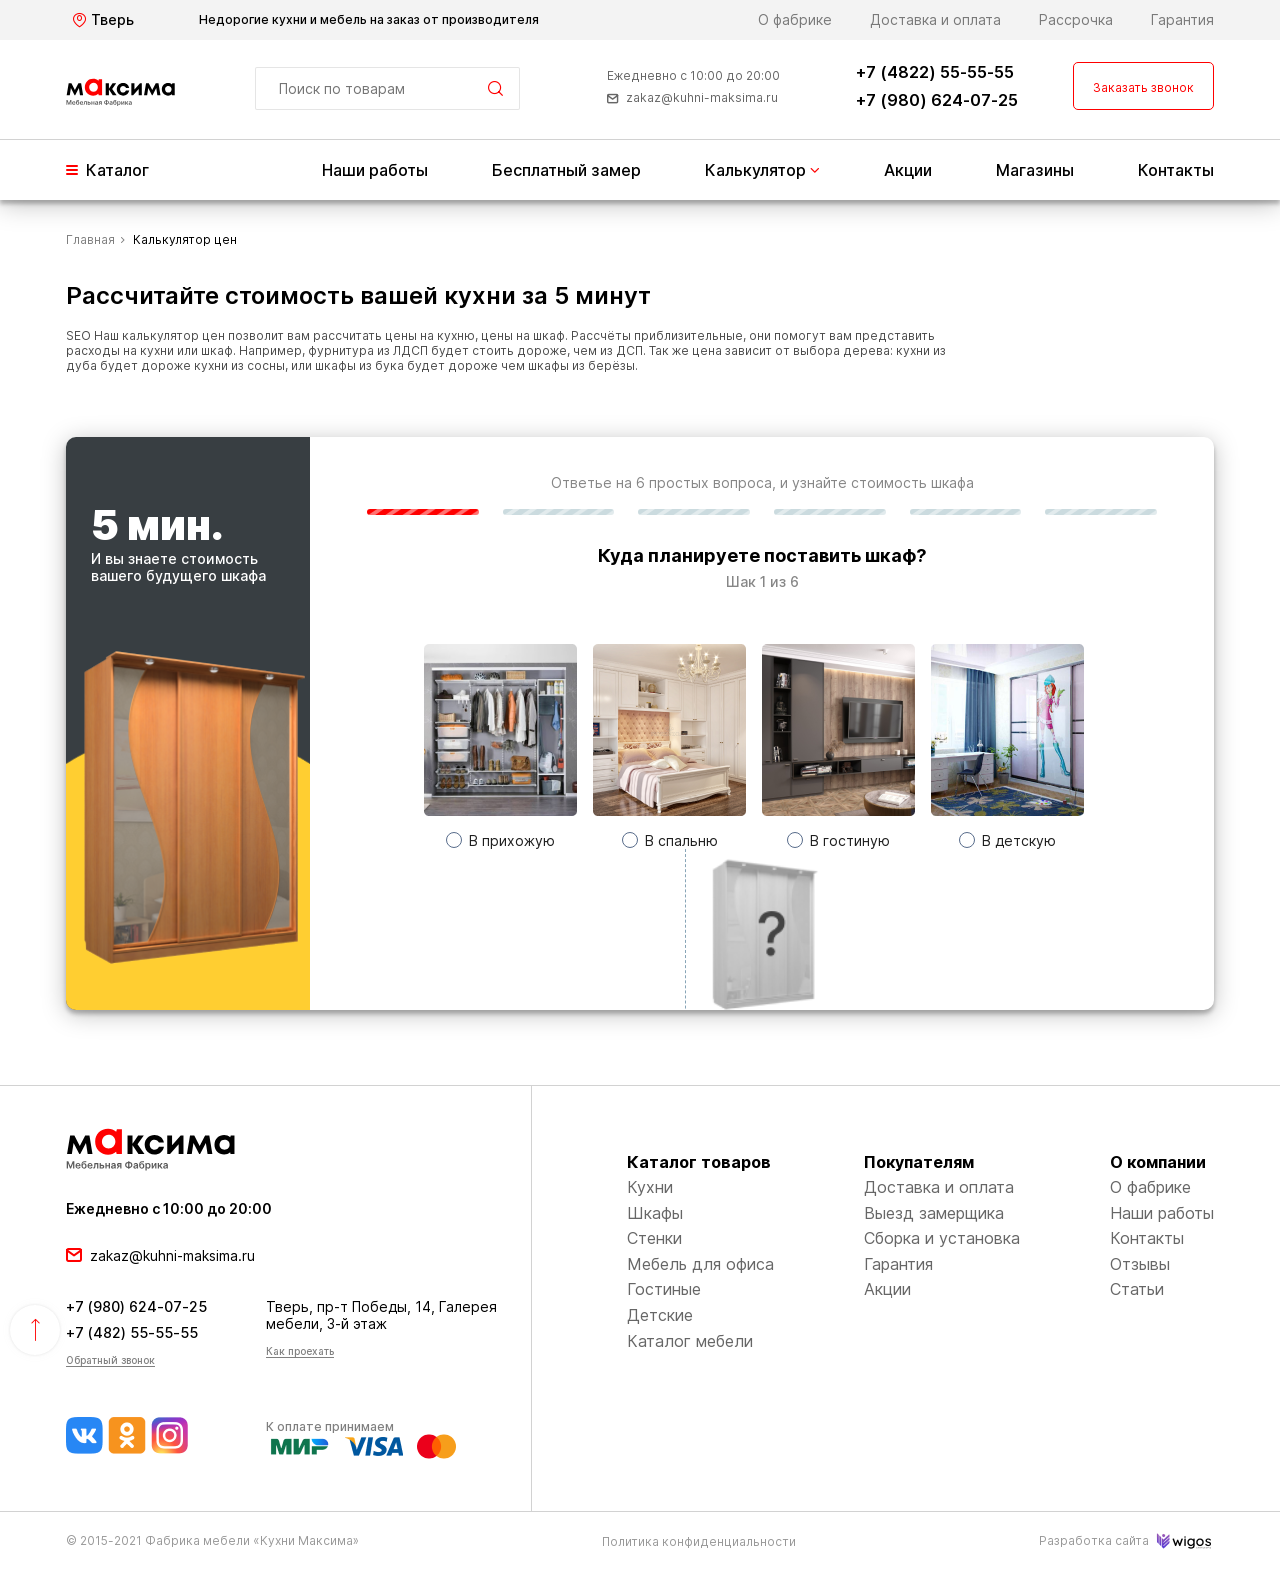
<file: home_calc_2.html>
<!DOCTYPE html>
<html lang="ru">
  <head>
    <meta charset="UTF-8">
    <meta name="viewport" content="width=device-width, initial-scale=1, minimum-scale=1, maximum-scale=1">
    <title>Главная / Калькулятор шкафа </title>
    <link rel="stylesheet" href="css/main.min.css">
    <link rel="stylesheet" href="css/libs.min.css">
  </head>
  <body>
    <header class="header">
      <div class="header__top">
        <div class="container">
          <button class="header__top-change" type="button" data-modal-target="modal_change_locale"><i class="icon-locale"></i><span class="text">Тверь</span></button>
          <div class="header__top-text">
            <p>Недорогие кухни и мебель на заказ от производителя</p>
          </div>
          <div class="header__top-nav">
            <ul>
              <li><a href="#">О фабрике</a></li>
              <li><a href="#">Доставка и оплата</a></li>
              <li><a href="#">Рассрочка</a></li>
              <li><a href="#">Гарантия</a></li>
            </ul>
          </div>
        </div>
      </div>
      <div class="header__center">
        <div class="container">
          <button class="header__center-burger" type="button" data-modal-target="modal_smart_menu"><span class="line"></span><span class="line"></span><span class="line"></span></button>
          <div class="header__center-logo"><a href="/"><img src="./img/logo.svg" alt="logo"></a></div>
          <div class="header__center-search">
            <form class="form_search" action="#">
              <input class="form_search-field" type="text" placeholder="Поиск по товарам">
              <button class="form_search-button" type="submit"><i class="icon-loupe"></i></button>
            </form>
            <button class="form_search_smart_target" type="button" data-modal-target="modal_search"><i class="icon-loupe"></i></button>
          </div>
          <div class="header__center-contact">
            <ul>
              <li>Ежедневно с 10:00 до 20:00</li>
              <li><a href="mailto:zakaz@kuhni-maksima.ru"><i class="icon-mail"></i>zakaz@kuhni-maksima.ru</a></li>
            </ul>
          </div>
          <div class="header__center-phone">
            <ul>
              <li><a href="tel:74822555555">+7 (4822) 55-55-55</a></li>
              <li><a href="tel:79806240725">+7 (980) 624-07-25</a></li>
            </ul>
          </div>
          <div class="header__center-button">
            <button class="button-red-border" type="button"><span>Заказать звонок  </span></button>
          </div>
        </div>
      </div>
      <nav class="header__nav">
        <div class="container">
          <ul>
            <li><a href="#" data-modal-target="modal_catalog">
                <div class="burger"><span class="line"></span><span class="line"></span><span class="line"></span></div>Каталог<i class="icon-arrow-bottom"></i></a></li>
            <li><a href="#">Наши работы</a></li>
            <li><a href="#">Бесплатный замер</a></li>
            <li class="drop-menu"><a href="#">Калькулятор<i class="icon-arrow-bottom"></i></a>
              <ul class="drop-menu-content">
                <li><a href="#">Расчёт кухонь</a></li>
                <li><a href="#">Расчёт шкафов</a></li>
              </ul>
            </li>
            <li><a href="#">Акции</a></li>
            <li class="smart-first"><a href="#">Магазины</a>
              <button class="header__nav-button" type="button"><i class="icon-drop-list"></i></button>
              <ul class="drop-menu-content" id="smart_drop_menu">
                <li><a href="#">Расчёт кухонь</a></li>
                <li><a href="#">Расчёт шкафов</a></li>
              </ul>
            </li>
            <li class="smart-last"><a href="#">Контакты</a></li>
          </ul>
        </div>
      </nav>
    </header>
    <div class="breadcrumbs">
      <div class="container">
        <div class="breadcrumbs__items"><a href="/">Главная</a><span>Калькулятор цен</span></div>
      </div>
    </div>
    <div class="wrap_calc">
      <div class="container">
        <div class="section-header">
          <h1 class="title-24">Рассчитайте стоимость вашей кухни за 5 минут</h1>
          <p class="w-text">SEO Наш калькулятор цен позволит вам рассчитать цены на кухню, цены на шкаф. Рассчёты приблизительные, они помогут вам представить расходы на кухни или шкаф. Например, фурнитура из ЛДСП будет стоить дороже, чем из ДСП. Так же цена зависит от выбора дерева: кухни из дуба будет дороже кухни из сосны, или шкафы из бука будет дороже чем шкафы из берёзы.</p>
        </div>
        <div class="form_calc form_calc_two" id="form_calc_2">
          <div class="form_calc__left">
            <div class="static"><b>5 мин.</b>
              <p>И вы знаете стоимость вашего будущего шкафа</p><img src="./img/calc/form2/left_bg.png" alt="image">
            </div>
            <div class="end"><b class="title-24">Ваш<br> шкаф<br> рассчитан</b>
              <div class="end__list"><span>Вы выбрали:</span>
                <ul>
                  <li id="checked_name1"></li>
                  <li id="checked_name2"></li>
                  <li id="checked_name3"></li>
                  <li id="checked_name4"></li>
                </ul>
              </div>
            </div>
          </div>
          <div class="form_calc__right">
            <div class="form_calc__right-header">
              <p>Ответье на 6 простых вопроса, и узнайте стоимость шкафа</p>
              <ul class="bar bar-col-4">
                <li class="bar-1 active"><span class="line"></span></li>
                <li class="bar-2"><span class="line"></span></li>
                <li class="bar-3"><span class="line"></span></li>
                <li class="bar-4"><span class="line"></span></li>
                <li class="bar-5"><span class="line"></span></li>
                <li class="bar-6"><span class="line"></span></li>
              </ul><b class="title-18" id="calc_stage_header">Куда планируете поставить шкаф?</b>
              <div class="bar_count"><span>Шак <span class="first">1</span> из <span class="last">6</span></span></div>
            </div>
            <div class="form_calc__right-tab tab-1 active">
              <div class="form_calc__right-select">
                <div class="item"><img src="./img/calc/form2/1_1.png" alt="image">
                  <label class="field-radio">
                    <input type="radio" name="r_1" data-name="В прихожую"><span class="check"></span><span class="text">В прихожую</span>
                  </label>
                </div>
                <div class="item"><img src="./img/calc/form2/1_2.png" alt="image">
                  <label class="field-radio">
                    <input type="radio" name="r_1" data-name="В спальню"><span class="check"></span><span class="text">В спальню</span>
                  </label>
                </div>
                <div class="item"><img src="./img/calc/form2/1_3.png" alt="image">
                  <label class="field-radio">
                    <input type="radio" name="r_1" data-name="В гостиную"><span class="check"></span><span class="text">В гостиную</span>
                  </label>
                </div>
                <div class="item"><img src="./img/calc/form2/1_4.png" alt="image">
                  <label class="field-radio">
                    <input type="radio" name="r_1" data-name="В детскую"><span class="check"></span><span class="text">В детскую</span>
                  </label>
                </div>
                <div class="item"><img src="./img/calc/form2/1_5.png" alt="image">
                  <label class="field-radio">
                    <input type="radio" name="r_1" data-name="Не знаю"><span class="check"></span><span class="text">Не знаю</span>
                  </label>
                </div>
              </div>
              <div class="form_calc__right-button"><a class="button-red disabled" href="#" data-stage="2" id="button_1"><span>следующий шаг</span></a></div>
            </div>
            <div class="form_calc__right-tab tab-2">
              <div class="form_calc__right-select">
                <div class="item"><img src="./img/calc/form2/2_1.png" alt="image">
                  <label class="field-radio">
                    <input type="radio" name="r_2" data-name="Прямой"><span class="check"></span><span class="text">Прямой</span>
                  </label>
                </div>
                <div class="item"><img src="./img/calc/form2/2_2.png" alt="image">
                  <label class="field-radio">
                    <input type="radio" name="r_2" data-name="Угловой"><span class="check"></span><span class="text">Угловой</span>
                  </label>
                </div>
                <div class="item"><img src="./img/calc/form2/2_3.png" alt="image">
                  <label class="field-radio">
                    <input type="radio" name="r_2" data-name="Радиусный"><span class="check"></span><span class="text">Радиусный</span>
                  </label>
                </div>
                <div class="item"><img src="./img/calc/form2/2_4.png" alt="image">
                  <label class="field-radio">
                    <input type="radio" name="r_2" data-name="Распашной"><span class="check"></span><span class="text">Распашной</span>
                  </label>
                </div>
                <div class="item"><img src="./img/calc/form2/1_5.png" alt="image">
                  <label class="field-radio">
                    <input type="radio" name="r_2" data-name="Не знаю"><span class="check"></span><span class="text">Не знаю</span>
                  </label>
                </div>
              </div>
              <div class="form_calc__right-button"><a class="button-prev" href="#" data-stage="1"><i class="icon-arrow-top"></i><span>Назад </span></a><a class="button-red disabled" href="#" data-stage="3" id="button_2"><span>следующий шаг</span></a></div>
            </div>
            <div class="form_calc__right-tab tab-3">
              <div class="form_calc__right-select mt-24">
                <div class="flex flex-col items-center"><img src="./img/calc/form2/3_1.svg" alt="image">
                  <div class="flex flex-wrap">
                    <label class="field-radio">
                      <input type="radio" name="r_3" data-name="2 двери"><span class="check"></span><span class="text">2 двери</span>
                    </label>
                    <label class="field-radio">
                      <input type="radio" name="r_3" data-name="3 двери"><span class="check"></span><span class="text">3 двери</span>
                    </label>
                    <label class="field-radio">
                      <input type="radio" name="r_3" data-name="4 двери"><span class="check"></span><span class="text">4 двери</span>
                    </label>
                    <label class="field-radio">
                      <input type="radio" name="r_3" data-name="Не знаю"><span class="check"></span><span class="text">Не знаю</span>
                    </label>
                  </div>
                </div>
              </div>
              <div class="form_calc__right-button"><a class="button-prev" href="#" data-stage="2"><i class="icon-arrow-top"></i><span>Назад </span></a><a class="button-red disabled" href="#" data-stage="4" id="button_3"><span>следующий шаг</span></a></div>
            </div>
            <div class="form_calc__right-tab tab-4">
              <div class="form_calc__right-select mt-24">
                <div class="flex flex-wrap items-center w-full">
                  <div class="item__image"><img src="./img/calc/form2/4_1.svg" alt="image"></div>
                  <div class="item__text"><b>Сторона А</b><span>(см)</span>
                    <input class="field" type="text" value="0">
                  </div>
                  <div class="item__text"><b>Сторона B</b><span>(см)</span>
                    <input class="field" type="text" value="0">
                  </div>
                  <div class="item__text"><b>Сторона C</b><span>(см)</span>
                    <input class="field" type="text" value="0">
                  </div>
                  <div class="item"><img src="./img/calc/form2/1_5.png" alt="image">
                    <label class="field-radio">
                      <input type="radio" name="r_4"><span class="check"></span><span class="text">Не знаю размеров</span>
                    </label>
                  </div>
                </div>
              </div>
              <div class="form_calc__right-button"><a class="button-prev" href="#" data-stage="3"><i class="icon-arrow-top"></i><span>Назад </span></a><a class="button-red disabled" href="#" data-stage="5" id="button_4"><span>следующий шаг</span></a></div>
            </div>
            <div class="form_calc__right-tab tab-5">
              <div class="form_calc__right-select mt-24">
                <div class="flex flex-wrap w-full">
                  <label class="item_box">
                    <input type="checkbox" data-name="Массив"><img src="./img/calc/form1/3_1.jpg" alt="image"><span class="check"><i class="icon-check"></i></span><b class="title-18">Массив</b>
                  </label>
                  <label class="item_box">
                    <input type="checkbox" data-name="Шпон"><img src="./img/calc/form1/3_2.jpg" alt="image"><span class="check"><i class="icon-check"></i></span><b class="title-18">Шпон</b>
                  </label>
                  <label class="item_box">
                    <input type="checkbox" data-name="Акрил"><img src="./img/calc/form1/3_3.jpg" alt="image"><span class="check"><i class="icon-check"></i></span><b class="title-18">Акрил</b>
                  </label>
                  <label class="item_box">
                    <input type="checkbox" data-name="Фотопечать"><img src="./img/calc/form1/3_4.jpg" alt="image"><span class="check"><i class="icon-check"></i></span><b class="title-18">Фотопечать</b>
                  </label>
                  <label class="item_box">
                    <input type="checkbox" data-name="Стекло"><img src="./img/calc/form1/3_5.jpg" alt="image"><span class="check"><i class="icon-check"></i></span><b class="title-18">Стекло</b>
                  </label>
                  <label class="item_box">
                    <input type="checkbox" data-name="Другое"><span class="not_image"></span><span class="check"><i class="icon-check"></i></span><b class="title-18">Другое</b>
                  </label>
                </div>
              </div>
              <div class="form_calc__right-button"><a class="button-prev" href="#" data-stage="4"><i class="icon-arrow-top"></i><span>Назад </span></a><a class="button-red disabled" href="#" data-stage="end" id="button_5"><span>следующий шаг</span></a></div>
            </div>
            <div class="form_calc__right-tab tab-end form_calc__right-tab-message">
              <div class="form_calc__right-text-center">
                <div class="title">Получить<br> рассчёт<br> шкафа-купе</div>
                <div class="field-set">
                  <input class="field mask--phone" type="text" name="phone">
                </div>
                <button class="button-red" type="submit"><span>Узнать стоимость шкафы-купе</span></button>
                <label class="field-checked type-square">
                  <input type="checkbox" name="check1"><span class="check"></span><span class="text">Я даю согласение на обработку моих персональных данных </span>
                </label>
              </div>
              <div class="form_calc__right-button"><a class="button-prev" href="#" data-stage="5" data-stage-reset="true"><i class="icon-arrow-top"></i><span>К выбору материалов</span></a></div>
            </div>
          </div>
        </div>
      </div>
    </div>
    <footer class="footer">
      <div class="footer__arrow-top" id="scroll_top"><i class="icon-arrow-top"></i></div>
      <div class="footer__top">
        <div class="container">
          <div class="footer__top-left"><a class="logo" href="/"><img src="./img/logo.svg" alt="logo"></a><b class="time">Ежедневно с 10:00 до 20:00</b><a class="mail" href="mailto:zakaz@kuhni-maksima.ru"><i class="icon-mail"></i>zakaz@kuhni-maksima.ru</a>
            <div class="links">
              <div class="links__left">
                <ul>
                  <li><a href="tel:79806240725"><b>+7 (980) 624-07-25</b></a></li>
                  <li><a href="tel:74822555555"><b>+7 (482) 55-55-55</b></a></li>
                  <li><a href="#">Обратный звонок</a></li>
                </ul>
              </div>
              <div class="links__right">
                <ul>
                  <li>Тверь, пр-т Победы, 14, Галерея мебели, 3-й этаж</li>
                  <li><a href="tel:74822555555">Как проехать</a></li>
                </ul>
              </div>
            </div>
            <div class="links">
              <div class="links__left">
                <div class="social"><a href="#"><img src="./img/vk.png" alt="image"></a><a href="#"><img src="./img/ok.png" alt="image"></a><a href="#"><img src="./img/instagram.png" alt="image"></a></div>
              </div>
              <div class="links__right">
                <div class="pay"><span>К оплате принимаем</span>
                  <div class="pay__images"><img src="./img/pay-mir.png" alt="image"><img src="./img/pay-visa.png" alt="image"><img src="./img/pay-master.png" alt="image"></div>
                </div>
              </div>
            </div>
          </div>
          <div class="footer__top-right">
            <ul>
              <li>Каталог товаров</li>
              <li> <a href="#">Кухни</a></li>
              <li> <a href="#">Шкафы</a></li>
              <li> <a href="#">Стенки</a></li>
              <li> <a href="#">Мебель для офиса</a></li>
              <li> <a href="#">Гостиные</a></li>
              <li> <a href="#">Детские</a></li>
              <li> <a href="#">Каталог мебели</a></li>
            </ul>
            <ul>
              <li>Покупателям</li>
              <li> <a href="#">Доставка и оплата</a></li>
              <li> <a href="#">Выезд замерщика</a></li>
              <li> <a href="#">Сборка и установка</a></li>
              <li> <a href="#">Гарантия</a></li>
              <li> <a href="#">Акции</a></li>
            </ul>
            <ul>
              <li>О компании</li>
              <li> <a href="#">О фабрике</a></li>
              <li> <a href="#">Наши работы</a></li>
              <li> <a href="#">Контакты</a></li>
              <li> <a href="#">Отзывы</a></li>
              <li> <a href="#">Статьи</a></li>
            </ul>
          </div>
        </div>
      </div>
      <div class="footer__bottom">
        <div class="container">
          <div class="footer__bottom_left">
            <p>© 2015-2021 Фабрика мебели «Кухни Максима»</p>
          </div>
          <div class="footer__bottom_center"><a href="#">Политика конфиденциальности</a></div>
          <div class="footer__bottom_right"><a class="logo" href="#"><span>Разработка сайта </span><img src="./img/logo-wigos.png" alt="logo"></a></div>
        </div>
      </div>
    </footer>
    <div class="smart_menu modal_content" id="modal_smart_menu">
      <div class="modal_content__overlay"></div>
      <div class="smart_menu__wrap">
        <div class="smart_menu__header">
          <button class="smart_menu__header-locale" type="button" data-modal-target="modal_change_locale"><i class="icon-locale"></i><span class="text">Тверь</span></button>
          <button class="modal_close" type="button"><svg width="15" height="15" viewBox="0 0 15 15" fill="none" xmlns="http://www.w3.org/2000/svg">
<path d="M1 1L14 14" stroke="black"/>
<path d="M14 1L1 14" stroke="black"/>
</svg>
          </button>
        </div>
        <div class="smart_menu__nav">
          <ul>
            <li><a href="#">Наши работы</a></li>
            <li><a href="#">Бесплатный замер</a></li>
            <li><a href="#">Калькулятор<i class="icon-arrow-bottom"></i></a>
              <ul class="smart-drop-menu-content">
                <li><a href="#">Расчёт кухонь</a></li>
                <li><a href="#">Расчёт шкафов</a></li>
              </ul>
            </li>
            <li><a href="#">Акции</a></li>
            <li><a href="#">Магазины</a></li>
            <li><a href="#">Контакты</a></li>
          </ul>
        </div>
        <div class="smart_menu__foot">
          <ul>
            <li><a href="#">О фабрике</a></li>
            <li><a href="#">Доставка и оплата</a></li>
            <li><a href="#">Рассрочка</a></li>
            <li><a href="#">Гарантия</a></li>
          </ul>
        </div>
      </div>
    </div>
    <div class="modal_content modal_static" id="modal_search">
      <div class="modal_content__wrap">
        <div class="modal_content__header"><b class="title">Поиск</b>
          <button class="modal_close" type="button"><svg width="15" height="15" viewBox="0 0 15 15" fill="none" xmlns="http://www.w3.org/2000/svg">
<path d="M1 1L14 14" stroke="black"/>
<path d="M14 1L1 14" stroke="black"/>
</svg>
          </button>
        </div>
        <div class="modal_content__box" data-simplebar>
          <input class="field" type="text" placeholder="Что бы хотели найти?"><b class="title">Вот что мы нашли:</b>
          <div class="smart_search_item"><img src="./img/models/item2.jpg" alt="image">
            <div class="text"><b>Кухня «Лайк-вейт»</b><span>от 22 000 ₽ пог. м</span></div>
          </div>
          <div class="smart_search_item"><img src="./img/models/item4.jpg" alt="image">
            <div class="text"><b>Кухня «Джейсон Юнион»</b><span>от 120 000 ₽ пог. м</span></div>
          </div>
          <div class="smart_search_item"><img src="./img/models/item3.jpg" alt="image">
            <div class="text"><b>Кухня «Мегакедр»</b><span>от 500 000 ₽ пог. м</span></div>
          </div>
          <div class="smart_search_item"><img src="./img/models/item2.jpg" alt="image">
            <div class="text"><b>Кухня «Лайк-вейт»</b><span>от 22 000 ₽ пог. м</span></div>
          </div>
          <div class="smart_search_item"><img src="./img/models/item4.jpg" alt="image">
            <div class="text"><b>Кухня «Джейсон Юнион»</b><span>от 120 000 ₽ пог. м</span></div>
          </div>
          <div class="smart_search_item"><img src="./img/models/item3.jpg" alt="image">
            <div class="text"><b>Кухня «Мегакедр»</b><span>от 500 000 ₽ пог. м </span></div>
          </div>
        </div>
      </div>
    </div>
    <div class="modal_content" id="modal_favorite">
      <div class="modal_content__bg">
        <div class="modal_content__header"><b class="title">Избранное</b>
          <button class="modal_close" type="button"><svg width="10" height="10" viewBox="0 0 10 10" fill="none" xmlns="http://www.w3.org/2000/svg">
<path d="M1 1L9 9" stroke="black"/>
<path d="M9 1L1 9" stroke="black"/>
</svg>
          </button>
        </div>
        <div class="modal_content__favorites">
          <div class="item">
            <div class="item__left"><img src="./img/models/item2.jpg" alt="image"></div>
            <div class="item__right">
              <div class="top"><b>Кухня «Джейсон Юнион»</b><span>от 120 000 ₽ пог. м</span></div>
              <div class="bottom"><a href="#">Перейти к заказу</a>
                <button class="favorite_trash" type="button"><svg width="6" height="8" viewBox="0 0 6 8" fill="none" xmlns="http://www.w3.org/2000/svg">
<path d="M1 2.33329H0.666667V6.66663C0.666667 6.84344 0.736905 7.01301 0.861929 7.13803C0.986953 7.26305 1.15652 7.33329 1.33333 7.33329H4.66667C4.84348 7.33329 5.01305 7.26305 5.13807 7.13803C5.2631 7.01301 5.33333 6.84344 5.33333 6.66663V2.33329H1ZM2.33333 6.33329H1.66667V3.33329H2.33333V6.33329ZM4.33333 6.33329H3.66667V3.33329H4.33333V6.33329ZM4.53933 1.33329L4 0.666626H2L1.46067 1.33329H0V1.99996H6V1.33329H4.53933Z" fill="#595959"/>
</svg>
                </button>
              </div>
            </div>
          </div>
          <div class="item">
            <div class="item__left"><img src="./img/models/item3.jpg" alt="image"></div>
            <div class="item__right">
              <div class="top"><b>Кухня «Джейсон Юнион»</b><span>от 120 000 ₽ пог. м</span></div>
              <div class="bottom"><a href="#">Перейти к заказу</a>
                <button class="favorite_trash" type="button"><svg width="6" height="8" viewBox="0 0 6 8" fill="none" xmlns="http://www.w3.org/2000/svg">
<path d="M1 2.33329H0.666667V6.66663C0.666667 6.84344 0.736905 7.01301 0.861929 7.13803C0.986953 7.26305 1.15652 7.33329 1.33333 7.33329H4.66667C4.84348 7.33329 5.01305 7.26305 5.13807 7.13803C5.2631 7.01301 5.33333 6.84344 5.33333 6.66663V2.33329H1ZM2.33333 6.33329H1.66667V3.33329H2.33333V6.33329ZM4.33333 6.33329H3.66667V3.33329H4.33333V6.33329ZM4.53933 1.33329L4 0.666626H2L1.46067 1.33329H0V1.99996H6V1.33329H4.53933Z" fill="#595959"/>
</svg>
                </button>
              </div>
            </div>
          </div>
          <div class="item">
            <div class="item__left"><img src="./img/models/item4.jpg" alt="image"></div>
            <div class="item__right">
              <div class="top"><b>Кухня «Джейсон Юнион»</b><span>от 120 000 ₽ пог. м</span></div>
              <div class="bottom"><a href="#">Перейти к заказу</a>
                <button class="favorite_trash" type="button"><svg width="6" height="8" viewBox="0 0 6 8" fill="none" xmlns="http://www.w3.org/2000/svg">
<path d="M1 2.33329H0.666667V6.66663C0.666667 6.84344 0.736905 7.01301 0.861929 7.13803C0.986953 7.26305 1.15652 7.33329 1.33333 7.33329H4.66667C4.84348 7.33329 5.01305 7.26305 5.13807 7.13803C5.2631 7.01301 5.33333 6.84344 5.33333 6.66663V2.33329H1ZM2.33333 6.33329H1.66667V3.33329H2.33333V6.33329ZM4.33333 6.33329H3.66667V3.33329H4.33333V6.33329ZM4.53933 1.33329L4 0.666626H2L1.46067 1.33329H0V1.99996H6V1.33329H4.53933Z" fill="#595959"/>
</svg>
                </button>
              </div>
            </div>
          </div>
          <div class="item">
            <div class="item__left"><img src="./img/models/item2.jpg" alt="image"></div>
            <div class="item__right">
              <div class="top"><b>Кухня «Джейсон Юнион»</b><span>от 120 000 ₽ пог. м</span></div>
              <div class="bottom"><a href="#">Перейти к заказу</a>
                <button class="favorite_trash" type="button"><svg width="6" height="8" viewBox="0 0 6 8" fill="none" xmlns="http://www.w3.org/2000/svg">
<path d="M1 2.33329H0.666667V6.66663C0.666667 6.84344 0.736905 7.01301 0.861929 7.13803C0.986953 7.26305 1.15652 7.33329 1.33333 7.33329H4.66667C4.84348 7.33329 5.01305 7.26305 5.13807 7.13803C5.2631 7.01301 5.33333 6.84344 5.33333 6.66663V2.33329H1ZM2.33333 6.33329H1.66667V3.33329H2.33333V6.33329ZM4.33333 6.33329H3.66667V3.33329H4.33333V6.33329ZM4.53933 1.33329L4 0.666626H2L1.46067 1.33329H0V1.99996H6V1.33329H4.53933Z" fill="#595959"/>
</svg>
                </button>
              </div>
            </div>
          </div>
          <div class="item">
            <div class="item__left"><img src="./img/models/item3.jpg" alt="image"></div>
            <div class="item__right">
              <div class="top"><b>Кухня «Джейсон Юнион»</b><span>от 120 000 ₽ пог. м</span></div>
              <div class="bottom"><a href="#">Перейти к заказу</a>
                <button class="favorite_trash" type="button"><svg width="6" height="8" viewBox="0 0 6 8" fill="none" xmlns="http://www.w3.org/2000/svg">
<path d="M1 2.33329H0.666667V6.66663C0.666667 6.84344 0.736905 7.01301 0.861929 7.13803C0.986953 7.26305 1.15652 7.33329 1.33333 7.33329H4.66667C4.84348 7.33329 5.01305 7.26305 5.13807 7.13803C5.2631 7.01301 5.33333 6.84344 5.33333 6.66663V2.33329H1ZM2.33333 6.33329H1.66667V3.33329H2.33333V6.33329ZM4.33333 6.33329H3.66667V3.33329H4.33333V6.33329ZM4.53933 1.33329L4 0.666626H2L1.46067 1.33329H0V1.99996H6V1.33329H4.53933Z" fill="#595959"/>
</svg>
                </button>
              </div>
            </div>
          </div>
          <div class="item">
            <div class="item__left"><img src="./img/models/item4.jpg" alt="image"></div>
            <div class="item__right">
              <div class="top"><b>Кухня «Джейсон Юнион»</b><span>от 120 000 ₽ пог. м</span></div>
              <div class="bottom"><a href="#">Перейти к заказу</a>
                <button class="favorite_trash" type="button"><svg width="6" height="8" viewBox="0 0 6 8" fill="none" xmlns="http://www.w3.org/2000/svg">
<path d="M1 2.33329H0.666667V6.66663C0.666667 6.84344 0.736905 7.01301 0.861929 7.13803C0.986953 7.26305 1.15652 7.33329 1.33333 7.33329H4.66667C4.84348 7.33329 5.01305 7.26305 5.13807 7.13803C5.2631 7.01301 5.33333 6.84344 5.33333 6.66663V2.33329H1ZM2.33333 6.33329H1.66667V3.33329H2.33333V6.33329ZM4.33333 6.33329H3.66667V3.33329H4.33333V6.33329ZM4.53933 1.33329L4 0.666626H2L1.46067 1.33329H0V1.99996H6V1.33329H4.53933Z" fill="#595959"/>
</svg>
                </button>
              </div>
            </div>
          </div>
        </div>
      </div>
    </div>
    <div class="modal_content modal_catalog" id="modal_catalog">
      <div class="modal_content__sect-header"><b>Каталог</b>
        <button class="modal_close" type="button"><svg width="13" height="13" viewBox="0 0 13 13" fill="none" xmlns="http://www.w3.org/2000/svg">
<path d="M1 1L12 12" stroke="black"/>
<path d="M12 1L1 12" stroke="black"/>
</svg>
        </button>
      </div>
      <div class="modal_content__wrap">
        <div class="aside">
          <div class="aside__item">
            <button class="aside__item-header" type="button">
              <div class="text">
                <div class="image"><img src="./img/icons/kitchens.svg" alt="image"></div><b>Кухни</b>
              </div><i class="icon-arrow-bottom"></i>
            </button>
            <div class="aside__item-content">
              <div class="item">
                <div class="title"><b>Цвет кухни</b><i class="icon-arrow-bottom"></i></div>
                <div class="content">
                  <label class="field-checked type-square">
                    <input type="checkbox" name="check1"><span class="check"></span><span class="text">Белый</span>
                  </label>
                  <label class="field-checked type-square">
                    <input type="checkbox" name="check2"><span class="check"></span><span class="text">Чёрный</span>
                  </label>
                  <label class="field-checked type-square">
                    <input type="checkbox" name="check3"><span class="check"></span><span class="text">Красный</span>
                  </label>
                  <label class="field-checked type-square">
                    <input type="checkbox" name="check4"><span class="check"></span><span class="text">Синий</span>
                  </label>
                  <label class="field-checked type-square">
                    <input type="checkbox" name="check5"><span class="check"></span><span class="text">Зеленый</span>
                  </label>
                  <label class="field-checked type-square">
                    <input type="checkbox" name="check6"><span class="check"></span><span class="text">Фиолетовый</span>
                  </label>
                  <label class="field-checked type-square">
                    <input type="checkbox" name="check7"><span class="check"></span><span class="text">Оранжевый</span>
                  </label>
                  <label class="field-checked type-square">
                    <input type="checkbox" name="check8"><span class="check"></span><span class="text">Серый</span>
                  </label>
                  <label class="field-checked type-square">
                    <input type="checkbox" name="check9"><span class="check"></span><span class="text">Глянцевый</span>
                  </label>
                  <label class="field-checked type-square">
                    <input type="checkbox" name="check10"><span class="check"></span><span class="text">Металлик</span>
                  </label>
                  <label class="field-checked type-square">
                    <input type="checkbox" name="check11"><span class="check"></span><span class="text">Венге</span>
                  </label>
                  <label class="field-checked type-square">
                    <input type="checkbox" name="check12"><span class="check"></span><span class="text">Орех</span>
                  </label>
                  <label class="field-checked type-square">
                    <input type="checkbox" name="check13"><span class="check"></span><span class="text">Двуцветные</span>
                  </label>
                </div>
              </div>
              <div class="item">
                <div class="title"><b>Форма кухни</b><i class="icon-arrow-bottom"></i></div>
                <div class="content">
                  <label class="field-checked type-circle">
                    <input type="checkbox" name="check14"><span class="check"></span><span class="text">Угловые</span>
                  </label>
                  <label class="field-checked type-circle">
                    <input type="checkbox" name="check15"><span class="check"></span><span class="text">Прямые</span>
                  </label>
                  <label class="field-checked type-circle">
                    <input type="checkbox" name="check16"><span class="check"></span><span class="text">Модульные</span>
                  </label>
                  <label class="field-checked type-circle">
                    <input type="checkbox" name="check17"><span class="check"></span><span class="text">Встроенные</span>
                  </label>
                  <label class="field-checked type-circle">
                    <input type="checkbox" name="check18"><span class="check"></span><span class="text">Г-образные</span>
                  </label>
                  <label class="field-checked type-circle">
                    <input type="checkbox" name="check19"><span class="check"></span><span class="text">П-образные</span>
                  </label>
                  <label class="field-checked type-circle">
                    <input type="checkbox" name="check20"><span class="check"></span><span class="text">Островные</span>
                  </label>
                  <label class="field-checked type-circle">
                    <input type="checkbox" name="check21"><span class="check"></span><span class="text">С барной стойкой</span>
                  </label>
                </div>
              </div>
              <div class="item">
                <div class="title"><b>Стоимость кухни</b><i class="icon-arrow-bottom"></i></div>
                <div class="content"></div>
              </div>
              <div class="item">
                <div class="title"><b>Форма кухни</b><i class="icon-arrow-bottom"></i></div>
                <div class="content"></div>
              </div>
              <div class="item">
                <div class="title"><b>Материал</b><i class="icon-arrow-bottom"></i></div>
                <div class="content"></div>
              </div>
              <div class="item">
                <div class="title"><b>Стиль</b><i class="icon-arrow-bottom"></i></div>
                <div class="content"></div>
              </div>
              <div class="item">
                <div class="title"><b>Размеры</b><i class="icon-arrow-bottom"></i></div>
                <div class="content"></div>
              </div>
            </div>
          </div>
          <div class="aside__item">
            <button class="aside__item-header" type="button">
              <div class="text">
                <div class="image"><img src="./img/icons/wardrobe.svg" alt="image"></div><b>Шкафы</b>
              </div><i class="icon-arrow-bottom"></i>
            </button>
            <div class="aside__item-content">
              <label class="field-checked type-circle">
                <input type="checkbox" name="check17"><span class="check"></span><span class="text">Шкафы-купе</span>
              </label>
              <label class="field-checked type-circle">
                <input type="checkbox" name="check18"><span class="check"></span><span class="text">Шкафы распашные</span>
              </label>
              <label class="field-checked type-circle">
                <input type="checkbox" name="check19"><span class="check"></span><span class="text">Шкафы угловые</span>
              </label>
              <label class="field-checked type-circle">
                <input type="checkbox" name="check20"><span class="check"></span><span class="text">Шкафы-встроенные</span>
              </label>
              <label class="field-checked type-circle">
                <input type="checkbox" name="check21"><span class="check"></span><span class="text">Гардеробные</span>
              </label>
            </div>
          </div>
          <div class="aside__item">
            <button class="aside__item-header" type="button">
              <div class="text">
                <div class="image"><img src="./img/icons/furniture.svg" alt="image"></div><b>Мебель для прихожей</b>
              </div><i class="icon-arrow-bottom"></i>
            </button>
            <div class="aside__item-content"></div>
          </div>
          <div class="aside__item">
            <button class="aside__item-header" type="button">
              <div class="text">
                <div class="image"><img src="./img/icons/walls.svg" alt="image"></div><b>Стенки для гостиной</b>
              </div><i class="icon-arrow-bottom"></i>
            </button>
            <div class="aside__item-content"></div>
          </div>
          <div class="aside__item">
            <button class="aside__item-header" type="button">
              <div class="text">
                <div class="image"><img src="./img/icons/double-bed.svg" alt="image"></div><b>Мебель для спальни</b>
              </div><i class="icon-arrow-bottom"></i>
            </button>
            <div class="aside__item-content"></div>
          </div>
          <div class="aside__item">
            <button class="aside__item-header" type="button">
              <div class="text">
                <div class="image"><img src="./img/icons/furniture-double.svg" alt="image"></div><b>Мебель для детской</b>
              </div><i class="icon-arrow-bottom"></i>
            </button>
            <div class="aside__item-content"></div>
          </div>
          <div class="aside__item">
            <button class="aside__item-header" type="button">
              <div class="text">
                <div class="image"><img src="./img/icons/bedside-table.svg" alt="image"></div><b>Комоды и тумбы</b>
              </div><i class="icon-arrow-bottom"></i>
            </button>
            <div class="aside__item-content"></div>
          </div>
          <div class="aside__item">
            <button class="aside__item-header" type="button">
              <div class="text">
                <div class="image"><img src="./img/icons/commercial-furniture.svg" alt="image"></div><b>Торговая мебель</b>
              </div><i class="icon-arrow-bottom"></i>
            </button>
            <div class="aside__item-content"></div>
          </div>
          <div class="aside__item">
            <button class="aside__item-header" type="button">
              <div class="text">
                <div class="image"><img src="./img/icons/office-furniture.svg" alt="image"></div><b>Мебель для Офиса</b>
              </div><i class="icon-arrow-bottom"></i>
            </button>
            <div class="aside__item-content"></div>
          </div>
        </div>
      </div>
    </div>
    <div class="modal_content modal_static modal_change_city" id="modal_change_locale">
      <div class="modal_content__wrap">
        <div class="modal_content__header"><b class="title">Ваш город</b>
          <button class="modal_close" type="button"><svg width="15" height="15" viewBox="0 0 15 15" fill="none" xmlns="http://www.w3.org/2000/svg">
<path d="M1 1L14 14" stroke="black"/>
<path d="M14 1L1 14" stroke="black"/>
</svg>
          </button>
        </div>
        <div class="modal_content__box" data-simplebar>
          <div class="smart_menu__header-locale"><i class="icon-locale"></i><span class="text">Тверь</span></div><b class="title">Выбрать другой город</b>
          <input class="field" type="text" placeholder="Поиск города">
          <div class="list_checked">
            <label class="list_checked__item">
              <input type="radio" name="radio1" checked>
              <div class="check"><i class="icon-check"></i></div><b>Тверь</b>
            </label>
            <label class="list_checked__item">
              <input type="radio" name="radio1">
              <div class="check"><i class="icon-check"></i></div><b>Москва</b>
            </label>
            <label class="list_checked__item">
              <input type="radio" name="radio1">
              <div class="check"><i class="icon-check"></i></div><b>Краснодар</b>
            </label>
            <label class="list_checked__item">
              <input type="radio" name="radio1">
              <div class="check"><i class="icon-check"></i></div><b>Сочи</b>
            </label>
            <label class="list_checked__item">
              <input type="radio" name="radio1">
              <div class="check"><i class="icon-check"></i></div><b>Санкт-Петербург</b>
            </label>
            <label class="list_checked__item">
              <input type="radio" name="radio1">
              <div class="check"><i class="icon-check"></i></div><b>Тверь</b>
            </label>
            <label class="list_checked__item">
              <input type="radio" name="radio1">
              <div class="check"><i class="icon-check"></i></div><b>Москва</b>
            </label>
            <label class="list_checked__item">
              <input type="radio" name="radio1">
              <div class="check"><i class="icon-check"></i></div><b>Краснодар</b>
            </label>
            <label class="list_checked__item">
              <input type="radio" name="radio1">
              <div class="check"><i class="icon-check"></i></div><b>Сочи</b>
            </label>
            <label class="list_checked__item">
              <input type="radio" name="radio1">
              <div class="check"><i class="icon-check"></i></div><b>Санкт-Петербург</b>
            </label>
          </div>
        </div>
      </div>
    </div><svg display="none">
<defs>
<g id="img-clamp">
<g xmlns="http://www.w3.org/2000/svg" clip-path="url(#clip0)"><path fill="#595959" d="M0.47376 6.16072C0.211784 6.16072 0 5.94893 0 5.68696C0 3.33557 1.91272 1.42285 4.2641 1.42285C4.52608 1.42285 4.73786 1.63464 4.73786 1.89661C4.73786 2.15859 4.52608 2.37046 4.2641 2.37046C2.43578 2.37046 0.947608 3.85863 0.947608 5.68696C0.947608 5.94893 0.735825 6.16072 0.47376 6.16072Z"/><path fill="#595959" d="M13.2671 6.16017H4.26417C4.00219 6.16017 3.79041 5.94838 3.79041 5.68641C3.79041 5.42443 4.00219 5.21265 4.26417 5.21265H13.2671C13.5291 5.21265 13.7409 5.42443 13.7409 5.68641C13.7409 5.94838 13.5291 6.16017 13.2671 6.16017Z"/><path fill="#595959" d="M13.2671 2.37037H4.26417C4.00219 2.37037 3.79041 2.15859 3.79041 1.89661C3.79041 1.63464 4.00219 1.42285 4.26417 1.42285H13.2671C13.5291 1.42285 13.7409 1.63464 13.7409 1.89661C13.7409 2.15859 13.5291 2.37037 13.2671 2.37037Z"/><path fill="#595959" d="M13.2642 6.16018C13.0022 6.16018 12.7904 5.9484 12.7904 5.68642C12.7904 5.42445 13.0022 5.21266 13.2642 5.21266C14.0478 5.21266 14.6855 4.57491 14.6855 3.79174C14.6855 3.00812 14.0478 2.37037 13.2642 2.37037C13.0022 2.37037 12.7904 2.15859 12.7904 1.89661C12.7904 1.63464 13.0022 1.42285 13.2642 1.42285C14.5704 1.42285 15.6331 2.48559 15.6331 3.79183C15.6331 5.09807 14.5704 6.16018 13.2642 6.16018Z"/><path fill="#595959" d="M4.2641 24.1575C1.91272 24.1575 0 22.2448 0 19.8934C0 19.6315 0.211784 19.4197 0.47376 19.4197C0.735736 19.4197 0.94752 19.6315 0.94752 19.8934C0.94752 21.7218 2.43569 23.2099 4.26402 23.2099C4.52599 23.2099 4.73778 23.4217 4.73778 23.6837C4.73778 23.9457 4.52608 24.1575 4.2641 24.1575Z"/><path fill="#595959" d="M13.2671 20.3679H4.26417C4.00219 20.3679 3.79041 20.1561 3.79041 19.8942C3.79041 19.6322 4.00219 19.4204 4.26417 19.4204H13.2671C13.5291 19.4204 13.7409 19.6322 13.7409 19.8942C13.7409 20.1561 13.5291 20.3679 13.2671 20.3679Z"/><path fill="#595959" d="M13.2671 24.1577H4.26417C4.00219 24.1577 3.79041 23.9459 3.79041 23.684C3.79041 23.422 4.00219 23.2102 4.26417 23.2102H13.2671C13.5291 23.2102 13.7409 23.422 13.7409 23.684C13.7409 23.9459 13.5291 24.1577 13.2671 24.1577Z"/><path fill="#595959" d="M13.2642 24.1577C13.0022 24.1577 12.7904 23.946 12.7904 23.684C12.7904 23.422 13.0022 23.2102 13.2642 23.2102C14.0478 23.2102 14.6855 22.5725 14.6855 21.7893C14.6855 21.0057 14.0478 20.3679 13.2642 20.3679C13.0022 20.3679 12.7904 20.1561 12.7904 19.8942C12.7904 19.6322 13.0022 19.4204 13.2642 19.4204C14.5704 19.4204 15.6331 20.4831 15.6331 21.7894C15.6331 23.0956 14.5704 24.1577 13.2642 24.1577Z"/><path fill="#595959" d="M0.47376 20.3672C0.211784 20.3672 0 20.1554 0 19.8935V5.68689C0 5.42492 0.211784 5.21313 0.47376 5.21313C0.735736 5.21313 0.94752 5.42492 0.94752 5.68689V19.8935C0.947609 20.1554 0.735825 20.3672 0.47376 20.3672Z"/><path fill="#595959" d="M4.26417 20.3677C4.00219 20.3677 3.79041 20.1559 3.79041 19.894V5.68641C3.79041 5.42443 4.00219 5.21265 4.26417 5.21265C4.52614 5.21265 4.73793 5.42443 4.73793 5.68641V19.894C4.73793 20.1559 4.52614 20.3677 4.26417 20.3677Z"/><path fill="#595959" d="M2.36707 16.1041C2.10509 16.1041 1.89331 15.8923 1.89331 15.6303V9.95008C1.89331 9.6881 2.10509 9.47632 2.36707 9.47632C2.62905 9.47632 2.84083 9.6881 2.84083 9.95008V15.6303C2.84092 15.8923 2.62914 16.1041 2.36707 16.1041Z"/><path fill="#595959" d="M13.2671 20.3679C13.0051 20.3679 12.7933 20.1561 12.7933 19.8941V15.1691C12.7933 14.9071 13.0051 14.6953 13.2671 14.6953C13.5291 14.6953 13.7409 14.9071 13.7409 15.1691V19.8941C13.7409 20.1561 13.5291 20.3679 13.2671 20.3679Z"/><path fill="#595959" d="M11.3709 20.3679C11.1089 20.3679 10.8971 20.1561 10.8971 19.8941V15.1691C10.8971 14.9071 11.1089 14.6953 11.3709 14.6953C11.6328 14.6953 11.8446 14.9071 11.8446 15.1691V19.8941C11.8446 20.1561 11.6328 20.3679 11.3709 20.3679Z"/><path fill="#595959" d="M13.2661 15.6431H11.3718C11.1099 15.6431 10.8981 15.4313 10.8981 15.1693C10.8981 14.9073 11.1099 14.6956 11.3718 14.6956H13.2661C13.528 14.6956 13.7398 14.9073 13.7398 15.1693C13.7398 15.4313 13.5281 15.6431 13.2661 15.6431Z"/><path fill="#595959" d="M13.74 18.9502H10.8972C10.6352 18.9502 10.4235 18.7384 10.4235 18.4764C10.4235 18.2145 10.6352 18.0027 10.8972 18.0027H13.74C14.0019 18.0027 14.2137 18.2145 14.2137 18.4764C14.2137 18.7384 14.0019 18.9502 13.74 18.9502Z"/><path fill="#595959" d="M13.74 17.5293H10.8972C10.6352 17.5293 10.4235 17.3175 10.4235 17.0555C10.4235 16.7936 10.6352 16.5818 10.8972 16.5818H13.74C14.0019 16.5818 14.2137 16.7936 14.2137 17.0555C14.2137 17.3175 14.0019 17.5293 13.74 17.5293Z"/><path fill="#595959" d="M13.2671 27.9546C13.0051 27.9546 12.7933 27.7429 12.7933 27.4809V23.684C12.7933 23.422 13.0051 23.2102 13.2671 23.2102C13.5291 23.2102 13.7409 23.422 13.7409 23.684V27.4809C13.7409 27.7429 13.5291 27.9546 13.2671 27.9546Z"/><path fill="#595959" d="M11.3709 27.9546C11.1089 27.9546 10.8971 27.7429 10.8971 27.4809V23.684C10.8971 23.422 11.1089 23.2102 11.3709 23.2102C11.6328 23.2102 11.8446 23.422 11.8446 23.684V27.4809C11.8446 27.7429 11.6328 27.9546 11.3709 27.9546Z"/><path fill="#595959" d="M12.3185 28.8998C11.5348 28.8998 10.8971 28.2625 10.8971 27.4794C10.8971 27.2174 11.1089 27.0056 11.3709 27.0056C11.6328 27.0056 11.8446 27.2174 11.8446 27.4794C11.8446 27.7405 12.0568 27.9522 12.3184 27.9522C12.5795 27.9522 12.7912 27.7405 12.7912 27.4794C12.7912 27.2174 13.003 27.0056 13.265 27.0056C13.527 27.0056 13.7388 27.2174 13.7388 27.4794C13.7389 28.2625 13.1016 28.8998 12.3185 28.8998Z"/><path fill="#595959" d="M11.3709 26.0576H5.92322C5.66125 26.0576 5.44946 25.8458 5.44946 25.5839C5.44946 25.3219 5.66125 25.1101 5.92322 25.1101H11.3709C11.6329 25.1101 11.8446 25.3219 11.8446 25.5839C11.8446 25.8458 11.6329 26.0576 11.3709 26.0576Z"/><path fill="#595959" d="M11.3709 27.4783H5.92322C5.66125 27.4783 5.44946 27.2665 5.44946 27.0045C5.44946 26.7425 5.66125 26.5308 5.92322 26.5308H11.3709C11.6329 26.5308 11.8446 26.7425 11.8446 27.0045C11.8446 27.2665 11.6329 27.4783 11.3709 27.4783Z"/><path fill="#595959" d="M5.92334 27.4783C5.26995 27.4783 4.73889 26.9472 4.73889 26.2944C4.73889 25.6415 5.27004 25.1104 5.92334 25.1104C6.18531 25.1104 6.3971 25.3221 6.3971 25.5841C6.3971 25.8461 6.18531 26.0579 5.92334 26.0579C5.79301 26.0579 5.68641 26.164 5.68641 26.2943C5.68641 26.4245 5.79301 26.5307 5.92334 26.5307C6.18531 26.5307 6.3971 26.7424 6.3971 27.0044C6.3971 27.2664 6.1854 27.4783 5.92334 27.4783Z"/><path fill="#595959" d="M18.7128 26.0576H13.2651C13.0032 26.0576 12.7914 25.8458 12.7914 25.5839C12.7914 25.3219 13.0032 25.1101 13.2651 25.1101H18.7128C18.9748 25.1101 19.1866 25.3219 19.1866 25.5839C19.1866 25.8458 18.9749 26.0576 18.7128 26.0576Z"/><path fill="#595959" d="M18.7128 27.4783H13.2651C13.0032 27.4783 12.7914 27.2665 12.7914 27.0045C12.7914 26.7425 13.0032 26.5308 13.2651 26.5308H18.7128C18.9748 26.5308 19.1866 26.7425 19.1866 27.0045C19.1866 27.2665 18.9749 27.4783 18.7128 27.4783Z"/><path fill="#595959" d="M18.7128 27.4784C18.4508 27.4784 18.239 27.2666 18.239 27.0047C18.239 26.7427 18.4508 26.5309 18.7128 26.5309C18.8431 26.5309 18.9497 26.4247 18.9497 26.2945C18.9497 26.1643 18.8431 26.0581 18.7128 26.0581C18.4508 26.0581 18.239 25.8463 18.239 25.5844C18.239 25.3224 18.4508 25.1106 18.7128 25.1106C19.3662 25.1106 19.8972 25.6417 19.8972 26.2946C19.8973 26.9474 19.3662 27.4784 18.7128 27.4784Z"/><path fill="#595959" d="M16.1079 15.6336H8.52723C8.26525 15.6336 8.05347 15.4218 8.05347 15.1598V10.4196C8.05347 10.1576 8.26525 9.9458 8.52723 9.9458H16.1078C16.3698 9.9458 16.5816 10.1576 16.5816 10.4196V15.1598C16.5817 15.4218 16.3699 15.6336 16.1079 15.6336ZM9.00108 14.686H15.6342V10.8933H9.00108V14.686Z"/><path fill="#595959" d="M29.8487 15.6336H16.1079C15.8459 15.6336 15.6342 15.4218 15.6342 15.1598V10.4196C15.6342 10.1576 15.8459 9.9458 16.1079 9.9458H29.8487C30.1107 9.9458 30.3225 10.1576 30.3225 10.4196V15.1598C30.3225 15.4218 30.1107 15.6336 29.8487 15.6336ZM16.5817 14.686H29.375V10.8933H16.5817V14.686Z"/><path fill="#595959" d="M16.1079 10.9009H8.52723C8.26525 10.9009 8.05347 10.6891 8.05347 10.4272V5.68689C8.05347 5.42492 8.26525 5.21313 8.52723 5.21313H16.1078C16.3698 5.21313 16.5816 5.42492 16.5816 5.68689V10.4272C16.5817 10.6891 16.3699 10.9009 16.1079 10.9009ZM9.00108 9.9534H15.6342V6.16065H9.00108V9.9534Z"/><path fill="#595959" d="M29.8487 10.9009H16.1079C15.8459 10.9009 15.6342 10.6891 15.6342 10.4272V5.68689C15.6342 5.42492 15.8459 5.21313 16.1079 5.21313H29.8487C30.1107 5.21313 30.3225 5.42492 30.3225 5.68689V10.4272C30.3225 10.6891 30.1107 10.9009 29.8487 10.9009ZM16.5817 9.9534H29.375V6.16065H16.5817V9.9534Z"/><path fill="#595959" d="M20.373 8.05299H16.1079C15.8459 8.05299 15.6342 7.8412 15.6342 7.57923C15.6342 7.31725 15.8459 7.10547 16.1079 7.10547H20.373C20.635 7.10547 20.8468 7.31725 20.8468 7.57923C20.8468 7.8412 20.6351 8.05299 20.373 8.05299Z"/><path fill="#595959" d="M29.8487 12.791H25.5846C25.3226 12.791 25.1108 12.5792 25.1108 12.3173C25.1108 12.0553 25.3226 11.8435 25.5846 11.8435H29.8487C30.1107 11.8435 30.3225 12.0553 30.3225 12.3173C30.3225 12.5792 30.1107 12.791 29.8487 12.791Z"/><path fill="#595959" d="M29.8487 7.57984H28.4274C28.1654 7.57984 27.9536 7.36806 27.9536 7.10608C27.9536 6.84411 28.1654 6.63232 28.4274 6.63232H29.8487C30.1107 6.63232 30.3225 6.84411 30.3225 7.10608C30.3225 7.36806 30.1107 7.57984 29.8487 7.57984Z"/><path fill="#595959" d="M17.5293 14.2124H16.1079C15.8459 14.2124 15.6342 14.0006 15.6342 13.7387C15.6342 13.4767 15.8459 13.2649 16.1079 13.2649H17.5293C17.7913 13.2649 18.003 13.4767 18.003 13.7387C18.003 14.0006 17.7913 14.2124 17.5293 14.2124Z"/></g><defs xmlns="http://www.w3.org/2000/svg"><clipPath id="clip0"><path fill="white" d="M0 0H30.323V30.323H0z"/></clipPath></defs>
</g>
<g id="img-wood">
<g xmlns="http://www.w3.org/2000/svg" clip-path="url(#clip0)"><path fill="#595959" d="M29.8488 26.1792H0.473894C0.299066 26.1792 0.138452 26.0835 0.0560122 25.9302C-0.026427 25.7769 -0.0169513 25.5905 0.0797017 25.4462L4.81759 18.3707C4.96257 18.1542 5.25632 18.0952 5.47474 18.24C5.69268 18.3848 5.75143 18.6773 5.60598 18.8943L1.35893 25.2358H28.9638L24.7167 18.8938C24.5713 18.6768 24.63 18.3844 24.848 18.2395C25.0659 18.0947 25.3597 18.1537 25.5051 18.3702L30.243 25.4457C30.3397 25.5906 30.3491 25.7764 30.2667 25.9297C30.1843 26.083 30.0236 26.1792 29.8488 26.1792Z"/><path fill="#595959" d="M29.8488 28.0661H0.473911C0.211906 28.0661 0.00012207 27.8552 0.00012207 27.5943V25.7075C0.00012207 25.4467 0.211906 25.2358 0.473911 25.2358H29.8488C30.1108 25.2358 30.3226 25.4467 30.3226 25.7075V27.5943C30.3226 27.8552 30.1108 28.0661 29.8488 28.0661ZM0.9477 27.1226H29.375V26.1792H0.9477V27.1226Z"/><path fill="#595959" d="M4.66645 26.1794C4.59822 26.1794 4.52905 26.1648 4.46272 26.1332C4.22677 26.0214 4.12633 25.7398 4.23909 25.5044L6.72317 20.3157C6.83498 20.0813 7.11594 19.9803 7.35473 20.0931C7.59067 20.2049 7.69112 20.4865 7.57836 20.7219L5.09428 25.9106C5.01326 26.0804 4.84365 26.1794 4.66645 26.1794Z"/><path fill="#595959" d="M9.5394 23.8208C9.49581 23.8208 9.45175 23.8146 9.40863 23.8024C9.15705 23.7307 9.0116 23.4694 9.08361 23.2194L9.76303 20.8608C9.83457 20.6099 10.0999 20.466 10.3486 20.5373C10.6002 20.609 10.7457 20.8703 10.6736 21.1203L9.99423 23.4788C9.93501 23.6863 9.74502 23.8208 9.5394 23.8208Z"/><path fill="#595959" d="M25.6563 26.1793C25.4791 26.1793 25.3095 26.0802 25.2285 25.9109L24.3245 24.0231C24.2117 23.7877 24.3122 23.5061 24.5481 23.3943C24.7864 23.2816 25.0674 23.3826 25.1797 23.617L26.0837 25.5047C26.1964 25.7401 26.096 26.0217 25.86 26.1335C25.7937 26.1647 25.7245 26.1793 25.6563 26.1793Z"/><path fill="#595959" d="M23.8483 22.4033C23.6711 22.4033 23.5015 22.3043 23.4204 22.1349L21.8408 18.8354C21.7281 18.6 21.8285 18.3184 22.0645 18.2066C22.3028 18.0939 22.5842 18.1948 22.696 18.4292L24.2756 21.7288C24.3884 21.9642 24.288 22.2458 24.052 22.3576C23.9857 22.3887 23.9165 22.4033 23.8483 22.4033Z"/><path fill="#595959" d="M20.7833 23.8208C20.5772 23.8208 20.3881 23.6864 20.3284 23.4788L19.649 21.1203C19.577 20.8703 19.722 20.609 19.974 20.5373C20.2237 20.4661 20.4876 20.6095 20.5596 20.8609L21.2391 23.2194C21.3111 23.4694 21.1661 23.7307 20.914 23.8024C20.8709 23.8147 20.8269 23.8208 20.7833 23.8208Z"/><path fill="#595959" d="M7.15156 20.9905H3.94828C3.68627 20.9905 3.47449 20.7797 3.47449 20.5188C3.47449 20.258 3.68627 20.0471 3.94828 20.0471H7.15156C7.41357 20.0471 7.62535 20.258 7.62535 20.5188C7.62535 20.7797 7.41309 20.9905 7.15156 20.9905Z"/><path fill="#595959" d="M28.5853 24.2925H24.7528C24.4908 24.2925 24.279 24.0817 24.279 23.8208C24.279 23.56 24.4908 23.3491 24.7528 23.3491H28.5853C28.8473 23.3491 29.059 23.56 29.059 23.8208C29.059 24.0817 28.8473 24.2925 28.5853 24.2925Z"/><path fill="#595959" d="M27.3222 22.4058H23.8493C23.5873 22.4058 23.3755 22.195 23.3755 21.9341C23.3755 21.6733 23.5873 21.4624 23.8493 21.4624H27.3222C27.5842 21.4624 27.7959 21.6733 27.7959 21.9341C27.7959 22.195 27.5842 22.4058 27.3222 22.4058Z"/><path fill="#595959" d="M14.2139 21.4622H10.2179C9.95592 21.4622 9.74414 21.2514 9.74414 20.9905C9.74414 20.7296 9.95592 20.5188 10.2179 20.5188H14.2139C14.4759 20.5188 14.6877 20.7296 14.6877 20.9905C14.6877 21.2514 14.4759 21.4622 14.2139 21.4622Z"/><path fill="#595959" d="M20.1049 21.4622H16.153C15.891 21.4622 15.6793 21.2514 15.6793 20.9905C15.6793 20.7296 15.891 20.5188 16.153 20.5188H20.1049C20.3669 20.5188 20.5787 20.7296 20.5787 20.9905C20.5787 21.2514 20.3665 21.4622 20.1049 21.4622Z"/><path fill="#595959" d="M20.7839 23.8208H9.53897C9.27697 23.8208 9.06519 23.61 9.06519 23.3491C9.06519 23.0883 9.27697 22.8774 9.53897 22.8774H20.7839C21.0459 22.8774 21.2577 23.0883 21.2577 23.3491C21.2577 23.61 21.0459 23.8208 20.7839 23.8208Z"/><path fill="#595959" d="M15.1614 22.4057C15.05 22.4057 14.9382 22.3666 14.8491 22.2888C14.5526 22.0298 7.58075 15.8769 7.58075 9.66979C7.58075 5.50843 10.9816 2.12256 15.1614 2.12256C19.3411 2.12256 22.742 5.50843 22.742 9.66979C22.742 15.8769 15.7702 22.0298 15.4736 22.2888C15.3845 22.3666 15.2727 22.4057 15.1614 22.4057ZM15.1614 3.06596C11.5037 3.06596 8.52833 6.02825 8.52833 9.66979C8.52833 14.733 13.8082 20.0208 15.1614 21.293C16.5145 20.0213 21.7944 14.733 21.7944 9.66979C21.7944 6.02825 18.819 3.06596 15.1614 3.06596Z"/><path fill="#595959" d="M12.0472 19.1038H5.21183C4.94982 19.1038 4.73804 18.893 4.73804 18.6321C4.73804 18.3713 4.94982 18.1604 5.21183 18.1604H12.0472C12.3092 18.1604 12.521 18.3713 12.521 18.6321C12.521 18.893 12.3087 19.1038 12.0472 19.1038Z"/><path fill="#595959" d="M25.1109 19.1038H18.2751C18.0131 19.1038 17.8013 18.893 17.8013 18.6321C17.8013 18.3713 18.0131 18.1604 18.2751 18.1604H25.1109C25.373 18.1604 25.5847 18.3713 25.5847 18.6321C25.5847 18.893 25.373 19.1038 25.1109 19.1038Z"/><circle cx="15.161" cy="9.685" r="2.605" fill="#595959"/></g><defs xmlns="http://www.w3.org/2000/svg"><clipPath id="clip0"><path fill="white" d="M0 0H30.323V30.189H0z"/></clipPath></defs>
</g>
<g id="img-drill">
<g xmlns="http://www.w3.org/2000/svg" clip-path="url(#clip0)"><path fill="#595959" d="M13.6791 17.0574H3.30264C2.26207 17.0574 1.41583 16.2074 1.41583 15.1623V11.3715C1.41583 10.3263 2.26207 9.47632 3.30264 9.47632H13.6791C13.94 9.47632 14.1508 9.6881 14.1508 9.95011C14.1508 10.2121 13.94 10.4239 13.6791 10.4239H3.30264C2.78235 10.4239 2.35924 10.8489 2.35924 11.3715V15.1623C2.35924 15.6848 2.78235 16.1098 3.30264 16.1098H13.6791C13.94 16.1098 14.1508 16.3216 14.1508 16.5836C14.1508 16.8456 13.94 17.0574 13.6791 17.0574Z"/><path fill="#595959" d="M13.6791 17.0574C13.4182 17.0574 13.2074 16.8456 13.2074 16.5836V9.95011C13.2074 9.6881 13.4182 9.47632 13.6791 9.47632C13.94 9.47632 14.1508 9.6881 14.1508 9.95011V16.5836C14.1508 16.8456 13.94 17.0574 13.6791 17.0574Z"/><path fill="#595959" d="M13.6791 17.0573C13.4814 17.0573 13.2974 16.9318 13.2319 16.7332C13.1493 16.485 13.2828 16.2163 13.53 16.1339L16.3612 15.1858C16.6097 15.1025 16.8753 15.237 16.9579 15.4853C17.0404 15.7335 16.9069 16.0022 16.6597 16.0846L13.8286 17.0327C13.7786 17.0493 13.7281 17.0573 13.6791 17.0573Z"/><path fill="#595959" d="M16.5103 11.371C16.4612 11.371 16.4108 11.3629 16.3612 11.3463L13.5301 10.3983C13.2834 10.3159 13.1494 10.0477 13.232 9.79896C13.3145 9.55116 13.5787 9.41613 13.8287 9.49952L16.6598 10.4476C16.9065 10.53 17.0405 10.7982 16.9579 11.0469C16.8919 11.2454 16.7079 11.371 16.5103 11.371Z"/><path fill="#595959" d="M16.5103 16.1093C16.2495 16.1093 16.0386 15.8975 16.0386 15.6355V10.8971C16.0386 10.6351 16.2495 10.4233 16.5103 10.4233C16.7712 10.4233 16.982 10.6351 16.982 10.8971V15.6355C16.982 15.8975 16.7712 16.1093 16.5103 16.1093Z"/><path fill="#595959" d="M18.3962 15.1626H16.5103C16.2495 15.1626 16.0386 14.9508 16.0386 14.6888V11.8451C16.0386 11.5831 16.2495 11.3713 16.5103 11.3713H18.3962C18.6571 11.3713 18.8679 11.5831 18.8679 11.8451V14.6888C18.8679 14.9508 18.6571 15.1626 18.3962 15.1626ZM16.982 14.215H17.9245V12.3189H16.982V14.215Z"/><path fill="#595959" d="M23.1159 13.7408H18.3961C18.1352 13.7408 17.9244 13.529 17.9244 13.267C17.9244 13.005 18.1352 12.7932 18.3961 12.7932H23.1159C23.3768 12.7932 23.5876 13.005 23.5876 13.267C23.5876 13.529 23.3768 13.7408 23.1159 13.7408Z"/><path fill="#595959" d="M6.60261 23.6895H3.30259C3.16579 23.6895 3.03608 23.6298 2.94598 23.5261C2.85683 23.4223 2.81626 23.2845 2.8356 23.1485L3.77995 16.5164C3.81297 16.2833 4.01203 16.1099 4.24693 16.1099H7.54696C7.68375 16.1099 7.81347 16.1696 7.90357 16.2733C7.99272 16.3771 8.03328 16.515 8.01394 16.6509L7.0696 23.283C7.03658 23.5161 6.83752 23.6895 6.60261 23.6895ZM3.84646 22.742H6.19365L7.00309 17.0574H4.6559L3.84646 22.742Z"/><path fill="#595959" d="M8.48944 27.9541H1.88656C1.62571 27.9541 1.41486 27.7423 1.41486 27.4803V23.2157C1.41486 22.9537 1.62571 22.7419 1.88656 22.7419H8.48944C8.75029 22.7419 8.96114 22.9537 8.96114 23.2157V27.4803C8.96114 27.7423 8.75029 27.9541 8.48944 27.9541ZM2.35826 27.0065H8.01774V23.6895H2.35826V27.0065Z"/><path fill="#595959" d="M9.4338 18.4788C9.17295 18.4788 8.9621 18.267 8.9621 18.005V16.5837C8.9621 16.3216 9.17295 16.1099 9.4338 16.1099C9.69465 16.1099 9.9055 16.3216 9.9055 16.5837V18.005C9.9055 18.267 9.69465 18.4788 9.4338 18.4788Z"/><path fill="#595959" d="M9.43383 18.4788H7.37014C7.10929 18.4788 6.89844 18.267 6.89844 18.005C6.89844 17.743 7.10929 17.5312 7.37014 17.5312H9.43383C9.69469 17.5312 9.90554 17.743 9.90554 18.005C9.90554 18.267 9.69469 18.4788 9.43383 18.4788Z"/><path fill="#595959" d="M8.48944 25.1119H1.88656C1.62571 25.1119 1.41486 24.9001 1.41486 24.6381C1.41486 24.3761 1.62571 24.1643 1.88656 24.1643H8.48944C8.75029 24.1643 8.96114 24.3761 8.96114 24.6381C8.96114 24.9001 8.75029 25.1119 8.48944 25.1119Z"/><path fill="#595959" d="M13.6791 14.6889H8.96682C8.70597 14.6889 8.49512 14.4771 8.49512 14.2151V12.32C8.49512 12.058 8.70597 11.8462 8.96682 11.8462H13.6791C13.94 11.8462 14.1508 12.058 14.1508 12.32V14.2151C14.1508 14.4771 13.94 14.6889 13.6791 14.6889ZM9.43852 13.7413H13.2074V12.7938H9.43852V13.7413Z"/><path fill="#595959" d="M26.415 30.3225H19.8102C19.5494 30.3225 19.3385 30.1107 19.3385 29.8487V0.473789C19.3385 0.211784 19.5494 0 19.8102 0H26.415C26.6758 0 26.8867 0.211784 26.8867 0.473789V29.8487C26.8867 30.1107 26.6758 30.3225 26.415 30.3225ZM20.2819 29.3749H25.9433V0.947578H20.2819V29.3749Z"/><path fill="#595959" d="M28.3019 30.3225H26.4151C26.1542 30.3225 25.9434 30.1107 25.9434 29.8487V0.473789C25.9434 0.211784 26.1542 0 26.4151 0H28.3019C28.5627 0 28.7736 0.211784 28.7736 0.473789V29.8487C28.7736 30.1107 28.5627 30.3225 28.3019 30.3225ZM26.8868 29.3749H27.8302V0.947578H26.8868V29.3749Z"/><path fill="#595959" d="M24.0547 9.95194C23.7939 9.95194 23.583 9.74015 23.583 9.47815V0.473789C23.583 0.211784 23.7939 0 24.0547 0C24.3156 0 24.5264 0.211784 24.5264 0.473789V9.47815C24.5264 9.74015 24.3156 9.95194 24.0547 9.95194Z"/><path fill="#595959" d="M21.6952 30.3224C21.4344 30.3224 21.2235 30.1106 21.2235 29.8486V21.318C21.2235 21.056 21.4344 20.8442 21.6952 20.8442C21.9561 20.8442 22.1669 21.056 22.1669 21.318V29.8486C22.1669 30.1106 21.9561 30.3224 21.6952 30.3224Z"/><path fill="#595959" d="M21.6951 21.792C21.4343 21.792 21.2234 21.5802 21.2234 21.3182C21.2234 20.5345 20.5885 19.8968 19.8083 19.8968C19.5475 19.8968 19.3366 19.685 19.3366 19.423C19.3366 19.161 19.5475 18.9492 19.8083 18.9492C21.1088 18.9492 22.1668 20.0119 22.1668 21.3182C22.1668 21.5802 21.956 21.792 21.6951 21.792Z"/></g><defs xmlns="http://www.w3.org/2000/svg"><clipPath id="clip0"><path fill="white" d="M0 0H30.189V30.323H0z"/></clipPath></defs>
</g>
<g id="img-garant">
<g xmlns="http://www.w3.org/2000/svg" clip-path="url(#clip0)"><path fill="#595959" d="M19.3027 27.2724H0.643562C0.287791 27.2724 0.000183105 26.986 0.000183105 26.6318V0.367839C0.000183105 0.0136361 0.287791 -0.272705 0.643562 -0.272705H19.3027C19.6585 -0.272705 19.9461 0.0136361 19.9461 0.367839V26.6318C19.9461 26.986 19.6585 27.2724 19.3027 27.2724ZM1.28706 25.9912H18.6594V1.00838H1.28706V25.9912Z"/><path fill="#595959" d="M16.0866 17.6598H3.86173C3.50596 17.6598 3.21835 17.3734 3.21835 17.0192C3.21835 16.665 3.50596 16.3787 3.86173 16.3787H16.0866C16.4424 16.3787 16.73 16.665 16.73 17.0192C16.73 17.3734 16.4424 17.6598 16.0866 17.6598Z"/><path fill="#595959" d="M13.5117 19.5814H6.43537C6.0796 19.5814 5.79199 19.295 5.79199 18.9408C5.79199 18.5866 6.0796 18.3003 6.43537 18.3003H13.5117C13.8675 18.3003 14.1551 18.5866 14.1551 18.9408C14.1551 19.295 13.8675 19.5814 13.5117 19.5814Z"/><path fill="#595959" d="M7.39919 24.067C6.51187 24.067 5.79068 23.3488 5.79068 22.4655C5.79068 21.5815 6.51199 20.8628 7.39919 20.8628C7.75496 20.8628 8.04257 21.1491 8.04257 21.5033C8.04257 21.8575 7.75496 22.1439 7.39919 22.1439C7.22221 22.1439 7.07744 22.2886 7.07744 22.4654C7.07744 22.6416 7.22221 22.7857 7.39919 22.7857C7.75496 22.7857 8.04257 23.0721 8.04257 23.4263C8.04257 23.7805 7.75508 24.067 7.39919 24.067Z"/><path fill="#595959" d="M12.548 24.0669C12.1922 24.0669 11.9046 23.7805 11.9046 23.4263C11.9046 23.0721 12.1922 22.7858 12.548 22.7858C12.7249 22.7858 12.8697 22.6416 12.8697 22.4654C12.8697 22.2892 12.7249 22.1451 12.548 22.1451C12.1922 22.1451 11.9046 21.8588 11.9046 21.5046C11.9046 21.1504 12.1922 20.864 12.548 20.864C13.4353 20.864 14.1565 21.5821 14.1565 22.4654C14.1565 23.3487 13.4351 24.0669 12.548 24.0669Z"/><path fill="#595959" d="M12.548 22.1451H7.39933C7.04356 22.1451 6.75595 21.8588 6.75595 21.5046C6.75595 21.1504 7.04356 20.864 7.39933 20.864H12.5479C12.9037 20.864 13.1913 21.1504 13.1913 21.5046C13.1913 21.8588 12.9038 22.1451 12.548 22.1451Z"/><path fill="#595959" d="M12.548 24.067H7.39933C7.04356 24.067 6.75595 23.7806 6.75595 23.4264C6.75595 23.0722 7.04356 22.7859 7.39933 22.7859H12.5479C12.9037 22.7859 13.1913 23.0722 13.1913 23.4264C13.1913 23.7806 12.9038 24.067 12.548 24.067Z"/><path fill="#595959" d="M9.97809 4.6106L11.0772 5.37728L12.4272 5.24253L12.981 6.43571L14.2201 6.969L14.0802 8.26898L14.8763 9.32741L14.0802 10.3858L14.2201 11.6858L12.981 12.2191L12.4272 13.4123L11.0772 13.2775L9.97809 14.0442L8.87895 13.2775L7.52898 13.4123L6.97518 12.2191L5.7361 11.6858L5.87603 10.3858L5.07986 9.32741L5.87603 8.26898L5.7361 6.969L6.97518 6.43571L7.52898 5.24253L8.87895 5.37728L9.97809 4.6106Z"/></g><defs xmlns="http://www.w3.org/2000/svg"><clipPath id="clip0"><path fill="white" d="M0 0H20V27H0z"/></clipPath></defs>
</g>
<g id="img-kitchens">
<path xmlns="http://www.w3.org/2000/svg" fill="black" d="M1.50269 17.517H18.4974C18.7666 17.5167 19.0248 17.4096 19.2152 17.2192C19.4056 17.0288 19.5127 16.7707 19.513 16.5014V10.3772C19.5127 10.1079 19.4056 9.84978 19.2152 9.65937C19.0248 9.46897 18.7666 9.36187 18.4974 9.36157H1.50269C1.23342 9.36187 0.975263 9.46897 0.784861 9.65937C0.59446 9.84978 0.48736 10.1079 0.487061 10.3772V16.5014C0.48736 16.7707 0.59446 17.0288 0.784861 17.2192C0.975263 17.4096 1.23342 17.5167 1.50269 17.517ZM0.955811 16.5014V11.618H3.3469V17.0483H1.50269C1.3577 17.0481 1.21869 16.9905 1.11617 16.8879C1.01365 16.7854 0.955976 16.6464 0.955811 16.5014ZM6.22534 11.618V17.0483H3.81565V11.618H6.22534ZM19.0442 14.5284H13.7747V12.5164H19.0442V14.5284ZM13.306 17.0483H6.69409V9.83032H13.306V17.0483ZM18.4974 17.0483H13.7747V14.9972H19.0442V16.5014C19.0441 16.6464 18.9864 16.7854 18.8839 16.8879C18.7814 16.9905 18.6424 17.0481 18.4974 17.0483ZM19.0442 10.3772V12.0477H13.7747V9.83032H18.4974C18.6424 9.83048 18.7814 9.88814 18.8839 9.99067C18.9864 10.0932 19.0441 10.2322 19.0442 10.3772ZM1.50269 9.83032H6.22534V11.1492H0.955811V10.3772C0.955966 10.2322 1.01363 10.0932 1.11616 9.99067C1.21868 9.88814 1.35769 9.83048 1.50269 9.83032Z"/><path xmlns="http://www.w3.org/2000/svg" fill="black" d="M12.9446 16.7508V12.2075H7.05542V16.7508H12.9446ZM7.52417 12.6763H12.4759V16.282H7.52417V12.6763Z"/><path xmlns="http://www.w3.org/2000/svg" fill="black" d="M7.62195 11.3623H12.3782C12.4404 11.3623 12.5 11.3376 12.5439 11.2937C12.5879 11.2497 12.6126 11.1901 12.6126 11.1279C12.6126 11.0658 12.5879 11.0062 12.5439 10.9622C12.5 10.9182 12.4404 10.8936 12.3782 10.8936H7.62195C7.55979 10.8936 7.50017 10.9182 7.45622 10.9622C7.41227 11.0062 7.38757 11.0658 7.38757 11.1279C7.38757 11.1901 7.41227 11.2497 7.45622 11.2937C7.50017 11.3376 7.55979 11.3623 7.62195 11.3623Z"/><path xmlns="http://www.w3.org/2000/svg" fill="black" d="M3.4668 10.6667H3.73098C3.79314 10.6667 3.85275 10.6421 3.8967 10.5981C3.94066 10.5541 3.96535 10.4945 3.96535 10.4324C3.96535 10.3702 3.94066 10.3106 3.8967 10.2666C3.85275 10.2227 3.79314 10.198 3.73098 10.198H3.4668C3.40464 10.198 3.34502 10.2227 3.30107 10.2666C3.25712 10.3106 3.23242 10.3702 3.23242 10.4324C3.23242 10.4945 3.25712 10.5541 3.30107 10.5981C3.34502 10.6421 3.40464 10.6667 3.4668 10.6667Z"/><path xmlns="http://www.w3.org/2000/svg" fill="black" d="M16.0601 10.668H16.6211C16.6833 10.668 16.7429 10.6433 16.7868 10.5993C16.8308 10.5554 16.8555 10.4958 16.8555 10.4336C16.8555 10.3714 16.8308 10.3118 16.7868 10.2679C16.7429 10.2239 16.6833 10.1992 16.6211 10.1992H16.0601C15.9979 10.1992 15.9383 10.2239 15.8943 10.2679C15.8504 10.3118 15.8257 10.3714 15.8257 10.4336C15.8257 10.4958 15.8504 10.5554 15.8943 10.5993C15.9383 10.6433 15.9979 10.668 16.0601 10.668Z"/><path xmlns="http://www.w3.org/2000/svg" fill="black" d="M16.0601 13.3721H16.6211C16.6833 13.3721 16.7429 13.3474 16.7868 13.3034C16.8308 13.2595 16.8555 13.1999 16.8555 13.1377C16.8555 13.0755 16.8308 13.0159 16.7868 12.972C16.7429 12.928 16.6833 12.9033 16.6211 12.9033H16.0601C15.9979 12.9033 15.9383 12.928 15.8943 12.972C15.8504 13.0159 15.8257 13.0755 15.8257 13.1377C15.8257 13.1999 15.8504 13.2595 15.8943 13.3034C15.9383 13.3474 15.9979 13.3721 16.0601 13.3721Z"/><path xmlns="http://www.w3.org/2000/svg" fill="black" d="M16.6211 15.3591H16.0601C15.9979 15.3591 15.9383 15.3838 15.8943 15.4278C15.8504 15.4717 15.8257 15.5313 15.8257 15.5935C15.8257 15.6557 15.8504 15.7153 15.8943 15.7592C15.9383 15.8032 15.9979 15.8279 16.0601 15.8279H16.6211C16.6833 15.8279 16.7429 15.8032 16.7868 15.7592C16.8308 15.7153 16.8555 15.6557 16.8555 15.5935C16.8555 15.5313 16.8308 15.4717 16.7868 15.4278C16.7429 15.3838 16.6833 15.3591 16.6211 15.3591Z"/><path xmlns="http://www.w3.org/2000/svg" fill="black" d="M1.50269 6.63818H6.68702C6.95629 6.63788 7.21444 6.53078 7.40485 6.34038C7.59525 6.14998 7.70235 5.89183 7.70265 5.62256V1.49854C7.70234 1.22927 7.59523 0.971122 7.40483 0.780722C7.21443 0.590323 6.95629 0.48322 6.68702 0.48291H1.50269C1.23342 0.48321 0.975263 0.590309 0.784861 0.780711C0.59446 0.971113 0.48736 1.22927 0.487061 1.49854V5.62256C0.48736 5.89183 0.59446 6.14998 0.784861 6.34038C0.975263 6.53078 1.23342 6.63788 1.50269 6.63818ZM7.2339 1.49854V5.62256C7.23373 5.76755 7.17606 5.90655 7.07354 6.00907C6.97101 6.1116 6.83201 6.16927 6.68702 6.16943H4.32921V0.95166H6.68702C6.83201 0.951836 6.97101 1.00951 7.07353 1.11203C7.17605 1.21455 7.23372 1.35355 7.2339 1.49854ZM0.955811 1.49854C0.955976 1.35355 1.01365 1.21454 1.11617 1.11202C1.21869 1.0095 1.3577 0.951826 1.50269 0.95166H3.86046V6.16943H1.50269C1.35769 6.16928 1.21868 6.11161 1.11616 6.00909C1.01363 5.90656 0.955966 5.76755 0.955811 5.62256V1.49854Z"/><path xmlns="http://www.w3.org/2000/svg" fill="black" d="M3.16089 4.0014C3.22305 4.0014 3.28266 3.9767 3.32662 3.93275C3.37057 3.8888 3.39526 3.82918 3.39526 3.76702V3.35425C3.39526 3.29209 3.37057 3.23247 3.32662 3.18852C3.28266 3.14457 3.22305 3.11987 3.16089 3.11987C3.09873 3.11987 3.03911 3.14457 2.99516 3.18852C2.95121 3.23247 2.92651 3.29209 2.92651 3.35425V3.76702C2.92651 3.82918 2.95121 3.8888 2.99516 3.93275C3.03911 3.9767 3.09873 4.0014 3.16089 4.0014Z"/><path xmlns="http://www.w3.org/2000/svg" fill="black" d="M4.95459 4.0014C5.01675 4.0014 5.07636 3.9767 5.12032 3.93275C5.16427 3.8888 5.18897 3.82918 5.18897 3.76702V3.35425C5.18897 3.29209 5.16427 3.23247 5.12032 3.18852C5.07636 3.14457 5.01675 3.11987 4.95459 3.11987C4.89243 3.11987 4.83282 3.14457 4.78886 3.18852C4.74491 3.23247 4.72021 3.29209 4.72021 3.35425V3.76702C4.72021 3.82918 4.74491 3.8888 4.78886 3.93275C4.83282 3.9767 4.89243 4.0014 4.95459 4.0014Z"/><path xmlns="http://www.w3.org/2000/svg" fill="black" d="M13 0.48291C12.7307 0.48321 12.4726 0.590309 12.2822 0.780711C12.0918 0.971113 11.9847 1.22927 11.9844 1.49854V5.62256C11.9847 5.89183 12.0918 6.14998 12.2822 6.34038C12.4726 6.53078 12.7307 6.63788 13 6.63818H18.1841C18.4534 6.63788 18.7116 6.53078 18.902 6.34038C19.0924 6.14998 19.1995 5.89183 19.1998 5.62256V1.49854C19.1995 1.22927 19.0924 0.971113 18.902 0.780711C18.7116 0.590309 18.4534 0.48321 18.1841 0.48291H13ZM12.4531 5.62256V1.49854C12.4533 1.35355 12.511 1.21454 12.6135 1.11202C12.716 1.0095 12.855 0.951826 13 0.95166H15.3578V6.16943H13C12.855 6.16928 12.716 6.11161 12.6135 6.00909C12.5109 5.90656 12.4533 5.76755 12.4531 5.62256ZM18.731 1.49854V5.62256C18.7309 5.76755 18.6732 5.90655 18.5707 6.00907C18.4681 6.1116 18.3291 6.16927 18.1841 6.16943H15.8264V0.95166H18.1841C18.3291 0.951836 18.4681 1.00951 18.5706 1.11203C18.6732 1.21455 18.7308 1.35355 18.731 1.49854Z"/><path xmlns="http://www.w3.org/2000/svg" fill="black" d="M14.6494 3.11987C14.5873 3.11987 14.5276 3.14457 14.4837 3.18852C14.4397 3.23247 14.415 3.29209 14.415 3.35425V3.76702C14.415 3.82918 14.4397 3.8888 14.4837 3.93275C14.5276 3.9767 14.5873 4.0014 14.6494 4.0014C14.7116 4.0014 14.7712 3.9767 14.8151 3.93275C14.8591 3.8888 14.8838 3.82918 14.8838 3.76702V3.35425C14.8838 3.29209 14.8591 3.23247 14.8151 3.18852C14.7712 3.14457 14.7116 3.11987 14.6494 3.11987Z"/><path xmlns="http://www.w3.org/2000/svg" fill="black" d="M16.4431 4.0014C16.5053 4.0014 16.5649 3.9767 16.6088 3.93275C16.6528 3.8888 16.6775 3.82918 16.6775 3.76702V3.35425C16.6775 3.29209 16.6528 3.23247 16.6088 3.18852C16.5649 3.14457 16.5053 3.11987 16.4431 3.11987C16.381 3.11987 16.3213 3.14457 16.2774 3.18852C16.2334 3.23247 16.2087 3.29209 16.2087 3.35425V3.76702C16.2087 3.82918 16.2334 3.8888 16.2774 3.93275C16.3213 3.9767 16.381 4.0014 16.4431 4.0014Z"/><path xmlns="http://www.w3.org/2000/svg" fill="black" d="M8.89838 0.48291V3.52447L8.00264 5.13252L8.00065 5.13611C7.97695 5.18048 7.96515 5.23023 7.9664 5.28051C7.96764 5.3308 7.98189 5.3799 8.00776 5.42304C8.03362 5.46618 8.07022 5.50189 8.11398 5.52668C8.15774 5.55147 8.20718 5.56451 8.25748 5.56451H11.4573C11.5076 5.5645 11.557 5.55147 11.6008 5.5267C11.6445 5.50192 11.6811 5.46624 11.707 5.42312C11.7328 5.38001 11.7471 5.33093 11.7484 5.28067C11.7497 5.23041 11.7379 5.18068 11.7142 5.13631L10.8163 3.52447V0.48291H8.89838ZM9.36713 0.95166H10.3476V3.33623H9.36713V0.95166ZM8.55979 5.09576L9.27877 3.80498H10.4363L11.1553 5.09576H8.55979Z"/>
</g>
<g id="img-wardrobe">
<path xmlns="http://www.w3.org/2000/svg" fill="black" d="M18.2031 0H1.01563C0.74636 0.000310154 0.488212 0.107413 0.297812 0.297812C0.107413 0.488212 0.000310154 0.74636 0 1.01563V18.2031C0.000310154 18.4724 0.107413 18.7305 0.297812 18.9209C0.488212 19.1113 0.74636 19.2184 1.01563 19.2188H18.2031C18.4724 19.2184 18.7305 19.1113 18.9209 18.9209C19.1113 18.7305 19.2184 18.4724 19.2188 18.2031V1.01563C19.2184 0.74636 19.1113 0.488212 18.9209 0.297812C18.7305 0.107413 18.4724 0.000310154 18.2031 0ZM7.16067 11.1039H0.46875V7.88602H7.16067V11.1039ZM7.16067 7.41727H0.46875V4.19945H7.16067V7.41727ZM0.46875 11.5726H7.16067V14.7904H0.46875V11.5726ZM7.62942 0.46875H13.042V18.75H7.62942V0.46875ZM1.01563 0.46875H7.16067V3.7307H0.46875V1.01563C0.468905 0.870632 0.526572 0.731623 0.629097 0.629097C0.731623 0.526572 0.870633 0.468905 1.01563 0.46875ZM0.46875 18.2031V15.2592H7.16067V18.75H1.01563C0.870633 18.7498 0.731623 18.6922 0.629097 18.5897C0.526572 18.4871 0.468905 18.3481 0.46875 18.2031ZM18.75 18.2031C18.7498 18.3481 18.6922 18.4871 18.5897 18.5897C18.4871 18.6922 18.3481 18.7498 18.2031 18.75H13.5107V0.46875H18.2031C18.3481 0.468905 18.4871 0.526572 18.5897 0.629097C18.6922 0.731623 18.7498 0.870632 18.75 1.01563V18.2031Z"/><path xmlns="http://www.w3.org/2000/svg" fill="black" d="M12.1204 7.41724C12.0582 7.41724 11.9986 7.44193 11.9546 7.48588C11.9107 7.52984 11.886 7.58945 11.886 7.65161V9.48188C11.886 9.54404 11.9107 9.60366 11.9546 9.64761C11.9986 9.69157 12.0582 9.71626 12.1204 9.71626C12.1825 9.71626 12.2421 9.69157 12.2861 9.64761C12.33 9.60366 12.3547 9.54404 12.3547 9.48188V7.65161C12.3547 7.58945 12.33 7.52984 12.2861 7.48588C12.2421 7.44193 12.1825 7.41724 12.1204 7.41724Z"/><path xmlns="http://www.w3.org/2000/svg" fill="black" d="M14.3582 7.41724C14.296 7.41724 14.2364 7.44193 14.1924 7.48588C14.1485 7.52984 14.1238 7.58945 14.1238 7.65161V9.48188C14.1238 9.54404 14.1485 9.60366 14.1924 9.64761C14.2364 9.69157 14.296 9.71626 14.3582 9.71626C14.4203 9.71626 14.4799 9.69157 14.5239 9.64761C14.5678 9.60366 14.5925 9.54404 14.5925 9.48188V7.65161C14.5925 7.58945 14.5678 7.52984 14.5239 7.48588C14.4799 7.44193 14.4203 7.41724 14.3582 7.41724Z"/>
</g>
<g id="img-furniture">
<path xmlns="http://www.w3.org/2000/svg" fill="black" d="M14.7656 22.8125V1.30729C14.7656 0.58644 14.3102 0 13.7504 0H1.0152C0.45543 0 0 0.58644 0 1.30729V22.8125C0 23.556 0.45543 24.1608 1.0152 24.1608H13.7504C14.3102 24.1608 14.7656 23.556 14.7656 22.8125ZM7.60269 8.11322H14.2969V15.6309H7.60269V8.11322ZM14.2969 1.30729V7.52393H7.60269V0.589288H13.7504C14.0518 0.589288 14.2969 0.911383 14.2969 1.30729ZM0.46875 22.8125V1.30729C0.46875 0.911383 0.713867 0.589288 1.0152 0.589288H7.13394V23.5715H1.0152C0.713867 23.5715 0.46875 23.231 0.46875 22.8125ZM13.7504 23.5715H7.60269V16.2202H14.2969V22.8123C14.2969 23.231 14.0518 23.5715 13.7504 23.5715Z"/><path xmlns="http://www.w3.org/2000/svg" fill="black" d="M6.11523 11.6892C6.05307 11.6892 5.99346 11.7203 5.94951 11.7755C5.90555 11.8308 5.88086 11.9057 5.88086 11.9839V13.883C5.88086 13.9611 5.90555 14.0361 5.94951 14.0913C5.99346 14.1466 6.05307 14.1776 6.11523 14.1776C6.17739 14.1776 6.23701 14.1466 6.28096 14.0913C6.32492 14.0361 6.34961 13.9611 6.34961 13.883V11.9839C6.34961 11.9057 6.32492 11.8308 6.28096 11.7755C6.23701 11.7203 6.17739 11.6892 6.11523 11.6892Z"/><path xmlns="http://www.w3.org/2000/svg" fill="black" d="M10.3231 11.6574H11.5767C11.6388 11.6574 11.6984 11.6264 11.7424 11.5711C11.7864 11.5158 11.8111 11.4409 11.8111 11.3628C11.8111 11.2846 11.7864 11.2097 11.7424 11.1544C11.6984 11.0992 11.6388 11.0681 11.5767 11.0681H10.3231C10.261 11.0681 10.2013 11.0992 10.1574 11.1544C10.1134 11.2097 10.0887 11.2846 10.0887 11.3628C10.0887 11.4409 10.1134 11.5158 10.1574 11.5711C10.2013 11.6264 10.261 11.6574 10.3231 11.6574Z"/><path xmlns="http://www.w3.org/2000/svg" fill="black" d="M11.5767 18.6538H10.3231C10.261 18.6538 10.2013 18.6849 10.1574 18.7401C10.1134 18.7954 10.0887 18.8703 10.0887 18.9485C10.0887 19.0266 10.1134 19.1015 10.1574 19.1568C10.2013 19.2121 10.261 19.2431 10.3231 19.2431H11.5767C11.6388 19.2431 11.6984 19.2121 11.7424 19.1568C11.7864 19.1015 11.8111 19.0266 11.8111 18.9485C11.8111 18.8703 11.7864 18.7954 11.7424 18.7401C11.6984 18.6849 11.6388 18.6538 11.5767 18.6538Z"/><path xmlns="http://www.w3.org/2000/svg" fill="black" d="M11.5767 17.7102H10.3231C10.261 17.7102 10.2013 17.7412 10.1574 17.7965C10.1134 17.8518 10.0887 17.9267 10.0887 18.0048C10.0887 18.083 10.1134 18.1579 10.1574 18.2132C10.2013 18.2685 10.261 18.2995 10.3231 18.2995H11.5767C11.6388 18.2995 11.6984 18.2685 11.7424 18.2132C11.7864 18.1579 11.8111 18.083 11.8111 18.0048C11.8111 17.9267 11.7864 17.8518 11.7424 17.7965C11.6984 17.7412 11.6388 17.7102 11.5767 17.7102Z"/>
</g>
<g id="img-walls">
<path xmlns="http://www.w3.org/2000/svg" fill="black" d="M17.7482 14.3789C17.7365 14.3789 17.7246 14.3795 17.7128 14.3798V12.1856C17.7128 11.4979 17.1439 10.9383 16.4446 10.9383H10.6096C10.4078 10.937 10.2086 10.9846 10.0291 11.0768C9.84954 11.1691 9.69492 11.3033 9.57836 11.4681C9.46017 11.3037 9.3045 11.17 9.12428 11.0778C8.94407 10.9857 8.74448 10.9379 8.54207 10.9383H2.67402C1.97481 10.9383 1.4059 11.4979 1.4059 12.1856V14.3805C0.625 14.4141 0 15.0489 0 15.8247V19.5416C0 19.6038 0.024693 19.6634 0.0686469 19.7073C0.112601 19.7513 0.172215 19.776 0.234375 19.776H2.70656C2.76872 19.776 2.82834 19.7513 2.87229 19.7073C2.91624 19.6634 2.94094 19.6038 2.94094 19.5416V19.0323L16.2778 19.0362V19.5415C16.2778 19.6037 16.3025 19.6633 16.3465 19.7072C16.3904 19.7512 16.45 19.7759 16.5122 19.7759H18.9844C19.0465 19.7759 19.1062 19.7512 19.1501 19.7072C19.1941 19.6633 19.2188 19.6037 19.2188 19.5415V15.8247C19.2188 15.0276 18.5591 14.3789 17.7482 14.3789ZM10.0448 11.6392C10.1189 11.565 10.207 11.5063 10.3039 11.4665C10.4009 11.4266 10.5048 11.4065 10.6096 11.4072H16.4446C16.8854 11.4072 17.244 11.7565 17.244 12.1858V14.4667C16.9628 14.5661 16.7191 14.7499 16.5462 14.9929C16.3733 15.236 16.2796 15.5264 16.2778 15.8247V16.0341L9.81184 16.0323L9.81262 12.2181C9.81103 12.111 9.83075 12.0047 9.87061 11.9053C9.91048 11.8059 9.96971 11.7155 10.0448 11.6392ZM2.67402 11.4072H8.54211C8.98289 11.4072 9.34149 11.7565 9.34149 12.1859L9.34293 16.0322L2.94094 16.0304V15.8247C2.93875 15.5085 2.83341 15.2017 2.64094 14.9509C2.44846 14.7001 2.17936 14.519 1.87453 14.4351V12.1858C1.87465 11.7565 2.23324 11.4072 2.67402 11.4072ZM2.47219 19.3072H0.46875V15.8247C0.46875 15.286 0.917969 14.8478 1.47051 14.8478C2.02305 14.8478 2.47219 15.286 2.47219 15.8247V19.3072ZM2.94094 18.5635V16.4991L16.2778 16.503V18.5677L2.94094 18.5635ZM18.75 19.3072H16.7466V15.8247C16.7466 15.286 17.1958 14.8478 17.7482 14.8478C18.3007 14.8478 18.75 15.286 18.75 15.8247V19.3072Z"/><path xmlns="http://www.w3.org/2000/svg" fill="black" d="M4.20215 14.8962C4.27091 14.8962 4.33812 14.8759 4.3953 14.8377C4.45247 14.7994 4.49703 14.7452 4.52334 14.6816C4.54965 14.6181 4.55654 14.5482 4.54312 14.4808C4.52971 14.4133 4.4966 14.3514 4.44798 14.3028C4.39936 14.2541 4.33741 14.221 4.26997 14.2076C4.20253 14.1942 4.13263 14.2011 4.06911 14.2274C4.00558 14.2537 3.95128 14.2983 3.91308 14.3554C3.87488 14.4126 3.85449 14.4798 3.85449 14.5486C3.85463 14.6407 3.8913 14.7291 3.95647 14.7943C4.02164 14.8594 4.10999 14.8961 4.20215 14.8962ZM4.20215 14.4275C4.2261 14.4275 4.24951 14.4346 4.26942 14.4479C4.28934 14.4612 4.30486 14.4801 4.31402 14.5022C4.32319 14.5244 4.32559 14.5487 4.32091 14.5722C4.31624 14.5957 4.30471 14.6173 4.28777 14.6342C4.27084 14.6511 4.24926 14.6627 4.22577 14.6674C4.20228 14.672 4.17793 14.6696 4.15581 14.6605C4.13368 14.6513 4.11477 14.6358 4.10146 14.6159C4.08816 14.5959 4.08105 14.5725 4.08105 14.5486C4.08105 14.5165 4.09381 14.4857 4.11652 14.463C4.13923 14.4402 4.17003 14.4275 4.20215 14.4275Z"/><path xmlns="http://www.w3.org/2000/svg" fill="black" d="M7.01563 14.8962C7.08439 14.8962 7.1516 14.8759 7.20877 14.8377C7.26594 14.7994 7.3105 14.7452 7.33682 14.6816C7.36313 14.6181 7.37002 14.5482 7.3566 14.4808C7.34319 14.4133 7.31008 14.3514 7.26145 14.3028C7.21283 14.2541 7.15089 14.221 7.08345 14.2076C7.01601 14.1942 6.94611 14.2011 6.88258 14.2274C6.81906 14.2537 6.76476 14.2983 6.72656 14.3554C6.68836 14.4126 6.66797 14.4798 6.66797 14.5486C6.66809 14.6408 6.70476 14.7291 6.76993 14.7943C6.8351 14.8594 6.92346 14.8961 7.01563 14.8962ZM7.01563 14.4275C7.03958 14.4275 7.06299 14.4346 7.0829 14.4479C7.10281 14.4612 7.11834 14.4801 7.1275 14.5022C7.13667 14.5244 7.13906 14.5487 7.13439 14.5722C7.12972 14.5957 7.11819 14.6173 7.10125 14.6342C7.08432 14.6511 7.06274 14.6627 7.03925 14.6674C7.01576 14.672 6.99141 14.6696 6.96928 14.6605C6.94716 14.6513 6.92825 14.6358 6.91494 14.6159C6.90163 14.5959 6.89453 14.5725 6.89453 14.5486C6.89453 14.5165 6.90729 14.4857 6.93 14.463C6.95271 14.4402 6.98351 14.4275 7.01563 14.4275Z"/><path xmlns="http://www.w3.org/2000/svg" fill="black" d="M4.20215 13.2383C4.27091 13.2383 4.33812 13.2179 4.3953 13.1797C4.45247 13.1415 4.49703 13.0872 4.52334 13.0237C4.54965 12.9601 4.55654 12.8902 4.54312 12.8228C4.52971 12.7554 4.4966 12.6934 4.44798 12.6448C4.39936 12.5962 4.33741 12.5631 4.26997 12.5496C4.20253 12.5362 4.13263 12.5431 4.06911 12.5694C4.00558 12.5957 3.95128 12.6403 3.91308 12.6975C3.87488 12.7546 3.85449 12.8219 3.85449 12.8906C3.85463 12.9828 3.8913 13.0711 3.95647 13.1363C4.02164 13.2015 4.10999 13.2381 4.20215 13.2383ZM4.20215 12.7695C4.2261 12.7695 4.24951 12.7766 4.26942 12.7899C4.28934 12.8032 4.30486 12.8222 4.31402 12.8443C4.32319 12.8664 4.32559 12.8908 4.32091 12.9142C4.31624 12.9377 4.30471 12.9593 4.28777 12.9762C4.27084 12.9932 4.24926 13.0047 4.22577 13.0094C4.20228 13.0141 4.17793 13.0117 4.15581 13.0025C4.13368 12.9933 4.11477 12.9778 4.10146 12.9579C4.08816 12.938 4.08105 12.9146 4.08105 12.8906C4.08105 12.8747 4.08419 12.859 4.09027 12.8443C4.09636 12.8296 4.10528 12.8162 4.11652 12.805C4.12777 12.7938 4.14112 12.7848 4.15581 12.7787C4.1705 12.7727 4.18625 12.7695 4.20215 12.7695Z"/><path xmlns="http://www.w3.org/2000/svg" fill="black" d="M7.01563 13.2383C7.08439 13.2383 7.1516 13.2179 7.20877 13.1797C7.26594 13.1415 7.3105 13.0872 7.33682 13.0237C7.36313 12.9601 7.37002 12.8902 7.3566 12.8228C7.34319 12.7554 7.31008 12.6934 7.26145 12.6448C7.21283 12.5962 7.15089 12.5631 7.08345 12.5496C7.01601 12.5362 6.94611 12.5431 6.88258 12.5694C6.81906 12.5957 6.76476 12.6403 6.72656 12.6975C6.68836 12.7546 6.66797 12.8219 6.66797 12.8906C6.66809 12.9828 6.70476 13.0711 6.76993 13.1363C6.8351 13.2015 6.92346 13.2382 7.01563 13.2383ZM7.01563 12.7695C7.03958 12.7695 7.06299 12.7766 7.0829 12.7899C7.10281 12.8032 7.11834 12.8222 7.1275 12.8443C7.13667 12.8664 7.13906 12.8908 7.13439 12.9142C7.12972 12.9377 7.11819 12.9593 7.10125 12.9762C7.08432 12.9932 7.06274 13.0047 7.03925 13.0094C7.01576 13.0141 6.99141 13.0117 6.96928 13.0025C6.94716 12.9933 6.92825 12.9778 6.91494 12.9579C6.90163 12.938 6.89453 12.9146 6.89453 12.8906C6.89453 12.8747 6.89766 12.859 6.90375 12.8443C6.90983 12.8296 6.91875 12.8162 6.93 12.805C6.94124 12.7938 6.95459 12.7848 6.96928 12.7787C6.98398 12.7727 6.99972 12.7695 7.01563 12.7695Z"/><path xmlns="http://www.w3.org/2000/svg" fill="black" d="M12.1211 14.8962C12.1899 14.8962 12.2571 14.8759 12.3142 14.8377C12.3714 14.7994 12.416 14.7452 12.4423 14.6816C12.4686 14.6181 12.4755 14.5482 12.4621 14.4808C12.4487 14.4133 12.4155 14.3514 12.3669 14.3028C12.3183 14.2541 12.2564 14.221 12.1889 14.2076C12.1215 14.1942 12.0516 14.2011 11.9881 14.2274C11.9245 14.2537 11.8702 14.2983 11.832 14.3554C11.7938 14.4126 11.7734 14.4798 11.7734 14.5486C11.7736 14.6408 11.8102 14.7291 11.8754 14.7943C11.9406 14.8594 12.0289 14.8961 12.1211 14.8962ZM12.1211 14.4275C12.145 14.4275 12.1685 14.4346 12.1884 14.4479C12.2083 14.4612 12.2238 14.4801 12.233 14.5022C12.2421 14.5244 12.2445 14.5487 12.2399 14.5722C12.2352 14.5957 12.2237 14.6173 12.2067 14.6342C12.1898 14.6511 12.1682 14.6627 12.1447 14.6674C12.1212 14.672 12.0969 14.6696 12.0748 14.6605C12.0526 14.6513 12.0337 14.6358 12.0204 14.6159C12.0071 14.5959 12 14.5725 12 14.5486C12 14.5327 12.0031 14.5169 12.0092 14.5022C12.0153 14.4876 12.0242 14.4742 12.0355 14.463C12.0467 14.4517 12.0601 14.4428 12.0748 14.4367C12.0894 14.4306 12.1052 14.4275 12.1211 14.4275Z"/><path xmlns="http://www.w3.org/2000/svg" fill="black" d="M14.9346 14.8962C15.0033 14.8962 15.0705 14.8759 15.1277 14.8377C15.1849 14.7994 15.2295 14.7452 15.2558 14.6816C15.2821 14.6181 15.289 14.5482 15.2755 14.4808C15.2621 14.4133 15.229 14.3514 15.1804 14.3028C15.1318 14.2541 15.0698 14.221 15.0024 14.2076C14.935 14.1942 14.8651 14.2011 14.8015 14.2274C14.738 14.2537 14.6837 14.2983 14.6455 14.3554C14.6073 14.4126 14.5869 14.4798 14.5869 14.5486C14.587 14.6407 14.6237 14.7291 14.6889 14.7943C14.7541 14.8594 14.8424 14.8961 14.9346 14.8962ZM14.9346 14.4275C14.9585 14.4275 14.9819 14.4346 15.0018 14.4479C15.0218 14.4612 15.0373 14.4801 15.0464 14.5022C15.0556 14.5244 15.058 14.5487 15.0533 14.5722C15.0487 14.5957 15.0371 14.6173 15.0202 14.6342C15.0033 14.6511 14.9817 14.6627 14.9582 14.6674C14.9347 14.672 14.9104 14.6696 14.8882 14.6605C14.8661 14.6513 14.8472 14.6358 14.8339 14.6159C14.8206 14.5959 14.8135 14.5725 14.8135 14.5486C14.8135 14.5165 14.8262 14.4857 14.8489 14.463C14.8717 14.4402 14.9025 14.4275 14.9346 14.4275Z"/><path xmlns="http://www.w3.org/2000/svg" fill="black" d="M12.1211 13.2383C12.1899 13.2383 12.2571 13.2179 12.3142 13.1797C12.3714 13.1415 12.416 13.0872 12.4423 13.0237C12.4686 12.9601 12.4755 12.8902 12.4621 12.8228C12.4487 12.7554 12.4155 12.6934 12.3669 12.6448C12.3183 12.5962 12.2564 12.5631 12.1889 12.5496C12.1215 12.5362 12.0516 12.5431 11.9881 12.5694C11.9245 12.5957 11.8702 12.6403 11.832 12.6975C11.7938 12.7546 11.7734 12.8219 11.7734 12.8906C11.7736 12.9828 11.8102 13.0711 11.8754 13.1363C11.9406 13.2015 12.0289 13.2382 12.1211 13.2383ZM12.1211 12.7695C12.145 12.7695 12.1685 12.7766 12.1884 12.7899C12.2083 12.8032 12.2238 12.8222 12.233 12.8443C12.2421 12.8664 12.2445 12.8908 12.2399 12.9142C12.2352 12.9377 12.2237 12.9593 12.2067 12.9762C12.1898 12.9932 12.1682 13.0047 12.1447 13.0094C12.1212 13.0141 12.0969 13.0117 12.0748 13.0025C12.0526 12.9933 12.0337 12.9778 12.0204 12.9579C12.0071 12.938 12 12.9146 12 12.8906C12 12.8747 12.0031 12.859 12.0092 12.8443C12.0153 12.8296 12.0242 12.8162 12.0355 12.805C12.0467 12.7938 12.0601 12.7848 12.0748 12.7787C12.0894 12.7727 12.1052 12.7695 12.1211 12.7695Z"/><path xmlns="http://www.w3.org/2000/svg" fill="black" d="M14.9346 13.2383C15.0033 13.2383 15.0705 13.2179 15.1277 13.1797C15.1849 13.1415 15.2295 13.0872 15.2558 13.0237C15.2821 12.9601 15.289 12.8902 15.2755 12.8228C15.2621 12.7554 15.229 12.6934 15.1804 12.6448C15.1318 12.5962 15.0698 12.5631 15.0024 12.5496C14.935 12.5362 14.8651 12.5431 14.8015 12.5694C14.738 12.5957 14.6837 12.6403 14.6455 12.6975C14.6073 12.7546 14.5869 12.8219 14.5869 12.8906C14.587 12.9828 14.6237 13.0711 14.6889 13.1363C14.7541 13.2015 14.8424 13.2381 14.9346 13.2383ZM14.9346 12.7695C14.9585 12.7695 14.9819 12.7766 15.0018 12.7899C15.0218 12.8032 15.0373 12.8222 15.0464 12.8443C15.0556 12.8664 15.058 12.8908 15.0533 12.9142C15.0487 12.9377 15.0371 12.9593 15.0202 12.9762C15.0033 12.9932 14.9817 13.0047 14.9582 13.0094C14.9347 13.0141 14.9104 13.0117 14.8882 13.0025C14.8661 12.9933 14.8472 12.9778 14.8339 12.9579C14.8206 12.938 14.8135 12.9146 14.8135 12.8906C14.8135 12.8747 14.8166 12.859 14.8227 12.8443C14.8288 12.8296 14.8377 12.8162 14.8489 12.805C14.8602 12.7938 14.8735 12.7848 14.8882 12.7787C14.9029 12.7727 14.9187 12.7695 14.9346 12.7695Z"/><path xmlns="http://www.w3.org/2000/svg" fill="black" d="M3.18539 9.72619H16.0334C16.0956 9.72619 16.1552 9.70149 16.1992 9.65754C16.2431 9.61359 16.2678 9.55397 16.2678 9.49181V3.44568C16.2678 3.38352 16.2431 3.3239 16.1992 3.27995C16.1552 3.236 16.0956 3.2113 16.0334 3.2113H3.193V0.458374C3.193 0.396214 3.16831 0.3366 3.12436 0.292646C3.0804 0.248692 3.02079 0.223999 2.95863 0.223999C2.89647 0.223999 2.83685 0.248692 2.7929 0.292646C2.74895 0.3366 2.72425 0.396214 2.72425 0.458374V3.29072C2.20505 3.34899 1.72547 3.59635 1.37699 3.98561C1.02851 4.37488 0.835523 4.87881 0.834839 5.40127V5.77916C0.834839 5.84132 0.859532 5.90093 0.903486 5.94488C0.94744 5.98884 1.00705 6.01353 1.06921 6.01353H2.15101C2.19776 6.19482 2.3 6.35697 2.44344 6.47728C2.58689 6.5976 2.76435 6.67006 2.95101 6.68455V9.49181C2.95101 9.55397 2.9757 9.61359 3.01966 9.65754C3.06361 9.70149 3.12323 9.72619 3.18539 9.72619ZM10.702 9.25744L10.586 9.14478L12.2268 7.88388L13.8348 9.25744H10.702ZM10.0289 9.25744H5.61043L7.9007 7.19177L10.0289 9.25744ZM15.7991 9.25744H14.5565L12.3868 7.40408C12.3459 7.36917 12.2943 7.34937 12.2406 7.34798C12.1868 7.34659 12.1343 7.36371 12.0917 7.39646L10.2461 8.81482L8.07 6.70267C8.02732 6.66123 7.97048 6.63756 7.911 6.63647C7.85152 6.63538 7.79385 6.65695 7.74968 6.69681L4.91058 9.25744H3.41976V6.57673C3.52596 6.51638 3.6191 6.43551 3.69375 6.33882C3.76839 6.24212 3.82306 6.13155 3.85457 6.01353H4.84804C4.9102 6.01353 4.96982 5.98884 5.01377 5.94488C5.05772 5.90093 5.08242 5.84132 5.08242 5.77916V5.40127C5.08232 5.06502 5.00232 4.73361 4.849 4.43435C4.69568 4.13509 4.47343 3.87656 4.20058 3.68005H15.7991V9.25744ZM1.30359 5.40127C1.30359 4.96232 1.47796 4.54136 1.78834 4.23098C2.09872 3.9206 2.51968 3.74623 2.95863 3.74623C3.39757 3.74623 3.81854 3.9206 4.12892 4.23098C4.4393 4.54136 4.61367 4.96232 4.61367 5.40127V5.54478H1.30359V5.40127ZM2.6557 6.01353H3.34988C3.31544 6.07537 3.26511 6.12689 3.20409 6.16276C3.14307 6.19863 3.07357 6.21754 3.00279 6.21754C2.93201 6.21754 2.86251 6.19863 2.80149 6.16276C2.74046 6.12689 2.69013 6.07537 2.6557 6.01353Z"/><path xmlns="http://www.w3.org/2000/svg" fill="black" d="M10.2643 7.45215C10.4652 7.45215 10.6615 7.39258 10.8285 7.28099C10.9956 7.16939 11.1257 7.01077 11.2026 6.82519C11.2795 6.63961 11.2996 6.4354 11.2604 6.23839C11.2212 6.04137 11.1245 5.86041 10.9824 5.71837C10.8404 5.57633 10.6594 5.4796 10.4624 5.44041C10.2654 5.40123 10.0612 5.42134 9.87562 5.49821C9.69004 5.57508 9.53142 5.70525 9.41982 5.87227C9.30822 6.03929 9.24866 6.23565 9.24866 6.43652C9.24896 6.70579 9.35606 6.96395 9.54646 7.15435C9.73686 7.34475 9.99501 7.45185 10.2643 7.45215ZM10.2643 5.88965C10.3724 5.88965 10.4782 5.92172 10.5681 5.98181C10.658 6.04191 10.7281 6.12732 10.7695 6.22724C10.8109 6.32717 10.8217 6.43713 10.8006 6.54321C10.7795 6.6493 10.7275 6.74674 10.651 6.82322C10.5745 6.89971 10.4771 6.95179 10.371 6.97289C10.2649 6.99399 10.1549 6.98316 10.055 6.94177C9.95507 6.90038 9.86966 6.83028 9.80957 6.74035C9.74948 6.65042 9.71741 6.54469 9.71741 6.43652C9.71758 6.29154 9.77526 6.15254 9.87778 6.05002C9.9803 5.9475 10.1193 5.88982 10.2643 5.88965Z"/>
</g>
<g id="img-double-bed">
<path xmlns="http://www.w3.org/2000/svg" fill="black" d="M22.3156 13.3346H20.4663V9.51343C20.466 9.19031 20.3374 8.88052 20.109 8.65204C19.8805 8.42356 19.5707 8.29504 19.2476 8.29468H9.13799C8.81487 8.29504 8.50509 8.42356 8.27661 8.65204C8.04812 8.88052 7.9196 9.19031 7.91925 9.51343V13.3346H6.06989C5.39957 13.3346 4.85437 13.8698 4.85437 14.5276V21.3046C4.85982 21.5732 4.97034 21.829 5.16223 22.017C5.35411 22.2051 5.61206 22.3104 5.88072 22.3104C6.14938 22.3104 6.40733 22.2051 6.59922 22.017C6.7911 21.829 6.90163 21.5732 6.90707 21.3046V19.0481H21.4647V21.2978C21.4695 21.5687 21.5805 21.8268 21.7737 22.0166C21.967 22.2065 22.2271 22.3128 22.498 22.3128C22.7689 22.3128 23.0289 22.2065 23.2222 22.0166C23.4154 21.8268 23.5264 21.5687 23.5312 21.2978V14.5276C23.5312 13.8698 22.9859 13.3346 22.3156 13.3346ZM5.41687 18.4856V17.6491H22.9687V18.4856H5.41687ZM8.48175 9.51343C8.48194 9.33944 8.55115 9.17264 8.67418 9.04961C8.7972 8.92658 8.96401 8.85738 9.13799 8.85718H19.2476C19.4216 8.85736 19.5884 8.92656 19.7114 9.04959C19.8344 9.17262 19.9036 9.33944 19.9038 9.51343V13.3346H19.234V12.2531C19.234 11.5953 18.6887 11.0602 18.0185 11.0602H15.7439C15.0736 11.0602 14.5283 11.5953 14.5283 12.2531V13.3344H13.8573V12.2531C13.8573 11.5953 13.3119 11.0602 12.6417 11.0602H10.3671C9.69679 11.0602 9.15154 11.5953 9.15154 12.2531V13.3344H8.48175V9.51343ZM15.0908 13.3346V12.2531C15.0941 12.083 15.1647 11.9211 15.2871 11.8029C15.4095 11.6848 15.5738 11.6199 15.7439 11.6227H18.0187C18.1888 11.62 18.353 11.6849 18.4754 11.803C18.5977 11.9212 18.6683 12.083 18.6715 12.2531V13.3344L15.0908 13.3346ZM9.71428 13.3346V12.2531C9.71753 12.083 9.7881 11.9211 9.91052 11.8029C10.0329 11.6848 10.1972 11.6199 10.3673 11.6227H12.6419C12.812 11.62 12.9762 11.6848 13.0986 11.803C13.221 11.9211 13.2915 12.083 13.2948 12.2531V13.3344L9.71428 13.3346ZM6.07012 13.8971H22.3156C22.4858 13.8944 22.6501 13.9592 22.7725 14.0774C22.8949 14.1955 22.9655 14.3574 22.9687 14.5276V17.0866H5.41687V14.5276C5.42011 14.3574 5.49067 14.1955 5.61308 14.0774C5.73549 13.9592 5.89976 13.8944 6.06989 13.8971H6.07012ZM6.34481 21.3046C6.34117 21.4252 6.29071 21.5396 6.20411 21.6236C6.11752 21.7076 6.00161 21.7546 5.88096 21.7546C5.7603 21.7546 5.64439 21.7076 5.5578 21.6236C5.47121 21.5396 5.42074 21.4252 5.4171 21.3046V19.0481H6.34481V21.3046ZM22.4982 21.7503C22.3758 21.7526 22.2575 21.7062 22.1693 21.6214C22.081 21.5365 22.03 21.4202 22.0274 21.2978V19.0481H22.9687V21.2978C22.9661 21.4202 22.9151 21.5365 22.8269 21.6214C22.7386 21.7062 22.6203 21.7526 22.4979 21.7503H22.4982Z"/><path xmlns="http://www.w3.org/2000/svg" fill="black" d="M3.82698 21.539H3.17636V10.575H5.00111C5.05464 10.5751 5.10736 10.5618 5.1544 10.5362C5.20144 10.5107 5.2413 10.4737 5.27031 10.4287C5.29933 10.3837 5.31657 10.3321 5.32045 10.2787C5.32433 10.2253 5.31473 10.1718 5.29253 10.1231L4.15557 7.63686C4.12995 7.58108 4.08888 7.53382 4.03722 7.50067C3.98556 7.46753 3.92549 7.44988 3.86411 7.44983H1.92611C1.86475 7.44987 1.80469 7.46749 1.75304 7.50061C1.70139 7.53374 1.66031 7.58097 1.63468 7.63672L0.497637 10.1228C0.475433 10.1715 0.465831 10.225 0.469713 10.2784C0.473595 10.3318 0.490836 10.3834 0.519853 10.4284C0.548869 10.4734 0.588729 10.5103 0.63577 10.5359C0.68281 10.5615 0.735522 10.5748 0.789059 10.5747H1.45778V11.411C1.38414 11.4572 1.32339 11.5213 1.2812 11.5973C1.23901 11.6733 1.21676 11.7588 1.21651 11.8457C1.21782 11.9834 1.27344 12.1151 1.37128 12.212C1.46913 12.3089 1.60128 12.3633 1.739 12.3633C1.87673 12.3633 2.00888 12.3089 2.10672 12.212C2.20457 12.1151 2.26019 11.9834 2.2615 11.8457C2.26126 11.7588 2.23901 11.6733 2.19683 11.5973C2.15465 11.5213 2.09391 11.4572 2.02028 11.411V10.5747H2.61386V21.539H1.96328C1.88869 21.539 1.81715 21.5687 1.7644 21.6214C1.71166 21.6742 1.68203 21.7457 1.68203 21.8203C1.68203 21.8949 1.71166 21.9664 1.7644 22.0192C1.81715 22.0719 1.88869 22.1015 1.96328 22.1015H3.82698C3.90157 22.1015 3.97311 22.0719 4.02586 22.0192C4.0786 21.9664 4.10823 21.8949 4.10823 21.8203C4.10823 21.7457 4.0786 21.6742 4.02586 21.6214C3.97311 21.5687 3.90157 21.539 3.82698 21.539ZM1.73903 11.8916C1.72766 11.8907 1.71708 11.8855 1.70959 11.8769C1.70209 11.8683 1.69829 11.8571 1.699 11.8457C1.69911 11.8405 1.70004 11.8352 1.70176 11.8303C1.71419 11.832 1.72672 11.8329 1.73926 11.833C1.75172 11.8329 1.76415 11.832 1.77648 11.8303C1.77822 11.8352 1.77915 11.8404 1.77925 11.8457C1.77995 11.8571 1.77612 11.8683 1.76859 11.8769C1.76105 11.8855 1.75043 11.8908 1.73903 11.8916ZM2.08122 8.012H3.70876L4.62343 10.0122H1.16678L2.08122 8.012Z"/><path xmlns="http://www.w3.org/2000/svg" fill="black" d="M8.64917 1.68713C8.57458 1.68713 8.50304 1.71677 8.4503 1.76951C8.39755 1.82225 8.36792 1.89379 8.36792 1.96838V6.73557C8.36792 6.81016 8.39755 6.8817 8.4503 6.93444C8.50304 6.98719 8.57458 7.01682 8.64917 7.01682H19.7364C19.811 7.01682 19.8825 6.98719 19.9353 6.93444C19.988 6.8817 20.0177 6.81016 20.0177 6.73557V1.96838C20.0177 1.89379 19.988 1.82225 19.9353 1.76951C19.8825 1.71677 19.811 1.68713 19.7364 1.68713H8.64917ZM15.1752 6.45432L15.135 6.41148L16.4483 5.30523L17.6755 6.45451L15.1752 6.45432ZM10.9002 6.45432L12.7159 4.65845L14.4034 6.45409L10.9002 6.45432ZM19.4553 6.45432H18.4983L16.6505 4.7237C16.6002 4.67661 16.5345 4.64961 16.4656 4.64779C16.3968 4.64598 16.3297 4.66948 16.277 4.71385L14.7492 6.00071L12.9281 4.06304C12.9024 4.03567 12.8715 4.01372 12.8372 3.9985C12.8029 3.98327 12.7659 3.97508 12.7283 3.9744C12.6907 3.97333 12.6533 3.97999 12.6184 3.99396C12.5835 4.00794 12.5519 4.02893 12.5254 4.05563L10.1001 6.45409H8.93042V2.2494H19.4552L19.4553 6.45432Z"/><path xmlns="http://www.w3.org/2000/svg" fill="black" d="M14.7579 4.86502C15.2847 4.86502 15.7133 4.40723 15.7133 3.84464C15.7133 3.28205 15.2847 2.82422 14.7579 2.82422C14.2312 2.82422 13.8025 3.282 13.8025 3.84464C13.8025 4.40728 14.2312 4.86502 14.7579 4.86502ZM14.7579 3.38672C14.9746 3.38672 15.1508 3.59212 15.1508 3.84464C15.1508 4.09716 14.9746 4.30252 14.7579 4.30252C14.5413 4.30252 14.365 4.09711 14.365 3.84464C14.365 3.59217 14.5413 3.38672 14.7579 3.38672Z"/>
</g>
<g id="img-furniture-double">
<path xmlns="http://www.w3.org/2000/svg" fill="black" d="M18.2031 0H17.8134C17.5441 0.000376939 17.286 0.135017 17.0956 0.37438C16.9052 0.613743 16.7981 0.938281 16.7978 1.27679V3.02266H12.8353C12.6704 3.02121 12.5075 3.06799 12.3595 3.15929C12.2114 3.25059 12.0823 3.38392 11.9823 3.54874H7.4957V3.28096C7.49519 2.94285 7.38801 2.61879 7.19768 2.37989C7.00736 2.14099 6.74942 2.00675 6.48047 2.00662H3.30531C3.12534 2.00675 2.94863 2.06697 2.79324 2.18113C2.63786 2.29529 2.50939 2.4593 2.42098 2.65636V1.27679C2.42068 0.938281 2.31358 0.613743 2.12318 0.37438C1.93277 0.135017 1.67462 0.000376939 1.40535 0H1.01563C0.746357 0.000376939 0.488203 0.135017 0.297801 0.37438C0.107399 0.613743 0.000299837 0.938281 0 1.27679V19.8394C9.30511e-05 19.9435 0.0330469 20.0434 0.0916319 20.117C0.150217 20.1907 0.229648 20.2321 0.3125 20.2322H2.10848C2.19133 20.2321 2.27076 20.1907 2.32935 20.117C2.38793 20.0434 2.42088 19.9435 2.42098 19.8394V18.6412H16.7978V19.8394C16.7979 19.9435 16.8308 20.0434 16.8894 20.117C16.948 20.1907 17.0274 20.2321 17.1103 20.2322H18.9063C18.9891 20.2321 19.0685 20.1907 19.1271 20.117C19.1857 20.0434 19.2187 19.9435 19.2188 19.8394V1.27679C19.2185 0.938281 19.1114 0.613743 18.921 0.37438C18.7306 0.135017 18.4724 0.000376939 18.2031 0ZM2.42098 15.7133V14.6858C2.42345 14.669 2.42476 14.652 2.42488 14.6349C2.42488 14.2507 2.65426 13.9498 2.94707 13.9498H7.2084C7.24679 13.9627 7.2872 13.9627 7.32559 13.9498H11.7953C11.7898 14.0025 11.787 14.0556 11.787 14.1088V15.7133H2.42098ZM7.20266 4.13803C7.24105 4.15089 7.28145 4.15089 7.31985 4.13803H11.7899C11.7844 4.19073 11.7816 4.24383 11.7815 4.29699V5.90148H2.42098V4.77726C2.43848 4.41544 2.66047 4.13803 2.94148 4.13803H7.20266ZM11.9878 13.3604H7.50117V13.0926C7.50066 12.7545 7.39348 12.4305 7.20317 12.1916C7.01285 11.9527 6.75493 11.8184 6.48598 11.8183H3.31078C3.12895 11.8184 2.95047 11.8798 2.79397 11.9962C2.63746 12.1126 2.50865 12.2796 2.42098 12.4798V9.07401H16.7978V12.8344H12.8407C12.6758 12.833 12.5129 12.8798 12.3649 12.9711C12.2169 13.0624 12.0877 13.1957 11.9877 13.3605L11.9878 13.3604ZM2.94699 13.3604C2.88575 13.3605 2.82464 13.3675 2.76441 13.3815V13.0926C2.76478 12.9107 2.82251 12.7365 2.92496 12.608C3.0274 12.4796 3.16618 12.4075 3.31086 12.4076H6.48606C6.63073 12.4075 6.76951 12.4796 6.87195 12.608C6.97439 12.7365 7.03213 12.9107 7.0325 13.0926V13.3604H2.94699ZM16.7979 8.48457H2.42098V6.49081H11.7843C11.82 7.15465 12.2777 7.68167 12.8355 7.68167H16.7978L16.7979 8.48457ZM12.2557 14.1088C12.2556 13.9995 12.2778 13.8921 12.3203 13.7968C12.3725 13.6816 12.4483 13.5862 12.5399 13.5206C12.6315 13.4549 12.7354 13.4214 12.8408 13.4235H16.7978V16.904H12.8408C12.5182 16.904 12.2557 16.5967 12.2557 16.2189V14.1088ZM12.8353 3.61194H16.7978V7.09233H12.8353C12.5127 7.09233 12.2503 6.78502 12.2503 6.40728V4.29689C12.2501 4.18762 12.2724 4.08013 12.3149 3.98482C12.3671 3.86973 12.4429 3.77441 12.5345 3.70881C12.626 3.64321 12.7299 3.60976 12.8353 3.61194ZM3.30531 2.59591H6.48047C6.62514 2.59587 6.76391 2.66798 6.86635 2.7964C6.96878 2.92483 7.02651 3.09909 7.02688 3.28096V3.54874H2.94141C2.88017 3.5488 2.81906 3.55586 2.75883 3.56981V3.28096C2.75919 3.09907 2.81693 2.9248 2.91938 2.79637C3.02184 2.66794 3.16063 2.59585 3.30531 2.59591ZM1.95223 19.6429H0.46875V1.27679C0.468905 1.09451 0.526572 0.919758 0.629097 0.790869C0.731623 0.661979 0.870633 0.589483 1.01563 0.589288H1.40535C1.55034 0.589483 1.68935 0.661979 1.79188 0.790869C1.89441 0.919758 1.95207 1.09451 1.95223 1.27679V4.74868C1.95117 4.77323 1.95051 4.79779 1.95051 4.82293C1.95056 4.83442 1.95114 4.8459 1.95223 4.85731V6.19244V6.19602C1.95223 6.19602 1.95223 6.19838 1.95223 6.19956V19.6429ZM2.42098 18.0519V16.3026H11.7895C11.8252 16.9664 12.2829 17.4934 12.8408 17.4934H16.7978V18.0519H2.42098ZM18.75 19.6429H17.2665V1.27679C17.2667 1.09451 17.3243 0.919758 17.4269 0.790869C17.5294 0.661979 17.6684 0.589483 17.8134 0.589288H18.2031C18.3481 0.589483 18.4871 0.661979 18.5897 0.790869C18.6922 0.919758 18.7498 1.09451 18.75 1.27679V19.6429Z"/>
</g>
<g id="img-bedside-table">
<path xmlns="http://www.w3.org/2000/svg" fill="black" d="M-0.0235596 11.1267V22.6449C-0.0231944 22.9729 0.10724 23.2873 0.339126 23.5192C0.571013 23.751 0.885413 23.8815 1.21335 23.8818H19.7819C20.1099 23.8815 20.4243 23.751 20.6562 23.5192C20.888 23.2873 21.0185 22.9729 21.0188 22.6449V11.1267C21.0185 10.7988 20.888 10.4844 20.6562 10.2525C20.4243 10.0206 20.1099 9.89019 19.7819 9.88983H10.9072C11.4087 9.79291 11.8592 9.52044 12.1779 9.12132C12.4965 8.72219 12.6625 8.22255 12.6461 7.71207C12.6296 7.2016 12.4317 6.7137 12.0879 6.33597C11.7441 5.95824 11.277 5.7154 10.7703 5.65103H13.421C13.5192 5.65072 13.6159 5.62647 13.7026 5.58038C13.7893 5.53429 13.8634 5.46775 13.9186 5.38652C13.9819 5.29564 14.0224 5.19085 14.0367 5.08101C14.051 4.97118 14.0386 4.85952 14.0007 4.75546L12.5948 0.895639C12.5527 0.77493 12.4747 0.669993 12.3712 0.594925C12.2677 0.519857 12.1438 0.478255 12.0159 0.475708H8.97895C8.85103 0.478014 8.7269 0.519554 8.62336 0.594711C8.51982 0.669868 8.44186 0.775013 8.40003 0.895924L6.99481 4.75542C6.9567 4.85925 6.94416 4.97074 6.95824 5.08045C6.97231 5.19016 7.0126 5.29486 7.07568 5.38572C7.13082 5.4671 7.205 5.53379 7.29177 5.57998C7.37854 5.62618 7.47528 5.65049 7.57359 5.65079H10.2296C9.72289 5.71516 9.25575 5.958 8.91198 6.33573C8.56821 6.71347 8.37033 7.20136 8.35384 7.71184C8.33736 8.22231 8.50336 8.72195 8.82204 9.12108C9.14073 9.5202 9.59123 9.79267 10.0927 9.88959H1.21335C0.885372 9.88995 0.570935 10.0204 0.339042 10.2524C0.107149 10.4843 -0.0232574 10.7988 -0.0235596 11.1267ZM7.54347 5.05817C7.53307 5.04248 7.52654 5.02454 7.52442 5.00583C7.52231 4.98713 7.52466 4.96818 7.53129 4.95056L8.9368 1.09036C8.94703 1.06181 8.96616 1.04659 8.97895 1.04659H12.0159C12.0268 1.04659 12.0472 1.06053 12.0585 1.09126L13.4641 4.94975C13.4707 4.96752 13.4731 4.9866 13.4709 5.00544C13.4687 5.02428 13.4621 5.04233 13.4516 5.05813C13.4459 5.06626 13.4344 5.07991 13.4212 5.07991H7.57373C7.56065 5.07991 7.54913 5.06655 7.54347 5.05817ZM8.9231 7.78113C8.9231 7.46923 9.0156 7.16432 9.18888 6.90498C9.36217 6.64564 9.60847 6.44351 9.89664 6.32416C10.1848 6.2048 10.5019 6.17357 10.8078 6.23443C11.1137 6.29529 11.3947 6.44549 11.6153 6.66605C11.8358 6.88661 11.986 7.16762 12.0468 7.47353C12.1077 7.77945 12.0764 8.09654 11.9571 8.3847C11.8377 8.67286 11.6355 8.91915 11.3762 9.09242C11.1168 9.26569 10.8119 9.35817 10.5 9.35815C10.0819 9.35767 9.68108 9.19137 9.38543 8.89572C9.08979 8.60008 8.92349 8.19924 8.92301 7.78113H8.9231ZM19.7819 23.311H1.21335C1.03677 23.3108 0.867469 23.2405 0.742606 23.1157C0.617742 22.9908 0.547511 22.8215 0.547322 22.6449V16.9176L20.448 16.9142V22.6449C20.4478 22.8215 20.3775 22.9908 20.2527 23.1157C20.1278 23.2405 19.9585 23.3108 19.7819 23.311ZM20.448 11.1267V16.3434L0.547322 16.3467V11.1267C0.547511 10.9502 0.617742 10.7809 0.742606 10.656C0.867469 10.5311 1.03677 10.4609 1.21335 10.4607H19.7819C19.9585 10.4609 20.1278 10.5311 20.2527 10.656C20.3775 10.7809 20.4478 10.9502 20.448 11.1267Z"/><path xmlns="http://www.w3.org/2000/svg" fill="black" d="M9.18449 12.4404H11.8105C11.8862 12.4404 11.9588 12.4103 12.0124 12.3568C12.0659 12.3033 12.096 12.2307 12.096 12.1549C12.096 12.0792 12.0659 12.0066 12.0124 11.9531C11.9588 11.8996 11.8862 11.8695 11.8105 11.8695H9.18449C9.10878 11.8695 9.03618 11.8996 8.98265 11.9531C8.92912 12.0066 8.89905 12.0792 8.89905 12.1549C8.89905 12.2307 8.92912 12.3033 8.98265 12.3568C9.03618 12.4103 9.10878 12.4404 9.18449 12.4404Z"/><path xmlns="http://www.w3.org/2000/svg" fill="black" d="M11.8108 18.365H9.18473C9.10903 18.365 9.03643 18.3951 8.9829 18.4486C8.92936 18.5021 8.89929 18.5747 8.89929 18.6504C8.89929 18.7261 8.92936 18.7987 8.9829 18.8523C9.03643 18.9058 9.10903 18.9359 9.18473 18.9359H11.8108C11.8865 18.9359 11.9591 18.9058 12.0126 18.8523C12.0662 18.7987 12.0962 18.7261 12.0962 18.6504C12.0962 18.5747 12.0662 18.5021 12.0126 18.4486C11.9591 18.3951 11.8865 18.365 11.8108 18.365Z"/>
</g>
<g id="img-commercial-furniture">
<path xmlns="http://www.w3.org/2000/svg" fill="black" d="M13.8516 2.45486C13.8516 2.45322 13.8516 2.45158 13.8516 2.4499C13.8516 2.44822 13.8516 2.44697 13.8516 2.44553V2.4342C13.8516 2.42658 13.8512 2.41904 13.8505 2.41162C13.8254 1.97373 13.3697 1.60135 12.5285 1.33295C11.758 1.08705 10.7382 0.95166 9.65671 0.95166C8.57526 0.95166 7.55534 1.08705 6.78487 1.33295C5.91925 1.60912 5.46171 1.99541 5.46171 2.4499C5.45704 2.46826 5.45463 2.48713 5.45452 2.50607L5.45288 3.29775V3.29822C5.45288 3.75271 5.91042 4.139 6.77605 4.41541C7.34081 4.5956 8.03983 4.71619 8.79859 4.76791L6.60878 8.88857C6.59434 8.91576 6.58539 8.94553 6.58245 8.97617C6.57951 9.00682 6.58264 9.03774 6.59165 9.06718C6.60066 9.09662 6.61538 9.12399 6.63497 9.14774C6.65457 9.17149 6.67864 9.19114 6.70583 9.20559C6.73302 9.22003 6.76278 9.22897 6.79343 9.23191C6.82407 9.23485 6.855 9.23173 6.88444 9.22271C6.91387 9.2137 6.94125 9.19898 6.965 9.17939C6.98874 9.1598 7.0084 9.13572 7.02284 9.10853L9.31679 4.79213C9.42648 4.79494 9.53683 4.79674 9.64808 4.79674C9.76222 4.79674 9.8755 4.7949 9.98792 4.79189L12.2819 9.10857C12.3111 9.16348 12.3609 9.20455 12.4204 9.22275C12.4798 9.24095 12.544 9.23479 12.599 9.20562C12.6539 9.17646 12.6949 9.12667 12.7131 9.06722C12.7313 9.00777 12.7252 8.94352 12.696 8.88861L10.5057 4.76729C11.2612 4.71525 11.9571 4.59494 12.5198 4.41541C13.3854 4.1392 13.8429 3.75291 13.8429 3.29842C13.8429 3.29369 13.8425 3.28904 13.8422 3.28436C13.8473 3.26523 13.8499 3.24554 13.85 3.22576L13.8516 2.45486ZM9.65679 1.42041C11.929 1.42041 13.3797 2.02881 13.3829 2.44854V2.45131C13.3796 2.87104 11.9289 3.47939 9.65683 3.47939C7.38218 3.47939 5.93058 2.86967 5.93058 2.4499C5.93058 2.03014 7.38214 1.42041 9.65679 1.42041ZM9.64796 4.32795C7.37331 4.32795 5.92175 3.71822 5.92171 3.29846L5.92198 3.16912C6.1371 3.31865 6.42589 3.45225 6.78495 3.56689C7.55542 3.81275 8.5753 3.94814 9.65679 3.94814C10.7383 3.94814 11.7581 3.81275 12.5286 3.56689C12.882 3.45408 13.1673 3.32295 13.3814 3.17627V3.22482C13.3814 3.22975 13.3818 3.23455 13.3821 3.23939C13.377 3.25863 13.3743 3.27844 13.3743 3.29834C13.3742 3.71822 11.9226 4.32814 9.64796 4.32814V4.32795Z"/><path xmlns="http://www.w3.org/2000/svg" fill="black" d="M19.0589 0.779299C19.0297 0.769491 18.9989 0.765529 18.9681 0.767642C18.9374 0.769755 18.9074 0.7779 18.8798 0.791613C18.8523 0.805325 18.8277 0.824336 18.8075 0.847559C18.7872 0.870782 18.7718 0.897761 18.762 0.926955L18.7117 1.07688C18.4878 1.74453 18.3706 2.83153 18.3706 3.56028V4.83278H14.2826C13.8091 4.83278 13.424 5.22887 13.424 5.71559V8.9984C13.424 9.06056 13.4486 9.12017 13.4926 9.16413C13.5366 9.20808 13.5962 9.23277 13.6583 9.23277C13.7205 9.23277 13.7801 9.20808 13.8241 9.16413C13.868 9.12017 13.8927 9.06056 13.8927 8.9984V6.05375H18.3707V8.99856C18.3707 9.06072 18.3954 9.12033 18.4394 9.16428C18.4833 9.20824 18.543 9.23293 18.6051 9.23293C18.6673 9.23293 18.7269 9.20824 18.7709 9.16428C18.8148 9.12033 18.8395 9.06072 18.8395 8.99856V3.56028C18.8395 2.88649 18.9505 1.83938 19.1563 1.22598L19.2066 1.07606C19.2164 1.04687 19.2203 1.01605 19.2182 0.98534C19.2161 0.954632 19.2079 0.924643 19.1942 0.897086C19.1805 0.869529 19.1615 0.844943 19.1382 0.824733C19.115 0.804523 19.0881 0.789085 19.0589 0.779299ZM13.9129 5.585C13.9363 5.50453 13.9848 5.43362 14.0513 5.38263C14.1178 5.33164 14.1988 5.30322 14.2826 5.30152H18.3707V5.585H13.9129Z"/><path xmlns="http://www.w3.org/2000/svg" fill="black" d="M5.32604 6.05373V8.99854C5.32604 9.0607 5.35073 9.12031 5.39469 9.16427C5.43864 9.20822 5.49825 9.23291 5.56041 9.23291C5.62257 9.23291 5.68219 9.20822 5.72614 9.16427C5.7701 9.12031 5.79479 9.0607 5.79479 8.99854V5.71573C5.79479 5.22885 5.40959 4.83291 4.93612 4.83291H0.847992V3.56026C0.847992 2.83151 0.730805 1.74452 0.506898 1.07686L0.456625 0.926937C0.436853 0.867999 0.394477 0.819329 0.338821 0.791635C0.283164 0.76394 0.218786 0.759489 0.159848 0.779262C0.100909 0.799034 0.0522396 0.841409 0.024545 0.897065C-0.00314957 0.952722 -0.00760037 1.0171 0.0121717 1.07604L0.0624842 1.22596C0.268226 1.83924 0.379242 2.88647 0.379242 3.56026V8.99854C0.379242 9.0607 0.403935 9.12031 0.447889 9.16427C0.491843 9.20822 0.551457 9.23291 0.613617 9.23291C0.675777 9.23291 0.735391 9.20822 0.779345 9.16427C0.823299 9.12031 0.847992 9.0607 0.847992 8.99854V6.05373H5.32604ZM5.30584 5.58498H0.847992V5.30151H4.93612C5.01991 5.3032 5.10096 5.33162 5.16747 5.38261C5.23397 5.43361 5.28246 5.50451 5.30584 5.58498Z"/>
</g>
<g id="img-office-furniture">
<path xmlns="http://www.w3.org/2000/svg" fill="black" d="M0.234375 19.6375H9.60938C9.67154 19.6375 9.73115 19.6064 9.7751 19.5512C9.81906 19.4959 9.84375 19.421 9.84375 19.3428V8.25376H18.75V19.3428C18.75 19.421 18.7747 19.4959 18.8186 19.5512C18.8626 19.6064 18.9222 19.6375 18.9844 19.6375C19.0465 19.6375 19.1062 19.6064 19.1501 19.5512C19.1941 19.4959 19.2188 19.421 19.2188 19.3428V7.95912C19.2188 7.88097 19.1941 7.80603 19.1501 7.75077C19.1062 7.69552 19.0465 7.66447 18.9844 7.66447H8.97094V6.67481H9.16707C9.27063 6.67466 9.36992 6.62287 9.44315 6.53081C9.51638 6.43875 9.55757 6.31393 9.5577 6.18374V4.99333C9.55757 4.86314 9.51638 4.73832 9.44315 4.64626C9.36992 4.5542 9.27063 4.50241 9.16707 4.50225H4.06855C3.96499 4.5024 3.8657 4.55418 3.79247 4.64625C3.71924 4.73831 3.67804 4.86313 3.67793 4.99333V6.09181H3.48895C3.2659 6.09181 3.09121 6.34137 3.09121 6.65998V7.66438H2.53484C2.59073 7.64782 2.63983 7.60605 2.67284 7.547C2.70585 7.48795 2.72047 7.41572 2.71393 7.34401C2.70739 7.27231 2.68014 7.20611 2.63735 7.15799C2.59456 7.10987 2.53921 7.08316 2.4818 7.08294H1.93945C1.95166 7.04663 1.95793 7.0076 1.95789 6.96818V2.9512C2.07879 2.93763 2.19525 2.88731 2.29723 2.80457C2.39922 2.72183 2.48367 2.60916 2.54331 2.47626C2.60295 2.34337 2.63599 2.19423 2.63959 2.04171C2.64318 1.88918 2.61722 1.73785 2.56395 1.60075L4.0952 0.616685C4.12405 0.598037 4.15616 0.588807 4.18859 0.589845C4.22102 0.590884 4.25272 0.602156 4.28078 0.622627L6.16359 1.97607C6.15192 2.09923 6.17318 2.22376 6.22402 2.33004C6.15965 2.76636 6.27481 3.28027 6.48992 3.61626C6.5182 3.66052 6.55364 3.69672 6.59389 3.72244C6.63414 3.74816 6.67829 3.76282 6.7234 3.76545C6.7282 3.76545 6.73297 3.76584 6.73773 3.76584C6.78007 3.76583 6.82197 3.7551 6.86094 3.7343C6.89991 3.71351 6.93515 3.68307 6.96457 3.64479L7.85805 2.48242C7.88876 2.44241 7.91248 2.39477 7.9277 2.34256C7.94291 2.29035 7.94929 2.23472 7.94641 2.17923C7.94353 2.12438 7.93157 2.07088 7.91129 2.02218C7.89101 1.97348 7.86286 1.93064 7.82863 1.89642C7.55734 1.62594 7.17059 1.47238 6.83977 1.5455C6.78198 1.50333 6.71742 1.47794 6.65082 1.4712C6.58422 1.46445 6.51726 1.47652 6.45484 1.50651L4.51383 0.111223C4.41814 0.0417564 4.31011 0.00359677 4.19964 0.000242083C4.08918 -0.00311261 3.97981 0.0284451 3.88156 0.0920222L2.21145 1.16551C2.03954 1.06329 1.84311 1.04723 1.66212 1.12061C1.48113 1.19399 1.32917 1.35129 1.23715 1.56051C1.14514 1.76973 1.11998 2.01516 1.16679 2.24687C1.2136 2.47859 1.32886 2.67918 1.48914 2.80785V6.96828C1.48912 7.0077 1.49539 7.04672 1.50758 7.08304H1.11969C1.06228 7.08326 1.00692 7.10997 0.964134 7.15809C0.921345 7.20621 0.894094 7.2724 0.887552 7.34411C0.88101 7.41582 0.895632 7.48805 0.928643 7.5471C0.961654 7.60615 1.01076 7.64792 1.06664 7.66447H0.234375C0.172215 7.66447 0.112601 7.69552 0.0686469 7.75077C0.024693 7.80603 0 7.88097 0 7.95912V19.3428C0 19.421 0.024693 19.4959 0.0686469 19.5512C0.112601 19.6064 0.172215 19.6375 0.234375 19.6375ZM6.76285 3.05924C6.65043 2.75998 6.64176 2.38047 6.76395 2.22171C6.79698 2.18436 6.83564 2.15573 6.87764 2.13749C6.91963 2.11925 6.96411 2.11179 7.00844 2.11554C7.142 2.12052 7.27291 2.16365 7.39125 2.24165L6.76285 3.05924ZM1.8918 1.66429C1.94705 1.66421 2.00109 1.68474 2.04706 1.72328C2.09304 1.76181 2.12889 1.81662 2.15009 1.88078C2.17128 1.94493 2.17686 2.01555 2.16612 2.08369C2.15539 2.15183 2.12881 2.21444 2.08977 2.2636C2.05072 2.31275 2.00096 2.34624 1.94677 2.35984C1.89258 2.37343 1.8364 2.36651 1.78534 2.33996C1.73428 2.31341 1.69063 2.26841 1.65991 2.21067C1.62919 2.15292 1.61279 2.08502 1.61277 2.01556C1.61261 1.96941 1.61971 1.92368 1.63367 1.881C1.64763 1.83832 1.66817 1.79954 1.69411 1.76689C1.72004 1.73423 1.75086 1.70836 1.78479 1.69075C1.81872 1.67314 1.85509 1.66415 1.8918 1.66429ZM0.46875 19.0482V12.9914H9.375V19.0482H0.46875ZM8.50219 7.66447H7.75867V6.67481H8.50219V7.66447ZM4.14672 5.09154H9.08895V6.08553H4.14668L4.14672 5.09154ZM3.55996 6.6811H4.07559C4.0919 6.68108 4.10817 6.67894 4.12414 6.67472H7.28984V7.66438H3.55996V6.6811ZM3.41102 8.25366C3.43661 8.26071 3.46274 8.26428 3.48895 8.26432H7.49164C7.51328 8.26858 7.53531 8.26858 7.55695 8.26432H8.5732C8.59947 8.2643 8.62567 8.26073 8.65133 8.25366H9.375V12.4021H0.46875V8.25401L3.41102 8.25366Z"/><path xmlns="http://www.w3.org/2000/svg" fill="black" d="M10.8623 13.2756V12.3672C10.8623 12.289 10.8376 12.2141 10.7937 12.1588C10.7497 12.1036 10.6901 12.0725 10.6279 12.0725C10.5658 12.0725 10.5062 12.1036 10.4622 12.1588C10.4182 12.2141 10.3936 12.289 10.3936 12.3672V13.2756C10.3936 13.3538 10.4182 13.4287 10.4622 13.484C10.5062 13.5392 10.5658 13.5703 10.6279 13.5703C10.6901 13.5703 10.7497 13.5392 10.7937 13.484C10.8376 13.4287 10.8623 13.3538 10.8623 13.2756Z"/><path xmlns="http://www.w3.org/2000/svg" fill="black" d="M4.67505 9.78594H5.22192C5.28408 9.78594 5.3437 9.7549 5.38765 9.69964C5.43161 9.64439 5.4563 9.56944 5.4563 9.4913C5.4563 9.41316 5.43161 9.33821 5.38765 9.28295C5.3437 9.2277 5.28408 9.19666 5.22192 9.19666H4.67505C4.61289 9.19666 4.55327 9.2277 4.50932 9.28295C4.46537 9.33821 4.44067 9.41316 4.44067 9.4913C4.44067 9.56944 4.46537 9.64439 4.50932 9.69964C4.55327 9.7549 4.61289 9.78594 4.67505 9.78594Z"/><path xmlns="http://www.w3.org/2000/svg" fill="black" d="M5.16693 14.6047H4.72998C4.66782 14.6047 4.60821 14.6358 4.56425 14.691C4.5203 14.7463 4.49561 14.8212 4.49561 14.8994C4.49561 14.9775 4.5203 15.0525 4.56425 15.1077C4.60821 15.163 4.66782 15.194 4.72998 15.194H5.16693C5.22909 15.194 5.28871 15.163 5.33266 15.1077C5.37662 15.0525 5.40131 14.9775 5.40131 14.8994C5.40131 14.8212 5.37662 14.7463 5.33266 14.691C5.28871 14.6358 5.22909 14.6047 5.16693 14.6047Z"/>
</g>
</defs>
</svg>
    <script src="./libs/lazysizes/lazysizes.min.js" defer></script>
    <script src="./libs/swiper/swiper-bundle.min.js" defer></script>
    <script src="./libs/simplebar/simplebar.min.js" defer></script>
    <script src="./libs/imask/imask.js" defer></script>
    <script src="./js/common.js" defer></script>
  </body>
</html>
</file>
<file: css/main.min.css>
*,*::after,*::before{-webkit-box-sizing:border-box;box-sizing:border-box}blockquote,body,dd,dl,figcaption,figure,h1,h2,h3,h4,li,ol,p,ul{margin:0}body{scroll-behavior:smooth;text-rendering:optimizeSpeed;overflow-x:hidden}ol,ul{padding:0;list-style:none}a{font-family:inherit;text-decoration:none;color:inherit}img{max-width:100%;height:auto}button{cursor:pointer;border:none}button,input,select,textarea{font-family:inherit}@font-face{font-family:'Inter';src:local("Inter Regular"),local("Inter-Regular"),url("../fonts/inter/Inter-Regular.woff") format("woff");font-weight:normal;font-style:normal;font-display:swap}@font-face{font-family:'Inter';src:local("Inter Medium"),local("Inter-Medium"),url("../fonts/inter/Inter-Medium.woff") format("woff");font-weight:500;font-style:normal;font-display:swap}@font-face{font-family:'Inter';src:local("Inter Semi Bold"),local("Inter-SemiBold"),url("../fonts/inter/Inter-SemiBold.woff") format("woff");font-weight:600;font-style:normal;font-display:swap}@font-face{font-family:'Inter';src:local("Inter Bold"),local("Inter-Bold"),url("../fonts/inter/Inter-Bold.woff") format("woff");font-weight:bold;font-style:normal;font-display:swap}@font-face{font-family:'Inter';src:local("Inter Black"),local("Inter-Black"),url("../fonts/inter/Inter-Black.woff") format("woff");font-weight:900;font-style:normal;font-display:swap}:root{--default-font: 'Inter';--c-text: #212121;--c-text-60: rgba(33,33,33,.6);--c-blue: #0047FF;--c-red: #FF0000;--c-gray: #8D8D8D;--c-gray-field: #757575;--c-black-80: rgba(0, 0, 0, .8);--c-black-70: rgba(0,0,0,.7);--c-black-60: rgba(0,0,0,.6);--c-black-50: rgba(0, 0, 0, .5);--c-black-40: rgba(0, 0, 0, .4);--c-black-30: rgba(0, 0, 0, .3);--c-black-20: rgba(0, 0, 0, .2);--c-black-10: rgba(0, 0, 0, .1)}*{outline:none;border:0}html,body{position:relative;overflow-x:hidden}html{font-size:100%}a,a span,input,button,button span,select,i,i::before{-webkit-transition:all 250ms ease;-o-transition:all 250ms ease;transition:all 250ms ease}button{background-color:transparent}a{text-decoration:none}i{vertical-align:middle}input,button{font-family:var(--default-font);font-size:0.875rem}b{font-weight:500}li{list-style:none}body{font-size:0.875rem;font-family:var(--default-font);min-width:320px;color:#000000;-webkit-overflow-scrolling:touch}.container{max-width:1200px;margin:0 auto}@media (max-width: 1280px){.container{max-width:100%;width:calc(100% - 132px)}}@media (max-width: 899px){.container{width:calc(100% - 28px)}}.relative{position:relative}.w-8\/12{-webkit-box-flex:0;-webkit-flex:0 0 66.666667%;-ms-flex:0 0 66.666667%;flex:0 0 66.666667%;max-width:66.666667%}.w-7\/12{-webkit-box-flex:0;-webkit-flex:0 0 58.333333%;-ms-flex:0 0 58.333333%;flex:0 0 58.333333%;max-width:58.333333%}.w-6\/12{-webkit-box-flex:0;-webkit-flex:0 0 50%;-ms-flex:0 0 50%;flex:0 0 50%;max-width:50%}.w-5\/12{-webkit-box-flex:0;-webkit-flex:0 0 41.666667%;-ms-flex:0 0 41.666667%;flex:0 0 41.666667%;max-width:41.666667%}.w-4\/12{-webkit-box-flex:0;-webkit-flex:0 0 33.333333%;-ms-flex:0 0 33.333333%;flex:0 0 33.333333%;max-width:33.333333%;margin-left:-1.5rem;margin-right:-1.5rem;padding-left:1.5rem;padding-right:1.5rem}.w-full{width:100%}.h-full{height:100%}.block{display:block}.flex{display:-webkit-box;display:-webkit-flex;display:-ms-flexbox;display:flex}.flex-wrap{-webkit-flex-wrap:wrap;-ms-flex-wrap:wrap;flex-wrap:wrap}.flex-col{-webkit-box-orient:vertical;-webkit-box-direction:normal;-webkit-flex-direction:column;-ms-flex-direction:column;flex-direction:column}.flex-start{-webkit-box-pack:start;-webkit-justify-content:flex-start;-ms-flex-pack:start;justify-content:flex-start}.flex-end{-webkit-box-pack:end;-webkit-justify-content:flex-end;-ms-flex-pack:end;justify-content:flex-end}.flex-center{-webkit-box-pack:center;-webkit-justify-content:center;-ms-flex-pack:center;justify-content:center}.flex-between{-webkit-box-pack:justify;-webkit-justify-content:space-between;-ms-flex-pack:justify;justify-content:space-between}.items-center{-webkit-box-align:center !important;-webkit-align-items:center !important;-ms-flex-align:center !important;align-items:center !important}.items-start{-webkit-box-align:start !important;-webkit-align-items:flex-start !important;-ms-flex-align:start !important;align-items:flex-start !important}.items-end{-webkit-box-align:end !important;-webkit-align-items:flex-end !important;-ms-flex-align:end !important;align-items:flex-end !important}.text-center{text-align:center}.text-right{text-align:right}.text-left{text-align:left}.wrap-col-2{display:-webkit-box;display:-webkit-flex;display:-ms-flexbox;display:flex;-webkit-flex-wrap:wrap;-ms-flex-wrap:wrap;flex-wrap:wrap}.header{-webkit-box-shadow:0 4px 4px 0 rgba(0,0,0,0.25),0 4px 25px 0 rgba(0,0,0,0.25);box-shadow:0 4px 4px 0 rgba(0,0,0,0.25),0 4px 25px 0 rgba(0,0,0,0.25);margin-bottom:2rem}.header__top{background-color:#f3f3f3;height:2.5rem;padding:0.625rem 0 0.8125rem 0}@media (max-width: 1050px){.header__top{height:auto}}@media (max-width: 767px){.header__top{display:none}}.header__top .container{display:-webkit-box;display:-webkit-flex;display:-ms-flexbox;display:flex;-webkit-flex-wrap:wrap;-ms-flex-wrap:wrap;flex-wrap:wrap;-webkit-box-align:center;-webkit-align-items:center;-ms-flex-align:center;align-items:center;-webkit-box-pack:justify;-webkit-justify-content:space-between;-ms-flex-pack:justify;justify-content:space-between}.header__top-change{display:-webkit-box;display:-webkit-flex;display:-ms-flexbox;display:flex;-webkit-box-align:center;-webkit-align-items:center;-ms-flex-align:center;align-items:center}.header__top-change i{font-size:1rem;margin-right:0.15625rem}.header__top-change .text{font-weight:500}.header__top-text{margin-right:auto;margin-left:3.6875rem}@media (max-width: 1050px){.header__top-text{max-width:10.3125rem}}.header__top-text p{font-weight:500;font-size:0.75rem}@media (max-width: 1050px){.header__top-text p{font-size:0.625rem}}.header__top-nav ul{display:-webkit-box;display:-webkit-flex;display:-ms-flexbox;display:flex;-webkit-flex-wrap:wrap;-ms-flex-wrap:wrap;flex-wrap:wrap}.header__top-nav ul li{margin-right:2.375rem}@media (max-width: 1050px){.header__top-nav ul li{margin-right:1.75rem}}.header__top-nav ul li:last-child{margin-right:0}.header__top-nav ul li a{color:var(--c-black-50)}@media (max-width: 1050px){.header__top-nav ul li a{font-size:0.75rem}}.header__top-nav ul li a:hover{color:black}.header__center{padding-top:0.5625rem;padding-bottom:1.78125rem}@media (max-width: 1280px){.header__center{padding-top:1.375rem}}@media (max-width: 767px){.header__center{padding-top:0.5625rem;padding-bottom:0.5625rem}}@media (max-width: 540px){.header__center{padding-top:0;padding-bottom:0}}.header__center .container{display:-webkit-box;display:-webkit-flex;display:-ms-flexbox;display:flex;-webkit-box-pack:justify;-webkit-justify-content:space-between;-ms-flex-pack:justify;justify-content:space-between;-webkit-box-align:end;-webkit-align-items:flex-end;-ms-flex-align:end;align-items:flex-end}@media (max-width: 767px){.header__center .container{position:relative;-webkit-box-align:center;-webkit-align-items:center;-ms-flex-align:center;align-items:center}}.header__center-burger{display:none;-webkit-box-orient:vertical;-webkit-box-direction:normal;-webkit-flex-direction:column;-ms-flex-direction:column;flex-direction:column;-webkit-box-pack:justify;-webkit-justify-content:space-between;-ms-flex-pack:justify;justify-content:space-between;width:1.5rem;height:1.25rem;-webkit-box-ordinal-group:1;-webkit-order:0;-ms-flex-order:0;order:0;margin-right:1.375rem}@media (max-width: 767px){.header__center-burger{display:-webkit-box;display:-webkit-flex;display:-ms-flexbox;display:flex}}@media (max-width: 540px){.header__center-burger{width:1rem;height:0.875rem;margin-right:1.0625rem}}.header__center-burger .line{width:1.5rem;height:0.125rem;border-radius:0.125rem;background-color:var(--c-red);display:block}@media (max-width: 540px){.header__center-burger .line{width:1rem;height:0.0625rem}}.header__center-logo{margin-right:2.6875rem;height:3.71875rem}@media (max-width: 1280px){.header__center-logo{max-width:6.9375rem;height:auto}}@media (max-width: 767px){.header__center-logo{-webkit-box-ordinal-group:3;-webkit-order:2;-ms-flex-order:2;order:2;position:absolute;left:50%;margin-left:-3.5rem}}@media (max-width: 540px){.header__center-logo{max-width:5.125rem;margin-left:-2.5625rem}}.header__center-logo a{display:block}.header__center-search{width:100%;max-width:23.3125rem;margin-right:4.1875rem}@media (max-width: 1280px){.header__center-search{max-width:16.5625rem;margin-right:3.25rem}}@media (max-width: 1120px){.header__center-search{max-width:2.6875rem}}@media (max-width: 899px){.header__center-search{margin-right:2.625rem}}@media (max-width: 767px){.header__center-search{-webkit-box-ordinal-group:2;-webkit-order:1;-ms-flex-order:1;order:1;margin-right:auto}}.header__center-search .form_search{position:relative}@media (max-width: 1120px){.header__center-search .form_search{display:none}}.header__center-search .form_search-field{width:100%;height:2.6875rem;border-radius:0.125rem;border:solid 0.03125rem var(--c-black-10);padding:0.8125rem 2.375rem 0.8125rem 1.4375rem;background-color:white;color:var(--c-gray-field)}@media (max-width: 1120px){.header__center-search .form_search-field{display:none}}.header__center-search .form_search-field::-webkit-input-placeholder{color:var(--c-gray-field)}.header__center-search .form_search-field:-moz-placeholder{color:var(--c-gray-field)}.header__center-search .form_search-field::-moz-placeholder{color:var(--c-gray-field)}.header__center-search .form_search-field:-ms-input-placeholder{color:var(--c-gray-field)}.header__center-search .form_search-field:focus{border-color:black}.header__center-search .form_search-button{position:absolute;top:50%;right:0.6875rem;margin-top:-0.6875rem}@media (max-width: 1120px){.header__center-search .form_search-button{position:relative;top:auto;right:auto;width:2.6875rem;height:2.6875rem;border-radius:0.125rem;border:solid 0.03125rem var(--c-black-10);display:-webkit-box;display:-webkit-flex;display:-ms-flexbox;display:flex;-webkit-box-align:center;-webkit-align-items:center;-ms-flex-align:center;align-items:center;-webkit-box-pack:center;-webkit-justify-content:center;-ms-flex-pack:center;justify-content:center}}.header__center-search .form_search-button:hover{opacity:.8}.header__center-search .form_search-button:active{opacity:1}.header__center-search .form_search-button i{font-size:0.9375rem}.header__center-search .form_search_smart_target{display:none}@media (max-width: 1120px){.header__center-search .form_search_smart_target{width:2.6875rem;height:2.6875rem;border-radius:0.125rem;border:solid 0.03125rem var(--c-black-10);display:-webkit-box;display:-webkit-flex;display:-ms-flexbox;display:flex;-webkit-box-align:center;-webkit-align-items:center;-ms-flex-align:center;align-items:center;-webkit-box-pack:center;-webkit-justify-content:center;-ms-flex-pack:center;justify-content:center}}@media (max-width: 767px){.header__center-search .form_search_smart_target{border:0}.header__center-search .form_search_smart_target i{font-size:1.5rem}}@media (max-width: 540px){.header__center-search .form_search_smart_target i{font-size:1rem}}.header__center-contact{margin-right:4.0625rem;padding-bottom:0.3125rem}@media (max-width: 1280px){.header__center-contact{margin-right:2.625rem}}@media (max-width: 1050px){.header__center-contact{margin-right:2rem}}@media (max-width: 767px){.header__center-contact{display:none}}.header__center-contact ul{display:-webkit-box;display:-webkit-flex;display:-ms-flexbox;display:flex;-webkit-box-orient:vertical;-webkit-box-direction:normal;-webkit-flex-direction:column;-ms-flex-direction:column;flex-direction:column}.header__center-contact ul li{margin-bottom:0.4375rem;color:var(--c-black-60);font-size:0.75rem;white-space:nowrap}.header__center-contact ul li:last-child{margin-bottom:0}.header__center-contact ul li a{display:-webkit-box;display:-webkit-flex;display:-ms-flexbox;display:flex;-webkit-box-align:center;-webkit-align-items:center;-ms-flex-align:center;align-items:center;white-space:nowrap}.header__center-contact ul li a:hover{color:black}.header__center-contact ul li a:hover i::before{color:black}.header__center-contact ul li a i{margin-right:0.4375rem;font-size:0.625rem;margin-top:0.125rem}.header__center-contact ul li a i::before{color:var(--c-black-60)}.header__center-phone{margin-right:1.25rem}@media (max-width: 767px){.header__center-phone{display:none}}.header__center-phone ul{display:-webkit-box;display:-webkit-flex;display:-ms-flexbox;display:flex;-webkit-box-orient:vertical;-webkit-box-direction:normal;-webkit-flex-direction:column;-ms-flex-direction:column;flex-direction:column}.header__center-phone ul li{margin-bottom:0.5rem;white-space:nowrap}.header__center-phone ul li:last-child{margin-bottom:0}.header__center-phone ul li a{font-size:1rem;font-weight:600}@media (max-width: 1050px){.header__center-phone ul li a{font-size:0.875rem}}.header__center-phone ul li a:hover{color:var(--c-red)}@media (max-width: 767px){.header__center-button{-webkit-box-ordinal-group:4;-webkit-order:3;-ms-flex-order:3;order:3}}.header__center-button .button-red-border{padding:0.90625rem 1.1875rem;white-space:nowrap}@media (max-width: 540px){.header__center-button .button-red-border{padding:0.375rem 0.5625rem;display:-webkit-box;display:-webkit-flex;display:-ms-flexbox;display:flex;-webkit-box-align:center;-webkit-align-items:center;-ms-flex-align:center;align-items:center}.header__center-button .button-red-border span{font-size:0.5rem}}.header__nav{border-top:0.03125rem solid #D2D2D2}@media (max-width: 1050px){.header__nav{position:relative}}.header__nav-button{display:none}@media (max-width: 1050px){.header__nav-button{position:absolute;top:0.4375rem;right:3.3125rem;z-index:2;width:2.125rem;height:2.125rem;display:-webkit-box;display:-webkit-flex;display:-ms-flexbox;display:flex;-webkit-box-align:center;-webkit-align-items:center;-ms-flex-align:center;align-items:center;-webkit-box-pack:center;-webkit-justify-content:center;-ms-flex-pack:center;justify-content:center}.header__nav-button i{font-size:1.125rem}}.header__nav ul{display:-webkit-box;display:-webkit-flex;display:-ms-flexbox;display:flex;-webkit-box-align:center;-webkit-align-items:center;-ms-flex-align:center;align-items:center;padding-top:0.3125rem;padding-bottom:0.3125rem}@media (max-width: 767px){.header__nav ul{-webkit-box-pack:center;-webkit-justify-content:center;-ms-flex-pack:center;justify-content:center;padding:0}}.header__nav ul>li{margin-right:2rem}@media (max-width: 767px){.header__nav ul>li{display:none}}@media (max-width: 1050px){.header__nav ul>li{margin-right:0}}.header__nav ul>li:last-child{margin-right:0}.header__nav ul>li:last-child a{padding-right:0}.header__nav ul>li:first-child{margin-right:auto}@media (max-width: 1050px){.header__nav ul>li:first-child{margin-right:10rem}}@media (max-width: 899px){.header__nav ul>li:first-child{margin-right:5.125rem}}@media (max-width: 767px){.header__nav ul>li:first-child{display:block;margin-right:0}}.header__nav ul>li:first-child a{padding-left:0}@media (max-width: 767px){.header__nav ul>li:first-child a{padding-left:0.9375rem;font-weight:600}}.header__nav ul>li:first-child a i{display:none}@media (max-width: 767px){.header__nav ul>li:first-child a i{display:block}}.header__nav ul>li>a{font-size:1rem;font-weight:500;padding:0.9375rem 1rem;border-radius:0.3125rem;display:-webkit-box;display:-webkit-flex;display:-ms-flexbox;display:flex;-webkit-box-align:center;-webkit-align-items:center;-ms-flex-align:center;align-items:center;white-space:nowrap}@media (max-width: 1050px){.header__nav ul>li>a{font-size:0.875rem}}@media (max-width: 540px){.header__nav ul>li>a{font-size:0.625rem;padding:0.625rem 0.9375rem}}.header__nav ul>li>a:hover{color:var(--c-red)}.header__nav ul>li>a .burger{margin-right:0.5rem}.header__nav ul>li>a i{font-size:0.375rem;margin-left:0.25rem}@media (max-width: 540px){.header__nav ul>li>a i{font-size:0.25rem}}@media (max-width: 1050px){.header__nav ul .smart-last,.header__nav ul .smart-first{position:relative;opacity:0}}@media (max-width: 1050px){.header__nav ul .smart-last{display:none}}.header__nav ul .smart-first .drop-menu-content{display:none}@media (max-width: 1050px){.header__nav ul .smart-first{opacity:1}.header__nav ul .smart-first .drop-menu-content{display:none;right:1.25rem;left:auto;width:9.5625rem}.header__nav ul .smart-first .drop-menu-content.active{display:block}.header__nav ul .smart-first::before{content:"";width:2.125rem;height:8.75rem;display:block;position:absolute;top:-3rem;left:0.5rem;-webkit-transform:rotate(90deg);-ms-transform:rotate(90deg);transform:rotate(90deg);background:-webkit-gradient(linear, left top, left bottom, color-stop(35.94%, #fff), to(rgba(255,255,255,0)));background:-o-linear-gradient(top, #fff 35.94%, rgba(255,255,255,0) 100%);background:linear-gradient(180deg, #fff 35.94%, rgba(255,255,255,0) 100%)}}.header__nav ul .drop-menu{position:relative}.header__nav ul .drop-menu-content{position:absolute;left:0;top:100%;z-index:10;margin-top:0.5625rem;width:100%;background-color:white;-webkit-box-shadow:0px 4px 25px rgba(0,0,0,0.25),0px 4px 4px rgba(0,0,0,0.25);box-shadow:0px 4px 25px rgba(0,0,0,0.25),0px 4px 4px rgba(0,0,0,0.25);border-radius:0.3125rem;display:none;-webkit-box-orient:vertical;-webkit-box-direction:normal;-webkit-flex-direction:column;-ms-flex-direction:column;flex-direction:column;overflow:hidden;padding:0}.header__nav ul .drop-menu-content li{width:100%;-webkit-transition:all 250ms ease;-o-transition:all 250ms ease;transition:all 250ms ease;margin:0}.header__nav ul .drop-menu-content li:hover{background-color:rgba(196,196,196,0.2)}.header__nav ul .drop-menu-content li:hover a{color:black}.header__nav ul .drop-menu-content li a{padding:0.9375rem 1.25rem;color:var(--c-black-50);font-size:0.875rem;white-space:nowrap;-webkit-box-shadow:none;box-shadow:none}.header__nav ul .drop-menu.active>a{-webkit-box-shadow:0px 4px 25px rgba(0,0,0,0.25),0px 4px 4px rgba(0,0,0,0.25);box-shadow:0px 4px 25px rgba(0,0,0,0.25),0px 4px 4px rgba(0,0,0,0.25);color:var(--c-red)}.header__nav ul .drop-menu.active>a i{-webkit-transform:rotate(180deg);-ms-transform:rotate(180deg);transform:rotate(180deg)}.header__nav ul .drop-menu.active .drop-menu-content{display:-webkit-box;display:-webkit-flex;display:-ms-flexbox;display:flex}.header__nav .burger{width:0.75rem;height:0.625rem;display:-webkit-box;display:-webkit-flex;display:-ms-flexbox;display:flex;-webkit-box-orient:vertical;-webkit-box-direction:normal;-webkit-flex-direction:column;-ms-flex-direction:column;flex-direction:column;-webkit-box-pack:justify;-webkit-justify-content:space-between;-ms-flex-pack:justify;justify-content:space-between}@media (max-width: 767px){.header__nav .burger{display:none}}.header__nav .burger .line{width:100%;height:0.125rem;border-radius:0.125rem;background-color:var(--c-red)}.sect_slider{margin-bottom:0.875rem}.sect_slider .container{position:relative}.sect_slider .swiper-container{border-radius:0.625rem}.sect_slider .swiper-container .swiper-pagination{position:absolute;width:auto;bottom:2.5rem;left:7.8125rem}@media (max-width: 1050px){.sect_slider .swiper-container .swiper-pagination{bottom:0.9375rem;left:5.375rem}}@media (max-width: 540px){.sect_slider .swiper-container .swiper-pagination{width:100%;bottom:1.25rem;left:auto;display:-webkit-box;display:-webkit-flex;display:-ms-flexbox;display:flex;-webkit-box-pack:center;-webkit-justify-content:center;-ms-flex-pack:center;justify-content:center}}.sect_slider .swiper-container .swiper-pagination-bullet{opacity:1;width:4.25rem !important;border-radius:0.125rem !important;height:0.125rem !important;background-color:rgba(255,255,255,0.5) !important;margin:0 0.625rem 0 0 !important}@media (max-width: 540px){.sect_slider .swiper-container .swiper-pagination-bullet{width:2.0625rem !important;margin:0 0.25rem 0 0 !important}}.sect_slider .swiper-container .swiper-pagination-bullet:last-child{margin:0}.sect_slider .swiper-container .swiper-pagination-bullet-active{background-color:white !important}.sect_slider .swiper-nav-prev,.sect_slider .swiper-nav-next{position:absolute;top:50%;z-index:10;margin-top:-0.5625rem}@media (max-width: 1050px){.sect_slider .swiper-nav-prev,.sect_slider .swiper-nav-next{-webkit-box-shadow:0 4px 4px 0 rgba(0,0,0,0.25),0 4px 25px 0 rgba(0,0,0,0.25);box-shadow:0 4px 4px 0 rgba(0,0,0,0.25),0 4px 25px 0 rgba(0,0,0,0.25)}}@media (max-width: 540px){.sect_slider .swiper-nav-prev,.sect_slider .swiper-nav-next{top:auto;bottom:0.5625rem}}.sect_slider .swiper-nav-prev{left:1.125rem}@media (max-width: 1050px){.sect_slider .swiper-nav-prev{left:-1.375rem}}@media (max-width: 899px){.sect_slider .swiper-nav-prev{left:1.125rem}}@media (max-width: 540px){.sect_slider .swiper-nav-prev{left:0.4375rem}}.sect_slider .swiper-nav-next{right:1.125rem}@media (max-width: 1050px){.sect_slider .swiper-nav-next{right:-1.375rem}}@media (max-width: 899px){.sect_slider .swiper-nav-next{right:1.125rem}}@media (max-width: 540px){.sect_slider .swiper-nav-next{right:0.4375rem}}.sect_slider__item{position:relative;height:24.75rem;padding:5.125rem 7.8125rem;border-radius:0.625rem;background:-o-linear-gradient(0.43deg, rgba(0,0,0,0.63) 11.27%, rgba(125,125,125,0.24) 99.68%);background:linear-gradient(89.57deg, rgba(0,0,0,0.63) 11.27%, rgba(125,125,125,0.24) 99.68%)}@media (max-width: 1050px){.sect_slider__item{height:17.25rem;padding:2.5rem 5.5rem}}@media (max-width: 540px){.sect_slider__item{height:26.5625rem;padding:2.5rem 1.875rem}}.sect_slider__item-image{position:absolute;top:0;left:0;width:100%;z-index:-1;height:100%;-o-object-fit:cover;object-fit:cover}.sect_slider__item .title-32{color:white}.sect_slider__item .text,.sect_slider__item .button-gray-tr{margin-top:0.875rem}@media (max-width: 1050px){.sect_slider__item .text,.sect_slider__item .button-gray-tr{margin-top:0.3125rem}}@media (max-width: 540px){.sect_slider__item .text,.sect_slider__item .button-gray-tr{margin-top:0.875rem}}.sect_slider__item .text{max-width:23.75rem;font-weight:500;line-height:140%;color:white}@media (max-width: 1050px){.sect_slider__item .text{margin-bottom:0.875rem;font-size:0.875rem}}@media (max-width: 540px){.sect_slider__item .text{max-width:13.75rem}}.swiper-nav-wrap{display:-webkit-box;display:-webkit-flex;display:-ms-flexbox;display:flex;-webkit-flex-wrap:wrap;-ms-flex-wrap:wrap;flex-wrap:wrap}.swiper-nav-wrap .swiper-nav-prev{margin-right:0.6875rem}.swiper-nav-prev,.swiper-nav-next{width:2.75rem;height:2.75rem;border-radius:50%;border:solid 0.03125rem rgba(0,0,0,0.1);-webkit-box-shadow:0 4px 4px 0 rgba(0,0,0,0.25),0 4px 25px 0 rgba(0,0,0,0.25);box-shadow:0 4px 4px 0 rgba(0,0,0,0.25),0 4px 25px 0 rgba(0,0,0,0.25);background-color:#ffffff;display:-webkit-box;display:-webkit-flex;display:-ms-flexbox;display:flex;-webkit-box-align:center;-webkit-align-items:center;-ms-flex-align:center;align-items:center;-webkit-box-pack:center;-webkit-justify-content:center;-ms-flex-pack:center;justify-content:center}@media (max-width: 767px){.swiper-nav-prev,.swiper-nav-next{width:1.625rem;height:1.625rem}}.swiper-nav-prev i,.swiper-nav-next i{font-size:0.6875rem}@media (max-width: 767px){.swiper-nav-prev i,.swiper-nav-next i{font-size:0.375rem}.swiper-nav-prev i::before,.swiper-nav-next i::before{color:black}}.swiper-nav-next i{margin-left:0.1875rem}.swiper-button-disabled i::before{color:#595959;opacity:.3}.swiper-pagination{display:-webkit-box;display:-webkit-flex;display:-ms-flexbox;display:flex;-webkit-flex-wrap:wrap;-ms-flex-wrap:wrap;flex-wrap:wrap}.swiper-pagination-bullet{opacity:1 !important;width:2.3125rem !important;height:0.125rem !important;border-radius:0.125rem !important;background-color:var(--c-black-50) !important;margin-right:0.75rem}.swiper-pagination-bullet:last-child{margin-right:0}.swiper-pagination-bullet-active{background-color:black !important}.advantages{margin-bottom:3.75rem}.advantages__items{display:-webkit-box;display:-webkit-flex;display:-ms-flexbox;display:flex;-webkit-flex-wrap:wrap;-ms-flex-wrap:wrap;flex-wrap:wrap;-webkit-box-pack:justify;-webkit-justify-content:space-between;-ms-flex-pack:justify;justify-content:space-between}.advantages__item{width:calc((100% - 4.125rem) / 4);margin-right:1.375rem;display:-webkit-box;display:-webkit-flex;display:-ms-flexbox;display:flex;-webkit-box-align:center;-webkit-align-items:center;-ms-flex-align:center;align-items:center}@media (max-width: 1050px){.advantages__item{width:calc((100% - 2.8rem) / 4);margin-right:0.875rem}}@media (max-width: 767px){.advantages__item{width:calc((100% - 2.8rem) / 2);margin-right:0;margin-bottom:1.25rem}.advantages__item:nth-child(3),.advantages__item:last-child{margin-bottom:0}}.advantages__item:last-child{margin-right:0}.advantages__item img{margin-right:0.625rem;width:1.875rem}.advantages__item i{margin-right:0.625rem;font-size:1.875rem}.advantages__item .image{margin-right:0.625rem}.advantages__item p{font-size:0.75rem}.cat_items{display:-webkit-box;display:-webkit-flex;display:-ms-flexbox;display:flex;-webkit-flex-wrap:wrap;-ms-flex-wrap:wrap;flex-wrap:wrap;margin-bottom:5.5rem}@media (max-width: 1050px){.cat_items{margin-bottom:4.875rem}}.cat_items__block{width:calc((100% - 3rem) / 3);margin-right:1.5rem;margin-bottom:1.5rem;border-radius:0.3125rem;overflow:hidden;border:0.03125rem solid rgba(0,0,0,0.1);-webkit-transition:all 250ms ease;-o-transition:all 250ms ease;transition:all 250ms ease}@media (max-width: 1050px){.cat_items__block{width:calc((100% - 2.55rem) / 3);margin-right:1.25rem;margin-bottom:1.25rem}}@media (max-width: 767px){.cat_items__block{width:calc((100% - 1.3rem) / 2);margin-right:1.25rem}.cat_items__block:nth-child(3n){margin-right:0 !important}.cat_items__block:nth-child(2n-1){margin-right:1.25rem !important}.cat_items__block:nth-child(2n){margin-right:0}}@media (max-width: 540px){.cat_items__block{border:0}}.cat_items__block:hover{-webkit-box-shadow:0px 4px 25px rgba(0,0,0,0.25),0px 4px 4px rgba(0,0,0,0.25);box-shadow:0px 4px 25px rgba(0,0,0,0.25),0px 4px 4px rgba(0,0,0,0.25)}.cat_items__block:hover .text p{color:var(--c-red)}.cat_items__block:nth-child(3n){margin-right:0}.cat_items__block img{width:100%;height:12.6875rem;-o-object-fit:cover;object-fit:cover}@media (max-width: 540px){.cat_items__block img{height:8.5rem}}.cat_items__block .text{padding:1rem 1.5rem;background-color:white}@media (max-width: 540px){.cat_items__block .text{background-color:transparent;padding:0.1875rem 0}}.cat_items__block .text p{font-size:1rem;font-weight:500;color:#424242}@media (max-width: 540px){.cat_items__block .text p{font-size:0.75rem}}.catalog .group-items-3 .item_product{margin-top:3.375rem}@media (max-width: 899px){.catalog .group-items-3 .item_product{margin-top:0}}@media (max-width: 540px){.catalog .group-items-3 .item_product:nth-child(4n){margin-top:0}}.catalog .group-items-3 .item_product:first-child,.catalog .group-items-3 .item_product:nth-child(2),.catalog .group-items-3 .item_product:nth-child(3){margin-top:0}.catalog .section-header .title-24{margin-bottom:0}.catalog .tab_wrap{margin-bottom:1.8125rem}.catalog .tab_wrap__nav{margin-bottom:0}.catalog .tab_wrap__nav ul{-webkit-box-pack:justify;-webkit-justify-content:space-between;-ms-flex-pack:justify;justify-content:space-between}.catalog .tab_wrap__nav ul .tab_btn a{font-size:0.75rem}.catalog .filter_wrap{margin-bottom:1.8125rem}.filter_wrap{display:-webkit-box;display:-webkit-flex;display:-ms-flexbox;display:flex;-webkit-flex-wrap:wrap;-ms-flex-wrap:wrap;flex-wrap:wrap;-webkit-box-align:center;-webkit-align-items:center;-ms-flex-align:center;align-items:center;-webkit-box-pack:justify;-webkit-justify-content:space-between;-ms-flex-pack:justify;justify-content:space-between}.filter_wrap>ul{display:-webkit-box;display:-webkit-flex;display:-ms-flexbox;display:flex;-webkit-flex-wrap:wrap;-ms-flex-wrap:wrap;flex-wrap:wrap}.filter_wrap>ul>li{position:relative;margin-right:1.0625rem}@media (max-width: 767px){.filter_wrap>ul>li{margin-bottom:0.5rem}}.filter_wrap>ul>li:last-child{margin-right:0}.filter_wrap>ul>li>.link{display:-webkit-box;display:-webkit-flex;display:-ms-flexbox;display:flex;-webkit-box-align:center;-webkit-align-items:center;-ms-flex-align:center;align-items:center;color:var(--c-black-50);font-weight:500;font-size:0.75rem;height:1.5625rem;padding:0 1rem;border:0.0625rem solid var(--c-black-50);border-radius:6.25rem}.filter_wrap>ul>li>.link:hover{background-color:var(--c-red);color:white;border-color:var(--c-red)}.filter_wrap>ul>li>.link:hover i::before{color:white}.filter_wrap>ul>li>.link i{pointer-events:none;margin-left:0.4375rem;font-size:0.375rem}.filter_wrap>ul>li>.link i::before{color:var(--c-black-50)}.filter_wrap>ul>li .filter_dropmenu{position:absolute;top:100%;left:0;margin-top:0.4375rem;width:18.5625rem;border-radius:1.25rem;padding:1.25rem;background-color:white;-webkit-box-shadow:0px 4px 25px rgba(0,0,0,0.25),0px 4px 4px rgba(0,0,0,0.25);box-shadow:0px 4px 25px rgba(0,0,0,0.25),0px 4px 4px rgba(0,0,0,0.25);z-index:10;-webkit-flex-wrap:wrap;-ms-flex-wrap:wrap;flex-wrap:wrap;display:none}@media (max-width: 767px){.filter_wrap>ul>li .filter_dropmenu{width:9.875rem}}.filter_wrap>ul>li .filter_dropmenu li{margin-top:1.1875rem}.filter_wrap>ul>li .filter_dropmenu li:nth-child(2n-1){width:100%;max-width:10rem}.filter_wrap>ul>li .filter_dropmenu li:nth-child(2){margin-top:1.1875rem}.filter_wrap>ul>li .filter_dropmenu li:first-child,.filter_wrap>ul>li .filter_dropmenu li:nth-child(2){margin-top:0 !important}.filter_wrap>ul>li .filter_dropmenu li a{color:var(--c-black-50)}.filter_wrap>ul>li .filter_dropmenu li a:hover{color:black}.filter_wrap>ul>li.active>a{border-color:white;-webkit-box-shadow:0px 4px 25px rgba(0,0,0,0.25),0px 4px 4px rgba(0,0,0,0.25);box-shadow:0px 4px 25px rgba(0,0,0,0.25),0px 4px 4px rgba(0,0,0,0.25);color:black}.filter_wrap>ul>li.active>a:hover{background-color:white;border-color:white;color:black}.filter_wrap>ul>li.active>a i{-webkit-transform:rotate(180deg);-ms-transform:rotate(180deg);transform:rotate(180deg)}.filter_wrap>ul>li.active>a i::before{color:var(--c-red)}.filter_wrap>ul>li.active .filter_dropmenu{display:-webkit-box;display:-webkit-flex;display:-ms-flexbox;display:flex}.filter_wrap__sort{position:relative;display:-webkit-box;display:-webkit-flex;display:-ms-flexbox;display:flex;-webkit-flex-wrap:wrap;-ms-flex-wrap:wrap;flex-wrap:wrap;-webkit-box-align:center;-webkit-align-items:center;-ms-flex-align:center;align-items:center}@media (max-width: 767px){.filter_wrap__sort{margin-top:0.75rem}}.filter_wrap__sort .title{color:var(--c-black-60);font-size:0.75rem;margin-right:0.4375rem}.filter_wrap__sort .select_target{display:-webkit-box;display:-webkit-flex;display:-ms-flexbox;display:flex;-webkit-box-align:center;-webkit-align-items:center;-ms-flex-align:center;align-items:center}.filter_wrap__sort .select_target span{font-size:0.75rem;color:black;margin-right:0.4375rem}.filter_wrap__sort .select_target i{font-size:0.375rem}.filter_wrap__sort .select_target i::before{color:black}.filter_wrap__sort .filter_sort_drop{position:absolute;top:100%;margin-top:0.4375rem;right:0;background-color:white;padding:1.25rem;border-radius:1.25rem;-webkit-box-shadow:0px 4px 25px rgba(0,0,0,0.25),0px 4px 4px rgba(0,0,0,0.25);box-shadow:0px 4px 25px rgba(0,0,0,0.25),0px 4px 4px rgba(0,0,0,0.25);z-index:10;display:none}.filter_wrap__sort .filter_sort_drop ul{display:-webkit-box;display:-webkit-flex;display:-ms-flexbox;display:flex;-webkit-box-orient:vertical;-webkit-box-direction:normal;-webkit-flex-direction:column;-ms-flex-direction:column;flex-direction:column}.filter_wrap__sort .filter_sort_drop ul li{margin-bottom:0.625rem}.filter_wrap__sort .filter_sort_drop ul li:last-child{margin-bottom:0}.filter_wrap__sort .filter_sort_drop ul li a{color:var(--c-black-50)}.filter_wrap__sort .filter_sort_drop ul li a:hover{color:black}.filter_wrap__sort.active .select_target span{color:var(--c-red)}.filter_wrap__sort.active .select_target i{-webkit-transform:rotate(180deg);-ms-transform:rotate(180deg);transform:rotate(180deg)}.filter_wrap__sort.active .select_target i::before{color:var(--c-red)}.filter_wrap__sort.active .filter_sort_drop{display:block}.section-popular{margin-bottom:5.625rem}@media (max-width: 1050px){.section-popular{margin-bottom:4.375rem}}.section-popular .item_button_next{font-size:0.75rem;font-weight:500;color:var(--c-black-50);line-height:119%;border-bottom:0.03125rem dotted var(--c-black-50)}.section-popular .item_button_next:hover{color:black;border-color:black}.tab_wrap{display:-webkit-box;display:-webkit-flex;display:-ms-flexbox;display:flex;-webkit-box-orient:vertical;-webkit-box-direction:normal;-webkit-flex-direction:column;-ms-flex-direction:column;flex-direction:column}.tab_wrap__nav{margin-bottom:1.5rem;border-bottom:0.125rem solid #E1E1E1}@media (max-width: 540px){.tab_wrap__nav{margin-right:-0.875rem;padding-right:0.875rem}}@media (max-width: 1050px){.tab_wrap__nav{overflow-x:auto}}.tab_wrap__nav ul{display:-webkit-box;display:-webkit-flex;display:-ms-flexbox;display:flex}.tab_wrap__nav ul li{cursor:pointer;margin-right:2.5rem}@media (max-width: 540px){.tab_wrap__nav ul li{margin-right:1.375rem}}.tab_wrap__nav ul li:last-child{margin-right:0}@media (max-width: 540px){.tab_wrap__nav ul li:last-child{margin-right:1.375rem;padding-right:1.375rem}}.tab_wrap__nav ul li:hover a{color:black}.tab_wrap__nav ul li:hover a::after{opacity:1}.tab_wrap__nav ul li a,.tab_wrap__nav ul li button{pointer-events:none;position:relative;font-weight:500;color:var(--c-black-50);padding:0.875rem 0;display:block;white-space:nowrap}.tab_wrap__nav ul li a::after,.tab_wrap__nav ul li button::after{content:"";position:absolute;z-index:2;bottom:-0.125rem;left:0;width:100%;height:0.125rem;border-radius:0.0625rem;background-color:var(--c-red);opacity:0;-webkit-transition:all 250ms ease;-o-transition:all 250ms ease;transition:all 250ms ease}@media (max-width: 767px){.tab_wrap__nav ul li a::after,.tab_wrap__nav ul li button::after{bottom:0}}.tab_wrap__nav ul li.active a,.tab_wrap__nav ul li.active button{color:black}.tab_wrap__nav ul li.active a::after,.tab_wrap__nav ul li.active button::after{opacity:1}.tab_wrap__tabs .tab_content{display:none}.tab_wrap__tabs .tab_content .item_product{margin-bottom:2rem}@media (max-width: 1050px){.tab_wrap__tabs .tab_content .item_product{margin-bottom:1.25rem}}@media (max-width: 540px){.tab_wrap__tabs .tab_content .item_product{margin-bottom:0}}.tab_wrap__tabs .tab_content.active{display:block}.group-items-3{display:-webkit-box;display:-webkit-flex;display:-ms-flexbox;display:flex;-webkit-flex-wrap:wrap;-ms-flex-wrap:wrap;flex-wrap:wrap;margin-bottom:4.375rem}@media (max-width: 540px){.group-items-3{margin-left:-0.875rem;margin-right:-0.875rem}}.group-items-3 .item_product{width:calc((100% - 3rem) / 3);margin-right:1.5rem}@media (max-width: 1050px){.group-items-3 .item_product{width:calc((100% - 2.5rem) / 3);margin-right:1.25rem;margin-bottom:1.25rem}}@media (max-width: 767px){.group-items-3 .item_product{width:calc((100% - 1.3rem) / 2)}.group-items-3 .item_product:nth-child(3n){margin-right:0 !important}.group-items-3 .item_product:nth-child(2n-1){margin-right:1.25rem !important}.group-items-3 .item_product:nth-child(2n){margin-right:0}}@media (max-width: 540px){.group-items-3 .item_product{width:50%;margin-right:0 !important;padding-left:0.875rem;padding-right:0.625rem;border-right:0.03125rem solid var(--c-black-20);padding-bottom:1.25rem;margin-bottom:0;border-bottom:0.03125rem solid var(--c-black-20);padding-top:1.25rem}.group-items-3 .item_product:first-child,.group-items-3 .item_product:nth-child(2){padding-top:0}.group-items-3 .item_product:last-child,.group-items-3 .item_product:nth-last-child(2){border-bottom:0;padding-bottom:0}.group-items-3 .item_product:nth-child(3n){margin-right:0 !important;padding-top:1.25rem}.group-items-3 .item_product:nth-child(4n){padding-top:1.25rem}.group-items-3 .item_product:nth-child(2n-1){margin-right:0 !important}.group-items-3 .item_product:nth-child(2n){margin-right:0;padding-left:0.625rem;padding-right:0.875rem}}.group-items-3 .item_product:nth-child(3n){margin-right:0}.item_product{position:relative;display:-webkit-box;display:-webkit-flex;display:-ms-flexbox;display:flex;-webkit-box-orient:vertical;-webkit-box-direction:normal;-webkit-flex-direction:column;-ms-flex-direction:column;flex-direction:column;-webkit-transition:all 250ms ease;-o-transition:all 250ms ease;transition:all 250ms ease}.item_product::before{content:"";position:absolute;top:0;left:0;width:100%;height:100%;background-color:white;border-radius:0.3125rem;-webkit-transition:all 250ms ease;-o-transition:all 250ms ease;transition:all 250ms ease;z-index:-1}@media (max-width: 540px){.item_product::before{display:none}}.item_product:hover::before{width:calc(100% + 1.250rem);height:calc(100% + 1.250rem);margin:-0.625rem;padding:0.625rem;-webkit-box-shadow:0px 4px 25px rgba(0,0,0,0.25),0px 4px 4px rgba(0,0,0,0.25);box-shadow:0px 4px 25px rgba(0,0,0,0.25),0px 4px 4px rgba(0,0,0,0.25)}@media (max-width: 540px){.item_product:hover::before{display:none}}.item_product:hover .item_product__top_favorite{opacity:1;pointer-events:visible}.item_product:hover .button-gray-border{border-color:var(--c-red);background-color:var(--c-red)}.item_product:hover .button-gray-border span{color:white}.item_product:hover .button-default{color:black;border-color:black}.item_product__top{position:relative;height:11.25rem;margin-bottom:0.4375rem}@media (max-width: 540px){.item_product__top{height:6.375rem;margin-bottom:0.3125rem}}.item_product__top img{width:100%;height:100%;-o-object-fit:cover;object-fit:cover}.item_product__top_favorite{position:absolute;top:0.6875rem;right:0.5625rem;z-index:10;-webkit-transition:all 250ms ease;-o-transition:all 250ms ease;transition:all 250ms ease;opacity:0;pointer-events:none}.item_product__top_favorite:hover i::before{color:var(--c-red)}.item_product__top_favorite i{font-size:1.125rem}.item_product__bottom{display:-webkit-box;display:-webkit-flex;display:-ms-flexbox;display:flex;-webkit-box-orient:vertical;-webkit-box-direction:normal;-webkit-flex-direction:column;-ms-flex-direction:column;flex-direction:column}.item_product__bottom_first{position:relative;color:var(--c-gray);font-size:0.625rem;line-height:119%;margin-bottom:0.125rem;-webkit-align-self:baseline;-ms-flex-item-align:baseline;align-self:baseline}@media (max-width: 540px){.item_product__bottom_first{font-size:0.375rem}}.item_product__bottom_first::after{content:"";position:absolute;top:50%;margin-top:-0.0625rem;left:0;height:0.0625rem;width:100%;background-color:var(--c-gray)}.item_product__bottom_price-text{font-size:0.75rem;line-height:119%;font-weight:500;color:var(--c-gray);margin-bottom:1.5625rem}@media (max-width: 540px){.item_product__bottom_price-text{font-size:0.375rem;margin-bottom:0.9375rem}}.item_product__bottom_price{font-size:1.125rem;font-weight:bold;line-height:119%;margin-bottom:0.625rem}@media (max-width: 540px){.item_product__bottom_price{font-size:0.625rem}}.item_product__bottom_list{display:-webkit-box;display:-webkit-flex;display:-ms-flexbox;display:flex;-webkit-box-orient:vertical;-webkit-box-direction:normal;-webkit-flex-direction:column;-ms-flex-direction:column;flex-direction:column;margin-bottom:1.875rem}.item_product__bottom_list li{display:-webkit-box;display:-webkit-flex;display:-ms-flexbox;display:flex;-webkit-flex-wrap:wrap;-ms-flex-wrap:wrap;flex-wrap:wrap;margin-bottom:0.625rem}.item_product__bottom_list li:last-child{margin-bottom:0}.item_product__bottom_list li b,.item_product__bottom_list li span{font-size:0.625rem;line-height:119%}@media (max-width: 540px){.item_product__bottom_list li b,.item_product__bottom_list li span{font-size:0.375rem}}.item_product__bottom_list li b{-webkit-box-flex:0;-webkit-flex:0 0 7rem;-ms-flex:0 0 7rem;flex:0 0 7rem;max-width:7rem}@media (max-width: 540px){.item_product__bottom_list li b{-webkit-box-flex:0;-webkit-flex:0 0 4.125rem;-ms-flex:0 0 4.125rem;flex:0 0 4.125rem;max-width:4.125rem}}.item_product__bottom_list li span{-webkit-box-flex:1;-webkit-flex:1;-ms-flex:1;flex:1}.item_product__bottom-buttons{display:-webkit-box;display:-webkit-flex;display:-ms-flexbox;display:flex;-webkit-flex-wrap:wrap;-ms-flex-wrap:wrap;flex-wrap:wrap;-webkit-box-align:center;-webkit-align-items:center;-ms-flex-align:center;align-items:center}.item_product__bottom-buttons .button-gray-border{margin-right:1.4375rem}@media (max-width: 540px){.item_product__bottom-buttons .button-gray-border{margin-right:0.3125rem;font-size:0.375rem;padding:0.28125rem 0.75rem}}.item_product__bottom-buttons .button-default{font-size:0.625rem;line-height:148%;color:var(--c-black-50);border-bottom:0.0625rem solid var(--c-black-50)}@media (max-width: 540px){.item_product__bottom-buttons .button-default{font-size:0.375rem;border-bottom:0}}.section-about{margin-bottom:6.5rem;position:relative;background:-o-linear-gradient(0.43deg, rgba(0,0,0,0.63) .41%, rgba(46,40,40,0.74) 99.68%);background:linear-gradient(89.57deg, rgba(0,0,0,0.63) .41%, rgba(46,40,40,0.74) 99.68%);padding:2.1875rem 5.375rem 2.75rem 6rem}@media (max-width: 1050px){.section-about{margin-bottom:5.625rem}}@media (max-width: 767px){.section-about{margin-bottom:4.1875rem;padding:2.875rem 0.875rem;margin-left:-0.875rem;margin-right:-0.875rem}}.section-about__image{position:absolute;top:0;left:0;z-index:-1;width:100%;height:100%;-o-object-fit:cover;object-fit:cover}.section-about__content{position:relative;border-radius:0.625rem;background:rgba(255,255,255,0.2);padding:2.25rem 3rem}@media (max-width: 767px){.section-about__content{padding:0;background-color:transparent}}.section-about__content::before{content:"";position:absolute;top:0;left:0;width:100%;height:100%;-webkit-backdrop-filter:blur(10px);backdrop-filter:blur(10px);z-index:-1}@media (max-width: 767px){.section-about__content::before{display:none}}.section-about__content img{margin-bottom:4.5625rem}@media (max-width: 767px){.section-about__content img{margin-bottom:4.1875rem}}.section-about__content .title-24{margin-bottom:0.625rem;color:white}@media (max-width: 1050px){.section-about__content .title-24{font-size:1.5rem}}@media (max-width: 767px){.section-about__content .title-24{font-size:1.125rem;margin-bottom:1.125rem}}.section-about__content p{line-height:140%;color:white;margin-bottom:1.75rem}@media (max-width: 767px){.section-about__content p{font-size:0.75rem;margin-bottom:1.375rem}}.section-about__content p:last-of-type{margin-bottom:0}.section-reviews{margin-bottom:4rem}@media (max-width: 540px){.section-reviews{margin-bottom:0}}.section-reviews .control-mt .section-reviews__control{margin-top:5rem}@media (max-width: 540px){.section-reviews .control-mt .section-reviews__control{margin-top:2.5rem}}.section-reviews .swiper-container{margin:-1.25rem;padding:1.25rem}@media (max-width: 540px){.section-reviews .swiper-container{margin:0;padding:0}}.section-reviews .group-items-3{margin-bottom:0}.section-reviews .group-items-3 .item_product{width:100%;margin:0 !important}@media (max-width: 540px){.section-reviews .group-items-3 .item_product{padding-left:1.125rem !important}}.section-reviews .section-header .flex{margin-bottom:0}@media (max-width: 767px){.section-reviews .swiper-container .swiper-nav-prev,.section-reviews .swiper-container .swiper-nav-next{position:absolute;top:-2.25rem;margin-right:-1.25rem;width:2.75rem;height:2.75rem}.section-reviews .swiper-container .swiper-nav-prev i,.section-reviews .swiper-container .swiper-nav-next i{font-size:0.75rem}.section-reviews .swiper-container .swiper-nav-prev{left:0}.section-reviews .swiper-container .swiper-nav-next{right:1.25rem}}@media (max-width: 540px){.section-reviews__wrap{margin-right:-0.875rem !important;padding-right:1.25rem !important;margin-left:-0.875rem !important;padding-left:2.5rem !important;margin-top:-0.875rem;padding-top:0.875rem !important}.section-reviews__wrap .swiper-slide-active .review_item{border:0;-webkit-box-shadow:0px 4px 3px rgba(0,0,0,0.07),0px 4px 25px rgba(0,0,0,0.1);box-shadow:0px 4px 3px rgba(0,0,0,0.07),0px 4px 25px rgba(0,0,0,0.1)}.section-reviews__wrap .swiper-slide-active .review_item .review_item__image i::before{color:#FF7B7B}.section-reviews__wrap .swiper-slide-active .review_item .review_item__text{color:#212121}.section-reviews__wrap .swiper-slide-active .review_item .review_item__author{color:black}.section-reviews__wrap .swiper-nav-prev{left:-1.5rem !important}.section-reviews__wrap .swiper-nav-next{right:0.875rem !important}}.section-reviews__control{position:relative;margin-top:1.125rem;display:-webkit-box;display:-webkit-flex;display:-ms-flexbox;display:flex;-webkit-flex-wrap:wrap;-ms-flex-wrap:wrap;flex-wrap:wrap;-webkit-box-align:center;-webkit-align-items:center;-ms-flex-align:center;align-items:center;-webkit-box-pack:center;-webkit-justify-content:center;-ms-flex-pack:center;justify-content:center;height:2.75rem}@media (max-width: 540px){.section-reviews__control{margin-top:2.125rem}}.section-reviews__control .swiper-nav-wrap{position:absolute;bottom:0;left:0}@media (max-width: 767px){.section-reviews__control .swiper-nav-wrap{width:100%;bottom:0.5625rem;-webkit-box-pack:justify;-webkit-justify-content:space-between;-ms-flex-pack:justify;justify-content:space-between}}.section-reviews__control .swiper-nav-prev,.section-reviews__control .swiper-nav-next{-webkit-box-shadow:none;box-shadow:none}.section-reviews__control .swiper-pagination{position:relative}@media (max-width: 767px){.section-reviews__control .swiper-pagination{max-width:8.4375rem;-webkit-flex-wrap:nowrap;-ms-flex-wrap:nowrap;flex-wrap:nowrap}.section-reviews__control .swiper-pagination-bullet{margin-right:0.25rem}}.review_item{border-radius:0.3125rem;border:0.03125rem solid rgba(0,0,0,0.2);background-color:white;display:-webkit-box;display:-webkit-flex;display:-ms-flexbox;display:flex;-webkit-box-orient:vertical;-webkit-box-direction:normal;-webkit-flex-direction:column;-ms-flex-direction:column;flex-direction:column;height:17.625rem;padding:0.875rem 1.25rem 1.25rem 1.4375rem;-webkit-transition:all 250ms ease;-o-transition:all 250ms ease;transition:all 250ms ease}@media (max-width: 540px){.review_item{padding:0.625rem 1.6875rem}}.review_item:hover{-webkit-box-shadow:0px 4px 3px rgba(0,0,0,0.07),0px 4px 25px rgba(0,0,0,0.1);box-shadow:0px 4px 3px rgba(0,0,0,0.07),0px 4px 25px rgba(0,0,0,0.1)}.review_item:hover .review_item__image i::before{color:#FF7B7B}.review_item:hover .review_item__text{color:#212121}.review_item:hover .review_item__author{color:black}.review_item__image{position:relative;margin-bottom:1rem}.review_item__image img{max-width:6.25rem;border-radius:0.3125rem;-o-object-fit:cover;object-fit:cover}.review_item__image i{font-size:1.875rem;position:absolute;bottom:-0.5rem;left:0}.review_item__image i::before{color:#ECECEC}.review_item__text,.review_item__author{-webkit-transition:all 250ms ease;-o-transition:all 250ms ease;transition:all 250ms ease}.review_item__text{font-size:0.8125rem;line-height:162%;color:rgba(33,33,33,0.5);max-width:14.5625rem}.review_item__author{margin-top:auto;font-size:0.75rem;font-weight:500;line-height:130%;color:var(--c-black-60)}.section-related .swiper-container{margin:-2rem;padding:2rem}.section-related .swiper-container .section-reviews__control{margin-top:2.9375rem}.section-related .swiper-container .swiper-wrapper .swiper-slide{-webkit-transition:visibility 250ms ease;-o-transition:visibility 250ms ease;transition:visibility 250ms ease;visibility:hidden}.section-related .swiper-container .swiper-wrapper .swiper-slide-visible{visibility:visible}.section-questions{margin-bottom:3.375rem}.accordion{display:-webkit-box;display:-webkit-flex;display:-ms-flexbox;display:flex;-webkit-box-orient:vertical;-webkit-box-direction:normal;-webkit-flex-direction:column;-ms-flex-direction:column;flex-direction:column}.accordion__item{border-top:0.0625rem dashed var(--c-black-20);border-bottom:0.0625rem dashed var(--c-black-20)}.accordion__item-header{display:-webkit-box;display:-webkit-flex;display:-ms-flexbox;display:flex;-webkit-flex-wrap:wrap;-ms-flex-wrap:wrap;flex-wrap:wrap;-webkit-box-align:center;-webkit-align-items:center;-ms-flex-align:center;align-items:center;-webkit-box-pack:justify;-webkit-justify-content:space-between;-ms-flex-pack:justify;justify-content:space-between;padding-top:1.5rem;padding-bottom:2rem;cursor:pointer}@media (max-width: 540px){.accordion__item-header{padding-top:0.875rem;padding-bottom:0.9375rem}}.accordion__item-header .title{pointer-events:none;font-size:1rem;font-weight:600;line-height:112%;max-width:85%}@media (max-width: 540px){.accordion__item-header .title{font-size:0.75rem}}.accordion__item-header .control{pointer-events:none;position:relative;width:1.4375rem;height:1.4375rem}.accordion__item-header .control .line{position:absolute;background-color:var(--c-red);border-radius:0.125rem;display:block;-webkit-transition:all 250ms ease;-o-transition:all 250ms ease;transition:all 250ms ease}.accordion__item-header .control .line:first-child{top:50%;left:0;width:100%;height:0.125rem;margin-top:-0.0625rem}.accordion__item-header .control .line:last-child{top:0;left:50%;width:0.09813rem;height:100%}.accordion__item-text{padding-bottom:0.875rem;display:none}.accordion__item-text p{font-size:1rem;line-height:140%;color:var(--c-black-70)}@media (max-width: 540px){.accordion__item-text p{font-size:0.625rem}}.accordion__item.active .accordion__item-header .control .line:first-child{background-color:black}.accordion__item.active .accordion__item-header .control .line:last-child{left:100%;opacity:0}.accordion__item.active .accordion__item-text{display:block}.section-message{display:-webkit-box;display:-webkit-flex;display:-ms-flexbox;display:flex;-webkit-box-pack:center;-webkit-justify-content:center;-ms-flex-pack:center;justify-content:center}.message_form{border-radius:0.3125rem;width:30.1875rem;background-color:white;padding:1.125rem 1.5rem;border:0.03125rem solid rgba(0,0,0,0.2);-webkit-box-shadow:0px 4px 25px rgba(0,0,0,0.25),0px 4px 4px rgba(0,0,0,0.25);box-shadow:0px 4px 25px rgba(0,0,0,0.25),0px 4px 4px rgba(0,0,0,0.25)}@media (max-width: 540px){.message_form{border:0;-webkit-box-shadow:none;box-shadow:none;padding:0;width:100%}}.message_form__header{margin-bottom:1.125rem;display:-webkit-box;display:-webkit-flex;display:-ms-flexbox;display:flex;-webkit-box-orient:vertical;-webkit-box-direction:normal;-webkit-flex-direction:column;-ms-flex-direction:column;flex-direction:column}.message_form__header .title-24{font-weight:bold}@media (max-width: 540px){.message_form__header .title-24{max-width:14.625rem}}.message_form__header p{margin-top:1.125rem;font-size:0.75rem;font-weight:500;line-height:165%;color:var(--c-black-50)}@media (max-width: 540px){.message_form__header p{max-width:15.875rem;margin-top:0.3125rem}}.message_form__content .field-attach{margin-bottom:1.125rem}.message_form__content .field-checked{margin-bottom:1.5rem}.message_form__content .field-checked .check{position:relative;width:0.8125rem !important;height:0.8125rem !important;-webkit-box-flex:0 !important;-webkit-flex:0 0 0.8125rem !important;-ms-flex:0 0 0.8125rem !important;flex:0 0 0.8125rem !important}.message_form__content .field-checked .check::before{position:absolute;top:-0.125rem;left:0;font-size:0.75rem !important}.message_form__content .button-red-border{width:100%;padding:1.4375rem 0}@media (max-width: 540px){.message_form__content .button-red-border{padding:1.25rem 0}}.message_form__content .button-red-border span{font-size:0.875rem;font-weight:500}@media (max-width: 540px){.message_form__content .button-red-border span{font-size:0.75rem}}.section-watch{margin-top:6.0625rem}.cat_items{display:-webkit-box;display:-webkit-flex;display:-ms-flexbox;display:flex;-webkit-flex-wrap:wrap;-ms-flex-wrap:wrap;flex-wrap:wrap}.cat_items__item{-webkit-box-flex:0;-webkit-flex:0 0 15rem;-ms-flex:0 0 15rem;flex:0 0 15rem;max-width:15rem;display:-webkit-box;display:-webkit-flex;display:-ms-flexbox;display:flex;-webkit-box-orient:vertical;-webkit-box-direction:normal;-webkit-flex-direction:column;-ms-flex-direction:column;flex-direction:column;margin-right:1.75rem;border-radius:0.3125rem;overflow:hidden}.cat_items__item:last-child{margin-right:0}.cat_items__item img{height:12.5rem;-o-object-fit:cover;object-fit:cover}.cat_items__item .text{padding:1rem 1.75rem;border-bottom:0.03125rem solid var(--c-black-10);border-right:0.03125rem solid var(--c-black-10);border-left:0.03125rem solid var(--c-black-10)}.cat_items__item .text span{font-size:1rem;font-weight:500;color:#424242}.aside{-webkit-box-flex:0;-webkit-flex:0 0 17.625rem;-ms-flex:0 0 17.625rem;flex:0 0 17.625rem;max-width:17.625rem;margin-right:1.5rem}@media (max-width: 1280px){.aside{-webkit-box-flex:0;-webkit-flex:0 0 calc(25% - 24px);-ms-flex:0 0 calc(25% - 24px);flex:0 0 calc(25% - 24px);max-width:calc(25% - 24px)}}@media (max-width: 1050px){.aside{display:none}}.aside .icon-furniture{font-size:1.5rem !important;margin-left:-0.1875rem}.aside>.title{margin-bottom:1.875rem;font-weight:bold}.aside__item{border-bottom:0.03125rem solid rgba(0,0,0,0.12)}.aside__item:first-child .aside__item-header{padding-top:0}.aside__item-header{cursor:pointer;width:100%;display:-webkit-box;display:-webkit-flex;display:-ms-flexbox;display:flex;-webkit-flex-wrap:wrap;-ms-flex-wrap:wrap;flex-wrap:wrap;-webkit-box-pack:justify;-webkit-justify-content:space-between;-ms-flex-pack:justify;justify-content:space-between;-webkit-box-align:center;-webkit-align-items:center;-ms-flex-align:center;align-items:center;padding:2rem 0}.aside__item-header .text{pointer-events:none;display:-webkit-box;display:-webkit-flex;display:-ms-flexbox;display:flex;-webkit-box-align:center;-webkit-align-items:center;-ms-flex-align:center;align-items:center}.aside__item-header .text .image{width:2.375rem;text-align:left}.aside__item-header .text i{font-size:1.1875rem;margin-right:1rem}.aside__item-header .icon-arrow-bottom{pointer-events:none;font-size:0.375rem}.aside__item-header .icon-arrow-bottom::before{color:#C4C4C4}.aside__item-header.active .icon-arrow-bottom{-webkit-transform:rotate(180deg);-ms-transform:rotate(180deg);transform:rotate(180deg)}.aside__item-header.active .icon-arrow-bottom::before{color:var(--c-red)}.aside__item-content{padding-left:2.375rem;padding-bottom:1.5625rem;display:none}.aside__item-content .item{margin-bottom:0.8125rem}.aside__item-content .item .field-checked.type-circle:first-child{padding-top:0.625rem}.aside__item-content .item:last-child{margin-bottom:0}.aside__item-content .item:first-child .title{padding-top:0}.aside__item-content .item .title{display:-webkit-box;display:-webkit-flex;display:-ms-flexbox;display:flex;-webkit-flex-wrap:wrap;-ms-flex-wrap:wrap;flex-wrap:wrap;-webkit-box-align:center;-webkit-align-items:center;-ms-flex-align:center;align-items:center;-webkit-box-pack:justify;-webkit-justify-content:space-between;-ms-flex-pack:justify;justify-content:space-between;margin-bottom:0.625rem;cursor:pointer;padding-top:0.875rem}.aside__item-content .item .title b{pointer-events:none;font-size:0.75rem}.aside__item-content .item .title .icon-arrow-bottom{pointer-events:none;font-size:0.375rem}.aside__item-content .item .title .icon-arrow-bottom::before{color:#C4C4C4}.aside__item-content .item .title.active .icon-arrow-bottom{-webkit-transform:rotate(-180deg);-ms-transform:rotate(-180deg);transform:rotate(-180deg)}.aside__item-content .item .title.active .icon-arrow-bottom::before{color:var(--c-red)}.aside__item-content .item .content{display:none}.wg-favorite{position:fixed;top:50%;margin-top:-1.4375rem;right:-1.9375rem;width:5.5rem;height:2.9375rem;-webkit-transition:all 250ms ease;-o-transition:all 250ms ease;transition:all 250ms ease;display:-webkit-box;display:-webkit-flex;display:-ms-flexbox;display:flex;-webkit-box-align:center;-webkit-align-items:center;-ms-flex-align:center;align-items:center;border-top-left-radius:0.3125rem;border-bottom-left-radius:0.3125rem;background-color:white;-webkit-box-shadow:0px 4px 25px rgba(0,0,0,0.25),0px 4px 4px rgba(0,0,0,0.25);box-shadow:0px 4px 25px rgba(0,0,0,0.25),0px 4px 4px rgba(0,0,0,0.25);z-index:20;padding-left:0.875rem}.wg-favorite:hover{right:0}.wg-favorite i{font-size:1.125rem;margin-right:0.3125rem}.wg-favorite i::before{color:var(--c-red)}.wg-favorite span{font-size:0.75rem}.breadcrumbs{margin-bottom:2.125rem}.breadcrumbs__items{display:-webkit-box;display:-webkit-flex;display:-ms-flexbox;display:flex;-webkit-flex-wrap:wrap;-ms-flex-wrap:wrap;flex-wrap:wrap;-webkit-box-align:center;-webkit-align-items:center;-ms-flex-align:center;align-items:center}.breadcrumbs__items a,.breadcrumbs__items span{font-size:0.75rem}.breadcrumbs__items a{position:relative;color:var(--c-black-50);margin-right:1.125rem}.breadcrumbs__items a:hover{color:var(--c-red)}.breadcrumbs__items a::after{content:"\e914";position:absolute;pointer-events:none;top:0.3125rem;right:-0.625rem;font-family:'icons';font-size:0.375rem;color:var(--c-black-50)}.page_nav{display:-webkit-box;display:-webkit-flex;display:-ms-flexbox;display:flex;-webkit-box-orient:vertical;-webkit-box-direction:normal;-webkit-flex-direction:column;-ms-flex-direction:column;flex-direction:column;margin-bottom:7.75rem}@media (max-width: 767px){.page_nav{margin-bottom:3.75rem}}.page_nav__top{margin-bottom:2.75rem}@media (max-width: 767px){.page_nav__top{margin-bottom:1.625rem}}.page_nav__top a{width:100%;height:3.125rem;background-color:rgba(196,196,196,0.2);display:-webkit-box;display:-webkit-flex;display:-ms-flexbox;display:flex;-webkit-box-pack:center;-webkit-justify-content:center;-ms-flex-pack:center;justify-content:center;-webkit-box-align:center;-webkit-align-items:center;-ms-flex-align:center;align-items:center;font-weight:500;font-size:0.75rem}@media (max-width: 767px){.page_nav__top a{height:2.25rem}}.page_nav__button{height:2.125rem;display:-webkit-box;display:-webkit-flex;display:-ms-flexbox;display:flex;-webkit-box-align:center;-webkit-align-items:center;-ms-flex-align:center;align-items:center;padding:0 1.125rem;background-color:white;border-radius:0.0625rem;-webkit-transform:all 250ms ease;-ms-transform:all 250ms ease;transform:all 250ms ease}@media (max-width: 767px){.page_nav__button{width:2.125rem;padding:0;-webkit-box-pack:center;-webkit-justify-content:center;-ms-flex-pack:center;justify-content:center}}.page_nav__button:hover{background-color:var(--c-red)}.page_nav__button:hover span{color:white}.page_nav__button:hover i::before{color:white}.page_nav__button span{color:#777777;line-height:130%;font-weight:600}@media (max-width: 767px){.page_nav__button span{display:none}}.page_nav__button i{font-size:0.625rem}@media (max-width: 767px){.page_nav__button i{font-size:0.5rem}}.page_nav__button i::before{color:#777777}.page_nav__bottom{display:-webkit-box;display:-webkit-flex;display:-ms-flexbox;display:flex;-webkit-flex-wrap:wrap;-ms-flex-wrap:wrap;flex-wrap:wrap;-webkit-box-align:center;-webkit-align-items:center;-ms-flex-align:center;align-items:center;-webkit-box-pack:center;-webkit-justify-content:center;-ms-flex-pack:center;justify-content:center;margin-bottom:1rem}@media (max-width: 540px){.page_nav__bottom{-webkit-box-pack:justify;-webkit-justify-content:space-between;-ms-flex-pack:justify;justify-content:space-between}}.page_nav__bottom .prev i{margin-right:0.375rem}@media (max-width: 767px){.page_nav__bottom .prev i{margin-right:0}}.page_nav__bottom .next i{margin-left:0.375rem}@media (max-width: 767px){.page_nav__bottom .next i{margin-left:0}}.page_nav__bottom ul{margin:0 2.5rem;display:-webkit-box;display:-webkit-flex;display:-ms-flexbox;display:flex;-webkit-flex-wrap:wrap;-ms-flex-wrap:wrap;flex-wrap:wrap;-webkit-box-align:center;-webkit-align-items:center;-ms-flex-align:center;align-items:center}@media (max-width: 767px){.page_nav__bottom ul{margin:0 1.125rem}}@media (max-width: 540px){.page_nav__bottom ul{margin:0}}.page_nav__bottom ul li a{width:2.125rem;height:2.125rem;border-radius:0.3125rem;font-size:0.75rem;color:#777777;display:-webkit-box;display:-webkit-flex;display:-ms-flexbox;display:flex;-webkit-box-align:center;-webkit-align-items:center;-ms-flex-align:center;align-items:center;-webkit-box-pack:center;-webkit-justify-content:center;-ms-flex-pack:center;justify-content:center;border:0.0625rem solid transparent}.page_nav__bottom ul li a:hover{color:black}.page_nav__bottom ul li .dots{font-size:0.75rem;color:#777777;margin:0 0.875rem}.page_nav__bottom ul li.active a{color:black;border-color:var(--c-red)}.page_nav__all{display:-webkit-box;display:-webkit-flex;display:-ms-flexbox;display:flex;-webkit-box-pack:center;-webkit-justify-content:center;-ms-flex-pack:center;justify-content:center}.page_nav__all a{font-size:0.75rem;line-height:130%;color:#3A3A3A;display:-webkit-box;display:-webkit-flex;display:-ms-flexbox;display:flex;-webkit-box-align:center;-webkit-align-items:center;-ms-flex-align:center;align-items:center}.page_nav__all a:hover{color:var(--c-red)}.page_nav__all a:hover i::before{color:var(--c-red)}.page_nav__all a i{margin-left:0.1875rem;font-size:0.375rem}.page_nav__all a i::before{color:#3A3A3A}.section-blockinfo{margin-top:7.75rem;margin-bottom:3.75rem;border-top:0.03125rem solid var(--c-black-20);border-bottom:0.03125rem solid var(--c-black-20);padding:2.125rem 0}@media (max-width: 767px){.section-blockinfo{margin-top:3.875rem;margin-bottom:3.5rem}}.section-blockinfo .title-18{margin-bottom:1.25rem}@media (max-width: 540px){.section-blockinfo .title-18{max-width:14.0625rem}}.section-blockinfo p{color:var(--c-black-70);line-height:160%}@media (max-width: 767px){.section-blockinfo p{font-size:0.875rem}}.modal_static{padding-bottom:1.75rem;overflow:hidden}.modal_static .modal_content__wrap{overflow:hidden}.modal_static .modal_content__box{height:100%;padding-bottom:1.875rem;padding-right:0.9375rem}.modal_static .modal_content__box .simplebar-track.simplebar-vertical{width:0.125rem;border-radius:0.3125rem;background-color:rgba(196,196,196,0.2);margin-bottom:1.875rem}.modal_static .modal_content__box .simplebar-track.simplebar-vertical .simplebar-scrollbar:before{z-index:2;width:0.125rem;border-radius:0.3125rem;background-color:#848484;opacity:1;left:0;right:0}.modal_change_city .smart_menu__header-locale{margin-bottom:3.75rem}.modal_change_city .list_checked{display:-webkit-box;display:-webkit-flex;display:-ms-flexbox;display:flex;-webkit-box-orient:vertical;-webkit-box-direction:normal;-webkit-flex-direction:column;-ms-flex-direction:column;flex-direction:column}.modal_change_city .list_checked__item{position:relative;height:2.5rem;padding:0 1.25rem;display:-webkit-box;display:-webkit-flex;display:-ms-flexbox;display:flex;-webkit-box-align:center;-webkit-align-items:center;-ms-flex-align:center;align-items:center;-webkit-box-orient:horizontal;-webkit-box-direction:reverse;-webkit-flex-direction:row-reverse;-ms-flex-direction:row-reverse;flex-direction:row-reverse;-webkit-box-pack:justify;-webkit-justify-content:space-between;-ms-flex-pack:justify;justify-content:space-between;border-radius:0.3125rem}.modal_change_city .list_checked__item input{display:none}.modal_change_city .list_checked__item input:checked ~ .check{opacity:1}.modal_change_city .list_checked__item input:checked ~ .check::before{content:"";position:absolute;top:0;left:0;width:100%;height:100%;background-color:rgba(225,225,225,0.2)}.modal_change_city .list_checked__item .check{-webkit-transition:all 250ms ease;-o-transition:all 250ms ease;transition:all 250ms ease;opacity:0}.modal_change_city .list_checked__item .check i{font-size:0.75rem}.modal_catalog .modal_content__sect-header{margin:0.875rem 0.875rem 0.25rem 0.875rem}.modal_catalog .modal_content__wrap{margin:0 0.875rem;padding:0 1.25rem;overflow-y:auto;padding-bottom:5rem}.modal_content{position:fixed;top:0;left:0;width:100%;height:100%;background-color:var(--c-black-20);z-index:50;display:none}.modal_content .aside{display:block;-webkit-box-flex:0;-webkit-flex:0 0 100%;-ms-flex:0 0 100%;flex:0 0 100%;max-width:100%;margin-right:0}.modal_content .aside .aside__item-header{padding:1.25rem 0}.modal_content__sect-header{display:-webkit-box;display:-webkit-flex;display:-ms-flexbox;display:flex;-webkit-flex-wrap:wrap;-ms-flex-wrap:wrap;flex-wrap:wrap;-webkit-box-pack:justify;-webkit-justify-content:space-between;-ms-flex-pack:justify;justify-content:space-between;margin:0.875rem;padding:1.25rem 0.875rem;border-radius:0.3125rem;background-color:white}.modal_content__sect-header b{font-weight:600;font-size:1rem}.modal_content__bg{background-color:white;height:100%;padding:1.125rem 0.875rem 1.5625rem 0.875rem;overflow-y:auto}.modal_content__bg .modal_content__header{padding-bottom:0.875rem;border-bottom:0.03125rem solid var(--c-black-20)}.modal_content__bg .modal_content__header .title{font-size:1rem}.modal_content__bg .modal_content__header .modal_close{position:absolute;top:0.5rem;right:0.5rem}.modal_content__wrap{background-color:white;-webkit-box-shadow:0px 4px 25px rgba(0,0,0,0.25),0px 4px 4px rgba(0,0,0,0.25);box-shadow:0px 4px 25px rgba(0,0,0,0.25),0px 4px 4px rgba(0,0,0,0.25);border-radius:0.3125rem;height:100%;margin:0.875rem;padding:0.875rem 0.625rem}.modal_content__header{display:-webkit-box;display:-webkit-flex;display:-ms-flexbox;display:flex;-webkit-box-align:center;-webkit-align-items:center;-ms-flex-align:center;align-items:center;-webkit-box-pack:justify;-webkit-justify-content:space-between;-ms-flex-pack:justify;justify-content:space-between;margin-bottom:0.9375rem}.modal_content__header .title{font-weight:bold}.modal_content__box .field{margin-bottom:1.875rem}.modal_content__box .title{font-weight:bold;margin-bottom:0.875rem;display:block}.modal_content__favorites{display:-webkit-box;display:-webkit-flex;display:-ms-flexbox;display:flex;-webkit-box-orient:vertical;-webkit-box-direction:normal;-webkit-flex-direction:column;-ms-flex-direction:column;flex-direction:column;overflow-y:auto}.modal_content__favorites .item{display:-webkit-box;display:-webkit-flex;display:-ms-flexbox;display:flex;-webkit-flex-wrap:wrap;-ms-flex-wrap:wrap;flex-wrap:wrap;border:0.03125rem solid var(--c-black-20);padding:0.5rem 0.375rem;border-radius:0.3125rem;margin-bottom:0.625rem;-webkit-transition:all 250ms ease;-o-transition:all 250ms ease;transition:all 250ms ease}.modal_content__favorites .item:last-child{margin-bottom:0}.modal_content__favorites .item:hover{border-color:transparent;-webkit-box-shadow:0px 4px 25px rgba(0,0,0,0.25),0px 4px 4px rgba(0,0,0,0.25);box-shadow:0px 4px 25px rgba(0,0,0,0.25),0px 4px 4px rgba(0,0,0,0.25)}.modal_content__favorites .item:hover .bottom a{opacity:1}.modal_content__favorites .item:hover .bottom .favorite_trash{opacity:1}.modal_content__favorites .item__left{-webkit-box-flex:0;-webkit-flex:0 0 5.125rem;-ms-flex:0 0 5.125rem;flex:0 0 5.125rem;height:4rem;border-radius:0.3125rem;margin-right:1rem;overflow:hidden}.modal_content__favorites .item__left img{width:100%;height:100%;-o-object-fit:cover;object-fit:cover}.modal_content__favorites .item__right{-webkit-box-flex:1;-webkit-flex:1;-ms-flex:1;flex:1;display:-webkit-box;display:-webkit-flex;display:-ms-flexbox;display:flex;-webkit-box-orient:vertical;-webkit-box-direction:normal;-webkit-flex-direction:column;-ms-flex-direction:column;flex-direction:column}.modal_content__favorites .item__right .top{display:-webkit-box;display:-webkit-flex;display:-ms-flexbox;display:flex;-webkit-box-orient:vertical;-webkit-box-direction:normal;-webkit-flex-direction:column;-ms-flex-direction:column;flex-direction:column}.modal_content__favorites .item__right .top b{font-weight:600;font-size:0.625rem;margin-bottom:0.125rem}.modal_content__favorites .item__right .top span{font-size:0.5rem}.modal_content__favorites .item__right .bottom{margin-top:auto;display:-webkit-box;display:-webkit-flex;display:-ms-flexbox;display:flex;-webkit-flex-wrap:wrap;-ms-flex-wrap:wrap;flex-wrap:wrap;-webkit-box-align:center;-webkit-align-items:center;-ms-flex-align:center;align-items:center;-webkit-box-pack:justify;-webkit-justify-content:space-between;-ms-flex-pack:justify;justify-content:space-between}.modal_content__favorites .item__right .bottom a{font-size:0.5rem;color:var(--c-black-50);text-decoration:underline;opacity:0}.modal_content__favorites .item__right .bottom .favorite_trash{-webkit-transition:all 250ms ease;-o-transition:all 250ms ease;transition:all 250ms ease;opacity:.4}.modal_content.active{display:block}.smart_menu{position:fixed;top:0;left:0}.smart_menu__wrap{background-color:white;-webkit-box-shadow:0px 4px 25px rgba(0,0,0,0.25),0px 4px 4px rgba(0,0,0,0.25);box-shadow:0px 4px 25px rgba(0,0,0,0.25),0px 4px 4px rgba(0,0,0,0.25);border-top-right-radius:0.3125rem;border-bottom-right-radius:0.3125rem;width:12rem;display:-webkit-box;display:-webkit-flex;display:-ms-flexbox;display:flex;-webkit-box-orient:vertical;-webkit-box-direction:normal;-webkit-flex-direction:column;-ms-flex-direction:column;flex-direction:column;height:100%;overflow-y:auto}.smart_menu__header{padding:0.9375rem 0.875rem;display:-webkit-box;display:-webkit-flex;display:-ms-flexbox;display:flex;-webkit-flex-wrap:wrap;-ms-flex-wrap:wrap;flex-wrap:wrap;-webkit-box-align:center;-webkit-align-items:center;-ms-flex-align:center;align-items:center;-webkit-box-pack:justify;-webkit-justify-content:space-between;-ms-flex-pack:justify;justify-content:space-between;border-bottom:0.03125rem solid var(--c-black-20)}.smart_menu__header-locale{display:-webkit-box;display:-webkit-flex;display:-ms-flexbox;display:flex;-webkit-box-align:center;-webkit-align-items:center;-ms-flex-align:center;align-items:center}.smart_menu__header-locale i{margin-right:0.25rem;font-size:1rem}.smart_menu__header-locale .text{font-weight:500}.smart_menu__nav{padding:1rem 0.875rem 1rem 0}.smart_menu__nav ul li a{display:-webkit-box;display:-webkit-flex;display:-ms-flexbox;display:flex;-webkit-box-align:center;-webkit-align-items:center;-ms-flex-align:center;align-items:center;padding:0.75rem 0.875rem;font-weight:500;background-color:transparent}.smart_menu__nav ul li a:hover{border-top-right-radius:0.3125rem;border-bottom-right-radius:0.3125rem;background-color:rgba(196,196,196,0.2)}.smart_menu__nav ul li a .icon-arrow-bottom{margin-left:0.4375rem;font-size:0.375rem}.smart_menu__foot{margin-top:auto;border-top:0.03125rem solid var(--c-black-20);padding-left:0.875rem;padding-top:1.375rem;padding-bottom:1rem}.smart_menu__foot ul li{margin-bottom:0.625rem}.smart_menu__foot ul li:last-child{margin-bottom:0}.smart_menu__foot ul li a{color:var(--c-black-50);font-size:0.75rem;line-height:125%}.smart_menu__foot ul li a:hover{color:var(--c-red)}.smart_search_item{border-radius:0.3125rem;padding:0.5rem;border:0.03125rem solid var(--c-black-20);background-color:white;margin-bottom:0.5rem;display:-webkit-box;display:-webkit-flex;display:-ms-flexbox;display:flex;-webkit-flex-wrap:wrap;-ms-flex-wrap:wrap;flex-wrap:wrap;-webkit-box-align:center;-webkit-align-items:center;-ms-flex-align:center;align-items:center}.smart_search_item:last-child{margin-bottom:0}.smart_search_item img{border-radius:0.3125rem;width:5.25rem;height:4rem;-o-object-fit:cover;object-fit:cover}.smart_search_item .text{margin-left:1.0625rem;display:-webkit-box;display:-webkit-flex;display:-ms-flexbox;display:flex;-webkit-box-orient:vertical;-webkit-box-direction:normal;-webkit-flex-direction:column;-ms-flex-direction:column;flex-direction:column}.smart_search_item .text b{font-weight:600;font-size:0.625rem;margin-bottom:0.125rem}.smart_search_item .text span{font-size:0.5rem}@media (min-width: 1120px){#modal_search{display:none}}@media (min-width: 768px){#modal_catalog{display:none}}@media (min-width: 768px){#modal_smart_menu{display:none}}@media (min-width: 768px){#modal_change_locale{display:none}}@media (min-width: 768px){#modal_favorite{display:none}}@media (max-width: 540px){.page-product .advantages{display:none}}@media (max-width: 899px){.page-product .section-watch{display:none}}.product__slider{-webkit-box-flex:0;-webkit-flex:0 0 36.75rem;-ms-flex:0 0 36.75rem;flex:0 0 36.75rem;max-width:36.75rem}@media (max-width: 1280px){.product__slider{-webkit-box-flex:0;-webkit-flex:0 0 55%;-ms-flex:0 0 55%;flex:0 0 55%;max-width:55%}}@media (max-width: 1050px){.product__slider{-webkit-box-flex:0;-webkit-flex:0 0 60%;-ms-flex:0 0 60%;flex:0 0 60%;max-width:60%}}@media (max-width: 767px){.product__slider{-webkit-box-flex:0;-webkit-flex:0 0 100%;-ms-flex:0 0 100%;flex:0 0 100%;max-width:100%;margin-bottom:1.5rem}}.product__slider .not-image{height:4.0625rem}@media (max-width: 767px){.product__slider .not-image{height:3.4375rem}}.product__slider-main{height:22.875rem;margin-bottom:1.25rem}@media (max-width: 540px){.product__slider-main{height:11.4375rem;margin-bottom:0.75rem}}.product__slider-main .swiper-nav-wrap{display:none}@media (max-width: 540px){.product__slider-main .swiper-nav-wrap{position:absolute;top:50%;margin-top:-0.375rem;width:100%;z-index:5;display:-webkit-box;display:-webkit-flex;display:-ms-flexbox;display:flex;-webkit-box-pack:justify;-webkit-justify-content:space-between;-ms-flex-pack:justify;justify-content:space-between}.product__slider-main .swiper-nav-wrap .swiper-nav-prev{margin-left:0.4375rem}.product__slider-main .swiper-nav-wrap .swiper-nav-next{margin-right:0.4375rem}}.product__slider-main img{width:100%;height:100%;-o-object-fit:cover;object-fit:cover}.product__slider-main .not-image{height:22.875rem}@media (max-width: 540px){.product__slider-main .not-image{height:11.4375rem}}.product__slider-main .not-image span{font-size:1rem}.product__slider-thumbs{height:4.0625rem}.product__slider-thumbs .swiper-slide{cursor:pointer}.product__slider-thumbs img{width:6.25rem;height:4.0625rem;-o-object-fit:cover;object-fit:cover;border-radius:0.125rem}@media (max-width: 767px){.product__slider-thumbs img{width:100%;height:3.4375rem}}.product__list{padding-bottom:1.625rem;margin-bottom:1.375rem;border-bottom:0.03125rem solid var(--c-black-20)}.product__list ul{display:-webkit-box;display:-webkit-flex;display:-ms-flexbox;display:flex;-webkit-box-orient:vertical;-webkit-box-direction:normal;-webkit-flex-direction:column;-ms-flex-direction:column;flex-direction:column}.product__list ul li{display:-webkit-box;display:-webkit-flex;display:-ms-flexbox;display:flex;-webkit-flex-wrap:wrap;-ms-flex-wrap:wrap;flex-wrap:wrap;margin-bottom:0.625rem}.product__list ul li:last-child{margin-bottom:0}.product__list ul li b,.product__list ul li span{font-size:0.625rem;line-height:120%}.product__list ul li b{-webkit-box-flex:0;-webkit-flex:0 0 8.75rem;-ms-flex:0 0 8.75rem;flex:0 0 8.75rem;max-width:8.75rem;font-weight:600}@media (max-width: 540px){.product__list ul li b{-webkit-box-flex:0;-webkit-flex:0 0 12.5rem;-ms-flex:0 0 12.5rem;flex:0 0 12.5rem;max-width:12.5rem}}.product__info{margin-left:1.5rem;-webkit-box-flex:0;-webkit-flex:0 0 17.5rem;-ms-flex:0 0 17.5rem;flex:0 0 17.5rem;max-width:17.5rem;display:-webkit-box;display:-webkit-flex;display:-ms-flexbox;display:flex;-webkit-box-orient:vertical;-webkit-box-direction:normal;-webkit-flex-direction:column;-ms-flex-direction:column;flex-direction:column}@media (max-width: 1280px){.product__info{-webkit-box-flex:0;-webkit-flex:0 0 40%;-ms-flex:0 0 40%;flex:0 0 40%;max-width:40%}}@media (max-width: 1050px){.product__info{-webkit-box-flex:0;-webkit-flex:0 0 37%;-ms-flex:0 0 37%;flex:0 0 37%;max-width:37%;margin-left:0}}@media (max-width: 767px){.product__info{-webkit-box-flex:0;-webkit-flex:0 0 100%;-ms-flex:0 0 100%;flex:0 0 100%;max-width:100%;margin-left:0}}.product__info .title-24{padding-bottom:1.25rem;margin-bottom:1.625rem;border-bottom:0.03125rem solid var(--c-black-20)}.product__info-price{padding-bottom:1.875rem;margin-bottom:1.625rem;border-bottom:0.03125rem solid var(--c-black-20);display:-webkit-box;display:-webkit-flex;display:-ms-flexbox;display:flex;-webkit-box-orient:vertical;-webkit-box-direction:normal;-webkit-flex-direction:column;-ms-flex-direction:column;flex-direction:column}.product__info-price .title-18{margin-bottom:0.375rem}.product__info-price .subtitle{font-size:0.75rem;color:var(--c-black-20);margin-bottom:0.75rem}.product__info-price .button-icon{-webkit-align-self:baseline;-ms-flex-item-align:baseline;align-self:baseline}.product__info-buttons{display:-webkit-box;display:-webkit-flex;display:-ms-flexbox;display:flex;-webkit-flex-wrap:wrap;-ms-flex-wrap:wrap;flex-wrap:wrap;-webkit-box-align:center;-webkit-align-items:center;-ms-flex-align:center;align-items:center}.product__info-buttons .button-red{margin-right:1.125rem}@media (max-width: 899px){.product__info-buttons .button-red{margin-right:0.25rem}}.product .tab_wrap{margin-top:4.8125rem;margin-bottom:2.125rem}.product .tab_wrap__nav{margin-bottom:2rem}.not-image{border-radius:0.125rem;background-color:white;border:0.03125rem solid var(--c-black-20);display:-webkit-box;display:-webkit-flex;display:-ms-flexbox;display:flex;-webkit-box-align:center;-webkit-align-items:center;-ms-flex-align:center;align-items:center;-webkit-box-pack:center;-webkit-justify-content:center;-ms-flex-pack:center;justify-content:center}.not-image span{font-size:0.625rem;color:var(--c-black-20);text-transform:lowercase}.wrap_calc .section-header{margin-top:2.25rem}@media (max-width: 1280px){.wrap_calc .section-header{margin-top:1.5rem}}@media (max-width: 767px){.wrap_calc .section-header{margin-top:0.875rem}}.wrap_calc .section-header p{color:var(--c-black-70);font-size:0.875rem}.wrap_calc p.w-text{max-width:55.5625rem;font-size:0.75rem}.calc_item{position:relative;-webkit-box-flex:0;-webkit-flex:0 0 36.75rem;-ms-flex:0 0 36.75rem;flex:0 0 36.75rem;max-width:36.75rem;height:16rem;border-radius:0.3125rem;overflow:hidden;display:-webkit-box;display:-webkit-flex;display:-ms-flexbox;display:flex;-webkit-box-pack:center;-webkit-justify-content:center;-ms-flex-pack:center;justify-content:center;-webkit-box-align:center;-webkit-align-items:center;-ms-flex-align:center;align-items:center;-webkit-transition:all 250ms ease;-o-transition:all 250ms ease;transition:all 250ms ease}@media (max-width: 1280px){.calc_item{margin-bottom:1.25rem}}@media (max-width: 767px){.calc_item{-webkit-box-flex:0;-webkit-flex:0 0 100%;-ms-flex:0 0 100%;flex:0 0 100%;max-width:100%;height:7.9375rem;margin-bottom:0.625rem}}.calc_item:hover{-webkit-box-shadow:0px 4px 25px rgba(0,0,0,0.25),0px 4px 4px rgba(0,0,0,0.25);box-shadow:0px 4px 25px rgba(0,0,0,0.25),0px 4px 4px rgba(0,0,0,0.25)}.calc_item__image{position:absolute;top:0;left:0;width:100%;height:100%;z-index:-1}.calc_item__image::before{content:"";position:absolute;top:0;left:0;width:100%;height:100%;background-color:var(--c-black-60)}.calc_item__image img{width:100%;height:100%;-o-object-fit:cover;object-fit:cover}.calc_item__text{display:-webkit-box;display:-webkit-flex;display:-ms-flexbox;display:flex;-webkit-box-orient:vertical;-webkit-box-direction:normal;-webkit-flex-direction:column;-ms-flex-direction:column;flex-direction:column;-webkit-box-align:center;-webkit-align-items:center;-ms-flex-align:center;align-items:center}.calc_item__text .subtitle{font-size:0.625rem;color:rgba(255,255,255,0.5);margin-bottom:0.8125rem}@media (max-width: 540px){.calc_item__text .subtitle{font-size:0.375rem;margin-bottom:0.4375rem}}.calc_item__text .title-24{margin-bottom:0.8125rem;color:white;font-weight:bold}@media (max-width: 540px){.calc_item__text .title-24{font-size:0.75rem}}@media (max-width: 540px){.calc_item__text .button-gray{display:none}}.form_calc{display:-webkit-box;display:-webkit-flex;display:-ms-flexbox;display:flex;-webkit-flex-wrap:wrap;-ms-flex-wrap:wrap;flex-wrap:wrap;height:35.8125rem;border-radius:0.625rem;margin-top:4rem;overflow:hidden;background-color:white;-webkit-box-shadow:0px 4px 25px rgba(0,0,0,0.25),0px 4px 4px rgba(0,0,0,0.25);box-shadow:0px 4px 25px rgba(0,0,0,0.25),0px 4px 4px rgba(0,0,0,0.25)}@media (max-width: 1050px){.form_calc{height:auto}}.form_calc__left{position:relative;-webkit-box-flex:0;-webkit-flex:0 0 15.25rem;-ms-flex:0 0 15.25rem;flex:0 0 15.25rem;max-width:15.25rem;height:35.8125rem;background-color:#383E42;padding-top:3.875rem;padding-left:1.5625rem}@media (max-width: 1200px){.form_calc__left{display:none}}.form_calc__left .static{display:block}.form_calc__left .end{display:none;padding-left:1.0625rem}.form_calc__left .end img{position:relative;bottom:auto;left:auto;width:9.9375rem;height:9.9375rem;margin-bottom:2.5rem}.form_calc__left .end .title-24{font-size:1.5rem;font-weight:bold;line-height:134%;max-width:11.4375rem;margin-top:1.5625rem;margin-bottom:2.875rem;display:block}.form_calc__left .end__list{display:-webkit-box;display:-webkit-flex;display:-ms-flexbox;display:flex;-webkit-box-orient:vertical;-webkit-box-direction:normal;-webkit-flex-direction:column;-ms-flex-direction:column;flex-direction:column}.form_calc__left .end__list span{font-weight:bold;line-height:110%;color:white;margin-bottom:1.0625rem}.form_calc__left .end__list ul li{position:relative;margin-bottom:0.4375rem;padding-left:0.75rem;font-weight:500;line-height:160%;color:white}.form_calc__left .end__list ul li::before{content:"";position:absolute;top:0;left:0;width:0.0625rem;height:1.1875rem;background-color:rgba(255,255,255,0.4)}.form_calc__left .end__list ul li:last-child{margin-bottom:0}.form_calc__left img{position:absolute;bottom:0;left:0;width:100%;-o-object-fit:cover;object-fit:cover}.form_calc__left b{font-weight:900;color:white;font-size:2.625rem;margin-bottom:0.5rem}.form_calc__left p{font-weight:500;color:white;max-width:10.9375rem}.form_calc__right{-webkit-box-flex:1;-webkit-flex:1;-ms-flex:1;flex:1;display:-webkit-box;display:-webkit-flex;display:-ms-flexbox;display:flex;-webkit-box-orient:vertical;-webkit-box-direction:normal;-webkit-flex-direction:column;-ms-flex-direction:column;flex-direction:column}.form_calc__right-header{display:-webkit-box;display:-webkit-flex;display:-ms-flexbox;display:flex;-webkit-box-orient:vertical;-webkit-box-direction:normal;-webkit-flex-direction:column;-ms-flex-direction:column;flex-direction:column;-webkit-box-align:center;-webkit-align-items:center;-ms-flex-align:center;align-items:center;margin-top:2.1875rem;padding:0 3.5625rem}@media (max-width: 1120px){.form_calc__right-header{padding:0 1.25rem}}.form_calc__right-header p{color:rgba(54,54,54,0.6);line-height:150%;margin-bottom:1rem}.form_calc__right-header .bar{display:-webkit-box;display:-webkit-flex;display:-ms-flexbox;display:flex;-webkit-flex-wrap:wrap;-ms-flex-wrap:wrap;flex-wrap:wrap;width:100%;margin-bottom:1.875rem}@media (max-width: 460px){.form_calc__right-header .bar{-webkit-box-pack:center;-webkit-justify-content:center;-ms-flex-pack:center;justify-content:center}}.form_calc__right-header .bar li{margin-right:1.5rem}@media (max-width: 460px){.form_calc__right-header .bar li{margin-right:0.5rem}}.form_calc__right-header .bar li:last-child{margin-right:0}.form_calc__right-header .bar li .line{border-radius:0.3125rem;overflow:hidden;width:100%;display:block;height:0.375rem;background:#CBDBDF url(../img/calc/line.png) repeat-x}.form_calc__right-header .bar .active .line{background:var(--c-red) url(../img/calc/line.png) repeat-x}.form_calc__right-header .bar-col-4 li{width:calc((100% - 4.5rem) / 4)}.form_calc__right-header .title-18{margin-bottom:0.3125rem;font-weight:bold}.form_calc__right-header .bar_count span{font-weight:500;line-height:150%;color:rgba(54,54,54,0.6)}.form_calc__right-tab{display:none}.form_calc__right-tab.active{display:-webkit-box;display:-webkit-flex;display:-ms-flexbox;display:flex;-webkit-box-orient:vertical;-webkit-box-direction:normal;-webkit-flex-direction:column;-ms-flex-direction:column;flex-direction:column;height:100%}.form_calc__right-tab-message .form_calc__right-text-center{margin-left:auto;margin-right:auto;margin-top:5.4375rem;max-width:21.25rem}@media (max-width: 460px){.form_calc__right-tab-message .form_calc__right-text-center{padding-left:1.25rem;padding-right:1.25rem;max-width:100%}}.form_calc__right-tab-message .form_calc__right-text-center .title{font-size:2rem;line-height:134%;font-weight:bold;display:block;margin-bottom:1.5rem;color:#363636}.form_calc__right-tab-message .form_calc__right-text-center .subtitle{font-size:1.75rem;font-weight:600;display:block;margin-bottom:0.25rem;color:#363636}.form_calc__right-tab-message .form_calc__right-text-center p{color:var(--c-black-50);font-size:0.875rem}.form_calc__right-tab-message .form_calc__right-text-center .field-set{margin-top:2.5rem;margin-bottom:0.75rem}.form_calc__right-tab-message .form_calc__right-text-center .button-red{width:100%;height:3.125rem;display:-webkit-box;display:-webkit-flex;display:-ms-flexbox;display:flex;-webkit-box-pack:center;-webkit-justify-content:center;-ms-flex-pack:center;justify-content:center}.form_calc__right-tab-message .form_calc__right-text-center .button-red span{font-size:0.75rem;font-weight:600}.form_calc__right-tab-message .form_calc__right-text-center .field-checked{margin-top:1.25rem}.form_calc__right-tab-message .form_calc__right-text-center .field-checked .check{width:0.8125rem;height:0.8125rem}.form_calc__right-tab-message .form_calc__right-text-center .field-checked .check::before{font-size:0.75rem !important;position:absolute;top:-0.125rem;left:0;font-size:0.75rem !important}.form_calc__right-tab-message .form_calc__right-text-center .field-checked .text{font-size:0.625rem}.form_calc__right-tab-message .form_calc__right-button{-webkit-box-pack:start;-webkit-justify-content:flex-start;-ms-flex-pack:start;justify-content:flex-start;padding-left:3.5625rem}.form_calc__right-select{display:-webkit-box;display:-webkit-flex;display:-ms-flexbox;display:flex;-webkit-flex-wrap:wrap;-ms-flex-wrap:wrap;flex-wrap:wrap;-webkit-box-pack:center;-webkit-justify-content:center;-ms-flex-pack:center;justify-content:center;padding:0 3.75rem;margin-top:5.125rem}@media (max-width: 1120px){.form_calc__right-select{padding:0 1.25rem}}@media (max-width: 767px){.form_calc__right-select{margin-top:2rem}.form_calc__right-select>.flex{-webkit-box-pack:center;-webkit-justify-content:center;-ms-flex-pack:center;justify-content:center}}.form_calc__right-select .item{display:-webkit-box;display:-webkit-flex;display:-ms-flexbox;display:flex;-webkit-box-orient:vertical;-webkit-box-direction:normal;-webkit-flex-direction:column;-ms-flex-direction:column;flex-direction:column;-webkit-box-align:center;-webkit-align-items:center;-ms-flex-align:center;align-items:center;margin-right:4.6875rem}@media (max-width: 1280px){.form_calc__right-select .item{margin-right:2rem}}@media (max-width: 1050px){.form_calc__right-select .item{-webkit-box-flex:0;-webkit-flex:0 0 40%;-ms-flex:0 0 40%;flex:0 0 40%;max-width:40%;margin-right:0;margin-bottom:1.5rem}}@media (max-width: 460px){.form_calc__right-select .item{-webkit-box-flex:0;-webkit-flex:0 0 100%;-ms-flex:0 0 100%;flex:0 0 100%;max-width:100%}}.form_calc__right-select .item:last-child{margin-right:0}.form_calc__right-select .item img{margin-bottom:2.625rem;width:6.5rem}.form_calc__right-select .item__text{display:-webkit-box;display:-webkit-flex;display:-ms-flexbox;display:flex;-webkit-box-orient:vertical;-webkit-box-direction:normal;-webkit-flex-direction:column;-ms-flex-direction:column;flex-direction:column;-webkit-box-align:center;-webkit-align-items:center;-ms-flex-align:center;align-items:center}.form_calc__right-select .item__text b{font-weight:600;line-height:150%}.form_calc__right-select .item__text span{font-size:0.625rem;line-height:150%;color:rgba(31,31,31,0.5);margin-bottom:1rem}.form_calc__right-select .item__text .field{height:1.875rem;width:4.6875rem;text-align:center}.form_calc__right-select .item_nth-2{position:relative;top:-1.375rem}.form_calc__right-select .item_nth-2 img{margin-bottom:1.875rem}.form_calc__right-select .item_box{cursor:pointer;position:relative;border-radius:0.3125rem;width:100%;max-width:17rem;height:8.25rem;margin-right:0.625rem;margin-bottom:0.8125rem;display:-webkit-box;display:-webkit-flex;display:-ms-flexbox;display:flex;-webkit-box-align:center;-webkit-align-items:center;-ms-flex-align:center;align-items:center;-webkit-box-pack:center;-webkit-justify-content:center;-ms-flex-pack:center;justify-content:center;overflow:hidden;-webkit-transition:all 250ms ease;-o-transition:all 250ms ease;transition:all 250ms ease}@media (max-width: 1200px){.form_calc__right-select .item_box{max-width:calc(33.333% - 10px)}}@media (max-width: 460px){.form_calc__right-select .item_box{max-width:100%;margin-right:0}}.form_calc__right-select .item_box:hover{-webkit-box-shadow:0px 4px 25px rgba(0,0,0,0.25),0px 4px 4px rgba(0,0,0,0.25);box-shadow:0px 4px 25px rgba(0,0,0,0.25),0px 4px 4px rgba(0,0,0,0.25)}.form_calc__right-select .item_box:nth-child(3n){margin-right:0}.form_calc__right-select .item_box input{display:none}.form_calc__right-select .item_box input:checked ~ .check{opacity:1}.form_calc__right-select .item_box input:checked ~ img{opacity:1}.form_calc__right-select .item_box input:checked ~ .not_image{background-color:#626262}.form_calc__right-select .item_box img{position:absolute;top:0;left:0;width:100%;height:100%;-o-object-fit:cover;object-fit:cover;opacity:.4}.form_calc__right-select .item_box .not_image{position:absolute;top:0;left:0;width:100%;height:100%;display:block;background-color:rgba(98,98,98,0.4)}.form_calc__right-select .item_box .check{position:absolute;top:0.75rem;right:0.9375rem;width:1.6875rem;height:1.6875rem;border-radius:50%;background-color:white;display:-webkit-box;display:-webkit-flex;display:-ms-flexbox;display:flex;-webkit-box-align:center;-webkit-align-items:center;-ms-flex-align:center;align-items:center;-webkit-box-pack:center;-webkit-justify-content:center;-ms-flex-pack:center;justify-content:center;opacity:0;-webkit-transition:all 250ms ease;-o-transition:all 250ms ease;transition:all 250ms ease}.form_calc__right-select .item_box .check i{font-size:0.4375rem}.form_calc__right-select .item_box .title-18{position:relative;color:white;font-weight:bold;z-index:5}.form_calc__right-button{display:-webkit-box;display:-webkit-flex;display:-ms-flexbox;display:flex;-webkit-box-pack:center;-webkit-justify-content:center;-ms-flex-pack:center;justify-content:center;margin-top:auto;margin-bottom:1.75rem}@media (max-width: 1050px){.form_calc__right-button{margin-top:2.625rem}}.form_calc__right-button .disabled{pointer-events:none;cursor:default}.form_calc__right-button .button-prev{margin-right:1.6875rem;display:-webkit-box;display:-webkit-flex;display:-ms-flexbox;display:flex;-webkit-box-align:center;-webkit-align-items:center;-ms-flex-align:center;align-items:center}.form_calc__right-button .button-prev:hover span,.form_calc__right-button .button-prev:hover i::before{color:var(--c-red)}.form_calc__right-button .button-prev span{font-weight:600;color:var(--c-black-40)}.form_calc__right-button .button-prev i{margin-right:1.25rem;font-size:1.3125rem;-webkit-transform:rotate(-90deg);-ms-transform:rotate(-90deg);transform:rotate(-90deg)}.form_calc__right-button .button-prev i::before{color:var(--c-black-40)}.form_calc__right-button .button-red{height:2.875rem;padding:0.875rem 1.5rem;border-radius:0.3125rem}.form_calc__right-button .button-red span{font-weight:600;font-size:0.875rem;text-transform:lowercase}.form_calc_two .form_calc__right-text-center{margin-top:7.0625rem}.form_calc_two .bar-col-4 li{width:calc((100% - 7.5rem) / 6)}.form_calc_two .tab-1 .form_calc__right-select,.form_calc_two .tab-2 .form_calc__right-select{margin-top:3.25rem}.form_calc_two .tab-1 .item,.form_calc_two .tab-2 .item{margin-right:1rem}@media (max-width: 460px){.form_calc_two .tab-1 .item,.form_calc_two .tab-2 .item{margin-right:0}}.form_calc_two .tab-1 .item:last-child,.form_calc_two .tab-2 .item:last-child{margin-right:0;border-left:0.03125rem dashed #88A5B7}@media (max-width: 1050px){.form_calc_two .tab-1 .item:last-child,.form_calc_two .tab-2 .item:last-child{border-left:0}}.form_calc_two .tab-1 .item img,.form_calc_two .tab-2 .item img{width:9.5625rem;height:10.75rem;margin-bottom:1rem}.form_calc_two .tab-3 img{margin-bottom:2.125rem}.form_calc_two .tab-3 .field-radio{margin-right:2.625rem}@media (max-width: 540px){.form_calc_two .tab-3 .field-radio{margin-right:0;width:100%;-webkit-box-pack:center;-webkit-justify-content:center;-ms-flex-pack:center;justify-content:center;margin-bottom:1.5rem}}.form_calc_two .tab-3 .field-radio:last-child{margin-right:0}.form_calc_two .tab-4 .mt-24{margin-top:2.375rem}@media (max-width: 1050px){.form_calc_two .tab-4 .mt-24>.flex{-webkit-box-pack:center;-webkit-justify-content:center;-ms-flex-pack:center;justify-content:center}}.form_calc_two .tab-4 .item__image{width:15.25rem;height:13.375rem;margin-left:1.5rem;margin-right:2.625rem}@media (max-width: 1050px){.form_calc_two .tab-4 .item__image{margin-left:0;margin-right:1.5rem;width:12.5rem;height:auto}}@media (max-width: 767px){.form_calc_two .tab-4 .item__image{-webkit-box-flex:0;-webkit-flex:0 0 100%;-ms-flex:0 0 100%;flex:0 0 100%;max-width:100%;margin-bottom:1.5rem;margin-right:auto;margin-left:auto;display:-webkit-box;display:-webkit-flex;display:-ms-flexbox;display:flex;-webkit-box-pack:center;-webkit-justify-content:center;-ms-flex-pack:center;justify-content:center}}.form_calc_two .tab-4 .item__text{margin-right:2.5rem}@media (max-width: 1050px){.form_calc_two .tab-4 .item__text{margin-right:0.875rem}}@media (max-width: 767px){.form_calc_two .tab-4 .item__text{-webkit-box-flex:0;-webkit-flex:0 0 100%;-ms-flex:0 0 100%;flex:0 0 100%;max-width:100%;margin-bottom:1.5rem}}.form_calc_two .tab-4 .item__text:nth-child(4){margin-right:0}.form_calc_two .tab-4 .item{border-left:0.03125rem dotted #88A5B7;-webkit-box-align:start;-webkit-align-items:flex-start;-ms-flex-align:start;align-items:flex-start;margin-left:2.8125rem;padding-left:1.375rem}@media (max-width: 1050px){.form_calc_two .tab-4 .item{margin-left:1.5rem;-webkit-box-flex:0;-webkit-flex:0 0 auto;-ms-flex:0 0 auto;flex:0 0 auto;width:auto;max-width:100%}}@media (max-width: 767px){.form_calc_two .tab-4 .item{border-left:0;margin-right:auto;margin-left:auto;padding-left:0;-webkit-box-align:center;-webkit-align-items:center;-ms-flex-align:center;align-items:center}}.form_calc--finish .form_calc_two .form_calc__left{padding-top:0;display:-webkit-box;display:-webkit-flex;display:-ms-flexbox;display:flex;-webkit-box-orient:vertical;-webkit-box-direction:normal;-webkit-flex-direction:column;-ms-flex-direction:column;flex-direction:column;-webkit-box-pack:center;-webkit-justify-content:center;-ms-flex-pack:center;justify-content:center}.form_calc--finish .form_calc__left .static{display:none}.form_calc--finish .form_calc__left .end{display:block}.form_calc--finish .form_calc__right-header{display:none}.field-radio{display:-webkit-box;display:-webkit-flex;display:-ms-flexbox;display:flex;-webkit-box-align:center;-webkit-align-items:center;-ms-flex-align:center;align-items:center}.field-radio input{display:none}.field-radio input:checked ~ .check::before{opacity:1}.field-radio input:checked ~ .text{text-shadow:0 0 .65px #1F1F1F, 0 0 .65px #1F1F1F}.field-radio .check{width:1rem;height:1rem;border-radius:50%;border:0.0625rem solid #586C8B;display:-webkit-box;display:-webkit-flex;display:-ms-flexbox;display:flex;-webkit-box-align:center;-webkit-align-items:center;-ms-flex-align:center;align-items:center;-webkit-box-pack:center;-webkit-justify-content:center;-ms-flex-pack:center;justify-content:center;margin-right:0.4375rem}.field-radio .check::before{content:"";width:0.5rem;height:0.5rem;border-radius:50%;background-color:var(--c-red);-webkit-transition:all 250ms ease;-o-transition:all 250ms ease;transition:all 250ms ease;opacity:0}.field-radio .text{color:#1F1F1F}.wrap_works .section-header{margin-top:2.25rem;margin-bottom:3.375rem}.wrap_works .section-header p{color:var(--c-black-70);font-size:0.875rem}.wrap_works p.w-text{max-width:55.5625rem;font-size:0.75rem}.wrap_works .page_nav{margin-top:2.25rem}.work_items{display:-webkit-box;display:-webkit-flex;display:-ms-flexbox;display:flex;-webkit-flex-wrap:wrap;-ms-flex-wrap:wrap;flex-wrap:wrap}.work_items__item{width:calc((100% - 24px) / 2);margin-right:1.5rem;margin-bottom:3.25rem}@media (max-width: 540px){.work_items__item{width:100%;margin-right:0;margin-bottom:2rem}}.work_items__item:nth-child(2n){margin-right:0}.work_items__item:hover .image{-webkit-box-shadow:0px 4px 25px rgba(0,0,0,0.25),0px 4px 4px rgba(0,0,0,0.25);box-shadow:0px 4px 25px rgba(0,0,0,0.25),0px 4px 4px rgba(0,0,0,0.25)}.work_items__item:hover .image .button-red{opacity:1}.work_items__item:hover .image::before{opacity:1}.work_items__item .image{position:relative;border-radius:0.3125rem;height:16rem;overflow:hidden;-webkit-transition:all 250ms ease;-o-transition:all 250ms ease;transition:all 250ms ease;display:-webkit-box;display:-webkit-flex;display:-ms-flexbox;display:flex;-webkit-box-align:center;-webkit-align-items:center;-ms-flex-align:center;align-items:center;-webkit-box-pack:center;-webkit-justify-content:center;-ms-flex-pack:center;justify-content:center;margin-bottom:1.25rem}@media (max-width: 540px){.work_items__item .image{height:11.5625rem;margin-bottom:1rem}}.work_items__item .image::before{content:"";position:absolute;top:0;left:0;width:100%;height:100%;-webkit-transition:all 250ms ease;-o-transition:all 250ms ease;transition:all 250ms ease;background:-webkit-gradient(linear, left bottom, left top, from(rgba(0,0,0,0.5)), to(rgba(0,0,0,0.5)));background:-o-linear-gradient(bottom, rgba(0,0,0,0.5), rgba(0,0,0,0.5));background:linear-gradient(0deg, rgba(0,0,0,0.5), rgba(0,0,0,0.5));opacity:0}.work_items__item .image .button-red{position:relative;z-index:2;-webkit-transition:all 250ms ease;-o-transition:all 250ms ease;transition:all 250ms ease;opacity:0}.work_items__item .image img{position:absolute;top:0;left:0;width:100%;height:100%;-o-object-fit:cover;object-fit:cover;z-index:-1}.work_items__item .text .title{font-weight:600;font-size:1rem;color:black;margin-bottom:0.8125rem}.work_items__item .text p{color:var(--c-black-70);line-height:160%;font-size:0.875rem}.wrap_article{position:relative}.wrap_article .back_link{position:absolute;top:-3.125rem;left:0}@media (max-width: 1050px){.wrap_article .back_link{position:relative;top:auto;left:auto;margin-bottom:2rem}}.wrap_article h1{font-size:1.5rem;font-weight:600;margin-bottom:1.125rem}.wrap_article h2{font-size:1.125rem;font-weight:600;margin-bottom:1.125rem}.wrap_article p{font-size:0.875rem;line-height:160%;color:var(--c-black-70);margin-bottom:1.5rem}.wrap_article .image{width:100%;margin-bottom:4.375rem}.wrap_article .image img{width:100%}.wrap_article .image span{margin-top:0.875rem;font-size:0.625rem;color:var(--c-black-70)}.wrap_article blockquote{margin-bottom:2.5rem}.wrap_article blockquote .title-36{font-size:2.25rem;line-height:160%;font-weight:normal}@media (max-width: 540px){.wrap_article blockquote .title-36{font-size:1.5rem}}.wrap_article blockquote span{font-size:0.625rem;line-height:160%;color:var(--c-black-70)}.back_link{display:-webkit-box;display:-webkit-flex;display:-ms-flexbox;display:flex;-webkit-flex-wrap:wrap;-ms-flex-wrap:wrap;flex-wrap:wrap;-webkit-box-align:center;-webkit-align-items:center;-ms-flex-align:center;align-items:center}.back_link:hover svg path{stroke:var(--c-red)}.back_link:hover span{color:var(--c-red)}.back_link svg path{stroke:var(--c-black-50)}.back_link span{color:var(--c-black-50);margin-left:0.375rem;font-size:0.875rem}.reviews_items{display:-webkit-box;display:-webkit-flex;display:-ms-flexbox;display:flex;-webkit-box-orient:vertical;-webkit-box-direction:normal;-webkit-flex-direction:column;-ms-flex-direction:column;flex-direction:column;margin-bottom:1.25rem}.reviews_items__text_block{border-radius:0.3125rem;width:100%;background-color:rgba(237,237,237,0.2);padding:1.75rem 1.5rem;display:-webkit-box;display:-webkit-flex;display:-ms-flexbox;display:flex;-webkit-box-orient:vertical;-webkit-box-direction:normal;-webkit-flex-direction:column;-ms-flex-direction:column;flex-direction:column;margin-bottom:1.5rem}@media (max-width: 540px){.reviews_items__text_block{padding:1.25rem;margin-bottom:1.25rem}}.reviews_items__text_block p{font-size:0.875rem;font-weight:500;margin-bottom:0.5rem}.reviews_items__text_block a{font-size:0.875rem;font-weight:600;color:#4B7EFF}.reviews_items__text_block a:hover{text-decoration:underline}.reviews_items__item{border-radius:0.3125rem;border:0.03125rem solid var(--c-black-20);margin-bottom:1.5rem;display:-webkit-box;display:-webkit-flex;display:-ms-flexbox;display:flex;-webkit-flex-wrap:wrap;-ms-flex-wrap:wrap;flex-wrap:wrap}@media (max-width: 540px){.reviews_items__item{position:relative;margin-bottom:1rem}}.reviews_items__item .left,.reviews_items__item .right{padding:1.5rem}.reviews_items__item .left{-webkit-box-flex:0;-webkit-flex:0 0 32.25rem;-ms-flex:0 0 32.25rem;flex:0 0 32.25rem;max-width:32.25rem;border-right:0.03125rem solid var(--c-black-20);display:-webkit-box;display:-webkit-flex;display:-ms-flexbox;display:flex;-webkit-box-orient:vertical;-webkit-box-direction:normal;-webkit-flex-direction:column;-ms-flex-direction:column;flex-direction:column}@media (max-width: 1280px){.reviews_items__item .left{-webkit-box-flex:0;-webkit-flex:0 0 50%;-ms-flex:0 0 50%;flex:0 0 50%;max-width:50%}}@media (max-width: 540px){.reviews_items__item .left{-webkit-box-flex:0;-webkit-flex:0 0 100%;-ms-flex:0 0 100%;flex:0 0 100%;max-width:100%;border-right:0;border-bottom:0.03125rem solid var(--c-black-20)}}.reviews_items__item .left__star{display:-webkit-box;display:-webkit-flex;display:-ms-flexbox;display:flex;-webkit-flex-wrap:wrap;-ms-flex-wrap:wrap;flex-wrap:wrap;-webkit-box-align:center;-webkit-align-items:center;-ms-flex-align:center;align-items:center;margin-bottom:0.75rem}.reviews_items__item .left__star .flex{display:-webkit-box;display:-webkit-flex;display:-ms-flexbox;display:flex;-webkit-flex-wrap:wrap;-ms-flex-wrap:wrap;flex-wrap:wrap;-webkit-box-align:center;-webkit-align-items:center;-ms-flex-align:center;align-items:center}.reviews_items__item .left__star .flex i{font-size:0.75rem;margin-right:0.125rem}.reviews_items__item .left__star .flex i:last-child{margin-right:0}.reviews_items__item .left__star .flex .inactive::before{color:#595959}.reviews_items__item .left__star span{margin-left:0.4375rem;font-size:0.625rem;color:var(--c-black-40)}.reviews_items__item .left__text{display:-webkit-box;display:-webkit-flex;display:-ms-flexbox;display:flex;-webkit-box-orient:vertical;-webkit-box-direction:normal;-webkit-flex-direction:column;-ms-flex-direction:column;flex-direction:column}.reviews_items__item .left__text b{line-height:130%;font-size:0.875rem;margin-bottom:0.75rem}.reviews_items__item .left__text i{margin-bottom:0.25rem;font-size:1.125rem}.reviews_items__item .left__text p{color:#212121;line-height:162%}.reviews_items__item .left__rating{margin-top:auto;display:-webkit-box;display:-webkit-flex;display:-ms-flexbox;display:flex;-webkit-flex-wrap:wrap;-ms-flex-wrap:wrap;flex-wrap:wrap;-webkit-box-align:center;-webkit-align-items:center;-ms-flex-align:center;align-items:center}@media (max-width: 540px){.reviews_items__item .left__rating{position:absolute;bottom:1.5rem;left:1.5rem}}.reviews_items__item .left__rating>span{font-size:0.75rem;color:var(--c-black-50);line-height:130%;margin-right:2.125rem}.reviews_items__item .left__rating .flex{-webkit-box-align:center;-webkit-align-items:center;-ms-flex-align:center;align-items:center}.reviews_items__item .left__rating .flex .rating-button{margin-right:1.25rem}.reviews_items__item .left__rating .flex .rating-button:last-of-type{margin-right:0}.reviews_items__item .right{-webkit-box-flex:0;-webkit-flex:0 0 23.5rem;-ms-flex:0 0 23.5rem;flex:0 0 23.5rem;max-width:23.5rem}@media (max-width: 1280px){.reviews_items__item .right{-webkit-box-flex:0;-webkit-flex:0 0 50%;-ms-flex:0 0 50%;flex:0 0 50%;max-width:50%}}@media (max-width: 540px){.reviews_items__item .right{-webkit-box-flex:0;-webkit-flex:0 0 100%;-ms-flex:0 0 100%;flex:0 0 100%;max-width:100%;margin-bottom:4.375rem;border-bottom:0.03125rem solid var(--c-black-20)}}.reviews_items__item .right__slider-main{height:12.5rem;border-radius:0.125rem;overflow:hidden;margin-bottom:0.9375rem}@media (max-width: 540px){.reviews_items__item .right__slider-main{height:9rem;margin-bottom:0.625rem}}.reviews_items__item .right__slider-main .swiper-slide img{width:100%;height:100%;-o-object-fit:cover;object-fit:cover}.reviews_items__item .right__slider-main .swiper-slide .not-image{height:100%}.reviews_items__item .right__slider-main .swiper-slide .not-image span{font-size:1rem}.reviews_items__item .right__slider-thumbs .swiper-slide{height:4.0625rem;border-radius:0.125rem;overflow:hidden}@media (max-width: 540px){.reviews_items__item .right__slider-thumbs .swiper-slide{height:2.875rem}}.reviews_items__item .right__slider-thumbs .swiper-slide img{width:100%;height:100%;-o-object-fit:cover;object-fit:cover}.reviews_items__item .right__slider-thumbs .swiper-slide .not-image{height:100%}.rating-button{display:-webkit-box;display:-webkit-flex;display:-ms-flexbox;display:flex;-webkit-flex-wrap:wrap;-ms-flex-wrap:wrap;flex-wrap:wrap;-webkit-box-align:center;-webkit-align-items:center;-ms-flex-align:center;align-items:center}.rating-button i{font-size:1.375rem;color:var(--c-black-50);margin-right:0.1875rem}.rating-button span{font-size:0.875rem;line-height:130%}.rating-button.rating-plus i{margin-bottom:0.3125rem}.rating-button.rating-plus span{color:#15BC58}.rating-button.rating-minus i{margin-top:0.3125rem;-webkit-transform:rotate(-180deg);-ms-transform:rotate(-180deg);transform:rotate(-180deg)}.rating-button.rating-minus span{color:#FF0000}.article_items{display:-webkit-box;display:-webkit-flex;display:-ms-flexbox;display:flex;-webkit-box-orient:vertical;-webkit-box-direction:normal;-webkit-flex-direction:column;-ms-flex-direction:column;flex-direction:column;margin-bottom:1.875rem}.article_items__item{display:-webkit-box;display:-webkit-flex;display:-ms-flexbox;display:flex;-webkit-flex-wrap:wrap;-ms-flex-wrap:wrap;flex-wrap:wrap;border-radius:0.3125rem;height:14.6875rem;overflow:hidden;border:0.03125rem solid var(--c-black-20);margin-bottom:1.5rem;-webkit-transition:all 250ms ease;-o-transition:all 250ms ease;transition:all 250ms ease}@media (max-width: 540px){.article_items__item{height:auto;margin-bottom:1.25rem}}.article_items__item:hover{-webkit-box-shadow:0px 4px 25px rgba(0,0,0,0.25),0px 4px 4px rgba(0,0,0,0.25);box-shadow:0px 4px 25px rgba(0,0,0,0.25),0px 4px 4px rgba(0,0,0,0.25)}.article_items__item .left,.article_items__item .right{-webkit-box-flex:1;-webkit-flex:1;-ms-flex:1;flex:1}.article_items__item .left{padding:1.5rem;display:-webkit-box;display:-webkit-flex;display:-ms-flexbox;display:flex;-webkit-box-orient:vertical;-webkit-box-direction:normal;-webkit-flex-direction:column;-ms-flex-direction:column;flex-direction:column;-webkit-box-flex:0;-webkit-flex:0 0 27.9375rem;-ms-flex:0 0 27.9375rem;flex:0 0 27.9375rem;max-width:27.9375rem}@media (max-width: 767px){.article_items__item .left{-webkit-box-flex:0;-webkit-flex:0 0 50%;-ms-flex:0 0 50%;flex:0 0 50%;max-width:50%}}@media (max-width: 540px){.article_items__item .left{-webkit-box-flex:0;-webkit-flex:0 0 100%;-ms-flex:0 0 100%;flex:0 0 100%;max-width:100%;padding:0.6875rem}}.article_items__item .left__title{margin-bottom:1.125rem}.article_items__item .left__title .title{font-size:1.25rem;font-weight:600;margin-bottom:0.3125rem}@media (max-width: 540px){.article_items__item .left__title .title{font-size:1rem}}.article_items__item .left__title span{font-size:0.5rem;color:var(--c-black-50)}@media (max-width: 540px){.article_items__item .left__title span{font-size:0.375rem}}.article_items__item .left__text p{font-size:0.875rem;line-height:140%;color:var(--c-black-70)}@media (max-width: 540px){.article_items__item .left__text p{font-size:0.5rem}}.article_items__item .left__foot{margin-top:auto;display:-webkit-box;display:-webkit-flex;display:-ms-flexbox;display:flex;-webkit-flex-wrap:wrap;-ms-flex-wrap:wrap;flex-wrap:wrap;-webkit-box-align:center;-webkit-align-items:center;-ms-flex-align:center;align-items:center;-webkit-box-pack:justify;-webkit-justify-content:space-between;-ms-flex-pack:justify;justify-content:space-between}@media (max-width: 540px){.article_items__item .left__foot{display:none}}.article_items__item .left__foot a{font-size:0.625rem;line-height:148%;color:#535353;text-decoration:underline}.article_items__item .left__foot a:hover{color:var(--c-red)}.article_items__item .left__foot span{display:-webkit-box;display:-webkit-flex;display:-ms-flexbox;display:flex;-webkit-box-flex:wrap;-webkit-flex-grow:wrap;-ms-flex-positive:wrap;flex-grow:wrap;-webkit-box-align:center;-webkit-align-items:center;-ms-flex-align:center;align-items:center;font-size:0.5rem;font-weight:500;color:var(--c-black-50)}.article_items__item .left__foot span i{font-size:0.5625rem;margin-right:0.25rem}.article_items__item .left__foot span i::before{color:var(--c-black-50)}@media (max-width: 540px){.article_items__item .right{-webkit-box-flex:0;-webkit-flex:0 0 100%;-ms-flex:0 0 100%;flex:0 0 100%;max-width:100%;-webkit-box-ordinal-group:0;-webkit-order:-1;-ms-flex-order:-1;order:-1;height:10rem}}.article_items__item .right img{width:100%;height:100%;-o-object-fit:cover;object-fit:cover;vertical-align:middle}.button-red-border{border-radius:0.3125rem;border:0.0625rem solid var(--c-red);display:inline-block}.button-red-border:hover{background-color:var(--c-red)}.button-red-border:hover span{color:white}.button-red-border span{color:var(--c-red);font-size:0.75rem}.button-gray-border{border-radius:0.0625rem;background-color:white;padding:0.5rem 0.875rem;border:0.03125rem solid rgba(0,0,0,0.1);-webkit-transition:all 250ms ease;-o-transition:all 250ms ease;transition:all 250ms ease}.button-gray-border span{font-size:0.625rem;line-height:148%;color:black;-webkit-transition:all 250ms ease;-o-transition:all 250ms ease;transition:all 250ms ease}.button-gray-tr{border-radius:0.0625rem;background:rgba(160,160,160,0.4);-webkit-box-shadow:0px 4px 3px rgba(0,0,0,0.04),0px 4px 25px rgba(0,0,0,0.05),inset 0px 1px 2px rgba(254,254,254,0.22);box-shadow:0px 4px 3px rgba(0,0,0,0.04),0px 4px 25px rgba(0,0,0,0.05),inset 0px 1px 2px rgba(254,254,254,0.22);-webkit-backdrop-filter:blur(4px);backdrop-filter:blur(4px);padding:0.59375rem 3.125rem;display:inline-block}.button-gray-tr span{font-weight:500;font-size:0.75rem;line-height:148%;color:white}.button-icon{padding:0.5rem 0.875rem;background-color:white;border-radius:0.0625rem;border:0.03125rem solid var(--c-black-20);display:-webkit-box;display:-webkit-flex;display:-ms-flexbox;display:flex;-webkit-box-align:center;-webkit-align-items:center;-ms-flex-align:center;align-items:center;-webkit-transition:all 250ms ease;-o-transition:all 250ms ease;transition:all 250ms ease}.button-icon:hover{background-color:var(--c-red);border-color:var(--c-red)}.button-icon:hover span,.button-icon:hover i::before{color:white}.button-icon i{margin-right:0.375rem;font-size:0.625rem}.button-icon span{font-size:0.625rem;line-height:148%}.button-red{padding:0.5rem 0.875rem;border-radius:0.0625rem;background-color:var(--c-red);border:0.03125rem solid var(--c-red);display:-webkit-box;display:-webkit-flex;display:-ms-flexbox;display:flex;-webkit-box-align:center;-webkit-align-items:center;-ms-flex-align:center;align-items:center;-webkit-transition:all 250ms ease;-o-transition:all 250ms ease;transition:all 250ms ease}.button-red:hover{background-color:white}.button-red:hover span{color:var(--c-red)}.button-red span{font-size:0.625rem;line-height:148%;color:white}.button-white{padding:0.5rem 0.875rem;border-radius:0.0625rem;background-color:white;border:0.03125rem solid white;display:-webkit-box;display:-webkit-flex;display:-ms-flexbox;display:flex;-webkit-box-align:center;-webkit-align-items:center;-ms-flex-align:center;align-items:center;-webkit-transition:all 250ms ease;-o-transition:all 250ms ease;transition:all 250ms ease}.button-white:hover{background-color:var(--c-red);border-color:var(--c-red)}.button-white:hover span{color:white}.button-white span{font-size:0.625rem;line-height:148%;color:#6A6A6A}.button-gray{padding:0.5rem 0.875rem;border-radius:0.0625rem;background-color:#C4C4C4;-webkit-transition:all 250ms ease;-o-transition:all 250ms ease;transition:all 250ms ease;display:-webkit-box;display:-webkit-flex;display:-ms-flexbox;display:flex;-webkit-box-align:center;-webkit-align-items:center;-ms-flex-align:center;align-items:center}.button-gray:hover{background-color:var(--c-red)}.button-gray span{font-size:0.625rem;color:white}.title-32{font-size:2rem;font-weight:900;line-height:126%}@media (max-width: 1050px){.title-32{font-size:1.5rem}}@media (max-width: 540px){.title-32{font-size:1.25rem}}.title-24{font-size:1.5rem;font-weight:600}@media (max-width: 1050px){.title-24{font-size:1.125rem}}.title-18{font-size:1.125rem;font-weight:600}@media (max-width: 767px){.title-18{font-size:1rem}}.underline{text-decoration:underline}.field-checked{position:relative;cursor:pointer;display:-webkit-box;display:-webkit-flex;display:-ms-flexbox;display:flex;-webkit-box-align:center;-webkit-align-items:center;-ms-flex-align:center;align-items:center;margin-bottom:0.625rem}.field-checked:last-child{margin-bottom:0}.field-checked input{display:none}.field-checked .check{position:relative}.field-checked .text{font-size:0.75rem}.field-checked.type-square input:checked ~ .check{border-color:var(--c-black-80)}.field-checked.type-square input:checked ~ .check::before{content:"\e903";font-family:'icons';color:var(--c-red);font-size:0.4375rem}.field-checked.type-square input:checked ~ .text{color:var(--c-black-80)}.field-checked.type-square .check{display:-webkit-box;display:-webkit-flex;display:-ms-flexbox;display:flex;-webkit-box-align:center;-webkit-align-items:center;-ms-flex-align:center;align-items:center;-webkit-box-pack:center;-webkit-justify-content:center;-ms-flex-pack:center;justify-content:center;margin-right:0.375rem;-webkit-box-flex:0;-webkit-flex:0 0 0.9375rem;-ms-flex:0 0 0.9375rem;flex:0 0 0.9375rem;width:0.9375rem;height:0.9375rem;border-radius:0.125rem;border:0.0625rem solid var(--c-black-50)}.field-checked.type-square .text{color:var(--c-black-50)}.field-checked.type-circle input:checked ~ .check{background-color:black}.field-checked.type-circle input:checked ~ .text{color:black}.field-checked.type-circle .check{width:0.25rem;height:0.25rem;border-radius:50%;background-color:var(--c-black-50);margin-right:0.375rem}.field-checked.type-circle .text{color:var(--c-black-50)}.main-wrap{-webkit-box-flex:0;-webkit-flex:0 0 55.875rem;-ms-flex:0 0 55.875rem;flex:0 0 55.875rem;max-width:55.875rem}@media (max-width: 1280px){.main-wrap{-webkit-box-flex:0;-webkit-flex:0 0 75%;-ms-flex:0 0 75%;flex:0 0 75%;max-width:75%}}@media (max-width: 1050px){.main-wrap{-webkit-box-flex:0;-webkit-flex:0 0 100%;-ms-flex:0 0 100%;flex:0 0 100%;max-width:100%}}.section-header{display:-webkit-box;display:-webkit-flex;display:-ms-flexbox;display:flex;-webkit-box-orient:vertical;-webkit-box-direction:normal;-webkit-flex-direction:column;-ms-flex-direction:column;flex-direction:column;margin-bottom:1.6875rem}.section-header .title-18,.section-header .title-24,.section-header .title-32{margin-bottom:1.125rem}@media (max-width: 1050px){.section-header .title-18,.section-header .title-24,.section-header .title-32{margin-bottom:0.6875rem}}.section-header .flex{margin-bottom:1.125rem}.section-header .flex .title-24,.section-header .flex .title-32{margin-bottom:0}.section-header .flex a{-webkit-align-self:flex-end;-ms-flex-item-align:end;align-self:flex-end}.section-header a{color:var(--c-black-50);font-size:0.75rem;font-weight:500}.section-header a:hover{color:black}.section-header p{font-size:1rem;color:var(--c-black-30)}.field-set{position:relative;margin-bottom:1.125rem}.field-set:last-child{margin-bottom:0}.field{border-radius:0.3125rem;height:3.125rem;width:100%;padding:0 1.25rem;-webkit-transition:all 250ms ease;-o-transition:all 250ms ease;transition:all 250ms ease;font-size:0.75rem;font-weight:500;border:0.03125rem solid rgba(0,0,0,0.2)}@media (max-width: 540px){.field{height:2.6875rem;font-size:0.625rem}}.field:focus{border-color:var(--c-red)}.field::-webkit-input-placeholder{font-size:0.75rem;font-weight:500;color:black}.field:-moz-placeholder{font-size:0.75rem;font-weight:500;color:black}.field::-moz-placeholder{font-size:0.75rem;font-weight:500;color:black}.field:-ms-input-placeholder{font-size:0.75rem;font-weight:500;color:black}textarea.field{padding:0.875rem 1.25rem;min-height:6.875rem;max-height:12.5rem;resize:vertical}.field-attach{width:100%;cursor:pointer;height:3.125rem;border-radius:0.3125rem;border:0.03125rem dashed rgba(0,0,0,0.5);border-width:0.0625rem;padding:1.125rem 1.25rem;display:-webkit-box;display:-webkit-flex;display:-ms-flexbox;display:flex;-webkit-flex-wrap:wrap;-ms-flex-wrap:wrap;flex-wrap:wrap;-webkit-box-align:center;-webkit-align-items:center;-ms-flex-align:center;align-items:center}@media (max-width: 540px){.field-attach{height:2.6875rem}}.field-attach:hover span{text-decoration:none}.field-attach input{display:none}.field-attach i{font-size:0.75rem;margin-right:0.625rem}.field-attach span{color:var(--c-blue);font-size:0.625rem;font-weight:500;text-decoration:underline;-webkit-transition:all 250ms ease;-o-transition:all 250ms ease;transition:all 250ms ease}.mt-24{margin-top:1.5rem}.mb-25{margin-bottom:1.5625rem}.footer{position:relative;margin-top:4.6875rem}.footer__arrow-top{cursor:pointer;position:absolute;top:50%;margin-top:-1.5625rem;left:0.625rem;width:3.125rem;height:3.125rem;border-radius:50%;-webkit-box-shadow:0px 0px 3px 0px rgba(0,0,0,0.1),0px 0px 10px 0px rgba(174,174,174,0.07);box-shadow:0px 0px 3px 0px rgba(0,0,0,0.1),0px 0px 10px 0px rgba(174,174,174,0.07);display:-webkit-box;display:-webkit-flex;display:-ms-flexbox;display:flex;-webkit-box-align:center;-webkit-align-items:center;-ms-flex-align:center;align-items:center;-webkit-box-pack:center;-webkit-justify-content:center;-ms-flex-pack:center;justify-content:center;-webkit-transition:all 250ms ease;-o-transition:all 250ms ease;transition:all 250ms ease}@media (max-width: 767px){.footer__arrow-top{display:none}}.footer__arrow-top:hover{-webkit-box-shadow:0px 0px 3px 0px rgba(0,0,0,0.4),0px 0px 10px 0px rgba(174,174,174,0.25);box-shadow:0px 0px 3px 0px rgba(0,0,0,0.4),0px 0px 10px 0px rgba(174,174,174,0.25)}.footer__arrow-top i{font-size:1.4375rem}.footer__top{border-top:0.03125rem solid #D2D2D2}.footer__top .container{display:-webkit-box;display:-webkit-flex;display:-ms-flexbox;display:flex;-webkit-flex-wrap:wrap;-ms-flex-wrap:wrap;flex-wrap:wrap;-webkit-box-pack:justify;-webkit-justify-content:space-between;-ms-flex-pack:justify;justify-content:space-between}.footer__top-left{display:-webkit-box;display:-webkit-flex;display:-ms-flexbox;display:flex;-webkit-box-orient:vertical;-webkit-box-direction:normal;-webkit-flex-direction:column;-ms-flex-direction:column;flex-direction:column;padding-top:1.625rem;padding-bottom:3.25rem;padding-right:2.1875rem;border-right:0.03125rem solid #D2D2D2;-webkit-box-flex:0;-webkit-flex:0 0 29.125rem;-ms-flex:0 0 29.125rem;flex:0 0 29.125rem;max-width:29.125rem}@media (max-width: 1050px){.footer__top-left{-webkit-box-flex:0;-webkit-flex:0 0 50%;-ms-flex:0 0 50%;flex:0 0 50%;max-width:50%}}@media (max-width: 540px){.footer__top-left{-webkit-box-flex:0;-webkit-flex:0 0 100%;-ms-flex:0 0 100%;flex:0 0 100%;max-width:100%;-webkit-box-ordinal-group:3;-webkit-order:2;-ms-flex-order:2;order:2;border-right:0}}.footer__top-left .logo{margin-bottom:1.5625rem}@media (max-width: 540px){.footer__top-left .logo{display:none}}.footer__top-left .time{margin-bottom:1.875rem;font-weight:600}.footer__top-left .mail{display:-webkit-box;display:-webkit-flex;display:-ms-flexbox;display:flex;-webkit-flex-wrap:wrap;-ms-flex-wrap:wrap;flex-wrap:wrap;-webkit-box-align:center;-webkit-align-items:center;-ms-flex-align:center;align-items:center;margin-bottom:2.125rem}.footer__top-left .mail:hover{color:var(--c-red)}.footer__top-left .mail i{margin-right:0.4375rem}.footer__top-left .links{display:-webkit-box;display:-webkit-flex;display:-ms-flexbox;display:flex;margin-bottom:3.125rem}@media (max-width: 1050px){.footer__top-left .links{-webkit-flex-wrap:wrap;-ms-flex-wrap:wrap;flex-wrap:wrap;margin-bottom:2.375rem}}.footer__top-left .links:last-of-type{margin-bottom:0}.footer__top-left .links ul{display:-webkit-box;display:-webkit-flex;display:-ms-flexbox;display:flex;-webkit-box-orient:vertical;-webkit-box-direction:normal;-webkit-flex-direction:column;-ms-flex-direction:column;flex-direction:column}.footer__top-left .links ul li{margin-bottom:0.5625rem}.footer__top-left .links ul li:last-child{margin-bottom:0;-webkit-align-self:baseline;-ms-flex-item-align:baseline;align-self:baseline}.footer__top-left .links ul li:last-child a{font-size:0.625rem;font-weight:500;color:var(--c-black-50);border-bottom:0.0625rem solid var(--c-black-50)}.footer__top-left .links ul li:last-child a:hover{color:black;border-color:black}.footer__top-left .links ul li a:hover{color:var(--c-red)}.footer__top-left .links .social a{margin-right:0.3125rem}.footer__top-left .links .social a:hover{opacity:.8}.footer__top-left .links .social a:last-child{margin-right:0}.footer__top-left .links .pay span{margin-bottom:0.0625rem;font-size:0.75rem;font-weight:500;color:var(--c-black-50)}.footer__top-left .links .pay__images{display:-webkit-box;display:-webkit-flex;display:-ms-flexbox;display:flex;-webkit-flex-wrap:wrap;-ms-flex-wrap:wrap;flex-wrap:wrap;-webkit-box-align:center;-webkit-align-items:center;-ms-flex-align:center;align-items:center}.footer__top-left .links .pay__images img{margin-right:0.875rem}.footer__top-left .links .pay__images img:last-child{margin-right:0}.footer__top-left .links__left{-webkit-box-flex:0;-webkit-flex:0 0 12.5rem;-ms-flex:0 0 12.5rem;flex:0 0 12.5rem;max-width:12.5rem}@media (max-width: 1050px){.footer__top-left .links__left{margin-bottom:2.375rem}}.footer__top-left .links__right{-webkit-box-flex:0;-webkit-flex:0 0 15rem;-ms-flex:0 0 15rem;flex:0 0 15rem;max-width:15rem}.footer__top-right{display:-webkit-box;display:-webkit-flex;display:-ms-flexbox;display:flex;-webkit-flex-wrap:wrap;-ms-flex-wrap:wrap;flex-wrap:wrap;padding-top:4rem}@media (max-width: 1050px){.footer__top-right{-webkit-box-flex:0;-webkit-flex:0 0 50%;-ms-flex:0 0 50%;flex:0 0 50%;max-width:50%;-webkit-box-orient:vertical;-webkit-box-direction:normal;-webkit-flex-direction:column;-ms-flex-direction:column;flex-direction:column;padding-top:2.75rem;padding-left:5.375rem}}@media (max-width: 767px){.footer__top-right{padding-left:2.625rem}}@media (max-width: 540px){.footer__top-right{-webkit-box-flex:0;-webkit-flex:0 0 calc(100% + 28px);-ms-flex:0 0 calc(100% + 28px);flex:0 0 calc(100% + 28px);max-width:calc(100% + 28px);margin-left:-0.875rem;margin-right:-0.875rem;padding-left:0.875rem;padding-right:1.75rem;-webkit-box-ordinal-group:2;-webkit-order:1;-ms-flex-order:1;order:1;padding-top:1.875rem;border-bottom:0.03125rem solid #D2D2D2}}.footer__top-right ul{margin-right:5.625rem}@media (max-width: 1050px){.footer__top-right ul{margin-bottom:3.125rem}}@media (max-width: 540px){.footer__top-right ul{margin-bottom:1.6875rem}}.footer__top-right ul:last-child{margin-right:0}.footer__top-right ul li{font-size:1rem;line-height:160%;color:var(--c-black-60)}@media (max-width: 540px){.footer__top-right ul li{font-size:0.75rem}}.footer__top-right ul li:first-child{font-weight:bold;color:black}.footer__top-right ul li a:hover{color:var(--c-red)}.footer__bottom{border-top:0.03125rem solid #D2D2D2}.footer__bottom .container{display:-webkit-box;display:-webkit-flex;display:-ms-flexbox;display:flex;-webkit-flex-wrap:wrap;-ms-flex-wrap:wrap;flex-wrap:wrap;-webkit-box-align:center;-webkit-align-items:center;-ms-flex-align:center;align-items:center;-webkit-box-pack:justify;-webkit-justify-content:space-between;-ms-flex-pack:justify;justify-content:space-between;padding-top:1.1875rem;padding-bottom:1.5rem}@media (max-width: 1050px){.footer__bottom_left,.footer__bottom_center,.footer__bottom_right{-webkit-box-flex:0;-webkit-flex:0 0 33.333%;-ms-flex:0 0 33.333%;flex:0 0 33.333%;max-width:33.333%}}@media (max-width: 540px){.footer__bottom_left,.footer__bottom_center,.footer__bottom_right{-webkit-box-flex:0;-webkit-flex:0 0 100%;-ms-flex:0 0 100%;flex:0 0 100%;max-width:100%}}@media (max-width: 1050px){.footer__bottom_left p{max-width:11.5625rem}}@media (max-width: 540px){.footer__bottom_left{margin-bottom:2.125rem}}@media (max-width: 1050px){.footer__bottom_center{text-align:center}}@media (max-width: 540px){.footer__bottom_center{margin-bottom:2.125rem;text-align:left}}.footer__bottom p,.footer__bottom a,.footer__bottom span{font-size:0.75rem;color:var(--c-black-40);-webkit-transition:all 250ms ease;-o-transition:all 250ms ease;transition:all 250ms ease}@media (max-width: 1050px){.footer__bottom a{text-align:center}}.footer__bottom a:hover{color:black}.footer__bottom .logo{display:-webkit-box;display:-webkit-flex;display:-ms-flexbox;display:flex;-webkit-flex-wrap:wrap;-ms-flex-wrap:wrap;flex-wrap:wrap;-webkit-box-align:center;-webkit-align-items:center;-ms-flex-align:center;align-items:center}@media (max-width: 1050px){.footer__bottom .logo{-webkit-box-pack:end;-webkit-justify-content:flex-end;-ms-flex-pack:end;justify-content:flex-end}}@media (max-width: 540px){.footer__bottom .logo{-webkit-box-pack:start;-webkit-justify-content:flex-start;-ms-flex-pack:start;justify-content:flex-start}}.footer__bottom .logo:hover span{color:black}.footer__bottom .logo span{margin-right:0.4375rem;white-space:nowrap}@media (max-width: 1050px){.footer__bottom .logo span{display:block}}

/*# sourceMappingURL=main.min.css.map */
</file>
<file: css/libs.min.css>
﻿@font-face{font-family:"icons";src:url("../fonts/icons//icons.woff?iu3l1b") format("woff");font-weight:normal;font-style:normal;font-display:block}[class^="icon-"],[class*=" icon-"]{font-family:"icons" !important;speak:never;font-style:normal;font-weight:normal;font-variant:normal;text-transform:none;line-height:1;-webkit-font-smoothing:antialiased;-moz-osx-font-smoothing:grayscale}.icon-attachment:before{content:"";color:#0047ff}.icon-bedside-table:before{content:""}.icon-calculator:before{content:""}.icon-check:before{content:"";color:#f00}.icon-clamp:before{content:"";color:#595959}.icon-commercial-furniture:before{content:""}.icon-double-bed:before{content:""}.icon-drill:before{content:"";color:#595959}.icon-drop-list:before{content:"";color:#f00}.icon-furniture:before{content:""}.icon-furniture-double:before{content:""}.icon-garant:before{content:"";color:#595959}.icon-kitchens:before{content:""}.icon-like:before{content:"";color:#fff}.icon-like-outlined:before{content:""}.icon-locale:before{content:"";color:#f00}.icon-loupe:before{content:"";color:#f00}.icon-mail:before{content:"";color:#f00}.icon-minus:before{content:""}.icon-nav-arrow-left:before{content:""}.icon-nav-arrow-right:before{content:""}.icon-office-furniture:before{content:""}.icon-plus:before{content:"";color:#f00}.icon-quote:before{content:"";color:#ff7b7b}.icon-star:before{content:"";color:#ffce31}.icon-view:before{content:""}.icon-walls:before{content:""}.icon-wardrobe:before{content:""}.icon-wood:before{content:"";color:#595959}.icon-arrow-bottom:before{content:"";color:#f00}.icon-arrow-top:before{content:"";color:#f00}@font-face{font-family:swiper-icons;src:url("data:application/font-woff;charset=utf-8;base64, [base64]//wADZ2x5ZgAAAywAAADMAAAD2MHtryVoZWFkAAABbAAAADAAAAA2E2+eoWhoZWEAAAGcAAAAHwAAACQC9gDzaG10eAAAAigAAAAZAAAArgJkABFsb2NhAAAC0AAAAFoAAABaFQAUGG1heHAAAAG8AAAAHwAAACAAcABAbmFtZQAAA/gAAAE5AAACXvFdBwlwb3N0AAAFNAAAAGIAAACE5s74hXjaY2BkYGAAYpf5Hu/j+W2+MnAzMYDAzaX6QjD6/4//Bxj5GA8AuRwMYGkAPywL13jaY2BkYGA88P8Agx4j+/8fQDYfA1AEBWgDAIB2BOoAeNpjYGRgYNBh4GdgYgABEMnIABJzYNADCQAACWgAsQB42mNgYfzCOIGBlYGB0YcxjYGBwR1Kf2WQZGhhYGBiYGVmgAFGBiQQkOaawtDAoMBQxXjg/wEGPcYDDA4wNUA2CCgwsAAAO4EL6gAAeNpj2M0gyAACqxgGNWBkZ2D4/wMA+xkDdgAAAHjaY2BgYGaAYBkGRgYQiAHyGMF8FgYHIM3DwMHABGQrMOgyWDLEM1T9/w8UBfEMgLzE////P/5//f/V/xv+r4eaAAeMbAxwIUYmIMHEgKYAYjUcsDAwsLKxc3BycfPw8jEQA/[base64]/uznmfPFBNODM2K7MTQ45YEAZqGP81AmGGcF3iPqOop0r1SPTaTbVkfUe4HXj97wYE+yNwWYxwWu4v1ugWHgo3S1XdZEVqWM7ET0cfnLGxWfkgR42o2PvWrDMBSFj/IHLaF0zKjRgdiVMwScNRAoWUoH78Y2icB/yIY09An6AH2Bdu/UB+yxopYshQiEvnvu0dURgDt8QeC8PDw7Fpji3fEA4z/PEJ6YOB5hKh4dj3EvXhxPqH/SKUY3rJ7srZ4FZnh1PMAtPhwP6fl2PMJMPDgeQ4rY8YT6Gzao0eAEA409DuggmTnFnOcSCiEiLMgxCiTI6Cq5DZUd3Qmp10vO0LaLTd2cjN4fOumlc7lUYbSQcZFkutRG7g6JKZKy0RmdLY680CDnEJ+UMkpFFe1RN7nxdVpXrC4aTtnaurOnYercZg2YVmLN/d/gczfEimrE/fs/bOuq29Zmn8tloORaXgZgGa78yO9/cnXm2BpaGvq25Dv9S4E9+5SIc9PqupJKhYFSSl47+Qcr1mYNAAAAeNptw0cKwkAAAMDZJA8Q7OUJvkLsPfZ6zFVERPy8qHh2YER+3i/BP83vIBLLySsoKimrqKqpa2hp6+jq6RsYGhmbmJqZSy0sraxtbO3sHRydnEMU4uR6yx7JJXveP7WrDycAAAAAAAH//wACeNpjYGRgYOABYhkgZgJCZgZNBkYGLQZtIJsFLMYAAAw3ALgAeNolizEKgDAQBCchRbC2sFER0YD6qVQiBCv/H9ezGI6Z5XBAw8CBK/m5iQQVauVbXLnOrMZv2oLdKFa8Pjuru2hJzGabmOSLzNMzvutpB3N42mNgZGBg4GKQYzBhYMxJLMlj4GBgAYow/P/PAJJhLM6sSoWKfWCAAwDAjgbRAAB42mNgYGBkAIIbCZo5IPrmUn0hGA0AO8EFTQAA") format("woff");font-weight:400;font-style:normal}:root{--swiper-theme-color:#007aff}.swiper-container{margin-left:auto;margin-right:auto;position:relative;overflow:hidden;list-style:none;padding:0;z-index:1}.swiper-container-vertical>.swiper-wrapper{-webkit-box-orient:vertical;-webkit-box-direction:normal;-webkit-flex-direction:column;-ms-flex-direction:column;flex-direction:column}.swiper-wrapper{position:relative;width:100%;height:100%;z-index:1;display:-webkit-box;display:-webkit-flex;display:-ms-flexbox;display:flex;-webkit-transition-property:-webkit-transform;transition-property:-webkit-transform;-o-transition-property:transform;transition-property:transform;transition-property:transform, -webkit-transform;-webkit-box-sizing:content-box;box-sizing:content-box}.swiper-container-android .swiper-slide,.swiper-wrapper{-webkit-transform:translate3d(0px, 0, 0);transform:translate3d(0px, 0, 0)}.swiper-container-multirow>.swiper-wrapper{-webkit-flex-wrap:wrap;-ms-flex-wrap:wrap;flex-wrap:wrap}.swiper-container-multirow-column>.swiper-wrapper{-webkit-flex-wrap:wrap;-ms-flex-wrap:wrap;flex-wrap:wrap;-webkit-box-orient:vertical;-webkit-box-direction:normal;-webkit-flex-direction:column;-ms-flex-direction:column;flex-direction:column}.swiper-container-free-mode>.swiper-wrapper{-webkit-transition-timing-function:ease-out;-o-transition-timing-function:ease-out;transition-timing-function:ease-out;margin:0 auto}.swiper-container-pointer-events{-ms-touch-action:pan-y;touch-action:pan-y}.swiper-container-pointer-events.swiper-container-vertical{-ms-touch-action:pan-x;touch-action:pan-x}.swiper-slide{-webkit-flex-shrink:0;-ms-flex-negative:0;flex-shrink:0;width:100%;height:100%;position:relative;-webkit-transition-property:-webkit-transform;transition-property:-webkit-transform;-o-transition-property:transform;transition-property:transform;transition-property:transform, -webkit-transform}.swiper-slide-invisible-blank{visibility:hidden}.swiper-container-autoheight,.swiper-container-autoheight .swiper-slide{height:auto}.swiper-container-autoheight .swiper-wrapper{-webkit-box-align:start;-webkit-align-items:flex-start;-ms-flex-align:start;align-items:flex-start;-webkit-transition-property:height,-webkit-transform;transition-property:height,-webkit-transform;-o-transition-property:transform,height;transition-property:transform,height;transition-property:transform,height,-webkit-transform}.swiper-container-3d{-webkit-perspective:1200px;perspective:1200px}.swiper-container-3d .swiper-cube-shadow,.swiper-container-3d .swiper-slide,.swiper-container-3d .swiper-slide-shadow-bottom,.swiper-container-3d .swiper-slide-shadow-left,.swiper-container-3d .swiper-slide-shadow-right,.swiper-container-3d .swiper-slide-shadow-top,.swiper-container-3d .swiper-wrapper{-webkit-transform-style:preserve-3d;transform-style:preserve-3d}.swiper-container-3d .swiper-slide-shadow-bottom,.swiper-container-3d .swiper-slide-shadow-left,.swiper-container-3d .swiper-slide-shadow-right,.swiper-container-3d .swiper-slide-shadow-top{position:absolute;left:0;top:0;width:100%;height:100%;pointer-events:none;z-index:10}.swiper-container-3d .swiper-slide-shadow-left{background-image:-webkit-gradient(linear, right top, left top, from(rgba(0,0,0,0.5)), to(rgba(0,0,0,0)));background-image:-o-linear-gradient(right, rgba(0,0,0,0.5), rgba(0,0,0,0));background-image:linear-gradient(to left, rgba(0,0,0,0.5), rgba(0,0,0,0))}.swiper-container-3d .swiper-slide-shadow-right{background-image:-webkit-gradient(linear, left top, right top, from(rgba(0,0,0,0.5)), to(rgba(0,0,0,0)));background-image:-o-linear-gradient(left, rgba(0,0,0,0.5), rgba(0,0,0,0));background-image:linear-gradient(to right, rgba(0,0,0,0.5), rgba(0,0,0,0))}.swiper-container-3d .swiper-slide-shadow-top{background-image:-webkit-gradient(linear, left bottom, left top, from(rgba(0,0,0,0.5)), to(rgba(0,0,0,0)));background-image:-o-linear-gradient(bottom, rgba(0,0,0,0.5), rgba(0,0,0,0));background-image:linear-gradient(to top, rgba(0,0,0,0.5), rgba(0,0,0,0))}.swiper-container-3d .swiper-slide-shadow-bottom{background-image:-webkit-gradient(linear, left top, left bottom, from(rgba(0,0,0,0.5)), to(rgba(0,0,0,0)));background-image:-o-linear-gradient(top, rgba(0,0,0,0.5), rgba(0,0,0,0));background-image:linear-gradient(to bottom, rgba(0,0,0,0.5), rgba(0,0,0,0))}.swiper-container-css-mode>.swiper-wrapper{overflow:auto;scrollbar-width:none;-ms-overflow-style:none}.swiper-container-css-mode>.swiper-wrapper::-webkit-scrollbar{display:none}.swiper-container-css-mode>.swiper-wrapper>.swiper-slide{scroll-snap-align:start start}.swiper-container-horizontal.swiper-container-css-mode>.swiper-wrapper{-webkit-scroll-snap-type:x mandatory;-ms-scroll-snap-type:x mandatory;scroll-snap-type:x mandatory}.swiper-container-vertical.swiper-container-css-mode>.swiper-wrapper{-webkit-scroll-snap-type:y mandatory;-ms-scroll-snap-type:y mandatory;scroll-snap-type:y mandatory}:root{--swiper-navigation-size:44px}.swiper-button-next,.swiper-button-prev{position:absolute;top:50%;width:calc(var(--swiper-navigation-size)/ 44 * 27);height:var(--swiper-navigation-size);margin-top:calc(-1 * var(--swiper-navigation-size)/ 2);z-index:10;cursor:pointer;display:-webkit-box;display:-webkit-flex;display:-ms-flexbox;display:flex;-webkit-box-align:center;-webkit-align-items:center;-ms-flex-align:center;align-items:center;-webkit-box-pack:center;-webkit-justify-content:center;-ms-flex-pack:center;justify-content:center;color:var(--swiper-navigation-color, var(--swiper-theme-color))}.swiper-button-next.swiper-button-disabled,.swiper-button-prev.swiper-button-disabled{opacity:.35;cursor:auto;pointer-events:none}.swiper-button-next:after,.swiper-button-prev:after{font-family:swiper-icons;font-size:var(--swiper-navigation-size);text-transform:none !important;letter-spacing:0;text-transform:none;font-variant:initial;line-height:1}.swiper-button-prev,.swiper-container-rtl .swiper-button-next{left:10px;right:auto}.swiper-button-prev:after,.swiper-container-rtl .swiper-button-next:after{content:'prev'}.swiper-button-next,.swiper-container-rtl .swiper-button-prev{right:10px;left:auto}.swiper-button-next:after,.swiper-container-rtl .swiper-button-prev:after{content:'next'}.swiper-button-next.swiper-button-white,.swiper-button-prev.swiper-button-white{--swiper-navigation-color:#ffffff}.swiper-button-next.swiper-button-black,.swiper-button-prev.swiper-button-black{--swiper-navigation-color:#000000}.swiper-button-lock{display:none}.swiper-pagination{position:absolute;text-align:center;-webkit-transition:.3s opacity;-o-transition:.3s opacity;transition:.3s opacity;-webkit-transform:translate3d(0, 0, 0);transform:translate3d(0, 0, 0);z-index:10}.swiper-pagination.swiper-pagination-hidden{opacity:0}.swiper-container-horizontal>.swiper-pagination-bullets,.swiper-pagination-custom,.swiper-pagination-fraction{bottom:10px;left:0;width:100%}.swiper-pagination-bullets-dynamic{overflow:hidden;font-size:0}.swiper-pagination-bullets-dynamic .swiper-pagination-bullet{-webkit-transform:scale(0.33);-ms-transform:scale(0.33);transform:scale(0.33);position:relative}.swiper-pagination-bullets-dynamic .swiper-pagination-bullet-active{-webkit-transform:scale(1);-ms-transform:scale(1);transform:scale(1)}.swiper-pagination-bullets-dynamic .swiper-pagination-bullet-active-main{-webkit-transform:scale(1);-ms-transform:scale(1);transform:scale(1)}.swiper-pagination-bullets-dynamic .swiper-pagination-bullet-active-prev{-webkit-transform:scale(0.66);-ms-transform:scale(0.66);transform:scale(0.66)}.swiper-pagination-bullets-dynamic .swiper-pagination-bullet-active-prev-prev{-webkit-transform:scale(0.33);-ms-transform:scale(0.33);transform:scale(0.33)}.swiper-pagination-bullets-dynamic .swiper-pagination-bullet-active-next{-webkit-transform:scale(0.66);-ms-transform:scale(0.66);transform:scale(0.66)}.swiper-pagination-bullets-dynamic .swiper-pagination-bullet-active-next-next{-webkit-transform:scale(0.33);-ms-transform:scale(0.33);transform:scale(0.33)}.swiper-pagination-bullet{width:8px;height:8px;display:inline-block;border-radius:50%;background:#000;opacity:.2}button.swiper-pagination-bullet{border:none;margin:0;padding:0;-webkit-box-shadow:none;box-shadow:none;-webkit-appearance:none;-moz-appearance:none;appearance:none}.swiper-pagination-clickable .swiper-pagination-bullet{cursor:pointer}.swiper-pagination-bullet-active{opacity:1;background:var(--swiper-pagination-color, var(--swiper-theme-color))}.swiper-container-vertical>.swiper-pagination-bullets{right:10px;top:50%;-webkit-transform:translate3d(0px, -50%, 0);transform:translate3d(0px, -50%, 0)}.swiper-container-vertical>.swiper-pagination-bullets .swiper-pagination-bullet{margin:6px 0;display:block}.swiper-container-vertical>.swiper-pagination-bullets.swiper-pagination-bullets-dynamic{top:50%;-webkit-transform:translateY(-50%);-ms-transform:translateY(-50%);transform:translateY(-50%);width:8px}.swiper-container-vertical>.swiper-pagination-bullets.swiper-pagination-bullets-dynamic .swiper-pagination-bullet{display:inline-block;-webkit-transition:.2s transform,.2s top;-o-transition:.2s transform,.2s top;transition:.2s transform,.2s top}.swiper-container-horizontal>.swiper-pagination-bullets .swiper-pagination-bullet{margin:0 4px}.swiper-container-horizontal>.swiper-pagination-bullets.swiper-pagination-bullets-dynamic{left:50%;-webkit-transform:translateX(-50%);-ms-transform:translateX(-50%);transform:translateX(-50%);white-space:nowrap}.swiper-container-horizontal>.swiper-pagination-bullets.swiper-pagination-bullets-dynamic .swiper-pagination-bullet{-webkit-transition:.2s transform,.2s left;-o-transition:.2s transform,.2s left;transition:.2s transform,.2s left}.swiper-container-horizontal.swiper-container-rtl>.swiper-pagination-bullets-dynamic .swiper-pagination-bullet{-webkit-transition:.2s transform,.2s right;-o-transition:.2s transform,.2s right;transition:.2s transform,.2s right}.swiper-pagination-progressbar{background:rgba(0,0,0,0.25);position:absolute}.swiper-pagination-progressbar .swiper-pagination-progressbar-fill{background:var(--swiper-pagination-color, var(--swiper-theme-color));position:absolute;left:0;top:0;width:100%;height:100%;-webkit-transform:scale(0);-ms-transform:scale(0);transform:scale(0);-webkit-transform-origin:left top;-ms-transform-origin:left top;transform-origin:left top}.swiper-container-rtl .swiper-pagination-progressbar .swiper-pagination-progressbar-fill{-webkit-transform-origin:right top;-ms-transform-origin:right top;transform-origin:right top}.swiper-container-horizontal>.swiper-pagination-progressbar,.swiper-container-vertical>.swiper-pagination-progressbar.swiper-pagination-progressbar-opposite{width:100%;height:4px;left:0;top:0}.swiper-container-horizontal>.swiper-pagination-progressbar.swiper-pagination-progressbar-opposite,.swiper-container-vertical>.swiper-pagination-progressbar{width:4px;height:100%;left:0;top:0}.swiper-pagination-white{--swiper-pagination-color:#ffffff}.swiper-pagination-black{--swiper-pagination-color:#000000}.swiper-pagination-lock{display:none}.swiper-scrollbar{border-radius:10px;position:relative;-ms-touch-action:none;background:rgba(0,0,0,0.1)}.swiper-container-horizontal>.swiper-scrollbar{position:absolute;left:1%;bottom:3px;z-index:50;height:5px;width:98%}.swiper-container-vertical>.swiper-scrollbar{position:absolute;right:3px;top:1%;z-index:50;width:5px;height:98%}.swiper-scrollbar-drag{height:100%;width:100%;position:relative;background:rgba(0,0,0,0.5);border-radius:10px;left:0;top:0}.swiper-scrollbar-cursor-drag{cursor:move}.swiper-scrollbar-lock{display:none}.swiper-zoom-container{width:100%;height:100%;display:-webkit-box;display:-webkit-flex;display:-ms-flexbox;display:flex;-webkit-box-pack:center;-webkit-justify-content:center;-ms-flex-pack:center;justify-content:center;-webkit-box-align:center;-webkit-align-items:center;-ms-flex-align:center;align-items:center;text-align:center}.swiper-zoom-container>canvas,.swiper-zoom-container>img,.swiper-zoom-container>svg{max-width:100%;max-height:100%;-o-object-fit:contain;object-fit:contain}.swiper-slide-zoomed{cursor:move}.swiper-lazy-preloader{width:42px;height:42px;position:absolute;left:50%;top:50%;margin-left:-21px;margin-top:-21px;z-index:10;-webkit-transform-origin:50%;-ms-transform-origin:50%;transform-origin:50%;-webkit-animation:swiper-preloader-spin 1s infinite linear;animation:swiper-preloader-spin 1s infinite linear;-webkit-box-sizing:border-box;box-sizing:border-box;border:4px solid var(--swiper-preloader-color, var(--swiper-theme-color));border-radius:50%;border-top-color:transparent}.swiper-lazy-preloader-white{--swiper-preloader-color:#fff}.swiper-lazy-preloader-black{--swiper-preloader-color:#000}@-webkit-keyframes swiper-preloader-spin{100%{-webkit-transform:rotate(360deg);transform:rotate(360deg)}}@keyframes swiper-preloader-spin{100%{-webkit-transform:rotate(360deg);transform:rotate(360deg)}}.swiper-container .swiper-notification{position:absolute;left:0;top:0;pointer-events:none;opacity:0;z-index:-1000}.swiper-container-fade.swiper-container-free-mode .swiper-slide{-webkit-transition-timing-function:ease-out;-o-transition-timing-function:ease-out;transition-timing-function:ease-out}.swiper-container-fade .swiper-slide{pointer-events:none;-webkit-transition-property:opacity;-o-transition-property:opacity;transition-property:opacity}.swiper-container-fade .swiper-slide .swiper-slide{pointer-events:none}.swiper-container-fade .swiper-slide-active,.swiper-container-fade .swiper-slide-active .swiper-slide-active{pointer-events:auto}.swiper-container-cube{overflow:visible}.swiper-container-cube .swiper-slide{pointer-events:none;-webkit-backface-visibility:hidden;backface-visibility:hidden;z-index:1;visibility:hidden;-webkit-transform-origin:0 0;-ms-transform-origin:0 0;transform-origin:0 0;width:100%;height:100%}.swiper-container-cube .swiper-slide .swiper-slide{pointer-events:none}.swiper-container-cube.swiper-container-rtl .swiper-slide{-webkit-transform-origin:100% 0;-ms-transform-origin:100% 0;transform-origin:100% 0}.swiper-container-cube .swiper-slide-active,.swiper-container-cube .swiper-slide-active .swiper-slide-active{pointer-events:auto}.swiper-container-cube .swiper-slide-active,.swiper-container-cube .swiper-slide-next,.swiper-container-cube .swiper-slide-next+.swiper-slide,.swiper-container-cube .swiper-slide-prev{pointer-events:auto;visibility:visible}.swiper-container-cube .swiper-slide-shadow-bottom,.swiper-container-cube .swiper-slide-shadow-left,.swiper-container-cube .swiper-slide-shadow-right,.swiper-container-cube .swiper-slide-shadow-top{z-index:0;-webkit-backface-visibility:hidden;backface-visibility:hidden}.swiper-container-cube .swiper-cube-shadow{position:absolute;left:0;bottom:0px;width:100%;height:100%;opacity:.6;z-index:0}.swiper-container-cube .swiper-cube-shadow:before{content:'';background:#000;position:absolute;left:0;top:0;bottom:0;right:0;-webkit-filter:blur(50px);filter:blur(50px)}.swiper-container-flip{overflow:visible}.swiper-container-flip .swiper-slide{pointer-events:none;-webkit-backface-visibility:hidden;backface-visibility:hidden;z-index:1}.swiper-container-flip .swiper-slide .swiper-slide{pointer-events:none}.swiper-container-flip .swiper-slide-active,.swiper-container-flip .swiper-slide-active .swiper-slide-active{pointer-events:auto}.swiper-container-flip .swiper-slide-shadow-bottom,.swiper-container-flip .swiper-slide-shadow-left,.swiper-container-flip .swiper-slide-shadow-right,.swiper-container-flip .swiper-slide-shadow-top{z-index:0;-webkit-backface-visibility:hidden;backface-visibility:hidden}[data-simplebar]{position:relative;-webkit-box-orient:vertical;-webkit-box-direction:normal;-webkit-flex-direction:column;-ms-flex-direction:column;flex-direction:column;-webkit-flex-wrap:wrap;-ms-flex-wrap:wrap;flex-wrap:wrap;-webkit-box-pack:start;-webkit-justify-content:flex-start;-ms-flex-pack:start;justify-content:flex-start;-webkit-align-content:flex-start;-ms-flex-line-pack:start;align-content:flex-start;-webkit-box-align:start;-webkit-align-items:flex-start;-ms-flex-align:start;align-items:flex-start}.simplebar-wrapper{overflow:hidden;width:inherit;height:inherit;max-width:inherit;max-height:inherit}.simplebar-mask{direction:inherit;position:absolute;overflow:hidden;padding:0;margin:0;left:0;top:0;bottom:0;right:0;width:auto !important;height:auto !important;z-index:0}.simplebar-offset{direction:inherit !important;-webkit-box-sizing:inherit !important;box-sizing:inherit !important;resize:none !important;position:absolute;top:0;left:0;bottom:0;right:0;padding:0;margin:0;-webkit-overflow-scrolling:touch}.simplebar-content-wrapper{direction:inherit;-webkit-box-sizing:border-box !important;box-sizing:border-box !important;position:relative;display:block;height:100%;width:auto;max-width:100%;max-height:100%;scrollbar-width:none;-ms-overflow-style:none}.simplebar-content-wrapper::-webkit-scrollbar,.simplebar-hide-scrollbar::-webkit-scrollbar{width:0;height:0}.simplebar-content:before,.simplebar-content:after{content:' ';display:table}.simplebar-placeholder{max-height:100%;max-width:100%;width:100%;pointer-events:none}.simplebar-height-auto-observer-wrapper{-webkit-box-sizing:inherit !important;box-sizing:inherit !important;height:100%;width:100%;max-width:1px;position:relative;float:left;max-height:1px;overflow:hidden;z-index:-1;padding:0;margin:0;pointer-events:none;-webkit-box-flex:inherit;-webkit-flex-grow:inherit;-ms-flex-positive:inherit;flex-grow:inherit;-webkit-flex-shrink:0;-ms-flex-negative:0;flex-shrink:0;-webkit-flex-basis:0;-ms-flex-preferred-size:0;flex-basis:0}.simplebar-height-auto-observer{-webkit-box-sizing:inherit;box-sizing:inherit;display:block;opacity:0;position:absolute;top:0;left:0;height:1000%;width:1000%;min-height:1px;min-width:1px;overflow:hidden;pointer-events:none;z-index:-1}.simplebar-track{z-index:1;position:absolute;right:0;bottom:0;pointer-events:none;overflow:hidden}[data-simplebar].simplebar-dragging .simplebar-content{pointer-events:none;-moz-user-select:none;-ms-user-select:none;user-select:none;-webkit-user-select:none}[data-simplebar].simplebar-dragging .simplebar-track{pointer-events:all}.simplebar-scrollbar{position:absolute;left:0;right:0;min-height:10px}.simplebar-scrollbar:before{position:absolute;content:'';background:black;border-radius:7px;left:2px;right:2px;opacity:0;-webkit-transition:opacity 0.2s linear;-o-transition:opacity 0.2s linear;transition:opacity 0.2s linear}.simplebar-scrollbar.simplebar-visible:before{opacity:0.5;-webkit-transition:opacity 0s linear;-o-transition:opacity 0s linear;transition:opacity 0s linear}.simplebar-track.simplebar-vertical{top:0;width:11px}.simplebar-track.simplebar-vertical .simplebar-scrollbar:before{top:2px;bottom:2px}.simplebar-track.simplebar-horizontal{left:0;height:11px}.simplebar-track.simplebar-horizontal .simplebar-scrollbar:before{height:100%;left:2px;right:2px}.simplebar-track.simplebar-horizontal .simplebar-scrollbar{right:auto;left:0;top:2px;height:7px;min-height:0;min-width:10px;width:auto}[data-simplebar-direction='rtl'] .simplebar-track.simplebar-vertical{right:auto;left:0}.hs-dummy-scrollbar-size{direction:rtl;position:fixed;opacity:0;visibility:hidden;height:500px;width:500px;overflow-y:hidden;overflow-x:scroll}.simplebar-hide-scrollbar{position:fixed;left:0;visibility:hidden;overflow-y:scroll;scrollbar-width:none;-ms-overflow-style:none}

/*# sourceMappingURL=libs.min.css.map */
</file>
